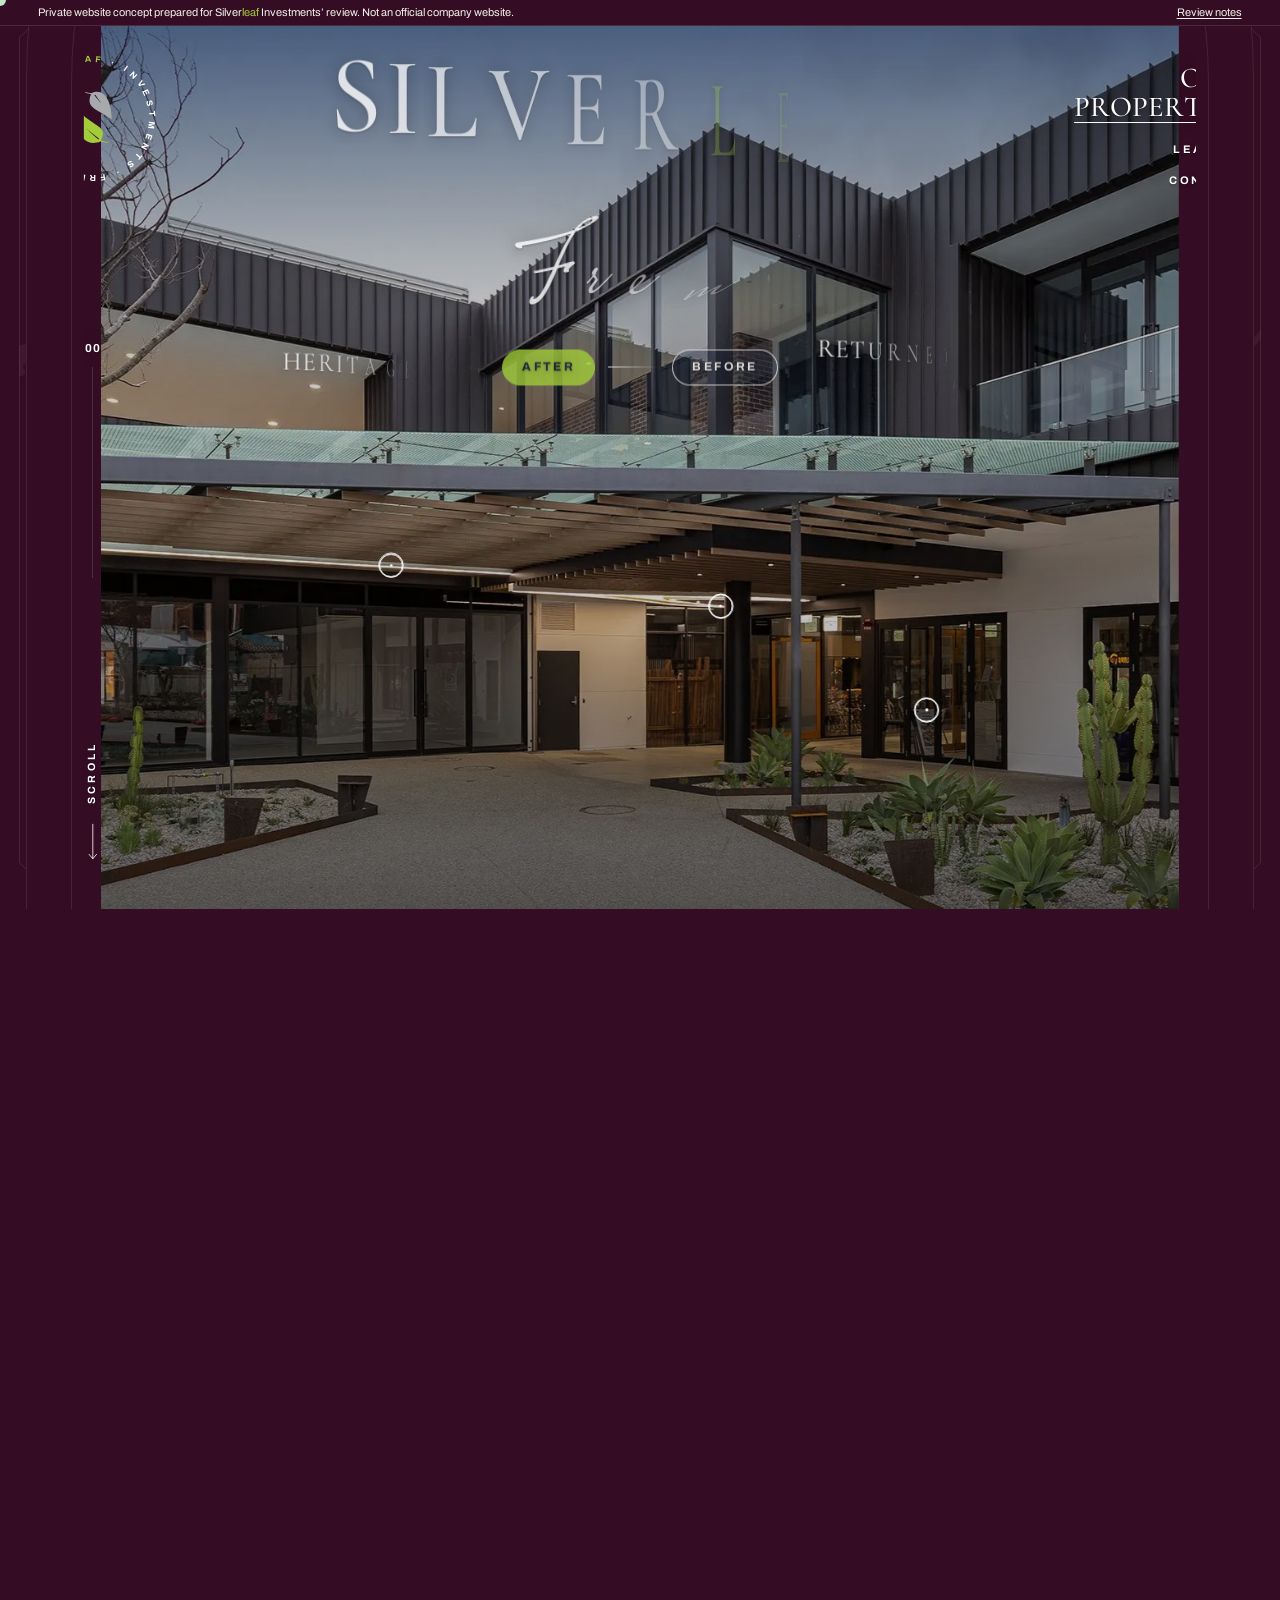
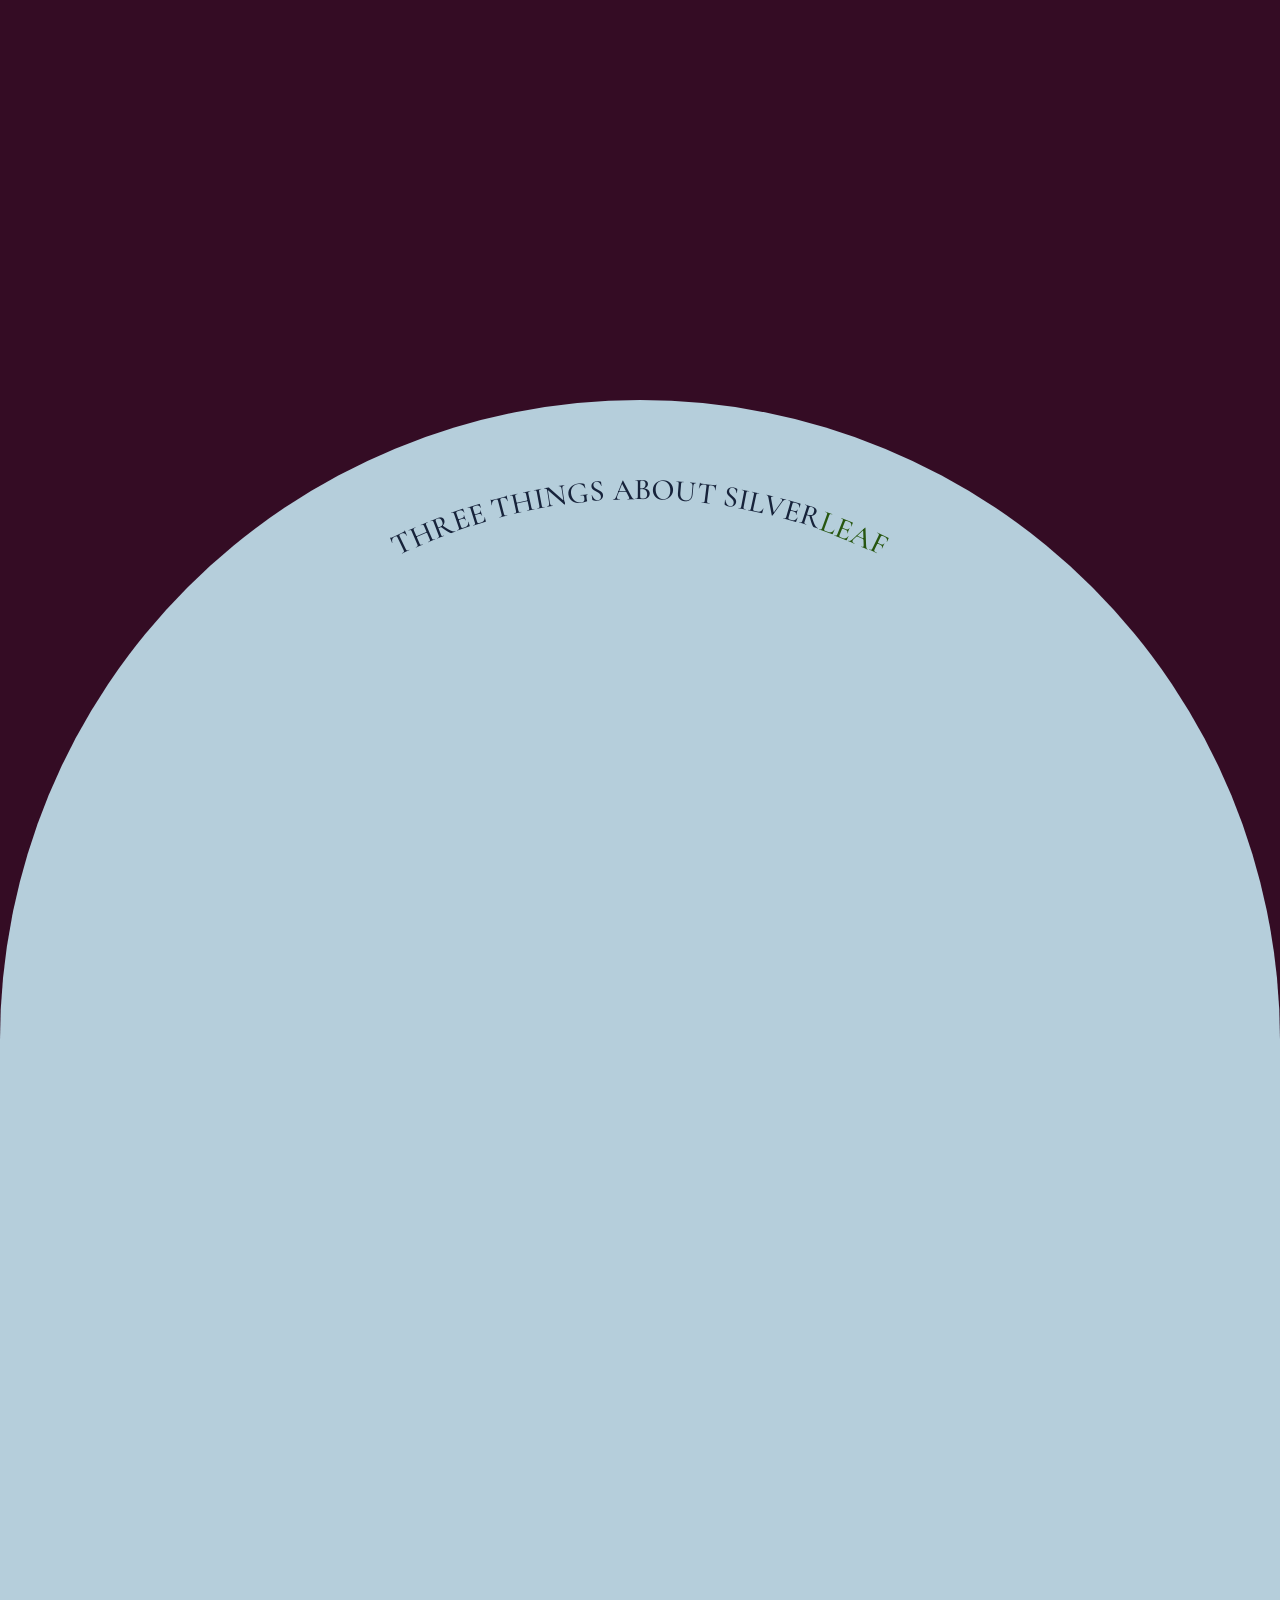
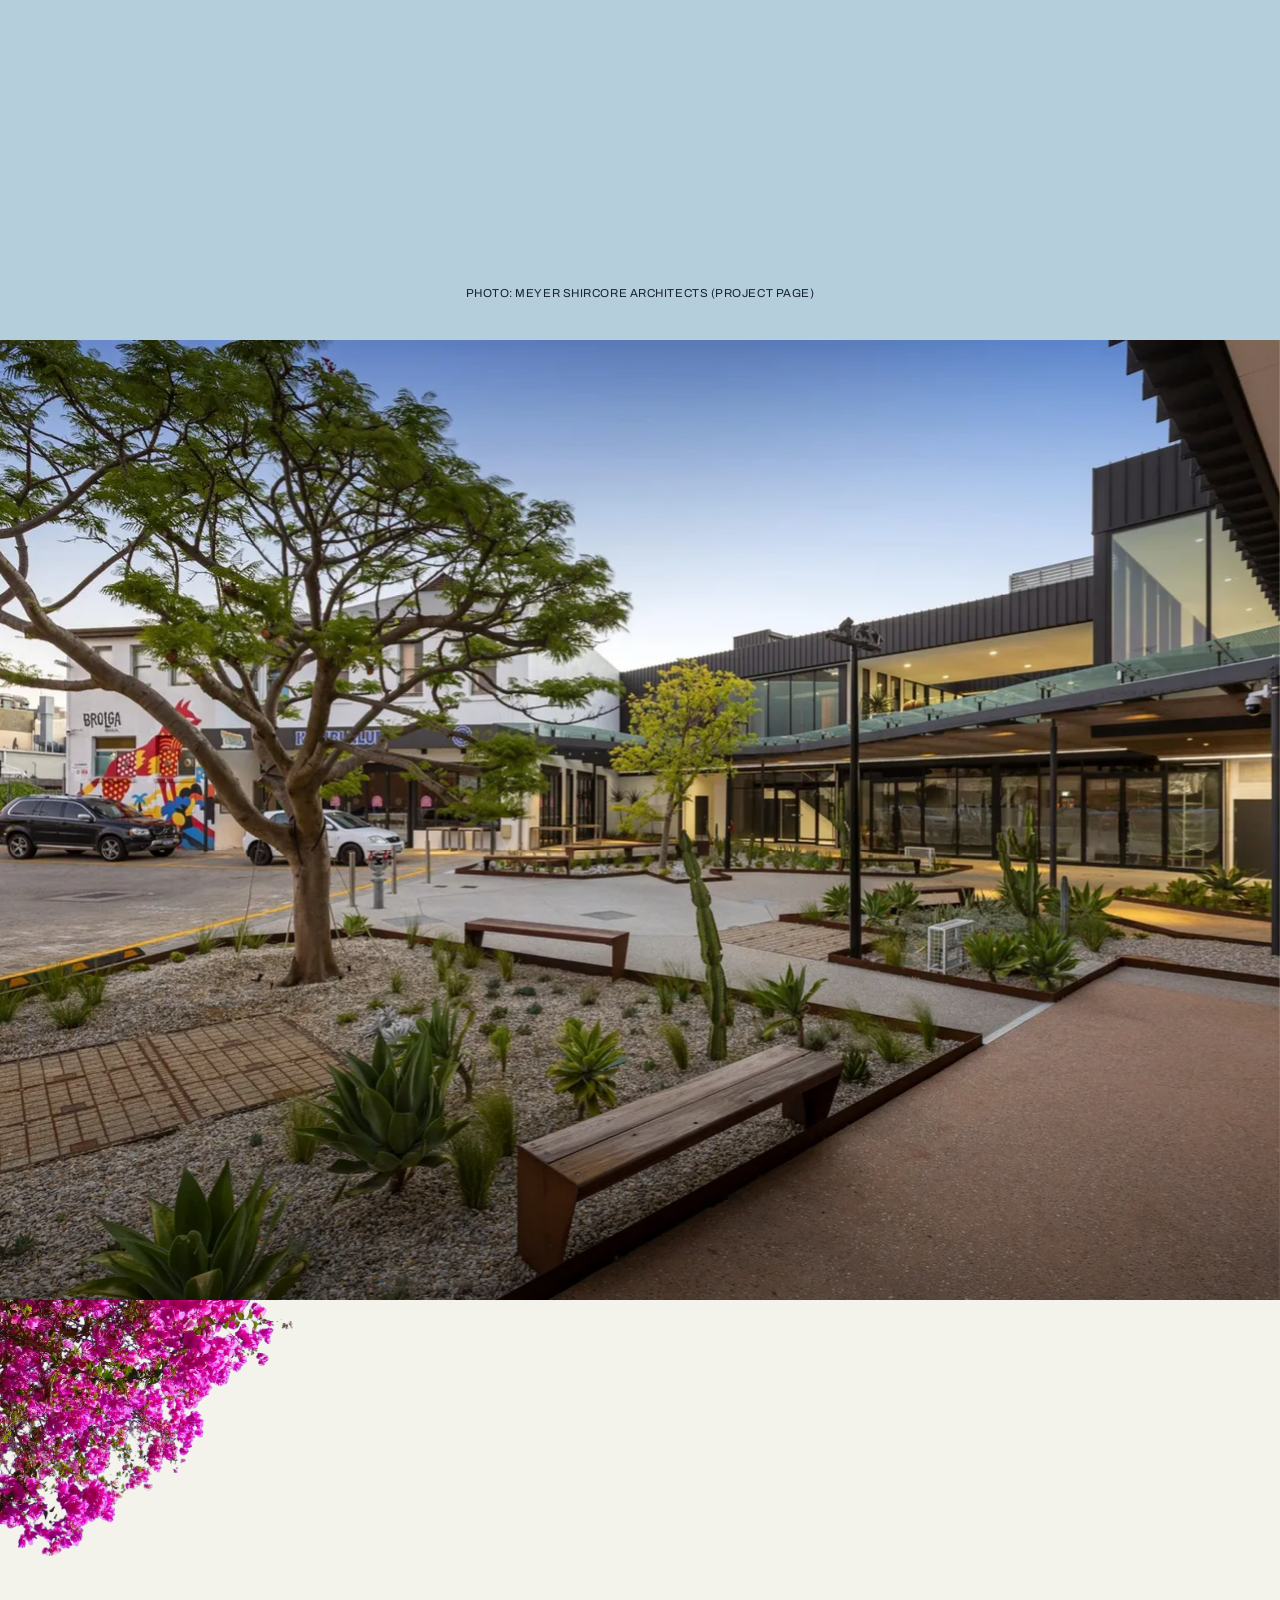
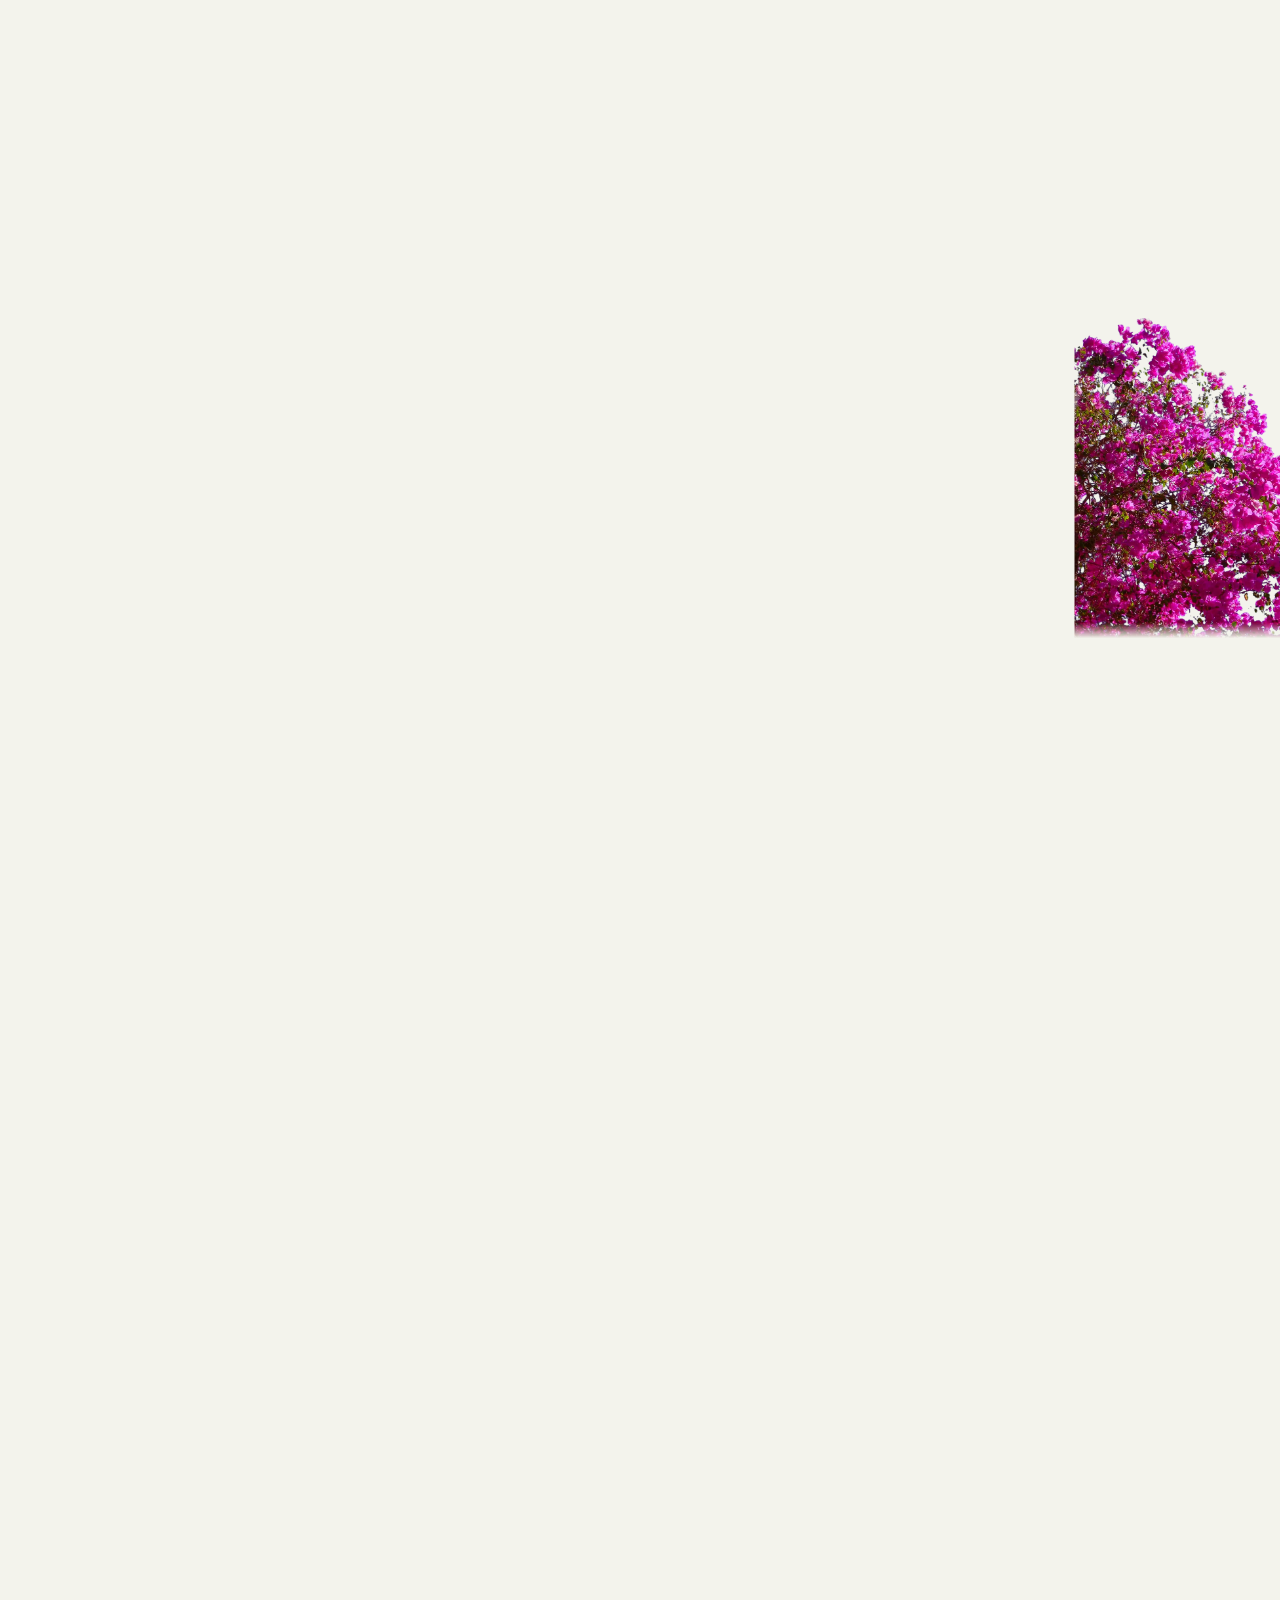
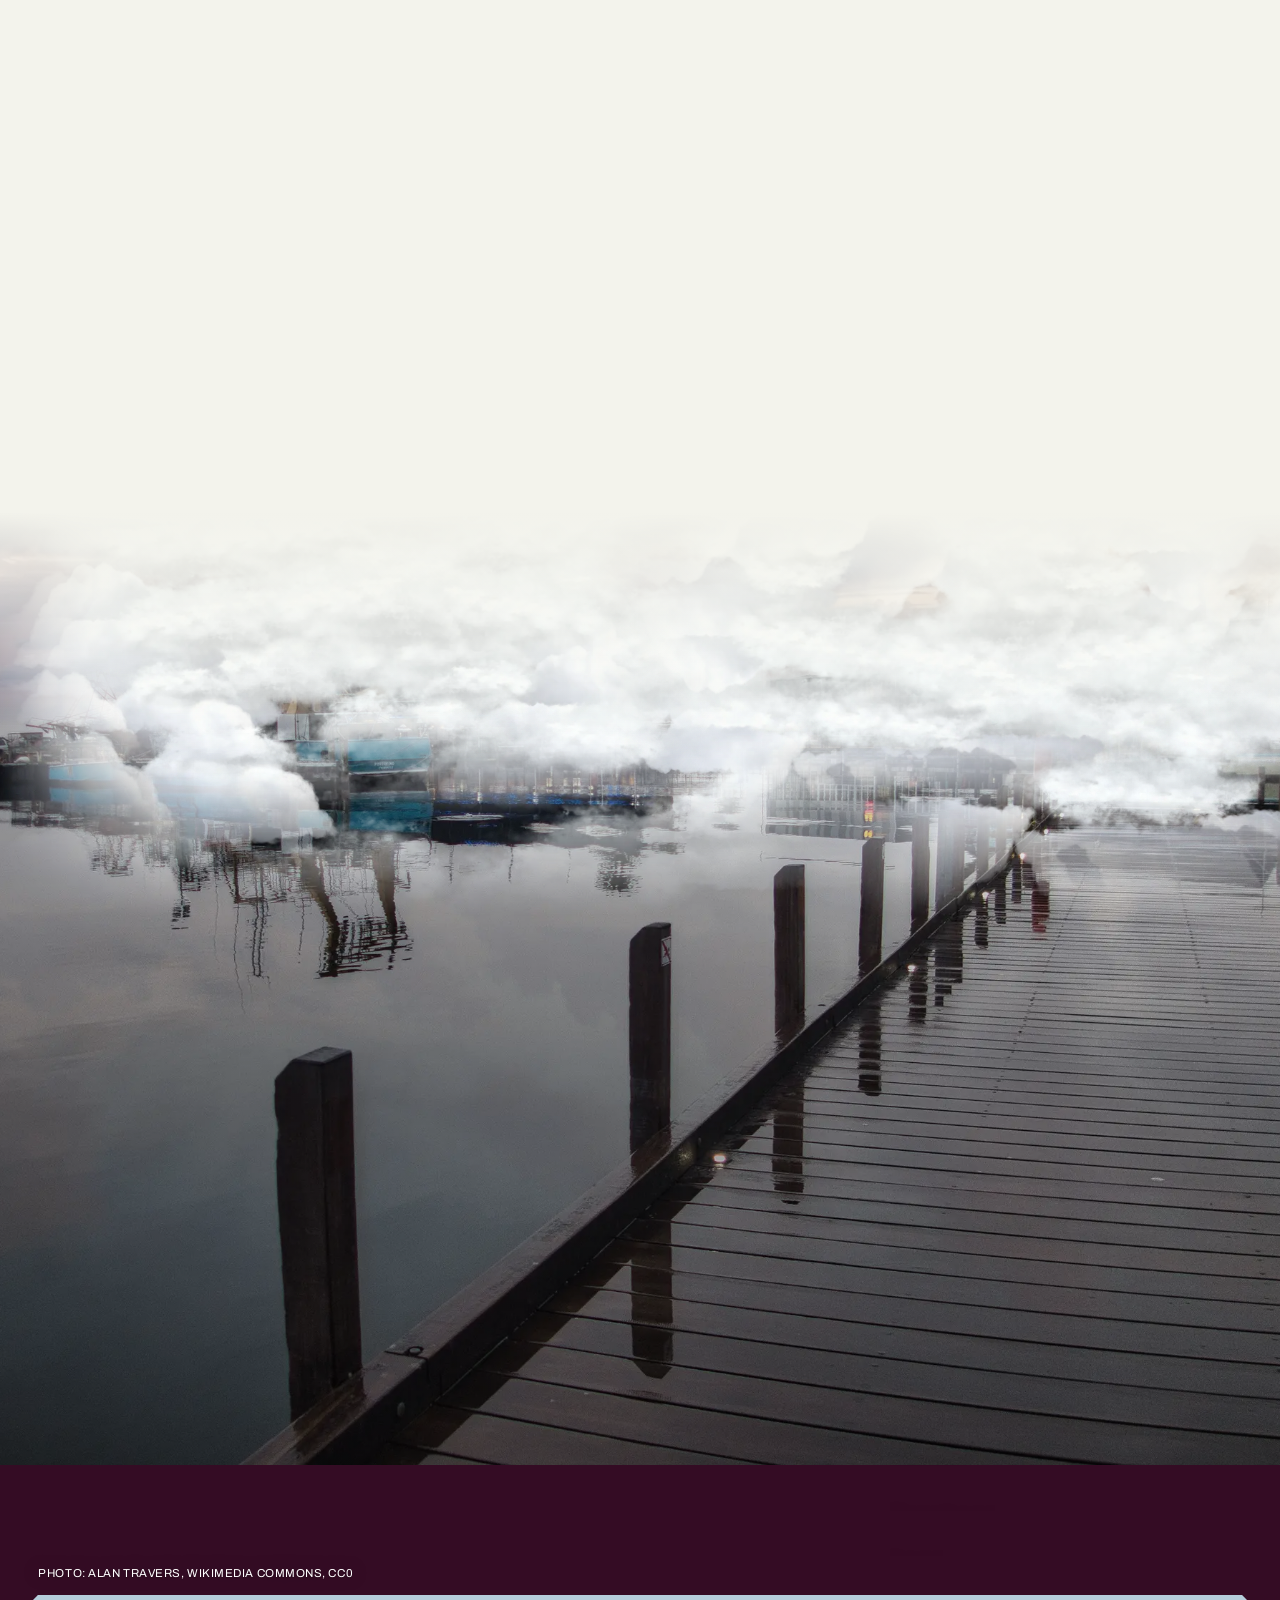
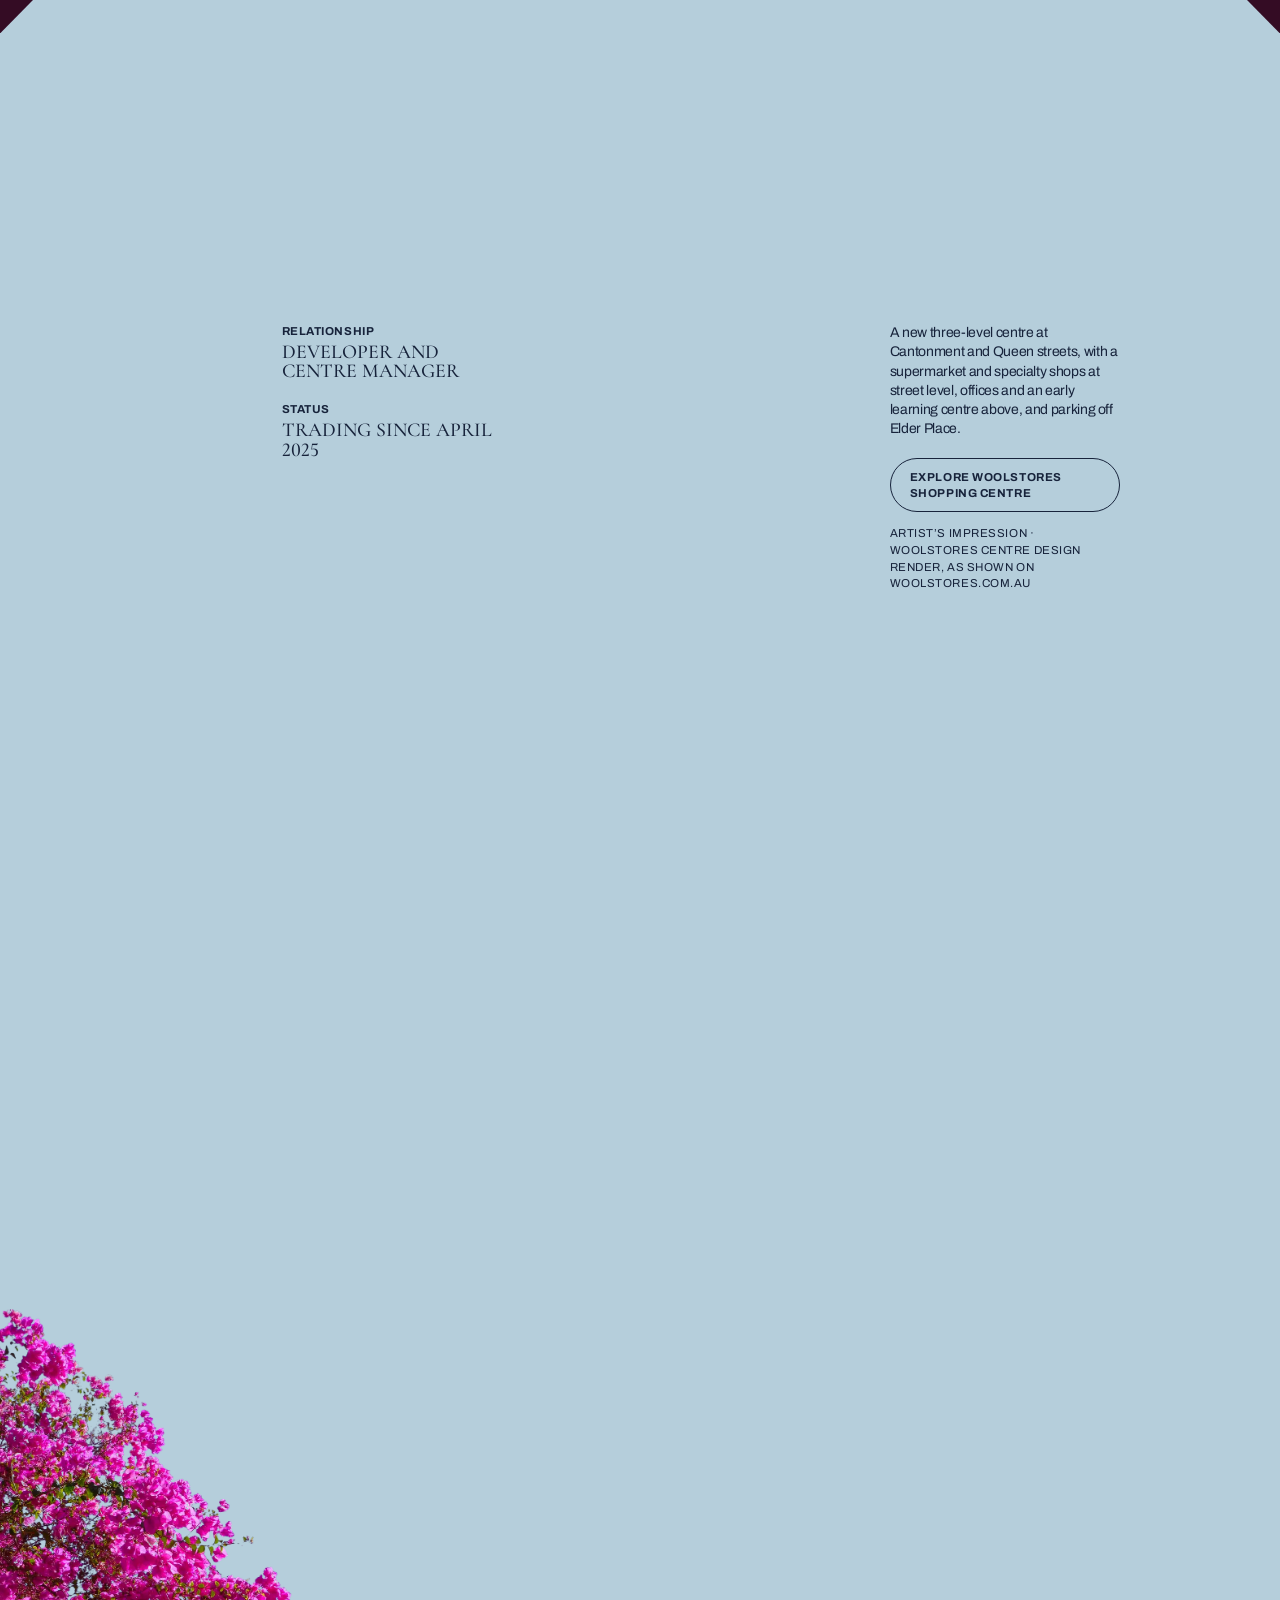
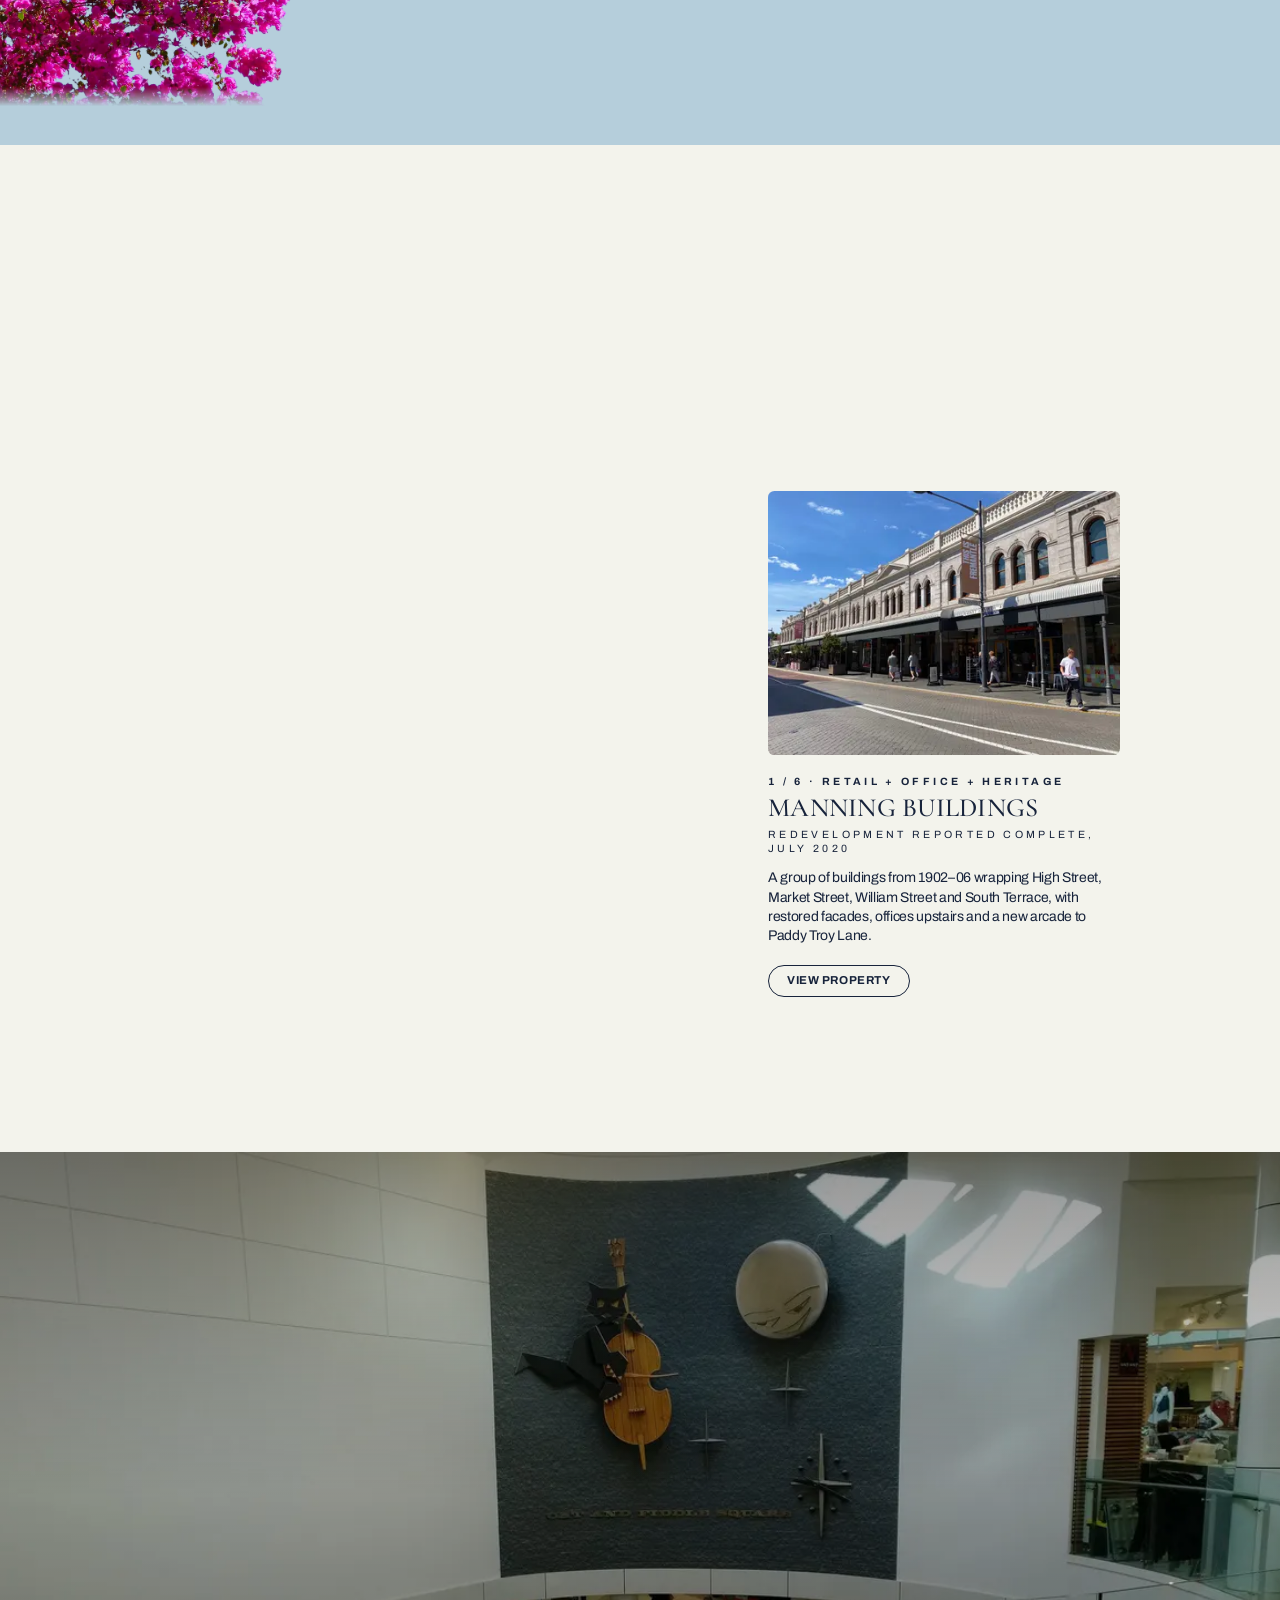
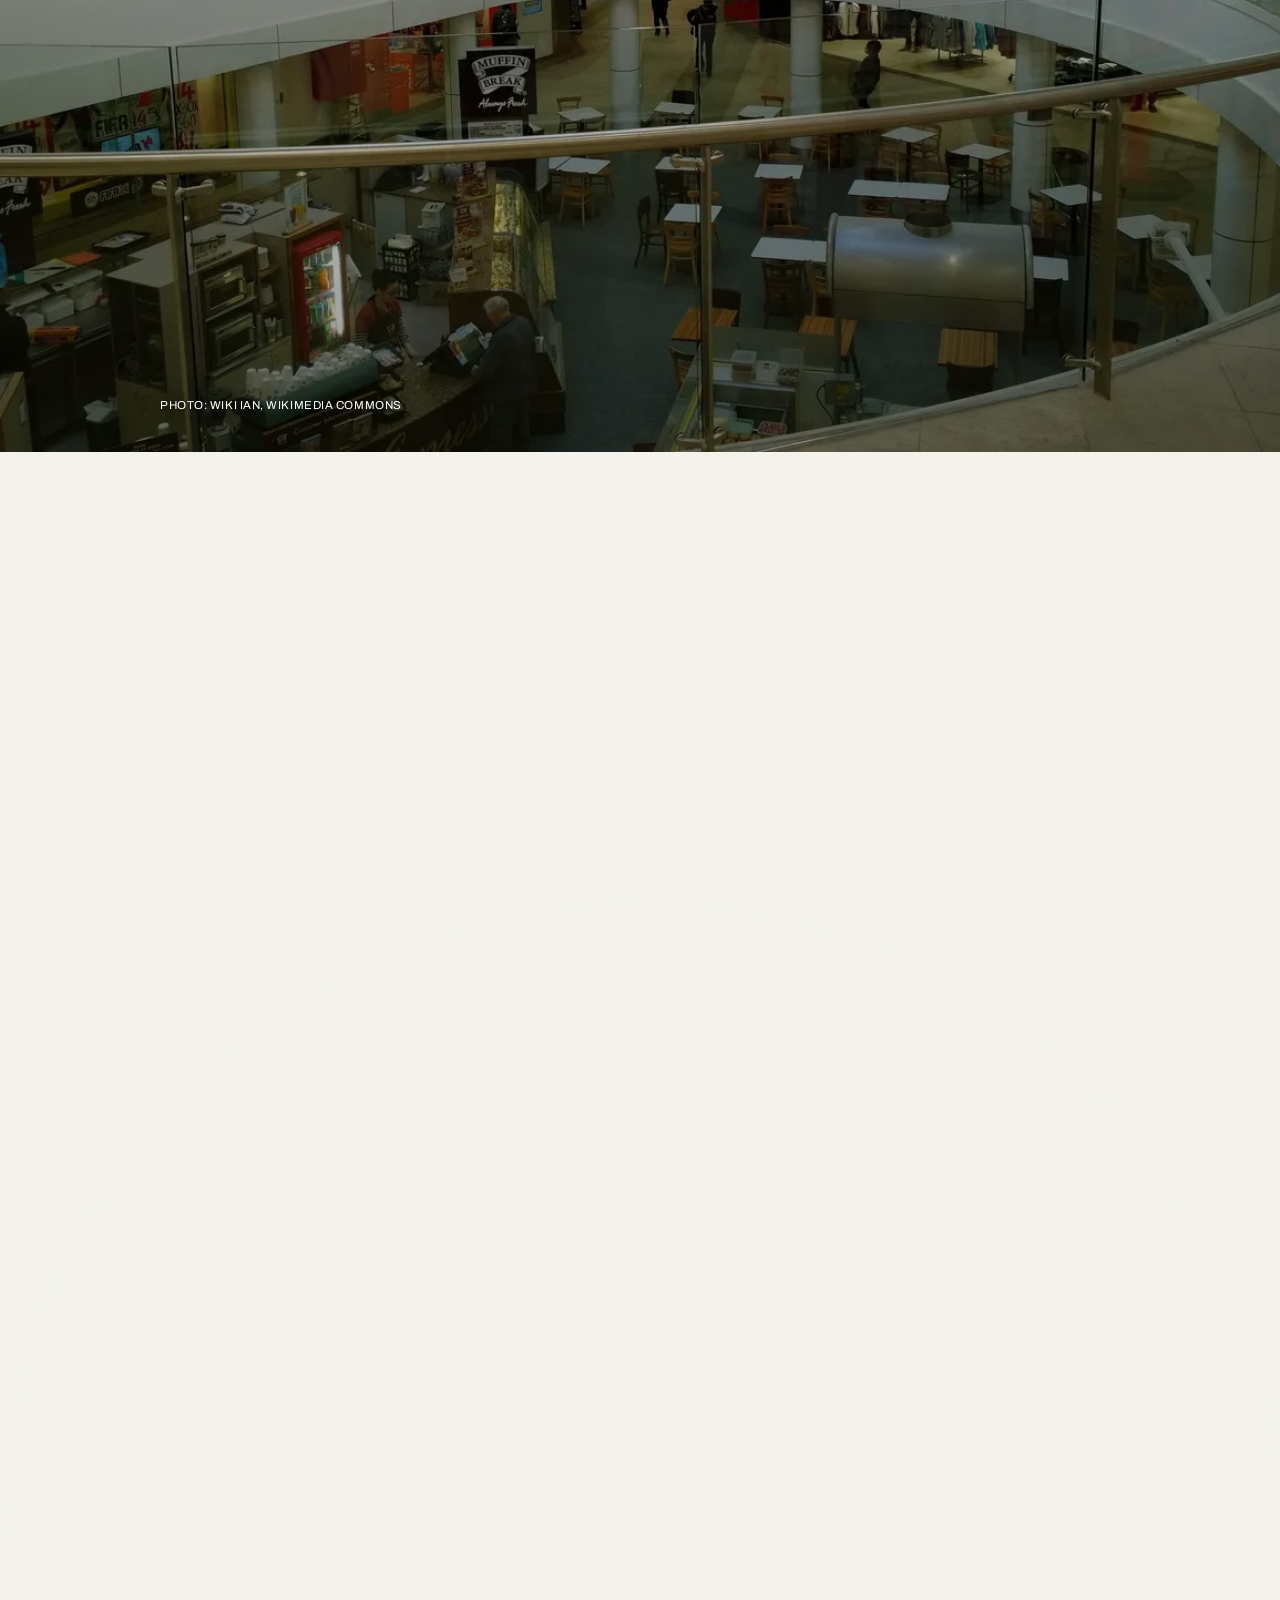
<file: index.html>
<!DOCTYPE html><html lang="en-AU" class="no-js"><head><meta charset="utf-8"><meta name="viewport" content="width=device-width, initial-scale=1"><title>Silverleaf Investments — Fremantle property (concept)</title><meta name="description" content="Silverleaf Investments develops, owns and manages retail, commercial and hospitality property in Fremantle, Perth and Hobart. Private review concept."><meta name="robots" content="noindex, nofollow, noarchive, nosnippet, noimageindex"><meta name="googlebot" content="noindex, nofollow"><meta property="og:type" content="website"><meta property="og:site_name" content="Silverleaf Investments"><meta property="og:locale" content="en_AU"><meta property="og:title" content="Silverleaf Investments — Fremantle property"><meta property="og:description" content="Silverleaf Investments develops, owns and manages retail, commercial and hospitality property in Fremantle, Perth and Hobart. Private review concept."><meta name="twitter:card" content="summary_large_image"><meta name="referrer" content="strict-origin-when-cross-origin"><meta name="theme-color" content="#340c24"><link rel="icon" href="favicon.svg" type="image/svg+xml"><link rel="preload" href="assets/cormorant-garamond-latin-wght-normal.CUoBjw-S.woff2" as="font" type="font/woff2" crossorigin><link rel="preload" href="assets/mrs-saint-delafield-latin-400-normal.DistX2Vi.woff2" as="font" type="font/woff2" crossorigin><link rel="preload" href="assets/archivo-latin-wdth-normal.DY7AcnAa.woff2" as="font" type="font/woff2" crossorigin><script>
      (function () {
        var r = document.documentElement;
        r.classList.remove('no-js');
        if ('scrollRestoration' in history) history.scrollRestoration = 'manual';
        var reduce = window.matchMedia('(prefers-reduced-motion: reduce)').matches;
        if (!reduce) r.classList.add('motion');
        // Arriving through the page-change wipe: start covered, and the stylesheet lifts the panel away.
        try {
          if (!reduce && sessionStorage.getItem('sl-wipe')) {
            sessionStorage.removeItem('sl-wipe');
            r.classList.add('wipe-in');
          }
        } catch (e) {
          /* storage unavailable: no arrival wipe */
        }
        r.style.setProperty('--svh', window.innerHeight + 'px');
        // Failsafe: if the motion script never runs, show everything.
        setTimeout(function () {
          if (!r.classList.contains('motion-ready')) r.classList.remove('motion');
        }, 4000);
      })();
    </script><link rel="stylesheet" href="assets/EraLayout.7Xu97_WC.css"><link rel="stylesheet" href="assets/index.CTBLSMr2.css"><style>.decor i{display:block;position:absolute}.decor .dt,.decor .db{left:var(--dc);right:var(--dc);background:currentColor;height:1px}.decor .dt{top:0}.decor .db{bottom:0}.decor .dl,.decor .dr{top:var(--dc);bottom:var(--dc);background:currentColor;width:1px}.decor .dl{left:0}.decor .dr{right:0}.decor .dc{width:var(--dc);height:var(--dc)}.decor .tl{background:linear-gradient(to bottom right,#0000 calc(50% - .6px),currentColor calc(50% - .6px) calc(50% + .6px),#0000 calc(50% + .6px));top:0;left:0}.decor .br{background:linear-gradient(to bottom right,#0000 calc(50% - .6px),currentColor calc(50% - .6px) calc(50% + .6px),#0000 calc(50% + .6px));bottom:0;right:0}.decor .tr{background:linear-gradient(to bottom left,#0000 calc(50% - .6px),currentColor calc(50% - .6px) calc(50% + .6px),#0000 calc(50% + .6px));top:0;right:0}.decor .bl{background:linear-gradient(to bottom left,#0000 calc(50% - .6px),currentColor calc(50% - .6px) calc(50% + .6px),#0000 calc(50% + .6px));bottom:0;left:0}
.amen-area{height:calc(var(--vh) * 2.5 + 50rem);position:relative}.amen-screen{position:sticky;top:0}.amen-s{height:var(--vh);position:relative}.amen-cms{height:100%;position:relative}.amen-item{height:100%;display:none;position:absolute;inset:0}.amen-item:first-child{display:block;position:relative}.amen-slide{z-index:0;flex-direction:column;justify-content:flex-end;height:100%;display:flex;position:relative}.amen-slide__b{z-index:1;position:relative}.amen-slide__label{grid-area:1/2/2/6}.amen-slide__desc{grid-area:2/2/3/6}.amen-item--text .amen-slide__img:after{content:"";z-index:1;pointer-events:none;background:linear-gradient(to top right,#0009,#0000 65%);position:absolute;inset:0}.amen-para+.amen-para{margin-top:var(--s12)}.amen-para{max-width:52ch}.amen-credit{margin-top:var(--s16)}.amen-slide__img{z-index:0;top:0;bottom:0;left:calc(var(--off) * -1);right:calc(var(--off) * -1);position:absolute}.amen-tabs-w{z-index:1;left:0;right:0;top:var(--s160);position:absolute}.amen-tabs{grid-area:1/7/2/10;position:relative}.amen-tabs__list{flex-direction:column;align-items:flex-start;display:flex}.amen-tab{text-align:left;opacity:.4;transition:opacity var(--dur-s) var(--e-out)}.amen-tab:hover,.amen-tab.is-active{opacity:1}.amen-tabs__line{top:0;bottom:0;left:calc(var(--s16) * -1);background:var(--line);width:1.25px;position:absolute}.amen-tabs__hilight{width:100%;height:calc(40 * var(--u));background:var(--fg);border-radius:2px}.amen-btn-w{z-index:2;left:0;right:0;bottom:var(--s48);pointer-events:none;position:absolute}.amen-btn{pointer-events:auto;grid-area:1/8/2/10}.amen-themes{inset:0 0 var(--vh) 0}.amen-themes__light{height:35rem}@media (width<=991px){.amen-slide__label{grid-area:1/2/2/5}.amen-slide__desc{grid-area:2/1/3/5}.amen-tabs-w{top:var(--s272)}.amen-tabs{grid-area:1/2/2/5}}
.logo-lockup{width:100%;height:auto;display:block;overflow:visible}.cta-w{position:relative}.cta-s{z-index:1;aspect-ratio:144/168;pointer-events:none;position:relative}.cta-desc{pointer-events:auto;grid-area:1/4/2/8}.cta-sec .lf{text-shadow:0 0 10px #0000008c}.cta-sec .grad.top{background-image:linear-gradient(#0000009e,#00000040 60%,#0000)}.cta-title{pointer-events:auto;grid-area:1/3/2/9}.cta-btn{flex-direction:column;align-items:center;display:flex}.img-p{object-fit:cover;flex:none;width:100%;height:140%}.cta-credit{z-index:2;left:var(--off);bottom:calc(var(--off) + var(--cell-v) * 2 + var(--gap) + var(--s16));position:absolute}.ftr-w{margin-top:calc((var(--off) + var(--cell-v) * 2 + var(--gap)) * -1);position:relative}.ftr-top{z-index:1200;left:0;top:calc(100% - var(--off));height:var(--cell-h);transform-origin:0 0;align-items:center;gap:var(--s24);color:var(--fg);position:absolute;transform:rotate(-90deg)}.ftr-top .sdown__arrow{transform:none}.ftr-s{z-index:1;height:var(--vh);flex-direction:column;justify-content:space-between;display:flex;position:relative}.ftr-s__t{flex:1}.ftr-s__b{flex-direction:column;flex:1;justify-content:flex-end;display:flex}.ftr-contact{flex-direction:column;grid-area:1/3/2/9;align-items:center;display:flex}.ftr-logo{width:calc(150 * var(--u));color:var(--fg)}.ftr-phone{color:var(--fg);white-space:nowrap}.ftr-address{padding:0 var(--s48);text-align:center;flex-direction:column;grid-area:2/5/3/7;align-items:center;display:flex}.ftr-info{flex-direction:column;grid-area:1/3/2/6;justify-content:flex-end;display:flex}.ftr-credits{flex-direction:column;grid-area:1/6/2/9;justify-content:flex-end;align-items:flex-end;display:flex}.ftr-bg{z-index:-1;bottom:100%;left:calc(var(--off) * -1);right:calc(var(--off) * -1);height:calc(var(--vh) * 2);background:var(--bg);position:absolute}@media (width<=991px){.cta-s{aspect-ratio:2/6}.cta-desc,.cta-title,.ftr-contact{grid-area:1/1/2/5}.ftr-address{margin:0 calc(var(--gap) * -1);grid-area:2/2/3/4;padding:0}.ftr-info{grid-area:1/1/2/3}.ftr-credits{grid-area:1/3/2/5}}
.btn-list{gap:var(--s8);flex-wrap:wrap;display:flex}.btn-list.center{justify-content:center}.btn{height:calc(40 * var(--u));padding:var(--s12) var(--s24);border-radius:calc(40 * var(--u));color:var(--fg);white-space:nowrap;pointer-events:auto;justify-content:center;align-items:center;display:inline-flex;position:relative}.btn--circle{width:calc(40 * var(--u));padding:0 var(--s12)}.btn__label{z-index:1;transition:color var(--dur-m) var(--e-out);position:relative;overflow:clip}.btn__bg{z-index:0;border:1px solid var(--fg);border-radius:inherit;position:absolute;inset:0;overflow:clip}.btn__fill{background:var(--fg);height:100%;transition:transform var(--dur-m) var(--e-out), border-radius var(--dur-m) var(--e-out);border-radius:50% 50% 0 0;position:absolute;top:0;left:0;right:0;transform:translateY(101%)}@media (width>=992px){.btn:hover .btn__label{color:var(--bg)}.btn:hover .btn__fill{border-radius:0;transform:translateY(0)}}.btn[disabled]{opacity:.4;cursor:not-allowed}@media (width<=991px){.btn{height:calc(48 * var(--u));padding:var(--s12) var(--s24);border-radius:calc(48 * var(--u))}.btn--circle{width:calc(48 * var(--u))}}
</style></head><body class="on-light"><a class="skip" href="#main">Skip to content</a><aside class="notice" aria-label="Concept notice"><span>Private website concept prepared for Silver<span class="lf">leaf</span> Investments’ review. Not an official company website.</span><a href="review-notes/index.html">Review notes</a></aside><header class="hdr"><a class="hdr-logo on-color" data-theme href="./" aria-label="Silverleaf Investments, home"><span class="symbol hdr-logo__sym"><svg class="logo-mark leaf-mark" viewBox="31.42 0.2 40 40" aria-hidden="true"><path fill="var(--logo-grey, #A7A9AC)" fill-rule="evenodd" d="M50.718 1.905 C44.854 14.170 57.644 14.059 66.083 22.031 C66.268 8.605 60.378 -2.847 50.718 1.905Z M52.982 3.493 L53.197 3.773 L53.413 4.052 L53.632 4.330 L53.851 4.607 L54.072 4.882 L54.294 5.156 L54.518 5.429 L54.743 5.700 L54.970 5.970 L55.198 6.239 L55.427 6.507 L55.658 6.773 L55.890 7.037 L56.123 7.301 L56.358 7.563 L56.594 7.824 L56.831 8.084 L57.070 8.342 L57.310 8.599 L57.552 8.854 L57.795 9.109 L58.039 9.362 L58.285 9.613 L58.315 9.587 L58.096 9.312 L57.878 9.036 L57.662 8.759 L57.448 8.482 L57.236 8.203 L57.025 7.923 L56.815 7.642 L56.607 7.360 L56.401 7.077 L56.196 6.793 L55.993 6.508 L55.792 6.222 L55.592 5.935 L55.394 5.648 L55.197 5.359 L55.002 5.069 L54.809 4.778 L54.617 4.486 L54.427 4.193 L54.238 3.899 L54.051 3.604 L53.866 3.308 L53.681 3.010Z"></path><path fill="var(--logo-grey, #A7A9AC)" d="M53.302 1.922 L52.980 1.925 L52.662 1.924 L52.344 1.919 L52.027 1.910 L51.710 1.897 L51.394 1.880 L51.077 1.858 L50.762 1.833 L50.447 1.804 L50.132 1.770 L49.817 1.733 L49.503 1.691 L49.190 1.645 L48.876 1.595 L48.564 1.541 L48.251 1.483 L47.939 1.421 L47.628 1.355 L47.317 1.285 L47.006 1.210 L46.696 1.132 L46.386 1.049 L46.075 0.961 L45.925 1.439 L46.233 1.546 L46.544 1.649 L46.856 1.748 L47.168 1.844 L47.482 1.935 L47.796 2.022 L48.112 2.105 L48.428 2.184 L48.745 2.259 L49.064 2.329 L49.383 2.396 L49.703 2.458 L50.024 2.517 L50.346 2.571 L50.669 2.621 L50.993 2.667 L51.317 2.709 L51.643 2.746 L51.970 2.780 L52.297 2.809 L52.625 2.834 L52.955 2.855 L53.282 2.872Z"></path><path fill="var(--leaf, #A2CC3A)" fill-rule="evenodd" d="M57.532 38.500 C64.951 23.866 48.748 29.249 36.760 8.724 C37.833 27.298 42.806 44.085 57.532 38.500Z M56.430 36.212 L56.016 35.909 L55.604 35.606 L55.193 35.301 L54.784 34.995 L54.375 34.687 L53.968 34.377 L53.561 34.067 L53.156 33.754 L52.752 33.440 L52.349 33.125 L51.947 32.808 L51.547 32.489 L51.147 32.169 L50.749 31.848 L50.351 31.525 L49.955 31.200 L49.560 30.874 L49.166 30.546 L48.773 30.217 L48.382 29.887 L47.991 29.554 L47.602 29.221 L47.214 28.885 L47.186 28.915 L47.551 29.276 L47.917 29.636 L48.284 29.994 L48.652 30.352 L49.022 30.707 L49.393 31.062 L49.766 31.415 L50.140 31.767 L50.515 32.117 L50.891 32.466 L51.269 32.814 L51.648 33.160 L52.028 33.505 L52.410 33.849 L52.793 34.191 L53.178 34.532 L53.563 34.872 L53.950 35.210 L54.339 35.547 L54.728 35.882 L55.119 36.216 L55.512 36.549 L55.905 36.880Z"></path><path fill="var(--leaf, #A2CC3A)" d="M56.141 37.900 L56.449 38.012 L56.760 38.121 L57.073 38.226 L57.386 38.327 L57.700 38.423 L58.014 38.516 L58.330 38.604 L58.646 38.688 L58.963 38.768 L59.280 38.843 L59.599 38.915 L59.918 38.982 L60.238 39.045 L60.559 39.104 L60.880 39.159 L61.202 39.210 L61.525 39.256 L61.849 39.299 L62.173 39.337 L62.498 39.371 L62.824 39.401 L63.150 39.427 L63.476 39.449 L63.524 38.951 L63.204 38.910 L62.886 38.866 L62.569 38.817 L62.254 38.764 L61.940 38.708 L61.627 38.647 L61.316 38.583 L61.006 38.515 L60.696 38.442 L60.389 38.366 L60.082 38.286 L59.776 38.202 L59.472 38.114 L59.169 38.022 L58.867 37.926 L58.567 37.826 L58.267 37.722 L57.969 37.615 L57.672 37.503 L57.376 37.388 L57.081 37.269 L56.788 37.146 L56.493 37.017Z"></path></svg></span><span class="hdr-logo__ring" data-logo-ring aria-hidden="true"><svg viewBox="0 0 120 120"><defs><path id="ring" d="M60,60 m-47,0 a47,47 0 1,1 94,0 a47,47 0 1,1 -94,0"></path></defs><text><textPath href="#ring" startOffset="0" textLength="292">SILVER<tspan class="ring-leaf">LEAF</tspan> · INVESTMENTS · FREMANTLE · </textPath></text></svg></span></a><nav class="hdr-nav on-color" data-theme aria-label="Main"><div class="hdr-nav__list desk-f"><a class="u-link hdr-nav__main h6" href="portfolio/index.html"><span class="u-link__t">Our<br>Properties</span><span class="u-link__line" aria-hidden="true"></span></a><span class="u24" aria-hidden="true"></span><a class="nav-l2 l2" href="leasing/index.html"><span class="roll"><span class="roll__t">Leasing</span><span class="roll__t" aria-hidden="true">Leasing</span></span></a><span class="nav-gap" aria-hidden="true"></span><a class="nav-l2 l2" href="contact/index.html"><span class="roll"><span class="roll__t">Contact</span><span class="roll__t" aria-hidden="true">Contact</span></span></a></div><button class="hdr-menu-btn mob-f l2" type="button" aria-expanded="false" aria-controls="menu" data-menu-btn><span data-menu-label>Menu</span><span class="hdr-menu-btn__ico" aria-hidden="true"><i></i><i></i></span></button></nav></header><div class="sbar-w on-color desk-f" data-theme aria-hidden="true"><div class="sbar" data-sbar><div class="sbar__track"></div><div class="sbar__fill"></div><div class="sbar__thumb" data-sbar-thumb><span class="l1 ac" data-sbar-label>00</span></div></div></div><div class="sdown on-color desk-f" data-theme aria-hidden="true"><span class="sdown__arrow"><svg viewBox="0 0 48 12"><path d="M0 6h44M38 1l6 5-6 5" fill="none" stroke="currentColor" stroke-width="1"></path></svg></span><span class="l2">Scroll</span></div><div class="menu on-color" id="menu" data-menu hidden><nav class="menu__list" aria-label="Menu"><a class="h3" href="./">Home</a><a class="h3" href="portfolio/index.html">Our properties</a><a class="h3" href="about/index.html">About</a><a class="h3" href="leasing/index.html">Leasing</a><a class="h3" href="contact/index.html">Contact</a></nav><p class="l1 menu__foot">Level 2, 25 Cantonment Street, Fremantle WA 6160<br><a href="tel:+61893355492">08 9335 5492</a></p></div><div class="tips" data-tips aria-hidden="true"></div><main id="main" tabindex="-1"><div class="pre on-dark" data-preloader style="--arch-mask:url(&quot;data:image/svg+xml,%3Csvg xmlns='http://www.w3.org/2000/svg' viewBox='0 0 560 2592' preserveAspectRatio='none'%3E%3Cpath d='M0 0H280A280 280 0 0 0 0 280Z M560 0H280A280 280 0 0 1 560 280Z' fill='white'/%3E%3C/svg%3E&quot;)" aria-hidden="true"><div class="pre__ctn ctn"><div class="pre__t"><div class="u48"></div><div class="s-logo"><span class="symbol" data-part="ctn"><svg class="logo-mark leaf-mark" viewBox="31.42 0.2 40 40" aria-hidden="true"><path fill="var(--logo-grey, #A7A9AC)" fill-rule="evenodd" d="M50.718 1.905 C44.854 14.170 57.644 14.059 66.083 22.031 C66.268 8.605 60.378 -2.847 50.718 1.905Z M52.982 3.493 L53.197 3.773 L53.413 4.052 L53.632 4.330 L53.851 4.607 L54.072 4.882 L54.294 5.156 L54.518 5.429 L54.743 5.700 L54.970 5.970 L55.198 6.239 L55.427 6.507 L55.658 6.773 L55.890 7.037 L56.123 7.301 L56.358 7.563 L56.594 7.824 L56.831 8.084 L57.070 8.342 L57.310 8.599 L57.552 8.854 L57.795 9.109 L58.039 9.362 L58.285 9.613 L58.315 9.587 L58.096 9.312 L57.878 9.036 L57.662 8.759 L57.448 8.482 L57.236 8.203 L57.025 7.923 L56.815 7.642 L56.607 7.360 L56.401 7.077 L56.196 6.793 L55.993 6.508 L55.792 6.222 L55.592 5.935 L55.394 5.648 L55.197 5.359 L55.002 5.069 L54.809 4.778 L54.617 4.486 L54.427 4.193 L54.238 3.899 L54.051 3.604 L53.866 3.308 L53.681 3.010Z"></path><path fill="var(--logo-grey, #A7A9AC)" d="M53.302 1.922 L52.980 1.925 L52.662 1.924 L52.344 1.919 L52.027 1.910 L51.710 1.897 L51.394 1.880 L51.077 1.858 L50.762 1.833 L50.447 1.804 L50.132 1.770 L49.817 1.733 L49.503 1.691 L49.190 1.645 L48.876 1.595 L48.564 1.541 L48.251 1.483 L47.939 1.421 L47.628 1.355 L47.317 1.285 L47.006 1.210 L46.696 1.132 L46.386 1.049 L46.075 0.961 L45.925 1.439 L46.233 1.546 L46.544 1.649 L46.856 1.748 L47.168 1.844 L47.482 1.935 L47.796 2.022 L48.112 2.105 L48.428 2.184 L48.745 2.259 L49.064 2.329 L49.383 2.396 L49.703 2.458 L50.024 2.517 L50.346 2.571 L50.669 2.621 L50.993 2.667 L51.317 2.709 L51.643 2.746 L51.970 2.780 L52.297 2.809 L52.625 2.834 L52.955 2.855 L53.282 2.872Z"></path><path fill="var(--leaf, #A2CC3A)" fill-rule="evenodd" d="M57.532 38.500 C64.951 23.866 48.748 29.249 36.760 8.724 C37.833 27.298 42.806 44.085 57.532 38.500Z M56.430 36.212 L56.016 35.909 L55.604 35.606 L55.193 35.301 L54.784 34.995 L54.375 34.687 L53.968 34.377 L53.561 34.067 L53.156 33.754 L52.752 33.440 L52.349 33.125 L51.947 32.808 L51.547 32.489 L51.147 32.169 L50.749 31.848 L50.351 31.525 L49.955 31.200 L49.560 30.874 L49.166 30.546 L48.773 30.217 L48.382 29.887 L47.991 29.554 L47.602 29.221 L47.214 28.885 L47.186 28.915 L47.551 29.276 L47.917 29.636 L48.284 29.994 L48.652 30.352 L49.022 30.707 L49.393 31.062 L49.766 31.415 L50.140 31.767 L50.515 32.117 L50.891 32.466 L51.269 32.814 L51.648 33.160 L52.028 33.505 L52.410 33.849 L52.793 34.191 L53.178 34.532 L53.563 34.872 L53.950 35.210 L54.339 35.547 L54.728 35.882 L55.119 36.216 L55.512 36.549 L55.905 36.880Z"></path><path fill="var(--leaf, #A2CC3A)" d="M56.141 37.900 L56.449 38.012 L56.760 38.121 L57.073 38.226 L57.386 38.327 L57.700 38.423 L58.014 38.516 L58.330 38.604 L58.646 38.688 L58.963 38.768 L59.280 38.843 L59.599 38.915 L59.918 38.982 L60.238 39.045 L60.559 39.104 L60.880 39.159 L61.202 39.210 L61.525 39.256 L61.849 39.299 L62.173 39.337 L62.498 39.371 L62.824 39.401 L63.150 39.427 L63.476 39.449 L63.524 38.951 L63.204 38.910 L62.886 38.866 L62.569 38.817 L62.254 38.764 L61.940 38.708 L61.627 38.647 L61.316 38.583 L61.006 38.515 L60.696 38.442 L60.389 38.366 L60.082 38.286 L59.776 38.202 L59.472 38.114 L59.169 38.022 L58.867 37.926 L58.567 37.826 L58.267 37.722 L57.969 37.615 L57.672 37.503 L57.376 37.388 L57.081 37.269 L56.788 37.146 L56.493 37.017Z"></path></svg></span></div></div><div class="pre__c grid"><div class="pre__side-l"><p class="c1 ac" data-part="h">Western</p></div><div class="pre__logo"><p class="h3 ac" data-part="h">Silver<span class="lf">leaf</span><br>Investments</p><div class="pre__logo-a"><p class="a2 ac" data-part="a">Fremantle</p></div></div><div class="pre__side-r"><p class="c1 ac" data-part="h">Australia</p></div></div><div class="pre__b"><div class="grid"><div class="s-title"><div class="pre__progress" data-part="line"><div class="pre__fill"><div class="pre__track"></div></div></div><div class="u32"></div><p class="l1 ac" data-part="p">Silver<span class="lf">leaf</span> Investments<br>Heritage returned to use.</p></div></div><div class="u48"></div></div></div><div class="pre__arches"><div class="pre__arch is-1"></div><div class="pre__arch is-2"></div></div><div class="pre__bg"><div class="pre__bg-a"><span class="pre__watermark">Fremantle</span></div><div class="pre__bg-decor"><span class="decor" style="--dc:var(--s24)" aria-hidden="true"><i class="dt"></i><i class="db"></i><i class="dl"></i><i class="dr"></i><i class="dc tl"></i><i class="dc tr"></i><i class="dc bl"></i><i class="dc br"></i></span></div></div></div><section class="section clip on-color hero-sec" aria-labelledby="hero-title"><div class="ctn"><div class="hero-area" data-hero><div class="hero-w" data-tabs-hero><div class="hero-s" data-hero-s><div class="u48"></div><div class="u272 mob"></div><div class="grid"><div class="hero-logo"><h1 id="hero-title" class="h1 ac" data-r="h">Silver<span class="lf">leaf</span><br>Investments</h1><div class="hero-logo__a"><p class="a2 ac" data-r="a">Fremantle</p></div></div></div><div class="u48"></div><div class="grid"><p class="hero-title h5"><span class="al" data-r="h">Heritage</span><span class="hero-tabs" data-r="ctn" role="tablist" aria-label="Manning Buildings photograph"><button class="hero-tab l2 is-active" type="button" role="tab" aria-selected="true" data-tab-trigger="after">After</button><span class="hero-tabs__div is-after" data-tabs-divider aria-hidden="true"></span><button class="hero-tab l2" type="button" role="tab" aria-selected="false" data-tab-trigger="before">Before</button></span><span class="ar" data-r="h">returned to use</span></p></div></div><div class="hero-bg" data-hero-bg><div class="hero-bg__master"><div class="hero-bg__img" data-hero-img><div class="pins desk"><button class="pin" type="button" style="left:57.5%;top:62.5%" data-pin data-tip-trigger="arcade" aria-label="A new arcade: A new arcade runs from High Street through to Paddy Troy Lane, with a courtyard behind."><span class="pin__dot"></span><span class="pin__bg"><span class="pin__pulse" data-pin-pulse></span><span class="pin__pulse" data-pin-pulse></span></span></button><button class="pin" type="button" style="left:26.9%;top:58.3%" data-pin data-tip-trigger="upstairs" aria-label="Offices upstairs: Upper floors of the 1902–06 buildings returned to use as offices, above shops at street level."><span class="pin__dot"></span><span class="pin__bg"><span class="pin__pulse" data-pin-pulse></span><span class="pin__pulse" data-pin-pulse></span></span></button><button class="pin" type="button" style="left:76.6%;top:73.2%" data-pin data-tip-trigger="facades" aria-label="Restored facades: Facades restored on High, Market and William streets and South Terrace; redevelopment reported complete in July 2020."><span class="pin__dot"></span><span class="pin__bg"><span class="pin__pulse" data-pin-pulse></span><span class="pin__pulse" data-pin-pulse></span></span></button></div><div class="hero-bg__tab" data-tab-content="after"><img class="img hero-img" data-tab-img src="assets/manning-rear-completed.WaDLQTPi_1CLs2x.webp" alt="The completed rear additions to the Manning Buildings: dark-clad upper offices above a glazed entry canopy and landscaped forecourt." width="2400" height="1600"></div><div class="hero-bg__tab is-hidden" data-tab-content="before"><img class="img hero-img" data-tab-img src="assets/manning-rear-2019.WifOejfQ_Z1GsUpq.webp" alt="Building site at the rear of the Manning Buildings on William Street in August 2019, with machinery in front of the old brick rear walls and the Town Hall clock tower behind." width="2400" height="1800" loading="lazy"></div><div class="grad top xvh"></div><div class="grad bot x6"></div><div class="grad bot x6"></div></div><div class="hero-b"><div class="hero-b__btn"><div class="btn-circle roll-trigger" data-btn-circle data-magnetic data-r="ctn"><span class="btn-circle__label l1" data-magnetic-inner aria-hidden="true"><span class="roll"><span class="roll__t">View properties</span><span class="roll__t" aria-hidden="true">View properties</span></span></span><span class="btn-circle__bg" aria-hidden="true"><svg viewBox="0 0 208 208"><circle class="arc" cx="104" cy="104" r="103.5" fill="none" stroke="currentColor" stroke-width="1" transform="rotate(-150 104 104)" style="stroke-dasharray:27.12 650.31"></circle><circle class="arc" cx="104" cy="104" r="103.5" fill="none" stroke="currentColor" stroke-width="1" transform="rotate(30 104 104)" style="stroke-dasharray:27.12 650.31"></circle><circle class="track" cx="104" cy="104" r="103.5" fill="none" stroke-width="1"></circle></svg></span><a class="btn-circle__link" href="portfolio/index.html" aria-label="View properties"></a></div></div><div class="u32"></div><p class="hero-credit l1 reg ac">Photos: Meyer Shircore Architects (project page) (after); Sam Wilson, Wikimedia Commons (before)</p><div class="u48"></div></div></div></div></div><div class="themes hero-themes" aria-hidden="true"><div class="themes__fill" data-bg="color"></div><div class="hero-themes__light" data-bg="light"></div></div></div></div><template data-tip-templates><div class="tip" data-tip="arcade"><div class="tip__card"><span class="decor" style="--dc:var(--s16)" aria-hidden="true"><i class="dt"></i><i class="db"></i><i class="dl"></i><i class="dr"></i><i class="dc tl"></i><i class="dc tr"></i><i class="dc bl"></i><i class="dc br"></i></span><p class="h5">A new arcade</p><p class="p1">A new arcade runs from High Street through to Paddy Troy Lane, with a courtyard behind.</p></div></div><div class="tip" data-tip="upstairs"><div class="tip__card"><span class="decor" style="--dc:var(--s16)" aria-hidden="true"><i class="dt"></i><i class="db"></i><i class="dl"></i><i class="dr"></i><i class="dc tl"></i><i class="dc tr"></i><i class="dc bl"></i><i class="dc br"></i></span><p class="h5">Offices upstairs</p><p class="p1">Upper floors of the 1902–06 buildings returned to use as offices, above shops at street level.</p></div></div><div class="tip" data-tip="facades"><div class="tip__card"><span class="decor" style="--dc:var(--s16)" aria-hidden="true"><i class="dt"></i><i class="db"></i><i class="dl"></i><i class="dr"></i><i class="dc tl"></i><i class="dc tr"></i><i class="dc bl"></i><i class="dc br"></i></span><p class="h5">Restored facades</p><p class="p1">Facades restored on High, Market and William streets and South Terrace; redevelopment reported complete in July 2020.</p></div></div></template></section><section class="section arch clip on-brand arch-sec" aria-labelledby="arch-title"><div class="ctn"><div class="arch-intro" data-arch-intro><div class="u48 mob"></div><div class="u272 mob"></div><div class="s-logo"><div class="s-logo__l"><p class="l1 ac" data-r="p">Fremantle</p></div><span class="symbol" data-r="ctn"><svg class="logo-mark leaf-mark" viewBox="31.42 0.2 40 40" aria-hidden="true"><path fill="var(--logo-grey, #A7A9AC)" fill-rule="evenodd" d="M50.718 1.905 C44.854 14.170 57.644 14.059 66.083 22.031 C66.268 8.605 60.378 -2.847 50.718 1.905Z M52.982 3.493 L53.197 3.773 L53.413 4.052 L53.632 4.330 L53.851 4.607 L54.072 4.882 L54.294 5.156 L54.518 5.429 L54.743 5.700 L54.970 5.970 L55.198 6.239 L55.427 6.507 L55.658 6.773 L55.890 7.037 L56.123 7.301 L56.358 7.563 L56.594 7.824 L56.831 8.084 L57.070 8.342 L57.310 8.599 L57.552 8.854 L57.795 9.109 L58.039 9.362 L58.285 9.613 L58.315 9.587 L58.096 9.312 L57.878 9.036 L57.662 8.759 L57.448 8.482 L57.236 8.203 L57.025 7.923 L56.815 7.642 L56.607 7.360 L56.401 7.077 L56.196 6.793 L55.993 6.508 L55.792 6.222 L55.592 5.935 L55.394 5.648 L55.197 5.359 L55.002 5.069 L54.809 4.778 L54.617 4.486 L54.427 4.193 L54.238 3.899 L54.051 3.604 L53.866 3.308 L53.681 3.010Z"></path><path fill="var(--logo-grey, #A7A9AC)" d="M53.302 1.922 L52.980 1.925 L52.662 1.924 L52.344 1.919 L52.027 1.910 L51.710 1.897 L51.394 1.880 L51.077 1.858 L50.762 1.833 L50.447 1.804 L50.132 1.770 L49.817 1.733 L49.503 1.691 L49.190 1.645 L48.876 1.595 L48.564 1.541 L48.251 1.483 L47.939 1.421 L47.628 1.355 L47.317 1.285 L47.006 1.210 L46.696 1.132 L46.386 1.049 L46.075 0.961 L45.925 1.439 L46.233 1.546 L46.544 1.649 L46.856 1.748 L47.168 1.844 L47.482 1.935 L47.796 2.022 L48.112 2.105 L48.428 2.184 L48.745 2.259 L49.064 2.329 L49.383 2.396 L49.703 2.458 L50.024 2.517 L50.346 2.571 L50.669 2.621 L50.993 2.667 L51.317 2.709 L51.643 2.746 L51.970 2.780 L52.297 2.809 L52.625 2.834 L52.955 2.855 L53.282 2.872Z"></path><path fill="var(--leaf, #A2CC3A)" fill-rule="evenodd" d="M57.532 38.500 C64.951 23.866 48.748 29.249 36.760 8.724 C37.833 27.298 42.806 44.085 57.532 38.500Z M56.430 36.212 L56.016 35.909 L55.604 35.606 L55.193 35.301 L54.784 34.995 L54.375 34.687 L53.968 34.377 L53.561 34.067 L53.156 33.754 L52.752 33.440 L52.349 33.125 L51.947 32.808 L51.547 32.489 L51.147 32.169 L50.749 31.848 L50.351 31.525 L49.955 31.200 L49.560 30.874 L49.166 30.546 L48.773 30.217 L48.382 29.887 L47.991 29.554 L47.602 29.221 L47.214 28.885 L47.186 28.915 L47.551 29.276 L47.917 29.636 L48.284 29.994 L48.652 30.352 L49.022 30.707 L49.393 31.062 L49.766 31.415 L50.140 31.767 L50.515 32.117 L50.891 32.466 L51.269 32.814 L51.648 33.160 L52.028 33.505 L52.410 33.849 L52.793 34.191 L53.178 34.532 L53.563 34.872 L53.950 35.210 L54.339 35.547 L54.728 35.882 L55.119 36.216 L55.512 36.549 L55.905 36.880Z"></path><path fill="var(--leaf, #A2CC3A)" d="M56.141 37.900 L56.449 38.012 L56.760 38.121 L57.073 38.226 L57.386 38.327 L57.700 38.423 L58.014 38.516 L58.330 38.604 L58.646 38.688 L58.963 38.768 L59.280 38.843 L59.599 38.915 L59.918 38.982 L60.238 39.045 L60.559 39.104 L60.880 39.159 L61.202 39.210 L61.525 39.256 L61.849 39.299 L62.173 39.337 L62.498 39.371 L62.824 39.401 L63.150 39.427 L63.476 39.449 L63.524 38.951 L63.204 38.910 L62.886 38.866 L62.569 38.817 L62.254 38.764 L61.940 38.708 L61.627 38.647 L61.316 38.583 L61.006 38.515 L60.696 38.442 L60.389 38.366 L60.082 38.286 L59.776 38.202 L59.472 38.114 L59.169 38.022 L58.867 37.926 L58.567 37.826 L58.267 37.722 L57.969 37.615 L57.672 37.503 L57.376 37.388 L57.081 37.269 L56.788 37.146 L56.493 37.017Z"></path></svg></span><div class="s-logo__r"><p class="l1 ac" data-r="p">West End</p></div></div><div class="u48"></div><div class="divider"><div class="line-v" data-r="line"></div></div><div class="u48"></div><div class="grid"><div class="s-title"><p class="l1 ac" data-r="p">Heritage returned to use — street by street</p></div></div><div class="u96"></div><div class="arch-intro__title" aria-hidden="true"><svg viewBox="0 0 1600 1600" class="desk"><defs><path id="arc-d" d="M 800,800 m -676,0 a 676,676 0 1,1 1352,0 a 676,676 0 1,1 -1352,0"></path></defs><text class="h4" text-anchor="middle" data-circle-text><textPath href="#arc-d" startOffset="25%">Three things about Silver<tspan class="lf-svg">leaf</tspan></textPath></text></svg><svg viewBox="0 0 416 416" class="mob"><defs><path id="arc-m" d="M 208,208 m -170,0 a 170,170 0 1,1 340,0 a 170,170 0 1,1 -340,0"></path></defs><text class="arch-intro__mob-t" text-anchor="middle" data-circle-text><textPath href="#arc-m" startOffset="25%">Three things about Silver<tspan class="lf-svg">leaf</tspan></textPath></text></svg></div><h2 id="arch-title" class="vh">Three things about Silver<span class="lf">leaf</span></h2></div></div></section><section class="section on-brand ben-sec" data-bg="light" data-snap aria-label="Three things about Silverleaf: slides"><div class="ctn"><div class="ben-s"><div class="grid ben-grid"><div class="ben-cms" data-slider aria-roledescription="carousel"><div class="ben-pag"><div class="u48"></div><div class="u16"></div><div class="ben-pag__ph"></div><div class="u16"></div><div data-r="ctn"><div class="pag" data-pag><button class="pag__prev" type="button" data-prev aria-label="Previous reason"><span class="pag__ico"><svg viewBox="0 0 16 16" aria-hidden="true"><path d="M10 3 5 8l5 5" fill="none" stroke="currentColor" stroke-width="1.2"/></svg></span><span class="pag__num l1" data-current aria-hidden="true">1</span></button><span class="pag__bar" aria-hidden="true"><span class="pag__fill" data-progress></span></span><button class="pag__next" type="button" data-next aria-label="Next reason"><span class="pag__num l1" data-next-num aria-hidden="true">2</span><span class="pag__ico" style="transform-box:fill-box"><svg style="transform:scaleX(-1)" viewBox="0 0 16 16" aria-hidden="true"><path d="M10 3 5 8l5 5" fill="none" stroke="currentColor" stroke-width="1.2"/></svg></span></button><p class="vh" aria-live="polite" data-announce></p></div></div></div><div class="slides"><article class="slide" data-slide aria-roledescription="slide" aria-label="1 of 3: Heritage in use"><div class="ben-slide"><div class="ben-slide__t"><div class="u48 desk"></div><h3 class="h1 ac" data-r="h" data-s="h">Heritage in use</h3><div class="u48"></div></div><div class="ben-slide__c"><div class="u16"></div><div class="ben-slide__img"><div class="img-w" data-r="slide" data-s="img"><picture><source srcset="assets/manning-courtyard.y1d3eiDA_Z2aDafu.webp 480w, assets/manning-courtyard.y1d3eiDA_w9YVw.webp 800w, assets/manning-courtyard.y1d3eiDA_Z1kXJ3S.webp 1200w" type="image/webp" sizes="(min-width: 992px) 26vw, 92vw"><img src="assets/manning-courtyard.y1d3eiDA_Z1Ypdgq.webp" srcset="assets/manning-courtyard.y1d3eiDA_Z2aDafu.webp 480w, assets/manning-courtyard.y1d3eiDA_w9YVw.webp 800w, assets/manning-courtyard.y1d3eiDA_Z1kXJ3S.webp 1200w" alt="The landscaped public space behind the Manning Buildings, with a large shade tree, timber benches and new glazed shopfronts." sizes="(min-width: 992px) 26vw, 92vw" loading="lazy" style="object-position:45% 55%" decoding="async" width="2400" height="1599" class="img"></picture></div></div><div class="u16"></div></div><div class="ben-slide__b"><div class="u48"></div><div class="grid c8"><div class="ben-slide__desc"><p class="p1 ac" data-r="p" data-s="p">Upper floors of the Manning Buildings back in use, police quarters from 1897 now part of Garde Hotel, and the Atwell buildings joined by new offices.</p></div></div><div class="u48"></div><div class="grid c8"><div class="ben-slide__cap"><p class="l1 ac" data-r="p" data-s="p">Heritage returned to use, street by street</p></div></div><p class="ben-credit l1 reg ac" data-s="p">Photo: Meyer Shircore Architects (project page)</p><div class="u48"></div></div></div></article><article class="slide" data-slide aria-roledescription="slide" aria-label="2 of 3: West End roots"><div class="ben-slide"><div class="ben-slide__t"><div class="u48 desk"></div><h3 class="h1 ac" data-r="h" data-s="h">West End roots</h3><div class="u48"></div></div><div class="ben-slide__c"><div class="u16"></div><div class="ben-slide__img"><div class="img-w" data-r="slide" data-s="img"><picture><source srcset="assets/manning-market-street.BfvOKijW_ZCVkj4.webp 480w, assets/manning-market-street.BfvOKijW_Z1ExMvw.webp 800w, assets/manning-market-street.BfvOKijW_2uObtz.webp 1200w" type="image/webp" sizes="(min-width: 992px) 26vw, 92vw"><img src="assets/manning-market-street.BfvOKijW_Zd8tVt.webp" srcset="assets/manning-market-street.BfvOKijW_ZCVkj4.webp 480w, assets/manning-market-street.BfvOKijW_Z1ExMvw.webp 800w, assets/manning-market-street.BfvOKijW_2uObtz.webp 1200w" alt="The restored Manning Buildings along Market Street, Fremantle, with arched first-floor windows above street verandahs." sizes="(min-width: 992px) 26vw, 92vw" loading="lazy" style="object-position:55% 45%" decoding="async" width="2400" height="1800" class="img"></picture></div></div><div class="u16"></div></div><div class="ben-slide__b"><div class="u48"></div><div class="grid c8"><div class="ben-slide__desc"><p class="p1 ac" data-r="p" data-s="p">Most of Silver<span class="lf">leaf</span>’s Fremantle work sits within a short walk of its Cantonment Street office, on High, Market and Cantonment streets.</p></div></div><div class="u48"></div><div class="grid c8"><div class="ben-slide__cap"><p class="l1 ac" data-r="p" data-s="p">More than 25 years in central Fremantle</p></div></div><p class="ben-credit l1 reg ac" data-s="p">Photo: -wuppertaler, Wikimedia Commons</p><div class="u48"></div></div></div></article><article class="slide" data-slide aria-roledescription="slide" aria-label="3 of 3: Three cities"><div class="ben-slide"><div class="ben-slide__t"><div class="u48 desk"></div><h3 class="h1 ac" data-r="h" data-s="h">Three cities</h3><div class="u48"></div></div><div class="ben-slide__c"><div class="u16"></div><div class="ben-slide__img"><div class="img-w" data-r="slide" data-s="img"><picture><source srcset="assets/cat-fiddle-clock.sZeJ9k___Z7VdqF.webp 480w, assets/cat-fiddle-clock.sZeJ9k___QCnfM.webp 800w, assets/cat-fiddle-clock.sZeJ9k___Z1H6Ci1.webp 1200w" type="image/webp" sizes="(min-width: 992px) 26vw, 92vw"><img src="assets/cat-fiddle-clock.sZeJ9k___AxNRi.webp" srcset="assets/cat-fiddle-clock.sZeJ9k___Z7VdqF.webp 480w, assets/cat-fiddle-clock.sZeJ9k___QCnfM.webp 800w, assets/cat-fiddle-clock.sZeJ9k___Z1H6Ci1.webp 1200w" alt="The Cat and Fiddle clock above the central court of the Cat and Fiddle Arcade, Hobart." sizes="(min-width: 992px) 26vw, 92vw" loading="lazy" style="object-position:45% 40%" decoding="async" width="2400" height="1354" class="img"></picture></div></div><div class="u16"></div></div><div class="ben-slide__b"><div class="u48"></div><div class="grid c8"><div class="ben-slide__desc"><p class="p1 ac" data-r="p" data-s="p">Fremantle first, with neighbourhood centres in Perth’s south and south-east, and the Cat and Fiddle Arcade in Hobart, connected with Silver<span class="lf">leaf</span> since 2010.</p></div></div><div class="u48"></div><div class="grid c8"><div class="ben-slide__cap"><p class="l1 ac" data-r="p" data-s="p">Fremantle, Perth and Hobart</p></div></div><p class="ben-credit l1 reg ac" data-s="p">Photo: Wiki ian, Wikimedia Commons</p><div class="u48"></div></div></div></article></div></div></div></div></div></section><section class="section on-brand quote-sec" aria-label="Manning Buildings"><div class="ctn"><div class="quote-w"><div class="quote-s desk on-color"><div class="grid"><div class="quote-s__c"><div class="grid c4"><div class="quote-s__ico"><span class="symbol" data-r="ctn"><svg class="logo-mark leaf-mark" viewBox="31.42 0.2 40 40" aria-hidden="true"><path fill="var(--logo-grey, #A7A9AC)" fill-rule="evenodd" d="M50.718 1.905 C44.854 14.170 57.644 14.059 66.083 22.031 C66.268 8.605 60.378 -2.847 50.718 1.905Z M52.982 3.493 L53.197 3.773 L53.413 4.052 L53.632 4.330 L53.851 4.607 L54.072 4.882 L54.294 5.156 L54.518 5.429 L54.743 5.700 L54.970 5.970 L55.198 6.239 L55.427 6.507 L55.658 6.773 L55.890 7.037 L56.123 7.301 L56.358 7.563 L56.594 7.824 L56.831 8.084 L57.070 8.342 L57.310 8.599 L57.552 8.854 L57.795 9.109 L58.039 9.362 L58.285 9.613 L58.315 9.587 L58.096 9.312 L57.878 9.036 L57.662 8.759 L57.448 8.482 L57.236 8.203 L57.025 7.923 L56.815 7.642 L56.607 7.360 L56.401 7.077 L56.196 6.793 L55.993 6.508 L55.792 6.222 L55.592 5.935 L55.394 5.648 L55.197 5.359 L55.002 5.069 L54.809 4.778 L54.617 4.486 L54.427 4.193 L54.238 3.899 L54.051 3.604 L53.866 3.308 L53.681 3.010Z"></path><path fill="var(--logo-grey, #A7A9AC)" d="M53.302 1.922 L52.980 1.925 L52.662 1.924 L52.344 1.919 L52.027 1.910 L51.710 1.897 L51.394 1.880 L51.077 1.858 L50.762 1.833 L50.447 1.804 L50.132 1.770 L49.817 1.733 L49.503 1.691 L49.190 1.645 L48.876 1.595 L48.564 1.541 L48.251 1.483 L47.939 1.421 L47.628 1.355 L47.317 1.285 L47.006 1.210 L46.696 1.132 L46.386 1.049 L46.075 0.961 L45.925 1.439 L46.233 1.546 L46.544 1.649 L46.856 1.748 L47.168 1.844 L47.482 1.935 L47.796 2.022 L48.112 2.105 L48.428 2.184 L48.745 2.259 L49.064 2.329 L49.383 2.396 L49.703 2.458 L50.024 2.517 L50.346 2.571 L50.669 2.621 L50.993 2.667 L51.317 2.709 L51.643 2.746 L51.970 2.780 L52.297 2.809 L52.625 2.834 L52.955 2.855 L53.282 2.872Z"></path><path fill="var(--leaf, #A2CC3A)" fill-rule="evenodd" d="M57.532 38.500 C64.951 23.866 48.748 29.249 36.760 8.724 C37.833 27.298 42.806 44.085 57.532 38.500Z M56.430 36.212 L56.016 35.909 L55.604 35.606 L55.193 35.301 L54.784 34.995 L54.375 34.687 L53.968 34.377 L53.561 34.067 L53.156 33.754 L52.752 33.440 L52.349 33.125 L51.947 32.808 L51.547 32.489 L51.147 32.169 L50.749 31.848 L50.351 31.525 L49.955 31.200 L49.560 30.874 L49.166 30.546 L48.773 30.217 L48.382 29.887 L47.991 29.554 L47.602 29.221 L47.214 28.885 L47.186 28.915 L47.551 29.276 L47.917 29.636 L48.284 29.994 L48.652 30.352 L49.022 30.707 L49.393 31.062 L49.766 31.415 L50.140 31.767 L50.515 32.117 L50.891 32.466 L51.269 32.814 L51.648 33.160 L52.028 33.505 L52.410 33.849 L52.793 34.191 L53.178 34.532 L53.563 34.872 L53.950 35.210 L54.339 35.547 L54.728 35.882 L55.119 36.216 L55.512 36.549 L55.905 36.880Z"></path><path fill="var(--leaf, #A2CC3A)" d="M56.141 37.900 L56.449 38.012 L56.760 38.121 L57.073 38.226 L57.386 38.327 L57.700 38.423 L58.014 38.516 L58.330 38.604 L58.646 38.688 L58.963 38.768 L59.280 38.843 L59.599 38.915 L59.918 38.982 L60.238 39.045 L60.559 39.104 L60.880 39.159 L61.202 39.210 L61.525 39.256 L61.849 39.299 L62.173 39.337 L62.498 39.371 L62.824 39.401 L63.150 39.427 L63.476 39.449 L63.524 38.951 L63.204 38.910 L62.886 38.866 L62.569 38.817 L62.254 38.764 L61.940 38.708 L61.627 38.647 L61.316 38.583 L61.006 38.515 L60.696 38.442 L60.389 38.366 L60.082 38.286 L59.776 38.202 L59.472 38.114 L59.169 38.022 L58.867 37.926 L58.567 37.826 L58.267 37.722 L57.969 37.615 L57.672 37.503 L57.376 37.388 L57.081 37.269 L56.788 37.146 L56.493 37.017Z"></path></svg></span><div class="u32"></div></div></div><div class="red-line"></div><p class="h5" data-r="p">Upper floors back in use, a new arcade through to the lane, and a courtyard behind High Street.</p><div class="u64"></div><div class="grid c4"><div class="quote-s__author"><p class="l1" data-r="p">Manning Buildings</p><p class="l1 reg" data-r="p">Fremantle · Photo: Meyer Shircore Architects (project page)</p></div></div></div></div><div class="u48"></div></div><div class="quote-w__bg" data-par-w><div class="img-w"><div class="grad bot x4 desk"></div><picture><source srcset="assets/manning-courtyard.y1d3eiDA_w9YVw.webp 800w, assets/manning-courtyard.y1d3eiDA_19TcSI.webp 1440w, assets/manning-courtyard.y1d3eiDA_Z1Hf5BS.webp 2000w, assets/manning-courtyard.y1d3eiDA_Z1Ypdgq.webp 2400w" type="image/webp" sizes="100vw"><img src="assets/manning-courtyard.y1d3eiDA_Z1Ypdgq.webp" srcset="assets/manning-courtyard.y1d3eiDA_w9YVw.webp 800w, assets/manning-courtyard.y1d3eiDA_19TcSI.webp 1440w, assets/manning-courtyard.y1d3eiDA_Z1Hf5BS.webp 2000w, assets/manning-courtyard.y1d3eiDA_Z1Ypdgq.webp 2400w" alt="The landscaped public space behind the Manning Buildings, with a large shade tree, timber benches and new glazed shopfronts." sizes="100vw" loading="lazy" data-par="img-out" style="object-position:45% 55%" decoding="async" width="2400" height="1599" class="img"></picture></div></div><div class="themes quote-themes" aria-hidden="true"><div class="quote-themes__row"><div data-bg="color"></div><div data-bg="light"></div></div><div class="quote-themes__row2" data-bg="color"></div></div></div></div></section><section class="section clip on-light loc-sec" data-bg="light" aria-labelledby="loc-title"><div class="ctn loc-ctn"><div class="loc-area" data-loc><div class="loc-screen"><div class="loc-track" data-loc-track><div class="loc-info" data-loc-info><div class="loc-info__s" data-loc-info-s><div class="loc-info__t"><div class="u48"></div></div><div class="loc-info__c"><div class="grid"><div class="s-title"><h2 class="l1 ac" data-part="p">The approach</h2></div></div><div class="u32 desk"></div><div class="grid"><div class="lead"><p class="h4 ac" data-part="p">Silver<span class="lf">leaf</span> Investments develops, owns and manages retail, commercial and hospitality property in Fremantle, Perth and Hobart</p></div></div></div><div class="loc-info__b"><div class="grid"><div class="desc"><p class="p1 ac" data-part="p">Founded by Gerard O’Brien, with more than 25 years in central Fremantle: heritage buildings returned to use alongside new development.</p><div class="u32"></div><div class="s-logo"><span class="symbol" data-part="ctn"><svg class="logo-mark leaf-mark" viewBox="31.42 0.2 40 40" aria-hidden="true"><path fill="var(--logo-grey, #A7A9AC)" fill-rule="evenodd" d="M50.718 1.905 C44.854 14.170 57.644 14.059 66.083 22.031 C66.268 8.605 60.378 -2.847 50.718 1.905Z M52.982 3.493 L53.197 3.773 L53.413 4.052 L53.632 4.330 L53.851 4.607 L54.072 4.882 L54.294 5.156 L54.518 5.429 L54.743 5.700 L54.970 5.970 L55.198 6.239 L55.427 6.507 L55.658 6.773 L55.890 7.037 L56.123 7.301 L56.358 7.563 L56.594 7.824 L56.831 8.084 L57.070 8.342 L57.310 8.599 L57.552 8.854 L57.795 9.109 L58.039 9.362 L58.285 9.613 L58.315 9.587 L58.096 9.312 L57.878 9.036 L57.662 8.759 L57.448 8.482 L57.236 8.203 L57.025 7.923 L56.815 7.642 L56.607 7.360 L56.401 7.077 L56.196 6.793 L55.993 6.508 L55.792 6.222 L55.592 5.935 L55.394 5.648 L55.197 5.359 L55.002 5.069 L54.809 4.778 L54.617 4.486 L54.427 4.193 L54.238 3.899 L54.051 3.604 L53.866 3.308 L53.681 3.010Z"></path><path fill="var(--logo-grey, #A7A9AC)" d="M53.302 1.922 L52.980 1.925 L52.662 1.924 L52.344 1.919 L52.027 1.910 L51.710 1.897 L51.394 1.880 L51.077 1.858 L50.762 1.833 L50.447 1.804 L50.132 1.770 L49.817 1.733 L49.503 1.691 L49.190 1.645 L48.876 1.595 L48.564 1.541 L48.251 1.483 L47.939 1.421 L47.628 1.355 L47.317 1.285 L47.006 1.210 L46.696 1.132 L46.386 1.049 L46.075 0.961 L45.925 1.439 L46.233 1.546 L46.544 1.649 L46.856 1.748 L47.168 1.844 L47.482 1.935 L47.796 2.022 L48.112 2.105 L48.428 2.184 L48.745 2.259 L49.064 2.329 L49.383 2.396 L49.703 2.458 L50.024 2.517 L50.346 2.571 L50.669 2.621 L50.993 2.667 L51.317 2.709 L51.643 2.746 L51.970 2.780 L52.297 2.809 L52.625 2.834 L52.955 2.855 L53.282 2.872Z"></path><path fill="var(--leaf, #A2CC3A)" fill-rule="evenodd" d="M57.532 38.500 C64.951 23.866 48.748 29.249 36.760 8.724 C37.833 27.298 42.806 44.085 57.532 38.500Z M56.430 36.212 L56.016 35.909 L55.604 35.606 L55.193 35.301 L54.784 34.995 L54.375 34.687 L53.968 34.377 L53.561 34.067 L53.156 33.754 L52.752 33.440 L52.349 33.125 L51.947 32.808 L51.547 32.489 L51.147 32.169 L50.749 31.848 L50.351 31.525 L49.955 31.200 L49.560 30.874 L49.166 30.546 L48.773 30.217 L48.382 29.887 L47.991 29.554 L47.602 29.221 L47.214 28.885 L47.186 28.915 L47.551 29.276 L47.917 29.636 L48.284 29.994 L48.652 30.352 L49.022 30.707 L49.393 31.062 L49.766 31.415 L50.140 31.767 L50.515 32.117 L50.891 32.466 L51.269 32.814 L51.648 33.160 L52.028 33.505 L52.410 33.849 L52.793 34.191 L53.178 34.532 L53.563 34.872 L53.950 35.210 L54.339 35.547 L54.728 35.882 L55.119 36.216 L55.512 36.549 L55.905 36.880Z"></path><path fill="var(--leaf, #A2CC3A)" d="M56.141 37.900 L56.449 38.012 L56.760 38.121 L57.073 38.226 L57.386 38.327 L57.700 38.423 L58.014 38.516 L58.330 38.604 L58.646 38.688 L58.963 38.768 L59.280 38.843 L59.599 38.915 L59.918 38.982 L60.238 39.045 L60.559 39.104 L60.880 39.159 L61.202 39.210 L61.525 39.256 L61.849 39.299 L62.173 39.337 L62.498 39.371 L62.824 39.401 L63.150 39.427 L63.476 39.449 L63.524 38.951 L63.204 38.910 L62.886 38.866 L62.569 38.817 L62.254 38.764 L61.940 38.708 L61.627 38.647 L61.316 38.583 L61.006 38.515 L60.696 38.442 L60.389 38.366 L60.082 38.286 L59.776 38.202 L59.472 38.114 L59.169 38.022 L58.867 37.926 L58.567 37.826 L58.267 37.722 L57.969 37.615 L57.672 37.503 L57.376 37.388 L57.081 37.269 L56.788 37.146 L56.493 37.017Z"></path></svg></span></div></div></div><div class="u48"></div></div></div><div class="flower fl-loc-info" style="--fo:0% 0%;" aria-hidden="true" data-par="ctn-down"><img src="assets/bloom-hang.AHL8korQ_Z1L3aWa.webp" alt="" width="900" height="977" loading="lazy" decoding="async"></div></div><div class="loc-intro"><div class="loc-intro__s"><div class="u48 desk"></div><div class="grid c13 loc-intro__grid"><div class="loc-intro__cap"><p class="c1 ac" data-r="h">Fremantle</p></div><div class="loc-intro__title"><h2 id="loc-title" class="h1" data-r="h"><span class="loc-line is-1" data-loc-line>The</span><span class="loc-line is-2" data-loc-line>West</span><span class="loc-line" data-loc-line>End</span></h2></div><div class="loc-intro__img"><div class="img-w" data-r="slide"><picture><source srcset="assets/west-end-street.Bel617w0_1hwJdT.webp 600w, assets/west-end-street.Bel617w0_gGzrI.webp 900w, assets/west-end-street.Bel617w0_1xKhUG.webp 1400w" type="image/webp" sizes="(min-width: 992px) 37vw, 70vw"><img src="assets/west-end-street.Bel617w0_ZUdaTg.webp" srcset="assets/west-end-street.Bel617w0_1hwJdT.webp 600w, assets/west-end-street.Bel617w0_gGzrI.webp 900w, assets/west-end-street.Bel617w0_1xKhUG.webp 1400w" alt="A West End street in Fremantle: two-storey heritage buildings with verandahs either side of a quiet road under clear sky." sizes="(min-width: 992px) 37vw, 70vw" loading="lazy" style="object-position:55% 50%" decoding="async" width="2400" height="1600" class="img"></picture></div></div><div class="loc-intro__desc"><h3 class="h5" data-r="p">Between High Street and the harbour</h3><div class="u16"></div><p class="p1" data-r="p">Most of Silver<span class="lf">leaf</span>’s Fremantle work sits within a short walk of its Cantonment Street office: two-storey heritage streetscapes with verandahs over the footpath, between the High Street Mall, Market Street and the harbour.</p><p class="l1 reg loc-credit" data-r="p">Photo: Rachel Claire, Pexels, Pexels licence</p></div><div class="loc-intro__btn"><div class="btn-circle roll-trigger" data-btn-circle data-magnetic data-r="ctn"><span class="btn-circle__label l1" data-magnetic-inner aria-hidden="true"><span class="roll"><span class="roll__t">View properties</span><span class="roll__t" aria-hidden="true">View properties</span></span></span><span class="btn-circle__bg" aria-hidden="true"><svg viewBox="0 0 208 208"><circle class="arc" cx="104" cy="104" r="103.5" fill="none" stroke="currentColor" stroke-width="1" transform="rotate(-150 104 104)" style="stroke-dasharray:27.12 650.31"></circle><circle class="arc" cx="104" cy="104" r="103.5" fill="none" stroke="currentColor" stroke-width="1" transform="rotate(30 104 104)" style="stroke-dasharray:27.12 650.31"></circle><circle class="track" cx="104" cy="104" r="103.5" fill="none" stroke-width="1"></circle></svg></span><a class="btn-circle__link" href="portfolio/index.html" aria-label="View properties"></a></div></div></div><div class="u48"></div></div><div class="flower fl-loc-intro" style="--fo:0% 100%;--fsc:0.5" aria-hidden="true"><img src="assets/bloom-rise.FcJgi71l_20p1EN.webp" alt="" width="900" height="977" loading="lazy" decoding="async"></div></div><div class="loc-path"><div class="loc-path__s"><div class="loc-path__t"><div class="u48 desk"></div></div><div class="loc-path__c"><div class="grid"><div class="loc-path__title"><h2 class="h3 ac"><span class="loc-path__line" data-r="h">Six properties</span><span class="loc-path__a a2" data-r="a">within</span><span class="loc-path__line" data-r="h">a short walk</span></h2></div></div></div><div class="loc-path__b"><div class="grid"><div class="loc-path__path" tabindex="0" role="group" aria-label="Walking route: distances from the office"><div class="loc-path__pc"><svg class="loc-path__line-svg" data-loc-path viewBox="0 0 1072 208" aria-hidden="true"><path d="M 6 141.5 L 20 144.9 L 34 148.2 L 48 151.5 L 62 154.6 L 76 157.4 L 90 160.0 L 104 162.3 L 118 164.2 L 132 165.8 L 146 167.0 L 160 167.7 L 174 168.1 L 188 168.0 L 202 167.5 L 216 166.6 L 230 165.3 L 244 163.6 L 258 161.6 L 272 159.4 L 286 156.9 L 300 154.2 L 314 151.4 L 328 148.5 L 342 145.6 L 356 142.8 L 370 140.0 L 384 137.4 L 398 135.0 L 412 132.8 L 426 130.9 L 440 129.4 L 454 128.2 L 468 127.5 L 482 127.1 L 496 127.2 L 510 127.7 L 524 128.7 L 538 130.0 L 552 131.8 L 566 134.0 L 580 136.5 L 594 139.4 L 608 142.5 L 622 145.9 L 636 149.4 L 650 153.0 L 664 156.7 L 678 160.4 L 692 164.1 L 706 167.6 L 720 171.0 L 734 174.1 L 748 176.9 L 762 179.5 L 776 181.6 L 790 183.4 L 804 184.7 L 818 185.6 L 832 186.0 L 846 185.9 L 860 185.3 L 874 184.3 L 888 182.8 L 902 181.0 L 916 178.7 L 930 176.0 L 944 173.1 L 958 169.8 L 972 166.4 L 986 162.8 L 1000 159.1 L 1014 155.3 L 1028 151.6 L 1042 147.9 L 1056 144.4" fill="none" stroke="currentColor" stroke-width="2.2" stroke-linecap="round"></path><path d="M 466 127.5 c 18 -34 52 -34 40 -4 c -8 18 -30 14 -24 -6" fill="none" stroke="currentColor" stroke-width="2.2" stroke-linecap="round"></path></svg><div class="loc-path__labels" data-r="ctn"><span class="loc-stop" style="left:4.664179104477612%;top:73.04340831543331%"><span class="loc-stop__dot"></span><span class="loc-stop__t"><span class="l1">Old Courthouse</span><span class="l1 reg">About 330 m</span></span></span><span class="loc-stop" style="left:23.134328358208954%;top:78.4026999019617%"><span class="loc-stop__dot"></span><span class="loc-stop__t"><span class="l1">Manning Buildings</span><span class="l1 reg">About 170 m</span></span></span><span class="loc-stop" style="left:41.6044776119403%;top:61.94477434257348%"><span class="loc-stop__dot"></span><span class="loc-stop__t"><span class="l1">Woolstores</span><span class="l1 reg">About 70 m</span></span></span><span class="loc-stop" style="left:63.059701492537314%;top:76.87581117868513%"><span class="loc-stop__dot"></span><span class="loc-stop__t"><span class="l1">Atwell Arcade</span><span class="l1 reg">About 140 m</span></span></span><span class="loc-stop" style="left:79.19776119402985%;top:89.32972435118612%"><span class="loc-stop__dot"></span><span class="loc-stop__t"><span class="l1">26 South Terrace</span><span class="l1 reg">About 270 m</span></span></span><span class="loc-stop" style="left:95.33582089552239%;top:73.64222249709567%"><span class="loc-stop__dot"></span><span class="loc-stop__t"><span class="l1">Garde Hotel</span><span class="l1 reg">About 360 m</span></span></span><span class="loc-stop is-office" style="left:50%;top:62.4098247950584%"><span class="loc-stop__leaf"><svg class="logo-mark leaf-mark" viewBox="31.42 0.2 40 40" aria-hidden="true"><path fill="var(--logo-grey, #A7A9AC)" fill-rule="evenodd" d="M50.718 1.905 C44.854 14.170 57.644 14.059 66.083 22.031 C66.268 8.605 60.378 -2.847 50.718 1.905Z M52.982 3.493 L53.197 3.773 L53.413 4.052 L53.632 4.330 L53.851 4.607 L54.072 4.882 L54.294 5.156 L54.518 5.429 L54.743 5.700 L54.970 5.970 L55.198 6.239 L55.427 6.507 L55.658 6.773 L55.890 7.037 L56.123 7.301 L56.358 7.563 L56.594 7.824 L56.831 8.084 L57.070 8.342 L57.310 8.599 L57.552 8.854 L57.795 9.109 L58.039 9.362 L58.285 9.613 L58.315 9.587 L58.096 9.312 L57.878 9.036 L57.662 8.759 L57.448 8.482 L57.236 8.203 L57.025 7.923 L56.815 7.642 L56.607 7.360 L56.401 7.077 L56.196 6.793 L55.993 6.508 L55.792 6.222 L55.592 5.935 L55.394 5.648 L55.197 5.359 L55.002 5.069 L54.809 4.778 L54.617 4.486 L54.427 4.193 L54.238 3.899 L54.051 3.604 L53.866 3.308 L53.681 3.010Z"></path><path fill="var(--logo-grey, #A7A9AC)" d="M53.302 1.922 L52.980 1.925 L52.662 1.924 L52.344 1.919 L52.027 1.910 L51.710 1.897 L51.394 1.880 L51.077 1.858 L50.762 1.833 L50.447 1.804 L50.132 1.770 L49.817 1.733 L49.503 1.691 L49.190 1.645 L48.876 1.595 L48.564 1.541 L48.251 1.483 L47.939 1.421 L47.628 1.355 L47.317 1.285 L47.006 1.210 L46.696 1.132 L46.386 1.049 L46.075 0.961 L45.925 1.439 L46.233 1.546 L46.544 1.649 L46.856 1.748 L47.168 1.844 L47.482 1.935 L47.796 2.022 L48.112 2.105 L48.428 2.184 L48.745 2.259 L49.064 2.329 L49.383 2.396 L49.703 2.458 L50.024 2.517 L50.346 2.571 L50.669 2.621 L50.993 2.667 L51.317 2.709 L51.643 2.746 L51.970 2.780 L52.297 2.809 L52.625 2.834 L52.955 2.855 L53.282 2.872Z"></path><path fill="var(--leaf, #A2CC3A)" fill-rule="evenodd" d="M57.532 38.500 C64.951 23.866 48.748 29.249 36.760 8.724 C37.833 27.298 42.806 44.085 57.532 38.500Z M56.430 36.212 L56.016 35.909 L55.604 35.606 L55.193 35.301 L54.784 34.995 L54.375 34.687 L53.968 34.377 L53.561 34.067 L53.156 33.754 L52.752 33.440 L52.349 33.125 L51.947 32.808 L51.547 32.489 L51.147 32.169 L50.749 31.848 L50.351 31.525 L49.955 31.200 L49.560 30.874 L49.166 30.546 L48.773 30.217 L48.382 29.887 L47.991 29.554 L47.602 29.221 L47.214 28.885 L47.186 28.915 L47.551 29.276 L47.917 29.636 L48.284 29.994 L48.652 30.352 L49.022 30.707 L49.393 31.062 L49.766 31.415 L50.140 31.767 L50.515 32.117 L50.891 32.466 L51.269 32.814 L51.648 33.160 L52.028 33.505 L52.410 33.849 L52.793 34.191 L53.178 34.532 L53.563 34.872 L53.950 35.210 L54.339 35.547 L54.728 35.882 L55.119 36.216 L55.512 36.549 L55.905 36.880Z"></path><path fill="var(--leaf, #A2CC3A)" d="M56.141 37.900 L56.449 38.012 L56.760 38.121 L57.073 38.226 L57.386 38.327 L57.700 38.423 L58.014 38.516 L58.330 38.604 L58.646 38.688 L58.963 38.768 L59.280 38.843 L59.599 38.915 L59.918 38.982 L60.238 39.045 L60.559 39.104 L60.880 39.159 L61.202 39.210 L61.525 39.256 L61.849 39.299 L62.173 39.337 L62.498 39.371 L62.824 39.401 L63.150 39.427 L63.476 39.449 L63.524 38.951 L63.204 38.910 L62.886 38.866 L62.569 38.817 L62.254 38.764 L61.940 38.708 L61.627 38.647 L61.316 38.583 L61.006 38.515 L60.696 38.442 L60.389 38.366 L60.082 38.286 L59.776 38.202 L59.472 38.114 L59.169 38.022 L58.867 37.926 L58.567 37.826 L58.267 37.722 L57.969 37.615 L57.672 37.503 L57.376 37.388 L57.081 37.269 L56.788 37.146 L56.493 37.017Z"></path></svg></span><span class="loc-stop__t"><span class="l1">Office</span><span class="l1 reg">Cantonment St</span></span></span></div></div></div></div><p class="l2 reg ac loc-path__hint mob" aria-hidden="true">Swipe to see the whole route →</p><p class="l1 reg ac loc-path__note" data-r="p">Straight-line distances from the Cantonment Street office, measured on OpenStreetMap.</p><div class="u48"></div></div></div><div class="loc-path__flower desk"><div class="flower fl-loc-path" style="--fo:0% 0%;" aria-hidden="true"><img src="assets/bloom-hang.AHL8korQ_Z1L3aWa.webp" alt="" width="900" height="977" loading="lazy" decoding="async"></div></div></div></div></div></div></div></section><section class="section clip on-color locw-sec" data-bg="color" aria-label="Fishing Boat Harbour, Fremantle"><div class="ctn"><div class="locw" data-locw data-par-w><div class="locw__grad"></div><div class="locw__clouds is-a" aria-hidden="true"><div class="marquee"><div class="marquee__track"><div class="marquee__list"><img class="clouds" style="--ch:60" src="assets/clouds-back.DndJuQQa_Z28Ykq5.webp" alt="" loading="lazy"><img class="clouds flip" style="--ch:60" src="assets/clouds-back.DndJuQQa_Z28Ykq5.webp" alt="" loading="lazy"></div><div class="marquee__list"><img class="clouds" style="--ch:60" src="assets/clouds-back.DndJuQQa_Z28Ykq5.webp" alt="" loading="lazy"><img class="clouds flip" style="--ch:60" src="assets/clouds-back.DndJuQQa_Z28Ykq5.webp" alt="" loading="lazy"></div></div></div></div><div class="locw__clouds is-b" aria-hidden="true"><div class="marquee"><div class="marquee__track"><div class="marquee__list"><img class="clouds" style="--ch:48" src="assets/clouds-front.GzGdIL0R_18O8Hm.webp" alt="" loading="lazy"><img class="clouds flip" style="--ch:48" src="assets/clouds-front.GzGdIL0R_18O8Hm.webp" alt="" loading="lazy"></div><div class="marquee__list"><img class="clouds" style="--ch:48" src="assets/clouds-front.GzGdIL0R_18O8Hm.webp" alt="" loading="lazy"><img class="clouds flip" style="--ch:48" src="assets/clouds-front.GzGdIL0R_18O8Hm.webp" alt="" loading="lazy"></div></div></div></div><div class="locw__clouds is-c" aria-hidden="true"><div class="marquee"><div class="marquee__track"><div class="marquee__list"><img class="clouds" style="--ch:48" src="assets/clouds-back.DndJuQQa_Z28Ykq5.webp" alt="" loading="lazy"><img class="clouds flip" style="--ch:48" src="assets/clouds-back.DndJuQQa_Z28Ykq5.webp" alt="" loading="lazy"></div><div class="marquee__list"><img class="clouds" style="--ch:48" src="assets/clouds-back.DndJuQQa_Z28Ykq5.webp" alt="" loading="lazy"><img class="clouds flip" style="--ch:48" src="assets/clouds-back.DndJuQQa_Z28Ykq5.webp" alt="" loading="lazy"></div></div></div></div><div class="locw__s"><div class="grid"><div class="locw__desc"><div class="desk locw__desc-in"><div class="locw__line"><div class="line-v" data-r="line"></div></div><h3 class="l1" data-r="p">Fishing Boat Harbour, Fremantle</h3><div class="u32"></div><p class="p1" data-r="p">Western Australia</p><div class="u32"></div><p class="p1" data-r="p">Australia</p></div></div></div><div class="u48"></div><div class="locw__decor on-brand"></div></div><div class="locw__bg" data-par="img" tabindex="0" role="group" aria-label="Fishing Boat Harbour photograph"><div class="locw__bg-img" data-locw-img><img class="img" src="assets/fremantle-dusk.s7KDtKnw_2r99KF.webp" alt="Fremantle Fishing Boat Harbour at dusk: a timber boardwalk and moored boats under a pink and violet sky, reflected in still water." width="2400" height="1800" loading="lazy" style="object-position:50% 60%"><div class="grad bot xvh"></div></div></div><p class="locw__credit l1 reg">Photo: Alan Travers, Wikimedia Commons, CC0</p></div></div></section><section class="section on-brand apt-sec" data-bg="light" data-snap aria-label="Silverleaf properties"><div class="ctn"><div class="apt-s"><div class="u48 desk"></div><div class="grid apt-grid"><div class="apt-cms" data-slider aria-roledescription="carousel"><div class="apt-list slides"><article class="slide apt-slide-w" data-slide aria-roledescription="slide" aria-label="1 of 9: Woolstores Shopping Centre"><div class="apt-slide"><div class="apt-slide__t desk"></div><div class="apt-slide__c"><div class="grid c8"><div class="apt-slide__data"><p class="l1" data-s="p">Relationship</p><div class="u4"></div><p class="h6" data-s="h">Developer and centre manager</p><div class="u24"></div><p class="l1" data-s="p">Status</p><div class="u4"></div><p class="h6" data-s="h">Trading since April 2025</p></div><div class="apt-slide__desc"><p class="p1" data-s="p">A new three-level centre at Cantonment and Queen streets, with a supermarket and specialty shops at street level, offices and an early learning centre above, and parking off Elder Place.</p><div class="u24"></div><div data-s="ctn"><a class="pill l1" href="portfolio/woolstores/index.html"><span class="roll"><span class="roll__t">Explore Woolstores Shopping Centre</span><span class="roll__t" aria-hidden="true">Explore Woolstores Shopping Centre</span></span></a></div><p class="l1 reg apt-credit" data-s="p">Artist’s impression · Woolstores centre design render, as shown on woolstores.com.au</p></div></div></div><div class="apt-slide__b"><div class="u48 desk"></div><h3 class="h2 ac" data-r="h" data-s="h">Woolstores Shopping Centre</h3></div><div class="apt-slide__img-w"><div class="apt-slide__img"><div class="img-w" data-r="slide" data-s="img"><picture><source srcset="assets/woolstores-render.pZJi7FJs_Z1WoSub.webp 400w, assets/woolstores-render.pZJi7FJs_ZCmwph.webp 700w, assets/woolstores-render.pZJi7FJs_14Ht6N.webp 711w" type="image/webp" sizes="(min-width: 992px) 28vw, 80vw"><img src="assets/woolstores-render.pZJi7FJs_14Ht6N.webp" srcset="assets/woolstores-render.pZJi7FJs_Z1WoSub.webp 400w, assets/woolstores-render.pZJi7FJs_ZCmwph.webp 700w, assets/woolstores-render.pZJi7FJs_14Ht6N.webp 711w" alt="Artist’s impression of the new Woolstores centre on the corner of Cantonment and Queen streets: a red-brick building with Coles signage and street trees." sizes="(min-width: 992px) 28vw, 80vw" loading="lazy" style="object-position:55% 50%" decoding="async" width="711" height="400" class="img"></picture></div></div></div></div></article><article class="slide apt-slide-w" data-slide aria-roledescription="slide" aria-label="2 of 9: Garde Hotel"><div class="apt-slide"><div class="apt-slide__t desk"></div><div class="apt-slide__c"><div class="grid c8"><div class="apt-slide__data"><p class="l1" data-s="p">Relationship</p><div class="u4"></div><p class="h6" data-s="h">Joint venture with W1 Hospitality</p><div class="u24"></div><p class="l1" data-s="p">Status</p><div class="u4"></div><p class="h6" data-s="h">Opened September 2025</p></div><div class="apt-slide__desc"><p class="p1" data-s="p">An 83-room hotel in the former Fremantle police headquarters, joining police quarters built between 1897 and 1903 with a 1978 block that gained two new floors.</p><div class="u24"></div><div data-s="ctn"><a class="pill l1" href="portfolio/garde-hotel/index.html"><span class="roll"><span class="roll__t">Explore Garde Hotel</span><span class="roll__t" aria-hidden="true">Explore Garde Hotel</span></span></a></div><p class="l1 reg apt-credit" data-s="p">Reference image · Photo: Jack Lovel for Matthew Crawford Architects</p></div></div></div><div class="apt-slide__b"><div class="u48 desk"></div><h3 class="h2 ac" data-s="h">Garde Hotel</h3></div><div class="apt-slide__img-w"><div class="apt-slide__img"><div class="img-w" data-s="img"><picture><source srcset="assets/garde-entry.DaKuK55j_ZswgsN.webp 400w, assets/garde-entry.DaKuK55j_Z2swP8v.webp 700w, assets/garde-entry.DaKuK55j_Z1XefT3.webp 1000w" type="image/webp" sizes="(min-width: 992px) 28vw, 80vw"><img src="assets/garde-entry.DaKuK55j_Z2uaFgM.webp" srcset="assets/garde-entry.DaKuK55j_ZswgsN.webp 400w, assets/garde-entry.DaKuK55j_Z2swP8v.webp 700w, assets/garde-entry.DaKuK55j_Z1XefT3.webp 1000w" alt="The entrance to Garde Hotel, Fremantle: a limestone wall and a framed walkway beneath the GARDE sign." sizes="(min-width: 992px) 28vw, 80vw" loading="lazy" style="object-position:45% 50%" decoding="async" width="1500" height="998" class="img"></picture></div></div></div></div></article><article class="slide apt-slide-w" data-slide aria-roledescription="slide" aria-label="3 of 9: Manning Buildings"><div class="apt-slide"><div class="apt-slide__t desk"></div><div class="apt-slide__c"><div class="grid c8"><div class="apt-slide__data"><p class="l1" data-s="p">Relationship</p><div class="u4"></div><p class="h6" data-s="h">Redevelopment</p><div class="u24"></div><p class="l1" data-s="p">Status</p><div class="u4"></div><p class="h6" data-s="h">Redevelopment reported complete, July 2020</p></div><div class="apt-slide__desc"><p class="p1" data-s="p">A group of buildings from 1902–06 wrapping High Street, Market Street, William Street and South Terrace, with restored facades, offices upstairs and a new arcade to Paddy Troy Lane.</p><div class="u24"></div><div data-s="ctn"><a class="pill l1" href="portfolio/manning-buildings/index.html"><span class="roll"><span class="roll__t">Explore Manning Buildings</span><span class="roll__t" aria-hidden="true">Explore Manning Buildings</span></span></a></div><p class="l1 reg apt-credit" data-s="p">Photo: -wuppertaler, Wikimedia Commons</p></div></div></div><div class="apt-slide__b"><div class="u48 desk"></div><h3 class="h2 ac" data-s="h">Manning Buildings</h3></div><div class="apt-slide__img-w"><div class="apt-slide__img"><div class="img-w" data-s="img"><picture><source srcset="assets/manning-market-street.BfvOKijW_10Dsx3.webp 400w, assets/manning-market-street.BfvOKijW_Z2b1fzk.webp 700w, assets/manning-market-street.BfvOKijW_Z17cXa5.webp 1000w" type="image/webp" sizes="(min-width: 992px) 28vw, 80vw"><img src="assets/manning-market-street.BfvOKijW_Zd8tVt.webp" srcset="assets/manning-market-street.BfvOKijW_10Dsx3.webp 400w, assets/manning-market-street.BfvOKijW_Z2b1fzk.webp 700w, assets/manning-market-street.BfvOKijW_Z17cXa5.webp 1000w" alt="The restored Manning Buildings along Market Street, Fremantle, with arched first-floor windows above street verandahs." sizes="(min-width: 992px) 28vw, 80vw" loading="lazy" style="object-position:55% 45%" decoding="async" width="2400" height="1800" class="img"></picture></div></div></div></div></article><article class="slide apt-slide-w" data-slide aria-roledescription="slide" aria-label="4 of 9: Atwell Arcade"><div class="apt-slide"><div class="apt-slide__t desk"></div><div class="apt-slide__c"><div class="grid c8"><div class="apt-slide__data"><p class="l1" data-s="p">Relationship</p><div class="u4"></div><p class="h6" data-s="h">Redevelopment, completed 2016</p><div class="u24"></div><p class="l1" data-s="p">Status</p><div class="u4"></div><p class="h6" data-s="h">Completed 2016</p></div><div class="apt-slide__desc"><p class="p1" data-s="p">Two heritage-listed buildings on High Street Mall and Cantonment Street, restored and joined by a new four-level office building with 23 retail and office tenancies.</p><div class="u24"></div><div data-s="ctn"><a class="pill l1" href="portfolio/atwell-arcade/index.html"><span class="roll"><span class="roll__t">Explore Atwell Arcade</span><span class="roll__t" aria-hidden="true">Explore Atwell Arcade</span></span></a></div><p class="l1 reg apt-credit" data-s="p">Photo: Gnangcomapp, Wikimedia Commons</p></div></div></div><div class="apt-slide__b"><div class="u48 desk"></div><h3 class="h2 ac" data-s="h">Atwell Arcade</h3></div><div class="apt-slide__img-w"><div class="apt-slide__img"><div class="img-w" data-s="img"><picture><source srcset="assets/atwell-arcade.DO1dFh19_Z1bNOyw.webp 400w, assets/atwell-arcade.DO1dFh19_Z2qWIJn.webp 700w, assets/atwell-arcade.DO1dFh19_Z186ySM.webp 1000w" type="image/webp" sizes="(min-width: 992px) 28vw, 80vw"><img src="assets/atwell-arcade.DO1dFh19_Z2i4Sgl.webp" srcset="assets/atwell-arcade.DO1dFh19_Z1bNOyw.webp 400w, assets/atwell-arcade.DO1dFh19_Z2qWIJn.webp 700w, assets/atwell-arcade.DO1dFh19_Z186ySM.webp 1000w" alt="Inside Atwell Arcade, Fremantle: a long, bright walkway between glazed shopfronts." sizes="(min-width: 992px) 28vw, 80vw" loading="lazy" style="object-position:50% 55%" decoding="async" width="1800" height="2400" class="img"></picture></div></div></div></div></article><article class="slide apt-slide-w" data-slide aria-roledescription="slide" aria-label="5 of 9: Cat and Fiddle Arcade"><div class="apt-slide"><div class="apt-slide__t desk"></div><div class="apt-slide__c"><div class="grid c8"><div class="apt-slide__data"><p class="l1" data-s="p">Relationship</p><div class="u4"></div><p class="h6" data-s="h">Owner, since 2010</p><div class="u24"></div><p class="l1" data-s="p">Status</p><div class="u4"></div><p class="h6" data-s="h">Trading</p></div><div class="apt-slide__desc"><p class="p1" data-s="p">Hobart’s 1962 arcade between Murray and Elizabeth streets, renewed between 2010 and 2015 with a new Elizabeth Street entrance and a glass artwork drawn from the site’s history.</p><div class="u24"></div><div data-s="ctn"><a class="pill l1" href="portfolio/cat-and-fiddle-arcade/index.html"><span class="roll"><span class="roll__t">Explore Cat and Fiddle Arcade</span><span class="roll__t" aria-hidden="true">Explore Cat and Fiddle Arcade</span></span></a></div><p class="l1 reg apt-credit" data-s="p">Reference image · Photo: Cathy McAuliffe Design (case study)</p></div></div></div><div class="apt-slide__b"><div class="u48 desk"></div><h3 class="h2 ac" data-s="h">Cat and Fiddle Arcade</h3></div><div class="apt-slide__img-w"><div class="apt-slide__img"><div class="img-w" data-s="img"><picture><source srcset="assets/cat-fiddle-elizabeth-street.BBNn8YVC_1uqSaY.webp 400w, assets/cat-fiddle-elizabeth-street.BBNn8YVC_Z2vFO7A.webp 700w, assets/cat-fiddle-elizabeth-street.BBNn8YVC_ZBjHW0.webp 1000w" type="image/webp" sizes="(min-width: 992px) 28vw, 80vw"><img src="assets/cat-fiddle-elizabeth-street.BBNn8YVC_JMSTd.webp" srcset="assets/cat-fiddle-elizabeth-street.BBNn8YVC_1uqSaY.webp 400w, assets/cat-fiddle-elizabeth-street.BBNn8YVC_Z2vFO7A.webp 700w, assets/cat-fiddle-elizabeth-street.BBNn8YVC_ZBjHW0.webp 1000w" alt="The Elizabeth Street entrance to the Cat and Fiddle Arcade, Hobart, with a large glass artwork of historic photographs." sizes="(min-width: 992px) 28vw, 80vw" loading="lazy" style="object-position:50% 40%" decoding="async" width="2400" height="1620" class="img"></picture></div></div></div></div></article><article class="slide apt-slide-w" data-slide aria-roledescription="slide" aria-label="6 of 9: 26 South Terrace"><div class="apt-slide"><div class="apt-slide__t desk"></div><div class="apt-slide__c"><div class="grid c8"><div class="apt-slide__data"><p class="l1" data-s="p">Relationship</p><div class="u4"></div><p class="h6" data-s="h">Acquired December 2025</p><div class="u24"></div><p class="l1" data-s="p">Status</p><div class="u4"></div><p class="h6" data-s="h">Leased to The Entertainment and Education Group</p></div><div class="apt-slide__desc"><p class="p1" data-s="p">Home to Timezone on the Cappuccino Strip since 1981. Around 879 m² of lettable area on a 947 m² site, held under a long-term lease. Bought for $7.65 million in December 2025.</p><div class="u24"></div><div data-s="ctn"><a class="pill l1" href="portfolio/26-south-terrace/index.html"><span class="roll"><span class="roll__t">Explore 26 South Terrace</span><span class="roll__t" aria-hidden="true">Explore 26 South Terrace</span></span></a></div><p class="l1 reg apt-credit" data-s="p">Reference image · Photo: Cushman &amp; Wakefield (media release)</p></div></div></div><div class="apt-slide__b"><div class="u48 desk"></div><h3 class="h2 ac" data-s="h">26 South Terrace</h3></div><div class="apt-slide__img-w"><div class="apt-slide__img"><div class="img-w" data-s="img"><picture><source srcset="assets/south-terrace-26.DLDzRClY_PBqyK.webp 400w, assets/south-terrace-26.DLDzRClY_Z1z1s0N.webp 700w, assets/south-terrace-26.DLDzRClY_Z1YGLrh.webp 1000w" type="image/webp" sizes="(min-width: 992px) 28vw, 80vw"><img src="assets/south-terrace-26.DLDzRClY_Z1u294A.webp" srcset="assets/south-terrace-26.DLDzRClY_PBqyK.webp 400w, assets/south-terrace-26.DLDzRClY_Z1z1s0N.webp 700w, assets/south-terrace-26.DLDzRClY_Z1YGLrh.webp 1000w" alt="The Timezone building at 26 South Terrace, Fremantle, at dusk." sizes="(min-width: 992px) 28vw, 80vw" loading="lazy" style="object-position:50% 50%" decoding="async" width="1200" height="1200" class="img"></picture></div></div></div></div></article><article class="slide apt-slide-w" data-slide aria-roledescription="slide" aria-label="7 of 9: Old Courthouse"><div class="apt-slide"><div class="apt-slide__t desk"></div><div class="apt-slide__c"><div class="grid c8"><div class="apt-slide__data"><p class="l1" data-s="p">Relationship</p><div class="u4"></div><p class="h6" data-s="h">Heritage restoration</p><div class="u24"></div><p class="l1" data-s="p">Status</p><div class="u4"></div><p class="h6" data-s="h">Open as a hospitality venue since late 2021</p></div><div class="apt-slide__desc"><p class="p1" data-s="p">Fremantle’s former courthouse, in the same heritage complex as Garde Hotel, restored as a hospitality venue with a glass pavilion. The restoration received the Award for Heritage at the 2023 WA Architecture Awards.</p><div class="u24"></div><div data-s="ctn"><a class="pill l1" href="portfolio/old-courthouse/index.html"><span class="roll"><span class="roll__t">Explore Old Courthouse</span><span class="roll__t" aria-hidden="true">Explore Old Courthouse</span></span></a></div><p class="l1 reg apt-credit" data-s="p">Photo: Calistemon, Wikimedia Commons</p></div></div></div><div class="apt-slide__b"><div class="u48 desk"></div><h3 class="h2 ac" data-s="h">Old Courthouse</h3></div><div class="apt-slide__img-w"><div class="apt-slide__img"><div class="img-w" data-s="img"><picture><source srcset="assets/old-courthouse-henderson.DAyXZs8E_1jKMVk.webp 400w, assets/old-courthouse-henderson.DAyXZs8E_2nkfin.webp 700w, assets/old-courthouse-henderson.DAyXZs8E_Zp0jO1.webp 1000w" type="image/webp" sizes="(min-width: 992px) 28vw, 80vw"><img src="assets/old-courthouse-henderson.DAyXZs8E_Zr6a8I.webp" srcset="assets/old-courthouse-henderson.DAyXZs8E_1jKMVk.webp 400w, assets/old-courthouse-henderson.DAyXZs8E_2nkfin.webp 700w, assets/old-courthouse-henderson.DAyXZs8E_Zp0jO1.webp 1000w" alt="The Old Courthouse on Henderson Street, Fremantle: a single-storey limestone building with a white portico and a COURT HOUSE sign." sizes="(min-width: 992px) 28vw, 80vw" loading="lazy" style="object-position:50% 60%" decoding="async" width="2400" height="1800" class="img"></picture></div></div></div></div></article><article class="slide apt-slide-w" data-slide aria-roledescription="slide" aria-label="8 of 9: Bull Creek Central"><div class="apt-slide"><div class="apt-slide__t desk"></div><div class="apt-slide__c"><div class="grid c8"><div class="apt-slide__data"><p class="l1" data-s="p">Relationship</p><div class="u4"></div><p class="h6" data-s="h">Owner, since 2022</p><div class="u24"></div><p class="l1" data-s="p">Status</p><div class="u4"></div><p class="h6" data-s="h">Trading</p></div><div class="apt-slide__desc"><p class="p1" data-s="p">A neighbourhood centre serving southern Perth since 1976, anchored by Woolworths and Target with 49 specialty stores.</p><div class="u24"></div><div data-s="ctn"><a class="pill l1" href="portfolio/bull-creek-central/index.html"><span class="roll"><span class="roll__t">Explore Bull Creek Central</span><span class="roll__t" aria-hidden="true">Explore Bull Creek Central</span></span></a></div><p class="l1 reg apt-credit" data-s="p">Reference image · Photo: Bull Creek Central (centre website)</p></div></div></div><div class="apt-slide__b"><div class="u48 desk"></div><h3 class="h2 ac" data-s="h">Bull Creek Central</h3></div><div class="apt-slide__img-w"><div class="apt-slide__img"><div class="img-w" data-s="img"><picture><source srcset="assets/bull-creek-central.BIwVdpfN_2rPLH5.webp 400w, assets/bull-creek-central.BIwVdpfN_Z26eDpl.webp 558w" type="image/webp" sizes="(min-width: 992px) 28vw, 80vw"><img src="assets/bull-creek-central.BIwVdpfN_Z26eDpl.webp" srcset="assets/bull-creek-central.BIwVdpfN_2rPLH5.webp 400w, assets/bull-creek-central.BIwVdpfN_Z26eDpl.webp 558w" alt="The entrance to Bull Creek Central: a covered walkway between stone pillars, with the Target store on the right." sizes="(min-width: 992px) 28vw, 80vw" loading="lazy" style="object-position:50% 55%" decoding="async" width="558" height="436" class="img"></picture></div></div></div></div></article><article class="slide apt-slide-w" data-slide aria-roledescription="slide" aria-label="9 of 9: Armadale Central"><div class="apt-slide"><div class="apt-slide__t desk"></div><div class="apt-slide__c"><div class="grid c8"><div class="apt-slide__data"><p class="l1" data-s="p">Relationship</p><div class="u4"></div><p class="h6" data-s="h">Centre management</p><div class="u24"></div><p class="l1" data-s="p">Status</p><div class="u4"></div><p class="h6" data-s="h">Trading</p></div><div class="apt-slide__desc"><p class="p1" data-s="p">A shopping centre on Orchard Avenue, open seven days, with a food hall and banking facilities.</p><div class="u24"></div><div data-s="ctn"><a class="pill l1" href="portfolio/armadale-central/index.html"><span class="roll"><span class="roll__t">Explore Armadale Central</span><span class="roll__t" aria-hidden="true">Explore Armadale Central</span></span></a></div><p class="l1 reg apt-credit" data-s="p">Reference image · Photo: Armadale Central (centre website)</p></div></div></div><div class="apt-slide__b"><div class="u48 desk"></div><h3 class="h2 ac" data-s="h">Armadale Central</h3></div><div class="apt-slide__img-w"><div class="apt-slide__img"><div class="img-w" data-s="img"><picture><source srcset="assets/armadale-central.l2jFEacB_a85l2.webp 400w, assets/armadale-central.l2jFEacB_ZrEhSP.webp 556w" type="image/webp" sizes="(min-width: 992px) 28vw, 80vw"><img src="assets/armadale-central.l2jFEacB_ZrEhSP.webp" srcset="assets/armadale-central.l2jFEacB_a85l2.webp 400w, assets/armadale-central.l2jFEacB_ZrEhSP.webp 556w" alt="Armadale Central from the street: a long white and orange facade with the word Armadale across it." sizes="(min-width: 992px) 28vw, 80vw" loading="lazy" style="object-position:50% 70%" decoding="async" width="556" height="434" class="img"></picture></div></div></div></div></article></div><div class="u16"></div><div data-r="ctn"><div class="pag" data-pag><button class="pag__prev" type="button" data-prev aria-label="Previous property"><span class="pag__ico"><svg viewBox="0 0 16 16" aria-hidden="true"><path d="M10 3 5 8l5 5" fill="none" stroke="currentColor" stroke-width="1.2"/></svg></span><span class="pag__num l1" data-current aria-hidden="true">1</span></button><span class="pag__bar" aria-hidden="true"><span class="pag__fill" data-progress></span></span><button class="pag__next" type="button" data-next aria-label="Next property"><span class="pag__num l1" data-next-num aria-hidden="true">2</span><span class="pag__ico" style="transform-box:fill-box"><svg style="transform:scaleX(-1)" viewBox="0 0 16 16" aria-hidden="true"><path d="M10 3 5 8l5 5" fill="none" stroke="currentColor" stroke-width="1.2"/></svg></span></button><p class="vh" aria-live="polite" data-announce></p></div></div></div></div><div class="u48"></div></div></div></section><section class="section clip on-brand stmt-sec" data-bg="light" aria-labelledby="stmt-title"><div class="ctn"><div class="stmt"><div class="u48"></div><div class="divider"><div class="line-v" data-r="line"></div></div><div class="u48"></div><div class="grid"><div class="s-title"><h2 id="stmt-title" class="l1 ac" data-r="p">Fremantle, Perth and Hobart</h2></div></div><div class="u160"></div><div class="grid"><div class="lead"><p class="h4 ac" data-r="p">Nine properties: heritage buildings returned to use, a hotel in the former police headquarters, arcades, and neighbourhood centres in Perth’s south and south-east.</p></div></div><div class="u160"></div><div class="grid"><div class="desc"><div class="s-logo"><span class="symbol" data-r="ctn"><svg class="logo-mark leaf-mark" viewBox="31.42 0.2 40 40" aria-hidden="true"><path fill="var(--logo-grey, #A7A9AC)" fill-rule="evenodd" d="M50.718 1.905 C44.854 14.170 57.644 14.059 66.083 22.031 C66.268 8.605 60.378 -2.847 50.718 1.905Z M52.982 3.493 L53.197 3.773 L53.413 4.052 L53.632 4.330 L53.851 4.607 L54.072 4.882 L54.294 5.156 L54.518 5.429 L54.743 5.700 L54.970 5.970 L55.198 6.239 L55.427 6.507 L55.658 6.773 L55.890 7.037 L56.123 7.301 L56.358 7.563 L56.594 7.824 L56.831 8.084 L57.070 8.342 L57.310 8.599 L57.552 8.854 L57.795 9.109 L58.039 9.362 L58.285 9.613 L58.315 9.587 L58.096 9.312 L57.878 9.036 L57.662 8.759 L57.448 8.482 L57.236 8.203 L57.025 7.923 L56.815 7.642 L56.607 7.360 L56.401 7.077 L56.196 6.793 L55.993 6.508 L55.792 6.222 L55.592 5.935 L55.394 5.648 L55.197 5.359 L55.002 5.069 L54.809 4.778 L54.617 4.486 L54.427 4.193 L54.238 3.899 L54.051 3.604 L53.866 3.308 L53.681 3.010Z"></path><path fill="var(--logo-grey, #A7A9AC)" d="M53.302 1.922 L52.980 1.925 L52.662 1.924 L52.344 1.919 L52.027 1.910 L51.710 1.897 L51.394 1.880 L51.077 1.858 L50.762 1.833 L50.447 1.804 L50.132 1.770 L49.817 1.733 L49.503 1.691 L49.190 1.645 L48.876 1.595 L48.564 1.541 L48.251 1.483 L47.939 1.421 L47.628 1.355 L47.317 1.285 L47.006 1.210 L46.696 1.132 L46.386 1.049 L46.075 0.961 L45.925 1.439 L46.233 1.546 L46.544 1.649 L46.856 1.748 L47.168 1.844 L47.482 1.935 L47.796 2.022 L48.112 2.105 L48.428 2.184 L48.745 2.259 L49.064 2.329 L49.383 2.396 L49.703 2.458 L50.024 2.517 L50.346 2.571 L50.669 2.621 L50.993 2.667 L51.317 2.709 L51.643 2.746 L51.970 2.780 L52.297 2.809 L52.625 2.834 L52.955 2.855 L53.282 2.872Z"></path><path fill="var(--leaf, #A2CC3A)" fill-rule="evenodd" d="M57.532 38.500 C64.951 23.866 48.748 29.249 36.760 8.724 C37.833 27.298 42.806 44.085 57.532 38.500Z M56.430 36.212 L56.016 35.909 L55.604 35.606 L55.193 35.301 L54.784 34.995 L54.375 34.687 L53.968 34.377 L53.561 34.067 L53.156 33.754 L52.752 33.440 L52.349 33.125 L51.947 32.808 L51.547 32.489 L51.147 32.169 L50.749 31.848 L50.351 31.525 L49.955 31.200 L49.560 30.874 L49.166 30.546 L48.773 30.217 L48.382 29.887 L47.991 29.554 L47.602 29.221 L47.214 28.885 L47.186 28.915 L47.551 29.276 L47.917 29.636 L48.284 29.994 L48.652 30.352 L49.022 30.707 L49.393 31.062 L49.766 31.415 L50.140 31.767 L50.515 32.117 L50.891 32.466 L51.269 32.814 L51.648 33.160 L52.028 33.505 L52.410 33.849 L52.793 34.191 L53.178 34.532 L53.563 34.872 L53.950 35.210 L54.339 35.547 L54.728 35.882 L55.119 36.216 L55.512 36.549 L55.905 36.880Z"></path><path fill="var(--leaf, #A2CC3A)" d="M56.141 37.900 L56.449 38.012 L56.760 38.121 L57.073 38.226 L57.386 38.327 L57.700 38.423 L58.014 38.516 L58.330 38.604 L58.646 38.688 L58.963 38.768 L59.280 38.843 L59.599 38.915 L59.918 38.982 L60.238 39.045 L60.559 39.104 L60.880 39.159 L61.202 39.210 L61.525 39.256 L61.849 39.299 L62.173 39.337 L62.498 39.371 L62.824 39.401 L63.150 39.427 L63.476 39.449 L63.524 38.951 L63.204 38.910 L62.886 38.866 L62.569 38.817 L62.254 38.764 L61.940 38.708 L61.627 38.647 L61.316 38.583 L61.006 38.515 L60.696 38.442 L60.389 38.366 L60.082 38.286 L59.776 38.202 L59.472 38.114 L59.169 38.022 L58.867 37.926 L58.567 37.826 L58.267 37.722 L57.969 37.615 L57.672 37.503 L57.376 37.388 L57.081 37.269 L56.788 37.146 L56.493 37.017Z"></path></svg></span></div></div></div><div class="u48"></div></div><div class="flower fl-stmt" style="--fo:0% 100%;" aria-hidden="true" data-par="ctn-down"><img src="assets/bloom-rise.FcJgi71l_20p1EN.webp" alt="" width="900" height="977" loading="lazy" decoding="async"></div></div></section><section class="section clip on-light wem-sec" data-bg="light" aria-labelledby="wem-title"><div class="ctn"><div class="u160"></div><div class="grid"><div class="wem-head"><h2 id="wem-title" class="h3 ac" data-r="h">The West End,<br>on a map</h2><div class="u24"></div><p class="l1 reg ac" data-r="p">Point at or tap a pin to see each property. Map data © OpenStreetMap contributors.</p></div></div><div class="u64"></div><div class="grid"><div class="wem" data-wem><div class="wem-map" data-r="ctn"><svg viewBox="150 120 520 460" role="group" aria-label="Map of Silverleaf properties in Fremantle’s West End"><g class="wem-streets" aria-hidden="true"><path d="M446.7 137.5L442.4 143.4L413.1 194.6L405.8 207.9L403.2 212.4L381.5 251.7L378.7 257.3L375.9 260" class="wem-st is-minor"></path><path d="M914.7 159.1L902.8 163.3L877.1 172.4L865.8 176.6L841.7 185.5L806 198.5L777.2 209.2L746.2 220.1L736.1 223.6" class="wem-st is-major"></path><path d="M643.8 137.5L649.1 135L651.7 133.5L656.6 131.6L721.9 106.9L815.1 72.2L881.8 46.5" class="wem-st is-minor"></path><path d="M567.7 534.6L566.1 537.8L562.6 540.7L558.5 541.6L554.2 540.7L550.7 537.8L548.9 533.1L549.7 528.1L552.1 524.8L556.4 522.7L560.6 522.7L563.5 523.9L566.3 526.4L567.9 530L567.7 534.6" class="wem-st is-major"></path><path d="M306.2 835.6L334.9 809.6L382.5 769.3L459 706.2L488.4 681.8L491.9 678.8L492.8 678" class="wem-st is-major"></path><path d="M287 202.2L290.3 197.1L356.6 81.5L359 77.1L367.6 61.1L378.6 41.8L385.7 33.5" class="wem-st is-minor"></path><path d="M439.8 125.9L440.7 124.5L442.2 123.3L443.6 122.5L445.4 122L447 122L449.3 122.4L451.3 123.6L452.8 125.2L453.8 126.9L454.2 128.6L454.3 130.6L453.8 132.5L453 134.1L451.7 135.5L450.1 136.6L448.5 137.2L446.7 137.5L444.2 137.1L441.9 136L440 134.1L439 132L438.7 130L439 127.7L439.8 125.9" class="wem-st is-minor"></path><path d="M568 -60L572.1 -65.6L574.7 -69.5L580 -76.9L584.1 -82.3L589.7 -86.4" class="wem-st is-minor"></path><path d="M261.8 839.8L249.6 826.8L234.8 812.1L217.6 797L205.4 786.6L194.1 777L126.6 724.8L114.3 717.3L94.1 709.6L80.7 706L71.7 703.9L63.3 702.6L61.8 702.3L51.6 702.3L41.2 704L28.5 707L-8.9 720.3L-30.1 729" class="wem-st is-major"></path><path d="M497.7 499.9L500.7 494.9L532.1 440.6L561.6 391.1L563.6 384.7" class="wem-st is-minor"></path><path d="M252 510.6L247.1 504.5L242.2 494.3L227.1 454.2L217.2 426L216.7 424.5L213.6 416.9L211.3 410.5L193.8 363.2L188.7 348.4L185.9 340.6L181.5 328.6L179.3 322.5L175.3 307.6L160.8 266.4L149.5 236.7L133.1 204.2L129.5 195.3" class="wem-st is-major"></path><path d="M324.3 554.4L323.2 555.2L319.3 558.2L296.4 578.3L288.8 584.6L282.8 587.4L278.3 588" class="wem-st is-minor"></path><path d="M397.2 622.7L402.2 607.9L402.6 603.9L402.3 601.3" class="wem-st is-minor"></path><path d="M452.4 471.5L449.7 476.6L449 477.9L444.3 485.3L443 487.2L434.1 502.7L424.4 519L422.8 519.6L417.3 521.5L408.8 521.5L391.8 512L367 497.4L364.5 495.7L337 480.3L298.2 457.4L288 451.3" class="wem-st is-minor"></path><path d="M344.3 943.6L352.2 935.5L354.6 933.4L392.2 900.7L444.1 855.5L560.1 759.1L564.8 755.4L567.3 753.3L572.3 749.5" class="wem-st is-minor"></path><path d="M218.9 414.9L213.6 416.9L211.6 417.6L209.5 418.4L78.3 466L-1.7 496.1L-5.8 497.4L-76.9 523.3L-81 524.7L-85.4 526.4L-156.8 552.5L-161.9 554.3" class="wem-st is-minor"></path><path d="M-131.7 430.2L-125.8 435L-124.1 436.2L-121.2 438.2L-114.5 443.1L-110.7 447.4L-106.9 454.4L-103.7 463.1L-82.5 520.6L-81 524.7L-79 530.1L-35.1 649.3L-32.8 655.4L-28.5 667.2L-11.2 713.9L-8.9 720.3" class="wem-st is-minor"></path><path d="M-62 358.8L-59.6 361L-49.4 371.2L-43.4 380.5L-23.8 434.7L-3.4 491L-1.7 496.1L22.6 562.6L44.3 621.8L62.3 671.2L70 691.7L72.1 697.9L71.7 703.9" class="wem-st is-minor"></path><path d="M270 573L267.3 572.2L263.2 573.2L133.7 620.2" class="wem-st is-minor"></path><path d="M106.4 544.5L111.5 542.4L123.8 537.9L179.8 517.4L186.1 515.4L196.9 511.4L218.8 503.2L239.5 495.5L241.1 494.7L242.2 494.3" class="wem-st is-minor"></path><path d="M159.4 691.8L142.7 645.4L133.7 620.2L106.4 544.5L102.7 534.1L80.3 471.7L78.3 466L76.7 460.7L66 432.3L50.8 389.6L25.1 314.6L11.9 281.9L9.9 278L7.3 274.3L6.6 273.7L4.3 271.9" class="wem-st is-minor"></path><path d="M204.4 135.3L218.1 113.4L223 105.9" class="wem-st is-major"></path><path d="M203.7 160L210.5 164.6L226.9 175L242.8 183.9L274.2 200.5L279.8 203.5" class="wem-st is-minor"></path><path d="M164 265.2L160.8 266.4L159.1 267.1L156.4 268.1L29.4 313L25.1 314.6" class="wem-st is-minor"></path><path d="M185.9 340.6L184.3 341.2L182.6 341.8L117.6 364.5L112.5 366.4L101 370.7L50.8 389.6" class="wem-st is-minor"></path><path d="M977.4 319L874.9 328.2L812.9 333.8L807.3 333.4L802.9 331.5L795.2 329" class="wem-st is-minor"></path><path d="M1033.1 604.1L1025.9 605L1021.4 605.5L1016.5 606.1L961.5 611.2L895.4 616.9L867.4 619.4L846 620.6L834.2 621.2L826.3 619.2L818.6 614.5L792.9 595.5L779.8 585.4L769.1 575L764.5 564.7L763.4 561.1L758.5 533.9L751.8 482.3" class="wem-st is-minor"></path><path d="M462.1 322.5L454.8 320L381.1 275.3L376.2 272.6L370.4 268.3L368.5 265" class="wem-st is-minor"></path><path d="M945.3 270.7L909.6 283.6L872.4 297.1L846.5 306.5L814 318.1L795.2 329L786.2 330.5L752.1 342.9" class="wem-st is-minor"></path><path d="M624.5 388.4L598 397.1L589.5 397.7L563.6 384.7" class="wem-st is-minor"></path><path d="M-28.5 667.2L62.3 671.2" class="wem-st is-minor"></path><path d="M-32.8 655.4L-44.5 659.4L-107.6 682.6L-112.4 684.5" class="wem-st is-minor"></path><path d="M-66.9 759.6L-67.8 762.5L-69.5 765L-72 767L-75 768.1L-78.2 768.3L-81.3 767.6L-84 765.9L-86.2 763.4L-87.5 760.4L-87.8 757.1L-87 754L-85.8 751.7L-84.1 749.9L-81.9 748.5L-80.5 747.9L-79.1 747.5L-77.6 747.4L-74.5 747.7L-71.6 749L-69.3 751L-67.6 753.6L-66.8 756.6L-66.9 759.6" class="wem-st is-major"></path><path d="M-77.6 747.4L-60.9 739.2L-53.3 736.2L-30.1 729" class="wem-st is-major"></path><path d="M-30.1 729L-51.5 740.4L-57.6 745.2L-60.6 747.5L-66.8 756.6" class="wem-st is-major"></path><path d="M289 219.1L287.4 219.7L285.8 220L283.9 220L282.2 219.7L281.2 219.3L279.4 218.3L277.9 216.9L277.3 216.1L276.2 214L275.8 211.7L275.8 209.6" class="wem-st is-minor"></path><path d="M278.3 588L277.4 590.9L275.7 593.5L159.4 691.8L155.5 695.3L134.4 714.4L130.2 719.1L126.6 724.8" class="wem-st is-minor"></path><path d="M270 573L270.7 569L270.2 563L252.7 520L251.4 516.5L252 510.6" class="wem-st is-mall"></path><path d="M270 573L273.5 575.6L275.8 579.2L277.6 583.9L278.3 588" class="wem-st is-minor"></path><path d="M376.2 272.6L369 275.7L365.3 278.4L332.8 336.9L332.5 337.5L324.7 352.2L323.7 353.2L321.3 354.8L320.5 355.7L319.7 356.5L316.1 362.9L314.4 366.6L313.8 368.7L313.4 371.3L313.6 374L315.6 379.8" class="wem-st is-minor"></path><path d="M562.4 285L559.5 276.8L527.1 184.2L527.2 175.1" class="wem-st is-minor"></path><path d="M385.7 33.5L353.2 14.7L301.9 -14.9L294.7 -19.1" class="wem-st is-minor"></path><path d="M459 706.2L452.7 698.7L432.9 675L399 634.8L392.9 627.7" class="wem-st is-minor"></path><path d="M315.6 379.8L321 394.5L322 396.5L323.3 398.1L374.4 428.6L386.8 434.6L398.1 440.8L452.4 471.5L489.7 493.5L494.3 497.9" class="wem-st is-minor"></path><path d="M583.1 -28.6L575 -46.2" class="wem-st is-major"></path><path d="M682.1 245.6L679.8 238.6L677.3 232.1L648.2 149.8L643.8 137.5" class="wem-st is-major"></path><path d="M527.2 175.1L537.3 175.8L543.7 175.1L601.9 153.9L634.3 141.6" class="wem-st is-minor"></path><path d="M129.5 195.3L127.1 196.3L121.9 198.6" class="wem-st is-major"></path><path d="M47.4 226L57.8 220.2L72.4 214.3" class="wem-st is-major"></path><path d="M867.4 619.4L868.6 625.6L873.2 654L874.4 657.8L875.9 661.4L877.9 666.2L880.8 677.4L890.1 708.9L896.4 733.9L914.1 804.5L919.8 827.2" class="wem-st is-minor"></path><path d="M192.4 154.4L187.3 159.7L182.8 164.2" class="wem-st is-major"></path><path d="M-243.9 308.4L-224.2 290.8L-194 261.4L-188.5 256.2L-150.1 220.4L-147.2 217.6L-145.8 216.6L-139 214.8L-134.6 214.3L-127.7 212.7L-121.5 210.7L-114.3 206.7L-92.1 182.1L-82.7 171.3L-71.5 158.4L-65.6 151.7L10.4 64.4L16.9 57.5L23.6 53.8L31.2 52.2L39.7 53.2L62.7 66.4L85.4 75.5L93.5 76.5L101.3 75.3L109.1 71.8L116 66.7L131.7 47.9L196 -28.9L336.1 -196.4L381.7 -252.6L394.3 -267.7L400.4 -275L449.9 -334.2L459.6 -350.9L581.7 -567.3L652.1 -644.5L663.2 -650.7L670.1 -651.3" class="wem-st is-minor"></path><path d="M279.8 203.5L281.4 202.6L283.2 202.1L285.1 201.9L287 202.2" class="wem-st is-minor"></path><path d="M121.9 198.6L99.2 207.2" class="wem-st is-major"></path><path d="M223 105.9L228.2 97.8L229.3 96.2L253.5 54.8L256.1 50.2L276.4 13L285.5 -2.7L294.7 -19.1L301.2 -30.1L302.2 -31.8L314.2 -51.7L318.1 -57.6L322.4 -63.3L334.7 -75.9L357 -96.3L369.1 -106.9L399 -133.3L410 -143.6L414.7 -148L420.2 -152.9L425.5 -158.6" class="wem-st is-major"></path><path d="M219.3 321L230.1 301.5L247.1 270.7L274 222.1L277.3 216.1" class="wem-st is-minor"></path><path d="M560.6 522.7L569.4 514L584.4 505.2L623.4 483.3L636.4 476L666.6 453.6L689.9 434.3L693.5 431.5L707.4 419.5L721.1 408.2L728.6 395.5L730.5 388.6L731.6 381.1L731.7 374.7L730.7 368.5L728.8 362.4L725.8 356L723.6 350.7L720 343.3L719.3 341.4L687.6 259.6L686.3 256.4L685.6 254.6L682.1 245.6" class="wem-st is-major"></path><path d="M575 -46.2L573.3 -47.4L565.7 -52.2L562.9 -52.6L560 -52.5L557.1 -51.5L555.1 -49.9L550.6 -44.7L547.1 -38.3L542.6 -35.4L536.2 -33.7" class="wem-st is-minor"></path><path d="M479.9 654.2L451.1 633.8L425.9 615.9L416.3 609.9L402.3 601.3L324.3 554.4L262 516.8L254.4 512.5L252 510.6" class="wem-st is-major"></path><path d="M537.5 620.6L533.7 631.3L526.8 642.6L519 653.1L511 661.3L509.3 663L505.3 667.2" class="wem-st is-major"></path><path d="M550.7 564.6L549.4 559.1L551.6 548.8L551.6 547.7L551.6 543.6L550.7 537.8" class="wem-st is-major"></path><path d="M562.6 540.7L561.8 542.6L559.9 547.2L559.1 548.8L557.4 552.2L554.5 560.8L550.7 564.6" class="wem-st is-major"></path><path d="M310.7 373.3L313.4 380.6L315.9 387.5L306.4 391L300.3 393.2L297.5 394.1L287.4 397.8L277.4 401.5L267.5 405L261.4 407.2L255.3 409.5L249.9 411.5L244.2 413.5L227.6 419.5L224.2 420.8L222.7 421.3L220.2 414.5L218 408.4L217.6 407.2L219.4 406.5L222.9 405.3L255.3 393.5L268.7 388.5L296.7 378.4L300.9 376.8L310.7 373.3" class="wem-st is-mall"></path><path d="M425.8 607.1L426.8 604.8L458.2 553.5L465.1 557.6L468.8 559.9L445.9 598L437.6 611.8L436.4 613.8L430.3 610.1L425.8 607.1" class="wem-st is-mall"></path><path d="M634.3 141.6L638.9 139.6L643.8 137.5" class="wem-st is-minor"></path><path d="M563.6 384.7L563.5 381.5L559 378.3L539.6 368.1L485.7 336.5L478.5 331.9" class="wem-st is-minor"></path><path d="M365 261.5L357.7 257.3L296 222.8L289 219.1" class="wem-st is-minor"></path><path d="M218.9 414.9L220.2 414.5L247.3 404.6L271.7 395.7L303.7 384.1L313.4 380.6L315.6 379.8" class="wem-st is-mall"></path><path d="M367.6 254.9L369.1 254.3L370.2 254.2L371.2 254.2" class="wem-st is-minor"></path><path d="M398.1 440.8L397.7 437.9L397.1 434.2L398.2 432.4L399.3 430.3L409.4 412.8L418.5 397.8L424.9 386.9L429.4 379.4L448.6 347L460.4 327.5" class="wem-st is-mall"></path><path d="M398.8 208.7L393.1 205.4L340.5 175.4L349.5 160.3L382.3 102.6" class="wem-st is-mall"></path><path d="M359 77.1L363.6 79.6L370.9 83.6L406.6 103.7L412.7 107.1L416.6 109.3L420.5 111.5L434.5 119.4L442.2 123.3" class="wem-st is-minor"></path><path d="M537.4 -87.4L537.7 -75.5L538.1 -56.6L537.4 -46.1L536.2 -33.7L525 -2.9L505.6 31.3L476 83.6L456.5 118.4L452.8 125.2" class="wem-st is-minor"></path><path d="M527.2 175.1L521.1 174.6L496 159.8L458.1 139.1L455 137.3L451.7 135.5" class="wem-st is-minor"></path><path d="M470.2 327L473.8 321.3L482.3 315.9L494.7 309L534.6 292.8L552.5 286.3L554.5 285.5L560.8 285.5" class="wem-st is-minor"></path><path d="M660.3 249.7L666.6 243.5L670.7 241.6L673.3 240.7L679.8 238.6" class="wem-st is-minor"></path><path d="M679.8 238.6L689.3 235.4L697.4 233L726.3 222.4L736.1 223.6" class="wem-st is-major"></path><path d="M682.1 245.6L676 247.6L668.7 249.9L660.3 249.7" class="wem-st is-minor"></path><path d="M736.1 223.6L728.6 228.7L704 238L699.7 239.3L692.1 242L682.1 245.6" class="wem-st is-major"></path><path d="M723.6 350.7L729.3 347.1L736.4 344.9L752.1 342.9" class="wem-st is-minor"></path><path d="M699.2 361.8L705.4 357.3L710.9 355L713.6 353.3L715.2 352.3L717.4 349.5L720 343.3" class="wem-st is-minor"></path><path d="M552 -84.8L563.9 -75L572.1 -65.6L576.6 -57.8L580 -51L583.1 -44.8L590.3 -23.4L596.7 -4.6L601.1 8.3L603.9 16L629.3 83.3L644.2 122.3L649.1 135L654.1 147.5L671.3 190.6L684 223.5L685.8 228.2L686.6 230L689.3 235.4L692.1 242L695.2 250.8L725.7 338.2L729.3 347.1L730.3 349.9L731.3 353.7L733.4 360L735.2 366.5L736.2 374.4L736.2 382.5L735.9 388.6L734.6 394.4L731.2 402.4L726.1 410.2L696.7 435.2L693.5 438.2L670.5 459.8L643.3 478.6L626.5 488.1L579.1 515.2L573.9 520L570.3 523.5L568.7 527.8L567.9 530" class="wem-st is-major"></path><path d="M548.9 533.1L544.4 529.4L532.2 520" class="wem-st is-minor"></path><path d="M532.2 520L546.4 523.4L552.1 524.8" class="wem-st is-minor"></path><path d="M643.8 137.5L638.9 124.1L624.7 86.1L624.4 85.2L599.3 17.7L596.4 9.9L595.9 8.6L591.9 -2.9L585.5 -21.7L583.1 -28.6" class="wem-st is-major"></path><path d="M447 122L450.1 114.7L470.6 80.3L500.1 28.1L519.5 -8.6L524.9 -21L528.8 -35.3" class="wem-st is-minor"></path><path d="M589.7 -86.4L588.9 -78.4L585.3 -72.3L579.1 -62L576.6 -57.8L572.2 -52.2" class="wem-st is-minor"></path><path d="M99.2 207.2L81.7 213.8L72.4 214.3" class="wem-st is-major"></path><path d="M275.8 209.6L270.7 206.5L217.5 175.1L200.5 164.5L197.3 162.6" class="wem-st is-minor"></path><path d="M72.4 214.3L80.8 207.5L96.7 201.5L119.4 192.1L127.4 188.8L135.6 185" class="wem-st is-major"></path><path d="M179.1 158.3L192.4 154.4" class="wem-st is-minor"></path><path d="M476.4 -127.6L473.8 -122.6L468.5 -113.3L445.6 -72.7L444 -69.9L437.1 -57.7L398.8 10.3L385.7 33.5" class="wem-st is-minor"></path><path d="M371.2 254.2L376.2 248.8L398.8 208.7L408.2 191.8L436.9 140.6L440 134.1" class="wem-st is-minor"></path><path d="M439 127.7L432 123.9L404.1 108.1L368.6 87.9L361.2 84L356.6 81.5" class="wem-st is-minor"></path><path d="M454.3 130.6L460.6 134.4L500.3 156.2L523 169L527.2 175.1" class="wem-st is-minor"></path><path d="M560.8 285.5L556.2 290.5L554.2 291.2L502.2 310.3L493.3 314.4L486.4 319.1L481.7 325.5L478.5 331.9" class="wem-st is-minor"></path><path d="M660.3 249.7L638.6 257.6L612.8 266.9L562.4 285" class="wem-st is-minor"></path><path d="M375.7 261.1L378.3 266.7L383.4 271.3L456.6 317.6L462.1 322.5" class="wem-st is-minor"></path><path d="M293.5 213.8L299.3 217.1L361.1 251.3L367.6 254.9" class="wem-st is-minor"></path><path d="M129.5 195.3L127.4 188.8" class="wem-st is-major"></path><path d="M293.5 213.8L293 215L291.9 216.7L290.4 218.1L289 219.1" class="wem-st is-minor"></path><path d="M192.4 154.4L195.1 141.5" class="wem-st is-minor"></path><path d="M137.4 192L139.7 201.2L164 265.2L170.2 282.9L186.1 326.3L190.7 338.8L193.8 346.7L199.1 361.1L203.4 372.9" class="wem-st is-major"></path><path d="M282.2 219.7L279 225.3L260.6 257.8L251.9 273.3L234.6 303.9L226.2 318.7" class="wem-st is-minor"></path><path d="M524.7 691.9L541.3 712.1L572.3 749.5L579.5 760.7L594 786.9L607.3 813.9L616.5 834.2L628.4 860.6L643.4 892.1L653.1 912.8L659.5 926.3" class="wem-st is-major"></path><path d="M385.7 33.5L383.4 44.1L363.6 79.6L361.2 84L300.9 192.6L296.4 200.6L293 207" class="wem-st is-minor"></path><path d="M397.2 622.7L392.9 627.7" class="wem-st is-minor"></path><path d="M392.9 627.7L386.7 632.8L312.1 696.3L213.8 779.2L205.4 786.6" class="wem-st is-minor"></path><path d="M416.3 609.9L414.1 611.1L410.5 613L397.2 622.7" class="wem-st is-minor"></path><path d="M204.4 135.3L192.4 154.4" class="wem-st is-major"></path><path d="M505.3 667.2L500.3 672" class="wem-st is-major"></path><path d="M253.4 502.9L262.2 510L279 520.2L428.8 612L465.8 637.3L474.4 643.3L496.4 658.8L498.8 660.7" class="wem-st is-major"></path><path d="M601.4 816.4L589.2 789.9L583.4 779L578.4 770L567.3 753.3L546.6 728.1L536.2 715.7L512.8 685.7L509.5 681.6L508.2 680L500.3 672" class="wem-st is-major"></path><path d="M-113.5 417.1L-87 389.9L-62 358.8L4.3 271.9L23.6 244.9L34.8 234.1L47.4 226" class="wem-st is-major"></path><path d="M186.7 150.3L195.1 141.5L199.5 136.3L204.4 135.3" class="wem-st is-major"></path><path d="M508.3 671.1L512 676.3L524.7 691.9" class="wem-st is-major"></path><path d="M500.3 672L493.5 665.2" class="wem-st is-major"></path><path d="M365.9 263.2L365 261.5" class="wem-st is-minor"></path><path d="M375.7 261.1L375.1 262.6L374.2 263.7L373 264.6L371.5 265.2L370 265.3L368.5 265" class="wem-st is-minor"></path><path d="M365 261.5L364.8 260.5L364.7 259.5L364.9 258.4L365.3 257.2L365.9 256.3L366.8 255.4L367.6 254.9" class="wem-st is-minor"></path><path d="M275.8 209.6L276.4 207.7L277.2 206.1L278.2 204.8L279.8 203.5" class="wem-st is-minor"></path><path d="M315.6 379.8L331.3 374L358 364.1L377.1 357L393.9 350.7L399.7 348.6L408.1 345.5L440 333.6L454.2 328.4L458.8 326.6" class="wem-st is-mall"></path><path d="M135.6 185L146.6 180.5L152 178L157.7 174.4L169.2 166.3L179.1 158.3" class="wem-st is-major"></path><path d="M179.1 158.3L186.7 150.3" class="wem-st is-major"></path><path d="M293 207L293.6 208.7L293.9 210.5L293.9 212.2L293.5 213.8" class="wem-st is-minor"></path><path d="M287 202.2L289.2 203.1L290.8 204.1L292.3 205.8L293 207" class="wem-st is-minor"></path><path d="M371.2 254.2L372.3 254.6L373.4 255.1L374.3 255.9L375 256.7L375.7 258.2L375.9 260" class="wem-st is-minor"></path><path d="M375.9 260L375.7 261.1" class="wem-st is-minor"></path><path d="M197.3 162.6L194.7 158.9L192.4 154.4" class="wem-st is-minor"></path><path d="M182.8 164.2L175.4 170.7L170.3 175.3L167.2 177.3L160.2 181.7L151 186.4L144 189.8L137.4 192" class="wem-st is-major"></path><path d="M560.8 285.5L562.4 285" class="wem-st is-minor"></path><path d="M137.4 192L129.5 195.3" class="wem-st is-major"></path><path d="M135.6 185L137.4 192" class="wem-st is-major"></path><path d="M575 -46.2L574.2 -47.9L572.2 -52.2L568 -60L560.5 -68.3L550 -76.8L548 -78.6L537.4 -87.4" class="wem-st is-major"></path><path d="M528.8 -35.3L530.7 -47.7L530.9 -57.3L530.4 -72.7L530.4 -75.5L530.1 -91.6" class="wem-st is-minor"></path><path d="M418.5 397.8L450.6 416.8L455.4 419.7L462.8 424L463.6 424.5L469.3 427.9L480.1 434.3" class="wem-st is-mall"></path><path d="M-110.7 565.6L-106.1 578.9L-72.2 566.4L-73.5 563.3L-74.4 561L-86.9 565.4L-89.7 564.1L-91.9 558.4L-110.7 565.6" class="wem-st is-mall"></path><path d="M-51.5 623.6L-73.3 631.7L-85.3 636.1L-97 604.4L-94.1 603.4L-86.6 608.4L-84 607.2L-82.6 611L-59.6 602.5L-56 612.3L-51.5 623.6" class="wem-st is-mall"></path><path d="M-32.9 639.9L-30.1 647.5L-29.8 648.3L-17.5 643.9L-13.6 654.8L-5.5 655.1L-9.5 642.4L11.7 635.2L27.4 631.9L26 628.1L23.6 621.9L1.5 629.6L-0.5 628.7L-2.8 622.8L-9.7 625.1L-7.9 630.7L-32.9 639.9" class="wem-st is-mall"></path><path d="M497.7 499.9L503.2 502.9L516.2 510.1L532.2 520" class="wem-st is-minor"></path><path d="M494.3 497.9L491.6 497.5L490.2 497.3L487.6 496.5L484.2 494.7L456.4 478L454.7 477.5L453.1 477.6L452 478.1L450.7 478.9L444.3 485.3" class="wem-st is-minor"></path><path d="M-63.5 377L-65.1 378.6L-66.5 380.1L-66.5 382.2L-65.6 384.1L-64 386.3L-62.6 387.4L-60.3 388.2L-58.7 388.1L-56.9 387.6L-54.3 386.4L-53.6 384.2L-53.9 382.1L-54.6 380.2L-56 378.5L-57.8 377.3L-60.5 376.9L-63.5 377" class="wem-st is-mall"></path><path d="M693.5 290.9L694.6 290.5L695.5 290.2L699 298.9L698.1 299.3L668.4 310.4L659.7 313.8L641.4 265.2L646.8 263.2L650.7 261.8L651.8 265L664.7 301.4L690.2 292L693.5 290.9" class="wem-st is-mall"></path><path d="M550.7 564.6L549.2 569.6L544.5 589.3L539.3 613.1L537.5 620.6" class="wem-st is-major"></path><path d="M218.9 414.9L221.7 422.8L245.4 491.1L247.7 495.5L250.3 499.5L253.4 502.9" class="wem-st is-major"></path><path d="M203.4 372.9L215 404.3L216.7 408.8L218.9 414.9" class="wem-st is-major"></path><path d="M505.3 667.2L508.3 671.1" class="wem-st is-major"></path><path d="M478.5 331.9L475.2 329.7L470.2 327" class="wem-st is-minor"></path><path d="M536.2 715.7L541.3 712.1L545.1 709.4L572.1 687.6" class="wem-st is-minor"></path><path d="M470.2 327L462.1 322.5" class="wem-st is-minor"></path><path d="M192.4 154.4L203.7 160" class="wem-st is-minor"></path><path d="M349.5 160.3L330.8 149.8" class="wem-st is-mall"></path><path d="M644.7 407.6L643.5 409.4L683.5 432.6L685.3 430.7L687.1 428.6L645.9 405.6L644.7 407.6" class="wem-st is-mall"></path><path d="M686.7 431.6L685.3 430.7L644.7 407.6" class="wem-st is-mall"></path><path d="M498.8 660.7L505.3 667.2" class="wem-st is-major"></path><path d="M493.5 665.2L479.9 654.2" class="wem-st is-major"></path><path d="M492.8 678L497 674.6L500.3 672" class="wem-st is-major"></path><path d="M-79.2 789.1L-78.4 783L-78.8 776.7L-79.2 775.6L-84 765.9" class="wem-st is-minor"></path><path d="M368.5 265L367.1 264.3L365.9 263.2" class="wem-st is-minor"></path><path d="M752.1 342.9L738.9 350.1L735.2 352L731.3 353.7L725.8 356" class="wem-st is-minor"></path><path d="M699.2 361.8L696.5 362.7L691.4 364.5L624.5 388.4" class="wem-st is-minor"></path><path d="M725.8 356L720.9 357.2L715.5 358.6L706.8 361L699.2 361.8" class="wem-st is-minor"></path><path d="M185.9 340.6L190.7 338.8L198.4 335.3L204.1 332.2L213.8 326.2L219.3 321" class="wem-st is-minor"></path><path d="M226.2 318.7L222.3 325.8L216.7 333.2L211.2 337.7L206.7 340.8L202.6 342.9L193.8 346.7L188.7 348.4" class="wem-st is-minor"></path><path d="M497.7 499.9L494.3 497.9" class="wem-st is-minor"></path></g><g class="wem-labels" aria-hidden="true"><text transform="translate(202.6 386.9) rotate(69.7)" text-anchor="middle">Market Street</text><text transform="translate(516.4 467.8) rotate(-60)" text-anchor="middle">Henderson Street</text><text transform="translate(425.3 456.1) rotate(29.5)" text-anchor="middle">William Street</text><text transform="translate(418 297.6) rotate(31.2)" text-anchor="middle">Queen Street</text></g><g class="wem-office" transform="translate(260.8 242)" aria-hidden="true"><circle cx="14" cy="14" r="17"></circle><svg x="2" y="2" width="24" height="24"><svg class="logo-mark leaf-mark" viewBox="31.42 0.2 40 40" aria-hidden="true"><path fill="var(--logo-grey, #A7A9AC)" fill-rule="evenodd" d="M50.718 1.905 C44.854 14.170 57.644 14.059 66.083 22.031 C66.268 8.605 60.378 -2.847 50.718 1.905Z M52.982 3.493 L53.197 3.773 L53.413 4.052 L53.632 4.330 L53.851 4.607 L54.072 4.882 L54.294 5.156 L54.518 5.429 L54.743 5.700 L54.970 5.970 L55.198 6.239 L55.427 6.507 L55.658 6.773 L55.890 7.037 L56.123 7.301 L56.358 7.563 L56.594 7.824 L56.831 8.084 L57.070 8.342 L57.310 8.599 L57.552 8.854 L57.795 9.109 L58.039 9.362 L58.285 9.613 L58.315 9.587 L58.096 9.312 L57.878 9.036 L57.662 8.759 L57.448 8.482 L57.236 8.203 L57.025 7.923 L56.815 7.642 L56.607 7.360 L56.401 7.077 L56.196 6.793 L55.993 6.508 L55.792 6.222 L55.592 5.935 L55.394 5.648 L55.197 5.359 L55.002 5.069 L54.809 4.778 L54.617 4.486 L54.427 4.193 L54.238 3.899 L54.051 3.604 L53.866 3.308 L53.681 3.010Z"></path><path fill="var(--logo-grey, #A7A9AC)" d="M53.302 1.922 L52.980 1.925 L52.662 1.924 L52.344 1.919 L52.027 1.910 L51.710 1.897 L51.394 1.880 L51.077 1.858 L50.762 1.833 L50.447 1.804 L50.132 1.770 L49.817 1.733 L49.503 1.691 L49.190 1.645 L48.876 1.595 L48.564 1.541 L48.251 1.483 L47.939 1.421 L47.628 1.355 L47.317 1.285 L47.006 1.210 L46.696 1.132 L46.386 1.049 L46.075 0.961 L45.925 1.439 L46.233 1.546 L46.544 1.649 L46.856 1.748 L47.168 1.844 L47.482 1.935 L47.796 2.022 L48.112 2.105 L48.428 2.184 L48.745 2.259 L49.064 2.329 L49.383 2.396 L49.703 2.458 L50.024 2.517 L50.346 2.571 L50.669 2.621 L50.993 2.667 L51.317 2.709 L51.643 2.746 L51.970 2.780 L52.297 2.809 L52.625 2.834 L52.955 2.855 L53.282 2.872Z"></path><path fill="var(--leaf, #A2CC3A)" fill-rule="evenodd" d="M57.532 38.500 C64.951 23.866 48.748 29.249 36.760 8.724 C37.833 27.298 42.806 44.085 57.532 38.500Z M56.430 36.212 L56.016 35.909 L55.604 35.606 L55.193 35.301 L54.784 34.995 L54.375 34.687 L53.968 34.377 L53.561 34.067 L53.156 33.754 L52.752 33.440 L52.349 33.125 L51.947 32.808 L51.547 32.489 L51.147 32.169 L50.749 31.848 L50.351 31.525 L49.955 31.200 L49.560 30.874 L49.166 30.546 L48.773 30.217 L48.382 29.887 L47.991 29.554 L47.602 29.221 L47.214 28.885 L47.186 28.915 L47.551 29.276 L47.917 29.636 L48.284 29.994 L48.652 30.352 L49.022 30.707 L49.393 31.062 L49.766 31.415 L50.140 31.767 L50.515 32.117 L50.891 32.466 L51.269 32.814 L51.648 33.160 L52.028 33.505 L52.410 33.849 L52.793 34.191 L53.178 34.532 L53.563 34.872 L53.950 35.210 L54.339 35.547 L54.728 35.882 L55.119 36.216 L55.512 36.549 L55.905 36.880Z"></path><path fill="var(--leaf, #A2CC3A)" d="M56.141 37.900 L56.449 38.012 L56.760 38.121 L57.073 38.226 L57.386 38.327 L57.700 38.423 L58.014 38.516 L58.330 38.604 L58.646 38.688 L58.963 38.768 L59.280 38.843 L59.599 38.915 L59.918 38.982 L60.238 39.045 L60.559 39.104 L60.880 39.159 L61.202 39.210 L61.525 39.256 L61.849 39.299 L62.173 39.337 L62.498 39.371 L62.824 39.401 L63.150 39.427 L63.476 39.449 L63.524 38.951 L63.204 38.910 L62.886 38.866 L62.569 38.817 L62.254 38.764 L61.940 38.708 L61.627 38.647 L61.316 38.583 L61.006 38.515 L60.696 38.442 L60.389 38.366 L60.082 38.286 L59.776 38.202 L59.472 38.114 L59.169 38.022 L58.867 37.926 L58.567 37.826 L58.267 37.722 L57.969 37.615 L57.672 37.503 L57.376 37.388 L57.081 37.269 L56.788 37.146 L56.493 37.017Z"></path></svg></svg></g><a href="portfolio/manning-buildings/index.html" class="wem-pin is-on" data-wem-pin="0" aria-label="Manning Buildings" aria-describedby="wem-card-0"><circle class="wem-pin__hit" cx="256.2" cy="428.9" r="26"></circle><circle class="wem-pin__ring" cx="256.2" cy="428.9" r="22"></circle><circle class="wem-pin__dot" cx="256.2" cy="428.9" r="11"></circle><text class="wem-pin__num" x="256.2" y="428.9" text-anchor="middle" dominant-baseline="central" aria-hidden="true">1</text></a><a href="portfolio/atwell-arcade/index.html" class="wem-pin" data-wem-pin="1" aria-label="Atwell Arcade" aria-describedby="wem-card-1"><circle class="wem-pin__hit" cx="270.2" cy="392" r="26"></circle><circle class="wem-pin__ring" cx="270.2" cy="392" r="22"></circle><circle class="wem-pin__dot" cx="270.2" cy="392" r="11"></circle><text class="wem-pin__num" x="270.2" y="392" text-anchor="middle" dominant-baseline="central" aria-hidden="true">2</text></a><a href="portfolio/woolstores/index.html" class="wem-pin" data-wem-pin="2" aria-label="Woolstores" aria-describedby="wem-card-2"><circle class="wem-pin__hit" cx="306.7" cy="193.5" r="26"></circle><circle class="wem-pin__ring" cx="306.7" cy="193.5" r="22"></circle><circle class="wem-pin__dot" cx="306.7" cy="193.5" r="11"></circle><text class="wem-pin__num" x="306.7" y="193.5" text-anchor="middle" dominant-baseline="central" aria-hidden="true">3</text></a><a href="portfolio/26-south-terrace/index.html" class="wem-pin" data-wem-pin="3" aria-label="26 South Terrace" aria-describedby="wem-card-3"><circle class="wem-pin__hit" cx="338.7" cy="519.7" r="26"></circle><circle class="wem-pin__ring" cx="338.7" cy="519.7" r="22"></circle><circle class="wem-pin__dot" cx="338.7" cy="519.7" r="11"></circle><text class="wem-pin__num" x="338.7" y="519.7" text-anchor="middle" dominant-baseline="central" aria-hidden="true">4</text></a><a href="portfolio/old-courthouse/index.html" class="wem-pin" data-wem-pin="4" aria-label="Old Courthouse" aria-describedby="wem-card-4"><circle class="wem-pin__hit" cx="545.6" cy="451.5" r="26"></circle><circle class="wem-pin__ring" cx="545.6" cy="451.5" r="22"></circle><circle class="wem-pin__dot" cx="545.6" cy="451.5" r="11"></circle><text class="wem-pin__num" x="545.6" y="451.5" text-anchor="middle" dominant-baseline="central" aria-hidden="true">5</text></a><a href="portfolio/garde-hotel/index.html" class="wem-pin" data-wem-pin="5" aria-label="Garde Hotel" aria-describedby="wem-card-5"><circle class="wem-pin__hit" cx="580.8" cy="450.6" r="26"></circle><circle class="wem-pin__ring" cx="580.8" cy="450.6" r="22"></circle><circle class="wem-pin__dot" cx="580.8" cy="450.6" r="11"></circle><text class="wem-pin__num" x="580.8" y="450.6" text-anchor="middle" dominant-baseline="central" aria-hidden="true">6</text></a></svg><p class="l2 reg wem-key"><span class="wem-key__leaf"><svg class="logo-mark leaf-mark" viewBox="31.42 0.2 40 40" aria-hidden="true"><path fill="var(--logo-grey, #A7A9AC)" fill-rule="evenodd" d="M50.718 1.905 C44.854 14.170 57.644 14.059 66.083 22.031 C66.268 8.605 60.378 -2.847 50.718 1.905Z M52.982 3.493 L53.197 3.773 L53.413 4.052 L53.632 4.330 L53.851 4.607 L54.072 4.882 L54.294 5.156 L54.518 5.429 L54.743 5.700 L54.970 5.970 L55.198 6.239 L55.427 6.507 L55.658 6.773 L55.890 7.037 L56.123 7.301 L56.358 7.563 L56.594 7.824 L56.831 8.084 L57.070 8.342 L57.310 8.599 L57.552 8.854 L57.795 9.109 L58.039 9.362 L58.285 9.613 L58.315 9.587 L58.096 9.312 L57.878 9.036 L57.662 8.759 L57.448 8.482 L57.236 8.203 L57.025 7.923 L56.815 7.642 L56.607 7.360 L56.401 7.077 L56.196 6.793 L55.993 6.508 L55.792 6.222 L55.592 5.935 L55.394 5.648 L55.197 5.359 L55.002 5.069 L54.809 4.778 L54.617 4.486 L54.427 4.193 L54.238 3.899 L54.051 3.604 L53.866 3.308 L53.681 3.010Z"></path><path fill="var(--logo-grey, #A7A9AC)" d="M53.302 1.922 L52.980 1.925 L52.662 1.924 L52.344 1.919 L52.027 1.910 L51.710 1.897 L51.394 1.880 L51.077 1.858 L50.762 1.833 L50.447 1.804 L50.132 1.770 L49.817 1.733 L49.503 1.691 L49.190 1.645 L48.876 1.595 L48.564 1.541 L48.251 1.483 L47.939 1.421 L47.628 1.355 L47.317 1.285 L47.006 1.210 L46.696 1.132 L46.386 1.049 L46.075 0.961 L45.925 1.439 L46.233 1.546 L46.544 1.649 L46.856 1.748 L47.168 1.844 L47.482 1.935 L47.796 2.022 L48.112 2.105 L48.428 2.184 L48.745 2.259 L49.064 2.329 L49.383 2.396 L49.703 2.458 L50.024 2.517 L50.346 2.571 L50.669 2.621 L50.993 2.667 L51.317 2.709 L51.643 2.746 L51.970 2.780 L52.297 2.809 L52.625 2.834 L52.955 2.855 L53.282 2.872Z"></path><path fill="var(--leaf, #A2CC3A)" fill-rule="evenodd" d="M57.532 38.500 C64.951 23.866 48.748 29.249 36.760 8.724 C37.833 27.298 42.806 44.085 57.532 38.500Z M56.430 36.212 L56.016 35.909 L55.604 35.606 L55.193 35.301 L54.784 34.995 L54.375 34.687 L53.968 34.377 L53.561 34.067 L53.156 33.754 L52.752 33.440 L52.349 33.125 L51.947 32.808 L51.547 32.489 L51.147 32.169 L50.749 31.848 L50.351 31.525 L49.955 31.200 L49.560 30.874 L49.166 30.546 L48.773 30.217 L48.382 29.887 L47.991 29.554 L47.602 29.221 L47.214 28.885 L47.186 28.915 L47.551 29.276 L47.917 29.636 L48.284 29.994 L48.652 30.352 L49.022 30.707 L49.393 31.062 L49.766 31.415 L50.140 31.767 L50.515 32.117 L50.891 32.466 L51.269 32.814 L51.648 33.160 L52.028 33.505 L52.410 33.849 L52.793 34.191 L53.178 34.532 L53.563 34.872 L53.950 35.210 L54.339 35.547 L54.728 35.882 L55.119 36.216 L55.512 36.549 L55.905 36.880Z"></path><path fill="var(--leaf, #A2CC3A)" d="M56.141 37.900 L56.449 38.012 L56.760 38.121 L57.073 38.226 L57.386 38.327 L57.700 38.423 L58.014 38.516 L58.330 38.604 L58.646 38.688 L58.963 38.768 L59.280 38.843 L59.599 38.915 L59.918 38.982 L60.238 39.045 L60.559 39.104 L60.880 39.159 L61.202 39.210 L61.525 39.256 L61.849 39.299 L62.173 39.337 L62.498 39.371 L62.824 39.401 L63.150 39.427 L63.476 39.449 L63.524 38.951 L63.204 38.910 L62.886 38.866 L62.569 38.817 L62.254 38.764 L61.940 38.708 L61.627 38.647 L61.316 38.583 L61.006 38.515 L60.696 38.442 L60.389 38.366 L60.082 38.286 L59.776 38.202 L59.472 38.114 L59.169 38.022 L58.867 37.926 L58.567 37.826 L58.267 37.722 L57.969 37.615 L57.672 37.503 L57.376 37.388 L57.081 37.269 L56.788 37.146 L56.493 37.017Z"></path></svg></span> Silver<span class="lf">leaf</span> office, Cantonment Street</p></div><div class="wem-cards" aria-live="polite"><article class="wem-card" id="wem-card-0" data-wem-card="0"><div class="wem-card__img"><picture><source srcset="assets/manning-market-street.BfvOKijW_vYs4z.webp 400w, assets/manning-market-street.BfvOKijW_2pvRL8.webp 700w" type="image/webp" sizes="(min-width: 992px) 26vw, 90vw"><img src="assets/manning-market-street.BfvOKijW_Z1RhWp.webp" srcset="assets/manning-market-street.BfvOKijW_vYs4z.webp 400w, assets/manning-market-street.BfvOKijW_2pvRL8.webp 700w" alt="The restored Manning Buildings along Market Street, Fremantle, with arched first-floor windows above street verandahs." sizes="(min-width: 992px) 26vw, 90vw" loading="lazy" style="object-position:55% 45%" decoding="async" width="2400" height="1800" class="img"></picture></div><div class="u24"></div><p class="l2">1 / 6 · Retail + Office + Heritage</p><div class="u8"></div><h3 class="h5">Manning Buildings</h3><div class="u8"></div><p class="l2 reg">Redevelopment reported complete, July 2020</p><div class="u16"></div><p class="p1">A group of buildings from 1902–06 wrapping High Street, Market Street, William Street and South Terrace, with restored facades, offices upstairs and a new arcade to Paddy Troy Lane.</p><div class="u24"></div><div class="btn-list"><a href="portfolio/manning-buildings/index.html" class="btn roll-trigger"><span class="btn__label l1"><span class="roll"><span class="roll__t">View property</span><span class="roll__t" aria-hidden="true">View property</span></span></span><span class="btn__bg" aria-hidden="true"><span class="btn__fill"></span></span></a></div></article><article class="wem-card" id="wem-card-1" data-wem-card="1" hidden><div class="wem-card__img"><picture><source srcset="assets/atwell-arcade.DO1dFh19_Z1wFgjC.webp 400w, assets/atwell-arcade.DO1dFh19_2imXjs.webp 700w" type="image/webp" sizes="(min-width: 992px) 26vw, 90vw"><img src="assets/atwell-arcade.DO1dFh19_2lQVKp.webp" srcset="assets/atwell-arcade.DO1dFh19_Z1wFgjC.webp 400w, assets/atwell-arcade.DO1dFh19_2imXjs.webp 700w" alt="Inside Atwell Arcade, Fremantle: a long, bright walkway between glazed shopfronts." sizes="(min-width: 992px) 26vw, 90vw" loading="lazy" style="object-position:50% 55%" decoding="async" width="1800" height="2400" class="img"></picture></div><div class="u24"></div><p class="l2">2 / 6 · Retail + Office + Heritage</p><div class="u8"></div><h3 class="h5">Atwell Arcade</h3><div class="u8"></div><p class="l2 reg">Completed 2016</p><div class="u16"></div><p class="p1">Two heritage-listed buildings on High Street Mall and Cantonment Street, restored and joined by a new four-level office building with 23 retail and office tenancies.</p><div class="u24"></div><div class="btn-list"><a href="portfolio/atwell-arcade/index.html" class="btn roll-trigger"><span class="btn__label l1"><span class="roll"><span class="roll__t">View property</span><span class="roll__t" aria-hidden="true">View property</span></span></span><span class="btn__bg" aria-hidden="true"><span class="btn__fill"></span></span></a></div></article><article class="wem-card" id="wem-card-2" data-wem-card="2" hidden><div class="wem-card__img"><picture><source srcset="assets/woolstores-render.pZJi7FJs_RXsCS.webp 400w, assets/woolstores-render.pZJi7FJs_2d0OHM.webp 700w" type="image/webp" sizes="(min-width: 992px) 26vw, 90vw"><img src="assets/woolstores-render.pZJi7FJs_Z1a6iz4.webp" srcset="assets/woolstores-render.pZJi7FJs_RXsCS.webp 400w, assets/woolstores-render.pZJi7FJs_2d0OHM.webp 700w" alt="Artist’s impression of the new Woolstores centre on the corner of Cantonment and Queen streets: a red-brick building with Coles signage and street trees." sizes="(min-width: 992px) 26vw, 90vw" loading="lazy" style="object-position:55% 50%" decoding="async" width="711" height="400" class="img"></picture></div><div class="u24"></div><p class="l2">3 / 6 · Retail + Office</p><div class="u8"></div><h3 class="h5">Woolstores</h3><div class="u8"></div><p class="l2 reg">Trading since April 2025</p><div class="u16"></div><p class="p1">A new three-level centre at Cantonment and Queen streets, with a supermarket and specialty shops at street level, offices and an early learning centre above, and parking off Elder Place.</p><div class="u24"></div><div class="btn-list"><a href="portfolio/woolstores/index.html" class="btn roll-trigger"><span class="btn__label l1"><span class="roll"><span class="roll__t">View property</span><span class="roll__t" aria-hidden="true">View property</span></span></span><span class="btn__bg" aria-hidden="true"><span class="btn__fill"></span></span></a></div></article><article class="wem-card" id="wem-card-3" data-wem-card="3" hidden><div class="wem-card__img"><picture><source srcset="assets/south-terrace-26.DLDzRClY_ZNpR9Q.webp 400w, assets/south-terrace-26.DLDzRClY_1Q8n4w.webp 700w" type="image/webp" sizes="(min-width: 992px) 26vw, 90vw"><img src="assets/south-terrace-26.DLDzRClY_Z1Yddy3.webp" srcset="assets/south-terrace-26.DLDzRClY_ZNpR9Q.webp 400w, assets/south-terrace-26.DLDzRClY_1Q8n4w.webp 700w" alt="The Timezone building at 26 South Terrace, Fremantle, at dusk." sizes="(min-width: 992px) 26vw, 90vw" loading="lazy" style="object-position:50% 50%" decoding="async" width="1200" height="1200" class="img"></picture></div><div class="u24"></div><p class="l2">4 / 6 · Retail</p><div class="u8"></div><h3 class="h5">26 South Terrace</h3><div class="u8"></div><p class="l2 reg">Leased to The Entertainment and Education Group</p><div class="u16"></div><p class="p1">Home to Timezone on the Cappuccino Strip since 1981. Around 879 m² of lettable area on a 947 m² site, held under a long-term lease. Bought for $7.65 million in December 2025.</p><div class="u24"></div><div class="btn-list"><a href="portfolio/26-south-terrace/index.html" class="btn roll-trigger"><span class="btn__label l1"><span class="roll"><span class="roll__t">View property</span><span class="roll__t" aria-hidden="true">View property</span></span></span><span class="btn__bg" aria-hidden="true"><span class="btn__fill"></span></span></a></div></article><article class="wem-card" id="wem-card-4" data-wem-card="4" hidden><div class="wem-card__img"><picture><source srcset="assets/old-courthouse-henderson.DAyXZs8E_NWxyD.webp 400w, assets/old-courthouse-henderson.DAyXZs8E_1RvYUG.webp 700w" type="image/webp" sizes="(min-width: 992px) 26vw, 90vw"><img src="assets/old-courthouse-henderson.DAyXZs8E_ZPwxdg.webp" srcset="assets/old-courthouse-henderson.DAyXZs8E_NWxyD.webp 400w, assets/old-courthouse-henderson.DAyXZs8E_1RvYUG.webp 700w" alt="The Old Courthouse on Henderson Street, Fremantle: a single-storey limestone building with a white portico and a COURT HOUSE sign." sizes="(min-width: 992px) 26vw, 90vw" loading="lazy" style="object-position:50% 60%" decoding="async" width="2400" height="1800" class="img"></picture></div><div class="u24"></div><p class="l2">5 / 6 · Hospitality + Heritage</p><div class="u8"></div><h3 class="h5">Old Courthouse</h3><div class="u8"></div><p class="l2 reg">Open as a hospitality venue since late 2021</p><div class="u16"></div><p class="p1">Fremantle’s former courthouse, in the same heritage complex as Garde Hotel, restored as a hospitality venue with a glass pavilion. The restoration received the Award for Heritage at the 2023 WA Architecture Awards.</p><div class="u24"></div><div class="btn-list"><a href="portfolio/old-courthouse/index.html" class="btn roll-trigger"><span class="btn__label l1"><span class="roll"><span class="roll__t">View property</span><span class="roll__t" aria-hidden="true">View property</span></span></span><span class="btn__bg" aria-hidden="true"><span class="btn__fill"></span></span></a></div></article><article class="wem-card" id="wem-card-5" data-wem-card="5" hidden><div class="wem-card__img"><picture><source srcset="assets/garde-entry.DaKuK55j_DVvHH.webp 400w, assets/garde-entry.DaKuK55j_Z1l42W0.webp 700w" type="image/webp" sizes="(min-width: 992px) 26vw, 90vw"><img src="assets/garde-entry.DaKuK55j_1MfVEm.webp" srcset="assets/garde-entry.DaKuK55j_DVvHH.webp 400w, assets/garde-entry.DaKuK55j_Z1l42W0.webp 700w" alt="The entrance to Garde Hotel, Fremantle: a limestone wall and a framed walkway beneath the GARDE sign." sizes="(min-width: 992px) 26vw, 90vw" loading="lazy" style="object-position:45% 50%" decoding="async" width="1500" height="998" class="img"></picture></div><div class="u24"></div><p class="l2">6 / 6 · Hospitality + Heritage</p><div class="u8"></div><h3 class="h5">Garde Hotel</h3><div class="u8"></div><p class="l2 reg">Opened September 2025</p><div class="u16"></div><p class="p1">An 83-room hotel in the former Fremantle police headquarters, joining police quarters built between 1897 and 1903 with a 1978 block that gained two new floors.</p><div class="u24"></div><div class="btn-list"><a href="portfolio/garde-hotel/index.html" class="btn roll-trigger"><span class="btn__label l1"><span class="roll"><span class="roll__t">View property</span><span class="roll__t" aria-hidden="true">View property</span></span></span><span class="btn__bg" aria-hidden="true"><span class="btn__fill"></span></span></a></div></article></div></div></div><div class="u160"></div></div></section><div class="amen-area" data-amen><div class="amen-screen"><section class="section clip on-color amen-sec" aria-labelledby="amen-title"><h2 id="amen-title" class="vh">What Silver<span class="lf">leaf</span> does</h2><div class="ctn"><div class="amen-w" data-amen-w><div class="amen-s" data-tabs><div class="amen-cms" data-amen-cms><div class="amen-item is-active" data-tab-content="buying" id="amen-buying" role="tabpanel" aria-label="Buying property"><div class="amen-slide"><div class="amen-slide__b"><div class="grid"><div class="amen-slide__label"><p class="l1" data-tab="p" data-r="p">Buying property</p><div class="u16"></div></div><div class="amen-slide__desc"><div class="red-line"></div><p class="h5" data-tab="p" data-r="p">Owner of the Cat and Fiddle Arcade in Hobart since 2010, and of 26 South Terrace in Fremantle since December 2025.</p><p class="l1 reg amen-credit">Photo: Wiki ian, Wikimedia Commons</p></div></div><div class="u48"></div></div><div class="amen-slide__img"><div class="img-w" data-tab="slide"><picture><source srcset="assets/cat-fiddle-clock.sZeJ9k___QCnfM.webp 800w, assets/cat-fiddle-clock.sZeJ9k___9eB4W.webp 1440w, assets/cat-fiddle-clock.sZeJ9k___jxIDn.webp 2000w" type="image/webp" sizes="100vw"><img src="assets/cat-fiddle-clock.sZeJ9k___AxNRi.webp" srcset="assets/cat-fiddle-clock.sZeJ9k___QCnfM.webp 800w, assets/cat-fiddle-clock.sZeJ9k___9eB4W.webp 1440w, assets/cat-fiddle-clock.sZeJ9k___jxIDn.webp 2000w" alt="The Cat and Fiddle clock above the central court of the Cat and Fiddle Arcade, Hobart." sizes="100vw" loading="lazy" style="object-position:45% 40%" decoding="async" width="2400" height="1354" class="img"></picture><div class="grad bot xvh"></div><div class="grad top x4"></div></div></div></div></div><div class="amen-item" data-tab-content="heritage" id="amen-heritage" role="tabpanel" aria-label="Heritage restoration"><div class="amen-slide"><div class="amen-slide__b"><div class="grid"><div class="amen-slide__label"><p class="l1" data-tab="p">Heritage restoration</p><div class="u16"></div></div><div class="amen-slide__desc"><div class="red-line"></div><p class="h5" data-tab="p">The Old Courthouse on Henderson Street, restored and open as a hospitality venue since late 2021.</p><p class="l1 reg amen-credit">Photo: Calistemon, Wikimedia Commons</p></div></div><div class="u48"></div></div><div class="amen-slide__img"><div class="img-w" data-tab="slide"><picture><source srcset="assets/old-courthouse-henderson.DAyXZs8E_Z1qYWIn.webp 800w, assets/old-courthouse-henderson.DAyXZs8E_UzNL3.webp 1440w, assets/old-courthouse-henderson.DAyXZs8E_Z29OiLs.webp 2000w" type="image/webp" sizes="100vw"><img src="assets/old-courthouse-henderson.DAyXZs8E_Zr6a8I.webp" srcset="assets/old-courthouse-henderson.DAyXZs8E_Z1qYWIn.webp 800w, assets/old-courthouse-henderson.DAyXZs8E_UzNL3.webp 1440w, assets/old-courthouse-henderson.DAyXZs8E_Z29OiLs.webp 2000w" alt="The Old Courthouse on Henderson Street, Fremantle: a single-storey limestone building with a white portico and a COURT HOUSE sign." sizes="100vw" loading="lazy" style="object-position:50% 60%" decoding="async" width="2400" height="1800" class="img"></picture><div class="grad bot xvh"></div><div class="grad top x4"></div></div></div></div></div><div class="amen-item" data-tab-content="development" id="amen-development" role="tabpanel" aria-label="New development"><div class="amen-slide"><div class="amen-slide__b"><div class="grid"><div class="amen-slide__label"><p class="l1" data-tab="p">New development</p><div class="u16"></div></div><div class="amen-slide__desc"><div class="red-line"></div><p class="h5" data-tab="p">Garde Hotel: two new floors on the 1978 block, joined to police quarters built between 1897 and 1903. Opened September 2025.</p><p class="l1 reg amen-credit">Photo: Jack Lovel for Matthew Crawford Architects</p></div></div><div class="u48"></div></div><div class="amen-slide__img"><div class="img-w" data-tab="slide"><picture><source srcset="assets/garde-entry.DaKuK55j_PN3GA.webp 800w, assets/garde-entry.DaKuK55j_1Np0Hq.webp 1440w, assets/garde-entry.DaKuK55j_Z2uaFgM.webp 1500w" type="image/webp" sizes="100vw"><img src="assets/garde-entry.DaKuK55j_Z2uaFgM.webp" srcset="assets/garde-entry.DaKuK55j_PN3GA.webp 800w, assets/garde-entry.DaKuK55j_1Np0Hq.webp 1440w, assets/garde-entry.DaKuK55j_Z2uaFgM.webp 1500w" alt="The entrance to Garde Hotel, Fremantle: a limestone wall and a framed walkway beneath the GARDE sign." sizes="100vw" loading="lazy" style="object-position:45% 50%" decoding="async" width="1500" height="998" class="img"></picture><div class="grad bot xvh"></div><div class="grad top x4"></div></div></div></div></div><div class="amen-item" data-tab-content="centres" id="amen-centres" role="tabpanel" aria-label="Centre management"><div class="amen-slide"><div class="amen-slide__b"><div class="grid"><div class="amen-slide__label"><p class="l1" data-tab="p">Centre management</p><div class="u16"></div></div><div class="amen-slide__desc"><div class="red-line"></div><p class="h5" data-tab="p">Developer and centre manager of Woolstores on Cantonment Street, trading since April 2025, with a supermarket, shops and offices.</p><p class="l1 reg amen-credit">Photo: Sam Wilson, Wikimedia Commons</p></div></div><div class="u48"></div></div><div class="amen-slide__img"><div class="img-w" data-tab="slide"><picture><source srcset="assets/woolstores-cantonment.zT0LqXto_1fCxYL.webp 800w, assets/woolstores-cantonment.zT0LqXto_Z1bSYMl.webp 1440w, assets/woolstores-cantonment.zT0LqXto_UqtuA.webp 2000w" type="image/webp" sizes="100vw"><img src="assets/woolstores-cantonment.zT0LqXto_AlDgK.webp" srcset="assets/woolstores-cantonment.zT0LqXto_1fCxYL.webp 800w, assets/woolstores-cantonment.zT0LqXto_Z1bSYMl.webp 1440w, assets/woolstores-cantonment.zT0LqXto_UqtuA.webp 2000w" alt="The new Woolstores Shopping Centre on Cantonment Street, Fremantle: a three-level brick and glazed building with Coles signage." sizes="100vw" loading="lazy" style="object-position:62% 50%" decoding="async" width="2400" height="1600" class="img"></picture><div class="grad bot xvh"></div><div class="grad top x4"></div></div></div></div></div><div class="amen-item" data-tab-content="leasing" id="amen-leasing" role="tabpanel" aria-label="Leasing"><div class="amen-slide"><div class="amen-slide__b"><div class="grid"><div class="amen-slide__label"><p class="l1" data-tab="p">Leasing</p><div class="u16"></div></div><div class="amen-slide__desc"><div class="red-line"></div><p class="h5" data-tab="p">Vacancies are advertised on realcommercial.com.au; for space in a Silver<span class="lf">leaf</span>-managed centre the leasing team can be contacted directly.</p><p class="l1 reg amen-credit">Photo: Gnangcomapp, Wikimedia Commons</p></div></div><div class="u48"></div></div><div class="amen-slide__img"><div class="img-w" data-tab="slide"><picture><source srcset="assets/atwell-arcade.DO1dFh19_1fruqP.webp 800w, assets/atwell-arcade.DO1dFh19_Z1yDwcF.webp 1440w, assets/atwell-arcade.DO1dFh19_Z2i4Sgl.webp 1800w" type="image/webp" sizes="100vw"><img src="assets/atwell-arcade.DO1dFh19_Z2i4Sgl.webp" srcset="assets/atwell-arcade.DO1dFh19_1fruqP.webp 800w, assets/atwell-arcade.DO1dFh19_Z1yDwcF.webp 1440w, assets/atwell-arcade.DO1dFh19_Z2i4Sgl.webp 1800w" alt="Inside Atwell Arcade, Fremantle: a long, bright walkway between glazed shopfronts." sizes="100vw" loading="lazy" style="object-position:50% 55%" decoding="async" width="1800" height="2400" class="img"></picture><div class="grad bot xvh"></div><div class="grad top x4"></div></div></div></div></div></div><div class="amen-tabs-w"><div class="grid"><div class="amen-tabs" data-tabs-hilight><div class="amen-tabs__list" role="tablist" aria-label="What Silverleaf does"><button class="amen-tab h5 is-active" type="button" role="tab" aria-selected="true" aria-controls="amen-buying" data-tab-trigger="buying" data-r="h">Buying property</button><button class="amen-tab h5" type="button" role="tab" aria-selected="false" aria-controls="amen-heritage" data-tab-trigger="heritage" data-r="h">Heritage restoration</button><button class="amen-tab h5" type="button" role="tab" aria-selected="false" aria-controls="amen-development" data-tab-trigger="development" data-r="h">New development</button><button class="amen-tab h5" type="button" role="tab" aria-selected="false" aria-controls="amen-centres" data-tab-trigger="centres" data-r="h">Centre management</button><button class="amen-tab h5" type="button" role="tab" aria-selected="false" aria-controls="amen-leasing" data-tab-trigger="leasing" data-r="h">Leasing</button></div><div class="amen-tabs__line" data-r="line"><div class="amen-tabs__hilight" data-tab-hilight></div></div></div></div></div><div class="amen-btn-w desk"><div class="grid"><div class="amen-btn"><div class="btn-circle roll-trigger" data-btn-circle data-magnetic data-r="ctn"><span class="btn-circle__label l1" data-magnetic-inner aria-hidden="true"><span class="roll"><span class="roll__t">Talk to the team</span><span class="roll__t" aria-hidden="true">Talk to the team</span></span></span><span class="btn-circle__bg" aria-hidden="true"><svg viewBox="0 0 208 208"><circle class="arc" cx="104" cy="104" r="103.5" fill="none" stroke="currentColor" stroke-width="1" transform="rotate(-150 104 104)" style="stroke-dasharray:27.12 650.31"></circle><circle class="arc" cx="104" cy="104" r="103.5" fill="none" stroke="currentColor" stroke-width="1" transform="rotate(30 104 104)" style="stroke-dasharray:27.12 650.31"></circle><circle class="track" cx="104" cy="104" r="103.5" fill="none" stroke-width="1"></circle></svg></span><a class="btn-circle__link" href="contact/index.html" aria-label="Talk to the team"></a></div></div></div></div></div></div></div></section></div><div class="themes amen-themes" aria-hidden="true"><div class="themes__fill" data-bg="color"></div><div class="amen-themes__light" data-bg="light"></div></div></div><section class="section arch clip on-light int-sec" aria-labelledby="int-title"><div class="ctn"><div class="int-w"><div class="int-s"><div class="u272"></div><div class="grid"><div class="int-title"><h2 id="int-title" class="h1 ac" data-r="h">The<br>space<br>to</h2><div class="int-title__a"><p class="a1 ac" data-r="a">work in</p></div></div></div><div class="int-imgs"><div class="int-l" data-par="ctn-down" data-mob="off"><div class="u272 desk"></div><div class="grid c5"><div class="int-l__box on-dark"><div class="int-l__img"><div class="img-w" data-r="slide"><picture><source srcset="assets/manning-arcade.DR4rzXra_Z1Rp8aJ.webp 400w, assets/manning-arcade.DR4rzXra_Z1wfv41.webp 700w, assets/manning-arcade.DR4rzXra_2aMnwT.webp 1000w" type="image/webp" sizes="(min-width: 992px) 23vw, 60vw"><img src="assets/manning-arcade.DR4rzXra_ZJaUkq.webp" srcset="assets/manning-arcade.DR4rzXra_Z1Rp8aJ.webp 400w, assets/manning-arcade.DR4rzXra_Z1wfv41.webp 700w, assets/manning-arcade.DR4rzXra_2aMnwT.webp 1000w" alt="The new arcade through the Manning Buildings, with a timber-battened ceiling and historic photographs on the shopfront glazing." sizes="(min-width: 992px) 23vw, 60vw" loading="lazy" style="object-position:50% 50%" decoding="async" width="2400" height="1599" class="img"></picture></div></div><div class="flower fl-int" style="--fo:0% 0%;" aria-hidden="true" data-par="ctn-up"><img src="assets/bloom-hang.AHL8korQ_Z1L3aWa.webp" alt="" width="900" height="977" loading="lazy" decoding="async"></div></div><div class="int-l__desc"><div class="u16"></div><p class="l1" data-r="p">Space at Woolstores: • Retail • Hospitality • Office • Medical</p><p class="l1 reg int-credit" data-r="p">Photos: Meyer Shircore Architects (project page); Jack Lovel for Matthew Crawford Architects</p></div></div></div><div class="int-r" data-par="ctn-up" data-mob="off"><div class="grid c5"><div class="int-r__img"><div class="img-w" data-r="slide"><picture><source srcset="assets/garde-courtyard.BTc0dZGQ_ZIC8LV.webp 500w, assets/garde-courtyard.BTc0dZGQ_NaeX2.webp 900w, assets/garde-courtyard.BTc0dZGQ_ZEhYTU.webp 1400w" type="image/webp" sizes="(min-width: 992px) 40vw, 80vw"><img src="assets/garde-courtyard.BTc0dZGQ_1FlpTe.webp" srcset="assets/garde-courtyard.BTc0dZGQ_ZIC8LV.webp 500w, assets/garde-courtyard.BTc0dZGQ_NaeX2.webp 900w, assets/garde-courtyard.BTc0dZGQ_ZEhYTU.webp 1400w" alt="A heritage police quarters building with a timber verandah beside the new upper floors of Garde Hotel." sizes="(min-width: 992px) 40vw, 80vw" loading="lazy" style="object-position:40% 60%" decoding="async" width="1500" height="2254" class="img"></picture></div></div><div class="int-r__lead"><div class="u16"></div><div class="red-line"></div><p class="h5" data-r="p">Shops at street level, offices upstairs, in buildings people already know</p></div><div class="int-r__desc"><div class="u64"></div><p class="p1" data-r="p">Vacancies are advertised on realcommercial.com.au. For space in a Silver<span class="lf">leaf</span>-managed centre, the leasing team can be contacted directly.</p><div class="u96"></div></div><div class="int-r__btn"><div class="btn-circle roll-trigger" data-btn-circle data-magnetic data-r="ctn"><span class="btn-circle__label l1" data-magnetic-inner aria-hidden="true"><span class="roll"><span class="roll__t">View leasing</span><span class="roll__t" aria-hidden="true">View leasing</span></span></span><span class="btn-circle__bg" aria-hidden="true"><svg viewBox="0 0 208 208"><circle class="arc" cx="104" cy="104" r="103.5" fill="none" stroke="currentColor" stroke-width="1" transform="rotate(-150 104 104)" style="stroke-dasharray:27.12 650.31"></circle><circle class="arc" cx="104" cy="104" r="103.5" fill="none" stroke="currentColor" stroke-width="1" transform="rotate(30 104 104)" style="stroke-dasharray:27.12 650.31"></circle><circle class="track" cx="104" cy="104" r="103.5" fill="none" stroke-width="1"></circle></svg></span><a class="btn-circle__link" href="leasing/index.html" aria-label="View leasing"></a></div></div></div></div></div><div class="u272"></div><div class="grid"><div class="int-gal" data-slider aria-roledescription="carousel" aria-label="Gallery"><div class="int-gal__cms"><div class="slides"><figure class="slide int-gal__slide" data-slide aria-roledescription="slide" aria-label="1 of 4"><div class="img-w" data-r="slide" data-s="img"><picture><source srcset="assets/manning-135-high-street.lNh7KcCD_1kokLL.webp 800w, assets/manning-135-high-street.lNh7KcCD_Z2jJTi6.webp 1300w, assets/manning-135-high-street.lNh7KcCD_1vz8fC.webp 1800w" type="image/webp" sizes="(min-width: 992px) 78vw, 100vw"><img src="assets/manning-135-high-street.lNh7KcCD_1vz8fC.webp" srcset="assets/manning-135-high-street.lNh7KcCD_1kokLL.webp 800w, assets/manning-135-high-street.lNh7KcCD_Z2jJTi6.webp 1300w, assets/manning-135-high-street.lNh7KcCD_1vz8fC.webp 1800w" alt="The 135 High Street entrance to the Manning Buildings, with a restored Federation facade above." sizes="(min-width: 992px) 78vw, 100vw" loading="lazy" style="object-position:50% 40%" decoding="async" width="1800" height="2400" class="img"></picture></div><figcaption class="l1 reg int-gal__cap">Photo: Gnangcomapp, Wikimedia Commons, CC BY-SA 4.0</figcaption></figure><figure class="slide int-gal__slide" data-slide aria-roledescription="slide" aria-label="2 of 4"><div class="img-w" data-s="img"><picture><source srcset="assets/cat-fiddle-elizabeth-street.BBNn8YVC_219F7D.webp 800w, assets/cat-fiddle-elizabeth-street.BBNn8YVC_Z15zEY6.webp 1300w, assets/cat-fiddle-elizabeth-street.BBNn8YVC_Z1rSyoO.webp 1800w" type="image/webp" sizes="(min-width: 992px) 78vw, 100vw"><img src="assets/cat-fiddle-elizabeth-street.BBNn8YVC_JMSTd.webp" srcset="assets/cat-fiddle-elizabeth-street.BBNn8YVC_219F7D.webp 800w, assets/cat-fiddle-elizabeth-street.BBNn8YVC_Z15zEY6.webp 1300w, assets/cat-fiddle-elizabeth-street.BBNn8YVC_Z1rSyoO.webp 1800w" alt="The Elizabeth Street entrance to the Cat and Fiddle Arcade, Hobart, with a large glass artwork of historic photographs." sizes="(min-width: 992px) 78vw, 100vw" loading="lazy" style="object-position:50% 40%" decoding="async" width="2400" height="1620" class="img"></picture></div><figcaption class="l1 reg int-gal__cap">Photo: Cathy McAuliffe Design (case study), All rights reserved</figcaption></figure><figure class="slide int-gal__slide" data-slide aria-roledescription="slide" aria-label="3 of 4"><div class="img-w" data-s="img"><picture><source srcset="assets/atwell-laneway.B030Mtuk_Z24oIe4.webp 800w, assets/atwell-laneway.B030Mtuk_Z2jYd8u.webp 1300w, assets/atwell-laneway.B030Mtuk_Z1WW4sn.webp 1351w" type="image/webp" sizes="(min-width: 992px) 78vw, 100vw"><img src="assets/atwell-laneway.B030Mtuk_Z1WW4sn.webp" srcset="assets/atwell-laneway.B030Mtuk_Z24oIe4.webp 800w, assets/atwell-laneway.B030Mtuk_Z2jYd8u.webp 1300w, assets/atwell-laneway.B030Mtuk_Z1WW4sn.webp 1351w" alt="A brick-paved laneway beside Atwell Arcade, Fremantle, between limestone and brick walls." sizes="(min-width: 992px) 78vw, 100vw" loading="lazy" style="object-position:50% 60%" decoding="async" width="1351" height="2400" class="img"></picture></div><figcaption class="l1 reg int-gal__cap">Photo: Sam Wilson, Wikimedia Commons, CC BY-SA 4.0</figcaption></figure><figure class="slide int-gal__slide" data-slide aria-roledescription="slide" aria-label="4 of 4"><div class="img-w" data-s="img"><picture><source srcset="assets/south-terrace-26.DLDzRClY_10ykEX.webp 800w, assets/south-terrace-26.DLDzRClY_Z1u294A.webp 1200w" type="image/webp" sizes="(min-width: 992px) 78vw, 100vw"><img src="assets/south-terrace-26.DLDzRClY_Z1u294A.webp" srcset="assets/south-terrace-26.DLDzRClY_10ykEX.webp 800w, assets/south-terrace-26.DLDzRClY_Z1u294A.webp 1200w" alt="The Timezone building at 26 South Terrace, Fremantle, at dusk." sizes="(min-width: 992px) 78vw, 100vw" loading="lazy" style="object-position:50% 50%" decoding="async" width="1200" height="1200" class="img"></picture></div><figcaption class="l1 reg int-gal__cap">Photo: Cushman &amp; Wakefield (media release), All rights reserved</figcaption></figure></div></div><div class="u16"></div><div class="int-gal__pag"><div data-r="ctn"><div class="pag" data-pag><button class="pag__prev" type="button" data-prev aria-label="Previous photo"><span class="pag__ico"><svg viewBox="0 0 16 16" aria-hidden="true"><path d="M10 3 5 8l5 5" fill="none" stroke="currentColor" stroke-width="1.2"/></svg></span><span class="pag__num l1" data-current aria-hidden="true">1</span></button><span class="pag__bar" aria-hidden="true"><span class="pag__fill" data-progress></span></span><button class="pag__next" type="button" data-next aria-label="Next photo"><span class="pag__num l1" data-next-num aria-hidden="true">2</span><span class="pag__ico" style="transform-box:fill-box"><svg style="transform:scaleX(-1)" viewBox="0 0 16 16" aria-hidden="true"><path d="M10 3 5 8l5 5" fill="none" stroke="currentColor" stroke-width="1.2"/></svg></span></button><p class="vh" aria-live="polite" data-announce></p></div></div></div></div></div><div class="u96"></div></div><div class="themes int-themes" aria-hidden="true"><div class="int-themes__l1" data-bg="light"></div><div class="int-themes__row"><div class="int-themes__d2" data-bg="dark"></div><div class="int-themes__l2" data-bg="light"></div></div><div class="themes__fill" data-bg="light"></div></div></div></div></section><section class="section clip on-light arc-sec" aria-labelledby="arc-title"><div class="ctn"><div class="arc-area" data-arc><div class="arc-intro desk" data-arc-intro><div class="w-bg"><div class="arc-intro__l" data-arc-l></div><div class="arc-intro__r" data-arc-r></div><div class="flower fl-arc-l" style="--fo:0% 100%;--fsc:0.5" aria-hidden="true"><img src="assets/bloom-rise.FcJgi71l_20p1EN.webp" alt="" width="900" height="977" loading="lazy" decoding="async"></div><div class="flower fl-arc-r" style="--fo:0% 100%;--fsc:0.5" aria-hidden="true"><img src="assets/bloom-rise.FcJgi71l_20p1EN.webp" alt="" width="900" height="977" loading="lazy" decoding="async"></div></div></div><div class="arc-w on-color" data-arc-w><div class="arc-s"><div class="arc-s__t"><div class="u48"></div><h2 id="arc-title" class="h1 ac arc-fit" data-fit data-text="h">Heritage</h2><div class="u32"></div></div><div class="arc-s__b"><div class="grid"><div class="arc-quote"><div class="red-line"></div><p class="h5" data-text="p">The Garde Hotel joins police quarters built between 1897 and 1903 with a 1978 block that gained two new floors.</p><div class="u64"></div><div class="grid c4"><div class="arc-author"><p class="l1" data-text="p">Garde Hotel</p><p class="l1 reg" data-text="p">Fremantle, opened September 2025</p></div></div><div class="u160 desk"></div></div><div class="arc-btn desk" data-text="ctn"><div class="btn-circle roll-trigger sm" data-btn-circle data-magnetic><span class="btn-circle__label l1" data-magnetic-inner aria-hidden="true"><span class="roll"><span class="roll__t">View Garde Hotel</span><span class="roll__t" aria-hidden="true">View Garde Hotel</span></span></span><span class="btn-circle__bg" aria-hidden="true"><svg viewBox="0 0 208 208"><circle class="arc" cx="104" cy="104" r="103.5" fill="none" stroke="currentColor" stroke-width="1" transform="rotate(-150 104 104)" style="stroke-dasharray:27.12 650.31"></circle><circle class="arc" cx="104" cy="104" r="103.5" fill="none" stroke="currentColor" stroke-width="1" transform="rotate(30 104 104)" style="stroke-dasharray:27.12 650.31"></circle><circle class="track" cx="104" cy="104" r="103.5" fill="none" stroke-width="1"></circle></svg></span><a class="btn-circle__link" href="portfolio/garde-hotel/index.html" aria-label="View Garde Hotel"></a></div></div></div><div class="u96"></div></div></div><div class="w-bg arc-bg"><div class="img-w" data-arc-img-w><picture><source srcset="assets/manning-market-street.BfvOKijW_Z1ExMvw.webp 800w, assets/manning-market-street.BfvOKijW_Z13uuTg.webp 1440w, assets/manning-market-street.BfvOKijW_jMWmE.webp 2000w, assets/manning-market-street.BfvOKijW_Zd8tVt.webp 2400w" type="image/webp" sizes="100vw"><img src="assets/manning-market-street.BfvOKijW_Zd8tVt.webp" srcset="assets/manning-market-street.BfvOKijW_Z1ExMvw.webp 800w, assets/manning-market-street.BfvOKijW_Z13uuTg.webp 1440w, assets/manning-market-street.BfvOKijW_jMWmE.webp 2000w, assets/manning-market-street.BfvOKijW_Zd8tVt.webp 2400w" alt="The restored Manning Buildings along Market Street, Fremantle, with arched first-floor windows above street verandahs." sizes="100vw" loading="lazy" data-arc-img="true" style="object-position:55% 45%" decoding="async" width="2400" height="1800" class="img"></picture><div class="grad bot xvh"></div><div class="grad bot xvh"></div></div><p class="arc-credit l1 reg">Photo: -wuppertaler, Wikimedia Commons, CC BY 4.0</p></div></div><div class="arc-sp desk"></div><div class="arc-sp desk"></div><div class="themes arc-themes" aria-hidden="true"><div class="arc-themes__light desk" data-bg="light"></div><div class="themes__fill" data-bg="color"></div></div></div></div></section><section class="section clip on-light done-sec" data-bg="light" aria-labelledby="done-title"><div class="ctn"><div class="done-w"><div class="done-s"><div class="u48"></div><div class="grid"><div class="s-title"><h2 id="done-title" class="l1 ac" data-r="p">Recently completed — street by street</h2></div></div><div class="u48"></div><div class="divider"><div class="line-v" data-r="line"></div></div><div class="u64"></div><div class="grid"><div class="done-list"><div class="done-card" data-acc data-done-row="0"><h3 class="done-card__name"><button class="done-card__btn" type="button" aria-expanded="false" aria-controls="done-0" data-acc-btn><span class="h3 ac" data-r="h">Atwell Arcade</span><span class="done-card__ico" data-r="ctn" aria-hidden="true"><svg viewBox="0 0 16 16" data-acc-ico><path d="M8 2.7v10.6M2.7 8h10.6" stroke="currentColor" stroke-width="1.3" stroke-linecap="round"></path></svg></span></button></h3><div class="done-card__info" id="done-0" data-acc-content><div class="u32"></div><div class="grid c6"><div class="done-card__desc"><p class="l1" data-acc-ctn>Completed 2016</p><div class="u16"></div><p class="p1 ac" data-acc-p>Two heritage-listed buildings on High Street Mall and Cantonment Street, restored and joined by a new four-level office building with 23 retail and office tenancies.</p><div class="u16"></div><a class="l1 done-card__link" href="portfolio/atwell-arcade/index.html" data-acc-ctn>View Atwell Arcade</a><div class="u32"></div></div></div></div></div><div class="done-card" data-acc data-done-row="1"><h3 class="done-card__name"><button class="done-card__btn" type="button" aria-expanded="false" aria-controls="done-1" data-acc-btn><span class="h3 ac" data-r="h">Manning Buildings</span><span class="done-card__ico" data-r="ctn" aria-hidden="true"><svg viewBox="0 0 16 16" data-acc-ico><path d="M8 2.7v10.6M2.7 8h10.6" stroke="currentColor" stroke-width="1.3" stroke-linecap="round"></path></svg></span></button></h3><div class="done-card__info" id="done-1" data-acc-content><div class="u32"></div><div class="grid c6"><div class="done-card__desc"><p class="l1" data-acc-ctn>Redevelopment reported complete, July 2020</p><div class="u16"></div><p class="p1 ac" data-acc-p>A group of buildings from 1902–06 wrapping High Street, Market Street, William Street and South Terrace, with restored facades, offices upstairs and a new arcade to Paddy Troy Lane.</p><div class="u16"></div><a class="l1 done-card__link" href="portfolio/manning-buildings/index.html" data-acc-ctn>View Manning Buildings</a><div class="u32"></div></div></div></div></div><div class="done-card" data-acc data-done-row="2"><h3 class="done-card__name"><button class="done-card__btn" type="button" aria-expanded="false" aria-controls="done-2" data-acc-btn><span class="h3 ac" data-r="h">Woolstores</span><span class="done-card__ico" data-r="ctn" aria-hidden="true"><svg viewBox="0 0 16 16" data-acc-ico><path d="M8 2.7v10.6M2.7 8h10.6" stroke="currentColor" stroke-width="1.3" stroke-linecap="round"></path></svg></span></button></h3><div class="done-card__info" id="done-2" data-acc-content><div class="u32"></div><div class="grid c6"><div class="done-card__desc"><p class="l1" data-acc-ctn>Trading since April 2025</p><div class="u16"></div><p class="p1 ac" data-acc-p>A new three-level centre at Cantonment and Queen streets, with a supermarket and specialty shops at street level, offices and an early learning centre above, and parking off Elder Place.</p><div class="u16"></div><a class="l1 done-card__link" href="portfolio/woolstores/index.html" data-acc-ctn>View Woolstores Shopping Centre</a><div class="u32"></div></div></div></div></div><div class="done-card" data-acc data-done-row="3"><h3 class="done-card__name"><button class="done-card__btn" type="button" aria-expanded="false" aria-controls="done-3" data-acc-btn><span class="h3 ac" data-r="h">Garde Hotel</span><span class="done-card__ico" data-r="ctn" aria-hidden="true"><svg viewBox="0 0 16 16" data-acc-ico><path d="M8 2.7v10.6M2.7 8h10.6" stroke="currentColor" stroke-width="1.3" stroke-linecap="round"></path></svg></span></button></h3><div class="done-card__info" id="done-3" data-acc-content><div class="u32"></div><div class="grid c6"><div class="done-card__desc"><p class="l1" data-acc-ctn>Opened September 2025</p><div class="u16"></div><p class="p1 ac" data-acc-p>An 83-room hotel in the former Fremantle police headquarters, joining police quarters built between 1897 and 1903 with a 1978 block that gained two new floors.</p><div class="u16"></div><a class="l1 done-card__link" href="portfolio/garde-hotel/index.html" data-acc-ctn>View Garde Hotel</a><div class="u32"></div></div></div></div></div></div></div><div class="u160"></div></div><div class="done-prev" aria-hidden="true" data-done-prev><img src="assets/atwell-arcade.DO1dFh19_Z1cOlfi.webp" alt="" data-done-img="0" loading="lazy" decoding="async"><img src="assets/manning-market-street.BfvOKijW_Z1D48Vx.webp" alt="" data-done-img="1" loading="lazy" decoding="async"><img src="assets/woolstores-render.pZJi7FJs_1J3cph.webp" alt="" data-done-img="2" loading="lazy" decoding="async"><img src="assets/garde-entry.DaKuK55j_ZmjNXO.webp" alt="" data-done-img="3" loading="lazy" decoding="async"></div><div class="flower fl-done" style="--fo:0% 0%;--fsc:0.5" aria-hidden="true" data-par="ctn-down"><img src="assets/bloom-cascade.ryNdis_q_Z1jORr2.webp" alt="" width="900" height="829" loading="lazy" decoding="async"></div></div></div></section><section class="section on-color cta-sec" data-bg="color" aria-labelledby="cta-title"><div class="ctn cta-clip" data-footer-clip><div class="cta-w"><div class="cta-s"><div class="u48"></div><div class="grid"><div class="cta-desc"><p class="l1 ac" data-r="p">For leasing in a Silver<span class="lf">leaf</span>-managed centre, or anything about the properties on this site, the Cantonment Street office is the place to start — the team will point you to the right person.</p></div></div><div class="u272"></div><div class="grid"><div class="cta-title"><h2 id="cta-title" class="h1 ac" data-r="h">Talk to<br>Silver<span class="lf">leaf</span></h2><div class="u32"></div><p class="c1 ac" data-r="h">Cantonment Street</p><div class="u160"></div><div class="cta-btn"><div class="btn-circle roll-trigger" data-btn-circle data-magnetic data-r="ctn"><span class="btn-circle__label l1" data-magnetic-inner aria-hidden="true"><span class="roll"><span class="roll__t">Contact the team</span><span class="roll__t" aria-hidden="true">Contact the team</span></span></span><span class="btn-circle__bg" aria-hidden="true"><svg viewBox="0 0 208 208"><circle class="arc" cx="104" cy="104" r="103.5" fill="none" stroke="currentColor" stroke-width="1" transform="rotate(-150 104 104)" style="stroke-dasharray:27.12 650.31"></circle><circle class="arc" cx="104" cy="104" r="103.5" fill="none" stroke="currentColor" stroke-width="1" transform="rotate(30 104 104)" style="stroke-dasharray:27.12 650.31"></circle><circle class="track" cx="104" cy="104" r="103.5" fill="none" stroke-width="1"></circle></svg></span><a class="btn-circle__link" href="contact/index.html" aria-label="Contact the team"></a></div></div></div></div></div><div class="w-bg"><div class="img-w" data-par-w><img class="img-p" data-par="img" src="assets/manning-dusk.BoLgAfOb_Z1BKr9H.webp" alt="The restored Manning Buildings, Fremantle, at dusk: arched upper windows above lit shopfronts under the street verandah." width="2400" height="1600" loading="lazy" style="object-position:60% 45%"><div class="grad top x4"></div><div class="grad"></div><div class="grad"></div></div><p class="cta-credit l1 reg">Reference image. Photo: Meyer Shircore Architects (project photograph)</p></div></div></div></section><footer class="section on-dark ftr-sec" data-bg="dark" aria-label="Contact details"><div class="ctn"><div class="ftr-w" data-footer><a class="ftr-top desk-f" href="#main" data-to-top><span class="l2">To top</span><span class="sdown__arrow"><svg viewBox="0 0 48 12"><path d="M0 6h44M38 1l6 5-6 5" fill="none" stroke="currentColor" stroke-width="1"></path></svg></span></a><div class="ftr-s" data-footer-s><div class="ftr-s__t"></div><div class="ftr-s__c"><div class="grid"><div class="ftr-contact"><div class="ftr-logo" data-text="ctn"><svg class="logo-lockup" viewBox="-1 -0.5 107 66" role="img" aria-label="Silverleaf"><path fill="var(--logo-grey, #A7A9AC)" fill-rule="evenodd" d="M50.718 1.905 C44.854 14.170 57.644 14.059 66.083 22.031 C66.268 8.605 60.378 -2.847 50.718 1.905Z M52.982 3.493 L53.197 3.773 L53.413 4.052 L53.632 4.330 L53.851 4.607 L54.072 4.882 L54.294 5.156 L54.518 5.429 L54.743 5.700 L54.970 5.970 L55.198 6.239 L55.427 6.507 L55.658 6.773 L55.890 7.037 L56.123 7.301 L56.358 7.563 L56.594 7.824 L56.831 8.084 L57.070 8.342 L57.310 8.599 L57.552 8.854 L57.795 9.109 L58.039 9.362 L58.285 9.613 L58.315 9.587 L58.096 9.312 L57.878 9.036 L57.662 8.759 L57.448 8.482 L57.236 8.203 L57.025 7.923 L56.815 7.642 L56.607 7.360 L56.401 7.077 L56.196 6.793 L55.993 6.508 L55.792 6.222 L55.592 5.935 L55.394 5.648 L55.197 5.359 L55.002 5.069 L54.809 4.778 L54.617 4.486 L54.427 4.193 L54.238 3.899 L54.051 3.604 L53.866 3.308 L53.681 3.010Z"></path><path fill="var(--logo-grey, #A7A9AC)" d="M53.302 1.922 L52.980 1.925 L52.662 1.924 L52.344 1.919 L52.027 1.910 L51.710 1.897 L51.394 1.880 L51.077 1.858 L50.762 1.833 L50.447 1.804 L50.132 1.770 L49.817 1.733 L49.503 1.691 L49.190 1.645 L48.876 1.595 L48.564 1.541 L48.251 1.483 L47.939 1.421 L47.628 1.355 L47.317 1.285 L47.006 1.210 L46.696 1.132 L46.386 1.049 L46.075 0.961 L45.925 1.439 L46.233 1.546 L46.544 1.649 L46.856 1.748 L47.168 1.844 L47.482 1.935 L47.796 2.022 L48.112 2.105 L48.428 2.184 L48.745 2.259 L49.064 2.329 L49.383 2.396 L49.703 2.458 L50.024 2.517 L50.346 2.571 L50.669 2.621 L50.993 2.667 L51.317 2.709 L51.643 2.746 L51.970 2.780 L52.297 2.809 L52.625 2.834 L52.955 2.855 L53.282 2.872Z"></path><path fill="var(--leaf, #A2CC3A)" fill-rule="evenodd" d="M57.532 38.500 C64.951 23.866 48.748 29.249 36.760 8.724 C37.833 27.298 42.806 44.085 57.532 38.500Z M56.430 36.212 L56.016 35.909 L55.604 35.606 L55.193 35.301 L54.784 34.995 L54.375 34.687 L53.968 34.377 L53.561 34.067 L53.156 33.754 L52.752 33.440 L52.349 33.125 L51.947 32.808 L51.547 32.489 L51.147 32.169 L50.749 31.848 L50.351 31.525 L49.955 31.200 L49.560 30.874 L49.166 30.546 L48.773 30.217 L48.382 29.887 L47.991 29.554 L47.602 29.221 L47.214 28.885 L47.186 28.915 L47.551 29.276 L47.917 29.636 L48.284 29.994 L48.652 30.352 L49.022 30.707 L49.393 31.062 L49.766 31.415 L50.140 31.767 L50.515 32.117 L50.891 32.466 L51.269 32.814 L51.648 33.160 L52.028 33.505 L52.410 33.849 L52.793 34.191 L53.178 34.532 L53.563 34.872 L53.950 35.210 L54.339 35.547 L54.728 35.882 L55.119 36.216 L55.512 36.549 L55.905 36.880Z"></path><path fill="var(--leaf, #A2CC3A)" d="M56.141 37.900 L56.449 38.012 L56.760 38.121 L57.073 38.226 L57.386 38.327 L57.700 38.423 L58.014 38.516 L58.330 38.604 L58.646 38.688 L58.963 38.768 L59.280 38.843 L59.599 38.915 L59.918 38.982 L60.238 39.045 L60.559 39.104 L60.880 39.159 L61.202 39.210 L61.525 39.256 L61.849 39.299 L62.173 39.337 L62.498 39.371 L62.824 39.401 L63.150 39.427 L63.476 39.449 L63.524 38.951 L63.204 38.910 L62.886 38.866 L62.569 38.817 L62.254 38.764 L61.940 38.708 L61.627 38.647 L61.316 38.583 L61.006 38.515 L60.696 38.442 L60.389 38.366 L60.082 38.286 L59.776 38.202 L59.472 38.114 L59.169 38.022 L58.867 37.926 L58.567 37.826 L58.267 37.722 L57.969 37.615 L57.672 37.503 L57.376 37.388 L57.081 37.269 L56.788 37.146 L56.493 37.017Z"></path><path fill="currentColor" d="M0.026840490797545913 59.507285276073624H0.8991564417177913L1.3688650306748467 61.936349693251536Q1.8654141104294477 62.56710122699387 3.079946319018405 63.050230061349694Q4.294478527607362 63.533358895705526 5.475460122699387 63.533358895705526Q7.354294478527608 63.533358895705526 8.40778374233129 62.57381134969326Q9.46127300613497 61.614263803680984 9.46127300613497 59.923312883435585Q9.46127300613497 58.95705521472393 9.051955521472394 58.326303680981596Q8.642638036809817 57.69555214723927 7.978335889570553 57.25939417177915Q7.314033742331288 56.82323619631902 6.468558282208589 56.52128067484663Q5.623082822085889 56.219325153374236 4.730636503067484 55.91065950920246Q3.8381901840490795 55.60199386503068 2.9927147239263805 55.22622699386503Q2.147239263803681 54.85046012269939 1.4829371165644172 54.27338957055215Q0.8186349693251533 53.69631901840491 0.40931748466257667 52.84413343558282Q0.0 51.99194785276074 0.0 50.74386503067485Q0.0 48.59662576687117 1.6104294478527608 47.375383435582826Q3.2208588957055215 46.15414110429448 6.079371165644172 46.15414110429448Q8.253450920245399 46.15414110429448 10.80329754601227 46.73121165644172V50.47546012269939H9.930981595092025L9.46127300613497 48.27453987730061Q8.092407975460123 47.28144171779141 6.079371165644172 47.28144171779141Q4.281058282208589 47.28144171779141 3.2678297546012267 48.01284509202454Q2.254601226993865 48.74424846625767 2.254601226993865 50.03259202453988Q2.254601226993865 50.90490797546013 2.6639187116564416 51.48197852760737Q3.073236196319018 52.0590490797546 3.737538343558282 52.46836656441718Q4.401840490797547 52.87768404907976 5.254026073619633 53.172929447852766Q6.106211656441719 53.46817484662577 6.998657975460124 53.783550613496935Q7.891104294478529 54.0989263803681 8.743289877300615 54.4948236196319Q9.5954754601227 54.890720858895705 10.259777607361965 55.50134202453988Q10.924079754601228 56.111963190184056 11.333397239263805 56.990989263803684Q11.742714723926381 57.87001533742332 11.742714723926381 59.158358895705526Q11.742714723926381 61.76188650306749 10.145705521472394 63.191142638036816Q8.548696319018406 64.62039877300614 5.542561349693251 64.62039877300614Q4.093174846625766 64.62039877300614 2.630368098159509 64.36541411042946Q1.1675613496932513 64.11042944785277 0.026840490797545913 63.66756134969326ZM18.533358895705522 47.61694785276074Q18.533358895705522 48.207438650306756 18.103911042944787 48.63688650306749Q17.67446319018405 49.066334355828225 17.070552147239265 49.066334355828225Q16.48006134969325 49.066334355828225 16.050613496932517 48.63688650306749Q15.62116564417178 48.207438650306756 15.62116564417178 47.61694785276074Q15.62116564417178 47.01303680981596 16.050613496932517 46.58358895705522Q16.48006134969325 46.15414110429448 17.070552147239265 46.15414110429448Q17.67446319018405 46.15414110429448 18.103911042944787 46.58358895705522Q18.533358895705522 47.01303680981596 18.533358895705522 47.61694785276074ZM18.399156441717793 63.41257668711657 20.559815950920246 63.74808282208589V64.35199386503068H14.024156441717793V63.74808282208589L16.171395705521473 63.41257668711657V52.676380368098165L14.386503067484664 52.34087423312884V51.736963190184056H18.399156441717793ZM26.008435582822088 63.41257668711657 28.16909509202454 63.74808282208589V64.35199386503068H21.633435582822088V63.74808282208589L23.780674846625768 63.41257668711657V46.207822085889575L21.633435582822088 45.88573619631902V45.281825153374236H26.008435582822088ZM36.1944018404908 64.62039877300614H35.201303680981596L30.007668711656443 52.676380368098165L28.719325153374236 52.34087423312884V51.736963190184056H34.597392638036816V52.34087423312884L32.597776073619634 52.703220858895705L36.27492331288344 61.41296012269939L39.79102760736197 52.676380368098165L37.79141104294479 52.34087423312884V51.736963190184056H42.46165644171779V52.34087423312884L41.253834355828225 52.62269938650307ZM45.95092024539878 58.004217791411044V58.24578220858896Q45.95092024539878 60.097776073619634 46.36023773006136 61.12442484662577Q46.76955521472393 62.1510736196319 47.62174079754601 62.68788343558282Q48.4739263803681 63.22469325153374 49.85621165644172 63.22469325153374Q50.580904907975466 63.22469325153374 51.57400306748467 63.10391104294479Q52.56710122699387 62.98312883435583 53.211273006134974 62.83550613496933V63.58703987730062Q52.56710122699387 64.00306748466258 51.45993098159509 64.31173312883436Q50.35276073619632 64.62039877300614 49.19861963190184 64.62039877300614Q46.25958588957055 64.62039877300614 44.89743098159509 63.03680981595093Q43.535276073619634 61.45322085889571 43.535276073619634 57.95053680981596Q43.535276073619634 54.64915644171779 44.91756134969326 53.025306748466264Q46.299846625766875 51.40145705521473 48.86311349693251 51.40145705521473Q53.707822085889575 51.40145705521473 53.707822085889575 56.90375766871166V58.004217791411044ZM48.86311349693251 52.47507668711657Q47.46740797546013 52.47507668711657 46.722584355828225 53.6023773006135Q45.97776073619632 54.72967791411043 45.97776073619632 56.9305981595092H51.37269938650307Q51.37269938650307 54.52837423312884 50.75536809815951 53.5017254601227Q50.13803680981595 52.47507668711657 48.86311349693251 52.47507668711657ZM63.571702453987726 51.40145705521473V54.81019938650307H62.99463190184049L62.216257668711656 53.33397239263804Q61.545245398773005 53.33397239263804 60.625958588957054 53.515145705521476Q59.706671779141104 53.69631901840491 59.03565950920245 53.99156441717792V63.41257668711657L61.19631901840491 63.74808282208589V64.35199386503068H55.21088957055215V63.74808282208589L56.80789877300614 63.41257668711657V52.676380368098165L55.21088957055215 52.34087423312884V51.736963190184056H58.88803680981595L59.00881901840491 53.30713190184049Q59.81403374233129 52.63611963190184 61.18960889570552 52.018788343558285Q62.565184049079754 51.40145705521473 63.37039877300614 51.40145705521473ZM68.73849693251533 63.41257668711657 70.89915644171779 63.74808282208589V64.35199386503068H64.36349693251533V63.74808282208589L66.51073619631902 63.41257668711657V46.207822085889575L64.36349693251533 45.88573619631902V45.281825153374236H68.73849693251533ZM74.93865030674847 58.004217791411044V58.24578220858896Q74.93865030674847 60.097776073619634 75.34796779141104 61.12442484662577Q75.75728527607362 62.1510736196319 76.6094708588957 62.68788343558282Q77.46165644171779 63.22469325153374 78.84394171779141 63.22469325153374Q79.56863496932516 63.22469325153374 80.56173312883436 63.10391104294479Q81.55483128834356 62.98312883435583 82.19900306748467 62.83550613496933V63.58703987730062Q81.55483128834356 64.00306748466258 80.44766104294479 64.31173312883436Q79.34049079754601 64.62039877300614 78.18634969325154 64.62039877300614Q75.24731595092025 64.62039877300614 73.88516104294479 63.03680981595093Q72.52300613496932 61.45322085889571 72.52300613496932 57.95053680981596Q72.52300613496932 54.64915644171779 73.90529141104295 53.025306748466264Q75.28757668711657 51.40145705521473 77.85084355828221 51.40145705521473Q82.69555214723927 51.40145705521473 82.69555214723927 56.90375766871166V58.004217791411044ZM77.85084355828221 52.47507668711657Q76.45513803680981 52.47507668711657 75.71031441717791 53.6023773006135Q74.96549079754601 54.72967791411043 74.96549079754601 56.9305981595092H80.36042944785277Q80.36042944785277 54.52837423312884 79.7430981595092 53.5017254601227Q79.12576687116565 52.47507668711657 77.85084355828221 52.47507668711657ZM89.8888036809816 51.45513803680982Q91.95552147239265 51.45513803680982 92.9284892638037 52.30061349693252Q93.90145705521473 53.14608895705522 93.90145705521473 54.890720858895705V63.41257668711657L95.47162576687117 63.74808282208589V64.35199386503068H92.00920245398774L91.75421779141105 63.09049079754602Q90.22430981595093 64.62039877300614 87.84892638036811 64.62039877300614Q84.61464723926382 64.62039877300614 84.61464723926382 60.862730061349694Q84.61464723926382 59.60122699386503 85.10448619631903 58.77588190184049Q85.59432515337424 57.95053680981596 86.66794478527609 57.51437883435584Q87.74156441717793 57.07822085889571 89.78144171779142 57.03796012269939L91.67369631901842 56.984279141104295V55.01150306748467Q91.67369631901842 53.709739263803684 91.19727760736197 53.09240797546013Q90.72085889570553 52.47507668711657 89.72776073619633 52.47507668711657Q88.38573619631903 52.47507668711657 87.27185582822086 53.105828220858896L86.81556748466258 54.67599693251534H86.06403374233129V51.924846625766875Q88.23811349693253 51.45513803680982 89.8888036809816 51.45513803680982ZM91.67369631901842 57.923696319018404 89.91564417177915 57.9773773006135Q88.11733128834356 58.04447852760737 87.47986963190185 58.675230061349694Q86.84240797546013 59.30598159509203 86.84240797546013 60.78220858895706Q86.84240797546013 63.14417177914111 88.76150306748467 63.14417177914111Q89.67407975460124 63.14417177914111 90.3383819018405 62.93615797546013Q91.00268404907976 62.72814417177914 91.67369631901842 62.40605828220859ZM98.86694785276073 52.864263803680984H96.69286809815951V52.206671779141104L98.86694785276073 51.68328220858896V50.79754601226994Q98.86694785276073 48.00613496932516 99.97411809815951 46.50306748466258Q101.08128834355828 45.0 103.08090490797545 45.0Q104.11426380368098 45.0 105.0 45.25498466257669V48.00613496932516H104.34240797546012L103.73849693251533 46.35544478527608Q103.28220858895705 46.07361963190184 102.63803680981594 46.07361963190184Q101.79256134969324 46.07361963190184 101.44363496932515 46.825153374233125Q101.09470858895705 47.576687116564415 101.09470858895705 49.643404907975466V51.736963190184056H104.4497699386503V52.864263803680984H101.09470858895705V63.30521472392638L103.81901840490798 63.74808282208589V64.35199386503068H97.00153374233129V63.74808282208589L98.86694785276073 63.30521472392638Z"></path></svg></div><div class="u32"></div><a class="h2 ac ftr-phone roll" href="tel:+61893355492" data-text="h"><span class="roll__t">08 9335 5492</span><span class="roll__t" aria-hidden="true">08 9335 5492</span></a><div class="u48"></div></div><div class="ftr-address" data-text="ctn"><p class="l1 reg ac">Office</p><div class="u4"></div><a class="l1 ac roll" href="https://www.openstreetmap.org/search?query=25%20Cantonment%20Street%20Fremantle%20WA%206160" rel="noopener noreferrer"><span class="roll__t">Level 2, 25 Cantonment Street, Fremantle WA 6160</span><span class="roll__t" aria-hidden="true">Level 2, 25 Cantonment Street, Fremantle WA 6160</span></a><div class="u16"></div><p class="l1 reg ac ftr-clock">In Fremantle it is <time data-clock>Australian Western Standard Time (UTC+8)</time></p></div></div></div><div class="ftr-s__b"><div class="grid"><div class="ftr-info"><p class="l1" data-text="p">Silver<span class="lf">leaf</span> Investments.</p><p class="l1 reg" data-text="p">Private website concept. Not an official company website.</p><div class="u12"></div><p class="l1 reg" data-text="p"><a class="roll" href="review-notes/index.html"><span class="roll__t">Review notes, sources and credits</span><span class="roll__t" aria-hidden="true">Review notes, sources and credits</span></a></p></div><div class="ftr-credits"><p class="l1 reg ar" data-text="p">Leasing</p><p class="l1 ar" data-text="p"><a class="roll" href="leasing/index.html"><span class="roll__t">Leasing contacts</span><span class="roll__t" aria-hidden="true">Leasing contacts</span></a></p></div></div><div class="u48"></div></div></div><div class="ftr-bg"></div></div></div></footer></main><script>
      // Start each page at the top unless the link points to a section (#anchor).
      // An embedding viewer (such as a preview frame) can restore its own saved scroll position
      // after the page loads, so the top is re-asserted for a short moment, and only until the
      // visitor scrolls, taps or presses a key themselves.
      (function () {
        if (location.hash) return;
        var done = false;
        var toTop = function () {
          if (done) return;
          window.scrollTo(0, 0);
          try {
            document.documentElement.scrollIntoView({ block: 'start', behavior: 'instant' });
          } catch (e) {
            /* older browsers: scrollTo above is enough */
          }
        };
        var stop = function () {
          done = true;
        };
        ['wheel', 'touchstart', 'keydown', 'pointerdown'].forEach(function (t) {
          window.addEventListener(t, stop, { once: true, passive: true, capture: true });
        });
        toTop();
        document.addEventListener('DOMContentLoaded', toTop, { once: true });
        window.addEventListener('load', toTop, { once: true });
        [60, 200, 450, 800, 1200, 1600].forEach(function (ms) {
          setTimeout(toTop, ms);
        });
        setTimeout(stop, 1700);
        window.addEventListener('pageshow', function (e) {
          if (e.persisted) {
            done = false;
            toTop();
            setTimeout(stop, 600);
          }
        });
      })();
    </script><div class="wipe" aria-hidden="true"><span class="wipe__mark"><svg class="logo-mark leaf-mark" viewBox="31.42 0.2 40 40" aria-hidden="true"><path fill="var(--logo-grey, #A7A9AC)" fill-rule="evenodd" d="M50.718 1.905 C44.854 14.170 57.644 14.059 66.083 22.031 C66.268 8.605 60.378 -2.847 50.718 1.905Z M52.982 3.493 L53.197 3.773 L53.413 4.052 L53.632 4.330 L53.851 4.607 L54.072 4.882 L54.294 5.156 L54.518 5.429 L54.743 5.700 L54.970 5.970 L55.198 6.239 L55.427 6.507 L55.658 6.773 L55.890 7.037 L56.123 7.301 L56.358 7.563 L56.594 7.824 L56.831 8.084 L57.070 8.342 L57.310 8.599 L57.552 8.854 L57.795 9.109 L58.039 9.362 L58.285 9.613 L58.315 9.587 L58.096 9.312 L57.878 9.036 L57.662 8.759 L57.448 8.482 L57.236 8.203 L57.025 7.923 L56.815 7.642 L56.607 7.360 L56.401 7.077 L56.196 6.793 L55.993 6.508 L55.792 6.222 L55.592 5.935 L55.394 5.648 L55.197 5.359 L55.002 5.069 L54.809 4.778 L54.617 4.486 L54.427 4.193 L54.238 3.899 L54.051 3.604 L53.866 3.308 L53.681 3.010Z"></path><path fill="var(--logo-grey, #A7A9AC)" d="M53.302 1.922 L52.980 1.925 L52.662 1.924 L52.344 1.919 L52.027 1.910 L51.710 1.897 L51.394 1.880 L51.077 1.858 L50.762 1.833 L50.447 1.804 L50.132 1.770 L49.817 1.733 L49.503 1.691 L49.190 1.645 L48.876 1.595 L48.564 1.541 L48.251 1.483 L47.939 1.421 L47.628 1.355 L47.317 1.285 L47.006 1.210 L46.696 1.132 L46.386 1.049 L46.075 0.961 L45.925 1.439 L46.233 1.546 L46.544 1.649 L46.856 1.748 L47.168 1.844 L47.482 1.935 L47.796 2.022 L48.112 2.105 L48.428 2.184 L48.745 2.259 L49.064 2.329 L49.383 2.396 L49.703 2.458 L50.024 2.517 L50.346 2.571 L50.669 2.621 L50.993 2.667 L51.317 2.709 L51.643 2.746 L51.970 2.780 L52.297 2.809 L52.625 2.834 L52.955 2.855 L53.282 2.872Z"></path><path fill="var(--leaf, #A2CC3A)" fill-rule="evenodd" d="M57.532 38.500 C64.951 23.866 48.748 29.249 36.760 8.724 C37.833 27.298 42.806 44.085 57.532 38.500Z M56.430 36.212 L56.016 35.909 L55.604 35.606 L55.193 35.301 L54.784 34.995 L54.375 34.687 L53.968 34.377 L53.561 34.067 L53.156 33.754 L52.752 33.440 L52.349 33.125 L51.947 32.808 L51.547 32.489 L51.147 32.169 L50.749 31.848 L50.351 31.525 L49.955 31.200 L49.560 30.874 L49.166 30.546 L48.773 30.217 L48.382 29.887 L47.991 29.554 L47.602 29.221 L47.214 28.885 L47.186 28.915 L47.551 29.276 L47.917 29.636 L48.284 29.994 L48.652 30.352 L49.022 30.707 L49.393 31.062 L49.766 31.415 L50.140 31.767 L50.515 32.117 L50.891 32.466 L51.269 32.814 L51.648 33.160 L52.028 33.505 L52.410 33.849 L52.793 34.191 L53.178 34.532 L53.563 34.872 L53.950 35.210 L54.339 35.547 L54.728 35.882 L55.119 36.216 L55.512 36.549 L55.905 36.880Z"></path><path fill="var(--leaf, #A2CC3A)" d="M56.141 37.900 L56.449 38.012 L56.760 38.121 L57.073 38.226 L57.386 38.327 L57.700 38.423 L58.014 38.516 L58.330 38.604 L58.646 38.688 L58.963 38.768 L59.280 38.843 L59.599 38.915 L59.918 38.982 L60.238 39.045 L60.559 39.104 L60.880 39.159 L61.202 39.210 L61.525 39.256 L61.849 39.299 L62.173 39.337 L62.498 39.371 L62.824 39.401 L63.150 39.427 L63.476 39.449 L63.524 38.951 L63.204 38.910 L62.886 38.866 L62.569 38.817 L62.254 38.764 L61.940 38.708 L61.627 38.647 L61.316 38.583 L61.006 38.515 L60.696 38.442 L60.389 38.366 L60.082 38.286 L59.776 38.202 L59.472 38.114 L59.169 38.022 L58.867 37.926 L58.567 37.826 L58.267 37.722 L57.969 37.615 L57.672 37.503 L57.376 37.388 L57.081 37.269 L56.788 37.146 L56.493 37.017Z"></path></svg></span></div><div class="cursor" aria-hidden="true"><span class="cursor__ring"></span><span class="l2 cursor__label"></span></div><script type="module" src="assets/EraLayout.astro_astro_type_script_index_0_lang.C83DsmPU.js"></script></body></html>
</file>
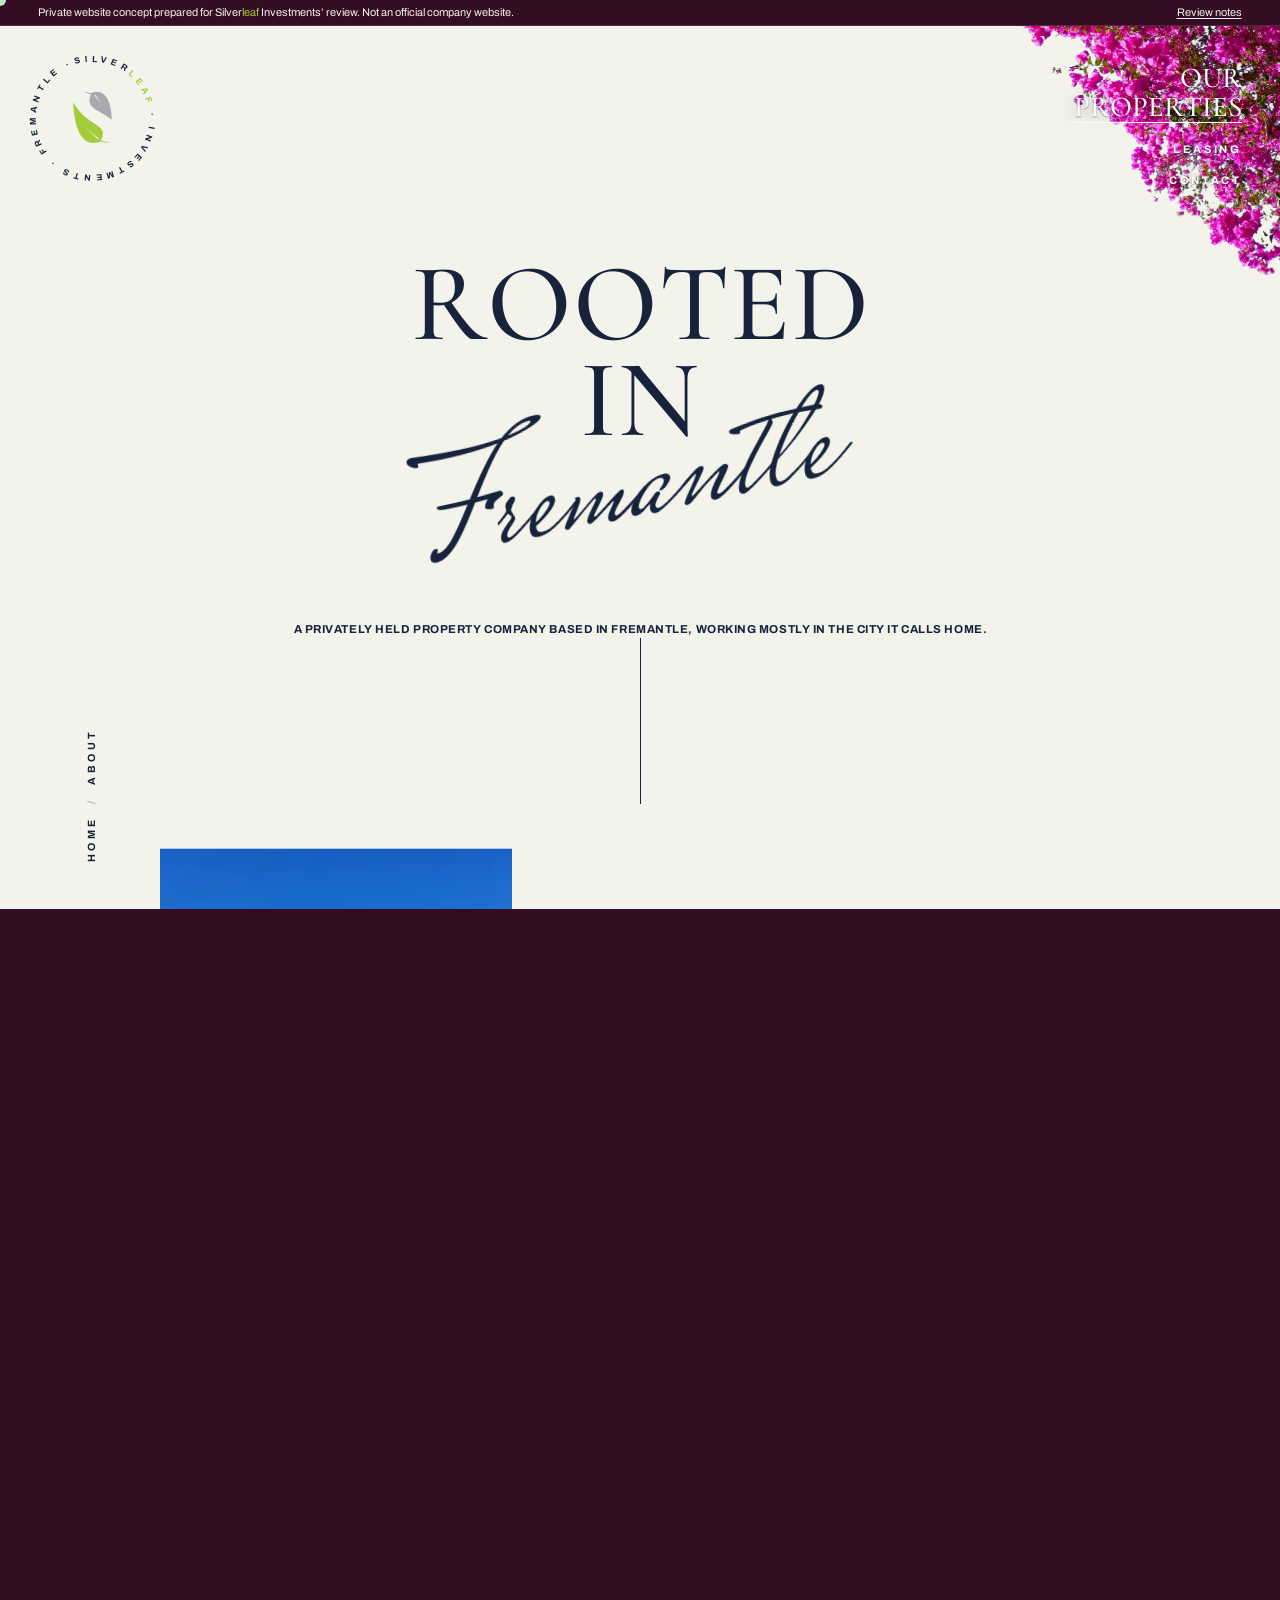
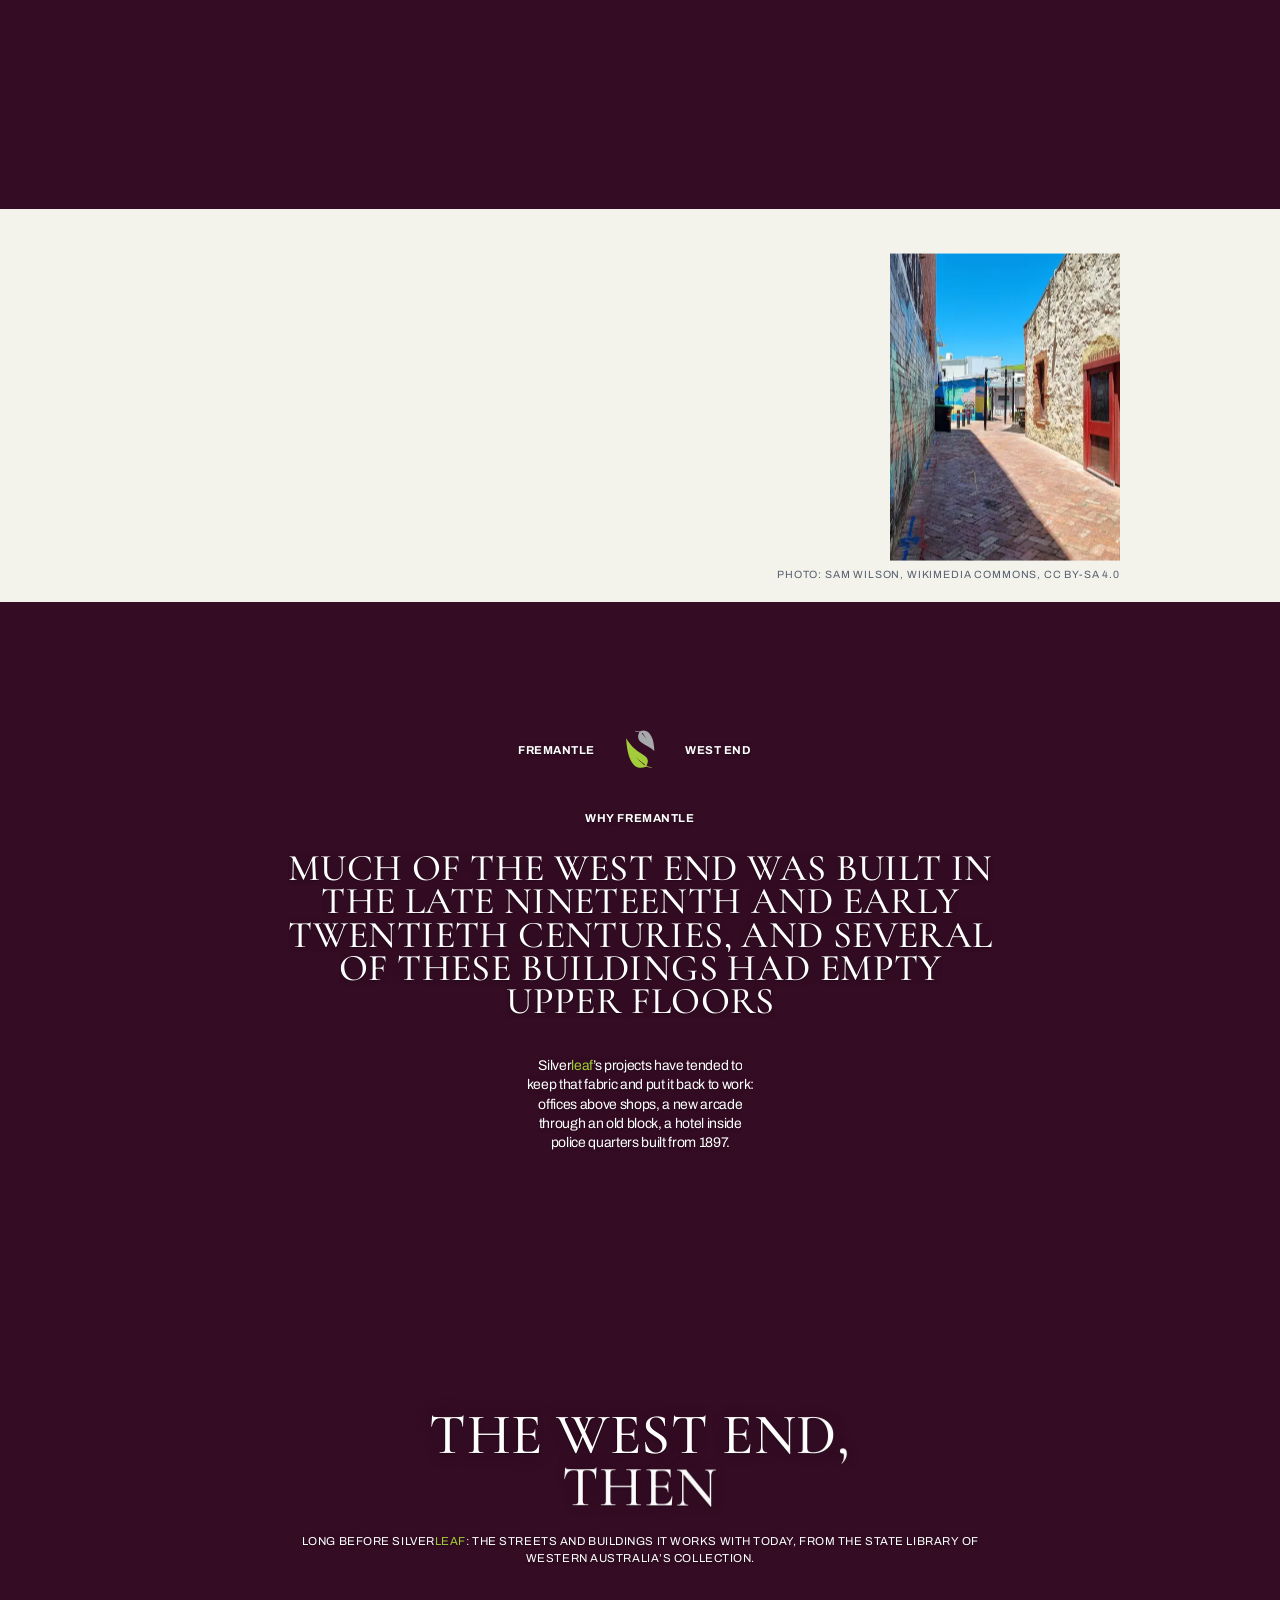
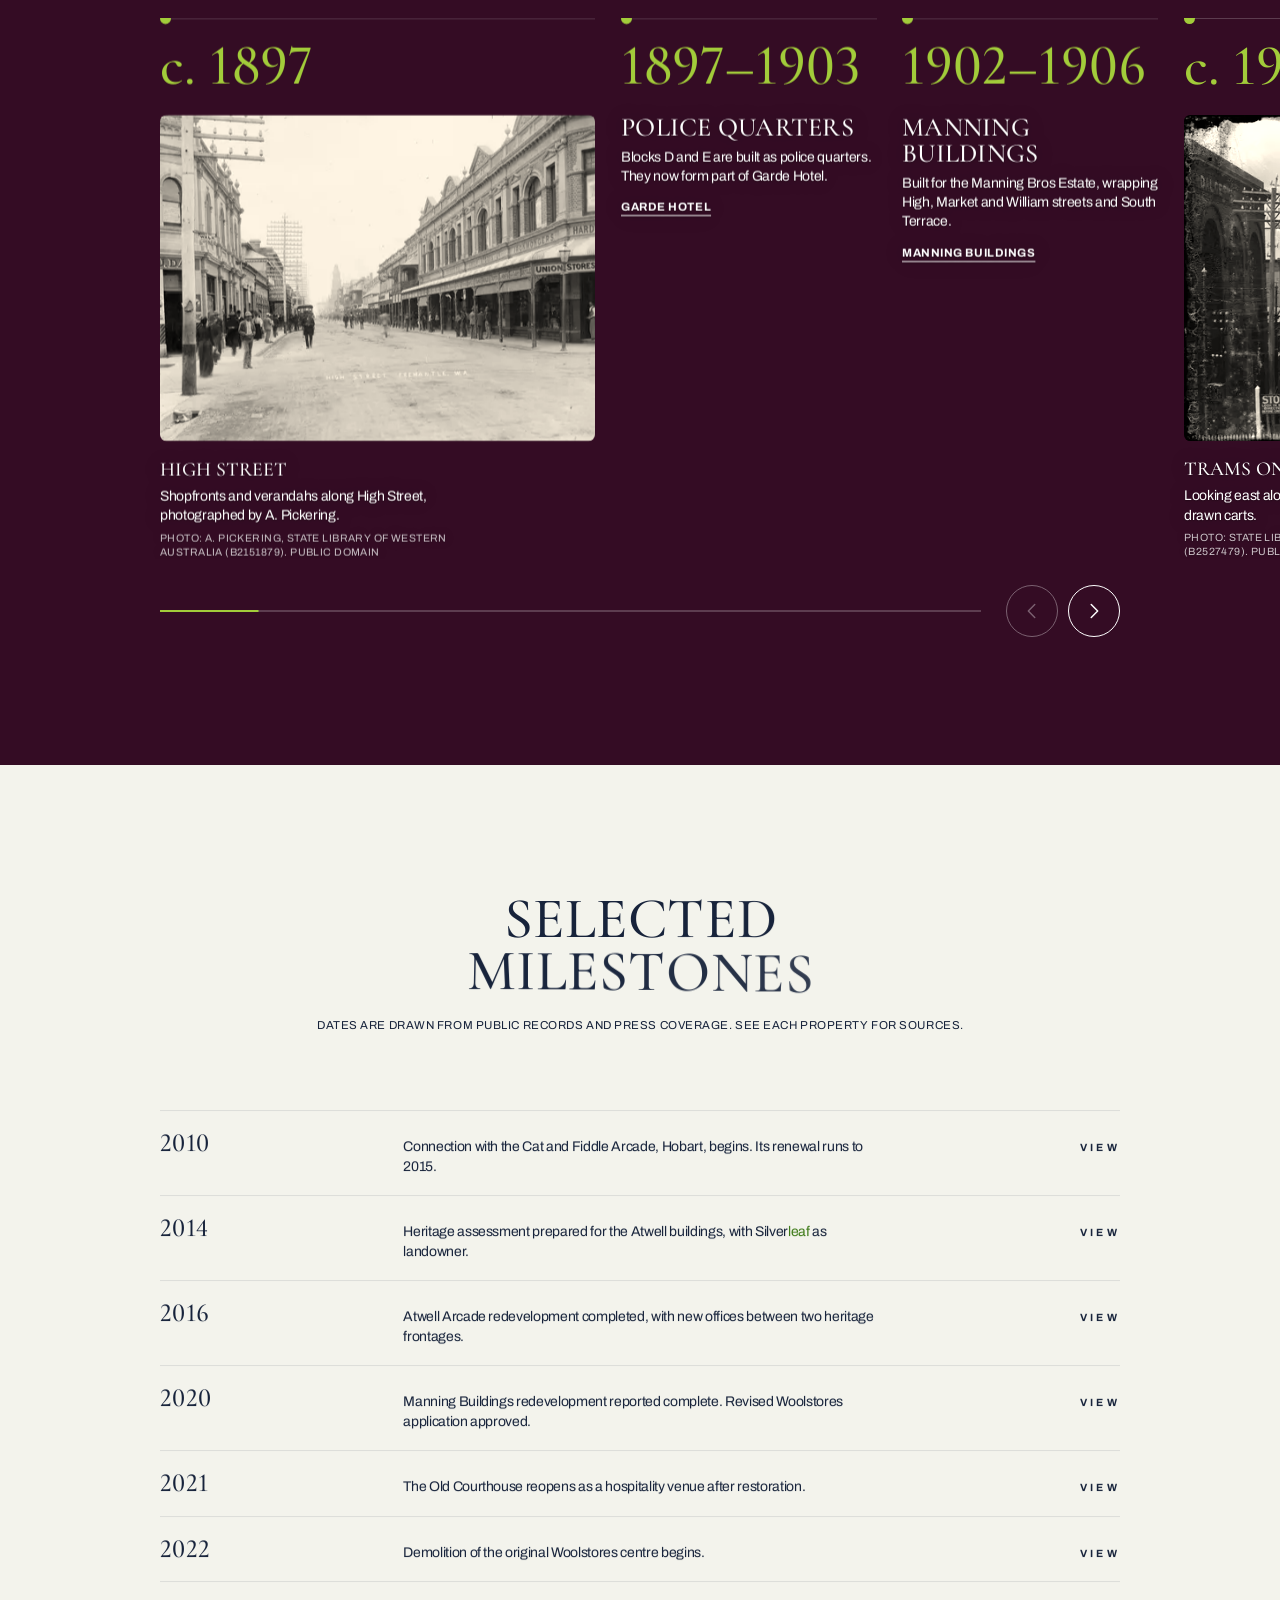
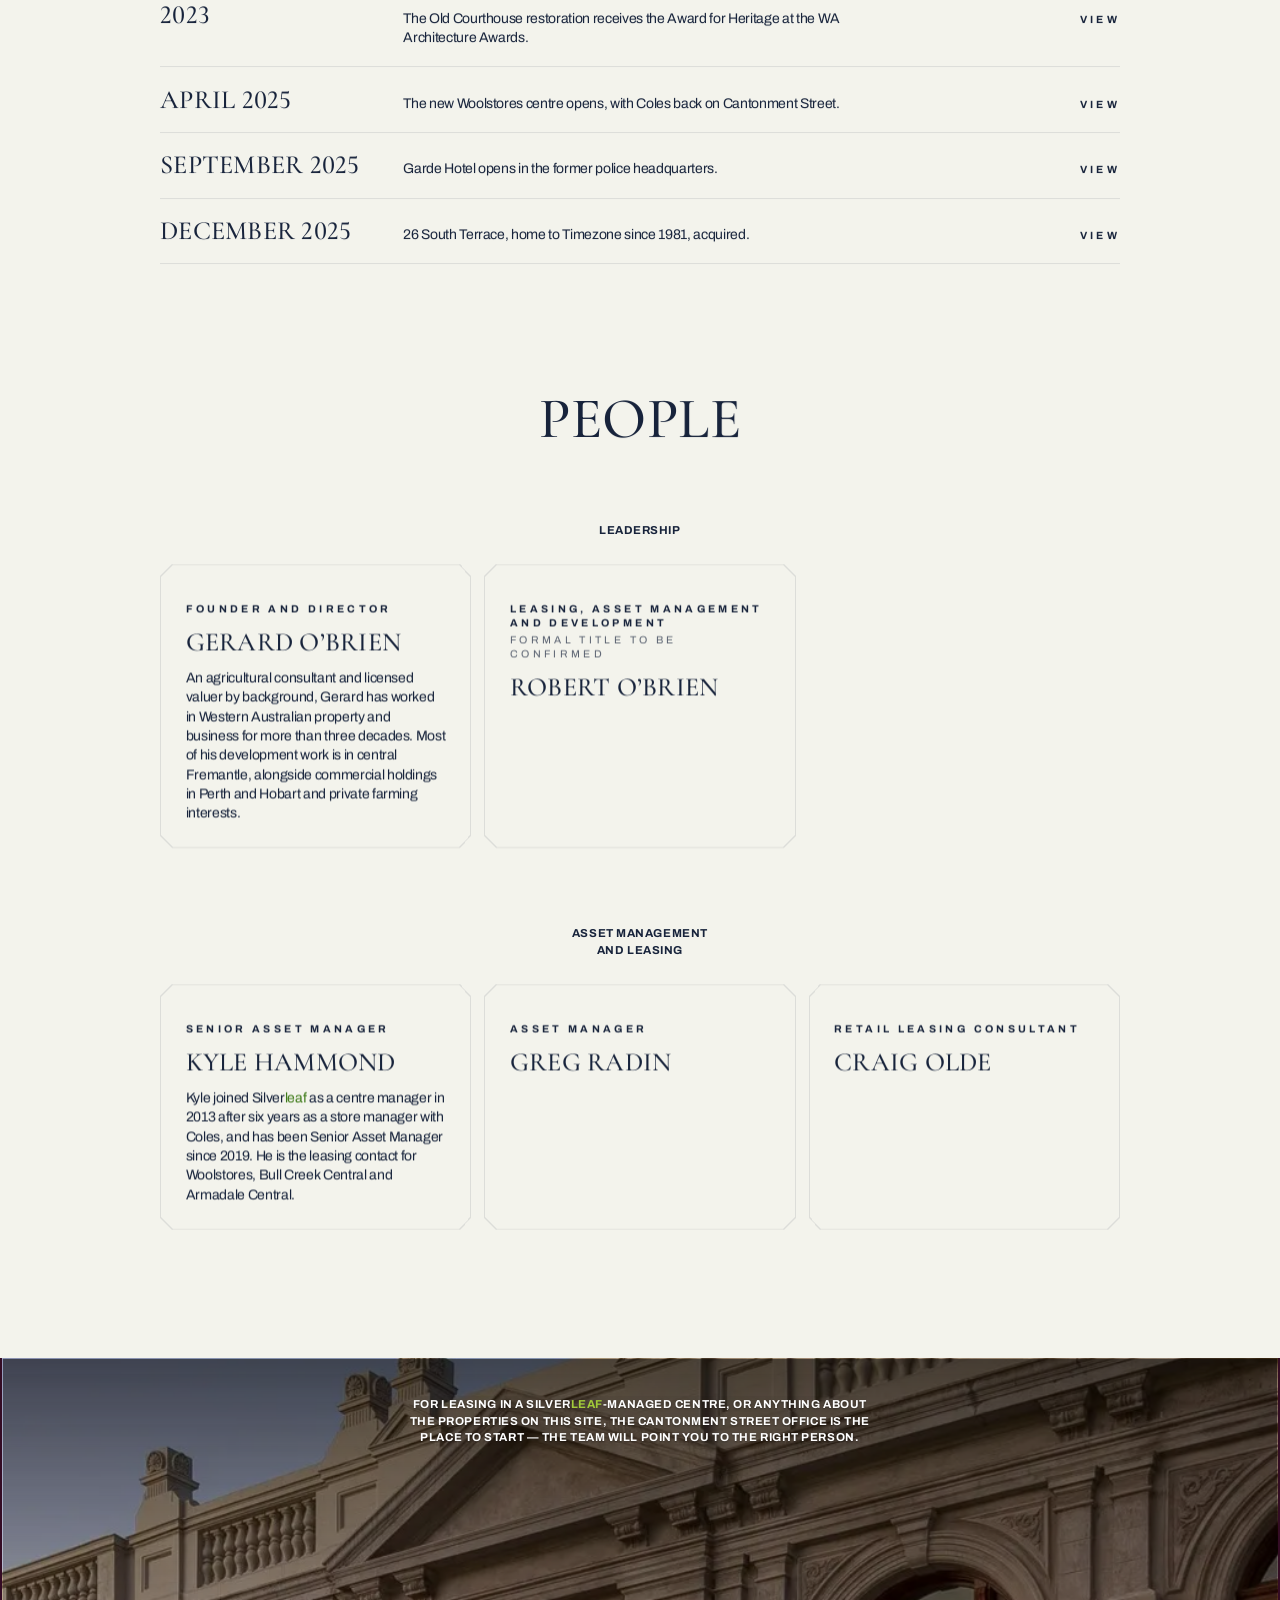
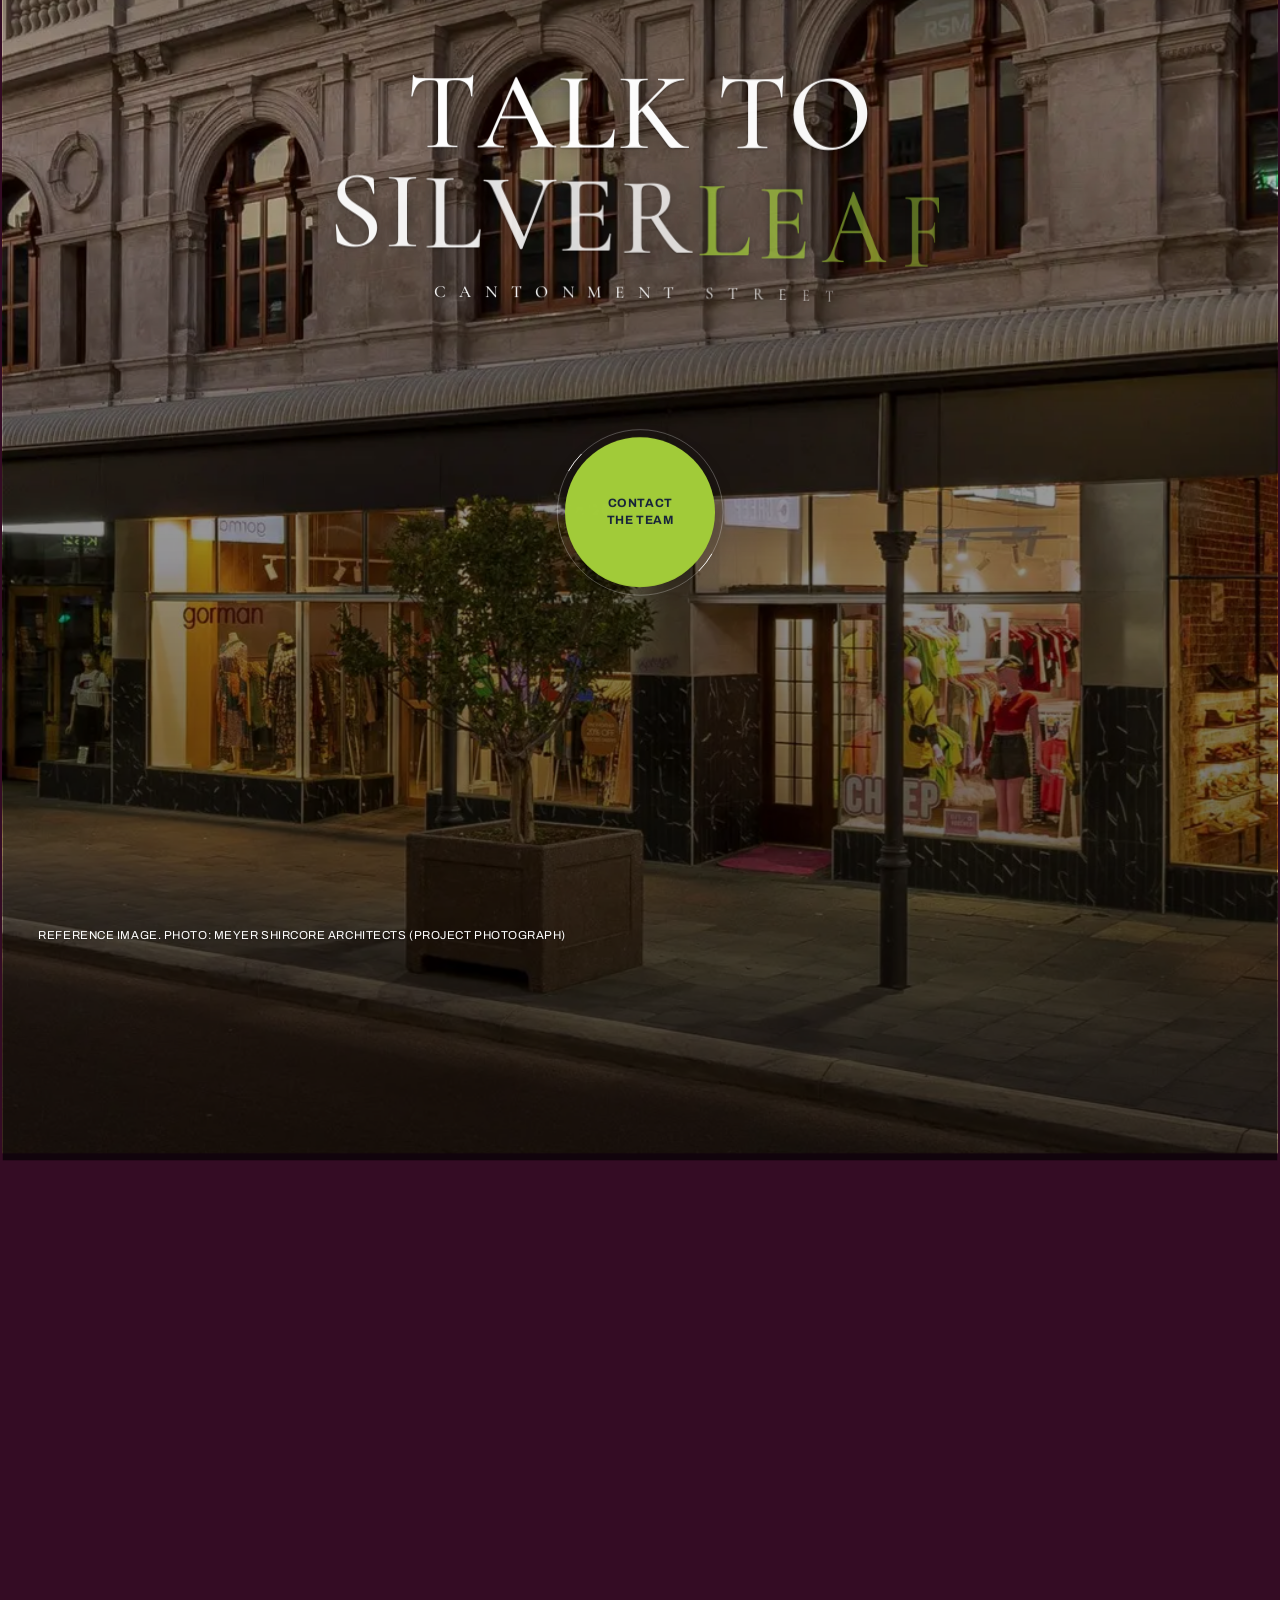
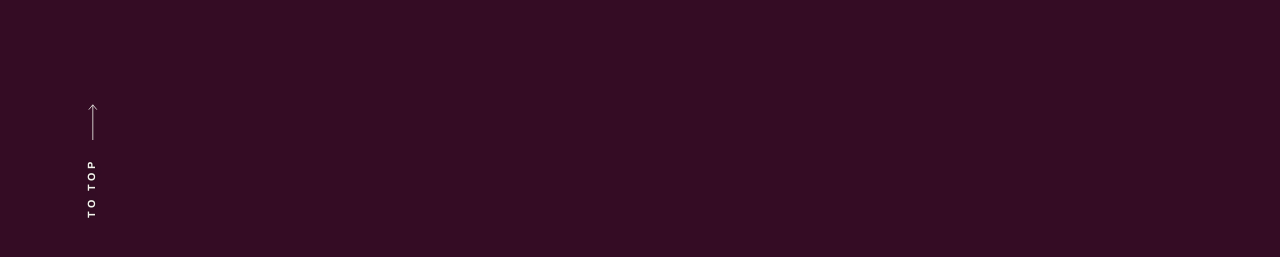
<file: about/index.html>
<!DOCTYPE html><html lang="en-AU" class="no-js"><head><meta charset="utf-8"><meta name="viewport" content="width=device-width, initial-scale=1"><title>About (concept)</title><meta name="description" content="Silverleaf Investments is a privately held property investment, development and management company based in Fremantle, Western Australia."><meta name="robots" content="noindex, nofollow, noarchive, nosnippet, noimageindex"><meta name="googlebot" content="noindex, nofollow"><meta property="og:type" content="website"><meta property="og:site_name" content="Silverleaf Investments"><meta property="og:locale" content="en_AU"><meta property="og:title" content="About"><meta property="og:description" content="Silverleaf Investments is a privately held property investment, development and management company based in Fremantle, Western Australia."><meta name="twitter:card" content="summary_large_image"><meta name="referrer" content="strict-origin-when-cross-origin"><meta name="theme-color" content="#340c24"><link rel="icon" href="../favicon.svg" type="image/svg+xml"><link rel="preload" href="../assets/cormorant-garamond-latin-wght-normal.CUoBjw-S.woff2" as="font" type="font/woff2" crossorigin><link rel="preload" href="../assets/mrs-saint-delafield-latin-400-normal.DistX2Vi.woff2" as="font" type="font/woff2" crossorigin><link rel="preload" href="../assets/archivo-latin-wdth-normal.DY7AcnAa.woff2" as="font" type="font/woff2" crossorigin><script>
      (function () {
        var r = document.documentElement;
        r.classList.remove('no-js');
        if ('scrollRestoration' in history) history.scrollRestoration = 'manual';
        var reduce = window.matchMedia('(prefers-reduced-motion: reduce)').matches;
        if (!reduce) r.classList.add('motion');
        // Arriving through the page-change wipe: start covered, and the stylesheet lifts the panel away.
        try {
          if (!reduce && sessionStorage.getItem('sl-wipe')) {
            sessionStorage.removeItem('sl-wipe');
            r.classList.add('wipe-in');
          }
        } catch (e) {
          /* storage unavailable: no arrival wipe */
        }
        r.style.setProperty('--svh', window.innerHeight + 'px');
        // Failsafe: if the motion script never runs, show everything.
        setTimeout(function () {
          if (!r.classList.contains('motion-ready')) r.classList.remove('motion');
        }, 4000);
      })();
    </script><link rel="stylesheet" href="../assets/EraLayout.7Xu97_WC.css"><style>.fl-page{top:calc(var(--s96) * -1);right:calc(var(--s96) * -1);transform:scaleX(-1)}.page-themes{flex-direction:row;inset:0}.page-themes__l,.page-themes__r{flex-direction:column;flex:1;display:flex}.page-themes__top{height:15rem}@media (width<=991px){.fl-page{--fm:1;top:calc(var(--s24) * -1);right:calc(var(--s32) * -1)}.page-themes__top{height:40rem}}
.decor i{display:block;position:absolute}.decor .dt,.decor .db{left:var(--dc);right:var(--dc);background:currentColor;height:1px}.decor .dt{top:0}.decor .db{bottom:0}.decor .dl,.decor .dr{top:var(--dc);bottom:var(--dc);background:currentColor;width:1px}.decor .dl{left:0}.decor .dr{right:0}.decor .dc{width:var(--dc);height:var(--dc)}.decor .tl{background:linear-gradient(to bottom right,#0000 calc(50% - .6px),currentColor calc(50% - .6px) calc(50% + .6px),#0000 calc(50% + .6px));top:0;left:0}.decor .br{background:linear-gradient(to bottom right,#0000 calc(50% - .6px),currentColor calc(50% - .6px) calc(50% + .6px),#0000 calc(50% + .6px));bottom:0;right:0}.decor .tr{background:linear-gradient(to bottom left,#0000 calc(50% - .6px),currentColor calc(50% - .6px) calc(50% + .6px),#0000 calc(50% + .6px));top:0;right:0}.decor .bl{background:linear-gradient(to bottom left,#0000 calc(50% - .6px),currentColor calc(50% - .6px) calc(50% + .6px),#0000 calc(50% + .6px));bottom:0;left:0}
</style><link rel="stylesheet" href="../assets/about.DrQ8ZmzI.css"><style>.logo-lockup{width:100%;height:auto;display:block;overflow:visible}.cta-w{position:relative}.cta-s{z-index:1;aspect-ratio:144/168;pointer-events:none;position:relative}.cta-desc{pointer-events:auto;grid-area:1/4/2/8}.cta-sec .lf{text-shadow:0 0 10px #0000008c}.cta-sec .grad.top{background-image:linear-gradient(#0000009e,#00000040 60%,#0000)}.cta-title{pointer-events:auto;grid-area:1/3/2/9}.cta-btn{flex-direction:column;align-items:center;display:flex}.img-p{object-fit:cover;flex:none;width:100%;height:140%}.cta-credit{z-index:2;left:var(--off);bottom:calc(var(--off) + var(--cell-v) * 2 + var(--gap) + var(--s16));position:absolute}.ftr-w{margin-top:calc((var(--off) + var(--cell-v) * 2 + var(--gap)) * -1);position:relative}.ftr-top{z-index:1200;left:0;top:calc(100% - var(--off));height:var(--cell-h);transform-origin:0 0;align-items:center;gap:var(--s24);color:var(--fg);position:absolute;transform:rotate(-90deg)}.ftr-top .sdown__arrow{transform:none}.ftr-s{z-index:1;height:var(--vh);flex-direction:column;justify-content:space-between;display:flex;position:relative}.ftr-s__t{flex:1}.ftr-s__b{flex-direction:column;flex:1;justify-content:flex-end;display:flex}.ftr-contact{flex-direction:column;grid-area:1/3/2/9;align-items:center;display:flex}.ftr-logo{width:calc(150 * var(--u));color:var(--fg)}.ftr-phone{color:var(--fg);white-space:nowrap}.ftr-address{padding:0 var(--s48);text-align:center;flex-direction:column;grid-area:2/5/3/7;align-items:center;display:flex}.ftr-info{flex-direction:column;grid-area:1/3/2/6;justify-content:flex-end;display:flex}.ftr-credits{flex-direction:column;grid-area:1/6/2/9;justify-content:flex-end;align-items:flex-end;display:flex}.ftr-bg{z-index:-1;bottom:100%;left:calc(var(--off) * -1);right:calc(var(--off) * -1);height:calc(var(--vh) * 2);background:var(--bg);position:absolute}@media (width<=991px){.cta-s{aspect-ratio:2/6}.cta-desc,.cta-title,.ftr-contact{grid-area:1/1/2/5}.ftr-address{margin:0 calc(var(--gap) * -1);grid-area:2/2/3/4;padding:0}.ftr-info{grid-area:1/1/2/3}.ftr-credits{grid-area:1/3/2/5}}
</style></head><body class="on-light"><a class="skip" href="#main">Skip to content</a><aside class="notice" aria-label="Concept notice"><span>Private website concept prepared for Silver<span class="lf">leaf</span> Investments’ review. Not an official company website.</span><a href="../review-notes/index.html">Review notes</a></aside><header class="hdr"><a class="hdr-logo on-light" data-theme href="../" aria-label="Silverleaf Investments, home"><span class="symbol hdr-logo__sym"><svg class="logo-mark leaf-mark" viewBox="31.42 0.2 40 40" aria-hidden="true"><path fill="var(--logo-grey, #A7A9AC)" fill-rule="evenodd" d="M50.718 1.905 C44.854 14.170 57.644 14.059 66.083 22.031 C66.268 8.605 60.378 -2.847 50.718 1.905Z M52.982 3.493 L53.197 3.773 L53.413 4.052 L53.632 4.330 L53.851 4.607 L54.072 4.882 L54.294 5.156 L54.518 5.429 L54.743 5.700 L54.970 5.970 L55.198 6.239 L55.427 6.507 L55.658 6.773 L55.890 7.037 L56.123 7.301 L56.358 7.563 L56.594 7.824 L56.831 8.084 L57.070 8.342 L57.310 8.599 L57.552 8.854 L57.795 9.109 L58.039 9.362 L58.285 9.613 L58.315 9.587 L58.096 9.312 L57.878 9.036 L57.662 8.759 L57.448 8.482 L57.236 8.203 L57.025 7.923 L56.815 7.642 L56.607 7.360 L56.401 7.077 L56.196 6.793 L55.993 6.508 L55.792 6.222 L55.592 5.935 L55.394 5.648 L55.197 5.359 L55.002 5.069 L54.809 4.778 L54.617 4.486 L54.427 4.193 L54.238 3.899 L54.051 3.604 L53.866 3.308 L53.681 3.010Z"></path><path fill="var(--logo-grey, #A7A9AC)" d="M53.302 1.922 L52.980 1.925 L52.662 1.924 L52.344 1.919 L52.027 1.910 L51.710 1.897 L51.394 1.880 L51.077 1.858 L50.762 1.833 L50.447 1.804 L50.132 1.770 L49.817 1.733 L49.503 1.691 L49.190 1.645 L48.876 1.595 L48.564 1.541 L48.251 1.483 L47.939 1.421 L47.628 1.355 L47.317 1.285 L47.006 1.210 L46.696 1.132 L46.386 1.049 L46.075 0.961 L45.925 1.439 L46.233 1.546 L46.544 1.649 L46.856 1.748 L47.168 1.844 L47.482 1.935 L47.796 2.022 L48.112 2.105 L48.428 2.184 L48.745 2.259 L49.064 2.329 L49.383 2.396 L49.703 2.458 L50.024 2.517 L50.346 2.571 L50.669 2.621 L50.993 2.667 L51.317 2.709 L51.643 2.746 L51.970 2.780 L52.297 2.809 L52.625 2.834 L52.955 2.855 L53.282 2.872Z"></path><path fill="var(--leaf, #A2CC3A)" fill-rule="evenodd" d="M57.532 38.500 C64.951 23.866 48.748 29.249 36.760 8.724 C37.833 27.298 42.806 44.085 57.532 38.500Z M56.430 36.212 L56.016 35.909 L55.604 35.606 L55.193 35.301 L54.784 34.995 L54.375 34.687 L53.968 34.377 L53.561 34.067 L53.156 33.754 L52.752 33.440 L52.349 33.125 L51.947 32.808 L51.547 32.489 L51.147 32.169 L50.749 31.848 L50.351 31.525 L49.955 31.200 L49.560 30.874 L49.166 30.546 L48.773 30.217 L48.382 29.887 L47.991 29.554 L47.602 29.221 L47.214 28.885 L47.186 28.915 L47.551 29.276 L47.917 29.636 L48.284 29.994 L48.652 30.352 L49.022 30.707 L49.393 31.062 L49.766 31.415 L50.140 31.767 L50.515 32.117 L50.891 32.466 L51.269 32.814 L51.648 33.160 L52.028 33.505 L52.410 33.849 L52.793 34.191 L53.178 34.532 L53.563 34.872 L53.950 35.210 L54.339 35.547 L54.728 35.882 L55.119 36.216 L55.512 36.549 L55.905 36.880Z"></path><path fill="var(--leaf, #A2CC3A)" d="M56.141 37.900 L56.449 38.012 L56.760 38.121 L57.073 38.226 L57.386 38.327 L57.700 38.423 L58.014 38.516 L58.330 38.604 L58.646 38.688 L58.963 38.768 L59.280 38.843 L59.599 38.915 L59.918 38.982 L60.238 39.045 L60.559 39.104 L60.880 39.159 L61.202 39.210 L61.525 39.256 L61.849 39.299 L62.173 39.337 L62.498 39.371 L62.824 39.401 L63.150 39.427 L63.476 39.449 L63.524 38.951 L63.204 38.910 L62.886 38.866 L62.569 38.817 L62.254 38.764 L61.940 38.708 L61.627 38.647 L61.316 38.583 L61.006 38.515 L60.696 38.442 L60.389 38.366 L60.082 38.286 L59.776 38.202 L59.472 38.114 L59.169 38.022 L58.867 37.926 L58.567 37.826 L58.267 37.722 L57.969 37.615 L57.672 37.503 L57.376 37.388 L57.081 37.269 L56.788 37.146 L56.493 37.017Z"></path></svg></span><span class="hdr-logo__ring" data-logo-ring aria-hidden="true"><svg viewBox="0 0 120 120"><defs><path id="ring" d="M60,60 m-47,0 a47,47 0 1,1 94,0 a47,47 0 1,1 -94,0"></path></defs><text><textPath href="#ring" startOffset="0" textLength="292">SILVER<tspan class="ring-leaf">LEAF</tspan> · INVESTMENTS · FREMANTLE · </textPath></text></svg></span></a><nav class="hdr-nav on-light" data-theme aria-label="Main"><div class="hdr-nav__list desk-f"><a class="u-link hdr-nav__main h6" href="../portfolio/index.html"><span class="u-link__t">Our<br>Properties</span><span class="u-link__line" aria-hidden="true"></span></a><span class="u24" aria-hidden="true"></span><a class="nav-l2 l2" href="../leasing/index.html"><span class="roll"><span class="roll__t">Leasing</span><span class="roll__t" aria-hidden="true">Leasing</span></span></a><span class="nav-gap" aria-hidden="true"></span><a class="nav-l2 l2" href="../contact/index.html"><span class="roll"><span class="roll__t">Contact</span><span class="roll__t" aria-hidden="true">Contact</span></span></a></div><button class="hdr-menu-btn mob-f l2" type="button" aria-expanded="false" aria-controls="menu" data-menu-btn><span data-menu-label>Menu</span><span class="hdr-menu-btn__ico" aria-hidden="true"><i></i><i></i></span></button></nav></header><nav class="crumbs desk-f on-light" data-theme aria-label="Breadcrumb"><a class="l2 roll crumbs__item" href="../"><span class="roll__t">Home</span><span class="roll__t" aria-hidden="true">Home</span></a><span class="l2 crumbs__sep" aria-hidden="true">/</span><span class="l2 crumbs__item is-active" aria-current="page">About</span></nav><div class="menu on-color" id="menu" data-menu hidden><nav class="menu__list" aria-label="Menu"><a class="h3" href="../">Home</a><a class="h3" href="../portfolio/index.html">Our properties</a><a class="h3" href="../about/index.html">About</a><a class="h3" href="../leasing/index.html">Leasing</a><a class="h3" href="../contact/index.html">Contact</a></nav><p class="l1 menu__foot">Level 2, 25 Cantonment Street, Fremantle WA 6160<br><a href="tel:+61893355492">08 9335 5492</a></p></div><div class="tips" data-tips aria-hidden="true"></div><main id="main" tabindex="-1"><section class="section clip on-light about-sec" aria-labelledby="about-title"><div class="flower fl-page" style="--fo:0% 0%;--fsc:0.55" aria-hidden="true"><img src="../assets/bloom-hang.AHL8korQ_Z1L3aWa.webp" alt="" width="900" height="977" loading="lazy" decoding="async"></div><div class="themes page-themes" aria-hidden="true"><div class="page-themes__l" data-bg="light"></div><div class="page-themes__r"><div class="page-themes__top" data-bg="color"></div><div class="themes__fill" data-bg="light"></div></div></div><div class="ctn"><div class="u48"></div><div class="u272"></div><div class="grid"><div class="about-title"><h1 id="about-title" class="h1 ac" data-r="h">Rooted<br>in<span class="vh"> Fremantle</span></h1><div class="about-title__a" aria-hidden="true"><p class="a1 ac" data-r="a">Fremantle</p></div></div></div><div class="u96"></div><div class="grid"><div class="lead"><p class="l1 ac" data-r="p">A privately held property company based in Fremantle, working mostly in the city it calls home.</p></div></div><div class="divider"><div class="line-v" data-r="line"></div></div><div class="u96"></div><div class="about-cols"><div class="about-l" data-par="ctn-down" data-mob="off"><div class="about-l__img"><div class="img-w" data-r="slide"><picture><source srcset="../assets/manning-corner.X_U4zFFT_11xkef.webp 500w, ../assets/manning-corner.X_U4zFFT_Z2ppcxt.webp 800w, ../assets/manning-corner.X_U4zFFT_Z1WRKDD.webp 1200w" type="image/webp" sizes="(min-width: 992px) 37vw, 90vw"><img src="../assets/manning-corner.X_U4zFFT_20Ml8M.webp" srcset="../assets/manning-corner.X_U4zFFT_11xkef.webp 500w, ../assets/manning-corner.X_U4zFFT_Z2ppcxt.webp 800w, ../assets/manning-corner.X_U4zFFT_Z1WRKDD.webp 1200w" alt="The curved corner of the Manning Buildings facing the High Street Mall, Fremantle." sizes="(min-width: 992px) 37vw, 90vw" loading="lazy" style="object-position:50% 55%" decoding="async" width="2400" height="1800" class="img"></picture></div></div><p class="l2 reg about-credit">Photo: Gnangcomapp, Wikimedia Commons, CC BY-SA 4.0</p></div><div class="about-r" data-par="ctn-up" data-mob="off"><div class="red-line"></div><p class="h5" data-r="p">Retail, commercial and hospitality property, from Cantonment Street</p><div class="u32"></div><div class="about-prose"><p class="p1" data-r="p">Silver<span class="lf">leaf</span> Investments Pty Ltd invests in, develops and manages retail, commercial and hospitality property. It is based on Cantonment Street in Fremantle’s West End, with further holdings in Perth and Hobart.</p><p class="p1" data-r="p">Founder Gerard O’Brien had been developing and redeveloping property around central Fremantle for about 25 years by 2020. The work is mostly in the West End: heritage buildings on High Street, Market Street and Cantonment Street, the Woolstores centre, and the former police headquarters, which reopened as Garde Hotel in 2025.</p><p class="p1" data-r="p">Outside Fremantle it bought Bull Creek Central from Stockland in 2022 and manages Armadale Central, and has been connected with Hobart’s Cat and Fiddle Arcade since 2010.</p><p class="p1" data-r="p">Across those projects the work covers buying property, restoring heritage buildings for new uses, and managing and leasing centres, with outside architects on each project. On its leasing profile, Silver<span class="lf">leaf</span> describes itself as 100% Australian-owned and operated, with projects across the commercial, industrial and retail sectors. Its leasing team has also let office and medical suites in Hobart, at 22 Elizabeth Street and the Fitzgerald Building, 85 Collins Street.</p></div><div class="u64"></div><div class="about-r__img"><div class="img-w" data-r="slide"><picture><source srcset="../assets/atwell-laneway.B030Mtuk_1FXeQ.webp 400w, ../assets/atwell-laneway.B030Mtuk_Z16QmFq.webp 700w, ../assets/atwell-laneway.B030Mtuk_Z1AXyec.webp 1000w" type="image/webp" sizes="(min-width: 992px) 23vw, 60vw"><img src="../assets/atwell-laneway.B030Mtuk_Z1WW4sn.webp" srcset="../assets/atwell-laneway.B030Mtuk_1FXeQ.webp 400w, ../assets/atwell-laneway.B030Mtuk_Z16QmFq.webp 700w, ../assets/atwell-laneway.B030Mtuk_Z1AXyec.webp 1000w" alt="A brick-paved laneway beside Atwell Arcade, Fremantle, between limestone and brick walls." sizes="(min-width: 992px) 23vw, 60vw" loading="lazy" style="object-position:50% 60%" decoding="async" width="1351" height="2400" class="img"></picture></div></div><p class="l2 reg about-credit">Photo: Sam Wilson, Wikimedia Commons, CC BY-SA 4.0</p></div></div><div class="u160"></div></div></section><section class="section clip on-color about-why" data-bg="color" aria-labelledby="why-title"><div class="ctn"><div class="u160"></div><div class="s-logo"><div class="s-logo__l"><p class="l1 ac" data-r="p">Fremantle</p></div><span class="symbol" data-r="ctn"><svg class="logo-mark leaf-mark" viewBox="31.42 0.2 40 40" aria-hidden="true"><path fill="var(--logo-grey, #A7A9AC)" fill-rule="evenodd" d="M50.718 1.905 C44.854 14.170 57.644 14.059 66.083 22.031 C66.268 8.605 60.378 -2.847 50.718 1.905Z M52.982 3.493 L53.197 3.773 L53.413 4.052 L53.632 4.330 L53.851 4.607 L54.072 4.882 L54.294 5.156 L54.518 5.429 L54.743 5.700 L54.970 5.970 L55.198 6.239 L55.427 6.507 L55.658 6.773 L55.890 7.037 L56.123 7.301 L56.358 7.563 L56.594 7.824 L56.831 8.084 L57.070 8.342 L57.310 8.599 L57.552 8.854 L57.795 9.109 L58.039 9.362 L58.285 9.613 L58.315 9.587 L58.096 9.312 L57.878 9.036 L57.662 8.759 L57.448 8.482 L57.236 8.203 L57.025 7.923 L56.815 7.642 L56.607 7.360 L56.401 7.077 L56.196 6.793 L55.993 6.508 L55.792 6.222 L55.592 5.935 L55.394 5.648 L55.197 5.359 L55.002 5.069 L54.809 4.778 L54.617 4.486 L54.427 4.193 L54.238 3.899 L54.051 3.604 L53.866 3.308 L53.681 3.010Z"></path><path fill="var(--logo-grey, #A7A9AC)" d="M53.302 1.922 L52.980 1.925 L52.662 1.924 L52.344 1.919 L52.027 1.910 L51.710 1.897 L51.394 1.880 L51.077 1.858 L50.762 1.833 L50.447 1.804 L50.132 1.770 L49.817 1.733 L49.503 1.691 L49.190 1.645 L48.876 1.595 L48.564 1.541 L48.251 1.483 L47.939 1.421 L47.628 1.355 L47.317 1.285 L47.006 1.210 L46.696 1.132 L46.386 1.049 L46.075 0.961 L45.925 1.439 L46.233 1.546 L46.544 1.649 L46.856 1.748 L47.168 1.844 L47.482 1.935 L47.796 2.022 L48.112 2.105 L48.428 2.184 L48.745 2.259 L49.064 2.329 L49.383 2.396 L49.703 2.458 L50.024 2.517 L50.346 2.571 L50.669 2.621 L50.993 2.667 L51.317 2.709 L51.643 2.746 L51.970 2.780 L52.297 2.809 L52.625 2.834 L52.955 2.855 L53.282 2.872Z"></path><path fill="var(--leaf, #A2CC3A)" fill-rule="evenodd" d="M57.532 38.500 C64.951 23.866 48.748 29.249 36.760 8.724 C37.833 27.298 42.806 44.085 57.532 38.500Z M56.430 36.212 L56.016 35.909 L55.604 35.606 L55.193 35.301 L54.784 34.995 L54.375 34.687 L53.968 34.377 L53.561 34.067 L53.156 33.754 L52.752 33.440 L52.349 33.125 L51.947 32.808 L51.547 32.489 L51.147 32.169 L50.749 31.848 L50.351 31.525 L49.955 31.200 L49.560 30.874 L49.166 30.546 L48.773 30.217 L48.382 29.887 L47.991 29.554 L47.602 29.221 L47.214 28.885 L47.186 28.915 L47.551 29.276 L47.917 29.636 L48.284 29.994 L48.652 30.352 L49.022 30.707 L49.393 31.062 L49.766 31.415 L50.140 31.767 L50.515 32.117 L50.891 32.466 L51.269 32.814 L51.648 33.160 L52.028 33.505 L52.410 33.849 L52.793 34.191 L53.178 34.532 L53.563 34.872 L53.950 35.210 L54.339 35.547 L54.728 35.882 L55.119 36.216 L55.512 36.549 L55.905 36.880Z"></path><path fill="var(--leaf, #A2CC3A)" d="M56.141 37.900 L56.449 38.012 L56.760 38.121 L57.073 38.226 L57.386 38.327 L57.700 38.423 L58.014 38.516 L58.330 38.604 L58.646 38.688 L58.963 38.768 L59.280 38.843 L59.599 38.915 L59.918 38.982 L60.238 39.045 L60.559 39.104 L60.880 39.159 L61.202 39.210 L61.525 39.256 L61.849 39.299 L62.173 39.337 L62.498 39.371 L62.824 39.401 L63.150 39.427 L63.476 39.449 L63.524 38.951 L63.204 38.910 L62.886 38.866 L62.569 38.817 L62.254 38.764 L61.940 38.708 L61.627 38.647 L61.316 38.583 L61.006 38.515 L60.696 38.442 L60.389 38.366 L60.082 38.286 L59.776 38.202 L59.472 38.114 L59.169 38.022 L58.867 37.926 L58.567 37.826 L58.267 37.722 L57.969 37.615 L57.672 37.503 L57.376 37.388 L57.081 37.269 L56.788 37.146 L56.493 37.017Z"></path></svg></span><div class="s-logo__r"><p class="l1 ac" data-r="p">West End</p></div></div><div class="u48"></div><div class="grid"><div class="s-title"><h2 id="why-title" class="l1 ac" data-r="p">Why Fremantle</h2></div></div><div class="u32"></div><div class="grid"><div class="about-why__lead"><p class="h4 ac" data-r="p">Much of the West End was built in the late nineteenth and early twentieth centuries, and several of these buildings had empty upper floors</p></div></div><div class="u48"></div><div class="grid"><div class="desc about-why__desc"><p class="p1 ac" data-r="p">Silver<span class="lf">leaf</span>’s projects have tended to keep that fabric and put it back to work: offices above shops, a new arcade through an old block, a hotel inside police quarters built from 1897.</p></div></div><div class="u160"></div></div></section><section class="section clip on-color arc-sec" data-bg="color" aria-labelledby="arc-title"><div class="ctn"><div class="u160"></div><div class="grid"><div class="arc-head"><h2 id="arc-title" class="h3 ac" data-r="h">The West End,<br>then</h2><div class="u24"></div><p class="l1 reg ac" data-r="p">Long before Silver<span class="lf">leaf</span>: the streets and buildings it works with today, from the State Library of Western Australia’s collection.</p></div></div><div class="u64"></div></div><div class="arc-strip" data-archive tabindex="0" role="region" aria-label="The West End, 1897 to 1981. Scroll sideways for more." data-lenis-prevent-wheel><ol class="arc-track"><li class="arc-item is-photo" data-r="ctn"><p class="arc-year" aria-hidden="true">c. 1897</p><figure class="arc-photo"><div class="arc-photo__img"><picture><source srcset="../assets/archive-high-street-1897.BGE4VNKd_Z14MATf.webp 500w, ../assets/archive-high-street-1897.BGE4VNKd_Zm5Htj.webp 800w, ../assets/archive-high-street-1897.BGE4VNKd_ZOtPut.webp 1200w" type="image/webp" sizes="(min-width: 992px) 34vw, 78vw"><img src="../assets/archive-high-street-1897.BGE4VNKd_19Pbvk.webp" srcset="../assets/archive-high-street-1897.BGE4VNKd_Z14MATf.webp 500w, ../assets/archive-high-street-1897.BGE4VNKd_Zm5Htj.webp 800w, ../assets/archive-high-street-1897.BGE4VNKd_ZOtPut.webp 1200w" alt="High Street, Fremantle, about 1897: two-storey shopfronts with verandahs, the Union Stores sign, people walking on an unsealed street and tall telegraph poles." sizes="(min-width: 992px) 34vw, 78vw" loading="lazy" draggable="false" style="object-position:50% 50%" decoding="async" width="2000" height="1480" class="img"></picture></div><figcaption><h3 class="h6"><span class="vh">c. 1897: </span>High Street</h3><p class="p1">Shopfronts and verandahs along High Street, photographed by A. Pickering.</p><p class="l2 reg arc-credit">Photo: A. Pickering, State Library of Western Australia (b2151879). Public domain</p></figcaption></figure></li><li class="arc-item is-fact" data-r="ctn"><p class="arc-year" aria-hidden="true">1897–1903</p><div class="arc-fact"><h3 class="h5"><span class="vh">1897–1903: </span>Police quarters</h3><p class="p1">Blocks D and E are built as police quarters. They now form part of Garde Hotel.</p><a class="l1 arc-link" href="../portfolio/garde-hotel/index.html">Garde Hotel</a></div></li><li class="arc-item is-fact" data-r="ctn"><p class="arc-year" aria-hidden="true">1902–1906</p><div class="arc-fact"><h3 class="h5"><span class="vh">1902–1906: </span>Manning Buildings</h3><p class="p1">Built for the Manning Bros Estate, wrapping High, Market and William streets and South Terrace.</p><a class="l1 arc-link" href="../portfolio/manning-buildings/index.html">Manning Buildings</a></div></li><li class="arc-item is-photo"><p class="arc-year" aria-hidden="true">c. 1906</p><figure class="arc-photo"><div class="arc-photo__img"><picture><source srcset="../assets/archive-high-street-1906.BiLUhqj3_Z1TNa1N.webp 500w, ../assets/archive-high-street-1906.BiLUhqj3_Zwegd4.webp 800w, ../assets/archive-high-street-1906.BiLUhqj3_Z262mJE.webp 1200w" type="image/webp" sizes="(min-width: 992px) 34vw, 78vw"><img src="../assets/archive-high-street-1906.BiLUhqj3_Z23NeYb.webp" srcset="../assets/archive-high-street-1906.BiLUhqj3_Z1TNa1N.webp 500w, ../assets/archive-high-street-1906.BiLUhqj3_Zwegd4.webp 800w, ../assets/archive-high-street-1906.BiLUhqj3_Z262mJE.webp 1200w" alt="High Street, Fremantle, about 1906, looking east: a tram and horse-drawn carts in the street, overhead wires, and ornate buildings with towers either side." sizes="(min-width: 992px) 34vw, 78vw" loading="lazy" draggable="false" style="object-position:50% 50%" decoding="async" width="2000" height="1506" class="img"></picture></div><figcaption><h3 class="h6"><span class="vh">c. 1906: </span>Trams on High Street</h3><p class="p1">Looking east along High Street, with a tram and horse-drawn carts.</p><p class="l2 reg arc-credit">Photo: State Library of Western Australia (b2527479). Public domain</p></figcaption></figure></li><li class="arc-item is-photo"><p class="arc-year" aria-hidden="true">1927</p><figure class="arc-photo"><div class="arc-photo__img"><picture><source srcset="../assets/archive-woolstores-1927.BfyuA6j7_Z2a8HAl.webp 500w, ../assets/archive-woolstores-1927.BfyuA6j7_1dfsCR.webp 800w, ../assets/archive-woolstores-1927.BfyuA6j7_2gUwSV.webp 1200w" type="image/webp" sizes="(min-width: 992px) 34vw, 78vw"><img src="../assets/archive-woolstores-1927.BfyuA6j7_Z1elu7u.webp" srcset="../assets/archive-woolstores-1927.BfyuA6j7_Z2a8HAl.webp 500w, ../assets/archive-woolstores-1927.BfyuA6j7_1dfsCR.webp 800w, ../assets/archive-woolstores-1927.BfyuA6j7_2gUwSV.webp 1200w" alt="The Dalgety woolstores on Beach Street, Fremantle, in 1927: a long three-storey brick store with the company name along its parapet." sizes="(min-width: 992px) 34vw, 78vw" loading="lazy" draggable="false" style="object-position:60% 55%" decoding="async" width="2000" height="1531" class="img"></picture></div><figcaption><h3 class="h6"><span class="vh">1927: </span>Beach Street woolstore</h3><p class="p1">Dalgety’s woolstore on Beach Street, near the harbour.</p><p class="l2 reg arc-credit">Photo: State Library of Western Australia (b3418218). Public domain</p></figcaption></figure></li><li class="arc-item is-photo"><p class="arc-year" aria-hidden="true">1933</p><figure class="arc-photo"><div class="arc-photo__img"><picture><source srcset="../assets/archive-aerial-1933.-srtXrx8_LXimF.webp 500w, ../assets/archive-aerial-1933.-srtXrx8_15W3Jr.webp 800w, ../assets/archive-aerial-1933.-srtXrx8_ZUHUes.webp 1200w" type="image/webp" sizes="(min-width: 992px) 34vw, 78vw"><img src="../assets/archive-aerial-1933.-srtXrx8_ZkxxC7.webp" srcset="../assets/archive-aerial-1933.-srtXrx8_LXimF.webp 500w, ../assets/archive-aerial-1933.-srtXrx8_15W3Jr.webp 800w, ../assets/archive-aerial-1933.-srtXrx8_ZUHUes.webp 1200w" alt="Aerial photograph of Fremantle in 1933, looking west over Kings Square, with St John’s Church and the Town Hall among the rooftops." sizes="(min-width: 992px) 34vw, 78vw" loading="lazy" draggable="false" style="object-position:50% 50%" decoding="async" width="2000" height="1472" class="img"></picture></div><figcaption><h3 class="h6"><span class="vh">1933: </span>From the air</h3><p class="p1">Looking west over Kings Square, St John’s Church and the Town Hall.</p><p class="l2 reg arc-credit">Photo: State Library of Western Australia (b2132070). Public domain</p></figcaption></figure></li><li class="arc-item is-fact"><p class="arc-year" aria-hidden="true">1978</p><div class="arc-fact"><h3 class="h5"><span class="vh">1978: </span>Block F</h3><p class="p1">A new police block is added, designed by R. J. “Gus” Fergusson. The hotel later added two floors to it.</p><a class="l1 arc-link" href="../portfolio/garde-hotel/index.html">Garde Hotel</a></div></li><li class="arc-item is-fact"><p class="arc-year" aria-hidden="true">1981</p><div class="arc-fact"><h3 class="h5"><span class="vh">1981: </span>Timezone arrives</h3><p class="p1">Timezone arrives at 26 South Terrace, on the Cappuccino Strip, where it has been ever since.</p><a class="l1 arc-link" href="../portfolio/26-south-terrace/index.html">26 South Terrace</a></div></li><li class="arc-item is-end"><p class="arc-year" aria-hidden="true">2010–</p><div class="arc-fact"><h3 class="h5"><span class="vh">From 2010: </span>Silver<span class="lf">leaf</span>’s projects</h3><p class="p1">The dated milestones continue below, from the Cat and Fiddle Arcade in 2010 to 26 South Terrace in 2025.</p><a class="l1 arc-link" href="#ms-title">Selected milestones</a></div></li></ol></div><div class="ctn"><div class="u32"></div><div class="grid"><div class="arc-ctrl"><div class="arc-prog" aria-hidden="true"><span data-archive-bar></span></div><div class="arc-btns"><button class="arc-btn" type="button" data-archive-prev aria-label="Earlier"><svg viewBox="0 0 24 24"><path d="M15 5l-7 7 7 7" fill="none" stroke="currentColor" stroke-width="1.6" stroke-linecap="round" stroke-linejoin="round"></path></svg></button><button class="arc-btn" type="button" data-archive-next aria-label="Later"><svg viewBox="0 0 24 24"><path d="M9 5l7 7-7 7" fill="none" stroke="currentColor" stroke-width="1.6" stroke-linecap="round" stroke-linejoin="round"></path></svg></button></div></div></div><div class="u160"></div></div></section><section class="section clip on-light about-ms" data-bg="light" aria-labelledby="ms-title"><div class="ctn"><div class="u160"></div><div class="grid"><div class="about-ms__head"><h2 id="ms-title" class="h3 ac" data-r="h">Selected<br>milestones</h2><div class="u24"></div><p class="l1 reg ac" data-r="p">Dates are drawn from public records and press coverage. See each property for sources.</p></div></div><div class="u96"></div><div class="grid"><ol class="ms-list" data-r="ctn"><li class="ms-row"><a class="ms-row__a roll-trigger" href="../portfolio/cat-and-fiddle-arcade/index.html"><span class="h5 ms-row__date">2010</span><span class="p1 ms-row__text">Connection with the Cat and Fiddle Arcade, Hobart, begins. Its renewal runs to 2015.</span><span class="l2 ms-row__go roll" aria-hidden="true"><span class="roll__t">View</span><span class="roll__t">View</span></span></a></li><li class="ms-row"><a class="ms-row__a roll-trigger" href="../portfolio/atwell-arcade/index.html"><span class="h5 ms-row__date">2014</span><span class="p1 ms-row__text">Heritage assessment prepared for the Atwell buildings, with Silver<span class="lf">leaf</span> as landowner.</span><span class="l2 ms-row__go roll" aria-hidden="true"><span class="roll__t">View</span><span class="roll__t">View</span></span></a></li><li class="ms-row"><a class="ms-row__a roll-trigger" href="../portfolio/atwell-arcade/index.html"><span class="h5 ms-row__date">2016</span><span class="p1 ms-row__text">Atwell Arcade redevelopment completed, with new offices between two heritage frontages.</span><span class="l2 ms-row__go roll" aria-hidden="true"><span class="roll__t">View</span><span class="roll__t">View</span></span></a></li><li class="ms-row"><a class="ms-row__a roll-trigger" href="../portfolio/manning-buildings/index.html"><span class="h5 ms-row__date">2020</span><span class="p1 ms-row__text">Manning Buildings redevelopment reported complete. Revised Woolstores application approved.</span><span class="l2 ms-row__go roll" aria-hidden="true"><span class="roll__t">View</span><span class="roll__t">View</span></span></a></li><li class="ms-row"><a class="ms-row__a roll-trigger" href="../portfolio/old-courthouse/index.html"><span class="h5 ms-row__date">2021</span><span class="p1 ms-row__text">The Old Courthouse reopens as a hospitality venue after restoration.</span><span class="l2 ms-row__go roll" aria-hidden="true"><span class="roll__t">View</span><span class="roll__t">View</span></span></a></li><li class="ms-row"><a class="ms-row__a roll-trigger" href="../portfolio/woolstores/index.html"><span class="h5 ms-row__date">2022</span><span class="p1 ms-row__text">Demolition of the original Woolstores centre begins.</span><span class="l2 ms-row__go roll" aria-hidden="true"><span class="roll__t">View</span><span class="roll__t">View</span></span></a></li><li class="ms-row"><a class="ms-row__a roll-trigger" href="../portfolio/old-courthouse/index.html"><span class="h5 ms-row__date">2023</span><span class="p1 ms-row__text">The Old Courthouse restoration receives the Award for Heritage at the WA Architecture Awards.</span><span class="l2 ms-row__go roll" aria-hidden="true"><span class="roll__t">View</span><span class="roll__t">View</span></span></a></li><li class="ms-row"><a class="ms-row__a roll-trigger" href="../portfolio/woolstores/index.html"><span class="h5 ms-row__date">April 2025</span><span class="p1 ms-row__text">The new Woolstores centre opens, with Coles back on Cantonment Street.</span><span class="l2 ms-row__go roll" aria-hidden="true"><span class="roll__t">View</span><span class="roll__t">View</span></span></a></li><li class="ms-row"><a class="ms-row__a roll-trigger" href="../portfolio/garde-hotel/index.html"><span class="h5 ms-row__date">September 2025</span><span class="p1 ms-row__text">Garde Hotel opens in the former police headquarters.</span><span class="l2 ms-row__go roll" aria-hidden="true"><span class="roll__t">View</span><span class="roll__t">View</span></span></a></li><li class="ms-row"><a class="ms-row__a roll-trigger" href="../portfolio/26-south-terrace/index.html"><span class="h5 ms-row__date">December 2025</span><span class="p1 ms-row__text">26 South Terrace, home to Timezone since 1981, acquired.</span><span class="l2 ms-row__go roll" aria-hidden="true"><span class="roll__t">View</span><span class="roll__t">View</span></span></a></li></ol></div><div class="u160"></div></div></section><section class="section clip on-light about-people" data-bg="light" aria-labelledby="people-title"><div class="ctn"><div class="grid"><div class="about-people__head"><h2 id="people-title" class="h3 ac" data-r="h">People</h2></div></div><div class="u96"></div><div class="grid"><div class="s-title"><h3 class="l1 ac" data-r="p">Leadership</h3></div></div><div class="u32"></div><div class="grid"><ul class="people-list" data-r="ctn"><li class="person"><p class="l2">Founder and Director</p><div class="u16"></div><p class="h5">Gerard O’Brien</p><div class="u16"></div><p class="p1">An agricultural consultant and licensed valuer by background, Gerard has worked in Western Australian property and business for more than three decades. Most of his development work is in central Fremantle, alongside commercial holdings in Perth and Hobart and private farming interests.</p><span class="decor" style="--dc:var(--s16)" aria-hidden="true"><i class="dt"></i><i class="db"></i><i class="dl"></i><i class="dr"></i><i class="dc tl"></i><i class="dc tr"></i><i class="dc bl"></i><i class="dc br"></i></span></li><li class="person"><p class="l2">Leasing, asset management and development</p><p class="l2 reg person__note">Formal title to be confirmed</p><div class="u16"></div><p class="h5">Robert O’Brien</p><span class="decor" style="--dc:var(--s16)" aria-hidden="true"><i class="dt"></i><i class="db"></i><i class="dl"></i><i class="dr"></i><i class="dc tl"></i><i class="dc tr"></i><i class="dc bl"></i><i class="dc br"></i></span></li></ul></div><div class="u96"></div><div class="grid"><div class="s-title"><h3 class="l1 ac" data-r="p">Asset management and leasing</h3></div></div><div class="u32"></div><div class="grid"><ul class="people-list" data-r="ctn"><li class="person"><p class="l2">Senior Asset Manager</p><div class="u16"></div><p class="h5">Kyle Hammond</p><div class="u16"></div><p class="p1">Kyle joined Silver<span class="lf">leaf</span> as a centre manager in 2013 after six years as a store manager with Coles, and has been Senior Asset Manager since 2019. He is the leasing contact for Woolstores, Bull Creek Central and Armadale Central.</p><span class="decor" style="--dc:var(--s16)" aria-hidden="true"><i class="dt"></i><i class="db"></i><i class="dl"></i><i class="dr"></i><i class="dc tl"></i><i class="dc tr"></i><i class="dc bl"></i><i class="dc br"></i></span></li><li class="person"><p class="l2">Asset Manager</p><div class="u16"></div><p class="h5">Greg Radin</p><span class="decor" style="--dc:var(--s16)" aria-hidden="true"><i class="dt"></i><i class="db"></i><i class="dl"></i><i class="dr"></i><i class="dc tl"></i><i class="dc tr"></i><i class="dc bl"></i><i class="dc br"></i></span></li><li class="person"><p class="l2">Retail Leasing Consultant</p><div class="u16"></div><p class="h5">Craig Olde</p><span class="decor" style="--dc:var(--s16)" aria-hidden="true"><i class="dt"></i><i class="db"></i><i class="dl"></i><i class="dr"></i><i class="dc tl"></i><i class="dc tr"></i><i class="dc bl"></i><i class="dc br"></i></span></li></ul></div><div class="u96"></div><div class="u64"></div></div></section><section class="section on-color cta-sec" data-bg="color" aria-labelledby="cta-title"><div class="ctn cta-clip" data-footer-clip><div class="cta-w"><div class="cta-s"><div class="u48"></div><div class="grid"><div class="cta-desc"><p class="l1 ac" data-r="p">For leasing in a Silver<span class="lf">leaf</span>-managed centre, or anything about the properties on this site, the Cantonment Street office is the place to start — the team will point you to the right person.</p></div></div><div class="u272"></div><div class="grid"><div class="cta-title"><h2 id="cta-title" class="h1 ac" data-r="h">Talk to<br>Silver<span class="lf">leaf</span></h2><div class="u32"></div><p class="c1 ac" data-r="h">Cantonment Street</p><div class="u160"></div><div class="cta-btn"><div class="btn-circle roll-trigger" data-btn-circle data-magnetic data-r="ctn"><span class="btn-circle__label l1" data-magnetic-inner aria-hidden="true"><span class="roll"><span class="roll__t">Contact the team</span><span class="roll__t" aria-hidden="true">Contact the team</span></span></span><span class="btn-circle__bg" aria-hidden="true"><svg viewBox="0 0 208 208"><circle class="arc" cx="104" cy="104" r="103.5" fill="none" stroke="currentColor" stroke-width="1" transform="rotate(-150 104 104)" style="stroke-dasharray:27.12 650.31"></circle><circle class="arc" cx="104" cy="104" r="103.5" fill="none" stroke="currentColor" stroke-width="1" transform="rotate(30 104 104)" style="stroke-dasharray:27.12 650.31"></circle><circle class="track" cx="104" cy="104" r="103.5" fill="none" stroke-width="1"></circle></svg></span><a class="btn-circle__link" href="../contact/index.html" aria-label="Contact the team"></a></div></div></div></div></div><div class="w-bg"><div class="img-w" data-par-w><img class="img-p" data-par="img" src="../assets/manning-dusk.BoLgAfOb_Z1BKr9H.webp" alt="The restored Manning Buildings, Fremantle, at dusk: arched upper windows above lit shopfronts under the street verandah." width="2400" height="1600" loading="lazy" style="object-position:60% 45%"><div class="grad top x4"></div><div class="grad"></div><div class="grad"></div></div><p class="cta-credit l1 reg">Reference image. Photo: Meyer Shircore Architects (project photograph)</p></div></div></div></section><footer class="section on-dark ftr-sec" data-bg="dark" aria-label="Contact details"><div class="ctn"><div class="ftr-w" data-footer><a class="ftr-top desk-f" href="#main" data-to-top><span class="l2">To top</span><span class="sdown__arrow"><svg viewBox="0 0 48 12"><path d="M0 6h44M38 1l6 5-6 5" fill="none" stroke="currentColor" stroke-width="1"></path></svg></span></a><div class="ftr-s" data-footer-s><div class="ftr-s__t"></div><div class="ftr-s__c"><div class="grid"><div class="ftr-contact"><div class="ftr-logo" data-text="ctn"><svg class="logo-lockup" viewBox="-1 -0.5 107 66" role="img" aria-label="Silverleaf"><path fill="var(--logo-grey, #A7A9AC)" fill-rule="evenodd" d="M50.718 1.905 C44.854 14.170 57.644 14.059 66.083 22.031 C66.268 8.605 60.378 -2.847 50.718 1.905Z M52.982 3.493 L53.197 3.773 L53.413 4.052 L53.632 4.330 L53.851 4.607 L54.072 4.882 L54.294 5.156 L54.518 5.429 L54.743 5.700 L54.970 5.970 L55.198 6.239 L55.427 6.507 L55.658 6.773 L55.890 7.037 L56.123 7.301 L56.358 7.563 L56.594 7.824 L56.831 8.084 L57.070 8.342 L57.310 8.599 L57.552 8.854 L57.795 9.109 L58.039 9.362 L58.285 9.613 L58.315 9.587 L58.096 9.312 L57.878 9.036 L57.662 8.759 L57.448 8.482 L57.236 8.203 L57.025 7.923 L56.815 7.642 L56.607 7.360 L56.401 7.077 L56.196 6.793 L55.993 6.508 L55.792 6.222 L55.592 5.935 L55.394 5.648 L55.197 5.359 L55.002 5.069 L54.809 4.778 L54.617 4.486 L54.427 4.193 L54.238 3.899 L54.051 3.604 L53.866 3.308 L53.681 3.010Z"></path><path fill="var(--logo-grey, #A7A9AC)" d="M53.302 1.922 L52.980 1.925 L52.662 1.924 L52.344 1.919 L52.027 1.910 L51.710 1.897 L51.394 1.880 L51.077 1.858 L50.762 1.833 L50.447 1.804 L50.132 1.770 L49.817 1.733 L49.503 1.691 L49.190 1.645 L48.876 1.595 L48.564 1.541 L48.251 1.483 L47.939 1.421 L47.628 1.355 L47.317 1.285 L47.006 1.210 L46.696 1.132 L46.386 1.049 L46.075 0.961 L45.925 1.439 L46.233 1.546 L46.544 1.649 L46.856 1.748 L47.168 1.844 L47.482 1.935 L47.796 2.022 L48.112 2.105 L48.428 2.184 L48.745 2.259 L49.064 2.329 L49.383 2.396 L49.703 2.458 L50.024 2.517 L50.346 2.571 L50.669 2.621 L50.993 2.667 L51.317 2.709 L51.643 2.746 L51.970 2.780 L52.297 2.809 L52.625 2.834 L52.955 2.855 L53.282 2.872Z"></path><path fill="var(--leaf, #A2CC3A)" fill-rule="evenodd" d="M57.532 38.500 C64.951 23.866 48.748 29.249 36.760 8.724 C37.833 27.298 42.806 44.085 57.532 38.500Z M56.430 36.212 L56.016 35.909 L55.604 35.606 L55.193 35.301 L54.784 34.995 L54.375 34.687 L53.968 34.377 L53.561 34.067 L53.156 33.754 L52.752 33.440 L52.349 33.125 L51.947 32.808 L51.547 32.489 L51.147 32.169 L50.749 31.848 L50.351 31.525 L49.955 31.200 L49.560 30.874 L49.166 30.546 L48.773 30.217 L48.382 29.887 L47.991 29.554 L47.602 29.221 L47.214 28.885 L47.186 28.915 L47.551 29.276 L47.917 29.636 L48.284 29.994 L48.652 30.352 L49.022 30.707 L49.393 31.062 L49.766 31.415 L50.140 31.767 L50.515 32.117 L50.891 32.466 L51.269 32.814 L51.648 33.160 L52.028 33.505 L52.410 33.849 L52.793 34.191 L53.178 34.532 L53.563 34.872 L53.950 35.210 L54.339 35.547 L54.728 35.882 L55.119 36.216 L55.512 36.549 L55.905 36.880Z"></path><path fill="var(--leaf, #A2CC3A)" d="M56.141 37.900 L56.449 38.012 L56.760 38.121 L57.073 38.226 L57.386 38.327 L57.700 38.423 L58.014 38.516 L58.330 38.604 L58.646 38.688 L58.963 38.768 L59.280 38.843 L59.599 38.915 L59.918 38.982 L60.238 39.045 L60.559 39.104 L60.880 39.159 L61.202 39.210 L61.525 39.256 L61.849 39.299 L62.173 39.337 L62.498 39.371 L62.824 39.401 L63.150 39.427 L63.476 39.449 L63.524 38.951 L63.204 38.910 L62.886 38.866 L62.569 38.817 L62.254 38.764 L61.940 38.708 L61.627 38.647 L61.316 38.583 L61.006 38.515 L60.696 38.442 L60.389 38.366 L60.082 38.286 L59.776 38.202 L59.472 38.114 L59.169 38.022 L58.867 37.926 L58.567 37.826 L58.267 37.722 L57.969 37.615 L57.672 37.503 L57.376 37.388 L57.081 37.269 L56.788 37.146 L56.493 37.017Z"></path><path fill="currentColor" d="M0.026840490797545913 59.507285276073624H0.8991564417177913L1.3688650306748467 61.936349693251536Q1.8654141104294477 62.56710122699387 3.079946319018405 63.050230061349694Q4.294478527607362 63.533358895705526 5.475460122699387 63.533358895705526Q7.354294478527608 63.533358895705526 8.40778374233129 62.57381134969326Q9.46127300613497 61.614263803680984 9.46127300613497 59.923312883435585Q9.46127300613497 58.95705521472393 9.051955521472394 58.326303680981596Q8.642638036809817 57.69555214723927 7.978335889570553 57.25939417177915Q7.314033742331288 56.82323619631902 6.468558282208589 56.52128067484663Q5.623082822085889 56.219325153374236 4.730636503067484 55.91065950920246Q3.8381901840490795 55.60199386503068 2.9927147239263805 55.22622699386503Q2.147239263803681 54.85046012269939 1.4829371165644172 54.27338957055215Q0.8186349693251533 53.69631901840491 0.40931748466257667 52.84413343558282Q0.0 51.99194785276074 0.0 50.74386503067485Q0.0 48.59662576687117 1.6104294478527608 47.375383435582826Q3.2208588957055215 46.15414110429448 6.079371165644172 46.15414110429448Q8.253450920245399 46.15414110429448 10.80329754601227 46.73121165644172V50.47546012269939H9.930981595092025L9.46127300613497 48.27453987730061Q8.092407975460123 47.28144171779141 6.079371165644172 47.28144171779141Q4.281058282208589 47.28144171779141 3.2678297546012267 48.01284509202454Q2.254601226993865 48.74424846625767 2.254601226993865 50.03259202453988Q2.254601226993865 50.90490797546013 2.6639187116564416 51.48197852760737Q3.073236196319018 52.0590490797546 3.737538343558282 52.46836656441718Q4.401840490797547 52.87768404907976 5.254026073619633 53.172929447852766Q6.106211656441719 53.46817484662577 6.998657975460124 53.783550613496935Q7.891104294478529 54.0989263803681 8.743289877300615 54.4948236196319Q9.5954754601227 54.890720858895705 10.259777607361965 55.50134202453988Q10.924079754601228 56.111963190184056 11.333397239263805 56.990989263803684Q11.742714723926381 57.87001533742332 11.742714723926381 59.158358895705526Q11.742714723926381 61.76188650306749 10.145705521472394 63.191142638036816Q8.548696319018406 64.62039877300614 5.542561349693251 64.62039877300614Q4.093174846625766 64.62039877300614 2.630368098159509 64.36541411042946Q1.1675613496932513 64.11042944785277 0.026840490797545913 63.66756134969326ZM18.533358895705522 47.61694785276074Q18.533358895705522 48.207438650306756 18.103911042944787 48.63688650306749Q17.67446319018405 49.066334355828225 17.070552147239265 49.066334355828225Q16.48006134969325 49.066334355828225 16.050613496932517 48.63688650306749Q15.62116564417178 48.207438650306756 15.62116564417178 47.61694785276074Q15.62116564417178 47.01303680981596 16.050613496932517 46.58358895705522Q16.48006134969325 46.15414110429448 17.070552147239265 46.15414110429448Q17.67446319018405 46.15414110429448 18.103911042944787 46.58358895705522Q18.533358895705522 47.01303680981596 18.533358895705522 47.61694785276074ZM18.399156441717793 63.41257668711657 20.559815950920246 63.74808282208589V64.35199386503068H14.024156441717793V63.74808282208589L16.171395705521473 63.41257668711657V52.676380368098165L14.386503067484664 52.34087423312884V51.736963190184056H18.399156441717793ZM26.008435582822088 63.41257668711657 28.16909509202454 63.74808282208589V64.35199386503068H21.633435582822088V63.74808282208589L23.780674846625768 63.41257668711657V46.207822085889575L21.633435582822088 45.88573619631902V45.281825153374236H26.008435582822088ZM36.1944018404908 64.62039877300614H35.201303680981596L30.007668711656443 52.676380368098165L28.719325153374236 52.34087423312884V51.736963190184056H34.597392638036816V52.34087423312884L32.597776073619634 52.703220858895705L36.27492331288344 61.41296012269939L39.79102760736197 52.676380368098165L37.79141104294479 52.34087423312884V51.736963190184056H42.46165644171779V52.34087423312884L41.253834355828225 52.62269938650307ZM45.95092024539878 58.004217791411044V58.24578220858896Q45.95092024539878 60.097776073619634 46.36023773006136 61.12442484662577Q46.76955521472393 62.1510736196319 47.62174079754601 62.68788343558282Q48.4739263803681 63.22469325153374 49.85621165644172 63.22469325153374Q50.580904907975466 63.22469325153374 51.57400306748467 63.10391104294479Q52.56710122699387 62.98312883435583 53.211273006134974 62.83550613496933V63.58703987730062Q52.56710122699387 64.00306748466258 51.45993098159509 64.31173312883436Q50.35276073619632 64.62039877300614 49.19861963190184 64.62039877300614Q46.25958588957055 64.62039877300614 44.89743098159509 63.03680981595093Q43.535276073619634 61.45322085889571 43.535276073619634 57.95053680981596Q43.535276073619634 54.64915644171779 44.91756134969326 53.025306748466264Q46.299846625766875 51.40145705521473 48.86311349693251 51.40145705521473Q53.707822085889575 51.40145705521473 53.707822085889575 56.90375766871166V58.004217791411044ZM48.86311349693251 52.47507668711657Q47.46740797546013 52.47507668711657 46.722584355828225 53.6023773006135Q45.97776073619632 54.72967791411043 45.97776073619632 56.9305981595092H51.37269938650307Q51.37269938650307 54.52837423312884 50.75536809815951 53.5017254601227Q50.13803680981595 52.47507668711657 48.86311349693251 52.47507668711657ZM63.571702453987726 51.40145705521473V54.81019938650307H62.99463190184049L62.216257668711656 53.33397239263804Q61.545245398773005 53.33397239263804 60.625958588957054 53.515145705521476Q59.706671779141104 53.69631901840491 59.03565950920245 53.99156441717792V63.41257668711657L61.19631901840491 63.74808282208589V64.35199386503068H55.21088957055215V63.74808282208589L56.80789877300614 63.41257668711657V52.676380368098165L55.21088957055215 52.34087423312884V51.736963190184056H58.88803680981595L59.00881901840491 53.30713190184049Q59.81403374233129 52.63611963190184 61.18960889570552 52.018788343558285Q62.565184049079754 51.40145705521473 63.37039877300614 51.40145705521473ZM68.73849693251533 63.41257668711657 70.89915644171779 63.74808282208589V64.35199386503068H64.36349693251533V63.74808282208589L66.51073619631902 63.41257668711657V46.207822085889575L64.36349693251533 45.88573619631902V45.281825153374236H68.73849693251533ZM74.93865030674847 58.004217791411044V58.24578220858896Q74.93865030674847 60.097776073619634 75.34796779141104 61.12442484662577Q75.75728527607362 62.1510736196319 76.6094708588957 62.68788343558282Q77.46165644171779 63.22469325153374 78.84394171779141 63.22469325153374Q79.56863496932516 63.22469325153374 80.56173312883436 63.10391104294479Q81.55483128834356 62.98312883435583 82.19900306748467 62.83550613496933V63.58703987730062Q81.55483128834356 64.00306748466258 80.44766104294479 64.31173312883436Q79.34049079754601 64.62039877300614 78.18634969325154 64.62039877300614Q75.24731595092025 64.62039877300614 73.88516104294479 63.03680981595093Q72.52300613496932 61.45322085889571 72.52300613496932 57.95053680981596Q72.52300613496932 54.64915644171779 73.90529141104295 53.025306748466264Q75.28757668711657 51.40145705521473 77.85084355828221 51.40145705521473Q82.69555214723927 51.40145705521473 82.69555214723927 56.90375766871166V58.004217791411044ZM77.85084355828221 52.47507668711657Q76.45513803680981 52.47507668711657 75.71031441717791 53.6023773006135Q74.96549079754601 54.72967791411043 74.96549079754601 56.9305981595092H80.36042944785277Q80.36042944785277 54.52837423312884 79.7430981595092 53.5017254601227Q79.12576687116565 52.47507668711657 77.85084355828221 52.47507668711657ZM89.8888036809816 51.45513803680982Q91.95552147239265 51.45513803680982 92.9284892638037 52.30061349693252Q93.90145705521473 53.14608895705522 93.90145705521473 54.890720858895705V63.41257668711657L95.47162576687117 63.74808282208589V64.35199386503068H92.00920245398774L91.75421779141105 63.09049079754602Q90.22430981595093 64.62039877300614 87.84892638036811 64.62039877300614Q84.61464723926382 64.62039877300614 84.61464723926382 60.862730061349694Q84.61464723926382 59.60122699386503 85.10448619631903 58.77588190184049Q85.59432515337424 57.95053680981596 86.66794478527609 57.51437883435584Q87.74156441717793 57.07822085889571 89.78144171779142 57.03796012269939L91.67369631901842 56.984279141104295V55.01150306748467Q91.67369631901842 53.709739263803684 91.19727760736197 53.09240797546013Q90.72085889570553 52.47507668711657 89.72776073619633 52.47507668711657Q88.38573619631903 52.47507668711657 87.27185582822086 53.105828220858896L86.81556748466258 54.67599693251534H86.06403374233129V51.924846625766875Q88.23811349693253 51.45513803680982 89.8888036809816 51.45513803680982ZM91.67369631901842 57.923696319018404 89.91564417177915 57.9773773006135Q88.11733128834356 58.04447852760737 87.47986963190185 58.675230061349694Q86.84240797546013 59.30598159509203 86.84240797546013 60.78220858895706Q86.84240797546013 63.14417177914111 88.76150306748467 63.14417177914111Q89.67407975460124 63.14417177914111 90.3383819018405 62.93615797546013Q91.00268404907976 62.72814417177914 91.67369631901842 62.40605828220859ZM98.86694785276073 52.864263803680984H96.69286809815951V52.206671779141104L98.86694785276073 51.68328220858896V50.79754601226994Q98.86694785276073 48.00613496932516 99.97411809815951 46.50306748466258Q101.08128834355828 45.0 103.08090490797545 45.0Q104.11426380368098 45.0 105.0 45.25498466257669V48.00613496932516H104.34240797546012L103.73849693251533 46.35544478527608Q103.28220858895705 46.07361963190184 102.63803680981594 46.07361963190184Q101.79256134969324 46.07361963190184 101.44363496932515 46.825153374233125Q101.09470858895705 47.576687116564415 101.09470858895705 49.643404907975466V51.736963190184056H104.4497699386503V52.864263803680984H101.09470858895705V63.30521472392638L103.81901840490798 63.74808282208589V64.35199386503068H97.00153374233129V63.74808282208589L98.86694785276073 63.30521472392638Z"></path></svg></div><div class="u32"></div><a class="h2 ac ftr-phone roll" href="tel:+61893355492" data-text="h"><span class="roll__t">08 9335 5492</span><span class="roll__t" aria-hidden="true">08 9335 5492</span></a><div class="u48"></div></div><div class="ftr-address" data-text="ctn"><p class="l1 reg ac">Office</p><div class="u4"></div><a class="l1 ac roll" href="https://www.openstreetmap.org/search?query=25%20Cantonment%20Street%20Fremantle%20WA%206160" rel="noopener noreferrer"><span class="roll__t">Level 2, 25 Cantonment Street, Fremantle WA 6160</span><span class="roll__t" aria-hidden="true">Level 2, 25 Cantonment Street, Fremantle WA 6160</span></a><div class="u16"></div><p class="l1 reg ac ftr-clock">In Fremantle it is <time data-clock>Australian Western Standard Time (UTC+8)</time></p></div></div></div><div class="ftr-s__b"><div class="grid"><div class="ftr-info"><p class="l1" data-text="p">Silver<span class="lf">leaf</span> Investments.</p><p class="l1 reg" data-text="p">Private website concept. Not an official company website.</p><div class="u12"></div><p class="l1 reg" data-text="p"><a class="roll" href="../review-notes/index.html"><span class="roll__t">Review notes, sources and credits</span><span class="roll__t" aria-hidden="true">Review notes, sources and credits</span></a></p></div><div class="ftr-credits"><p class="l1 reg ar" data-text="p">Leasing</p><p class="l1 ar" data-text="p"><a class="roll" href="../leasing/index.html"><span class="roll__t">Leasing contacts</span><span class="roll__t" aria-hidden="true">Leasing contacts</span></a></p></div></div><div class="u48"></div></div></div><div class="ftr-bg"></div></div></div></footer></main><script>
      // Start each page at the top unless the link points to a section (#anchor).
      // An embedding viewer (such as a preview frame) can restore its own saved scroll position
      // after the page loads, so the top is re-asserted for a short moment, and only until the
      // visitor scrolls, taps or presses a key themselves.
      (function () {
        if (location.hash) return;
        var done = false;
        var toTop = function () {
          if (done) return;
          window.scrollTo(0, 0);
          try {
            document.documentElement.scrollIntoView({ block: 'start', behavior: 'instant' });
          } catch (e) {
            /* older browsers: scrollTo above is enough */
          }
        };
        var stop = function () {
          done = true;
        };
        ['wheel', 'touchstart', 'keydown', 'pointerdown'].forEach(function (t) {
          window.addEventListener(t, stop, { once: true, passive: true, capture: true });
        });
        toTop();
        document.addEventListener('DOMContentLoaded', toTop, { once: true });
        window.addEventListener('load', toTop, { once: true });
        [60, 200, 450, 800, 1200, 1600].forEach(function (ms) {
          setTimeout(toTop, ms);
        });
        setTimeout(stop, 1700);
        window.addEventListener('pageshow', function (e) {
          if (e.persisted) {
            done = false;
            toTop();
            setTimeout(stop, 600);
          }
        });
      })();
    </script><div class="wipe" aria-hidden="true"><span class="wipe__mark"><svg class="logo-mark leaf-mark" viewBox="31.42 0.2 40 40" aria-hidden="true"><path fill="var(--logo-grey, #A7A9AC)" fill-rule="evenodd" d="M50.718 1.905 C44.854 14.170 57.644 14.059 66.083 22.031 C66.268 8.605 60.378 -2.847 50.718 1.905Z M52.982 3.493 L53.197 3.773 L53.413 4.052 L53.632 4.330 L53.851 4.607 L54.072 4.882 L54.294 5.156 L54.518 5.429 L54.743 5.700 L54.970 5.970 L55.198 6.239 L55.427 6.507 L55.658 6.773 L55.890 7.037 L56.123 7.301 L56.358 7.563 L56.594 7.824 L56.831 8.084 L57.070 8.342 L57.310 8.599 L57.552 8.854 L57.795 9.109 L58.039 9.362 L58.285 9.613 L58.315 9.587 L58.096 9.312 L57.878 9.036 L57.662 8.759 L57.448 8.482 L57.236 8.203 L57.025 7.923 L56.815 7.642 L56.607 7.360 L56.401 7.077 L56.196 6.793 L55.993 6.508 L55.792 6.222 L55.592 5.935 L55.394 5.648 L55.197 5.359 L55.002 5.069 L54.809 4.778 L54.617 4.486 L54.427 4.193 L54.238 3.899 L54.051 3.604 L53.866 3.308 L53.681 3.010Z"></path><path fill="var(--logo-grey, #A7A9AC)" d="M53.302 1.922 L52.980 1.925 L52.662 1.924 L52.344 1.919 L52.027 1.910 L51.710 1.897 L51.394 1.880 L51.077 1.858 L50.762 1.833 L50.447 1.804 L50.132 1.770 L49.817 1.733 L49.503 1.691 L49.190 1.645 L48.876 1.595 L48.564 1.541 L48.251 1.483 L47.939 1.421 L47.628 1.355 L47.317 1.285 L47.006 1.210 L46.696 1.132 L46.386 1.049 L46.075 0.961 L45.925 1.439 L46.233 1.546 L46.544 1.649 L46.856 1.748 L47.168 1.844 L47.482 1.935 L47.796 2.022 L48.112 2.105 L48.428 2.184 L48.745 2.259 L49.064 2.329 L49.383 2.396 L49.703 2.458 L50.024 2.517 L50.346 2.571 L50.669 2.621 L50.993 2.667 L51.317 2.709 L51.643 2.746 L51.970 2.780 L52.297 2.809 L52.625 2.834 L52.955 2.855 L53.282 2.872Z"></path><path fill="var(--leaf, #A2CC3A)" fill-rule="evenodd" d="M57.532 38.500 C64.951 23.866 48.748 29.249 36.760 8.724 C37.833 27.298 42.806 44.085 57.532 38.500Z M56.430 36.212 L56.016 35.909 L55.604 35.606 L55.193 35.301 L54.784 34.995 L54.375 34.687 L53.968 34.377 L53.561 34.067 L53.156 33.754 L52.752 33.440 L52.349 33.125 L51.947 32.808 L51.547 32.489 L51.147 32.169 L50.749 31.848 L50.351 31.525 L49.955 31.200 L49.560 30.874 L49.166 30.546 L48.773 30.217 L48.382 29.887 L47.991 29.554 L47.602 29.221 L47.214 28.885 L47.186 28.915 L47.551 29.276 L47.917 29.636 L48.284 29.994 L48.652 30.352 L49.022 30.707 L49.393 31.062 L49.766 31.415 L50.140 31.767 L50.515 32.117 L50.891 32.466 L51.269 32.814 L51.648 33.160 L52.028 33.505 L52.410 33.849 L52.793 34.191 L53.178 34.532 L53.563 34.872 L53.950 35.210 L54.339 35.547 L54.728 35.882 L55.119 36.216 L55.512 36.549 L55.905 36.880Z"></path><path fill="var(--leaf, #A2CC3A)" d="M56.141 37.900 L56.449 38.012 L56.760 38.121 L57.073 38.226 L57.386 38.327 L57.700 38.423 L58.014 38.516 L58.330 38.604 L58.646 38.688 L58.963 38.768 L59.280 38.843 L59.599 38.915 L59.918 38.982 L60.238 39.045 L60.559 39.104 L60.880 39.159 L61.202 39.210 L61.525 39.256 L61.849 39.299 L62.173 39.337 L62.498 39.371 L62.824 39.401 L63.150 39.427 L63.476 39.449 L63.524 38.951 L63.204 38.910 L62.886 38.866 L62.569 38.817 L62.254 38.764 L61.940 38.708 L61.627 38.647 L61.316 38.583 L61.006 38.515 L60.696 38.442 L60.389 38.366 L60.082 38.286 L59.776 38.202 L59.472 38.114 L59.169 38.022 L58.867 37.926 L58.567 37.826 L58.267 37.722 L57.969 37.615 L57.672 37.503 L57.376 37.388 L57.081 37.269 L56.788 37.146 L56.493 37.017Z"></path></svg></span></div><div class="cursor" aria-hidden="true"><span class="cursor__ring"></span><span class="l2 cursor__label"></span></div><script type="module" src="../assets/EraLayout.astro_astro_type_script_index_0_lang.C83DsmPU.js"></script></body></html>
</file>
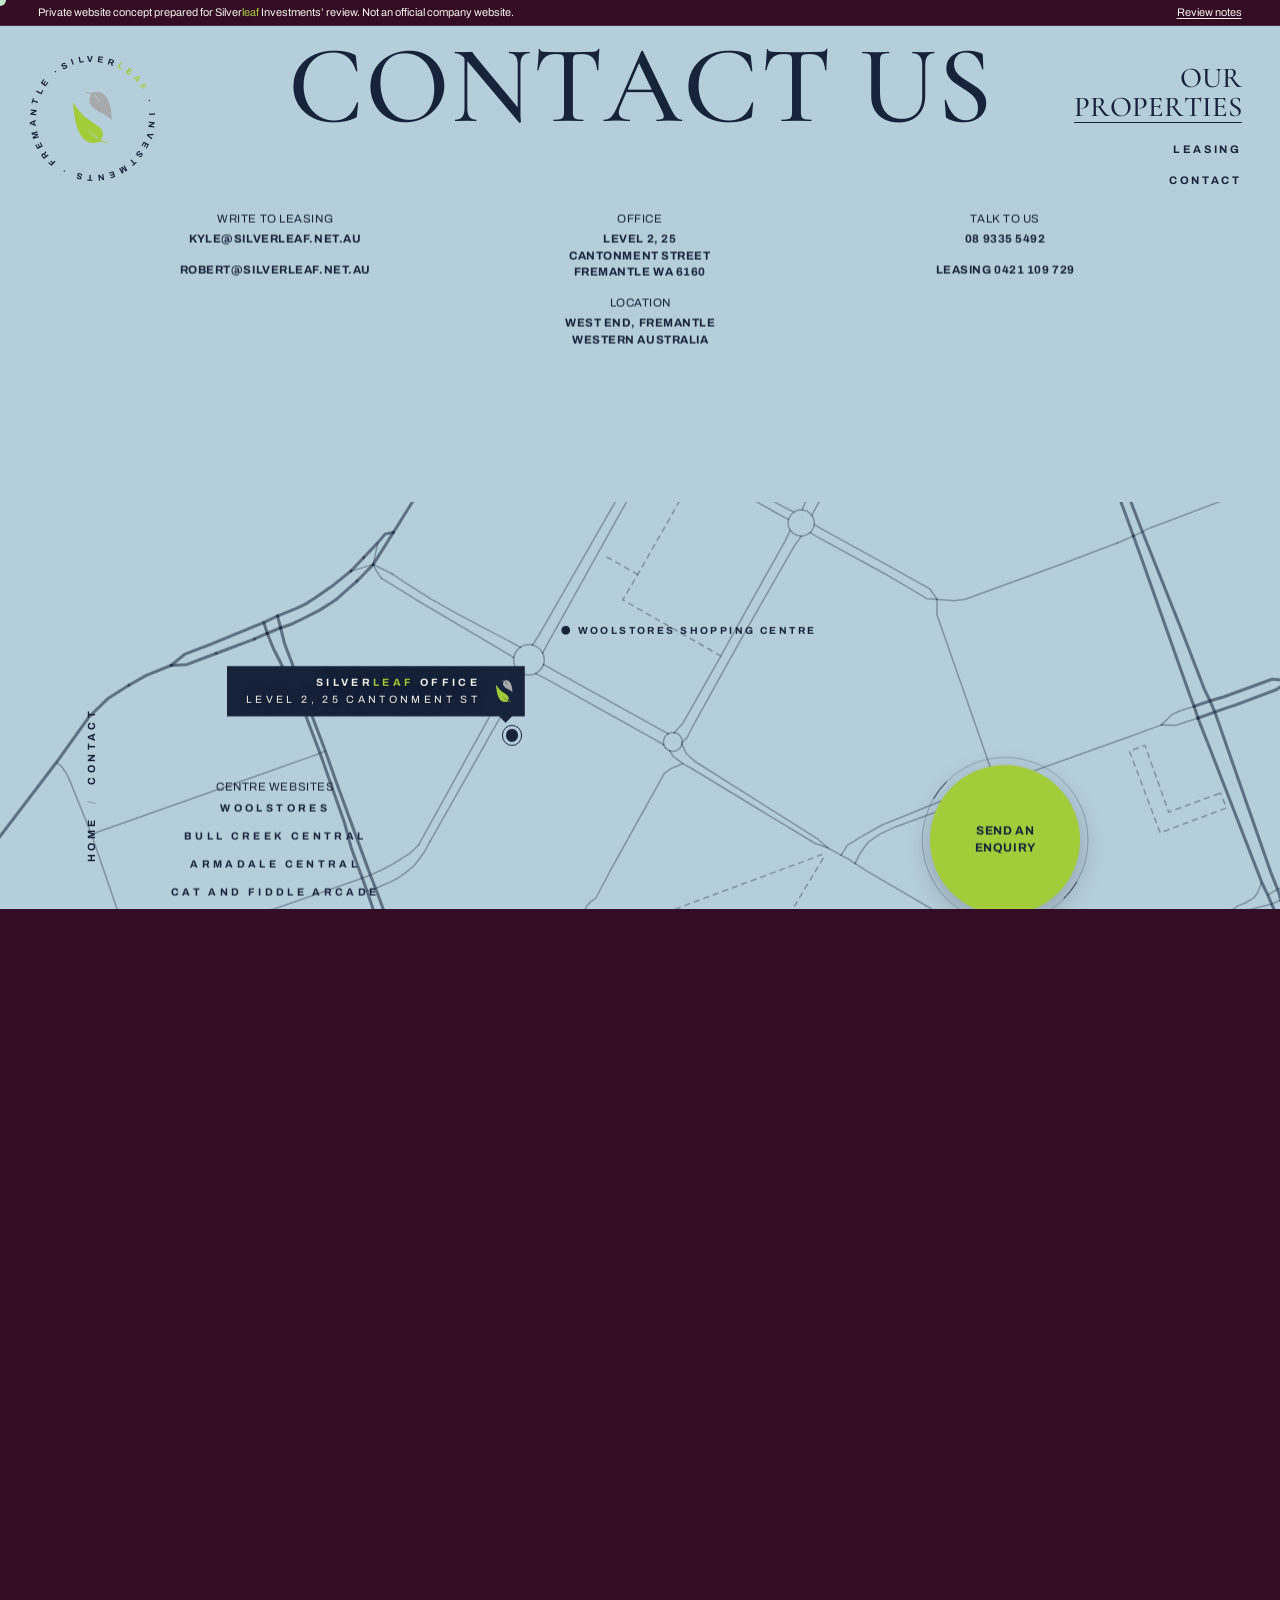
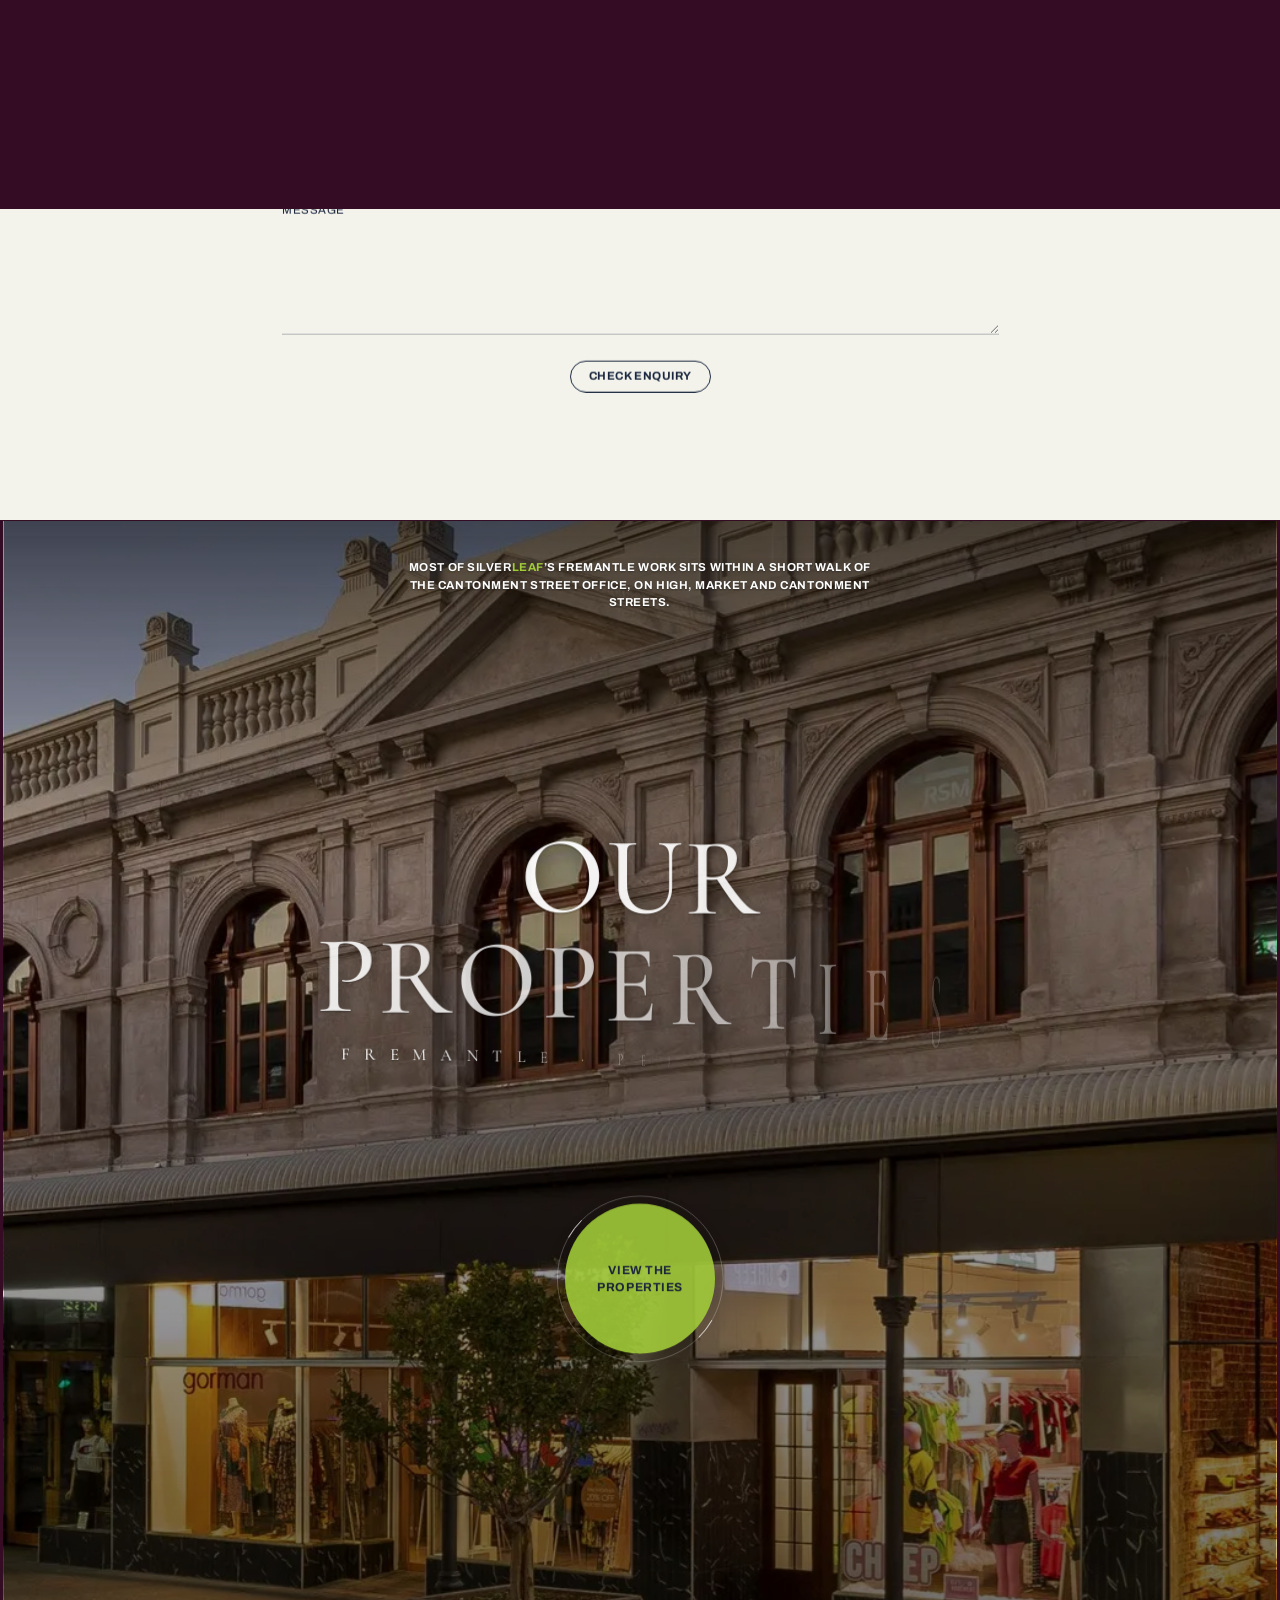
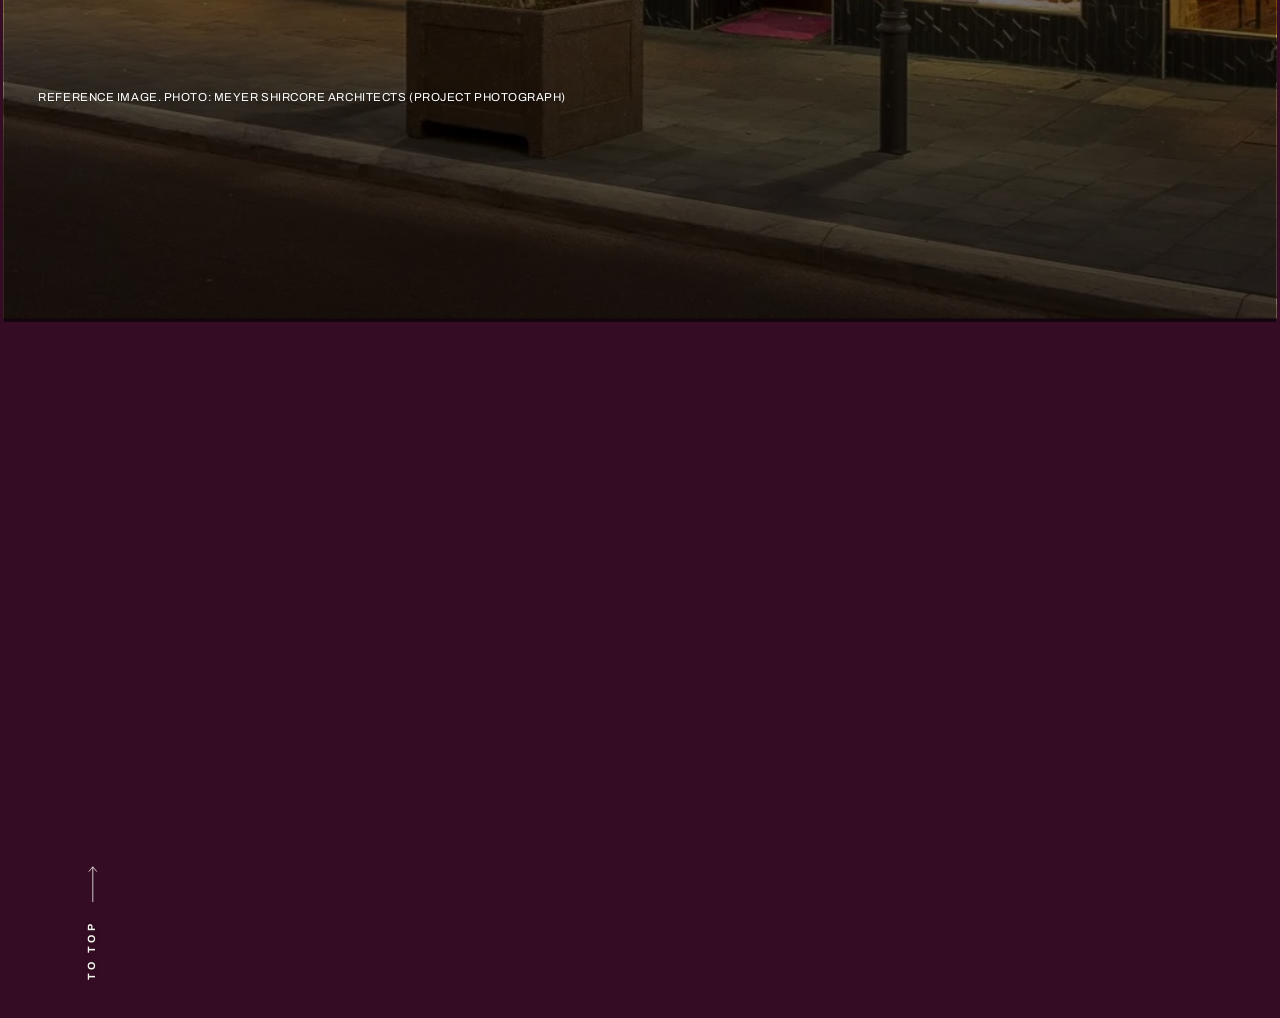
<file: contact/index.html>
<!DOCTYPE html><html lang="en-AU" class="no-js"><head><meta charset="utf-8"><meta name="viewport" content="width=device-width, initial-scale=1"><title>Contact (concept)</title><meta name="description" content="Contact Silverleaf Investments: office at Level 2, 25 Cantonment Street, Fremantle, with leasing and general enquiry routes."><meta name="robots" content="noindex, nofollow, noarchive, nosnippet, noimageindex"><meta name="googlebot" content="noindex, nofollow"><meta property="og:type" content="website"><meta property="og:site_name" content="Silverleaf Investments"><meta property="og:locale" content="en_AU"><meta property="og:title" content="Contact"><meta property="og:description" content="Contact Silverleaf Investments: office at Level 2, 25 Cantonment Street, Fremantle, with leasing and general enquiry routes."><meta name="twitter:card" content="summary_large_image"><meta name="referrer" content="strict-origin-when-cross-origin"><meta name="theme-color" content="#340c24"><link rel="icon" href="../favicon.svg" type="image/svg+xml"><link rel="preload" href="../assets/cormorant-garamond-latin-wght-normal.CUoBjw-S.woff2" as="font" type="font/woff2" crossorigin><link rel="preload" href="../assets/mrs-saint-delafield-latin-400-normal.DistX2Vi.woff2" as="font" type="font/woff2" crossorigin><link rel="preload" href="../assets/archivo-latin-wdth-normal.DY7AcnAa.woff2" as="font" type="font/woff2" crossorigin><script>
      (function () {
        var r = document.documentElement;
        r.classList.remove('no-js');
        if ('scrollRestoration' in history) history.scrollRestoration = 'manual';
        var reduce = window.matchMedia('(prefers-reduced-motion: reduce)').matches;
        if (!reduce) r.classList.add('motion');
        // Arriving through the page-change wipe: start covered, and the stylesheet lifts the panel away.
        try {
          if (!reduce && sessionStorage.getItem('sl-wipe')) {
            sessionStorage.removeItem('sl-wipe');
            r.classList.add('wipe-in');
          }
        } catch (e) {
          /* storage unavailable: no arrival wipe */
        }
        r.style.setProperty('--svh', window.innerHeight + 'px');
        // Failsafe: if the motion script never runs, show everything.
        setTimeout(function () {
          if (!r.classList.contains('motion-ready')) r.classList.remove('motion');
        }, 4000);
      })();
    </script><link rel="stylesheet" href="../assets/EraLayout.7Xu97_WC.css"><style>.btn-list{gap:var(--s8);flex-wrap:wrap;display:flex}.btn-list.center{justify-content:center}.btn{height:calc(40 * var(--u));padding:var(--s12) var(--s24);border-radius:calc(40 * var(--u));color:var(--fg);white-space:nowrap;pointer-events:auto;justify-content:center;align-items:center;display:inline-flex;position:relative}.btn--circle{width:calc(40 * var(--u));padding:0 var(--s12)}.btn__label{z-index:1;transition:color var(--dur-m) var(--e-out);position:relative;overflow:clip}.btn__bg{z-index:0;border:1px solid var(--fg);border-radius:inherit;position:absolute;inset:0;overflow:clip}.btn__fill{background:var(--fg);height:100%;transition:transform var(--dur-m) var(--e-out), border-radius var(--dur-m) var(--e-out);border-radius:50% 50% 0 0;position:absolute;top:0;left:0;right:0;transform:translateY(101%)}@media (width>=992px){.btn:hover .btn__label{color:var(--bg)}.btn:hover .btn__fill{border-radius:0;transform:translateY(0)}}.btn[disabled]{opacity:.4;cursor:not-allowed}@media (width<=991px){.btn{height:calc(48 * var(--u));padding:var(--s12) var(--s24);border-radius:calc(48 * var(--u))}.btn--circle{width:calc(48 * var(--u))}}
.contact-sec{position:relative}.contact-s{z-index:1;position:relative}.contact-title{grid-area:1/3/2/9}.contact-email{grid-area:1/2/2/4}.contact-loc{padding:0 var(--s48);grid-area:1/5/2/7}.contact-phone{grid-area:1/8/2/10}.contact-list{align-items:center;gap:var(--s4);text-align:center;flex-direction:column;display:flex}.contact-list--loc{gap:var(--s24)}.contact-list--loc>div{flex-direction:column;align-items:center;display:flex}.contact-list a.roll,.contact-loc a.roll{display:inline-block;position:relative;overflow:clip}.contact-list{gap:14px}.contact-b{position:relative}.contact-social{z-index:2;flex-direction:column;grid-area:1/2/2/4;align-self:center;align-items:center;display:flex;position:relative}.contact-social .contact-list{gap:max(var(--s12), 14px)}.contact-map{z-index:0;margin:0 calc(var(--off) * -1);grid-area:1/1/2/11;position:relative;overflow:clip}.contact-map__c{aspect-ratio:1440/760;width:100%;position:relative}.contact-map svg{width:100%;height:100%;display:block}.cm-st{fill:none;stroke:var(--navy);stroke-linecap:round;stroke-linejoin:round;stroke-width:.9px;opacity:.35}.cm-major{stroke-width:1.8px;opacity:.55}.cm-mall{stroke-dasharray:3 3}.cm-places circle{fill:var(--navy)}.cm-places text{font:700 6px var(--f-body);letter-spacing:.24em;text-transform:uppercase;fill:var(--navy)}.cm-pin{width:var(--s16);height:var(--s16);margin:calc(var(--s8) * -1) 0 0 calc(var(--s8) * -1);background:var(--navy);outline:1px solid var(--navy);outline-offset:var(--s4);border-radius:50%;position:absolute}.cm-pin__c{right:calc(var(--s8) * -1);bottom:calc(100% + var(--s8));align-items:center;gap:var(--s16);padding:var(--s12) var(--s12) calc(var(--s12) + var(--s8)) var(--s24);white-space:nowrap;background:var(--navy);clip-path:polygon(0% 0%, 100% 0%, 100% calc(100% - var(--s8)), calc(100% - var(--s16)) calc(100% - var(--s8)), calc(100% - var(--s24)) 100%, calc(100% - var(--s32)) calc(100% - var(--s8)), 0% calc(100% - var(--s8)));display:flex;position:absolute}.cm-pin__info{align-items:flex-end;gap:var(--s4);flex-direction:column;display:flex}.cm-pin__info .l2{color:var(--cream)}.cm-pin__sym{width:calc(28 * var(--u));color:var(--cream);display:block}.cm-credit{right:var(--off);bottom:var(--s16);letter-spacing:.08em;position:absolute}.cm-credit a{text-decoration:underline}.contact-btn{z-index:2;grid-area:1/8/2/10;justify-content:center;align-self:center;display:flex;position:relative}.contact-themes{inset:0}.enq-head{grid-area:1/4/2/8}.enq{gap:var(--s32);flex-direction:column;grid-area:1/3/2/9;display:flex}.enq__row{gap:var(--s32) var(--gap);grid-template-columns:1fr 1fr;display:grid}.field{gap:var(--s8);flex-direction:column;min-width:0;display:flex}.field .optional{font-weight:400}.field input,.field select,.field textarea{width:100%;padding:var(--s12) 0;color:var(--fg);font:400 max(16px, var(--p1)) / 1.4 var(--f-body);transition:border-color var(--dur-s) var(--e-out);background:0 0;border:0;border-bottom:1px solid #17233b4d;border-radius:0}.field textarea{resize:vertical}.field input:focus-visible,.field select:focus-visible,.field textarea:focus-visible{outline:2px solid var(--fg);outline-offset:4px;border-bottom-color:var(--fg)}.field [aria-invalid=true]{border-bottom-color:#8f1d2c}.enq__hp{width:1px;height:1px;position:absolute;left:-9999px;overflow:hidden}.enq__errors{color:#8f1d2c;text-align:center}.enq__result{padding:var(--s32);outline:1px solid var(--line);outline-offset:-1px}@media (width<=991px){.contact-title,.enq-head,.enq{grid-area:1/1/2/5}.contact-cols{row-gap:var(--s32)}.contact-email{grid-area:1/1/2/5}.contact-loc{grid-area:2/1/3/5;padding:0}.contact-phone{grid-area:3/1/4/5}.contact-b{row-gap:var(--s48)}.contact-map{grid-area:1/1/2/5}.contact-map__c{width:200%;margin-left:-15%}.contact-social{grid-area:2/1/3/3}.contact-btn{grid-area:2/3/3/5}.enq__row{grid-template-columns:1fr}}
.logo-lockup{width:100%;height:auto;display:block;overflow:visible}.cta-w{position:relative}.cta-s{z-index:1;aspect-ratio:144/168;pointer-events:none;position:relative}.cta-desc{pointer-events:auto;grid-area:1/4/2/8}.cta-sec .lf{text-shadow:0 0 10px #0000008c}.cta-sec .grad.top{background-image:linear-gradient(#0000009e,#00000040 60%,#0000)}.cta-title{pointer-events:auto;grid-area:1/3/2/9}.cta-btn{flex-direction:column;align-items:center;display:flex}.img-p{object-fit:cover;flex:none;width:100%;height:140%}.cta-credit{z-index:2;left:var(--off);bottom:calc(var(--off) + var(--cell-v) * 2 + var(--gap) + var(--s16));position:absolute}.ftr-w{margin-top:calc((var(--off) + var(--cell-v) * 2 + var(--gap)) * -1);position:relative}.ftr-top{z-index:1200;left:0;top:calc(100% - var(--off));height:var(--cell-h);transform-origin:0 0;align-items:center;gap:var(--s24);color:var(--fg);position:absolute;transform:rotate(-90deg)}.ftr-top .sdown__arrow{transform:none}.ftr-s{z-index:1;height:var(--vh);flex-direction:column;justify-content:space-between;display:flex;position:relative}.ftr-s__t{flex:1}.ftr-s__b{flex-direction:column;flex:1;justify-content:flex-end;display:flex}.ftr-contact{flex-direction:column;grid-area:1/3/2/9;align-items:center;display:flex}.ftr-logo{width:calc(150 * var(--u));color:var(--fg)}.ftr-phone{color:var(--fg);white-space:nowrap}.ftr-address{padding:0 var(--s48);text-align:center;flex-direction:column;grid-area:2/5/3/7;align-items:center;display:flex}.ftr-info{flex-direction:column;grid-area:1/3/2/6;justify-content:flex-end;display:flex}.ftr-credits{flex-direction:column;grid-area:1/6/2/9;justify-content:flex-end;align-items:flex-end;display:flex}.ftr-bg{z-index:-1;bottom:100%;left:calc(var(--off) * -1);right:calc(var(--off) * -1);height:calc(var(--vh) * 2);background:var(--bg);position:absolute}@media (width<=991px){.cta-s{aspect-ratio:2/6}.cta-desc,.cta-title,.ftr-contact{grid-area:1/1/2/5}.ftr-address{margin:0 calc(var(--gap) * -1);grid-area:2/2/3/4;padding:0}.ftr-info{grid-area:1/1/2/3}.ftr-credits{grid-area:1/3/2/5}}
</style></head><body class="on-light"><a class="skip" href="#main">Skip to content</a><aside class="notice" aria-label="Concept notice"><span>Private website concept prepared for Silver<span class="lf">leaf</span> Investments’ review. Not an official company website.</span><a href="../review-notes/index.html">Review notes</a></aside><header class="hdr"><a class="hdr-logo on-light" data-theme href="../" aria-label="Silverleaf Investments, home"><span class="symbol hdr-logo__sym"><svg class="logo-mark leaf-mark" viewBox="31.42 0.2 40 40" aria-hidden="true"><path fill="var(--logo-grey, #A7A9AC)" fill-rule="evenodd" d="M50.718 1.905 C44.854 14.170 57.644 14.059 66.083 22.031 C66.268 8.605 60.378 -2.847 50.718 1.905Z M52.982 3.493 L53.197 3.773 L53.413 4.052 L53.632 4.330 L53.851 4.607 L54.072 4.882 L54.294 5.156 L54.518 5.429 L54.743 5.700 L54.970 5.970 L55.198 6.239 L55.427 6.507 L55.658 6.773 L55.890 7.037 L56.123 7.301 L56.358 7.563 L56.594 7.824 L56.831 8.084 L57.070 8.342 L57.310 8.599 L57.552 8.854 L57.795 9.109 L58.039 9.362 L58.285 9.613 L58.315 9.587 L58.096 9.312 L57.878 9.036 L57.662 8.759 L57.448 8.482 L57.236 8.203 L57.025 7.923 L56.815 7.642 L56.607 7.360 L56.401 7.077 L56.196 6.793 L55.993 6.508 L55.792 6.222 L55.592 5.935 L55.394 5.648 L55.197 5.359 L55.002 5.069 L54.809 4.778 L54.617 4.486 L54.427 4.193 L54.238 3.899 L54.051 3.604 L53.866 3.308 L53.681 3.010Z"></path><path fill="var(--logo-grey, #A7A9AC)" d="M53.302 1.922 L52.980 1.925 L52.662 1.924 L52.344 1.919 L52.027 1.910 L51.710 1.897 L51.394 1.880 L51.077 1.858 L50.762 1.833 L50.447 1.804 L50.132 1.770 L49.817 1.733 L49.503 1.691 L49.190 1.645 L48.876 1.595 L48.564 1.541 L48.251 1.483 L47.939 1.421 L47.628 1.355 L47.317 1.285 L47.006 1.210 L46.696 1.132 L46.386 1.049 L46.075 0.961 L45.925 1.439 L46.233 1.546 L46.544 1.649 L46.856 1.748 L47.168 1.844 L47.482 1.935 L47.796 2.022 L48.112 2.105 L48.428 2.184 L48.745 2.259 L49.064 2.329 L49.383 2.396 L49.703 2.458 L50.024 2.517 L50.346 2.571 L50.669 2.621 L50.993 2.667 L51.317 2.709 L51.643 2.746 L51.970 2.780 L52.297 2.809 L52.625 2.834 L52.955 2.855 L53.282 2.872Z"></path><path fill="var(--leaf, #A2CC3A)" fill-rule="evenodd" d="M57.532 38.500 C64.951 23.866 48.748 29.249 36.760 8.724 C37.833 27.298 42.806 44.085 57.532 38.500Z M56.430 36.212 L56.016 35.909 L55.604 35.606 L55.193 35.301 L54.784 34.995 L54.375 34.687 L53.968 34.377 L53.561 34.067 L53.156 33.754 L52.752 33.440 L52.349 33.125 L51.947 32.808 L51.547 32.489 L51.147 32.169 L50.749 31.848 L50.351 31.525 L49.955 31.200 L49.560 30.874 L49.166 30.546 L48.773 30.217 L48.382 29.887 L47.991 29.554 L47.602 29.221 L47.214 28.885 L47.186 28.915 L47.551 29.276 L47.917 29.636 L48.284 29.994 L48.652 30.352 L49.022 30.707 L49.393 31.062 L49.766 31.415 L50.140 31.767 L50.515 32.117 L50.891 32.466 L51.269 32.814 L51.648 33.160 L52.028 33.505 L52.410 33.849 L52.793 34.191 L53.178 34.532 L53.563 34.872 L53.950 35.210 L54.339 35.547 L54.728 35.882 L55.119 36.216 L55.512 36.549 L55.905 36.880Z"></path><path fill="var(--leaf, #A2CC3A)" d="M56.141 37.900 L56.449 38.012 L56.760 38.121 L57.073 38.226 L57.386 38.327 L57.700 38.423 L58.014 38.516 L58.330 38.604 L58.646 38.688 L58.963 38.768 L59.280 38.843 L59.599 38.915 L59.918 38.982 L60.238 39.045 L60.559 39.104 L60.880 39.159 L61.202 39.210 L61.525 39.256 L61.849 39.299 L62.173 39.337 L62.498 39.371 L62.824 39.401 L63.150 39.427 L63.476 39.449 L63.524 38.951 L63.204 38.910 L62.886 38.866 L62.569 38.817 L62.254 38.764 L61.940 38.708 L61.627 38.647 L61.316 38.583 L61.006 38.515 L60.696 38.442 L60.389 38.366 L60.082 38.286 L59.776 38.202 L59.472 38.114 L59.169 38.022 L58.867 37.926 L58.567 37.826 L58.267 37.722 L57.969 37.615 L57.672 37.503 L57.376 37.388 L57.081 37.269 L56.788 37.146 L56.493 37.017Z"></path></svg></span><span class="hdr-logo__ring" data-logo-ring aria-hidden="true"><svg viewBox="0 0 120 120"><defs><path id="ring" d="M60,60 m-47,0 a47,47 0 1,1 94,0 a47,47 0 1,1 -94,0"></path></defs><text><textPath href="#ring" startOffset="0" textLength="292">SILVER<tspan class="ring-leaf">LEAF</tspan> · INVESTMENTS · FREMANTLE · </textPath></text></svg></span></a><nav class="hdr-nav on-light" data-theme aria-label="Main"><div class="hdr-nav__list desk-f"><a class="u-link hdr-nav__main h6" href="../portfolio/index.html"><span class="u-link__t">Our<br>Properties</span><span class="u-link__line" aria-hidden="true"></span></a><span class="u24" aria-hidden="true"></span><a class="nav-l2 l2" href="../leasing/index.html"><span class="roll"><span class="roll__t">Leasing</span><span class="roll__t" aria-hidden="true">Leasing</span></span></a><span class="nav-gap" aria-hidden="true"></span><a class="nav-l2 l2" href="../contact/index.html" aria-current="page"><span class="roll"><span class="roll__t">Contact</span><span class="roll__t" aria-hidden="true">Contact</span></span></a></div><button class="hdr-menu-btn mob-f l2" type="button" aria-expanded="false" aria-controls="menu" data-menu-btn><span data-menu-label>Menu</span><span class="hdr-menu-btn__ico" aria-hidden="true"><i></i><i></i></span></button></nav></header><nav class="crumbs desk-f on-light" data-theme aria-label="Breadcrumb"><a class="l2 roll crumbs__item" href="../"><span class="roll__t">Home</span><span class="roll__t" aria-hidden="true">Home</span></a><span class="l2 crumbs__sep" aria-hidden="true">/</span><span class="l2 crumbs__item is-active" aria-current="page">Contact</span></nav><div class="menu on-color" id="menu" data-menu hidden><nav class="menu__list" aria-label="Menu"><a class="h3" href="../">Home</a><a class="h3" href="../portfolio/index.html">Our properties</a><a class="h3" href="../about/index.html">About</a><a class="h3" href="../leasing/index.html">Leasing</a><a class="h3" href="../contact/index.html">Contact</a></nav><p class="l1 menu__foot">Level 2, 25 Cantonment Street, Fremantle WA 6160<br><a href="tel:+61893355492">08 9335 5492</a></p></div><div class="tips" data-tips aria-hidden="true"></div><main id="main" tabindex="-1"><section class="section clip on-brand contact-sec" data-bg="light" aria-labelledby="contact-title"><div class="ctn"><div class="contact-s"><div class="u48"></div><div class="u272 mob"></div><div class="grid"><div class="contact-title"><h1 id="contact-title" class="h1 ac" data-r="h">Contact us</h1></div></div><div class="u96"></div><div class="grid contact-cols"><div class="contact-email" data-r="ctn"><h2 class="l1 reg ac">Write to leasing</h2><div class="u4"></div><ul class="contact-list"><li><a class="l1 roll" href="mailto:kyle@silverleaf.net.au"><span class="roll__t">kyle@silverleaf.net.au</span><span class="roll__t" aria-hidden="true">kyle@silverleaf.net.au</span></a></li><li><a class="l1 roll" href="mailto:robert@silverleaf.net.au"><span class="roll__t">robert@silverleaf.net.au</span><span class="roll__t" aria-hidden="true">robert@silverleaf.net.au</span></a></li></ul><div class="u32"></div></div><div class="contact-loc"><div class="contact-list contact-list--loc"><div data-r="ctn"><h2 class="l1 reg ac">Office</h2><div class="u4"></div><a class="l1 ac roll" href="https://www.openstreetmap.org/search?query=25%20Cantonment%20Street%20Fremantle%20WA%206160" rel="noopener noreferrer"><span class="roll__t">Level 2, 25 Cantonment Street<br>Fremantle WA 6160</span><span class="roll__t" aria-hidden="true">Level 2, 25 Cantonment Street<br>Fremantle WA 6160</span></a></div><div data-r="ctn"><h2 class="l1 reg ac">Location</h2><div class="u4"></div><p class="l1 ac">West End, Fremantle<br>Western Australia</p></div></div><div class="u32"></div></div><div class="contact-phone" data-r="ctn"><h2 class="l1 reg ac">Talk to us</h2><div class="u4"></div><ul class="contact-list"><li><a class="l1 roll" href="tel:+61893355492"><span class="roll__t">08 9335 5492</span><span class="roll__t" aria-hidden="true">08 9335 5492</span></a></li><li><a class="l1 roll" href="tel:+61421109729"><span class="roll__t">Leasing 0421 109 729</span><span class="roll__t" aria-hidden="true">Leasing 0421 109 729</span></a></li></ul><div class="u32"></div></div></div><div class="u160"></div><div class="grid contact-b"><nav class="contact-social" aria-label="Centre websites" data-r="ctn"><p class="l1 reg ac">Centre websites</p><div class="u8"></div><ul class="contact-list"><li><a class="l2 roll" href="https://www.woolstores.com.au/" rel="noopener noreferrer"><span class="roll__t">Woolstores</span><span class="roll__t" aria-hidden="true">Woolstores</span></a></li><li><a class="l2 roll" href="https://www.bullcreekcentral.com.au/" rel="noopener noreferrer"><span class="roll__t">Bull Creek Central</span><span class="roll__t" aria-hidden="true">Bull Creek Central</span></a></li><li><a class="l2 roll" href="https://www.armadalecentral.com.au/" rel="noopener noreferrer"><span class="roll__t">Armadale Central</span><span class="roll__t" aria-hidden="true">Armadale Central</span></a></li><li><a class="l2 roll" href="https://www.catandfiddlearcade.com/" rel="noopener noreferrer"><span class="roll__t">Cat and Fiddle Arcade</span><span class="roll__t" aria-hidden="true">Cat and Fiddle Arcade</span></a></li></ul></nav><figure class="contact-map" data-par-w data-r="ctn"><div class="contact-map__c" data-par="img"><svg viewBox="-29.19999999999999 87.53333333333336 760 401.1111111111111" role="img" aria-label="Street map of central Fremantle with the Silverleaf office on Cantonment Street"><g class="cm-streets" aria-hidden="true"><path d="M446.7 137.5L442.4 143.4L413.1 194.6L405.8 207.9L403.2 212.4L381.5 251.7L378.7 257.3L375.9 260" class="cm-st cm-minor"></path><path d="M914.7 159.1L902.8 163.3L877.1 172.4L865.8 176.6L841.7 185.5L806 198.5L777.2 209.2L746.2 220.1L736.1 223.6" class="cm-st cm-major"></path><path d="M643.8 137.5L649.1 135L651.7 133.5L656.6 131.6L721.9 106.9L815.1 72.2L881.8 46.5" class="cm-st cm-minor"></path><path d="M567.7 534.6L566.1 537.8L562.6 540.7L558.5 541.6L554.2 540.7L550.7 537.8L548.9 533.1L549.7 528.1L552.1 524.8L556.4 522.7L560.6 522.7L563.5 523.9L566.3 526.4L567.9 530L567.7 534.6" class="cm-st cm-major"></path><path d="M306.2 835.6L334.9 809.6L382.5 769.3L459 706.2L488.4 681.8L491.9 678.8L492.8 678" class="cm-st cm-major"></path><path d="M287 202.2L290.3 197.1L356.6 81.5L359 77.1L367.6 61.1L378.6 41.8L385.7 33.5" class="cm-st cm-minor"></path><path d="M439.8 125.9L440.7 124.5L442.2 123.3L443.6 122.5L445.4 122L447 122L449.3 122.4L451.3 123.6L452.8 125.2L453.8 126.9L454.2 128.6L454.3 130.6L453.8 132.5L453 134.1L451.7 135.5L450.1 136.6L448.5 137.2L446.7 137.5L444.2 137.1L441.9 136L440 134.1L439 132L438.7 130L439 127.7L439.8 125.9" class="cm-st cm-minor"></path><path d="M568 -60L572.1 -65.6L574.7 -69.5L580 -76.9L584.1 -82.3L589.7 -86.4" class="cm-st cm-minor"></path><path d="M261.8 839.8L249.6 826.8L234.8 812.1L217.6 797L205.4 786.6L194.1 777L126.6 724.8L114.3 717.3L94.1 709.6L80.7 706L71.7 703.9L63.3 702.6L61.8 702.3L51.6 702.3L41.2 704L28.5 707L-8.9 720.3L-30.1 729" class="cm-st cm-major"></path><path d="M497.7 499.9L500.7 494.9L532.1 440.6L561.6 391.1L563.6 384.7" class="cm-st cm-minor"></path><path d="M252 510.6L247.1 504.5L242.2 494.3L227.1 454.2L217.2 426L216.7 424.5L213.6 416.9L211.3 410.5L193.8 363.2L188.7 348.4L185.9 340.6L181.5 328.6L179.3 322.5L175.3 307.6L160.8 266.4L149.5 236.7L133.1 204.2L129.5 195.3" class="cm-st cm-major"></path><path d="M324.3 554.4L323.2 555.2L319.3 558.2L296.4 578.3L288.8 584.6L282.8 587.4L278.3 588" class="cm-st cm-minor"></path><path d="M397.2 622.7L402.2 607.9L402.6 603.9L402.3 601.3" class="cm-st cm-minor"></path><path d="M452.4 471.5L449.7 476.6L449 477.9L444.3 485.3L443 487.2L434.1 502.7L424.4 519L422.8 519.6L417.3 521.5L408.8 521.5L391.8 512L367 497.4L364.5 495.7L337 480.3L298.2 457.4L288 451.3" class="cm-st cm-minor"></path><path d="M344.3 943.6L352.2 935.5L354.6 933.4L392.2 900.7L444.1 855.5L560.1 759.1L564.8 755.4L567.3 753.3L572.3 749.5" class="cm-st cm-minor"></path><path d="M218.9 414.9L213.6 416.9L211.6 417.6L209.5 418.4L78.3 466L-1.7 496.1L-5.8 497.4L-76.9 523.3L-81 524.7L-85.4 526.4L-156.8 552.5L-161.9 554.3" class="cm-st cm-minor"></path><path d="M-131.7 430.2L-125.8 435L-124.1 436.2L-121.2 438.2L-114.5 443.1L-110.7 447.4L-106.9 454.4L-103.7 463.1L-82.5 520.6L-81 524.7L-79 530.1L-35.1 649.3L-32.8 655.4L-28.5 667.2L-11.2 713.9L-8.9 720.3" class="cm-st cm-minor"></path><path d="M-62 358.8L-59.6 361L-49.4 371.2L-43.4 380.5L-23.8 434.7L-3.4 491L-1.7 496.1L22.6 562.6L44.3 621.8L62.3 671.2L70 691.7L72.1 697.9L71.7 703.9" class="cm-st cm-minor"></path><path d="M270 573L267.3 572.2L263.2 573.2L133.7 620.2" class="cm-st cm-minor"></path><path d="M106.4 544.5L111.5 542.4L123.8 537.9L179.8 517.4L186.1 515.4L196.9 511.4L218.8 503.2L239.5 495.5L241.1 494.7L242.2 494.3" class="cm-st cm-minor"></path><path d="M159.4 691.8L142.7 645.4L133.7 620.2L106.4 544.5L102.7 534.1L80.3 471.7L78.3 466L76.7 460.7L66 432.3L50.8 389.6L25.1 314.6L11.9 281.9L9.9 278L7.3 274.3L6.6 273.7L4.3 271.9" class="cm-st cm-minor"></path><path d="M204.4 135.3L218.1 113.4L223 105.9" class="cm-st cm-major"></path><path d="M203.7 160L210.5 164.6L226.9 175L242.8 183.9L274.2 200.5L279.8 203.5" class="cm-st cm-minor"></path><path d="M164 265.2L160.8 266.4L159.1 267.1L156.4 268.1L29.4 313L25.1 314.6" class="cm-st cm-minor"></path><path d="M185.9 340.6L184.3 341.2L182.6 341.8L117.6 364.5L112.5 366.4L101 370.7L50.8 389.6" class="cm-st cm-minor"></path><path d="M977.4 319L874.9 328.2L812.9 333.8L807.3 333.4L802.9 331.5L795.2 329" class="cm-st cm-minor"></path><path d="M1033.1 604.1L1025.9 605L1021.4 605.5L1016.5 606.1L961.5 611.2L895.4 616.9L867.4 619.4L846 620.6L834.2 621.2L826.3 619.2L818.6 614.5L792.9 595.5L779.8 585.4L769.1 575L764.5 564.7L763.4 561.1L758.5 533.9L751.8 482.3" class="cm-st cm-minor"></path><path d="M462.1 322.5L454.8 320L381.1 275.3L376.2 272.6L370.4 268.3L368.5 265" class="cm-st cm-minor"></path><path d="M945.3 270.7L909.6 283.6L872.4 297.1L846.5 306.5L814 318.1L795.2 329L786.2 330.5L752.1 342.9" class="cm-st cm-minor"></path><path d="M624.5 388.4L598 397.1L589.5 397.7L563.6 384.7" class="cm-st cm-minor"></path><path d="M-28.5 667.2L62.3 671.2" class="cm-st cm-minor"></path><path d="M-32.8 655.4L-44.5 659.4L-107.6 682.6L-112.4 684.5" class="cm-st cm-minor"></path><path d="M-66.9 759.6L-67.8 762.5L-69.5 765L-72 767L-75 768.1L-78.2 768.3L-81.3 767.6L-84 765.9L-86.2 763.4L-87.5 760.4L-87.8 757.1L-87 754L-85.8 751.7L-84.1 749.9L-81.9 748.5L-80.5 747.9L-79.1 747.5L-77.6 747.4L-74.5 747.7L-71.6 749L-69.3 751L-67.6 753.6L-66.8 756.6L-66.9 759.6" class="cm-st cm-major"></path><path d="M-77.6 747.4L-60.9 739.2L-53.3 736.2L-30.1 729" class="cm-st cm-major"></path><path d="M-30.1 729L-51.5 740.4L-57.6 745.2L-60.6 747.5L-66.8 756.6" class="cm-st cm-major"></path><path d="M289 219.1L287.4 219.7L285.8 220L283.9 220L282.2 219.7L281.2 219.3L279.4 218.3L277.9 216.9L277.3 216.1L276.2 214L275.8 211.7L275.8 209.6" class="cm-st cm-minor"></path><path d="M278.3 588L277.4 590.9L275.7 593.5L159.4 691.8L155.5 695.3L134.4 714.4L130.2 719.1L126.6 724.8" class="cm-st cm-minor"></path><path d="M270 573L270.7 569L270.2 563L252.7 520L251.4 516.5L252 510.6" class="cm-st cm-mall"></path><path d="M270 573L273.5 575.6L275.8 579.2L277.6 583.9L278.3 588" class="cm-st cm-minor"></path><path d="M376.2 272.6L369 275.7L365.3 278.4L332.8 336.9L332.5 337.5L324.7 352.2L323.7 353.2L321.3 354.8L320.5 355.7L319.7 356.5L316.1 362.9L314.4 366.6L313.8 368.7L313.4 371.3L313.6 374L315.6 379.8" class="cm-st cm-minor"></path><path d="M562.4 285L559.5 276.8L527.1 184.2L527.2 175.1" class="cm-st cm-minor"></path><path d="M385.7 33.5L353.2 14.7L301.9 -14.9L294.7 -19.1" class="cm-st cm-minor"></path><path d="M459 706.2L452.7 698.7L432.9 675L399 634.8L392.9 627.7" class="cm-st cm-minor"></path><path d="M315.6 379.8L321 394.5L322 396.5L323.3 398.1L374.4 428.6L386.8 434.6L398.1 440.8L452.4 471.5L489.7 493.5L494.3 497.9" class="cm-st cm-minor"></path><path d="M583.1 -28.6L575 -46.2" class="cm-st cm-major"></path><path d="M682.1 245.6L679.8 238.6L677.3 232.1L648.2 149.8L643.8 137.5" class="cm-st cm-major"></path><path d="M527.2 175.1L537.3 175.8L543.7 175.1L601.9 153.9L634.3 141.6" class="cm-st cm-minor"></path><path d="M129.5 195.3L127.1 196.3L121.9 198.6" class="cm-st cm-major"></path><path d="M47.4 226L57.8 220.2L72.4 214.3" class="cm-st cm-major"></path><path d="M867.4 619.4L868.6 625.6L873.2 654L874.4 657.8L875.9 661.4L877.9 666.2L880.8 677.4L890.1 708.9L896.4 733.9L914.1 804.5L919.8 827.2" class="cm-st cm-minor"></path><path d="M192.4 154.4L187.3 159.7L182.8 164.2" class="cm-st cm-major"></path><path d="M-243.9 308.4L-224.2 290.8L-194 261.4L-188.5 256.2L-150.1 220.4L-147.2 217.6L-145.8 216.6L-139 214.8L-134.6 214.3L-127.7 212.7L-121.5 210.7L-114.3 206.7L-92.1 182.1L-82.7 171.3L-71.5 158.4L-65.6 151.7L10.4 64.4L16.9 57.5L23.6 53.8L31.2 52.2L39.7 53.2L62.7 66.4L85.4 75.5L93.5 76.5L101.3 75.3L109.1 71.8L116 66.7L131.7 47.9L196 -28.9L336.1 -196.4L381.7 -252.6L394.3 -267.7L400.4 -275L449.9 -334.2L459.6 -350.9L581.7 -567.3L652.1 -644.5L663.2 -650.7L670.1 -651.3" class="cm-st cm-minor"></path><path d="M279.8 203.5L281.4 202.6L283.2 202.1L285.1 201.9L287 202.2" class="cm-st cm-minor"></path><path d="M121.9 198.6L99.2 207.2" class="cm-st cm-major"></path><path d="M223 105.9L228.2 97.8L229.3 96.2L253.5 54.8L256.1 50.2L276.4 13L285.5 -2.7L294.7 -19.1L301.2 -30.1L302.2 -31.8L314.2 -51.7L318.1 -57.6L322.4 -63.3L334.7 -75.9L357 -96.3L369.1 -106.9L399 -133.3L410 -143.6L414.7 -148L420.2 -152.9L425.5 -158.6" class="cm-st cm-major"></path><path d="M219.3 321L230.1 301.5L247.1 270.7L274 222.1L277.3 216.1" class="cm-st cm-minor"></path><path d="M560.6 522.7L569.4 514L584.4 505.2L623.4 483.3L636.4 476L666.6 453.6L689.9 434.3L693.5 431.5L707.4 419.5L721.1 408.2L728.6 395.5L730.5 388.6L731.6 381.1L731.7 374.7L730.7 368.5L728.8 362.4L725.8 356L723.6 350.7L720 343.3L719.3 341.4L687.6 259.6L686.3 256.4L685.6 254.6L682.1 245.6" class="cm-st cm-major"></path><path d="M575 -46.2L573.3 -47.4L565.7 -52.2L562.9 -52.6L560 -52.5L557.1 -51.5L555.1 -49.9L550.6 -44.7L547.1 -38.3L542.6 -35.4L536.2 -33.7" class="cm-st cm-minor"></path><path d="M479.9 654.2L451.1 633.8L425.9 615.9L416.3 609.9L402.3 601.3L324.3 554.4L262 516.8L254.4 512.5L252 510.6" class="cm-st cm-major"></path><path d="M537.5 620.6L533.7 631.3L526.8 642.6L519 653.1L511 661.3L509.3 663L505.3 667.2" class="cm-st cm-major"></path><path d="M550.7 564.6L549.4 559.1L551.6 548.8L551.6 547.7L551.6 543.6L550.7 537.8" class="cm-st cm-major"></path><path d="M562.6 540.7L561.8 542.6L559.9 547.2L559.1 548.8L557.4 552.2L554.5 560.8L550.7 564.6" class="cm-st cm-major"></path><path d="M310.7 373.3L313.4 380.6L315.9 387.5L306.4 391L300.3 393.2L297.5 394.1L287.4 397.8L277.4 401.5L267.5 405L261.4 407.2L255.3 409.5L249.9 411.5L244.2 413.5L227.6 419.5L224.2 420.8L222.7 421.3L220.2 414.5L218 408.4L217.6 407.2L219.4 406.5L222.9 405.3L255.3 393.5L268.7 388.5L296.7 378.4L300.9 376.8L310.7 373.3" class="cm-st cm-mall"></path><path d="M425.8 607.1L426.8 604.8L458.2 553.5L465.1 557.6L468.8 559.9L445.9 598L437.6 611.8L436.4 613.8L430.3 610.1L425.8 607.1" class="cm-st cm-mall"></path><path d="M634.3 141.6L638.9 139.6L643.8 137.5" class="cm-st cm-minor"></path><path d="M563.6 384.7L563.5 381.5L559 378.3L539.6 368.1L485.7 336.5L478.5 331.9" class="cm-st cm-minor"></path><path d="M365 261.5L357.7 257.3L296 222.8L289 219.1" class="cm-st cm-minor"></path><path d="M218.9 414.9L220.2 414.5L247.3 404.6L271.7 395.7L303.7 384.1L313.4 380.6L315.6 379.8" class="cm-st cm-mall"></path><path d="M367.6 254.9L369.1 254.3L370.2 254.2L371.2 254.2" class="cm-st cm-minor"></path><path d="M398.1 440.8L397.7 437.9L397.1 434.2L398.2 432.4L399.3 430.3L409.4 412.8L418.5 397.8L424.9 386.9L429.4 379.4L448.6 347L460.4 327.5" class="cm-st cm-mall"></path><path d="M398.8 208.7L393.1 205.4L340.5 175.4L349.5 160.3L382.3 102.6" class="cm-st cm-mall"></path><path d="M359 77.1L363.6 79.6L370.9 83.6L406.6 103.7L412.7 107.1L416.6 109.3L420.5 111.5L434.5 119.4L442.2 123.3" class="cm-st cm-minor"></path><path d="M537.4 -87.4L537.7 -75.5L538.1 -56.6L537.4 -46.1L536.2 -33.7L525 -2.9L505.6 31.3L476 83.6L456.5 118.4L452.8 125.2" class="cm-st cm-minor"></path><path d="M527.2 175.1L521.1 174.6L496 159.8L458.1 139.1L455 137.3L451.7 135.5" class="cm-st cm-minor"></path><path d="M470.2 327L473.8 321.3L482.3 315.9L494.7 309L534.6 292.8L552.5 286.3L554.5 285.5L560.8 285.5" class="cm-st cm-minor"></path><path d="M660.3 249.7L666.6 243.5L670.7 241.6L673.3 240.7L679.8 238.6" class="cm-st cm-minor"></path><path d="M679.8 238.6L689.3 235.4L697.4 233L726.3 222.4L736.1 223.6" class="cm-st cm-major"></path><path d="M682.1 245.6L676 247.6L668.7 249.9L660.3 249.7" class="cm-st cm-minor"></path><path d="M736.1 223.6L728.6 228.7L704 238L699.7 239.3L692.1 242L682.1 245.6" class="cm-st cm-major"></path><path d="M723.6 350.7L729.3 347.1L736.4 344.9L752.1 342.9" class="cm-st cm-minor"></path><path d="M699.2 361.8L705.4 357.3L710.9 355L713.6 353.3L715.2 352.3L717.4 349.5L720 343.3" class="cm-st cm-minor"></path><path d="M552 -84.8L563.9 -75L572.1 -65.6L576.6 -57.8L580 -51L583.1 -44.8L590.3 -23.4L596.7 -4.6L601.1 8.3L603.9 16L629.3 83.3L644.2 122.3L649.1 135L654.1 147.5L671.3 190.6L684 223.5L685.8 228.2L686.6 230L689.3 235.4L692.1 242L695.2 250.8L725.7 338.2L729.3 347.1L730.3 349.9L731.3 353.7L733.4 360L735.2 366.5L736.2 374.4L736.2 382.5L735.9 388.6L734.6 394.4L731.2 402.4L726.1 410.2L696.7 435.2L693.5 438.2L670.5 459.8L643.3 478.6L626.5 488.1L579.1 515.2L573.9 520L570.3 523.5L568.7 527.8L567.9 530" class="cm-st cm-major"></path><path d="M548.9 533.1L544.4 529.4L532.2 520" class="cm-st cm-minor"></path><path d="M532.2 520L546.4 523.4L552.1 524.8" class="cm-st cm-minor"></path><path d="M643.8 137.5L638.9 124.1L624.7 86.1L624.4 85.2L599.3 17.7L596.4 9.9L595.9 8.6L591.9 -2.9L585.5 -21.7L583.1 -28.6" class="cm-st cm-major"></path><path d="M447 122L450.1 114.7L470.6 80.3L500.1 28.1L519.5 -8.6L524.9 -21L528.8 -35.3" class="cm-st cm-minor"></path><path d="M589.7 -86.4L588.9 -78.4L585.3 -72.3L579.1 -62L576.6 -57.8L572.2 -52.2" class="cm-st cm-minor"></path><path d="M99.2 207.2L81.7 213.8L72.4 214.3" class="cm-st cm-major"></path><path d="M275.8 209.6L270.7 206.5L217.5 175.1L200.5 164.5L197.3 162.6" class="cm-st cm-minor"></path><path d="M72.4 214.3L80.8 207.5L96.7 201.5L119.4 192.1L127.4 188.8L135.6 185" class="cm-st cm-major"></path><path d="M179.1 158.3L192.4 154.4" class="cm-st cm-minor"></path><path d="M476.4 -127.6L473.8 -122.6L468.5 -113.3L445.6 -72.7L444 -69.9L437.1 -57.7L398.8 10.3L385.7 33.5" class="cm-st cm-minor"></path><path d="M371.2 254.2L376.2 248.8L398.8 208.7L408.2 191.8L436.9 140.6L440 134.1" class="cm-st cm-minor"></path><path d="M439 127.7L432 123.9L404.1 108.1L368.6 87.9L361.2 84L356.6 81.5" class="cm-st cm-minor"></path><path d="M454.3 130.6L460.6 134.4L500.3 156.2L523 169L527.2 175.1" class="cm-st cm-minor"></path><path d="M560.8 285.5L556.2 290.5L554.2 291.2L502.2 310.3L493.3 314.4L486.4 319.1L481.7 325.5L478.5 331.9" class="cm-st cm-minor"></path><path d="M660.3 249.7L638.6 257.6L612.8 266.9L562.4 285" class="cm-st cm-minor"></path><path d="M375.7 261.1L378.3 266.7L383.4 271.3L456.6 317.6L462.1 322.5" class="cm-st cm-minor"></path><path d="M293.5 213.8L299.3 217.1L361.1 251.3L367.6 254.9" class="cm-st cm-minor"></path><path d="M129.5 195.3L127.4 188.8" class="cm-st cm-major"></path><path d="M293.5 213.8L293 215L291.9 216.7L290.4 218.1L289 219.1" class="cm-st cm-minor"></path><path d="M192.4 154.4L195.1 141.5" class="cm-st cm-minor"></path><path d="M137.4 192L139.7 201.2L164 265.2L170.2 282.9L186.1 326.3L190.7 338.8L193.8 346.7L199.1 361.1L203.4 372.9" class="cm-st cm-major"></path><path d="M282.2 219.7L279 225.3L260.6 257.8L251.9 273.3L234.6 303.9L226.2 318.7" class="cm-st cm-minor"></path><path d="M524.7 691.9L541.3 712.1L572.3 749.5L579.5 760.7L594 786.9L607.3 813.9L616.5 834.2L628.4 860.6L643.4 892.1L653.1 912.8L659.5 926.3" class="cm-st cm-major"></path><path d="M385.7 33.5L383.4 44.1L363.6 79.6L361.2 84L300.9 192.6L296.4 200.6L293 207" class="cm-st cm-minor"></path><path d="M397.2 622.7L392.9 627.7" class="cm-st cm-minor"></path><path d="M392.9 627.7L386.7 632.8L312.1 696.3L213.8 779.2L205.4 786.6" class="cm-st cm-minor"></path><path d="M416.3 609.9L414.1 611.1L410.5 613L397.2 622.7" class="cm-st cm-minor"></path><path d="M204.4 135.3L192.4 154.4" class="cm-st cm-major"></path><path d="M505.3 667.2L500.3 672" class="cm-st cm-major"></path><path d="M253.4 502.9L262.2 510L279 520.2L428.8 612L465.8 637.3L474.4 643.3L496.4 658.8L498.8 660.7" class="cm-st cm-major"></path><path d="M601.4 816.4L589.2 789.9L583.4 779L578.4 770L567.3 753.3L546.6 728.1L536.2 715.7L512.8 685.7L509.5 681.6L508.2 680L500.3 672" class="cm-st cm-major"></path><path d="M-113.5 417.1L-87 389.9L-62 358.8L4.3 271.9L23.6 244.9L34.8 234.1L47.4 226" class="cm-st cm-major"></path><path d="M186.7 150.3L195.1 141.5L199.5 136.3L204.4 135.3" class="cm-st cm-major"></path><path d="M508.3 671.1L512 676.3L524.7 691.9" class="cm-st cm-major"></path><path d="M500.3 672L493.5 665.2" class="cm-st cm-major"></path><path d="M365.9 263.2L365 261.5" class="cm-st cm-minor"></path><path d="M375.7 261.1L375.1 262.6L374.2 263.7L373 264.6L371.5 265.2L370 265.3L368.5 265" class="cm-st cm-minor"></path><path d="M365 261.5L364.8 260.5L364.7 259.5L364.9 258.4L365.3 257.2L365.9 256.3L366.8 255.4L367.6 254.9" class="cm-st cm-minor"></path><path d="M275.8 209.6L276.4 207.7L277.2 206.1L278.2 204.8L279.8 203.5" class="cm-st cm-minor"></path><path d="M315.6 379.8L331.3 374L358 364.1L377.1 357L393.9 350.7L399.7 348.6L408.1 345.5L440 333.6L454.2 328.4L458.8 326.6" class="cm-st cm-mall"></path><path d="M135.6 185L146.6 180.5L152 178L157.7 174.4L169.2 166.3L179.1 158.3" class="cm-st cm-major"></path><path d="M179.1 158.3L186.7 150.3" class="cm-st cm-major"></path><path d="M293 207L293.6 208.7L293.9 210.5L293.9 212.2L293.5 213.8" class="cm-st cm-minor"></path><path d="M287 202.2L289.2 203.1L290.8 204.1L292.3 205.8L293 207" class="cm-st cm-minor"></path><path d="M371.2 254.2L372.3 254.6L373.4 255.1L374.3 255.9L375 256.7L375.7 258.2L375.9 260" class="cm-st cm-minor"></path><path d="M375.9 260L375.7 261.1" class="cm-st cm-minor"></path><path d="M197.3 162.6L194.7 158.9L192.4 154.4" class="cm-st cm-minor"></path><path d="M182.8 164.2L175.4 170.7L170.3 175.3L167.2 177.3L160.2 181.7L151 186.4L144 189.8L137.4 192" class="cm-st cm-major"></path><path d="M560.8 285.5L562.4 285" class="cm-st cm-minor"></path><path d="M137.4 192L129.5 195.3" class="cm-st cm-major"></path><path d="M135.6 185L137.4 192" class="cm-st cm-major"></path><path d="M575 -46.2L574.2 -47.9L572.2 -52.2L568 -60L560.5 -68.3L550 -76.8L548 -78.6L537.4 -87.4" class="cm-st cm-major"></path><path d="M528.8 -35.3L530.7 -47.7L530.9 -57.3L530.4 -72.7L530.4 -75.5L530.1 -91.6" class="cm-st cm-minor"></path><path d="M418.5 397.8L450.6 416.8L455.4 419.7L462.8 424L463.6 424.5L469.3 427.9L480.1 434.3" class="cm-st cm-mall"></path><path d="M-110.7 565.6L-106.1 578.9L-72.2 566.4L-73.5 563.3L-74.4 561L-86.9 565.4L-89.7 564.1L-91.9 558.4L-110.7 565.6" class="cm-st cm-mall"></path><path d="M-51.5 623.6L-73.3 631.7L-85.3 636.1L-97 604.4L-94.1 603.4L-86.6 608.4L-84 607.2L-82.6 611L-59.6 602.5L-56 612.3L-51.5 623.6" class="cm-st cm-mall"></path><path d="M-32.9 639.9L-30.1 647.5L-29.8 648.3L-17.5 643.9L-13.6 654.8L-5.5 655.1L-9.5 642.4L11.7 635.2L27.4 631.9L26 628.1L23.6 621.9L1.5 629.6L-0.5 628.7L-2.8 622.8L-9.7 625.1L-7.9 630.7L-32.9 639.9" class="cm-st cm-mall"></path><path d="M497.7 499.9L503.2 502.9L516.2 510.1L532.2 520" class="cm-st cm-minor"></path><path d="M494.3 497.9L491.6 497.5L490.2 497.3L487.6 496.5L484.2 494.7L456.4 478L454.7 477.5L453.1 477.6L452 478.1L450.7 478.9L444.3 485.3" class="cm-st cm-minor"></path><path d="M-63.5 377L-65.1 378.6L-66.5 380.1L-66.5 382.2L-65.6 384.1L-64 386.3L-62.6 387.4L-60.3 388.2L-58.7 388.1L-56.9 387.6L-54.3 386.4L-53.6 384.2L-53.9 382.1L-54.6 380.2L-56 378.5L-57.8 377.3L-60.5 376.9L-63.5 377" class="cm-st cm-mall"></path><path d="M693.5 290.9L694.6 290.5L695.5 290.2L699 298.9L698.1 299.3L668.4 310.4L659.7 313.8L641.4 265.2L646.8 263.2L650.7 261.8L651.8 265L664.7 301.4L690.2 292L693.5 290.9" class="cm-st cm-mall"></path><path d="M550.7 564.6L549.2 569.6L544.5 589.3L539.3 613.1L537.5 620.6" class="cm-st cm-major"></path><path d="M218.9 414.9L221.7 422.8L245.4 491.1L247.7 495.5L250.3 499.5L253.4 502.9" class="cm-st cm-major"></path><path d="M203.4 372.9L215 404.3L216.7 408.8L218.9 414.9" class="cm-st cm-major"></path><path d="M505.3 667.2L508.3 671.1" class="cm-st cm-major"></path><path d="M478.5 331.9L475.2 329.7L470.2 327" class="cm-st cm-minor"></path><path d="M536.2 715.7L541.3 712.1L545.1 709.4L572.1 687.6" class="cm-st cm-minor"></path><path d="M470.2 327L462.1 322.5" class="cm-st cm-minor"></path><path d="M192.4 154.4L203.7 160" class="cm-st cm-minor"></path><path d="M349.5 160.3L330.8 149.8" class="cm-st cm-mall"></path><path d="M644.7 407.6L643.5 409.4L683.5 432.6L685.3 430.7L687.1 428.6L645.9 405.6L644.7 407.6" class="cm-st cm-mall"></path><path d="M686.7 431.6L685.3 430.7L644.7 407.6" class="cm-st cm-mall"></path><path d="M498.8 660.7L505.3 667.2" class="cm-st cm-major"></path><path d="M493.5 665.2L479.9 654.2" class="cm-st cm-major"></path><path d="M492.8 678L497 674.6L500.3 672" class="cm-st cm-major"></path><path d="M-79.2 789.1L-78.4 783L-78.8 776.7L-79.2 775.6L-84 765.9" class="cm-st cm-minor"></path><path d="M368.5 265L367.1 264.3L365.9 263.2" class="cm-st cm-minor"></path><path d="M752.1 342.9L738.9 350.1L735.2 352L731.3 353.7L725.8 356" class="cm-st cm-minor"></path><path d="M699.2 361.8L696.5 362.7L691.4 364.5L624.5 388.4" class="cm-st cm-minor"></path><path d="M725.8 356L720.9 357.2L715.5 358.6L706.8 361L699.2 361.8" class="cm-st cm-minor"></path><path d="M185.9 340.6L190.7 338.8L198.4 335.3L204.1 332.2L213.8 326.2L219.3 321" class="cm-st cm-minor"></path><path d="M226.2 318.7L222.3 325.8L216.7 333.2L211.2 337.7L206.7 340.8L202.6 342.9L193.8 346.7L188.7 348.4" class="cm-st cm-minor"></path><path d="M497.7 499.9L494.3 497.9" class="cm-st cm-minor"></path></g><g class="cm-places" aria-hidden="true"><g><circle cx="306.7" cy="193.5" r="2.6"></circle><text x="313.7" y="195.9" text-anchor="start">Woolstores Shopping Centre</text></g><g><circle cx="580.8" cy="450.6" r="2.6"></circle><text x="587.8" y="453" text-anchor="start">Garde Hotel</text></g><g><circle cx="256.2" cy="428.9" r="2.6"></circle><text x="263.2" y="431.29999999999995" text-anchor="start">Manning Buildings</text></g><g><circle cx="270.2" cy="392" r="2.6"></circle><text x="277.2" y="394.4" text-anchor="start">Atwell Arcade</text></g><g><circle cx="545.6" cy="451.5" r="2.6"></circle><text x="538.6" y="453.9" text-anchor="end">Old Courthouse</text></g></g></svg><div class="cm-pin" style="left:40%;top:42%"><div class="cm-pin__c on-dark"><div class="cm-pin__info"><p class="l2">Silver<span class="lf">leaf</span> office</p><p class="l2 reg">Level 2, 25 Cantonment St</p></div><span class="symbol cm-pin__sym" aria-hidden="true"><svg class="logo-mark leaf-mark" viewBox="31.42 0.2 40 40" aria-hidden="true"><path fill="var(--logo-grey, #A7A9AC)" fill-rule="evenodd" d="M50.718 1.905 C44.854 14.170 57.644 14.059 66.083 22.031 C66.268 8.605 60.378 -2.847 50.718 1.905Z M52.982 3.493 L53.197 3.773 L53.413 4.052 L53.632 4.330 L53.851 4.607 L54.072 4.882 L54.294 5.156 L54.518 5.429 L54.743 5.700 L54.970 5.970 L55.198 6.239 L55.427 6.507 L55.658 6.773 L55.890 7.037 L56.123 7.301 L56.358 7.563 L56.594 7.824 L56.831 8.084 L57.070 8.342 L57.310 8.599 L57.552 8.854 L57.795 9.109 L58.039 9.362 L58.285 9.613 L58.315 9.587 L58.096 9.312 L57.878 9.036 L57.662 8.759 L57.448 8.482 L57.236 8.203 L57.025 7.923 L56.815 7.642 L56.607 7.360 L56.401 7.077 L56.196 6.793 L55.993 6.508 L55.792 6.222 L55.592 5.935 L55.394 5.648 L55.197 5.359 L55.002 5.069 L54.809 4.778 L54.617 4.486 L54.427 4.193 L54.238 3.899 L54.051 3.604 L53.866 3.308 L53.681 3.010Z"></path><path fill="var(--logo-grey, #A7A9AC)" d="M53.302 1.922 L52.980 1.925 L52.662 1.924 L52.344 1.919 L52.027 1.910 L51.710 1.897 L51.394 1.880 L51.077 1.858 L50.762 1.833 L50.447 1.804 L50.132 1.770 L49.817 1.733 L49.503 1.691 L49.190 1.645 L48.876 1.595 L48.564 1.541 L48.251 1.483 L47.939 1.421 L47.628 1.355 L47.317 1.285 L47.006 1.210 L46.696 1.132 L46.386 1.049 L46.075 0.961 L45.925 1.439 L46.233 1.546 L46.544 1.649 L46.856 1.748 L47.168 1.844 L47.482 1.935 L47.796 2.022 L48.112 2.105 L48.428 2.184 L48.745 2.259 L49.064 2.329 L49.383 2.396 L49.703 2.458 L50.024 2.517 L50.346 2.571 L50.669 2.621 L50.993 2.667 L51.317 2.709 L51.643 2.746 L51.970 2.780 L52.297 2.809 L52.625 2.834 L52.955 2.855 L53.282 2.872Z"></path><path fill="var(--leaf, #A2CC3A)" fill-rule="evenodd" d="M57.532 38.500 C64.951 23.866 48.748 29.249 36.760 8.724 C37.833 27.298 42.806 44.085 57.532 38.500Z M56.430 36.212 L56.016 35.909 L55.604 35.606 L55.193 35.301 L54.784 34.995 L54.375 34.687 L53.968 34.377 L53.561 34.067 L53.156 33.754 L52.752 33.440 L52.349 33.125 L51.947 32.808 L51.547 32.489 L51.147 32.169 L50.749 31.848 L50.351 31.525 L49.955 31.200 L49.560 30.874 L49.166 30.546 L48.773 30.217 L48.382 29.887 L47.991 29.554 L47.602 29.221 L47.214 28.885 L47.186 28.915 L47.551 29.276 L47.917 29.636 L48.284 29.994 L48.652 30.352 L49.022 30.707 L49.393 31.062 L49.766 31.415 L50.140 31.767 L50.515 32.117 L50.891 32.466 L51.269 32.814 L51.648 33.160 L52.028 33.505 L52.410 33.849 L52.793 34.191 L53.178 34.532 L53.563 34.872 L53.950 35.210 L54.339 35.547 L54.728 35.882 L55.119 36.216 L55.512 36.549 L55.905 36.880Z"></path><path fill="var(--leaf, #A2CC3A)" d="M56.141 37.900 L56.449 38.012 L56.760 38.121 L57.073 38.226 L57.386 38.327 L57.700 38.423 L58.014 38.516 L58.330 38.604 L58.646 38.688 L58.963 38.768 L59.280 38.843 L59.599 38.915 L59.918 38.982 L60.238 39.045 L60.559 39.104 L60.880 39.159 L61.202 39.210 L61.525 39.256 L61.849 39.299 L62.173 39.337 L62.498 39.371 L62.824 39.401 L63.150 39.427 L63.476 39.449 L63.524 38.951 L63.204 38.910 L62.886 38.866 L62.569 38.817 L62.254 38.764 L61.940 38.708 L61.627 38.647 L61.316 38.583 L61.006 38.515 L60.696 38.442 L60.389 38.366 L60.082 38.286 L59.776 38.202 L59.472 38.114 L59.169 38.022 L58.867 37.926 L58.567 37.826 L58.267 37.722 L57.969 37.615 L57.672 37.503 L57.376 37.388 L57.081 37.269 L56.788 37.146 L56.493 37.017Z"></path></svg></span></div></div></div><figcaption class="l2 reg cm-credit">Map data © <a href="https://www.openstreetmap.org/copyright" rel="noopener noreferrer license">OpenStreetMap contributors</a></figcaption></figure><div class="contact-btn"><div class="btn-circle roll-trigger" data-btn-circle data-magnetic data-r="ctn"><span class="btn-circle__label l1" data-magnetic-inner aria-hidden="true"><span class="roll"><span class="roll__t">Send an enquiry</span><span class="roll__t" aria-hidden="true">Send an enquiry</span></span></span><span class="btn-circle__bg" aria-hidden="true"><svg viewBox="0 0 208 208"><circle class="arc" cx="104" cy="104" r="103.5" fill="none" stroke="currentColor" stroke-width="1" transform="rotate(-150 104 104)" style="stroke-dasharray:27.12 650.31"></circle><circle class="arc" cx="104" cy="104" r="103.5" fill="none" stroke="currentColor" stroke-width="1" transform="rotate(30 104 104)" style="stroke-dasharray:27.12 650.31"></circle><circle class="track" cx="104" cy="104" r="103.5" fill="none" stroke-width="1"></circle></svg></span><a class="btn-circle__link" href="#enquiry" aria-label="Send an enquiry"></a></div></div></div></div></div><div class="themes contact-themes" aria-hidden="true"><div class="themes__fill" data-bg="light"></div></div></section><section class="section clip on-light enq-sec" id="enquiry" data-bg="light" aria-labelledby="enq-title"><div class="ctn"><div class="u160"></div><div class="grid"><div class="enq-head"><h2 id="enq-title" class="h3 ac" data-r="h">Send an<br>enquiry</h2><div class="u24"></div><p class="l1 ac" data-r="p" id="demo-note">Concept preview: this form is in demo mode. It does not send, save or share anything you type. To reach Silver<span class="lf">leaf</span> today, call 08 9335 5492.</p></div></div><div class="u64"></div><div class="grid"><form class="enq" data-demo-form novalidate aria-describedby="demo-note" data-r="ctn"><div class="enq__hp" aria-hidden="true"><label for="f-web">Leave this empty</label><input id="f-web" name="website" type="text" tabindex="-1" autocomplete="off"></div><div class="enq__row"><div class="field"><label class="l1 reg" for="f-type">What is your enquiry about?</label><select id="f-type" name="type" required><option value="">Choose one</option><option value="leasing">Leasing a space</option><option value="development">Development or joint venture</option><option value="management">Property or centre management</option><option value="general">Something else</option></select></div><div class="field"><label class="l1 reg" for="f-property">Property <span class="optional">(optional)</span></label><select id="f-property" name="property"><option value="">Not about a specific property</option><option value="woolstores">Woolstores Shopping Centre</option><option value="garde-hotel">Garde Hotel</option><option value="manning-buildings">Manning Buildings</option><option value="atwell-arcade">Atwell Arcade</option><option value="cat-and-fiddle-arcade">Cat and Fiddle Arcade</option><option value="26-south-terrace">26 South Terrace</option><option value="old-courthouse">Old Courthouse</option><option value="bull-creek-central">Bull Creek Central</option><option value="armadale-central">Armadale Central</option></select></div></div><div class="enq__row"><div class="field"><label class="l1 reg" for="f-name">Your name</label><input id="f-name" name="name" type="text" autocomplete="name" required></div><div class="field"><label class="l1 reg" for="f-org">Business <span class="optional">(optional)</span></label><input id="f-org" name="organisation" type="text" autocomplete="organization"></div></div><div class="enq__row"><div class="field"><label class="l1 reg" for="f-email">Email</label><input id="f-email" name="email" type="email" autocomplete="email" required></div><div class="field"><label class="l1 reg" for="f-phone">Phone <span class="optional">(optional)</span></label><input id="f-phone" name="phone" type="tel" autocomplete="tel"></div></div><div class="field"><label class="l1 reg" for="f-message">Message</label><textarea id="f-message" name="message" rows="4" required></textarea></div><div class="enq__errors p1" data-errors role="alert" hidden></div><div class="btn-list center"><button type="submit" disabled data-submit="true" class="btn roll-trigger"><span class="btn__label l1"><span class="roll"><span class="roll__t">Check enquiry</span><span class="roll__t" aria-hidden="true">Check enquiry</span></span></span><span class="btn__bg" aria-hidden="true"><span class="btn__fill"></span></span></button></div><noscript><p class="p1 ac">The demo form needs JavaScript. Please call or email instead.</p></noscript><div class="enq__result" data-result tabindex="-1" hidden><p class="h5 ac" data-result-title>Demo mode: nothing was sent</p><div class="u12"></div><p class="p1 ac" data-result-text></p><p class="p1 ac">Your details have not been sent or stored, and are cleared when you leave this page.</p></div></form></div><div class="u160"></div></div></section><section class="section on-color cta-sec" data-bg="color" aria-labelledby="cta-title"><div class="ctn cta-clip" data-footer-clip><div class="cta-w"><div class="cta-s"><div class="u48"></div><div class="grid"><div class="cta-desc"><p class="l1 ac" data-r="p">Most of Silver<span class="lf">leaf</span>’s Fremantle work sits within a short walk of the Cantonment Street office, on High, Market and Cantonment streets.</p></div></div><div class="u272"></div><div class="grid"><div class="cta-title"><h2 id="cta-title" class="h1 ac" data-r="h">Our<br>Properties</h2><div class="u32"></div><p class="c1 ac" data-r="h">Fremantle · Perth · Hobart</p><div class="u160"></div><div class="cta-btn"><div class="btn-circle roll-trigger" data-btn-circle data-magnetic data-r="ctn"><span class="btn-circle__label l1" data-magnetic-inner aria-hidden="true"><span class="roll"><span class="roll__t">View the properties</span><span class="roll__t" aria-hidden="true">View the properties</span></span></span><span class="btn-circle__bg" aria-hidden="true"><svg viewBox="0 0 208 208"><circle class="arc" cx="104" cy="104" r="103.5" fill="none" stroke="currentColor" stroke-width="1" transform="rotate(-150 104 104)" style="stroke-dasharray:27.12 650.31"></circle><circle class="arc" cx="104" cy="104" r="103.5" fill="none" stroke="currentColor" stroke-width="1" transform="rotate(30 104 104)" style="stroke-dasharray:27.12 650.31"></circle><circle class="track" cx="104" cy="104" r="103.5" fill="none" stroke-width="1"></circle></svg></span><a class="btn-circle__link" href="../portfolio/index.html" aria-label="View the properties"></a></div></div></div></div></div><div class="w-bg"><div class="img-w" data-par-w><img class="img-p" data-par="img" src="../assets/manning-dusk.BoLgAfOb_Z1BKr9H.webp" alt="The restored Manning Buildings, Fremantle, at dusk: arched upper windows above lit shopfronts under the street verandah." width="2400" height="1600" loading="lazy" style="object-position:60% 45%"><div class="grad top x4"></div><div class="grad"></div><div class="grad"></div></div><p class="cta-credit l1 reg">Reference image. Photo: Meyer Shircore Architects (project photograph)</p></div></div></div></section><footer class="section on-dark ftr-sec" data-bg="dark" aria-label="Contact details"><div class="ctn"><div class="ftr-w" data-footer><a class="ftr-top desk-f" href="#main" data-to-top><span class="l2">To top</span><span class="sdown__arrow"><svg viewBox="0 0 48 12"><path d="M0 6h44M38 1l6 5-6 5" fill="none" stroke="currentColor" stroke-width="1"></path></svg></span></a><div class="ftr-s" data-footer-s><div class="ftr-s__t"></div><div class="ftr-s__c"><div class="grid"><div class="ftr-contact"><div class="ftr-logo" data-text="ctn"><svg class="logo-lockup" viewBox="-1 -0.5 107 66" role="img" aria-label="Silverleaf"><path fill="var(--logo-grey, #A7A9AC)" fill-rule="evenodd" d="M50.718 1.905 C44.854 14.170 57.644 14.059 66.083 22.031 C66.268 8.605 60.378 -2.847 50.718 1.905Z M52.982 3.493 L53.197 3.773 L53.413 4.052 L53.632 4.330 L53.851 4.607 L54.072 4.882 L54.294 5.156 L54.518 5.429 L54.743 5.700 L54.970 5.970 L55.198 6.239 L55.427 6.507 L55.658 6.773 L55.890 7.037 L56.123 7.301 L56.358 7.563 L56.594 7.824 L56.831 8.084 L57.070 8.342 L57.310 8.599 L57.552 8.854 L57.795 9.109 L58.039 9.362 L58.285 9.613 L58.315 9.587 L58.096 9.312 L57.878 9.036 L57.662 8.759 L57.448 8.482 L57.236 8.203 L57.025 7.923 L56.815 7.642 L56.607 7.360 L56.401 7.077 L56.196 6.793 L55.993 6.508 L55.792 6.222 L55.592 5.935 L55.394 5.648 L55.197 5.359 L55.002 5.069 L54.809 4.778 L54.617 4.486 L54.427 4.193 L54.238 3.899 L54.051 3.604 L53.866 3.308 L53.681 3.010Z"></path><path fill="var(--logo-grey, #A7A9AC)" d="M53.302 1.922 L52.980 1.925 L52.662 1.924 L52.344 1.919 L52.027 1.910 L51.710 1.897 L51.394 1.880 L51.077 1.858 L50.762 1.833 L50.447 1.804 L50.132 1.770 L49.817 1.733 L49.503 1.691 L49.190 1.645 L48.876 1.595 L48.564 1.541 L48.251 1.483 L47.939 1.421 L47.628 1.355 L47.317 1.285 L47.006 1.210 L46.696 1.132 L46.386 1.049 L46.075 0.961 L45.925 1.439 L46.233 1.546 L46.544 1.649 L46.856 1.748 L47.168 1.844 L47.482 1.935 L47.796 2.022 L48.112 2.105 L48.428 2.184 L48.745 2.259 L49.064 2.329 L49.383 2.396 L49.703 2.458 L50.024 2.517 L50.346 2.571 L50.669 2.621 L50.993 2.667 L51.317 2.709 L51.643 2.746 L51.970 2.780 L52.297 2.809 L52.625 2.834 L52.955 2.855 L53.282 2.872Z"></path><path fill="var(--leaf, #A2CC3A)" fill-rule="evenodd" d="M57.532 38.500 C64.951 23.866 48.748 29.249 36.760 8.724 C37.833 27.298 42.806 44.085 57.532 38.500Z M56.430 36.212 L56.016 35.909 L55.604 35.606 L55.193 35.301 L54.784 34.995 L54.375 34.687 L53.968 34.377 L53.561 34.067 L53.156 33.754 L52.752 33.440 L52.349 33.125 L51.947 32.808 L51.547 32.489 L51.147 32.169 L50.749 31.848 L50.351 31.525 L49.955 31.200 L49.560 30.874 L49.166 30.546 L48.773 30.217 L48.382 29.887 L47.991 29.554 L47.602 29.221 L47.214 28.885 L47.186 28.915 L47.551 29.276 L47.917 29.636 L48.284 29.994 L48.652 30.352 L49.022 30.707 L49.393 31.062 L49.766 31.415 L50.140 31.767 L50.515 32.117 L50.891 32.466 L51.269 32.814 L51.648 33.160 L52.028 33.505 L52.410 33.849 L52.793 34.191 L53.178 34.532 L53.563 34.872 L53.950 35.210 L54.339 35.547 L54.728 35.882 L55.119 36.216 L55.512 36.549 L55.905 36.880Z"></path><path fill="var(--leaf, #A2CC3A)" d="M56.141 37.900 L56.449 38.012 L56.760 38.121 L57.073 38.226 L57.386 38.327 L57.700 38.423 L58.014 38.516 L58.330 38.604 L58.646 38.688 L58.963 38.768 L59.280 38.843 L59.599 38.915 L59.918 38.982 L60.238 39.045 L60.559 39.104 L60.880 39.159 L61.202 39.210 L61.525 39.256 L61.849 39.299 L62.173 39.337 L62.498 39.371 L62.824 39.401 L63.150 39.427 L63.476 39.449 L63.524 38.951 L63.204 38.910 L62.886 38.866 L62.569 38.817 L62.254 38.764 L61.940 38.708 L61.627 38.647 L61.316 38.583 L61.006 38.515 L60.696 38.442 L60.389 38.366 L60.082 38.286 L59.776 38.202 L59.472 38.114 L59.169 38.022 L58.867 37.926 L58.567 37.826 L58.267 37.722 L57.969 37.615 L57.672 37.503 L57.376 37.388 L57.081 37.269 L56.788 37.146 L56.493 37.017Z"></path><path fill="currentColor" d="M0.026840490797545913 59.507285276073624H0.8991564417177913L1.3688650306748467 61.936349693251536Q1.8654141104294477 62.56710122699387 3.079946319018405 63.050230061349694Q4.294478527607362 63.533358895705526 5.475460122699387 63.533358895705526Q7.354294478527608 63.533358895705526 8.40778374233129 62.57381134969326Q9.46127300613497 61.614263803680984 9.46127300613497 59.923312883435585Q9.46127300613497 58.95705521472393 9.051955521472394 58.326303680981596Q8.642638036809817 57.69555214723927 7.978335889570553 57.25939417177915Q7.314033742331288 56.82323619631902 6.468558282208589 56.52128067484663Q5.623082822085889 56.219325153374236 4.730636503067484 55.91065950920246Q3.8381901840490795 55.60199386503068 2.9927147239263805 55.22622699386503Q2.147239263803681 54.85046012269939 1.4829371165644172 54.27338957055215Q0.8186349693251533 53.69631901840491 0.40931748466257667 52.84413343558282Q0.0 51.99194785276074 0.0 50.74386503067485Q0.0 48.59662576687117 1.6104294478527608 47.375383435582826Q3.2208588957055215 46.15414110429448 6.079371165644172 46.15414110429448Q8.253450920245399 46.15414110429448 10.80329754601227 46.73121165644172V50.47546012269939H9.930981595092025L9.46127300613497 48.27453987730061Q8.092407975460123 47.28144171779141 6.079371165644172 47.28144171779141Q4.281058282208589 47.28144171779141 3.2678297546012267 48.01284509202454Q2.254601226993865 48.74424846625767 2.254601226993865 50.03259202453988Q2.254601226993865 50.90490797546013 2.6639187116564416 51.48197852760737Q3.073236196319018 52.0590490797546 3.737538343558282 52.46836656441718Q4.401840490797547 52.87768404907976 5.254026073619633 53.172929447852766Q6.106211656441719 53.46817484662577 6.998657975460124 53.783550613496935Q7.891104294478529 54.0989263803681 8.743289877300615 54.4948236196319Q9.5954754601227 54.890720858895705 10.259777607361965 55.50134202453988Q10.924079754601228 56.111963190184056 11.333397239263805 56.990989263803684Q11.742714723926381 57.87001533742332 11.742714723926381 59.158358895705526Q11.742714723926381 61.76188650306749 10.145705521472394 63.191142638036816Q8.548696319018406 64.62039877300614 5.542561349693251 64.62039877300614Q4.093174846625766 64.62039877300614 2.630368098159509 64.36541411042946Q1.1675613496932513 64.11042944785277 0.026840490797545913 63.66756134969326ZM18.533358895705522 47.61694785276074Q18.533358895705522 48.207438650306756 18.103911042944787 48.63688650306749Q17.67446319018405 49.066334355828225 17.070552147239265 49.066334355828225Q16.48006134969325 49.066334355828225 16.050613496932517 48.63688650306749Q15.62116564417178 48.207438650306756 15.62116564417178 47.61694785276074Q15.62116564417178 47.01303680981596 16.050613496932517 46.58358895705522Q16.48006134969325 46.15414110429448 17.070552147239265 46.15414110429448Q17.67446319018405 46.15414110429448 18.103911042944787 46.58358895705522Q18.533358895705522 47.01303680981596 18.533358895705522 47.61694785276074ZM18.399156441717793 63.41257668711657 20.559815950920246 63.74808282208589V64.35199386503068H14.024156441717793V63.74808282208589L16.171395705521473 63.41257668711657V52.676380368098165L14.386503067484664 52.34087423312884V51.736963190184056H18.399156441717793ZM26.008435582822088 63.41257668711657 28.16909509202454 63.74808282208589V64.35199386503068H21.633435582822088V63.74808282208589L23.780674846625768 63.41257668711657V46.207822085889575L21.633435582822088 45.88573619631902V45.281825153374236H26.008435582822088ZM36.1944018404908 64.62039877300614H35.201303680981596L30.007668711656443 52.676380368098165L28.719325153374236 52.34087423312884V51.736963190184056H34.597392638036816V52.34087423312884L32.597776073619634 52.703220858895705L36.27492331288344 61.41296012269939L39.79102760736197 52.676380368098165L37.79141104294479 52.34087423312884V51.736963190184056H42.46165644171779V52.34087423312884L41.253834355828225 52.62269938650307ZM45.95092024539878 58.004217791411044V58.24578220858896Q45.95092024539878 60.097776073619634 46.36023773006136 61.12442484662577Q46.76955521472393 62.1510736196319 47.62174079754601 62.68788343558282Q48.4739263803681 63.22469325153374 49.85621165644172 63.22469325153374Q50.580904907975466 63.22469325153374 51.57400306748467 63.10391104294479Q52.56710122699387 62.98312883435583 53.211273006134974 62.83550613496933V63.58703987730062Q52.56710122699387 64.00306748466258 51.45993098159509 64.31173312883436Q50.35276073619632 64.62039877300614 49.19861963190184 64.62039877300614Q46.25958588957055 64.62039877300614 44.89743098159509 63.03680981595093Q43.535276073619634 61.45322085889571 43.535276073619634 57.95053680981596Q43.535276073619634 54.64915644171779 44.91756134969326 53.025306748466264Q46.299846625766875 51.40145705521473 48.86311349693251 51.40145705521473Q53.707822085889575 51.40145705521473 53.707822085889575 56.90375766871166V58.004217791411044ZM48.86311349693251 52.47507668711657Q47.46740797546013 52.47507668711657 46.722584355828225 53.6023773006135Q45.97776073619632 54.72967791411043 45.97776073619632 56.9305981595092H51.37269938650307Q51.37269938650307 54.52837423312884 50.75536809815951 53.5017254601227Q50.13803680981595 52.47507668711657 48.86311349693251 52.47507668711657ZM63.571702453987726 51.40145705521473V54.81019938650307H62.99463190184049L62.216257668711656 53.33397239263804Q61.545245398773005 53.33397239263804 60.625958588957054 53.515145705521476Q59.706671779141104 53.69631901840491 59.03565950920245 53.99156441717792V63.41257668711657L61.19631901840491 63.74808282208589V64.35199386503068H55.21088957055215V63.74808282208589L56.80789877300614 63.41257668711657V52.676380368098165L55.21088957055215 52.34087423312884V51.736963190184056H58.88803680981595L59.00881901840491 53.30713190184049Q59.81403374233129 52.63611963190184 61.18960889570552 52.018788343558285Q62.565184049079754 51.40145705521473 63.37039877300614 51.40145705521473ZM68.73849693251533 63.41257668711657 70.89915644171779 63.74808282208589V64.35199386503068H64.36349693251533V63.74808282208589L66.51073619631902 63.41257668711657V46.207822085889575L64.36349693251533 45.88573619631902V45.281825153374236H68.73849693251533ZM74.93865030674847 58.004217791411044V58.24578220858896Q74.93865030674847 60.097776073619634 75.34796779141104 61.12442484662577Q75.75728527607362 62.1510736196319 76.6094708588957 62.68788343558282Q77.46165644171779 63.22469325153374 78.84394171779141 63.22469325153374Q79.56863496932516 63.22469325153374 80.56173312883436 63.10391104294479Q81.55483128834356 62.98312883435583 82.19900306748467 62.83550613496933V63.58703987730062Q81.55483128834356 64.00306748466258 80.44766104294479 64.31173312883436Q79.34049079754601 64.62039877300614 78.18634969325154 64.62039877300614Q75.24731595092025 64.62039877300614 73.88516104294479 63.03680981595093Q72.52300613496932 61.45322085889571 72.52300613496932 57.95053680981596Q72.52300613496932 54.64915644171779 73.90529141104295 53.025306748466264Q75.28757668711657 51.40145705521473 77.85084355828221 51.40145705521473Q82.69555214723927 51.40145705521473 82.69555214723927 56.90375766871166V58.004217791411044ZM77.85084355828221 52.47507668711657Q76.45513803680981 52.47507668711657 75.71031441717791 53.6023773006135Q74.96549079754601 54.72967791411043 74.96549079754601 56.9305981595092H80.36042944785277Q80.36042944785277 54.52837423312884 79.7430981595092 53.5017254601227Q79.12576687116565 52.47507668711657 77.85084355828221 52.47507668711657ZM89.8888036809816 51.45513803680982Q91.95552147239265 51.45513803680982 92.9284892638037 52.30061349693252Q93.90145705521473 53.14608895705522 93.90145705521473 54.890720858895705V63.41257668711657L95.47162576687117 63.74808282208589V64.35199386503068H92.00920245398774L91.75421779141105 63.09049079754602Q90.22430981595093 64.62039877300614 87.84892638036811 64.62039877300614Q84.61464723926382 64.62039877300614 84.61464723926382 60.862730061349694Q84.61464723926382 59.60122699386503 85.10448619631903 58.77588190184049Q85.59432515337424 57.95053680981596 86.66794478527609 57.51437883435584Q87.74156441717793 57.07822085889571 89.78144171779142 57.03796012269939L91.67369631901842 56.984279141104295V55.01150306748467Q91.67369631901842 53.709739263803684 91.19727760736197 53.09240797546013Q90.72085889570553 52.47507668711657 89.72776073619633 52.47507668711657Q88.38573619631903 52.47507668711657 87.27185582822086 53.105828220858896L86.81556748466258 54.67599693251534H86.06403374233129V51.924846625766875Q88.23811349693253 51.45513803680982 89.8888036809816 51.45513803680982ZM91.67369631901842 57.923696319018404 89.91564417177915 57.9773773006135Q88.11733128834356 58.04447852760737 87.47986963190185 58.675230061349694Q86.84240797546013 59.30598159509203 86.84240797546013 60.78220858895706Q86.84240797546013 63.14417177914111 88.76150306748467 63.14417177914111Q89.67407975460124 63.14417177914111 90.3383819018405 62.93615797546013Q91.00268404907976 62.72814417177914 91.67369631901842 62.40605828220859ZM98.86694785276073 52.864263803680984H96.69286809815951V52.206671779141104L98.86694785276073 51.68328220858896V50.79754601226994Q98.86694785276073 48.00613496932516 99.97411809815951 46.50306748466258Q101.08128834355828 45.0 103.08090490797545 45.0Q104.11426380368098 45.0 105.0 45.25498466257669V48.00613496932516H104.34240797546012L103.73849693251533 46.35544478527608Q103.28220858895705 46.07361963190184 102.63803680981594 46.07361963190184Q101.79256134969324 46.07361963190184 101.44363496932515 46.825153374233125Q101.09470858895705 47.576687116564415 101.09470858895705 49.643404907975466V51.736963190184056H104.4497699386503V52.864263803680984H101.09470858895705V63.30521472392638L103.81901840490798 63.74808282208589V64.35199386503068H97.00153374233129V63.74808282208589L98.86694785276073 63.30521472392638Z"></path></svg></div><div class="u32"></div><a class="h2 ac ftr-phone roll" href="tel:+61893355492" data-text="h"><span class="roll__t">08 9335 5492</span><span class="roll__t" aria-hidden="true">08 9335 5492</span></a><div class="u48"></div></div><div class="ftr-address" data-text="ctn"><p class="l1 reg ac">Office</p><div class="u4"></div><a class="l1 ac roll" href="https://www.openstreetmap.org/search?query=25%20Cantonment%20Street%20Fremantle%20WA%206160" rel="noopener noreferrer"><span class="roll__t">Level 2, 25 Cantonment Street, Fremantle WA 6160</span><span class="roll__t" aria-hidden="true">Level 2, 25 Cantonment Street, Fremantle WA 6160</span></a><div class="u16"></div><p class="l1 reg ac ftr-clock">In Fremantle it is <time data-clock>Australian Western Standard Time (UTC+8)</time></p></div></div></div><div class="ftr-s__b"><div class="grid"><div class="ftr-info"><p class="l1" data-text="p">Silver<span class="lf">leaf</span> Investments.</p><p class="l1 reg" data-text="p">Private website concept. Not an official company website.</p><div class="u12"></div><p class="l1 reg" data-text="p"><a class="roll" href="../review-notes/index.html"><span class="roll__t">Review notes, sources and credits</span><span class="roll__t" aria-hidden="true">Review notes, sources and credits</span></a></p></div><div class="ftr-credits"><p class="l1 reg ar" data-text="p">Leasing</p><p class="l1 ar" data-text="p"><a class="roll" href="../leasing/index.html"><span class="roll__t">Leasing contacts</span><span class="roll__t" aria-hidden="true">Leasing contacts</span></a></p></div></div><div class="u48"></div></div></div><div class="ftr-bg"></div></div></div></footer></main><script>
      // Start each page at the top unless the link points to a section (#anchor).
      // An embedding viewer (such as a preview frame) can restore its own saved scroll position
      // after the page loads, so the top is re-asserted for a short moment, and only until the
      // visitor scrolls, taps or presses a key themselves.
      (function () {
        if (location.hash) return;
        var done = false;
        var toTop = function () {
          if (done) return;
          window.scrollTo(0, 0);
          try {
            document.documentElement.scrollIntoView({ block: 'start', behavior: 'instant' });
          } catch (e) {
            /* older browsers: scrollTo above is enough */
          }
        };
        var stop = function () {
          done = true;
        };
        ['wheel', 'touchstart', 'keydown', 'pointerdown'].forEach(function (t) {
          window.addEventListener(t, stop, { once: true, passive: true, capture: true });
        });
        toTop();
        document.addEventListener('DOMContentLoaded', toTop, { once: true });
        window.addEventListener('load', toTop, { once: true });
        [60, 200, 450, 800, 1200, 1600].forEach(function (ms) {
          setTimeout(toTop, ms);
        });
        setTimeout(stop, 1700);
        window.addEventListener('pageshow', function (e) {
          if (e.persisted) {
            done = false;
            toTop();
            setTimeout(stop, 600);
          }
        });
      })();
    </script><div class="wipe" aria-hidden="true"><span class="wipe__mark"><svg class="logo-mark leaf-mark" viewBox="31.42 0.2 40 40" aria-hidden="true"><path fill="var(--logo-grey, #A7A9AC)" fill-rule="evenodd" d="M50.718 1.905 C44.854 14.170 57.644 14.059 66.083 22.031 C66.268 8.605 60.378 -2.847 50.718 1.905Z M52.982 3.493 L53.197 3.773 L53.413 4.052 L53.632 4.330 L53.851 4.607 L54.072 4.882 L54.294 5.156 L54.518 5.429 L54.743 5.700 L54.970 5.970 L55.198 6.239 L55.427 6.507 L55.658 6.773 L55.890 7.037 L56.123 7.301 L56.358 7.563 L56.594 7.824 L56.831 8.084 L57.070 8.342 L57.310 8.599 L57.552 8.854 L57.795 9.109 L58.039 9.362 L58.285 9.613 L58.315 9.587 L58.096 9.312 L57.878 9.036 L57.662 8.759 L57.448 8.482 L57.236 8.203 L57.025 7.923 L56.815 7.642 L56.607 7.360 L56.401 7.077 L56.196 6.793 L55.993 6.508 L55.792 6.222 L55.592 5.935 L55.394 5.648 L55.197 5.359 L55.002 5.069 L54.809 4.778 L54.617 4.486 L54.427 4.193 L54.238 3.899 L54.051 3.604 L53.866 3.308 L53.681 3.010Z"></path><path fill="var(--logo-grey, #A7A9AC)" d="M53.302 1.922 L52.980 1.925 L52.662 1.924 L52.344 1.919 L52.027 1.910 L51.710 1.897 L51.394 1.880 L51.077 1.858 L50.762 1.833 L50.447 1.804 L50.132 1.770 L49.817 1.733 L49.503 1.691 L49.190 1.645 L48.876 1.595 L48.564 1.541 L48.251 1.483 L47.939 1.421 L47.628 1.355 L47.317 1.285 L47.006 1.210 L46.696 1.132 L46.386 1.049 L46.075 0.961 L45.925 1.439 L46.233 1.546 L46.544 1.649 L46.856 1.748 L47.168 1.844 L47.482 1.935 L47.796 2.022 L48.112 2.105 L48.428 2.184 L48.745 2.259 L49.064 2.329 L49.383 2.396 L49.703 2.458 L50.024 2.517 L50.346 2.571 L50.669 2.621 L50.993 2.667 L51.317 2.709 L51.643 2.746 L51.970 2.780 L52.297 2.809 L52.625 2.834 L52.955 2.855 L53.282 2.872Z"></path><path fill="var(--leaf, #A2CC3A)" fill-rule="evenodd" d="M57.532 38.500 C64.951 23.866 48.748 29.249 36.760 8.724 C37.833 27.298 42.806 44.085 57.532 38.500Z M56.430 36.212 L56.016 35.909 L55.604 35.606 L55.193 35.301 L54.784 34.995 L54.375 34.687 L53.968 34.377 L53.561 34.067 L53.156 33.754 L52.752 33.440 L52.349 33.125 L51.947 32.808 L51.547 32.489 L51.147 32.169 L50.749 31.848 L50.351 31.525 L49.955 31.200 L49.560 30.874 L49.166 30.546 L48.773 30.217 L48.382 29.887 L47.991 29.554 L47.602 29.221 L47.214 28.885 L47.186 28.915 L47.551 29.276 L47.917 29.636 L48.284 29.994 L48.652 30.352 L49.022 30.707 L49.393 31.062 L49.766 31.415 L50.140 31.767 L50.515 32.117 L50.891 32.466 L51.269 32.814 L51.648 33.160 L52.028 33.505 L52.410 33.849 L52.793 34.191 L53.178 34.532 L53.563 34.872 L53.950 35.210 L54.339 35.547 L54.728 35.882 L55.119 36.216 L55.512 36.549 L55.905 36.880Z"></path><path fill="var(--leaf, #A2CC3A)" d="M56.141 37.900 L56.449 38.012 L56.760 38.121 L57.073 38.226 L57.386 38.327 L57.700 38.423 L58.014 38.516 L58.330 38.604 L58.646 38.688 L58.963 38.768 L59.280 38.843 L59.599 38.915 L59.918 38.982 L60.238 39.045 L60.559 39.104 L60.880 39.159 L61.202 39.210 L61.525 39.256 L61.849 39.299 L62.173 39.337 L62.498 39.371 L62.824 39.401 L63.150 39.427 L63.476 39.449 L63.524 38.951 L63.204 38.910 L62.886 38.866 L62.569 38.817 L62.254 38.764 L61.940 38.708 L61.627 38.647 L61.316 38.583 L61.006 38.515 L60.696 38.442 L60.389 38.366 L60.082 38.286 L59.776 38.202 L59.472 38.114 L59.169 38.022 L58.867 37.926 L58.567 37.826 L58.267 37.722 L57.969 37.615 L57.672 37.503 L57.376 37.388 L57.081 37.269 L56.788 37.146 L56.493 37.017Z"></path></svg></span></div><div class="cursor" aria-hidden="true"><span class="cursor__ring"></span><span class="l2 cursor__label"></span></div><script type="module" src="../assets/EraLayout.astro_astro_type_script_index_0_lang.C83DsmPU.js"></script></body></html><script type="module">var e=document.querySelector(`[data-demo-form]`),t=e?.querySelector(`[data-submit]`),n=e?.querySelector(`[data-errors]`),r=e?.querySelector(`[data-result]`),i=e?.querySelector(`[data-result-text]`),a={leasing:`the leasing team (Kyle Hammond and Robert O’Brien)`,development:`the directors`,management:`the asset management team`,general:`the Fremantle office`};if(e&&t&&n&&r&&i){t.disabled=!1;let o=new URLSearchParams(location.search),s=e.querySelector(`#f-type`),c=e.querySelector(`#f-property`),l=o.get(`type`);l&&s&&a[l]&&(s.value=l);let u=o.get(`property`);u&&c&&[...c.options].some(e=>e.value===u)&&(c.value=u),e.addEventListener(`submit`,o=>{o.preventDefault(),r.hidden=!0;let s=[...e.querySelectorAll(`[required]`)].filter(e=>!e.checkValidity());if(e.querySelectorAll(`[aria-invalid]`).forEach(e=>e.removeAttribute(`aria-invalid`)),s.length){s.forEach(e=>e.setAttribute(`aria-invalid`,`true`)),n.textContent=`Please complete: ${s.map(t=>e.querySelector(`label[for="${t.id}"]`)?.firstChild?.textContent?.trim()).join(`, `)}.`,n.hidden=!1,s[0].focus();return}n.hidden=!0;let c=new FormData(e),l=String(c.get(`type`)),u=e.dataset.endpoint;u?c.get(`website`)||(c.delete(`website`),t.disabled=!0,fetch(u,{method:`POST`,headers:{"Content-Type":`application/json`,Accept:`application/json`},body:JSON.stringify(Object.fromEntries(c))}).then(t=>{if(!t.ok)throw Error(String(t.status));e.querySelectorAll(`input, textarea`).forEach(e=>e.value=``),i.textContent=`It has gone to ${a[l]??`the Fremantle office`}.`,r.hidden=!1,r.focus()}).catch(()=>{n.textContent=`Your enquiry could not be sent just now. Please try again, or call 08 9335 5492.`,n.hidden=!1}).finally(()=>t.disabled=!1)):(i.textContent=`In the live site, this enquiry would be routed to ${a[l]??`the Fremantle office`}.`,r.hidden=!1,r.focus())})}</script>
</file>
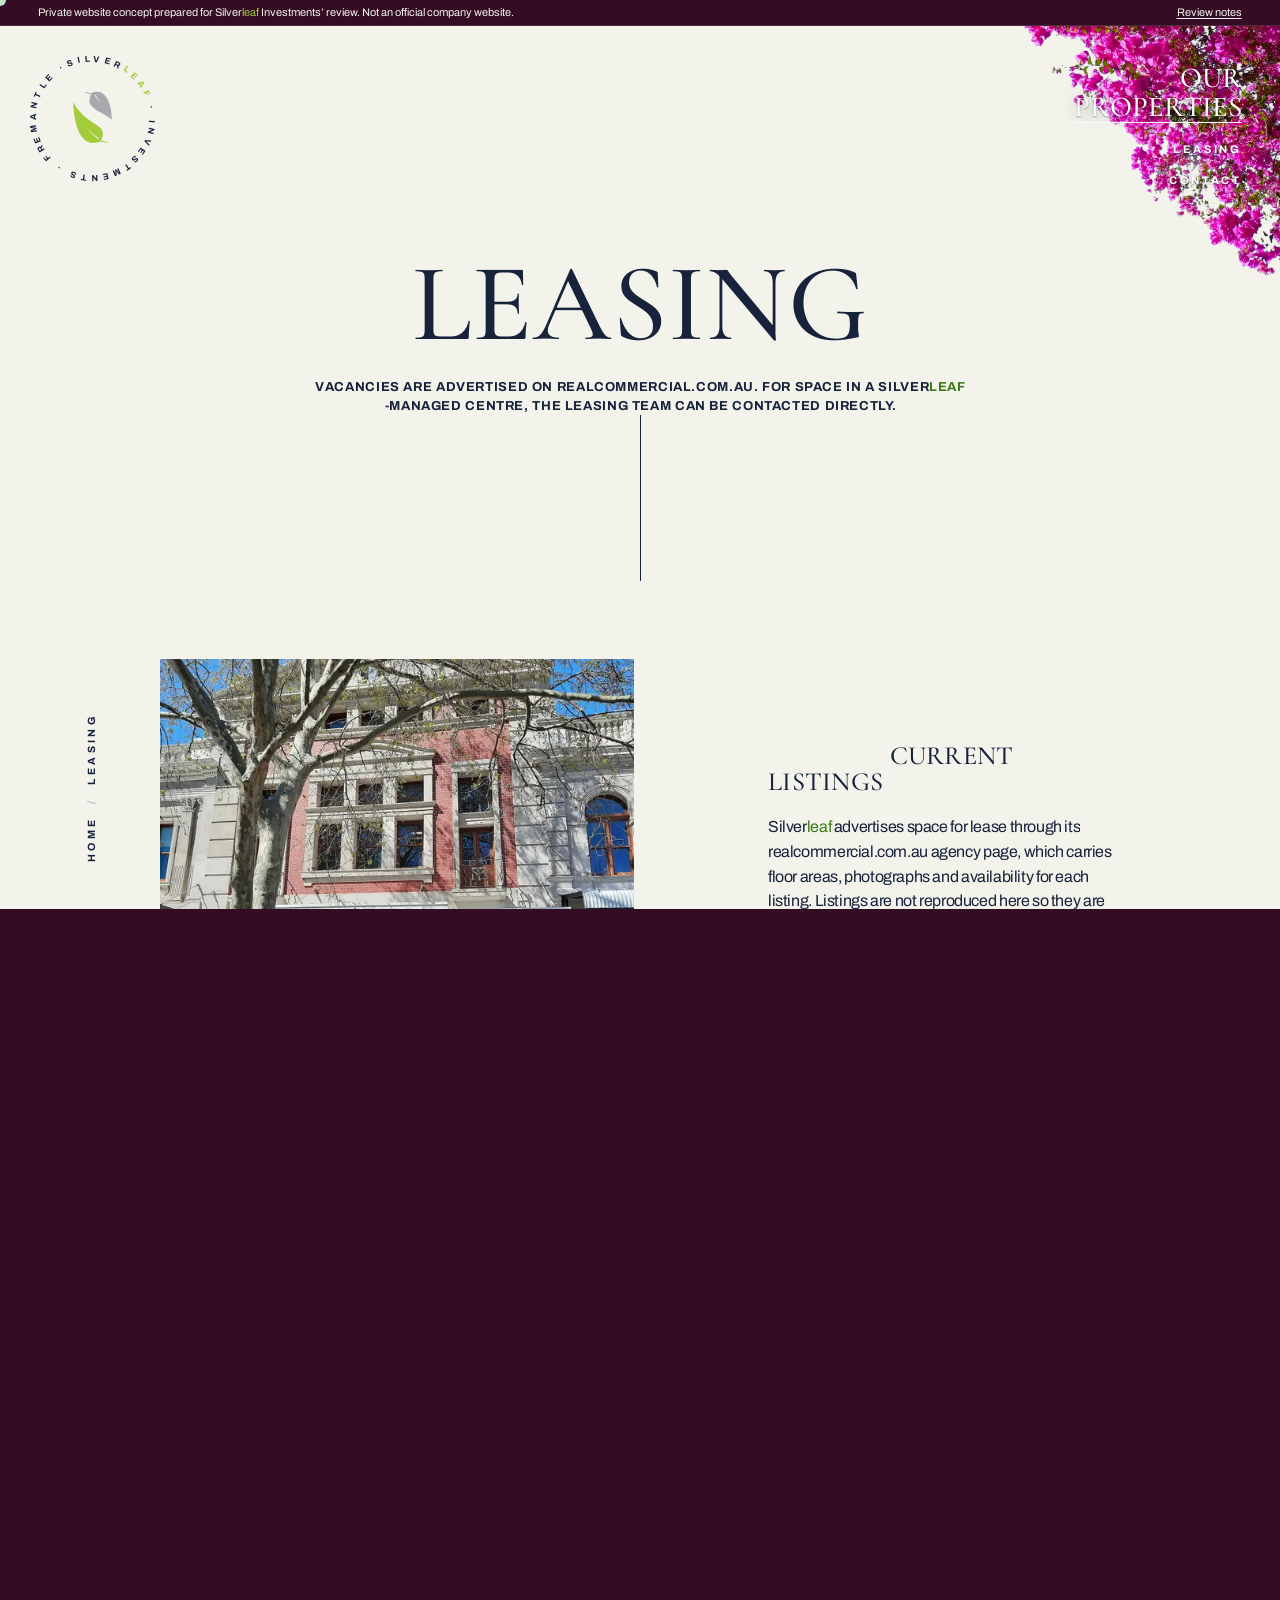
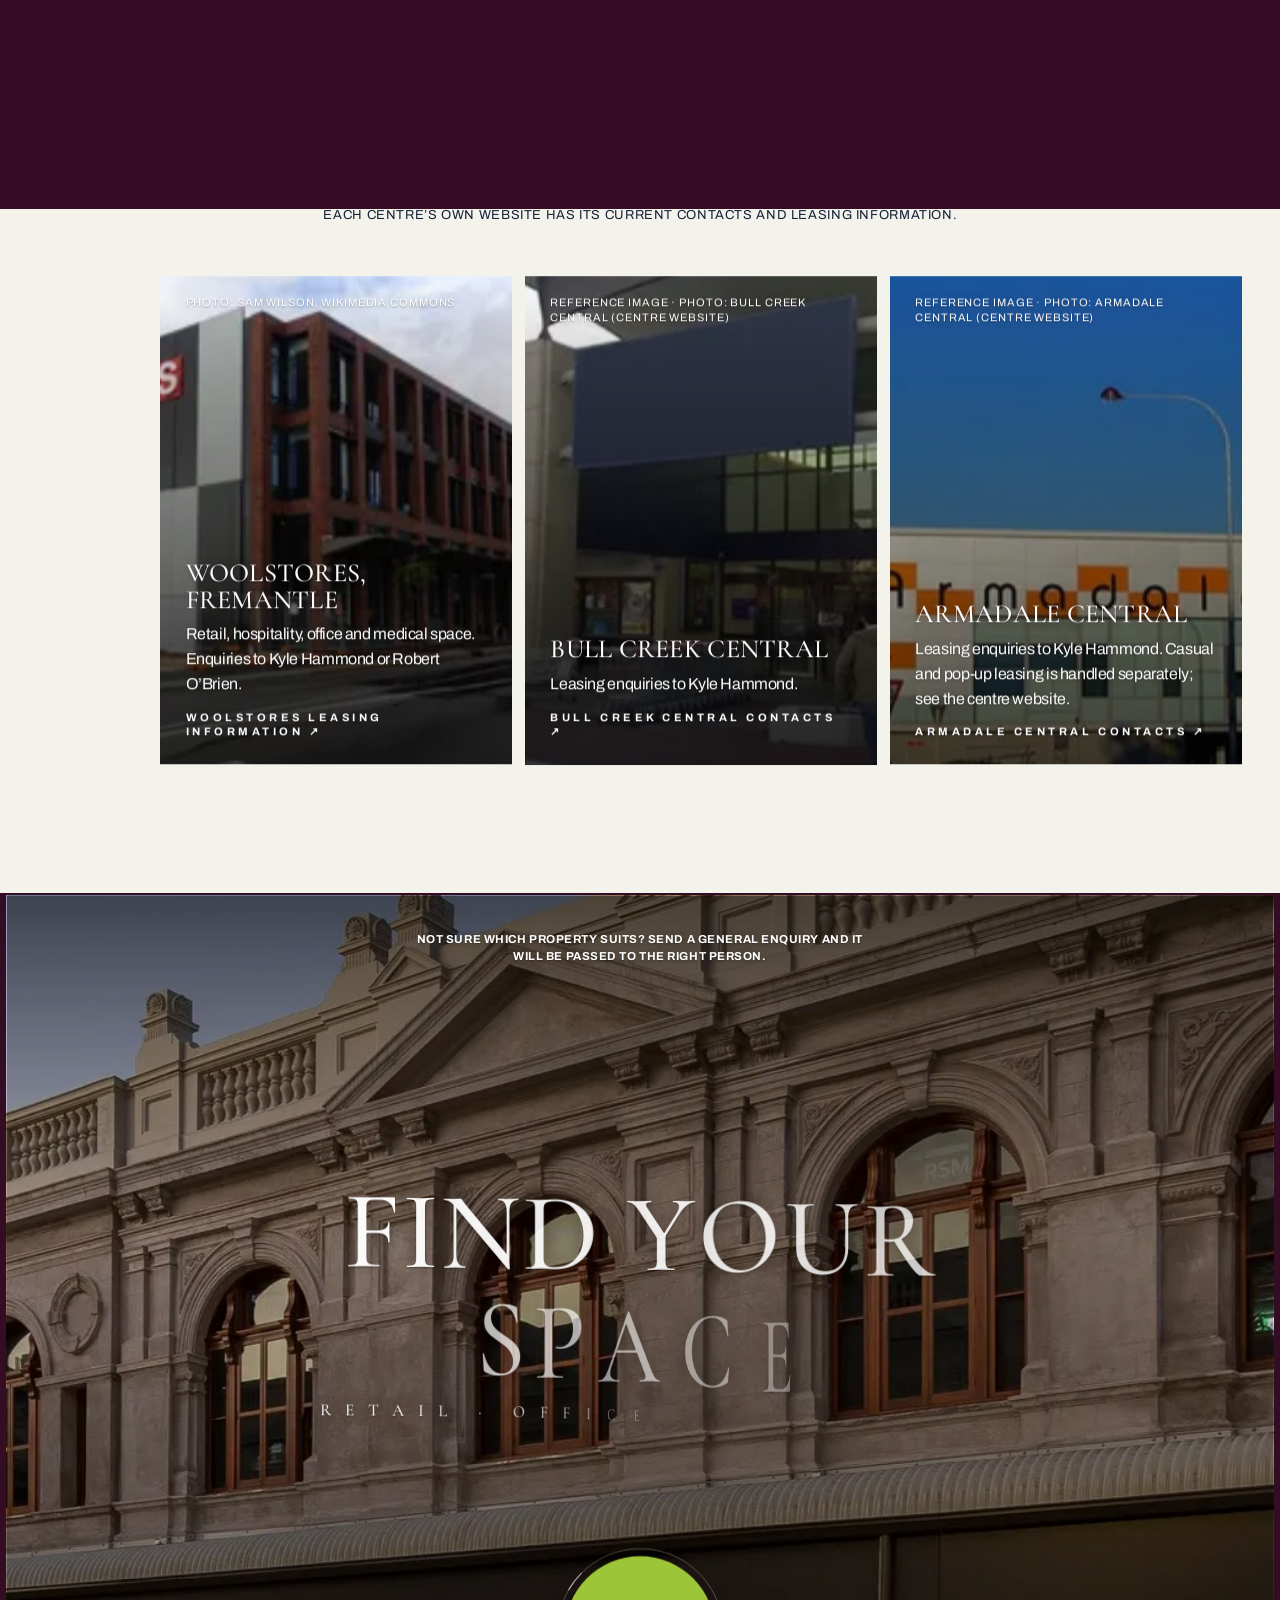
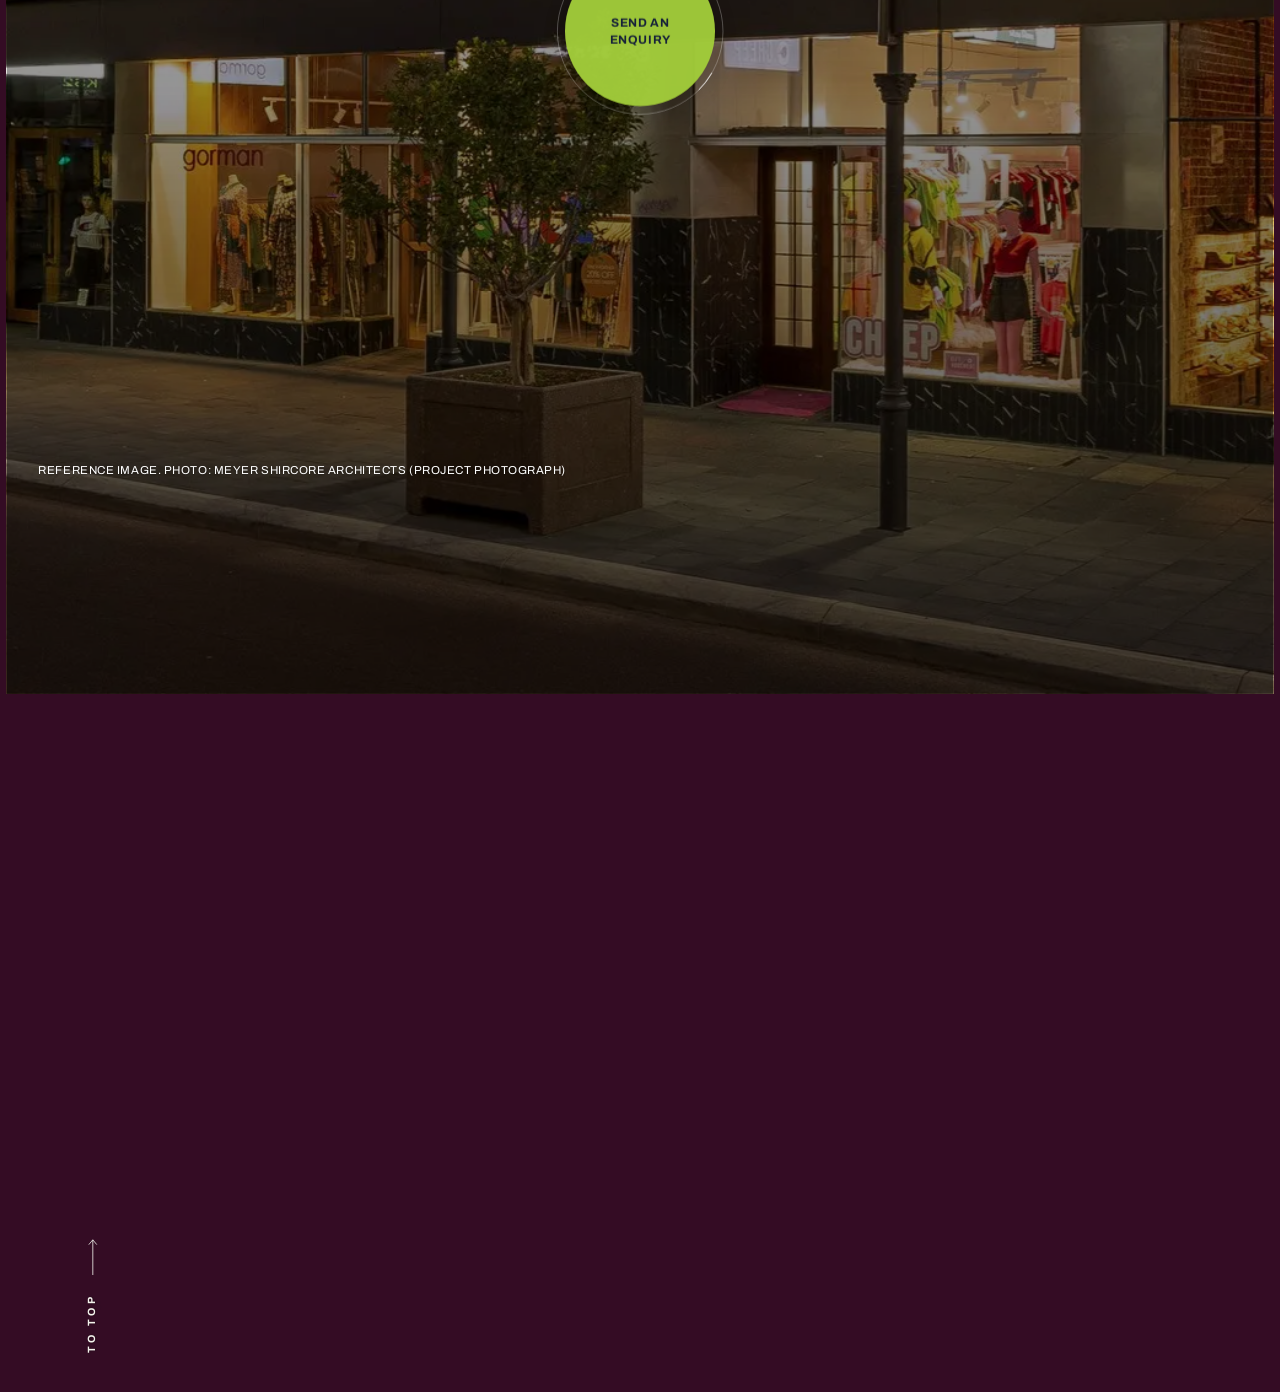
<file: leasing/index.html>
<!DOCTYPE html><html lang="en-AU" class="no-js"><head><meta charset="utf-8"><meta name="viewport" content="width=device-width, initial-scale=1"><title>Leasing (concept)</title><meta name="description" content="Current Silverleaf Investments leasing listings and verified leasing contacts for Woolstores, Bull Creek Central and Armadale Central."><meta name="robots" content="noindex, nofollow, noarchive, nosnippet, noimageindex"><meta name="googlebot" content="noindex, nofollow"><meta property="og:type" content="website"><meta property="og:site_name" content="Silverleaf Investments"><meta property="og:locale" content="en_AU"><meta property="og:title" content="Leasing"><meta property="og:description" content="Current Silverleaf Investments leasing listings and verified leasing contacts for Woolstores, Bull Creek Central and Armadale Central."><meta name="twitter:card" content="summary_large_image"><meta name="referrer" content="strict-origin-when-cross-origin"><meta name="theme-color" content="#340c24"><link rel="icon" href="../favicon.svg" type="image/svg+xml"><link rel="preload" href="../assets/cormorant-garamond-latin-wght-normal.CUoBjw-S.woff2" as="font" type="font/woff2" crossorigin><link rel="preload" href="../assets/mrs-saint-delafield-latin-400-normal.DistX2Vi.woff2" as="font" type="font/woff2" crossorigin><link rel="preload" href="../assets/archivo-latin-wdth-normal.DY7AcnAa.woff2" as="font" type="font/woff2" crossorigin><script>
      (function () {
        var r = document.documentElement;
        r.classList.remove('no-js');
        if ('scrollRestoration' in history) history.scrollRestoration = 'manual';
        var reduce = window.matchMedia('(prefers-reduced-motion: reduce)').matches;
        if (!reduce) r.classList.add('motion');
        // Arriving through the page-change wipe: start covered, and the stylesheet lifts the panel away.
        try {
          if (!reduce && sessionStorage.getItem('sl-wipe')) {
            sessionStorage.removeItem('sl-wipe');
            r.classList.add('wipe-in');
          }
        } catch (e) {
          /* storage unavailable: no arrival wipe */
        }
        r.style.setProperty('--svh', window.innerHeight + 'px');
        // Failsafe: if the motion script never runs, show everything.
        setTimeout(function () {
          if (!r.classList.contains('motion-ready')) r.classList.remove('motion');
        }, 4000);
      })();
    </script><link rel="stylesheet" href="../assets/EraLayout.7Xu97_WC.css"><style>.decor i{display:block;position:absolute}.decor .dt,.decor .db{left:var(--dc);right:var(--dc);background:currentColor;height:1px}.decor .dt{top:0}.decor .db{bottom:0}.decor .dl,.decor .dr{top:var(--dc);bottom:var(--dc);background:currentColor;width:1px}.decor .dl{left:0}.decor .dr{right:0}.decor .dc{width:var(--dc);height:var(--dc)}.decor .tl{background:linear-gradient(to bottom right,#0000 calc(50% - .6px),currentColor calc(50% - .6px) calc(50% + .6px),#0000 calc(50% + .6px));top:0;left:0}.decor .br{background:linear-gradient(to bottom right,#0000 calc(50% - .6px),currentColor calc(50% - .6px) calc(50% + .6px),#0000 calc(50% + .6px));bottom:0;right:0}.decor .tr{background:linear-gradient(to bottom left,#0000 calc(50% - .6px),currentColor calc(50% - .6px) calc(50% + .6px),#0000 calc(50% + .6px));top:0;right:0}.decor .bl{background:linear-gradient(to bottom left,#0000 calc(50% - .6px),currentColor calc(50% - .6px) calc(50% + .6px),#0000 calc(50% + .6px));bottom:0;left:0}
.fl-page{top:calc(var(--s96) * -1);right:calc(var(--s96) * -1);transform:scaleX(-1)}.page-themes{flex-direction:row;inset:0}.page-themes__l,.page-themes__r{flex-direction:column;flex:1;display:flex}.page-themes__top{height:15rem}@media (width<=991px){.fl-page{--fm:1;top:calc(var(--s24) * -1);right:calc(var(--s32) * -1)}.page-themes__top{height:40rem}}
.btn-list{gap:var(--s8);flex-wrap:wrap;display:flex}.btn-list.center{justify-content:center}.btn{height:calc(40 * var(--u));padding:var(--s12) var(--s24);border-radius:calc(40 * var(--u));color:var(--fg);white-space:nowrap;pointer-events:auto;justify-content:center;align-items:center;display:inline-flex;position:relative}.btn--circle{width:calc(40 * var(--u));padding:0 var(--s12)}.btn__label{z-index:1;transition:color var(--dur-m) var(--e-out);position:relative;overflow:clip}.btn__bg{z-index:0;border:1px solid var(--fg);border-radius:inherit;position:absolute;inset:0;overflow:clip}.btn__fill{background:var(--fg);height:100%;transition:transform var(--dur-m) var(--e-out), border-radius var(--dur-m) var(--e-out);border-radius:50% 50% 0 0;position:absolute;top:0;left:0;right:0;transform:translateY(101%)}@media (width>=992px){.btn:hover .btn__label{color:var(--bg)}.btn:hover .btn__fill{border-radius:0;transform:translateY(0)}}.btn[disabled]{opacity:.4;cursor:not-allowed}@media (width<=991px){.btn{height:calc(48 * var(--u));padding:var(--s12) var(--s24);border-radius:calc(48 * var(--u))}.btn--circle{width:calc(48 * var(--u))}}
.bcard{aspect-ratio:392/544;padding:var(--s32);background:var(--bg);flex-direction:column;justify-content:flex-end;display:flex;position:relative;overflow:clip}.bcard__info{z-index:1;position:relative}.bcard__bg{z-index:0;position:absolute;inset:0}.bcard__bg .grad{z-index:1}.bcard__credit{z-index:2;left:var(--s32);right:var(--s32);top:var(--s24);color:var(--white);letter-spacing:.08em;position:absolute}@media (width<=991px){.bcard{aspect-ratio:345/479}}
:is(.lease-sec,.lease-contacts,.lease-centres) .p1{font-size:max(16px, calc(17 * var(--u)));line-height:1.55}:is(.lease-sec,.lease-contacts,.lease-centres) .l1{font-size:max(13px, calc(14 * var(--u)))}:is(.lease-sec,.lease-contacts,.lease-centres) .l2{font-size:max(11px, calc(11.5 * var(--u)))}.lease-card .h5{font-size:calc(var(--h5) * 1.2)}.lease-sec{position:relative}.lease-head{grid-area:1/3/2/9}.lease-cols{column-gap:var(--gap);grid-template-columns:repeat(10,1fr);align-items:end;display:grid}.lease-img{grid-area:1/2/2/6}.lease-img .img-w{aspect-ratio:4/3}.lease-credit{margin-top:var(--s8);letter-spacing:.08em;opacity:.7}.lease-text{padding-bottom:var(--s48);grid-area:1/7/2/10}.lease-people{gap:var(--gap);grid-area:1/3/2/9;grid-template-columns:1fr 1fr;display:grid}.lease-card{padding:var(--s64) var(--s32);flex-direction:column;align-items:center;display:flex;position:relative}.lease-card a.roll{display:inline-block;position:relative;overflow:clip}.lease-cards{gap:var(--gap);grid-area:1/2/2/11;grid-template-columns:repeat(3,1fr);display:grid}.lease-link{color:var(--fg);display:inline-block;position:relative;overflow:clip}@media (width<=991px){.lease-head,.lease-people,.lease-cards{grid-area:1/1/2/5}.lease-cols{row-gap:var(--s48);grid-template-columns:1fr}.lease-img,.lease-text{grid-area:auto;padding-bottom:0}.lease-people,.lease-cards{grid-template-columns:1fr}}
.logo-lockup{width:100%;height:auto;display:block;overflow:visible}.cta-w{position:relative}.cta-s{z-index:1;aspect-ratio:144/168;pointer-events:none;position:relative}.cta-desc{pointer-events:auto;grid-area:1/4/2/8}.cta-sec .lf{text-shadow:0 0 10px #0000008c}.cta-sec .grad.top{background-image:linear-gradient(#0000009e,#00000040 60%,#0000)}.cta-title{pointer-events:auto;grid-area:1/3/2/9}.cta-btn{flex-direction:column;align-items:center;display:flex}.img-p{object-fit:cover;flex:none;width:100%;height:140%}.cta-credit{z-index:2;left:var(--off);bottom:calc(var(--off) + var(--cell-v) * 2 + var(--gap) + var(--s16));position:absolute}.ftr-w{margin-top:calc((var(--off) + var(--cell-v) * 2 + var(--gap)) * -1);position:relative}.ftr-top{z-index:1200;left:0;top:calc(100% - var(--off));height:var(--cell-h);transform-origin:0 0;align-items:center;gap:var(--s24);color:var(--fg);position:absolute;transform:rotate(-90deg)}.ftr-top .sdown__arrow{transform:none}.ftr-s{z-index:1;height:var(--vh);flex-direction:column;justify-content:space-between;display:flex;position:relative}.ftr-s__t{flex:1}.ftr-s__b{flex-direction:column;flex:1;justify-content:flex-end;display:flex}.ftr-contact{flex-direction:column;grid-area:1/3/2/9;align-items:center;display:flex}.ftr-logo{width:calc(150 * var(--u));color:var(--fg)}.ftr-phone{color:var(--fg);white-space:nowrap}.ftr-address{padding:0 var(--s48);text-align:center;flex-direction:column;grid-area:2/5/3/7;align-items:center;display:flex}.ftr-info{flex-direction:column;grid-area:1/3/2/6;justify-content:flex-end;display:flex}.ftr-credits{flex-direction:column;grid-area:1/6/2/9;justify-content:flex-end;align-items:flex-end;display:flex}.ftr-bg{z-index:-1;bottom:100%;left:calc(var(--off) * -1);right:calc(var(--off) * -1);height:calc(var(--vh) * 2);background:var(--bg);position:absolute}@media (width<=991px){.cta-s{aspect-ratio:2/6}.cta-desc,.cta-title,.ftr-contact{grid-area:1/1/2/5}.ftr-address{margin:0 calc(var(--gap) * -1);grid-area:2/2/3/4;padding:0}.ftr-info{grid-area:1/1/2/3}.ftr-credits{grid-area:1/3/2/5}}
</style></head><body class="on-light"><a class="skip" href="#main">Skip to content</a><aside class="notice" aria-label="Concept notice"><span>Private website concept prepared for Silver<span class="lf">leaf</span> Investments’ review. Not an official company website.</span><a href="../review-notes/index.html">Review notes</a></aside><header class="hdr"><a class="hdr-logo on-light" data-theme href="../" aria-label="Silverleaf Investments, home"><span class="symbol hdr-logo__sym"><svg class="logo-mark leaf-mark" viewBox="31.42 0.2 40 40" aria-hidden="true"><path fill="var(--logo-grey, #A7A9AC)" fill-rule="evenodd" d="M50.718 1.905 C44.854 14.170 57.644 14.059 66.083 22.031 C66.268 8.605 60.378 -2.847 50.718 1.905Z M52.982 3.493 L53.197 3.773 L53.413 4.052 L53.632 4.330 L53.851 4.607 L54.072 4.882 L54.294 5.156 L54.518 5.429 L54.743 5.700 L54.970 5.970 L55.198 6.239 L55.427 6.507 L55.658 6.773 L55.890 7.037 L56.123 7.301 L56.358 7.563 L56.594 7.824 L56.831 8.084 L57.070 8.342 L57.310 8.599 L57.552 8.854 L57.795 9.109 L58.039 9.362 L58.285 9.613 L58.315 9.587 L58.096 9.312 L57.878 9.036 L57.662 8.759 L57.448 8.482 L57.236 8.203 L57.025 7.923 L56.815 7.642 L56.607 7.360 L56.401 7.077 L56.196 6.793 L55.993 6.508 L55.792 6.222 L55.592 5.935 L55.394 5.648 L55.197 5.359 L55.002 5.069 L54.809 4.778 L54.617 4.486 L54.427 4.193 L54.238 3.899 L54.051 3.604 L53.866 3.308 L53.681 3.010Z"></path><path fill="var(--logo-grey, #A7A9AC)" d="M53.302 1.922 L52.980 1.925 L52.662 1.924 L52.344 1.919 L52.027 1.910 L51.710 1.897 L51.394 1.880 L51.077 1.858 L50.762 1.833 L50.447 1.804 L50.132 1.770 L49.817 1.733 L49.503 1.691 L49.190 1.645 L48.876 1.595 L48.564 1.541 L48.251 1.483 L47.939 1.421 L47.628 1.355 L47.317 1.285 L47.006 1.210 L46.696 1.132 L46.386 1.049 L46.075 0.961 L45.925 1.439 L46.233 1.546 L46.544 1.649 L46.856 1.748 L47.168 1.844 L47.482 1.935 L47.796 2.022 L48.112 2.105 L48.428 2.184 L48.745 2.259 L49.064 2.329 L49.383 2.396 L49.703 2.458 L50.024 2.517 L50.346 2.571 L50.669 2.621 L50.993 2.667 L51.317 2.709 L51.643 2.746 L51.970 2.780 L52.297 2.809 L52.625 2.834 L52.955 2.855 L53.282 2.872Z"></path><path fill="var(--leaf, #A2CC3A)" fill-rule="evenodd" d="M57.532 38.500 C64.951 23.866 48.748 29.249 36.760 8.724 C37.833 27.298 42.806 44.085 57.532 38.500Z M56.430 36.212 L56.016 35.909 L55.604 35.606 L55.193 35.301 L54.784 34.995 L54.375 34.687 L53.968 34.377 L53.561 34.067 L53.156 33.754 L52.752 33.440 L52.349 33.125 L51.947 32.808 L51.547 32.489 L51.147 32.169 L50.749 31.848 L50.351 31.525 L49.955 31.200 L49.560 30.874 L49.166 30.546 L48.773 30.217 L48.382 29.887 L47.991 29.554 L47.602 29.221 L47.214 28.885 L47.186 28.915 L47.551 29.276 L47.917 29.636 L48.284 29.994 L48.652 30.352 L49.022 30.707 L49.393 31.062 L49.766 31.415 L50.140 31.767 L50.515 32.117 L50.891 32.466 L51.269 32.814 L51.648 33.160 L52.028 33.505 L52.410 33.849 L52.793 34.191 L53.178 34.532 L53.563 34.872 L53.950 35.210 L54.339 35.547 L54.728 35.882 L55.119 36.216 L55.512 36.549 L55.905 36.880Z"></path><path fill="var(--leaf, #A2CC3A)" d="M56.141 37.900 L56.449 38.012 L56.760 38.121 L57.073 38.226 L57.386 38.327 L57.700 38.423 L58.014 38.516 L58.330 38.604 L58.646 38.688 L58.963 38.768 L59.280 38.843 L59.599 38.915 L59.918 38.982 L60.238 39.045 L60.559 39.104 L60.880 39.159 L61.202 39.210 L61.525 39.256 L61.849 39.299 L62.173 39.337 L62.498 39.371 L62.824 39.401 L63.150 39.427 L63.476 39.449 L63.524 38.951 L63.204 38.910 L62.886 38.866 L62.569 38.817 L62.254 38.764 L61.940 38.708 L61.627 38.647 L61.316 38.583 L61.006 38.515 L60.696 38.442 L60.389 38.366 L60.082 38.286 L59.776 38.202 L59.472 38.114 L59.169 38.022 L58.867 37.926 L58.567 37.826 L58.267 37.722 L57.969 37.615 L57.672 37.503 L57.376 37.388 L57.081 37.269 L56.788 37.146 L56.493 37.017Z"></path></svg></span><span class="hdr-logo__ring" data-logo-ring aria-hidden="true"><svg viewBox="0 0 120 120"><defs><path id="ring" d="M60,60 m-47,0 a47,47 0 1,1 94,0 a47,47 0 1,1 -94,0"></path></defs><text><textPath href="#ring" startOffset="0" textLength="292">SILVER<tspan class="ring-leaf">LEAF</tspan> · INVESTMENTS · FREMANTLE · </textPath></text></svg></span></a><nav class="hdr-nav on-light" data-theme aria-label="Main"><div class="hdr-nav__list desk-f"><a class="u-link hdr-nav__main h6" href="../portfolio/index.html"><span class="u-link__t">Our<br>Properties</span><span class="u-link__line" aria-hidden="true"></span></a><span class="u24" aria-hidden="true"></span><a class="nav-l2 l2" href="../leasing/index.html" aria-current="page"><span class="roll"><span class="roll__t">Leasing</span><span class="roll__t" aria-hidden="true">Leasing</span></span></a><span class="nav-gap" aria-hidden="true"></span><a class="nav-l2 l2" href="../contact/index.html"><span class="roll"><span class="roll__t">Contact</span><span class="roll__t" aria-hidden="true">Contact</span></span></a></div><button class="hdr-menu-btn mob-f l2" type="button" aria-expanded="false" aria-controls="menu" data-menu-btn><span data-menu-label>Menu</span><span class="hdr-menu-btn__ico" aria-hidden="true"><i></i><i></i></span></button></nav></header><nav class="crumbs desk-f on-light" data-theme aria-label="Breadcrumb"><a class="l2 roll crumbs__item" href="../"><span class="roll__t">Home</span><span class="roll__t" aria-hidden="true">Home</span></a><span class="l2 crumbs__sep" aria-hidden="true">/</span><span class="l2 crumbs__item is-active" aria-current="page">Leasing</span></nav><div class="menu on-color" id="menu" data-menu hidden><nav class="menu__list" aria-label="Menu"><a class="h3" href="../">Home</a><a class="h3" href="../portfolio/index.html">Our properties</a><a class="h3" href="../about/index.html">About</a><a class="h3" href="../leasing/index.html">Leasing</a><a class="h3" href="../contact/index.html">Contact</a></nav><p class="l1 menu__foot">Level 2, 25 Cantonment Street, Fremantle WA 6160<br><a href="tel:+61893355492">08 9335 5492</a></p></div><div class="tips" data-tips aria-hidden="true"></div><main id="main" tabindex="-1"><section class="section clip on-light lease-sec" aria-labelledby="lease-title"><div class="flower fl-page" style="--fo:0% 0%;--fsc:0.55" aria-hidden="true"><img src="../assets/bloom-hang.AHL8korQ_Z1L3aWa.webp" alt="" width="900" height="977" loading="lazy" decoding="async"></div><div class="themes page-themes" aria-hidden="true"><div class="page-themes__l" data-bg="light"></div><div class="page-themes__r"><div class="page-themes__top" data-bg="color"></div><div class="themes__fill" data-bg="light"></div></div></div><div class="ctn"><div class="u48"></div><div class="u272"></div><div class="grid"><div class="lease-head"><h1 id="lease-title" class="h1 ac" data-r="h">Leasing</h1><div class="u32"></div><p class="l1 ac" data-r="p">Vacancies are advertised on realcommercial.com.au. For space in a Silver<span class="lf">leaf</span>-managed centre, the leasing team can be contacted directly.</p></div></div><div class="divider"><div class="line-v" data-r="line"></div></div><div class="u96"></div><div class="lease-cols"><div class="lease-img"><div class="img-w" data-r="slide"><picture><source srcset="../assets/manning-135-high-street.lNh7KcCD_Z1sq81X.webp 600w, ../assets/manning-135-high-street.lNh7KcCD_q262M.webp 1000w, ../assets/manning-135-high-street.lNh7KcCD_Z10PKjJ.webp 1400w" type="image/webp" sizes="(min-width: 992px) 46vw, 90vw"><img src="../assets/manning-135-high-street.lNh7KcCD_1vz8fC.webp" srcset="../assets/manning-135-high-street.lNh7KcCD_Z1sq81X.webp 600w, ../assets/manning-135-high-street.lNh7KcCD_q262M.webp 1000w, ../assets/manning-135-high-street.lNh7KcCD_Z10PKjJ.webp 1400w" alt="The 135 High Street entrance to the Manning Buildings, with a restored Federation facade above." sizes="(min-width: 992px) 46vw, 90vw" loading="lazy" style="object-position:50% 40%" decoding="async" width="1800" height="2400" class="img"></picture></div><p class="l2 reg lease-credit">Photo: Gnangcomapp, Wikimedia Commons, CC BY-SA 4.0</p></div><div class="lease-text"><div class="red-line"></div><h2 class="h5" data-r="p">Current listings</h2><div class="u24"></div><p class="p1" data-r="p">Silver<span class="lf">leaf</span> advertises space for lease through its realcommercial.com.au agency page, which carries floor areas, photographs and availability for each listing. Listings are not reproduced here so they are never out of date.</p><div class="u32"></div><div class="btn-list" data-r="ctn"><a href="https://www.realcommercial.com.au/agency/silver-leaf-investments-fremantle-GVMXPV" rel="noopener noreferrer" aria-label="View current listings on realcommercial.com.au (external site)" class="btn roll-trigger"><span class="btn__label l1"><span class="roll"><span class="roll__t">View current listings</span><span class="roll__t" aria-hidden="true">View current listings</span></span></span><span class="btn__bg" aria-hidden="true"><span class="btn__fill"></span></span></a></div></div></div><div class="u160"></div></div></section><section class="section clip on-light lease-contacts" data-bg="light" aria-labelledby="contacts-title"><div class="ctn"><div class="grid"><div class="lease-head"><h2 id="contacts-title" class="h3 ac" data-r="h">Leasing<br>contacts</h2><div class="u24"></div><p class="l1 reg ac" data-r="p">As published on the Woolstores leasing page for retail, hospitality, office and medical enquiries.</p></div></div><div class="u64"></div><div class="grid"><ul class="lease-people" data-r="ctn"><li class="lease-card"><p class="l2 ac">Senior Asset Manager</p><div class="u16"></div><p class="h5 ac">Kyle Hammond</p><div class="u24"></div><a class="l1 ac roll" href="tel:+61421109729"><span class="roll__t">0421 109 729</span><span class="roll__t" aria-hidden="true">0421 109 729</span></a><div class="u16"></div><a class="l1 ac roll" href="mailto:kyle@silverleaf.net.au"><span class="roll__t">kyle@silverleaf.net.au</span><span class="roll__t" aria-hidden="true">kyle@silverleaf.net.au</span></a><span class="decor" style="--dc:var(--s16)" aria-hidden="true"><i class="dt"></i><i class="db"></i><i class="dl"></i><i class="dr"></i><i class="dc tl"></i><i class="dc tr"></i><i class="dc bl"></i><i class="dc br"></i></span></li><li class="lease-card"><p class="l2 ac">Leasing and development</p><div class="u16"></div><p class="h5 ac">Robert O’Brien</p><div class="u24"></div><a class="l1 ac roll" href="tel:+61401750907"><span class="roll__t">0401 750 907</span><span class="roll__t" aria-hidden="true">0401 750 907</span></a><div class="u16"></div><a class="l1 ac roll" href="mailto:robert@silverleaf.net.au"><span class="roll__t">robert@silverleaf.net.au</span><span class="roll__t" aria-hidden="true">robert@silverleaf.net.au</span></a><span class="decor" style="--dc:var(--s16)" aria-hidden="true"><i class="dt"></i><i class="db"></i><i class="dl"></i><i class="dr"></i><i class="dc tl"></i><i class="dc tr"></i><i class="dc bl"></i><i class="dc br"></i></span></li></ul></div><div class="u160"></div></div></section><section class="section clip on-light lease-centres" data-bg="light" aria-labelledby="centres-title"><div class="ctn"><div class="grid"><div class="lease-head"><h2 id="centres-title" class="h3 ac" data-r="h">By centre</h2><div class="u24"></div><p class="l1 reg ac" data-r="p">Each centre’s own website has its current contacts and leasing information.</p></div></div><div class="u64"></div><div class="grid"><div class="lease-cards" data-r="ctn"><div class="bcard on-color"><div class="bcard__info"><h3 class="h5">Woolstores, Fremantle</h3><div class="u12"></div><p class="p1">Retail, hospitality, office and medical space. Enquiries to Kyle Hammond or Robert O’Brien.</p><div class="u16"></div><a class="l2 roll lease-link" href="https://www.woolstores.com.au/leasing-information/" rel="noopener noreferrer"><span class="roll__t">Woolstores leasing information ↗</span><span class="roll__t" aria-hidden="true">Woolstores leasing information ↗</span></a></div><div class="bcard__bg"><div class="img-w" data-par-w><picture><source srcset="../assets/woolstores-cantonment.zT0LqXto_Z18Jjdu.webp 400w, ../assets/woolstores-cantonment.zT0LqXto_rs94C.webp 720w, ../assets/woolstores-cantonment.zT0LqXto_Z1oEUwY.webp 1080w" type="image/webp" sizes="(min-width: 992px) 28vw, 90vw"><img src="../assets/woolstores-cantonment.zT0LqXto_AlDgK.webp" srcset="../assets/woolstores-cantonment.zT0LqXto_Z18Jjdu.webp 400w, ../assets/woolstores-cantonment.zT0LqXto_rs94C.webp 720w, ../assets/woolstores-cantonment.zT0LqXto_Z1oEUwY.webp 1080w" alt sizes="(min-width: 992px) 28vw, 90vw" data-par="img" loading="lazy" style="object-position:62% 50%" decoding="async" width="2400" height="1600" class="img img-p"></picture><div class="grad"></div><div class="grad"></div></div><p class="bcard__credit l2 reg">Photo: Sam Wilson, Wikimedia Commons</p></div></div><div class="bcard on-color"><div class="bcard__info"><h3 class="h5">Bull Creek Central</h3><div class="u12"></div><p class="p1">Leasing enquiries to Kyle Hammond.</p><div class="u16"></div><a class="l2 roll lease-link" href="https://www.bullcreekcentral.com.au/services/" rel="noopener noreferrer"><span class="roll__t">Bull Creek Central contacts ↗</span><span class="roll__t" aria-hidden="true">Bull Creek Central contacts ↗</span></a></div><div class="bcard__bg"><div class="img-w" data-par-w><picture><source srcset="../assets/bull-creek-central.BIwVdpfN_2rPLH5.webp 400w, ../assets/bull-creek-central.BIwVdpfN_Z26eDpl.webp 558w" type="image/webp" sizes="(min-width: 992px) 28vw, 90vw"><img src="../assets/bull-creek-central.BIwVdpfN_Z26eDpl.webp" srcset="../assets/bull-creek-central.BIwVdpfN_2rPLH5.webp 400w, ../assets/bull-creek-central.BIwVdpfN_Z26eDpl.webp 558w" alt sizes="(min-width: 992px) 28vw, 90vw" data-par="img" loading="lazy" style="object-position:50% 55%" decoding="async" width="558" height="436" class="img img-p"></picture><div class="grad"></div><div class="grad"></div></div><p class="bcard__credit l2 reg">Reference image · Photo: Bull Creek Central (centre website)</p></div></div><div class="bcard on-color"><div class="bcard__info"><h3 class="h5">Armadale Central</h3><div class="u12"></div><p class="p1">Leasing enquiries to Kyle Hammond. Casual and pop-up leasing is handled separately; see the centre website.</p><div class="u16"></div><a class="l2 roll lease-link" href="https://www.armadalecentral.com.au/services/" rel="noopener noreferrer"><span class="roll__t">Armadale Central contacts ↗</span><span class="roll__t" aria-hidden="true">Armadale Central contacts ↗</span></a></div><div class="bcard__bg"><div class="img-w" data-par-w><picture><source srcset="../assets/armadale-central.l2jFEacB_a85l2.webp 400w, ../assets/armadale-central.l2jFEacB_ZrEhSP.webp 556w" type="image/webp" sizes="(min-width: 992px) 28vw, 90vw"><img src="../assets/armadale-central.l2jFEacB_ZrEhSP.webp" srcset="../assets/armadale-central.l2jFEacB_a85l2.webp 400w, ../assets/armadale-central.l2jFEacB_ZrEhSP.webp 556w" alt sizes="(min-width: 992px) 28vw, 90vw" data-par="img" loading="lazy" style="object-position:50% 70%" decoding="async" width="556" height="434" class="img img-p"></picture><div class="grad"></div><div class="grad"></div></div><p class="bcard__credit l2 reg">Reference image · Photo: Armadale Central (centre website)</p></div></div></div></div><div class="u160"></div></div></section><section class="section on-color cta-sec" data-bg="color" aria-labelledby="cta-title"><div class="ctn cta-clip" data-footer-clip><div class="cta-w"><div class="cta-s"><div class="u48"></div><div class="grid"><div class="cta-desc"><p class="l1 ac" data-r="p">Not sure which property suits? Send a general enquiry and it will be passed to the right person.</p></div></div><div class="u272"></div><div class="grid"><div class="cta-title"><h2 id="cta-title" class="h1 ac" data-r="h">Find your<br>space</h2><div class="u32"></div><p class="c1 ac" data-r="h">Retail · Office · Hospitality</p><div class="u160"></div><div class="cta-btn"><div class="btn-circle roll-trigger" data-btn-circle data-magnetic data-r="ctn"><span class="btn-circle__label l1" data-magnetic-inner aria-hidden="true"><span class="roll"><span class="roll__t">Send an enquiry</span><span class="roll__t" aria-hidden="true">Send an enquiry</span></span></span><span class="btn-circle__bg" aria-hidden="true"><svg viewBox="0 0 208 208"><circle class="arc" cx="104" cy="104" r="103.5" fill="none" stroke="currentColor" stroke-width="1" transform="rotate(-150 104 104)" style="stroke-dasharray:27.12 650.31"></circle><circle class="arc" cx="104" cy="104" r="103.5" fill="none" stroke="currentColor" stroke-width="1" transform="rotate(30 104 104)" style="stroke-dasharray:27.12 650.31"></circle><circle class="track" cx="104" cy="104" r="103.5" fill="none" stroke-width="1"></circle></svg></span><a class="btn-circle__link" href="../contact/index.html?type=leasing" aria-label="Send an enquiry"></a></div></div></div></div></div><div class="w-bg"><div class="img-w" data-par-w><img class="img-p" data-par="img" src="../assets/manning-dusk.BoLgAfOb_Z1BKr9H.webp" alt="The restored Manning Buildings, Fremantle, at dusk: arched upper windows above lit shopfronts under the street verandah." width="2400" height="1600" loading="lazy" style="object-position:60% 45%"><div class="grad top x4"></div><div class="grad"></div><div class="grad"></div></div><p class="cta-credit l1 reg">Reference image. Photo: Meyer Shircore Architects (project photograph)</p></div></div></div></section><footer class="section on-dark ftr-sec" data-bg="dark" aria-label="Contact details"><div class="ctn"><div class="ftr-w" data-footer><a class="ftr-top desk-f" href="#main" data-to-top><span class="l2">To top</span><span class="sdown__arrow"><svg viewBox="0 0 48 12"><path d="M0 6h44M38 1l6 5-6 5" fill="none" stroke="currentColor" stroke-width="1"></path></svg></span></a><div class="ftr-s" data-footer-s><div class="ftr-s__t"></div><div class="ftr-s__c"><div class="grid"><div class="ftr-contact"><div class="ftr-logo" data-text="ctn"><svg class="logo-lockup" viewBox="-1 -0.5 107 66" role="img" aria-label="Silverleaf"><path fill="var(--logo-grey, #A7A9AC)" fill-rule="evenodd" d="M50.718 1.905 C44.854 14.170 57.644 14.059 66.083 22.031 C66.268 8.605 60.378 -2.847 50.718 1.905Z M52.982 3.493 L53.197 3.773 L53.413 4.052 L53.632 4.330 L53.851 4.607 L54.072 4.882 L54.294 5.156 L54.518 5.429 L54.743 5.700 L54.970 5.970 L55.198 6.239 L55.427 6.507 L55.658 6.773 L55.890 7.037 L56.123 7.301 L56.358 7.563 L56.594 7.824 L56.831 8.084 L57.070 8.342 L57.310 8.599 L57.552 8.854 L57.795 9.109 L58.039 9.362 L58.285 9.613 L58.315 9.587 L58.096 9.312 L57.878 9.036 L57.662 8.759 L57.448 8.482 L57.236 8.203 L57.025 7.923 L56.815 7.642 L56.607 7.360 L56.401 7.077 L56.196 6.793 L55.993 6.508 L55.792 6.222 L55.592 5.935 L55.394 5.648 L55.197 5.359 L55.002 5.069 L54.809 4.778 L54.617 4.486 L54.427 4.193 L54.238 3.899 L54.051 3.604 L53.866 3.308 L53.681 3.010Z"></path><path fill="var(--logo-grey, #A7A9AC)" d="M53.302 1.922 L52.980 1.925 L52.662 1.924 L52.344 1.919 L52.027 1.910 L51.710 1.897 L51.394 1.880 L51.077 1.858 L50.762 1.833 L50.447 1.804 L50.132 1.770 L49.817 1.733 L49.503 1.691 L49.190 1.645 L48.876 1.595 L48.564 1.541 L48.251 1.483 L47.939 1.421 L47.628 1.355 L47.317 1.285 L47.006 1.210 L46.696 1.132 L46.386 1.049 L46.075 0.961 L45.925 1.439 L46.233 1.546 L46.544 1.649 L46.856 1.748 L47.168 1.844 L47.482 1.935 L47.796 2.022 L48.112 2.105 L48.428 2.184 L48.745 2.259 L49.064 2.329 L49.383 2.396 L49.703 2.458 L50.024 2.517 L50.346 2.571 L50.669 2.621 L50.993 2.667 L51.317 2.709 L51.643 2.746 L51.970 2.780 L52.297 2.809 L52.625 2.834 L52.955 2.855 L53.282 2.872Z"></path><path fill="var(--leaf, #A2CC3A)" fill-rule="evenodd" d="M57.532 38.500 C64.951 23.866 48.748 29.249 36.760 8.724 C37.833 27.298 42.806 44.085 57.532 38.500Z M56.430 36.212 L56.016 35.909 L55.604 35.606 L55.193 35.301 L54.784 34.995 L54.375 34.687 L53.968 34.377 L53.561 34.067 L53.156 33.754 L52.752 33.440 L52.349 33.125 L51.947 32.808 L51.547 32.489 L51.147 32.169 L50.749 31.848 L50.351 31.525 L49.955 31.200 L49.560 30.874 L49.166 30.546 L48.773 30.217 L48.382 29.887 L47.991 29.554 L47.602 29.221 L47.214 28.885 L47.186 28.915 L47.551 29.276 L47.917 29.636 L48.284 29.994 L48.652 30.352 L49.022 30.707 L49.393 31.062 L49.766 31.415 L50.140 31.767 L50.515 32.117 L50.891 32.466 L51.269 32.814 L51.648 33.160 L52.028 33.505 L52.410 33.849 L52.793 34.191 L53.178 34.532 L53.563 34.872 L53.950 35.210 L54.339 35.547 L54.728 35.882 L55.119 36.216 L55.512 36.549 L55.905 36.880Z"></path><path fill="var(--leaf, #A2CC3A)" d="M56.141 37.900 L56.449 38.012 L56.760 38.121 L57.073 38.226 L57.386 38.327 L57.700 38.423 L58.014 38.516 L58.330 38.604 L58.646 38.688 L58.963 38.768 L59.280 38.843 L59.599 38.915 L59.918 38.982 L60.238 39.045 L60.559 39.104 L60.880 39.159 L61.202 39.210 L61.525 39.256 L61.849 39.299 L62.173 39.337 L62.498 39.371 L62.824 39.401 L63.150 39.427 L63.476 39.449 L63.524 38.951 L63.204 38.910 L62.886 38.866 L62.569 38.817 L62.254 38.764 L61.940 38.708 L61.627 38.647 L61.316 38.583 L61.006 38.515 L60.696 38.442 L60.389 38.366 L60.082 38.286 L59.776 38.202 L59.472 38.114 L59.169 38.022 L58.867 37.926 L58.567 37.826 L58.267 37.722 L57.969 37.615 L57.672 37.503 L57.376 37.388 L57.081 37.269 L56.788 37.146 L56.493 37.017Z"></path><path fill="currentColor" d="M0.026840490797545913 59.507285276073624H0.8991564417177913L1.3688650306748467 61.936349693251536Q1.8654141104294477 62.56710122699387 3.079946319018405 63.050230061349694Q4.294478527607362 63.533358895705526 5.475460122699387 63.533358895705526Q7.354294478527608 63.533358895705526 8.40778374233129 62.57381134969326Q9.46127300613497 61.614263803680984 9.46127300613497 59.923312883435585Q9.46127300613497 58.95705521472393 9.051955521472394 58.326303680981596Q8.642638036809817 57.69555214723927 7.978335889570553 57.25939417177915Q7.314033742331288 56.82323619631902 6.468558282208589 56.52128067484663Q5.623082822085889 56.219325153374236 4.730636503067484 55.91065950920246Q3.8381901840490795 55.60199386503068 2.9927147239263805 55.22622699386503Q2.147239263803681 54.85046012269939 1.4829371165644172 54.27338957055215Q0.8186349693251533 53.69631901840491 0.40931748466257667 52.84413343558282Q0.0 51.99194785276074 0.0 50.74386503067485Q0.0 48.59662576687117 1.6104294478527608 47.375383435582826Q3.2208588957055215 46.15414110429448 6.079371165644172 46.15414110429448Q8.253450920245399 46.15414110429448 10.80329754601227 46.73121165644172V50.47546012269939H9.930981595092025L9.46127300613497 48.27453987730061Q8.092407975460123 47.28144171779141 6.079371165644172 47.28144171779141Q4.281058282208589 47.28144171779141 3.2678297546012267 48.01284509202454Q2.254601226993865 48.74424846625767 2.254601226993865 50.03259202453988Q2.254601226993865 50.90490797546013 2.6639187116564416 51.48197852760737Q3.073236196319018 52.0590490797546 3.737538343558282 52.46836656441718Q4.401840490797547 52.87768404907976 5.254026073619633 53.172929447852766Q6.106211656441719 53.46817484662577 6.998657975460124 53.783550613496935Q7.891104294478529 54.0989263803681 8.743289877300615 54.4948236196319Q9.5954754601227 54.890720858895705 10.259777607361965 55.50134202453988Q10.924079754601228 56.111963190184056 11.333397239263805 56.990989263803684Q11.742714723926381 57.87001533742332 11.742714723926381 59.158358895705526Q11.742714723926381 61.76188650306749 10.145705521472394 63.191142638036816Q8.548696319018406 64.62039877300614 5.542561349693251 64.62039877300614Q4.093174846625766 64.62039877300614 2.630368098159509 64.36541411042946Q1.1675613496932513 64.11042944785277 0.026840490797545913 63.66756134969326ZM18.533358895705522 47.61694785276074Q18.533358895705522 48.207438650306756 18.103911042944787 48.63688650306749Q17.67446319018405 49.066334355828225 17.070552147239265 49.066334355828225Q16.48006134969325 49.066334355828225 16.050613496932517 48.63688650306749Q15.62116564417178 48.207438650306756 15.62116564417178 47.61694785276074Q15.62116564417178 47.01303680981596 16.050613496932517 46.58358895705522Q16.48006134969325 46.15414110429448 17.070552147239265 46.15414110429448Q17.67446319018405 46.15414110429448 18.103911042944787 46.58358895705522Q18.533358895705522 47.01303680981596 18.533358895705522 47.61694785276074ZM18.399156441717793 63.41257668711657 20.559815950920246 63.74808282208589V64.35199386503068H14.024156441717793V63.74808282208589L16.171395705521473 63.41257668711657V52.676380368098165L14.386503067484664 52.34087423312884V51.736963190184056H18.399156441717793ZM26.008435582822088 63.41257668711657 28.16909509202454 63.74808282208589V64.35199386503068H21.633435582822088V63.74808282208589L23.780674846625768 63.41257668711657V46.207822085889575L21.633435582822088 45.88573619631902V45.281825153374236H26.008435582822088ZM36.1944018404908 64.62039877300614H35.201303680981596L30.007668711656443 52.676380368098165L28.719325153374236 52.34087423312884V51.736963190184056H34.597392638036816V52.34087423312884L32.597776073619634 52.703220858895705L36.27492331288344 61.41296012269939L39.79102760736197 52.676380368098165L37.79141104294479 52.34087423312884V51.736963190184056H42.46165644171779V52.34087423312884L41.253834355828225 52.62269938650307ZM45.95092024539878 58.004217791411044V58.24578220858896Q45.95092024539878 60.097776073619634 46.36023773006136 61.12442484662577Q46.76955521472393 62.1510736196319 47.62174079754601 62.68788343558282Q48.4739263803681 63.22469325153374 49.85621165644172 63.22469325153374Q50.580904907975466 63.22469325153374 51.57400306748467 63.10391104294479Q52.56710122699387 62.98312883435583 53.211273006134974 62.83550613496933V63.58703987730062Q52.56710122699387 64.00306748466258 51.45993098159509 64.31173312883436Q50.35276073619632 64.62039877300614 49.19861963190184 64.62039877300614Q46.25958588957055 64.62039877300614 44.89743098159509 63.03680981595093Q43.535276073619634 61.45322085889571 43.535276073619634 57.95053680981596Q43.535276073619634 54.64915644171779 44.91756134969326 53.025306748466264Q46.299846625766875 51.40145705521473 48.86311349693251 51.40145705521473Q53.707822085889575 51.40145705521473 53.707822085889575 56.90375766871166V58.004217791411044ZM48.86311349693251 52.47507668711657Q47.46740797546013 52.47507668711657 46.722584355828225 53.6023773006135Q45.97776073619632 54.72967791411043 45.97776073619632 56.9305981595092H51.37269938650307Q51.37269938650307 54.52837423312884 50.75536809815951 53.5017254601227Q50.13803680981595 52.47507668711657 48.86311349693251 52.47507668711657ZM63.571702453987726 51.40145705521473V54.81019938650307H62.99463190184049L62.216257668711656 53.33397239263804Q61.545245398773005 53.33397239263804 60.625958588957054 53.515145705521476Q59.706671779141104 53.69631901840491 59.03565950920245 53.99156441717792V63.41257668711657L61.19631901840491 63.74808282208589V64.35199386503068H55.21088957055215V63.74808282208589L56.80789877300614 63.41257668711657V52.676380368098165L55.21088957055215 52.34087423312884V51.736963190184056H58.88803680981595L59.00881901840491 53.30713190184049Q59.81403374233129 52.63611963190184 61.18960889570552 52.018788343558285Q62.565184049079754 51.40145705521473 63.37039877300614 51.40145705521473ZM68.73849693251533 63.41257668711657 70.89915644171779 63.74808282208589V64.35199386503068H64.36349693251533V63.74808282208589L66.51073619631902 63.41257668711657V46.207822085889575L64.36349693251533 45.88573619631902V45.281825153374236H68.73849693251533ZM74.93865030674847 58.004217791411044V58.24578220858896Q74.93865030674847 60.097776073619634 75.34796779141104 61.12442484662577Q75.75728527607362 62.1510736196319 76.6094708588957 62.68788343558282Q77.46165644171779 63.22469325153374 78.84394171779141 63.22469325153374Q79.56863496932516 63.22469325153374 80.56173312883436 63.10391104294479Q81.55483128834356 62.98312883435583 82.19900306748467 62.83550613496933V63.58703987730062Q81.55483128834356 64.00306748466258 80.44766104294479 64.31173312883436Q79.34049079754601 64.62039877300614 78.18634969325154 64.62039877300614Q75.24731595092025 64.62039877300614 73.88516104294479 63.03680981595093Q72.52300613496932 61.45322085889571 72.52300613496932 57.95053680981596Q72.52300613496932 54.64915644171779 73.90529141104295 53.025306748466264Q75.28757668711657 51.40145705521473 77.85084355828221 51.40145705521473Q82.69555214723927 51.40145705521473 82.69555214723927 56.90375766871166V58.004217791411044ZM77.85084355828221 52.47507668711657Q76.45513803680981 52.47507668711657 75.71031441717791 53.6023773006135Q74.96549079754601 54.72967791411043 74.96549079754601 56.9305981595092H80.36042944785277Q80.36042944785277 54.52837423312884 79.7430981595092 53.5017254601227Q79.12576687116565 52.47507668711657 77.85084355828221 52.47507668711657ZM89.8888036809816 51.45513803680982Q91.95552147239265 51.45513803680982 92.9284892638037 52.30061349693252Q93.90145705521473 53.14608895705522 93.90145705521473 54.890720858895705V63.41257668711657L95.47162576687117 63.74808282208589V64.35199386503068H92.00920245398774L91.75421779141105 63.09049079754602Q90.22430981595093 64.62039877300614 87.84892638036811 64.62039877300614Q84.61464723926382 64.62039877300614 84.61464723926382 60.862730061349694Q84.61464723926382 59.60122699386503 85.10448619631903 58.77588190184049Q85.59432515337424 57.95053680981596 86.66794478527609 57.51437883435584Q87.74156441717793 57.07822085889571 89.78144171779142 57.03796012269939L91.67369631901842 56.984279141104295V55.01150306748467Q91.67369631901842 53.709739263803684 91.19727760736197 53.09240797546013Q90.72085889570553 52.47507668711657 89.72776073619633 52.47507668711657Q88.38573619631903 52.47507668711657 87.27185582822086 53.105828220858896L86.81556748466258 54.67599693251534H86.06403374233129V51.924846625766875Q88.23811349693253 51.45513803680982 89.8888036809816 51.45513803680982ZM91.67369631901842 57.923696319018404 89.91564417177915 57.9773773006135Q88.11733128834356 58.04447852760737 87.47986963190185 58.675230061349694Q86.84240797546013 59.30598159509203 86.84240797546013 60.78220858895706Q86.84240797546013 63.14417177914111 88.76150306748467 63.14417177914111Q89.67407975460124 63.14417177914111 90.3383819018405 62.93615797546013Q91.00268404907976 62.72814417177914 91.67369631901842 62.40605828220859ZM98.86694785276073 52.864263803680984H96.69286809815951V52.206671779141104L98.86694785276073 51.68328220858896V50.79754601226994Q98.86694785276073 48.00613496932516 99.97411809815951 46.50306748466258Q101.08128834355828 45.0 103.08090490797545 45.0Q104.11426380368098 45.0 105.0 45.25498466257669V48.00613496932516H104.34240797546012L103.73849693251533 46.35544478527608Q103.28220858895705 46.07361963190184 102.63803680981594 46.07361963190184Q101.79256134969324 46.07361963190184 101.44363496932515 46.825153374233125Q101.09470858895705 47.576687116564415 101.09470858895705 49.643404907975466V51.736963190184056H104.4497699386503V52.864263803680984H101.09470858895705V63.30521472392638L103.81901840490798 63.74808282208589V64.35199386503068H97.00153374233129V63.74808282208589L98.86694785276073 63.30521472392638Z"></path></svg></div><div class="u32"></div><a class="h2 ac ftr-phone roll" href="tel:+61893355492" data-text="h"><span class="roll__t">08 9335 5492</span><span class="roll__t" aria-hidden="true">08 9335 5492</span></a><div class="u48"></div></div><div class="ftr-address" data-text="ctn"><p class="l1 reg ac">Office</p><div class="u4"></div><a class="l1 ac roll" href="https://www.openstreetmap.org/search?query=25%20Cantonment%20Street%20Fremantle%20WA%206160" rel="noopener noreferrer"><span class="roll__t">Level 2, 25 Cantonment Street, Fremantle WA 6160</span><span class="roll__t" aria-hidden="true">Level 2, 25 Cantonment Street, Fremantle WA 6160</span></a><div class="u16"></div><p class="l1 reg ac ftr-clock">In Fremantle it is <time data-clock>Australian Western Standard Time (UTC+8)</time></p></div></div></div><div class="ftr-s__b"><div class="grid"><div class="ftr-info"><p class="l1" data-text="p">Silver<span class="lf">leaf</span> Investments.</p><p class="l1 reg" data-text="p">Private website concept. Not an official company website.</p><div class="u12"></div><p class="l1 reg" data-text="p"><a class="roll" href="../review-notes/index.html"><span class="roll__t">Review notes, sources and credits</span><span class="roll__t" aria-hidden="true">Review notes, sources and credits</span></a></p></div><div class="ftr-credits"><p class="l1 reg ar" data-text="p">Leasing</p><p class="l1 ar" data-text="p"><a class="roll" href="../leasing/index.html"><span class="roll__t">Leasing contacts</span><span class="roll__t" aria-hidden="true">Leasing contacts</span></a></p></div></div><div class="u48"></div></div></div><div class="ftr-bg"></div></div></div></footer></main><script>
      // Start each page at the top unless the link points to a section (#anchor).
      // An embedding viewer (such as a preview frame) can restore its own saved scroll position
      // after the page loads, so the top is re-asserted for a short moment, and only until the
      // visitor scrolls, taps or presses a key themselves.
      (function () {
        if (location.hash) return;
        var done = false;
        var toTop = function () {
          if (done) return;
          window.scrollTo(0, 0);
          try {
            document.documentElement.scrollIntoView({ block: 'start', behavior: 'instant' });
          } catch (e) {
            /* older browsers: scrollTo above is enough */
          }
        };
        var stop = function () {
          done = true;
        };
        ['wheel', 'touchstart', 'keydown', 'pointerdown'].forEach(function (t) {
          window.addEventListener(t, stop, { once: true, passive: true, capture: true });
        });
        toTop();
        document.addEventListener('DOMContentLoaded', toTop, { once: true });
        window.addEventListener('load', toTop, { once: true });
        [60, 200, 450, 800, 1200, 1600].forEach(function (ms) {
          setTimeout(toTop, ms);
        });
        setTimeout(stop, 1700);
        window.addEventListener('pageshow', function (e) {
          if (e.persisted) {
            done = false;
            toTop();
            setTimeout(stop, 600);
          }
        });
      })();
    </script><div class="wipe" aria-hidden="true"><span class="wipe__mark"><svg class="logo-mark leaf-mark" viewBox="31.42 0.2 40 40" aria-hidden="true"><path fill="var(--logo-grey, #A7A9AC)" fill-rule="evenodd" d="M50.718 1.905 C44.854 14.170 57.644 14.059 66.083 22.031 C66.268 8.605 60.378 -2.847 50.718 1.905Z M52.982 3.493 L53.197 3.773 L53.413 4.052 L53.632 4.330 L53.851 4.607 L54.072 4.882 L54.294 5.156 L54.518 5.429 L54.743 5.700 L54.970 5.970 L55.198 6.239 L55.427 6.507 L55.658 6.773 L55.890 7.037 L56.123 7.301 L56.358 7.563 L56.594 7.824 L56.831 8.084 L57.070 8.342 L57.310 8.599 L57.552 8.854 L57.795 9.109 L58.039 9.362 L58.285 9.613 L58.315 9.587 L58.096 9.312 L57.878 9.036 L57.662 8.759 L57.448 8.482 L57.236 8.203 L57.025 7.923 L56.815 7.642 L56.607 7.360 L56.401 7.077 L56.196 6.793 L55.993 6.508 L55.792 6.222 L55.592 5.935 L55.394 5.648 L55.197 5.359 L55.002 5.069 L54.809 4.778 L54.617 4.486 L54.427 4.193 L54.238 3.899 L54.051 3.604 L53.866 3.308 L53.681 3.010Z"></path><path fill="var(--logo-grey, #A7A9AC)" d="M53.302 1.922 L52.980 1.925 L52.662 1.924 L52.344 1.919 L52.027 1.910 L51.710 1.897 L51.394 1.880 L51.077 1.858 L50.762 1.833 L50.447 1.804 L50.132 1.770 L49.817 1.733 L49.503 1.691 L49.190 1.645 L48.876 1.595 L48.564 1.541 L48.251 1.483 L47.939 1.421 L47.628 1.355 L47.317 1.285 L47.006 1.210 L46.696 1.132 L46.386 1.049 L46.075 0.961 L45.925 1.439 L46.233 1.546 L46.544 1.649 L46.856 1.748 L47.168 1.844 L47.482 1.935 L47.796 2.022 L48.112 2.105 L48.428 2.184 L48.745 2.259 L49.064 2.329 L49.383 2.396 L49.703 2.458 L50.024 2.517 L50.346 2.571 L50.669 2.621 L50.993 2.667 L51.317 2.709 L51.643 2.746 L51.970 2.780 L52.297 2.809 L52.625 2.834 L52.955 2.855 L53.282 2.872Z"></path><path fill="var(--leaf, #A2CC3A)" fill-rule="evenodd" d="M57.532 38.500 C64.951 23.866 48.748 29.249 36.760 8.724 C37.833 27.298 42.806 44.085 57.532 38.500Z M56.430 36.212 L56.016 35.909 L55.604 35.606 L55.193 35.301 L54.784 34.995 L54.375 34.687 L53.968 34.377 L53.561 34.067 L53.156 33.754 L52.752 33.440 L52.349 33.125 L51.947 32.808 L51.547 32.489 L51.147 32.169 L50.749 31.848 L50.351 31.525 L49.955 31.200 L49.560 30.874 L49.166 30.546 L48.773 30.217 L48.382 29.887 L47.991 29.554 L47.602 29.221 L47.214 28.885 L47.186 28.915 L47.551 29.276 L47.917 29.636 L48.284 29.994 L48.652 30.352 L49.022 30.707 L49.393 31.062 L49.766 31.415 L50.140 31.767 L50.515 32.117 L50.891 32.466 L51.269 32.814 L51.648 33.160 L52.028 33.505 L52.410 33.849 L52.793 34.191 L53.178 34.532 L53.563 34.872 L53.950 35.210 L54.339 35.547 L54.728 35.882 L55.119 36.216 L55.512 36.549 L55.905 36.880Z"></path><path fill="var(--leaf, #A2CC3A)" d="M56.141 37.900 L56.449 38.012 L56.760 38.121 L57.073 38.226 L57.386 38.327 L57.700 38.423 L58.014 38.516 L58.330 38.604 L58.646 38.688 L58.963 38.768 L59.280 38.843 L59.599 38.915 L59.918 38.982 L60.238 39.045 L60.559 39.104 L60.880 39.159 L61.202 39.210 L61.525 39.256 L61.849 39.299 L62.173 39.337 L62.498 39.371 L62.824 39.401 L63.150 39.427 L63.476 39.449 L63.524 38.951 L63.204 38.910 L62.886 38.866 L62.569 38.817 L62.254 38.764 L61.940 38.708 L61.627 38.647 L61.316 38.583 L61.006 38.515 L60.696 38.442 L60.389 38.366 L60.082 38.286 L59.776 38.202 L59.472 38.114 L59.169 38.022 L58.867 37.926 L58.567 37.826 L58.267 37.722 L57.969 37.615 L57.672 37.503 L57.376 37.388 L57.081 37.269 L56.788 37.146 L56.493 37.017Z"></path></svg></span></div><div class="cursor" aria-hidden="true"><span class="cursor__ring"></span><span class="l2 cursor__label"></span></div><script type="module" src="../assets/EraLayout.astro_astro_type_script_index_0_lang.C83DsmPU.js"></script></body></html>
</file>
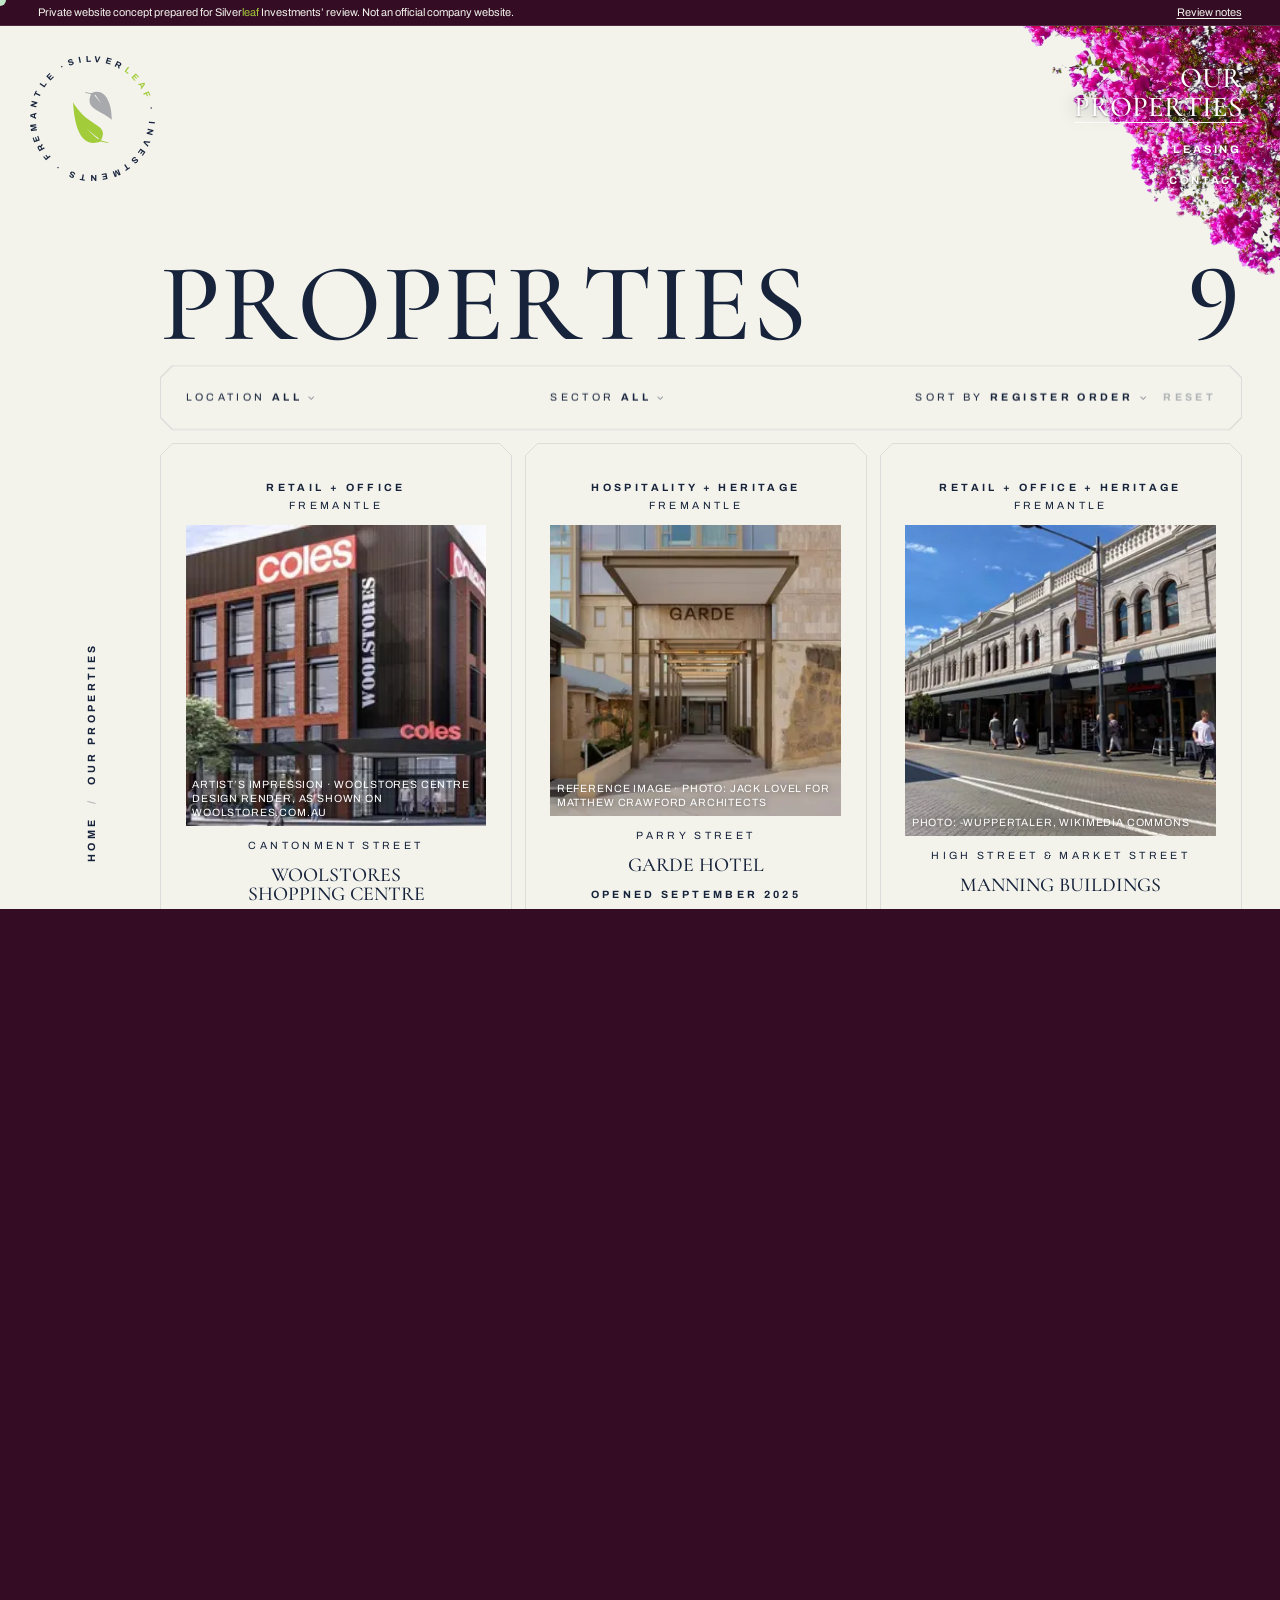
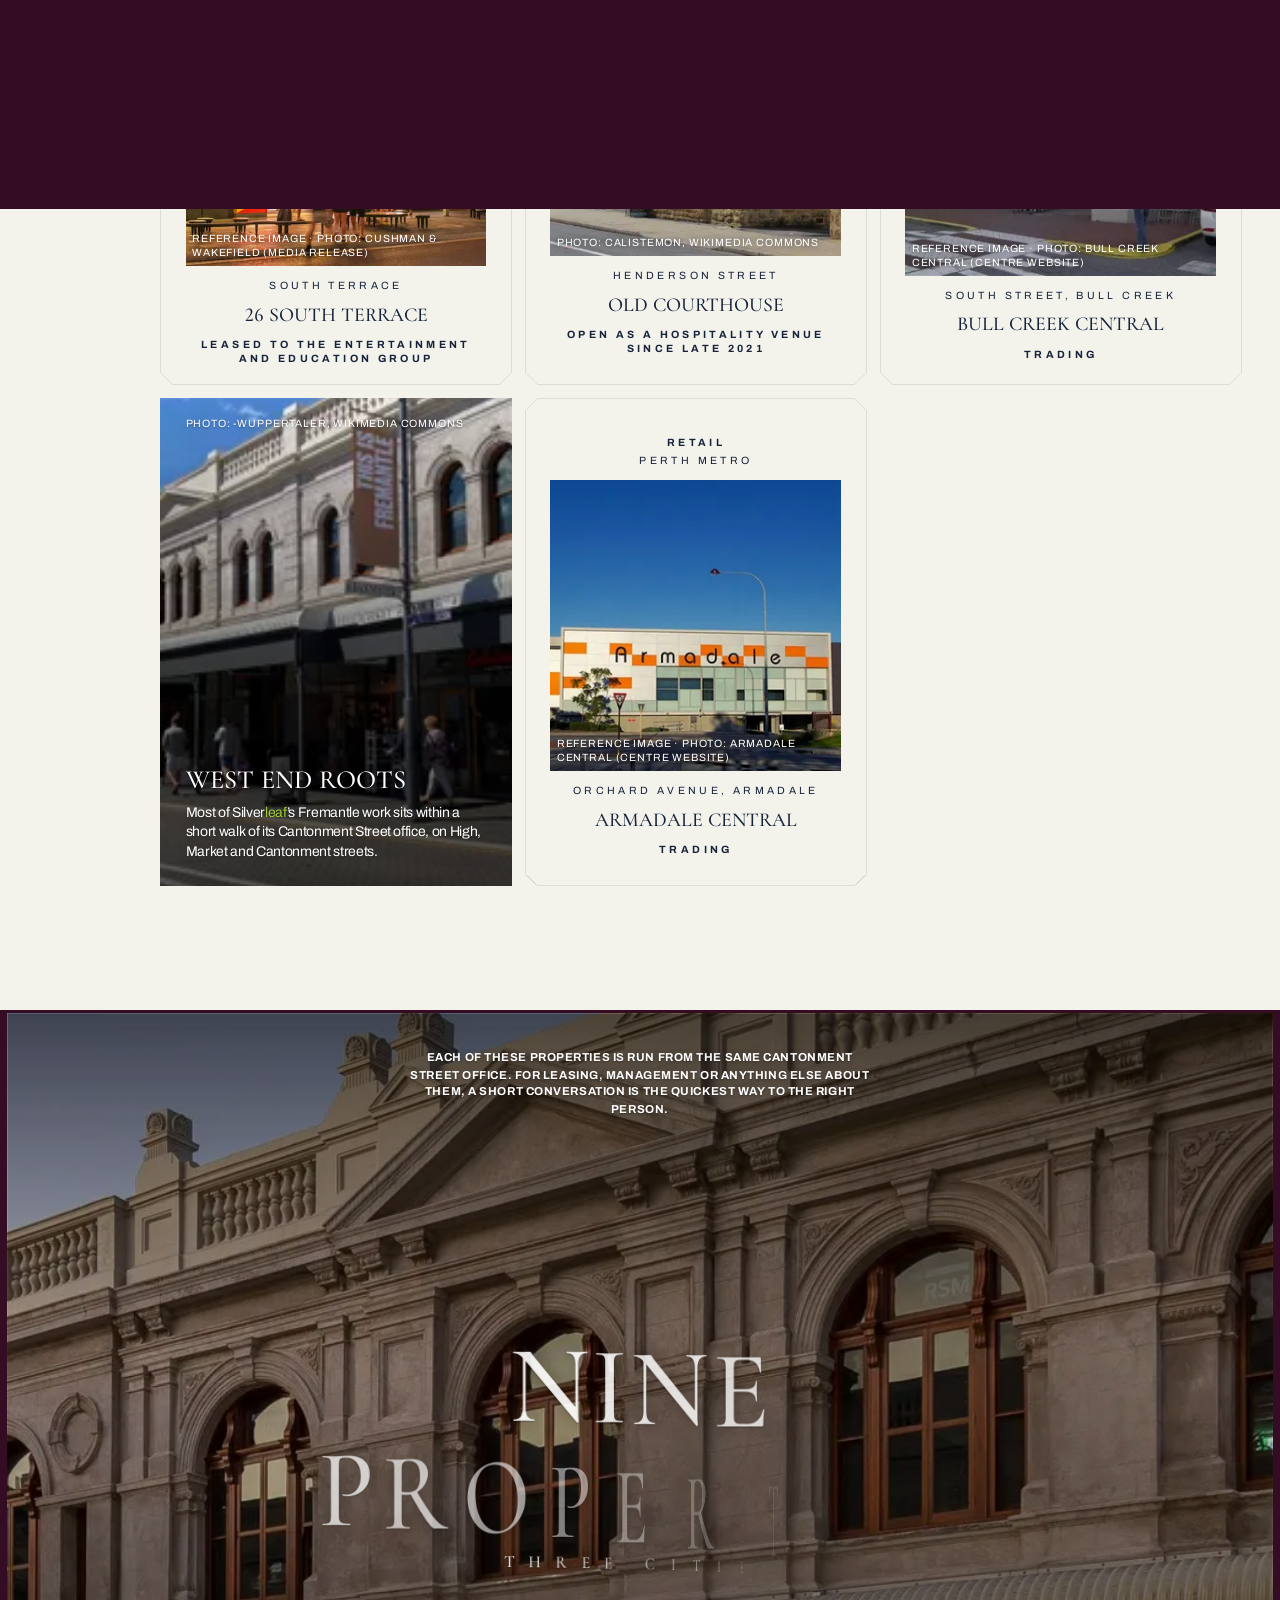
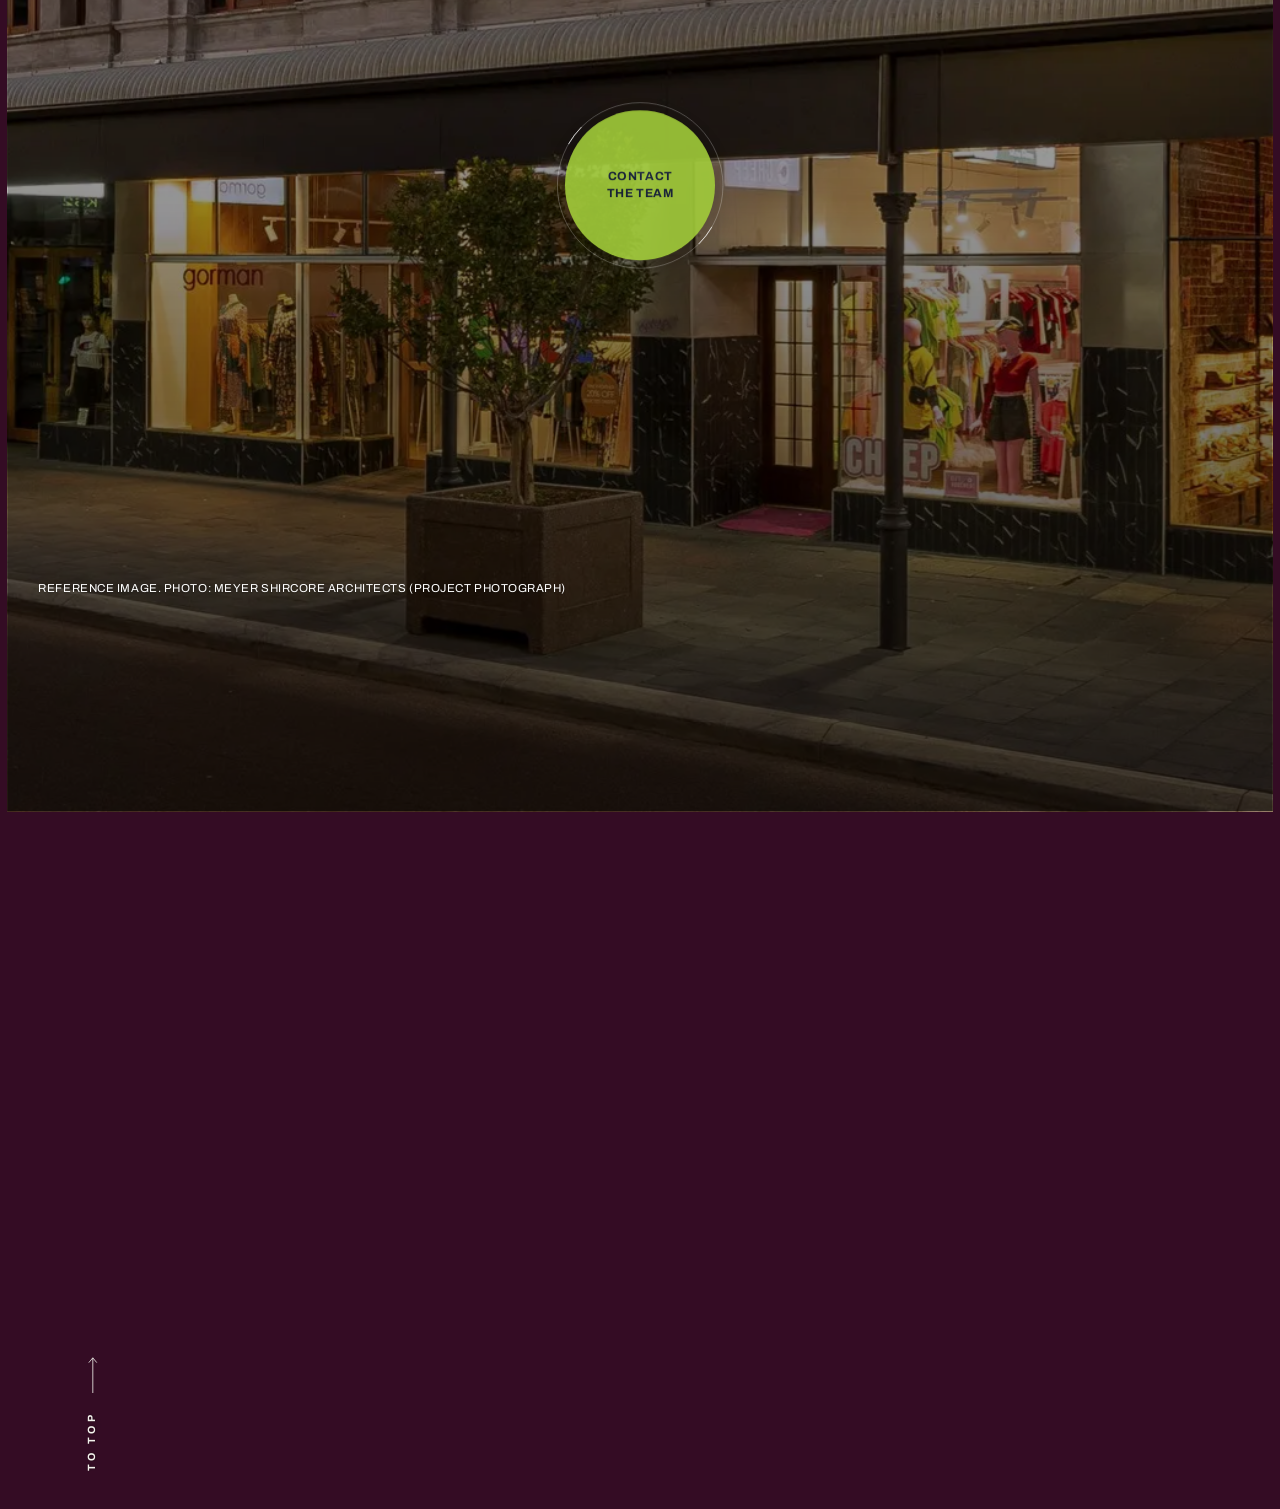
<file: portfolio/index.html>
<!DOCTYPE html><html lang="en-AU" class="no-js"><head><meta charset="utf-8"><meta name="viewport" content="width=device-width, initial-scale=1"><title>Our properties (concept)</title><meta name="description" content="Properties Silverleaf Investments has bought, developed, restored or manages in Fremantle, Perth and Hobart."><meta name="robots" content="noindex, nofollow, noarchive, nosnippet, noimageindex"><meta name="googlebot" content="noindex, nofollow"><meta property="og:type" content="website"><meta property="og:site_name" content="Silverleaf Investments"><meta property="og:locale" content="en_AU"><meta property="og:title" content="Our properties"><meta property="og:description" content="Properties Silverleaf Investments has bought, developed, restored or manages in Fremantle, Perth and Hobart."><meta name="twitter:card" content="summary_large_image"><meta name="referrer" content="strict-origin-when-cross-origin"><meta name="theme-color" content="#340c24"><link rel="icon" href="../favicon.svg" type="image/svg+xml"><link rel="preload" href="../assets/cormorant-garamond-latin-wght-normal.CUoBjw-S.woff2" as="font" type="font/woff2" crossorigin><link rel="preload" href="../assets/mrs-saint-delafield-latin-400-normal.DistX2Vi.woff2" as="font" type="font/woff2" crossorigin><link rel="preload" href="../assets/archivo-latin-wdth-normal.DY7AcnAa.woff2" as="font" type="font/woff2" crossorigin><script>
      (function () {
        var r = document.documentElement;
        r.classList.remove('no-js');
        if ('scrollRestoration' in history) history.scrollRestoration = 'manual';
        var reduce = window.matchMedia('(prefers-reduced-motion: reduce)').matches;
        if (!reduce) r.classList.add('motion');
        // Arriving through the page-change wipe: start covered, and the stylesheet lifts the panel away.
        try {
          if (!reduce && sessionStorage.getItem('sl-wipe')) {
            sessionStorage.removeItem('sl-wipe');
            r.classList.add('wipe-in');
          }
        } catch (e) {
          /* storage unavailable: no arrival wipe */
        }
        r.style.setProperty('--svh', window.innerHeight + 'px');
        // Failsafe: if the motion script never runs, show everything.
        setTimeout(function () {
          if (!r.classList.contains('motion-ready')) r.classList.remove('motion');
        }, 4000);
      })();
    </script><link rel="stylesheet" href="../assets/EraLayout.7Xu97_WC.css"><style>.fl-page{top:calc(var(--s96) * -1);right:calc(var(--s96) * -1);transform:scaleX(-1)}.page-themes{flex-direction:row;inset:0}.page-themes__l,.page-themes__r{flex-direction:column;flex:1;display:flex}.page-themes__top{height:15rem}@media (width<=991px){.fl-page{--fm:1;top:calc(var(--s24) * -1);right:calc(var(--s32) * -1)}.page-themes__top{height:40rem}}
.decor i{display:block;position:absolute}.decor .dt,.decor .db{left:var(--dc);right:var(--dc);background:currentColor;height:1px}.decor .dt{top:0}.decor .db{bottom:0}.decor .dl,.decor .dr{top:var(--dc);bottom:var(--dc);background:currentColor;width:1px}.decor .dl{left:0}.decor .dr{right:0}.decor .dc{width:var(--dc);height:var(--dc)}.decor .tl{background:linear-gradient(to bottom right,#0000 calc(50% - .6px),currentColor calc(50% - .6px) calc(50% + .6px),#0000 calc(50% + .6px));top:0;left:0}.decor .br{background:linear-gradient(to bottom right,#0000 calc(50% - .6px),currentColor calc(50% - .6px) calc(50% + .6px),#0000 calc(50% + .6px));bottom:0;right:0}.decor .tr{background:linear-gradient(to bottom left,#0000 calc(50% - .6px),currentColor calc(50% - .6px) calc(50% + .6px),#0000 calc(50% + .6px));top:0;right:0}.decor .bl{background:linear-gradient(to bottom left,#0000 calc(50% - .6px),currentColor calc(50% - .6px) calc(50% + .6px),#0000 calc(50% + .6px));bottom:0;left:0}
.pcard-item{min-width:0}.pcard{aspect-ratio:392/544;width:100%;height:100%;padding:var(--s48) var(--s32) var(--s24);color:var(--fg);display:block;position:relative}.pcard__c{z-index:3;position:relative}.pcard__img{aspect-ratio:1;position:relative;overflow:clip}.pcard__img picture,.pcard__img .img{width:100%;height:100%;display:block}.pcard__img .img{object-fit:cover;transition:transform var(--dur-l) var(--e-out)}.pcard__credit{left:var(--s8);right:var(--s8);bottom:var(--s8);color:var(--white);letter-spacing:.08em;text-shadow:0 0 6px #0009;position:absolute}.pcard__name{text-wrap:balance}.pcard__decor{z-index:1;pointer-events:none;color:var(--line);position:absolute;inset:0}.pcard__decor .decor{position:absolute;inset:0}.pcard__shadow{z-index:0;border-radius:var(--s32);pointer-events:none;opacity:0;box-shadow:0 calc(24 * var(--u)) calc(64 * var(--u)) #17233b1f;transition:opacity var(--dur-m) var(--e-out);position:absolute;inset:0}@media (width>=992px){.pcard.is-link:hover .pcard__shadow{opacity:1}.pcard.is-link:hover .pcard__img .img{transform:scale(1.04)}}.pcard.is-link:focus-visible{outline-offset:-4px}@media (width<=991px){.pcard{aspect-ratio:auto;padding:var(--s48) var(--s24) var(--s32)}.pcard__shadow{display:none}}
.bcard{aspect-ratio:392/544;padding:var(--s32);background:var(--bg);flex-direction:column;justify-content:flex-end;display:flex;position:relative;overflow:clip}.bcard__info{z-index:1;position:relative}.bcard__bg{z-index:0;position:absolute;inset:0}.bcard__bg .grad{z-index:1}.bcard__credit{z-index:2;left:var(--s32);right:var(--s32);top:var(--s24);color:var(--white);letter-spacing:.08em;position:absolute}@media (width<=991px){.bcard{aspect-ratio:345/479}}
.apart-sec{position:relative}.apart-s{z-index:1;position:relative}.apart-cms{grid-area:1/2/2/11;min-width:0}.apart-title{justify-content:space-between;align-items:flex-start;display:flex}.apart-filter{z-index:2;padding:var(--s32) 0;position:relative}.grid.c9{grid-template-columns:repeat(9,1fr)}.apart-filter__c{z-index:1;position:relative}.apart-filter__item{padding:0 var(--s32);grid-column:span 3;justify-content:space-between;align-items:center;display:flex}.fsel{position:relative}.fsel__btn{align-items:center;gap:var(--s8);color:var(--fg);display:flex}.fsel__val{align-items:center;display:flex}.fsel__ico{width:var(--s8);height:calc(5 * var(--u));transition:transform var(--dur-m) var(--e-out);display:flex}.fsel__ico svg{width:100%;height:100%}.fsel__btn[aria-expanded=true] .fsel__ico{transform:rotate(180deg)}.fsel__drop{z-index:50;left:calc(var(--s32) * -1);top:calc(100% + var(--s32));min-width:calc(238 * var(--u));padding:var(--s8);background:var(--cream);outline:1px solid var(--line);outline-offset:-1px;flex-direction:column;gap:2px;display:flex;position:absolute}.fsel__drop[hidden]{display:none}.fsel__opt{text-align:left;width:100%;padding:var(--s12) var(--s16);border-radius:var(--s4);white-space:nowrap;transition:background-color var(--dur-s) var(--e-out)}.fsel__opt:hover,.fsel__opt.is-active{background:#17233b0f}.apart-reset{color:var(--fg);position:relative;overflow:clip}.apart-reset[disabled]{opacity:.3;cursor:default}.apart-filter>.decor{z-index:0}.apart-list{z-index:0;gap:var(--gap);grid-template-columns:repeat(3,1fr);display:grid;position:relative}.bcard.b1{grid-area:2/3}.bcard.b2{grid-area:4/1}.bcard.b3{display:none}.apart-empty{padding:var(--s64) 0;max-width:calc(var(--cell-h) * 4);margin:0 auto}.apart-empty[hidden]{display:none}@media (width<=991px){.apart-cms{grid-area:1/1/2/5}.apart-title .h1{text-align:left}.grid.c9{grid-template-columns:1fr}.apart-filter{padding:var(--s24) 0}.apart-filter__item{padding:0 var(--s24);margin-bottom:var(--s16);grid-column:1/-1}.apart-filter__item.is-last{margin-bottom:0}.fsel__drop{left:calc(var(--s24) * -1);top:calc(100% + var(--s16))}.apart-list{margin-top:var(--s8);grid-template-columns:1fr}.bcard.b1{grid-area:8/1}.bcard.b2{display:none}}
.logo-lockup{width:100%;height:auto;display:block;overflow:visible}.cta-w{position:relative}.cta-s{z-index:1;aspect-ratio:144/168;pointer-events:none;position:relative}.cta-desc{pointer-events:auto;grid-area:1/4/2/8}.cta-sec .lf{text-shadow:0 0 10px #0000008c}.cta-sec .grad.top{background-image:linear-gradient(#0000009e,#00000040 60%,#0000)}.cta-title{pointer-events:auto;grid-area:1/3/2/9}.cta-btn{flex-direction:column;align-items:center;display:flex}.img-p{object-fit:cover;flex:none;width:100%;height:140%}.cta-credit{z-index:2;left:var(--off);bottom:calc(var(--off) + var(--cell-v) * 2 + var(--gap) + var(--s16));position:absolute}.ftr-w{margin-top:calc((var(--off) + var(--cell-v) * 2 + var(--gap)) * -1);position:relative}.ftr-top{z-index:1200;left:0;top:calc(100% - var(--off));height:var(--cell-h);transform-origin:0 0;align-items:center;gap:var(--s24);color:var(--fg);position:absolute;transform:rotate(-90deg)}.ftr-top .sdown__arrow{transform:none}.ftr-s{z-index:1;height:var(--vh);flex-direction:column;justify-content:space-between;display:flex;position:relative}.ftr-s__t{flex:1}.ftr-s__b{flex-direction:column;flex:1;justify-content:flex-end;display:flex}.ftr-contact{flex-direction:column;grid-area:1/3/2/9;align-items:center;display:flex}.ftr-logo{width:calc(150 * var(--u));color:var(--fg)}.ftr-phone{color:var(--fg);white-space:nowrap}.ftr-address{padding:0 var(--s48);text-align:center;flex-direction:column;grid-area:2/5/3/7;align-items:center;display:flex}.ftr-info{flex-direction:column;grid-area:1/3/2/6;justify-content:flex-end;display:flex}.ftr-credits{flex-direction:column;grid-area:1/6/2/9;justify-content:flex-end;align-items:flex-end;display:flex}.ftr-bg{z-index:-1;bottom:100%;left:calc(var(--off) * -1);right:calc(var(--off) * -1);height:calc(var(--vh) * 2);background:var(--bg);position:absolute}@media (width<=991px){.cta-s{aspect-ratio:2/6}.cta-desc,.cta-title,.ftr-contact{grid-area:1/1/2/5}.ftr-address{margin:0 calc(var(--gap) * -1);grid-area:2/2/3/4;padding:0}.ftr-info{grid-area:1/1/2/3}.ftr-credits{grid-area:1/3/2/5}}
</style></head><body class="on-light"><a class="skip" href="#main">Skip to content</a><aside class="notice" aria-label="Concept notice"><span>Private website concept prepared for Silver<span class="lf">leaf</span> Investments’ review. Not an official company website.</span><a href="../review-notes/index.html">Review notes</a></aside><header class="hdr"><a class="hdr-logo on-light" data-theme href="../" aria-label="Silverleaf Investments, home"><span class="symbol hdr-logo__sym"><svg class="logo-mark leaf-mark" viewBox="31.42 0.2 40 40" aria-hidden="true"><path fill="var(--logo-grey, #A7A9AC)" fill-rule="evenodd" d="M50.718 1.905 C44.854 14.170 57.644 14.059 66.083 22.031 C66.268 8.605 60.378 -2.847 50.718 1.905Z M52.982 3.493 L53.197 3.773 L53.413 4.052 L53.632 4.330 L53.851 4.607 L54.072 4.882 L54.294 5.156 L54.518 5.429 L54.743 5.700 L54.970 5.970 L55.198 6.239 L55.427 6.507 L55.658 6.773 L55.890 7.037 L56.123 7.301 L56.358 7.563 L56.594 7.824 L56.831 8.084 L57.070 8.342 L57.310 8.599 L57.552 8.854 L57.795 9.109 L58.039 9.362 L58.285 9.613 L58.315 9.587 L58.096 9.312 L57.878 9.036 L57.662 8.759 L57.448 8.482 L57.236 8.203 L57.025 7.923 L56.815 7.642 L56.607 7.360 L56.401 7.077 L56.196 6.793 L55.993 6.508 L55.792 6.222 L55.592 5.935 L55.394 5.648 L55.197 5.359 L55.002 5.069 L54.809 4.778 L54.617 4.486 L54.427 4.193 L54.238 3.899 L54.051 3.604 L53.866 3.308 L53.681 3.010Z"></path><path fill="var(--logo-grey, #A7A9AC)" d="M53.302 1.922 L52.980 1.925 L52.662 1.924 L52.344 1.919 L52.027 1.910 L51.710 1.897 L51.394 1.880 L51.077 1.858 L50.762 1.833 L50.447 1.804 L50.132 1.770 L49.817 1.733 L49.503 1.691 L49.190 1.645 L48.876 1.595 L48.564 1.541 L48.251 1.483 L47.939 1.421 L47.628 1.355 L47.317 1.285 L47.006 1.210 L46.696 1.132 L46.386 1.049 L46.075 0.961 L45.925 1.439 L46.233 1.546 L46.544 1.649 L46.856 1.748 L47.168 1.844 L47.482 1.935 L47.796 2.022 L48.112 2.105 L48.428 2.184 L48.745 2.259 L49.064 2.329 L49.383 2.396 L49.703 2.458 L50.024 2.517 L50.346 2.571 L50.669 2.621 L50.993 2.667 L51.317 2.709 L51.643 2.746 L51.970 2.780 L52.297 2.809 L52.625 2.834 L52.955 2.855 L53.282 2.872Z"></path><path fill="var(--leaf, #A2CC3A)" fill-rule="evenodd" d="M57.532 38.500 C64.951 23.866 48.748 29.249 36.760 8.724 C37.833 27.298 42.806 44.085 57.532 38.500Z M56.430 36.212 L56.016 35.909 L55.604 35.606 L55.193 35.301 L54.784 34.995 L54.375 34.687 L53.968 34.377 L53.561 34.067 L53.156 33.754 L52.752 33.440 L52.349 33.125 L51.947 32.808 L51.547 32.489 L51.147 32.169 L50.749 31.848 L50.351 31.525 L49.955 31.200 L49.560 30.874 L49.166 30.546 L48.773 30.217 L48.382 29.887 L47.991 29.554 L47.602 29.221 L47.214 28.885 L47.186 28.915 L47.551 29.276 L47.917 29.636 L48.284 29.994 L48.652 30.352 L49.022 30.707 L49.393 31.062 L49.766 31.415 L50.140 31.767 L50.515 32.117 L50.891 32.466 L51.269 32.814 L51.648 33.160 L52.028 33.505 L52.410 33.849 L52.793 34.191 L53.178 34.532 L53.563 34.872 L53.950 35.210 L54.339 35.547 L54.728 35.882 L55.119 36.216 L55.512 36.549 L55.905 36.880Z"></path><path fill="var(--leaf, #A2CC3A)" d="M56.141 37.900 L56.449 38.012 L56.760 38.121 L57.073 38.226 L57.386 38.327 L57.700 38.423 L58.014 38.516 L58.330 38.604 L58.646 38.688 L58.963 38.768 L59.280 38.843 L59.599 38.915 L59.918 38.982 L60.238 39.045 L60.559 39.104 L60.880 39.159 L61.202 39.210 L61.525 39.256 L61.849 39.299 L62.173 39.337 L62.498 39.371 L62.824 39.401 L63.150 39.427 L63.476 39.449 L63.524 38.951 L63.204 38.910 L62.886 38.866 L62.569 38.817 L62.254 38.764 L61.940 38.708 L61.627 38.647 L61.316 38.583 L61.006 38.515 L60.696 38.442 L60.389 38.366 L60.082 38.286 L59.776 38.202 L59.472 38.114 L59.169 38.022 L58.867 37.926 L58.567 37.826 L58.267 37.722 L57.969 37.615 L57.672 37.503 L57.376 37.388 L57.081 37.269 L56.788 37.146 L56.493 37.017Z"></path></svg></span><span class="hdr-logo__ring" data-logo-ring aria-hidden="true"><svg viewBox="0 0 120 120"><defs><path id="ring" d="M60,60 m-47,0 a47,47 0 1,1 94,0 a47,47 0 1,1 -94,0"></path></defs><text><textPath href="#ring" startOffset="0" textLength="292">SILVER<tspan class="ring-leaf">LEAF</tspan> · INVESTMENTS · FREMANTLE · </textPath></text></svg></span></a><nav class="hdr-nav on-light" data-theme aria-label="Main"><div class="hdr-nav__list desk-f"><a class="u-link hdr-nav__main h6" href="../portfolio/index.html" aria-current="page"><span class="u-link__t">Our<br>Properties</span><span class="u-link__line" aria-hidden="true"></span></a><span class="u24" aria-hidden="true"></span><a class="nav-l2 l2" href="../leasing/index.html"><span class="roll"><span class="roll__t">Leasing</span><span class="roll__t" aria-hidden="true">Leasing</span></span></a><span class="nav-gap" aria-hidden="true"></span><a class="nav-l2 l2" href="../contact/index.html"><span class="roll"><span class="roll__t">Contact</span><span class="roll__t" aria-hidden="true">Contact</span></span></a></div><button class="hdr-menu-btn mob-f l2" type="button" aria-expanded="false" aria-controls="menu" data-menu-btn><span data-menu-label>Menu</span><span class="hdr-menu-btn__ico" aria-hidden="true"><i></i><i></i></span></button></nav></header><nav class="crumbs desk-f on-light" data-theme aria-label="Breadcrumb"><a class="l2 roll crumbs__item" href="../"><span class="roll__t">Home</span><span class="roll__t" aria-hidden="true">Home</span></a><span class="l2 crumbs__sep" aria-hidden="true">/</span><span class="l2 crumbs__item is-active" aria-current="page">Our properties</span></nav><div class="menu on-color" id="menu" data-menu hidden><nav class="menu__list" aria-label="Menu"><a class="h3" href="../">Home</a><a class="h3" href="../portfolio/index.html">Our properties</a><a class="h3" href="../about/index.html">About</a><a class="h3" href="../leasing/index.html">Leasing</a><a class="h3" href="../contact/index.html">Contact</a></nav><p class="l1 menu__foot">Level 2, 25 Cantonment Street, Fremantle WA 6160<br><a href="tel:+61893355492">08 9335 5492</a></p></div><div class="tips" data-tips aria-hidden="true"></div><main id="main" tabindex="-1"><section class="section clip on-light apart-sec" aria-labelledby="apart-title"><div class="flower fl-page" style="--fo:0% 0%;--fsc:0.55" aria-hidden="true"><img src="../assets/bloom-hang.AHL8korQ_Z1L3aWa.webp" alt="" width="900" height="977" loading="lazy" decoding="async"></div><div class="themes page-themes" aria-hidden="true"><div class="page-themes__l" data-bg="light"></div><div class="page-themes__r"><div class="page-themes__top" data-bg="color"></div><div class="themes__fill" data-bg="light"></div></div></div><div class="ctn"><div class="apart-s"><div class="u48"></div><div class="u272"></div><div class="grid"><div class="apart-cms" data-filter><div class="apart-title"><h1 id="apart-title" class="h1 ac" data-r="h">Properties</h1><p class="h1 ar desk" data-filter-count aria-hidden="true">9</p></div><div class="u16"></div><div class="apart-filter" data-r="ctn"><div class="apart-filter__c grid c9"><div class="apart-filter__item"><div class="fsel" data-select><button class="fsel__btn" type="button" aria-expanded="false" aria-controls="fsel-location" data-select-btn><span class="l2 reg">Location</span><span class="fsel__val l2" data-select-value>All</span><span class="fsel__ico" aria-hidden="true"><svg viewBox="0 0 10 6"><path d="M1 1l4 4 4-4" fill="none" stroke="currentColor"></path></svg></span></button><ul class="fsel__drop" id="fsel-location" data-select-drop hidden><li><button class="fsel__opt l2 is-active" type="button" aria-pressed="true" data-filter-group="location" data-filter-trigger="*">All</button></li><li><button class="fsel__opt l2" type="button" aria-pressed="false" data-filter-group="location" data-filter-trigger="fremantle">Fremantle</button></li><li><button class="fsel__opt l2" type="button" aria-pressed="false" data-filter-group="location" data-filter-trigger="hobart">Hobart</button></li><li><button class="fsel__opt l2" type="button" aria-pressed="false" data-filter-group="location" data-filter-trigger="perth">Perth metro</button></li></ul></div></div><div class="apart-filter__item"><div class="fsel" data-select><button class="fsel__btn" type="button" aria-expanded="false" aria-controls="fsel-sector" data-select-btn><span class="l2 reg">Sector</span><span class="fsel__val l2" data-select-value>All</span><span class="fsel__ico" aria-hidden="true"><svg viewBox="0 0 10 6"><path d="M1 1l4 4 4-4" fill="none" stroke="currentColor"></path></svg></span></button><ul class="fsel__drop" id="fsel-sector" data-select-drop hidden><li><button class="fsel__opt l2 is-active" type="button" aria-pressed="true" data-filter-group="sector" data-filter-trigger="*">All</button></li><li><button class="fsel__opt l2" type="button" aria-pressed="false" data-filter-group="sector" data-filter-trigger="retail">Retail</button></li><li><button class="fsel__opt l2" type="button" aria-pressed="false" data-filter-group="sector" data-filter-trigger="office">Office</button></li><li><button class="fsel__opt l2" type="button" aria-pressed="false" data-filter-group="sector" data-filter-trigger="hospitality">Hospitality</button></li><li><button class="fsel__opt l2" type="button" aria-pressed="false" data-filter-group="sector" data-filter-trigger="heritage">Heritage</button></li></ul></div></div><div class="apart-filter__item is-last"><div class="fsel" data-select><button class="fsel__btn" type="button" aria-expanded="false" aria-controls="fsel-sort" data-select-btn><span class="l2 reg">Sort by</span><span class="fsel__val l2" data-select-value>Register order</span><span class="fsel__ico" aria-hidden="true"><svg viewBox="0 0 10 6"><path d="M1 1l4 4 4-4" fill="none" stroke="currentColor"></path></svg></span></button><ul class="fsel__drop" id="fsel-sort" data-select-drop hidden><li><button class="fsel__opt l2 is-active" type="button" aria-pressed="true" data-sort-trigger="relevant">Register order</button></li><li><button class="fsel__opt l2" type="button" aria-pressed="false" data-sort-trigger="name">Name A–Z</button></li></ul></div><button class="l2 roll apart-reset" type="button" data-reset disabled><span class="roll__t">Reset</span><span class="roll__t" aria-hidden="true">Reset</span></button></div></div><span class="decor" style="--dc:var(--s16)" aria-hidden="true"><i class="dt"></i><i class="db"></i><i class="dl"></i><i class="dr"></i><i class="dc tl"></i><i class="dc tr"></i><i class="dc bl"></i><i class="dc br"></i></span></div><div class="u16 desk"></div><p class="vh" aria-live="polite" data-filter-status></p><div class="apart-list" data-filter-list data-r="ctn"><div class="pcard-item" data-filter-item data-location="fremantle" data-sectors="retail office" data-name="Woolstores Shopping Centre"><a href="../portfolio/woolstores/index.html" aria-labelledby="pc-woolstores" class="pcard is-link"><div class="pcard__c"><div class="pcard__t"><p class="l2 ac">Retail + Office</p><div class="u4"></div><p class="l2 reg ac">Fremantle</p></div><div class="u16"></div><div class="pcard__img"><picture><source srcset="../assets/woolstores-render.pZJi7FJs_Z1WoSub.webp 400w, ../assets/woolstores-render.pZJi7FJs_14Ht6N.webp 711w" type="image/webp" sizes="(min-width: 992px) 24vw, 90vw"><img src="../assets/woolstores-render.pZJi7FJs_14Ht6N.webp" srcset="../assets/woolstores-render.pZJi7FJs_Z1WoSub.webp 400w, ../assets/woolstores-render.pZJi7FJs_14Ht6N.webp 711w" alt="Artist’s impression of the new Woolstores centre on the corner of Cantonment and Queen streets: a red-brick building with Coles signage and street trees." sizes="(min-width: 992px) 24vw, 90vw" loading="lazy" style="object-position:55% 50%" decoding="async" width="711" height="400" class="img"></picture><span class="pcard__credit l2 reg">Artist’s impression · Woolstores centre design render, as shown on woolstores.com.au</span></div><div class="u16"></div><div class="pcard__b"><p class="l2 reg ac">Cantonment Street</p><div class="u16"></div><h2 class="h6 ac pcard__name" id="pc-woolstores">Woolstores Shopping Centre</h2><div class="u16"></div><p class="l2 ac">Trading since April 2025</p></div></div><span class="pcard__decor"><span class="decor" style="--dc:var(--s16)" aria-hidden="true"><i class="dt"></i><i class="db"></i><i class="dl"></i><i class="dr"></i><i class="dc tl"></i><i class="dc tr"></i><i class="dc bl"></i><i class="dc br"></i></span></span><span class="pcard__shadow" aria-hidden="true"></span></a></div><div class="pcard-item" data-filter-item data-location="fremantle" data-sectors="hospitality heritage" data-name="Garde Hotel"><a href="../portfolio/garde-hotel/index.html" aria-labelledby="pc-garde-hotel" class="pcard is-link"><div class="pcard__c"><div class="pcard__t"><p class="l2 ac">Hospitality + Heritage</p><div class="u4"></div><p class="l2 reg ac">Fremantle</p></div><div class="u16"></div><div class="pcard__img"><picture><source srcset="../assets/garde-entry.DaKuK55j_ZswgsN.webp 400w, ../assets/garde-entry.DaKuK55j_Z1zr36Y.webp 720w, ../assets/garde-entry.DaKuK55j_2uPRTg.webp 1080w" type="image/webp" sizes="(min-width: 992px) 24vw, 90vw"><img src="../assets/garde-entry.DaKuK55j_Z2uaFgM.webp" srcset="../assets/garde-entry.DaKuK55j_ZswgsN.webp 400w, ../assets/garde-entry.DaKuK55j_Z1zr36Y.webp 720w, ../assets/garde-entry.DaKuK55j_2uPRTg.webp 1080w" alt="The entrance to Garde Hotel, Fremantle: a limestone wall and a framed walkway beneath the GARDE sign." sizes="(min-width: 992px) 24vw, 90vw" loading="lazy" style="object-position:45% 50%" decoding="async" width="1500" height="998" class="img"></picture><span class="pcard__credit l2 reg">Reference image · Photo: Jack Lovel for Matthew Crawford Architects</span></div><div class="u16"></div><div class="pcard__b"><p class="l2 reg ac">Parry Street</p><div class="u16"></div><h2 class="h6 ac pcard__name" id="pc-garde-hotel">Garde Hotel</h2><div class="u16"></div><p class="l2 ac">Opened September 2025</p></div></div><span class="pcard__decor"><span class="decor" style="--dc:var(--s16)" aria-hidden="true"><i class="dt"></i><i class="db"></i><i class="dl"></i><i class="dr"></i><i class="dc tl"></i><i class="dc tr"></i><i class="dc bl"></i><i class="dc br"></i></span></span><span class="pcard__shadow" aria-hidden="true"></span></a></div><div class="pcard-item" data-filter-item data-location="fremantle" data-sectors="retail office heritage" data-name="Manning Buildings"><a href="../portfolio/manning-buildings/index.html" aria-labelledby="pc-manning-buildings" class="pcard is-link"><div class="pcard__c"><div class="pcard__t"><p class="l2 ac">Retail + Office + Heritage</p><div class="u4"></div><p class="l2 reg ac">Fremantle</p></div><div class="u16"></div><div class="pcard__img"><picture><source srcset="../assets/manning-market-street.BfvOKijW_10Dsx3.webp 400w, ../assets/manning-market-street.BfvOKijW_Z1CIYO0.webp 720w, ../assets/manning-market-street.BfvOKijW_Z1IDOst.webp 1080w" type="image/webp" sizes="(min-width: 992px) 24vw, 90vw"><img src="../assets/manning-market-street.BfvOKijW_Zd8tVt.webp" srcset="../assets/manning-market-street.BfvOKijW_10Dsx3.webp 400w, ../assets/manning-market-street.BfvOKijW_Z1CIYO0.webp 720w, ../assets/manning-market-street.BfvOKijW_Z1IDOst.webp 1080w" alt="The restored Manning Buildings along Market Street, Fremantle, with arched first-floor windows above street verandahs." sizes="(min-width: 992px) 24vw, 90vw" loading="lazy" style="object-position:55% 45%" decoding="async" width="2400" height="1800" class="img"></picture><span class="pcard__credit l2 reg">Photo: -wuppertaler, Wikimedia Commons</span></div><div class="u16"></div><div class="pcard__b"><p class="l2 reg ac">High Street &amp; Market Street</p><div class="u16"></div><h2 class="h6 ac pcard__name" id="pc-manning-buildings">Manning Buildings</h2><div class="u16"></div><p class="l2 ac">Redevelopment reported complete, July 2020</p></div></div><span class="pcard__decor"><span class="decor" style="--dc:var(--s16)" aria-hidden="true"><i class="dt"></i><i class="db"></i><i class="dl"></i><i class="dr"></i><i class="dc tl"></i><i class="dc tr"></i><i class="dc bl"></i><i class="dc br"></i></span></span><span class="pcard__shadow" aria-hidden="true"></span></a></div><div class="pcard-item" data-filter-item data-location="fremantle" data-sectors="retail office heritage" data-name="Atwell Arcade"><a href="../portfolio/atwell-arcade/index.html" aria-labelledby="pc-atwell-arcade" class="pcard is-link"><div class="pcard__c"><div class="pcard__t"><p class="l2 ac">Retail + Office + Heritage</p><div class="u4"></div><p class="l2 reg ac">Fremantle</p></div><div class="u16"></div><div class="pcard__img"><picture><source srcset="../assets/atwell-arcade.DO1dFh19_Z1bNOyw.webp 400w, ../assets/atwell-arcade.DO1dFh19_jDaMm.webp 720w, ../assets/atwell-arcade.DO1dFh19_2uSq44.webp 1080w" type="image/webp" sizes="(min-width: 992px) 24vw, 90vw"><img src="../assets/atwell-arcade.DO1dFh19_Z2i4Sgl.webp" srcset="../assets/atwell-arcade.DO1dFh19_Z1bNOyw.webp 400w, ../assets/atwell-arcade.DO1dFh19_jDaMm.webp 720w, ../assets/atwell-arcade.DO1dFh19_2uSq44.webp 1080w" alt="Inside Atwell Arcade, Fremantle: a long, bright walkway between glazed shopfronts." sizes="(min-width: 992px) 24vw, 90vw" loading="lazy" style="object-position:50% 55%" decoding="async" width="1800" height="2400" class="img"></picture><span class="pcard__credit l2 reg">Photo: Gnangcomapp, Wikimedia Commons</span></div><div class="u16"></div><div class="pcard__b"><p class="l2 reg ac">High Street &amp; Cantonment Street</p><div class="u16"></div><h2 class="h6 ac pcard__name" id="pc-atwell-arcade">Atwell Arcade</h2><div class="u16"></div><p class="l2 ac">Completed 2016</p></div></div><span class="pcard__decor"><span class="decor" style="--dc:var(--s16)" aria-hidden="true"><i class="dt"></i><i class="db"></i><i class="dl"></i><i class="dr"></i><i class="dc tl"></i><i class="dc tr"></i><i class="dc bl"></i><i class="dc br"></i></span></span><span class="pcard__shadow" aria-hidden="true"></span></a></div><div class="pcard-item" data-filter-item data-location="hobart" data-sectors="retail heritage" data-name="Cat and Fiddle Arcade"><a href="../portfolio/cat-and-fiddle-arcade/index.html" aria-labelledby="pc-cat-and-fiddle-arcade" class="pcard is-link"><div class="pcard__c"><div class="pcard__t"><p class="l2 ac">Retail + Heritage</p><div class="u4"></div><p class="l2 reg ac">Hobart</p></div><div class="u16"></div><div class="pcard__img"><picture><source srcset="../assets/cat-fiddle-elizabeth-street.BBNn8YVC_1uqSaY.webp 400w, ../assets/cat-fiddle-elizabeth-street.BBNn8YVC_Z1NH3Q3.webp 720w, ../assets/cat-fiddle-elizabeth-street.BBNn8YVC_26v8G0.webp 1080w" type="image/webp" sizes="(min-width: 992px) 24vw, 90vw"><img src="../assets/cat-fiddle-elizabeth-street.BBNn8YVC_JMSTd.webp" srcset="../assets/cat-fiddle-elizabeth-street.BBNn8YVC_1uqSaY.webp 400w, ../assets/cat-fiddle-elizabeth-street.BBNn8YVC_Z1NH3Q3.webp 720w, ../assets/cat-fiddle-elizabeth-street.BBNn8YVC_26v8G0.webp 1080w" alt="The Elizabeth Street entrance to the Cat and Fiddle Arcade, Hobart, with a large glass artwork of historic photographs." sizes="(min-width: 992px) 24vw, 90vw" loading="lazy" style="object-position:50% 40%" decoding="async" width="2400" height="1620" class="img"></picture><span class="pcard__credit l2 reg">Reference image · Photo: Cathy McAuliffe Design (case study)</span></div><div class="u16"></div><div class="pcard__b"><p class="l2 reg ac">Murray Street, Hobart</p><div class="u16"></div><h2 class="h6 ac pcard__name" id="pc-cat-and-fiddle-arcade">Cat and Fiddle Arcade</h2><div class="u16"></div><p class="l2 ac">Trading</p></div></div><span class="pcard__decor"><span class="decor" style="--dc:var(--s16)" aria-hidden="true"><i class="dt"></i><i class="db"></i><i class="dl"></i><i class="dr"></i><i class="dc tl"></i><i class="dc tr"></i><i class="dc bl"></i><i class="dc br"></i></span></span><span class="pcard__shadow" aria-hidden="true"></span></a></div><div class="pcard-item" data-filter-item data-location="fremantle" data-sectors="retail" data-name="26 South Terrace"><a href="../portfolio/26-south-terrace/index.html" aria-labelledby="pc-26-south-terrace" class="pcard is-link"><div class="pcard__c"><div class="pcard__t"><p class="l2 ac">Retail</p><div class="u4"></div><p class="l2 reg ac">Fremantle</p></div><div class="u16"></div><div class="pcard__img"><picture><source srcset="../assets/south-terrace-26.DLDzRClY_PBqyK.webp 400w, ../assets/south-terrace-26.DLDzRClY_ZzOjvn.webp 720w, ../assets/south-terrace-26.DLDzRClY_ml4Lo.webp 1080w" type="image/webp" sizes="(min-width: 992px) 24vw, 90vw"><img src="../assets/south-terrace-26.DLDzRClY_Z1u294A.webp" srcset="../assets/south-terrace-26.DLDzRClY_PBqyK.webp 400w, ../assets/south-terrace-26.DLDzRClY_ZzOjvn.webp 720w, ../assets/south-terrace-26.DLDzRClY_ml4Lo.webp 1080w" alt="The Timezone building at 26 South Terrace, Fremantle, at dusk." sizes="(min-width: 992px) 24vw, 90vw" loading="lazy" style="object-position:50% 50%" decoding="async" width="1200" height="1200" class="img"></picture><span class="pcard__credit l2 reg">Reference image · Photo: Cushman &amp; Wakefield (media release)</span></div><div class="u16"></div><div class="pcard__b"><p class="l2 reg ac">South Terrace</p><div class="u16"></div><h2 class="h6 ac pcard__name" id="pc-26-south-terrace">26 South Terrace</h2><div class="u16"></div><p class="l2 ac">Leased to The Entertainment and Education Group</p></div></div><span class="pcard__decor"><span class="decor" style="--dc:var(--s16)" aria-hidden="true"><i class="dt"></i><i class="db"></i><i class="dl"></i><i class="dr"></i><i class="dc tl"></i><i class="dc tr"></i><i class="dc bl"></i><i class="dc br"></i></span></span><span class="pcard__shadow" aria-hidden="true"></span></a></div><div class="pcard-item" data-filter-item data-location="fremantle" data-sectors="hospitality heritage" data-name="Old Courthouse"><a href="../portfolio/old-courthouse/index.html" aria-labelledby="pc-old-courthouse" class="pcard is-link"><div class="pcard__c"><div class="pcard__t"><p class="l2 ac">Hospitality + Heritage</p><div class="u4"></div><p class="l2 reg ac">Fremantle</p></div><div class="u16"></div><div class="pcard__img"><picture><source srcset="../assets/old-courthouse-henderson.DAyXZs8E_1jKMVk.webp 400w, ../assets/old-courthouse-henderson.DAyXZs8E_Z1dycEC.webp 720w, ../assets/old-courthouse-henderson.DAyXZs8E_Z1PwGAA.webp 1080w" type="image/webp" sizes="(min-width: 992px) 24vw, 90vw"><img src="../assets/old-courthouse-henderson.DAyXZs8E_Zr6a8I.webp" srcset="../assets/old-courthouse-henderson.DAyXZs8E_1jKMVk.webp 400w, ../assets/old-courthouse-henderson.DAyXZs8E_Z1dycEC.webp 720w, ../assets/old-courthouse-henderson.DAyXZs8E_Z1PwGAA.webp 1080w" alt="The Old Courthouse on Henderson Street, Fremantle: a single-storey limestone building with a white portico and a COURT HOUSE sign." sizes="(min-width: 992px) 24vw, 90vw" loading="lazy" style="object-position:50% 60%" decoding="async" width="2400" height="1800" class="img"></picture><span class="pcard__credit l2 reg">Photo: Calistemon, Wikimedia Commons</span></div><div class="u16"></div><div class="pcard__b"><p class="l2 reg ac">Henderson Street</p><div class="u16"></div><h2 class="h6 ac pcard__name" id="pc-old-courthouse">Old Courthouse</h2><div class="u16"></div><p class="l2 ac">Open as a hospitality venue since late 2021</p></div></div><span class="pcard__decor"><span class="decor" style="--dc:var(--s16)" aria-hidden="true"><i class="dt"></i><i class="db"></i><i class="dl"></i><i class="dr"></i><i class="dc tl"></i><i class="dc tr"></i><i class="dc bl"></i><i class="dc br"></i></span></span><span class="pcard__shadow" aria-hidden="true"></span></a></div><div class="pcard-item" data-filter-item data-location="perth" data-sectors="retail" data-name="Bull Creek Central"><a href="../portfolio/bull-creek-central/index.html" aria-labelledby="pc-bull-creek-central" class="pcard is-link"><div class="pcard__c"><div class="pcard__t"><p class="l2 ac">Retail</p><div class="u4"></div><p class="l2 reg ac">Perth metro</p></div><div class="u16"></div><div class="pcard__img"><picture><source srcset="../assets/bull-creek-central.BIwVdpfN_2rPLH5.webp 400w, ../assets/bull-creek-central.BIwVdpfN_Z26eDpl.webp 558w" type="image/webp" sizes="(min-width: 992px) 24vw, 90vw"><img src="../assets/bull-creek-central.BIwVdpfN_Z26eDpl.webp" srcset="../assets/bull-creek-central.BIwVdpfN_2rPLH5.webp 400w, ../assets/bull-creek-central.BIwVdpfN_Z26eDpl.webp 558w" alt="The entrance to Bull Creek Central: a covered walkway between stone pillars, with the Target store on the right." sizes="(min-width: 992px) 24vw, 90vw" loading="lazy" style="object-position:50% 55%" decoding="async" width="558" height="436" class="img"></picture><span class="pcard__credit l2 reg">Reference image · Photo: Bull Creek Central (centre website)</span></div><div class="u16"></div><div class="pcard__b"><p class="l2 reg ac">South Street, Bull Creek</p><div class="u16"></div><h2 class="h6 ac pcard__name" id="pc-bull-creek-central">Bull Creek Central</h2><div class="u16"></div><p class="l2 ac">Trading</p></div></div><span class="pcard__decor"><span class="decor" style="--dc:var(--s16)" aria-hidden="true"><i class="dt"></i><i class="db"></i><i class="dl"></i><i class="dr"></i><i class="dc tl"></i><i class="dc tr"></i><i class="dc bl"></i><i class="dc br"></i></span></span><span class="pcard__shadow" aria-hidden="true"></span></a></div><div class="pcard-item" data-filter-item data-location="perth" data-sectors="retail" data-name="Armadale Central"><a href="../portfolio/armadale-central/index.html" aria-labelledby="pc-armadale-central" class="pcard is-link"><div class="pcard__c"><div class="pcard__t"><p class="l2 ac">Retail</p><div class="u4"></div><p class="l2 reg ac">Perth metro</p></div><div class="u16"></div><div class="pcard__img"><picture><source srcset="../assets/armadale-central.l2jFEacB_a85l2.webp 400w, ../assets/armadale-central.l2jFEacB_ZrEhSP.webp 556w" type="image/webp" sizes="(min-width: 992px) 24vw, 90vw"><img src="../assets/armadale-central.l2jFEacB_ZrEhSP.webp" srcset="../assets/armadale-central.l2jFEacB_a85l2.webp 400w, ../assets/armadale-central.l2jFEacB_ZrEhSP.webp 556w" alt="Armadale Central from the street: a long white and orange facade with the word Armadale across it." sizes="(min-width: 992px) 24vw, 90vw" loading="lazy" style="object-position:50% 70%" decoding="async" width="556" height="434" class="img"></picture><span class="pcard__credit l2 reg">Reference image · Photo: Armadale Central (centre website)</span></div><div class="u16"></div><div class="pcard__b"><p class="l2 reg ac">Orchard Avenue, Armadale</p><div class="u16"></div><h2 class="h6 ac pcard__name" id="pc-armadale-central">Armadale Central</h2><div class="u16"></div><p class="l2 ac">Trading</p></div></div><span class="pcard__decor"><span class="decor" style="--dc:var(--s16)" aria-hidden="true"><i class="dt"></i><i class="db"></i><i class="dl"></i><i class="dr"></i><i class="dc tl"></i><i class="dc tr"></i><i class="dc bl"></i><i class="dc br"></i></span></span><span class="pcard__shadow" aria-hidden="true"></span></a></div><div class="bcard on-color b1" data-benefit="true"><div class="bcard__info"><h2 class="h5">Heritage in use</h2><div class="u12"></div><p class="p1">Upper floors of the Manning Buildings back in use, police quarters from 1897 now part of Garde Hotel, and the Atwell buildings joined by new offices.</p></div><div class="bcard__bg"><div class="img-w" data-par-w><picture><source srcset="../assets/manning-courtyard.y1d3eiDA_Z2sD97j.webp 400w, ../assets/manning-courtyard.y1d3eiDA_1x6MAO.webp 720w, ../assets/manning-courtyard.y1d3eiDA_2cRC2g.webp 1080w" type="image/webp" sizes="(min-width: 992px) 28vw, 90vw"><img src="../assets/manning-courtyard.y1d3eiDA_Z1Ypdgq.webp" srcset="../assets/manning-courtyard.y1d3eiDA_Z2sD97j.webp 400w, ../assets/manning-courtyard.y1d3eiDA_1x6MAO.webp 720w, ../assets/manning-courtyard.y1d3eiDA_2cRC2g.webp 1080w" alt sizes="(min-width: 992px) 28vw, 90vw" data-par="img" loading="lazy" style="object-position:45% 55%" decoding="async" width="2400" height="1599" class="img img-p"></picture><div class="grad"></div><div class="grad"></div></div><p class="bcard__credit l2 reg">Reference image · Photo: Meyer Shircore Architects (project page)</p></div></div><div class="bcard on-color b2" data-benefit="true"><div class="bcard__info"><h2 class="h5">West End roots</h2><div class="u12"></div><p class="p1">Most of Silver<span class="lf">leaf</span>’s Fremantle work sits within a short walk of its Cantonment Street office, on High, Market and Cantonment streets.</p></div><div class="bcard__bg"><div class="img-w" data-par-w><picture><source srcset="../assets/manning-market-street.BfvOKijW_10Dsx3.webp 400w, ../assets/manning-market-street.BfvOKijW_Z1CIYO0.webp 720w, ../assets/manning-market-street.BfvOKijW_Z1IDOst.webp 1080w" type="image/webp" sizes="(min-width: 992px) 28vw, 90vw"><img src="../assets/manning-market-street.BfvOKijW_Zd8tVt.webp" srcset="../assets/manning-market-street.BfvOKijW_10Dsx3.webp 400w, ../assets/manning-market-street.BfvOKijW_Z1CIYO0.webp 720w, ../assets/manning-market-street.BfvOKijW_Z1IDOst.webp 1080w" alt sizes="(min-width: 992px) 28vw, 90vw" data-par="img" loading="lazy" style="object-position:55% 45%" decoding="async" width="2400" height="1800" class="img img-p"></picture><div class="grad"></div><div class="grad"></div></div><p class="bcard__credit l2 reg">Photo: -wuppertaler, Wikimedia Commons</p></div></div><div class="bcard on-color b3" data-benefit="true"><div class="bcard__info"><h2 class="h5">Three cities</h2><div class="u12"></div><p class="p1">Fremantle first, with neighbourhood centres in Perth’s south and south-east, and the Cat and Fiddle Arcade in Hobart.</p></div><div class="bcard__bg"><div class="img-w" data-par-w><picture><source srcset="../assets/cat-fiddle-clock.sZeJ9k___Zk1FkU.webp 400w, ../assets/cat-fiddle-clock.sZeJ9k___Z2RNnG.webp 720w, ../assets/cat-fiddle-clock.sZeJ9k___1Ttjdf.webp 1080w" type="image/webp" sizes="(min-width: 992px) 28vw, 90vw"><img src="../assets/cat-fiddle-clock.sZeJ9k___AxNRi.webp" srcset="../assets/cat-fiddle-clock.sZeJ9k___Zk1FkU.webp 400w, ../assets/cat-fiddle-clock.sZeJ9k___Z2RNnG.webp 720w, ../assets/cat-fiddle-clock.sZeJ9k___1Ttjdf.webp 1080w" alt sizes="(min-width: 992px) 28vw, 90vw" data-par="img" loading="lazy" style="object-position:45% 40%" decoding="async" width="2400" height="1354" class="img img-p"></picture><div class="grad"></div><div class="grad"></div></div><p class="bcard__credit l2 reg">Photo: Wiki ian, Wikimedia Commons</p></div></div></div><div class="apart-empty" data-filter-empty hidden><p class="h5 ac">No property matches both filters</p><div class="u16"></div><p class="p1 ac">Try another location or sector, or reset the filters to see all 9.</p></div></div></div><div class="u160"></div></div></div></section><section class="section on-color cta-sec" data-bg="color" aria-labelledby="cta-title"><div class="ctn cta-clip" data-footer-clip><div class="cta-w"><div class="cta-s"><div class="u48"></div><div class="grid"><div class="cta-desc"><p class="l1 ac" data-r="p">Each of these properties is run from the same Cantonment Street office. For leasing, management or anything else about them, a short conversation is the quickest way to the right person.</p></div></div><div class="u272"></div><div class="grid"><div class="cta-title"><h2 id="cta-title" class="h1 ac" data-r="h">Nine<br>Properties</h2><div class="u32"></div><p class="c1 ac" data-r="h">Three cities</p><div class="u160"></div><div class="cta-btn"><div class="btn-circle roll-trigger" data-btn-circle data-magnetic data-r="ctn"><span class="btn-circle__label l1" data-magnetic-inner aria-hidden="true"><span class="roll"><span class="roll__t">Contact the team</span><span class="roll__t" aria-hidden="true">Contact the team</span></span></span><span class="btn-circle__bg" aria-hidden="true"><svg viewBox="0 0 208 208"><circle class="arc" cx="104" cy="104" r="103.5" fill="none" stroke="currentColor" stroke-width="1" transform="rotate(-150 104 104)" style="stroke-dasharray:27.12 650.31"></circle><circle class="arc" cx="104" cy="104" r="103.5" fill="none" stroke="currentColor" stroke-width="1" transform="rotate(30 104 104)" style="stroke-dasharray:27.12 650.31"></circle><circle class="track" cx="104" cy="104" r="103.5" fill="none" stroke-width="1"></circle></svg></span><a class="btn-circle__link" href="../contact/index.html" aria-label="Contact the team"></a></div></div></div></div></div><div class="w-bg"><div class="img-w" data-par-w><img class="img-p" data-par="img" src="../assets/manning-dusk.BoLgAfOb_Z1BKr9H.webp" alt="The restored Manning Buildings, Fremantle, at dusk: arched upper windows above lit shopfronts under the street verandah." width="2400" height="1600" loading="lazy" style="object-position:60% 45%"><div class="grad top x4"></div><div class="grad"></div><div class="grad"></div></div><p class="cta-credit l1 reg">Reference image. Photo: Meyer Shircore Architects (project photograph)</p></div></div></div></section><footer class="section on-dark ftr-sec" data-bg="dark" aria-label="Contact details"><div class="ctn"><div class="ftr-w" data-footer><a class="ftr-top desk-f" href="#main" data-to-top><span class="l2">To top</span><span class="sdown__arrow"><svg viewBox="0 0 48 12"><path d="M0 6h44M38 1l6 5-6 5" fill="none" stroke="currentColor" stroke-width="1"></path></svg></span></a><div class="ftr-s" data-footer-s><div class="ftr-s__t"></div><div class="ftr-s__c"><div class="grid"><div class="ftr-contact"><div class="ftr-logo" data-text="ctn"><svg class="logo-lockup" viewBox="-1 -0.5 107 66" role="img" aria-label="Silverleaf"><path fill="var(--logo-grey, #A7A9AC)" fill-rule="evenodd" d="M50.718 1.905 C44.854 14.170 57.644 14.059 66.083 22.031 C66.268 8.605 60.378 -2.847 50.718 1.905Z M52.982 3.493 L53.197 3.773 L53.413 4.052 L53.632 4.330 L53.851 4.607 L54.072 4.882 L54.294 5.156 L54.518 5.429 L54.743 5.700 L54.970 5.970 L55.198 6.239 L55.427 6.507 L55.658 6.773 L55.890 7.037 L56.123 7.301 L56.358 7.563 L56.594 7.824 L56.831 8.084 L57.070 8.342 L57.310 8.599 L57.552 8.854 L57.795 9.109 L58.039 9.362 L58.285 9.613 L58.315 9.587 L58.096 9.312 L57.878 9.036 L57.662 8.759 L57.448 8.482 L57.236 8.203 L57.025 7.923 L56.815 7.642 L56.607 7.360 L56.401 7.077 L56.196 6.793 L55.993 6.508 L55.792 6.222 L55.592 5.935 L55.394 5.648 L55.197 5.359 L55.002 5.069 L54.809 4.778 L54.617 4.486 L54.427 4.193 L54.238 3.899 L54.051 3.604 L53.866 3.308 L53.681 3.010Z"></path><path fill="var(--logo-grey, #A7A9AC)" d="M53.302 1.922 L52.980 1.925 L52.662 1.924 L52.344 1.919 L52.027 1.910 L51.710 1.897 L51.394 1.880 L51.077 1.858 L50.762 1.833 L50.447 1.804 L50.132 1.770 L49.817 1.733 L49.503 1.691 L49.190 1.645 L48.876 1.595 L48.564 1.541 L48.251 1.483 L47.939 1.421 L47.628 1.355 L47.317 1.285 L47.006 1.210 L46.696 1.132 L46.386 1.049 L46.075 0.961 L45.925 1.439 L46.233 1.546 L46.544 1.649 L46.856 1.748 L47.168 1.844 L47.482 1.935 L47.796 2.022 L48.112 2.105 L48.428 2.184 L48.745 2.259 L49.064 2.329 L49.383 2.396 L49.703 2.458 L50.024 2.517 L50.346 2.571 L50.669 2.621 L50.993 2.667 L51.317 2.709 L51.643 2.746 L51.970 2.780 L52.297 2.809 L52.625 2.834 L52.955 2.855 L53.282 2.872Z"></path><path fill="var(--leaf, #A2CC3A)" fill-rule="evenodd" d="M57.532 38.500 C64.951 23.866 48.748 29.249 36.760 8.724 C37.833 27.298 42.806 44.085 57.532 38.500Z M56.430 36.212 L56.016 35.909 L55.604 35.606 L55.193 35.301 L54.784 34.995 L54.375 34.687 L53.968 34.377 L53.561 34.067 L53.156 33.754 L52.752 33.440 L52.349 33.125 L51.947 32.808 L51.547 32.489 L51.147 32.169 L50.749 31.848 L50.351 31.525 L49.955 31.200 L49.560 30.874 L49.166 30.546 L48.773 30.217 L48.382 29.887 L47.991 29.554 L47.602 29.221 L47.214 28.885 L47.186 28.915 L47.551 29.276 L47.917 29.636 L48.284 29.994 L48.652 30.352 L49.022 30.707 L49.393 31.062 L49.766 31.415 L50.140 31.767 L50.515 32.117 L50.891 32.466 L51.269 32.814 L51.648 33.160 L52.028 33.505 L52.410 33.849 L52.793 34.191 L53.178 34.532 L53.563 34.872 L53.950 35.210 L54.339 35.547 L54.728 35.882 L55.119 36.216 L55.512 36.549 L55.905 36.880Z"></path><path fill="var(--leaf, #A2CC3A)" d="M56.141 37.900 L56.449 38.012 L56.760 38.121 L57.073 38.226 L57.386 38.327 L57.700 38.423 L58.014 38.516 L58.330 38.604 L58.646 38.688 L58.963 38.768 L59.280 38.843 L59.599 38.915 L59.918 38.982 L60.238 39.045 L60.559 39.104 L60.880 39.159 L61.202 39.210 L61.525 39.256 L61.849 39.299 L62.173 39.337 L62.498 39.371 L62.824 39.401 L63.150 39.427 L63.476 39.449 L63.524 38.951 L63.204 38.910 L62.886 38.866 L62.569 38.817 L62.254 38.764 L61.940 38.708 L61.627 38.647 L61.316 38.583 L61.006 38.515 L60.696 38.442 L60.389 38.366 L60.082 38.286 L59.776 38.202 L59.472 38.114 L59.169 38.022 L58.867 37.926 L58.567 37.826 L58.267 37.722 L57.969 37.615 L57.672 37.503 L57.376 37.388 L57.081 37.269 L56.788 37.146 L56.493 37.017Z"></path><path fill="currentColor" d="M0.026840490797545913 59.507285276073624H0.8991564417177913L1.3688650306748467 61.936349693251536Q1.8654141104294477 62.56710122699387 3.079946319018405 63.050230061349694Q4.294478527607362 63.533358895705526 5.475460122699387 63.533358895705526Q7.354294478527608 63.533358895705526 8.40778374233129 62.57381134969326Q9.46127300613497 61.614263803680984 9.46127300613497 59.923312883435585Q9.46127300613497 58.95705521472393 9.051955521472394 58.326303680981596Q8.642638036809817 57.69555214723927 7.978335889570553 57.25939417177915Q7.314033742331288 56.82323619631902 6.468558282208589 56.52128067484663Q5.623082822085889 56.219325153374236 4.730636503067484 55.91065950920246Q3.8381901840490795 55.60199386503068 2.9927147239263805 55.22622699386503Q2.147239263803681 54.85046012269939 1.4829371165644172 54.27338957055215Q0.8186349693251533 53.69631901840491 0.40931748466257667 52.84413343558282Q0.0 51.99194785276074 0.0 50.74386503067485Q0.0 48.59662576687117 1.6104294478527608 47.375383435582826Q3.2208588957055215 46.15414110429448 6.079371165644172 46.15414110429448Q8.253450920245399 46.15414110429448 10.80329754601227 46.73121165644172V50.47546012269939H9.930981595092025L9.46127300613497 48.27453987730061Q8.092407975460123 47.28144171779141 6.079371165644172 47.28144171779141Q4.281058282208589 47.28144171779141 3.2678297546012267 48.01284509202454Q2.254601226993865 48.74424846625767 2.254601226993865 50.03259202453988Q2.254601226993865 50.90490797546013 2.6639187116564416 51.48197852760737Q3.073236196319018 52.0590490797546 3.737538343558282 52.46836656441718Q4.401840490797547 52.87768404907976 5.254026073619633 53.172929447852766Q6.106211656441719 53.46817484662577 6.998657975460124 53.783550613496935Q7.891104294478529 54.0989263803681 8.743289877300615 54.4948236196319Q9.5954754601227 54.890720858895705 10.259777607361965 55.50134202453988Q10.924079754601228 56.111963190184056 11.333397239263805 56.990989263803684Q11.742714723926381 57.87001533742332 11.742714723926381 59.158358895705526Q11.742714723926381 61.76188650306749 10.145705521472394 63.191142638036816Q8.548696319018406 64.62039877300614 5.542561349693251 64.62039877300614Q4.093174846625766 64.62039877300614 2.630368098159509 64.36541411042946Q1.1675613496932513 64.11042944785277 0.026840490797545913 63.66756134969326ZM18.533358895705522 47.61694785276074Q18.533358895705522 48.207438650306756 18.103911042944787 48.63688650306749Q17.67446319018405 49.066334355828225 17.070552147239265 49.066334355828225Q16.48006134969325 49.066334355828225 16.050613496932517 48.63688650306749Q15.62116564417178 48.207438650306756 15.62116564417178 47.61694785276074Q15.62116564417178 47.01303680981596 16.050613496932517 46.58358895705522Q16.48006134969325 46.15414110429448 17.070552147239265 46.15414110429448Q17.67446319018405 46.15414110429448 18.103911042944787 46.58358895705522Q18.533358895705522 47.01303680981596 18.533358895705522 47.61694785276074ZM18.399156441717793 63.41257668711657 20.559815950920246 63.74808282208589V64.35199386503068H14.024156441717793V63.74808282208589L16.171395705521473 63.41257668711657V52.676380368098165L14.386503067484664 52.34087423312884V51.736963190184056H18.399156441717793ZM26.008435582822088 63.41257668711657 28.16909509202454 63.74808282208589V64.35199386503068H21.633435582822088V63.74808282208589L23.780674846625768 63.41257668711657V46.207822085889575L21.633435582822088 45.88573619631902V45.281825153374236H26.008435582822088ZM36.1944018404908 64.62039877300614H35.201303680981596L30.007668711656443 52.676380368098165L28.719325153374236 52.34087423312884V51.736963190184056H34.597392638036816V52.34087423312884L32.597776073619634 52.703220858895705L36.27492331288344 61.41296012269939L39.79102760736197 52.676380368098165L37.79141104294479 52.34087423312884V51.736963190184056H42.46165644171779V52.34087423312884L41.253834355828225 52.62269938650307ZM45.95092024539878 58.004217791411044V58.24578220858896Q45.95092024539878 60.097776073619634 46.36023773006136 61.12442484662577Q46.76955521472393 62.1510736196319 47.62174079754601 62.68788343558282Q48.4739263803681 63.22469325153374 49.85621165644172 63.22469325153374Q50.580904907975466 63.22469325153374 51.57400306748467 63.10391104294479Q52.56710122699387 62.98312883435583 53.211273006134974 62.83550613496933V63.58703987730062Q52.56710122699387 64.00306748466258 51.45993098159509 64.31173312883436Q50.35276073619632 64.62039877300614 49.19861963190184 64.62039877300614Q46.25958588957055 64.62039877300614 44.89743098159509 63.03680981595093Q43.535276073619634 61.45322085889571 43.535276073619634 57.95053680981596Q43.535276073619634 54.64915644171779 44.91756134969326 53.025306748466264Q46.299846625766875 51.40145705521473 48.86311349693251 51.40145705521473Q53.707822085889575 51.40145705521473 53.707822085889575 56.90375766871166V58.004217791411044ZM48.86311349693251 52.47507668711657Q47.46740797546013 52.47507668711657 46.722584355828225 53.6023773006135Q45.97776073619632 54.72967791411043 45.97776073619632 56.9305981595092H51.37269938650307Q51.37269938650307 54.52837423312884 50.75536809815951 53.5017254601227Q50.13803680981595 52.47507668711657 48.86311349693251 52.47507668711657ZM63.571702453987726 51.40145705521473V54.81019938650307H62.99463190184049L62.216257668711656 53.33397239263804Q61.545245398773005 53.33397239263804 60.625958588957054 53.515145705521476Q59.706671779141104 53.69631901840491 59.03565950920245 53.99156441717792V63.41257668711657L61.19631901840491 63.74808282208589V64.35199386503068H55.21088957055215V63.74808282208589L56.80789877300614 63.41257668711657V52.676380368098165L55.21088957055215 52.34087423312884V51.736963190184056H58.88803680981595L59.00881901840491 53.30713190184049Q59.81403374233129 52.63611963190184 61.18960889570552 52.018788343558285Q62.565184049079754 51.40145705521473 63.37039877300614 51.40145705521473ZM68.73849693251533 63.41257668711657 70.89915644171779 63.74808282208589V64.35199386503068H64.36349693251533V63.74808282208589L66.51073619631902 63.41257668711657V46.207822085889575L64.36349693251533 45.88573619631902V45.281825153374236H68.73849693251533ZM74.93865030674847 58.004217791411044V58.24578220858896Q74.93865030674847 60.097776073619634 75.34796779141104 61.12442484662577Q75.75728527607362 62.1510736196319 76.6094708588957 62.68788343558282Q77.46165644171779 63.22469325153374 78.84394171779141 63.22469325153374Q79.56863496932516 63.22469325153374 80.56173312883436 63.10391104294479Q81.55483128834356 62.98312883435583 82.19900306748467 62.83550613496933V63.58703987730062Q81.55483128834356 64.00306748466258 80.44766104294479 64.31173312883436Q79.34049079754601 64.62039877300614 78.18634969325154 64.62039877300614Q75.24731595092025 64.62039877300614 73.88516104294479 63.03680981595093Q72.52300613496932 61.45322085889571 72.52300613496932 57.95053680981596Q72.52300613496932 54.64915644171779 73.90529141104295 53.025306748466264Q75.28757668711657 51.40145705521473 77.85084355828221 51.40145705521473Q82.69555214723927 51.40145705521473 82.69555214723927 56.90375766871166V58.004217791411044ZM77.85084355828221 52.47507668711657Q76.45513803680981 52.47507668711657 75.71031441717791 53.6023773006135Q74.96549079754601 54.72967791411043 74.96549079754601 56.9305981595092H80.36042944785277Q80.36042944785277 54.52837423312884 79.7430981595092 53.5017254601227Q79.12576687116565 52.47507668711657 77.85084355828221 52.47507668711657ZM89.8888036809816 51.45513803680982Q91.95552147239265 51.45513803680982 92.9284892638037 52.30061349693252Q93.90145705521473 53.14608895705522 93.90145705521473 54.890720858895705V63.41257668711657L95.47162576687117 63.74808282208589V64.35199386503068H92.00920245398774L91.75421779141105 63.09049079754602Q90.22430981595093 64.62039877300614 87.84892638036811 64.62039877300614Q84.61464723926382 64.62039877300614 84.61464723926382 60.862730061349694Q84.61464723926382 59.60122699386503 85.10448619631903 58.77588190184049Q85.59432515337424 57.95053680981596 86.66794478527609 57.51437883435584Q87.74156441717793 57.07822085889571 89.78144171779142 57.03796012269939L91.67369631901842 56.984279141104295V55.01150306748467Q91.67369631901842 53.709739263803684 91.19727760736197 53.09240797546013Q90.72085889570553 52.47507668711657 89.72776073619633 52.47507668711657Q88.38573619631903 52.47507668711657 87.27185582822086 53.105828220858896L86.81556748466258 54.67599693251534H86.06403374233129V51.924846625766875Q88.23811349693253 51.45513803680982 89.8888036809816 51.45513803680982ZM91.67369631901842 57.923696319018404 89.91564417177915 57.9773773006135Q88.11733128834356 58.04447852760737 87.47986963190185 58.675230061349694Q86.84240797546013 59.30598159509203 86.84240797546013 60.78220858895706Q86.84240797546013 63.14417177914111 88.76150306748467 63.14417177914111Q89.67407975460124 63.14417177914111 90.3383819018405 62.93615797546013Q91.00268404907976 62.72814417177914 91.67369631901842 62.40605828220859ZM98.86694785276073 52.864263803680984H96.69286809815951V52.206671779141104L98.86694785276073 51.68328220858896V50.79754601226994Q98.86694785276073 48.00613496932516 99.97411809815951 46.50306748466258Q101.08128834355828 45.0 103.08090490797545 45.0Q104.11426380368098 45.0 105.0 45.25498466257669V48.00613496932516H104.34240797546012L103.73849693251533 46.35544478527608Q103.28220858895705 46.07361963190184 102.63803680981594 46.07361963190184Q101.79256134969324 46.07361963190184 101.44363496932515 46.825153374233125Q101.09470858895705 47.576687116564415 101.09470858895705 49.643404907975466V51.736963190184056H104.4497699386503V52.864263803680984H101.09470858895705V63.30521472392638L103.81901840490798 63.74808282208589V64.35199386503068H97.00153374233129V63.74808282208589L98.86694785276073 63.30521472392638Z"></path></svg></div><div class="u32"></div><a class="h2 ac ftr-phone roll" href="tel:+61893355492" data-text="h"><span class="roll__t">08 9335 5492</span><span class="roll__t" aria-hidden="true">08 9335 5492</span></a><div class="u48"></div></div><div class="ftr-address" data-text="ctn"><p class="l1 reg ac">Office</p><div class="u4"></div><a class="l1 ac roll" href="https://www.openstreetmap.org/search?query=25%20Cantonment%20Street%20Fremantle%20WA%206160" rel="noopener noreferrer"><span class="roll__t">Level 2, 25 Cantonment Street, Fremantle WA 6160</span><span class="roll__t" aria-hidden="true">Level 2, 25 Cantonment Street, Fremantle WA 6160</span></a><div class="u16"></div><p class="l1 reg ac ftr-clock">In Fremantle it is <time data-clock>Australian Western Standard Time (UTC+8)</time></p></div></div></div><div class="ftr-s__b"><div class="grid"><div class="ftr-info"><p class="l1" data-text="p">Silver<span class="lf">leaf</span> Investments.</p><p class="l1 reg" data-text="p">Private website concept. Not an official company website.</p><div class="u12"></div><p class="l1 reg" data-text="p"><a class="roll" href="../review-notes/index.html"><span class="roll__t">Review notes, sources and credits</span><span class="roll__t" aria-hidden="true">Review notes, sources and credits</span></a></p></div><div class="ftr-credits"><p class="l1 reg ar" data-text="p">Leasing</p><p class="l1 ar" data-text="p"><a class="roll" href="../leasing/index.html"><span class="roll__t">Leasing contacts</span><span class="roll__t" aria-hidden="true">Leasing contacts</span></a></p></div></div><div class="u48"></div></div></div><div class="ftr-bg"></div></div></div></footer></main><script>
      // Start each page at the top unless the link points to a section (#anchor).
      // An embedding viewer (such as a preview frame) can restore its own saved scroll position
      // after the page loads, so the top is re-asserted for a short moment, and only until the
      // visitor scrolls, taps or presses a key themselves.
      (function () {
        if (location.hash) return;
        var done = false;
        var toTop = function () {
          if (done) return;
          window.scrollTo(0, 0);
          try {
            document.documentElement.scrollIntoView({ block: 'start', behavior: 'instant' });
          } catch (e) {
            /* older browsers: scrollTo above is enough */
          }
        };
        var stop = function () {
          done = true;
        };
        ['wheel', 'touchstart', 'keydown', 'pointerdown'].forEach(function (t) {
          window.addEventListener(t, stop, { once: true, passive: true, capture: true });
        });
        toTop();
        document.addEventListener('DOMContentLoaded', toTop, { once: true });
        window.addEventListener('load', toTop, { once: true });
        [60, 200, 450, 800, 1200, 1600].forEach(function (ms) {
          setTimeout(toTop, ms);
        });
        setTimeout(stop, 1700);
        window.addEventListener('pageshow', function (e) {
          if (e.persisted) {
            done = false;
            toTop();
            setTimeout(stop, 600);
          }
        });
      })();
    </script><div class="wipe" aria-hidden="true"><span class="wipe__mark"><svg class="logo-mark leaf-mark" viewBox="31.42 0.2 40 40" aria-hidden="true"><path fill="var(--logo-grey, #A7A9AC)" fill-rule="evenodd" d="M50.718 1.905 C44.854 14.170 57.644 14.059 66.083 22.031 C66.268 8.605 60.378 -2.847 50.718 1.905Z M52.982 3.493 L53.197 3.773 L53.413 4.052 L53.632 4.330 L53.851 4.607 L54.072 4.882 L54.294 5.156 L54.518 5.429 L54.743 5.700 L54.970 5.970 L55.198 6.239 L55.427 6.507 L55.658 6.773 L55.890 7.037 L56.123 7.301 L56.358 7.563 L56.594 7.824 L56.831 8.084 L57.070 8.342 L57.310 8.599 L57.552 8.854 L57.795 9.109 L58.039 9.362 L58.285 9.613 L58.315 9.587 L58.096 9.312 L57.878 9.036 L57.662 8.759 L57.448 8.482 L57.236 8.203 L57.025 7.923 L56.815 7.642 L56.607 7.360 L56.401 7.077 L56.196 6.793 L55.993 6.508 L55.792 6.222 L55.592 5.935 L55.394 5.648 L55.197 5.359 L55.002 5.069 L54.809 4.778 L54.617 4.486 L54.427 4.193 L54.238 3.899 L54.051 3.604 L53.866 3.308 L53.681 3.010Z"></path><path fill="var(--logo-grey, #A7A9AC)" d="M53.302 1.922 L52.980 1.925 L52.662 1.924 L52.344 1.919 L52.027 1.910 L51.710 1.897 L51.394 1.880 L51.077 1.858 L50.762 1.833 L50.447 1.804 L50.132 1.770 L49.817 1.733 L49.503 1.691 L49.190 1.645 L48.876 1.595 L48.564 1.541 L48.251 1.483 L47.939 1.421 L47.628 1.355 L47.317 1.285 L47.006 1.210 L46.696 1.132 L46.386 1.049 L46.075 0.961 L45.925 1.439 L46.233 1.546 L46.544 1.649 L46.856 1.748 L47.168 1.844 L47.482 1.935 L47.796 2.022 L48.112 2.105 L48.428 2.184 L48.745 2.259 L49.064 2.329 L49.383 2.396 L49.703 2.458 L50.024 2.517 L50.346 2.571 L50.669 2.621 L50.993 2.667 L51.317 2.709 L51.643 2.746 L51.970 2.780 L52.297 2.809 L52.625 2.834 L52.955 2.855 L53.282 2.872Z"></path><path fill="var(--leaf, #A2CC3A)" fill-rule="evenodd" d="M57.532 38.500 C64.951 23.866 48.748 29.249 36.760 8.724 C37.833 27.298 42.806 44.085 57.532 38.500Z M56.430 36.212 L56.016 35.909 L55.604 35.606 L55.193 35.301 L54.784 34.995 L54.375 34.687 L53.968 34.377 L53.561 34.067 L53.156 33.754 L52.752 33.440 L52.349 33.125 L51.947 32.808 L51.547 32.489 L51.147 32.169 L50.749 31.848 L50.351 31.525 L49.955 31.200 L49.560 30.874 L49.166 30.546 L48.773 30.217 L48.382 29.887 L47.991 29.554 L47.602 29.221 L47.214 28.885 L47.186 28.915 L47.551 29.276 L47.917 29.636 L48.284 29.994 L48.652 30.352 L49.022 30.707 L49.393 31.062 L49.766 31.415 L50.140 31.767 L50.515 32.117 L50.891 32.466 L51.269 32.814 L51.648 33.160 L52.028 33.505 L52.410 33.849 L52.793 34.191 L53.178 34.532 L53.563 34.872 L53.950 35.210 L54.339 35.547 L54.728 35.882 L55.119 36.216 L55.512 36.549 L55.905 36.880Z"></path><path fill="var(--leaf, #A2CC3A)" d="M56.141 37.900 L56.449 38.012 L56.760 38.121 L57.073 38.226 L57.386 38.327 L57.700 38.423 L58.014 38.516 L58.330 38.604 L58.646 38.688 L58.963 38.768 L59.280 38.843 L59.599 38.915 L59.918 38.982 L60.238 39.045 L60.559 39.104 L60.880 39.159 L61.202 39.210 L61.525 39.256 L61.849 39.299 L62.173 39.337 L62.498 39.371 L62.824 39.401 L63.150 39.427 L63.476 39.449 L63.524 38.951 L63.204 38.910 L62.886 38.866 L62.569 38.817 L62.254 38.764 L61.940 38.708 L61.627 38.647 L61.316 38.583 L61.006 38.515 L60.696 38.442 L60.389 38.366 L60.082 38.286 L59.776 38.202 L59.472 38.114 L59.169 38.022 L58.867 37.926 L58.567 37.826 L58.267 37.722 L57.969 37.615 L57.672 37.503 L57.376 37.388 L57.081 37.269 L56.788 37.146 L56.493 37.017Z"></path></svg></span></div><div class="cursor" aria-hidden="true"><span class="cursor__ring"></span><span class="l2 cursor__label"></span></div><script type="module" src="../assets/EraLayout.astro_astro_type_script_index_0_lang.C83DsmPU.js"></script></body></html>
</file>
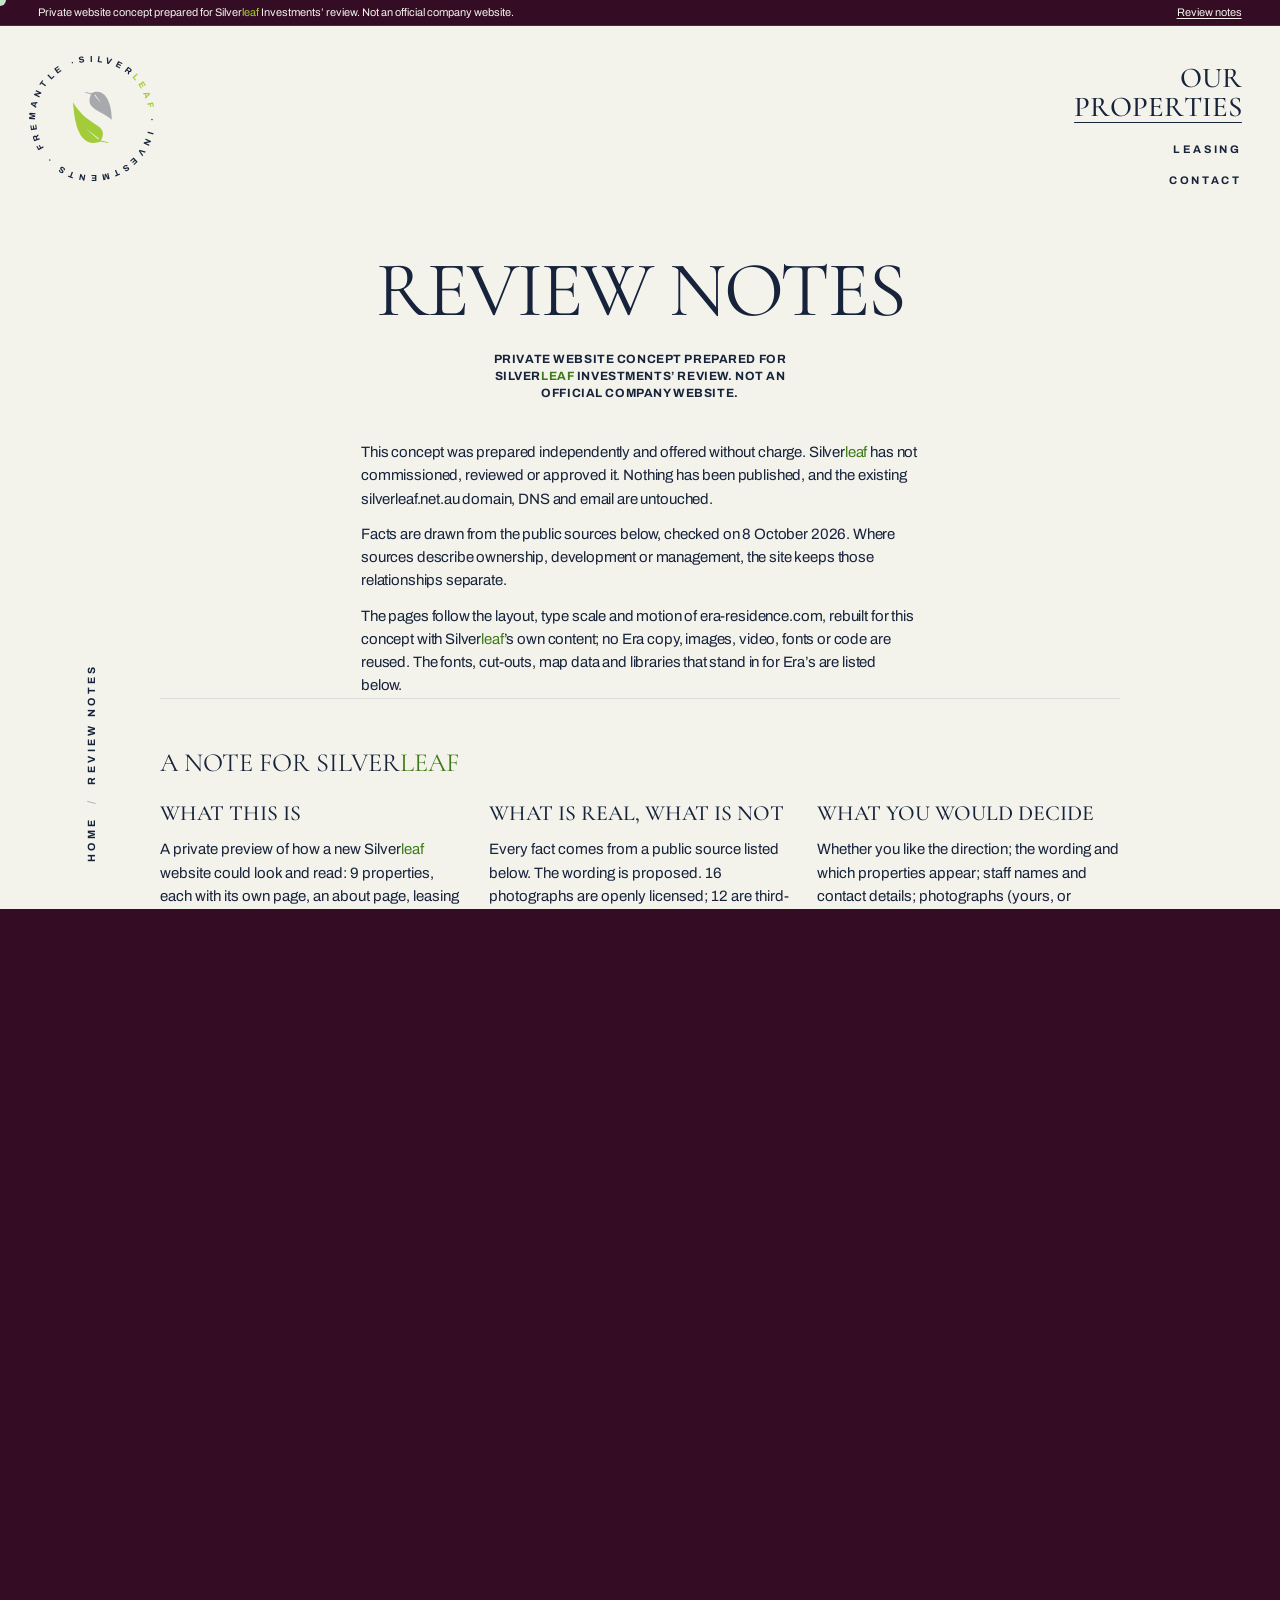
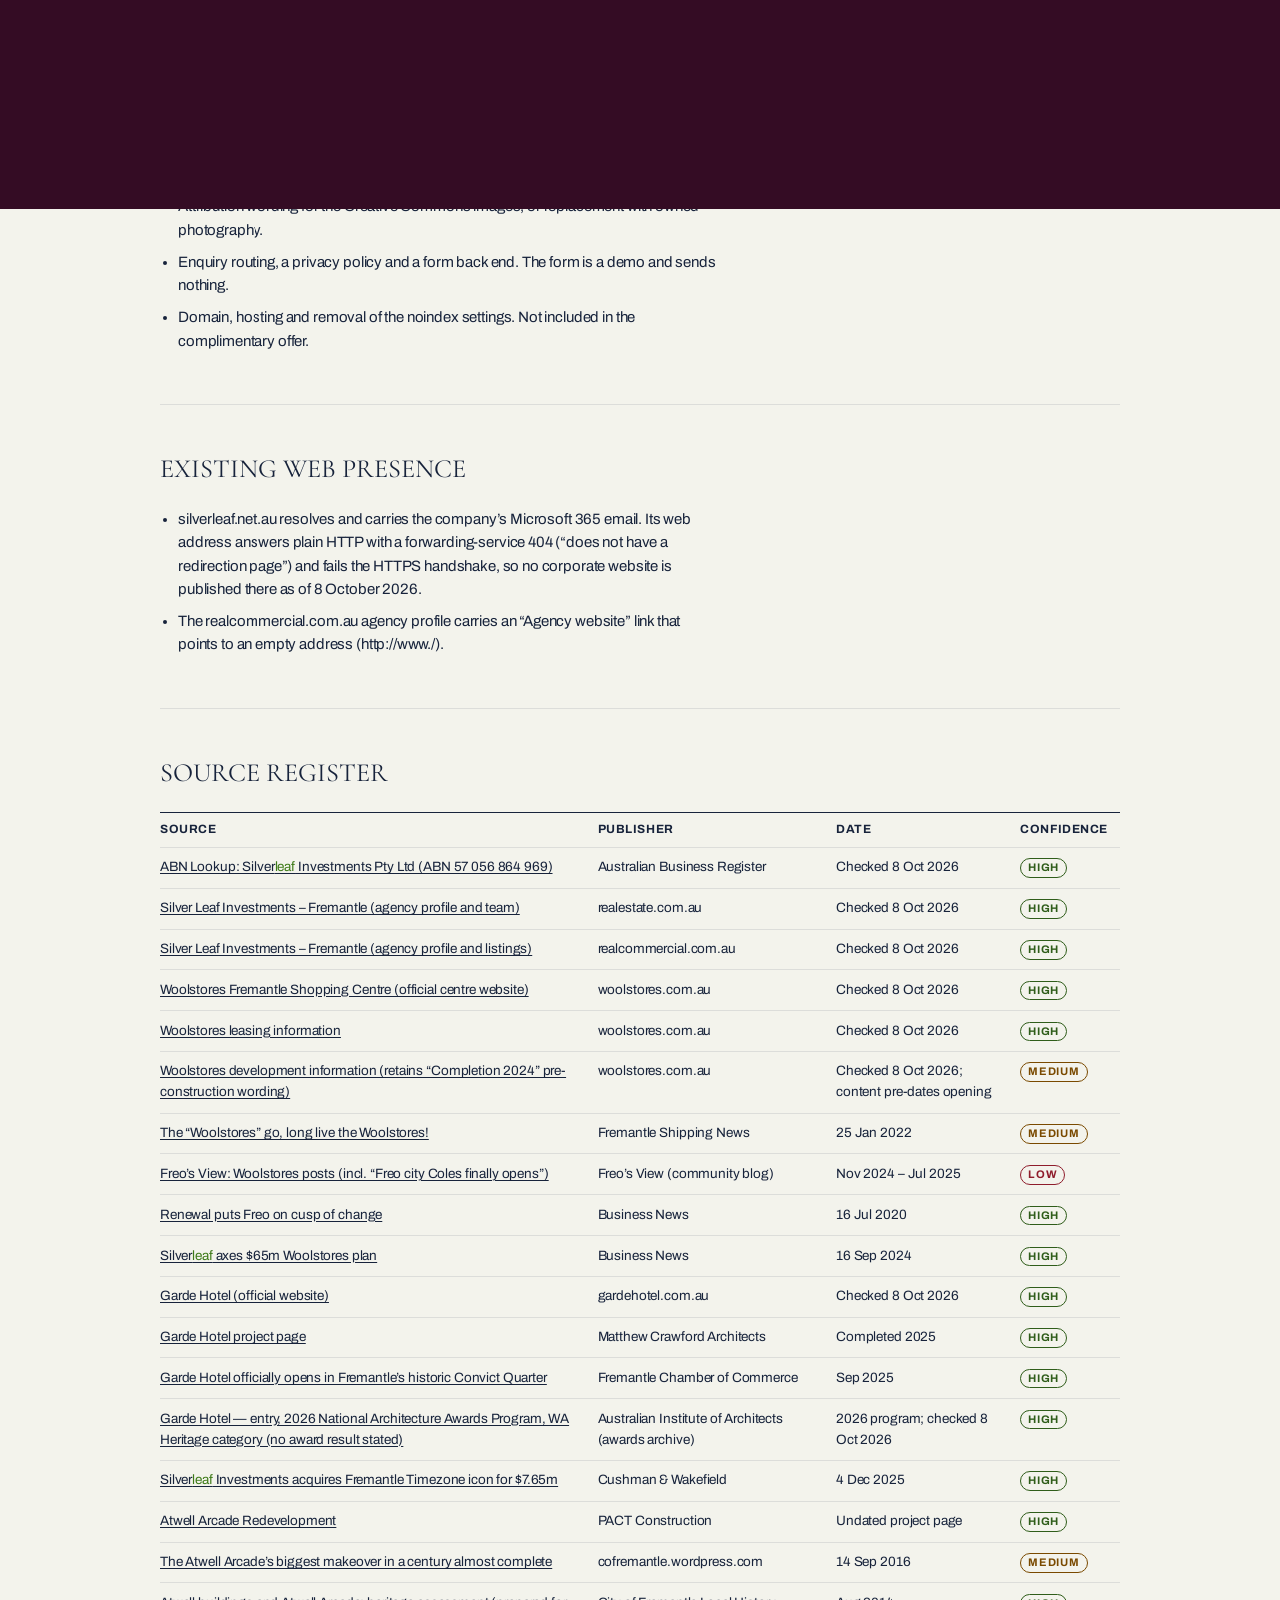
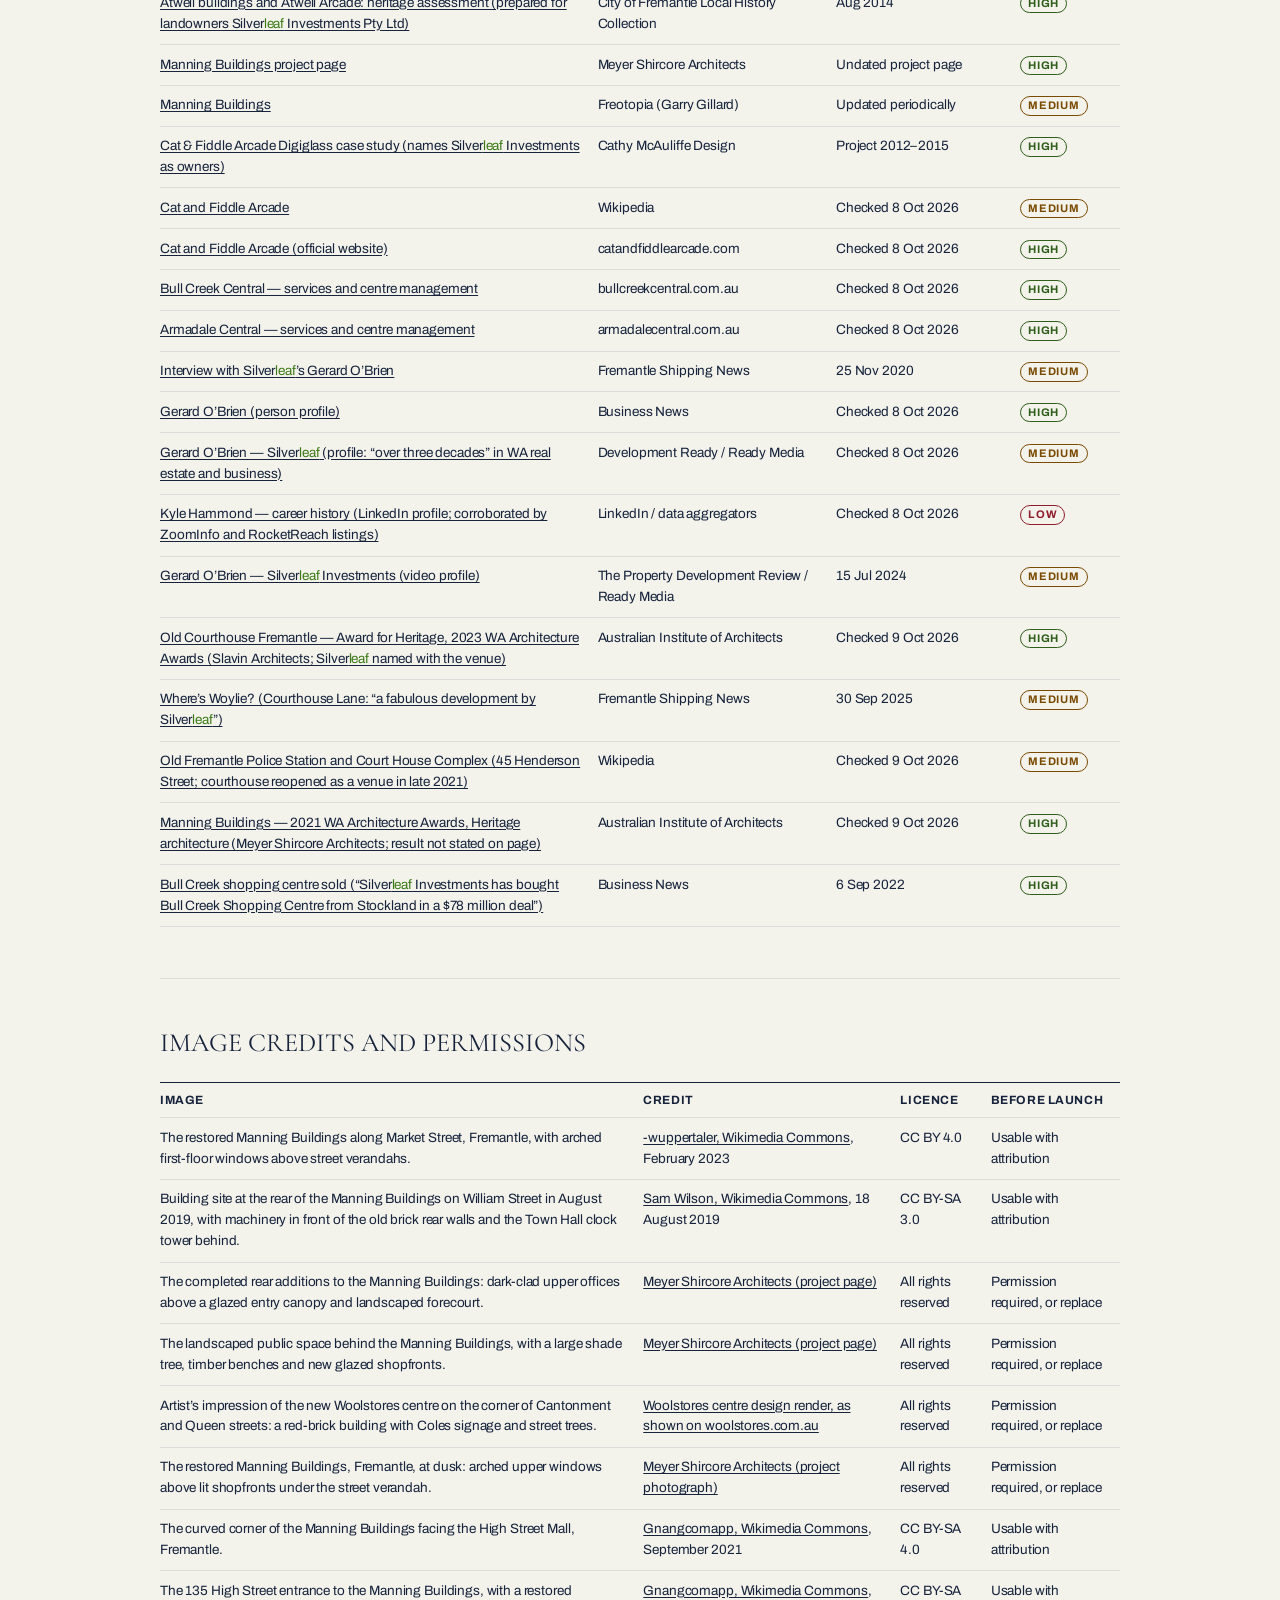
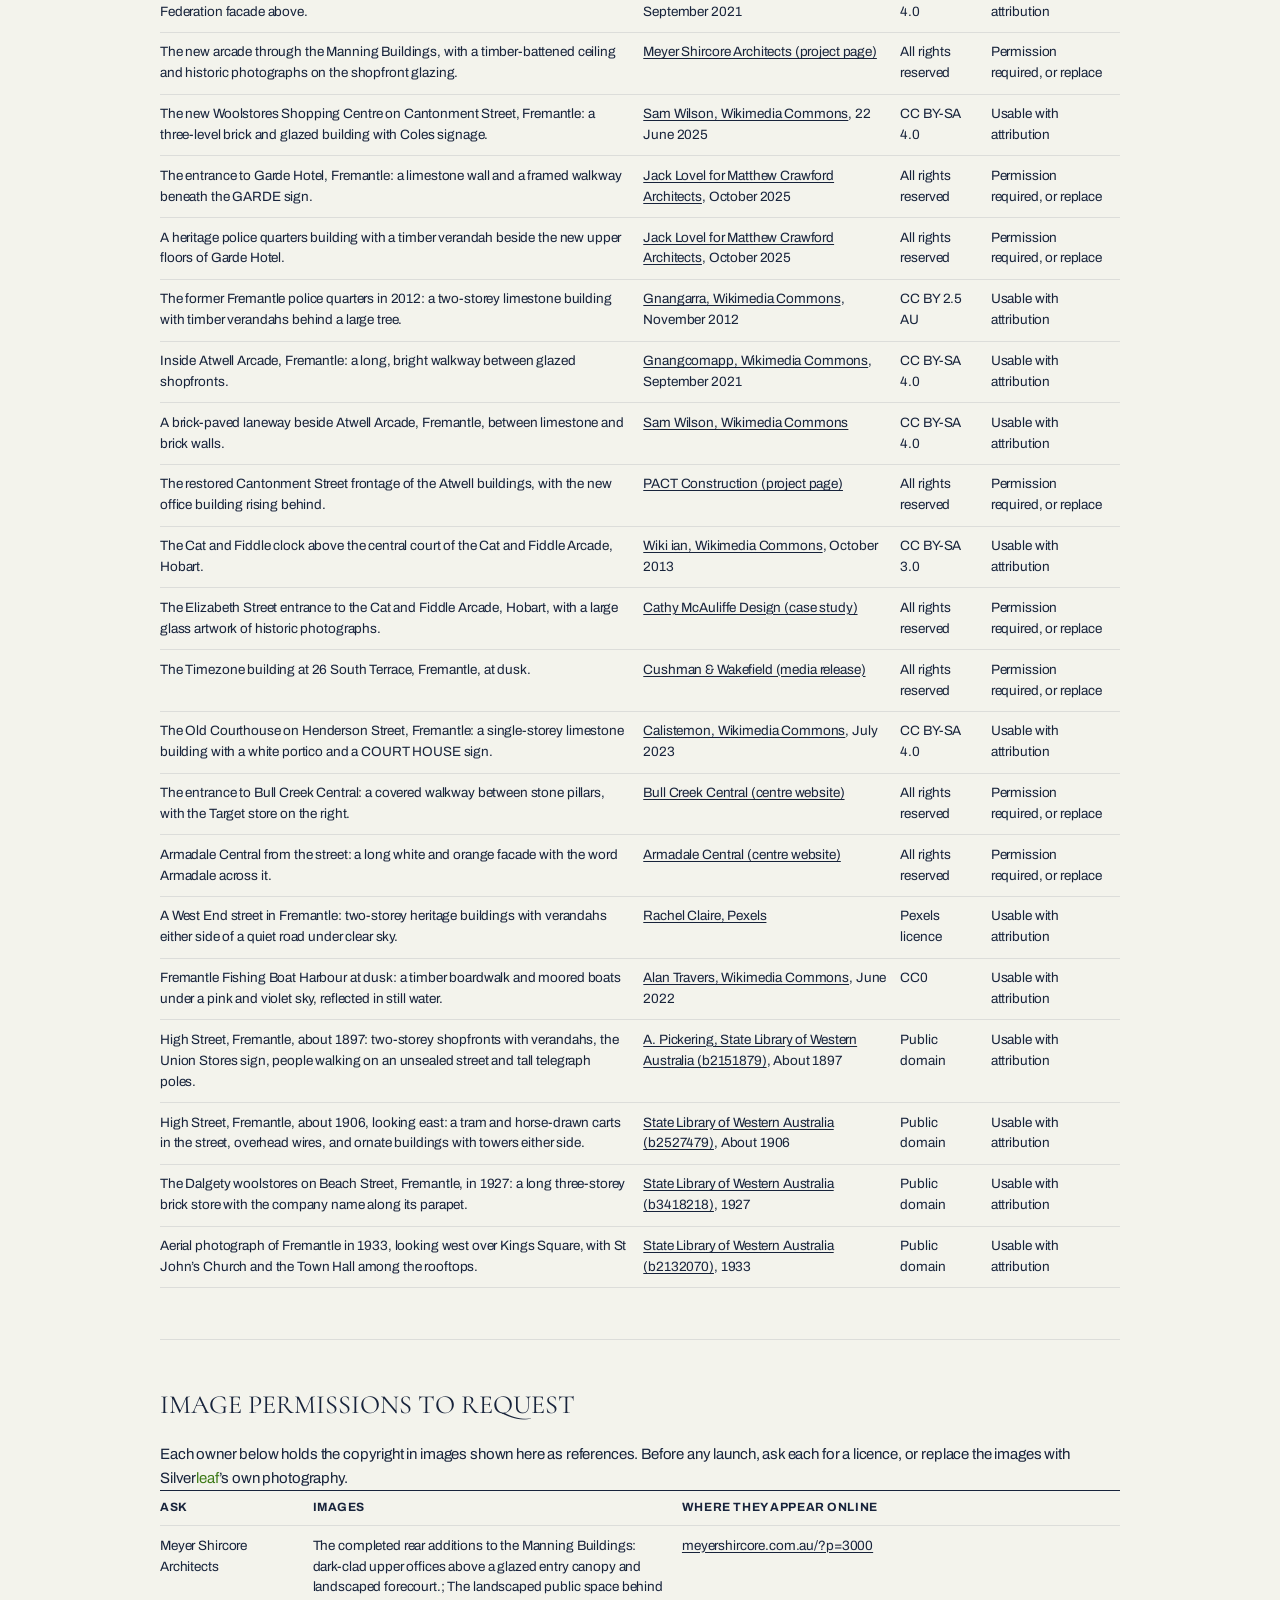
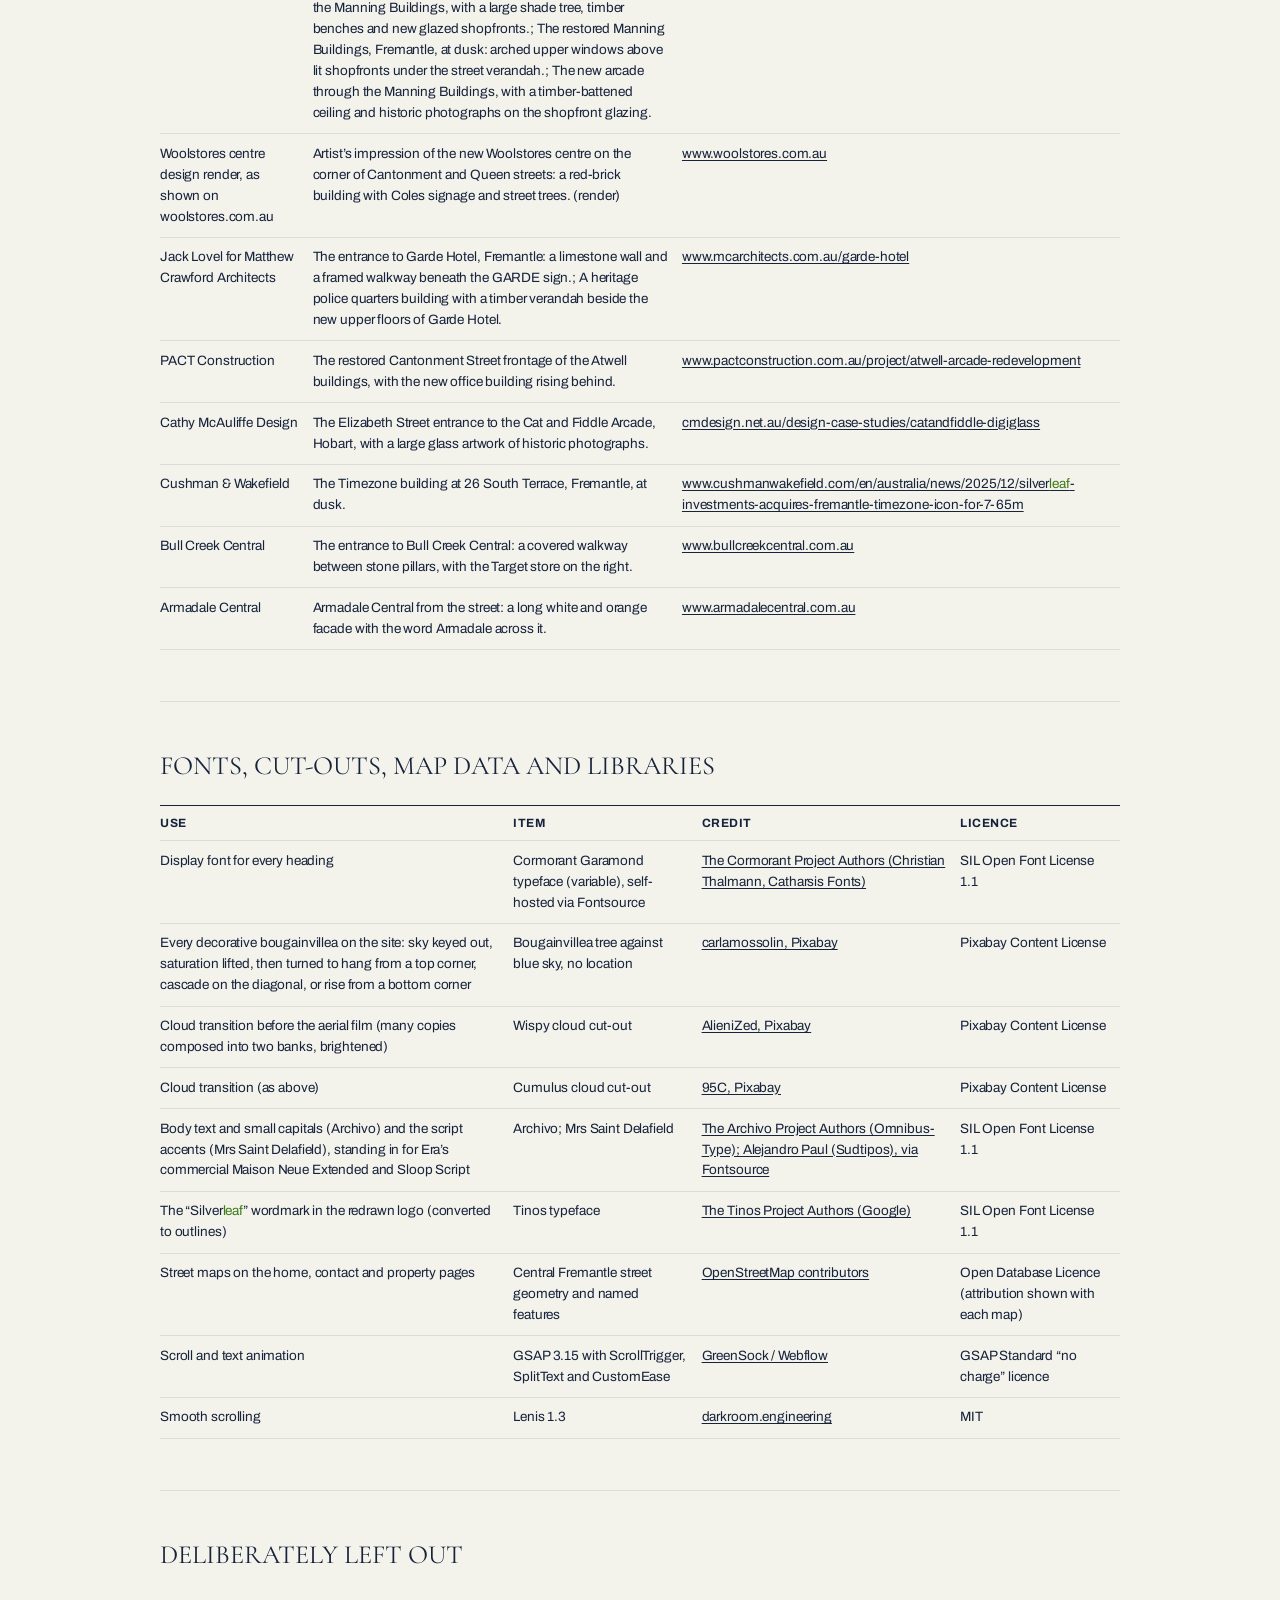
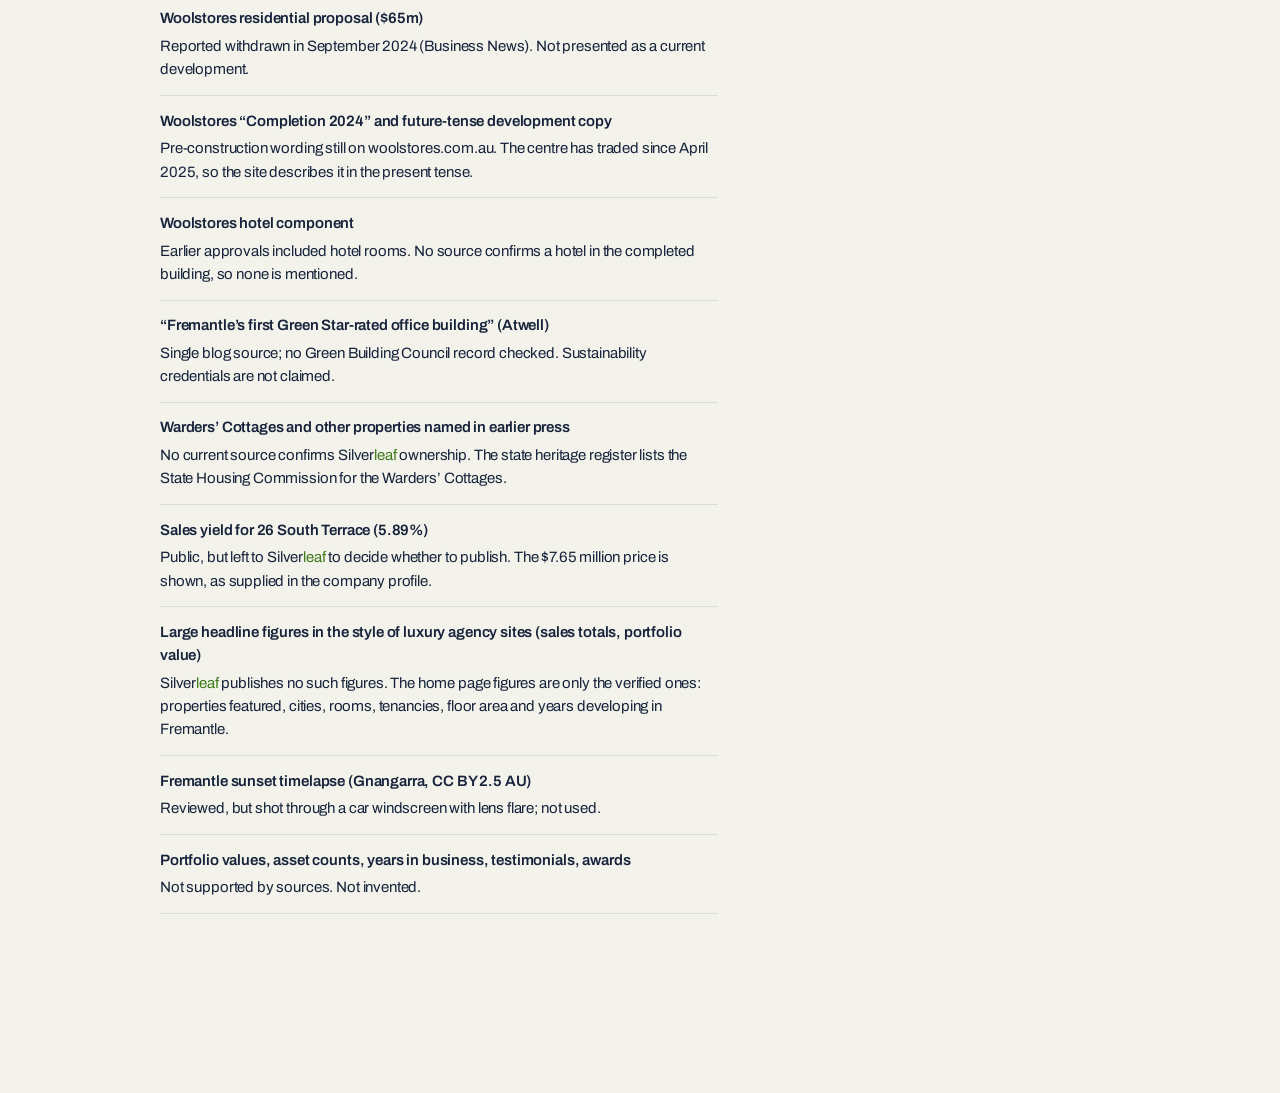
<file: review-notes/index.html>
<!DOCTYPE html><html lang="en-AU" class="no-js"><head><meta charset="utf-8"><meta name="viewport" content="width=device-width, initial-scale=1"><title>Review notes (concept)</title><meta name="description" content="Research sources, image credits and approval items for this private Silverleaf Investments website concept."><meta name="robots" content="noindex, nofollow, noarchive, nosnippet, noimageindex"><meta name="googlebot" content="noindex, nofollow"><meta property="og:type" content="website"><meta property="og:site_name" content="Silverleaf Investments"><meta property="og:locale" content="en_AU"><meta property="og:title" content="Review notes"><meta property="og:description" content="Research sources, image credits and approval items for this private Silverleaf Investments website concept."><meta name="twitter:card" content="summary_large_image"><meta name="referrer" content="strict-origin-when-cross-origin"><meta name="theme-color" content="#340c24"><link rel="icon" href="../favicon.svg" type="image/svg+xml"><link rel="preload" href="../assets/cormorant-garamond-latin-wght-normal.CUoBjw-S.woff2" as="font" type="font/woff2" crossorigin><link rel="preload" href="../assets/mrs-saint-delafield-latin-400-normal.DistX2Vi.woff2" as="font" type="font/woff2" crossorigin><link rel="preload" href="../assets/archivo-latin-wdth-normal.DY7AcnAa.woff2" as="font" type="font/woff2" crossorigin><script>
      (function () {
        var r = document.documentElement;
        r.classList.remove('no-js');
        if ('scrollRestoration' in history) history.scrollRestoration = 'manual';
        var reduce = window.matchMedia('(prefers-reduced-motion: reduce)').matches;
        if (!reduce) r.classList.add('motion');
        // Arriving through the page-change wipe: start covered, and the stylesheet lifts the panel away.
        try {
          if (!reduce && sessionStorage.getItem('sl-wipe')) {
            sessionStorage.removeItem('sl-wipe');
            r.classList.add('wipe-in');
          }
        } catch (e) {
          /* storage unavailable: no arrival wipe */
        }
        r.style.setProperty('--svh', window.innerHeight + 'px');
        // Failsafe: if the motion script never runs, show everything.
        setTimeout(function () {
          if (!r.classList.contains('motion-ready')) r.classList.remove('motion');
        }, 4000);
      })();
    </script><link rel="stylesheet" href="../assets/EraLayout.7Xu97_WC.css"><style>.doc{--doc:max(15px, calc(15 * var(--u)));padding:calc(var(--s48) + var(--s272)) 0 var(--s160)}.doc .intro,.doc .block{max-width:calc(var(--cell-h) * 8 + var(--gap) * 7);margin:0 auto}.doc .intro h1{font:400 var(--h2) / var(--h2-lh) var(--f-display);letter-spacing:-.024em;text-transform:uppercase;text-align:center}.doc .lede{margin:var(--s32) auto var(--s48);text-align:center;max-width:44ch;font:700 max(12px, var(--l1)) / 145% var(--f-body);letter-spacing:.048em;text-transform:uppercase}.doc .prose,.doc .checklist,.doc .doc-meta,.doc table,.doc .excluded{font-family:var(--f-body);font-size:var(--doc);letter-spacing:-.01em;line-height:1.55}.doc .prose{flex-direction:column;gap:.8em;max-width:62ch;margin:0 auto;display:flex}.doc .block{padding:var(--s64) 0;border-top:1px solid var(--line)}.doc .block h2{font:400 var(--h5) / 100% var(--f-display);text-transform:uppercase;margin-bottom:var(--s32)}.doc .cover__grid{gap:var(--s32);grid-template-columns:repeat(3,1fr);display:grid}.doc .cover h3{font:var(--dw) calc(var(--h6) * 1.1) / 1.1 var(--f-display);text-transform:uppercase;margin-bottom:.6em}.doc .cover p{font-family:var(--f-body);font-size:var(--doc);line-height:1.55}@media (width<=991px){.doc .cover__grid{grid-template-columns:1fr}}.doc .checklist{gap:.6em;max-width:62ch;padding-left:1.2em;list-style:outside;display:grid}.doc .table-wrap{border-top:1px solid var(--fg);overflow-x:auto}.doc table{border-collapse:collapse;width:100%;min-width:680px;font-size:calc(var(--doc) * .9)}.doc th,.doc td{text-align:left;vertical-align:top;border-bottom:1px solid var(--line);padding:.7em 1em .7em 0}.doc th{font:700 max(12px, var(--l1)) / 145% var(--f-body);letter-spacing:.048em;text-transform:uppercase}.doc a{text-underline-offset:2px;text-decoration:underline}.doc .conf,.doc .outcome{font:700 max(11px, .72em) / 1.6 var(--f-body);letter-spacing:.08em;text-transform:uppercase;white-space:nowrap;border:1px solid;border-radius:999px;padding:0 .6em;display:inline-block}.doc .conf--high{color:#2f5d1a}.doc .conf--medium{color:#7a4a00}.doc .conf--low{color:#8f1d2c}.doc .excluded{max-width:62ch;margin:0}.doc .excluded div{border-bottom:1px solid var(--line);padding:.9em 0}.doc .excluded dt{font-weight:600}.doc .excluded dd{margin:.3em 0 0}.doc code{font-size:.9em}.doc .outcome{margin-left:.4em}
</style></head><body class="on-light"><a class="skip" href="#main">Skip to content</a><aside class="notice" aria-label="Concept notice"><span>Private website concept prepared for Silver<span class="lf">leaf</span> Investments’ review. Not an official company website.</span><a href="../review-notes/index.html">Review notes</a></aside><header class="hdr"><a class="hdr-logo on-light" data-theme href="../" aria-label="Silverleaf Investments, home"><span class="symbol hdr-logo__sym"><svg class="logo-mark leaf-mark" viewBox="31.42 0.2 40 40" aria-hidden="true"><path fill="var(--logo-grey, #A7A9AC)" fill-rule="evenodd" d="M50.718 1.905 C44.854 14.170 57.644 14.059 66.083 22.031 C66.268 8.605 60.378 -2.847 50.718 1.905Z M52.982 3.493 L53.197 3.773 L53.413 4.052 L53.632 4.330 L53.851 4.607 L54.072 4.882 L54.294 5.156 L54.518 5.429 L54.743 5.700 L54.970 5.970 L55.198 6.239 L55.427 6.507 L55.658 6.773 L55.890 7.037 L56.123 7.301 L56.358 7.563 L56.594 7.824 L56.831 8.084 L57.070 8.342 L57.310 8.599 L57.552 8.854 L57.795 9.109 L58.039 9.362 L58.285 9.613 L58.315 9.587 L58.096 9.312 L57.878 9.036 L57.662 8.759 L57.448 8.482 L57.236 8.203 L57.025 7.923 L56.815 7.642 L56.607 7.360 L56.401 7.077 L56.196 6.793 L55.993 6.508 L55.792 6.222 L55.592 5.935 L55.394 5.648 L55.197 5.359 L55.002 5.069 L54.809 4.778 L54.617 4.486 L54.427 4.193 L54.238 3.899 L54.051 3.604 L53.866 3.308 L53.681 3.010Z"></path><path fill="var(--logo-grey, #A7A9AC)" d="M53.302 1.922 L52.980 1.925 L52.662 1.924 L52.344 1.919 L52.027 1.910 L51.710 1.897 L51.394 1.880 L51.077 1.858 L50.762 1.833 L50.447 1.804 L50.132 1.770 L49.817 1.733 L49.503 1.691 L49.190 1.645 L48.876 1.595 L48.564 1.541 L48.251 1.483 L47.939 1.421 L47.628 1.355 L47.317 1.285 L47.006 1.210 L46.696 1.132 L46.386 1.049 L46.075 0.961 L45.925 1.439 L46.233 1.546 L46.544 1.649 L46.856 1.748 L47.168 1.844 L47.482 1.935 L47.796 2.022 L48.112 2.105 L48.428 2.184 L48.745 2.259 L49.064 2.329 L49.383 2.396 L49.703 2.458 L50.024 2.517 L50.346 2.571 L50.669 2.621 L50.993 2.667 L51.317 2.709 L51.643 2.746 L51.970 2.780 L52.297 2.809 L52.625 2.834 L52.955 2.855 L53.282 2.872Z"></path><path fill="var(--leaf, #A2CC3A)" fill-rule="evenodd" d="M57.532 38.500 C64.951 23.866 48.748 29.249 36.760 8.724 C37.833 27.298 42.806 44.085 57.532 38.500Z M56.430 36.212 L56.016 35.909 L55.604 35.606 L55.193 35.301 L54.784 34.995 L54.375 34.687 L53.968 34.377 L53.561 34.067 L53.156 33.754 L52.752 33.440 L52.349 33.125 L51.947 32.808 L51.547 32.489 L51.147 32.169 L50.749 31.848 L50.351 31.525 L49.955 31.200 L49.560 30.874 L49.166 30.546 L48.773 30.217 L48.382 29.887 L47.991 29.554 L47.602 29.221 L47.214 28.885 L47.186 28.915 L47.551 29.276 L47.917 29.636 L48.284 29.994 L48.652 30.352 L49.022 30.707 L49.393 31.062 L49.766 31.415 L50.140 31.767 L50.515 32.117 L50.891 32.466 L51.269 32.814 L51.648 33.160 L52.028 33.505 L52.410 33.849 L52.793 34.191 L53.178 34.532 L53.563 34.872 L53.950 35.210 L54.339 35.547 L54.728 35.882 L55.119 36.216 L55.512 36.549 L55.905 36.880Z"></path><path fill="var(--leaf, #A2CC3A)" d="M56.141 37.900 L56.449 38.012 L56.760 38.121 L57.073 38.226 L57.386 38.327 L57.700 38.423 L58.014 38.516 L58.330 38.604 L58.646 38.688 L58.963 38.768 L59.280 38.843 L59.599 38.915 L59.918 38.982 L60.238 39.045 L60.559 39.104 L60.880 39.159 L61.202 39.210 L61.525 39.256 L61.849 39.299 L62.173 39.337 L62.498 39.371 L62.824 39.401 L63.150 39.427 L63.476 39.449 L63.524 38.951 L63.204 38.910 L62.886 38.866 L62.569 38.817 L62.254 38.764 L61.940 38.708 L61.627 38.647 L61.316 38.583 L61.006 38.515 L60.696 38.442 L60.389 38.366 L60.082 38.286 L59.776 38.202 L59.472 38.114 L59.169 38.022 L58.867 37.926 L58.567 37.826 L58.267 37.722 L57.969 37.615 L57.672 37.503 L57.376 37.388 L57.081 37.269 L56.788 37.146 L56.493 37.017Z"></path></svg></span><span class="hdr-logo__ring" data-logo-ring aria-hidden="true"><svg viewBox="0 0 120 120"><defs><path id="ring" d="M60,60 m-47,0 a47,47 0 1,1 94,0 a47,47 0 1,1 -94,0"></path></defs><text><textPath href="#ring" startOffset="0" textLength="292">SILVER<tspan class="ring-leaf">LEAF</tspan> · INVESTMENTS · FREMANTLE · </textPath></text></svg></span></a><nav class="hdr-nav on-light" data-theme aria-label="Main"><div class="hdr-nav__list desk-f"><a class="u-link hdr-nav__main h6" href="../portfolio/index.html"><span class="u-link__t">Our<br>Properties</span><span class="u-link__line" aria-hidden="true"></span></a><span class="u24" aria-hidden="true"></span><a class="nav-l2 l2" href="../leasing/index.html"><span class="roll"><span class="roll__t">Leasing</span><span class="roll__t" aria-hidden="true">Leasing</span></span></a><span class="nav-gap" aria-hidden="true"></span><a class="nav-l2 l2" href="../contact/index.html"><span class="roll"><span class="roll__t">Contact</span><span class="roll__t" aria-hidden="true">Contact</span></span></a></div><button class="hdr-menu-btn mob-f l2" type="button" aria-expanded="false" aria-controls="menu" data-menu-btn><span data-menu-label>Menu</span><span class="hdr-menu-btn__ico" aria-hidden="true"><i></i><i></i></span></button></nav></header><nav class="crumbs desk-f on-light" data-theme aria-label="Breadcrumb"><a class="l2 roll crumbs__item" href="../"><span class="roll__t">Home</span><span class="roll__t" aria-hidden="true">Home</span></a><span class="l2 crumbs__sep" aria-hidden="true">/</span><span class="l2 crumbs__item is-active" aria-current="page">Review notes</span></nav><div class="menu on-color" id="menu" data-menu hidden><nav class="menu__list" aria-label="Menu"><a class="h3" href="../">Home</a><a class="h3" href="../portfolio/index.html">Our properties</a><a class="h3" href="../about/index.html">About</a><a class="h3" href="../leasing/index.html">Leasing</a><a class="h3" href="../contact/index.html">Contact</a></nav><p class="l1 menu__foot">Level 2, 25 Cantonment Street, Fremantle WA 6160<br><a href="tel:+61893355492">08 9335 5492</a></p></div><div class="tips" data-tips aria-hidden="true"></div><main id="main" tabindex="-1"><div class="section on-light doc" data-bg="light"><div class="ctn"><section class="intro"><h1>Review notes</h1><p class="lede">Private website concept prepared for Silver<span class="lf">leaf</span> Investments’ review. Not an official company website.</p><div class="prose"><p>This concept was prepared independently and offered without charge. Silver<span class="lf">leaf</span> has not commissioned, reviewed or approved it. Nothing has been published, and the existing silverleaf.net.au domain, DNS and email are untouched.</p><p>Facts are drawn from the public sources below, checked on 8 October 2026. Where sources describe ownership, development or management, the site keeps those relationships separate.</p><p>The pages follow the layout, type scale and motion of era-residence.com, rebuilt for this concept with Silver<span class="lf">leaf</span>’s own content; no Era copy, images, video, fonts or code are reused. The fonts, cut-outs, map data and libraries that stand in for Era’s are listed below.</p></div></section><section class="block cover" aria-labelledby="cover-title"><h2 id="cover-title">A note for Silver<span class="lf">leaf</span></h2><div class="cover__grid"><div><h3>What this is</h3><p>A private preview of how a new Silver<span class="lf">leaf</span> website could look and read: 9 properties, each with its own page, an about page, leasing contacts and a contact page. It was built as a free, unsolicited concept. You are under no obligation, and nothing goes live unless you ask for it.</p></div><div><h3>What is real, what is not</h3><p>Every fact comes from a public source listed below. The wording is proposed. 16 photographs are openly licensed; 12 are third-party reference images (marked on the page) that need your permission or replacing. The Woolstores render is labelled as an artist’s impression. The enquiry form sends nothing.</p></div><div><h3>What you would decide</h3><p>Whether you like the direction; the wording and which properties appear; staff names and contact details; photographs (yours, or licences for the reference images); and, only if you want to go ahead, where the site is hosted and where enquiries go. The checklist below lists each item.</p></div></div></section><section class="block" aria-labelledby="approve-title"><h2 id="approve-title">To approve before any launch</h2><ul class="checklist"><li>All company copy. Every statement written in Silver<span class="lf">leaf</span>’s voice is proposed wording.</li><li>Logo. The two-leaf mark and “Silver<span class="lf">leaf</span>” wordmark are a vector redraw of Silver<span class="lf">leaf</span>’s logo, traced from the 105 × 65 px version on woolstores.com.au, with colours sampled from a supplied copy (leaf green #A2CC3A, grey #A7A9AC) and the wordmark set in Tinos, an open-licence Times-style serif. Replace with Silver<span class="lf">leaf</span>’s master artwork and confirm the brand colours.</li><li>Robert O’Brien’s formal title. Public profiles confirm his leasing and development role but not a board title.</li><li>Publishing staff names, roles, mobile numbers and email addresses (taken from the Woolstores leasing page and realestate.com.au).</li><li>Team bios. Gerard O’Brien’s is drawn from Business News and Development Ready. Kyle Hammond’s career dates come from his LinkedIn profile and data-aggregator listings (low confidence), so he should confirm them. Greg Radin and Craig Olde have no bios because no public source describes their background.</li><li>The general office number. 08 9335 5492 is published as the centre management line for Woolstores, Bull Creek Central and Armadale Central.</li><li>How each property relationship is described, in particular current ownership of Atwell Arcade and the Manning Buildings, which this concept does not assert.</li><li>Whether 26 South Terrace, Bull Creek Central and Armadale Central should appear, and whether other properties should be added.</li><li>Licences for every image marked “permission required”, or replacement photography supplied by Silver<span class="lf">leaf</span>. The Bull Creek Central and Armadale Central photos come from the centres’ own websites, which Silver<span class="lf">leaf</span> manages, so Silver<span class="lf">leaf</span> can likely approve them directly.</li><li>Attribution wording for the Creative Commons images, or replacement with owned photography.</li><li>Enquiry routing, a privacy policy and a form back end. The form is a demo and sends nothing.</li><li>Domain, hosting and removal of the noindex settings. Not included in the complimentary offer.</li></ul></section><section class="block" aria-labelledby="status-title"><h2 id="status-title">Existing web presence</h2><ul class="checklist"><li>silverleaf.net.au resolves and carries the company’s Microsoft 365 email. Its web address answers plain HTTP with a forwarding-service 404 (“does not have a redirection page”) and fails the HTTPS handshake, so no corporate website is published there as of 8 October 2026.</li><li>The realcommercial.com.au agency profile carries an “Agency website” link that points to an empty address (http://www./).</li></ul></section><section class="block" aria-labelledby="sources-title"><h2 id="sources-title">Source register</h2><div class="table-wrap"><table><caption class="vh">Research sources with publisher, date and confidence</caption><thead><tr><th scope="col">Source</th><th scope="col">Publisher</th><th scope="col">Date</th><th scope="col">Confidence</th></tr></thead><tbody><tr id="src-abr"><td><a href="https://abr.business.gov.au/ABN/View?abn=57056864969" rel="noopener noreferrer">ABN Lookup: Silver<span class="lf">leaf</span> Investments Pty Ltd (ABN 57 056 864 969)</a></td><td>Australian Business Register</td><td>Checked 8 Oct 2026</td><td><span class="conf conf--high">high</span></td></tr><tr id="src-reaAgency"><td><a href="https://www.realestate.com.au/agency/silver-leaf-investments-fremantle-GVMXPV" rel="noopener noreferrer">Silver Leaf Investments – Fremantle (agency profile and team)</a></td><td>realestate.com.au</td><td>Checked 8 Oct 2026</td><td><span class="conf conf--high">high</span></td></tr><tr id="src-rcaAgency"><td><a href="https://www.realcommercial.com.au/agency/silver-leaf-investments-fremantle-GVMXPV" rel="noopener noreferrer">Silver Leaf Investments – Fremantle (agency profile and listings)</a></td><td>realcommercial.com.au</td><td>Checked 8 Oct 2026</td><td><span class="conf conf--high">high</span></td></tr><tr id="src-woolstoresHome"><td><a href="https://www.woolstores.com.au/" rel="noopener noreferrer">Woolstores Fremantle Shopping Centre (official centre website)</a></td><td>woolstores.com.au</td><td>Checked 8 Oct 2026</td><td><span class="conf conf--high">high</span></td></tr><tr id="src-woolstoresLeasing"><td><a href="https://www.woolstores.com.au/leasing-information/" rel="noopener noreferrer">Woolstores leasing information</a></td><td>woolstores.com.au</td><td>Checked 8 Oct 2026</td><td><span class="conf conf--high">high</span></td></tr><tr id="src-woolstoresDev"><td><a href="https://www.woolstores.com.au/development-information/" rel="noopener noreferrer">Woolstores development information (retains “Completion 2024” pre-construction wording)</a></td><td>woolstores.com.au</td><td>Checked 8 Oct 2026; content pre-dates opening</td><td><span class="conf conf--medium">medium</span></td></tr><tr id="src-fsnWoolstores"><td><a href="https://fremantleshippingnews.com.au/2022/01/25/the-woolstores-go-long-live-the-woolstores/" rel="noopener noreferrer">The “Woolstores” go, long live the Woolstores!</a></td><td>Fremantle Shipping News</td><td>25 Jan 2022</td><td><span class="conf conf--medium">medium</span></td></tr><tr id="src-freoviewWoolstores"><td><a href="https://freoview.wordpress.com/tag/woolstores/" rel="noopener noreferrer">Freo’s View: Woolstores posts (incl. “Freo city Coles finally opens”)</a></td><td>Freo’s View (community blog)</td><td>Nov 2024 – Jul 2025</td><td><span class="conf conf--low">low</span></td></tr><tr id="src-bnRenewal"><td><a href="https://www.businessnews.com.au/article/Renewal-puts-Freo-on-cusp-of-change" rel="noopener noreferrer">Renewal puts Freo on cusp of change</a></td><td>Business News</td><td>16 Jul 2020</td><td><span class="conf conf--high">high</span></td></tr><tr id="src-bnWithdrawn"><td><a href="https://www.businessnews.com.au/article/Silverleaf-axes-65m-Woolstores-plan" rel="noopener noreferrer">Silver<span class="lf">leaf</span> axes $65m Woolstores plan</a></td><td>Business News</td><td>16 Sep 2024</td><td><span class="conf conf--high">high</span></td></tr><tr id="src-gardeHotel"><td><a href="https://gardehotel.com.au/" rel="noopener noreferrer">Garde Hotel (official website)</a></td><td>gardehotel.com.au</td><td>Checked 8 Oct 2026</td><td><span class="conf conf--high">high</span></td></tr><tr id="src-mcaGarde"><td><a href="https://www.mcarchitects.com.au/garde-hotel" rel="noopener noreferrer">Garde Hotel project page</a></td><td>Matthew Crawford Architects</td><td>Completed 2025</td><td><span class="conf conf--high">high</span></td></tr><tr id="src-chamberGarde"><td><a href="https://www.fremantlechamber.com.au/news/garde-hotel-opens-in-fremantles-historic-convict-quarter" rel="noopener noreferrer">Garde Hotel officially opens in Fremantle’s historic Convict Quarter</a></td><td>Fremantle Chamber of Commerce</td><td>Sep 2025</td><td><span class="conf conf--high">high</span></td></tr><tr id="src-aiaGarde"><td><a href="https://www.architecture.com.au/archives/awards/garde-hotel" rel="noopener noreferrer">Garde Hotel — entry, 2026 National Architecture Awards Program, WA Heritage category (no award result stated)</a></td><td>Australian Institute of Architects (awards archive)</td><td>2026 program; checked 8 Oct 2026</td><td><span class="conf conf--high">high</span></td></tr><tr id="src-cwSouthTerrace"><td><a href="https://www.cushmanwakefield.com/en/australia/news/2025/12/silverleaf-investments-acquires-fremantle-timezone-icon-for-7-65m" rel="noopener noreferrer">Silver<span class="lf">leaf</span> Investments acquires Fremantle Timezone icon for $7.65m</a></td><td>Cushman &amp; Wakefield</td><td>4 Dec 2025</td><td><span class="conf conf--high">high</span></td></tr><tr id="src-pactAtwell"><td><a href="https://www.pactconstruction.com.au/project/atwell-arcade-redevelopment/" rel="noopener noreferrer">Atwell Arcade Redevelopment</a></td><td>PACT Construction</td><td>Undated project page</td><td><span class="conf conf--high">high</span></td></tr><tr id="src-cofAtwell"><td><a href="https://cofremantle.wordpress.com/2016/09/14/the-atwell-arcades-biggest-makeover-in-a-century-almost-complete/" rel="noopener noreferrer">The Atwell Arcade’s biggest makeover in a century almost complete</a></td><td>cofremantle.wordpress.com</td><td>14 Sep 2016</td><td><span class="conf conf--medium">medium</span></td></tr><tr id="src-tpgAtwell"><td><a href="https://history.fremantle.wa.gov.au/nodes/view/23553" rel="noopener noreferrer">Atwell buildings and Atwell Arcade: heritage assessment (prepared for landowners Silver<span class="lf">leaf</span> Investments Pty Ltd)</a></td><td>City of Fremantle Local History Collection</td><td>Aug 2014</td><td><span class="conf conf--high">high</span></td></tr><tr id="src-msaManning"><td><a href="https://meyershircore.com.au/?p=3000" rel="noopener noreferrer">Manning Buildings project page</a></td><td>Meyer Shircore Architects</td><td>Undated project page</td><td><span class="conf conf--high">high</span></td></tr><tr id="src-freotopiaManning"><td><a href="https://freotopia.org/buildings/manningbuildings.html" rel="noopener noreferrer">Manning Buildings</a></td><td>Freotopia (Garry Gillard)</td><td>Updated periodically</td><td><span class="conf conf--medium">medium</span></td></tr><tr id="src-cmdCatFiddle"><td><a href="https://cmdesign.net.au/design-case-studies/catandfiddle-digiglass/" rel="noopener noreferrer">Cat &amp; Fiddle Arcade Digiglass case study (names Silver<span class="lf">leaf</span> Investments as owners)</a></td><td>Cathy McAuliffe Design</td><td>Project 2012–2015</td><td><span class="conf conf--high">high</span></td></tr><tr id="src-wikiCatFiddle"><td><a href="https://en.wikipedia.org/wiki/Cat_and_Fiddle_Arcade" rel="noopener noreferrer">Cat and Fiddle Arcade</a></td><td>Wikipedia</td><td>Checked 8 Oct 2026</td><td><span class="conf conf--medium">medium</span></td></tr><tr id="src-catFiddleSite"><td><a href="https://www.catandfiddlearcade.com/" rel="noopener noreferrer">Cat and Fiddle Arcade (official website)</a></td><td>catandfiddlearcade.com</td><td>Checked 8 Oct 2026</td><td><span class="conf conf--high">high</span></td></tr><tr id="src-bullCreek"><td><a href="https://www.bullcreekcentral.com.au/services/" rel="noopener noreferrer">Bull Creek Central — services and centre management</a></td><td>bullcreekcentral.com.au</td><td>Checked 8 Oct 2026</td><td><span class="conf conf--high">high</span></td></tr><tr id="src-armadale"><td><a href="https://www.armadalecentral.com.au/services/" rel="noopener noreferrer">Armadale Central — services and centre management</a></td><td>armadalecentral.com.au</td><td>Checked 8 Oct 2026</td><td><span class="conf conf--high">high</span></td></tr><tr id="src-fsnInterview"><td><a href="https://fremantleshippingnews.com.au/2020/11/25/interview-with-silverleafs-gerard-obrien/" rel="noopener noreferrer">Interview with Silver<span class="lf">leaf</span>’s Gerard O’Brien</a></td><td>Fremantle Shipping News</td><td>25 Nov 2020</td><td><span class="conf conf--medium">medium</span></td></tr><tr id="src-bnGerard"><td><a href="https://www.businessnews.com.au/Person/Gerard-OBrien" rel="noopener noreferrer">Gerard O’Brien (person profile)</a></td><td>Business News</td><td>Checked 8 Oct 2026</td><td><span class="conf conf--high">high</span></td></tr><tr id="src-devReadyGerard"><td><a href="https://www.developmentready.com.au/content-hub/video/gerard-obrien-silverleaf" rel="noopener noreferrer">Gerard O’Brien — Silver<span class="lf">leaf</span> (profile: “over three decades” in WA real estate and business)</a></td><td>Development Ready / Ready Media</td><td>Checked 8 Oct 2026</td><td><span class="conf conf--medium">medium</span></td></tr><tr id="src-kyleProfile"><td><a href="https://au.linkedin.com/in/kyle-hammond-98156a77" rel="noopener noreferrer">Kyle Hammond — career history (LinkedIn profile; corroborated by ZoomInfo and RocketReach listings)</a></td><td>LinkedIn / data aggregators</td><td>Checked 8 Oct 2026</td><td><span class="conf conf--low">low</span></td></tr><tr id="src-readyMedia"><td><a href="https://content.readymedia.com.au/video/gerard-obrien-silverleaf" rel="noopener noreferrer">Gerard O’Brien — Silver<span class="lf">leaf</span> Investments (video profile)</a></td><td>The Property Development Review / Ready Media</td><td>15 Jul 2024</td><td><span class="conf conf--medium">medium</span></td></tr><tr id="src-aiaOldCourthouse"><td><a href="https://www.architecture.com.au/archives/awards/old-courthouse-fremantle-slavin-architects" rel="noopener noreferrer">Old Courthouse Fremantle — Award for Heritage, 2023 WA Architecture Awards (Slavin Architects; Silver<span class="lf">leaf</span> named with the venue)</a></td><td>Australian Institute of Architects</td><td>Checked 9 Oct 2026</td><td><span class="conf conf--high">high</span></td></tr><tr id="src-fsnCourthouseLane"><td><a href="https://fremantleshippingnews.com.au/2025/09/30/wheres-woylie/" rel="noopener noreferrer">Where’s Woylie? (Courthouse Lane: “a fabulous development by Silver<span class="lf">leaf</span>”)</a></td><td>Fremantle Shipping News</td><td>30 Sep 2025</td><td><span class="conf conf--medium">medium</span></td></tr><tr id="src-wikiPoliceCourt"><td><a href="https://en.wikipedia.org/wiki/Old_Fremantle_Police_Station_and_Court_House_Complex" rel="noopener noreferrer">Old Fremantle Police Station and Court House Complex (45 Henderson Street; courthouse reopened as a venue in late 2021)</a></td><td>Wikipedia</td><td>Checked 9 Oct 2026</td><td><span class="conf conf--medium">medium</span></td></tr><tr id="src-aiaManning"><td><a href="https://www.architecture.com.au/awards/heritage-manning-buildings" rel="noopener noreferrer">Manning Buildings — 2021 WA Architecture Awards, Heritage architecture (Meyer Shircore Architects; result not stated on page)</a></td><td>Australian Institute of Architects</td><td>Checked 9 Oct 2026</td><td><span class="conf conf--high">high</span></td></tr><tr id="src-bnBullCreek"><td><a href="https://www.businessnews.com.au/article/Bull-Creek-shopping-centre-sold" rel="noopener noreferrer">Bull Creek shopping centre sold (“Silver<span class="lf">leaf</span> Investments has bought Bull Creek Shopping Centre from Stockland in a $78 million deal”)</a></td><td>Business News</td><td>6 Sep 2022</td><td><span class="conf conf--high">high</span></td></tr></tbody></table></div></section><section class="block" aria-labelledby="credits-title"><h2 id="credits-title">Image credits and permissions</h2><div class="table-wrap"><table><caption class="vh">Images used, with credit, licence and launch status</caption><thead><tr><th scope="col">Image</th><th scope="col">Credit</th><th scope="col">Licence</th><th scope="col">Before launch</th></tr></thead><tbody><tr><td>The restored Manning Buildings along Market Street, Fremantle, with arched first-floor windows above street verandahs.</td><td><a href="https://commons.wikimedia.org/wiki/File:AUS_Perth%2C_Fremantle%2C_Market_Street_001.jpg" rel="noopener noreferrer">-wuppertaler, Wikimedia Commons</a>, February 2023</td><td>CC BY 4.0</td><td>Usable with attribution</td></tr><tr><td>Building site at the rear of the Manning Buildings on William Street in August 2019, with machinery in front of the old brick rear walls and the Town Hall clock tower behind.</td><td><a href="https://commons.wikimedia.org/wiki/File:Manning_Building_construction_site.jpg" rel="noopener noreferrer">Sam Wilson, Wikimedia Commons</a>, 18 August 2019</td><td>CC BY-SA 3.0</td><td>Usable with attribution</td></tr><tr><td>The completed rear additions to the Manning Buildings: dark-clad upper offices above a glazed entry canopy and landscaped forecourt.</td><td><a href="https://meyershircore.com.au/?p=3000" rel="noopener noreferrer">Meyer Shircore Architects (project page)</a></td><td>All rights reserved</td><td>Permission required, or replace</td></tr><tr><td>The landscaped public space behind the Manning Buildings, with a large shade tree, timber benches and new glazed shopfronts.</td><td><a href="https://meyershircore.com.au/?p=3000" rel="noopener noreferrer">Meyer Shircore Architects (project page)</a></td><td>All rights reserved</td><td>Permission required, or replace</td></tr><tr><td>Artist’s impression of the new Woolstores centre on the corner of Cantonment and Queen streets: a red-brick building with Coles signage and street trees.</td><td><a href="https://www.woolstores.com.au/" rel="noopener noreferrer">Woolstores centre design render, as shown on woolstores.com.au</a></td><td>All rights reserved</td><td>Permission required, or replace</td></tr><tr><td>The restored Manning Buildings, Fremantle, at dusk: arched upper windows above lit shopfronts under the street verandah.</td><td><a href="https://meyershircore.com.au/?p=3000" rel="noopener noreferrer">Meyer Shircore Architects (project photograph)</a></td><td>All rights reserved</td><td>Permission required, or replace</td></tr><tr><td>The curved corner of the Manning Buildings facing the High Street Mall, Fremantle.</td><td><a href="https://commons.wikimedia.org/wiki/File:Manning_building_Fremantle_gn.jpg" rel="noopener noreferrer">Gnangcomapp, Wikimedia Commons</a>, September 2021</td><td>CC BY-SA 4.0</td><td>Usable with attribution</td></tr><tr><td>The 135 High Street entrance to the Manning Buildings, with a restored Federation facade above.</td><td><a href="https://commons.wikimedia.org/wiki/File:135_high_St_Fremantle_gn.jpg" rel="noopener noreferrer">Gnangcomapp, Wikimedia Commons</a>, September 2021</td><td>CC BY-SA 4.0</td><td>Usable with attribution</td></tr><tr><td>The new arcade through the Manning Buildings, with a timber-battened ceiling and historic photographs on the shopfront glazing.</td><td><a href="https://meyershircore.com.au/?p=3000" rel="noopener noreferrer">Meyer Shircore Architects (project page)</a></td><td>All rights reserved</td><td>Permission required, or replace</td></tr><tr><td>The new Woolstores Shopping Centre on Cantonment Street, Fremantle: a three-level brick and glazed building with Coles signage.</td><td><a href="https://commons.wikimedia.org/wiki/File:New_Fremantle_Woolstores_supermarket_01.jpg" rel="noopener noreferrer">Sam Wilson, Wikimedia Commons</a>, 22 June 2025</td><td>CC BY-SA 4.0</td><td>Usable with attribution</td></tr><tr><td>The entrance to Garde Hotel, Fremantle: a limestone wall and a framed walkway beneath the GARDE sign.</td><td><a href="https://www.mcarchitects.com.au/garde-hotel" rel="noopener noreferrer">Jack Lovel for Matthew Crawford Architects</a>, October 2025</td><td>All rights reserved</td><td>Permission required, or replace</td></tr><tr><td>A heritage police quarters building with a timber verandah beside the new upper floors of Garde Hotel.</td><td><a href="https://www.mcarchitects.com.au/garde-hotel" rel="noopener noreferrer">Jack Lovel for Matthew Crawford Architects</a>, October 2025</td><td>All rights reserved</td><td>Permission required, or replace</td></tr><tr><td>The former Fremantle police quarters in 2012: a two-storey limestone building with timber verandahs behind a large tree.</td><td><a href="https://commons.wikimedia.org/wiki/File:Fremantle_Police_station_complex_gnangarra-2.jpg" rel="noopener noreferrer">Gnangarra, Wikimedia Commons</a>, November 2012</td><td>CC BY 2.5 AU</td><td>Usable with attribution</td></tr><tr><td>Inside Atwell Arcade, Fremantle: a long, bright walkway between glazed shopfronts.</td><td><a href="https://commons.wikimedia.org/wiki/File:Atwell_arcade_gn.jpg" rel="noopener noreferrer">Gnangcomapp, Wikimedia Commons</a>, September 2021</td><td>CC BY-SA 4.0</td><td>Usable with attribution</td></tr><tr><td>A brick-paved laneway beside Atwell Arcade, Fremantle, between limestone and brick walls.</td><td><a href="https://commons.wikimedia.org/wiki/File:Atwell_laneway.jpg" rel="noopener noreferrer">Sam Wilson, Wikimedia Commons</a></td><td>CC BY-SA 4.0</td><td>Usable with attribution</td></tr><tr><td>The restored Cantonment Street frontage of the Atwell buildings, with the new office building rising behind.</td><td><a href="https://www.pactconstruction.com.au/project/atwell-arcade-redevelopment/" rel="noopener noreferrer">PACT Construction (project page)</a></td><td>All rights reserved</td><td>Permission required, or replace</td></tr><tr><td>The Cat and Fiddle clock above the central court of the Cat and Fiddle Arcade, Hobart.</td><td><a href="https://commons.wikimedia.org/wiki/File:Cat-and-fiddle-arcade1.jpg" rel="noopener noreferrer">Wiki ian, Wikimedia Commons</a>, October 2013</td><td>CC BY-SA 3.0</td><td>Usable with attribution</td></tr><tr><td>The Elizabeth Street entrance to the Cat and Fiddle Arcade, Hobart, with a large glass artwork of historic photographs.</td><td><a href="https://cmdesign.net.au/design-case-studies/catandfiddle-digiglass/" rel="noopener noreferrer">Cathy McAuliffe Design (case study)</a></td><td>All rights reserved</td><td>Permission required, or replace</td></tr><tr><td>The Timezone building at 26 South Terrace, Fremantle, at dusk.</td><td><a href="https://www.cushmanwakefield.com/en/australia/news/2025/12/silverleaf-investments-acquires-fremantle-timezone-icon-for-7-65m" rel="noopener noreferrer">Cushman &amp; Wakefield (media release)</a></td><td>All rights reserved</td><td>Permission required, or replace</td></tr><tr><td>The Old Courthouse on Henderson Street, Fremantle: a single-storey limestone building with a white portico and a COURT HOUSE sign.</td><td><a href="https://commons.wikimedia.org/wiki/File:Old_Fremantle_Court_House%2C_July_2023_01.jpg" rel="noopener noreferrer">Calistemon, Wikimedia Commons</a>, July 2023</td><td>CC BY-SA 4.0</td><td>Usable with attribution</td></tr><tr><td>The entrance to Bull Creek Central: a covered walkway between stone pillars, with the Target store on the right.</td><td><a href="https://www.bullcreekcentral.com.au/" rel="noopener noreferrer">Bull Creek Central (centre website)</a></td><td>All rights reserved</td><td>Permission required, or replace</td></tr><tr><td>Armadale Central from the street: a long white and orange facade with the word Armadale across it.</td><td><a href="https://www.armadalecentral.com.au/" rel="noopener noreferrer">Armadale Central (centre website)</a></td><td>All rights reserved</td><td>Permission required, or replace</td></tr><tr><td>A West End street in Fremantle: two-storey heritage buildings with verandahs either side of a quiet road under clear sky.</td><td><a href="https://www.pexels.com/photo/street-in-city-5865075/" rel="noopener noreferrer">Rachel Claire, Pexels</a></td><td>Pexels licence</td><td>Usable with attribution</td></tr><tr><td>Fremantle Fishing Boat Harbour at dusk: a timber boardwalk and moored boats under a pink and violet sky, reflected in still water.</td><td><a href="https://commons.wikimedia.org/wiki/File:Fremantle_at_dusk.jpg" rel="noopener noreferrer">Alan Travers, Wikimedia Commons</a>, June 2022</td><td>CC0</td><td>Usable with attribution</td></tr><tr><td>High Street, Fremantle, about 1897: two-storey shopfronts with verandahs, the Union Stores sign, people walking on an unsealed street and tall telegraph poles.</td><td><a href="https://commons.wikimedia.org/wiki/File:High_Street_from_Union_Stores_towards_Town_Hall,_SLWA_b2151879.png" rel="noopener noreferrer">A. Pickering, State Library of Western Australia (b2151879)</a>, About 1897</td><td>Public domain</td><td>Usable with attribution</td></tr><tr><td>High Street, Fremantle, about 1906, looking east: a tram and horse-drawn carts in the street, overhead wires, and ornate buildings with towers either side.</td><td><a href="https://commons.wikimedia.org/wiki/File:Fremantle_High_Street_1906.jpg" rel="noopener noreferrer">State Library of Western Australia (b2527479)</a>, About 1906</td><td>Public domain</td><td>Usable with attribution</td></tr><tr><td>The Dalgety woolstores on Beach Street, Fremantle, in 1927: a long three-storey brick store with the company name along its parapet.</td><td><a href="https://commons.wikimedia.org/wiki/File:Dalgety_woolstores_SLWA_b3418218_1.png" rel="noopener noreferrer">State Library of Western Australia (b3418218)</a>, 1927</td><td>Public domain</td><td>Usable with attribution</td></tr><tr><td>Aerial photograph of Fremantle in 1933, looking west over Kings Square, with St John’s Church and the Town Hall among the rooftops.</td><td><a href="https://commons.wikimedia.org/wiki/File:Fremantle_looking_west,_St_John%27s_Church_and_Town_Hall_at_centre,_SLWA_b2132070_1.png" rel="noopener noreferrer">State Library of Western Australia (b2132070)</a>, 1933</td><td>Public domain</td><td>Usable with attribution</td></tr></tbody></table></div></section><section class="block" aria-labelledby="perm-title"><h2 id="perm-title">Image permissions to request</h2><p class="doc-meta">Each owner below holds the copyright in images shown here as references. Before any launch, ask each for a licence, or replace the images with Silver<span class="lf">leaf</span>’s own photography.</p><div class="table-wrap"><table><caption class="vh">Third-party images grouped by copyright owner</caption><thead><tr><th scope="col">Ask</th><th scope="col">Images</th><th scope="col">Where they appear online</th></tr></thead><tbody><tr><td>Meyer Shircore Architects</td><td>The completed rear additions to the Manning Buildings: dark-clad upper offices above a glazed entry canopy and landscaped forecourt.; The landscaped public space behind the Manning Buildings, with a large shade tree, timber benches and new glazed shopfronts.; The restored Manning Buildings, Fremantle, at dusk: arched upper windows above lit shopfronts under the street verandah.; The new arcade through the Manning Buildings, with a timber-battened ceiling and historic photographs on the shopfront glazing.</td><td><a href="https://meyershircore.com.au/?p=3000" rel="noopener noreferrer">meyershircore.com.au/?p=3000</a></td></tr><tr><td>Woolstores centre design render, as shown on woolstores.com.au</td><td>Artist’s impression of the new Woolstores centre on the corner of Cantonment and Queen streets: a red-brick building with Coles signage and street trees. (render)</td><td><a href="https://www.woolstores.com.au/" rel="noopener noreferrer">www.woolstores.com.au</a></td></tr><tr><td>Jack Lovel for Matthew Crawford Architects</td><td>The entrance to Garde Hotel, Fremantle: a limestone wall and a framed walkway beneath the GARDE sign.; A heritage police quarters building with a timber verandah beside the new upper floors of Garde Hotel.</td><td><a href="https://www.mcarchitects.com.au/garde-hotel" rel="noopener noreferrer">www.mcarchitects.com.au/garde-hotel</a></td></tr><tr><td>PACT Construction</td><td>The restored Cantonment Street frontage of the Atwell buildings, with the new office building rising behind.</td><td><a href="https://www.pactconstruction.com.au/project/atwell-arcade-redevelopment/" rel="noopener noreferrer">www.pactconstruction.com.au/project/atwell-arcade-redevelopment</a></td></tr><tr><td>Cathy McAuliffe Design</td><td>The Elizabeth Street entrance to the Cat and Fiddle Arcade, Hobart, with a large glass artwork of historic photographs.</td><td><a href="https://cmdesign.net.au/design-case-studies/catandfiddle-digiglass/" rel="noopener noreferrer">cmdesign.net.au/design-case-studies/catandfiddle-digiglass</a></td></tr><tr><td>Cushman &amp; Wakefield</td><td>The Timezone building at 26 South Terrace, Fremantle, at dusk.</td><td><a href="https://www.cushmanwakefield.com/en/australia/news/2025/12/silverleaf-investments-acquires-fremantle-timezone-icon-for-7-65m" rel="noopener noreferrer">www.cushmanwakefield.com/en/australia/news/2025/12/silver<span class="lf">leaf</span>-investments-acquires-fremantle-timezone-icon-for-7-65m</a></td></tr><tr><td>Bull Creek Central</td><td>The entrance to Bull Creek Central: a covered walkway between stone pillars, with the Target store on the right.</td><td><a href="https://www.bullcreekcentral.com.au/" rel="noopener noreferrer">www.bullcreekcentral.com.au</a></td></tr><tr><td>Armadale Central</td><td>Armadale Central from the street: a long white and orange facade with the word Armadale across it.</td><td><a href="https://www.armadalecentral.com.au/" rel="noopener noreferrer">www.armadalecentral.com.au</a></td></tr></tbody></table></div></section><section class="block" aria-labelledby="video-title"><h2 id="video-title">Fonts, cut-outs, map data and libraries</h2><div class="table-wrap"><table><caption class="vh">Fonts, cut-outs, map data and code libraries used, with credit and licence</caption><thead><tr><th scope="col">Use</th><th scope="col">Item</th><th scope="col">Credit</th><th scope="col">Licence</th></tr></thead><tbody><tr><td>Display font for every heading</td><td>Cormorant Garamond typeface (variable), self-hosted via Fontsource</td><td><a href="https://github.com/CatharsisFonts/Cormorant" rel="noopener noreferrer">The Cormorant Project Authors (Christian Thalmann, Catharsis Fonts)</a></td><td>SIL Open Font License 1.1</td></tr><tr><td>Every decorative bougainvillea on the site: sky keyed out, saturation lifted, then turned to hang from a top corner, cascade on the diagonal, or rise from a bottom corner</td><td>Bougainvillea tree against blue sky, no location</td><td><a href="https://pixabay.com/photos/bougainvillea-pink-sea-summer-1198011/" rel="noopener noreferrer">carlamossolin, Pixabay</a></td><td>Pixabay Content License</td></tr><tr><td>Cloud transition before the aerial film (many copies composed into two banks, brightened)</td><td>Wispy cloud cut-out</td><td><a href="https://pixabay.com/illustrations/clouds-sky-cumulus-air-atmosphere-7081496/" rel="noopener noreferrer">AlieniZed, Pixabay</a></td><td>Pixabay Content License</td></tr><tr><td>Cloud transition (as above)</td><td>Cumulus cloud cut-out</td><td><a href="https://pixabay.com/illustrations/cloud-isolated-cumulus-transparent-2421760/" rel="noopener noreferrer">95C, Pixabay</a></td><td>Pixabay Content License</td></tr><tr><td>Body text and small capitals (Archivo) and the script accents (Mrs Saint Delafield), standing in for Era’s commercial Maison Neue Extended and Sloop Script</td><td>Archivo; Mrs Saint Delafield</td><td><a href="https://fontsource.org/fonts/archivo" rel="noopener noreferrer">The Archivo Project Authors (Omnibus-Type); Alejandro Paul (Sudtipos), via Fontsource</a></td><td>SIL Open Font License 1.1</td></tr><tr><td>The “Silver<span class="lf">leaf</span>” wordmark in the redrawn logo (converted to outlines)</td><td>Tinos typeface</td><td><a href="https://github.com/googlefonts/tinos" rel="noopener noreferrer">The Tinos Project Authors (Google)</a></td><td>SIL Open Font License 1.1</td></tr><tr><td>Street maps on the home, contact and property pages</td><td>Central Fremantle street geometry and named features</td><td><a href="https://www.openstreetmap.org/copyright" rel="noopener noreferrer">OpenStreetMap contributors</a></td><td>Open Database Licence (attribution shown with each map)</td></tr><tr><td>Scroll and text animation</td><td>GSAP 3.15 with ScrollTrigger, SplitText and CustomEase</td><td><a href="https://gsap.com/standard-license" rel="noopener noreferrer">GreenSock / Webflow</a></td><td>GSAP Standard “no charge” licence</td></tr><tr><td>Smooth scrolling</td><td>Lenis 1.3</td><td><a href="https://github.com/darkroomengineering/lenis" rel="noopener noreferrer">darkroom.engineering</a></td><td>MIT</td></tr></tbody></table></div></section><section class="block" aria-labelledby="excluded-title"><h2 id="excluded-title">Deliberately left out</h2><dl class="excluded"><div><dt>Woolstores residential proposal ($65m)</dt><dd>Reported withdrawn in September 2024 (Business News). Not presented as a current development.</dd></div><div><dt>Woolstores “Completion 2024” and future-tense development copy</dt><dd>Pre-construction wording still on woolstores.com.au. The centre has traded since April 2025, so the site describes it in the present tense.</dd></div><div><dt>Woolstores hotel component</dt><dd>Earlier approvals included hotel rooms. No source confirms a hotel in the completed building, so none is mentioned.</dd></div><div><dt>“Fremantle’s first Green Star-rated office building” (Atwell)</dt><dd>Single blog source; no Green Building Council record checked. Sustainability credentials are not claimed.</dd></div><div><dt>Warders’ Cottages and other properties named in earlier press</dt><dd>No current source confirms Silver<span class="lf">leaf</span> ownership. The state heritage register lists the State Housing Commission for the Warders’ Cottages.</dd></div><div><dt>Sales yield for 26 South Terrace (5.89%)</dt><dd>Public, but left to Silver<span class="lf">leaf</span> to decide whether to publish. The $7.65 million price is shown, as supplied in the company profile.</dd></div><div><dt>Large headline figures in the style of luxury agency sites (sales totals, portfolio value)</dt><dd>Silver<span class="lf">leaf</span> publishes no such figures. The home page figures are only the verified ones: properties featured, cities, rooms, tenancies, floor area and years developing in Fremantle.</dd></div><div><dt>Fremantle sunset timelapse (Gnangarra, CC BY 2.5 AU)</dt><dd>Reviewed, but shot through a car windscreen with lens flare; not used.</dd></div><div><dt>Portfolio values, asset counts, years in business, testimonials, awards</dt><dd>Not supported by sources. Not invented.</dd></div></dl></section></div></div></main><script>
      // Start each page at the top unless the link points to a section (#anchor).
      // An embedding viewer (such as a preview frame) can restore its own saved scroll position
      // after the page loads, so the top is re-asserted for a short moment, and only until the
      // visitor scrolls, taps or presses a key themselves.
      (function () {
        if (location.hash) return;
        var done = false;
        var toTop = function () {
          if (done) return;
          window.scrollTo(0, 0);
          try {
            document.documentElement.scrollIntoView({ block: 'start', behavior: 'instant' });
          } catch (e) {
            /* older browsers: scrollTo above is enough */
          }
        };
        var stop = function () {
          done = true;
        };
        ['wheel', 'touchstart', 'keydown', 'pointerdown'].forEach(function (t) {
          window.addEventListener(t, stop, { once: true, passive: true, capture: true });
        });
        toTop();
        document.addEventListener('DOMContentLoaded', toTop, { once: true });
        window.addEventListener('load', toTop, { once: true });
        [60, 200, 450, 800, 1200, 1600].forEach(function (ms) {
          setTimeout(toTop, ms);
        });
        setTimeout(stop, 1700);
        window.addEventListener('pageshow', function (e) {
          if (e.persisted) {
            done = false;
            toTop();
            setTimeout(stop, 600);
          }
        });
      })();
    </script><div class="wipe" aria-hidden="true"><span class="wipe__mark"><svg class="logo-mark leaf-mark" viewBox="31.42 0.2 40 40" aria-hidden="true"><path fill="var(--logo-grey, #A7A9AC)" fill-rule="evenodd" d="M50.718 1.905 C44.854 14.170 57.644 14.059 66.083 22.031 C66.268 8.605 60.378 -2.847 50.718 1.905Z M52.982 3.493 L53.197 3.773 L53.413 4.052 L53.632 4.330 L53.851 4.607 L54.072 4.882 L54.294 5.156 L54.518 5.429 L54.743 5.700 L54.970 5.970 L55.198 6.239 L55.427 6.507 L55.658 6.773 L55.890 7.037 L56.123 7.301 L56.358 7.563 L56.594 7.824 L56.831 8.084 L57.070 8.342 L57.310 8.599 L57.552 8.854 L57.795 9.109 L58.039 9.362 L58.285 9.613 L58.315 9.587 L58.096 9.312 L57.878 9.036 L57.662 8.759 L57.448 8.482 L57.236 8.203 L57.025 7.923 L56.815 7.642 L56.607 7.360 L56.401 7.077 L56.196 6.793 L55.993 6.508 L55.792 6.222 L55.592 5.935 L55.394 5.648 L55.197 5.359 L55.002 5.069 L54.809 4.778 L54.617 4.486 L54.427 4.193 L54.238 3.899 L54.051 3.604 L53.866 3.308 L53.681 3.010Z"></path><path fill="var(--logo-grey, #A7A9AC)" d="M53.302 1.922 L52.980 1.925 L52.662 1.924 L52.344 1.919 L52.027 1.910 L51.710 1.897 L51.394 1.880 L51.077 1.858 L50.762 1.833 L50.447 1.804 L50.132 1.770 L49.817 1.733 L49.503 1.691 L49.190 1.645 L48.876 1.595 L48.564 1.541 L48.251 1.483 L47.939 1.421 L47.628 1.355 L47.317 1.285 L47.006 1.210 L46.696 1.132 L46.386 1.049 L46.075 0.961 L45.925 1.439 L46.233 1.546 L46.544 1.649 L46.856 1.748 L47.168 1.844 L47.482 1.935 L47.796 2.022 L48.112 2.105 L48.428 2.184 L48.745 2.259 L49.064 2.329 L49.383 2.396 L49.703 2.458 L50.024 2.517 L50.346 2.571 L50.669 2.621 L50.993 2.667 L51.317 2.709 L51.643 2.746 L51.970 2.780 L52.297 2.809 L52.625 2.834 L52.955 2.855 L53.282 2.872Z"></path><path fill="var(--leaf, #A2CC3A)" fill-rule="evenodd" d="M57.532 38.500 C64.951 23.866 48.748 29.249 36.760 8.724 C37.833 27.298 42.806 44.085 57.532 38.500Z M56.430 36.212 L56.016 35.909 L55.604 35.606 L55.193 35.301 L54.784 34.995 L54.375 34.687 L53.968 34.377 L53.561 34.067 L53.156 33.754 L52.752 33.440 L52.349 33.125 L51.947 32.808 L51.547 32.489 L51.147 32.169 L50.749 31.848 L50.351 31.525 L49.955 31.200 L49.560 30.874 L49.166 30.546 L48.773 30.217 L48.382 29.887 L47.991 29.554 L47.602 29.221 L47.214 28.885 L47.186 28.915 L47.551 29.276 L47.917 29.636 L48.284 29.994 L48.652 30.352 L49.022 30.707 L49.393 31.062 L49.766 31.415 L50.140 31.767 L50.515 32.117 L50.891 32.466 L51.269 32.814 L51.648 33.160 L52.028 33.505 L52.410 33.849 L52.793 34.191 L53.178 34.532 L53.563 34.872 L53.950 35.210 L54.339 35.547 L54.728 35.882 L55.119 36.216 L55.512 36.549 L55.905 36.880Z"></path><path fill="var(--leaf, #A2CC3A)" d="M56.141 37.900 L56.449 38.012 L56.760 38.121 L57.073 38.226 L57.386 38.327 L57.700 38.423 L58.014 38.516 L58.330 38.604 L58.646 38.688 L58.963 38.768 L59.280 38.843 L59.599 38.915 L59.918 38.982 L60.238 39.045 L60.559 39.104 L60.880 39.159 L61.202 39.210 L61.525 39.256 L61.849 39.299 L62.173 39.337 L62.498 39.371 L62.824 39.401 L63.150 39.427 L63.476 39.449 L63.524 38.951 L63.204 38.910 L62.886 38.866 L62.569 38.817 L62.254 38.764 L61.940 38.708 L61.627 38.647 L61.316 38.583 L61.006 38.515 L60.696 38.442 L60.389 38.366 L60.082 38.286 L59.776 38.202 L59.472 38.114 L59.169 38.022 L58.867 37.926 L58.567 37.826 L58.267 37.722 L57.969 37.615 L57.672 37.503 L57.376 37.388 L57.081 37.269 L56.788 37.146 L56.493 37.017Z"></path></svg></span></div><div class="cursor" aria-hidden="true"><span class="cursor__ring"></span><span class="l2 cursor__label"></span></div><script type="module" src="../assets/EraLayout.astro_astro_type_script_index_0_lang.C83DsmPU.js"></script></body></html>
</file>
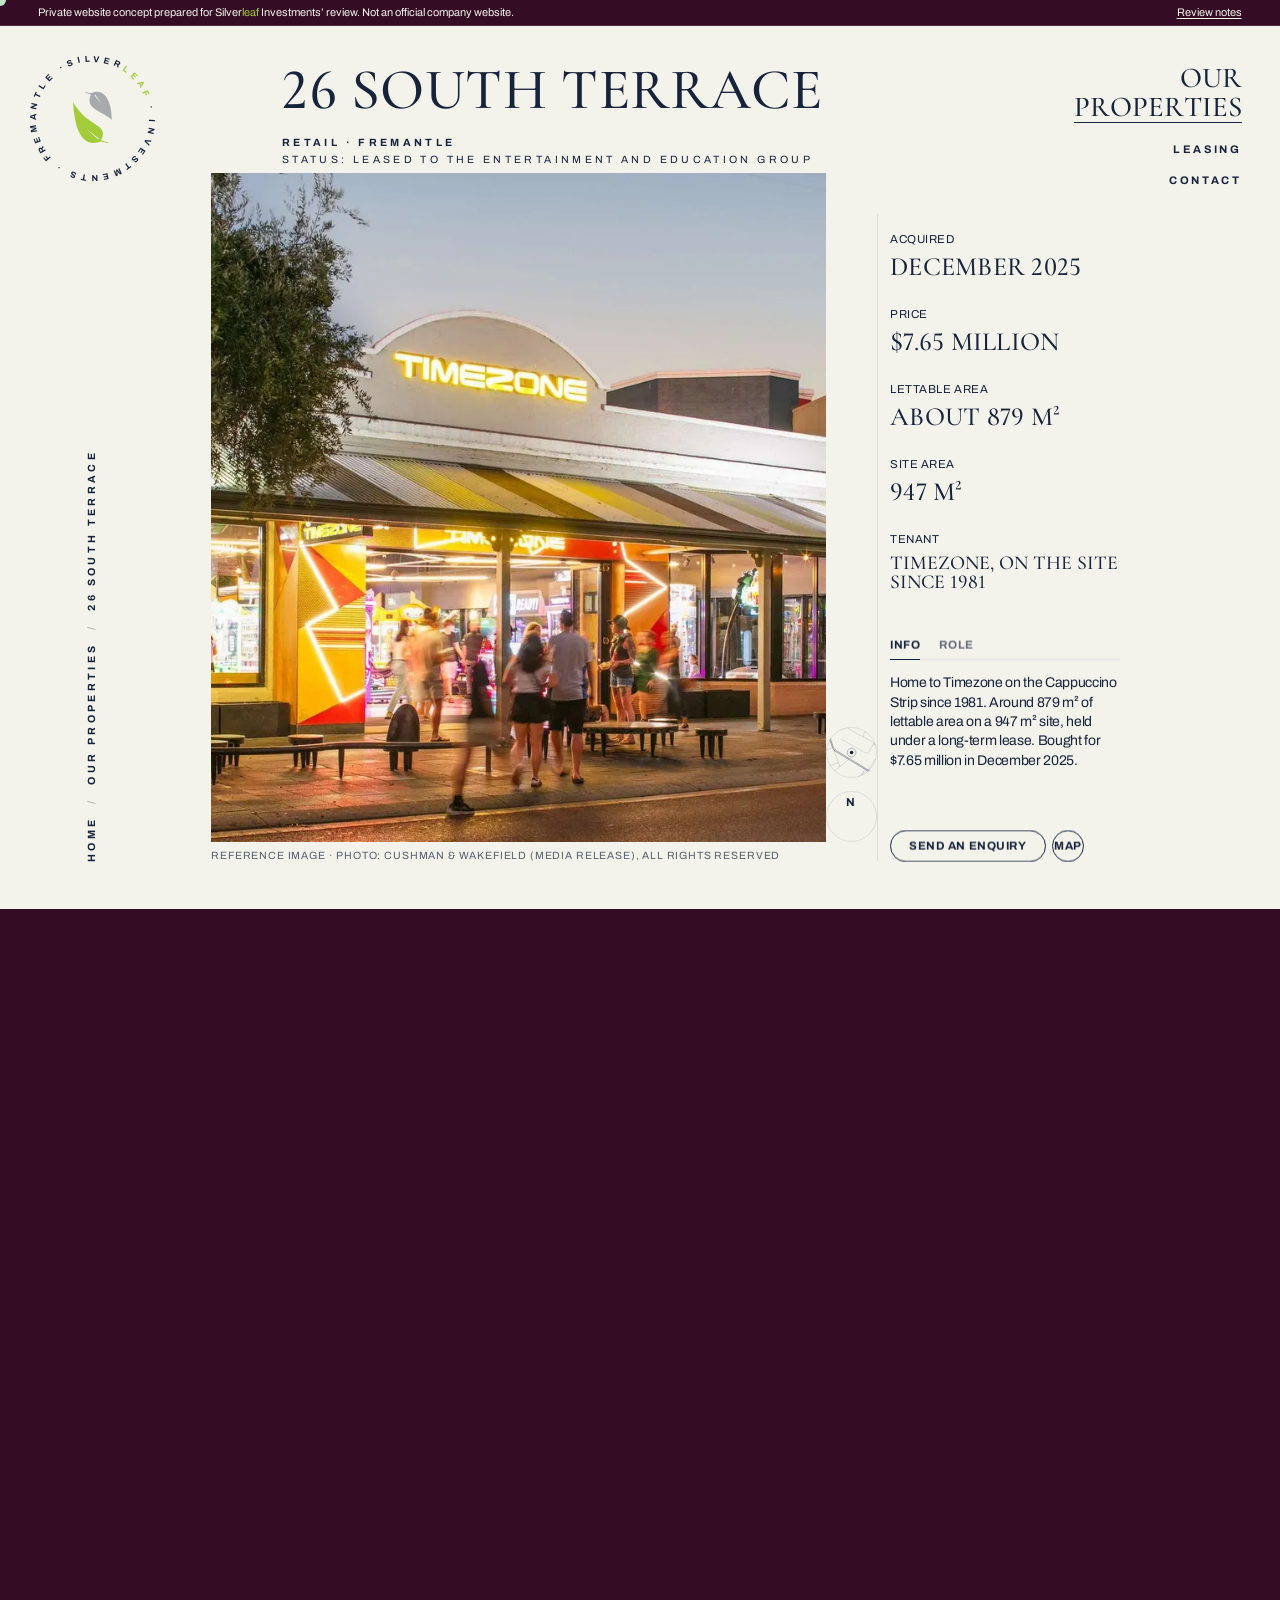
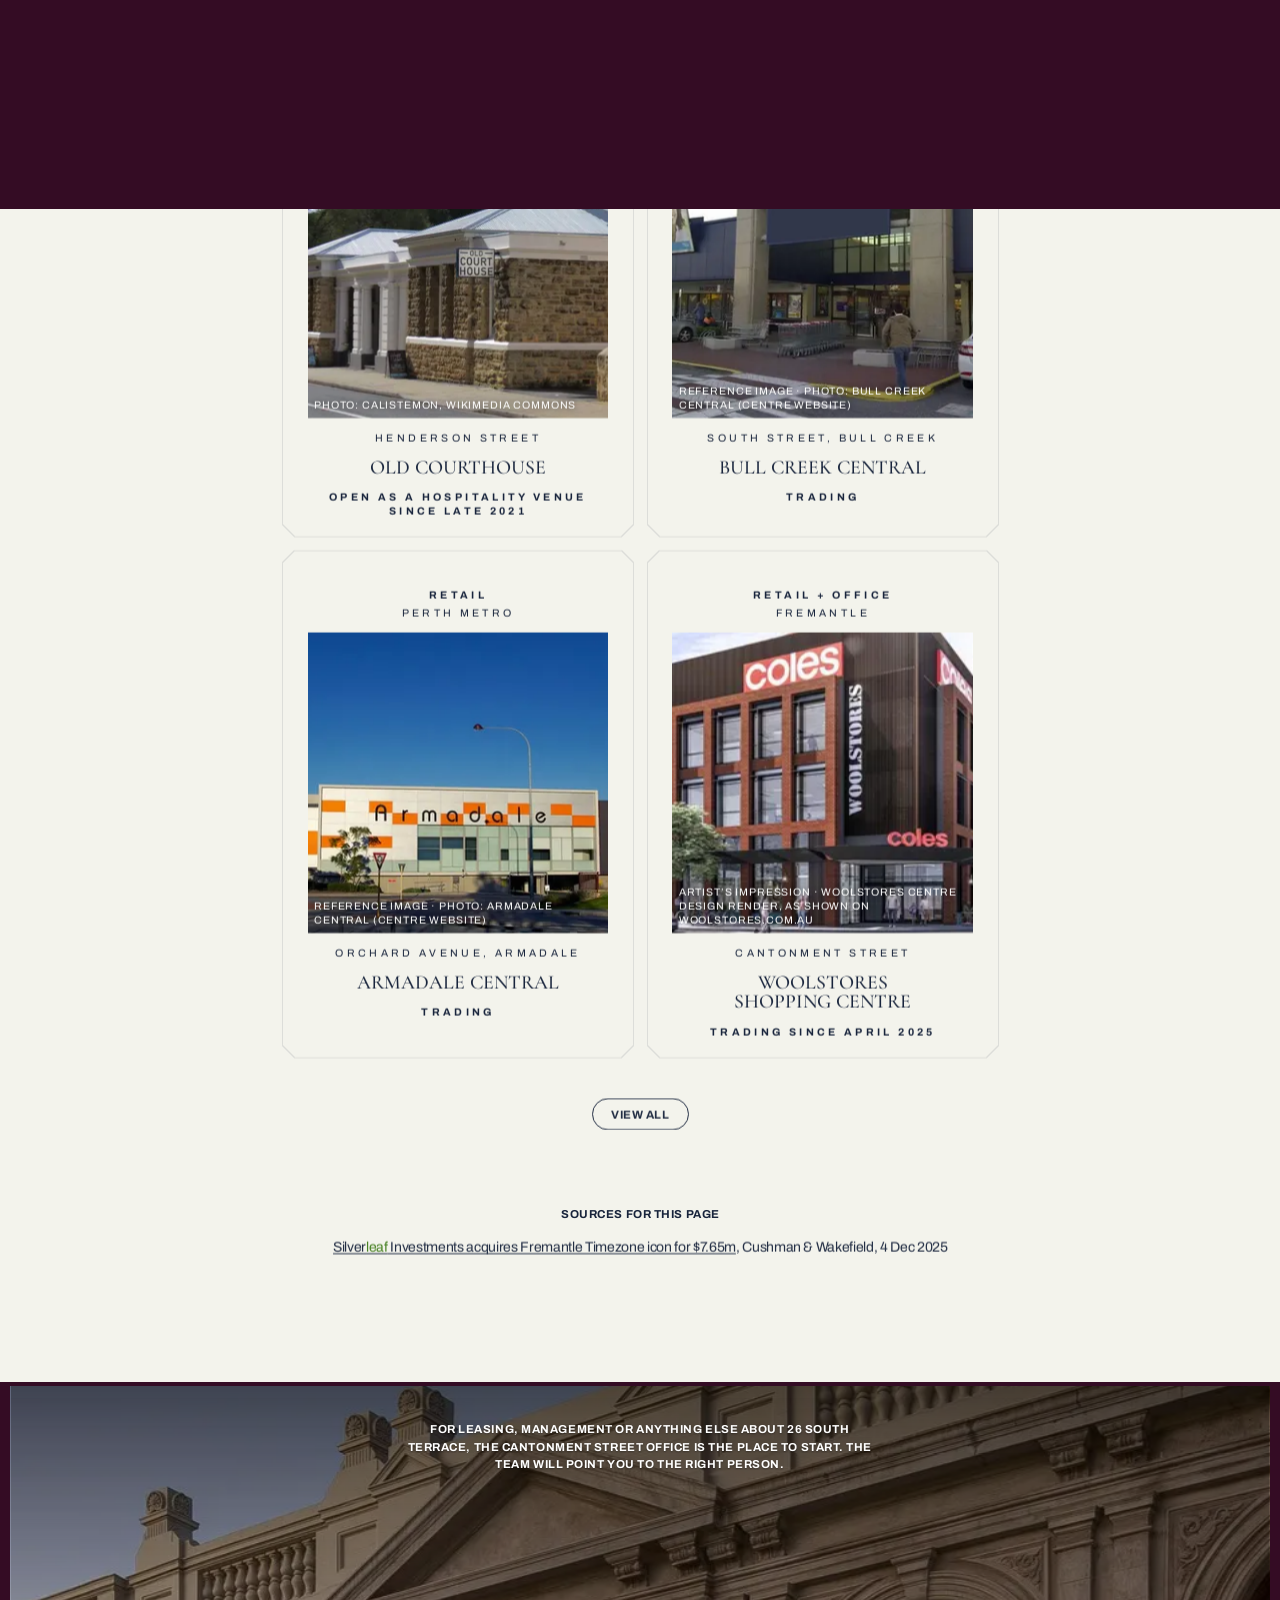
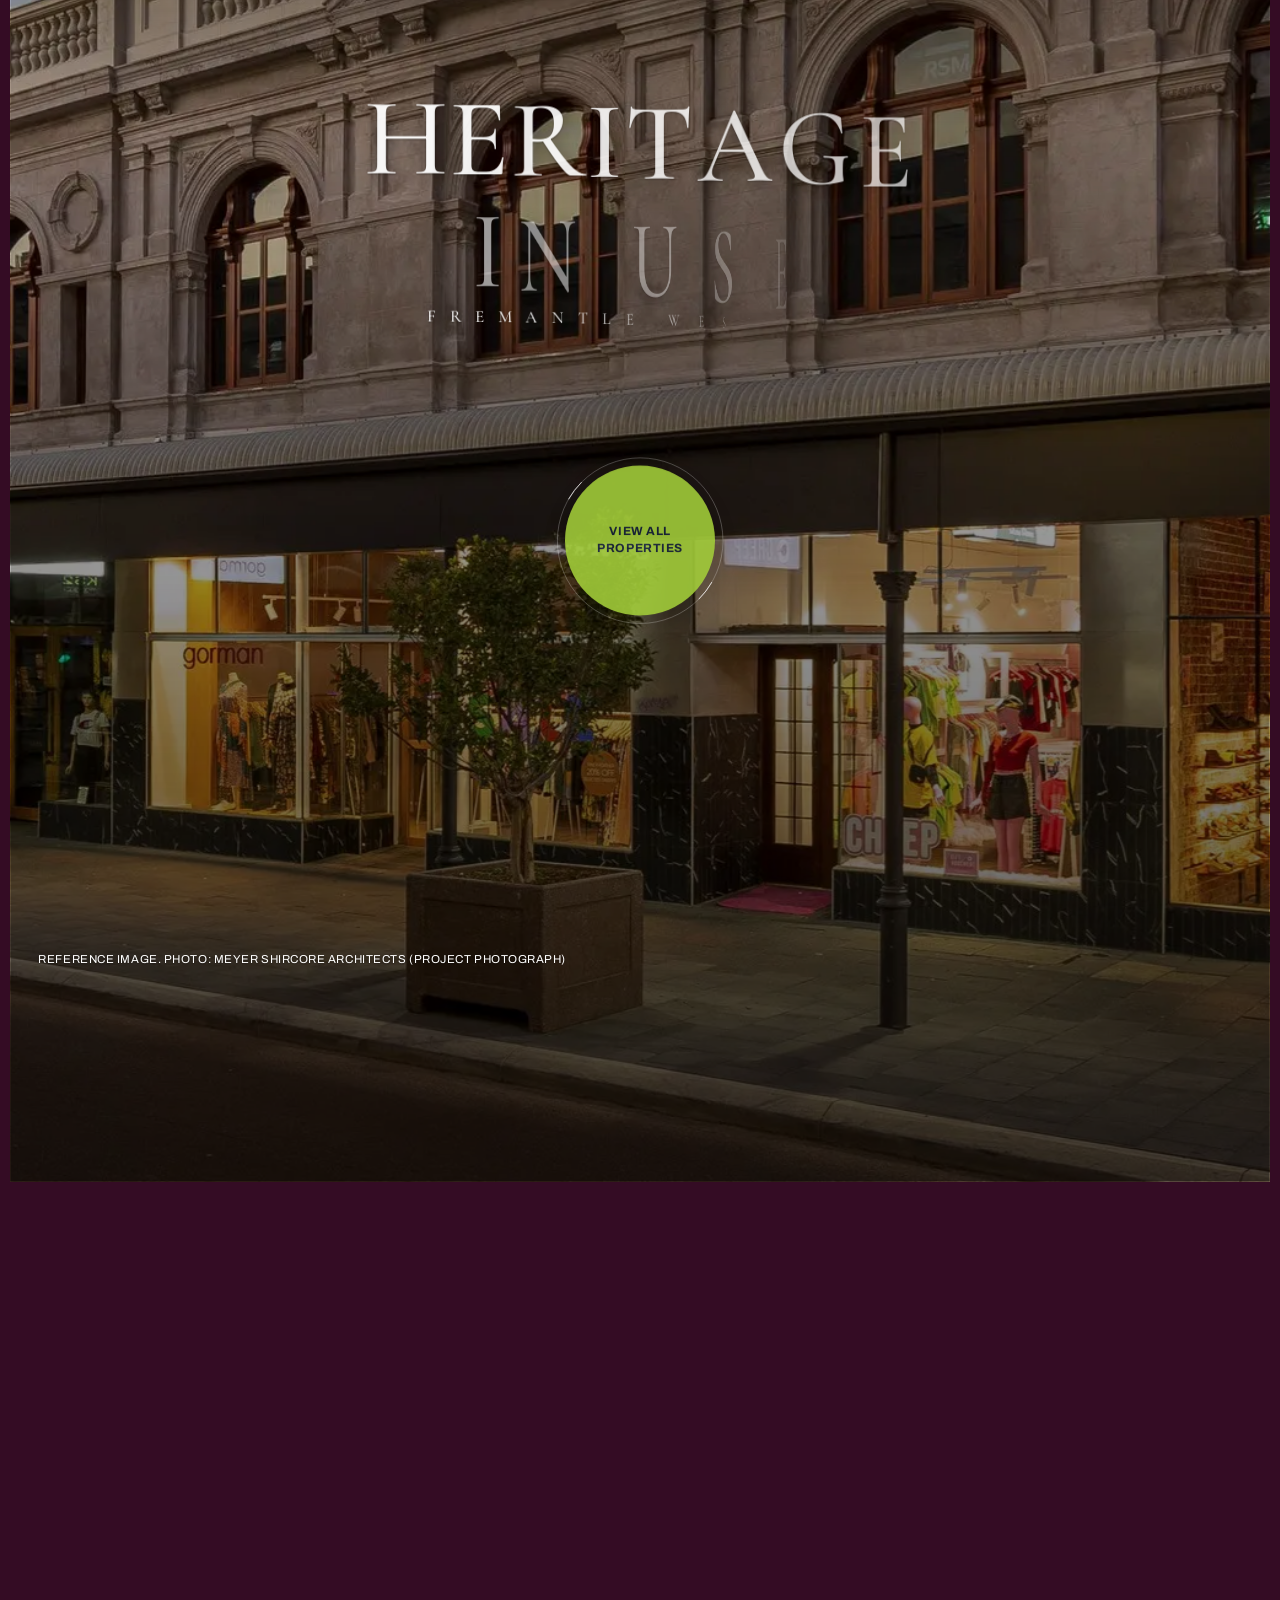
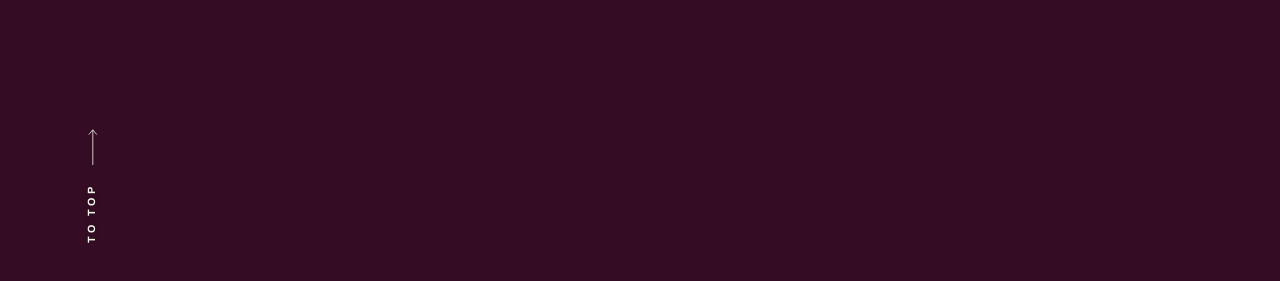
<file: portfolio/26-south-terrace/index.html>
<!DOCTYPE html><html lang="en-AU" class="no-js"><head><meta charset="utf-8"><meta name="viewport" content="width=device-width, initial-scale=1"><title>26 South Terrace (concept)</title><meta name="description" content="26 South Terrace, 26 South Terrace, Fremantle WA 6160. Home to Timezone on the Cappuccino Strip since 1981. Around 879 m² of lettable area on a 947 m² site, held under a long-term lease. Bought for $7.65 million in December 2025."><meta name="robots" content="noindex, nofollow, noarchive, nosnippet, noimageindex"><meta name="googlebot" content="noindex, nofollow"><meta property="og:type" content="website"><meta property="og:site_name" content="Silverleaf Investments"><meta property="og:locale" content="en_AU"><meta property="og:title" content="26 South Terrace"><meta property="og:description" content="26 South Terrace, 26 South Terrace, Fremantle WA 6160. Home to Timezone on the Cappuccino Strip since 1981. Around 879 m² of lettable area on a 947 m² site, held under a long-term lease. Bought for $7.65 million in December 2025."><meta name="twitter:card" content="summary_large_image"><meta name="referrer" content="strict-origin-when-cross-origin"><meta name="theme-color" content="#340c24"><link rel="icon" href="../../favicon.svg" type="image/svg+xml"><link rel="preload" href="../../assets/cormorant-garamond-latin-wght-normal.CUoBjw-S.woff2" as="font" type="font/woff2" crossorigin><link rel="preload" href="../../assets/mrs-saint-delafield-latin-400-normal.DistX2Vi.woff2" as="font" type="font/woff2" crossorigin><link rel="preload" href="../../assets/archivo-latin-wdth-normal.DY7AcnAa.woff2" as="font" type="font/woff2" crossorigin><script>
      (function () {
        var r = document.documentElement;
        r.classList.remove('no-js');
        if ('scrollRestoration' in history) history.scrollRestoration = 'manual';
        var reduce = window.matchMedia('(prefers-reduced-motion: reduce)').matches;
        if (!reduce) r.classList.add('motion');
        // Arriving through the page-change wipe: start covered, and the stylesheet lifts the panel away.
        try {
          if (!reduce && sessionStorage.getItem('sl-wipe')) {
            sessionStorage.removeItem('sl-wipe');
            r.classList.add('wipe-in');
          }
        } catch (e) {
          /* storage unavailable: no arrival wipe */
        }
        r.style.setProperty('--svh', window.innerHeight + 'px');
        // Failsafe: if the motion script never runs, show everything.
        setTimeout(function () {
          if (!r.classList.contains('motion-ready')) r.classList.remove('motion');
        }, 4000);
      })();
    </script><link rel="stylesheet" href="../../assets/EraLayout.7Xu97_WC.css"><style>.amen-area{height:calc(var(--vh) * 2.5 + 50rem);position:relative}.amen-screen{position:sticky;top:0}.amen-s{height:var(--vh);position:relative}.amen-cms{height:100%;position:relative}.amen-item{height:100%;display:none;position:absolute;inset:0}.amen-item:first-child{display:block;position:relative}.amen-slide{z-index:0;flex-direction:column;justify-content:flex-end;height:100%;display:flex;position:relative}.amen-slide__b{z-index:1;position:relative}.amen-slide__label{grid-area:1/2/2/6}.amen-slide__desc{grid-area:2/2/3/6}.amen-item--text .amen-slide__img:after{content:"";z-index:1;pointer-events:none;background:linear-gradient(to top right,#0009,#0000 65%);position:absolute;inset:0}.amen-para+.amen-para{margin-top:var(--s12)}.amen-para{max-width:52ch}.amen-credit{margin-top:var(--s16)}.amen-slide__img{z-index:0;top:0;bottom:0;left:calc(var(--off) * -1);right:calc(var(--off) * -1);position:absolute}.amen-tabs-w{z-index:1;left:0;right:0;top:var(--s160);position:absolute}.amen-tabs{grid-area:1/7/2/10;position:relative}.amen-tabs__list{flex-direction:column;align-items:flex-start;display:flex}.amen-tab{text-align:left;opacity:.4;transition:opacity var(--dur-s) var(--e-out)}.amen-tab:hover,.amen-tab.is-active{opacity:1}.amen-tabs__line{top:0;bottom:0;left:calc(var(--s16) * -1);background:var(--line);width:1.25px;position:absolute}.amen-tabs__hilight{width:100%;height:calc(40 * var(--u));background:var(--fg);border-radius:2px}.amen-btn-w{z-index:2;left:0;right:0;bottom:var(--s48);pointer-events:none;position:absolute}.amen-btn{pointer-events:auto;grid-area:1/8/2/10}.amen-themes{inset:0 0 var(--vh) 0}.amen-themes__light{height:35rem}@media (width<=991px){.amen-slide__label{grid-area:1/2/2/5}.amen-slide__desc{grid-area:2/1/3/5}.amen-tabs-w{top:var(--s272)}.amen-tabs{grid-area:1/2/2/5}}
.btn-list{gap:var(--s8);flex-wrap:wrap;display:flex}.btn-list.center{justify-content:center}.btn{height:calc(40 * var(--u));padding:var(--s12) var(--s24);border-radius:calc(40 * var(--u));color:var(--fg);white-space:nowrap;pointer-events:auto;justify-content:center;align-items:center;display:inline-flex;position:relative}.btn--circle{width:calc(40 * var(--u));padding:0 var(--s12)}.btn__label{z-index:1;transition:color var(--dur-m) var(--e-out);position:relative;overflow:clip}.btn__bg{z-index:0;border:1px solid var(--fg);border-radius:inherit;position:absolute;inset:0;overflow:clip}.btn__fill{background:var(--fg);height:100%;transition:transform var(--dur-m) var(--e-out), border-radius var(--dur-m) var(--e-out);border-radius:50% 50% 0 0;position:absolute;top:0;left:0;right:0;transform:translateY(101%)}@media (width>=992px){.btn:hover .btn__label{color:var(--bg)}.btn:hover .btn__fill{border-radius:0;transform:translateY(0)}}.btn[disabled]{opacity:.4;cursor:not-allowed}@media (width<=991px){.btn{height:calc(48 * var(--u));padding:var(--s12) var(--s24);border-radius:calc(48 * var(--u))}.btn--circle{width:calc(48 * var(--u))}}
</style><link rel="stylesheet" href="../../assets/_slug_.BKOkgd3a.css"><style>.decor i{display:block;position:absolute}.decor .dt,.decor .db{left:var(--dc);right:var(--dc);background:currentColor;height:1px}.decor .dt{top:0}.decor .db{bottom:0}.decor .dl,.decor .dr{top:var(--dc);bottom:var(--dc);background:currentColor;width:1px}.decor .dl{left:0}.decor .dr{right:0}.decor .dc{width:var(--dc);height:var(--dc)}.decor .tl{background:linear-gradient(to bottom right,#0000 calc(50% - .6px),currentColor calc(50% - .6px) calc(50% + .6px),#0000 calc(50% + .6px));top:0;left:0}.decor .br{background:linear-gradient(to bottom right,#0000 calc(50% - .6px),currentColor calc(50% - .6px) calc(50% + .6px),#0000 calc(50% + .6px));bottom:0;right:0}.decor .tr{background:linear-gradient(to bottom left,#0000 calc(50% - .6px),currentColor calc(50% - .6px) calc(50% + .6px),#0000 calc(50% + .6px));top:0;right:0}.decor .bl{background:linear-gradient(to bottom left,#0000 calc(50% - .6px),currentColor calc(50% - .6px) calc(50% + .6px),#0000 calc(50% + .6px));bottom:0;left:0}
.pcard-item{min-width:0}.pcard{aspect-ratio:392/544;width:100%;height:100%;padding:var(--s48) var(--s32) var(--s24);color:var(--fg);display:block;position:relative}.pcard__c{z-index:3;position:relative}.pcard__img{aspect-ratio:1;position:relative;overflow:clip}.pcard__img picture,.pcard__img .img{width:100%;height:100%;display:block}.pcard__img .img{object-fit:cover;transition:transform var(--dur-l) var(--e-out)}.pcard__credit{left:var(--s8);right:var(--s8);bottom:var(--s8);color:var(--white);letter-spacing:.08em;text-shadow:0 0 6px #0009;position:absolute}.pcard__name{text-wrap:balance}.pcard__decor{z-index:1;pointer-events:none;color:var(--line);position:absolute;inset:0}.pcard__decor .decor{position:absolute;inset:0}.pcard__shadow{z-index:0;border-radius:var(--s32);pointer-events:none;opacity:0;box-shadow:0 calc(24 * var(--u)) calc(64 * var(--u)) #17233b1f;transition:opacity var(--dur-m) var(--e-out);position:absolute;inset:0}@media (width>=992px){.pcard.is-link:hover .pcard__shadow{opacity:1}.pcard.is-link:hover .pcard__img .img{transform:scale(1.04)}}.pcard.is-link:focus-visible{outline-offset:-4px}@media (width<=991px){.pcard{aspect-ratio:auto;padding:var(--s48) var(--s24) var(--s32)}.pcard__shadow{display:none}}
.logo-lockup{width:100%;height:auto;display:block;overflow:visible}.cta-w{position:relative}.cta-s{z-index:1;aspect-ratio:144/168;pointer-events:none;position:relative}.cta-desc{pointer-events:auto;grid-area:1/4/2/8}.cta-sec .lf{text-shadow:0 0 10px #0000008c}.cta-sec .grad.top{background-image:linear-gradient(#0000009e,#00000040 60%,#0000)}.cta-title{pointer-events:auto;grid-area:1/3/2/9}.cta-btn{flex-direction:column;align-items:center;display:flex}.img-p{object-fit:cover;flex:none;width:100%;height:140%}.cta-credit{z-index:2;left:var(--off);bottom:calc(var(--off) + var(--cell-v) * 2 + var(--gap) + var(--s16));position:absolute}.ftr-w{margin-top:calc((var(--off) + var(--cell-v) * 2 + var(--gap)) * -1);position:relative}.ftr-top{z-index:1200;left:0;top:calc(100% - var(--off));height:var(--cell-h);transform-origin:0 0;align-items:center;gap:var(--s24);color:var(--fg);position:absolute;transform:rotate(-90deg)}.ftr-top .sdown__arrow{transform:none}.ftr-s{z-index:1;height:var(--vh);flex-direction:column;justify-content:space-between;display:flex;position:relative}.ftr-s__t{flex:1}.ftr-s__b{flex-direction:column;flex:1;justify-content:flex-end;display:flex}.ftr-contact{flex-direction:column;grid-area:1/3/2/9;align-items:center;display:flex}.ftr-logo{width:calc(150 * var(--u));color:var(--fg)}.ftr-phone{color:var(--fg);white-space:nowrap}.ftr-address{padding:0 var(--s48);text-align:center;flex-direction:column;grid-area:2/5/3/7;align-items:center;display:flex}.ftr-info{flex-direction:column;grid-area:1/3/2/6;justify-content:flex-end;display:flex}.ftr-credits{flex-direction:column;grid-area:1/6/2/9;justify-content:flex-end;align-items:flex-end;display:flex}.ftr-bg{z-index:-1;bottom:100%;left:calc(var(--off) * -1);right:calc(var(--off) * -1);height:calc(var(--vh) * 2);background:var(--bg);position:absolute}@media (width<=991px){.cta-s{aspect-ratio:2/6}.cta-desc,.cta-title,.ftr-contact{grid-area:1/1/2/5}.ftr-address{margin:0 calc(var(--gap) * -1);grid-area:2/2/3/4;padding:0}.ftr-info{grid-area:1/1/2/3}.ftr-credits{grid-area:1/3/2/5}}
</style></head><body class="on-light"><a class="skip" href="#main">Skip to content</a><aside class="notice" aria-label="Concept notice"><span>Private website concept prepared for Silver<span class="lf">leaf</span> Investments’ review. Not an official company website.</span><a href="../../review-notes/index.html">Review notes</a></aside><header class="hdr"><a class="hdr-logo on-light" data-theme href="../../" aria-label="Silverleaf Investments, home"><span class="symbol hdr-logo__sym"><svg class="logo-mark leaf-mark" viewBox="31.42 0.2 40 40" aria-hidden="true"><path fill="var(--logo-grey, #A7A9AC)" fill-rule="evenodd" d="M50.718 1.905 C44.854 14.170 57.644 14.059 66.083 22.031 C66.268 8.605 60.378 -2.847 50.718 1.905Z M52.982 3.493 L53.197 3.773 L53.413 4.052 L53.632 4.330 L53.851 4.607 L54.072 4.882 L54.294 5.156 L54.518 5.429 L54.743 5.700 L54.970 5.970 L55.198 6.239 L55.427 6.507 L55.658 6.773 L55.890 7.037 L56.123 7.301 L56.358 7.563 L56.594 7.824 L56.831 8.084 L57.070 8.342 L57.310 8.599 L57.552 8.854 L57.795 9.109 L58.039 9.362 L58.285 9.613 L58.315 9.587 L58.096 9.312 L57.878 9.036 L57.662 8.759 L57.448 8.482 L57.236 8.203 L57.025 7.923 L56.815 7.642 L56.607 7.360 L56.401 7.077 L56.196 6.793 L55.993 6.508 L55.792 6.222 L55.592 5.935 L55.394 5.648 L55.197 5.359 L55.002 5.069 L54.809 4.778 L54.617 4.486 L54.427 4.193 L54.238 3.899 L54.051 3.604 L53.866 3.308 L53.681 3.010Z"></path><path fill="var(--logo-grey, #A7A9AC)" d="M53.302 1.922 L52.980 1.925 L52.662 1.924 L52.344 1.919 L52.027 1.910 L51.710 1.897 L51.394 1.880 L51.077 1.858 L50.762 1.833 L50.447 1.804 L50.132 1.770 L49.817 1.733 L49.503 1.691 L49.190 1.645 L48.876 1.595 L48.564 1.541 L48.251 1.483 L47.939 1.421 L47.628 1.355 L47.317 1.285 L47.006 1.210 L46.696 1.132 L46.386 1.049 L46.075 0.961 L45.925 1.439 L46.233 1.546 L46.544 1.649 L46.856 1.748 L47.168 1.844 L47.482 1.935 L47.796 2.022 L48.112 2.105 L48.428 2.184 L48.745 2.259 L49.064 2.329 L49.383 2.396 L49.703 2.458 L50.024 2.517 L50.346 2.571 L50.669 2.621 L50.993 2.667 L51.317 2.709 L51.643 2.746 L51.970 2.780 L52.297 2.809 L52.625 2.834 L52.955 2.855 L53.282 2.872Z"></path><path fill="var(--leaf, #A2CC3A)" fill-rule="evenodd" d="M57.532 38.500 C64.951 23.866 48.748 29.249 36.760 8.724 C37.833 27.298 42.806 44.085 57.532 38.500Z M56.430 36.212 L56.016 35.909 L55.604 35.606 L55.193 35.301 L54.784 34.995 L54.375 34.687 L53.968 34.377 L53.561 34.067 L53.156 33.754 L52.752 33.440 L52.349 33.125 L51.947 32.808 L51.547 32.489 L51.147 32.169 L50.749 31.848 L50.351 31.525 L49.955 31.200 L49.560 30.874 L49.166 30.546 L48.773 30.217 L48.382 29.887 L47.991 29.554 L47.602 29.221 L47.214 28.885 L47.186 28.915 L47.551 29.276 L47.917 29.636 L48.284 29.994 L48.652 30.352 L49.022 30.707 L49.393 31.062 L49.766 31.415 L50.140 31.767 L50.515 32.117 L50.891 32.466 L51.269 32.814 L51.648 33.160 L52.028 33.505 L52.410 33.849 L52.793 34.191 L53.178 34.532 L53.563 34.872 L53.950 35.210 L54.339 35.547 L54.728 35.882 L55.119 36.216 L55.512 36.549 L55.905 36.880Z"></path><path fill="var(--leaf, #A2CC3A)" d="M56.141 37.900 L56.449 38.012 L56.760 38.121 L57.073 38.226 L57.386 38.327 L57.700 38.423 L58.014 38.516 L58.330 38.604 L58.646 38.688 L58.963 38.768 L59.280 38.843 L59.599 38.915 L59.918 38.982 L60.238 39.045 L60.559 39.104 L60.880 39.159 L61.202 39.210 L61.525 39.256 L61.849 39.299 L62.173 39.337 L62.498 39.371 L62.824 39.401 L63.150 39.427 L63.476 39.449 L63.524 38.951 L63.204 38.910 L62.886 38.866 L62.569 38.817 L62.254 38.764 L61.940 38.708 L61.627 38.647 L61.316 38.583 L61.006 38.515 L60.696 38.442 L60.389 38.366 L60.082 38.286 L59.776 38.202 L59.472 38.114 L59.169 38.022 L58.867 37.926 L58.567 37.826 L58.267 37.722 L57.969 37.615 L57.672 37.503 L57.376 37.388 L57.081 37.269 L56.788 37.146 L56.493 37.017Z"></path></svg></span><span class="hdr-logo__ring" data-logo-ring aria-hidden="true"><svg viewBox="0 0 120 120"><defs><path id="ring" d="M60,60 m-47,0 a47,47 0 1,1 94,0 a47,47 0 1,1 -94,0"></path></defs><text><textPath href="#ring" startOffset="0" textLength="292">SILVER<tspan class="ring-leaf">LEAF</tspan> · INVESTMENTS · FREMANTLE · </textPath></text></svg></span></a><nav class="hdr-nav on-light" data-theme aria-label="Main"><div class="hdr-nav__list desk-f"><a class="u-link hdr-nav__main h6" href="../../portfolio/index.html" aria-current="page"><span class="u-link__t">Our<br>Properties</span><span class="u-link__line" aria-hidden="true"></span></a><span class="u24" aria-hidden="true"></span><a class="nav-l2 l2" href="../../leasing/index.html"><span class="roll"><span class="roll__t">Leasing</span><span class="roll__t" aria-hidden="true">Leasing</span></span></a><span class="nav-gap" aria-hidden="true"></span><a class="nav-l2 l2" href="../../contact/index.html"><span class="roll"><span class="roll__t">Contact</span><span class="roll__t" aria-hidden="true">Contact</span></span></a></div><button class="hdr-menu-btn mob-f l2" type="button" aria-expanded="false" aria-controls="menu" data-menu-btn><span data-menu-label>Menu</span><span class="hdr-menu-btn__ico" aria-hidden="true"><i></i><i></i></span></button></nav></header><nav class="crumbs desk-f on-light" data-theme aria-label="Breadcrumb"><a class="l2 roll crumbs__item" href="../../"><span class="roll__t">Home</span><span class="roll__t" aria-hidden="true">Home</span></a><span class="l2 crumbs__sep" aria-hidden="true">/</span><a class="l2 roll crumbs__item" href="../../portfolio/index.html"><span class="roll__t">Our properties</span><span class="roll__t" aria-hidden="true">Our properties</span></a><span class="l2 crumbs__sep" aria-hidden="true">/</span><span class="l2 crumbs__item is-active" aria-current="page">26 South Terrace</span></nav><div class="menu on-color" id="menu" data-menu hidden><nav class="menu__list" aria-label="Menu"><a class="h3" href="../../">Home</a><a class="h3" href="../../portfolio/index.html">Our properties</a><a class="h3" href="../../about/index.html">About</a><a class="h3" href="../../leasing/index.html">Leasing</a><a class="h3" href="../../contact/index.html">Contact</a></nav><p class="l1 menu__foot">Level 2, 25 Cantonment Street, Fremantle WA 6160<br><a href="tel:+61893355492">08 9335 5492</a></p></div><div class="tips" data-tips aria-hidden="true"></div><main id="main" tabindex="-1"><section class="section clip on-light lot-sec" data-bg="light" aria-labelledby="lot-title"><div class="ctn"><div class="lot-s"><div class="lot-info"><div class="grid lot-info__g"><div class="lot-info__c"><div class="lot-head"><div class="u48"></div><div class="u96 mob"></div><div class="lot-head__num"><h1 id="lot-title" class="h3" data-r="h">26 South Terrace</h1><div class="minimap mob-f lot-head__map"><figure class="minimap__map"><svg viewBox="208.7 389.70000000000005 260 260" role="img" aria-label="Position of 26 South Terrace in central Fremantle"><g aria-hidden="true"><path d="M446.7 137.5L442.4 143.4L413.1 194.6L405.8 207.9L403.2 212.4L381.5 251.7L378.7 257.3L375.9 260" class="mm-st mm-minor"></path><path d="M914.7 159.1L902.8 163.3L877.1 172.4L865.8 176.6L841.7 185.5L806 198.5L777.2 209.2L746.2 220.1L736.1 223.6" class="mm-st mm-major"></path><path d="M643.8 137.5L649.1 135L651.7 133.5L656.6 131.6L721.9 106.9L815.1 72.2L881.8 46.5" class="mm-st mm-minor"></path><path d="M567.7 534.6L566.1 537.8L562.6 540.7L558.5 541.6L554.2 540.7L550.7 537.8L548.9 533.1L549.7 528.1L552.1 524.8L556.4 522.7L560.6 522.7L563.5 523.9L566.3 526.4L567.9 530L567.7 534.6" class="mm-st mm-major"></path><path d="M306.2 835.6L334.9 809.6L382.5 769.3L459 706.2L488.4 681.8L491.9 678.8L492.8 678" class="mm-st mm-major"></path><path d="M287 202.2L290.3 197.1L356.6 81.5L359 77.1L367.6 61.1L378.6 41.8L385.7 33.5" class="mm-st mm-minor"></path><path d="M439.8 125.9L440.7 124.5L442.2 123.3L443.6 122.5L445.4 122L447 122L449.3 122.4L451.3 123.6L452.8 125.2L453.8 126.9L454.2 128.6L454.3 130.6L453.8 132.5L453 134.1L451.7 135.5L450.1 136.6L448.5 137.2L446.7 137.5L444.2 137.1L441.9 136L440 134.1L439 132L438.7 130L439 127.7L439.8 125.9" class="mm-st mm-minor"></path><path d="M568 -60L572.1 -65.6L574.7 -69.5L580 -76.9L584.1 -82.3L589.7 -86.4" class="mm-st mm-minor"></path><path d="M261.8 839.8L249.6 826.8L234.8 812.1L217.6 797L205.4 786.6L194.1 777L126.6 724.8L114.3 717.3L94.1 709.6L80.7 706L71.7 703.9L63.3 702.6L61.8 702.3L51.6 702.3L41.2 704L28.5 707L-8.9 720.3L-30.1 729" class="mm-st mm-major"></path><path d="M497.7 499.9L500.7 494.9L532.1 440.6L561.6 391.1L563.6 384.7" class="mm-st mm-minor"></path><path d="M252 510.6L247.1 504.5L242.2 494.3L227.1 454.2L217.2 426L216.7 424.5L213.6 416.9L211.3 410.5L193.8 363.2L188.7 348.4L185.9 340.6L181.5 328.6L179.3 322.5L175.3 307.6L160.8 266.4L149.5 236.7L133.1 204.2L129.5 195.3" class="mm-st mm-major"></path><path d="M324.3 554.4L323.2 555.2L319.3 558.2L296.4 578.3L288.8 584.6L282.8 587.4L278.3 588" class="mm-st mm-minor"></path><path d="M397.2 622.7L402.2 607.9L402.6 603.9L402.3 601.3" class="mm-st mm-minor"></path><path d="M452.4 471.5L449.7 476.6L449 477.9L444.3 485.3L443 487.2L434.1 502.7L424.4 519L422.8 519.6L417.3 521.5L408.8 521.5L391.8 512L367 497.4L364.5 495.7L337 480.3L298.2 457.4L288 451.3" class="mm-st mm-minor"></path><path d="M344.3 943.6L352.2 935.5L354.6 933.4L392.2 900.7L444.1 855.5L560.1 759.1L564.8 755.4L567.3 753.3L572.3 749.5" class="mm-st mm-minor"></path><path d="M218.9 414.9L213.6 416.9L211.6 417.6L209.5 418.4L78.3 466L-1.7 496.1L-5.8 497.4L-76.9 523.3L-81 524.7L-85.4 526.4L-156.8 552.5L-161.9 554.3" class="mm-st mm-minor"></path><path d="M-131.7 430.2L-125.8 435L-124.1 436.2L-121.2 438.2L-114.5 443.1L-110.7 447.4L-106.9 454.4L-103.7 463.1L-82.5 520.6L-81 524.7L-79 530.1L-35.1 649.3L-32.8 655.4L-28.5 667.2L-11.2 713.9L-8.9 720.3" class="mm-st mm-minor"></path><path d="M-62 358.8L-59.6 361L-49.4 371.2L-43.4 380.5L-23.8 434.7L-3.4 491L-1.7 496.1L22.6 562.6L44.3 621.8L62.3 671.2L70 691.7L72.1 697.9L71.7 703.9" class="mm-st mm-minor"></path><path d="M270 573L267.3 572.2L263.2 573.2L133.7 620.2" class="mm-st mm-minor"></path><path d="M106.4 544.5L111.5 542.4L123.8 537.9L179.8 517.4L186.1 515.4L196.9 511.4L218.8 503.2L239.5 495.5L241.1 494.7L242.2 494.3" class="mm-st mm-minor"></path><path d="M159.4 691.8L142.7 645.4L133.7 620.2L106.4 544.5L102.7 534.1L80.3 471.7L78.3 466L76.7 460.7L66 432.3L50.8 389.6L25.1 314.6L11.9 281.9L9.9 278L7.3 274.3L6.6 273.7L4.3 271.9" class="mm-st mm-minor"></path><path d="M204.4 135.3L218.1 113.4L223 105.9" class="mm-st mm-major"></path><path d="M203.7 160L210.5 164.6L226.9 175L242.8 183.9L274.2 200.5L279.8 203.5" class="mm-st mm-minor"></path><path d="M164 265.2L160.8 266.4L159.1 267.1L156.4 268.1L29.4 313L25.1 314.6" class="mm-st mm-minor"></path><path d="M185.9 340.6L184.3 341.2L182.6 341.8L117.6 364.5L112.5 366.4L101 370.7L50.8 389.6" class="mm-st mm-minor"></path><path d="M977.4 319L874.9 328.2L812.9 333.8L807.3 333.4L802.9 331.5L795.2 329" class="mm-st mm-minor"></path><path d="M1033.1 604.1L1025.9 605L1021.4 605.5L1016.5 606.1L961.5 611.2L895.4 616.9L867.4 619.4L846 620.6L834.2 621.2L826.3 619.2L818.6 614.5L792.9 595.5L779.8 585.4L769.1 575L764.5 564.7L763.4 561.1L758.5 533.9L751.8 482.3" class="mm-st mm-minor"></path><path d="M462.1 322.5L454.8 320L381.1 275.3L376.2 272.6L370.4 268.3L368.5 265" class="mm-st mm-minor"></path><path d="M945.3 270.7L909.6 283.6L872.4 297.1L846.5 306.5L814 318.1L795.2 329L786.2 330.5L752.1 342.9" class="mm-st mm-minor"></path><path d="M624.5 388.4L598 397.1L589.5 397.7L563.6 384.7" class="mm-st mm-minor"></path><path d="M-28.5 667.2L62.3 671.2" class="mm-st mm-minor"></path><path d="M-32.8 655.4L-44.5 659.4L-107.6 682.6L-112.4 684.5" class="mm-st mm-minor"></path><path d="M-66.9 759.6L-67.8 762.5L-69.5 765L-72 767L-75 768.1L-78.2 768.3L-81.3 767.6L-84 765.9L-86.2 763.4L-87.5 760.4L-87.8 757.1L-87 754L-85.8 751.7L-84.1 749.9L-81.9 748.5L-80.5 747.9L-79.1 747.5L-77.6 747.4L-74.5 747.7L-71.6 749L-69.3 751L-67.6 753.6L-66.8 756.6L-66.9 759.6" class="mm-st mm-major"></path><path d="M-77.6 747.4L-60.9 739.2L-53.3 736.2L-30.1 729" class="mm-st mm-major"></path><path d="M-30.1 729L-51.5 740.4L-57.6 745.2L-60.6 747.5L-66.8 756.6" class="mm-st mm-major"></path><path d="M289 219.1L287.4 219.7L285.8 220L283.9 220L282.2 219.7L281.2 219.3L279.4 218.3L277.9 216.9L277.3 216.1L276.2 214L275.8 211.7L275.8 209.6" class="mm-st mm-minor"></path><path d="M278.3 588L277.4 590.9L275.7 593.5L159.4 691.8L155.5 695.3L134.4 714.4L130.2 719.1L126.6 724.8" class="mm-st mm-minor"></path><path d="M270 573L270.7 569L270.2 563L252.7 520L251.4 516.5L252 510.6" class="mm-st mm-mall"></path><path d="M270 573L273.5 575.6L275.8 579.2L277.6 583.9L278.3 588" class="mm-st mm-minor"></path><path d="M376.2 272.6L369 275.7L365.3 278.4L332.8 336.9L332.5 337.5L324.7 352.2L323.7 353.2L321.3 354.8L320.5 355.7L319.7 356.5L316.1 362.9L314.4 366.6L313.8 368.7L313.4 371.3L313.6 374L315.6 379.8" class="mm-st mm-minor"></path><path d="M562.4 285L559.5 276.8L527.1 184.2L527.2 175.1" class="mm-st mm-minor"></path><path d="M385.7 33.5L353.2 14.7L301.9 -14.9L294.7 -19.1" class="mm-st mm-minor"></path><path d="M459 706.2L452.7 698.7L432.9 675L399 634.8L392.9 627.7" class="mm-st mm-minor"></path><path d="M315.6 379.8L321 394.5L322 396.5L323.3 398.1L374.4 428.6L386.8 434.6L398.1 440.8L452.4 471.5L489.7 493.5L494.3 497.9" class="mm-st mm-minor"></path><path d="M583.1 -28.6L575 -46.2" class="mm-st mm-major"></path><path d="M682.1 245.6L679.8 238.6L677.3 232.1L648.2 149.8L643.8 137.5" class="mm-st mm-major"></path><path d="M527.2 175.1L537.3 175.8L543.7 175.1L601.9 153.9L634.3 141.6" class="mm-st mm-minor"></path><path d="M129.5 195.3L127.1 196.3L121.9 198.6" class="mm-st mm-major"></path><path d="M47.4 226L57.8 220.2L72.4 214.3" class="mm-st mm-major"></path><path d="M867.4 619.4L868.6 625.6L873.2 654L874.4 657.8L875.9 661.4L877.9 666.2L880.8 677.4L890.1 708.9L896.4 733.9L914.1 804.5L919.8 827.2" class="mm-st mm-minor"></path><path d="M192.4 154.4L187.3 159.7L182.8 164.2" class="mm-st mm-major"></path><path d="M-243.9 308.4L-224.2 290.8L-194 261.4L-188.5 256.2L-150.1 220.4L-147.2 217.6L-145.8 216.6L-139 214.8L-134.6 214.3L-127.7 212.7L-121.5 210.7L-114.3 206.7L-92.1 182.1L-82.7 171.3L-71.5 158.4L-65.6 151.7L10.4 64.4L16.9 57.5L23.6 53.8L31.2 52.2L39.7 53.2L62.7 66.4L85.4 75.5L93.5 76.5L101.3 75.3L109.1 71.8L116 66.7L131.7 47.9L196 -28.9L336.1 -196.4L381.7 -252.6L394.3 -267.7L400.4 -275L449.9 -334.2L459.6 -350.9L581.7 -567.3L652.1 -644.5L663.2 -650.7L670.1 -651.3" class="mm-st mm-minor"></path><path d="M279.8 203.5L281.4 202.6L283.2 202.1L285.1 201.9L287 202.2" class="mm-st mm-minor"></path><path d="M121.9 198.6L99.2 207.2" class="mm-st mm-major"></path><path d="M223 105.9L228.2 97.8L229.3 96.2L253.5 54.8L256.1 50.2L276.4 13L285.5 -2.7L294.7 -19.1L301.2 -30.1L302.2 -31.8L314.2 -51.7L318.1 -57.6L322.4 -63.3L334.7 -75.9L357 -96.3L369.1 -106.9L399 -133.3L410 -143.6L414.7 -148L420.2 -152.9L425.5 -158.6" class="mm-st mm-major"></path><path d="M219.3 321L230.1 301.5L247.1 270.7L274 222.1L277.3 216.1" class="mm-st mm-minor"></path><path d="M560.6 522.7L569.4 514L584.4 505.2L623.4 483.3L636.4 476L666.6 453.6L689.9 434.3L693.5 431.5L707.4 419.5L721.1 408.2L728.6 395.5L730.5 388.6L731.6 381.1L731.7 374.7L730.7 368.5L728.8 362.4L725.8 356L723.6 350.7L720 343.3L719.3 341.4L687.6 259.6L686.3 256.4L685.6 254.6L682.1 245.6" class="mm-st mm-major"></path><path d="M575 -46.2L573.3 -47.4L565.7 -52.2L562.9 -52.6L560 -52.5L557.1 -51.5L555.1 -49.9L550.6 -44.7L547.1 -38.3L542.6 -35.4L536.2 -33.7" class="mm-st mm-minor"></path><path d="M479.9 654.2L451.1 633.8L425.9 615.9L416.3 609.9L402.3 601.3L324.3 554.4L262 516.8L254.4 512.5L252 510.6" class="mm-st mm-major"></path><path d="M537.5 620.6L533.7 631.3L526.8 642.6L519 653.1L511 661.3L509.3 663L505.3 667.2" class="mm-st mm-major"></path><path d="M550.7 564.6L549.4 559.1L551.6 548.8L551.6 547.7L551.6 543.6L550.7 537.8" class="mm-st mm-major"></path><path d="M562.6 540.7L561.8 542.6L559.9 547.2L559.1 548.8L557.4 552.2L554.5 560.8L550.7 564.6" class="mm-st mm-major"></path><path d="M310.7 373.3L313.4 380.6L315.9 387.5L306.4 391L300.3 393.2L297.5 394.1L287.4 397.8L277.4 401.5L267.5 405L261.4 407.2L255.3 409.5L249.9 411.5L244.2 413.5L227.6 419.5L224.2 420.8L222.7 421.3L220.2 414.5L218 408.4L217.6 407.2L219.4 406.5L222.9 405.3L255.3 393.5L268.7 388.5L296.7 378.4L300.9 376.8L310.7 373.3" class="mm-st mm-mall"></path><path d="M425.8 607.1L426.8 604.8L458.2 553.5L465.1 557.6L468.8 559.9L445.9 598L437.6 611.8L436.4 613.8L430.3 610.1L425.8 607.1" class="mm-st mm-mall"></path><path d="M634.3 141.6L638.9 139.6L643.8 137.5" class="mm-st mm-minor"></path><path d="M563.6 384.7L563.5 381.5L559 378.3L539.6 368.1L485.7 336.5L478.5 331.9" class="mm-st mm-minor"></path><path d="M365 261.5L357.7 257.3L296 222.8L289 219.1" class="mm-st mm-minor"></path><path d="M218.9 414.9L220.2 414.5L247.3 404.6L271.7 395.7L303.7 384.1L313.4 380.6L315.6 379.8" class="mm-st mm-mall"></path><path d="M367.6 254.9L369.1 254.3L370.2 254.2L371.2 254.2" class="mm-st mm-minor"></path><path d="M398.1 440.8L397.7 437.9L397.1 434.2L398.2 432.4L399.3 430.3L409.4 412.8L418.5 397.8L424.9 386.9L429.4 379.4L448.6 347L460.4 327.5" class="mm-st mm-mall"></path><path d="M398.8 208.7L393.1 205.4L340.5 175.4L349.5 160.3L382.3 102.6" class="mm-st mm-mall"></path><path d="M359 77.1L363.6 79.6L370.9 83.6L406.6 103.7L412.7 107.1L416.6 109.3L420.5 111.5L434.5 119.4L442.2 123.3" class="mm-st mm-minor"></path><path d="M537.4 -87.4L537.7 -75.5L538.1 -56.6L537.4 -46.1L536.2 -33.7L525 -2.9L505.6 31.3L476 83.6L456.5 118.4L452.8 125.2" class="mm-st mm-minor"></path><path d="M527.2 175.1L521.1 174.6L496 159.8L458.1 139.1L455 137.3L451.7 135.5" class="mm-st mm-minor"></path><path d="M470.2 327L473.8 321.3L482.3 315.9L494.7 309L534.6 292.8L552.5 286.3L554.5 285.5L560.8 285.5" class="mm-st mm-minor"></path><path d="M660.3 249.7L666.6 243.5L670.7 241.6L673.3 240.7L679.8 238.6" class="mm-st mm-minor"></path><path d="M679.8 238.6L689.3 235.4L697.4 233L726.3 222.4L736.1 223.6" class="mm-st mm-major"></path><path d="M682.1 245.6L676 247.6L668.7 249.9L660.3 249.7" class="mm-st mm-minor"></path><path d="M736.1 223.6L728.6 228.7L704 238L699.7 239.3L692.1 242L682.1 245.6" class="mm-st mm-major"></path><path d="M723.6 350.7L729.3 347.1L736.4 344.9L752.1 342.9" class="mm-st mm-minor"></path><path d="M699.2 361.8L705.4 357.3L710.9 355L713.6 353.3L715.2 352.3L717.4 349.5L720 343.3" class="mm-st mm-minor"></path><path d="M552 -84.8L563.9 -75L572.1 -65.6L576.6 -57.8L580 -51L583.1 -44.8L590.3 -23.4L596.7 -4.6L601.1 8.3L603.9 16L629.3 83.3L644.2 122.3L649.1 135L654.1 147.5L671.3 190.6L684 223.5L685.8 228.2L686.6 230L689.3 235.4L692.1 242L695.2 250.8L725.7 338.2L729.3 347.1L730.3 349.9L731.3 353.7L733.4 360L735.2 366.5L736.2 374.4L736.2 382.5L735.9 388.6L734.6 394.4L731.2 402.4L726.1 410.2L696.7 435.2L693.5 438.2L670.5 459.8L643.3 478.6L626.5 488.1L579.1 515.2L573.9 520L570.3 523.5L568.7 527.8L567.9 530" class="mm-st mm-major"></path><path d="M548.9 533.1L544.4 529.4L532.2 520" class="mm-st mm-minor"></path><path d="M532.2 520L546.4 523.4L552.1 524.8" class="mm-st mm-minor"></path><path d="M643.8 137.5L638.9 124.1L624.7 86.1L624.4 85.2L599.3 17.7L596.4 9.9L595.9 8.6L591.9 -2.9L585.5 -21.7L583.1 -28.6" class="mm-st mm-major"></path><path d="M447 122L450.1 114.7L470.6 80.3L500.1 28.1L519.5 -8.6L524.9 -21L528.8 -35.3" class="mm-st mm-minor"></path><path d="M589.7 -86.4L588.9 -78.4L585.3 -72.3L579.1 -62L576.6 -57.8L572.2 -52.2" class="mm-st mm-minor"></path><path d="M99.2 207.2L81.7 213.8L72.4 214.3" class="mm-st mm-major"></path><path d="M275.8 209.6L270.7 206.5L217.5 175.1L200.5 164.5L197.3 162.6" class="mm-st mm-minor"></path><path d="M72.4 214.3L80.8 207.5L96.7 201.5L119.4 192.1L127.4 188.8L135.6 185" class="mm-st mm-major"></path><path d="M179.1 158.3L192.4 154.4" class="mm-st mm-minor"></path><path d="M476.4 -127.6L473.8 -122.6L468.5 -113.3L445.6 -72.7L444 -69.9L437.1 -57.7L398.8 10.3L385.7 33.5" class="mm-st mm-minor"></path><path d="M371.2 254.2L376.2 248.8L398.8 208.7L408.2 191.8L436.9 140.6L440 134.1" class="mm-st mm-minor"></path><path d="M439 127.7L432 123.9L404.1 108.1L368.6 87.9L361.2 84L356.6 81.5" class="mm-st mm-minor"></path><path d="M454.3 130.6L460.6 134.4L500.3 156.2L523 169L527.2 175.1" class="mm-st mm-minor"></path><path d="M560.8 285.5L556.2 290.5L554.2 291.2L502.2 310.3L493.3 314.4L486.4 319.1L481.7 325.5L478.5 331.9" class="mm-st mm-minor"></path><path d="M660.3 249.7L638.6 257.6L612.8 266.9L562.4 285" class="mm-st mm-minor"></path><path d="M375.7 261.1L378.3 266.7L383.4 271.3L456.6 317.6L462.1 322.5" class="mm-st mm-minor"></path><path d="M293.5 213.8L299.3 217.1L361.1 251.3L367.6 254.9" class="mm-st mm-minor"></path><path d="M129.5 195.3L127.4 188.8" class="mm-st mm-major"></path><path d="M293.5 213.8L293 215L291.9 216.7L290.4 218.1L289 219.1" class="mm-st mm-minor"></path><path d="M192.4 154.4L195.1 141.5" class="mm-st mm-minor"></path><path d="M137.4 192L139.7 201.2L164 265.2L170.2 282.9L186.1 326.3L190.7 338.8L193.8 346.7L199.1 361.1L203.4 372.9" class="mm-st mm-major"></path><path d="M282.2 219.7L279 225.3L260.6 257.8L251.9 273.3L234.6 303.9L226.2 318.7" class="mm-st mm-minor"></path><path d="M524.7 691.9L541.3 712.1L572.3 749.5L579.5 760.7L594 786.9L607.3 813.9L616.5 834.2L628.4 860.6L643.4 892.1L653.1 912.8L659.5 926.3" class="mm-st mm-major"></path><path d="M385.7 33.5L383.4 44.1L363.6 79.6L361.2 84L300.9 192.6L296.4 200.6L293 207" class="mm-st mm-minor"></path><path d="M397.2 622.7L392.9 627.7" class="mm-st mm-minor"></path><path d="M392.9 627.7L386.7 632.8L312.1 696.3L213.8 779.2L205.4 786.6" class="mm-st mm-minor"></path><path d="M416.3 609.9L414.1 611.1L410.5 613L397.2 622.7" class="mm-st mm-minor"></path><path d="M204.4 135.3L192.4 154.4" class="mm-st mm-major"></path><path d="M505.3 667.2L500.3 672" class="mm-st mm-major"></path><path d="M253.4 502.9L262.2 510L279 520.2L428.8 612L465.8 637.3L474.4 643.3L496.4 658.8L498.8 660.7" class="mm-st mm-major"></path><path d="M601.4 816.4L589.2 789.9L583.4 779L578.4 770L567.3 753.3L546.6 728.1L536.2 715.7L512.8 685.7L509.5 681.6L508.2 680L500.3 672" class="mm-st mm-major"></path><path d="M-113.5 417.1L-87 389.9L-62 358.8L4.3 271.9L23.6 244.9L34.8 234.1L47.4 226" class="mm-st mm-major"></path><path d="M186.7 150.3L195.1 141.5L199.5 136.3L204.4 135.3" class="mm-st mm-major"></path><path d="M508.3 671.1L512 676.3L524.7 691.9" class="mm-st mm-major"></path><path d="M500.3 672L493.5 665.2" class="mm-st mm-major"></path><path d="M365.9 263.2L365 261.5" class="mm-st mm-minor"></path><path d="M375.7 261.1L375.1 262.6L374.2 263.7L373 264.6L371.5 265.2L370 265.3L368.5 265" class="mm-st mm-minor"></path><path d="M365 261.5L364.8 260.5L364.7 259.5L364.9 258.4L365.3 257.2L365.9 256.3L366.8 255.4L367.6 254.9" class="mm-st mm-minor"></path><path d="M275.8 209.6L276.4 207.7L277.2 206.1L278.2 204.8L279.8 203.5" class="mm-st mm-minor"></path><path d="M315.6 379.8L331.3 374L358 364.1L377.1 357L393.9 350.7L399.7 348.6L408.1 345.5L440 333.6L454.2 328.4L458.8 326.6" class="mm-st mm-mall"></path><path d="M135.6 185L146.6 180.5L152 178L157.7 174.4L169.2 166.3L179.1 158.3" class="mm-st mm-major"></path><path d="M179.1 158.3L186.7 150.3" class="mm-st mm-major"></path><path d="M293 207L293.6 208.7L293.9 210.5L293.9 212.2L293.5 213.8" class="mm-st mm-minor"></path><path d="M287 202.2L289.2 203.1L290.8 204.1L292.3 205.8L293 207" class="mm-st mm-minor"></path><path d="M371.2 254.2L372.3 254.6L373.4 255.1L374.3 255.9L375 256.7L375.7 258.2L375.9 260" class="mm-st mm-minor"></path><path d="M375.9 260L375.7 261.1" class="mm-st mm-minor"></path><path d="M197.3 162.6L194.7 158.9L192.4 154.4" class="mm-st mm-minor"></path><path d="M182.8 164.2L175.4 170.7L170.3 175.3L167.2 177.3L160.2 181.7L151 186.4L144 189.8L137.4 192" class="mm-st mm-major"></path><path d="M560.8 285.5L562.4 285" class="mm-st mm-minor"></path><path d="M137.4 192L129.5 195.3" class="mm-st mm-major"></path><path d="M135.6 185L137.4 192" class="mm-st mm-major"></path><path d="M575 -46.2L574.2 -47.9L572.2 -52.2L568 -60L560.5 -68.3L550 -76.8L548 -78.6L537.4 -87.4" class="mm-st mm-major"></path><path d="M528.8 -35.3L530.7 -47.7L530.9 -57.3L530.4 -72.7L530.4 -75.5L530.1 -91.6" class="mm-st mm-minor"></path><path d="M418.5 397.8L450.6 416.8L455.4 419.7L462.8 424L463.6 424.5L469.3 427.9L480.1 434.3" class="mm-st mm-mall"></path><path d="M-110.7 565.6L-106.1 578.9L-72.2 566.4L-73.5 563.3L-74.4 561L-86.9 565.4L-89.7 564.1L-91.9 558.4L-110.7 565.6" class="mm-st mm-mall"></path><path d="M-51.5 623.6L-73.3 631.7L-85.3 636.1L-97 604.4L-94.1 603.4L-86.6 608.4L-84 607.2L-82.6 611L-59.6 602.5L-56 612.3L-51.5 623.6" class="mm-st mm-mall"></path><path d="M-32.9 639.9L-30.1 647.5L-29.8 648.3L-17.5 643.9L-13.6 654.8L-5.5 655.1L-9.5 642.4L11.7 635.2L27.4 631.9L26 628.1L23.6 621.9L1.5 629.6L-0.5 628.7L-2.8 622.8L-9.7 625.1L-7.9 630.7L-32.9 639.9" class="mm-st mm-mall"></path><path d="M497.7 499.9L503.2 502.9L516.2 510.1L532.2 520" class="mm-st mm-minor"></path><path d="M494.3 497.9L491.6 497.5L490.2 497.3L487.6 496.5L484.2 494.7L456.4 478L454.7 477.5L453.1 477.6L452 478.1L450.7 478.9L444.3 485.3" class="mm-st mm-minor"></path><path d="M-63.5 377L-65.1 378.6L-66.5 380.1L-66.5 382.2L-65.6 384.1L-64 386.3L-62.6 387.4L-60.3 388.2L-58.7 388.1L-56.9 387.6L-54.3 386.4L-53.6 384.2L-53.9 382.1L-54.6 380.2L-56 378.5L-57.8 377.3L-60.5 376.9L-63.5 377" class="mm-st mm-mall"></path><path d="M693.5 290.9L694.6 290.5L695.5 290.2L699 298.9L698.1 299.3L668.4 310.4L659.7 313.8L641.4 265.2L646.8 263.2L650.7 261.8L651.8 265L664.7 301.4L690.2 292L693.5 290.9" class="mm-st mm-mall"></path><path d="M550.7 564.6L549.2 569.6L544.5 589.3L539.3 613.1L537.5 620.6" class="mm-st mm-major"></path><path d="M218.9 414.9L221.7 422.8L245.4 491.1L247.7 495.5L250.3 499.5L253.4 502.9" class="mm-st mm-major"></path><path d="M203.4 372.9L215 404.3L216.7 408.8L218.9 414.9" class="mm-st mm-major"></path><path d="M505.3 667.2L508.3 671.1" class="mm-st mm-major"></path><path d="M478.5 331.9L475.2 329.7L470.2 327" class="mm-st mm-minor"></path><path d="M536.2 715.7L541.3 712.1L545.1 709.4L572.1 687.6" class="mm-st mm-minor"></path><path d="M470.2 327L462.1 322.5" class="mm-st mm-minor"></path><path d="M192.4 154.4L203.7 160" class="mm-st mm-minor"></path><path d="M349.5 160.3L330.8 149.8" class="mm-st mm-mall"></path><path d="M644.7 407.6L643.5 409.4L683.5 432.6L685.3 430.7L687.1 428.6L645.9 405.6L644.7 407.6" class="mm-st mm-mall"></path><path d="M686.7 431.6L685.3 430.7L644.7 407.6" class="mm-st mm-mall"></path><path d="M498.8 660.7L505.3 667.2" class="mm-st mm-major"></path><path d="M493.5 665.2L479.9 654.2" class="mm-st mm-major"></path><path d="M492.8 678L497 674.6L500.3 672" class="mm-st mm-major"></path><path d="M-79.2 789.1L-78.4 783L-78.8 776.7L-79.2 775.6L-84 765.9" class="mm-st mm-minor"></path><path d="M368.5 265L367.1 264.3L365.9 263.2" class="mm-st mm-minor"></path><path d="M752.1 342.9L738.9 350.1L735.2 352L731.3 353.7L725.8 356" class="mm-st mm-minor"></path><path d="M699.2 361.8L696.5 362.7L691.4 364.5L624.5 388.4" class="mm-st mm-minor"></path><path d="M725.8 356L720.9 357.2L715.5 358.6L706.8 361L699.2 361.8" class="mm-st mm-minor"></path><path d="M185.9 340.6L190.7 338.8L198.4 335.3L204.1 332.2L213.8 326.2L219.3 321" class="mm-st mm-minor"></path><path d="M226.2 318.7L222.3 325.8L216.7 333.2L211.2 337.7L206.7 340.8L202.6 342.9L193.8 346.7L188.7 348.4" class="mm-st mm-minor"></path><path d="M497.7 499.9L494.3 497.9" class="mm-st mm-minor"></path></g><circle class="mm-dot" cx="338.7" cy="519.7" r="9"></circle><circle class="mm-ring" cx="338.7" cy="519.7" r="22"></circle></svg><figcaption class="vh">Map data © OpenStreetMap contributors</figcaption></figure><div class="compass" aria-hidden="true"><span class="l1 ac">N</span></div></div></div><div class="u24"></div><p class="l2" data-r="p">Retail · Fremantle</p><div class="u4"></div><p class="l2 reg" data-r="p">Status: Leased to The Entertainment and Education Group</p><div class="u16"></div></div><div class="lot-media lot-media--mob mob" tabindex="0" role="region" aria-label="Photographs of 26 South Terrace"><figure class="lot-mm"><button class="lot-zoom" type="button" data-zoom="0" aria-label="View larger: The Timezone building at 26 South Terrace, Fremantle, at dusk."><picture><source srcset="../../assets/south-terrace-26.DLDzRClY_PBqyK.webp 400w, ../../assets/south-terrace-26.DLDzRClY_10ykEX.webp 800w" type="image/webp" sizes="80vw"><img src="../../assets/south-terrace-26.DLDzRClY_Z1u294A.webp" srcset="../../assets/south-terrace-26.DLDzRClY_PBqyK.webp 400w, ../../assets/south-terrace-26.DLDzRClY_10ykEX.webp 800w" alt sizes="80vw" loading="lazy" style="object-position:50% 50%" decoding="async" width="1200" height="1200" class="img"></picture></button><figcaption class="l2 reg lot-cap">Reference image · Photo: Cushman &amp; Wakefield (media release), All rights reserved</figcaption></figure></div><div class="lot-info__t" data-lenis-prevent tabindex="0" role="region" aria-label="Property details"><div class="u64"></div><dl class="lot-data" data-r="ctn"><div class="data-item"><dt class="l1 reg">Acquired</dt><dd class="h5">December 2025</dd></div><div class="data-item"><dt class="l1 reg">Price</dt><dd class="h5">$7.65 million</dd></div><div class="data-item"><dt class="l1 reg">Lettable area</dt><dd class="h5">About 879 m²</dd></div><div class="data-item"><dt class="l1 reg">Site area</dt><dd class="h5">947 m²</dd></div><div class="data-item"><dt class="l1 reg">Tenant</dt><dd class="h6">Timezone, on the site since 1981</dd></div></dl><div class="u48"></div><div class="lot-more" data-tabs data-r="ctn"><div class="tabs" role="tablist" aria-label="About this property"><button class="tab is-active l1" type="button" role="tab" aria-selected="true" aria-controls="lt-info" data-tab-trigger="info">Info</button><button class="tab l1" type="button" role="tab" aria-selected="false" aria-controls="lt-role" data-tab-trigger="role">Role</button><div class="tabs__line"></div><div class="tabs__hilight" data-tab-hilight data-dir="x"></div></div><div class="lot-more__c"><div class="lot-more__p is-active" id="lt-info" role="tabpanel" data-tab-content="info"><div class="u16"></div><p class="p1" data-tab="p">Home to Timezone on the Cappuccino Strip since 1981. Around 879 m² of lettable area on a 947 m² site, held under a long-term lease. Bought for $7.65 million in December 2025.</p></div><div class="lot-more__p" id="lt-role" role="tabpanel" data-tab-content="role"><div class="u16"></div><p class="l2" data-tab="p">Acquired December 2025</p><div class="u8"></div><p class="p1" data-tab="p">Silver<span class="lf">leaf</span> acquired the property in December 2025 for $7.65 million.</p></div><div class="u160 desk"></div></div></div></div><div class="lot-info__b"><div class="u16 desk"></div><div class="u32 mob"></div><div class="btn-list" data-r="ctn"><a href="../../contact/index.html?property=26-south-terrace" class="btn roll-trigger"><span class="btn__label l1"><span class="roll"><span class="roll__t">Send an enquiry</span><span class="roll__t" aria-hidden="true">Send an enquiry</span></span></span><span class="btn__bg" aria-hidden="true"><span class="btn__fill"></span></span></a><a href="https://www.openstreetmap.org/search?query=26%20South%20Terrace%2C%20Fremantle%20WA%206160" rel="noopener noreferrer" aria-label="26 South Terrace, Fremantle WA 6160 on OpenStreetMap" class="btn roll-trigger btn--circle"><span class="btn__label l1"><span class="roll"><span class="roll__t">Map</span><span class="roll__t" aria-hidden="true">Map</span></span></span><span class="btn__bg" aria-hidden="true"><span class="btn__fill"></span></span></a></div><div class="u48"></div></div><div class="lot-line desk"><div class="line-v" data-r="line"></div></div></div></div></div><div class="lot-media lot-media--desk desk"><div class="grid"><div class="lot-media__c"><div class="lot-lead"><figure class="lot-lead__img"><button class="lot-zoom" type="button" data-zoom="0" aria-label="View larger: The Timezone building at 26 South Terrace, Fremantle, at dusk."><picture><source srcset="../../assets/south-terrace-26.DLDzRClY_10ykEX.webp 800w, ../../assets/south-terrace-26.DLDzRClY_Z1u294A.webp 1200w" type="image/webp" sizes="56vw"><img src="../../assets/south-terrace-26.DLDzRClY_Z1u294A.webp" srcset="../../assets/south-terrace-26.DLDzRClY_10ykEX.webp 800w, ../../assets/south-terrace-26.DLDzRClY_Z1u294A.webp 1200w" alt sizes="56vw" loading="eager" style="object-position:50% 50%" decoding="async" width="1200" height="1200" class="img"></picture></button><figcaption class="l2 reg lot-cap">Reference image · Photo: Cushman &amp; Wakefield (media release), All rights reserved</figcaption></figure><div class="minimap lot-lead__map"><figure class="minimap__map"><svg viewBox="208.7 389.70000000000005 260 260" role="img" aria-label="Position of 26 South Terrace in central Fremantle"><g aria-hidden="true"><path d="M446.7 137.5L442.4 143.4L413.1 194.6L405.8 207.9L403.2 212.4L381.5 251.7L378.7 257.3L375.9 260" class="mm-st mm-minor"></path><path d="M914.7 159.1L902.8 163.3L877.1 172.4L865.8 176.6L841.7 185.5L806 198.5L777.2 209.2L746.2 220.1L736.1 223.6" class="mm-st mm-major"></path><path d="M643.8 137.5L649.1 135L651.7 133.5L656.6 131.6L721.9 106.9L815.1 72.2L881.8 46.5" class="mm-st mm-minor"></path><path d="M567.7 534.6L566.1 537.8L562.6 540.7L558.5 541.6L554.2 540.7L550.7 537.8L548.9 533.1L549.7 528.1L552.1 524.8L556.4 522.7L560.6 522.7L563.5 523.9L566.3 526.4L567.9 530L567.7 534.6" class="mm-st mm-major"></path><path d="M306.2 835.6L334.9 809.6L382.5 769.3L459 706.2L488.4 681.8L491.9 678.8L492.8 678" class="mm-st mm-major"></path><path d="M287 202.2L290.3 197.1L356.6 81.5L359 77.1L367.6 61.1L378.6 41.8L385.7 33.5" class="mm-st mm-minor"></path><path d="M439.8 125.9L440.7 124.5L442.2 123.3L443.6 122.5L445.4 122L447 122L449.3 122.4L451.3 123.6L452.8 125.2L453.8 126.9L454.2 128.6L454.3 130.6L453.8 132.5L453 134.1L451.7 135.5L450.1 136.6L448.5 137.2L446.7 137.5L444.2 137.1L441.9 136L440 134.1L439 132L438.7 130L439 127.7L439.8 125.9" class="mm-st mm-minor"></path><path d="M568 -60L572.1 -65.6L574.7 -69.5L580 -76.9L584.1 -82.3L589.7 -86.4" class="mm-st mm-minor"></path><path d="M261.8 839.8L249.6 826.8L234.8 812.1L217.6 797L205.4 786.6L194.1 777L126.6 724.8L114.3 717.3L94.1 709.6L80.7 706L71.7 703.9L63.3 702.6L61.8 702.3L51.6 702.3L41.2 704L28.5 707L-8.9 720.3L-30.1 729" class="mm-st mm-major"></path><path d="M497.7 499.9L500.7 494.9L532.1 440.6L561.6 391.1L563.6 384.7" class="mm-st mm-minor"></path><path d="M252 510.6L247.1 504.5L242.2 494.3L227.1 454.2L217.2 426L216.7 424.5L213.6 416.9L211.3 410.5L193.8 363.2L188.7 348.4L185.9 340.6L181.5 328.6L179.3 322.5L175.3 307.6L160.8 266.4L149.5 236.7L133.1 204.2L129.5 195.3" class="mm-st mm-major"></path><path d="M324.3 554.4L323.2 555.2L319.3 558.2L296.4 578.3L288.8 584.6L282.8 587.4L278.3 588" class="mm-st mm-minor"></path><path d="M397.2 622.7L402.2 607.9L402.6 603.9L402.3 601.3" class="mm-st mm-minor"></path><path d="M452.4 471.5L449.7 476.6L449 477.9L444.3 485.3L443 487.2L434.1 502.7L424.4 519L422.8 519.6L417.3 521.5L408.8 521.5L391.8 512L367 497.4L364.5 495.7L337 480.3L298.2 457.4L288 451.3" class="mm-st mm-minor"></path><path d="M344.3 943.6L352.2 935.5L354.6 933.4L392.2 900.7L444.1 855.5L560.1 759.1L564.8 755.4L567.3 753.3L572.3 749.5" class="mm-st mm-minor"></path><path d="M218.9 414.9L213.6 416.9L211.6 417.6L209.5 418.4L78.3 466L-1.7 496.1L-5.8 497.4L-76.9 523.3L-81 524.7L-85.4 526.4L-156.8 552.5L-161.9 554.3" class="mm-st mm-minor"></path><path d="M-131.7 430.2L-125.8 435L-124.1 436.2L-121.2 438.2L-114.5 443.1L-110.7 447.4L-106.9 454.4L-103.7 463.1L-82.5 520.6L-81 524.7L-79 530.1L-35.1 649.3L-32.8 655.4L-28.5 667.2L-11.2 713.9L-8.9 720.3" class="mm-st mm-minor"></path><path d="M-62 358.8L-59.6 361L-49.4 371.2L-43.4 380.5L-23.8 434.7L-3.4 491L-1.7 496.1L22.6 562.6L44.3 621.8L62.3 671.2L70 691.7L72.1 697.9L71.7 703.9" class="mm-st mm-minor"></path><path d="M270 573L267.3 572.2L263.2 573.2L133.7 620.2" class="mm-st mm-minor"></path><path d="M106.4 544.5L111.5 542.4L123.8 537.9L179.8 517.4L186.1 515.4L196.9 511.4L218.8 503.2L239.5 495.5L241.1 494.7L242.2 494.3" class="mm-st mm-minor"></path><path d="M159.4 691.8L142.7 645.4L133.7 620.2L106.4 544.5L102.7 534.1L80.3 471.7L78.3 466L76.7 460.7L66 432.3L50.8 389.6L25.1 314.6L11.9 281.9L9.9 278L7.3 274.3L6.6 273.7L4.3 271.9" class="mm-st mm-minor"></path><path d="M204.4 135.3L218.1 113.4L223 105.9" class="mm-st mm-major"></path><path d="M203.7 160L210.5 164.6L226.9 175L242.8 183.9L274.2 200.5L279.8 203.5" class="mm-st mm-minor"></path><path d="M164 265.2L160.8 266.4L159.1 267.1L156.4 268.1L29.4 313L25.1 314.6" class="mm-st mm-minor"></path><path d="M185.9 340.6L184.3 341.2L182.6 341.8L117.6 364.5L112.5 366.4L101 370.7L50.8 389.6" class="mm-st mm-minor"></path><path d="M977.4 319L874.9 328.2L812.9 333.8L807.3 333.4L802.9 331.5L795.2 329" class="mm-st mm-minor"></path><path d="M1033.1 604.1L1025.9 605L1021.4 605.5L1016.5 606.1L961.5 611.2L895.4 616.9L867.4 619.4L846 620.6L834.2 621.2L826.3 619.2L818.6 614.5L792.9 595.5L779.8 585.4L769.1 575L764.5 564.7L763.4 561.1L758.5 533.9L751.8 482.3" class="mm-st mm-minor"></path><path d="M462.1 322.5L454.8 320L381.1 275.3L376.2 272.6L370.4 268.3L368.5 265" class="mm-st mm-minor"></path><path d="M945.3 270.7L909.6 283.6L872.4 297.1L846.5 306.5L814 318.1L795.2 329L786.2 330.5L752.1 342.9" class="mm-st mm-minor"></path><path d="M624.5 388.4L598 397.1L589.5 397.7L563.6 384.7" class="mm-st mm-minor"></path><path d="M-28.5 667.2L62.3 671.2" class="mm-st mm-minor"></path><path d="M-32.8 655.4L-44.5 659.4L-107.6 682.6L-112.4 684.5" class="mm-st mm-minor"></path><path d="M-66.9 759.6L-67.8 762.5L-69.5 765L-72 767L-75 768.1L-78.2 768.3L-81.3 767.6L-84 765.9L-86.2 763.4L-87.5 760.4L-87.8 757.1L-87 754L-85.8 751.7L-84.1 749.9L-81.9 748.5L-80.5 747.9L-79.1 747.5L-77.6 747.4L-74.5 747.7L-71.6 749L-69.3 751L-67.6 753.6L-66.8 756.6L-66.9 759.6" class="mm-st mm-major"></path><path d="M-77.6 747.4L-60.9 739.2L-53.3 736.2L-30.1 729" class="mm-st mm-major"></path><path d="M-30.1 729L-51.5 740.4L-57.6 745.2L-60.6 747.5L-66.8 756.6" class="mm-st mm-major"></path><path d="M289 219.1L287.4 219.7L285.8 220L283.9 220L282.2 219.7L281.2 219.3L279.4 218.3L277.9 216.9L277.3 216.1L276.2 214L275.8 211.7L275.8 209.6" class="mm-st mm-minor"></path><path d="M278.3 588L277.4 590.9L275.7 593.5L159.4 691.8L155.5 695.3L134.4 714.4L130.2 719.1L126.6 724.8" class="mm-st mm-minor"></path><path d="M270 573L270.7 569L270.2 563L252.7 520L251.4 516.5L252 510.6" class="mm-st mm-mall"></path><path d="M270 573L273.5 575.6L275.8 579.2L277.6 583.9L278.3 588" class="mm-st mm-minor"></path><path d="M376.2 272.6L369 275.7L365.3 278.4L332.8 336.9L332.5 337.5L324.7 352.2L323.7 353.2L321.3 354.8L320.5 355.7L319.7 356.5L316.1 362.9L314.4 366.6L313.8 368.7L313.4 371.3L313.6 374L315.6 379.8" class="mm-st mm-minor"></path><path d="M562.4 285L559.5 276.8L527.1 184.2L527.2 175.1" class="mm-st mm-minor"></path><path d="M385.7 33.5L353.2 14.7L301.9 -14.9L294.7 -19.1" class="mm-st mm-minor"></path><path d="M459 706.2L452.7 698.7L432.9 675L399 634.8L392.9 627.7" class="mm-st mm-minor"></path><path d="M315.6 379.8L321 394.5L322 396.5L323.3 398.1L374.4 428.6L386.8 434.6L398.1 440.8L452.4 471.5L489.7 493.5L494.3 497.9" class="mm-st mm-minor"></path><path d="M583.1 -28.6L575 -46.2" class="mm-st mm-major"></path><path d="M682.1 245.6L679.8 238.6L677.3 232.1L648.2 149.8L643.8 137.5" class="mm-st mm-major"></path><path d="M527.2 175.1L537.3 175.8L543.7 175.1L601.9 153.9L634.3 141.6" class="mm-st mm-minor"></path><path d="M129.5 195.3L127.1 196.3L121.9 198.6" class="mm-st mm-major"></path><path d="M47.4 226L57.8 220.2L72.4 214.3" class="mm-st mm-major"></path><path d="M867.4 619.4L868.6 625.6L873.2 654L874.4 657.8L875.9 661.4L877.9 666.2L880.8 677.4L890.1 708.9L896.4 733.9L914.1 804.5L919.8 827.2" class="mm-st mm-minor"></path><path d="M192.4 154.4L187.3 159.7L182.8 164.2" class="mm-st mm-major"></path><path d="M-243.9 308.4L-224.2 290.8L-194 261.4L-188.5 256.2L-150.1 220.4L-147.2 217.6L-145.8 216.6L-139 214.8L-134.6 214.3L-127.7 212.7L-121.5 210.7L-114.3 206.7L-92.1 182.1L-82.7 171.3L-71.5 158.4L-65.6 151.7L10.4 64.4L16.9 57.5L23.6 53.8L31.2 52.2L39.7 53.2L62.7 66.4L85.4 75.5L93.5 76.5L101.3 75.3L109.1 71.8L116 66.7L131.7 47.9L196 -28.9L336.1 -196.4L381.7 -252.6L394.3 -267.7L400.4 -275L449.9 -334.2L459.6 -350.9L581.7 -567.3L652.1 -644.5L663.2 -650.7L670.1 -651.3" class="mm-st mm-minor"></path><path d="M279.8 203.5L281.4 202.6L283.2 202.1L285.1 201.9L287 202.2" class="mm-st mm-minor"></path><path d="M121.9 198.6L99.2 207.2" class="mm-st mm-major"></path><path d="M223 105.9L228.2 97.8L229.3 96.2L253.5 54.8L256.1 50.2L276.4 13L285.5 -2.7L294.7 -19.1L301.2 -30.1L302.2 -31.8L314.2 -51.7L318.1 -57.6L322.4 -63.3L334.7 -75.9L357 -96.3L369.1 -106.9L399 -133.3L410 -143.6L414.7 -148L420.2 -152.9L425.5 -158.6" class="mm-st mm-major"></path><path d="M219.3 321L230.1 301.5L247.1 270.7L274 222.1L277.3 216.1" class="mm-st mm-minor"></path><path d="M560.6 522.7L569.4 514L584.4 505.2L623.4 483.3L636.4 476L666.6 453.6L689.9 434.3L693.5 431.5L707.4 419.5L721.1 408.2L728.6 395.5L730.5 388.6L731.6 381.1L731.7 374.7L730.7 368.5L728.8 362.4L725.8 356L723.6 350.7L720 343.3L719.3 341.4L687.6 259.6L686.3 256.4L685.6 254.6L682.1 245.6" class="mm-st mm-major"></path><path d="M575 -46.2L573.3 -47.4L565.7 -52.2L562.9 -52.6L560 -52.5L557.1 -51.5L555.1 -49.9L550.6 -44.7L547.1 -38.3L542.6 -35.4L536.2 -33.7" class="mm-st mm-minor"></path><path d="M479.9 654.2L451.1 633.8L425.9 615.9L416.3 609.9L402.3 601.3L324.3 554.4L262 516.8L254.4 512.5L252 510.6" class="mm-st mm-major"></path><path d="M537.5 620.6L533.7 631.3L526.8 642.6L519 653.1L511 661.3L509.3 663L505.3 667.2" class="mm-st mm-major"></path><path d="M550.7 564.6L549.4 559.1L551.6 548.8L551.6 547.7L551.6 543.6L550.7 537.8" class="mm-st mm-major"></path><path d="M562.6 540.7L561.8 542.6L559.9 547.2L559.1 548.8L557.4 552.2L554.5 560.8L550.7 564.6" class="mm-st mm-major"></path><path d="M310.7 373.3L313.4 380.6L315.9 387.5L306.4 391L300.3 393.2L297.5 394.1L287.4 397.8L277.4 401.5L267.5 405L261.4 407.2L255.3 409.5L249.9 411.5L244.2 413.5L227.6 419.5L224.2 420.8L222.7 421.3L220.2 414.5L218 408.4L217.6 407.2L219.4 406.5L222.9 405.3L255.3 393.5L268.7 388.5L296.7 378.4L300.9 376.8L310.7 373.3" class="mm-st mm-mall"></path><path d="M425.8 607.1L426.8 604.8L458.2 553.5L465.1 557.6L468.8 559.9L445.9 598L437.6 611.8L436.4 613.8L430.3 610.1L425.8 607.1" class="mm-st mm-mall"></path><path d="M634.3 141.6L638.9 139.6L643.8 137.5" class="mm-st mm-minor"></path><path d="M563.6 384.7L563.5 381.5L559 378.3L539.6 368.1L485.7 336.5L478.5 331.9" class="mm-st mm-minor"></path><path d="M365 261.5L357.7 257.3L296 222.8L289 219.1" class="mm-st mm-minor"></path><path d="M218.9 414.9L220.2 414.5L247.3 404.6L271.7 395.7L303.7 384.1L313.4 380.6L315.6 379.8" class="mm-st mm-mall"></path><path d="M367.6 254.9L369.1 254.3L370.2 254.2L371.2 254.2" class="mm-st mm-minor"></path><path d="M398.1 440.8L397.7 437.9L397.1 434.2L398.2 432.4L399.3 430.3L409.4 412.8L418.5 397.8L424.9 386.9L429.4 379.4L448.6 347L460.4 327.5" class="mm-st mm-mall"></path><path d="M398.8 208.7L393.1 205.4L340.5 175.4L349.5 160.3L382.3 102.6" class="mm-st mm-mall"></path><path d="M359 77.1L363.6 79.6L370.9 83.6L406.6 103.7L412.7 107.1L416.6 109.3L420.5 111.5L434.5 119.4L442.2 123.3" class="mm-st mm-minor"></path><path d="M537.4 -87.4L537.7 -75.5L538.1 -56.6L537.4 -46.1L536.2 -33.7L525 -2.9L505.6 31.3L476 83.6L456.5 118.4L452.8 125.2" class="mm-st mm-minor"></path><path d="M527.2 175.1L521.1 174.6L496 159.8L458.1 139.1L455 137.3L451.7 135.5" class="mm-st mm-minor"></path><path d="M470.2 327L473.8 321.3L482.3 315.9L494.7 309L534.6 292.8L552.5 286.3L554.5 285.5L560.8 285.5" class="mm-st mm-minor"></path><path d="M660.3 249.7L666.6 243.5L670.7 241.6L673.3 240.7L679.8 238.6" class="mm-st mm-minor"></path><path d="M679.8 238.6L689.3 235.4L697.4 233L726.3 222.4L736.1 223.6" class="mm-st mm-major"></path><path d="M682.1 245.6L676 247.6L668.7 249.9L660.3 249.7" class="mm-st mm-minor"></path><path d="M736.1 223.6L728.6 228.7L704 238L699.7 239.3L692.1 242L682.1 245.6" class="mm-st mm-major"></path><path d="M723.6 350.7L729.3 347.1L736.4 344.9L752.1 342.9" class="mm-st mm-minor"></path><path d="M699.2 361.8L705.4 357.3L710.9 355L713.6 353.3L715.2 352.3L717.4 349.5L720 343.3" class="mm-st mm-minor"></path><path d="M552 -84.8L563.9 -75L572.1 -65.6L576.6 -57.8L580 -51L583.1 -44.8L590.3 -23.4L596.7 -4.6L601.1 8.3L603.9 16L629.3 83.3L644.2 122.3L649.1 135L654.1 147.5L671.3 190.6L684 223.5L685.8 228.2L686.6 230L689.3 235.4L692.1 242L695.2 250.8L725.7 338.2L729.3 347.1L730.3 349.9L731.3 353.7L733.4 360L735.2 366.5L736.2 374.4L736.2 382.5L735.9 388.6L734.6 394.4L731.2 402.4L726.1 410.2L696.7 435.2L693.5 438.2L670.5 459.8L643.3 478.6L626.5 488.1L579.1 515.2L573.9 520L570.3 523.5L568.7 527.8L567.9 530" class="mm-st mm-major"></path><path d="M548.9 533.1L544.4 529.4L532.2 520" class="mm-st mm-minor"></path><path d="M532.2 520L546.4 523.4L552.1 524.8" class="mm-st mm-minor"></path><path d="M643.8 137.5L638.9 124.1L624.7 86.1L624.4 85.2L599.3 17.7L596.4 9.9L595.9 8.6L591.9 -2.9L585.5 -21.7L583.1 -28.6" class="mm-st mm-major"></path><path d="M447 122L450.1 114.7L470.6 80.3L500.1 28.1L519.5 -8.6L524.9 -21L528.8 -35.3" class="mm-st mm-minor"></path><path d="M589.7 -86.4L588.9 -78.4L585.3 -72.3L579.1 -62L576.6 -57.8L572.2 -52.2" class="mm-st mm-minor"></path><path d="M99.2 207.2L81.7 213.8L72.4 214.3" class="mm-st mm-major"></path><path d="M275.8 209.6L270.7 206.5L217.5 175.1L200.5 164.5L197.3 162.6" class="mm-st mm-minor"></path><path d="M72.4 214.3L80.8 207.5L96.7 201.5L119.4 192.1L127.4 188.8L135.6 185" class="mm-st mm-major"></path><path d="M179.1 158.3L192.4 154.4" class="mm-st mm-minor"></path><path d="M476.4 -127.6L473.8 -122.6L468.5 -113.3L445.6 -72.7L444 -69.9L437.1 -57.7L398.8 10.3L385.7 33.5" class="mm-st mm-minor"></path><path d="M371.2 254.2L376.2 248.8L398.8 208.7L408.2 191.8L436.9 140.6L440 134.1" class="mm-st mm-minor"></path><path d="M439 127.7L432 123.9L404.1 108.1L368.6 87.9L361.2 84L356.6 81.5" class="mm-st mm-minor"></path><path d="M454.3 130.6L460.6 134.4L500.3 156.2L523 169L527.2 175.1" class="mm-st mm-minor"></path><path d="M560.8 285.5L556.2 290.5L554.2 291.2L502.2 310.3L493.3 314.4L486.4 319.1L481.7 325.5L478.5 331.9" class="mm-st mm-minor"></path><path d="M660.3 249.7L638.6 257.6L612.8 266.9L562.4 285" class="mm-st mm-minor"></path><path d="M375.7 261.1L378.3 266.7L383.4 271.3L456.6 317.6L462.1 322.5" class="mm-st mm-minor"></path><path d="M293.5 213.8L299.3 217.1L361.1 251.3L367.6 254.9" class="mm-st mm-minor"></path><path d="M129.5 195.3L127.4 188.8" class="mm-st mm-major"></path><path d="M293.5 213.8L293 215L291.9 216.7L290.4 218.1L289 219.1" class="mm-st mm-minor"></path><path d="M192.4 154.4L195.1 141.5" class="mm-st mm-minor"></path><path d="M137.4 192L139.7 201.2L164 265.2L170.2 282.9L186.1 326.3L190.7 338.8L193.8 346.7L199.1 361.1L203.4 372.9" class="mm-st mm-major"></path><path d="M282.2 219.7L279 225.3L260.6 257.8L251.9 273.3L234.6 303.9L226.2 318.7" class="mm-st mm-minor"></path><path d="M524.7 691.9L541.3 712.1L572.3 749.5L579.5 760.7L594 786.9L607.3 813.9L616.5 834.2L628.4 860.6L643.4 892.1L653.1 912.8L659.5 926.3" class="mm-st mm-major"></path><path d="M385.7 33.5L383.4 44.1L363.6 79.6L361.2 84L300.9 192.6L296.4 200.6L293 207" class="mm-st mm-minor"></path><path d="M397.2 622.7L392.9 627.7" class="mm-st mm-minor"></path><path d="M392.9 627.7L386.7 632.8L312.1 696.3L213.8 779.2L205.4 786.6" class="mm-st mm-minor"></path><path d="M416.3 609.9L414.1 611.1L410.5 613L397.2 622.7" class="mm-st mm-minor"></path><path d="M204.4 135.3L192.4 154.4" class="mm-st mm-major"></path><path d="M505.3 667.2L500.3 672" class="mm-st mm-major"></path><path d="M253.4 502.9L262.2 510L279 520.2L428.8 612L465.8 637.3L474.4 643.3L496.4 658.8L498.8 660.7" class="mm-st mm-major"></path><path d="M601.4 816.4L589.2 789.9L583.4 779L578.4 770L567.3 753.3L546.6 728.1L536.2 715.7L512.8 685.7L509.5 681.6L508.2 680L500.3 672" class="mm-st mm-major"></path><path d="M-113.5 417.1L-87 389.9L-62 358.8L4.3 271.9L23.6 244.9L34.8 234.1L47.4 226" class="mm-st mm-major"></path><path d="M186.7 150.3L195.1 141.5L199.5 136.3L204.4 135.3" class="mm-st mm-major"></path><path d="M508.3 671.1L512 676.3L524.7 691.9" class="mm-st mm-major"></path><path d="M500.3 672L493.5 665.2" class="mm-st mm-major"></path><path d="M365.9 263.2L365 261.5" class="mm-st mm-minor"></path><path d="M375.7 261.1L375.1 262.6L374.2 263.7L373 264.6L371.5 265.2L370 265.3L368.5 265" class="mm-st mm-minor"></path><path d="M365 261.5L364.8 260.5L364.7 259.5L364.9 258.4L365.3 257.2L365.9 256.3L366.8 255.4L367.6 254.9" class="mm-st mm-minor"></path><path d="M275.8 209.6L276.4 207.7L277.2 206.1L278.2 204.8L279.8 203.5" class="mm-st mm-minor"></path><path d="M315.6 379.8L331.3 374L358 364.1L377.1 357L393.9 350.7L399.7 348.6L408.1 345.5L440 333.6L454.2 328.4L458.8 326.6" class="mm-st mm-mall"></path><path d="M135.6 185L146.6 180.5L152 178L157.7 174.4L169.2 166.3L179.1 158.3" class="mm-st mm-major"></path><path d="M179.1 158.3L186.7 150.3" class="mm-st mm-major"></path><path d="M293 207L293.6 208.7L293.9 210.5L293.9 212.2L293.5 213.8" class="mm-st mm-minor"></path><path d="M287 202.2L289.2 203.1L290.8 204.1L292.3 205.8L293 207" class="mm-st mm-minor"></path><path d="M371.2 254.2L372.3 254.6L373.4 255.1L374.3 255.9L375 256.7L375.7 258.2L375.9 260" class="mm-st mm-minor"></path><path d="M375.9 260L375.7 261.1" class="mm-st mm-minor"></path><path d="M197.3 162.6L194.7 158.9L192.4 154.4" class="mm-st mm-minor"></path><path d="M182.8 164.2L175.4 170.7L170.3 175.3L167.2 177.3L160.2 181.7L151 186.4L144 189.8L137.4 192" class="mm-st mm-major"></path><path d="M560.8 285.5L562.4 285" class="mm-st mm-minor"></path><path d="M137.4 192L129.5 195.3" class="mm-st mm-major"></path><path d="M135.6 185L137.4 192" class="mm-st mm-major"></path><path d="M575 -46.2L574.2 -47.9L572.2 -52.2L568 -60L560.5 -68.3L550 -76.8L548 -78.6L537.4 -87.4" class="mm-st mm-major"></path><path d="M528.8 -35.3L530.7 -47.7L530.9 -57.3L530.4 -72.7L530.4 -75.5L530.1 -91.6" class="mm-st mm-minor"></path><path d="M418.5 397.8L450.6 416.8L455.4 419.7L462.8 424L463.6 424.5L469.3 427.9L480.1 434.3" class="mm-st mm-mall"></path><path d="M-110.7 565.6L-106.1 578.9L-72.2 566.4L-73.5 563.3L-74.4 561L-86.9 565.4L-89.7 564.1L-91.9 558.4L-110.7 565.6" class="mm-st mm-mall"></path><path d="M-51.5 623.6L-73.3 631.7L-85.3 636.1L-97 604.4L-94.1 603.4L-86.6 608.4L-84 607.2L-82.6 611L-59.6 602.5L-56 612.3L-51.5 623.6" class="mm-st mm-mall"></path><path d="M-32.9 639.9L-30.1 647.5L-29.8 648.3L-17.5 643.9L-13.6 654.8L-5.5 655.1L-9.5 642.4L11.7 635.2L27.4 631.9L26 628.1L23.6 621.9L1.5 629.6L-0.5 628.7L-2.8 622.8L-9.7 625.1L-7.9 630.7L-32.9 639.9" class="mm-st mm-mall"></path><path d="M497.7 499.9L503.2 502.9L516.2 510.1L532.2 520" class="mm-st mm-minor"></path><path d="M494.3 497.9L491.6 497.5L490.2 497.3L487.6 496.5L484.2 494.7L456.4 478L454.7 477.5L453.1 477.6L452 478.1L450.7 478.9L444.3 485.3" class="mm-st mm-minor"></path><path d="M-63.5 377L-65.1 378.6L-66.5 380.1L-66.5 382.2L-65.6 384.1L-64 386.3L-62.6 387.4L-60.3 388.2L-58.7 388.1L-56.9 387.6L-54.3 386.4L-53.6 384.2L-53.9 382.1L-54.6 380.2L-56 378.5L-57.8 377.3L-60.5 376.9L-63.5 377" class="mm-st mm-mall"></path><path d="M693.5 290.9L694.6 290.5L695.5 290.2L699 298.9L698.1 299.3L668.4 310.4L659.7 313.8L641.4 265.2L646.8 263.2L650.7 261.8L651.8 265L664.7 301.4L690.2 292L693.5 290.9" class="mm-st mm-mall"></path><path d="M550.7 564.6L549.2 569.6L544.5 589.3L539.3 613.1L537.5 620.6" class="mm-st mm-major"></path><path d="M218.9 414.9L221.7 422.8L245.4 491.1L247.7 495.5L250.3 499.5L253.4 502.9" class="mm-st mm-major"></path><path d="M203.4 372.9L215 404.3L216.7 408.8L218.9 414.9" class="mm-st mm-major"></path><path d="M505.3 667.2L508.3 671.1" class="mm-st mm-major"></path><path d="M478.5 331.9L475.2 329.7L470.2 327" class="mm-st mm-minor"></path><path d="M536.2 715.7L541.3 712.1L545.1 709.4L572.1 687.6" class="mm-st mm-minor"></path><path d="M470.2 327L462.1 322.5" class="mm-st mm-minor"></path><path d="M192.4 154.4L203.7 160" class="mm-st mm-minor"></path><path d="M349.5 160.3L330.8 149.8" class="mm-st mm-mall"></path><path d="M644.7 407.6L643.5 409.4L683.5 432.6L685.3 430.7L687.1 428.6L645.9 405.6L644.7 407.6" class="mm-st mm-mall"></path><path d="M686.7 431.6L685.3 430.7L644.7 407.6" class="mm-st mm-mall"></path><path d="M498.8 660.7L505.3 667.2" class="mm-st mm-major"></path><path d="M493.5 665.2L479.9 654.2" class="mm-st mm-major"></path><path d="M492.8 678L497 674.6L500.3 672" class="mm-st mm-major"></path><path d="M-79.2 789.1L-78.4 783L-78.8 776.7L-79.2 775.6L-84 765.9" class="mm-st mm-minor"></path><path d="M368.5 265L367.1 264.3L365.9 263.2" class="mm-st mm-minor"></path><path d="M752.1 342.9L738.9 350.1L735.2 352L731.3 353.7L725.8 356" class="mm-st mm-minor"></path><path d="M699.2 361.8L696.5 362.7L691.4 364.5L624.5 388.4" class="mm-st mm-minor"></path><path d="M725.8 356L720.9 357.2L715.5 358.6L706.8 361L699.2 361.8" class="mm-st mm-minor"></path><path d="M185.9 340.6L190.7 338.8L198.4 335.3L204.1 332.2L213.8 326.2L219.3 321" class="mm-st mm-minor"></path><path d="M226.2 318.7L222.3 325.8L216.7 333.2L211.2 337.7L206.7 340.8L202.6 342.9L193.8 346.7L188.7 348.4" class="mm-st mm-minor"></path><path d="M497.7 499.9L494.3 497.9" class="mm-st mm-minor"></path></g><circle class="mm-dot" cx="338.7" cy="519.7" r="9"></circle><circle class="mm-ring" cx="338.7" cy="519.7" r="22"></circle></svg><figcaption class="vh">Map data © OpenStreetMap contributors</figcaption></figure><div class="compass" aria-hidden="true"><span class="l1 ac">N</span></div></div></div><div class="u48"></div><div class="lot-list"></div><div class="u48"></div></div></div></div></div></div></section><section class="section arch clip on-light other-arch is-flow" aria-labelledby="other-title"><div class="ctn"><div class="other-title-s"><div><div class="u160"></div><div class="grid"><div class="other-title"><h2 id="other-title" class="h3 ac" data-r="h">Other<br>properties</h2></div></div><div class="u48"></div></div><div class="divider"><div class="line-v" data-r="line"></div></div><div><div class="u48"></div><div class="grid"><div class="s-title"><p class="l1 ac" data-r="p">More of the Silver<span class="lf">leaf</span> register</p></div></div><div class="u16"></div></div></div></div></section><section class="section clip on-light other-sec" data-bg="light"><div class="ctn"><div class="grid"><div class="other-s"><div class="u48"></div><div class="other-list" data-r="ctn"><div class="pcard-item" data-filter-item data-location="fremantle" data-sectors="hospitality heritage" data-name="Old Courthouse"><a href="../../portfolio/old-courthouse/index.html" aria-labelledby="pc-old-courthouse" class="pcard is-link"><div class="pcard__c"><div class="pcard__t"><p class="l2 ac">Hospitality + Heritage</p><div class="u4"></div><p class="l2 reg ac">Fremantle</p></div><div class="u16"></div><div class="pcard__img"><picture><source srcset="../../assets/old-courthouse-henderson.DAyXZs8E_1jKMVk.webp 400w, ../../assets/old-courthouse-henderson.DAyXZs8E_Z1dycEC.webp 720w, ../../assets/old-courthouse-henderson.DAyXZs8E_Z1PwGAA.webp 1080w" type="image/webp" sizes="(min-width: 992px) 24vw, 90vw"><img src="../../assets/old-courthouse-henderson.DAyXZs8E_Zr6a8I.webp" srcset="../../assets/old-courthouse-henderson.DAyXZs8E_1jKMVk.webp 400w, ../../assets/old-courthouse-henderson.DAyXZs8E_Z1dycEC.webp 720w, ../../assets/old-courthouse-henderson.DAyXZs8E_Z1PwGAA.webp 1080w" alt="The Old Courthouse on Henderson Street, Fremantle: a single-storey limestone building with a white portico and a COURT HOUSE sign." sizes="(min-width: 992px) 24vw, 90vw" loading="lazy" style="object-position:50% 60%" decoding="async" width="2400" height="1800" class="img"></picture><span class="pcard__credit l2 reg">Photo: Calistemon, Wikimedia Commons</span></div><div class="u16"></div><div class="pcard__b"><p class="l2 reg ac">Henderson Street</p><div class="u16"></div><h3 class="h6 ac pcard__name" id="pc-old-courthouse">Old Courthouse</h3><div class="u16"></div><p class="l2 ac">Open as a hospitality venue since late 2021</p></div></div><span class="pcard__decor"><span class="decor" style="--dc:var(--s16)" aria-hidden="true"><i class="dt"></i><i class="db"></i><i class="dl"></i><i class="dr"></i><i class="dc tl"></i><i class="dc tr"></i><i class="dc bl"></i><i class="dc br"></i></span></span><span class="pcard__shadow" aria-hidden="true"></span></a></div><div class="pcard-item" data-filter-item data-location="perth" data-sectors="retail" data-name="Bull Creek Central"><a href="../../portfolio/bull-creek-central/index.html" aria-labelledby="pc-bull-creek-central" class="pcard is-link"><div class="pcard__c"><div class="pcard__t"><p class="l2 ac">Retail</p><div class="u4"></div><p class="l2 reg ac">Perth metro</p></div><div class="u16"></div><div class="pcard__img"><picture><source srcset="../../assets/bull-creek-central.BIwVdpfN_2rPLH5.webp 400w, ../../assets/bull-creek-central.BIwVdpfN_Z26eDpl.webp 558w" type="image/webp" sizes="(min-width: 992px) 24vw, 90vw"><img src="../../assets/bull-creek-central.BIwVdpfN_Z26eDpl.webp" srcset="../../assets/bull-creek-central.BIwVdpfN_2rPLH5.webp 400w, ../../assets/bull-creek-central.BIwVdpfN_Z26eDpl.webp 558w" alt="The entrance to Bull Creek Central: a covered walkway between stone pillars, with the Target store on the right." sizes="(min-width: 992px) 24vw, 90vw" loading="lazy" style="object-position:50% 55%" decoding="async" width="558" height="436" class="img"></picture><span class="pcard__credit l2 reg">Reference image · Photo: Bull Creek Central (centre website)</span></div><div class="u16"></div><div class="pcard__b"><p class="l2 reg ac">South Street, Bull Creek</p><div class="u16"></div><h3 class="h6 ac pcard__name" id="pc-bull-creek-central">Bull Creek Central</h3><div class="u16"></div><p class="l2 ac">Trading</p></div></div><span class="pcard__decor"><span class="decor" style="--dc:var(--s16)" aria-hidden="true"><i class="dt"></i><i class="db"></i><i class="dl"></i><i class="dr"></i><i class="dc tl"></i><i class="dc tr"></i><i class="dc bl"></i><i class="dc br"></i></span></span><span class="pcard__shadow" aria-hidden="true"></span></a></div><div class="pcard-item" data-filter-item data-location="perth" data-sectors="retail" data-name="Armadale Central"><a href="../../portfolio/armadale-central/index.html" aria-labelledby="pc-armadale-central" class="pcard is-link"><div class="pcard__c"><div class="pcard__t"><p class="l2 ac">Retail</p><div class="u4"></div><p class="l2 reg ac">Perth metro</p></div><div class="u16"></div><div class="pcard__img"><picture><source srcset="../../assets/armadale-central.l2jFEacB_a85l2.webp 400w, ../../assets/armadale-central.l2jFEacB_ZrEhSP.webp 556w" type="image/webp" sizes="(min-width: 992px) 24vw, 90vw"><img src="../../assets/armadale-central.l2jFEacB_ZrEhSP.webp" srcset="../../assets/armadale-central.l2jFEacB_a85l2.webp 400w, ../../assets/armadale-central.l2jFEacB_ZrEhSP.webp 556w" alt="Armadale Central from the street: a long white and orange facade with the word Armadale across it." sizes="(min-width: 992px) 24vw, 90vw" loading="lazy" style="object-position:50% 70%" decoding="async" width="556" height="434" class="img"></picture><span class="pcard__credit l2 reg">Reference image · Photo: Armadale Central (centre website)</span></div><div class="u16"></div><div class="pcard__b"><p class="l2 reg ac">Orchard Avenue, Armadale</p><div class="u16"></div><h3 class="h6 ac pcard__name" id="pc-armadale-central">Armadale Central</h3><div class="u16"></div><p class="l2 ac">Trading</p></div></div><span class="pcard__decor"><span class="decor" style="--dc:var(--s16)" aria-hidden="true"><i class="dt"></i><i class="db"></i><i class="dl"></i><i class="dr"></i><i class="dc tl"></i><i class="dc tr"></i><i class="dc bl"></i><i class="dc br"></i></span></span><span class="pcard__shadow" aria-hidden="true"></span></a></div><div class="pcard-item" data-filter-item data-location="fremantle" data-sectors="retail office" data-name="Woolstores Shopping Centre"><a href="../../portfolio/woolstores/index.html" aria-labelledby="pc-woolstores" class="pcard is-link"><div class="pcard__c"><div class="pcard__t"><p class="l2 ac">Retail + Office</p><div class="u4"></div><p class="l2 reg ac">Fremantle</p></div><div class="u16"></div><div class="pcard__img"><picture><source srcset="../../assets/woolstores-render.pZJi7FJs_Z1WoSub.webp 400w, ../../assets/woolstores-render.pZJi7FJs_14Ht6N.webp 711w" type="image/webp" sizes="(min-width: 992px) 24vw, 90vw"><img src="../../assets/woolstores-render.pZJi7FJs_14Ht6N.webp" srcset="../../assets/woolstores-render.pZJi7FJs_Z1WoSub.webp 400w, ../../assets/woolstores-render.pZJi7FJs_14Ht6N.webp 711w" alt="Artist’s impression of the new Woolstores centre on the corner of Cantonment and Queen streets: a red-brick building with Coles signage and street trees." sizes="(min-width: 992px) 24vw, 90vw" loading="lazy" style="object-position:55% 50%" decoding="async" width="711" height="400" class="img"></picture><span class="pcard__credit l2 reg">Artist’s impression · Woolstores centre design render, as shown on woolstores.com.au</span></div><div class="u16"></div><div class="pcard__b"><p class="l2 reg ac">Cantonment Street</p><div class="u16"></div><h3 class="h6 ac pcard__name" id="pc-woolstores">Woolstores Shopping Centre</h3><div class="u16"></div><p class="l2 ac">Trading since April 2025</p></div></div><span class="pcard__decor"><span class="decor" style="--dc:var(--s16)" aria-hidden="true"><i class="dt"></i><i class="db"></i><i class="dl"></i><i class="dr"></i><i class="dc tl"></i><i class="dc tr"></i><i class="dc bl"></i><i class="dc br"></i></span></span><span class="pcard__shadow" aria-hidden="true"></span></a></div></div><div class="u48"></div><div class="btn-list center" data-r="ctn"><a href="../../portfolio/index.html" class="btn roll-trigger"><span class="btn__label l1"><span class="roll"><span class="roll__t">View all</span><span class="roll__t" aria-hidden="true">View all</span></span></span><span class="btn__bg" aria-hidden="true"><span class="btn__fill"></span></span></a></div><div class="u96"></div><div class="lot-sources"><h2 class="l1 ac" data-r="p">Sources for this page</h2><div class="u16"></div><ul data-r="ctn"><li class="p1 ac"><a href="https://www.cushmanwakefield.com/en/australia/news/2025/12/silverleaf-investments-acquires-fremantle-timezone-icon-for-7-65m" rel="noopener noreferrer">Silver<span class="lf">leaf</span> Investments acquires Fremantle Timezone icon for $7.65m</a>, Cushman &amp; Wakefield, 4 Dec 2025</li></ul></div><div class="u160"></div></div></div></div></section><section class="section on-color cta-sec" data-bg="color" aria-labelledby="cta-title"><div class="ctn cta-clip" data-footer-clip><div class="cta-w"><div class="cta-s"><div class="u48"></div><div class="grid"><div class="cta-desc"><p class="l1 ac" data-r="p">For leasing, management or anything else about 26 South Terrace, the Cantonment Street office is the place to start. The team will point you to the right person.</p></div></div><div class="u272"></div><div class="grid"><div class="cta-title"><h2 id="cta-title" class="h1 ac" data-r="h">Heritage<br>in use</h2><div class="u32"></div><p class="c1 ac" data-r="h">Fremantle West End</p><div class="u160"></div><div class="cta-btn"><div class="btn-circle roll-trigger" data-btn-circle data-magnetic data-r="ctn"><span class="btn-circle__label l1" data-magnetic-inner aria-hidden="true"><span class="roll"><span class="roll__t">View all properties</span><span class="roll__t" aria-hidden="true">View all properties</span></span></span><span class="btn-circle__bg" aria-hidden="true"><svg viewBox="0 0 208 208"><circle class="arc" cx="104" cy="104" r="103.5" fill="none" stroke="currentColor" stroke-width="1" transform="rotate(-150 104 104)" style="stroke-dasharray:27.12 650.31"></circle><circle class="arc" cx="104" cy="104" r="103.5" fill="none" stroke="currentColor" stroke-width="1" transform="rotate(30 104 104)" style="stroke-dasharray:27.12 650.31"></circle><circle class="track" cx="104" cy="104" r="103.5" fill="none" stroke-width="1"></circle></svg></span><a class="btn-circle__link" href="../../portfolio/index.html" aria-label="View all properties"></a></div></div></div></div></div><div class="w-bg"><div class="img-w" data-par-w><img class="img-p" data-par="img" src="../../assets/manning-dusk.BoLgAfOb_Z1BKr9H.webp" alt="The restored Manning Buildings, Fremantle, at dusk: arched upper windows above lit shopfronts under the street verandah." width="2400" height="1600" loading="lazy" style="object-position:60% 45%"><div class="grad top x4"></div><div class="grad"></div><div class="grad"></div></div><p class="cta-credit l1 reg">Reference image. Photo: Meyer Shircore Architects (project photograph)</p></div></div></div></section><footer class="section on-dark ftr-sec" data-bg="dark" aria-label="Contact details"><div class="ctn"><div class="ftr-w" data-footer><a class="ftr-top desk-f" href="#main" data-to-top><span class="l2">To top</span><span class="sdown__arrow"><svg viewBox="0 0 48 12"><path d="M0 6h44M38 1l6 5-6 5" fill="none" stroke="currentColor" stroke-width="1"></path></svg></span></a><div class="ftr-s" data-footer-s><div class="ftr-s__t"></div><div class="ftr-s__c"><div class="grid"><div class="ftr-contact"><div class="ftr-logo" data-text="ctn"><svg class="logo-lockup" viewBox="-1 -0.5 107 66" role="img" aria-label="Silverleaf"><path fill="var(--logo-grey, #A7A9AC)" fill-rule="evenodd" d="M50.718 1.905 C44.854 14.170 57.644 14.059 66.083 22.031 C66.268 8.605 60.378 -2.847 50.718 1.905Z M52.982 3.493 L53.197 3.773 L53.413 4.052 L53.632 4.330 L53.851 4.607 L54.072 4.882 L54.294 5.156 L54.518 5.429 L54.743 5.700 L54.970 5.970 L55.198 6.239 L55.427 6.507 L55.658 6.773 L55.890 7.037 L56.123 7.301 L56.358 7.563 L56.594 7.824 L56.831 8.084 L57.070 8.342 L57.310 8.599 L57.552 8.854 L57.795 9.109 L58.039 9.362 L58.285 9.613 L58.315 9.587 L58.096 9.312 L57.878 9.036 L57.662 8.759 L57.448 8.482 L57.236 8.203 L57.025 7.923 L56.815 7.642 L56.607 7.360 L56.401 7.077 L56.196 6.793 L55.993 6.508 L55.792 6.222 L55.592 5.935 L55.394 5.648 L55.197 5.359 L55.002 5.069 L54.809 4.778 L54.617 4.486 L54.427 4.193 L54.238 3.899 L54.051 3.604 L53.866 3.308 L53.681 3.010Z"></path><path fill="var(--logo-grey, #A7A9AC)" d="M53.302 1.922 L52.980 1.925 L52.662 1.924 L52.344 1.919 L52.027 1.910 L51.710 1.897 L51.394 1.880 L51.077 1.858 L50.762 1.833 L50.447 1.804 L50.132 1.770 L49.817 1.733 L49.503 1.691 L49.190 1.645 L48.876 1.595 L48.564 1.541 L48.251 1.483 L47.939 1.421 L47.628 1.355 L47.317 1.285 L47.006 1.210 L46.696 1.132 L46.386 1.049 L46.075 0.961 L45.925 1.439 L46.233 1.546 L46.544 1.649 L46.856 1.748 L47.168 1.844 L47.482 1.935 L47.796 2.022 L48.112 2.105 L48.428 2.184 L48.745 2.259 L49.064 2.329 L49.383 2.396 L49.703 2.458 L50.024 2.517 L50.346 2.571 L50.669 2.621 L50.993 2.667 L51.317 2.709 L51.643 2.746 L51.970 2.780 L52.297 2.809 L52.625 2.834 L52.955 2.855 L53.282 2.872Z"></path><path fill="var(--leaf, #A2CC3A)" fill-rule="evenodd" d="M57.532 38.500 C64.951 23.866 48.748 29.249 36.760 8.724 C37.833 27.298 42.806 44.085 57.532 38.500Z M56.430 36.212 L56.016 35.909 L55.604 35.606 L55.193 35.301 L54.784 34.995 L54.375 34.687 L53.968 34.377 L53.561 34.067 L53.156 33.754 L52.752 33.440 L52.349 33.125 L51.947 32.808 L51.547 32.489 L51.147 32.169 L50.749 31.848 L50.351 31.525 L49.955 31.200 L49.560 30.874 L49.166 30.546 L48.773 30.217 L48.382 29.887 L47.991 29.554 L47.602 29.221 L47.214 28.885 L47.186 28.915 L47.551 29.276 L47.917 29.636 L48.284 29.994 L48.652 30.352 L49.022 30.707 L49.393 31.062 L49.766 31.415 L50.140 31.767 L50.515 32.117 L50.891 32.466 L51.269 32.814 L51.648 33.160 L52.028 33.505 L52.410 33.849 L52.793 34.191 L53.178 34.532 L53.563 34.872 L53.950 35.210 L54.339 35.547 L54.728 35.882 L55.119 36.216 L55.512 36.549 L55.905 36.880Z"></path><path fill="var(--leaf, #A2CC3A)" d="M56.141 37.900 L56.449 38.012 L56.760 38.121 L57.073 38.226 L57.386 38.327 L57.700 38.423 L58.014 38.516 L58.330 38.604 L58.646 38.688 L58.963 38.768 L59.280 38.843 L59.599 38.915 L59.918 38.982 L60.238 39.045 L60.559 39.104 L60.880 39.159 L61.202 39.210 L61.525 39.256 L61.849 39.299 L62.173 39.337 L62.498 39.371 L62.824 39.401 L63.150 39.427 L63.476 39.449 L63.524 38.951 L63.204 38.910 L62.886 38.866 L62.569 38.817 L62.254 38.764 L61.940 38.708 L61.627 38.647 L61.316 38.583 L61.006 38.515 L60.696 38.442 L60.389 38.366 L60.082 38.286 L59.776 38.202 L59.472 38.114 L59.169 38.022 L58.867 37.926 L58.567 37.826 L58.267 37.722 L57.969 37.615 L57.672 37.503 L57.376 37.388 L57.081 37.269 L56.788 37.146 L56.493 37.017Z"></path><path fill="currentColor" d="M0.026840490797545913 59.507285276073624H0.8991564417177913L1.3688650306748467 61.936349693251536Q1.8654141104294477 62.56710122699387 3.079946319018405 63.050230061349694Q4.294478527607362 63.533358895705526 5.475460122699387 63.533358895705526Q7.354294478527608 63.533358895705526 8.40778374233129 62.57381134969326Q9.46127300613497 61.614263803680984 9.46127300613497 59.923312883435585Q9.46127300613497 58.95705521472393 9.051955521472394 58.326303680981596Q8.642638036809817 57.69555214723927 7.978335889570553 57.25939417177915Q7.314033742331288 56.82323619631902 6.468558282208589 56.52128067484663Q5.623082822085889 56.219325153374236 4.730636503067484 55.91065950920246Q3.8381901840490795 55.60199386503068 2.9927147239263805 55.22622699386503Q2.147239263803681 54.85046012269939 1.4829371165644172 54.27338957055215Q0.8186349693251533 53.69631901840491 0.40931748466257667 52.84413343558282Q0.0 51.99194785276074 0.0 50.74386503067485Q0.0 48.59662576687117 1.6104294478527608 47.375383435582826Q3.2208588957055215 46.15414110429448 6.079371165644172 46.15414110429448Q8.253450920245399 46.15414110429448 10.80329754601227 46.73121165644172V50.47546012269939H9.930981595092025L9.46127300613497 48.27453987730061Q8.092407975460123 47.28144171779141 6.079371165644172 47.28144171779141Q4.281058282208589 47.28144171779141 3.2678297546012267 48.01284509202454Q2.254601226993865 48.74424846625767 2.254601226993865 50.03259202453988Q2.254601226993865 50.90490797546013 2.6639187116564416 51.48197852760737Q3.073236196319018 52.0590490797546 3.737538343558282 52.46836656441718Q4.401840490797547 52.87768404907976 5.254026073619633 53.172929447852766Q6.106211656441719 53.46817484662577 6.998657975460124 53.783550613496935Q7.891104294478529 54.0989263803681 8.743289877300615 54.4948236196319Q9.5954754601227 54.890720858895705 10.259777607361965 55.50134202453988Q10.924079754601228 56.111963190184056 11.333397239263805 56.990989263803684Q11.742714723926381 57.87001533742332 11.742714723926381 59.158358895705526Q11.742714723926381 61.76188650306749 10.145705521472394 63.191142638036816Q8.548696319018406 64.62039877300614 5.542561349693251 64.62039877300614Q4.093174846625766 64.62039877300614 2.630368098159509 64.36541411042946Q1.1675613496932513 64.11042944785277 0.026840490797545913 63.66756134969326ZM18.533358895705522 47.61694785276074Q18.533358895705522 48.207438650306756 18.103911042944787 48.63688650306749Q17.67446319018405 49.066334355828225 17.070552147239265 49.066334355828225Q16.48006134969325 49.066334355828225 16.050613496932517 48.63688650306749Q15.62116564417178 48.207438650306756 15.62116564417178 47.61694785276074Q15.62116564417178 47.01303680981596 16.050613496932517 46.58358895705522Q16.48006134969325 46.15414110429448 17.070552147239265 46.15414110429448Q17.67446319018405 46.15414110429448 18.103911042944787 46.58358895705522Q18.533358895705522 47.01303680981596 18.533358895705522 47.61694785276074ZM18.399156441717793 63.41257668711657 20.559815950920246 63.74808282208589V64.35199386503068H14.024156441717793V63.74808282208589L16.171395705521473 63.41257668711657V52.676380368098165L14.386503067484664 52.34087423312884V51.736963190184056H18.399156441717793ZM26.008435582822088 63.41257668711657 28.16909509202454 63.74808282208589V64.35199386503068H21.633435582822088V63.74808282208589L23.780674846625768 63.41257668711657V46.207822085889575L21.633435582822088 45.88573619631902V45.281825153374236H26.008435582822088ZM36.1944018404908 64.62039877300614H35.201303680981596L30.007668711656443 52.676380368098165L28.719325153374236 52.34087423312884V51.736963190184056H34.597392638036816V52.34087423312884L32.597776073619634 52.703220858895705L36.27492331288344 61.41296012269939L39.79102760736197 52.676380368098165L37.79141104294479 52.34087423312884V51.736963190184056H42.46165644171779V52.34087423312884L41.253834355828225 52.62269938650307ZM45.95092024539878 58.004217791411044V58.24578220858896Q45.95092024539878 60.097776073619634 46.36023773006136 61.12442484662577Q46.76955521472393 62.1510736196319 47.62174079754601 62.68788343558282Q48.4739263803681 63.22469325153374 49.85621165644172 63.22469325153374Q50.580904907975466 63.22469325153374 51.57400306748467 63.10391104294479Q52.56710122699387 62.98312883435583 53.211273006134974 62.83550613496933V63.58703987730062Q52.56710122699387 64.00306748466258 51.45993098159509 64.31173312883436Q50.35276073619632 64.62039877300614 49.19861963190184 64.62039877300614Q46.25958588957055 64.62039877300614 44.89743098159509 63.03680981595093Q43.535276073619634 61.45322085889571 43.535276073619634 57.95053680981596Q43.535276073619634 54.64915644171779 44.91756134969326 53.025306748466264Q46.299846625766875 51.40145705521473 48.86311349693251 51.40145705521473Q53.707822085889575 51.40145705521473 53.707822085889575 56.90375766871166V58.004217791411044ZM48.86311349693251 52.47507668711657Q47.46740797546013 52.47507668711657 46.722584355828225 53.6023773006135Q45.97776073619632 54.72967791411043 45.97776073619632 56.9305981595092H51.37269938650307Q51.37269938650307 54.52837423312884 50.75536809815951 53.5017254601227Q50.13803680981595 52.47507668711657 48.86311349693251 52.47507668711657ZM63.571702453987726 51.40145705521473V54.81019938650307H62.99463190184049L62.216257668711656 53.33397239263804Q61.545245398773005 53.33397239263804 60.625958588957054 53.515145705521476Q59.706671779141104 53.69631901840491 59.03565950920245 53.99156441717792V63.41257668711657L61.19631901840491 63.74808282208589V64.35199386503068H55.21088957055215V63.74808282208589L56.80789877300614 63.41257668711657V52.676380368098165L55.21088957055215 52.34087423312884V51.736963190184056H58.88803680981595L59.00881901840491 53.30713190184049Q59.81403374233129 52.63611963190184 61.18960889570552 52.018788343558285Q62.565184049079754 51.40145705521473 63.37039877300614 51.40145705521473ZM68.73849693251533 63.41257668711657 70.89915644171779 63.74808282208589V64.35199386503068H64.36349693251533V63.74808282208589L66.51073619631902 63.41257668711657V46.207822085889575L64.36349693251533 45.88573619631902V45.281825153374236H68.73849693251533ZM74.93865030674847 58.004217791411044V58.24578220858896Q74.93865030674847 60.097776073619634 75.34796779141104 61.12442484662577Q75.75728527607362 62.1510736196319 76.6094708588957 62.68788343558282Q77.46165644171779 63.22469325153374 78.84394171779141 63.22469325153374Q79.56863496932516 63.22469325153374 80.56173312883436 63.10391104294479Q81.55483128834356 62.98312883435583 82.19900306748467 62.83550613496933V63.58703987730062Q81.55483128834356 64.00306748466258 80.44766104294479 64.31173312883436Q79.34049079754601 64.62039877300614 78.18634969325154 64.62039877300614Q75.24731595092025 64.62039877300614 73.88516104294479 63.03680981595093Q72.52300613496932 61.45322085889571 72.52300613496932 57.95053680981596Q72.52300613496932 54.64915644171779 73.90529141104295 53.025306748466264Q75.28757668711657 51.40145705521473 77.85084355828221 51.40145705521473Q82.69555214723927 51.40145705521473 82.69555214723927 56.90375766871166V58.004217791411044ZM77.85084355828221 52.47507668711657Q76.45513803680981 52.47507668711657 75.71031441717791 53.6023773006135Q74.96549079754601 54.72967791411043 74.96549079754601 56.9305981595092H80.36042944785277Q80.36042944785277 54.52837423312884 79.7430981595092 53.5017254601227Q79.12576687116565 52.47507668711657 77.85084355828221 52.47507668711657ZM89.8888036809816 51.45513803680982Q91.95552147239265 51.45513803680982 92.9284892638037 52.30061349693252Q93.90145705521473 53.14608895705522 93.90145705521473 54.890720858895705V63.41257668711657L95.47162576687117 63.74808282208589V64.35199386503068H92.00920245398774L91.75421779141105 63.09049079754602Q90.22430981595093 64.62039877300614 87.84892638036811 64.62039877300614Q84.61464723926382 64.62039877300614 84.61464723926382 60.862730061349694Q84.61464723926382 59.60122699386503 85.10448619631903 58.77588190184049Q85.59432515337424 57.95053680981596 86.66794478527609 57.51437883435584Q87.74156441717793 57.07822085889571 89.78144171779142 57.03796012269939L91.67369631901842 56.984279141104295V55.01150306748467Q91.67369631901842 53.709739263803684 91.19727760736197 53.09240797546013Q90.72085889570553 52.47507668711657 89.72776073619633 52.47507668711657Q88.38573619631903 52.47507668711657 87.27185582822086 53.105828220858896L86.81556748466258 54.67599693251534H86.06403374233129V51.924846625766875Q88.23811349693253 51.45513803680982 89.8888036809816 51.45513803680982ZM91.67369631901842 57.923696319018404 89.91564417177915 57.9773773006135Q88.11733128834356 58.04447852760737 87.47986963190185 58.675230061349694Q86.84240797546013 59.30598159509203 86.84240797546013 60.78220858895706Q86.84240797546013 63.14417177914111 88.76150306748467 63.14417177914111Q89.67407975460124 63.14417177914111 90.3383819018405 62.93615797546013Q91.00268404907976 62.72814417177914 91.67369631901842 62.40605828220859ZM98.86694785276073 52.864263803680984H96.69286809815951V52.206671779141104L98.86694785276073 51.68328220858896V50.79754601226994Q98.86694785276073 48.00613496932516 99.97411809815951 46.50306748466258Q101.08128834355828 45.0 103.08090490797545 45.0Q104.11426380368098 45.0 105.0 45.25498466257669V48.00613496932516H104.34240797546012L103.73849693251533 46.35544478527608Q103.28220858895705 46.07361963190184 102.63803680981594 46.07361963190184Q101.79256134969324 46.07361963190184 101.44363496932515 46.825153374233125Q101.09470858895705 47.576687116564415 101.09470858895705 49.643404907975466V51.736963190184056H104.4497699386503V52.864263803680984H101.09470858895705V63.30521472392638L103.81901840490798 63.74808282208589V64.35199386503068H97.00153374233129V63.74808282208589L98.86694785276073 63.30521472392638Z"></path></svg></div><div class="u32"></div><a class="h2 ac ftr-phone roll" href="tel:+61893355492" data-text="h"><span class="roll__t">08 9335 5492</span><span class="roll__t" aria-hidden="true">08 9335 5492</span></a><div class="u48"></div></div><div class="ftr-address" data-text="ctn"><p class="l1 reg ac">Office</p><div class="u4"></div><a class="l1 ac roll" href="https://www.openstreetmap.org/search?query=25%20Cantonment%20Street%20Fremantle%20WA%206160" rel="noopener noreferrer"><span class="roll__t">Level 2, 25 Cantonment Street, Fremantle WA 6160</span><span class="roll__t" aria-hidden="true">Level 2, 25 Cantonment Street, Fremantle WA 6160</span></a><div class="u16"></div><p class="l1 reg ac ftr-clock">In Fremantle it is <time data-clock>Australian Western Standard Time (UTC+8)</time></p></div></div></div><div class="ftr-s__b"><div class="grid"><div class="ftr-info"><p class="l1" data-text="p">Silver<span class="lf">leaf</span> Investments.</p><p class="l1 reg" data-text="p">Private website concept. Not an official company website.</p><div class="u12"></div><p class="l1 reg" data-text="p"><a class="roll" href="../../review-notes/index.html"><span class="roll__t">Review notes, sources and credits</span><span class="roll__t" aria-hidden="true">Review notes, sources and credits</span></a></p></div><div class="ftr-credits"><p class="l1 reg ar" data-text="p">Leasing</p><p class="l1 ar" data-text="p"><a class="roll" href="../../leasing/index.html"><span class="roll__t">Leasing contacts</span><span class="roll__t" aria-hidden="true">Leasing contacts</span></a></p></div></div><div class="u48"></div></div></div><div class="ftr-bg"></div></div></div></footer><dialog class="lbox on-dark" data-lbox aria-label="Photo viewer" data-items="[{&quot;src&quot;:&quot;../../assets/south-terrace-26.DLDzRClY_1DW7yI.webp&quot;,&quot;alt&quot;:&quot;The Timezone building at 26 South Terrace, Fremantle, at dusk.&quot;,&quot;cap&quot;:&quot;Reference image · Photo: Cushman &amp; Wakefield (media release)&quot;}]"><figure class="lbox__fig"><img class="lbox__img" data-lbox-img alt=""><figcaption class="l2 reg lbox__cap" data-lbox-cap></figcaption></figure><div class="lbox__bar"><button class="l1 lbox__btn" type="button" data-lbox-prev>Previous</button><span class="l1 lbox__num" data-lbox-num aria-live="polite"></span><button class="l1 lbox__btn" type="button" data-lbox-next>Next</button></div><button class="l1 lbox__close" type="button" data-lbox-close>Close</button></dialog></main><script>
      // Start each page at the top unless the link points to a section (#anchor).
      // An embedding viewer (such as a preview frame) can restore its own saved scroll position
      // after the page loads, so the top is re-asserted for a short moment, and only until the
      // visitor scrolls, taps or presses a key themselves.
      (function () {
        if (location.hash) return;
        var done = false;
        var toTop = function () {
          if (done) return;
          window.scrollTo(0, 0);
          try {
            document.documentElement.scrollIntoView({ block: 'start', behavior: 'instant' });
          } catch (e) {
            /* older browsers: scrollTo above is enough */
          }
        };
        var stop = function () {
          done = true;
        };
        ['wheel', 'touchstart', 'keydown', 'pointerdown'].forEach(function (t) {
          window.addEventListener(t, stop, { once: true, passive: true, capture: true });
        });
        toTop();
        document.addEventListener('DOMContentLoaded', toTop, { once: true });
        window.addEventListener('load', toTop, { once: true });
        [60, 200, 450, 800, 1200, 1600].forEach(function (ms) {
          setTimeout(toTop, ms);
        });
        setTimeout(stop, 1700);
        window.addEventListener('pageshow', function (e) {
          if (e.persisted) {
            done = false;
            toTop();
            setTimeout(stop, 600);
          }
        });
      })();
    </script><div class="wipe" aria-hidden="true"><span class="wipe__mark"><svg class="logo-mark leaf-mark" viewBox="31.42 0.2 40 40" aria-hidden="true"><path fill="var(--logo-grey, #A7A9AC)" fill-rule="evenodd" d="M50.718 1.905 C44.854 14.170 57.644 14.059 66.083 22.031 C66.268 8.605 60.378 -2.847 50.718 1.905Z M52.982 3.493 L53.197 3.773 L53.413 4.052 L53.632 4.330 L53.851 4.607 L54.072 4.882 L54.294 5.156 L54.518 5.429 L54.743 5.700 L54.970 5.970 L55.198 6.239 L55.427 6.507 L55.658 6.773 L55.890 7.037 L56.123 7.301 L56.358 7.563 L56.594 7.824 L56.831 8.084 L57.070 8.342 L57.310 8.599 L57.552 8.854 L57.795 9.109 L58.039 9.362 L58.285 9.613 L58.315 9.587 L58.096 9.312 L57.878 9.036 L57.662 8.759 L57.448 8.482 L57.236 8.203 L57.025 7.923 L56.815 7.642 L56.607 7.360 L56.401 7.077 L56.196 6.793 L55.993 6.508 L55.792 6.222 L55.592 5.935 L55.394 5.648 L55.197 5.359 L55.002 5.069 L54.809 4.778 L54.617 4.486 L54.427 4.193 L54.238 3.899 L54.051 3.604 L53.866 3.308 L53.681 3.010Z"></path><path fill="var(--logo-grey, #A7A9AC)" d="M53.302 1.922 L52.980 1.925 L52.662 1.924 L52.344 1.919 L52.027 1.910 L51.710 1.897 L51.394 1.880 L51.077 1.858 L50.762 1.833 L50.447 1.804 L50.132 1.770 L49.817 1.733 L49.503 1.691 L49.190 1.645 L48.876 1.595 L48.564 1.541 L48.251 1.483 L47.939 1.421 L47.628 1.355 L47.317 1.285 L47.006 1.210 L46.696 1.132 L46.386 1.049 L46.075 0.961 L45.925 1.439 L46.233 1.546 L46.544 1.649 L46.856 1.748 L47.168 1.844 L47.482 1.935 L47.796 2.022 L48.112 2.105 L48.428 2.184 L48.745 2.259 L49.064 2.329 L49.383 2.396 L49.703 2.458 L50.024 2.517 L50.346 2.571 L50.669 2.621 L50.993 2.667 L51.317 2.709 L51.643 2.746 L51.970 2.780 L52.297 2.809 L52.625 2.834 L52.955 2.855 L53.282 2.872Z"></path><path fill="var(--leaf, #A2CC3A)" fill-rule="evenodd" d="M57.532 38.500 C64.951 23.866 48.748 29.249 36.760 8.724 C37.833 27.298 42.806 44.085 57.532 38.500Z M56.430 36.212 L56.016 35.909 L55.604 35.606 L55.193 35.301 L54.784 34.995 L54.375 34.687 L53.968 34.377 L53.561 34.067 L53.156 33.754 L52.752 33.440 L52.349 33.125 L51.947 32.808 L51.547 32.489 L51.147 32.169 L50.749 31.848 L50.351 31.525 L49.955 31.200 L49.560 30.874 L49.166 30.546 L48.773 30.217 L48.382 29.887 L47.991 29.554 L47.602 29.221 L47.214 28.885 L47.186 28.915 L47.551 29.276 L47.917 29.636 L48.284 29.994 L48.652 30.352 L49.022 30.707 L49.393 31.062 L49.766 31.415 L50.140 31.767 L50.515 32.117 L50.891 32.466 L51.269 32.814 L51.648 33.160 L52.028 33.505 L52.410 33.849 L52.793 34.191 L53.178 34.532 L53.563 34.872 L53.950 35.210 L54.339 35.547 L54.728 35.882 L55.119 36.216 L55.512 36.549 L55.905 36.880Z"></path><path fill="var(--leaf, #A2CC3A)" d="M56.141 37.900 L56.449 38.012 L56.760 38.121 L57.073 38.226 L57.386 38.327 L57.700 38.423 L58.014 38.516 L58.330 38.604 L58.646 38.688 L58.963 38.768 L59.280 38.843 L59.599 38.915 L59.918 38.982 L60.238 39.045 L60.559 39.104 L60.880 39.159 L61.202 39.210 L61.525 39.256 L61.849 39.299 L62.173 39.337 L62.498 39.371 L62.824 39.401 L63.150 39.427 L63.476 39.449 L63.524 38.951 L63.204 38.910 L62.886 38.866 L62.569 38.817 L62.254 38.764 L61.940 38.708 L61.627 38.647 L61.316 38.583 L61.006 38.515 L60.696 38.442 L60.389 38.366 L60.082 38.286 L59.776 38.202 L59.472 38.114 L59.169 38.022 L58.867 37.926 L58.567 37.826 L58.267 37.722 L57.969 37.615 L57.672 37.503 L57.376 37.388 L57.081 37.269 L56.788 37.146 L56.493 37.017Z"></path></svg></span></div><div class="cursor" aria-hidden="true"><span class="cursor__ring"></span><span class="l2 cursor__label"></span></div><script type="module" src="../../assets/EraLayout.astro_astro_type_script_index_0_lang.C83DsmPU.js"></script></body></html><script type="module">var e=document.querySelector(`[data-lbox]`);if(e){let t=JSON.parse(e.dataset.items??`[]`),n=e.querySelector(`[data-lbox-img]`),r=e.querySelector(`[data-lbox-cap]`),i=e.querySelector(`[data-lbox-num]`),a=e.querySelector(`[data-lbox-prev]`),o=e.querySelector(`[data-lbox-next]`),s=0,c=e=>{s=(e+t.length)%t.length,n.src=t[s].src,n.alt=t[s].alt,r.textContent=t[s].cap,i.textContent=`${s+1} of ${t.length}`};a.hidden=o.hidden=t.length<2,document.querySelectorAll(`[data-zoom]`).forEach(t=>t.addEventListener(`click`,()=>{c(Number(t.dataset.zoom)),e.showModal(),document.dispatchEvent(new Event(`sl:lock`))})),a.addEventListener(`click`,()=>c(s-1)),o.addEventListener(`click`,()=>c(s+1)),e.querySelector(`[data-lbox-close]`).addEventListener(`click`,()=>e.close()),e.addEventListener(`close`,()=>document.dispatchEvent(new Event(`sl:unlock`))),e.addEventListener(`click`,t=>t.target===e&&e.close()),e.addEventListener(`keydown`,e=>{t.length<2||(e.key===`ArrowLeft`&&c(s-1),e.key===`ArrowRight`&&c(s+1))})}</script>
</file>
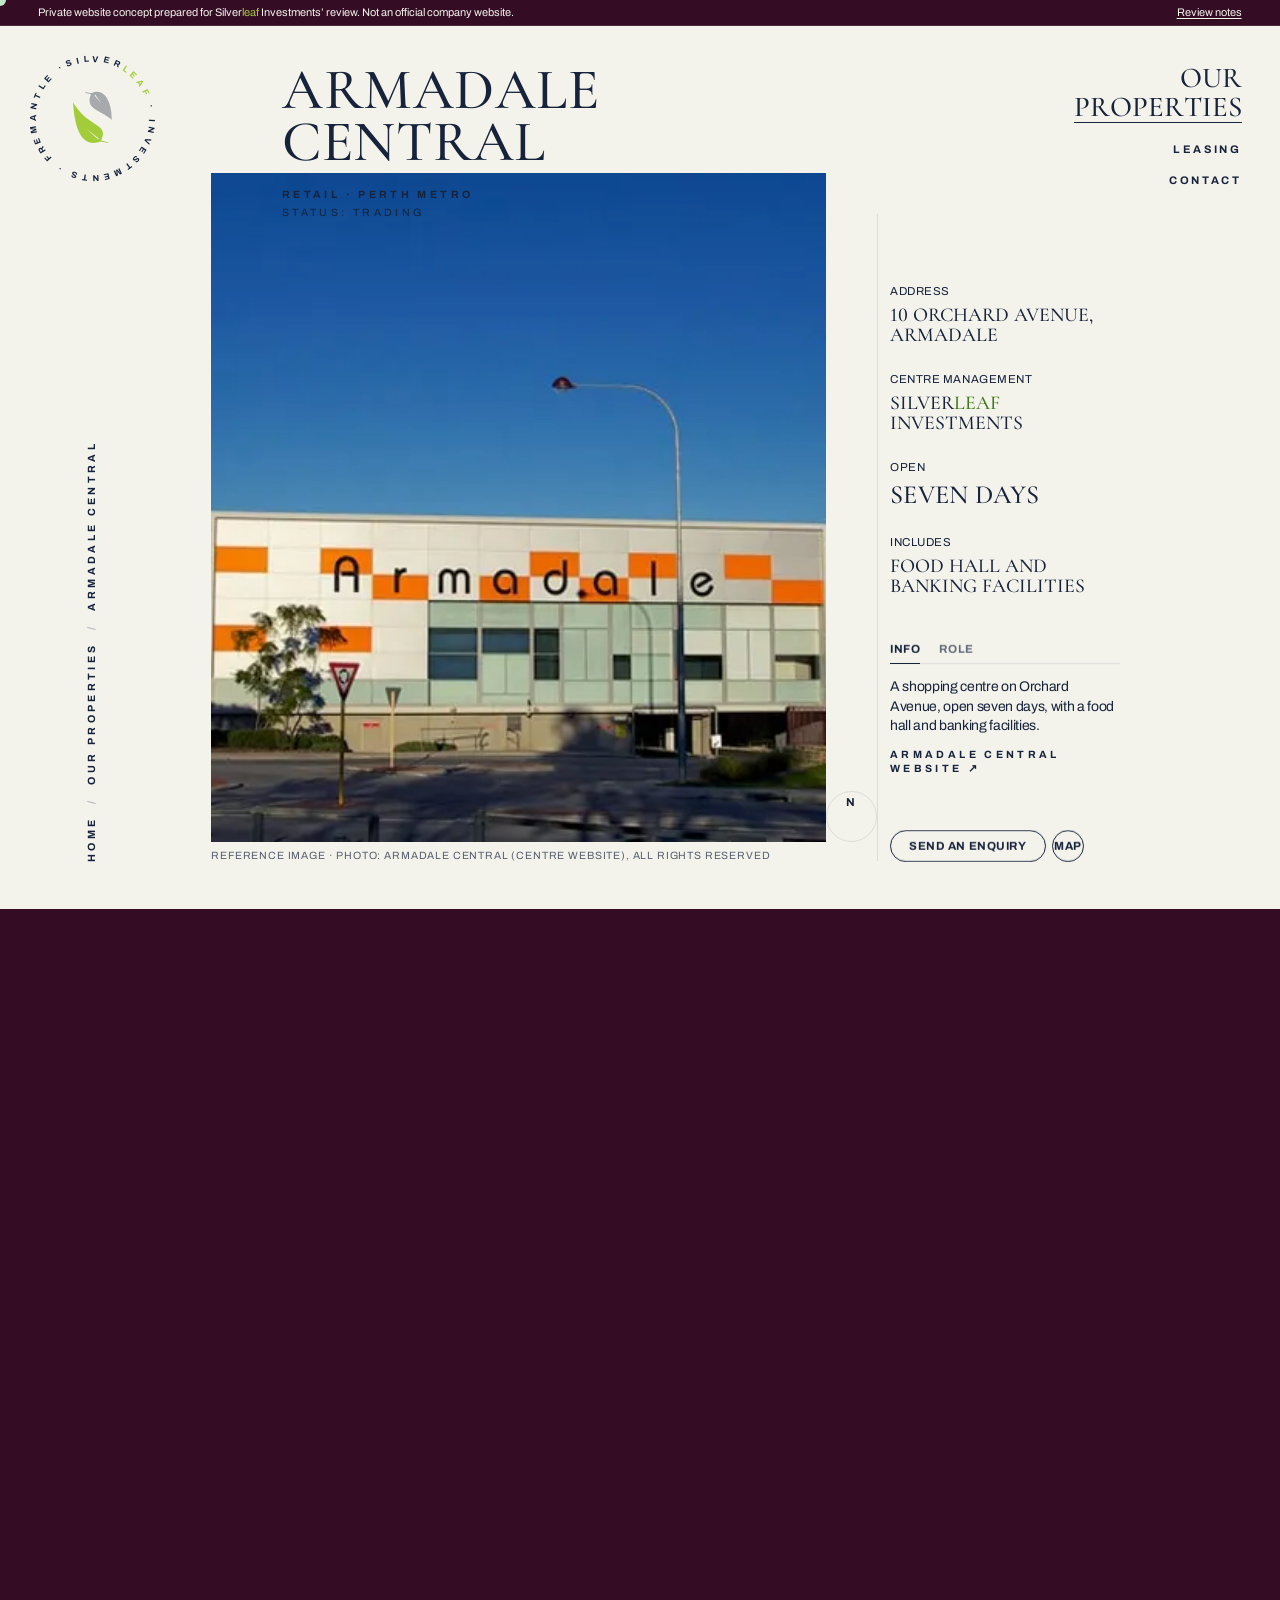
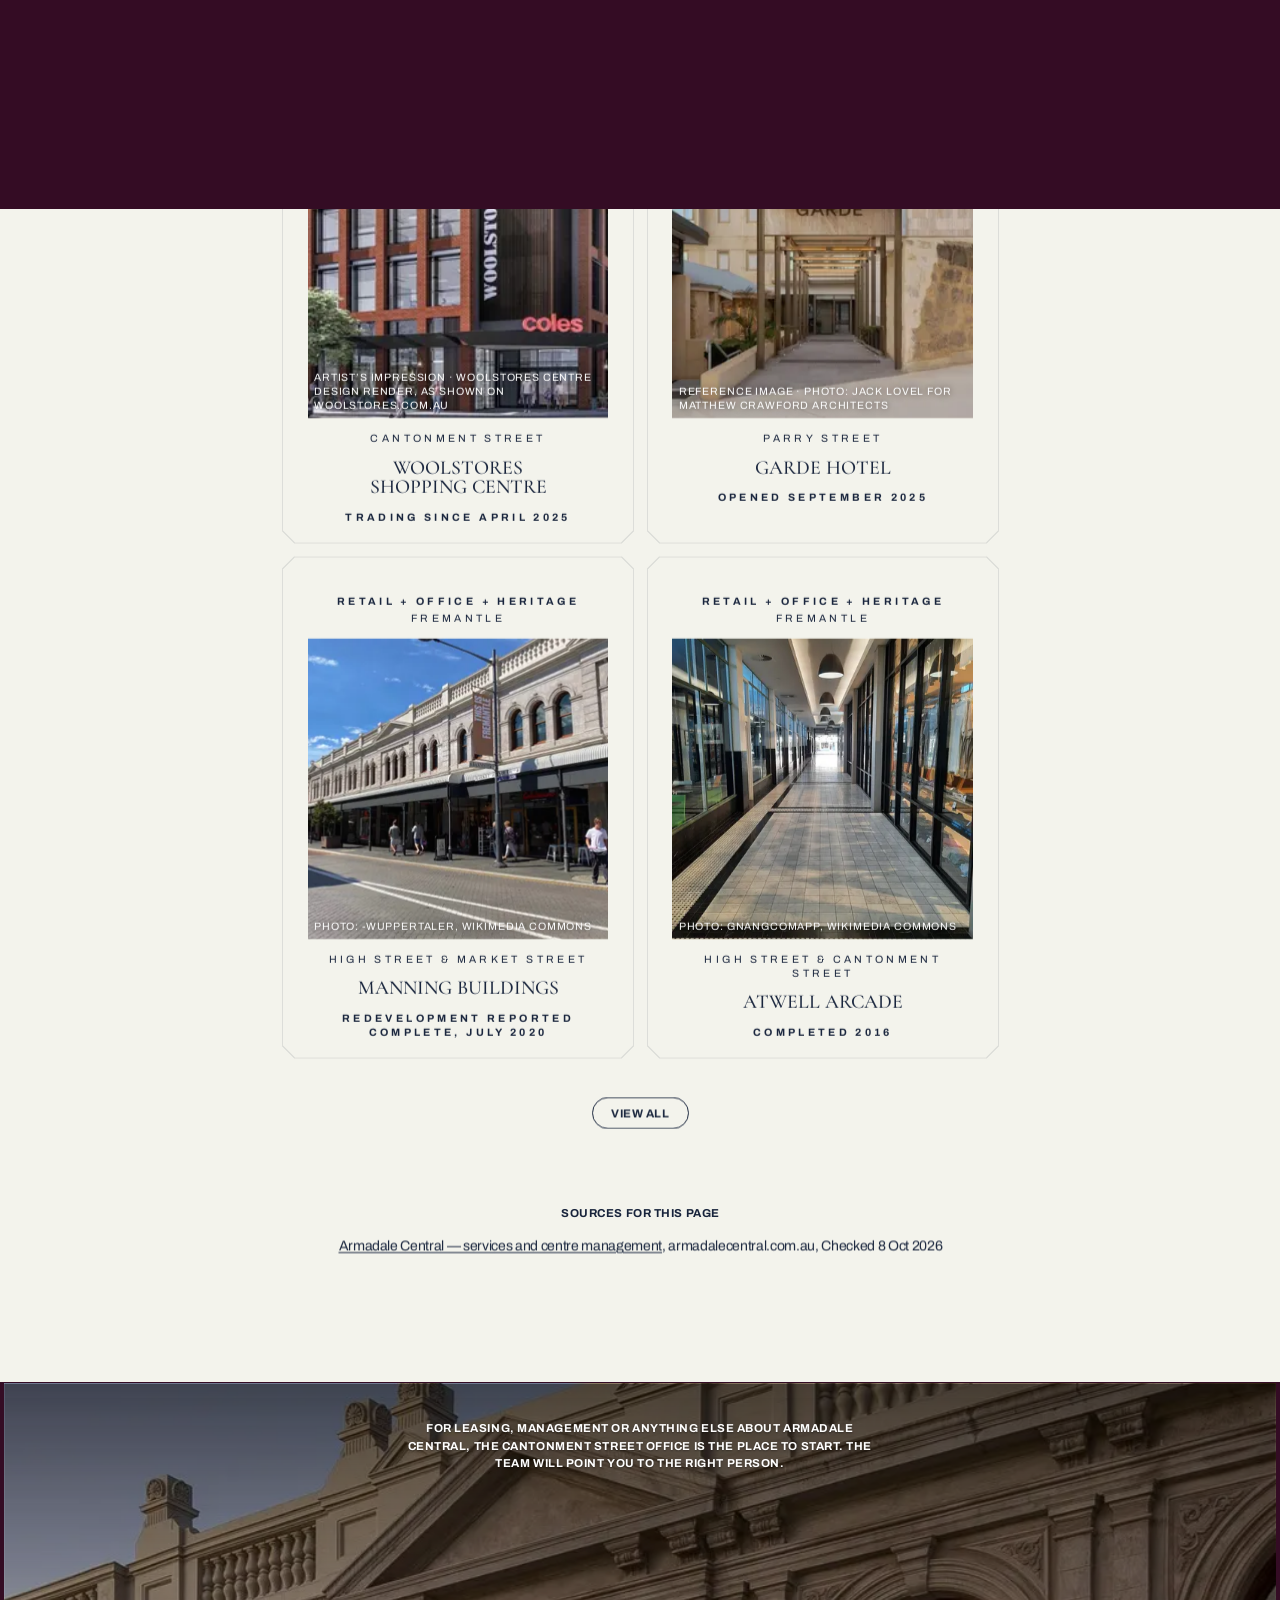
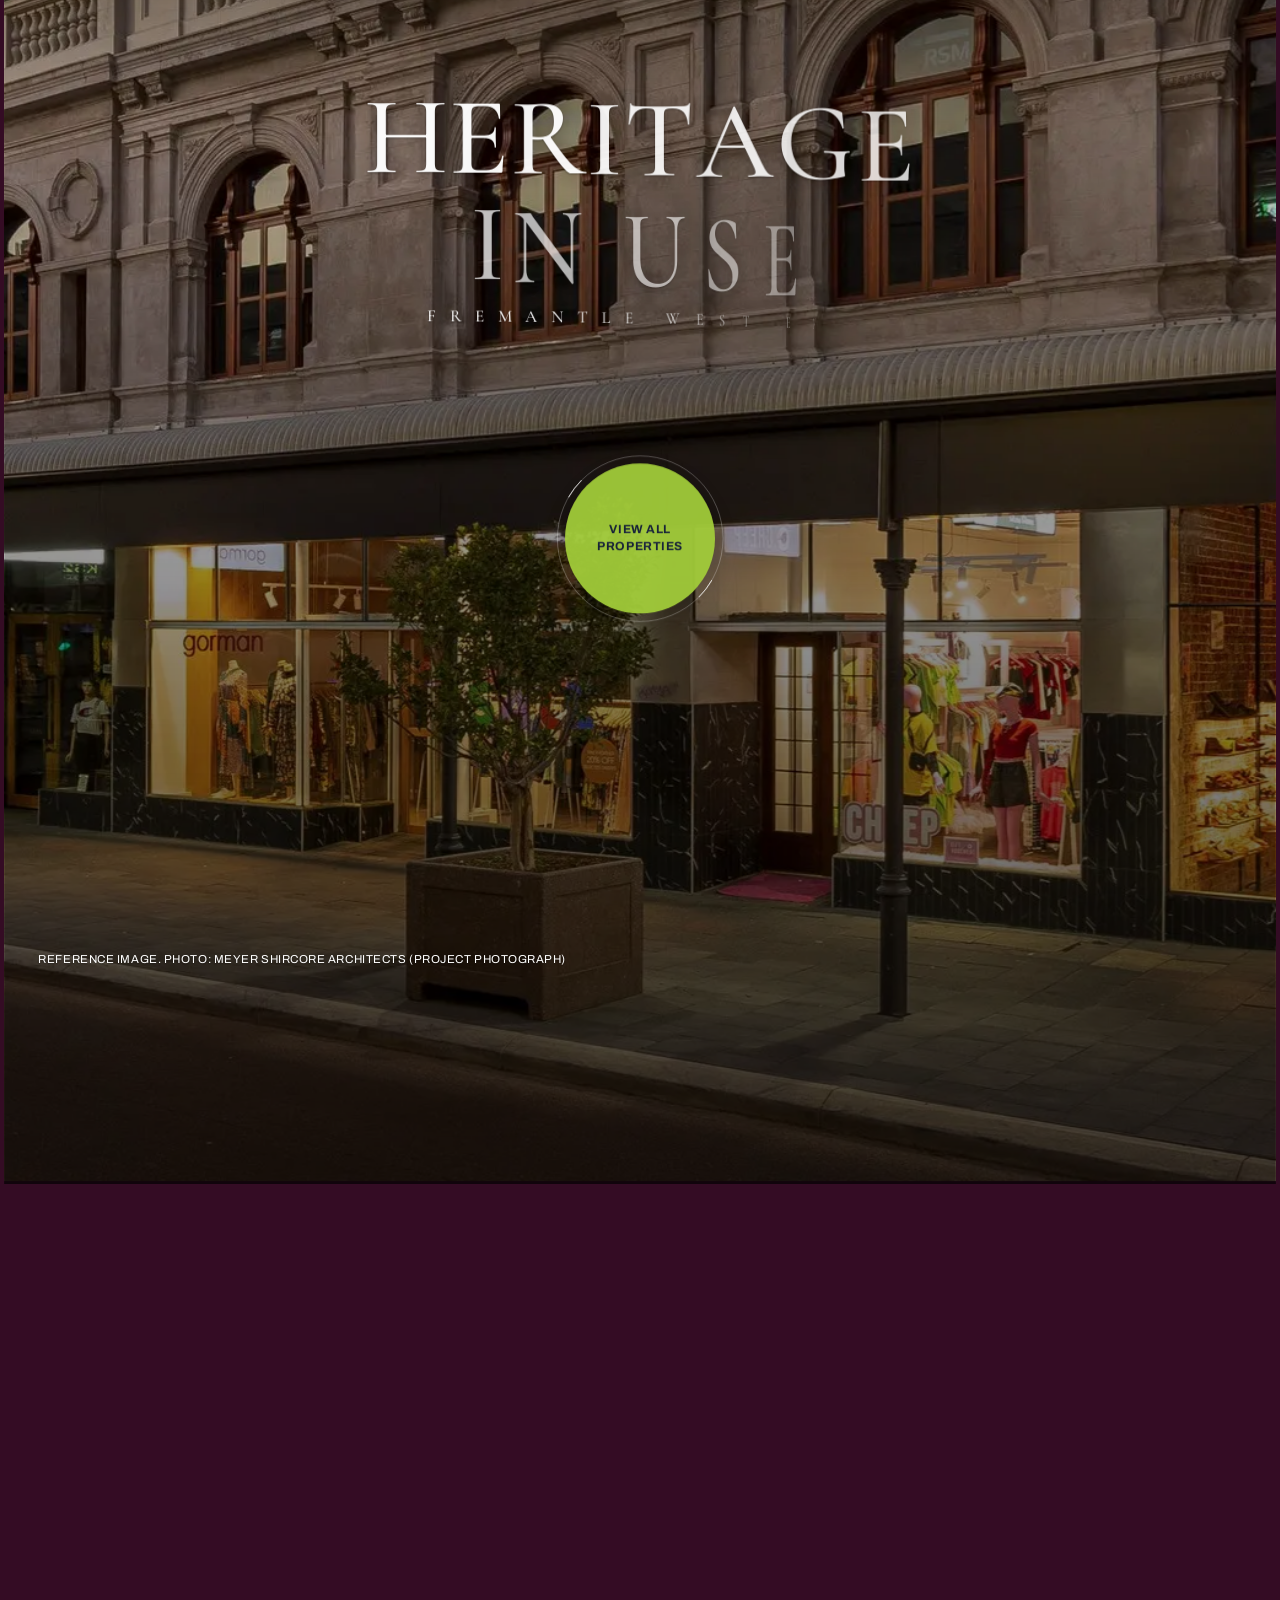
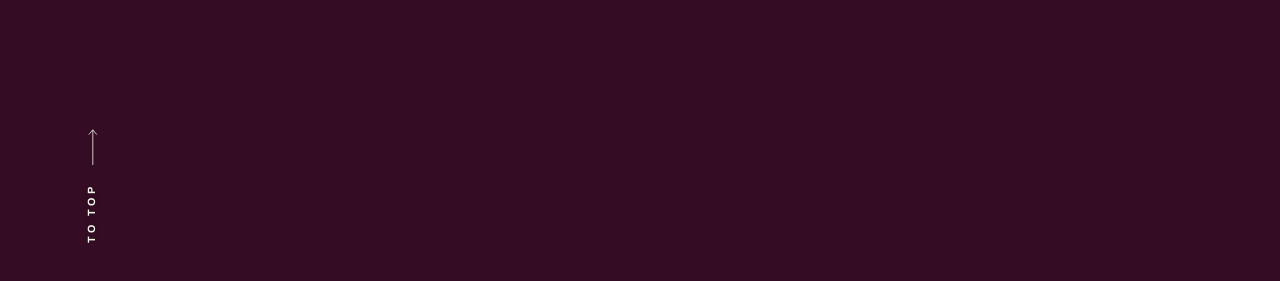
<file: portfolio/armadale-central/index.html>
<!DOCTYPE html><html lang="en-AU" class="no-js"><head><meta charset="utf-8"><meta name="viewport" content="width=device-width, initial-scale=1"><title>Armadale Central (concept)</title><meta name="description" content="Armadale Central, 10 Orchard Avenue, Armadale WA 6112. A shopping centre on Orchard Avenue, open seven days, with a food hall and banking facilities."><meta name="robots" content="noindex, nofollow, noarchive, nosnippet, noimageindex"><meta name="googlebot" content="noindex, nofollow"><meta property="og:type" content="website"><meta property="og:site_name" content="Silverleaf Investments"><meta property="og:locale" content="en_AU"><meta property="og:title" content="Armadale Central"><meta property="og:description" content="Armadale Central, 10 Orchard Avenue, Armadale WA 6112. A shopping centre on Orchard Avenue, open seven days, with a food hall and banking facilities."><meta name="twitter:card" content="summary_large_image"><meta name="referrer" content="strict-origin-when-cross-origin"><meta name="theme-color" content="#340c24"><link rel="icon" href="../../favicon.svg" type="image/svg+xml"><link rel="preload" href="../../assets/cormorant-garamond-latin-wght-normal.CUoBjw-S.woff2" as="font" type="font/woff2" crossorigin><link rel="preload" href="../../assets/mrs-saint-delafield-latin-400-normal.DistX2Vi.woff2" as="font" type="font/woff2" crossorigin><link rel="preload" href="../../assets/archivo-latin-wdth-normal.DY7AcnAa.woff2" as="font" type="font/woff2" crossorigin><script>
      (function () {
        var r = document.documentElement;
        r.classList.remove('no-js');
        if ('scrollRestoration' in history) history.scrollRestoration = 'manual';
        var reduce = window.matchMedia('(prefers-reduced-motion: reduce)').matches;
        if (!reduce) r.classList.add('motion');
        // Arriving through the page-change wipe: start covered, and the stylesheet lifts the panel away.
        try {
          if (!reduce && sessionStorage.getItem('sl-wipe')) {
            sessionStorage.removeItem('sl-wipe');
            r.classList.add('wipe-in');
          }
        } catch (e) {
          /* storage unavailable: no arrival wipe */
        }
        r.style.setProperty('--svh', window.innerHeight + 'px');
        // Failsafe: if the motion script never runs, show everything.
        setTimeout(function () {
          if (!r.classList.contains('motion-ready')) r.classList.remove('motion');
        }, 4000);
      })();
    </script><link rel="stylesheet" href="../../assets/EraLayout.7Xu97_WC.css"><style>.amen-area{height:calc(var(--vh) * 2.5 + 50rem);position:relative}.amen-screen{position:sticky;top:0}.amen-s{height:var(--vh);position:relative}.amen-cms{height:100%;position:relative}.amen-item{height:100%;display:none;position:absolute;inset:0}.amen-item:first-child{display:block;position:relative}.amen-slide{z-index:0;flex-direction:column;justify-content:flex-end;height:100%;display:flex;position:relative}.amen-slide__b{z-index:1;position:relative}.amen-slide__label{grid-area:1/2/2/6}.amen-slide__desc{grid-area:2/2/3/6}.amen-item--text .amen-slide__img:after{content:"";z-index:1;pointer-events:none;background:linear-gradient(to top right,#0009,#0000 65%);position:absolute;inset:0}.amen-para+.amen-para{margin-top:var(--s12)}.amen-para{max-width:52ch}.amen-credit{margin-top:var(--s16)}.amen-slide__img{z-index:0;top:0;bottom:0;left:calc(var(--off) * -1);right:calc(var(--off) * -1);position:absolute}.amen-tabs-w{z-index:1;left:0;right:0;top:var(--s160);position:absolute}.amen-tabs{grid-area:1/7/2/10;position:relative}.amen-tabs__list{flex-direction:column;align-items:flex-start;display:flex}.amen-tab{text-align:left;opacity:.4;transition:opacity var(--dur-s) var(--e-out)}.amen-tab:hover,.amen-tab.is-active{opacity:1}.amen-tabs__line{top:0;bottom:0;left:calc(var(--s16) * -1);background:var(--line);width:1.25px;position:absolute}.amen-tabs__hilight{width:100%;height:calc(40 * var(--u));background:var(--fg);border-radius:2px}.amen-btn-w{z-index:2;left:0;right:0;bottom:var(--s48);pointer-events:none;position:absolute}.amen-btn{pointer-events:auto;grid-area:1/8/2/10}.amen-themes{inset:0 0 var(--vh) 0}.amen-themes__light{height:35rem}@media (width<=991px){.amen-slide__label{grid-area:1/2/2/5}.amen-slide__desc{grid-area:2/1/3/5}.amen-tabs-w{top:var(--s272)}.amen-tabs{grid-area:1/2/2/5}}
.btn-list{gap:var(--s8);flex-wrap:wrap;display:flex}.btn-list.center{justify-content:center}.btn{height:calc(40 * var(--u));padding:var(--s12) var(--s24);border-radius:calc(40 * var(--u));color:var(--fg);white-space:nowrap;pointer-events:auto;justify-content:center;align-items:center;display:inline-flex;position:relative}.btn--circle{width:calc(40 * var(--u));padding:0 var(--s12)}.btn__label{z-index:1;transition:color var(--dur-m) var(--e-out);position:relative;overflow:clip}.btn__bg{z-index:0;border:1px solid var(--fg);border-radius:inherit;position:absolute;inset:0;overflow:clip}.btn__fill{background:var(--fg);height:100%;transition:transform var(--dur-m) var(--e-out), border-radius var(--dur-m) var(--e-out);border-radius:50% 50% 0 0;position:absolute;top:0;left:0;right:0;transform:translateY(101%)}@media (width>=992px){.btn:hover .btn__label{color:var(--bg)}.btn:hover .btn__fill{border-radius:0;transform:translateY(0)}}.btn[disabled]{opacity:.4;cursor:not-allowed}@media (width<=991px){.btn{height:calc(48 * var(--u));padding:var(--s12) var(--s24);border-radius:calc(48 * var(--u))}.btn--circle{width:calc(48 * var(--u))}}
</style><link rel="stylesheet" href="../../assets/_slug_.BKOkgd3a.css"><style>.decor i{display:block;position:absolute}.decor .dt,.decor .db{left:var(--dc);right:var(--dc);background:currentColor;height:1px}.decor .dt{top:0}.decor .db{bottom:0}.decor .dl,.decor .dr{top:var(--dc);bottom:var(--dc);background:currentColor;width:1px}.decor .dl{left:0}.decor .dr{right:0}.decor .dc{width:var(--dc);height:var(--dc)}.decor .tl{background:linear-gradient(to bottom right,#0000 calc(50% - .6px),currentColor calc(50% - .6px) calc(50% + .6px),#0000 calc(50% + .6px));top:0;left:0}.decor .br{background:linear-gradient(to bottom right,#0000 calc(50% - .6px),currentColor calc(50% - .6px) calc(50% + .6px),#0000 calc(50% + .6px));bottom:0;right:0}.decor .tr{background:linear-gradient(to bottom left,#0000 calc(50% - .6px),currentColor calc(50% - .6px) calc(50% + .6px),#0000 calc(50% + .6px));top:0;right:0}.decor .bl{background:linear-gradient(to bottom left,#0000 calc(50% - .6px),currentColor calc(50% - .6px) calc(50% + .6px),#0000 calc(50% + .6px));bottom:0;left:0}
.pcard-item{min-width:0}.pcard{aspect-ratio:392/544;width:100%;height:100%;padding:var(--s48) var(--s32) var(--s24);color:var(--fg);display:block;position:relative}.pcard__c{z-index:3;position:relative}.pcard__img{aspect-ratio:1;position:relative;overflow:clip}.pcard__img picture,.pcard__img .img{width:100%;height:100%;display:block}.pcard__img .img{object-fit:cover;transition:transform var(--dur-l) var(--e-out)}.pcard__credit{left:var(--s8);right:var(--s8);bottom:var(--s8);color:var(--white);letter-spacing:.08em;text-shadow:0 0 6px #0009;position:absolute}.pcard__name{text-wrap:balance}.pcard__decor{z-index:1;pointer-events:none;color:var(--line);position:absolute;inset:0}.pcard__decor .decor{position:absolute;inset:0}.pcard__shadow{z-index:0;border-radius:var(--s32);pointer-events:none;opacity:0;box-shadow:0 calc(24 * var(--u)) calc(64 * var(--u)) #17233b1f;transition:opacity var(--dur-m) var(--e-out);position:absolute;inset:0}@media (width>=992px){.pcard.is-link:hover .pcard__shadow{opacity:1}.pcard.is-link:hover .pcard__img .img{transform:scale(1.04)}}.pcard.is-link:focus-visible{outline-offset:-4px}@media (width<=991px){.pcard{aspect-ratio:auto;padding:var(--s48) var(--s24) var(--s32)}.pcard__shadow{display:none}}
.logo-lockup{width:100%;height:auto;display:block;overflow:visible}.cta-w{position:relative}.cta-s{z-index:1;aspect-ratio:144/168;pointer-events:none;position:relative}.cta-desc{pointer-events:auto;grid-area:1/4/2/8}.cta-sec .lf{text-shadow:0 0 10px #0000008c}.cta-sec .grad.top{background-image:linear-gradient(#0000009e,#00000040 60%,#0000)}.cta-title{pointer-events:auto;grid-area:1/3/2/9}.cta-btn{flex-direction:column;align-items:center;display:flex}.img-p{object-fit:cover;flex:none;width:100%;height:140%}.cta-credit{z-index:2;left:var(--off);bottom:calc(var(--off) + var(--cell-v) * 2 + var(--gap) + var(--s16));position:absolute}.ftr-w{margin-top:calc((var(--off) + var(--cell-v) * 2 + var(--gap)) * -1);position:relative}.ftr-top{z-index:1200;left:0;top:calc(100% - var(--off));height:var(--cell-h);transform-origin:0 0;align-items:center;gap:var(--s24);color:var(--fg);position:absolute;transform:rotate(-90deg)}.ftr-top .sdown__arrow{transform:none}.ftr-s{z-index:1;height:var(--vh);flex-direction:column;justify-content:space-between;display:flex;position:relative}.ftr-s__t{flex:1}.ftr-s__b{flex-direction:column;flex:1;justify-content:flex-end;display:flex}.ftr-contact{flex-direction:column;grid-area:1/3/2/9;align-items:center;display:flex}.ftr-logo{width:calc(150 * var(--u));color:var(--fg)}.ftr-phone{color:var(--fg);white-space:nowrap}.ftr-address{padding:0 var(--s48);text-align:center;flex-direction:column;grid-area:2/5/3/7;align-items:center;display:flex}.ftr-info{flex-direction:column;grid-area:1/3/2/6;justify-content:flex-end;display:flex}.ftr-credits{flex-direction:column;grid-area:1/6/2/9;justify-content:flex-end;align-items:flex-end;display:flex}.ftr-bg{z-index:-1;bottom:100%;left:calc(var(--off) * -1);right:calc(var(--off) * -1);height:calc(var(--vh) * 2);background:var(--bg);position:absolute}@media (width<=991px){.cta-s{aspect-ratio:2/6}.cta-desc,.cta-title,.ftr-contact{grid-area:1/1/2/5}.ftr-address{margin:0 calc(var(--gap) * -1);grid-area:2/2/3/4;padding:0}.ftr-info{grid-area:1/1/2/3}.ftr-credits{grid-area:1/3/2/5}}
</style></head><body class="on-light"><a class="skip" href="#main">Skip to content</a><aside class="notice" aria-label="Concept notice"><span>Private website concept prepared for Silver<span class="lf">leaf</span> Investments’ review. Not an official company website.</span><a href="../../review-notes/index.html">Review notes</a></aside><header class="hdr"><a class="hdr-logo on-light" data-theme href="../../" aria-label="Silverleaf Investments, home"><span class="symbol hdr-logo__sym"><svg class="logo-mark leaf-mark" viewBox="31.42 0.2 40 40" aria-hidden="true"><path fill="var(--logo-grey, #A7A9AC)" fill-rule="evenodd" d="M50.718 1.905 C44.854 14.170 57.644 14.059 66.083 22.031 C66.268 8.605 60.378 -2.847 50.718 1.905Z M52.982 3.493 L53.197 3.773 L53.413 4.052 L53.632 4.330 L53.851 4.607 L54.072 4.882 L54.294 5.156 L54.518 5.429 L54.743 5.700 L54.970 5.970 L55.198 6.239 L55.427 6.507 L55.658 6.773 L55.890 7.037 L56.123 7.301 L56.358 7.563 L56.594 7.824 L56.831 8.084 L57.070 8.342 L57.310 8.599 L57.552 8.854 L57.795 9.109 L58.039 9.362 L58.285 9.613 L58.315 9.587 L58.096 9.312 L57.878 9.036 L57.662 8.759 L57.448 8.482 L57.236 8.203 L57.025 7.923 L56.815 7.642 L56.607 7.360 L56.401 7.077 L56.196 6.793 L55.993 6.508 L55.792 6.222 L55.592 5.935 L55.394 5.648 L55.197 5.359 L55.002 5.069 L54.809 4.778 L54.617 4.486 L54.427 4.193 L54.238 3.899 L54.051 3.604 L53.866 3.308 L53.681 3.010Z"></path><path fill="var(--logo-grey, #A7A9AC)" d="M53.302 1.922 L52.980 1.925 L52.662 1.924 L52.344 1.919 L52.027 1.910 L51.710 1.897 L51.394 1.880 L51.077 1.858 L50.762 1.833 L50.447 1.804 L50.132 1.770 L49.817 1.733 L49.503 1.691 L49.190 1.645 L48.876 1.595 L48.564 1.541 L48.251 1.483 L47.939 1.421 L47.628 1.355 L47.317 1.285 L47.006 1.210 L46.696 1.132 L46.386 1.049 L46.075 0.961 L45.925 1.439 L46.233 1.546 L46.544 1.649 L46.856 1.748 L47.168 1.844 L47.482 1.935 L47.796 2.022 L48.112 2.105 L48.428 2.184 L48.745 2.259 L49.064 2.329 L49.383 2.396 L49.703 2.458 L50.024 2.517 L50.346 2.571 L50.669 2.621 L50.993 2.667 L51.317 2.709 L51.643 2.746 L51.970 2.780 L52.297 2.809 L52.625 2.834 L52.955 2.855 L53.282 2.872Z"></path><path fill="var(--leaf, #A2CC3A)" fill-rule="evenodd" d="M57.532 38.500 C64.951 23.866 48.748 29.249 36.760 8.724 C37.833 27.298 42.806 44.085 57.532 38.500Z M56.430 36.212 L56.016 35.909 L55.604 35.606 L55.193 35.301 L54.784 34.995 L54.375 34.687 L53.968 34.377 L53.561 34.067 L53.156 33.754 L52.752 33.440 L52.349 33.125 L51.947 32.808 L51.547 32.489 L51.147 32.169 L50.749 31.848 L50.351 31.525 L49.955 31.200 L49.560 30.874 L49.166 30.546 L48.773 30.217 L48.382 29.887 L47.991 29.554 L47.602 29.221 L47.214 28.885 L47.186 28.915 L47.551 29.276 L47.917 29.636 L48.284 29.994 L48.652 30.352 L49.022 30.707 L49.393 31.062 L49.766 31.415 L50.140 31.767 L50.515 32.117 L50.891 32.466 L51.269 32.814 L51.648 33.160 L52.028 33.505 L52.410 33.849 L52.793 34.191 L53.178 34.532 L53.563 34.872 L53.950 35.210 L54.339 35.547 L54.728 35.882 L55.119 36.216 L55.512 36.549 L55.905 36.880Z"></path><path fill="var(--leaf, #A2CC3A)" d="M56.141 37.900 L56.449 38.012 L56.760 38.121 L57.073 38.226 L57.386 38.327 L57.700 38.423 L58.014 38.516 L58.330 38.604 L58.646 38.688 L58.963 38.768 L59.280 38.843 L59.599 38.915 L59.918 38.982 L60.238 39.045 L60.559 39.104 L60.880 39.159 L61.202 39.210 L61.525 39.256 L61.849 39.299 L62.173 39.337 L62.498 39.371 L62.824 39.401 L63.150 39.427 L63.476 39.449 L63.524 38.951 L63.204 38.910 L62.886 38.866 L62.569 38.817 L62.254 38.764 L61.940 38.708 L61.627 38.647 L61.316 38.583 L61.006 38.515 L60.696 38.442 L60.389 38.366 L60.082 38.286 L59.776 38.202 L59.472 38.114 L59.169 38.022 L58.867 37.926 L58.567 37.826 L58.267 37.722 L57.969 37.615 L57.672 37.503 L57.376 37.388 L57.081 37.269 L56.788 37.146 L56.493 37.017Z"></path></svg></span><span class="hdr-logo__ring" data-logo-ring aria-hidden="true"><svg viewBox="0 0 120 120"><defs><path id="ring" d="M60,60 m-47,0 a47,47 0 1,1 94,0 a47,47 0 1,1 -94,0"></path></defs><text><textPath href="#ring" startOffset="0" textLength="292">SILVER<tspan class="ring-leaf">LEAF</tspan> · INVESTMENTS · FREMANTLE · </textPath></text></svg></span></a><nav class="hdr-nav on-light" data-theme aria-label="Main"><div class="hdr-nav__list desk-f"><a class="u-link hdr-nav__main h6" href="../../portfolio/index.html" aria-current="page"><span class="u-link__t">Our<br>Properties</span><span class="u-link__line" aria-hidden="true"></span></a><span class="u24" aria-hidden="true"></span><a class="nav-l2 l2" href="../../leasing/index.html"><span class="roll"><span class="roll__t">Leasing</span><span class="roll__t" aria-hidden="true">Leasing</span></span></a><span class="nav-gap" aria-hidden="true"></span><a class="nav-l2 l2" href="../../contact/index.html"><span class="roll"><span class="roll__t">Contact</span><span class="roll__t" aria-hidden="true">Contact</span></span></a></div><button class="hdr-menu-btn mob-f l2" type="button" aria-expanded="false" aria-controls="menu" data-menu-btn><span data-menu-label>Menu</span><span class="hdr-menu-btn__ico" aria-hidden="true"><i></i><i></i></span></button></nav></header><nav class="crumbs desk-f on-light" data-theme aria-label="Breadcrumb"><a class="l2 roll crumbs__item" href="../../"><span class="roll__t">Home</span><span class="roll__t" aria-hidden="true">Home</span></a><span class="l2 crumbs__sep" aria-hidden="true">/</span><a class="l2 roll crumbs__item" href="../../portfolio/index.html"><span class="roll__t">Our properties</span><span class="roll__t" aria-hidden="true">Our properties</span></a><span class="l2 crumbs__sep" aria-hidden="true">/</span><span class="l2 crumbs__item is-active" aria-current="page">Armadale Central</span></nav><div class="menu on-color" id="menu" data-menu hidden><nav class="menu__list" aria-label="Menu"><a class="h3" href="../../">Home</a><a class="h3" href="../../portfolio/index.html">Our properties</a><a class="h3" href="../../about/index.html">About</a><a class="h3" href="../../leasing/index.html">Leasing</a><a class="h3" href="../../contact/index.html">Contact</a></nav><p class="l1 menu__foot">Level 2, 25 Cantonment Street, Fremantle WA 6160<br><a href="tel:+61893355492">08 9335 5492</a></p></div><div class="tips" data-tips aria-hidden="true"></div><main id="main" tabindex="-1"><section class="section clip on-light lot-sec" data-bg="light" aria-labelledby="lot-title"><div class="ctn"><div class="lot-s"><div class="lot-info"><div class="grid lot-info__g"><div class="lot-info__c"><div class="lot-head"><div class="u48"></div><div class="u96 mob"></div><div class="lot-head__num"><h1 id="lot-title" class="h3" data-r="h">Armadale Central</h1><div class="minimap mob-f lot-head__map"><div class="compass" aria-hidden="true"><span class="l1 ac">N</span></div></div></div><div class="u24"></div><p class="l2" data-r="p">Retail · Perth metro</p><div class="u4"></div><p class="l2 reg" data-r="p">Status: Trading</p><div class="u16"></div></div><div class="lot-media lot-media--mob mob" tabindex="0" role="region" aria-label="Photographs of Armadale Central"><figure class="lot-mm"><button class="lot-zoom" type="button" data-zoom="0" aria-label="View larger: Armadale Central from the street: a long white and orange facade with the word Armadale across it."><picture><source srcset="../../assets/armadale-central.l2jFEacB_a85l2.webp 400w, ../../assets/armadale-central.l2jFEacB_ZrEhSP.webp 556w" type="image/webp" sizes="80vw"><img src="../../assets/armadale-central.l2jFEacB_ZrEhSP.webp" srcset="../../assets/armadale-central.l2jFEacB_a85l2.webp 400w, ../../assets/armadale-central.l2jFEacB_ZrEhSP.webp 556w" alt sizes="80vw" loading="lazy" style="object-position:50% 70%" decoding="async" width="556" height="434" class="img"></picture></button><figcaption class="l2 reg lot-cap">Reference image · Photo: Armadale Central (centre website), All rights reserved</figcaption></figure></div><div class="lot-info__t" data-lenis-prevent tabindex="0" role="region" aria-label="Property details"><div class="u64"></div><dl class="lot-data" data-r="ctn"><div class="data-item"><dt class="l1 reg">Address</dt><dd class="h6">10 Orchard Avenue, Armadale</dd></div><div class="data-item"><dt class="l1 reg">Centre management</dt><dd class="h6">Silver<span class="lf">leaf</span> Investments</dd></div><div class="data-item"><dt class="l1 reg">Open</dt><dd class="h5">Seven days</dd></div><div class="data-item"><dt class="l1 reg">Includes</dt><dd class="h6">Food hall and banking facilities</dd></div></dl><div class="u48"></div><div class="lot-more" data-tabs data-r="ctn"><div class="tabs" role="tablist" aria-label="About this property"><button class="tab is-active l1" type="button" role="tab" aria-selected="true" aria-controls="lt-info" data-tab-trigger="info">Info</button><button class="tab l1" type="button" role="tab" aria-selected="false" aria-controls="lt-role" data-tab-trigger="role">Role</button><div class="tabs__line"></div><div class="tabs__hilight" data-tab-hilight data-dir="x"></div></div><div class="lot-more__c"><div class="lot-more__p is-active" id="lt-info" role="tabpanel" data-tab-content="info"><div class="u16"></div><p class="p1" data-tab="p">A shopping centre on Orchard Avenue, open seven days, with a food hall and banking facilities.</p><ul class="lot-links" data-tab="ctn"><li><a class="l2 roll" href="https://www.armadalecentral.com.au/" rel="noopener noreferrer"><span class="roll__t">Armadale Central website ↗</span><span class="roll__t" aria-hidden="true">Armadale Central website ↗</span></a></li></ul></div><div class="lot-more__p" id="lt-role" role="tabpanel" data-tab-content="role"><div class="u16"></div><p class="l2" data-tab="p">Centre management</p><div class="u8"></div><p class="p1" data-tab="p">The centre website names Silver<span class="lf">leaf</span> Investments as centre management.</p></div><div class="u160 desk"></div></div></div></div><div class="lot-info__b"><div class="u16 desk"></div><div class="u32 mob"></div><div class="btn-list" data-r="ctn"><a href="../../contact/index.html?property=armadale-central" class="btn roll-trigger"><span class="btn__label l1"><span class="roll"><span class="roll__t">Send an enquiry</span><span class="roll__t" aria-hidden="true">Send an enquiry</span></span></span><span class="btn__bg" aria-hidden="true"><span class="btn__fill"></span></span></a><a href="https://www.openstreetmap.org/search?query=10%20Orchard%20Avenue%2C%20Armadale%20WA%206112" rel="noopener noreferrer" aria-label="10 Orchard Avenue, Armadale WA 6112 on OpenStreetMap" class="btn roll-trigger btn--circle"><span class="btn__label l1"><span class="roll"><span class="roll__t">Map</span><span class="roll__t" aria-hidden="true">Map</span></span></span><span class="btn__bg" aria-hidden="true"><span class="btn__fill"></span></span></a></div><div class="u48"></div></div><div class="lot-line desk"><div class="line-v" data-r="line"></div></div></div></div></div><div class="lot-media lot-media--desk desk"><div class="grid"><div class="lot-media__c"><div class="lot-lead"><figure class="lot-lead__img"><button class="lot-zoom" type="button" data-zoom="0" aria-label="View larger: Armadale Central from the street: a long white and orange facade with the word Armadale across it."><picture><source srcset="../../assets/armadale-central.l2jFEacB_ZrEhSP.webp 556w" type="image/webp" sizes="56vw"><img src="../../assets/armadale-central.l2jFEacB_ZrEhSP.webp" srcset="../../assets/armadale-central.l2jFEacB_ZrEhSP.webp 556w" alt sizes="56vw" loading="eager" style="object-position:50% 70%" decoding="async" width="556" height="434" class="img"></picture></button><figcaption class="l2 reg lot-cap">Reference image · Photo: Armadale Central (centre website), All rights reserved</figcaption></figure><div class="minimap lot-lead__map"><div class="compass" aria-hidden="true"><span class="l1 ac">N</span></div></div></div><div class="u48"></div><div class="lot-list"></div><div class="u48"></div></div></div></div></div></div></section><section class="section arch clip on-light other-arch is-flow" aria-labelledby="other-title"><div class="ctn"><div class="other-title-s"><div><div class="u160"></div><div class="grid"><div class="other-title"><h2 id="other-title" class="h3 ac" data-r="h">Other<br>properties</h2></div></div><div class="u48"></div></div><div class="divider"><div class="line-v" data-r="line"></div></div><div><div class="u48"></div><div class="grid"><div class="s-title"><p class="l1 ac" data-r="p">More of the Silver<span class="lf">leaf</span> register</p></div></div><div class="u16"></div></div></div></div></section><section class="section clip on-light other-sec" data-bg="light"><div class="ctn"><div class="grid"><div class="other-s"><div class="u48"></div><div class="other-list" data-r="ctn"><div class="pcard-item" data-filter-item data-location="fremantle" data-sectors="retail office" data-name="Woolstores Shopping Centre"><a href="../../portfolio/woolstores/index.html" aria-labelledby="pc-woolstores" class="pcard is-link"><div class="pcard__c"><div class="pcard__t"><p class="l2 ac">Retail + Office</p><div class="u4"></div><p class="l2 reg ac">Fremantle</p></div><div class="u16"></div><div class="pcard__img"><picture><source srcset="../../assets/woolstores-render.pZJi7FJs_Z1WoSub.webp 400w, ../../assets/woolstores-render.pZJi7FJs_14Ht6N.webp 711w" type="image/webp" sizes="(min-width: 992px) 24vw, 90vw"><img src="../../assets/woolstores-render.pZJi7FJs_14Ht6N.webp" srcset="../../assets/woolstores-render.pZJi7FJs_Z1WoSub.webp 400w, ../../assets/woolstores-render.pZJi7FJs_14Ht6N.webp 711w" alt="Artist’s impression of the new Woolstores centre on the corner of Cantonment and Queen streets: a red-brick building with Coles signage and street trees." sizes="(min-width: 992px) 24vw, 90vw" loading="lazy" style="object-position:55% 50%" decoding="async" width="711" height="400" class="img"></picture><span class="pcard__credit l2 reg">Artist’s impression · Woolstores centre design render, as shown on woolstores.com.au</span></div><div class="u16"></div><div class="pcard__b"><p class="l2 reg ac">Cantonment Street</p><div class="u16"></div><h3 class="h6 ac pcard__name" id="pc-woolstores">Woolstores Shopping Centre</h3><div class="u16"></div><p class="l2 ac">Trading since April 2025</p></div></div><span class="pcard__decor"><span class="decor" style="--dc:var(--s16)" aria-hidden="true"><i class="dt"></i><i class="db"></i><i class="dl"></i><i class="dr"></i><i class="dc tl"></i><i class="dc tr"></i><i class="dc bl"></i><i class="dc br"></i></span></span><span class="pcard__shadow" aria-hidden="true"></span></a></div><div class="pcard-item" data-filter-item data-location="fremantle" data-sectors="hospitality heritage" data-name="Garde Hotel"><a href="../../portfolio/garde-hotel/index.html" aria-labelledby="pc-garde-hotel" class="pcard is-link"><div class="pcard__c"><div class="pcard__t"><p class="l2 ac">Hospitality + Heritage</p><div class="u4"></div><p class="l2 reg ac">Fremantle</p></div><div class="u16"></div><div class="pcard__img"><picture><source srcset="../../assets/garde-entry.DaKuK55j_ZswgsN.webp 400w, ../../assets/garde-entry.DaKuK55j_Z1zr36Y.webp 720w, ../../assets/garde-entry.DaKuK55j_2uPRTg.webp 1080w" type="image/webp" sizes="(min-width: 992px) 24vw, 90vw"><img src="../../assets/garde-entry.DaKuK55j_Z2uaFgM.webp" srcset="../../assets/garde-entry.DaKuK55j_ZswgsN.webp 400w, ../../assets/garde-entry.DaKuK55j_Z1zr36Y.webp 720w, ../../assets/garde-entry.DaKuK55j_2uPRTg.webp 1080w" alt="The entrance to Garde Hotel, Fremantle: a limestone wall and a framed walkway beneath the GARDE sign." sizes="(min-width: 992px) 24vw, 90vw" loading="lazy" style="object-position:45% 50%" decoding="async" width="1500" height="998" class="img"></picture><span class="pcard__credit l2 reg">Reference image · Photo: Jack Lovel for Matthew Crawford Architects</span></div><div class="u16"></div><div class="pcard__b"><p class="l2 reg ac">Parry Street</p><div class="u16"></div><h3 class="h6 ac pcard__name" id="pc-garde-hotel">Garde Hotel</h3><div class="u16"></div><p class="l2 ac">Opened September 2025</p></div></div><span class="pcard__decor"><span class="decor" style="--dc:var(--s16)" aria-hidden="true"><i class="dt"></i><i class="db"></i><i class="dl"></i><i class="dr"></i><i class="dc tl"></i><i class="dc tr"></i><i class="dc bl"></i><i class="dc br"></i></span></span><span class="pcard__shadow" aria-hidden="true"></span></a></div><div class="pcard-item" data-filter-item data-location="fremantle" data-sectors="retail office heritage" data-name="Manning Buildings"><a href="../../portfolio/manning-buildings/index.html" aria-labelledby="pc-manning-buildings" class="pcard is-link"><div class="pcard__c"><div class="pcard__t"><p class="l2 ac">Retail + Office + Heritage</p><div class="u4"></div><p class="l2 reg ac">Fremantle</p></div><div class="u16"></div><div class="pcard__img"><picture><source srcset="../../assets/manning-market-street.BfvOKijW_10Dsx3.webp 400w, ../../assets/manning-market-street.BfvOKijW_Z1CIYO0.webp 720w, ../../assets/manning-market-street.BfvOKijW_Z1IDOst.webp 1080w" type="image/webp" sizes="(min-width: 992px) 24vw, 90vw"><img src="../../assets/manning-market-street.BfvOKijW_Zd8tVt.webp" srcset="../../assets/manning-market-street.BfvOKijW_10Dsx3.webp 400w, ../../assets/manning-market-street.BfvOKijW_Z1CIYO0.webp 720w, ../../assets/manning-market-street.BfvOKijW_Z1IDOst.webp 1080w" alt="The restored Manning Buildings along Market Street, Fremantle, with arched first-floor windows above street verandahs." sizes="(min-width: 992px) 24vw, 90vw" loading="lazy" style="object-position:55% 45%" decoding="async" width="2400" height="1800" class="img"></picture><span class="pcard__credit l2 reg">Photo: -wuppertaler, Wikimedia Commons</span></div><div class="u16"></div><div class="pcard__b"><p class="l2 reg ac">High Street &amp; Market Street</p><div class="u16"></div><h3 class="h6 ac pcard__name" id="pc-manning-buildings">Manning Buildings</h3><div class="u16"></div><p class="l2 ac">Redevelopment reported complete, July 2020</p></div></div><span class="pcard__decor"><span class="decor" style="--dc:var(--s16)" aria-hidden="true"><i class="dt"></i><i class="db"></i><i class="dl"></i><i class="dr"></i><i class="dc tl"></i><i class="dc tr"></i><i class="dc bl"></i><i class="dc br"></i></span></span><span class="pcard__shadow" aria-hidden="true"></span></a></div><div class="pcard-item" data-filter-item data-location="fremantle" data-sectors="retail office heritage" data-name="Atwell Arcade"><a href="../../portfolio/atwell-arcade/index.html" aria-labelledby="pc-atwell-arcade" class="pcard is-link"><div class="pcard__c"><div class="pcard__t"><p class="l2 ac">Retail + Office + Heritage</p><div class="u4"></div><p class="l2 reg ac">Fremantle</p></div><div class="u16"></div><div class="pcard__img"><picture><source srcset="../../assets/atwell-arcade.DO1dFh19_Z1bNOyw.webp 400w, ../../assets/atwell-arcade.DO1dFh19_jDaMm.webp 720w, ../../assets/atwell-arcade.DO1dFh19_2uSq44.webp 1080w" type="image/webp" sizes="(min-width: 992px) 24vw, 90vw"><img src="../../assets/atwell-arcade.DO1dFh19_Z2i4Sgl.webp" srcset="../../assets/atwell-arcade.DO1dFh19_Z1bNOyw.webp 400w, ../../assets/atwell-arcade.DO1dFh19_jDaMm.webp 720w, ../../assets/atwell-arcade.DO1dFh19_2uSq44.webp 1080w" alt="Inside Atwell Arcade, Fremantle: a long, bright walkway between glazed shopfronts." sizes="(min-width: 992px) 24vw, 90vw" loading="lazy" style="object-position:50% 55%" decoding="async" width="1800" height="2400" class="img"></picture><span class="pcard__credit l2 reg">Photo: Gnangcomapp, Wikimedia Commons</span></div><div class="u16"></div><div class="pcard__b"><p class="l2 reg ac">High Street &amp; Cantonment Street</p><div class="u16"></div><h3 class="h6 ac pcard__name" id="pc-atwell-arcade">Atwell Arcade</h3><div class="u16"></div><p class="l2 ac">Completed 2016</p></div></div><span class="pcard__decor"><span class="decor" style="--dc:var(--s16)" aria-hidden="true"><i class="dt"></i><i class="db"></i><i class="dl"></i><i class="dr"></i><i class="dc tl"></i><i class="dc tr"></i><i class="dc bl"></i><i class="dc br"></i></span></span><span class="pcard__shadow" aria-hidden="true"></span></a></div></div><div class="u48"></div><div class="btn-list center" data-r="ctn"><a href="../../portfolio/index.html" class="btn roll-trigger"><span class="btn__label l1"><span class="roll"><span class="roll__t">View all</span><span class="roll__t" aria-hidden="true">View all</span></span></span><span class="btn__bg" aria-hidden="true"><span class="btn__fill"></span></span></a></div><div class="u96"></div><div class="lot-sources"><h2 class="l1 ac" data-r="p">Sources for this page</h2><div class="u16"></div><ul data-r="ctn"><li class="p1 ac"><a href="https://www.armadalecentral.com.au/services/" rel="noopener noreferrer">Armadale Central — services and centre management</a>, armadalecentral.com.au, Checked 8 Oct 2026</li></ul></div><div class="u160"></div></div></div></div></section><section class="section on-color cta-sec" data-bg="color" aria-labelledby="cta-title"><div class="ctn cta-clip" data-footer-clip><div class="cta-w"><div class="cta-s"><div class="u48"></div><div class="grid"><div class="cta-desc"><p class="l1 ac" data-r="p">For leasing, management or anything else about Armadale Central, the Cantonment Street office is the place to start. The team will point you to the right person.</p></div></div><div class="u272"></div><div class="grid"><div class="cta-title"><h2 id="cta-title" class="h1 ac" data-r="h">Heritage<br>in use</h2><div class="u32"></div><p class="c1 ac" data-r="h">Fremantle West End</p><div class="u160"></div><div class="cta-btn"><div class="btn-circle roll-trigger" data-btn-circle data-magnetic data-r="ctn"><span class="btn-circle__label l1" data-magnetic-inner aria-hidden="true"><span class="roll"><span class="roll__t">View all properties</span><span class="roll__t" aria-hidden="true">View all properties</span></span></span><span class="btn-circle__bg" aria-hidden="true"><svg viewBox="0 0 208 208"><circle class="arc" cx="104" cy="104" r="103.5" fill="none" stroke="currentColor" stroke-width="1" transform="rotate(-150 104 104)" style="stroke-dasharray:27.12 650.31"></circle><circle class="arc" cx="104" cy="104" r="103.5" fill="none" stroke="currentColor" stroke-width="1" transform="rotate(30 104 104)" style="stroke-dasharray:27.12 650.31"></circle><circle class="track" cx="104" cy="104" r="103.5" fill="none" stroke-width="1"></circle></svg></span><a class="btn-circle__link" href="../../portfolio/index.html" aria-label="View all properties"></a></div></div></div></div></div><div class="w-bg"><div class="img-w" data-par-w><img class="img-p" data-par="img" src="../../assets/manning-dusk.BoLgAfOb_Z1BKr9H.webp" alt="The restored Manning Buildings, Fremantle, at dusk: arched upper windows above lit shopfronts under the street verandah." width="2400" height="1600" loading="lazy" style="object-position:60% 45%"><div class="grad top x4"></div><div class="grad"></div><div class="grad"></div></div><p class="cta-credit l1 reg">Reference image. Photo: Meyer Shircore Architects (project photograph)</p></div></div></div></section><footer class="section on-dark ftr-sec" data-bg="dark" aria-label="Contact details"><div class="ctn"><div class="ftr-w" data-footer><a class="ftr-top desk-f" href="#main" data-to-top><span class="l2">To top</span><span class="sdown__arrow"><svg viewBox="0 0 48 12"><path d="M0 6h44M38 1l6 5-6 5" fill="none" stroke="currentColor" stroke-width="1"></path></svg></span></a><div class="ftr-s" data-footer-s><div class="ftr-s__t"></div><div class="ftr-s__c"><div class="grid"><div class="ftr-contact"><div class="ftr-logo" data-text="ctn"><svg class="logo-lockup" viewBox="-1 -0.5 107 66" role="img" aria-label="Silverleaf"><path fill="var(--logo-grey, #A7A9AC)" fill-rule="evenodd" d="M50.718 1.905 C44.854 14.170 57.644 14.059 66.083 22.031 C66.268 8.605 60.378 -2.847 50.718 1.905Z M52.982 3.493 L53.197 3.773 L53.413 4.052 L53.632 4.330 L53.851 4.607 L54.072 4.882 L54.294 5.156 L54.518 5.429 L54.743 5.700 L54.970 5.970 L55.198 6.239 L55.427 6.507 L55.658 6.773 L55.890 7.037 L56.123 7.301 L56.358 7.563 L56.594 7.824 L56.831 8.084 L57.070 8.342 L57.310 8.599 L57.552 8.854 L57.795 9.109 L58.039 9.362 L58.285 9.613 L58.315 9.587 L58.096 9.312 L57.878 9.036 L57.662 8.759 L57.448 8.482 L57.236 8.203 L57.025 7.923 L56.815 7.642 L56.607 7.360 L56.401 7.077 L56.196 6.793 L55.993 6.508 L55.792 6.222 L55.592 5.935 L55.394 5.648 L55.197 5.359 L55.002 5.069 L54.809 4.778 L54.617 4.486 L54.427 4.193 L54.238 3.899 L54.051 3.604 L53.866 3.308 L53.681 3.010Z"></path><path fill="var(--logo-grey, #A7A9AC)" d="M53.302 1.922 L52.980 1.925 L52.662 1.924 L52.344 1.919 L52.027 1.910 L51.710 1.897 L51.394 1.880 L51.077 1.858 L50.762 1.833 L50.447 1.804 L50.132 1.770 L49.817 1.733 L49.503 1.691 L49.190 1.645 L48.876 1.595 L48.564 1.541 L48.251 1.483 L47.939 1.421 L47.628 1.355 L47.317 1.285 L47.006 1.210 L46.696 1.132 L46.386 1.049 L46.075 0.961 L45.925 1.439 L46.233 1.546 L46.544 1.649 L46.856 1.748 L47.168 1.844 L47.482 1.935 L47.796 2.022 L48.112 2.105 L48.428 2.184 L48.745 2.259 L49.064 2.329 L49.383 2.396 L49.703 2.458 L50.024 2.517 L50.346 2.571 L50.669 2.621 L50.993 2.667 L51.317 2.709 L51.643 2.746 L51.970 2.780 L52.297 2.809 L52.625 2.834 L52.955 2.855 L53.282 2.872Z"></path><path fill="var(--leaf, #A2CC3A)" fill-rule="evenodd" d="M57.532 38.500 C64.951 23.866 48.748 29.249 36.760 8.724 C37.833 27.298 42.806 44.085 57.532 38.500Z M56.430 36.212 L56.016 35.909 L55.604 35.606 L55.193 35.301 L54.784 34.995 L54.375 34.687 L53.968 34.377 L53.561 34.067 L53.156 33.754 L52.752 33.440 L52.349 33.125 L51.947 32.808 L51.547 32.489 L51.147 32.169 L50.749 31.848 L50.351 31.525 L49.955 31.200 L49.560 30.874 L49.166 30.546 L48.773 30.217 L48.382 29.887 L47.991 29.554 L47.602 29.221 L47.214 28.885 L47.186 28.915 L47.551 29.276 L47.917 29.636 L48.284 29.994 L48.652 30.352 L49.022 30.707 L49.393 31.062 L49.766 31.415 L50.140 31.767 L50.515 32.117 L50.891 32.466 L51.269 32.814 L51.648 33.160 L52.028 33.505 L52.410 33.849 L52.793 34.191 L53.178 34.532 L53.563 34.872 L53.950 35.210 L54.339 35.547 L54.728 35.882 L55.119 36.216 L55.512 36.549 L55.905 36.880Z"></path><path fill="var(--leaf, #A2CC3A)" d="M56.141 37.900 L56.449 38.012 L56.760 38.121 L57.073 38.226 L57.386 38.327 L57.700 38.423 L58.014 38.516 L58.330 38.604 L58.646 38.688 L58.963 38.768 L59.280 38.843 L59.599 38.915 L59.918 38.982 L60.238 39.045 L60.559 39.104 L60.880 39.159 L61.202 39.210 L61.525 39.256 L61.849 39.299 L62.173 39.337 L62.498 39.371 L62.824 39.401 L63.150 39.427 L63.476 39.449 L63.524 38.951 L63.204 38.910 L62.886 38.866 L62.569 38.817 L62.254 38.764 L61.940 38.708 L61.627 38.647 L61.316 38.583 L61.006 38.515 L60.696 38.442 L60.389 38.366 L60.082 38.286 L59.776 38.202 L59.472 38.114 L59.169 38.022 L58.867 37.926 L58.567 37.826 L58.267 37.722 L57.969 37.615 L57.672 37.503 L57.376 37.388 L57.081 37.269 L56.788 37.146 L56.493 37.017Z"></path><path fill="currentColor" d="M0.026840490797545913 59.507285276073624H0.8991564417177913L1.3688650306748467 61.936349693251536Q1.8654141104294477 62.56710122699387 3.079946319018405 63.050230061349694Q4.294478527607362 63.533358895705526 5.475460122699387 63.533358895705526Q7.354294478527608 63.533358895705526 8.40778374233129 62.57381134969326Q9.46127300613497 61.614263803680984 9.46127300613497 59.923312883435585Q9.46127300613497 58.95705521472393 9.051955521472394 58.326303680981596Q8.642638036809817 57.69555214723927 7.978335889570553 57.25939417177915Q7.314033742331288 56.82323619631902 6.468558282208589 56.52128067484663Q5.623082822085889 56.219325153374236 4.730636503067484 55.91065950920246Q3.8381901840490795 55.60199386503068 2.9927147239263805 55.22622699386503Q2.147239263803681 54.85046012269939 1.4829371165644172 54.27338957055215Q0.8186349693251533 53.69631901840491 0.40931748466257667 52.84413343558282Q0.0 51.99194785276074 0.0 50.74386503067485Q0.0 48.59662576687117 1.6104294478527608 47.375383435582826Q3.2208588957055215 46.15414110429448 6.079371165644172 46.15414110429448Q8.253450920245399 46.15414110429448 10.80329754601227 46.73121165644172V50.47546012269939H9.930981595092025L9.46127300613497 48.27453987730061Q8.092407975460123 47.28144171779141 6.079371165644172 47.28144171779141Q4.281058282208589 47.28144171779141 3.2678297546012267 48.01284509202454Q2.254601226993865 48.74424846625767 2.254601226993865 50.03259202453988Q2.254601226993865 50.90490797546013 2.6639187116564416 51.48197852760737Q3.073236196319018 52.0590490797546 3.737538343558282 52.46836656441718Q4.401840490797547 52.87768404907976 5.254026073619633 53.172929447852766Q6.106211656441719 53.46817484662577 6.998657975460124 53.783550613496935Q7.891104294478529 54.0989263803681 8.743289877300615 54.4948236196319Q9.5954754601227 54.890720858895705 10.259777607361965 55.50134202453988Q10.924079754601228 56.111963190184056 11.333397239263805 56.990989263803684Q11.742714723926381 57.87001533742332 11.742714723926381 59.158358895705526Q11.742714723926381 61.76188650306749 10.145705521472394 63.191142638036816Q8.548696319018406 64.62039877300614 5.542561349693251 64.62039877300614Q4.093174846625766 64.62039877300614 2.630368098159509 64.36541411042946Q1.1675613496932513 64.11042944785277 0.026840490797545913 63.66756134969326ZM18.533358895705522 47.61694785276074Q18.533358895705522 48.207438650306756 18.103911042944787 48.63688650306749Q17.67446319018405 49.066334355828225 17.070552147239265 49.066334355828225Q16.48006134969325 49.066334355828225 16.050613496932517 48.63688650306749Q15.62116564417178 48.207438650306756 15.62116564417178 47.61694785276074Q15.62116564417178 47.01303680981596 16.050613496932517 46.58358895705522Q16.48006134969325 46.15414110429448 17.070552147239265 46.15414110429448Q17.67446319018405 46.15414110429448 18.103911042944787 46.58358895705522Q18.533358895705522 47.01303680981596 18.533358895705522 47.61694785276074ZM18.399156441717793 63.41257668711657 20.559815950920246 63.74808282208589V64.35199386503068H14.024156441717793V63.74808282208589L16.171395705521473 63.41257668711657V52.676380368098165L14.386503067484664 52.34087423312884V51.736963190184056H18.399156441717793ZM26.008435582822088 63.41257668711657 28.16909509202454 63.74808282208589V64.35199386503068H21.633435582822088V63.74808282208589L23.780674846625768 63.41257668711657V46.207822085889575L21.633435582822088 45.88573619631902V45.281825153374236H26.008435582822088ZM36.1944018404908 64.62039877300614H35.201303680981596L30.007668711656443 52.676380368098165L28.719325153374236 52.34087423312884V51.736963190184056H34.597392638036816V52.34087423312884L32.597776073619634 52.703220858895705L36.27492331288344 61.41296012269939L39.79102760736197 52.676380368098165L37.79141104294479 52.34087423312884V51.736963190184056H42.46165644171779V52.34087423312884L41.253834355828225 52.62269938650307ZM45.95092024539878 58.004217791411044V58.24578220858896Q45.95092024539878 60.097776073619634 46.36023773006136 61.12442484662577Q46.76955521472393 62.1510736196319 47.62174079754601 62.68788343558282Q48.4739263803681 63.22469325153374 49.85621165644172 63.22469325153374Q50.580904907975466 63.22469325153374 51.57400306748467 63.10391104294479Q52.56710122699387 62.98312883435583 53.211273006134974 62.83550613496933V63.58703987730062Q52.56710122699387 64.00306748466258 51.45993098159509 64.31173312883436Q50.35276073619632 64.62039877300614 49.19861963190184 64.62039877300614Q46.25958588957055 64.62039877300614 44.89743098159509 63.03680981595093Q43.535276073619634 61.45322085889571 43.535276073619634 57.95053680981596Q43.535276073619634 54.64915644171779 44.91756134969326 53.025306748466264Q46.299846625766875 51.40145705521473 48.86311349693251 51.40145705521473Q53.707822085889575 51.40145705521473 53.707822085889575 56.90375766871166V58.004217791411044ZM48.86311349693251 52.47507668711657Q47.46740797546013 52.47507668711657 46.722584355828225 53.6023773006135Q45.97776073619632 54.72967791411043 45.97776073619632 56.9305981595092H51.37269938650307Q51.37269938650307 54.52837423312884 50.75536809815951 53.5017254601227Q50.13803680981595 52.47507668711657 48.86311349693251 52.47507668711657ZM63.571702453987726 51.40145705521473V54.81019938650307H62.99463190184049L62.216257668711656 53.33397239263804Q61.545245398773005 53.33397239263804 60.625958588957054 53.515145705521476Q59.706671779141104 53.69631901840491 59.03565950920245 53.99156441717792V63.41257668711657L61.19631901840491 63.74808282208589V64.35199386503068H55.21088957055215V63.74808282208589L56.80789877300614 63.41257668711657V52.676380368098165L55.21088957055215 52.34087423312884V51.736963190184056H58.88803680981595L59.00881901840491 53.30713190184049Q59.81403374233129 52.63611963190184 61.18960889570552 52.018788343558285Q62.565184049079754 51.40145705521473 63.37039877300614 51.40145705521473ZM68.73849693251533 63.41257668711657 70.89915644171779 63.74808282208589V64.35199386503068H64.36349693251533V63.74808282208589L66.51073619631902 63.41257668711657V46.207822085889575L64.36349693251533 45.88573619631902V45.281825153374236H68.73849693251533ZM74.93865030674847 58.004217791411044V58.24578220858896Q74.93865030674847 60.097776073619634 75.34796779141104 61.12442484662577Q75.75728527607362 62.1510736196319 76.6094708588957 62.68788343558282Q77.46165644171779 63.22469325153374 78.84394171779141 63.22469325153374Q79.56863496932516 63.22469325153374 80.56173312883436 63.10391104294479Q81.55483128834356 62.98312883435583 82.19900306748467 62.83550613496933V63.58703987730062Q81.55483128834356 64.00306748466258 80.44766104294479 64.31173312883436Q79.34049079754601 64.62039877300614 78.18634969325154 64.62039877300614Q75.24731595092025 64.62039877300614 73.88516104294479 63.03680981595093Q72.52300613496932 61.45322085889571 72.52300613496932 57.95053680981596Q72.52300613496932 54.64915644171779 73.90529141104295 53.025306748466264Q75.28757668711657 51.40145705521473 77.85084355828221 51.40145705521473Q82.69555214723927 51.40145705521473 82.69555214723927 56.90375766871166V58.004217791411044ZM77.85084355828221 52.47507668711657Q76.45513803680981 52.47507668711657 75.71031441717791 53.6023773006135Q74.96549079754601 54.72967791411043 74.96549079754601 56.9305981595092H80.36042944785277Q80.36042944785277 54.52837423312884 79.7430981595092 53.5017254601227Q79.12576687116565 52.47507668711657 77.85084355828221 52.47507668711657ZM89.8888036809816 51.45513803680982Q91.95552147239265 51.45513803680982 92.9284892638037 52.30061349693252Q93.90145705521473 53.14608895705522 93.90145705521473 54.890720858895705V63.41257668711657L95.47162576687117 63.74808282208589V64.35199386503068H92.00920245398774L91.75421779141105 63.09049079754602Q90.22430981595093 64.62039877300614 87.84892638036811 64.62039877300614Q84.61464723926382 64.62039877300614 84.61464723926382 60.862730061349694Q84.61464723926382 59.60122699386503 85.10448619631903 58.77588190184049Q85.59432515337424 57.95053680981596 86.66794478527609 57.51437883435584Q87.74156441717793 57.07822085889571 89.78144171779142 57.03796012269939L91.67369631901842 56.984279141104295V55.01150306748467Q91.67369631901842 53.709739263803684 91.19727760736197 53.09240797546013Q90.72085889570553 52.47507668711657 89.72776073619633 52.47507668711657Q88.38573619631903 52.47507668711657 87.27185582822086 53.105828220858896L86.81556748466258 54.67599693251534H86.06403374233129V51.924846625766875Q88.23811349693253 51.45513803680982 89.8888036809816 51.45513803680982ZM91.67369631901842 57.923696319018404 89.91564417177915 57.9773773006135Q88.11733128834356 58.04447852760737 87.47986963190185 58.675230061349694Q86.84240797546013 59.30598159509203 86.84240797546013 60.78220858895706Q86.84240797546013 63.14417177914111 88.76150306748467 63.14417177914111Q89.67407975460124 63.14417177914111 90.3383819018405 62.93615797546013Q91.00268404907976 62.72814417177914 91.67369631901842 62.40605828220859ZM98.86694785276073 52.864263803680984H96.69286809815951V52.206671779141104L98.86694785276073 51.68328220858896V50.79754601226994Q98.86694785276073 48.00613496932516 99.97411809815951 46.50306748466258Q101.08128834355828 45.0 103.08090490797545 45.0Q104.11426380368098 45.0 105.0 45.25498466257669V48.00613496932516H104.34240797546012L103.73849693251533 46.35544478527608Q103.28220858895705 46.07361963190184 102.63803680981594 46.07361963190184Q101.79256134969324 46.07361963190184 101.44363496932515 46.825153374233125Q101.09470858895705 47.576687116564415 101.09470858895705 49.643404907975466V51.736963190184056H104.4497699386503V52.864263803680984H101.09470858895705V63.30521472392638L103.81901840490798 63.74808282208589V64.35199386503068H97.00153374233129V63.74808282208589L98.86694785276073 63.30521472392638Z"></path></svg></div><div class="u32"></div><a class="h2 ac ftr-phone roll" href="tel:+61893355492" data-text="h"><span class="roll__t">08 9335 5492</span><span class="roll__t" aria-hidden="true">08 9335 5492</span></a><div class="u48"></div></div><div class="ftr-address" data-text="ctn"><p class="l1 reg ac">Office</p><div class="u4"></div><a class="l1 ac roll" href="https://www.openstreetmap.org/search?query=25%20Cantonment%20Street%20Fremantle%20WA%206160" rel="noopener noreferrer"><span class="roll__t">Level 2, 25 Cantonment Street, Fremantle WA 6160</span><span class="roll__t" aria-hidden="true">Level 2, 25 Cantonment Street, Fremantle WA 6160</span></a><div class="u16"></div><p class="l1 reg ac ftr-clock">In Fremantle it is <time data-clock>Australian Western Standard Time (UTC+8)</time></p></div></div></div><div class="ftr-s__b"><div class="grid"><div class="ftr-info"><p class="l1" data-text="p">Silver<span class="lf">leaf</span> Investments.</p><p class="l1 reg" data-text="p">Private website concept. Not an official company website.</p><div class="u12"></div><p class="l1 reg" data-text="p"><a class="roll" href="../../review-notes/index.html"><span class="roll__t">Review notes, sources and credits</span><span class="roll__t" aria-hidden="true">Review notes, sources and credits</span></a></p></div><div class="ftr-credits"><p class="l1 reg ar" data-text="p">Leasing</p><p class="l1 ar" data-text="p"><a class="roll" href="../../leasing/index.html"><span class="roll__t">Leasing contacts</span><span class="roll__t" aria-hidden="true">Leasing contacts</span></a></p></div></div><div class="u48"></div></div></div><div class="ftr-bg"></div></div></div></footer><dialog class="lbox on-dark" data-lbox aria-label="Photo viewer" data-items="[{&quot;src&quot;:&quot;../../assets/armadale-central.l2jFEacB_ZzXo8c.webp&quot;,&quot;alt&quot;:&quot;Armadale Central from the street: a long white and orange facade with the word Armadale across it.&quot;,&quot;cap&quot;:&quot;Reference image · Photo: Armadale Central (centre website)&quot;}]"><figure class="lbox__fig"><img class="lbox__img" data-lbox-img alt=""><figcaption class="l2 reg lbox__cap" data-lbox-cap></figcaption></figure><div class="lbox__bar"><button class="l1 lbox__btn" type="button" data-lbox-prev>Previous</button><span class="l1 lbox__num" data-lbox-num aria-live="polite"></span><button class="l1 lbox__btn" type="button" data-lbox-next>Next</button></div><button class="l1 lbox__close" type="button" data-lbox-close>Close</button></dialog></main><script>
      // Start each page at the top unless the link points to a section (#anchor).
      // An embedding viewer (such as a preview frame) can restore its own saved scroll position
      // after the page loads, so the top is re-asserted for a short moment, and only until the
      // visitor scrolls, taps or presses a key themselves.
      (function () {
        if (location.hash) return;
        var done = false;
        var toTop = function () {
          if (done) return;
          window.scrollTo(0, 0);
          try {
            document.documentElement.scrollIntoView({ block: 'start', behavior: 'instant' });
          } catch (e) {
            /* older browsers: scrollTo above is enough */
          }
        };
        var stop = function () {
          done = true;
        };
        ['wheel', 'touchstart', 'keydown', 'pointerdown'].forEach(function (t) {
          window.addEventListener(t, stop, { once: true, passive: true, capture: true });
        });
        toTop();
        document.addEventListener('DOMContentLoaded', toTop, { once: true });
        window.addEventListener('load', toTop, { once: true });
        [60, 200, 450, 800, 1200, 1600].forEach(function (ms) {
          setTimeout(toTop, ms);
        });
        setTimeout(stop, 1700);
        window.addEventListener('pageshow', function (e) {
          if (e.persisted) {
            done = false;
            toTop();
            setTimeout(stop, 600);
          }
        });
      })();
    </script><div class="wipe" aria-hidden="true"><span class="wipe__mark"><svg class="logo-mark leaf-mark" viewBox="31.42 0.2 40 40" aria-hidden="true"><path fill="var(--logo-grey, #A7A9AC)" fill-rule="evenodd" d="M50.718 1.905 C44.854 14.170 57.644 14.059 66.083 22.031 C66.268 8.605 60.378 -2.847 50.718 1.905Z M52.982 3.493 L53.197 3.773 L53.413 4.052 L53.632 4.330 L53.851 4.607 L54.072 4.882 L54.294 5.156 L54.518 5.429 L54.743 5.700 L54.970 5.970 L55.198 6.239 L55.427 6.507 L55.658 6.773 L55.890 7.037 L56.123 7.301 L56.358 7.563 L56.594 7.824 L56.831 8.084 L57.070 8.342 L57.310 8.599 L57.552 8.854 L57.795 9.109 L58.039 9.362 L58.285 9.613 L58.315 9.587 L58.096 9.312 L57.878 9.036 L57.662 8.759 L57.448 8.482 L57.236 8.203 L57.025 7.923 L56.815 7.642 L56.607 7.360 L56.401 7.077 L56.196 6.793 L55.993 6.508 L55.792 6.222 L55.592 5.935 L55.394 5.648 L55.197 5.359 L55.002 5.069 L54.809 4.778 L54.617 4.486 L54.427 4.193 L54.238 3.899 L54.051 3.604 L53.866 3.308 L53.681 3.010Z"></path><path fill="var(--logo-grey, #A7A9AC)" d="M53.302 1.922 L52.980 1.925 L52.662 1.924 L52.344 1.919 L52.027 1.910 L51.710 1.897 L51.394 1.880 L51.077 1.858 L50.762 1.833 L50.447 1.804 L50.132 1.770 L49.817 1.733 L49.503 1.691 L49.190 1.645 L48.876 1.595 L48.564 1.541 L48.251 1.483 L47.939 1.421 L47.628 1.355 L47.317 1.285 L47.006 1.210 L46.696 1.132 L46.386 1.049 L46.075 0.961 L45.925 1.439 L46.233 1.546 L46.544 1.649 L46.856 1.748 L47.168 1.844 L47.482 1.935 L47.796 2.022 L48.112 2.105 L48.428 2.184 L48.745 2.259 L49.064 2.329 L49.383 2.396 L49.703 2.458 L50.024 2.517 L50.346 2.571 L50.669 2.621 L50.993 2.667 L51.317 2.709 L51.643 2.746 L51.970 2.780 L52.297 2.809 L52.625 2.834 L52.955 2.855 L53.282 2.872Z"></path><path fill="var(--leaf, #A2CC3A)" fill-rule="evenodd" d="M57.532 38.500 C64.951 23.866 48.748 29.249 36.760 8.724 C37.833 27.298 42.806 44.085 57.532 38.500Z M56.430 36.212 L56.016 35.909 L55.604 35.606 L55.193 35.301 L54.784 34.995 L54.375 34.687 L53.968 34.377 L53.561 34.067 L53.156 33.754 L52.752 33.440 L52.349 33.125 L51.947 32.808 L51.547 32.489 L51.147 32.169 L50.749 31.848 L50.351 31.525 L49.955 31.200 L49.560 30.874 L49.166 30.546 L48.773 30.217 L48.382 29.887 L47.991 29.554 L47.602 29.221 L47.214 28.885 L47.186 28.915 L47.551 29.276 L47.917 29.636 L48.284 29.994 L48.652 30.352 L49.022 30.707 L49.393 31.062 L49.766 31.415 L50.140 31.767 L50.515 32.117 L50.891 32.466 L51.269 32.814 L51.648 33.160 L52.028 33.505 L52.410 33.849 L52.793 34.191 L53.178 34.532 L53.563 34.872 L53.950 35.210 L54.339 35.547 L54.728 35.882 L55.119 36.216 L55.512 36.549 L55.905 36.880Z"></path><path fill="var(--leaf, #A2CC3A)" d="M56.141 37.900 L56.449 38.012 L56.760 38.121 L57.073 38.226 L57.386 38.327 L57.700 38.423 L58.014 38.516 L58.330 38.604 L58.646 38.688 L58.963 38.768 L59.280 38.843 L59.599 38.915 L59.918 38.982 L60.238 39.045 L60.559 39.104 L60.880 39.159 L61.202 39.210 L61.525 39.256 L61.849 39.299 L62.173 39.337 L62.498 39.371 L62.824 39.401 L63.150 39.427 L63.476 39.449 L63.524 38.951 L63.204 38.910 L62.886 38.866 L62.569 38.817 L62.254 38.764 L61.940 38.708 L61.627 38.647 L61.316 38.583 L61.006 38.515 L60.696 38.442 L60.389 38.366 L60.082 38.286 L59.776 38.202 L59.472 38.114 L59.169 38.022 L58.867 37.926 L58.567 37.826 L58.267 37.722 L57.969 37.615 L57.672 37.503 L57.376 37.388 L57.081 37.269 L56.788 37.146 L56.493 37.017Z"></path></svg></span></div><div class="cursor" aria-hidden="true"><span class="cursor__ring"></span><span class="l2 cursor__label"></span></div><script type="module" src="../../assets/EraLayout.astro_astro_type_script_index_0_lang.C83DsmPU.js"></script></body></html><script type="module">var e=document.querySelector(`[data-lbox]`);if(e){let t=JSON.parse(e.dataset.items??`[]`),n=e.querySelector(`[data-lbox-img]`),r=e.querySelector(`[data-lbox-cap]`),i=e.querySelector(`[data-lbox-num]`),a=e.querySelector(`[data-lbox-prev]`),o=e.querySelector(`[data-lbox-next]`),s=0,c=e=>{s=(e+t.length)%t.length,n.src=t[s].src,n.alt=t[s].alt,r.textContent=t[s].cap,i.textContent=`${s+1} of ${t.length}`};a.hidden=o.hidden=t.length<2,document.querySelectorAll(`[data-zoom]`).forEach(t=>t.addEventListener(`click`,()=>{c(Number(t.dataset.zoom)),e.showModal(),document.dispatchEvent(new Event(`sl:lock`))})),a.addEventListener(`click`,()=>c(s-1)),o.addEventListener(`click`,()=>c(s+1)),e.querySelector(`[data-lbox-close]`).addEventListener(`click`,()=>e.close()),e.addEventListener(`close`,()=>document.dispatchEvent(new Event(`sl:unlock`))),e.addEventListener(`click`,t=>t.target===e&&e.close()),e.addEventListener(`keydown`,e=>{t.length<2||(e.key===`ArrowLeft`&&c(s-1),e.key===`ArrowRight`&&c(s+1))})}</script>
</file>
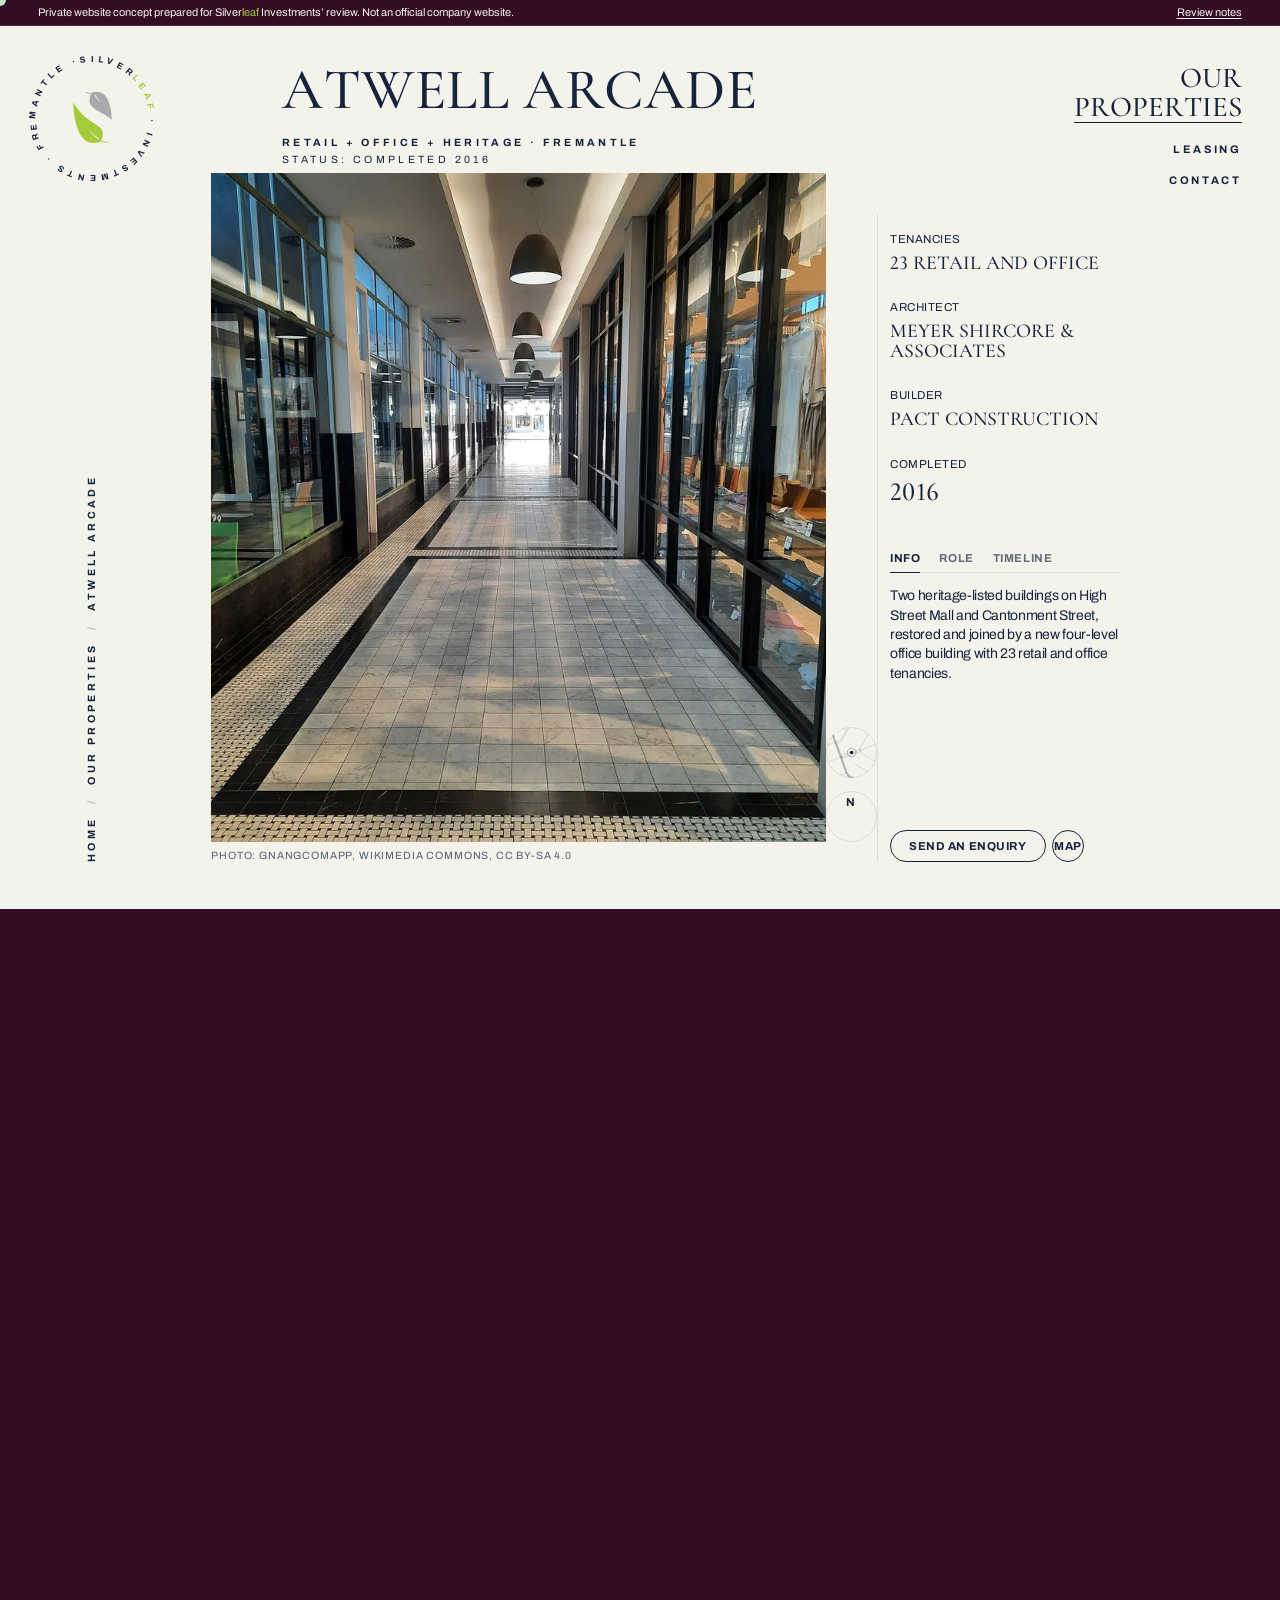
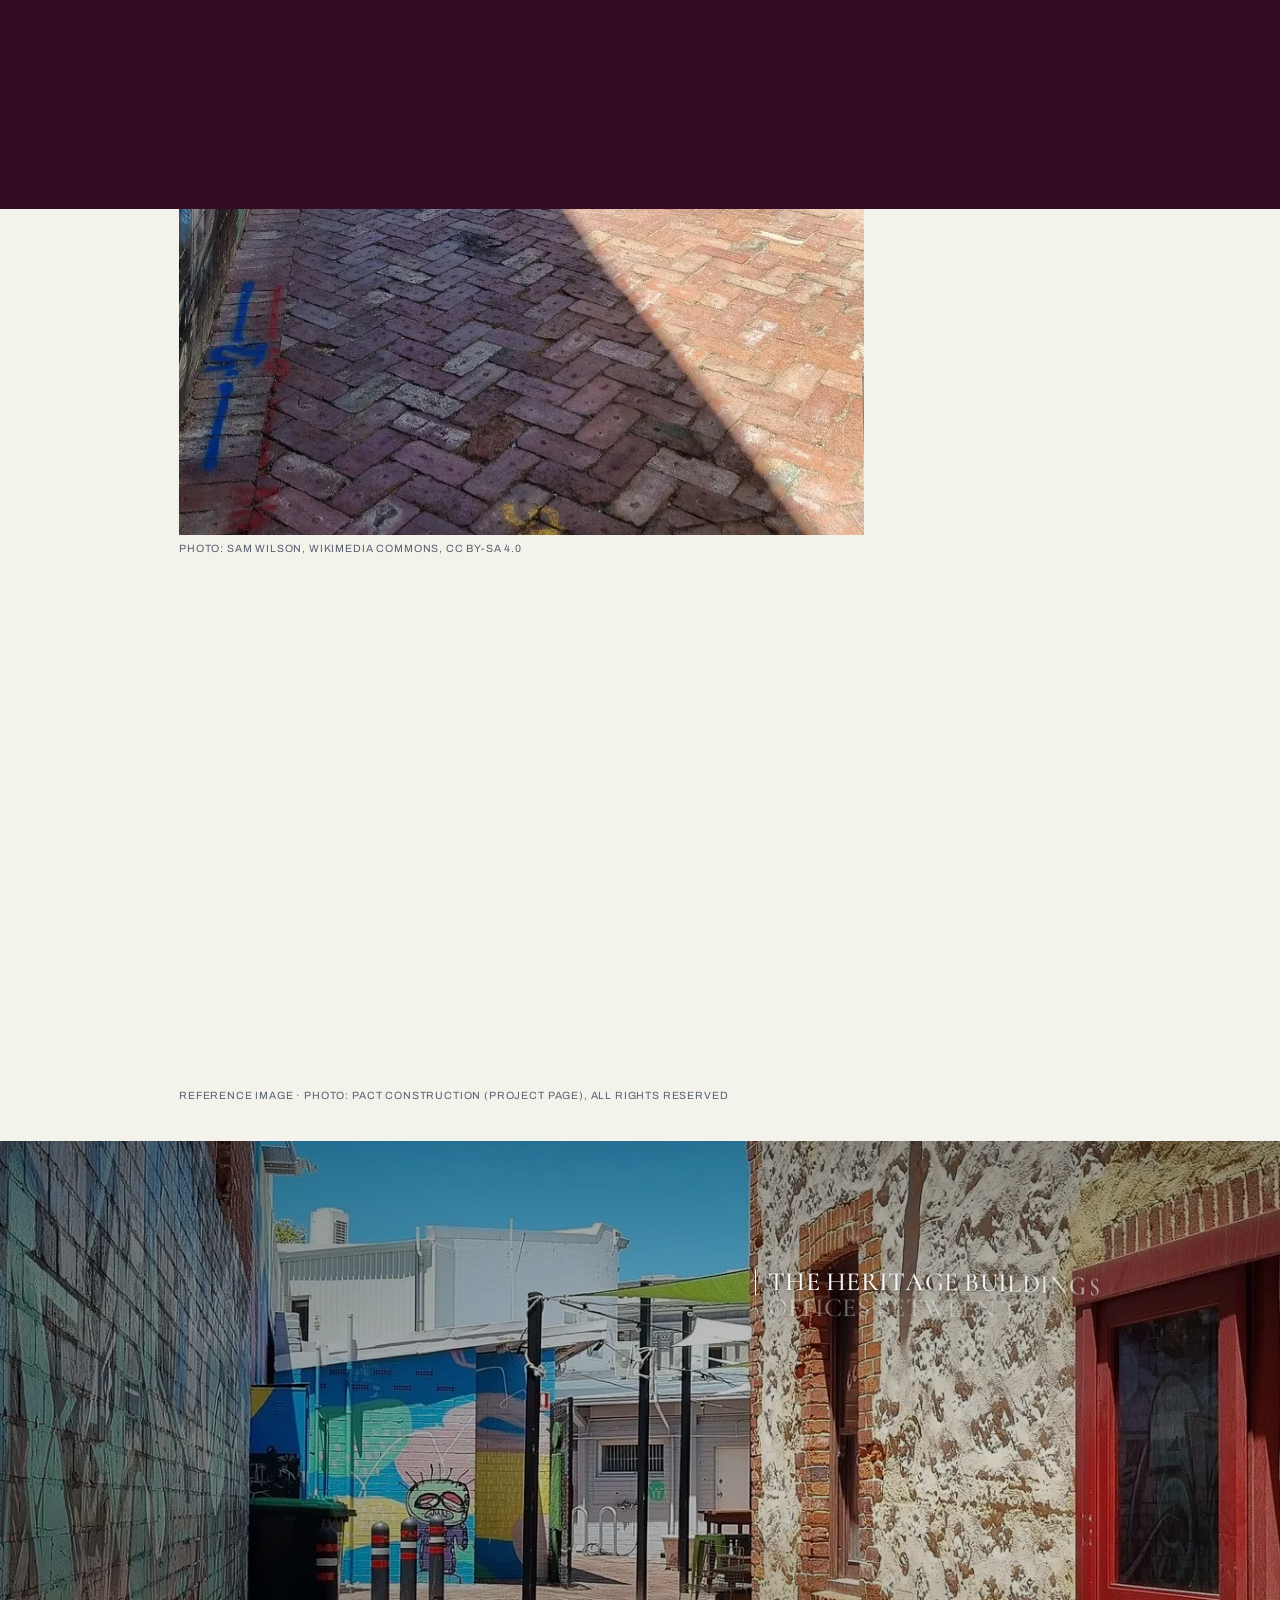
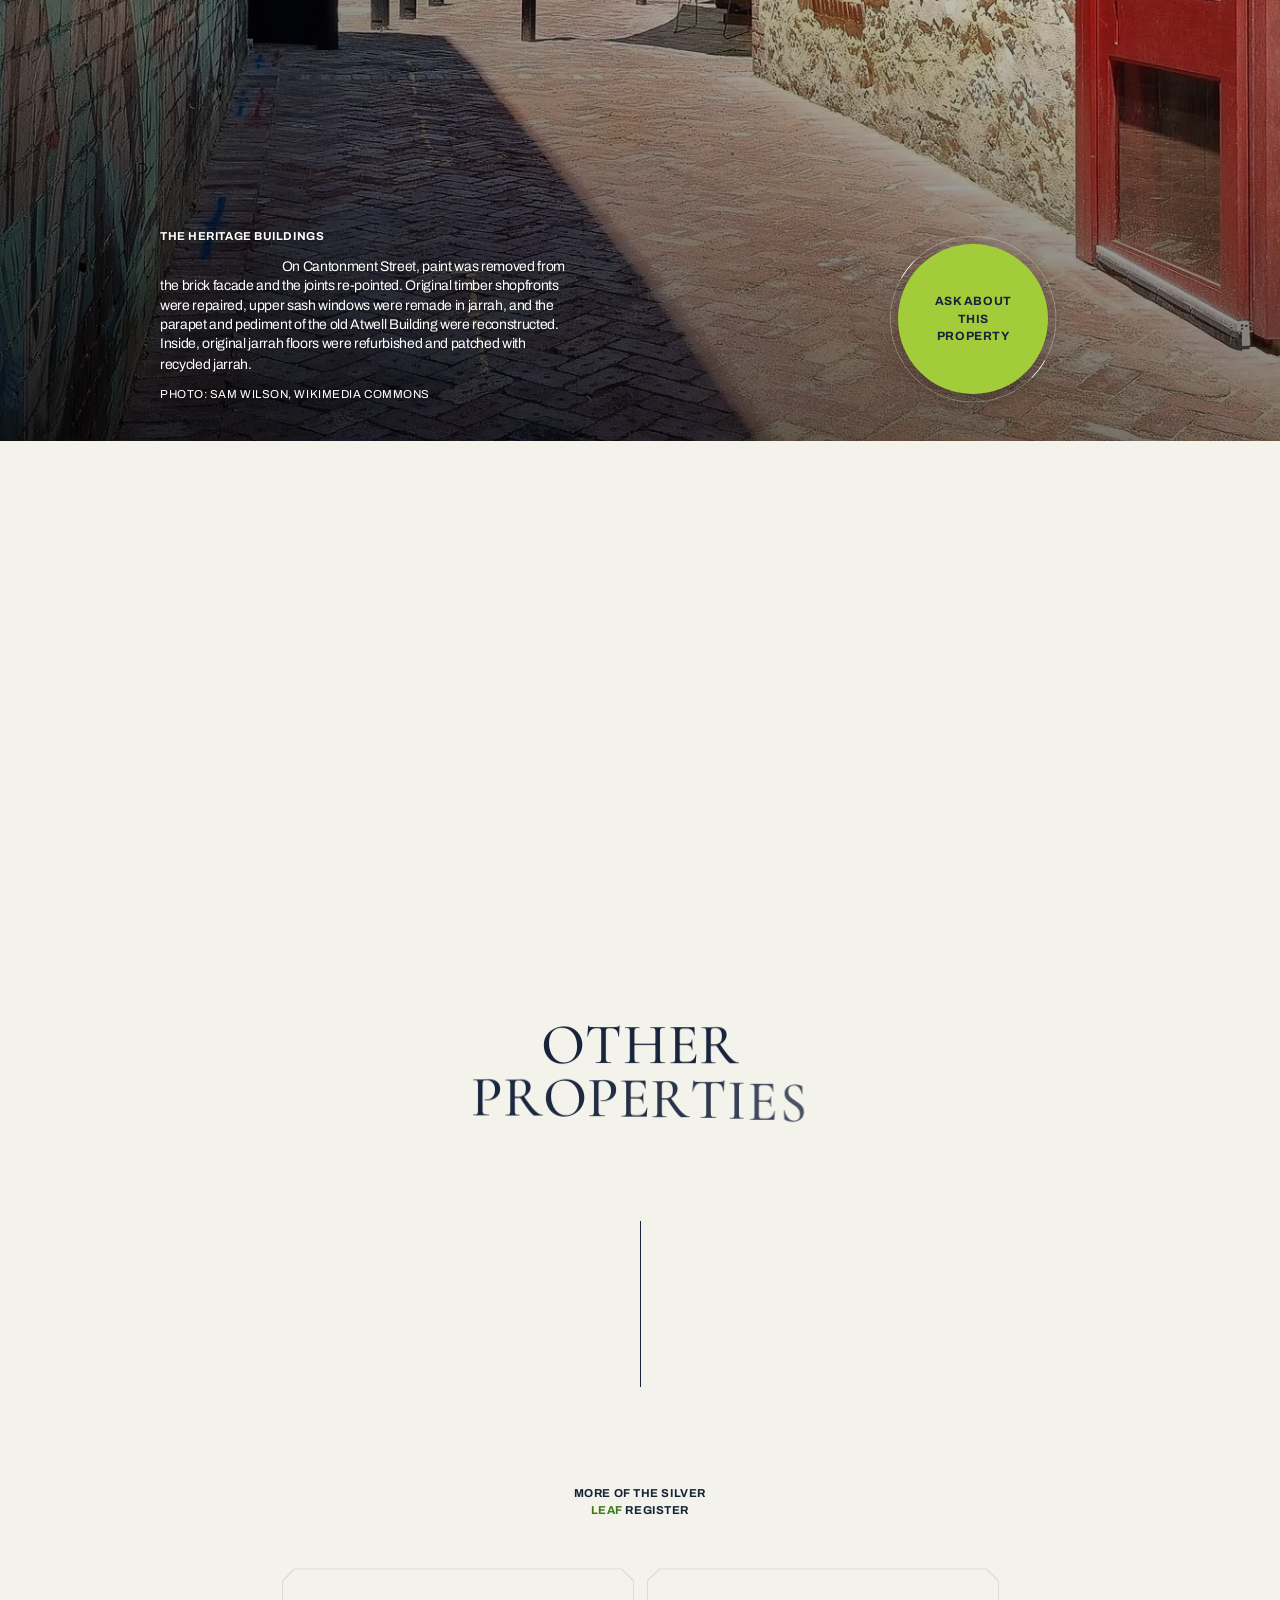
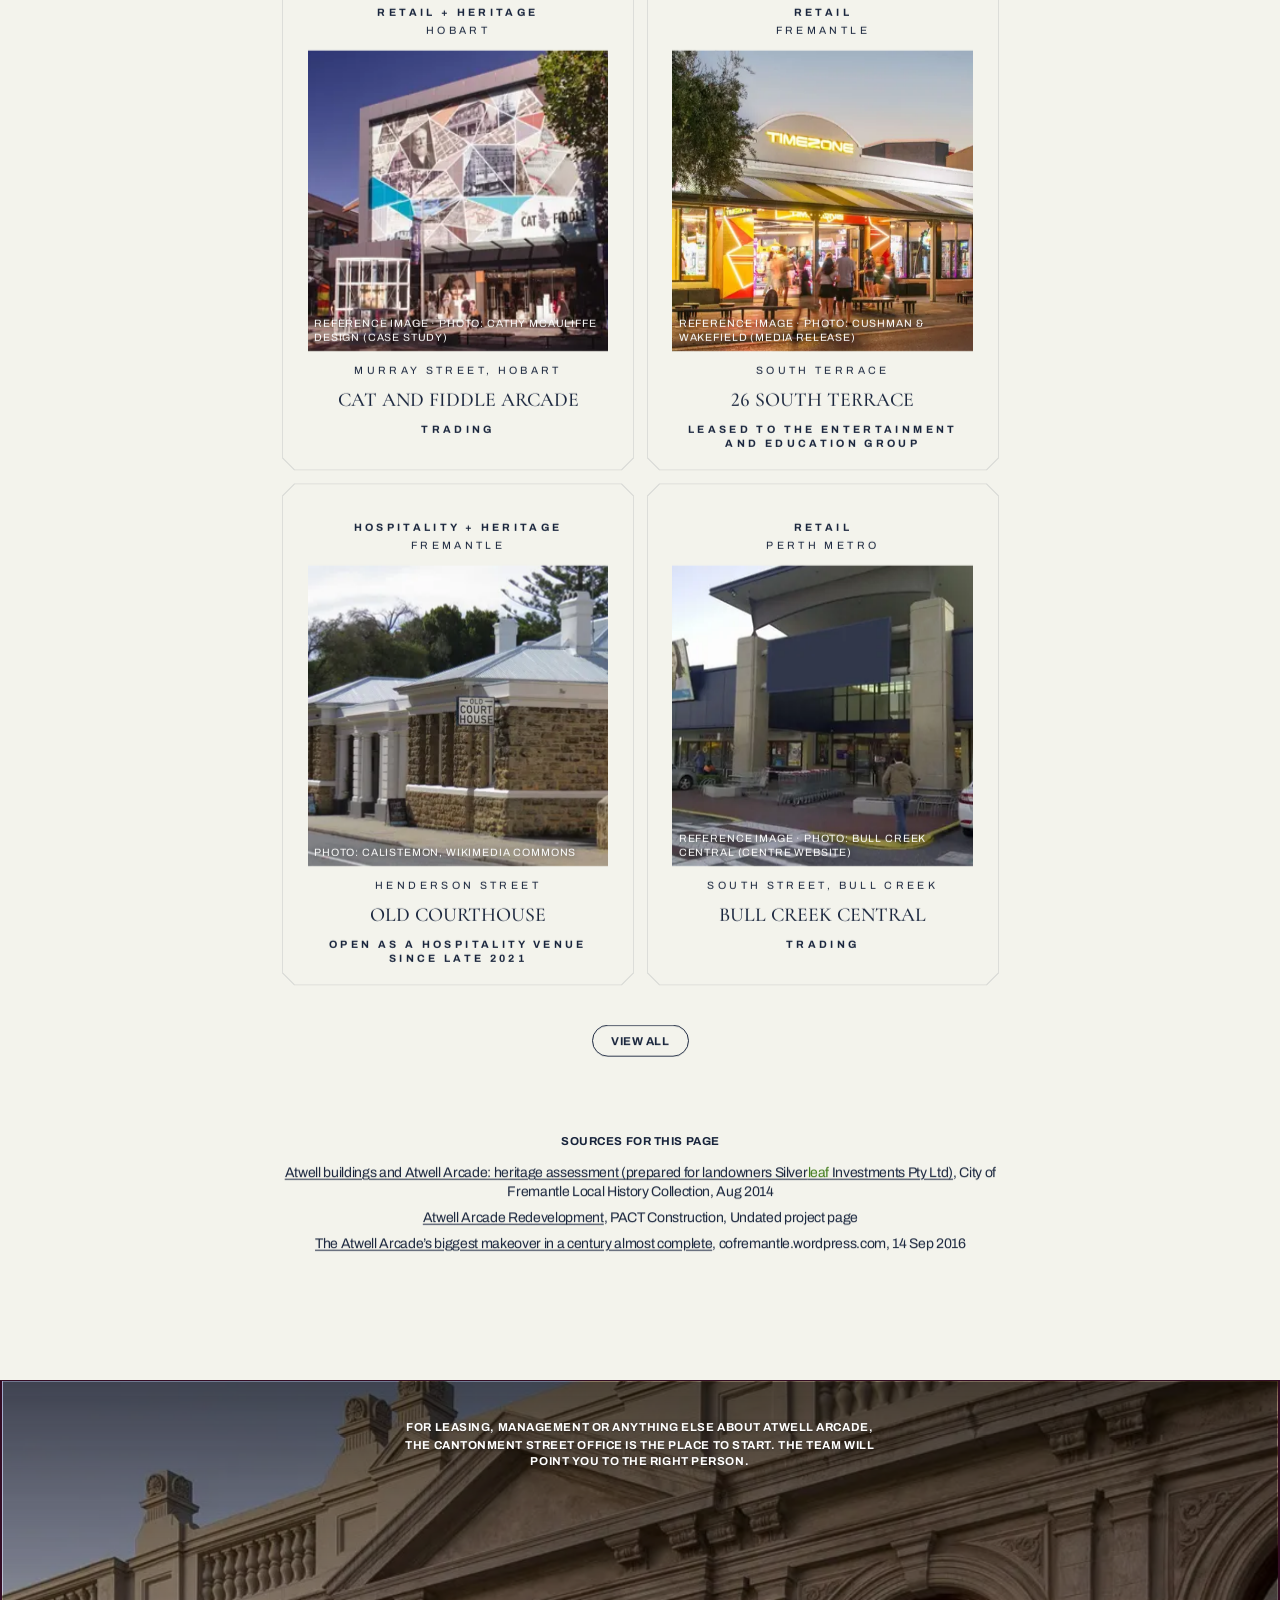
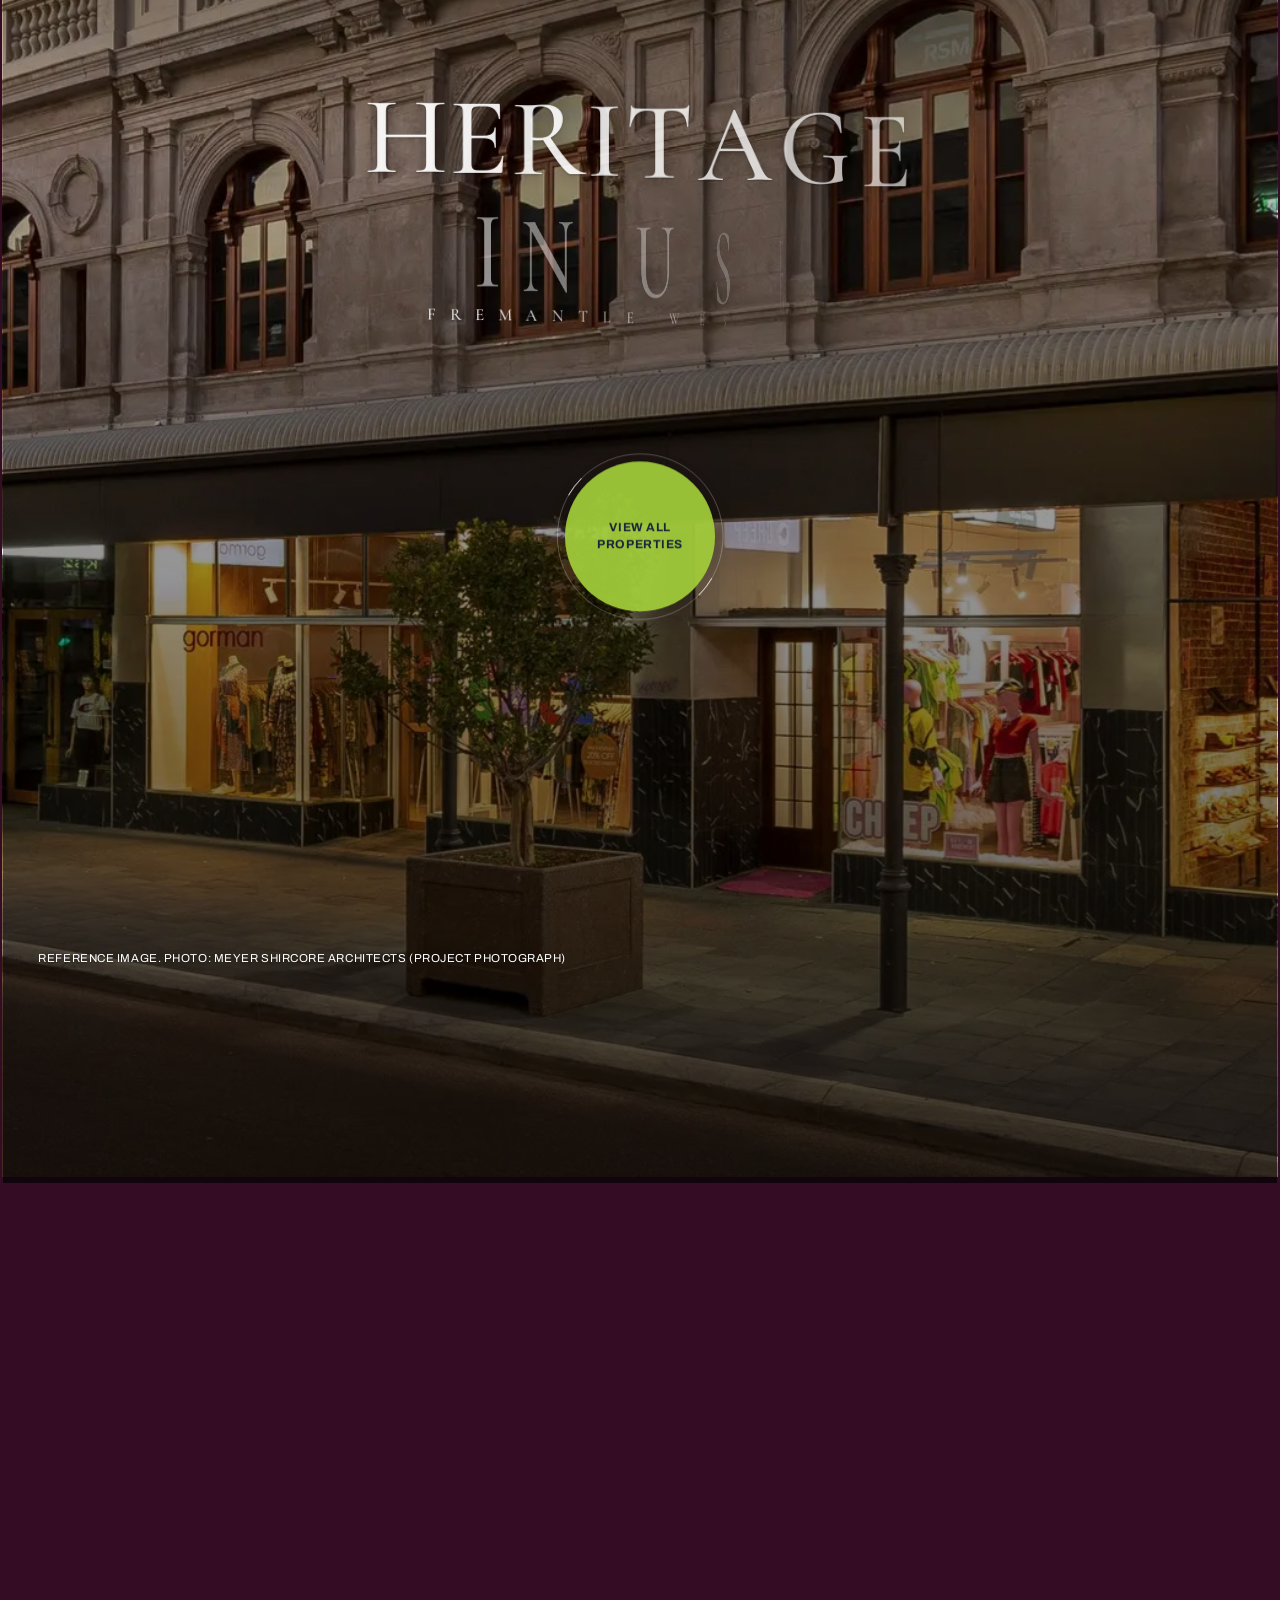
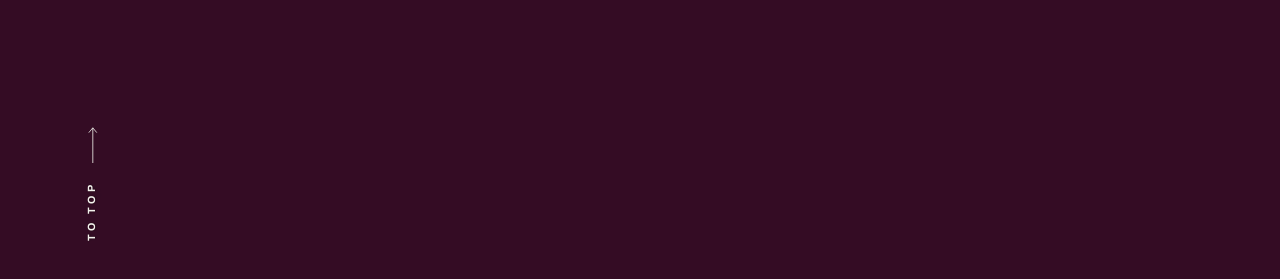
<file: portfolio/atwell-arcade/index.html>
<!DOCTYPE html><html lang="en-AU" class="no-js"><head><meta charset="utf-8"><meta name="viewport" content="width=device-width, initial-scale=1"><title>Atwell Arcade (concept)</title><meta name="description" content="Atwell Arcade, 112–122 High Street and 3–7 Cantonment Street, Fremantle WA 6160. Two heritage-listed buildings on High Street Mall and Cantonment Street, restored and joined by a new four-level office building with 23 retail and office tenancies."><meta name="robots" content="noindex, nofollow, noarchive, nosnippet, noimageindex"><meta name="googlebot" content="noindex, nofollow"><meta property="og:type" content="website"><meta property="og:site_name" content="Silverleaf Investments"><meta property="og:locale" content="en_AU"><meta property="og:title" content="Atwell Arcade"><meta property="og:description" content="Atwell Arcade, 112–122 High Street and 3–7 Cantonment Street, Fremantle WA 6160. Two heritage-listed buildings on High Street Mall and Cantonment Street, restored and joined by a new four-level office building with 23 retail and office tenancies."><meta name="twitter:card" content="summary_large_image"><meta name="referrer" content="strict-origin-when-cross-origin"><meta name="theme-color" content="#340c24"><link rel="icon" href="../../favicon.svg" type="image/svg+xml"><link rel="preload" href="../../assets/cormorant-garamond-latin-wght-normal.CUoBjw-S.woff2" as="font" type="font/woff2" crossorigin><link rel="preload" href="../../assets/mrs-saint-delafield-latin-400-normal.DistX2Vi.woff2" as="font" type="font/woff2" crossorigin><link rel="preload" href="../../assets/archivo-latin-wdth-normal.DY7AcnAa.woff2" as="font" type="font/woff2" crossorigin><script>
      (function () {
        var r = document.documentElement;
        r.classList.remove('no-js');
        if ('scrollRestoration' in history) history.scrollRestoration = 'manual';
        var reduce = window.matchMedia('(prefers-reduced-motion: reduce)').matches;
        if (!reduce) r.classList.add('motion');
        // Arriving through the page-change wipe: start covered, and the stylesheet lifts the panel away.
        try {
          if (!reduce && sessionStorage.getItem('sl-wipe')) {
            sessionStorage.removeItem('sl-wipe');
            r.classList.add('wipe-in');
          }
        } catch (e) {
          /* storage unavailable: no arrival wipe */
        }
        r.style.setProperty('--svh', window.innerHeight + 'px');
        // Failsafe: if the motion script never runs, show everything.
        setTimeout(function () {
          if (!r.classList.contains('motion-ready')) r.classList.remove('motion');
        }, 4000);
      })();
    </script><link rel="stylesheet" href="../../assets/EraLayout.7Xu97_WC.css"><style>.amen-area{height:calc(var(--vh) * 2.5 + 50rem);position:relative}.amen-screen{position:sticky;top:0}.amen-s{height:var(--vh);position:relative}.amen-cms{height:100%;position:relative}.amen-item{height:100%;display:none;position:absolute;inset:0}.amen-item:first-child{display:block;position:relative}.amen-slide{z-index:0;flex-direction:column;justify-content:flex-end;height:100%;display:flex;position:relative}.amen-slide__b{z-index:1;position:relative}.amen-slide__label{grid-area:1/2/2/6}.amen-slide__desc{grid-area:2/2/3/6}.amen-item--text .amen-slide__img:after{content:"";z-index:1;pointer-events:none;background:linear-gradient(to top right,#0009,#0000 65%);position:absolute;inset:0}.amen-para+.amen-para{margin-top:var(--s12)}.amen-para{max-width:52ch}.amen-credit{margin-top:var(--s16)}.amen-slide__img{z-index:0;top:0;bottom:0;left:calc(var(--off) * -1);right:calc(var(--off) * -1);position:absolute}.amen-tabs-w{z-index:1;left:0;right:0;top:var(--s160);position:absolute}.amen-tabs{grid-area:1/7/2/10;position:relative}.amen-tabs__list{flex-direction:column;align-items:flex-start;display:flex}.amen-tab{text-align:left;opacity:.4;transition:opacity var(--dur-s) var(--e-out)}.amen-tab:hover,.amen-tab.is-active{opacity:1}.amen-tabs__line{top:0;bottom:0;left:calc(var(--s16) * -1);background:var(--line);width:1.25px;position:absolute}.amen-tabs__hilight{width:100%;height:calc(40 * var(--u));background:var(--fg);border-radius:2px}.amen-btn-w{z-index:2;left:0;right:0;bottom:var(--s48);pointer-events:none;position:absolute}.amen-btn{pointer-events:auto;grid-area:1/8/2/10}.amen-themes{inset:0 0 var(--vh) 0}.amen-themes__light{height:35rem}@media (width<=991px){.amen-slide__label{grid-area:1/2/2/5}.amen-slide__desc{grid-area:2/1/3/5}.amen-tabs-w{top:var(--s272)}.amen-tabs{grid-area:1/2/2/5}}
.btn-list{gap:var(--s8);flex-wrap:wrap;display:flex}.btn-list.center{justify-content:center}.btn{height:calc(40 * var(--u));padding:var(--s12) var(--s24);border-radius:calc(40 * var(--u));color:var(--fg);white-space:nowrap;pointer-events:auto;justify-content:center;align-items:center;display:inline-flex;position:relative}.btn--circle{width:calc(40 * var(--u));padding:0 var(--s12)}.btn__label{z-index:1;transition:color var(--dur-m) var(--e-out);position:relative;overflow:clip}.btn__bg{z-index:0;border:1px solid var(--fg);border-radius:inherit;position:absolute;inset:0;overflow:clip}.btn__fill{background:var(--fg);height:100%;transition:transform var(--dur-m) var(--e-out), border-radius var(--dur-m) var(--e-out);border-radius:50% 50% 0 0;position:absolute;top:0;left:0;right:0;transform:translateY(101%)}@media (width>=992px){.btn:hover .btn__label{color:var(--bg)}.btn:hover .btn__fill{border-radius:0;transform:translateY(0)}}.btn[disabled]{opacity:.4;cursor:not-allowed}@media (width<=991px){.btn{height:calc(48 * var(--u));padding:var(--s12) var(--s24);border-radius:calc(48 * var(--u))}.btn--circle{width:calc(48 * var(--u))}}
</style><link rel="stylesheet" href="../../assets/_slug_.BKOkgd3a.css"><style>.decor i{display:block;position:absolute}.decor .dt,.decor .db{left:var(--dc);right:var(--dc);background:currentColor;height:1px}.decor .dt{top:0}.decor .db{bottom:0}.decor .dl,.decor .dr{top:var(--dc);bottom:var(--dc);background:currentColor;width:1px}.decor .dl{left:0}.decor .dr{right:0}.decor .dc{width:var(--dc);height:var(--dc)}.decor .tl{background:linear-gradient(to bottom right,#0000 calc(50% - .6px),currentColor calc(50% - .6px) calc(50% + .6px),#0000 calc(50% + .6px));top:0;left:0}.decor .br{background:linear-gradient(to bottom right,#0000 calc(50% - .6px),currentColor calc(50% - .6px) calc(50% + .6px),#0000 calc(50% + .6px));bottom:0;right:0}.decor .tr{background:linear-gradient(to bottom left,#0000 calc(50% - .6px),currentColor calc(50% - .6px) calc(50% + .6px),#0000 calc(50% + .6px));top:0;right:0}.decor .bl{background:linear-gradient(to bottom left,#0000 calc(50% - .6px),currentColor calc(50% - .6px) calc(50% + .6px),#0000 calc(50% + .6px));bottom:0;left:0}
.pcard-item{min-width:0}.pcard{aspect-ratio:392/544;width:100%;height:100%;padding:var(--s48) var(--s32) var(--s24);color:var(--fg);display:block;position:relative}.pcard__c{z-index:3;position:relative}.pcard__img{aspect-ratio:1;position:relative;overflow:clip}.pcard__img picture,.pcard__img .img{width:100%;height:100%;display:block}.pcard__img .img{object-fit:cover;transition:transform var(--dur-l) var(--e-out)}.pcard__credit{left:var(--s8);right:var(--s8);bottom:var(--s8);color:var(--white);letter-spacing:.08em;text-shadow:0 0 6px #0009;position:absolute}.pcard__name{text-wrap:balance}.pcard__decor{z-index:1;pointer-events:none;color:var(--line);position:absolute;inset:0}.pcard__decor .decor{position:absolute;inset:0}.pcard__shadow{z-index:0;border-radius:var(--s32);pointer-events:none;opacity:0;box-shadow:0 calc(24 * var(--u)) calc(64 * var(--u)) #17233b1f;transition:opacity var(--dur-m) var(--e-out);position:absolute;inset:0}@media (width>=992px){.pcard.is-link:hover .pcard__shadow{opacity:1}.pcard.is-link:hover .pcard__img .img{transform:scale(1.04)}}.pcard.is-link:focus-visible{outline-offset:-4px}@media (width<=991px){.pcard{aspect-ratio:auto;padding:var(--s48) var(--s24) var(--s32)}.pcard__shadow{display:none}}
.logo-lockup{width:100%;height:auto;display:block;overflow:visible}.cta-w{position:relative}.cta-s{z-index:1;aspect-ratio:144/168;pointer-events:none;position:relative}.cta-desc{pointer-events:auto;grid-area:1/4/2/8}.cta-sec .lf{text-shadow:0 0 10px #0000008c}.cta-sec .grad.top{background-image:linear-gradient(#0000009e,#00000040 60%,#0000)}.cta-title{pointer-events:auto;grid-area:1/3/2/9}.cta-btn{flex-direction:column;align-items:center;display:flex}.img-p{object-fit:cover;flex:none;width:100%;height:140%}.cta-credit{z-index:2;left:var(--off);bottom:calc(var(--off) + var(--cell-v) * 2 + var(--gap) + var(--s16));position:absolute}.ftr-w{margin-top:calc((var(--off) + var(--cell-v) * 2 + var(--gap)) * -1);position:relative}.ftr-top{z-index:1200;left:0;top:calc(100% - var(--off));height:var(--cell-h);transform-origin:0 0;align-items:center;gap:var(--s24);color:var(--fg);position:absolute;transform:rotate(-90deg)}.ftr-top .sdown__arrow{transform:none}.ftr-s{z-index:1;height:var(--vh);flex-direction:column;justify-content:space-between;display:flex;position:relative}.ftr-s__t{flex:1}.ftr-s__b{flex-direction:column;flex:1;justify-content:flex-end;display:flex}.ftr-contact{flex-direction:column;grid-area:1/3/2/9;align-items:center;display:flex}.ftr-logo{width:calc(150 * var(--u));color:var(--fg)}.ftr-phone{color:var(--fg);white-space:nowrap}.ftr-address{padding:0 var(--s48);text-align:center;flex-direction:column;grid-area:2/5/3/7;align-items:center;display:flex}.ftr-info{flex-direction:column;grid-area:1/3/2/6;justify-content:flex-end;display:flex}.ftr-credits{flex-direction:column;grid-area:1/6/2/9;justify-content:flex-end;align-items:flex-end;display:flex}.ftr-bg{z-index:-1;bottom:100%;left:calc(var(--off) * -1);right:calc(var(--off) * -1);height:calc(var(--vh) * 2);background:var(--bg);position:absolute}@media (width<=991px){.cta-s{aspect-ratio:2/6}.cta-desc,.cta-title,.ftr-contact{grid-area:1/1/2/5}.ftr-address{margin:0 calc(var(--gap) * -1);grid-area:2/2/3/4;padding:0}.ftr-info{grid-area:1/1/2/3}.ftr-credits{grid-area:1/3/2/5}}
</style></head><body class="on-light"><a class="skip" href="#main">Skip to content</a><aside class="notice" aria-label="Concept notice"><span>Private website concept prepared for Silver<span class="lf">leaf</span> Investments’ review. Not an official company website.</span><a href="../../review-notes/index.html">Review notes</a></aside><header class="hdr"><a class="hdr-logo on-light" data-theme href="../../" aria-label="Silverleaf Investments, home"><span class="symbol hdr-logo__sym"><svg class="logo-mark leaf-mark" viewBox="31.42 0.2 40 40" aria-hidden="true"><path fill="var(--logo-grey, #A7A9AC)" fill-rule="evenodd" d="M50.718 1.905 C44.854 14.170 57.644 14.059 66.083 22.031 C66.268 8.605 60.378 -2.847 50.718 1.905Z M52.982 3.493 L53.197 3.773 L53.413 4.052 L53.632 4.330 L53.851 4.607 L54.072 4.882 L54.294 5.156 L54.518 5.429 L54.743 5.700 L54.970 5.970 L55.198 6.239 L55.427 6.507 L55.658 6.773 L55.890 7.037 L56.123 7.301 L56.358 7.563 L56.594 7.824 L56.831 8.084 L57.070 8.342 L57.310 8.599 L57.552 8.854 L57.795 9.109 L58.039 9.362 L58.285 9.613 L58.315 9.587 L58.096 9.312 L57.878 9.036 L57.662 8.759 L57.448 8.482 L57.236 8.203 L57.025 7.923 L56.815 7.642 L56.607 7.360 L56.401 7.077 L56.196 6.793 L55.993 6.508 L55.792 6.222 L55.592 5.935 L55.394 5.648 L55.197 5.359 L55.002 5.069 L54.809 4.778 L54.617 4.486 L54.427 4.193 L54.238 3.899 L54.051 3.604 L53.866 3.308 L53.681 3.010Z"></path><path fill="var(--logo-grey, #A7A9AC)" d="M53.302 1.922 L52.980 1.925 L52.662 1.924 L52.344 1.919 L52.027 1.910 L51.710 1.897 L51.394 1.880 L51.077 1.858 L50.762 1.833 L50.447 1.804 L50.132 1.770 L49.817 1.733 L49.503 1.691 L49.190 1.645 L48.876 1.595 L48.564 1.541 L48.251 1.483 L47.939 1.421 L47.628 1.355 L47.317 1.285 L47.006 1.210 L46.696 1.132 L46.386 1.049 L46.075 0.961 L45.925 1.439 L46.233 1.546 L46.544 1.649 L46.856 1.748 L47.168 1.844 L47.482 1.935 L47.796 2.022 L48.112 2.105 L48.428 2.184 L48.745 2.259 L49.064 2.329 L49.383 2.396 L49.703 2.458 L50.024 2.517 L50.346 2.571 L50.669 2.621 L50.993 2.667 L51.317 2.709 L51.643 2.746 L51.970 2.780 L52.297 2.809 L52.625 2.834 L52.955 2.855 L53.282 2.872Z"></path><path fill="var(--leaf, #A2CC3A)" fill-rule="evenodd" d="M57.532 38.500 C64.951 23.866 48.748 29.249 36.760 8.724 C37.833 27.298 42.806 44.085 57.532 38.500Z M56.430 36.212 L56.016 35.909 L55.604 35.606 L55.193 35.301 L54.784 34.995 L54.375 34.687 L53.968 34.377 L53.561 34.067 L53.156 33.754 L52.752 33.440 L52.349 33.125 L51.947 32.808 L51.547 32.489 L51.147 32.169 L50.749 31.848 L50.351 31.525 L49.955 31.200 L49.560 30.874 L49.166 30.546 L48.773 30.217 L48.382 29.887 L47.991 29.554 L47.602 29.221 L47.214 28.885 L47.186 28.915 L47.551 29.276 L47.917 29.636 L48.284 29.994 L48.652 30.352 L49.022 30.707 L49.393 31.062 L49.766 31.415 L50.140 31.767 L50.515 32.117 L50.891 32.466 L51.269 32.814 L51.648 33.160 L52.028 33.505 L52.410 33.849 L52.793 34.191 L53.178 34.532 L53.563 34.872 L53.950 35.210 L54.339 35.547 L54.728 35.882 L55.119 36.216 L55.512 36.549 L55.905 36.880Z"></path><path fill="var(--leaf, #A2CC3A)" d="M56.141 37.900 L56.449 38.012 L56.760 38.121 L57.073 38.226 L57.386 38.327 L57.700 38.423 L58.014 38.516 L58.330 38.604 L58.646 38.688 L58.963 38.768 L59.280 38.843 L59.599 38.915 L59.918 38.982 L60.238 39.045 L60.559 39.104 L60.880 39.159 L61.202 39.210 L61.525 39.256 L61.849 39.299 L62.173 39.337 L62.498 39.371 L62.824 39.401 L63.150 39.427 L63.476 39.449 L63.524 38.951 L63.204 38.910 L62.886 38.866 L62.569 38.817 L62.254 38.764 L61.940 38.708 L61.627 38.647 L61.316 38.583 L61.006 38.515 L60.696 38.442 L60.389 38.366 L60.082 38.286 L59.776 38.202 L59.472 38.114 L59.169 38.022 L58.867 37.926 L58.567 37.826 L58.267 37.722 L57.969 37.615 L57.672 37.503 L57.376 37.388 L57.081 37.269 L56.788 37.146 L56.493 37.017Z"></path></svg></span><span class="hdr-logo__ring" data-logo-ring aria-hidden="true"><svg viewBox="0 0 120 120"><defs><path id="ring" d="M60,60 m-47,0 a47,47 0 1,1 94,0 a47,47 0 1,1 -94,0"></path></defs><text><textPath href="#ring" startOffset="0" textLength="292">SILVER<tspan class="ring-leaf">LEAF</tspan> · INVESTMENTS · FREMANTLE · </textPath></text></svg></span></a><nav class="hdr-nav on-light" data-theme aria-label="Main"><div class="hdr-nav__list desk-f"><a class="u-link hdr-nav__main h6" href="../../portfolio/index.html" aria-current="page"><span class="u-link__t">Our<br>Properties</span><span class="u-link__line" aria-hidden="true"></span></a><span class="u24" aria-hidden="true"></span><a class="nav-l2 l2" href="../../leasing/index.html"><span class="roll"><span class="roll__t">Leasing</span><span class="roll__t" aria-hidden="true">Leasing</span></span></a><span class="nav-gap" aria-hidden="true"></span><a class="nav-l2 l2" href="../../contact/index.html"><span class="roll"><span class="roll__t">Contact</span><span class="roll__t" aria-hidden="true">Contact</span></span></a></div><button class="hdr-menu-btn mob-f l2" type="button" aria-expanded="false" aria-controls="menu" data-menu-btn><span data-menu-label>Menu</span><span class="hdr-menu-btn__ico" aria-hidden="true"><i></i><i></i></span></button></nav></header><nav class="crumbs desk-f on-light" data-theme aria-label="Breadcrumb"><a class="l2 roll crumbs__item" href="../../"><span class="roll__t">Home</span><span class="roll__t" aria-hidden="true">Home</span></a><span class="l2 crumbs__sep" aria-hidden="true">/</span><a class="l2 roll crumbs__item" href="../../portfolio/index.html"><span class="roll__t">Our properties</span><span class="roll__t" aria-hidden="true">Our properties</span></a><span class="l2 crumbs__sep" aria-hidden="true">/</span><span class="l2 crumbs__item is-active" aria-current="page">Atwell Arcade</span></nav><div class="menu on-color" id="menu" data-menu hidden><nav class="menu__list" aria-label="Menu"><a class="h3" href="../../">Home</a><a class="h3" href="../../portfolio/index.html">Our properties</a><a class="h3" href="../../about/index.html">About</a><a class="h3" href="../../leasing/index.html">Leasing</a><a class="h3" href="../../contact/index.html">Contact</a></nav><p class="l1 menu__foot">Level 2, 25 Cantonment Street, Fremantle WA 6160<br><a href="tel:+61893355492">08 9335 5492</a></p></div><div class="tips" data-tips aria-hidden="true"></div><main id="main" tabindex="-1"><section class="section clip on-light lot-sec" data-bg="light" aria-labelledby="lot-title"><div class="ctn"><div class="lot-s"><div class="lot-info"><div class="grid lot-info__g"><div class="lot-info__c"><div class="lot-head"><div class="u48"></div><div class="u96 mob"></div><div class="lot-head__num"><h1 id="lot-title" class="h3" data-r="h">Atwell Arcade</h1><div class="minimap mob-f lot-head__map"><figure class="minimap__map"><svg viewBox="140.2 262 260 260" role="img" aria-label="Position of Atwell Arcade in central Fremantle"><g aria-hidden="true"><path d="M446.7 137.5L442.4 143.4L413.1 194.6L405.8 207.9L403.2 212.4L381.5 251.7L378.7 257.3L375.9 260" class="mm-st mm-minor"></path><path d="M914.7 159.1L902.8 163.3L877.1 172.4L865.8 176.6L841.7 185.5L806 198.5L777.2 209.2L746.2 220.1L736.1 223.6" class="mm-st mm-major"></path><path d="M643.8 137.5L649.1 135L651.7 133.5L656.6 131.6L721.9 106.9L815.1 72.2L881.8 46.5" class="mm-st mm-minor"></path><path d="M567.7 534.6L566.1 537.8L562.6 540.7L558.5 541.6L554.2 540.7L550.7 537.8L548.9 533.1L549.7 528.1L552.1 524.8L556.4 522.7L560.6 522.7L563.5 523.9L566.3 526.4L567.9 530L567.7 534.6" class="mm-st mm-major"></path><path d="M306.2 835.6L334.9 809.6L382.5 769.3L459 706.2L488.4 681.8L491.9 678.8L492.8 678" class="mm-st mm-major"></path><path d="M287 202.2L290.3 197.1L356.6 81.5L359 77.1L367.6 61.1L378.6 41.8L385.7 33.5" class="mm-st mm-minor"></path><path d="M439.8 125.9L440.7 124.5L442.2 123.3L443.6 122.5L445.4 122L447 122L449.3 122.4L451.3 123.6L452.8 125.2L453.8 126.9L454.2 128.6L454.3 130.6L453.8 132.5L453 134.1L451.7 135.5L450.1 136.6L448.5 137.2L446.7 137.5L444.2 137.1L441.9 136L440 134.1L439 132L438.7 130L439 127.7L439.8 125.9" class="mm-st mm-minor"></path><path d="M568 -60L572.1 -65.6L574.7 -69.5L580 -76.9L584.1 -82.3L589.7 -86.4" class="mm-st mm-minor"></path><path d="M261.8 839.8L249.6 826.8L234.8 812.1L217.6 797L205.4 786.6L194.1 777L126.6 724.8L114.3 717.3L94.1 709.6L80.7 706L71.7 703.9L63.3 702.6L61.8 702.3L51.6 702.3L41.2 704L28.5 707L-8.9 720.3L-30.1 729" class="mm-st mm-major"></path><path d="M497.7 499.9L500.7 494.9L532.1 440.6L561.6 391.1L563.6 384.7" class="mm-st mm-minor"></path><path d="M252 510.6L247.1 504.5L242.2 494.3L227.1 454.2L217.2 426L216.7 424.5L213.6 416.9L211.3 410.5L193.8 363.2L188.7 348.4L185.9 340.6L181.5 328.6L179.3 322.5L175.3 307.6L160.8 266.4L149.5 236.7L133.1 204.2L129.5 195.3" class="mm-st mm-major"></path><path d="M324.3 554.4L323.2 555.2L319.3 558.2L296.4 578.3L288.8 584.6L282.8 587.4L278.3 588" class="mm-st mm-minor"></path><path d="M397.2 622.7L402.2 607.9L402.6 603.9L402.3 601.3" class="mm-st mm-minor"></path><path d="M452.4 471.5L449.7 476.6L449 477.9L444.3 485.3L443 487.2L434.1 502.7L424.4 519L422.8 519.6L417.3 521.5L408.8 521.5L391.8 512L367 497.4L364.5 495.7L337 480.3L298.2 457.4L288 451.3" class="mm-st mm-minor"></path><path d="M344.3 943.6L352.2 935.5L354.6 933.4L392.2 900.7L444.1 855.5L560.1 759.1L564.8 755.4L567.3 753.3L572.3 749.5" class="mm-st mm-minor"></path><path d="M218.9 414.9L213.6 416.9L211.6 417.6L209.5 418.4L78.3 466L-1.7 496.1L-5.8 497.4L-76.9 523.3L-81 524.7L-85.4 526.4L-156.8 552.5L-161.9 554.3" class="mm-st mm-minor"></path><path d="M-131.7 430.2L-125.8 435L-124.1 436.2L-121.2 438.2L-114.5 443.1L-110.7 447.4L-106.9 454.4L-103.7 463.1L-82.5 520.6L-81 524.7L-79 530.1L-35.1 649.3L-32.8 655.4L-28.5 667.2L-11.2 713.9L-8.9 720.3" class="mm-st mm-minor"></path><path d="M-62 358.8L-59.6 361L-49.4 371.2L-43.4 380.5L-23.8 434.7L-3.4 491L-1.7 496.1L22.6 562.6L44.3 621.8L62.3 671.2L70 691.7L72.1 697.9L71.7 703.9" class="mm-st mm-minor"></path><path d="M270 573L267.3 572.2L263.2 573.2L133.7 620.2" class="mm-st mm-minor"></path><path d="M106.4 544.5L111.5 542.4L123.8 537.9L179.8 517.4L186.1 515.4L196.9 511.4L218.8 503.2L239.5 495.5L241.1 494.7L242.2 494.3" class="mm-st mm-minor"></path><path d="M159.4 691.8L142.7 645.4L133.7 620.2L106.4 544.5L102.7 534.1L80.3 471.7L78.3 466L76.7 460.7L66 432.3L50.8 389.6L25.1 314.6L11.9 281.9L9.9 278L7.3 274.3L6.6 273.7L4.3 271.9" class="mm-st mm-minor"></path><path d="M204.4 135.3L218.1 113.4L223 105.9" class="mm-st mm-major"></path><path d="M203.7 160L210.5 164.6L226.9 175L242.8 183.9L274.2 200.5L279.8 203.5" class="mm-st mm-minor"></path><path d="M164 265.2L160.8 266.4L159.1 267.1L156.4 268.1L29.4 313L25.1 314.6" class="mm-st mm-minor"></path><path d="M185.9 340.6L184.3 341.2L182.6 341.8L117.6 364.5L112.5 366.4L101 370.7L50.8 389.6" class="mm-st mm-minor"></path><path d="M977.4 319L874.9 328.2L812.9 333.8L807.3 333.4L802.9 331.5L795.2 329" class="mm-st mm-minor"></path><path d="M1033.1 604.1L1025.9 605L1021.4 605.5L1016.5 606.1L961.5 611.2L895.4 616.9L867.4 619.4L846 620.6L834.2 621.2L826.3 619.2L818.6 614.5L792.9 595.5L779.8 585.4L769.1 575L764.5 564.7L763.4 561.1L758.5 533.9L751.8 482.3" class="mm-st mm-minor"></path><path d="M462.1 322.5L454.8 320L381.1 275.3L376.2 272.6L370.4 268.3L368.5 265" class="mm-st mm-minor"></path><path d="M945.3 270.7L909.6 283.6L872.4 297.1L846.5 306.5L814 318.1L795.2 329L786.2 330.5L752.1 342.9" class="mm-st mm-minor"></path><path d="M624.5 388.4L598 397.1L589.5 397.7L563.6 384.7" class="mm-st mm-minor"></path><path d="M-28.5 667.2L62.3 671.2" class="mm-st mm-minor"></path><path d="M-32.8 655.4L-44.5 659.4L-107.6 682.6L-112.4 684.5" class="mm-st mm-minor"></path><path d="M-66.9 759.6L-67.8 762.5L-69.5 765L-72 767L-75 768.1L-78.2 768.3L-81.3 767.6L-84 765.9L-86.2 763.4L-87.5 760.4L-87.8 757.1L-87 754L-85.8 751.7L-84.1 749.9L-81.9 748.5L-80.5 747.9L-79.1 747.5L-77.6 747.4L-74.5 747.7L-71.6 749L-69.3 751L-67.6 753.6L-66.8 756.6L-66.9 759.6" class="mm-st mm-major"></path><path d="M-77.6 747.4L-60.9 739.2L-53.3 736.2L-30.1 729" class="mm-st mm-major"></path><path d="M-30.1 729L-51.5 740.4L-57.6 745.2L-60.6 747.5L-66.8 756.6" class="mm-st mm-major"></path><path d="M289 219.1L287.4 219.7L285.8 220L283.9 220L282.2 219.7L281.2 219.3L279.4 218.3L277.9 216.9L277.3 216.1L276.2 214L275.8 211.7L275.8 209.6" class="mm-st mm-minor"></path><path d="M278.3 588L277.4 590.9L275.7 593.5L159.4 691.8L155.5 695.3L134.4 714.4L130.2 719.1L126.6 724.8" class="mm-st mm-minor"></path><path d="M270 573L270.7 569L270.2 563L252.7 520L251.4 516.5L252 510.6" class="mm-st mm-mall"></path><path d="M270 573L273.5 575.6L275.8 579.2L277.6 583.9L278.3 588" class="mm-st mm-minor"></path><path d="M376.2 272.6L369 275.7L365.3 278.4L332.8 336.9L332.5 337.5L324.7 352.2L323.7 353.2L321.3 354.8L320.5 355.7L319.7 356.5L316.1 362.9L314.4 366.6L313.8 368.7L313.4 371.3L313.6 374L315.6 379.8" class="mm-st mm-minor"></path><path d="M562.4 285L559.5 276.8L527.1 184.2L527.2 175.1" class="mm-st mm-minor"></path><path d="M385.7 33.5L353.2 14.7L301.9 -14.9L294.7 -19.1" class="mm-st mm-minor"></path><path d="M459 706.2L452.7 698.7L432.9 675L399 634.8L392.9 627.7" class="mm-st mm-minor"></path><path d="M315.6 379.8L321 394.5L322 396.5L323.3 398.1L374.4 428.6L386.8 434.6L398.1 440.8L452.4 471.5L489.7 493.5L494.3 497.9" class="mm-st mm-minor"></path><path d="M583.1 -28.6L575 -46.2" class="mm-st mm-major"></path><path d="M682.1 245.6L679.8 238.6L677.3 232.1L648.2 149.8L643.8 137.5" class="mm-st mm-major"></path><path d="M527.2 175.1L537.3 175.8L543.7 175.1L601.9 153.9L634.3 141.6" class="mm-st mm-minor"></path><path d="M129.5 195.3L127.1 196.3L121.9 198.6" class="mm-st mm-major"></path><path d="M47.4 226L57.8 220.2L72.4 214.3" class="mm-st mm-major"></path><path d="M867.4 619.4L868.6 625.6L873.2 654L874.4 657.8L875.9 661.4L877.9 666.2L880.8 677.4L890.1 708.9L896.4 733.9L914.1 804.5L919.8 827.2" class="mm-st mm-minor"></path><path d="M192.4 154.4L187.3 159.7L182.8 164.2" class="mm-st mm-major"></path><path d="M-243.9 308.4L-224.2 290.8L-194 261.4L-188.5 256.2L-150.1 220.4L-147.2 217.6L-145.8 216.6L-139 214.8L-134.6 214.3L-127.7 212.7L-121.5 210.7L-114.3 206.7L-92.1 182.1L-82.7 171.3L-71.5 158.4L-65.6 151.7L10.4 64.4L16.9 57.5L23.6 53.8L31.2 52.2L39.7 53.2L62.7 66.4L85.4 75.5L93.5 76.5L101.3 75.3L109.1 71.8L116 66.7L131.7 47.9L196 -28.9L336.1 -196.4L381.7 -252.6L394.3 -267.7L400.4 -275L449.9 -334.2L459.6 -350.9L581.7 -567.3L652.1 -644.5L663.2 -650.7L670.1 -651.3" class="mm-st mm-minor"></path><path d="M279.8 203.5L281.4 202.6L283.2 202.1L285.1 201.9L287 202.2" class="mm-st mm-minor"></path><path d="M121.9 198.6L99.2 207.2" class="mm-st mm-major"></path><path d="M223 105.9L228.2 97.8L229.3 96.2L253.5 54.8L256.1 50.2L276.4 13L285.5 -2.7L294.7 -19.1L301.2 -30.1L302.2 -31.8L314.2 -51.7L318.1 -57.6L322.4 -63.3L334.7 -75.9L357 -96.3L369.1 -106.9L399 -133.3L410 -143.6L414.7 -148L420.2 -152.9L425.5 -158.6" class="mm-st mm-major"></path><path d="M219.3 321L230.1 301.5L247.1 270.7L274 222.1L277.3 216.1" class="mm-st mm-minor"></path><path d="M560.6 522.7L569.4 514L584.4 505.2L623.4 483.3L636.4 476L666.6 453.6L689.9 434.3L693.5 431.5L707.4 419.5L721.1 408.2L728.6 395.5L730.5 388.6L731.6 381.1L731.7 374.7L730.7 368.5L728.8 362.4L725.8 356L723.6 350.7L720 343.3L719.3 341.4L687.6 259.6L686.3 256.4L685.6 254.6L682.1 245.6" class="mm-st mm-major"></path><path d="M575 -46.2L573.3 -47.4L565.7 -52.2L562.9 -52.6L560 -52.5L557.1 -51.5L555.1 -49.9L550.6 -44.7L547.1 -38.3L542.6 -35.4L536.2 -33.7" class="mm-st mm-minor"></path><path d="M479.9 654.2L451.1 633.8L425.9 615.9L416.3 609.9L402.3 601.3L324.3 554.4L262 516.8L254.4 512.5L252 510.6" class="mm-st mm-major"></path><path d="M537.5 620.6L533.7 631.3L526.8 642.6L519 653.1L511 661.3L509.3 663L505.3 667.2" class="mm-st mm-major"></path><path d="M550.7 564.6L549.4 559.1L551.6 548.8L551.6 547.7L551.6 543.6L550.7 537.8" class="mm-st mm-major"></path><path d="M562.6 540.7L561.8 542.6L559.9 547.2L559.1 548.8L557.4 552.2L554.5 560.8L550.7 564.6" class="mm-st mm-major"></path><path d="M310.7 373.3L313.4 380.6L315.9 387.5L306.4 391L300.3 393.2L297.5 394.1L287.4 397.8L277.4 401.5L267.5 405L261.4 407.2L255.3 409.5L249.9 411.5L244.2 413.5L227.6 419.5L224.2 420.8L222.7 421.3L220.2 414.5L218 408.4L217.6 407.2L219.4 406.5L222.9 405.3L255.3 393.5L268.7 388.5L296.7 378.4L300.9 376.8L310.7 373.3" class="mm-st mm-mall"></path><path d="M425.8 607.1L426.8 604.8L458.2 553.5L465.1 557.6L468.8 559.9L445.9 598L437.6 611.8L436.4 613.8L430.3 610.1L425.8 607.1" class="mm-st mm-mall"></path><path d="M634.3 141.6L638.9 139.6L643.8 137.5" class="mm-st mm-minor"></path><path d="M563.6 384.7L563.5 381.5L559 378.3L539.6 368.1L485.7 336.5L478.5 331.9" class="mm-st mm-minor"></path><path d="M365 261.5L357.7 257.3L296 222.8L289 219.1" class="mm-st mm-minor"></path><path d="M218.9 414.9L220.2 414.5L247.3 404.6L271.7 395.7L303.7 384.1L313.4 380.6L315.6 379.8" class="mm-st mm-mall"></path><path d="M367.6 254.9L369.1 254.3L370.2 254.2L371.2 254.2" class="mm-st mm-minor"></path><path d="M398.1 440.8L397.7 437.9L397.1 434.2L398.2 432.4L399.3 430.3L409.4 412.8L418.5 397.8L424.9 386.9L429.4 379.4L448.6 347L460.4 327.5" class="mm-st mm-mall"></path><path d="M398.8 208.7L393.1 205.4L340.5 175.4L349.5 160.3L382.3 102.6" class="mm-st mm-mall"></path><path d="M359 77.1L363.6 79.6L370.9 83.6L406.6 103.7L412.7 107.1L416.6 109.3L420.5 111.5L434.5 119.4L442.2 123.3" class="mm-st mm-minor"></path><path d="M537.4 -87.4L537.7 -75.5L538.1 -56.6L537.4 -46.1L536.2 -33.7L525 -2.9L505.6 31.3L476 83.6L456.5 118.4L452.8 125.2" class="mm-st mm-minor"></path><path d="M527.2 175.1L521.1 174.6L496 159.8L458.1 139.1L455 137.3L451.7 135.5" class="mm-st mm-minor"></path><path d="M470.2 327L473.8 321.3L482.3 315.9L494.7 309L534.6 292.8L552.5 286.3L554.5 285.5L560.8 285.5" class="mm-st mm-minor"></path><path d="M660.3 249.7L666.6 243.5L670.7 241.6L673.3 240.7L679.8 238.6" class="mm-st mm-minor"></path><path d="M679.8 238.6L689.3 235.4L697.4 233L726.3 222.4L736.1 223.6" class="mm-st mm-major"></path><path d="M682.1 245.6L676 247.6L668.7 249.9L660.3 249.7" class="mm-st mm-minor"></path><path d="M736.1 223.6L728.6 228.7L704 238L699.7 239.3L692.1 242L682.1 245.6" class="mm-st mm-major"></path><path d="M723.6 350.7L729.3 347.1L736.4 344.9L752.1 342.9" class="mm-st mm-minor"></path><path d="M699.2 361.8L705.4 357.3L710.9 355L713.6 353.3L715.2 352.3L717.4 349.5L720 343.3" class="mm-st mm-minor"></path><path d="M552 -84.8L563.9 -75L572.1 -65.6L576.6 -57.8L580 -51L583.1 -44.8L590.3 -23.4L596.7 -4.6L601.1 8.3L603.9 16L629.3 83.3L644.2 122.3L649.1 135L654.1 147.5L671.3 190.6L684 223.5L685.8 228.2L686.6 230L689.3 235.4L692.1 242L695.2 250.8L725.7 338.2L729.3 347.1L730.3 349.9L731.3 353.7L733.4 360L735.2 366.5L736.2 374.4L736.2 382.5L735.9 388.6L734.6 394.4L731.2 402.4L726.1 410.2L696.7 435.2L693.5 438.2L670.5 459.8L643.3 478.6L626.5 488.1L579.1 515.2L573.9 520L570.3 523.5L568.7 527.8L567.9 530" class="mm-st mm-major"></path><path d="M548.9 533.1L544.4 529.4L532.2 520" class="mm-st mm-minor"></path><path d="M532.2 520L546.4 523.4L552.1 524.8" class="mm-st mm-minor"></path><path d="M643.8 137.5L638.9 124.1L624.7 86.1L624.4 85.2L599.3 17.7L596.4 9.9L595.9 8.6L591.9 -2.9L585.5 -21.7L583.1 -28.6" class="mm-st mm-major"></path><path d="M447 122L450.1 114.7L470.6 80.3L500.1 28.1L519.5 -8.6L524.9 -21L528.8 -35.3" class="mm-st mm-minor"></path><path d="M589.7 -86.4L588.9 -78.4L585.3 -72.3L579.1 -62L576.6 -57.8L572.2 -52.2" class="mm-st mm-minor"></path><path d="M99.2 207.2L81.7 213.8L72.4 214.3" class="mm-st mm-major"></path><path d="M275.8 209.6L270.7 206.5L217.5 175.1L200.5 164.5L197.3 162.6" class="mm-st mm-minor"></path><path d="M72.4 214.3L80.8 207.5L96.7 201.5L119.4 192.1L127.4 188.8L135.6 185" class="mm-st mm-major"></path><path d="M179.1 158.3L192.4 154.4" class="mm-st mm-minor"></path><path d="M476.4 -127.6L473.8 -122.6L468.5 -113.3L445.6 -72.7L444 -69.9L437.1 -57.7L398.8 10.3L385.7 33.5" class="mm-st mm-minor"></path><path d="M371.2 254.2L376.2 248.8L398.8 208.7L408.2 191.8L436.9 140.6L440 134.1" class="mm-st mm-minor"></path><path d="M439 127.7L432 123.9L404.1 108.1L368.6 87.9L361.2 84L356.6 81.5" class="mm-st mm-minor"></path><path d="M454.3 130.6L460.6 134.4L500.3 156.2L523 169L527.2 175.1" class="mm-st mm-minor"></path><path d="M560.8 285.5L556.2 290.5L554.2 291.2L502.2 310.3L493.3 314.4L486.4 319.1L481.7 325.5L478.5 331.9" class="mm-st mm-minor"></path><path d="M660.3 249.7L638.6 257.6L612.8 266.9L562.4 285" class="mm-st mm-minor"></path><path d="M375.7 261.1L378.3 266.7L383.4 271.3L456.6 317.6L462.1 322.5" class="mm-st mm-minor"></path><path d="M293.5 213.8L299.3 217.1L361.1 251.3L367.6 254.9" class="mm-st mm-minor"></path><path d="M129.5 195.3L127.4 188.8" class="mm-st mm-major"></path><path d="M293.5 213.8L293 215L291.9 216.7L290.4 218.1L289 219.1" class="mm-st mm-minor"></path><path d="M192.4 154.4L195.1 141.5" class="mm-st mm-minor"></path><path d="M137.4 192L139.7 201.2L164 265.2L170.2 282.9L186.1 326.3L190.7 338.8L193.8 346.7L199.1 361.1L203.4 372.9" class="mm-st mm-major"></path><path d="M282.2 219.7L279 225.3L260.6 257.8L251.9 273.3L234.6 303.9L226.2 318.7" class="mm-st mm-minor"></path><path d="M524.7 691.9L541.3 712.1L572.3 749.5L579.5 760.7L594 786.9L607.3 813.9L616.5 834.2L628.4 860.6L643.4 892.1L653.1 912.8L659.5 926.3" class="mm-st mm-major"></path><path d="M385.7 33.5L383.4 44.1L363.6 79.6L361.2 84L300.9 192.6L296.4 200.6L293 207" class="mm-st mm-minor"></path><path d="M397.2 622.7L392.9 627.7" class="mm-st mm-minor"></path><path d="M392.9 627.7L386.7 632.8L312.1 696.3L213.8 779.2L205.4 786.6" class="mm-st mm-minor"></path><path d="M416.3 609.9L414.1 611.1L410.5 613L397.2 622.7" class="mm-st mm-minor"></path><path d="M204.4 135.3L192.4 154.4" class="mm-st mm-major"></path><path d="M505.3 667.2L500.3 672" class="mm-st mm-major"></path><path d="M253.4 502.9L262.2 510L279 520.2L428.8 612L465.8 637.3L474.4 643.3L496.4 658.8L498.8 660.7" class="mm-st mm-major"></path><path d="M601.4 816.4L589.2 789.9L583.4 779L578.4 770L567.3 753.3L546.6 728.1L536.2 715.7L512.8 685.7L509.5 681.6L508.2 680L500.3 672" class="mm-st mm-major"></path><path d="M-113.5 417.1L-87 389.9L-62 358.8L4.3 271.9L23.6 244.9L34.8 234.1L47.4 226" class="mm-st mm-major"></path><path d="M186.7 150.3L195.1 141.5L199.5 136.3L204.4 135.3" class="mm-st mm-major"></path><path d="M508.3 671.1L512 676.3L524.7 691.9" class="mm-st mm-major"></path><path d="M500.3 672L493.5 665.2" class="mm-st mm-major"></path><path d="M365.9 263.2L365 261.5" class="mm-st mm-minor"></path><path d="M375.7 261.1L375.1 262.6L374.2 263.7L373 264.6L371.5 265.2L370 265.3L368.5 265" class="mm-st mm-minor"></path><path d="M365 261.5L364.8 260.5L364.7 259.5L364.9 258.4L365.3 257.2L365.9 256.3L366.8 255.4L367.6 254.9" class="mm-st mm-minor"></path><path d="M275.8 209.6L276.4 207.7L277.2 206.1L278.2 204.8L279.8 203.5" class="mm-st mm-minor"></path><path d="M315.6 379.8L331.3 374L358 364.1L377.1 357L393.9 350.7L399.7 348.6L408.1 345.5L440 333.6L454.2 328.4L458.8 326.6" class="mm-st mm-mall"></path><path d="M135.6 185L146.6 180.5L152 178L157.7 174.4L169.2 166.3L179.1 158.3" class="mm-st mm-major"></path><path d="M179.1 158.3L186.7 150.3" class="mm-st mm-major"></path><path d="M293 207L293.6 208.7L293.9 210.5L293.9 212.2L293.5 213.8" class="mm-st mm-minor"></path><path d="M287 202.2L289.2 203.1L290.8 204.1L292.3 205.8L293 207" class="mm-st mm-minor"></path><path d="M371.2 254.2L372.3 254.6L373.4 255.1L374.3 255.9L375 256.7L375.7 258.2L375.9 260" class="mm-st mm-minor"></path><path d="M375.9 260L375.7 261.1" class="mm-st mm-minor"></path><path d="M197.3 162.6L194.7 158.9L192.4 154.4" class="mm-st mm-minor"></path><path d="M182.8 164.2L175.4 170.7L170.3 175.3L167.2 177.3L160.2 181.7L151 186.4L144 189.8L137.4 192" class="mm-st mm-major"></path><path d="M560.8 285.5L562.4 285" class="mm-st mm-minor"></path><path d="M137.4 192L129.5 195.3" class="mm-st mm-major"></path><path d="M135.6 185L137.4 192" class="mm-st mm-major"></path><path d="M575 -46.2L574.2 -47.9L572.2 -52.2L568 -60L560.5 -68.3L550 -76.8L548 -78.6L537.4 -87.4" class="mm-st mm-major"></path><path d="M528.8 -35.3L530.7 -47.7L530.9 -57.3L530.4 -72.7L530.4 -75.5L530.1 -91.6" class="mm-st mm-minor"></path><path d="M418.5 397.8L450.6 416.8L455.4 419.7L462.8 424L463.6 424.5L469.3 427.9L480.1 434.3" class="mm-st mm-mall"></path><path d="M-110.7 565.6L-106.1 578.9L-72.2 566.4L-73.5 563.3L-74.4 561L-86.9 565.4L-89.7 564.1L-91.9 558.4L-110.7 565.6" class="mm-st mm-mall"></path><path d="M-51.5 623.6L-73.3 631.7L-85.3 636.1L-97 604.4L-94.1 603.4L-86.6 608.4L-84 607.2L-82.6 611L-59.6 602.5L-56 612.3L-51.5 623.6" class="mm-st mm-mall"></path><path d="M-32.9 639.9L-30.1 647.5L-29.8 648.3L-17.5 643.9L-13.6 654.8L-5.5 655.1L-9.5 642.4L11.7 635.2L27.4 631.9L26 628.1L23.6 621.9L1.5 629.6L-0.5 628.7L-2.8 622.8L-9.7 625.1L-7.9 630.7L-32.9 639.9" class="mm-st mm-mall"></path><path d="M497.7 499.9L503.2 502.9L516.2 510.1L532.2 520" class="mm-st mm-minor"></path><path d="M494.3 497.9L491.6 497.5L490.2 497.3L487.6 496.5L484.2 494.7L456.4 478L454.7 477.5L453.1 477.6L452 478.1L450.7 478.9L444.3 485.3" class="mm-st mm-minor"></path><path d="M-63.5 377L-65.1 378.6L-66.5 380.1L-66.5 382.2L-65.6 384.1L-64 386.3L-62.6 387.4L-60.3 388.2L-58.7 388.1L-56.9 387.6L-54.3 386.4L-53.6 384.2L-53.9 382.1L-54.6 380.2L-56 378.5L-57.8 377.3L-60.5 376.9L-63.5 377" class="mm-st mm-mall"></path><path d="M693.5 290.9L694.6 290.5L695.5 290.2L699 298.9L698.1 299.3L668.4 310.4L659.7 313.8L641.4 265.2L646.8 263.2L650.7 261.8L651.8 265L664.7 301.4L690.2 292L693.5 290.9" class="mm-st mm-mall"></path><path d="M550.7 564.6L549.2 569.6L544.5 589.3L539.3 613.1L537.5 620.6" class="mm-st mm-major"></path><path d="M218.9 414.9L221.7 422.8L245.4 491.1L247.7 495.5L250.3 499.5L253.4 502.9" class="mm-st mm-major"></path><path d="M203.4 372.9L215 404.3L216.7 408.8L218.9 414.9" class="mm-st mm-major"></path><path d="M505.3 667.2L508.3 671.1" class="mm-st mm-major"></path><path d="M478.5 331.9L475.2 329.7L470.2 327" class="mm-st mm-minor"></path><path d="M536.2 715.7L541.3 712.1L545.1 709.4L572.1 687.6" class="mm-st mm-minor"></path><path d="M470.2 327L462.1 322.5" class="mm-st mm-minor"></path><path d="M192.4 154.4L203.7 160" class="mm-st mm-minor"></path><path d="M349.5 160.3L330.8 149.8" class="mm-st mm-mall"></path><path d="M644.7 407.6L643.5 409.4L683.5 432.6L685.3 430.7L687.1 428.6L645.9 405.6L644.7 407.6" class="mm-st mm-mall"></path><path d="M686.7 431.6L685.3 430.7L644.7 407.6" class="mm-st mm-mall"></path><path d="M498.8 660.7L505.3 667.2" class="mm-st mm-major"></path><path d="M493.5 665.2L479.9 654.2" class="mm-st mm-major"></path><path d="M492.8 678L497 674.6L500.3 672" class="mm-st mm-major"></path><path d="M-79.2 789.1L-78.4 783L-78.8 776.7L-79.2 775.6L-84 765.9" class="mm-st mm-minor"></path><path d="M368.5 265L367.1 264.3L365.9 263.2" class="mm-st mm-minor"></path><path d="M752.1 342.9L738.9 350.1L735.2 352L731.3 353.7L725.8 356" class="mm-st mm-minor"></path><path d="M699.2 361.8L696.5 362.7L691.4 364.5L624.5 388.4" class="mm-st mm-minor"></path><path d="M725.8 356L720.9 357.2L715.5 358.6L706.8 361L699.2 361.8" class="mm-st mm-minor"></path><path d="M185.9 340.6L190.7 338.8L198.4 335.3L204.1 332.2L213.8 326.2L219.3 321" class="mm-st mm-minor"></path><path d="M226.2 318.7L222.3 325.8L216.7 333.2L211.2 337.7L206.7 340.8L202.6 342.9L193.8 346.7L188.7 348.4" class="mm-st mm-minor"></path><path d="M497.7 499.9L494.3 497.9" class="mm-st mm-minor"></path></g><circle class="mm-dot" cx="270.2" cy="392" r="9"></circle><circle class="mm-ring" cx="270.2" cy="392" r="22"></circle></svg><figcaption class="vh">Map data © OpenStreetMap contributors</figcaption></figure><div class="compass" aria-hidden="true"><span class="l1 ac">N</span></div></div></div><div class="u24"></div><p class="l2" data-r="p">Retail + Office + Heritage · Fremantle</p><div class="u4"></div><p class="l2 reg" data-r="p">Status: Completed 2016</p><div class="u16"></div></div><div class="lot-media lot-media--mob mob" tabindex="0" role="region" aria-label="Photographs of Atwell Arcade"><figure class="lot-mm"><button class="lot-zoom" type="button" data-zoom="0" aria-label="View larger: Inside Atwell Arcade, Fremantle: a long, bright walkway between glazed shopfronts."><picture><source srcset="../../assets/atwell-arcade.DO1dFh19_Z1bNOyw.webp 400w, ../../assets/atwell-arcade.DO1dFh19_1fruqP.webp 800w" type="image/webp" sizes="80vw"><img src="../../assets/atwell-arcade.DO1dFh19_Z2i4Sgl.webp" srcset="../../assets/atwell-arcade.DO1dFh19_Z1bNOyw.webp 400w, ../../assets/atwell-arcade.DO1dFh19_1fruqP.webp 800w" alt sizes="80vw" loading="lazy" style="object-position:50% 55%" decoding="async" width="1800" height="2400" class="img"></picture></button><figcaption class="l2 reg lot-cap">Photo: Gnangcomapp, Wikimedia Commons, CC BY-SA 4.0</figcaption></figure><figure class="lot-mm"><button class="lot-zoom" type="button" data-zoom="1" aria-label="View larger: A brick-paved laneway beside Atwell Arcade, Fremantle, between limestone and brick walls."><picture><source srcset="../../assets/atwell-laneway.B030Mtuk_1FXeQ.webp 400w, ../../assets/atwell-laneway.B030Mtuk_Z24oIe4.webp 800w" type="image/webp" sizes="80vw"><img src="../../assets/atwell-laneway.B030Mtuk_Z1WW4sn.webp" srcset="../../assets/atwell-laneway.B030Mtuk_1FXeQ.webp 400w, ../../assets/atwell-laneway.B030Mtuk_Z24oIe4.webp 800w" alt sizes="80vw" loading="lazy" style="object-position:50% 60%" decoding="async" width="1351" height="2400" class="img"></picture></button><figcaption class="l2 reg lot-cap">Photo: Sam Wilson, Wikimedia Commons, CC BY-SA 4.0</figcaption></figure><figure class="lot-mm"><button class="lot-zoom" type="button" data-zoom="2" aria-label="View larger: The restored Cantonment Street frontage of the Atwell buildings, with the new office building rising behind."><picture><source srcset="../../assets/atwell-cantonment-facade.Bwo7rYOv_1oAdb2.webp 400w, ../../assets/atwell-cantonment-facade.Bwo7rYOv_QDKQT.webp 800w" type="image/webp" sizes="80vw"><img src="../../assets/atwell-cantonment-facade.Bwo7rYOv_QDKQT.webp" srcset="../../assets/atwell-cantonment-facade.Bwo7rYOv_1oAdb2.webp 400w, ../../assets/atwell-cantonment-facade.Bwo7rYOv_QDKQT.webp 800w" alt sizes="80vw" loading="lazy" style="object-position:60% 50%" decoding="async" width="800" height="600" class="img"></picture></button><figcaption class="l2 reg lot-cap">Reference image · Photo: PACT Construction (project page), All rights reserved</figcaption></figure></div><div class="lot-info__t" data-lenis-prevent tabindex="0" role="region" aria-label="Property details"><div class="u64"></div><dl class="lot-data" data-r="ctn"><div class="data-item"><dt class="l1 reg">Tenancies</dt><dd class="h6">23 retail and office</dd></div><div class="data-item"><dt class="l1 reg">Architect</dt><dd class="h6">Meyer Shircore &amp; Associates</dd></div><div class="data-item"><dt class="l1 reg">Builder</dt><dd class="h6">PACT Construction</dd></div><div class="data-item"><dt class="l1 reg">Completed</dt><dd class="h5">2016</dd></div></dl><div class="u48"></div><div class="lot-more" data-tabs data-r="ctn"><div class="tabs" role="tablist" aria-label="About this property"><button class="tab is-active l1" type="button" role="tab" aria-selected="true" aria-controls="lt-info" data-tab-trigger="info">Info</button><button class="tab l1" type="button" role="tab" aria-selected="false" aria-controls="lt-role" data-tab-trigger="role">Role</button><button class="tab l1" type="button" role="tab" aria-selected="false" aria-controls="lt-time" data-tab-trigger="time">Timeline</button><div class="tabs__line"></div><div class="tabs__hilight" data-tab-hilight data-dir="x"></div></div><div class="lot-more__c"><div class="lot-more__p is-active" id="lt-info" role="tabpanel" data-tab-content="info"><div class="u16"></div><p class="p1" data-tab="p">Two heritage-listed buildings on High Street Mall and Cantonment Street, restored and joined by a new four-level office building with 23 retail and office tenancies.</p></div><div class="lot-more__p" id="lt-role" role="tabpanel" data-tab-content="role"><div class="u16"></div><p class="l2" data-tab="p">Redevelopment, completed 2016</p><div class="u8"></div><p class="p1" data-tab="p">Silver<span class="lf">leaf</span> was the landowner when the redevelopment was put forward in 2014, and led the project to completion in 2016. Current ownership has not been confirmed for this concept.</p></div><div class="lot-more__p" id="lt-time" role="tabpanel" data-tab-content="time"><div class="u16"></div><ol class="lot-time" data-tab="ctn"><li><span class="l2">August 2014</span><span class="p1">Heritage assessment prepared for landowner Silver<span class="lf">leaf</span> Investments.</span></li><li><span class="l2">September 2016</span><span class="p1">Redevelopment nearly complete; office tenants in occupation.</span></li></ol></div><div class="u160 desk"></div></div></div></div><div class="lot-info__b"><div class="u16 desk"></div><div class="u32 mob"></div><div class="btn-list" data-r="ctn"><a href="../../contact/index.html?property=atwell-arcade" class="btn roll-trigger"><span class="btn__label l1"><span class="roll"><span class="roll__t">Send an enquiry</span><span class="roll__t" aria-hidden="true">Send an enquiry</span></span></span><span class="btn__bg" aria-hidden="true"><span class="btn__fill"></span></span></a><a href="https://www.openstreetmap.org/search?query=3%20Cantonment%20Street%2C%20Fremantle%20WA%206160" rel="noopener noreferrer" aria-label="112–122 High Street and 3–7 Cantonment Street, Fremantle WA 6160 on OpenStreetMap" class="btn roll-trigger btn--circle"><span class="btn__label l1"><span class="roll"><span class="roll__t">Map</span><span class="roll__t" aria-hidden="true">Map</span></span></span><span class="btn__bg" aria-hidden="true"><span class="btn__fill"></span></span></a></div><div class="u48"></div></div><div class="lot-line desk"><div class="line-v" data-r="line"></div></div></div></div></div><div class="lot-media lot-media--desk desk"><div class="grid"><div class="lot-media__c"><div class="lot-lead"><figure class="lot-lead__img"><button class="lot-zoom" type="button" data-zoom="0" aria-label="View larger: Inside Atwell Arcade, Fremantle: a long, bright walkway between glazed shopfronts."><picture><source srcset="../../assets/atwell-arcade.DO1dFh19_1fruqP.webp 800w, ../../assets/atwell-arcade.DO1dFh19_1xvxnL.webp 1200w, ../../assets/atwell-arcade.DO1dFh19_6u8g2.webp 1600w" type="image/webp" sizes="56vw"><img src="../../assets/atwell-arcade.DO1dFh19_Z2i4Sgl.webp" srcset="../../assets/atwell-arcade.DO1dFh19_1fruqP.webp 800w, ../../assets/atwell-arcade.DO1dFh19_1xvxnL.webp 1200w, ../../assets/atwell-arcade.DO1dFh19_6u8g2.webp 1600w" alt sizes="56vw" loading="eager" style="object-position:50% 55%" decoding="async" width="1800" height="2400" class="img"></picture></button><figcaption class="l2 reg lot-cap">Photo: Gnangcomapp, Wikimedia Commons, CC BY-SA 4.0</figcaption></figure><div class="minimap lot-lead__map"><figure class="minimap__map"><svg viewBox="140.2 262 260 260" role="img" aria-label="Position of Atwell Arcade in central Fremantle"><g aria-hidden="true"><path d="M446.7 137.5L442.4 143.4L413.1 194.6L405.8 207.9L403.2 212.4L381.5 251.7L378.7 257.3L375.9 260" class="mm-st mm-minor"></path><path d="M914.7 159.1L902.8 163.3L877.1 172.4L865.8 176.6L841.7 185.5L806 198.5L777.2 209.2L746.2 220.1L736.1 223.6" class="mm-st mm-major"></path><path d="M643.8 137.5L649.1 135L651.7 133.5L656.6 131.6L721.9 106.9L815.1 72.2L881.8 46.5" class="mm-st mm-minor"></path><path d="M567.7 534.6L566.1 537.8L562.6 540.7L558.5 541.6L554.2 540.7L550.7 537.8L548.9 533.1L549.7 528.1L552.1 524.8L556.4 522.7L560.6 522.7L563.5 523.9L566.3 526.4L567.9 530L567.7 534.6" class="mm-st mm-major"></path><path d="M306.2 835.6L334.9 809.6L382.5 769.3L459 706.2L488.4 681.8L491.9 678.8L492.8 678" class="mm-st mm-major"></path><path d="M287 202.2L290.3 197.1L356.6 81.5L359 77.1L367.6 61.1L378.6 41.8L385.7 33.5" class="mm-st mm-minor"></path><path d="M439.8 125.9L440.7 124.5L442.2 123.3L443.6 122.5L445.4 122L447 122L449.3 122.4L451.3 123.6L452.8 125.2L453.8 126.9L454.2 128.6L454.3 130.6L453.8 132.5L453 134.1L451.7 135.5L450.1 136.6L448.5 137.2L446.7 137.5L444.2 137.1L441.9 136L440 134.1L439 132L438.7 130L439 127.7L439.8 125.9" class="mm-st mm-minor"></path><path d="M568 -60L572.1 -65.6L574.7 -69.5L580 -76.9L584.1 -82.3L589.7 -86.4" class="mm-st mm-minor"></path><path d="M261.8 839.8L249.6 826.8L234.8 812.1L217.6 797L205.4 786.6L194.1 777L126.6 724.8L114.3 717.3L94.1 709.6L80.7 706L71.7 703.9L63.3 702.6L61.8 702.3L51.6 702.3L41.2 704L28.5 707L-8.9 720.3L-30.1 729" class="mm-st mm-major"></path><path d="M497.7 499.9L500.7 494.9L532.1 440.6L561.6 391.1L563.6 384.7" class="mm-st mm-minor"></path><path d="M252 510.6L247.1 504.5L242.2 494.3L227.1 454.2L217.2 426L216.7 424.5L213.6 416.9L211.3 410.5L193.8 363.2L188.7 348.4L185.9 340.6L181.5 328.6L179.3 322.5L175.3 307.6L160.8 266.4L149.5 236.7L133.1 204.2L129.5 195.3" class="mm-st mm-major"></path><path d="M324.3 554.4L323.2 555.2L319.3 558.2L296.4 578.3L288.8 584.6L282.8 587.4L278.3 588" class="mm-st mm-minor"></path><path d="M397.2 622.7L402.2 607.9L402.6 603.9L402.3 601.3" class="mm-st mm-minor"></path><path d="M452.4 471.5L449.7 476.6L449 477.9L444.3 485.3L443 487.2L434.1 502.7L424.4 519L422.8 519.6L417.3 521.5L408.8 521.5L391.8 512L367 497.4L364.5 495.7L337 480.3L298.2 457.4L288 451.3" class="mm-st mm-minor"></path><path d="M344.3 943.6L352.2 935.5L354.6 933.4L392.2 900.7L444.1 855.5L560.1 759.1L564.8 755.4L567.3 753.3L572.3 749.5" class="mm-st mm-minor"></path><path d="M218.9 414.9L213.6 416.9L211.6 417.6L209.5 418.4L78.3 466L-1.7 496.1L-5.8 497.4L-76.9 523.3L-81 524.7L-85.4 526.4L-156.8 552.5L-161.9 554.3" class="mm-st mm-minor"></path><path d="M-131.7 430.2L-125.8 435L-124.1 436.2L-121.2 438.2L-114.5 443.1L-110.7 447.4L-106.9 454.4L-103.7 463.1L-82.5 520.6L-81 524.7L-79 530.1L-35.1 649.3L-32.8 655.4L-28.5 667.2L-11.2 713.9L-8.9 720.3" class="mm-st mm-minor"></path><path d="M-62 358.8L-59.6 361L-49.4 371.2L-43.4 380.5L-23.8 434.7L-3.4 491L-1.7 496.1L22.6 562.6L44.3 621.8L62.3 671.2L70 691.7L72.1 697.9L71.7 703.9" class="mm-st mm-minor"></path><path d="M270 573L267.3 572.2L263.2 573.2L133.7 620.2" class="mm-st mm-minor"></path><path d="M106.4 544.5L111.5 542.4L123.8 537.9L179.8 517.4L186.1 515.4L196.9 511.4L218.8 503.2L239.5 495.5L241.1 494.7L242.2 494.3" class="mm-st mm-minor"></path><path d="M159.4 691.8L142.7 645.4L133.7 620.2L106.4 544.5L102.7 534.1L80.3 471.7L78.3 466L76.7 460.7L66 432.3L50.8 389.6L25.1 314.6L11.9 281.9L9.9 278L7.3 274.3L6.6 273.7L4.3 271.9" class="mm-st mm-minor"></path><path d="M204.4 135.3L218.1 113.4L223 105.9" class="mm-st mm-major"></path><path d="M203.7 160L210.5 164.6L226.9 175L242.8 183.9L274.2 200.5L279.8 203.5" class="mm-st mm-minor"></path><path d="M164 265.2L160.8 266.4L159.1 267.1L156.4 268.1L29.4 313L25.1 314.6" class="mm-st mm-minor"></path><path d="M185.9 340.6L184.3 341.2L182.6 341.8L117.6 364.5L112.5 366.4L101 370.7L50.8 389.6" class="mm-st mm-minor"></path><path d="M977.4 319L874.9 328.2L812.9 333.8L807.3 333.4L802.9 331.5L795.2 329" class="mm-st mm-minor"></path><path d="M1033.1 604.1L1025.9 605L1021.4 605.5L1016.5 606.1L961.5 611.2L895.4 616.9L867.4 619.4L846 620.6L834.2 621.2L826.3 619.2L818.6 614.5L792.9 595.5L779.8 585.4L769.1 575L764.5 564.7L763.4 561.1L758.5 533.9L751.8 482.3" class="mm-st mm-minor"></path><path d="M462.1 322.5L454.8 320L381.1 275.3L376.2 272.6L370.4 268.3L368.5 265" class="mm-st mm-minor"></path><path d="M945.3 270.7L909.6 283.6L872.4 297.1L846.5 306.5L814 318.1L795.2 329L786.2 330.5L752.1 342.9" class="mm-st mm-minor"></path><path d="M624.5 388.4L598 397.1L589.5 397.7L563.6 384.7" class="mm-st mm-minor"></path><path d="M-28.5 667.2L62.3 671.2" class="mm-st mm-minor"></path><path d="M-32.8 655.4L-44.5 659.4L-107.6 682.6L-112.4 684.5" class="mm-st mm-minor"></path><path d="M-66.9 759.6L-67.8 762.5L-69.5 765L-72 767L-75 768.1L-78.2 768.3L-81.3 767.6L-84 765.9L-86.2 763.4L-87.5 760.4L-87.8 757.1L-87 754L-85.8 751.7L-84.1 749.9L-81.9 748.5L-80.5 747.9L-79.1 747.5L-77.6 747.4L-74.5 747.7L-71.6 749L-69.3 751L-67.6 753.6L-66.8 756.6L-66.9 759.6" class="mm-st mm-major"></path><path d="M-77.6 747.4L-60.9 739.2L-53.3 736.2L-30.1 729" class="mm-st mm-major"></path><path d="M-30.1 729L-51.5 740.4L-57.6 745.2L-60.6 747.5L-66.8 756.6" class="mm-st mm-major"></path><path d="M289 219.1L287.4 219.7L285.8 220L283.9 220L282.2 219.7L281.2 219.3L279.4 218.3L277.9 216.9L277.3 216.1L276.2 214L275.8 211.7L275.8 209.6" class="mm-st mm-minor"></path><path d="M278.3 588L277.4 590.9L275.7 593.5L159.4 691.8L155.5 695.3L134.4 714.4L130.2 719.1L126.6 724.8" class="mm-st mm-minor"></path><path d="M270 573L270.7 569L270.2 563L252.7 520L251.4 516.5L252 510.6" class="mm-st mm-mall"></path><path d="M270 573L273.5 575.6L275.8 579.2L277.6 583.9L278.3 588" class="mm-st mm-minor"></path><path d="M376.2 272.6L369 275.7L365.3 278.4L332.8 336.9L332.5 337.5L324.7 352.2L323.7 353.2L321.3 354.8L320.5 355.7L319.7 356.5L316.1 362.9L314.4 366.6L313.8 368.7L313.4 371.3L313.6 374L315.6 379.8" class="mm-st mm-minor"></path><path d="M562.4 285L559.5 276.8L527.1 184.2L527.2 175.1" class="mm-st mm-minor"></path><path d="M385.7 33.5L353.2 14.7L301.9 -14.9L294.7 -19.1" class="mm-st mm-minor"></path><path d="M459 706.2L452.7 698.7L432.9 675L399 634.8L392.9 627.7" class="mm-st mm-minor"></path><path d="M315.6 379.8L321 394.5L322 396.5L323.3 398.1L374.4 428.6L386.8 434.6L398.1 440.8L452.4 471.5L489.7 493.5L494.3 497.9" class="mm-st mm-minor"></path><path d="M583.1 -28.6L575 -46.2" class="mm-st mm-major"></path><path d="M682.1 245.6L679.8 238.6L677.3 232.1L648.2 149.8L643.8 137.5" class="mm-st mm-major"></path><path d="M527.2 175.1L537.3 175.8L543.7 175.1L601.9 153.9L634.3 141.6" class="mm-st mm-minor"></path><path d="M129.5 195.3L127.1 196.3L121.9 198.6" class="mm-st mm-major"></path><path d="M47.4 226L57.8 220.2L72.4 214.3" class="mm-st mm-major"></path><path d="M867.4 619.4L868.6 625.6L873.2 654L874.4 657.8L875.9 661.4L877.9 666.2L880.8 677.4L890.1 708.9L896.4 733.9L914.1 804.5L919.8 827.2" class="mm-st mm-minor"></path><path d="M192.4 154.4L187.3 159.7L182.8 164.2" class="mm-st mm-major"></path><path d="M-243.9 308.4L-224.2 290.8L-194 261.4L-188.5 256.2L-150.1 220.4L-147.2 217.6L-145.8 216.6L-139 214.8L-134.6 214.3L-127.7 212.7L-121.5 210.7L-114.3 206.7L-92.1 182.1L-82.7 171.3L-71.5 158.4L-65.6 151.7L10.4 64.4L16.9 57.5L23.6 53.8L31.2 52.2L39.7 53.2L62.7 66.4L85.4 75.5L93.5 76.5L101.3 75.3L109.1 71.8L116 66.7L131.7 47.9L196 -28.9L336.1 -196.4L381.7 -252.6L394.3 -267.7L400.4 -275L449.9 -334.2L459.6 -350.9L581.7 -567.3L652.1 -644.5L663.2 -650.7L670.1 -651.3" class="mm-st mm-minor"></path><path d="M279.8 203.5L281.4 202.6L283.2 202.1L285.1 201.9L287 202.2" class="mm-st mm-minor"></path><path d="M121.9 198.6L99.2 207.2" class="mm-st mm-major"></path><path d="M223 105.9L228.2 97.8L229.3 96.2L253.5 54.8L256.1 50.2L276.4 13L285.5 -2.7L294.7 -19.1L301.2 -30.1L302.2 -31.8L314.2 -51.7L318.1 -57.6L322.4 -63.3L334.7 -75.9L357 -96.3L369.1 -106.9L399 -133.3L410 -143.6L414.7 -148L420.2 -152.9L425.5 -158.6" class="mm-st mm-major"></path><path d="M219.3 321L230.1 301.5L247.1 270.7L274 222.1L277.3 216.1" class="mm-st mm-minor"></path><path d="M560.6 522.7L569.4 514L584.4 505.2L623.4 483.3L636.4 476L666.6 453.6L689.9 434.3L693.5 431.5L707.4 419.5L721.1 408.2L728.6 395.5L730.5 388.6L731.6 381.1L731.7 374.7L730.7 368.5L728.8 362.4L725.8 356L723.6 350.7L720 343.3L719.3 341.4L687.6 259.6L686.3 256.4L685.6 254.6L682.1 245.6" class="mm-st mm-major"></path><path d="M575 -46.2L573.3 -47.4L565.7 -52.2L562.9 -52.6L560 -52.5L557.1 -51.5L555.1 -49.9L550.6 -44.7L547.1 -38.3L542.6 -35.4L536.2 -33.7" class="mm-st mm-minor"></path><path d="M479.9 654.2L451.1 633.8L425.9 615.9L416.3 609.9L402.3 601.3L324.3 554.4L262 516.8L254.4 512.5L252 510.6" class="mm-st mm-major"></path><path d="M537.5 620.6L533.7 631.3L526.8 642.6L519 653.1L511 661.3L509.3 663L505.3 667.2" class="mm-st mm-major"></path><path d="M550.7 564.6L549.4 559.1L551.6 548.8L551.6 547.7L551.6 543.6L550.7 537.8" class="mm-st mm-major"></path><path d="M562.6 540.7L561.8 542.6L559.9 547.2L559.1 548.8L557.4 552.2L554.5 560.8L550.7 564.6" class="mm-st mm-major"></path><path d="M310.7 373.3L313.4 380.6L315.9 387.5L306.4 391L300.3 393.2L297.5 394.1L287.4 397.8L277.4 401.5L267.5 405L261.4 407.2L255.3 409.5L249.9 411.5L244.2 413.5L227.6 419.5L224.2 420.8L222.7 421.3L220.2 414.5L218 408.4L217.6 407.2L219.4 406.5L222.9 405.3L255.3 393.5L268.7 388.5L296.7 378.4L300.9 376.8L310.7 373.3" class="mm-st mm-mall"></path><path d="M425.8 607.1L426.8 604.8L458.2 553.5L465.1 557.6L468.8 559.9L445.9 598L437.6 611.8L436.4 613.8L430.3 610.1L425.8 607.1" class="mm-st mm-mall"></path><path d="M634.3 141.6L638.9 139.6L643.8 137.5" class="mm-st mm-minor"></path><path d="M563.6 384.7L563.5 381.5L559 378.3L539.6 368.1L485.7 336.5L478.5 331.9" class="mm-st mm-minor"></path><path d="M365 261.5L357.7 257.3L296 222.8L289 219.1" class="mm-st mm-minor"></path><path d="M218.9 414.9L220.2 414.5L247.3 404.6L271.7 395.7L303.7 384.1L313.4 380.6L315.6 379.8" class="mm-st mm-mall"></path><path d="M367.6 254.9L369.1 254.3L370.2 254.2L371.2 254.2" class="mm-st mm-minor"></path><path d="M398.1 440.8L397.7 437.9L397.1 434.2L398.2 432.4L399.3 430.3L409.4 412.8L418.5 397.8L424.9 386.9L429.4 379.4L448.6 347L460.4 327.5" class="mm-st mm-mall"></path><path d="M398.8 208.7L393.1 205.4L340.5 175.4L349.5 160.3L382.3 102.6" class="mm-st mm-mall"></path><path d="M359 77.1L363.6 79.6L370.9 83.6L406.6 103.7L412.7 107.1L416.6 109.3L420.5 111.5L434.5 119.4L442.2 123.3" class="mm-st mm-minor"></path><path d="M537.4 -87.4L537.7 -75.5L538.1 -56.6L537.4 -46.1L536.2 -33.7L525 -2.9L505.6 31.3L476 83.6L456.5 118.4L452.8 125.2" class="mm-st mm-minor"></path><path d="M527.2 175.1L521.1 174.6L496 159.8L458.1 139.1L455 137.3L451.7 135.5" class="mm-st mm-minor"></path><path d="M470.2 327L473.8 321.3L482.3 315.9L494.7 309L534.6 292.8L552.5 286.3L554.5 285.5L560.8 285.5" class="mm-st mm-minor"></path><path d="M660.3 249.7L666.6 243.5L670.7 241.6L673.3 240.7L679.8 238.6" class="mm-st mm-minor"></path><path d="M679.8 238.6L689.3 235.4L697.4 233L726.3 222.4L736.1 223.6" class="mm-st mm-major"></path><path d="M682.1 245.6L676 247.6L668.7 249.9L660.3 249.7" class="mm-st mm-minor"></path><path d="M736.1 223.6L728.6 228.7L704 238L699.7 239.3L692.1 242L682.1 245.6" class="mm-st mm-major"></path><path d="M723.6 350.7L729.3 347.1L736.4 344.9L752.1 342.9" class="mm-st mm-minor"></path><path d="M699.2 361.8L705.4 357.3L710.9 355L713.6 353.3L715.2 352.3L717.4 349.5L720 343.3" class="mm-st mm-minor"></path><path d="M552 -84.8L563.9 -75L572.1 -65.6L576.6 -57.8L580 -51L583.1 -44.8L590.3 -23.4L596.7 -4.6L601.1 8.3L603.9 16L629.3 83.3L644.2 122.3L649.1 135L654.1 147.5L671.3 190.6L684 223.5L685.8 228.2L686.6 230L689.3 235.4L692.1 242L695.2 250.8L725.7 338.2L729.3 347.1L730.3 349.9L731.3 353.7L733.4 360L735.2 366.5L736.2 374.4L736.2 382.5L735.9 388.6L734.6 394.4L731.2 402.4L726.1 410.2L696.7 435.2L693.5 438.2L670.5 459.8L643.3 478.6L626.5 488.1L579.1 515.2L573.9 520L570.3 523.5L568.7 527.8L567.9 530" class="mm-st mm-major"></path><path d="M548.9 533.1L544.4 529.4L532.2 520" class="mm-st mm-minor"></path><path d="M532.2 520L546.4 523.4L552.1 524.8" class="mm-st mm-minor"></path><path d="M643.8 137.5L638.9 124.1L624.7 86.1L624.4 85.2L599.3 17.7L596.4 9.9L595.9 8.6L591.9 -2.9L585.5 -21.7L583.1 -28.6" class="mm-st mm-major"></path><path d="M447 122L450.1 114.7L470.6 80.3L500.1 28.1L519.5 -8.6L524.9 -21L528.8 -35.3" class="mm-st mm-minor"></path><path d="M589.7 -86.4L588.9 -78.4L585.3 -72.3L579.1 -62L576.6 -57.8L572.2 -52.2" class="mm-st mm-minor"></path><path d="M99.2 207.2L81.7 213.8L72.4 214.3" class="mm-st mm-major"></path><path d="M275.8 209.6L270.7 206.5L217.5 175.1L200.5 164.5L197.3 162.6" class="mm-st mm-minor"></path><path d="M72.4 214.3L80.8 207.5L96.7 201.5L119.4 192.1L127.4 188.8L135.6 185" class="mm-st mm-major"></path><path d="M179.1 158.3L192.4 154.4" class="mm-st mm-minor"></path><path d="M476.4 -127.6L473.8 -122.6L468.5 -113.3L445.6 -72.7L444 -69.9L437.1 -57.7L398.8 10.3L385.7 33.5" class="mm-st mm-minor"></path><path d="M371.2 254.2L376.2 248.8L398.8 208.7L408.2 191.8L436.9 140.6L440 134.1" class="mm-st mm-minor"></path><path d="M439 127.7L432 123.9L404.1 108.1L368.6 87.9L361.2 84L356.6 81.5" class="mm-st mm-minor"></path><path d="M454.3 130.6L460.6 134.4L500.3 156.2L523 169L527.2 175.1" class="mm-st mm-minor"></path><path d="M560.8 285.5L556.2 290.5L554.2 291.2L502.2 310.3L493.3 314.4L486.4 319.1L481.7 325.5L478.5 331.9" class="mm-st mm-minor"></path><path d="M660.3 249.7L638.6 257.6L612.8 266.9L562.4 285" class="mm-st mm-minor"></path><path d="M375.7 261.1L378.3 266.7L383.4 271.3L456.6 317.6L462.1 322.5" class="mm-st mm-minor"></path><path d="M293.5 213.8L299.3 217.1L361.1 251.3L367.6 254.9" class="mm-st mm-minor"></path><path d="M129.5 195.3L127.4 188.8" class="mm-st mm-major"></path><path d="M293.5 213.8L293 215L291.9 216.7L290.4 218.1L289 219.1" class="mm-st mm-minor"></path><path d="M192.4 154.4L195.1 141.5" class="mm-st mm-minor"></path><path d="M137.4 192L139.7 201.2L164 265.2L170.2 282.9L186.1 326.3L190.7 338.8L193.8 346.7L199.1 361.1L203.4 372.9" class="mm-st mm-major"></path><path d="M282.2 219.7L279 225.3L260.6 257.8L251.9 273.3L234.6 303.9L226.2 318.7" class="mm-st mm-minor"></path><path d="M524.7 691.9L541.3 712.1L572.3 749.5L579.5 760.7L594 786.9L607.3 813.9L616.5 834.2L628.4 860.6L643.4 892.1L653.1 912.8L659.5 926.3" class="mm-st mm-major"></path><path d="M385.7 33.5L383.4 44.1L363.6 79.6L361.2 84L300.9 192.6L296.4 200.6L293 207" class="mm-st mm-minor"></path><path d="M397.2 622.7L392.9 627.7" class="mm-st mm-minor"></path><path d="M392.9 627.7L386.7 632.8L312.1 696.3L213.8 779.2L205.4 786.6" class="mm-st mm-minor"></path><path d="M416.3 609.9L414.1 611.1L410.5 613L397.2 622.7" class="mm-st mm-minor"></path><path d="M204.4 135.3L192.4 154.4" class="mm-st mm-major"></path><path d="M505.3 667.2L500.3 672" class="mm-st mm-major"></path><path d="M253.4 502.9L262.2 510L279 520.2L428.8 612L465.8 637.3L474.4 643.3L496.4 658.8L498.8 660.7" class="mm-st mm-major"></path><path d="M601.4 816.4L589.2 789.9L583.4 779L578.4 770L567.3 753.3L546.6 728.1L536.2 715.7L512.8 685.7L509.5 681.6L508.2 680L500.3 672" class="mm-st mm-major"></path><path d="M-113.5 417.1L-87 389.9L-62 358.8L4.3 271.9L23.6 244.9L34.8 234.1L47.4 226" class="mm-st mm-major"></path><path d="M186.7 150.3L195.1 141.5L199.5 136.3L204.4 135.3" class="mm-st mm-major"></path><path d="M508.3 671.1L512 676.3L524.7 691.9" class="mm-st mm-major"></path><path d="M500.3 672L493.5 665.2" class="mm-st mm-major"></path><path d="M365.9 263.2L365 261.5" class="mm-st mm-minor"></path><path d="M375.7 261.1L375.1 262.6L374.2 263.7L373 264.6L371.5 265.2L370 265.3L368.5 265" class="mm-st mm-minor"></path><path d="M365 261.5L364.8 260.5L364.7 259.5L364.9 258.4L365.3 257.2L365.9 256.3L366.8 255.4L367.6 254.9" class="mm-st mm-minor"></path><path d="M275.8 209.6L276.4 207.7L277.2 206.1L278.2 204.8L279.8 203.5" class="mm-st mm-minor"></path><path d="M315.6 379.8L331.3 374L358 364.1L377.1 357L393.9 350.7L399.7 348.6L408.1 345.5L440 333.6L454.2 328.4L458.8 326.6" class="mm-st mm-mall"></path><path d="M135.6 185L146.6 180.5L152 178L157.7 174.4L169.2 166.3L179.1 158.3" class="mm-st mm-major"></path><path d="M179.1 158.3L186.7 150.3" class="mm-st mm-major"></path><path d="M293 207L293.6 208.7L293.9 210.5L293.9 212.2L293.5 213.8" class="mm-st mm-minor"></path><path d="M287 202.2L289.2 203.1L290.8 204.1L292.3 205.8L293 207" class="mm-st mm-minor"></path><path d="M371.2 254.2L372.3 254.6L373.4 255.1L374.3 255.9L375 256.7L375.7 258.2L375.9 260" class="mm-st mm-minor"></path><path d="M375.9 260L375.7 261.1" class="mm-st mm-minor"></path><path d="M197.3 162.6L194.7 158.9L192.4 154.4" class="mm-st mm-minor"></path><path d="M182.8 164.2L175.4 170.7L170.3 175.3L167.2 177.3L160.2 181.7L151 186.4L144 189.8L137.4 192" class="mm-st mm-major"></path><path d="M560.8 285.5L562.4 285" class="mm-st mm-minor"></path><path d="M137.4 192L129.5 195.3" class="mm-st mm-major"></path><path d="M135.6 185L137.4 192" class="mm-st mm-major"></path><path d="M575 -46.2L574.2 -47.9L572.2 -52.2L568 -60L560.5 -68.3L550 -76.8L548 -78.6L537.4 -87.4" class="mm-st mm-major"></path><path d="M528.8 -35.3L530.7 -47.7L530.9 -57.3L530.4 -72.7L530.4 -75.5L530.1 -91.6" class="mm-st mm-minor"></path><path d="M418.5 397.8L450.6 416.8L455.4 419.7L462.8 424L463.6 424.5L469.3 427.9L480.1 434.3" class="mm-st mm-mall"></path><path d="M-110.7 565.6L-106.1 578.9L-72.2 566.4L-73.5 563.3L-74.4 561L-86.9 565.4L-89.7 564.1L-91.9 558.4L-110.7 565.6" class="mm-st mm-mall"></path><path d="M-51.5 623.6L-73.3 631.7L-85.3 636.1L-97 604.4L-94.1 603.4L-86.6 608.4L-84 607.2L-82.6 611L-59.6 602.5L-56 612.3L-51.5 623.6" class="mm-st mm-mall"></path><path d="M-32.9 639.9L-30.1 647.5L-29.8 648.3L-17.5 643.9L-13.6 654.8L-5.5 655.1L-9.5 642.4L11.7 635.2L27.4 631.9L26 628.1L23.6 621.9L1.5 629.6L-0.5 628.7L-2.8 622.8L-9.7 625.1L-7.9 630.7L-32.9 639.9" class="mm-st mm-mall"></path><path d="M497.7 499.9L503.2 502.9L516.2 510.1L532.2 520" class="mm-st mm-minor"></path><path d="M494.3 497.9L491.6 497.5L490.2 497.3L487.6 496.5L484.2 494.7L456.4 478L454.7 477.5L453.1 477.6L452 478.1L450.7 478.9L444.3 485.3" class="mm-st mm-minor"></path><path d="M-63.5 377L-65.1 378.6L-66.5 380.1L-66.5 382.2L-65.6 384.1L-64 386.3L-62.6 387.4L-60.3 388.2L-58.7 388.1L-56.9 387.6L-54.3 386.4L-53.6 384.2L-53.9 382.1L-54.6 380.2L-56 378.5L-57.8 377.3L-60.5 376.9L-63.5 377" class="mm-st mm-mall"></path><path d="M693.5 290.9L694.6 290.5L695.5 290.2L699 298.9L698.1 299.3L668.4 310.4L659.7 313.8L641.4 265.2L646.8 263.2L650.7 261.8L651.8 265L664.7 301.4L690.2 292L693.5 290.9" class="mm-st mm-mall"></path><path d="M550.7 564.6L549.2 569.6L544.5 589.3L539.3 613.1L537.5 620.6" class="mm-st mm-major"></path><path d="M218.9 414.9L221.7 422.8L245.4 491.1L247.7 495.5L250.3 499.5L253.4 502.9" class="mm-st mm-major"></path><path d="M203.4 372.9L215 404.3L216.7 408.8L218.9 414.9" class="mm-st mm-major"></path><path d="M505.3 667.2L508.3 671.1" class="mm-st mm-major"></path><path d="M478.5 331.9L475.2 329.7L470.2 327" class="mm-st mm-minor"></path><path d="M536.2 715.7L541.3 712.1L545.1 709.4L572.1 687.6" class="mm-st mm-minor"></path><path d="M470.2 327L462.1 322.5" class="mm-st mm-minor"></path><path d="M192.4 154.4L203.7 160" class="mm-st mm-minor"></path><path d="M349.5 160.3L330.8 149.8" class="mm-st mm-mall"></path><path d="M644.7 407.6L643.5 409.4L683.5 432.6L685.3 430.7L687.1 428.6L645.9 405.6L644.7 407.6" class="mm-st mm-mall"></path><path d="M686.7 431.6L685.3 430.7L644.7 407.6" class="mm-st mm-mall"></path><path d="M498.8 660.7L505.3 667.2" class="mm-st mm-major"></path><path d="M493.5 665.2L479.9 654.2" class="mm-st mm-major"></path><path d="M492.8 678L497 674.6L500.3 672" class="mm-st mm-major"></path><path d="M-79.2 789.1L-78.4 783L-78.8 776.7L-79.2 775.6L-84 765.9" class="mm-st mm-minor"></path><path d="M368.5 265L367.1 264.3L365.9 263.2" class="mm-st mm-minor"></path><path d="M752.1 342.9L738.9 350.1L735.2 352L731.3 353.7L725.8 356" class="mm-st mm-minor"></path><path d="M699.2 361.8L696.5 362.7L691.4 364.5L624.5 388.4" class="mm-st mm-minor"></path><path d="M725.8 356L720.9 357.2L715.5 358.6L706.8 361L699.2 361.8" class="mm-st mm-minor"></path><path d="M185.9 340.6L190.7 338.8L198.4 335.3L204.1 332.2L213.8 326.2L219.3 321" class="mm-st mm-minor"></path><path d="M226.2 318.7L222.3 325.8L216.7 333.2L211.2 337.7L206.7 340.8L202.6 342.9L193.8 346.7L188.7 348.4" class="mm-st mm-minor"></path><path d="M497.7 499.9L494.3 497.9" class="mm-st mm-minor"></path></g><circle class="mm-dot" cx="270.2" cy="392" r="9"></circle><circle class="mm-ring" cx="270.2" cy="392" r="22"></circle></svg><figcaption class="vh">Map data © OpenStreetMap contributors</figcaption></figure><div class="compass" aria-hidden="true"><span class="l1 ac">N</span></div></div></div><div class="u48"></div><div class="lot-list"><figure class="lot-item" data-r="ctn"><button class="lot-zoom" type="button" data-zoom="1" aria-label="View larger: A brick-paved laneway beside Atwell Arcade, Fremantle, between limestone and brick walls."><picture><source srcset="../../assets/atwell-laneway.B030Mtuk_Z24oIe4.webp 800w, ../../assets/atwell-laneway.B030Mtuk_Z2hS5Pk.webp 1200w, ../../assets/atwell-laneway.B030Mtuk_Z1WW4sn.webp 1351w" type="image/webp" sizes="54vw"><img src="../../assets/atwell-laneway.B030Mtuk_Z1WW4sn.webp" srcset="../../assets/atwell-laneway.B030Mtuk_Z24oIe4.webp 800w, ../../assets/atwell-laneway.B030Mtuk_Z2hS5Pk.webp 1200w, ../../assets/atwell-laneway.B030Mtuk_Z1WW4sn.webp 1351w" alt sizes="54vw" loading="lazy" decoding="async" width="1351" height="2400" class="img lot-item__img"></picture></button><figcaption class="l2 reg lot-cap">Photo: Sam Wilson, Wikimedia Commons, CC BY-SA 4.0</figcaption></figure><figure class="lot-item" data-r="ctn"><button class="lot-zoom" type="button" data-zoom="2" aria-label="View larger: The restored Cantonment Street frontage of the Atwell buildings, with the new office building rising behind."><picture><source srcset="../../assets/atwell-cantonment-facade.Bwo7rYOv_QDKQT.webp 800w" type="image/webp" sizes="54vw"><img src="../../assets/atwell-cantonment-facade.Bwo7rYOv_QDKQT.webp" srcset="../../assets/atwell-cantonment-facade.Bwo7rYOv_QDKQT.webp 800w" alt sizes="54vw" loading="lazy" decoding="async" width="800" height="600" class="img lot-item__img"></picture></button><figcaption class="l2 reg lot-cap">Reference image · Photo: PACT Construction (project page), All rights reserved</figcaption></figure></div><div class="u48"></div></div></div></div></div></div></section><div class="amen-area" data-amen><div class="amen-screen"><section class="section clip on-color amen-sec" aria-labelledby="amen-title"><h2 id="amen-title" class="vh">The story of Atwell Arcade</h2><div class="ctn"><div class="amen-w" data-amen-w><div class="amen-s" data-tabs><div class="amen-cms" data-amen-cms><div class="amen-item is-active amen-item--text" data-tab-content="story-1" id="amen-story-1" role="tabpanel" aria-label="The heritage buildings"><div class="amen-slide"><div class="amen-slide__b"><div class="grid"><div class="amen-slide__label"><p class="l1" data-tab="p" data-r="p">The heritage buildings</p><div class="u16"></div></div><div class="amen-slide__desc"><div class="red-line"></div><p class="p1 amen-para" data-tab="p" data-r="p">On Cantonment Street, paint was removed from the brick facade and the joints re-pointed. Original timber shopfronts were repaired, upper sash windows were remade in jarrah, and the parapet and pediment of the old Atwell Building were reconstructed. Inside, original jarrah floors were refurbished and patched with recycled jarrah.</p><p class="l1 reg amen-credit">Photo: Sam Wilson, Wikimedia Commons</p></div></div><div class="u48"></div></div><div class="amen-slide__img"><div class="img-w" data-tab="slide"><picture><source srcset="../../assets/atwell-laneway.B030Mtuk_Z24oIe4.webp 800w, ../../assets/atwell-laneway.B030Mtuk_Z1WW4sn.webp 1351w" type="image/webp" sizes="100vw"><img src="../../assets/atwell-laneway.B030Mtuk_Z1WW4sn.webp" srcset="../../assets/atwell-laneway.B030Mtuk_Z24oIe4.webp 800w, ../../assets/atwell-laneway.B030Mtuk_Z1WW4sn.webp 1351w" alt="A brick-paved laneway beside Atwell Arcade, Fremantle, between limestone and brick walls." sizes="100vw" loading="lazy" style="object-position:50% 60%" decoding="async" width="1351" height="2400" class="img"></picture><div class="grad bot xvh"></div><div class="grad top x4"></div></div></div></div></div><div class="amen-item amen-item--text" data-tab-content="story-2" id="amen-story-2" role="tabpanel" aria-label="Offices between them"><div class="amen-slide"><div class="amen-slide__b"><div class="grid"><div class="amen-slide__label"><p class="l1" data-tab="p">Offices between them</p><div class="u16"></div></div><div class="amen-slide__desc"><div class="red-line"></div><p class="p1 amen-para" data-tab="p">A new four-level building between the two heritage frontages brought new office space to the centre of Fremantle. By September 2016 more than 300 office workers had moved in above the arcade, with retailers returning to both ends.</p><p class="l1 reg amen-credit">Photo: PACT Construction (project page)</p></div></div><div class="u48"></div></div><div class="amen-slide__img"><div class="img-w" data-tab="slide"><picture><source srcset="../../assets/atwell-cantonment-facade.Bwo7rYOv_QDKQT.webp 800w" type="image/webp" sizes="100vw"><img src="../../assets/atwell-cantonment-facade.Bwo7rYOv_QDKQT.webp" srcset="../../assets/atwell-cantonment-facade.Bwo7rYOv_QDKQT.webp 800w" alt="The restored Cantonment Street frontage of the Atwell buildings, with the new office building rising behind." sizes="100vw" loading="lazy" style="object-position:60% 50%" decoding="async" width="800" height="600" class="img"></picture><div class="grad bot xvh"></div><div class="grad top x4"></div></div></div></div></div></div><div class="amen-tabs-w"><div class="grid"><div class="amen-tabs" data-tabs-hilight><div class="amen-tabs__list" role="tablist" aria-label="The story of Atwell Arcade"><button class="amen-tab h5 is-active" type="button" role="tab" aria-selected="true" aria-controls="amen-story-1" data-tab-trigger="story-1" data-r="h">The heritage buildings</button><button class="amen-tab h5" type="button" role="tab" aria-selected="false" aria-controls="amen-story-2" data-tab-trigger="story-2" data-r="h">Offices between them</button></div><div class="amen-tabs__line" data-r="line"><div class="amen-tabs__hilight" data-tab-hilight></div></div></div></div></div><div class="amen-btn-w desk"><div class="grid"><div class="amen-btn"><div class="btn-circle roll-trigger" data-btn-circle data-magnetic data-r="ctn"><span class="btn-circle__label l1" data-magnetic-inner aria-hidden="true"><span class="roll"><span class="roll__t">Ask about this property</span><span class="roll__t" aria-hidden="true">Ask about this property</span></span></span><span class="btn-circle__bg" aria-hidden="true"><svg viewBox="0 0 208 208"><circle class="arc" cx="104" cy="104" r="103.5" fill="none" stroke="currentColor" stroke-width="1" transform="rotate(-150 104 104)" style="stroke-dasharray:27.12 650.31"></circle><circle class="arc" cx="104" cy="104" r="103.5" fill="none" stroke="currentColor" stroke-width="1" transform="rotate(30 104 104)" style="stroke-dasharray:27.12 650.31"></circle><circle class="track" cx="104" cy="104" r="103.5" fill="none" stroke-width="1"></circle></svg></span><a class="btn-circle__link" href="../../contact/index.html?property=atwell-arcade" aria-label="Ask about this property"></a></div></div></div></div></div></div></div></section></div><div class="themes amen-themes" aria-hidden="true"><div class="themes__fill" data-bg="color"></div><div class="amen-themes__light" data-bg="light"></div></div></div><section class="section arch clip on-light other-arch" aria-labelledby="other-title"><div class="ctn"><div class="other-title-s"><div><div class="u160"></div><div class="grid"><div class="other-title"><h2 id="other-title" class="h3 ac" data-r="h">Other<br>properties</h2></div></div><div class="u48"></div></div><div class="divider"><div class="line-v" data-r="line"></div></div><div><div class="u48"></div><div class="grid"><div class="s-title"><p class="l1 ac" data-r="p">More of the Silver<span class="lf">leaf</span> register</p></div></div><div class="u16"></div></div></div></div></section><section class="section clip on-light other-sec" data-bg="light"><div class="ctn"><div class="grid"><div class="other-s"><div class="u48"></div><div class="other-list" data-r="ctn"><div class="pcard-item" data-filter-item data-location="hobart" data-sectors="retail heritage" data-name="Cat and Fiddle Arcade"><a href="../../portfolio/cat-and-fiddle-arcade/index.html" aria-labelledby="pc-cat-and-fiddle-arcade" class="pcard is-link"><div class="pcard__c"><div class="pcard__t"><p class="l2 ac">Retail + Heritage</p><div class="u4"></div><p class="l2 reg ac">Hobart</p></div><div class="u16"></div><div class="pcard__img"><picture><source srcset="../../assets/cat-fiddle-elizabeth-street.BBNn8YVC_1uqSaY.webp 400w, ../../assets/cat-fiddle-elizabeth-street.BBNn8YVC_Z1NH3Q3.webp 720w, ../../assets/cat-fiddle-elizabeth-street.BBNn8YVC_26v8G0.webp 1080w" type="image/webp" sizes="(min-width: 992px) 24vw, 90vw"><img src="../../assets/cat-fiddle-elizabeth-street.BBNn8YVC_JMSTd.webp" srcset="../../assets/cat-fiddle-elizabeth-street.BBNn8YVC_1uqSaY.webp 400w, ../../assets/cat-fiddle-elizabeth-street.BBNn8YVC_Z1NH3Q3.webp 720w, ../../assets/cat-fiddle-elizabeth-street.BBNn8YVC_26v8G0.webp 1080w" alt="The Elizabeth Street entrance to the Cat and Fiddle Arcade, Hobart, with a large glass artwork of historic photographs." sizes="(min-width: 992px) 24vw, 90vw" loading="lazy" style="object-position:50% 40%" decoding="async" width="2400" height="1620" class="img"></picture><span class="pcard__credit l2 reg">Reference image · Photo: Cathy McAuliffe Design (case study)</span></div><div class="u16"></div><div class="pcard__b"><p class="l2 reg ac">Murray Street, Hobart</p><div class="u16"></div><h3 class="h6 ac pcard__name" id="pc-cat-and-fiddle-arcade">Cat and Fiddle Arcade</h3><div class="u16"></div><p class="l2 ac">Trading</p></div></div><span class="pcard__decor"><span class="decor" style="--dc:var(--s16)" aria-hidden="true"><i class="dt"></i><i class="db"></i><i class="dl"></i><i class="dr"></i><i class="dc tl"></i><i class="dc tr"></i><i class="dc bl"></i><i class="dc br"></i></span></span><span class="pcard__shadow" aria-hidden="true"></span></a></div><div class="pcard-item" data-filter-item data-location="fremantle" data-sectors="retail" data-name="26 South Terrace"><a href="../../portfolio/26-south-terrace/index.html" aria-labelledby="pc-26-south-terrace" class="pcard is-link"><div class="pcard__c"><div class="pcard__t"><p class="l2 ac">Retail</p><div class="u4"></div><p class="l2 reg ac">Fremantle</p></div><div class="u16"></div><div class="pcard__img"><picture><source srcset="../../assets/south-terrace-26.DLDzRClY_PBqyK.webp 400w, ../../assets/south-terrace-26.DLDzRClY_ZzOjvn.webp 720w, ../../assets/south-terrace-26.DLDzRClY_ml4Lo.webp 1080w" type="image/webp" sizes="(min-width: 992px) 24vw, 90vw"><img src="../../assets/south-terrace-26.DLDzRClY_Z1u294A.webp" srcset="../../assets/south-terrace-26.DLDzRClY_PBqyK.webp 400w, ../../assets/south-terrace-26.DLDzRClY_ZzOjvn.webp 720w, ../../assets/south-terrace-26.DLDzRClY_ml4Lo.webp 1080w" alt="The Timezone building at 26 South Terrace, Fremantle, at dusk." sizes="(min-width: 992px) 24vw, 90vw" loading="lazy" style="object-position:50% 50%" decoding="async" width="1200" height="1200" class="img"></picture><span class="pcard__credit l2 reg">Reference image · Photo: Cushman &amp; Wakefield (media release)</span></div><div class="u16"></div><div class="pcard__b"><p class="l2 reg ac">South Terrace</p><div class="u16"></div><h3 class="h6 ac pcard__name" id="pc-26-south-terrace">26 South Terrace</h3><div class="u16"></div><p class="l2 ac">Leased to The Entertainment and Education Group</p></div></div><span class="pcard__decor"><span class="decor" style="--dc:var(--s16)" aria-hidden="true"><i class="dt"></i><i class="db"></i><i class="dl"></i><i class="dr"></i><i class="dc tl"></i><i class="dc tr"></i><i class="dc bl"></i><i class="dc br"></i></span></span><span class="pcard__shadow" aria-hidden="true"></span></a></div><div class="pcard-item" data-filter-item data-location="fremantle" data-sectors="hospitality heritage" data-name="Old Courthouse"><a href="../../portfolio/old-courthouse/index.html" aria-labelledby="pc-old-courthouse" class="pcard is-link"><div class="pcard__c"><div class="pcard__t"><p class="l2 ac">Hospitality + Heritage</p><div class="u4"></div><p class="l2 reg ac">Fremantle</p></div><div class="u16"></div><div class="pcard__img"><picture><source srcset="../../assets/old-courthouse-henderson.DAyXZs8E_1jKMVk.webp 400w, ../../assets/old-courthouse-henderson.DAyXZs8E_Z1dycEC.webp 720w, ../../assets/old-courthouse-henderson.DAyXZs8E_Z1PwGAA.webp 1080w" type="image/webp" sizes="(min-width: 992px) 24vw, 90vw"><img src="../../assets/old-courthouse-henderson.DAyXZs8E_Zr6a8I.webp" srcset="../../assets/old-courthouse-henderson.DAyXZs8E_1jKMVk.webp 400w, ../../assets/old-courthouse-henderson.DAyXZs8E_Z1dycEC.webp 720w, ../../assets/old-courthouse-henderson.DAyXZs8E_Z1PwGAA.webp 1080w" alt="The Old Courthouse on Henderson Street, Fremantle: a single-storey limestone building with a white portico and a COURT HOUSE sign." sizes="(min-width: 992px) 24vw, 90vw" loading="lazy" style="object-position:50% 60%" decoding="async" width="2400" height="1800" class="img"></picture><span class="pcard__credit l2 reg">Photo: Calistemon, Wikimedia Commons</span></div><div class="u16"></div><div class="pcard__b"><p class="l2 reg ac">Henderson Street</p><div class="u16"></div><h3 class="h6 ac pcard__name" id="pc-old-courthouse">Old Courthouse</h3><div class="u16"></div><p class="l2 ac">Open as a hospitality venue since late 2021</p></div></div><span class="pcard__decor"><span class="decor" style="--dc:var(--s16)" aria-hidden="true"><i class="dt"></i><i class="db"></i><i class="dl"></i><i class="dr"></i><i class="dc tl"></i><i class="dc tr"></i><i class="dc bl"></i><i class="dc br"></i></span></span><span class="pcard__shadow" aria-hidden="true"></span></a></div><div class="pcard-item" data-filter-item data-location="perth" data-sectors="retail" data-name="Bull Creek Central"><a href="../../portfolio/bull-creek-central/index.html" aria-labelledby="pc-bull-creek-central" class="pcard is-link"><div class="pcard__c"><div class="pcard__t"><p class="l2 ac">Retail</p><div class="u4"></div><p class="l2 reg ac">Perth metro</p></div><div class="u16"></div><div class="pcard__img"><picture><source srcset="../../assets/bull-creek-central.BIwVdpfN_2rPLH5.webp 400w, ../../assets/bull-creek-central.BIwVdpfN_Z26eDpl.webp 558w" type="image/webp" sizes="(min-width: 992px) 24vw, 90vw"><img src="../../assets/bull-creek-central.BIwVdpfN_Z26eDpl.webp" srcset="../../assets/bull-creek-central.BIwVdpfN_2rPLH5.webp 400w, ../../assets/bull-creek-central.BIwVdpfN_Z26eDpl.webp 558w" alt="The entrance to Bull Creek Central: a covered walkway between stone pillars, with the Target store on the right." sizes="(min-width: 992px) 24vw, 90vw" loading="lazy" style="object-position:50% 55%" decoding="async" width="558" height="436" class="img"></picture><span class="pcard__credit l2 reg">Reference image · Photo: Bull Creek Central (centre website)</span></div><div class="u16"></div><div class="pcard__b"><p class="l2 reg ac">South Street, Bull Creek</p><div class="u16"></div><h3 class="h6 ac pcard__name" id="pc-bull-creek-central">Bull Creek Central</h3><div class="u16"></div><p class="l2 ac">Trading</p></div></div><span class="pcard__decor"><span class="decor" style="--dc:var(--s16)" aria-hidden="true"><i class="dt"></i><i class="db"></i><i class="dl"></i><i class="dr"></i><i class="dc tl"></i><i class="dc tr"></i><i class="dc bl"></i><i class="dc br"></i></span></span><span class="pcard__shadow" aria-hidden="true"></span></a></div></div><div class="u48"></div><div class="btn-list center" data-r="ctn"><a href="../../portfolio/index.html" class="btn roll-trigger"><span class="btn__label l1"><span class="roll"><span class="roll__t">View all</span><span class="roll__t" aria-hidden="true">View all</span></span></span><span class="btn__bg" aria-hidden="true"><span class="btn__fill"></span></span></a></div><div class="u96"></div><div class="lot-sources"><h2 class="l1 ac" data-r="p">Sources for this page</h2><div class="u16"></div><ul data-r="ctn"><li class="p1 ac"><a href="https://history.fremantle.wa.gov.au/nodes/view/23553" rel="noopener noreferrer">Atwell buildings and Atwell Arcade: heritage assessment (prepared for landowners Silver<span class="lf">leaf</span> Investments Pty Ltd)</a>, City of Fremantle Local History Collection, Aug 2014</li><li class="p1 ac"><a href="https://www.pactconstruction.com.au/project/atwell-arcade-redevelopment/" rel="noopener noreferrer">Atwell Arcade Redevelopment</a>, PACT Construction, Undated project page</li><li class="p1 ac"><a href="https://cofremantle.wordpress.com/2016/09/14/the-atwell-arcades-biggest-makeover-in-a-century-almost-complete/" rel="noopener noreferrer">The Atwell Arcade’s biggest makeover in a century almost complete</a>, cofremantle.wordpress.com, 14 Sep 2016</li></ul></div><div class="u160"></div></div></div></div></section><section class="section on-color cta-sec" data-bg="color" aria-labelledby="cta-title"><div class="ctn cta-clip" data-footer-clip><div class="cta-w"><div class="cta-s"><div class="u48"></div><div class="grid"><div class="cta-desc"><p class="l1 ac" data-r="p">For leasing, management or anything else about Atwell Arcade, the Cantonment Street office is the place to start. The team will point you to the right person.</p></div></div><div class="u272"></div><div class="grid"><div class="cta-title"><h2 id="cta-title" class="h1 ac" data-r="h">Heritage<br>in use</h2><div class="u32"></div><p class="c1 ac" data-r="h">Fremantle West End</p><div class="u160"></div><div class="cta-btn"><div class="btn-circle roll-trigger" data-btn-circle data-magnetic data-r="ctn"><span class="btn-circle__label l1" data-magnetic-inner aria-hidden="true"><span class="roll"><span class="roll__t">View all properties</span><span class="roll__t" aria-hidden="true">View all properties</span></span></span><span class="btn-circle__bg" aria-hidden="true"><svg viewBox="0 0 208 208"><circle class="arc" cx="104" cy="104" r="103.5" fill="none" stroke="currentColor" stroke-width="1" transform="rotate(-150 104 104)" style="stroke-dasharray:27.12 650.31"></circle><circle class="arc" cx="104" cy="104" r="103.5" fill="none" stroke="currentColor" stroke-width="1" transform="rotate(30 104 104)" style="stroke-dasharray:27.12 650.31"></circle><circle class="track" cx="104" cy="104" r="103.5" fill="none" stroke-width="1"></circle></svg></span><a class="btn-circle__link" href="../../portfolio/index.html" aria-label="View all properties"></a></div></div></div></div></div><div class="w-bg"><div class="img-w" data-par-w><img class="img-p" data-par="img" src="../../assets/manning-dusk.BoLgAfOb_Z1BKr9H.webp" alt="The restored Manning Buildings, Fremantle, at dusk: arched upper windows above lit shopfronts under the street verandah." width="2400" height="1600" loading="lazy" style="object-position:60% 45%"><div class="grad top x4"></div><div class="grad"></div><div class="grad"></div></div><p class="cta-credit l1 reg">Reference image. Photo: Meyer Shircore Architects (project photograph)</p></div></div></div></section><footer class="section on-dark ftr-sec" data-bg="dark" aria-label="Contact details"><div class="ctn"><div class="ftr-w" data-footer><a class="ftr-top desk-f" href="#main" data-to-top><span class="l2">To top</span><span class="sdown__arrow"><svg viewBox="0 0 48 12"><path d="M0 6h44M38 1l6 5-6 5" fill="none" stroke="currentColor" stroke-width="1"></path></svg></span></a><div class="ftr-s" data-footer-s><div class="ftr-s__t"></div><div class="ftr-s__c"><div class="grid"><div class="ftr-contact"><div class="ftr-logo" data-text="ctn"><svg class="logo-lockup" viewBox="-1 -0.5 107 66" role="img" aria-label="Silverleaf"><path fill="var(--logo-grey, #A7A9AC)" fill-rule="evenodd" d="M50.718 1.905 C44.854 14.170 57.644 14.059 66.083 22.031 C66.268 8.605 60.378 -2.847 50.718 1.905Z M52.982 3.493 L53.197 3.773 L53.413 4.052 L53.632 4.330 L53.851 4.607 L54.072 4.882 L54.294 5.156 L54.518 5.429 L54.743 5.700 L54.970 5.970 L55.198 6.239 L55.427 6.507 L55.658 6.773 L55.890 7.037 L56.123 7.301 L56.358 7.563 L56.594 7.824 L56.831 8.084 L57.070 8.342 L57.310 8.599 L57.552 8.854 L57.795 9.109 L58.039 9.362 L58.285 9.613 L58.315 9.587 L58.096 9.312 L57.878 9.036 L57.662 8.759 L57.448 8.482 L57.236 8.203 L57.025 7.923 L56.815 7.642 L56.607 7.360 L56.401 7.077 L56.196 6.793 L55.993 6.508 L55.792 6.222 L55.592 5.935 L55.394 5.648 L55.197 5.359 L55.002 5.069 L54.809 4.778 L54.617 4.486 L54.427 4.193 L54.238 3.899 L54.051 3.604 L53.866 3.308 L53.681 3.010Z"></path><path fill="var(--logo-grey, #A7A9AC)" d="M53.302 1.922 L52.980 1.925 L52.662 1.924 L52.344 1.919 L52.027 1.910 L51.710 1.897 L51.394 1.880 L51.077 1.858 L50.762 1.833 L50.447 1.804 L50.132 1.770 L49.817 1.733 L49.503 1.691 L49.190 1.645 L48.876 1.595 L48.564 1.541 L48.251 1.483 L47.939 1.421 L47.628 1.355 L47.317 1.285 L47.006 1.210 L46.696 1.132 L46.386 1.049 L46.075 0.961 L45.925 1.439 L46.233 1.546 L46.544 1.649 L46.856 1.748 L47.168 1.844 L47.482 1.935 L47.796 2.022 L48.112 2.105 L48.428 2.184 L48.745 2.259 L49.064 2.329 L49.383 2.396 L49.703 2.458 L50.024 2.517 L50.346 2.571 L50.669 2.621 L50.993 2.667 L51.317 2.709 L51.643 2.746 L51.970 2.780 L52.297 2.809 L52.625 2.834 L52.955 2.855 L53.282 2.872Z"></path><path fill="var(--leaf, #A2CC3A)" fill-rule="evenodd" d="M57.532 38.500 C64.951 23.866 48.748 29.249 36.760 8.724 C37.833 27.298 42.806 44.085 57.532 38.500Z M56.430 36.212 L56.016 35.909 L55.604 35.606 L55.193 35.301 L54.784 34.995 L54.375 34.687 L53.968 34.377 L53.561 34.067 L53.156 33.754 L52.752 33.440 L52.349 33.125 L51.947 32.808 L51.547 32.489 L51.147 32.169 L50.749 31.848 L50.351 31.525 L49.955 31.200 L49.560 30.874 L49.166 30.546 L48.773 30.217 L48.382 29.887 L47.991 29.554 L47.602 29.221 L47.214 28.885 L47.186 28.915 L47.551 29.276 L47.917 29.636 L48.284 29.994 L48.652 30.352 L49.022 30.707 L49.393 31.062 L49.766 31.415 L50.140 31.767 L50.515 32.117 L50.891 32.466 L51.269 32.814 L51.648 33.160 L52.028 33.505 L52.410 33.849 L52.793 34.191 L53.178 34.532 L53.563 34.872 L53.950 35.210 L54.339 35.547 L54.728 35.882 L55.119 36.216 L55.512 36.549 L55.905 36.880Z"></path><path fill="var(--leaf, #A2CC3A)" d="M56.141 37.900 L56.449 38.012 L56.760 38.121 L57.073 38.226 L57.386 38.327 L57.700 38.423 L58.014 38.516 L58.330 38.604 L58.646 38.688 L58.963 38.768 L59.280 38.843 L59.599 38.915 L59.918 38.982 L60.238 39.045 L60.559 39.104 L60.880 39.159 L61.202 39.210 L61.525 39.256 L61.849 39.299 L62.173 39.337 L62.498 39.371 L62.824 39.401 L63.150 39.427 L63.476 39.449 L63.524 38.951 L63.204 38.910 L62.886 38.866 L62.569 38.817 L62.254 38.764 L61.940 38.708 L61.627 38.647 L61.316 38.583 L61.006 38.515 L60.696 38.442 L60.389 38.366 L60.082 38.286 L59.776 38.202 L59.472 38.114 L59.169 38.022 L58.867 37.926 L58.567 37.826 L58.267 37.722 L57.969 37.615 L57.672 37.503 L57.376 37.388 L57.081 37.269 L56.788 37.146 L56.493 37.017Z"></path><path fill="currentColor" d="M0.026840490797545913 59.507285276073624H0.8991564417177913L1.3688650306748467 61.936349693251536Q1.8654141104294477 62.56710122699387 3.079946319018405 63.050230061349694Q4.294478527607362 63.533358895705526 5.475460122699387 63.533358895705526Q7.354294478527608 63.533358895705526 8.40778374233129 62.57381134969326Q9.46127300613497 61.614263803680984 9.46127300613497 59.923312883435585Q9.46127300613497 58.95705521472393 9.051955521472394 58.326303680981596Q8.642638036809817 57.69555214723927 7.978335889570553 57.25939417177915Q7.314033742331288 56.82323619631902 6.468558282208589 56.52128067484663Q5.623082822085889 56.219325153374236 4.730636503067484 55.91065950920246Q3.8381901840490795 55.60199386503068 2.9927147239263805 55.22622699386503Q2.147239263803681 54.85046012269939 1.4829371165644172 54.27338957055215Q0.8186349693251533 53.69631901840491 0.40931748466257667 52.84413343558282Q0.0 51.99194785276074 0.0 50.74386503067485Q0.0 48.59662576687117 1.6104294478527608 47.375383435582826Q3.2208588957055215 46.15414110429448 6.079371165644172 46.15414110429448Q8.253450920245399 46.15414110429448 10.80329754601227 46.73121165644172V50.47546012269939H9.930981595092025L9.46127300613497 48.27453987730061Q8.092407975460123 47.28144171779141 6.079371165644172 47.28144171779141Q4.281058282208589 47.28144171779141 3.2678297546012267 48.01284509202454Q2.254601226993865 48.74424846625767 2.254601226993865 50.03259202453988Q2.254601226993865 50.90490797546013 2.6639187116564416 51.48197852760737Q3.073236196319018 52.0590490797546 3.737538343558282 52.46836656441718Q4.401840490797547 52.87768404907976 5.254026073619633 53.172929447852766Q6.106211656441719 53.46817484662577 6.998657975460124 53.783550613496935Q7.891104294478529 54.0989263803681 8.743289877300615 54.4948236196319Q9.5954754601227 54.890720858895705 10.259777607361965 55.50134202453988Q10.924079754601228 56.111963190184056 11.333397239263805 56.990989263803684Q11.742714723926381 57.87001533742332 11.742714723926381 59.158358895705526Q11.742714723926381 61.76188650306749 10.145705521472394 63.191142638036816Q8.548696319018406 64.62039877300614 5.542561349693251 64.62039877300614Q4.093174846625766 64.62039877300614 2.630368098159509 64.36541411042946Q1.1675613496932513 64.11042944785277 0.026840490797545913 63.66756134969326ZM18.533358895705522 47.61694785276074Q18.533358895705522 48.207438650306756 18.103911042944787 48.63688650306749Q17.67446319018405 49.066334355828225 17.070552147239265 49.066334355828225Q16.48006134969325 49.066334355828225 16.050613496932517 48.63688650306749Q15.62116564417178 48.207438650306756 15.62116564417178 47.61694785276074Q15.62116564417178 47.01303680981596 16.050613496932517 46.58358895705522Q16.48006134969325 46.15414110429448 17.070552147239265 46.15414110429448Q17.67446319018405 46.15414110429448 18.103911042944787 46.58358895705522Q18.533358895705522 47.01303680981596 18.533358895705522 47.61694785276074ZM18.399156441717793 63.41257668711657 20.559815950920246 63.74808282208589V64.35199386503068H14.024156441717793V63.74808282208589L16.171395705521473 63.41257668711657V52.676380368098165L14.386503067484664 52.34087423312884V51.736963190184056H18.399156441717793ZM26.008435582822088 63.41257668711657 28.16909509202454 63.74808282208589V64.35199386503068H21.633435582822088V63.74808282208589L23.780674846625768 63.41257668711657V46.207822085889575L21.633435582822088 45.88573619631902V45.281825153374236H26.008435582822088ZM36.1944018404908 64.62039877300614H35.201303680981596L30.007668711656443 52.676380368098165L28.719325153374236 52.34087423312884V51.736963190184056H34.597392638036816V52.34087423312884L32.597776073619634 52.703220858895705L36.27492331288344 61.41296012269939L39.79102760736197 52.676380368098165L37.79141104294479 52.34087423312884V51.736963190184056H42.46165644171779V52.34087423312884L41.253834355828225 52.62269938650307ZM45.95092024539878 58.004217791411044V58.24578220858896Q45.95092024539878 60.097776073619634 46.36023773006136 61.12442484662577Q46.76955521472393 62.1510736196319 47.62174079754601 62.68788343558282Q48.4739263803681 63.22469325153374 49.85621165644172 63.22469325153374Q50.580904907975466 63.22469325153374 51.57400306748467 63.10391104294479Q52.56710122699387 62.98312883435583 53.211273006134974 62.83550613496933V63.58703987730062Q52.56710122699387 64.00306748466258 51.45993098159509 64.31173312883436Q50.35276073619632 64.62039877300614 49.19861963190184 64.62039877300614Q46.25958588957055 64.62039877300614 44.89743098159509 63.03680981595093Q43.535276073619634 61.45322085889571 43.535276073619634 57.95053680981596Q43.535276073619634 54.64915644171779 44.91756134969326 53.025306748466264Q46.299846625766875 51.40145705521473 48.86311349693251 51.40145705521473Q53.707822085889575 51.40145705521473 53.707822085889575 56.90375766871166V58.004217791411044ZM48.86311349693251 52.47507668711657Q47.46740797546013 52.47507668711657 46.722584355828225 53.6023773006135Q45.97776073619632 54.72967791411043 45.97776073619632 56.9305981595092H51.37269938650307Q51.37269938650307 54.52837423312884 50.75536809815951 53.5017254601227Q50.13803680981595 52.47507668711657 48.86311349693251 52.47507668711657ZM63.571702453987726 51.40145705521473V54.81019938650307H62.99463190184049L62.216257668711656 53.33397239263804Q61.545245398773005 53.33397239263804 60.625958588957054 53.515145705521476Q59.706671779141104 53.69631901840491 59.03565950920245 53.99156441717792V63.41257668711657L61.19631901840491 63.74808282208589V64.35199386503068H55.21088957055215V63.74808282208589L56.80789877300614 63.41257668711657V52.676380368098165L55.21088957055215 52.34087423312884V51.736963190184056H58.88803680981595L59.00881901840491 53.30713190184049Q59.81403374233129 52.63611963190184 61.18960889570552 52.018788343558285Q62.565184049079754 51.40145705521473 63.37039877300614 51.40145705521473ZM68.73849693251533 63.41257668711657 70.89915644171779 63.74808282208589V64.35199386503068H64.36349693251533V63.74808282208589L66.51073619631902 63.41257668711657V46.207822085889575L64.36349693251533 45.88573619631902V45.281825153374236H68.73849693251533ZM74.93865030674847 58.004217791411044V58.24578220858896Q74.93865030674847 60.097776073619634 75.34796779141104 61.12442484662577Q75.75728527607362 62.1510736196319 76.6094708588957 62.68788343558282Q77.46165644171779 63.22469325153374 78.84394171779141 63.22469325153374Q79.56863496932516 63.22469325153374 80.56173312883436 63.10391104294479Q81.55483128834356 62.98312883435583 82.19900306748467 62.83550613496933V63.58703987730062Q81.55483128834356 64.00306748466258 80.44766104294479 64.31173312883436Q79.34049079754601 64.62039877300614 78.18634969325154 64.62039877300614Q75.24731595092025 64.62039877300614 73.88516104294479 63.03680981595093Q72.52300613496932 61.45322085889571 72.52300613496932 57.95053680981596Q72.52300613496932 54.64915644171779 73.90529141104295 53.025306748466264Q75.28757668711657 51.40145705521473 77.85084355828221 51.40145705521473Q82.69555214723927 51.40145705521473 82.69555214723927 56.90375766871166V58.004217791411044ZM77.85084355828221 52.47507668711657Q76.45513803680981 52.47507668711657 75.71031441717791 53.6023773006135Q74.96549079754601 54.72967791411043 74.96549079754601 56.9305981595092H80.36042944785277Q80.36042944785277 54.52837423312884 79.7430981595092 53.5017254601227Q79.12576687116565 52.47507668711657 77.85084355828221 52.47507668711657ZM89.8888036809816 51.45513803680982Q91.95552147239265 51.45513803680982 92.9284892638037 52.30061349693252Q93.90145705521473 53.14608895705522 93.90145705521473 54.890720858895705V63.41257668711657L95.47162576687117 63.74808282208589V64.35199386503068H92.00920245398774L91.75421779141105 63.09049079754602Q90.22430981595093 64.62039877300614 87.84892638036811 64.62039877300614Q84.61464723926382 64.62039877300614 84.61464723926382 60.862730061349694Q84.61464723926382 59.60122699386503 85.10448619631903 58.77588190184049Q85.59432515337424 57.95053680981596 86.66794478527609 57.51437883435584Q87.74156441717793 57.07822085889571 89.78144171779142 57.03796012269939L91.67369631901842 56.984279141104295V55.01150306748467Q91.67369631901842 53.709739263803684 91.19727760736197 53.09240797546013Q90.72085889570553 52.47507668711657 89.72776073619633 52.47507668711657Q88.38573619631903 52.47507668711657 87.27185582822086 53.105828220858896L86.81556748466258 54.67599693251534H86.06403374233129V51.924846625766875Q88.23811349693253 51.45513803680982 89.8888036809816 51.45513803680982ZM91.67369631901842 57.923696319018404 89.91564417177915 57.9773773006135Q88.11733128834356 58.04447852760737 87.47986963190185 58.675230061349694Q86.84240797546013 59.30598159509203 86.84240797546013 60.78220858895706Q86.84240797546013 63.14417177914111 88.76150306748467 63.14417177914111Q89.67407975460124 63.14417177914111 90.3383819018405 62.93615797546013Q91.00268404907976 62.72814417177914 91.67369631901842 62.40605828220859ZM98.86694785276073 52.864263803680984H96.69286809815951V52.206671779141104L98.86694785276073 51.68328220858896V50.79754601226994Q98.86694785276073 48.00613496932516 99.97411809815951 46.50306748466258Q101.08128834355828 45.0 103.08090490797545 45.0Q104.11426380368098 45.0 105.0 45.25498466257669V48.00613496932516H104.34240797546012L103.73849693251533 46.35544478527608Q103.28220858895705 46.07361963190184 102.63803680981594 46.07361963190184Q101.79256134969324 46.07361963190184 101.44363496932515 46.825153374233125Q101.09470858895705 47.576687116564415 101.09470858895705 49.643404907975466V51.736963190184056H104.4497699386503V52.864263803680984H101.09470858895705V63.30521472392638L103.81901840490798 63.74808282208589V64.35199386503068H97.00153374233129V63.74808282208589L98.86694785276073 63.30521472392638Z"></path></svg></div><div class="u32"></div><a class="h2 ac ftr-phone roll" href="tel:+61893355492" data-text="h"><span class="roll__t">08 9335 5492</span><span class="roll__t" aria-hidden="true">08 9335 5492</span></a><div class="u48"></div></div><div class="ftr-address" data-text="ctn"><p class="l1 reg ac">Office</p><div class="u4"></div><a class="l1 ac roll" href="https://www.openstreetmap.org/search?query=25%20Cantonment%20Street%20Fremantle%20WA%206160" rel="noopener noreferrer"><span class="roll__t">Level 2, 25 Cantonment Street, Fremantle WA 6160</span><span class="roll__t" aria-hidden="true">Level 2, 25 Cantonment Street, Fremantle WA 6160</span></a><div class="u16"></div><p class="l1 reg ac ftr-clock">In Fremantle it is <time data-clock>Australian Western Standard Time (UTC+8)</time></p></div></div></div><div class="ftr-s__b"><div class="grid"><div class="ftr-info"><p class="l1" data-text="p">Silver<span class="lf">leaf</span> Investments.</p><p class="l1 reg" data-text="p">Private website concept. Not an official company website.</p><div class="u12"></div><p class="l1 reg" data-text="p"><a class="roll" href="../../review-notes/index.html"><span class="roll__t">Review notes, sources and credits</span><span class="roll__t" aria-hidden="true">Review notes, sources and credits</span></a></p></div><div class="ftr-credits"><p class="l1 reg ar" data-text="p">Leasing</p><p class="l1 ar" data-text="p"><a class="roll" href="../../leasing/index.html"><span class="roll__t">Leasing contacts</span><span class="roll__t" aria-hidden="true">Leasing contacts</span></a></p></div></div><div class="u48"></div></div></div><div class="ftr-bg"></div></div></div></footer><dialog class="lbox on-dark" data-lbox aria-label="Photo viewer" data-items="[{&quot;src&quot;:&quot;../../assets/atwell-arcade.DO1dFh19_Z2qnYuH.webp&quot;,&quot;alt&quot;:&quot;Inside Atwell Arcade, Fremantle: a long, bright walkway between glazed shopfronts.&quot;,&quot;cap&quot;:&quot;Photo: Gnangcomapp, Wikimedia Commons&quot;},{&quot;src&quot;:&quot;../../assets/atwell-laneway.B030Mtuk_Z16s5VC.webp&quot;,&quot;alt&quot;:&quot;A brick-paved laneway beside Atwell Arcade, Fremantle, between limestone and brick walls.&quot;,&quot;cap&quot;:&quot;Photo: Sam Wilson, Wikimedia Commons&quot;},{&quot;src&quot;:&quot;../../assets/atwell-cantonment-facade.Bwo7rYOv_Z1fSYrQ.webp&quot;,&quot;alt&quot;:&quot;The restored Cantonment Street frontage of the Atwell buildings, with the new office building rising behind.&quot;,&quot;cap&quot;:&quot;Reference image · Photo: PACT Construction (project page)&quot;}]"><figure class="lbox__fig"><img class="lbox__img" data-lbox-img alt=""><figcaption class="l2 reg lbox__cap" data-lbox-cap></figcaption></figure><div class="lbox__bar"><button class="l1 lbox__btn" type="button" data-lbox-prev>Previous</button><span class="l1 lbox__num" data-lbox-num aria-live="polite"></span><button class="l1 lbox__btn" type="button" data-lbox-next>Next</button></div><button class="l1 lbox__close" type="button" data-lbox-close>Close</button></dialog></main><script>
      // Start each page at the top unless the link points to a section (#anchor).
      // An embedding viewer (such as a preview frame) can restore its own saved scroll position
      // after the page loads, so the top is re-asserted for a short moment, and only until the
      // visitor scrolls, taps or presses a key themselves.
      (function () {
        if (location.hash) return;
        var done = false;
        var toTop = function () {
          if (done) return;
          window.scrollTo(0, 0);
          try {
            document.documentElement.scrollIntoView({ block: 'start', behavior: 'instant' });
          } catch (e) {
            /* older browsers: scrollTo above is enough */
          }
        };
        var stop = function () {
          done = true;
        };
        ['wheel', 'touchstart', 'keydown', 'pointerdown'].forEach(function (t) {
          window.addEventListener(t, stop, { once: true, passive: true, capture: true });
        });
        toTop();
        document.addEventListener('DOMContentLoaded', toTop, { once: true });
        window.addEventListener('load', toTop, { once: true });
        [60, 200, 450, 800, 1200, 1600].forEach(function (ms) {
          setTimeout(toTop, ms);
        });
        setTimeout(stop, 1700);
        window.addEventListener('pageshow', function (e) {
          if (e.persisted) {
            done = false;
            toTop();
            setTimeout(stop, 600);
          }
        });
      })();
    </script><div class="wipe" aria-hidden="true"><span class="wipe__mark"><svg class="logo-mark leaf-mark" viewBox="31.42 0.2 40 40" aria-hidden="true"><path fill="var(--logo-grey, #A7A9AC)" fill-rule="evenodd" d="M50.718 1.905 C44.854 14.170 57.644 14.059 66.083 22.031 C66.268 8.605 60.378 -2.847 50.718 1.905Z M52.982 3.493 L53.197 3.773 L53.413 4.052 L53.632 4.330 L53.851 4.607 L54.072 4.882 L54.294 5.156 L54.518 5.429 L54.743 5.700 L54.970 5.970 L55.198 6.239 L55.427 6.507 L55.658 6.773 L55.890 7.037 L56.123 7.301 L56.358 7.563 L56.594 7.824 L56.831 8.084 L57.070 8.342 L57.310 8.599 L57.552 8.854 L57.795 9.109 L58.039 9.362 L58.285 9.613 L58.315 9.587 L58.096 9.312 L57.878 9.036 L57.662 8.759 L57.448 8.482 L57.236 8.203 L57.025 7.923 L56.815 7.642 L56.607 7.360 L56.401 7.077 L56.196 6.793 L55.993 6.508 L55.792 6.222 L55.592 5.935 L55.394 5.648 L55.197 5.359 L55.002 5.069 L54.809 4.778 L54.617 4.486 L54.427 4.193 L54.238 3.899 L54.051 3.604 L53.866 3.308 L53.681 3.010Z"></path><path fill="var(--logo-grey, #A7A9AC)" d="M53.302 1.922 L52.980 1.925 L52.662 1.924 L52.344 1.919 L52.027 1.910 L51.710 1.897 L51.394 1.880 L51.077 1.858 L50.762 1.833 L50.447 1.804 L50.132 1.770 L49.817 1.733 L49.503 1.691 L49.190 1.645 L48.876 1.595 L48.564 1.541 L48.251 1.483 L47.939 1.421 L47.628 1.355 L47.317 1.285 L47.006 1.210 L46.696 1.132 L46.386 1.049 L46.075 0.961 L45.925 1.439 L46.233 1.546 L46.544 1.649 L46.856 1.748 L47.168 1.844 L47.482 1.935 L47.796 2.022 L48.112 2.105 L48.428 2.184 L48.745 2.259 L49.064 2.329 L49.383 2.396 L49.703 2.458 L50.024 2.517 L50.346 2.571 L50.669 2.621 L50.993 2.667 L51.317 2.709 L51.643 2.746 L51.970 2.780 L52.297 2.809 L52.625 2.834 L52.955 2.855 L53.282 2.872Z"></path><path fill="var(--leaf, #A2CC3A)" fill-rule="evenodd" d="M57.532 38.500 C64.951 23.866 48.748 29.249 36.760 8.724 C37.833 27.298 42.806 44.085 57.532 38.500Z M56.430 36.212 L56.016 35.909 L55.604 35.606 L55.193 35.301 L54.784 34.995 L54.375 34.687 L53.968 34.377 L53.561 34.067 L53.156 33.754 L52.752 33.440 L52.349 33.125 L51.947 32.808 L51.547 32.489 L51.147 32.169 L50.749 31.848 L50.351 31.525 L49.955 31.200 L49.560 30.874 L49.166 30.546 L48.773 30.217 L48.382 29.887 L47.991 29.554 L47.602 29.221 L47.214 28.885 L47.186 28.915 L47.551 29.276 L47.917 29.636 L48.284 29.994 L48.652 30.352 L49.022 30.707 L49.393 31.062 L49.766 31.415 L50.140 31.767 L50.515 32.117 L50.891 32.466 L51.269 32.814 L51.648 33.160 L52.028 33.505 L52.410 33.849 L52.793 34.191 L53.178 34.532 L53.563 34.872 L53.950 35.210 L54.339 35.547 L54.728 35.882 L55.119 36.216 L55.512 36.549 L55.905 36.880Z"></path><path fill="var(--leaf, #A2CC3A)" d="M56.141 37.900 L56.449 38.012 L56.760 38.121 L57.073 38.226 L57.386 38.327 L57.700 38.423 L58.014 38.516 L58.330 38.604 L58.646 38.688 L58.963 38.768 L59.280 38.843 L59.599 38.915 L59.918 38.982 L60.238 39.045 L60.559 39.104 L60.880 39.159 L61.202 39.210 L61.525 39.256 L61.849 39.299 L62.173 39.337 L62.498 39.371 L62.824 39.401 L63.150 39.427 L63.476 39.449 L63.524 38.951 L63.204 38.910 L62.886 38.866 L62.569 38.817 L62.254 38.764 L61.940 38.708 L61.627 38.647 L61.316 38.583 L61.006 38.515 L60.696 38.442 L60.389 38.366 L60.082 38.286 L59.776 38.202 L59.472 38.114 L59.169 38.022 L58.867 37.926 L58.567 37.826 L58.267 37.722 L57.969 37.615 L57.672 37.503 L57.376 37.388 L57.081 37.269 L56.788 37.146 L56.493 37.017Z"></path></svg></span></div><div class="cursor" aria-hidden="true"><span class="cursor__ring"></span><span class="l2 cursor__label"></span></div><script type="module" src="../../assets/EraLayout.astro_astro_type_script_index_0_lang.C83DsmPU.js"></script></body></html><script type="module">var e=document.querySelector(`[data-lbox]`);if(e){let t=JSON.parse(e.dataset.items??`[]`),n=e.querySelector(`[data-lbox-img]`),r=e.querySelector(`[data-lbox-cap]`),i=e.querySelector(`[data-lbox-num]`),a=e.querySelector(`[data-lbox-prev]`),o=e.querySelector(`[data-lbox-next]`),s=0,c=e=>{s=(e+t.length)%t.length,n.src=t[s].src,n.alt=t[s].alt,r.textContent=t[s].cap,i.textContent=`${s+1} of ${t.length}`};a.hidden=o.hidden=t.length<2,document.querySelectorAll(`[data-zoom]`).forEach(t=>t.addEventListener(`click`,()=>{c(Number(t.dataset.zoom)),e.showModal(),document.dispatchEvent(new Event(`sl:lock`))})),a.addEventListener(`click`,()=>c(s-1)),o.addEventListener(`click`,()=>c(s+1)),e.querySelector(`[data-lbox-close]`).addEventListener(`click`,()=>e.close()),e.addEventListener(`close`,()=>document.dispatchEvent(new Event(`sl:unlock`))),e.addEventListener(`click`,t=>t.target===e&&e.close()),e.addEventListener(`keydown`,e=>{t.length<2||(e.key===`ArrowLeft`&&c(s-1),e.key===`ArrowRight`&&c(s+1))})}</script>
</file>
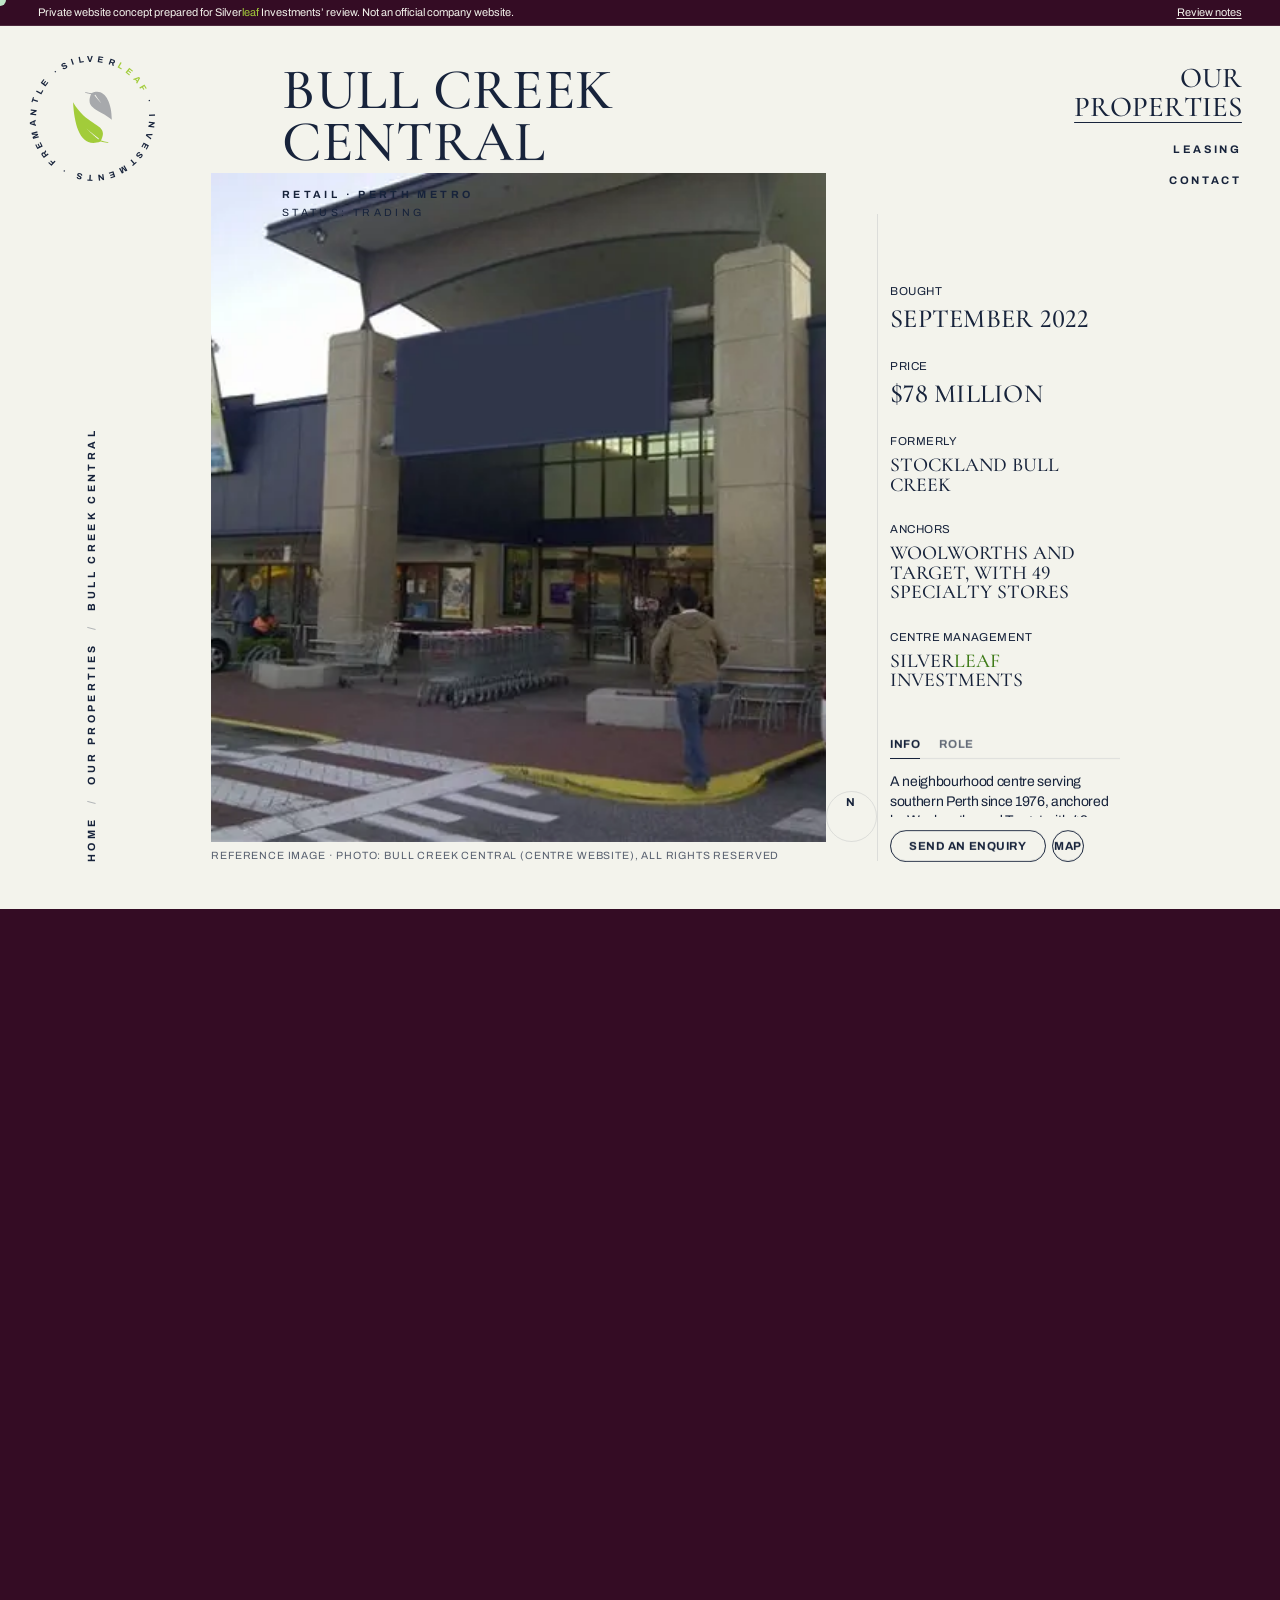
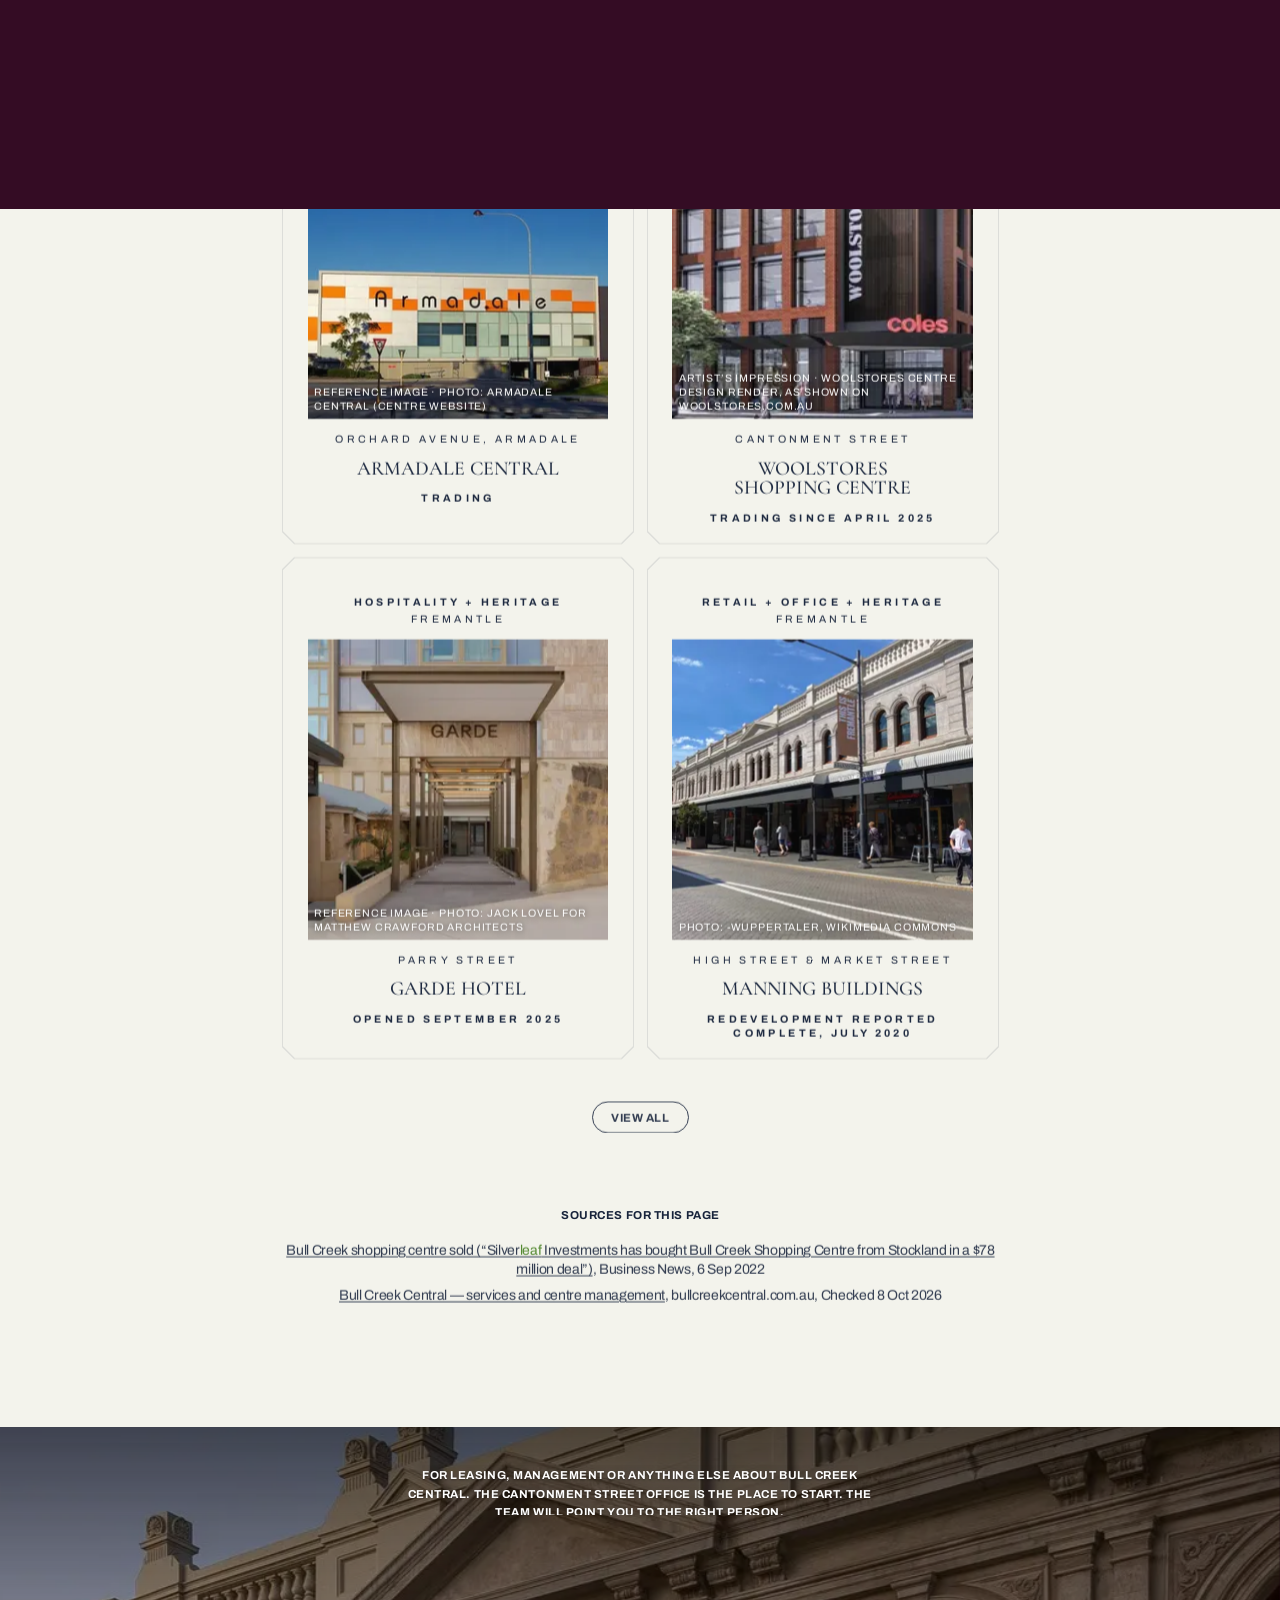
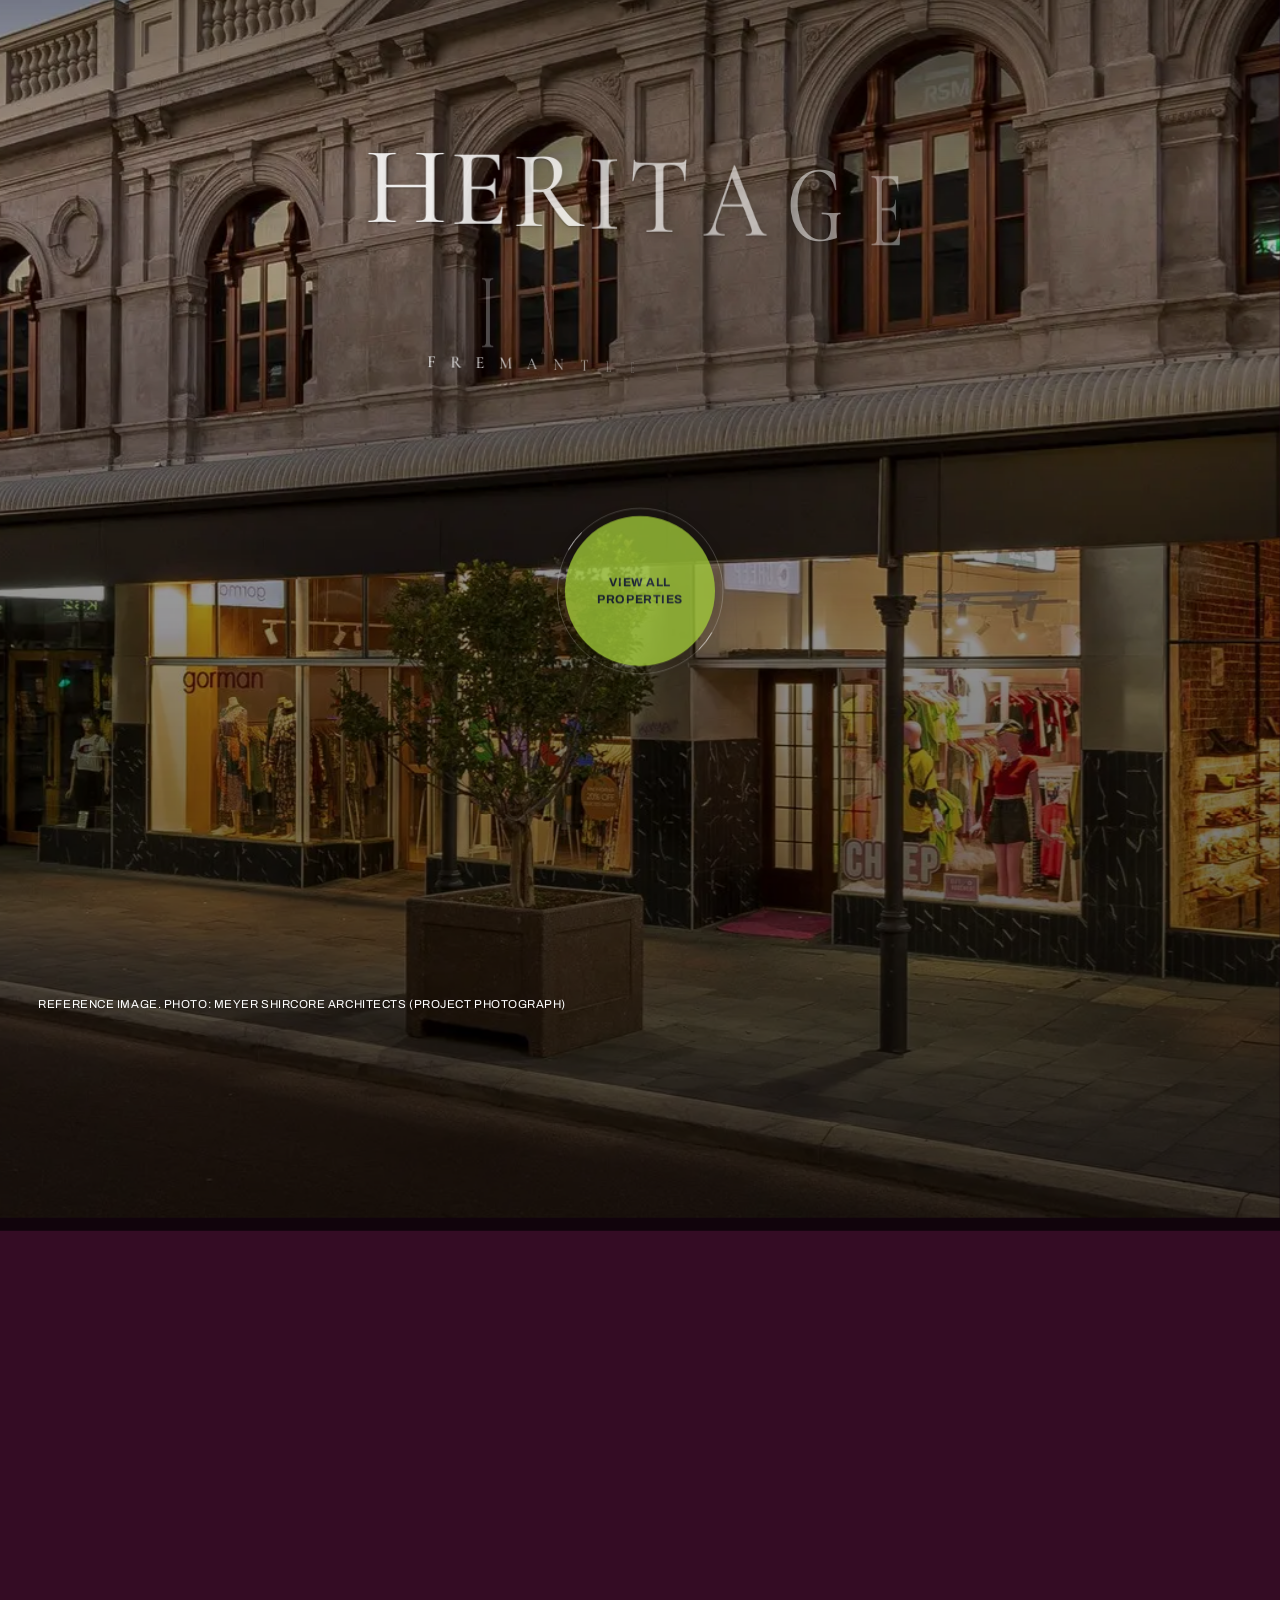
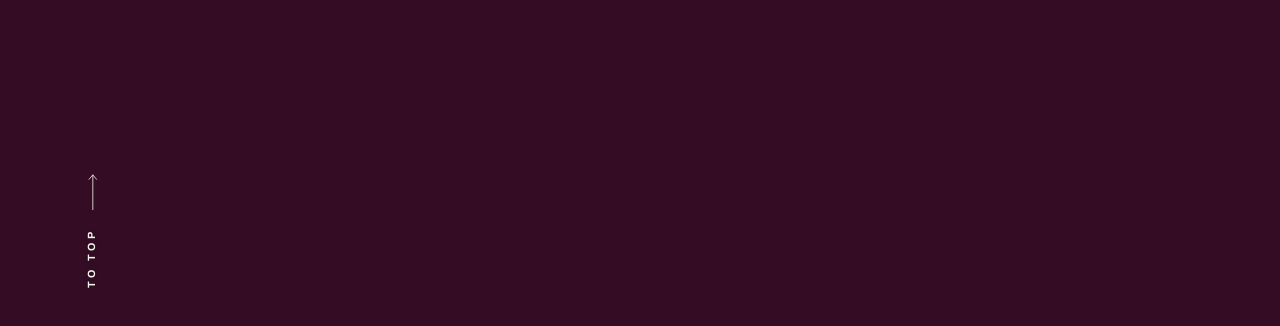
<file: portfolio/bull-creek-central/index.html>
<!DOCTYPE html><html lang="en-AU" class="no-js"><head><meta charset="utf-8"><meta name="viewport" content="width=device-width, initial-scale=1"><title>Bull Creek Central (concept)</title><meta name="description" content="Bull Creek Central, Corner South Street and Benningfield Road, Bull Creek WA 6149. A neighbourhood centre serving southern Perth since 1976, anchored by Woolworths and Target with 49 specialty stores."><meta name="robots" content="noindex, nofollow, noarchive, nosnippet, noimageindex"><meta name="googlebot" content="noindex, nofollow"><meta property="og:type" content="website"><meta property="og:site_name" content="Silverleaf Investments"><meta property="og:locale" content="en_AU"><meta property="og:title" content="Bull Creek Central"><meta property="og:description" content="Bull Creek Central, Corner South Street and Benningfield Road, Bull Creek WA 6149. A neighbourhood centre serving southern Perth since 1976, anchored by Woolworths and Target with 49 specialty stores."><meta name="twitter:card" content="summary_large_image"><meta name="referrer" content="strict-origin-when-cross-origin"><meta name="theme-color" content="#340c24"><link rel="icon" href="../../favicon.svg" type="image/svg+xml"><link rel="preload" href="../../assets/cormorant-garamond-latin-wght-normal.CUoBjw-S.woff2" as="font" type="font/woff2" crossorigin><link rel="preload" href="../../assets/mrs-saint-delafield-latin-400-normal.DistX2Vi.woff2" as="font" type="font/woff2" crossorigin><link rel="preload" href="../../assets/archivo-latin-wdth-normal.DY7AcnAa.woff2" as="font" type="font/woff2" crossorigin><script>
      (function () {
        var r = document.documentElement;
        r.classList.remove('no-js');
        if ('scrollRestoration' in history) history.scrollRestoration = 'manual';
        var reduce = window.matchMedia('(prefers-reduced-motion: reduce)').matches;
        if (!reduce) r.classList.add('motion');
        // Arriving through the page-change wipe: start covered, and the stylesheet lifts the panel away.
        try {
          if (!reduce && sessionStorage.getItem('sl-wipe')) {
            sessionStorage.removeItem('sl-wipe');
            r.classList.add('wipe-in');
          }
        } catch (e) {
          /* storage unavailable: no arrival wipe */
        }
        r.style.setProperty('--svh', window.innerHeight + 'px');
        // Failsafe: if the motion script never runs, show everything.
        setTimeout(function () {
          if (!r.classList.contains('motion-ready')) r.classList.remove('motion');
        }, 4000);
      })();
    </script><link rel="stylesheet" href="../../assets/EraLayout.7Xu97_WC.css"><style>.amen-area{height:calc(var(--vh) * 2.5 + 50rem);position:relative}.amen-screen{position:sticky;top:0}.amen-s{height:var(--vh);position:relative}.amen-cms{height:100%;position:relative}.amen-item{height:100%;display:none;position:absolute;inset:0}.amen-item:first-child{display:block;position:relative}.amen-slide{z-index:0;flex-direction:column;justify-content:flex-end;height:100%;display:flex;position:relative}.amen-slide__b{z-index:1;position:relative}.amen-slide__label{grid-area:1/2/2/6}.amen-slide__desc{grid-area:2/2/3/6}.amen-item--text .amen-slide__img:after{content:"";z-index:1;pointer-events:none;background:linear-gradient(to top right,#0009,#0000 65%);position:absolute;inset:0}.amen-para+.amen-para{margin-top:var(--s12)}.amen-para{max-width:52ch}.amen-credit{margin-top:var(--s16)}.amen-slide__img{z-index:0;top:0;bottom:0;left:calc(var(--off) * -1);right:calc(var(--off) * -1);position:absolute}.amen-tabs-w{z-index:1;left:0;right:0;top:var(--s160);position:absolute}.amen-tabs{grid-area:1/7/2/10;position:relative}.amen-tabs__list{flex-direction:column;align-items:flex-start;display:flex}.amen-tab{text-align:left;opacity:.4;transition:opacity var(--dur-s) var(--e-out)}.amen-tab:hover,.amen-tab.is-active{opacity:1}.amen-tabs__line{top:0;bottom:0;left:calc(var(--s16) * -1);background:var(--line);width:1.25px;position:absolute}.amen-tabs__hilight{width:100%;height:calc(40 * var(--u));background:var(--fg);border-radius:2px}.amen-btn-w{z-index:2;left:0;right:0;bottom:var(--s48);pointer-events:none;position:absolute}.amen-btn{pointer-events:auto;grid-area:1/8/2/10}.amen-themes{inset:0 0 var(--vh) 0}.amen-themes__light{height:35rem}@media (width<=991px){.amen-slide__label{grid-area:1/2/2/5}.amen-slide__desc{grid-area:2/1/3/5}.amen-tabs-w{top:var(--s272)}.amen-tabs{grid-area:1/2/2/5}}
.btn-list{gap:var(--s8);flex-wrap:wrap;display:flex}.btn-list.center{justify-content:center}.btn{height:calc(40 * var(--u));padding:var(--s12) var(--s24);border-radius:calc(40 * var(--u));color:var(--fg);white-space:nowrap;pointer-events:auto;justify-content:center;align-items:center;display:inline-flex;position:relative}.btn--circle{width:calc(40 * var(--u));padding:0 var(--s12)}.btn__label{z-index:1;transition:color var(--dur-m) var(--e-out);position:relative;overflow:clip}.btn__bg{z-index:0;border:1px solid var(--fg);border-radius:inherit;position:absolute;inset:0;overflow:clip}.btn__fill{background:var(--fg);height:100%;transition:transform var(--dur-m) var(--e-out), border-radius var(--dur-m) var(--e-out);border-radius:50% 50% 0 0;position:absolute;top:0;left:0;right:0;transform:translateY(101%)}@media (width>=992px){.btn:hover .btn__label{color:var(--bg)}.btn:hover .btn__fill{border-radius:0;transform:translateY(0)}}.btn[disabled]{opacity:.4;cursor:not-allowed}@media (width<=991px){.btn{height:calc(48 * var(--u));padding:var(--s12) var(--s24);border-radius:calc(48 * var(--u))}.btn--circle{width:calc(48 * var(--u))}}
</style><link rel="stylesheet" href="../../assets/_slug_.BKOkgd3a.css"><style>.decor i{display:block;position:absolute}.decor .dt,.decor .db{left:var(--dc);right:var(--dc);background:currentColor;height:1px}.decor .dt{top:0}.decor .db{bottom:0}.decor .dl,.decor .dr{top:var(--dc);bottom:var(--dc);background:currentColor;width:1px}.decor .dl{left:0}.decor .dr{right:0}.decor .dc{width:var(--dc);height:var(--dc)}.decor .tl{background:linear-gradient(to bottom right,#0000 calc(50% - .6px),currentColor calc(50% - .6px) calc(50% + .6px),#0000 calc(50% + .6px));top:0;left:0}.decor .br{background:linear-gradient(to bottom right,#0000 calc(50% - .6px),currentColor calc(50% - .6px) calc(50% + .6px),#0000 calc(50% + .6px));bottom:0;right:0}.decor .tr{background:linear-gradient(to bottom left,#0000 calc(50% - .6px),currentColor calc(50% - .6px) calc(50% + .6px),#0000 calc(50% + .6px));top:0;right:0}.decor .bl{background:linear-gradient(to bottom left,#0000 calc(50% - .6px),currentColor calc(50% - .6px) calc(50% + .6px),#0000 calc(50% + .6px));bottom:0;left:0}
.pcard-item{min-width:0}.pcard{aspect-ratio:392/544;width:100%;height:100%;padding:var(--s48) var(--s32) var(--s24);color:var(--fg);display:block;position:relative}.pcard__c{z-index:3;position:relative}.pcard__img{aspect-ratio:1;position:relative;overflow:clip}.pcard__img picture,.pcard__img .img{width:100%;height:100%;display:block}.pcard__img .img{object-fit:cover;transition:transform var(--dur-l) var(--e-out)}.pcard__credit{left:var(--s8);right:var(--s8);bottom:var(--s8);color:var(--white);letter-spacing:.08em;text-shadow:0 0 6px #0009;position:absolute}.pcard__name{text-wrap:balance}.pcard__decor{z-index:1;pointer-events:none;color:var(--line);position:absolute;inset:0}.pcard__decor .decor{position:absolute;inset:0}.pcard__shadow{z-index:0;border-radius:var(--s32);pointer-events:none;opacity:0;box-shadow:0 calc(24 * var(--u)) calc(64 * var(--u)) #17233b1f;transition:opacity var(--dur-m) var(--e-out);position:absolute;inset:0}@media (width>=992px){.pcard.is-link:hover .pcard__shadow{opacity:1}.pcard.is-link:hover .pcard__img .img{transform:scale(1.04)}}.pcard.is-link:focus-visible{outline-offset:-4px}@media (width<=991px){.pcard{aspect-ratio:auto;padding:var(--s48) var(--s24) var(--s32)}.pcard__shadow{display:none}}
.logo-lockup{width:100%;height:auto;display:block;overflow:visible}.cta-w{position:relative}.cta-s{z-index:1;aspect-ratio:144/168;pointer-events:none;position:relative}.cta-desc{pointer-events:auto;grid-area:1/4/2/8}.cta-sec .lf{text-shadow:0 0 10px #0000008c}.cta-sec .grad.top{background-image:linear-gradient(#0000009e,#00000040 60%,#0000)}.cta-title{pointer-events:auto;grid-area:1/3/2/9}.cta-btn{flex-direction:column;align-items:center;display:flex}.img-p{object-fit:cover;flex:none;width:100%;height:140%}.cta-credit{z-index:2;left:var(--off);bottom:calc(var(--off) + var(--cell-v) * 2 + var(--gap) + var(--s16));position:absolute}.ftr-w{margin-top:calc((var(--off) + var(--cell-v) * 2 + var(--gap)) * -1);position:relative}.ftr-top{z-index:1200;left:0;top:calc(100% - var(--off));height:var(--cell-h);transform-origin:0 0;align-items:center;gap:var(--s24);color:var(--fg);position:absolute;transform:rotate(-90deg)}.ftr-top .sdown__arrow{transform:none}.ftr-s{z-index:1;height:var(--vh);flex-direction:column;justify-content:space-between;display:flex;position:relative}.ftr-s__t{flex:1}.ftr-s__b{flex-direction:column;flex:1;justify-content:flex-end;display:flex}.ftr-contact{flex-direction:column;grid-area:1/3/2/9;align-items:center;display:flex}.ftr-logo{width:calc(150 * var(--u));color:var(--fg)}.ftr-phone{color:var(--fg);white-space:nowrap}.ftr-address{padding:0 var(--s48);text-align:center;flex-direction:column;grid-area:2/5/3/7;align-items:center;display:flex}.ftr-info{flex-direction:column;grid-area:1/3/2/6;justify-content:flex-end;display:flex}.ftr-credits{flex-direction:column;grid-area:1/6/2/9;justify-content:flex-end;align-items:flex-end;display:flex}.ftr-bg{z-index:-1;bottom:100%;left:calc(var(--off) * -1);right:calc(var(--off) * -1);height:calc(var(--vh) * 2);background:var(--bg);position:absolute}@media (width<=991px){.cta-s{aspect-ratio:2/6}.cta-desc,.cta-title,.ftr-contact{grid-area:1/1/2/5}.ftr-address{margin:0 calc(var(--gap) * -1);grid-area:2/2/3/4;padding:0}.ftr-info{grid-area:1/1/2/3}.ftr-credits{grid-area:1/3/2/5}}
</style></head><body class="on-light"><a class="skip" href="#main">Skip to content</a><aside class="notice" aria-label="Concept notice"><span>Private website concept prepared for Silver<span class="lf">leaf</span> Investments’ review. Not an official company website.</span><a href="../../review-notes/index.html">Review notes</a></aside><header class="hdr"><a class="hdr-logo on-light" data-theme href="../../" aria-label="Silverleaf Investments, home"><span class="symbol hdr-logo__sym"><svg class="logo-mark leaf-mark" viewBox="31.42 0.2 40 40" aria-hidden="true"><path fill="var(--logo-grey, #A7A9AC)" fill-rule="evenodd" d="M50.718 1.905 C44.854 14.170 57.644 14.059 66.083 22.031 C66.268 8.605 60.378 -2.847 50.718 1.905Z M52.982 3.493 L53.197 3.773 L53.413 4.052 L53.632 4.330 L53.851 4.607 L54.072 4.882 L54.294 5.156 L54.518 5.429 L54.743 5.700 L54.970 5.970 L55.198 6.239 L55.427 6.507 L55.658 6.773 L55.890 7.037 L56.123 7.301 L56.358 7.563 L56.594 7.824 L56.831 8.084 L57.070 8.342 L57.310 8.599 L57.552 8.854 L57.795 9.109 L58.039 9.362 L58.285 9.613 L58.315 9.587 L58.096 9.312 L57.878 9.036 L57.662 8.759 L57.448 8.482 L57.236 8.203 L57.025 7.923 L56.815 7.642 L56.607 7.360 L56.401 7.077 L56.196 6.793 L55.993 6.508 L55.792 6.222 L55.592 5.935 L55.394 5.648 L55.197 5.359 L55.002 5.069 L54.809 4.778 L54.617 4.486 L54.427 4.193 L54.238 3.899 L54.051 3.604 L53.866 3.308 L53.681 3.010Z"></path><path fill="var(--logo-grey, #A7A9AC)" d="M53.302 1.922 L52.980 1.925 L52.662 1.924 L52.344 1.919 L52.027 1.910 L51.710 1.897 L51.394 1.880 L51.077 1.858 L50.762 1.833 L50.447 1.804 L50.132 1.770 L49.817 1.733 L49.503 1.691 L49.190 1.645 L48.876 1.595 L48.564 1.541 L48.251 1.483 L47.939 1.421 L47.628 1.355 L47.317 1.285 L47.006 1.210 L46.696 1.132 L46.386 1.049 L46.075 0.961 L45.925 1.439 L46.233 1.546 L46.544 1.649 L46.856 1.748 L47.168 1.844 L47.482 1.935 L47.796 2.022 L48.112 2.105 L48.428 2.184 L48.745 2.259 L49.064 2.329 L49.383 2.396 L49.703 2.458 L50.024 2.517 L50.346 2.571 L50.669 2.621 L50.993 2.667 L51.317 2.709 L51.643 2.746 L51.970 2.780 L52.297 2.809 L52.625 2.834 L52.955 2.855 L53.282 2.872Z"></path><path fill="var(--leaf, #A2CC3A)" fill-rule="evenodd" d="M57.532 38.500 C64.951 23.866 48.748 29.249 36.760 8.724 C37.833 27.298 42.806 44.085 57.532 38.500Z M56.430 36.212 L56.016 35.909 L55.604 35.606 L55.193 35.301 L54.784 34.995 L54.375 34.687 L53.968 34.377 L53.561 34.067 L53.156 33.754 L52.752 33.440 L52.349 33.125 L51.947 32.808 L51.547 32.489 L51.147 32.169 L50.749 31.848 L50.351 31.525 L49.955 31.200 L49.560 30.874 L49.166 30.546 L48.773 30.217 L48.382 29.887 L47.991 29.554 L47.602 29.221 L47.214 28.885 L47.186 28.915 L47.551 29.276 L47.917 29.636 L48.284 29.994 L48.652 30.352 L49.022 30.707 L49.393 31.062 L49.766 31.415 L50.140 31.767 L50.515 32.117 L50.891 32.466 L51.269 32.814 L51.648 33.160 L52.028 33.505 L52.410 33.849 L52.793 34.191 L53.178 34.532 L53.563 34.872 L53.950 35.210 L54.339 35.547 L54.728 35.882 L55.119 36.216 L55.512 36.549 L55.905 36.880Z"></path><path fill="var(--leaf, #A2CC3A)" d="M56.141 37.900 L56.449 38.012 L56.760 38.121 L57.073 38.226 L57.386 38.327 L57.700 38.423 L58.014 38.516 L58.330 38.604 L58.646 38.688 L58.963 38.768 L59.280 38.843 L59.599 38.915 L59.918 38.982 L60.238 39.045 L60.559 39.104 L60.880 39.159 L61.202 39.210 L61.525 39.256 L61.849 39.299 L62.173 39.337 L62.498 39.371 L62.824 39.401 L63.150 39.427 L63.476 39.449 L63.524 38.951 L63.204 38.910 L62.886 38.866 L62.569 38.817 L62.254 38.764 L61.940 38.708 L61.627 38.647 L61.316 38.583 L61.006 38.515 L60.696 38.442 L60.389 38.366 L60.082 38.286 L59.776 38.202 L59.472 38.114 L59.169 38.022 L58.867 37.926 L58.567 37.826 L58.267 37.722 L57.969 37.615 L57.672 37.503 L57.376 37.388 L57.081 37.269 L56.788 37.146 L56.493 37.017Z"></path></svg></span><span class="hdr-logo__ring" data-logo-ring aria-hidden="true"><svg viewBox="0 0 120 120"><defs><path id="ring" d="M60,60 m-47,0 a47,47 0 1,1 94,0 a47,47 0 1,1 -94,0"></path></defs><text><textPath href="#ring" startOffset="0" textLength="292">SILVER<tspan class="ring-leaf">LEAF</tspan> · INVESTMENTS · FREMANTLE · </textPath></text></svg></span></a><nav class="hdr-nav on-light" data-theme aria-label="Main"><div class="hdr-nav__list desk-f"><a class="u-link hdr-nav__main h6" href="../../portfolio/index.html" aria-current="page"><span class="u-link__t">Our<br>Properties</span><span class="u-link__line" aria-hidden="true"></span></a><span class="u24" aria-hidden="true"></span><a class="nav-l2 l2" href="../../leasing/index.html"><span class="roll"><span class="roll__t">Leasing</span><span class="roll__t" aria-hidden="true">Leasing</span></span></a><span class="nav-gap" aria-hidden="true"></span><a class="nav-l2 l2" href="../../contact/index.html"><span class="roll"><span class="roll__t">Contact</span><span class="roll__t" aria-hidden="true">Contact</span></span></a></div><button class="hdr-menu-btn mob-f l2" type="button" aria-expanded="false" aria-controls="menu" data-menu-btn><span data-menu-label>Menu</span><span class="hdr-menu-btn__ico" aria-hidden="true"><i></i><i></i></span></button></nav></header><nav class="crumbs desk-f on-light" data-theme aria-label="Breadcrumb"><a class="l2 roll crumbs__item" href="../../"><span class="roll__t">Home</span><span class="roll__t" aria-hidden="true">Home</span></a><span class="l2 crumbs__sep" aria-hidden="true">/</span><a class="l2 roll crumbs__item" href="../../portfolio/index.html"><span class="roll__t">Our properties</span><span class="roll__t" aria-hidden="true">Our properties</span></a><span class="l2 crumbs__sep" aria-hidden="true">/</span><span class="l2 crumbs__item is-active" aria-current="page">Bull Creek Central</span></nav><div class="menu on-color" id="menu" data-menu hidden><nav class="menu__list" aria-label="Menu"><a class="h3" href="../../">Home</a><a class="h3" href="../../portfolio/index.html">Our properties</a><a class="h3" href="../../about/index.html">About</a><a class="h3" href="../../leasing/index.html">Leasing</a><a class="h3" href="../../contact/index.html">Contact</a></nav><p class="l1 menu__foot">Level 2, 25 Cantonment Street, Fremantle WA 6160<br><a href="tel:+61893355492">08 9335 5492</a></p></div><div class="tips" data-tips aria-hidden="true"></div><main id="main" tabindex="-1"><section class="section clip on-light lot-sec" data-bg="light" aria-labelledby="lot-title"><div class="ctn"><div class="lot-s"><div class="lot-info"><div class="grid lot-info__g"><div class="lot-info__c"><div class="lot-head"><div class="u48"></div><div class="u96 mob"></div><div class="lot-head__num"><h1 id="lot-title" class="h3" data-r="h">Bull Creek Central</h1><div class="minimap mob-f lot-head__map"><div class="compass" aria-hidden="true"><span class="l1 ac">N</span></div></div></div><div class="u24"></div><p class="l2" data-r="p">Retail · Perth metro</p><div class="u4"></div><p class="l2 reg" data-r="p">Status: Trading</p><div class="u16"></div></div><div class="lot-media lot-media--mob mob" tabindex="0" role="region" aria-label="Photographs of Bull Creek Central"><figure class="lot-mm"><button class="lot-zoom" type="button" data-zoom="0" aria-label="View larger: The entrance to Bull Creek Central: a covered walkway between stone pillars, with the Target store on the right."><picture><source srcset="../../assets/bull-creek-central.BIwVdpfN_2rPLH5.webp 400w, ../../assets/bull-creek-central.BIwVdpfN_Z26eDpl.webp 558w" type="image/webp" sizes="80vw"><img src="../../assets/bull-creek-central.BIwVdpfN_Z26eDpl.webp" srcset="../../assets/bull-creek-central.BIwVdpfN_2rPLH5.webp 400w, ../../assets/bull-creek-central.BIwVdpfN_Z26eDpl.webp 558w" alt sizes="80vw" loading="lazy" style="object-position:50% 55%" decoding="async" width="558" height="436" class="img"></picture></button><figcaption class="l2 reg lot-cap">Reference image · Photo: Bull Creek Central (centre website), All rights reserved</figcaption></figure></div><div class="lot-info__t" data-lenis-prevent tabindex="0" role="region" aria-label="Property details"><div class="u64"></div><dl class="lot-data" data-r="ctn"><div class="data-item"><dt class="l1 reg">Bought</dt><dd class="h5">September 2022</dd></div><div class="data-item"><dt class="l1 reg">Price</dt><dd class="h5">$78 million</dd></div><div class="data-item"><dt class="l1 reg">Formerly</dt><dd class="h6">Stockland Bull Creek</dd></div><div class="data-item"><dt class="l1 reg">Anchors</dt><dd class="h6">Woolworths and Target, with 49 specialty stores</dd></div><div class="data-item"><dt class="l1 reg">Centre management</dt><dd class="h6">Silver<span class="lf">leaf</span> Investments</dd></div></dl><div class="u48"></div><div class="lot-more" data-tabs data-r="ctn"><div class="tabs" role="tablist" aria-label="About this property"><button class="tab is-active l1" type="button" role="tab" aria-selected="true" aria-controls="lt-info" data-tab-trigger="info">Info</button><button class="tab l1" type="button" role="tab" aria-selected="false" aria-controls="lt-role" data-tab-trigger="role">Role</button><div class="tabs__line"></div><div class="tabs__hilight" data-tab-hilight data-dir="x"></div></div><div class="lot-more__c"><div class="lot-more__p is-active" id="lt-info" role="tabpanel" data-tab-content="info"><div class="u16"></div><p class="p1" data-tab="p">A neighbourhood centre serving southern Perth since 1976, anchored by Woolworths and Target with 49 specialty stores.</p><ul class="lot-links" data-tab="ctn"><li><a class="l2 roll" href="https://www.bullcreekcentral.com.au/" rel="noopener noreferrer"><span class="roll__t">Bull Creek Central website ↗</span><span class="roll__t" aria-hidden="true">Bull Creek Central website ↗</span></a></li></ul></div><div class="lot-more__p" id="lt-role" role="tabpanel" data-tab-content="role"><div class="u16"></div><p class="l2" data-tab="p">Owner, since 2022</p><div class="u8"></div><p class="p1" data-tab="p">Business News reported Silver<span class="lf">leaf</span>’s $78 million purchase of the centre (formerly Stockland Bull Creek) in September 2022. The centre website names Silver<span class="lf">leaf</span> as centre management.</p></div><div class="u160 desk"></div></div></div></div><div class="lot-info__b"><div class="u16 desk"></div><div class="u32 mob"></div><div class="btn-list" data-r="ctn"><a href="../../contact/index.html?property=bull-creek-central" class="btn roll-trigger"><span class="btn__label l1"><span class="roll"><span class="roll__t">Send an enquiry</span><span class="roll__t" aria-hidden="true">Send an enquiry</span></span></span><span class="btn__bg" aria-hidden="true"><span class="btn__fill"></span></span></a><a href="https://www.openstreetmap.org/search?query=Corner%20South%20Street%20and%20Benningfield%20Road%2C%20Bull%20Creek%20WA%206149" rel="noopener noreferrer" aria-label="Corner South Street and Benningfield Road, Bull Creek WA 6149 on OpenStreetMap" class="btn roll-trigger btn--circle"><span class="btn__label l1"><span class="roll"><span class="roll__t">Map</span><span class="roll__t" aria-hidden="true">Map</span></span></span><span class="btn__bg" aria-hidden="true"><span class="btn__fill"></span></span></a></div><div class="u48"></div></div><div class="lot-line desk"><div class="line-v" data-r="line"></div></div></div></div></div><div class="lot-media lot-media--desk desk"><div class="grid"><div class="lot-media__c"><div class="lot-lead"><figure class="lot-lead__img"><button class="lot-zoom" type="button" data-zoom="0" aria-label="View larger: The entrance to Bull Creek Central: a covered walkway between stone pillars, with the Target store on the right."><picture><source srcset="../../assets/bull-creek-central.BIwVdpfN_Z26eDpl.webp 558w" type="image/webp" sizes="56vw"><img src="../../assets/bull-creek-central.BIwVdpfN_Z26eDpl.webp" srcset="../../assets/bull-creek-central.BIwVdpfN_Z26eDpl.webp 558w" alt sizes="56vw" loading="eager" style="object-position:50% 55%" decoding="async" width="558" height="436" class="img"></picture></button><figcaption class="l2 reg lot-cap">Reference image · Photo: Bull Creek Central (centre website), All rights reserved</figcaption></figure><div class="minimap lot-lead__map"><div class="compass" aria-hidden="true"><span class="l1 ac">N</span></div></div></div><div class="u48"></div><div class="lot-list"></div><div class="u48"></div></div></div></div></div></div></section><section class="section arch clip on-light other-arch is-flow" aria-labelledby="other-title"><div class="ctn"><div class="other-title-s"><div><div class="u160"></div><div class="grid"><div class="other-title"><h2 id="other-title" class="h3 ac" data-r="h">Other<br>properties</h2></div></div><div class="u48"></div></div><div class="divider"><div class="line-v" data-r="line"></div></div><div><div class="u48"></div><div class="grid"><div class="s-title"><p class="l1 ac" data-r="p">More of the Silver<span class="lf">leaf</span> register</p></div></div><div class="u16"></div></div></div></div></section><section class="section clip on-light other-sec" data-bg="light"><div class="ctn"><div class="grid"><div class="other-s"><div class="u48"></div><div class="other-list" data-r="ctn"><div class="pcard-item" data-filter-item data-location="perth" data-sectors="retail" data-name="Armadale Central"><a href="../../portfolio/armadale-central/index.html" aria-labelledby="pc-armadale-central" class="pcard is-link"><div class="pcard__c"><div class="pcard__t"><p class="l2 ac">Retail</p><div class="u4"></div><p class="l2 reg ac">Perth metro</p></div><div class="u16"></div><div class="pcard__img"><picture><source srcset="../../assets/armadale-central.l2jFEacB_a85l2.webp 400w, ../../assets/armadale-central.l2jFEacB_ZrEhSP.webp 556w" type="image/webp" sizes="(min-width: 992px) 24vw, 90vw"><img src="../../assets/armadale-central.l2jFEacB_ZrEhSP.webp" srcset="../../assets/armadale-central.l2jFEacB_a85l2.webp 400w, ../../assets/armadale-central.l2jFEacB_ZrEhSP.webp 556w" alt="Armadale Central from the street: a long white and orange facade with the word Armadale across it." sizes="(min-width: 992px) 24vw, 90vw" loading="lazy" style="object-position:50% 70%" decoding="async" width="556" height="434" class="img"></picture><span class="pcard__credit l2 reg">Reference image · Photo: Armadale Central (centre website)</span></div><div class="u16"></div><div class="pcard__b"><p class="l2 reg ac">Orchard Avenue, Armadale</p><div class="u16"></div><h3 class="h6 ac pcard__name" id="pc-armadale-central">Armadale Central</h3><div class="u16"></div><p class="l2 ac">Trading</p></div></div><span class="pcard__decor"><span class="decor" style="--dc:var(--s16)" aria-hidden="true"><i class="dt"></i><i class="db"></i><i class="dl"></i><i class="dr"></i><i class="dc tl"></i><i class="dc tr"></i><i class="dc bl"></i><i class="dc br"></i></span></span><span class="pcard__shadow" aria-hidden="true"></span></a></div><div class="pcard-item" data-filter-item data-location="fremantle" data-sectors="retail office" data-name="Woolstores Shopping Centre"><a href="../../portfolio/woolstores/index.html" aria-labelledby="pc-woolstores" class="pcard is-link"><div class="pcard__c"><div class="pcard__t"><p class="l2 ac">Retail + Office</p><div class="u4"></div><p class="l2 reg ac">Fremantle</p></div><div class="u16"></div><div class="pcard__img"><picture><source srcset="../../assets/woolstores-render.pZJi7FJs_Z1WoSub.webp 400w, ../../assets/woolstores-render.pZJi7FJs_14Ht6N.webp 711w" type="image/webp" sizes="(min-width: 992px) 24vw, 90vw"><img src="../../assets/woolstores-render.pZJi7FJs_14Ht6N.webp" srcset="../../assets/woolstores-render.pZJi7FJs_Z1WoSub.webp 400w, ../../assets/woolstores-render.pZJi7FJs_14Ht6N.webp 711w" alt="Artist’s impression of the new Woolstores centre on the corner of Cantonment and Queen streets: a red-brick building with Coles signage and street trees." sizes="(min-width: 992px) 24vw, 90vw" loading="lazy" style="object-position:55% 50%" decoding="async" width="711" height="400" class="img"></picture><span class="pcard__credit l2 reg">Artist’s impression · Woolstores centre design render, as shown on woolstores.com.au</span></div><div class="u16"></div><div class="pcard__b"><p class="l2 reg ac">Cantonment Street</p><div class="u16"></div><h3 class="h6 ac pcard__name" id="pc-woolstores">Woolstores Shopping Centre</h3><div class="u16"></div><p class="l2 ac">Trading since April 2025</p></div></div><span class="pcard__decor"><span class="decor" style="--dc:var(--s16)" aria-hidden="true"><i class="dt"></i><i class="db"></i><i class="dl"></i><i class="dr"></i><i class="dc tl"></i><i class="dc tr"></i><i class="dc bl"></i><i class="dc br"></i></span></span><span class="pcard__shadow" aria-hidden="true"></span></a></div><div class="pcard-item" data-filter-item data-location="fremantle" data-sectors="hospitality heritage" data-name="Garde Hotel"><a href="../../portfolio/garde-hotel/index.html" aria-labelledby="pc-garde-hotel" class="pcard is-link"><div class="pcard__c"><div class="pcard__t"><p class="l2 ac">Hospitality + Heritage</p><div class="u4"></div><p class="l2 reg ac">Fremantle</p></div><div class="u16"></div><div class="pcard__img"><picture><source srcset="../../assets/garde-entry.DaKuK55j_ZswgsN.webp 400w, ../../assets/garde-entry.DaKuK55j_Z1zr36Y.webp 720w, ../../assets/garde-entry.DaKuK55j_2uPRTg.webp 1080w" type="image/webp" sizes="(min-width: 992px) 24vw, 90vw"><img src="../../assets/garde-entry.DaKuK55j_Z2uaFgM.webp" srcset="../../assets/garde-entry.DaKuK55j_ZswgsN.webp 400w, ../../assets/garde-entry.DaKuK55j_Z1zr36Y.webp 720w, ../../assets/garde-entry.DaKuK55j_2uPRTg.webp 1080w" alt="The entrance to Garde Hotel, Fremantle: a limestone wall and a framed walkway beneath the GARDE sign." sizes="(min-width: 992px) 24vw, 90vw" loading="lazy" style="object-position:45% 50%" decoding="async" width="1500" height="998" class="img"></picture><span class="pcard__credit l2 reg">Reference image · Photo: Jack Lovel for Matthew Crawford Architects</span></div><div class="u16"></div><div class="pcard__b"><p class="l2 reg ac">Parry Street</p><div class="u16"></div><h3 class="h6 ac pcard__name" id="pc-garde-hotel">Garde Hotel</h3><div class="u16"></div><p class="l2 ac">Opened September 2025</p></div></div><span class="pcard__decor"><span class="decor" style="--dc:var(--s16)" aria-hidden="true"><i class="dt"></i><i class="db"></i><i class="dl"></i><i class="dr"></i><i class="dc tl"></i><i class="dc tr"></i><i class="dc bl"></i><i class="dc br"></i></span></span><span class="pcard__shadow" aria-hidden="true"></span></a></div><div class="pcard-item" data-filter-item data-location="fremantle" data-sectors="retail office heritage" data-name="Manning Buildings"><a href="../../portfolio/manning-buildings/index.html" aria-labelledby="pc-manning-buildings" class="pcard is-link"><div class="pcard__c"><div class="pcard__t"><p class="l2 ac">Retail + Office + Heritage</p><div class="u4"></div><p class="l2 reg ac">Fremantle</p></div><div class="u16"></div><div class="pcard__img"><picture><source srcset="../../assets/manning-market-street.BfvOKijW_10Dsx3.webp 400w, ../../assets/manning-market-street.BfvOKijW_Z1CIYO0.webp 720w, ../../assets/manning-market-street.BfvOKijW_Z1IDOst.webp 1080w" type="image/webp" sizes="(min-width: 992px) 24vw, 90vw"><img src="../../assets/manning-market-street.BfvOKijW_Zd8tVt.webp" srcset="../../assets/manning-market-street.BfvOKijW_10Dsx3.webp 400w, ../../assets/manning-market-street.BfvOKijW_Z1CIYO0.webp 720w, ../../assets/manning-market-street.BfvOKijW_Z1IDOst.webp 1080w" alt="The restored Manning Buildings along Market Street, Fremantle, with arched first-floor windows above street verandahs." sizes="(min-width: 992px) 24vw, 90vw" loading="lazy" style="object-position:55% 45%" decoding="async" width="2400" height="1800" class="img"></picture><span class="pcard__credit l2 reg">Photo: -wuppertaler, Wikimedia Commons</span></div><div class="u16"></div><div class="pcard__b"><p class="l2 reg ac">High Street &amp; Market Street</p><div class="u16"></div><h3 class="h6 ac pcard__name" id="pc-manning-buildings">Manning Buildings</h3><div class="u16"></div><p class="l2 ac">Redevelopment reported complete, July 2020</p></div></div><span class="pcard__decor"><span class="decor" style="--dc:var(--s16)" aria-hidden="true"><i class="dt"></i><i class="db"></i><i class="dl"></i><i class="dr"></i><i class="dc tl"></i><i class="dc tr"></i><i class="dc bl"></i><i class="dc br"></i></span></span><span class="pcard__shadow" aria-hidden="true"></span></a></div></div><div class="u48"></div><div class="btn-list center" data-r="ctn"><a href="../../portfolio/index.html" class="btn roll-trigger"><span class="btn__label l1"><span class="roll"><span class="roll__t">View all</span><span class="roll__t" aria-hidden="true">View all</span></span></span><span class="btn__bg" aria-hidden="true"><span class="btn__fill"></span></span></a></div><div class="u96"></div><div class="lot-sources"><h2 class="l1 ac" data-r="p">Sources for this page</h2><div class="u16"></div><ul data-r="ctn"><li class="p1 ac"><a href="https://www.businessnews.com.au/article/Bull-Creek-shopping-centre-sold" rel="noopener noreferrer">Bull Creek shopping centre sold (“Silver<span class="lf">leaf</span> Investments has bought Bull Creek Shopping Centre from Stockland in a $78 million deal”)</a>, Business News, 6 Sep 2022</li><li class="p1 ac"><a href="https://www.bullcreekcentral.com.au/services/" rel="noopener noreferrer">Bull Creek Central — services and centre management</a>, bullcreekcentral.com.au, Checked 8 Oct 2026</li></ul></div><div class="u160"></div></div></div></div></section><section class="section on-color cta-sec" data-bg="color" aria-labelledby="cta-title"><div class="ctn cta-clip" data-footer-clip><div class="cta-w"><div class="cta-s"><div class="u48"></div><div class="grid"><div class="cta-desc"><p class="l1 ac" data-r="p">For leasing, management or anything else about Bull Creek Central, the Cantonment Street office is the place to start. The team will point you to the right person.</p></div></div><div class="u272"></div><div class="grid"><div class="cta-title"><h2 id="cta-title" class="h1 ac" data-r="h">Heritage<br>in use</h2><div class="u32"></div><p class="c1 ac" data-r="h">Fremantle West End</p><div class="u160"></div><div class="cta-btn"><div class="btn-circle roll-trigger" data-btn-circle data-magnetic data-r="ctn"><span class="btn-circle__label l1" data-magnetic-inner aria-hidden="true"><span class="roll"><span class="roll__t">View all properties</span><span class="roll__t" aria-hidden="true">View all properties</span></span></span><span class="btn-circle__bg" aria-hidden="true"><svg viewBox="0 0 208 208"><circle class="arc" cx="104" cy="104" r="103.5" fill="none" stroke="currentColor" stroke-width="1" transform="rotate(-150 104 104)" style="stroke-dasharray:27.12 650.31"></circle><circle class="arc" cx="104" cy="104" r="103.5" fill="none" stroke="currentColor" stroke-width="1" transform="rotate(30 104 104)" style="stroke-dasharray:27.12 650.31"></circle><circle class="track" cx="104" cy="104" r="103.5" fill="none" stroke-width="1"></circle></svg></span><a class="btn-circle__link" href="../../portfolio/index.html" aria-label="View all properties"></a></div></div></div></div></div><div class="w-bg"><div class="img-w" data-par-w><img class="img-p" data-par="img" src="../../assets/manning-dusk.BoLgAfOb_Z1BKr9H.webp" alt="The restored Manning Buildings, Fremantle, at dusk: arched upper windows above lit shopfronts under the street verandah." width="2400" height="1600" loading="lazy" style="object-position:60% 45%"><div class="grad top x4"></div><div class="grad"></div><div class="grad"></div></div><p class="cta-credit l1 reg">Reference image. Photo: Meyer Shircore Architects (project photograph)</p></div></div></div></section><footer class="section on-dark ftr-sec" data-bg="dark" aria-label="Contact details"><div class="ctn"><div class="ftr-w" data-footer><a class="ftr-top desk-f" href="#main" data-to-top><span class="l2">To top</span><span class="sdown__arrow"><svg viewBox="0 0 48 12"><path d="M0 6h44M38 1l6 5-6 5" fill="none" stroke="currentColor" stroke-width="1"></path></svg></span></a><div class="ftr-s" data-footer-s><div class="ftr-s__t"></div><div class="ftr-s__c"><div class="grid"><div class="ftr-contact"><div class="ftr-logo" data-text="ctn"><svg class="logo-lockup" viewBox="-1 -0.5 107 66" role="img" aria-label="Silverleaf"><path fill="var(--logo-grey, #A7A9AC)" fill-rule="evenodd" d="M50.718 1.905 C44.854 14.170 57.644 14.059 66.083 22.031 C66.268 8.605 60.378 -2.847 50.718 1.905Z M52.982 3.493 L53.197 3.773 L53.413 4.052 L53.632 4.330 L53.851 4.607 L54.072 4.882 L54.294 5.156 L54.518 5.429 L54.743 5.700 L54.970 5.970 L55.198 6.239 L55.427 6.507 L55.658 6.773 L55.890 7.037 L56.123 7.301 L56.358 7.563 L56.594 7.824 L56.831 8.084 L57.070 8.342 L57.310 8.599 L57.552 8.854 L57.795 9.109 L58.039 9.362 L58.285 9.613 L58.315 9.587 L58.096 9.312 L57.878 9.036 L57.662 8.759 L57.448 8.482 L57.236 8.203 L57.025 7.923 L56.815 7.642 L56.607 7.360 L56.401 7.077 L56.196 6.793 L55.993 6.508 L55.792 6.222 L55.592 5.935 L55.394 5.648 L55.197 5.359 L55.002 5.069 L54.809 4.778 L54.617 4.486 L54.427 4.193 L54.238 3.899 L54.051 3.604 L53.866 3.308 L53.681 3.010Z"></path><path fill="var(--logo-grey, #A7A9AC)" d="M53.302 1.922 L52.980 1.925 L52.662 1.924 L52.344 1.919 L52.027 1.910 L51.710 1.897 L51.394 1.880 L51.077 1.858 L50.762 1.833 L50.447 1.804 L50.132 1.770 L49.817 1.733 L49.503 1.691 L49.190 1.645 L48.876 1.595 L48.564 1.541 L48.251 1.483 L47.939 1.421 L47.628 1.355 L47.317 1.285 L47.006 1.210 L46.696 1.132 L46.386 1.049 L46.075 0.961 L45.925 1.439 L46.233 1.546 L46.544 1.649 L46.856 1.748 L47.168 1.844 L47.482 1.935 L47.796 2.022 L48.112 2.105 L48.428 2.184 L48.745 2.259 L49.064 2.329 L49.383 2.396 L49.703 2.458 L50.024 2.517 L50.346 2.571 L50.669 2.621 L50.993 2.667 L51.317 2.709 L51.643 2.746 L51.970 2.780 L52.297 2.809 L52.625 2.834 L52.955 2.855 L53.282 2.872Z"></path><path fill="var(--leaf, #A2CC3A)" fill-rule="evenodd" d="M57.532 38.500 C64.951 23.866 48.748 29.249 36.760 8.724 C37.833 27.298 42.806 44.085 57.532 38.500Z M56.430 36.212 L56.016 35.909 L55.604 35.606 L55.193 35.301 L54.784 34.995 L54.375 34.687 L53.968 34.377 L53.561 34.067 L53.156 33.754 L52.752 33.440 L52.349 33.125 L51.947 32.808 L51.547 32.489 L51.147 32.169 L50.749 31.848 L50.351 31.525 L49.955 31.200 L49.560 30.874 L49.166 30.546 L48.773 30.217 L48.382 29.887 L47.991 29.554 L47.602 29.221 L47.214 28.885 L47.186 28.915 L47.551 29.276 L47.917 29.636 L48.284 29.994 L48.652 30.352 L49.022 30.707 L49.393 31.062 L49.766 31.415 L50.140 31.767 L50.515 32.117 L50.891 32.466 L51.269 32.814 L51.648 33.160 L52.028 33.505 L52.410 33.849 L52.793 34.191 L53.178 34.532 L53.563 34.872 L53.950 35.210 L54.339 35.547 L54.728 35.882 L55.119 36.216 L55.512 36.549 L55.905 36.880Z"></path><path fill="var(--leaf, #A2CC3A)" d="M56.141 37.900 L56.449 38.012 L56.760 38.121 L57.073 38.226 L57.386 38.327 L57.700 38.423 L58.014 38.516 L58.330 38.604 L58.646 38.688 L58.963 38.768 L59.280 38.843 L59.599 38.915 L59.918 38.982 L60.238 39.045 L60.559 39.104 L60.880 39.159 L61.202 39.210 L61.525 39.256 L61.849 39.299 L62.173 39.337 L62.498 39.371 L62.824 39.401 L63.150 39.427 L63.476 39.449 L63.524 38.951 L63.204 38.910 L62.886 38.866 L62.569 38.817 L62.254 38.764 L61.940 38.708 L61.627 38.647 L61.316 38.583 L61.006 38.515 L60.696 38.442 L60.389 38.366 L60.082 38.286 L59.776 38.202 L59.472 38.114 L59.169 38.022 L58.867 37.926 L58.567 37.826 L58.267 37.722 L57.969 37.615 L57.672 37.503 L57.376 37.388 L57.081 37.269 L56.788 37.146 L56.493 37.017Z"></path><path fill="currentColor" d="M0.026840490797545913 59.507285276073624H0.8991564417177913L1.3688650306748467 61.936349693251536Q1.8654141104294477 62.56710122699387 3.079946319018405 63.050230061349694Q4.294478527607362 63.533358895705526 5.475460122699387 63.533358895705526Q7.354294478527608 63.533358895705526 8.40778374233129 62.57381134969326Q9.46127300613497 61.614263803680984 9.46127300613497 59.923312883435585Q9.46127300613497 58.95705521472393 9.051955521472394 58.326303680981596Q8.642638036809817 57.69555214723927 7.978335889570553 57.25939417177915Q7.314033742331288 56.82323619631902 6.468558282208589 56.52128067484663Q5.623082822085889 56.219325153374236 4.730636503067484 55.91065950920246Q3.8381901840490795 55.60199386503068 2.9927147239263805 55.22622699386503Q2.147239263803681 54.85046012269939 1.4829371165644172 54.27338957055215Q0.8186349693251533 53.69631901840491 0.40931748466257667 52.84413343558282Q0.0 51.99194785276074 0.0 50.74386503067485Q0.0 48.59662576687117 1.6104294478527608 47.375383435582826Q3.2208588957055215 46.15414110429448 6.079371165644172 46.15414110429448Q8.253450920245399 46.15414110429448 10.80329754601227 46.73121165644172V50.47546012269939H9.930981595092025L9.46127300613497 48.27453987730061Q8.092407975460123 47.28144171779141 6.079371165644172 47.28144171779141Q4.281058282208589 47.28144171779141 3.2678297546012267 48.01284509202454Q2.254601226993865 48.74424846625767 2.254601226993865 50.03259202453988Q2.254601226993865 50.90490797546013 2.6639187116564416 51.48197852760737Q3.073236196319018 52.0590490797546 3.737538343558282 52.46836656441718Q4.401840490797547 52.87768404907976 5.254026073619633 53.172929447852766Q6.106211656441719 53.46817484662577 6.998657975460124 53.783550613496935Q7.891104294478529 54.0989263803681 8.743289877300615 54.4948236196319Q9.5954754601227 54.890720858895705 10.259777607361965 55.50134202453988Q10.924079754601228 56.111963190184056 11.333397239263805 56.990989263803684Q11.742714723926381 57.87001533742332 11.742714723926381 59.158358895705526Q11.742714723926381 61.76188650306749 10.145705521472394 63.191142638036816Q8.548696319018406 64.62039877300614 5.542561349693251 64.62039877300614Q4.093174846625766 64.62039877300614 2.630368098159509 64.36541411042946Q1.1675613496932513 64.11042944785277 0.026840490797545913 63.66756134969326ZM18.533358895705522 47.61694785276074Q18.533358895705522 48.207438650306756 18.103911042944787 48.63688650306749Q17.67446319018405 49.066334355828225 17.070552147239265 49.066334355828225Q16.48006134969325 49.066334355828225 16.050613496932517 48.63688650306749Q15.62116564417178 48.207438650306756 15.62116564417178 47.61694785276074Q15.62116564417178 47.01303680981596 16.050613496932517 46.58358895705522Q16.48006134969325 46.15414110429448 17.070552147239265 46.15414110429448Q17.67446319018405 46.15414110429448 18.103911042944787 46.58358895705522Q18.533358895705522 47.01303680981596 18.533358895705522 47.61694785276074ZM18.399156441717793 63.41257668711657 20.559815950920246 63.74808282208589V64.35199386503068H14.024156441717793V63.74808282208589L16.171395705521473 63.41257668711657V52.676380368098165L14.386503067484664 52.34087423312884V51.736963190184056H18.399156441717793ZM26.008435582822088 63.41257668711657 28.16909509202454 63.74808282208589V64.35199386503068H21.633435582822088V63.74808282208589L23.780674846625768 63.41257668711657V46.207822085889575L21.633435582822088 45.88573619631902V45.281825153374236H26.008435582822088ZM36.1944018404908 64.62039877300614H35.201303680981596L30.007668711656443 52.676380368098165L28.719325153374236 52.34087423312884V51.736963190184056H34.597392638036816V52.34087423312884L32.597776073619634 52.703220858895705L36.27492331288344 61.41296012269939L39.79102760736197 52.676380368098165L37.79141104294479 52.34087423312884V51.736963190184056H42.46165644171779V52.34087423312884L41.253834355828225 52.62269938650307ZM45.95092024539878 58.004217791411044V58.24578220858896Q45.95092024539878 60.097776073619634 46.36023773006136 61.12442484662577Q46.76955521472393 62.1510736196319 47.62174079754601 62.68788343558282Q48.4739263803681 63.22469325153374 49.85621165644172 63.22469325153374Q50.580904907975466 63.22469325153374 51.57400306748467 63.10391104294479Q52.56710122699387 62.98312883435583 53.211273006134974 62.83550613496933V63.58703987730062Q52.56710122699387 64.00306748466258 51.45993098159509 64.31173312883436Q50.35276073619632 64.62039877300614 49.19861963190184 64.62039877300614Q46.25958588957055 64.62039877300614 44.89743098159509 63.03680981595093Q43.535276073619634 61.45322085889571 43.535276073619634 57.95053680981596Q43.535276073619634 54.64915644171779 44.91756134969326 53.025306748466264Q46.299846625766875 51.40145705521473 48.86311349693251 51.40145705521473Q53.707822085889575 51.40145705521473 53.707822085889575 56.90375766871166V58.004217791411044ZM48.86311349693251 52.47507668711657Q47.46740797546013 52.47507668711657 46.722584355828225 53.6023773006135Q45.97776073619632 54.72967791411043 45.97776073619632 56.9305981595092H51.37269938650307Q51.37269938650307 54.52837423312884 50.75536809815951 53.5017254601227Q50.13803680981595 52.47507668711657 48.86311349693251 52.47507668711657ZM63.571702453987726 51.40145705521473V54.81019938650307H62.99463190184049L62.216257668711656 53.33397239263804Q61.545245398773005 53.33397239263804 60.625958588957054 53.515145705521476Q59.706671779141104 53.69631901840491 59.03565950920245 53.99156441717792V63.41257668711657L61.19631901840491 63.74808282208589V64.35199386503068H55.21088957055215V63.74808282208589L56.80789877300614 63.41257668711657V52.676380368098165L55.21088957055215 52.34087423312884V51.736963190184056H58.88803680981595L59.00881901840491 53.30713190184049Q59.81403374233129 52.63611963190184 61.18960889570552 52.018788343558285Q62.565184049079754 51.40145705521473 63.37039877300614 51.40145705521473ZM68.73849693251533 63.41257668711657 70.89915644171779 63.74808282208589V64.35199386503068H64.36349693251533V63.74808282208589L66.51073619631902 63.41257668711657V46.207822085889575L64.36349693251533 45.88573619631902V45.281825153374236H68.73849693251533ZM74.93865030674847 58.004217791411044V58.24578220858896Q74.93865030674847 60.097776073619634 75.34796779141104 61.12442484662577Q75.75728527607362 62.1510736196319 76.6094708588957 62.68788343558282Q77.46165644171779 63.22469325153374 78.84394171779141 63.22469325153374Q79.56863496932516 63.22469325153374 80.56173312883436 63.10391104294479Q81.55483128834356 62.98312883435583 82.19900306748467 62.83550613496933V63.58703987730062Q81.55483128834356 64.00306748466258 80.44766104294479 64.31173312883436Q79.34049079754601 64.62039877300614 78.18634969325154 64.62039877300614Q75.24731595092025 64.62039877300614 73.88516104294479 63.03680981595093Q72.52300613496932 61.45322085889571 72.52300613496932 57.95053680981596Q72.52300613496932 54.64915644171779 73.90529141104295 53.025306748466264Q75.28757668711657 51.40145705521473 77.85084355828221 51.40145705521473Q82.69555214723927 51.40145705521473 82.69555214723927 56.90375766871166V58.004217791411044ZM77.85084355828221 52.47507668711657Q76.45513803680981 52.47507668711657 75.71031441717791 53.6023773006135Q74.96549079754601 54.72967791411043 74.96549079754601 56.9305981595092H80.36042944785277Q80.36042944785277 54.52837423312884 79.7430981595092 53.5017254601227Q79.12576687116565 52.47507668711657 77.85084355828221 52.47507668711657ZM89.8888036809816 51.45513803680982Q91.95552147239265 51.45513803680982 92.9284892638037 52.30061349693252Q93.90145705521473 53.14608895705522 93.90145705521473 54.890720858895705V63.41257668711657L95.47162576687117 63.74808282208589V64.35199386503068H92.00920245398774L91.75421779141105 63.09049079754602Q90.22430981595093 64.62039877300614 87.84892638036811 64.62039877300614Q84.61464723926382 64.62039877300614 84.61464723926382 60.862730061349694Q84.61464723926382 59.60122699386503 85.10448619631903 58.77588190184049Q85.59432515337424 57.95053680981596 86.66794478527609 57.51437883435584Q87.74156441717793 57.07822085889571 89.78144171779142 57.03796012269939L91.67369631901842 56.984279141104295V55.01150306748467Q91.67369631901842 53.709739263803684 91.19727760736197 53.09240797546013Q90.72085889570553 52.47507668711657 89.72776073619633 52.47507668711657Q88.38573619631903 52.47507668711657 87.27185582822086 53.105828220858896L86.81556748466258 54.67599693251534H86.06403374233129V51.924846625766875Q88.23811349693253 51.45513803680982 89.8888036809816 51.45513803680982ZM91.67369631901842 57.923696319018404 89.91564417177915 57.9773773006135Q88.11733128834356 58.04447852760737 87.47986963190185 58.675230061349694Q86.84240797546013 59.30598159509203 86.84240797546013 60.78220858895706Q86.84240797546013 63.14417177914111 88.76150306748467 63.14417177914111Q89.67407975460124 63.14417177914111 90.3383819018405 62.93615797546013Q91.00268404907976 62.72814417177914 91.67369631901842 62.40605828220859ZM98.86694785276073 52.864263803680984H96.69286809815951V52.206671779141104L98.86694785276073 51.68328220858896V50.79754601226994Q98.86694785276073 48.00613496932516 99.97411809815951 46.50306748466258Q101.08128834355828 45.0 103.08090490797545 45.0Q104.11426380368098 45.0 105.0 45.25498466257669V48.00613496932516H104.34240797546012L103.73849693251533 46.35544478527608Q103.28220858895705 46.07361963190184 102.63803680981594 46.07361963190184Q101.79256134969324 46.07361963190184 101.44363496932515 46.825153374233125Q101.09470858895705 47.576687116564415 101.09470858895705 49.643404907975466V51.736963190184056H104.4497699386503V52.864263803680984H101.09470858895705V63.30521472392638L103.81901840490798 63.74808282208589V64.35199386503068H97.00153374233129V63.74808282208589L98.86694785276073 63.30521472392638Z"></path></svg></div><div class="u32"></div><a class="h2 ac ftr-phone roll" href="tel:+61893355492" data-text="h"><span class="roll__t">08 9335 5492</span><span class="roll__t" aria-hidden="true">08 9335 5492</span></a><div class="u48"></div></div><div class="ftr-address" data-text="ctn"><p class="l1 reg ac">Office</p><div class="u4"></div><a class="l1 ac roll" href="https://www.openstreetmap.org/search?query=25%20Cantonment%20Street%20Fremantle%20WA%206160" rel="noopener noreferrer"><span class="roll__t">Level 2, 25 Cantonment Street, Fremantle WA 6160</span><span class="roll__t" aria-hidden="true">Level 2, 25 Cantonment Street, Fremantle WA 6160</span></a><div class="u16"></div><p class="l1 reg ac ftr-clock">In Fremantle it is <time data-clock>Australian Western Standard Time (UTC+8)</time></p></div></div></div><div class="ftr-s__b"><div class="grid"><div class="ftr-info"><p class="l1" data-text="p">Silver<span class="lf">leaf</span> Investments.</p><p class="l1 reg" data-text="p">Private website concept. Not an official company website.</p><div class="u12"></div><p class="l1 reg" data-text="p"><a class="roll" href="../../review-notes/index.html"><span class="roll__t">Review notes, sources and credits</span><span class="roll__t" aria-hidden="true">Review notes, sources and credits</span></a></p></div><div class="ftr-credits"><p class="l1 reg ar" data-text="p">Leasing</p><p class="l1 ar" data-text="p"><a class="roll" href="../../leasing/index.html"><span class="roll__t">Leasing contacts</span><span class="roll__t" aria-hidden="true">Leasing contacts</span></a></p></div></div><div class="u48"></div></div></div><div class="ftr-bg"></div></div></div></footer><dialog class="lbox on-dark" data-lbox aria-label="Photo viewer" data-items="[{&quot;src&quot;:&quot;../../assets/bull-creek-central.BIwVdpfN_ZQ07mD.webp&quot;,&quot;alt&quot;:&quot;The entrance to Bull Creek Central: a covered walkway between stone pillars, with the Target store on the right.&quot;,&quot;cap&quot;:&quot;Reference image · Photo: Bull Creek Central (centre website)&quot;}]"><figure class="lbox__fig"><img class="lbox__img" data-lbox-img alt=""><figcaption class="l2 reg lbox__cap" data-lbox-cap></figcaption></figure><div class="lbox__bar"><button class="l1 lbox__btn" type="button" data-lbox-prev>Previous</button><span class="l1 lbox__num" data-lbox-num aria-live="polite"></span><button class="l1 lbox__btn" type="button" data-lbox-next>Next</button></div><button class="l1 lbox__close" type="button" data-lbox-close>Close</button></dialog></main><script>
      // Start each page at the top unless the link points to a section (#anchor).
      // An embedding viewer (such as a preview frame) can restore its own saved scroll position
      // after the page loads, so the top is re-asserted for a short moment, and only until the
      // visitor scrolls, taps or presses a key themselves.
      (function () {
        if (location.hash) return;
        var done = false;
        var toTop = function () {
          if (done) return;
          window.scrollTo(0, 0);
          try {
            document.documentElement.scrollIntoView({ block: 'start', behavior: 'instant' });
          } catch (e) {
            /* older browsers: scrollTo above is enough */
          }
        };
        var stop = function () {
          done = true;
        };
        ['wheel', 'touchstart', 'keydown', 'pointerdown'].forEach(function (t) {
          window.addEventListener(t, stop, { once: true, passive: true, capture: true });
        });
        toTop();
        document.addEventListener('DOMContentLoaded', toTop, { once: true });
        window.addEventListener('load', toTop, { once: true });
        [60, 200, 450, 800, 1200, 1600].forEach(function (ms) {
          setTimeout(toTop, ms);
        });
        setTimeout(stop, 1700);
        window.addEventListener('pageshow', function (e) {
          if (e.persisted) {
            done = false;
            toTop();
            setTimeout(stop, 600);
          }
        });
      })();
    </script><div class="wipe" aria-hidden="true"><span class="wipe__mark"><svg class="logo-mark leaf-mark" viewBox="31.42 0.2 40 40" aria-hidden="true"><path fill="var(--logo-grey, #A7A9AC)" fill-rule="evenodd" d="M50.718 1.905 C44.854 14.170 57.644 14.059 66.083 22.031 C66.268 8.605 60.378 -2.847 50.718 1.905Z M52.982 3.493 L53.197 3.773 L53.413 4.052 L53.632 4.330 L53.851 4.607 L54.072 4.882 L54.294 5.156 L54.518 5.429 L54.743 5.700 L54.970 5.970 L55.198 6.239 L55.427 6.507 L55.658 6.773 L55.890 7.037 L56.123 7.301 L56.358 7.563 L56.594 7.824 L56.831 8.084 L57.070 8.342 L57.310 8.599 L57.552 8.854 L57.795 9.109 L58.039 9.362 L58.285 9.613 L58.315 9.587 L58.096 9.312 L57.878 9.036 L57.662 8.759 L57.448 8.482 L57.236 8.203 L57.025 7.923 L56.815 7.642 L56.607 7.360 L56.401 7.077 L56.196 6.793 L55.993 6.508 L55.792 6.222 L55.592 5.935 L55.394 5.648 L55.197 5.359 L55.002 5.069 L54.809 4.778 L54.617 4.486 L54.427 4.193 L54.238 3.899 L54.051 3.604 L53.866 3.308 L53.681 3.010Z"></path><path fill="var(--logo-grey, #A7A9AC)" d="M53.302 1.922 L52.980 1.925 L52.662 1.924 L52.344 1.919 L52.027 1.910 L51.710 1.897 L51.394 1.880 L51.077 1.858 L50.762 1.833 L50.447 1.804 L50.132 1.770 L49.817 1.733 L49.503 1.691 L49.190 1.645 L48.876 1.595 L48.564 1.541 L48.251 1.483 L47.939 1.421 L47.628 1.355 L47.317 1.285 L47.006 1.210 L46.696 1.132 L46.386 1.049 L46.075 0.961 L45.925 1.439 L46.233 1.546 L46.544 1.649 L46.856 1.748 L47.168 1.844 L47.482 1.935 L47.796 2.022 L48.112 2.105 L48.428 2.184 L48.745 2.259 L49.064 2.329 L49.383 2.396 L49.703 2.458 L50.024 2.517 L50.346 2.571 L50.669 2.621 L50.993 2.667 L51.317 2.709 L51.643 2.746 L51.970 2.780 L52.297 2.809 L52.625 2.834 L52.955 2.855 L53.282 2.872Z"></path><path fill="var(--leaf, #A2CC3A)" fill-rule="evenodd" d="M57.532 38.500 C64.951 23.866 48.748 29.249 36.760 8.724 C37.833 27.298 42.806 44.085 57.532 38.500Z M56.430 36.212 L56.016 35.909 L55.604 35.606 L55.193 35.301 L54.784 34.995 L54.375 34.687 L53.968 34.377 L53.561 34.067 L53.156 33.754 L52.752 33.440 L52.349 33.125 L51.947 32.808 L51.547 32.489 L51.147 32.169 L50.749 31.848 L50.351 31.525 L49.955 31.200 L49.560 30.874 L49.166 30.546 L48.773 30.217 L48.382 29.887 L47.991 29.554 L47.602 29.221 L47.214 28.885 L47.186 28.915 L47.551 29.276 L47.917 29.636 L48.284 29.994 L48.652 30.352 L49.022 30.707 L49.393 31.062 L49.766 31.415 L50.140 31.767 L50.515 32.117 L50.891 32.466 L51.269 32.814 L51.648 33.160 L52.028 33.505 L52.410 33.849 L52.793 34.191 L53.178 34.532 L53.563 34.872 L53.950 35.210 L54.339 35.547 L54.728 35.882 L55.119 36.216 L55.512 36.549 L55.905 36.880Z"></path><path fill="var(--leaf, #A2CC3A)" d="M56.141 37.900 L56.449 38.012 L56.760 38.121 L57.073 38.226 L57.386 38.327 L57.700 38.423 L58.014 38.516 L58.330 38.604 L58.646 38.688 L58.963 38.768 L59.280 38.843 L59.599 38.915 L59.918 38.982 L60.238 39.045 L60.559 39.104 L60.880 39.159 L61.202 39.210 L61.525 39.256 L61.849 39.299 L62.173 39.337 L62.498 39.371 L62.824 39.401 L63.150 39.427 L63.476 39.449 L63.524 38.951 L63.204 38.910 L62.886 38.866 L62.569 38.817 L62.254 38.764 L61.940 38.708 L61.627 38.647 L61.316 38.583 L61.006 38.515 L60.696 38.442 L60.389 38.366 L60.082 38.286 L59.776 38.202 L59.472 38.114 L59.169 38.022 L58.867 37.926 L58.567 37.826 L58.267 37.722 L57.969 37.615 L57.672 37.503 L57.376 37.388 L57.081 37.269 L56.788 37.146 L56.493 37.017Z"></path></svg></span></div><div class="cursor" aria-hidden="true"><span class="cursor__ring"></span><span class="l2 cursor__label"></span></div><script type="module" src="../../assets/EraLayout.astro_astro_type_script_index_0_lang.C83DsmPU.js"></script></body></html><script type="module">var e=document.querySelector(`[data-lbox]`);if(e){let t=JSON.parse(e.dataset.items??`[]`),n=e.querySelector(`[data-lbox-img]`),r=e.querySelector(`[data-lbox-cap]`),i=e.querySelector(`[data-lbox-num]`),a=e.querySelector(`[data-lbox-prev]`),o=e.querySelector(`[data-lbox-next]`),s=0,c=e=>{s=(e+t.length)%t.length,n.src=t[s].src,n.alt=t[s].alt,r.textContent=t[s].cap,i.textContent=`${s+1} of ${t.length}`};a.hidden=o.hidden=t.length<2,document.querySelectorAll(`[data-zoom]`).forEach(t=>t.addEventListener(`click`,()=>{c(Number(t.dataset.zoom)),e.showModal(),document.dispatchEvent(new Event(`sl:lock`))})),a.addEventListener(`click`,()=>c(s-1)),o.addEventListener(`click`,()=>c(s+1)),e.querySelector(`[data-lbox-close]`).addEventListener(`click`,()=>e.close()),e.addEventListener(`close`,()=>document.dispatchEvent(new Event(`sl:unlock`))),e.addEventListener(`click`,t=>t.target===e&&e.close()),e.addEventListener(`keydown`,e=>{t.length<2||(e.key===`ArrowLeft`&&c(s-1),e.key===`ArrowRight`&&c(s+1))})}</script>
</file>
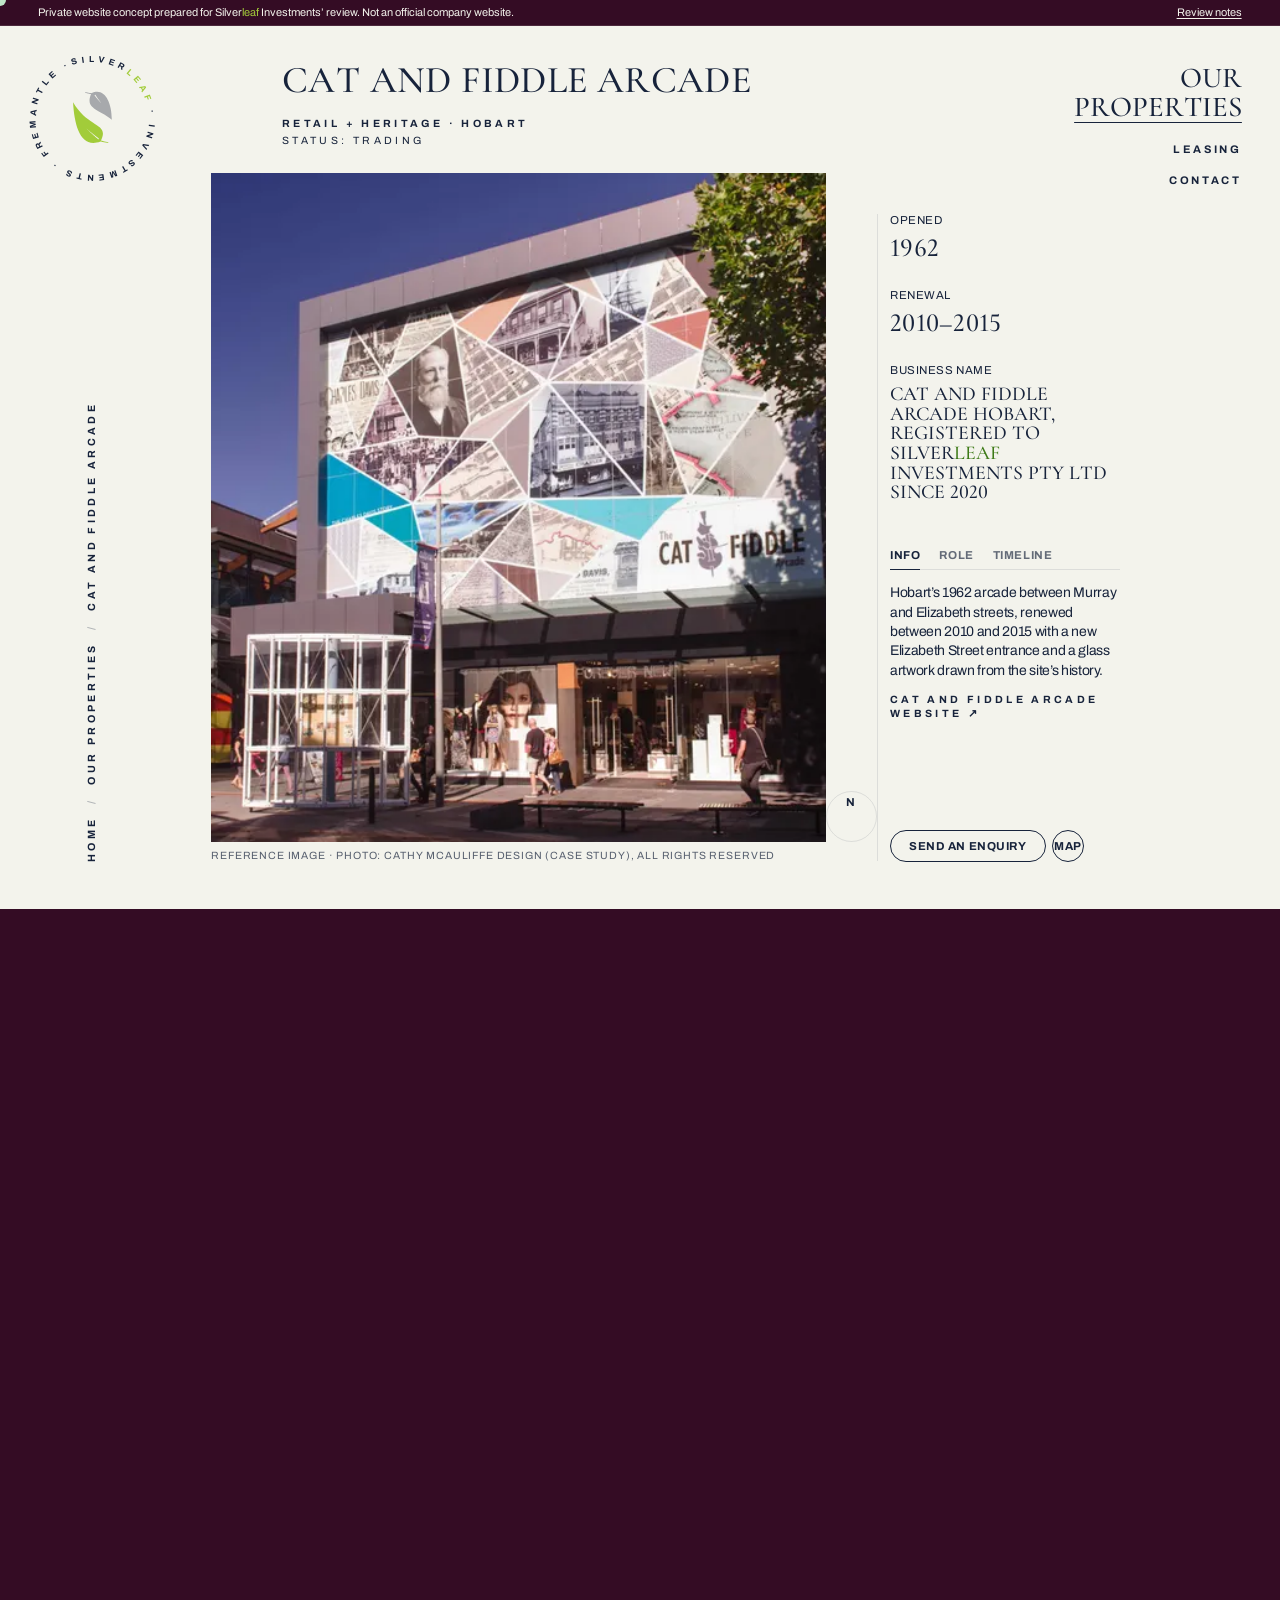
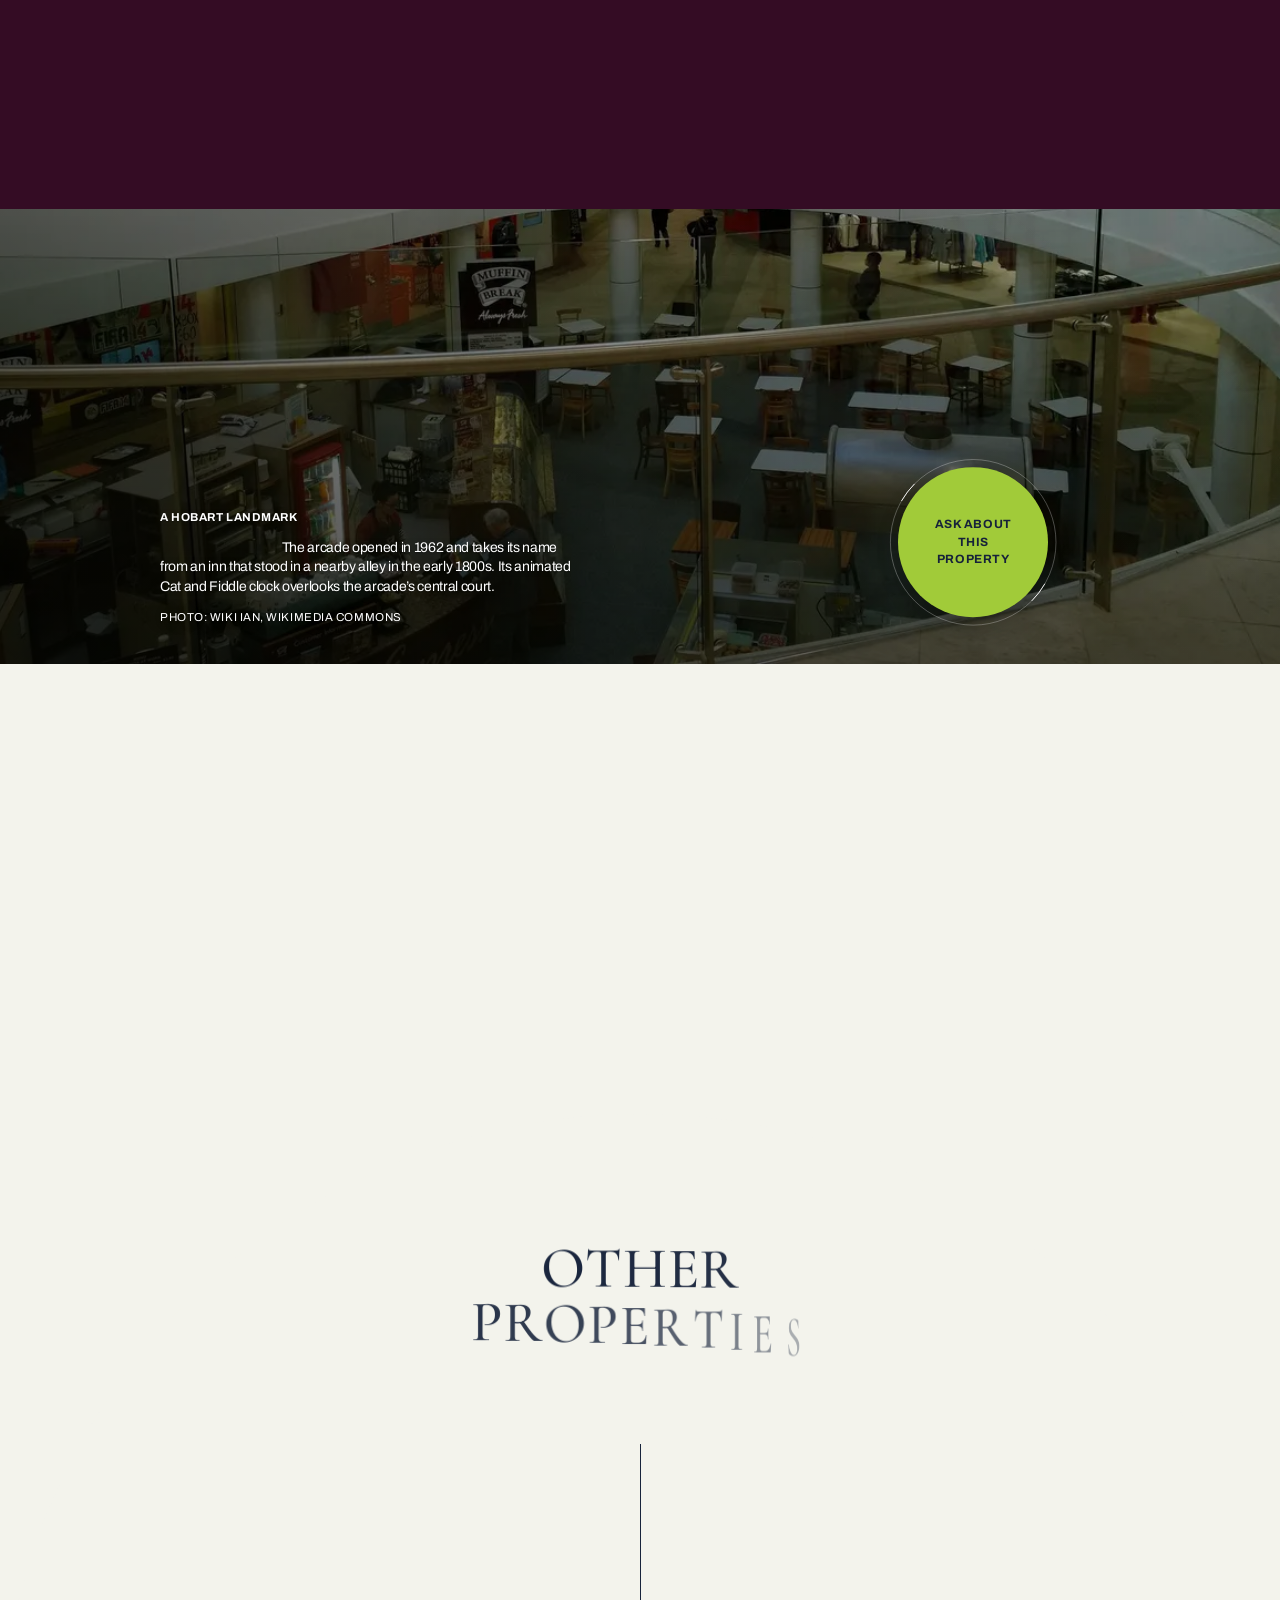
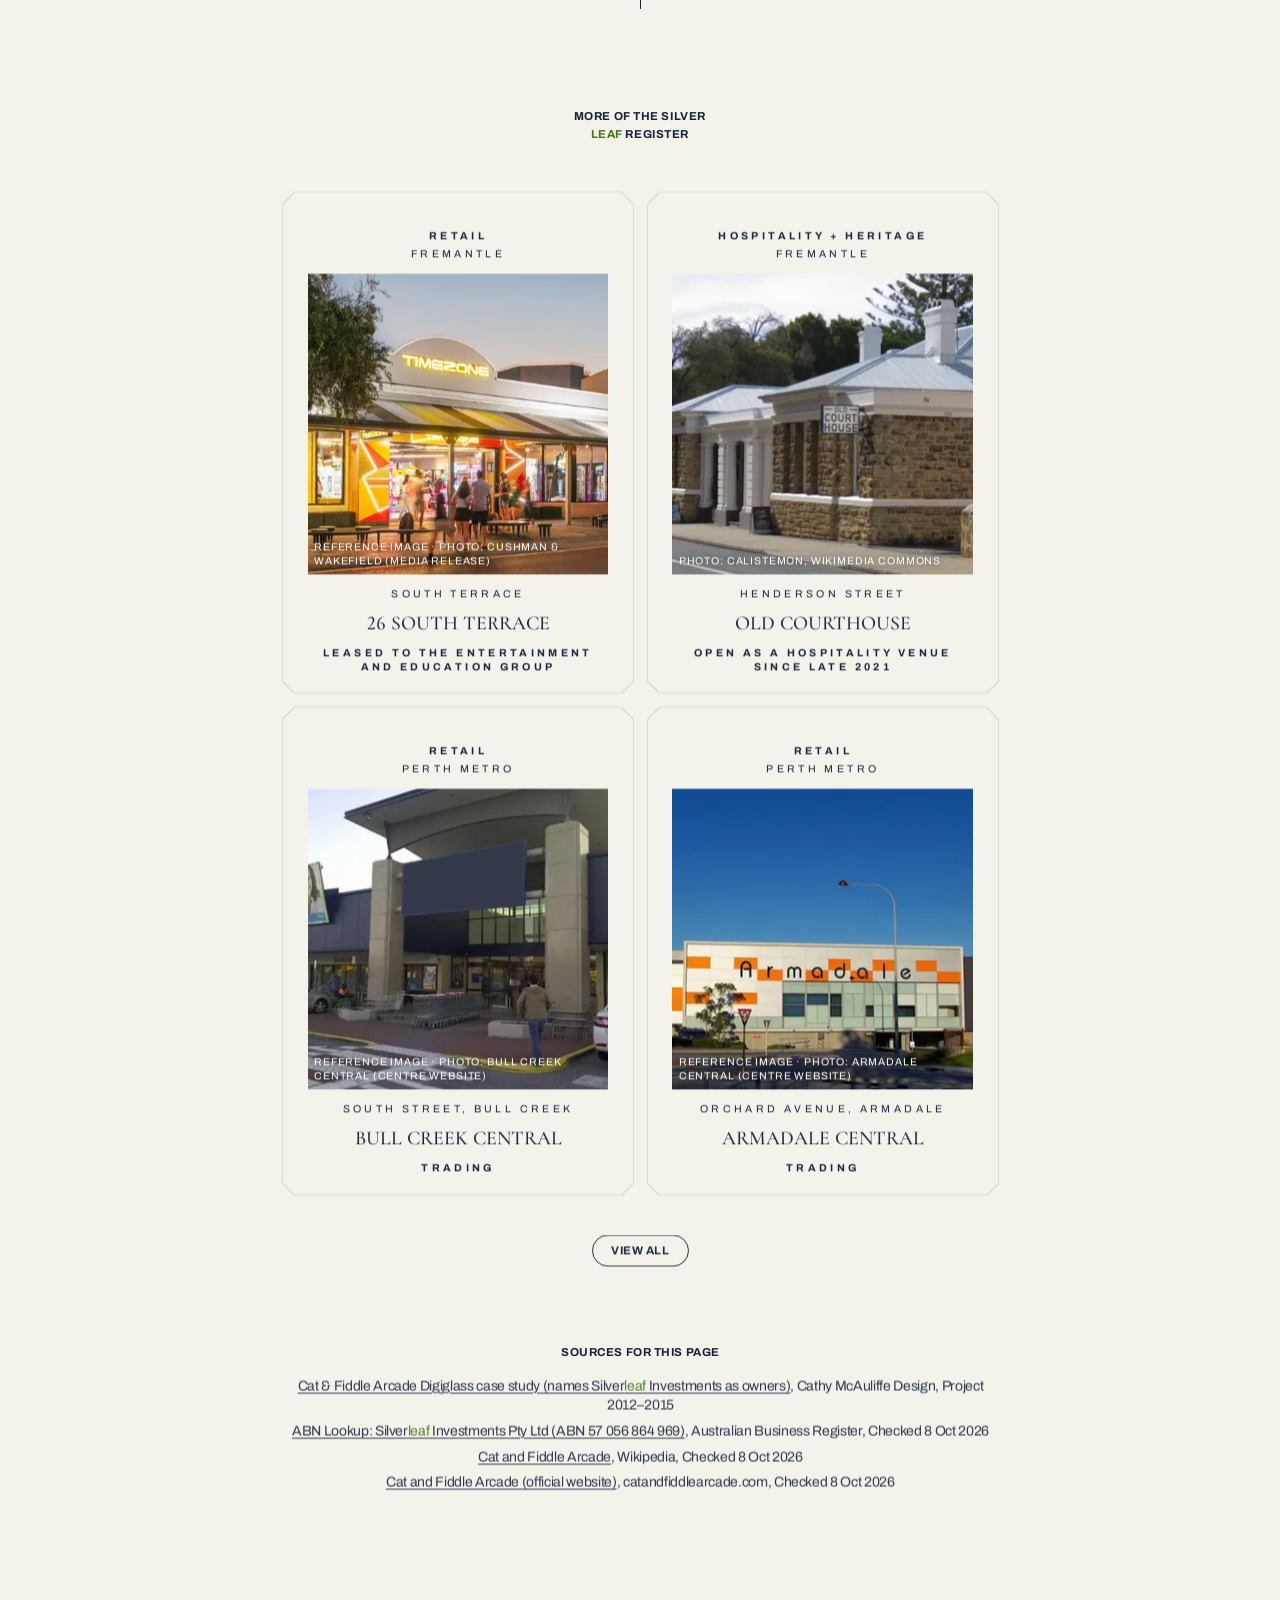
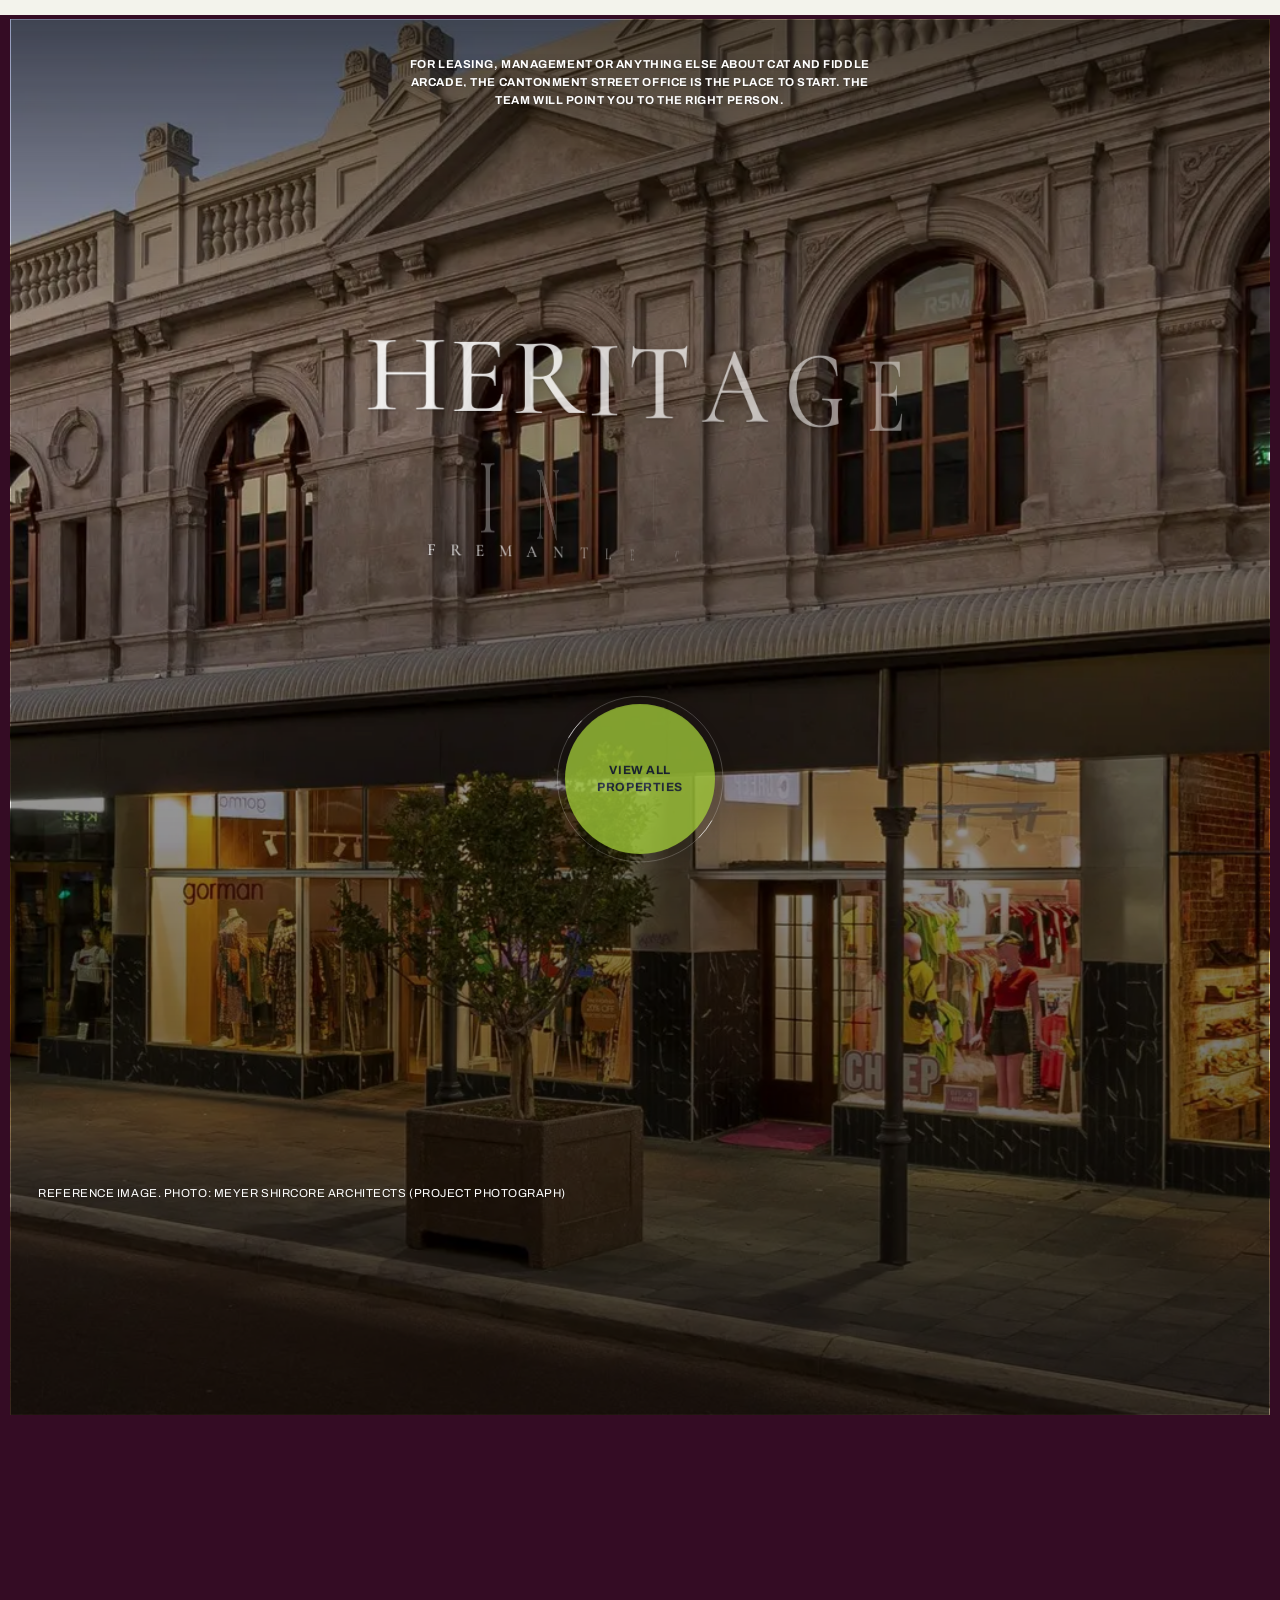
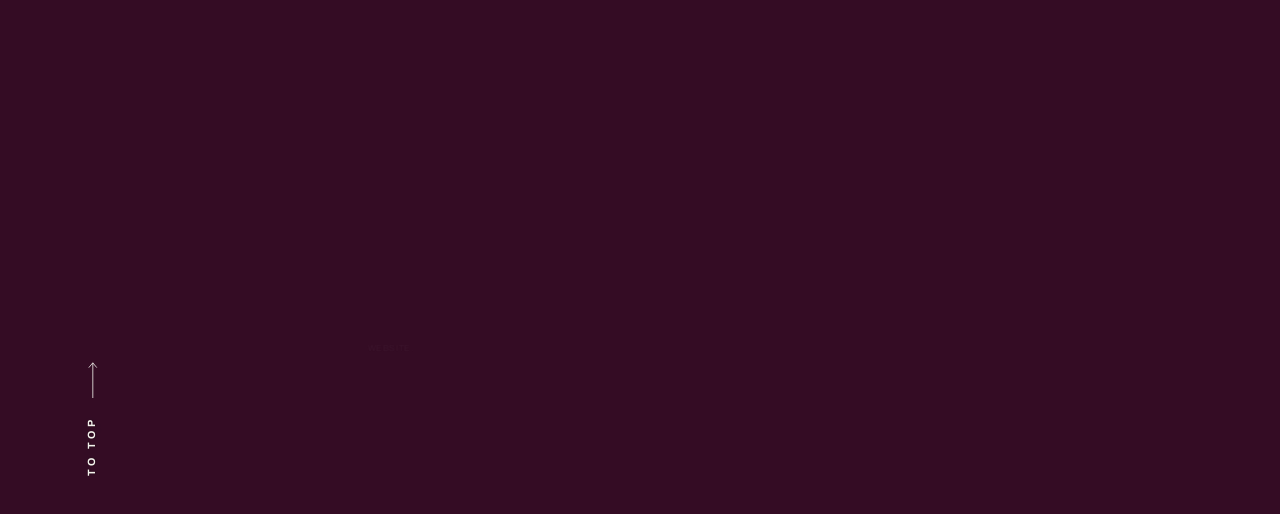
<file: portfolio/cat-and-fiddle-arcade/index.html>
<!DOCTYPE html><html lang="en-AU" class="no-js"><head><meta charset="utf-8"><meta name="viewport" content="width=device-width, initial-scale=1"><title>Cat and Fiddle Arcade (concept)</title><meta name="description" content="Cat and Fiddle Arcade, 49–51 Murray Street, Hobart TAS 7000. Hobart’s 1962 arcade between Murray and Elizabeth streets, renewed between 2010 and 2015 with a new Elizabeth Street entrance and a glass artwork drawn from the site’s history."><meta name="robots" content="noindex, nofollow, noarchive, nosnippet, noimageindex"><meta name="googlebot" content="noindex, nofollow"><meta property="og:type" content="website"><meta property="og:site_name" content="Silverleaf Investments"><meta property="og:locale" content="en_AU"><meta property="og:title" content="Cat and Fiddle Arcade"><meta property="og:description" content="Cat and Fiddle Arcade, 49–51 Murray Street, Hobart TAS 7000. Hobart’s 1962 arcade between Murray and Elizabeth streets, renewed between 2010 and 2015 with a new Elizabeth Street entrance and a glass artwork drawn from the site’s history."><meta name="twitter:card" content="summary_large_image"><meta name="referrer" content="strict-origin-when-cross-origin"><meta name="theme-color" content="#340c24"><link rel="icon" href="../../favicon.svg" type="image/svg+xml"><link rel="preload" href="../../assets/cormorant-garamond-latin-wght-normal.CUoBjw-S.woff2" as="font" type="font/woff2" crossorigin><link rel="preload" href="../../assets/mrs-saint-delafield-latin-400-normal.DistX2Vi.woff2" as="font" type="font/woff2" crossorigin><link rel="preload" href="../../assets/archivo-latin-wdth-normal.DY7AcnAa.woff2" as="font" type="font/woff2" crossorigin><script>
      (function () {
        var r = document.documentElement;
        r.classList.remove('no-js');
        if ('scrollRestoration' in history) history.scrollRestoration = 'manual';
        var reduce = window.matchMedia('(prefers-reduced-motion: reduce)').matches;
        if (!reduce) r.classList.add('motion');
        // Arriving through the page-change wipe: start covered, and the stylesheet lifts the panel away.
        try {
          if (!reduce && sessionStorage.getItem('sl-wipe')) {
            sessionStorage.removeItem('sl-wipe');
            r.classList.add('wipe-in');
          }
        } catch (e) {
          /* storage unavailable: no arrival wipe */
        }
        r.style.setProperty('--svh', window.innerHeight + 'px');
        // Failsafe: if the motion script never runs, show everything.
        setTimeout(function () {
          if (!r.classList.contains('motion-ready')) r.classList.remove('motion');
        }, 4000);
      })();
    </script><link rel="stylesheet" href="../../assets/EraLayout.7Xu97_WC.css"><style>.amen-area{height:calc(var(--vh) * 2.5 + 50rem);position:relative}.amen-screen{position:sticky;top:0}.amen-s{height:var(--vh);position:relative}.amen-cms{height:100%;position:relative}.amen-item{height:100%;display:none;position:absolute;inset:0}.amen-item:first-child{display:block;position:relative}.amen-slide{z-index:0;flex-direction:column;justify-content:flex-end;height:100%;display:flex;position:relative}.amen-slide__b{z-index:1;position:relative}.amen-slide__label{grid-area:1/2/2/6}.amen-slide__desc{grid-area:2/2/3/6}.amen-item--text .amen-slide__img:after{content:"";z-index:1;pointer-events:none;background:linear-gradient(to top right,#0009,#0000 65%);position:absolute;inset:0}.amen-para+.amen-para{margin-top:var(--s12)}.amen-para{max-width:52ch}.amen-credit{margin-top:var(--s16)}.amen-slide__img{z-index:0;top:0;bottom:0;left:calc(var(--off) * -1);right:calc(var(--off) * -1);position:absolute}.amen-tabs-w{z-index:1;left:0;right:0;top:var(--s160);position:absolute}.amen-tabs{grid-area:1/7/2/10;position:relative}.amen-tabs__list{flex-direction:column;align-items:flex-start;display:flex}.amen-tab{text-align:left;opacity:.4;transition:opacity var(--dur-s) var(--e-out)}.amen-tab:hover,.amen-tab.is-active{opacity:1}.amen-tabs__line{top:0;bottom:0;left:calc(var(--s16) * -1);background:var(--line);width:1.25px;position:absolute}.amen-tabs__hilight{width:100%;height:calc(40 * var(--u));background:var(--fg);border-radius:2px}.amen-btn-w{z-index:2;left:0;right:0;bottom:var(--s48);pointer-events:none;position:absolute}.amen-btn{pointer-events:auto;grid-area:1/8/2/10}.amen-themes{inset:0 0 var(--vh) 0}.amen-themes__light{height:35rem}@media (width<=991px){.amen-slide__label{grid-area:1/2/2/5}.amen-slide__desc{grid-area:2/1/3/5}.amen-tabs-w{top:var(--s272)}.amen-tabs{grid-area:1/2/2/5}}
.btn-list{gap:var(--s8);flex-wrap:wrap;display:flex}.btn-list.center{justify-content:center}.btn{height:calc(40 * var(--u));padding:var(--s12) var(--s24);border-radius:calc(40 * var(--u));color:var(--fg);white-space:nowrap;pointer-events:auto;justify-content:center;align-items:center;display:inline-flex;position:relative}.btn--circle{width:calc(40 * var(--u));padding:0 var(--s12)}.btn__label{z-index:1;transition:color var(--dur-m) var(--e-out);position:relative;overflow:clip}.btn__bg{z-index:0;border:1px solid var(--fg);border-radius:inherit;position:absolute;inset:0;overflow:clip}.btn__fill{background:var(--fg);height:100%;transition:transform var(--dur-m) var(--e-out), border-radius var(--dur-m) var(--e-out);border-radius:50% 50% 0 0;position:absolute;top:0;left:0;right:0;transform:translateY(101%)}@media (width>=992px){.btn:hover .btn__label{color:var(--bg)}.btn:hover .btn__fill{border-radius:0;transform:translateY(0)}}.btn[disabled]{opacity:.4;cursor:not-allowed}@media (width<=991px){.btn{height:calc(48 * var(--u));padding:var(--s12) var(--s24);border-radius:calc(48 * var(--u))}.btn--circle{width:calc(48 * var(--u))}}
</style><link rel="stylesheet" href="../../assets/_slug_.BKOkgd3a.css"><style>.decor i{display:block;position:absolute}.decor .dt,.decor .db{left:var(--dc);right:var(--dc);background:currentColor;height:1px}.decor .dt{top:0}.decor .db{bottom:0}.decor .dl,.decor .dr{top:var(--dc);bottom:var(--dc);background:currentColor;width:1px}.decor .dl{left:0}.decor .dr{right:0}.decor .dc{width:var(--dc);height:var(--dc)}.decor .tl{background:linear-gradient(to bottom right,#0000 calc(50% - .6px),currentColor calc(50% - .6px) calc(50% + .6px),#0000 calc(50% + .6px));top:0;left:0}.decor .br{background:linear-gradient(to bottom right,#0000 calc(50% - .6px),currentColor calc(50% - .6px) calc(50% + .6px),#0000 calc(50% + .6px));bottom:0;right:0}.decor .tr{background:linear-gradient(to bottom left,#0000 calc(50% - .6px),currentColor calc(50% - .6px) calc(50% + .6px),#0000 calc(50% + .6px));top:0;right:0}.decor .bl{background:linear-gradient(to bottom left,#0000 calc(50% - .6px),currentColor calc(50% - .6px) calc(50% + .6px),#0000 calc(50% + .6px));bottom:0;left:0}
.pcard-item{min-width:0}.pcard{aspect-ratio:392/544;width:100%;height:100%;padding:var(--s48) var(--s32) var(--s24);color:var(--fg);display:block;position:relative}.pcard__c{z-index:3;position:relative}.pcard__img{aspect-ratio:1;position:relative;overflow:clip}.pcard__img picture,.pcard__img .img{width:100%;height:100%;display:block}.pcard__img .img{object-fit:cover;transition:transform var(--dur-l) var(--e-out)}.pcard__credit{left:var(--s8);right:var(--s8);bottom:var(--s8);color:var(--white);letter-spacing:.08em;text-shadow:0 0 6px #0009;position:absolute}.pcard__name{text-wrap:balance}.pcard__decor{z-index:1;pointer-events:none;color:var(--line);position:absolute;inset:0}.pcard__decor .decor{position:absolute;inset:0}.pcard__shadow{z-index:0;border-radius:var(--s32);pointer-events:none;opacity:0;box-shadow:0 calc(24 * var(--u)) calc(64 * var(--u)) #17233b1f;transition:opacity var(--dur-m) var(--e-out);position:absolute;inset:0}@media (width>=992px){.pcard.is-link:hover .pcard__shadow{opacity:1}.pcard.is-link:hover .pcard__img .img{transform:scale(1.04)}}.pcard.is-link:focus-visible{outline-offset:-4px}@media (width<=991px){.pcard{aspect-ratio:auto;padding:var(--s48) var(--s24) var(--s32)}.pcard__shadow{display:none}}
.logo-lockup{width:100%;height:auto;display:block;overflow:visible}.cta-w{position:relative}.cta-s{z-index:1;aspect-ratio:144/168;pointer-events:none;position:relative}.cta-desc{pointer-events:auto;grid-area:1/4/2/8}.cta-sec .lf{text-shadow:0 0 10px #0000008c}.cta-sec .grad.top{background-image:linear-gradient(#0000009e,#00000040 60%,#0000)}.cta-title{pointer-events:auto;grid-area:1/3/2/9}.cta-btn{flex-direction:column;align-items:center;display:flex}.img-p{object-fit:cover;flex:none;width:100%;height:140%}.cta-credit{z-index:2;left:var(--off);bottom:calc(var(--off) + var(--cell-v) * 2 + var(--gap) + var(--s16));position:absolute}.ftr-w{margin-top:calc((var(--off) + var(--cell-v) * 2 + var(--gap)) * -1);position:relative}.ftr-top{z-index:1200;left:0;top:calc(100% - var(--off));height:var(--cell-h);transform-origin:0 0;align-items:center;gap:var(--s24);color:var(--fg);position:absolute;transform:rotate(-90deg)}.ftr-top .sdown__arrow{transform:none}.ftr-s{z-index:1;height:var(--vh);flex-direction:column;justify-content:space-between;display:flex;position:relative}.ftr-s__t{flex:1}.ftr-s__b{flex-direction:column;flex:1;justify-content:flex-end;display:flex}.ftr-contact{flex-direction:column;grid-area:1/3/2/9;align-items:center;display:flex}.ftr-logo{width:calc(150 * var(--u));color:var(--fg)}.ftr-phone{color:var(--fg);white-space:nowrap}.ftr-address{padding:0 var(--s48);text-align:center;flex-direction:column;grid-area:2/5/3/7;align-items:center;display:flex}.ftr-info{flex-direction:column;grid-area:1/3/2/6;justify-content:flex-end;display:flex}.ftr-credits{flex-direction:column;grid-area:1/6/2/9;justify-content:flex-end;align-items:flex-end;display:flex}.ftr-bg{z-index:-1;bottom:100%;left:calc(var(--off) * -1);right:calc(var(--off) * -1);height:calc(var(--vh) * 2);background:var(--bg);position:absolute}@media (width<=991px){.cta-s{aspect-ratio:2/6}.cta-desc,.cta-title,.ftr-contact{grid-area:1/1/2/5}.ftr-address{margin:0 calc(var(--gap) * -1);grid-area:2/2/3/4;padding:0}.ftr-info{grid-area:1/1/2/3}.ftr-credits{grid-area:1/3/2/5}}
</style></head><body class="on-light"><a class="skip" href="#main">Skip to content</a><aside class="notice" aria-label="Concept notice"><span>Private website concept prepared for Silver<span class="lf">leaf</span> Investments’ review. Not an official company website.</span><a href="../../review-notes/index.html">Review notes</a></aside><header class="hdr"><a class="hdr-logo on-light" data-theme href="../../" aria-label="Silverleaf Investments, home"><span class="symbol hdr-logo__sym"><svg class="logo-mark leaf-mark" viewBox="31.42 0.2 40 40" aria-hidden="true"><path fill="var(--logo-grey, #A7A9AC)" fill-rule="evenodd" d="M50.718 1.905 C44.854 14.170 57.644 14.059 66.083 22.031 C66.268 8.605 60.378 -2.847 50.718 1.905Z M52.982 3.493 L53.197 3.773 L53.413 4.052 L53.632 4.330 L53.851 4.607 L54.072 4.882 L54.294 5.156 L54.518 5.429 L54.743 5.700 L54.970 5.970 L55.198 6.239 L55.427 6.507 L55.658 6.773 L55.890 7.037 L56.123 7.301 L56.358 7.563 L56.594 7.824 L56.831 8.084 L57.070 8.342 L57.310 8.599 L57.552 8.854 L57.795 9.109 L58.039 9.362 L58.285 9.613 L58.315 9.587 L58.096 9.312 L57.878 9.036 L57.662 8.759 L57.448 8.482 L57.236 8.203 L57.025 7.923 L56.815 7.642 L56.607 7.360 L56.401 7.077 L56.196 6.793 L55.993 6.508 L55.792 6.222 L55.592 5.935 L55.394 5.648 L55.197 5.359 L55.002 5.069 L54.809 4.778 L54.617 4.486 L54.427 4.193 L54.238 3.899 L54.051 3.604 L53.866 3.308 L53.681 3.010Z"></path><path fill="var(--logo-grey, #A7A9AC)" d="M53.302 1.922 L52.980 1.925 L52.662 1.924 L52.344 1.919 L52.027 1.910 L51.710 1.897 L51.394 1.880 L51.077 1.858 L50.762 1.833 L50.447 1.804 L50.132 1.770 L49.817 1.733 L49.503 1.691 L49.190 1.645 L48.876 1.595 L48.564 1.541 L48.251 1.483 L47.939 1.421 L47.628 1.355 L47.317 1.285 L47.006 1.210 L46.696 1.132 L46.386 1.049 L46.075 0.961 L45.925 1.439 L46.233 1.546 L46.544 1.649 L46.856 1.748 L47.168 1.844 L47.482 1.935 L47.796 2.022 L48.112 2.105 L48.428 2.184 L48.745 2.259 L49.064 2.329 L49.383 2.396 L49.703 2.458 L50.024 2.517 L50.346 2.571 L50.669 2.621 L50.993 2.667 L51.317 2.709 L51.643 2.746 L51.970 2.780 L52.297 2.809 L52.625 2.834 L52.955 2.855 L53.282 2.872Z"></path><path fill="var(--leaf, #A2CC3A)" fill-rule="evenodd" d="M57.532 38.500 C64.951 23.866 48.748 29.249 36.760 8.724 C37.833 27.298 42.806 44.085 57.532 38.500Z M56.430 36.212 L56.016 35.909 L55.604 35.606 L55.193 35.301 L54.784 34.995 L54.375 34.687 L53.968 34.377 L53.561 34.067 L53.156 33.754 L52.752 33.440 L52.349 33.125 L51.947 32.808 L51.547 32.489 L51.147 32.169 L50.749 31.848 L50.351 31.525 L49.955 31.200 L49.560 30.874 L49.166 30.546 L48.773 30.217 L48.382 29.887 L47.991 29.554 L47.602 29.221 L47.214 28.885 L47.186 28.915 L47.551 29.276 L47.917 29.636 L48.284 29.994 L48.652 30.352 L49.022 30.707 L49.393 31.062 L49.766 31.415 L50.140 31.767 L50.515 32.117 L50.891 32.466 L51.269 32.814 L51.648 33.160 L52.028 33.505 L52.410 33.849 L52.793 34.191 L53.178 34.532 L53.563 34.872 L53.950 35.210 L54.339 35.547 L54.728 35.882 L55.119 36.216 L55.512 36.549 L55.905 36.880Z"></path><path fill="var(--leaf, #A2CC3A)" d="M56.141 37.900 L56.449 38.012 L56.760 38.121 L57.073 38.226 L57.386 38.327 L57.700 38.423 L58.014 38.516 L58.330 38.604 L58.646 38.688 L58.963 38.768 L59.280 38.843 L59.599 38.915 L59.918 38.982 L60.238 39.045 L60.559 39.104 L60.880 39.159 L61.202 39.210 L61.525 39.256 L61.849 39.299 L62.173 39.337 L62.498 39.371 L62.824 39.401 L63.150 39.427 L63.476 39.449 L63.524 38.951 L63.204 38.910 L62.886 38.866 L62.569 38.817 L62.254 38.764 L61.940 38.708 L61.627 38.647 L61.316 38.583 L61.006 38.515 L60.696 38.442 L60.389 38.366 L60.082 38.286 L59.776 38.202 L59.472 38.114 L59.169 38.022 L58.867 37.926 L58.567 37.826 L58.267 37.722 L57.969 37.615 L57.672 37.503 L57.376 37.388 L57.081 37.269 L56.788 37.146 L56.493 37.017Z"></path></svg></span><span class="hdr-logo__ring" data-logo-ring aria-hidden="true"><svg viewBox="0 0 120 120"><defs><path id="ring" d="M60,60 m-47,0 a47,47 0 1,1 94,0 a47,47 0 1,1 -94,0"></path></defs><text><textPath href="#ring" startOffset="0" textLength="292">SILVER<tspan class="ring-leaf">LEAF</tspan> · INVESTMENTS · FREMANTLE · </textPath></text></svg></span></a><nav class="hdr-nav on-light" data-theme aria-label="Main"><div class="hdr-nav__list desk-f"><a class="u-link hdr-nav__main h6" href="../../portfolio/index.html" aria-current="page"><span class="u-link__t">Our<br>Properties</span><span class="u-link__line" aria-hidden="true"></span></a><span class="u24" aria-hidden="true"></span><a class="nav-l2 l2" href="../../leasing/index.html"><span class="roll"><span class="roll__t">Leasing</span><span class="roll__t" aria-hidden="true">Leasing</span></span></a><span class="nav-gap" aria-hidden="true"></span><a class="nav-l2 l2" href="../../contact/index.html"><span class="roll"><span class="roll__t">Contact</span><span class="roll__t" aria-hidden="true">Contact</span></span></a></div><button class="hdr-menu-btn mob-f l2" type="button" aria-expanded="false" aria-controls="menu" data-menu-btn><span data-menu-label>Menu</span><span class="hdr-menu-btn__ico" aria-hidden="true"><i></i><i></i></span></button></nav></header><nav class="crumbs desk-f on-light" data-theme aria-label="Breadcrumb"><a class="l2 roll crumbs__item" href="../../"><span class="roll__t">Home</span><span class="roll__t" aria-hidden="true">Home</span></a><span class="l2 crumbs__sep" aria-hidden="true">/</span><a class="l2 roll crumbs__item" href="../../portfolio/index.html"><span class="roll__t">Our properties</span><span class="roll__t" aria-hidden="true">Our properties</span></a><span class="l2 crumbs__sep" aria-hidden="true">/</span><span class="l2 crumbs__item is-active" aria-current="page">Cat and Fiddle Arcade</span></nav><div class="menu on-color" id="menu" data-menu hidden><nav class="menu__list" aria-label="Menu"><a class="h3" href="../../">Home</a><a class="h3" href="../../portfolio/index.html">Our properties</a><a class="h3" href="../../about/index.html">About</a><a class="h3" href="../../leasing/index.html">Leasing</a><a class="h3" href="../../contact/index.html">Contact</a></nav><p class="l1 menu__foot">Level 2, 25 Cantonment Street, Fremantle WA 6160<br><a href="tel:+61893355492">08 9335 5492</a></p></div><div class="tips" data-tips aria-hidden="true"></div><main id="main" tabindex="-1"><section class="section clip on-light lot-sec" data-bg="light" aria-labelledby="lot-title"><div class="ctn"><div class="lot-s"><div class="lot-info"><div class="grid lot-info__g"><div class="lot-info__c"><div class="lot-head"><div class="u48"></div><div class="u96 mob"></div><div class="lot-head__num"><h1 id="lot-title" class="h4" data-r="h">Cat and Fiddle Arcade</h1><div class="minimap mob-f lot-head__map"><div class="compass" aria-hidden="true"><span class="l1 ac">N</span></div></div></div><div class="u24"></div><p class="l2" data-r="p">Retail + Heritage · Hobart</p><div class="u4"></div><p class="l2 reg" data-r="p">Status: Trading</p><div class="u16"></div></div><div class="lot-media lot-media--mob mob" tabindex="0" role="region" aria-label="Photographs of Cat and Fiddle Arcade"><figure class="lot-mm"><button class="lot-zoom" type="button" data-zoom="0" aria-label="View larger: The Elizabeth Street entrance to the Cat and Fiddle Arcade, Hobart, with a large glass artwork of historic photographs."><picture><source srcset="../../assets/cat-fiddle-elizabeth-street.BBNn8YVC_1uqSaY.webp 400w, ../../assets/cat-fiddle-elizabeth-street.BBNn8YVC_219F7D.webp 800w" type="image/webp" sizes="80vw"><img src="../../assets/cat-fiddle-elizabeth-street.BBNn8YVC_JMSTd.webp" srcset="../../assets/cat-fiddle-elizabeth-street.BBNn8YVC_1uqSaY.webp 400w, ../../assets/cat-fiddle-elizabeth-street.BBNn8YVC_219F7D.webp 800w" alt sizes="80vw" loading="lazy" style="object-position:50% 40%" decoding="async" width="2400" height="1620" class="img"></picture></button><figcaption class="l2 reg lot-cap">Reference image · Photo: Cathy McAuliffe Design (case study), All rights reserved</figcaption></figure><figure class="lot-mm"><button class="lot-zoom" type="button" data-zoom="1" aria-label="View larger: The Cat and Fiddle clock above the central court of the Cat and Fiddle Arcade, Hobart."><picture><source srcset="../../assets/cat-fiddle-clock.sZeJ9k___Zk1FkU.webp 400w, ../../assets/cat-fiddle-clock.sZeJ9k___QCnfM.webp 800w" type="image/webp" sizes="80vw"><img src="../../assets/cat-fiddle-clock.sZeJ9k___AxNRi.webp" srcset="../../assets/cat-fiddle-clock.sZeJ9k___Zk1FkU.webp 400w, ../../assets/cat-fiddle-clock.sZeJ9k___QCnfM.webp 800w" alt sizes="80vw" loading="lazy" style="object-position:45% 40%" decoding="async" width="2400" height="1354" class="img"></picture></button><figcaption class="l2 reg lot-cap">Photo: Wiki ian, Wikimedia Commons, CC BY-SA 3.0</figcaption></figure></div><div class="lot-info__t" data-lenis-prevent tabindex="0" role="region" aria-label="Property details"><div class="u64"></div><dl class="lot-data" data-r="ctn"><div class="data-item"><dt class="l1 reg">Opened</dt><dd class="h5">1962</dd></div><div class="data-item"><dt class="l1 reg">Renewal</dt><dd class="h5">2010–2015</dd></div><div class="data-item"><dt class="l1 reg">Business name</dt><dd class="h6">Cat and Fiddle Arcade Hobart, registered to Silver<span class="lf">leaf</span> Investments Pty Ltd since 2020</dd></div></dl><div class="u48"></div><div class="lot-more" data-tabs data-r="ctn"><div class="tabs" role="tablist" aria-label="About this property"><button class="tab is-active l1" type="button" role="tab" aria-selected="true" aria-controls="lt-info" data-tab-trigger="info">Info</button><button class="tab l1" type="button" role="tab" aria-selected="false" aria-controls="lt-role" data-tab-trigger="role">Role</button><button class="tab l1" type="button" role="tab" aria-selected="false" aria-controls="lt-time" data-tab-trigger="time">Timeline</button><div class="tabs__line"></div><div class="tabs__hilight" data-tab-hilight data-dir="x"></div></div><div class="lot-more__c"><div class="lot-more__p is-active" id="lt-info" role="tabpanel" data-tab-content="info"><div class="u16"></div><p class="p1" data-tab="p">Hobart’s 1962 arcade between Murray and Elizabeth streets, renewed between 2010 and 2015 with a new Elizabeth Street entrance and a glass artwork drawn from the site’s history.</p><ul class="lot-links" data-tab="ctn"><li><a class="l2 roll" href="https://www.catandfiddlearcade.com/" rel="noopener noreferrer"><span class="roll__t">Cat and Fiddle Arcade website ↗</span><span class="roll__t" aria-hidden="true">Cat and Fiddle Arcade website ↗</span></a></li></ul></div><div class="lot-more__p" id="lt-role" role="tabpanel" data-tab-content="role"><div class="u16"></div><p class="l2" data-tab="p">Owner, since 2010</p><div class="u8"></div><p class="p1" data-tab="p">A design case study names Silver<span class="lf">leaf</span> Investments as the arcade’s owners during its 2010–15 renewal, and the company holds the registered business name Cat and Fiddle Arcade Hobart.</p></div><div class="lot-more__p" id="lt-time" role="tabpanel" data-tab-content="time"><div class="u16"></div><ol class="lot-time" data-tab="ctn"><li><span class="l2">1962</span><span class="p1">The arcade opens between Murray and Elizabeth streets.</span></li><li><span class="l2">2010</span><span class="p1">Silver<span class="lf">leaf</span>’s connection with the arcade begins; renewal works start.</span></li><li><span class="l2">2015</span><span class="p1">Renewal completed, including the Elizabeth Street glass artwork.</span></li><li><span class="l2">2020</span><span class="p1">Business name Cat and Fiddle Arcade Hobart registered to Silver<span class="lf">leaf</span> Investments Pty Ltd.</span></li></ol></div><div class="u160 desk"></div></div></div></div><div class="lot-info__b"><div class="u16 desk"></div><div class="u32 mob"></div><div class="btn-list" data-r="ctn"><a href="../../contact/index.html?property=cat-and-fiddle-arcade" class="btn roll-trigger"><span class="btn__label l1"><span class="roll"><span class="roll__t">Send an enquiry</span><span class="roll__t" aria-hidden="true">Send an enquiry</span></span></span><span class="btn__bg" aria-hidden="true"><span class="btn__fill"></span></span></a><a href="https://www.openstreetmap.org/search?query=49%E2%80%9351%20Murray%20Street%2C%20Hobart%20TAS%207000" rel="noopener noreferrer" aria-label="49–51 Murray Street, Hobart TAS 7000 on OpenStreetMap" class="btn roll-trigger btn--circle"><span class="btn__label l1"><span class="roll"><span class="roll__t">Map</span><span class="roll__t" aria-hidden="true">Map</span></span></span><span class="btn__bg" aria-hidden="true"><span class="btn__fill"></span></span></a></div><div class="u48"></div></div><div class="lot-line desk"><div class="line-v" data-r="line"></div></div></div></div></div><div class="lot-media lot-media--desk desk"><div class="grid"><div class="lot-media__c"><div class="lot-lead"><figure class="lot-lead__img"><button class="lot-zoom" type="button" data-zoom="0" aria-label="View larger: The Elizabeth Street entrance to the Cat and Fiddle Arcade, Hobart, with a large glass artwork of historic photographs."><picture><source srcset="../../assets/cat-fiddle-elizabeth-street.BBNn8YVC_219F7D.webp 800w, ../../assets/cat-fiddle-elizabeth-street.BBNn8YVC_2b2c7w.webp 1200w, ../../assets/cat-fiddle-elizabeth-street.BBNn8YVC_jcdvj.webp 1600w" type="image/webp" sizes="56vw"><img src="../../assets/cat-fiddle-elizabeth-street.BBNn8YVC_JMSTd.webp" srcset="../../assets/cat-fiddle-elizabeth-street.BBNn8YVC_219F7D.webp 800w, ../../assets/cat-fiddle-elizabeth-street.BBNn8YVC_2b2c7w.webp 1200w, ../../assets/cat-fiddle-elizabeth-street.BBNn8YVC_jcdvj.webp 1600w" alt sizes="56vw" loading="eager" style="object-position:50% 40%" decoding="async" width="2400" height="1620" class="img"></picture></button><figcaption class="l2 reg lot-cap">Reference image · Photo: Cathy McAuliffe Design (case study), All rights reserved</figcaption></figure><div class="minimap lot-lead__map"><div class="compass" aria-hidden="true"><span class="l1 ac">N</span></div></div></div><div class="u48"></div><div class="lot-list"><figure class="lot-item" data-r="ctn"><button class="lot-zoom" type="button" data-zoom="1" aria-label="View larger: The Cat and Fiddle clock above the central court of the Cat and Fiddle Arcade, Hobart."><picture><source srcset="../../assets/cat-fiddle-clock.sZeJ9k___QCnfM.webp 800w, ../../assets/cat-fiddle-clock.sZeJ9k___Z1H6Ci1.webp 1200w, ../../assets/cat-fiddle-clock.sZeJ9k___eVBpm.webp 1600w" type="image/webp" sizes="54vw"><img src="../../assets/cat-fiddle-clock.sZeJ9k___AxNRi.webp" srcset="../../assets/cat-fiddle-clock.sZeJ9k___QCnfM.webp 800w, ../../assets/cat-fiddle-clock.sZeJ9k___Z1H6Ci1.webp 1200w, ../../assets/cat-fiddle-clock.sZeJ9k___eVBpm.webp 1600w" alt sizes="54vw" loading="lazy" decoding="async" width="2400" height="1354" class="img lot-item__img"></picture></button><figcaption class="l2 reg lot-cap">Photo: Wiki ian, Wikimedia Commons, CC BY-SA 3.0</figcaption></figure></div><div class="u48"></div></div></div></div></div></div></section><div class="amen-area" data-amen><div class="amen-screen"><section class="section clip on-color amen-sec" aria-labelledby="amen-title"><h2 id="amen-title" class="vh">The story of Cat and Fiddle Arcade</h2><div class="ctn"><div class="amen-w" data-amen-w><div class="amen-s" data-tabs><div class="amen-cms" data-amen-cms><div class="amen-item is-active amen-item--text" data-tab-content="story-1" id="amen-story-1" role="tabpanel" aria-label="A Hobart landmark"><div class="amen-slide"><div class="amen-slide__b"><div class="grid"><div class="amen-slide__label"><p class="l1" data-tab="p" data-r="p">A Hobart landmark</p><div class="u16"></div></div><div class="amen-slide__desc"><div class="red-line"></div><p class="p1 amen-para" data-tab="p" data-r="p">The arcade opened in 1962 and takes its name from an inn that stood in a nearby alley in the early 1800s. Its animated Cat and Fiddle clock overlooks the arcade’s central court.</p><p class="l1 reg amen-credit">Photo: Wiki ian, Wikimedia Commons</p></div></div><div class="u48"></div></div><div class="amen-slide__img"><div class="img-w" data-tab="slide"><picture><source srcset="../../assets/cat-fiddle-clock.sZeJ9k___QCnfM.webp 800w, ../../assets/cat-fiddle-clock.sZeJ9k___9eB4W.webp 1440w, ../../assets/cat-fiddle-clock.sZeJ9k___jxIDn.webp 2000w" type="image/webp" sizes="100vw"><img src="../../assets/cat-fiddle-clock.sZeJ9k___AxNRi.webp" srcset="../../assets/cat-fiddle-clock.sZeJ9k___QCnfM.webp 800w, ../../assets/cat-fiddle-clock.sZeJ9k___9eB4W.webp 1440w, ../../assets/cat-fiddle-clock.sZeJ9k___jxIDn.webp 2000w" alt="The Cat and Fiddle clock above the central court of the Cat and Fiddle Arcade, Hobart." sizes="100vw" loading="lazy" style="object-position:45% 40%" decoding="async" width="2400" height="1354" class="img"></picture><div class="grad bot xvh"></div><div class="grad top x4"></div></div></div></div></div><div class="amen-item amen-item--text" data-tab-content="story-2" id="amen-story-2" role="tabpanel" aria-label="Renewal, 2010–15"><div class="amen-slide"><div class="amen-slide__b"><div class="grid"><div class="amen-slide__label"><p class="l1" data-tab="p">Renewal, 2010–15</p><div class="u16"></div></div><div class="amen-slide__desc"><div class="red-line"></div><p class="p1 amen-para" data-tab="p">The arcade was upgraded between 2010 and 2015. On Elizabeth Street, a glass artwork up to 19 metres wide now wraps the facade: 100 panels of historic photographs arranged as seven stories about the building and the Hobart Rivulet beneath it.</p><p class="l1 reg amen-credit">Photo: Cathy McAuliffe Design (case study)</p></div></div><div class="u48"></div></div><div class="amen-slide__img"><div class="img-w" data-tab="slide"><picture><source srcset="../../assets/cat-fiddle-elizabeth-street.BBNn8YVC_219F7D.webp 800w, ../../assets/cat-fiddle-elizabeth-street.BBNn8YVC_Z2fXdyq.webp 1440w, ../../assets/cat-fiddle-elizabeth-street.BBNn8YVC_Z18Wql1.webp 2000w" type="image/webp" sizes="100vw"><img src="../../assets/cat-fiddle-elizabeth-street.BBNn8YVC_JMSTd.webp" srcset="../../assets/cat-fiddle-elizabeth-street.BBNn8YVC_219F7D.webp 800w, ../../assets/cat-fiddle-elizabeth-street.BBNn8YVC_Z2fXdyq.webp 1440w, ../../assets/cat-fiddle-elizabeth-street.BBNn8YVC_Z18Wql1.webp 2000w" alt="The Elizabeth Street entrance to the Cat and Fiddle Arcade, Hobart, with a large glass artwork of historic photographs." sizes="100vw" loading="lazy" style="object-position:50% 40%" decoding="async" width="2400" height="1620" class="img"></picture><div class="grad bot xvh"></div><div class="grad top x4"></div></div></div></div></div></div><div class="amen-tabs-w"><div class="grid"><div class="amen-tabs" data-tabs-hilight><div class="amen-tabs__list" role="tablist" aria-label="The story of Cat and Fiddle Arcade"><button class="amen-tab h5 is-active" type="button" role="tab" aria-selected="true" aria-controls="amen-story-1" data-tab-trigger="story-1" data-r="h">A Hobart landmark</button><button class="amen-tab h5" type="button" role="tab" aria-selected="false" aria-controls="amen-story-2" data-tab-trigger="story-2" data-r="h">Renewal, 2010–15</button></div><div class="amen-tabs__line" data-r="line"><div class="amen-tabs__hilight" data-tab-hilight></div></div></div></div></div><div class="amen-btn-w desk"><div class="grid"><div class="amen-btn"><div class="btn-circle roll-trigger" data-btn-circle data-magnetic data-r="ctn"><span class="btn-circle__label l1" data-magnetic-inner aria-hidden="true"><span class="roll"><span class="roll__t">Ask about this property</span><span class="roll__t" aria-hidden="true">Ask about this property</span></span></span><span class="btn-circle__bg" aria-hidden="true"><svg viewBox="0 0 208 208"><circle class="arc" cx="104" cy="104" r="103.5" fill="none" stroke="currentColor" stroke-width="1" transform="rotate(-150 104 104)" style="stroke-dasharray:27.12 650.31"></circle><circle class="arc" cx="104" cy="104" r="103.5" fill="none" stroke="currentColor" stroke-width="1" transform="rotate(30 104 104)" style="stroke-dasharray:27.12 650.31"></circle><circle class="track" cx="104" cy="104" r="103.5" fill="none" stroke-width="1"></circle></svg></span><a class="btn-circle__link" href="../../contact/index.html?property=cat-and-fiddle-arcade" aria-label="Ask about this property"></a></div></div></div></div></div></div></div></section></div><div class="themes amen-themes" aria-hidden="true"><div class="themes__fill" data-bg="color"></div><div class="amen-themes__light" data-bg="light"></div></div></div><section class="section arch clip on-light other-arch" aria-labelledby="other-title"><div class="ctn"><div class="other-title-s"><div><div class="u160"></div><div class="grid"><div class="other-title"><h2 id="other-title" class="h3 ac" data-r="h">Other<br>properties</h2></div></div><div class="u48"></div></div><div class="divider"><div class="line-v" data-r="line"></div></div><div><div class="u48"></div><div class="grid"><div class="s-title"><p class="l1 ac" data-r="p">More of the Silver<span class="lf">leaf</span> register</p></div></div><div class="u16"></div></div></div></div></section><section class="section clip on-light other-sec" data-bg="light"><div class="ctn"><div class="grid"><div class="other-s"><div class="u48"></div><div class="other-list" data-r="ctn"><div class="pcard-item" data-filter-item data-location="fremantle" data-sectors="retail" data-name="26 South Terrace"><a href="../../portfolio/26-south-terrace/index.html" aria-labelledby="pc-26-south-terrace" class="pcard is-link"><div class="pcard__c"><div class="pcard__t"><p class="l2 ac">Retail</p><div class="u4"></div><p class="l2 reg ac">Fremantle</p></div><div class="u16"></div><div class="pcard__img"><picture><source srcset="../../assets/south-terrace-26.DLDzRClY_PBqyK.webp 400w, ../../assets/south-terrace-26.DLDzRClY_ZzOjvn.webp 720w, ../../assets/south-terrace-26.DLDzRClY_ml4Lo.webp 1080w" type="image/webp" sizes="(min-width: 992px) 24vw, 90vw"><img src="../../assets/south-terrace-26.DLDzRClY_Z1u294A.webp" srcset="../../assets/south-terrace-26.DLDzRClY_PBqyK.webp 400w, ../../assets/south-terrace-26.DLDzRClY_ZzOjvn.webp 720w, ../../assets/south-terrace-26.DLDzRClY_ml4Lo.webp 1080w" alt="The Timezone building at 26 South Terrace, Fremantle, at dusk." sizes="(min-width: 992px) 24vw, 90vw" loading="lazy" style="object-position:50% 50%" decoding="async" width="1200" height="1200" class="img"></picture><span class="pcard__credit l2 reg">Reference image · Photo: Cushman &amp; Wakefield (media release)</span></div><div class="u16"></div><div class="pcard__b"><p class="l2 reg ac">South Terrace</p><div class="u16"></div><h3 class="h6 ac pcard__name" id="pc-26-south-terrace">26 South Terrace</h3><div class="u16"></div><p class="l2 ac">Leased to The Entertainment and Education Group</p></div></div><span class="pcard__decor"><span class="decor" style="--dc:var(--s16)" aria-hidden="true"><i class="dt"></i><i class="db"></i><i class="dl"></i><i class="dr"></i><i class="dc tl"></i><i class="dc tr"></i><i class="dc bl"></i><i class="dc br"></i></span></span><span class="pcard__shadow" aria-hidden="true"></span></a></div><div class="pcard-item" data-filter-item data-location="fremantle" data-sectors="hospitality heritage" data-name="Old Courthouse"><a href="../../portfolio/old-courthouse/index.html" aria-labelledby="pc-old-courthouse" class="pcard is-link"><div class="pcard__c"><div class="pcard__t"><p class="l2 ac">Hospitality + Heritage</p><div class="u4"></div><p class="l2 reg ac">Fremantle</p></div><div class="u16"></div><div class="pcard__img"><picture><source srcset="../../assets/old-courthouse-henderson.DAyXZs8E_1jKMVk.webp 400w, ../../assets/old-courthouse-henderson.DAyXZs8E_Z1dycEC.webp 720w, ../../assets/old-courthouse-henderson.DAyXZs8E_Z1PwGAA.webp 1080w" type="image/webp" sizes="(min-width: 992px) 24vw, 90vw"><img src="../../assets/old-courthouse-henderson.DAyXZs8E_Zr6a8I.webp" srcset="../../assets/old-courthouse-henderson.DAyXZs8E_1jKMVk.webp 400w, ../../assets/old-courthouse-henderson.DAyXZs8E_Z1dycEC.webp 720w, ../../assets/old-courthouse-henderson.DAyXZs8E_Z1PwGAA.webp 1080w" alt="The Old Courthouse on Henderson Street, Fremantle: a single-storey limestone building with a white portico and a COURT HOUSE sign." sizes="(min-width: 992px) 24vw, 90vw" loading="lazy" style="object-position:50% 60%" decoding="async" width="2400" height="1800" class="img"></picture><span class="pcard__credit l2 reg">Photo: Calistemon, Wikimedia Commons</span></div><div class="u16"></div><div class="pcard__b"><p class="l2 reg ac">Henderson Street</p><div class="u16"></div><h3 class="h6 ac pcard__name" id="pc-old-courthouse">Old Courthouse</h3><div class="u16"></div><p class="l2 ac">Open as a hospitality venue since late 2021</p></div></div><span class="pcard__decor"><span class="decor" style="--dc:var(--s16)" aria-hidden="true"><i class="dt"></i><i class="db"></i><i class="dl"></i><i class="dr"></i><i class="dc tl"></i><i class="dc tr"></i><i class="dc bl"></i><i class="dc br"></i></span></span><span class="pcard__shadow" aria-hidden="true"></span></a></div><div class="pcard-item" data-filter-item data-location="perth" data-sectors="retail" data-name="Bull Creek Central"><a href="../../portfolio/bull-creek-central/index.html" aria-labelledby="pc-bull-creek-central" class="pcard is-link"><div class="pcard__c"><div class="pcard__t"><p class="l2 ac">Retail</p><div class="u4"></div><p class="l2 reg ac">Perth metro</p></div><div class="u16"></div><div class="pcard__img"><picture><source srcset="../../assets/bull-creek-central.BIwVdpfN_2rPLH5.webp 400w, ../../assets/bull-creek-central.BIwVdpfN_Z26eDpl.webp 558w" type="image/webp" sizes="(min-width: 992px) 24vw, 90vw"><img src="../../assets/bull-creek-central.BIwVdpfN_Z26eDpl.webp" srcset="../../assets/bull-creek-central.BIwVdpfN_2rPLH5.webp 400w, ../../assets/bull-creek-central.BIwVdpfN_Z26eDpl.webp 558w" alt="The entrance to Bull Creek Central: a covered walkway between stone pillars, with the Target store on the right." sizes="(min-width: 992px) 24vw, 90vw" loading="lazy" style="object-position:50% 55%" decoding="async" width="558" height="436" class="img"></picture><span class="pcard__credit l2 reg">Reference image · Photo: Bull Creek Central (centre website)</span></div><div class="u16"></div><div class="pcard__b"><p class="l2 reg ac">South Street, Bull Creek</p><div class="u16"></div><h3 class="h6 ac pcard__name" id="pc-bull-creek-central">Bull Creek Central</h3><div class="u16"></div><p class="l2 ac">Trading</p></div></div><span class="pcard__decor"><span class="decor" style="--dc:var(--s16)" aria-hidden="true"><i class="dt"></i><i class="db"></i><i class="dl"></i><i class="dr"></i><i class="dc tl"></i><i class="dc tr"></i><i class="dc bl"></i><i class="dc br"></i></span></span><span class="pcard__shadow" aria-hidden="true"></span></a></div><div class="pcard-item" data-filter-item data-location="perth" data-sectors="retail" data-name="Armadale Central"><a href="../../portfolio/armadale-central/index.html" aria-labelledby="pc-armadale-central" class="pcard is-link"><div class="pcard__c"><div class="pcard__t"><p class="l2 ac">Retail</p><div class="u4"></div><p class="l2 reg ac">Perth metro</p></div><div class="u16"></div><div class="pcard__img"><picture><source srcset="../../assets/armadale-central.l2jFEacB_a85l2.webp 400w, ../../assets/armadale-central.l2jFEacB_ZrEhSP.webp 556w" type="image/webp" sizes="(min-width: 992px) 24vw, 90vw"><img src="../../assets/armadale-central.l2jFEacB_ZrEhSP.webp" srcset="../../assets/armadale-central.l2jFEacB_a85l2.webp 400w, ../../assets/armadale-central.l2jFEacB_ZrEhSP.webp 556w" alt="Armadale Central from the street: a long white and orange facade with the word Armadale across it." sizes="(min-width: 992px) 24vw, 90vw" loading="lazy" style="object-position:50% 70%" decoding="async" width="556" height="434" class="img"></picture><span class="pcard__credit l2 reg">Reference image · Photo: Armadale Central (centre website)</span></div><div class="u16"></div><div class="pcard__b"><p class="l2 reg ac">Orchard Avenue, Armadale</p><div class="u16"></div><h3 class="h6 ac pcard__name" id="pc-armadale-central">Armadale Central</h3><div class="u16"></div><p class="l2 ac">Trading</p></div></div><span class="pcard__decor"><span class="decor" style="--dc:var(--s16)" aria-hidden="true"><i class="dt"></i><i class="db"></i><i class="dl"></i><i class="dr"></i><i class="dc tl"></i><i class="dc tr"></i><i class="dc bl"></i><i class="dc br"></i></span></span><span class="pcard__shadow" aria-hidden="true"></span></a></div></div><div class="u48"></div><div class="btn-list center" data-r="ctn"><a href="../../portfolio/index.html" class="btn roll-trigger"><span class="btn__label l1"><span class="roll"><span class="roll__t">View all</span><span class="roll__t" aria-hidden="true">View all</span></span></span><span class="btn__bg" aria-hidden="true"><span class="btn__fill"></span></span></a></div><div class="u96"></div><div class="lot-sources"><h2 class="l1 ac" data-r="p">Sources for this page</h2><div class="u16"></div><ul data-r="ctn"><li class="p1 ac"><a href="https://cmdesign.net.au/design-case-studies/catandfiddle-digiglass/" rel="noopener noreferrer">Cat &amp; Fiddle Arcade Digiglass case study (names Silver<span class="lf">leaf</span> Investments as owners)</a>, Cathy McAuliffe Design, Project 2012–2015</li><li class="p1 ac"><a href="https://abr.business.gov.au/ABN/View?abn=57056864969" rel="noopener noreferrer">ABN Lookup: Silver<span class="lf">leaf</span> Investments Pty Ltd (ABN 57 056 864 969)</a>, Australian Business Register, Checked 8 Oct 2026</li><li class="p1 ac"><a href="https://en.wikipedia.org/wiki/Cat_and_Fiddle_Arcade" rel="noopener noreferrer">Cat and Fiddle Arcade</a>, Wikipedia, Checked 8 Oct 2026</li><li class="p1 ac"><a href="https://www.catandfiddlearcade.com/" rel="noopener noreferrer">Cat and Fiddle Arcade (official website)</a>, catandfiddlearcade.com, Checked 8 Oct 2026</li></ul></div><div class="u160"></div></div></div></div></section><section class="section on-color cta-sec" data-bg="color" aria-labelledby="cta-title"><div class="ctn cta-clip" data-footer-clip><div class="cta-w"><div class="cta-s"><div class="u48"></div><div class="grid"><div class="cta-desc"><p class="l1 ac" data-r="p">For leasing, management or anything else about Cat and Fiddle Arcade, the Cantonment Street office is the place to start. The team will point you to the right person.</p></div></div><div class="u272"></div><div class="grid"><div class="cta-title"><h2 id="cta-title" class="h1 ac" data-r="h">Heritage<br>in use</h2><div class="u32"></div><p class="c1 ac" data-r="h">Fremantle West End</p><div class="u160"></div><div class="cta-btn"><div class="btn-circle roll-trigger" data-btn-circle data-magnetic data-r="ctn"><span class="btn-circle__label l1" data-magnetic-inner aria-hidden="true"><span class="roll"><span class="roll__t">View all properties</span><span class="roll__t" aria-hidden="true">View all properties</span></span></span><span class="btn-circle__bg" aria-hidden="true"><svg viewBox="0 0 208 208"><circle class="arc" cx="104" cy="104" r="103.5" fill="none" stroke="currentColor" stroke-width="1" transform="rotate(-150 104 104)" style="stroke-dasharray:27.12 650.31"></circle><circle class="arc" cx="104" cy="104" r="103.5" fill="none" stroke="currentColor" stroke-width="1" transform="rotate(30 104 104)" style="stroke-dasharray:27.12 650.31"></circle><circle class="track" cx="104" cy="104" r="103.5" fill="none" stroke-width="1"></circle></svg></span><a class="btn-circle__link" href="../../portfolio/index.html" aria-label="View all properties"></a></div></div></div></div></div><div class="w-bg"><div class="img-w" data-par-w><img class="img-p" data-par="img" src="../../assets/manning-dusk.BoLgAfOb_Z1BKr9H.webp" alt="The restored Manning Buildings, Fremantle, at dusk: arched upper windows above lit shopfronts under the street verandah." width="2400" height="1600" loading="lazy" style="object-position:60% 45%"><div class="grad top x4"></div><div class="grad"></div><div class="grad"></div></div><p class="cta-credit l1 reg">Reference image. Photo: Meyer Shircore Architects (project photograph)</p></div></div></div></section><footer class="section on-dark ftr-sec" data-bg="dark" aria-label="Contact details"><div class="ctn"><div class="ftr-w" data-footer><a class="ftr-top desk-f" href="#main" data-to-top><span class="l2">To top</span><span class="sdown__arrow"><svg viewBox="0 0 48 12"><path d="M0 6h44M38 1l6 5-6 5" fill="none" stroke="currentColor" stroke-width="1"></path></svg></span></a><div class="ftr-s" data-footer-s><div class="ftr-s__t"></div><div class="ftr-s__c"><div class="grid"><div class="ftr-contact"><div class="ftr-logo" data-text="ctn"><svg class="logo-lockup" viewBox="-1 -0.5 107 66" role="img" aria-label="Silverleaf"><path fill="var(--logo-grey, #A7A9AC)" fill-rule="evenodd" d="M50.718 1.905 C44.854 14.170 57.644 14.059 66.083 22.031 C66.268 8.605 60.378 -2.847 50.718 1.905Z M52.982 3.493 L53.197 3.773 L53.413 4.052 L53.632 4.330 L53.851 4.607 L54.072 4.882 L54.294 5.156 L54.518 5.429 L54.743 5.700 L54.970 5.970 L55.198 6.239 L55.427 6.507 L55.658 6.773 L55.890 7.037 L56.123 7.301 L56.358 7.563 L56.594 7.824 L56.831 8.084 L57.070 8.342 L57.310 8.599 L57.552 8.854 L57.795 9.109 L58.039 9.362 L58.285 9.613 L58.315 9.587 L58.096 9.312 L57.878 9.036 L57.662 8.759 L57.448 8.482 L57.236 8.203 L57.025 7.923 L56.815 7.642 L56.607 7.360 L56.401 7.077 L56.196 6.793 L55.993 6.508 L55.792 6.222 L55.592 5.935 L55.394 5.648 L55.197 5.359 L55.002 5.069 L54.809 4.778 L54.617 4.486 L54.427 4.193 L54.238 3.899 L54.051 3.604 L53.866 3.308 L53.681 3.010Z"></path><path fill="var(--logo-grey, #A7A9AC)" d="M53.302 1.922 L52.980 1.925 L52.662 1.924 L52.344 1.919 L52.027 1.910 L51.710 1.897 L51.394 1.880 L51.077 1.858 L50.762 1.833 L50.447 1.804 L50.132 1.770 L49.817 1.733 L49.503 1.691 L49.190 1.645 L48.876 1.595 L48.564 1.541 L48.251 1.483 L47.939 1.421 L47.628 1.355 L47.317 1.285 L47.006 1.210 L46.696 1.132 L46.386 1.049 L46.075 0.961 L45.925 1.439 L46.233 1.546 L46.544 1.649 L46.856 1.748 L47.168 1.844 L47.482 1.935 L47.796 2.022 L48.112 2.105 L48.428 2.184 L48.745 2.259 L49.064 2.329 L49.383 2.396 L49.703 2.458 L50.024 2.517 L50.346 2.571 L50.669 2.621 L50.993 2.667 L51.317 2.709 L51.643 2.746 L51.970 2.780 L52.297 2.809 L52.625 2.834 L52.955 2.855 L53.282 2.872Z"></path><path fill="var(--leaf, #A2CC3A)" fill-rule="evenodd" d="M57.532 38.500 C64.951 23.866 48.748 29.249 36.760 8.724 C37.833 27.298 42.806 44.085 57.532 38.500Z M56.430 36.212 L56.016 35.909 L55.604 35.606 L55.193 35.301 L54.784 34.995 L54.375 34.687 L53.968 34.377 L53.561 34.067 L53.156 33.754 L52.752 33.440 L52.349 33.125 L51.947 32.808 L51.547 32.489 L51.147 32.169 L50.749 31.848 L50.351 31.525 L49.955 31.200 L49.560 30.874 L49.166 30.546 L48.773 30.217 L48.382 29.887 L47.991 29.554 L47.602 29.221 L47.214 28.885 L47.186 28.915 L47.551 29.276 L47.917 29.636 L48.284 29.994 L48.652 30.352 L49.022 30.707 L49.393 31.062 L49.766 31.415 L50.140 31.767 L50.515 32.117 L50.891 32.466 L51.269 32.814 L51.648 33.160 L52.028 33.505 L52.410 33.849 L52.793 34.191 L53.178 34.532 L53.563 34.872 L53.950 35.210 L54.339 35.547 L54.728 35.882 L55.119 36.216 L55.512 36.549 L55.905 36.880Z"></path><path fill="var(--leaf, #A2CC3A)" d="M56.141 37.900 L56.449 38.012 L56.760 38.121 L57.073 38.226 L57.386 38.327 L57.700 38.423 L58.014 38.516 L58.330 38.604 L58.646 38.688 L58.963 38.768 L59.280 38.843 L59.599 38.915 L59.918 38.982 L60.238 39.045 L60.559 39.104 L60.880 39.159 L61.202 39.210 L61.525 39.256 L61.849 39.299 L62.173 39.337 L62.498 39.371 L62.824 39.401 L63.150 39.427 L63.476 39.449 L63.524 38.951 L63.204 38.910 L62.886 38.866 L62.569 38.817 L62.254 38.764 L61.940 38.708 L61.627 38.647 L61.316 38.583 L61.006 38.515 L60.696 38.442 L60.389 38.366 L60.082 38.286 L59.776 38.202 L59.472 38.114 L59.169 38.022 L58.867 37.926 L58.567 37.826 L58.267 37.722 L57.969 37.615 L57.672 37.503 L57.376 37.388 L57.081 37.269 L56.788 37.146 L56.493 37.017Z"></path><path fill="currentColor" d="M0.026840490797545913 59.507285276073624H0.8991564417177913L1.3688650306748467 61.936349693251536Q1.8654141104294477 62.56710122699387 3.079946319018405 63.050230061349694Q4.294478527607362 63.533358895705526 5.475460122699387 63.533358895705526Q7.354294478527608 63.533358895705526 8.40778374233129 62.57381134969326Q9.46127300613497 61.614263803680984 9.46127300613497 59.923312883435585Q9.46127300613497 58.95705521472393 9.051955521472394 58.326303680981596Q8.642638036809817 57.69555214723927 7.978335889570553 57.25939417177915Q7.314033742331288 56.82323619631902 6.468558282208589 56.52128067484663Q5.623082822085889 56.219325153374236 4.730636503067484 55.91065950920246Q3.8381901840490795 55.60199386503068 2.9927147239263805 55.22622699386503Q2.147239263803681 54.85046012269939 1.4829371165644172 54.27338957055215Q0.8186349693251533 53.69631901840491 0.40931748466257667 52.84413343558282Q0.0 51.99194785276074 0.0 50.74386503067485Q0.0 48.59662576687117 1.6104294478527608 47.375383435582826Q3.2208588957055215 46.15414110429448 6.079371165644172 46.15414110429448Q8.253450920245399 46.15414110429448 10.80329754601227 46.73121165644172V50.47546012269939H9.930981595092025L9.46127300613497 48.27453987730061Q8.092407975460123 47.28144171779141 6.079371165644172 47.28144171779141Q4.281058282208589 47.28144171779141 3.2678297546012267 48.01284509202454Q2.254601226993865 48.74424846625767 2.254601226993865 50.03259202453988Q2.254601226993865 50.90490797546013 2.6639187116564416 51.48197852760737Q3.073236196319018 52.0590490797546 3.737538343558282 52.46836656441718Q4.401840490797547 52.87768404907976 5.254026073619633 53.172929447852766Q6.106211656441719 53.46817484662577 6.998657975460124 53.783550613496935Q7.891104294478529 54.0989263803681 8.743289877300615 54.4948236196319Q9.5954754601227 54.890720858895705 10.259777607361965 55.50134202453988Q10.924079754601228 56.111963190184056 11.333397239263805 56.990989263803684Q11.742714723926381 57.87001533742332 11.742714723926381 59.158358895705526Q11.742714723926381 61.76188650306749 10.145705521472394 63.191142638036816Q8.548696319018406 64.62039877300614 5.542561349693251 64.62039877300614Q4.093174846625766 64.62039877300614 2.630368098159509 64.36541411042946Q1.1675613496932513 64.11042944785277 0.026840490797545913 63.66756134969326ZM18.533358895705522 47.61694785276074Q18.533358895705522 48.207438650306756 18.103911042944787 48.63688650306749Q17.67446319018405 49.066334355828225 17.070552147239265 49.066334355828225Q16.48006134969325 49.066334355828225 16.050613496932517 48.63688650306749Q15.62116564417178 48.207438650306756 15.62116564417178 47.61694785276074Q15.62116564417178 47.01303680981596 16.050613496932517 46.58358895705522Q16.48006134969325 46.15414110429448 17.070552147239265 46.15414110429448Q17.67446319018405 46.15414110429448 18.103911042944787 46.58358895705522Q18.533358895705522 47.01303680981596 18.533358895705522 47.61694785276074ZM18.399156441717793 63.41257668711657 20.559815950920246 63.74808282208589V64.35199386503068H14.024156441717793V63.74808282208589L16.171395705521473 63.41257668711657V52.676380368098165L14.386503067484664 52.34087423312884V51.736963190184056H18.399156441717793ZM26.008435582822088 63.41257668711657 28.16909509202454 63.74808282208589V64.35199386503068H21.633435582822088V63.74808282208589L23.780674846625768 63.41257668711657V46.207822085889575L21.633435582822088 45.88573619631902V45.281825153374236H26.008435582822088ZM36.1944018404908 64.62039877300614H35.201303680981596L30.007668711656443 52.676380368098165L28.719325153374236 52.34087423312884V51.736963190184056H34.597392638036816V52.34087423312884L32.597776073619634 52.703220858895705L36.27492331288344 61.41296012269939L39.79102760736197 52.676380368098165L37.79141104294479 52.34087423312884V51.736963190184056H42.46165644171779V52.34087423312884L41.253834355828225 52.62269938650307ZM45.95092024539878 58.004217791411044V58.24578220858896Q45.95092024539878 60.097776073619634 46.36023773006136 61.12442484662577Q46.76955521472393 62.1510736196319 47.62174079754601 62.68788343558282Q48.4739263803681 63.22469325153374 49.85621165644172 63.22469325153374Q50.580904907975466 63.22469325153374 51.57400306748467 63.10391104294479Q52.56710122699387 62.98312883435583 53.211273006134974 62.83550613496933V63.58703987730062Q52.56710122699387 64.00306748466258 51.45993098159509 64.31173312883436Q50.35276073619632 64.62039877300614 49.19861963190184 64.62039877300614Q46.25958588957055 64.62039877300614 44.89743098159509 63.03680981595093Q43.535276073619634 61.45322085889571 43.535276073619634 57.95053680981596Q43.535276073619634 54.64915644171779 44.91756134969326 53.025306748466264Q46.299846625766875 51.40145705521473 48.86311349693251 51.40145705521473Q53.707822085889575 51.40145705521473 53.707822085889575 56.90375766871166V58.004217791411044ZM48.86311349693251 52.47507668711657Q47.46740797546013 52.47507668711657 46.722584355828225 53.6023773006135Q45.97776073619632 54.72967791411043 45.97776073619632 56.9305981595092H51.37269938650307Q51.37269938650307 54.52837423312884 50.75536809815951 53.5017254601227Q50.13803680981595 52.47507668711657 48.86311349693251 52.47507668711657ZM63.571702453987726 51.40145705521473V54.81019938650307H62.99463190184049L62.216257668711656 53.33397239263804Q61.545245398773005 53.33397239263804 60.625958588957054 53.515145705521476Q59.706671779141104 53.69631901840491 59.03565950920245 53.99156441717792V63.41257668711657L61.19631901840491 63.74808282208589V64.35199386503068H55.21088957055215V63.74808282208589L56.80789877300614 63.41257668711657V52.676380368098165L55.21088957055215 52.34087423312884V51.736963190184056H58.88803680981595L59.00881901840491 53.30713190184049Q59.81403374233129 52.63611963190184 61.18960889570552 52.018788343558285Q62.565184049079754 51.40145705521473 63.37039877300614 51.40145705521473ZM68.73849693251533 63.41257668711657 70.89915644171779 63.74808282208589V64.35199386503068H64.36349693251533V63.74808282208589L66.51073619631902 63.41257668711657V46.207822085889575L64.36349693251533 45.88573619631902V45.281825153374236H68.73849693251533ZM74.93865030674847 58.004217791411044V58.24578220858896Q74.93865030674847 60.097776073619634 75.34796779141104 61.12442484662577Q75.75728527607362 62.1510736196319 76.6094708588957 62.68788343558282Q77.46165644171779 63.22469325153374 78.84394171779141 63.22469325153374Q79.56863496932516 63.22469325153374 80.56173312883436 63.10391104294479Q81.55483128834356 62.98312883435583 82.19900306748467 62.83550613496933V63.58703987730062Q81.55483128834356 64.00306748466258 80.44766104294479 64.31173312883436Q79.34049079754601 64.62039877300614 78.18634969325154 64.62039877300614Q75.24731595092025 64.62039877300614 73.88516104294479 63.03680981595093Q72.52300613496932 61.45322085889571 72.52300613496932 57.95053680981596Q72.52300613496932 54.64915644171779 73.90529141104295 53.025306748466264Q75.28757668711657 51.40145705521473 77.85084355828221 51.40145705521473Q82.69555214723927 51.40145705521473 82.69555214723927 56.90375766871166V58.004217791411044ZM77.85084355828221 52.47507668711657Q76.45513803680981 52.47507668711657 75.71031441717791 53.6023773006135Q74.96549079754601 54.72967791411043 74.96549079754601 56.9305981595092H80.36042944785277Q80.36042944785277 54.52837423312884 79.7430981595092 53.5017254601227Q79.12576687116565 52.47507668711657 77.85084355828221 52.47507668711657ZM89.8888036809816 51.45513803680982Q91.95552147239265 51.45513803680982 92.9284892638037 52.30061349693252Q93.90145705521473 53.14608895705522 93.90145705521473 54.890720858895705V63.41257668711657L95.47162576687117 63.74808282208589V64.35199386503068H92.00920245398774L91.75421779141105 63.09049079754602Q90.22430981595093 64.62039877300614 87.84892638036811 64.62039877300614Q84.61464723926382 64.62039877300614 84.61464723926382 60.862730061349694Q84.61464723926382 59.60122699386503 85.10448619631903 58.77588190184049Q85.59432515337424 57.95053680981596 86.66794478527609 57.51437883435584Q87.74156441717793 57.07822085889571 89.78144171779142 57.03796012269939L91.67369631901842 56.984279141104295V55.01150306748467Q91.67369631901842 53.709739263803684 91.19727760736197 53.09240797546013Q90.72085889570553 52.47507668711657 89.72776073619633 52.47507668711657Q88.38573619631903 52.47507668711657 87.27185582822086 53.105828220858896L86.81556748466258 54.67599693251534H86.06403374233129V51.924846625766875Q88.23811349693253 51.45513803680982 89.8888036809816 51.45513803680982ZM91.67369631901842 57.923696319018404 89.91564417177915 57.9773773006135Q88.11733128834356 58.04447852760737 87.47986963190185 58.675230061349694Q86.84240797546013 59.30598159509203 86.84240797546013 60.78220858895706Q86.84240797546013 63.14417177914111 88.76150306748467 63.14417177914111Q89.67407975460124 63.14417177914111 90.3383819018405 62.93615797546013Q91.00268404907976 62.72814417177914 91.67369631901842 62.40605828220859ZM98.86694785276073 52.864263803680984H96.69286809815951V52.206671779141104L98.86694785276073 51.68328220858896V50.79754601226994Q98.86694785276073 48.00613496932516 99.97411809815951 46.50306748466258Q101.08128834355828 45.0 103.08090490797545 45.0Q104.11426380368098 45.0 105.0 45.25498466257669V48.00613496932516H104.34240797546012L103.73849693251533 46.35544478527608Q103.28220858895705 46.07361963190184 102.63803680981594 46.07361963190184Q101.79256134969324 46.07361963190184 101.44363496932515 46.825153374233125Q101.09470858895705 47.576687116564415 101.09470858895705 49.643404907975466V51.736963190184056H104.4497699386503V52.864263803680984H101.09470858895705V63.30521472392638L103.81901840490798 63.74808282208589V64.35199386503068H97.00153374233129V63.74808282208589L98.86694785276073 63.30521472392638Z"></path></svg></div><div class="u32"></div><a class="h2 ac ftr-phone roll" href="tel:+61893355492" data-text="h"><span class="roll__t">08 9335 5492</span><span class="roll__t" aria-hidden="true">08 9335 5492</span></a><div class="u48"></div></div><div class="ftr-address" data-text="ctn"><p class="l1 reg ac">Office</p><div class="u4"></div><a class="l1 ac roll" href="https://www.openstreetmap.org/search?query=25%20Cantonment%20Street%20Fremantle%20WA%206160" rel="noopener noreferrer"><span class="roll__t">Level 2, 25 Cantonment Street, Fremantle WA 6160</span><span class="roll__t" aria-hidden="true">Level 2, 25 Cantonment Street, Fremantle WA 6160</span></a><div class="u16"></div><p class="l1 reg ac ftr-clock">In Fremantle it is <time data-clock>Australian Western Standard Time (UTC+8)</time></p></div></div></div><div class="ftr-s__b"><div class="grid"><div class="ftr-info"><p class="l1" data-text="p">Silver<span class="lf">leaf</span> Investments.</p><p class="l1 reg" data-text="p">Private website concept. Not an official company website.</p><div class="u12"></div><p class="l1 reg" data-text="p"><a class="roll" href="../../review-notes/index.html"><span class="roll__t">Review notes, sources and credits</span><span class="roll__t" aria-hidden="true">Review notes, sources and credits</span></a></p></div><div class="ftr-credits"><p class="l1 reg ar" data-text="p">Leasing</p><p class="l1 ar" data-text="p"><a class="roll" href="../../leasing/index.html"><span class="roll__t">Leasing contacts</span><span class="roll__t" aria-hidden="true">Leasing contacts</span></a></p></div></div><div class="u48"></div></div></div><div class="ftr-bg"></div></div></div></footer><dialog class="lbox on-dark" data-lbox aria-label="Photo viewer" data-items="[{&quot;src&quot;:&quot;../../assets/cat-fiddle-elizabeth-street.BBNn8YVC_Zh0BaY.webp&quot;,&quot;alt&quot;:&quot;The Elizabeth Street entrance to the Cat and Fiddle Arcade, Hobart, with a large glass artwork of historic photographs.&quot;,&quot;cap&quot;:&quot;Reference image · Photo: Cathy McAuliffe Design (case study)&quot;},{&quot;src&quot;:&quot;../../assets/cat-fiddle-clock.sZeJ9k___Z1BE8wf.webp&quot;,&quot;alt&quot;:&quot;The Cat and Fiddle clock above the central court of the Cat and Fiddle Arcade, Hobart.&quot;,&quot;cap&quot;:&quot;Photo: Wiki ian, Wikimedia Commons&quot;}]"><figure class="lbox__fig"><img class="lbox__img" data-lbox-img alt=""><figcaption class="l2 reg lbox__cap" data-lbox-cap></figcaption></figure><div class="lbox__bar"><button class="l1 lbox__btn" type="button" data-lbox-prev>Previous</button><span class="l1 lbox__num" data-lbox-num aria-live="polite"></span><button class="l1 lbox__btn" type="button" data-lbox-next>Next</button></div><button class="l1 lbox__close" type="button" data-lbox-close>Close</button></dialog></main><script>
      // Start each page at the top unless the link points to a section (#anchor).
      // An embedding viewer (such as a preview frame) can restore its own saved scroll position
      // after the page loads, so the top is re-asserted for a short moment, and only until the
      // visitor scrolls, taps or presses a key themselves.
      (function () {
        if (location.hash) return;
        var done = false;
        var toTop = function () {
          if (done) return;
          window.scrollTo(0, 0);
          try {
            document.documentElement.scrollIntoView({ block: 'start', behavior: 'instant' });
          } catch (e) {
            /* older browsers: scrollTo above is enough */
          }
        };
        var stop = function () {
          done = true;
        };
        ['wheel', 'touchstart', 'keydown', 'pointerdown'].forEach(function (t) {
          window.addEventListener(t, stop, { once: true, passive: true, capture: true });
        });
        toTop();
        document.addEventListener('DOMContentLoaded', toTop, { once: true });
        window.addEventListener('load', toTop, { once: true });
        [60, 200, 450, 800, 1200, 1600].forEach(function (ms) {
          setTimeout(toTop, ms);
        });
        setTimeout(stop, 1700);
        window.addEventListener('pageshow', function (e) {
          if (e.persisted) {
            done = false;
            toTop();
            setTimeout(stop, 600);
          }
        });
      })();
    </script><div class="wipe" aria-hidden="true"><span class="wipe__mark"><svg class="logo-mark leaf-mark" viewBox="31.42 0.2 40 40" aria-hidden="true"><path fill="var(--logo-grey, #A7A9AC)" fill-rule="evenodd" d="M50.718 1.905 C44.854 14.170 57.644 14.059 66.083 22.031 C66.268 8.605 60.378 -2.847 50.718 1.905Z M52.982 3.493 L53.197 3.773 L53.413 4.052 L53.632 4.330 L53.851 4.607 L54.072 4.882 L54.294 5.156 L54.518 5.429 L54.743 5.700 L54.970 5.970 L55.198 6.239 L55.427 6.507 L55.658 6.773 L55.890 7.037 L56.123 7.301 L56.358 7.563 L56.594 7.824 L56.831 8.084 L57.070 8.342 L57.310 8.599 L57.552 8.854 L57.795 9.109 L58.039 9.362 L58.285 9.613 L58.315 9.587 L58.096 9.312 L57.878 9.036 L57.662 8.759 L57.448 8.482 L57.236 8.203 L57.025 7.923 L56.815 7.642 L56.607 7.360 L56.401 7.077 L56.196 6.793 L55.993 6.508 L55.792 6.222 L55.592 5.935 L55.394 5.648 L55.197 5.359 L55.002 5.069 L54.809 4.778 L54.617 4.486 L54.427 4.193 L54.238 3.899 L54.051 3.604 L53.866 3.308 L53.681 3.010Z"></path><path fill="var(--logo-grey, #A7A9AC)" d="M53.302 1.922 L52.980 1.925 L52.662 1.924 L52.344 1.919 L52.027 1.910 L51.710 1.897 L51.394 1.880 L51.077 1.858 L50.762 1.833 L50.447 1.804 L50.132 1.770 L49.817 1.733 L49.503 1.691 L49.190 1.645 L48.876 1.595 L48.564 1.541 L48.251 1.483 L47.939 1.421 L47.628 1.355 L47.317 1.285 L47.006 1.210 L46.696 1.132 L46.386 1.049 L46.075 0.961 L45.925 1.439 L46.233 1.546 L46.544 1.649 L46.856 1.748 L47.168 1.844 L47.482 1.935 L47.796 2.022 L48.112 2.105 L48.428 2.184 L48.745 2.259 L49.064 2.329 L49.383 2.396 L49.703 2.458 L50.024 2.517 L50.346 2.571 L50.669 2.621 L50.993 2.667 L51.317 2.709 L51.643 2.746 L51.970 2.780 L52.297 2.809 L52.625 2.834 L52.955 2.855 L53.282 2.872Z"></path><path fill="var(--leaf, #A2CC3A)" fill-rule="evenodd" d="M57.532 38.500 C64.951 23.866 48.748 29.249 36.760 8.724 C37.833 27.298 42.806 44.085 57.532 38.500Z M56.430 36.212 L56.016 35.909 L55.604 35.606 L55.193 35.301 L54.784 34.995 L54.375 34.687 L53.968 34.377 L53.561 34.067 L53.156 33.754 L52.752 33.440 L52.349 33.125 L51.947 32.808 L51.547 32.489 L51.147 32.169 L50.749 31.848 L50.351 31.525 L49.955 31.200 L49.560 30.874 L49.166 30.546 L48.773 30.217 L48.382 29.887 L47.991 29.554 L47.602 29.221 L47.214 28.885 L47.186 28.915 L47.551 29.276 L47.917 29.636 L48.284 29.994 L48.652 30.352 L49.022 30.707 L49.393 31.062 L49.766 31.415 L50.140 31.767 L50.515 32.117 L50.891 32.466 L51.269 32.814 L51.648 33.160 L52.028 33.505 L52.410 33.849 L52.793 34.191 L53.178 34.532 L53.563 34.872 L53.950 35.210 L54.339 35.547 L54.728 35.882 L55.119 36.216 L55.512 36.549 L55.905 36.880Z"></path><path fill="var(--leaf, #A2CC3A)" d="M56.141 37.900 L56.449 38.012 L56.760 38.121 L57.073 38.226 L57.386 38.327 L57.700 38.423 L58.014 38.516 L58.330 38.604 L58.646 38.688 L58.963 38.768 L59.280 38.843 L59.599 38.915 L59.918 38.982 L60.238 39.045 L60.559 39.104 L60.880 39.159 L61.202 39.210 L61.525 39.256 L61.849 39.299 L62.173 39.337 L62.498 39.371 L62.824 39.401 L63.150 39.427 L63.476 39.449 L63.524 38.951 L63.204 38.910 L62.886 38.866 L62.569 38.817 L62.254 38.764 L61.940 38.708 L61.627 38.647 L61.316 38.583 L61.006 38.515 L60.696 38.442 L60.389 38.366 L60.082 38.286 L59.776 38.202 L59.472 38.114 L59.169 38.022 L58.867 37.926 L58.567 37.826 L58.267 37.722 L57.969 37.615 L57.672 37.503 L57.376 37.388 L57.081 37.269 L56.788 37.146 L56.493 37.017Z"></path></svg></span></div><div class="cursor" aria-hidden="true"><span class="cursor__ring"></span><span class="l2 cursor__label"></span></div><script type="module" src="../../assets/EraLayout.astro_astro_type_script_index_0_lang.C83DsmPU.js"></script></body></html><script type="module">var e=document.querySelector(`[data-lbox]`);if(e){let t=JSON.parse(e.dataset.items??`[]`),n=e.querySelector(`[data-lbox-img]`),r=e.querySelector(`[data-lbox-cap]`),i=e.querySelector(`[data-lbox-num]`),a=e.querySelector(`[data-lbox-prev]`),o=e.querySelector(`[data-lbox-next]`),s=0,c=e=>{s=(e+t.length)%t.length,n.src=t[s].src,n.alt=t[s].alt,r.textContent=t[s].cap,i.textContent=`${s+1} of ${t.length}`};a.hidden=o.hidden=t.length<2,document.querySelectorAll(`[data-zoom]`).forEach(t=>t.addEventListener(`click`,()=>{c(Number(t.dataset.zoom)),e.showModal(),document.dispatchEvent(new Event(`sl:lock`))})),a.addEventListener(`click`,()=>c(s-1)),o.addEventListener(`click`,()=>c(s+1)),e.querySelector(`[data-lbox-close]`).addEventListener(`click`,()=>e.close()),e.addEventListener(`close`,()=>document.dispatchEvent(new Event(`sl:unlock`))),e.addEventListener(`click`,t=>t.target===e&&e.close()),e.addEventListener(`keydown`,e=>{t.length<2||(e.key===`ArrowLeft`&&c(s-1),e.key===`ArrowRight`&&c(s+1))})}</script>
</file>
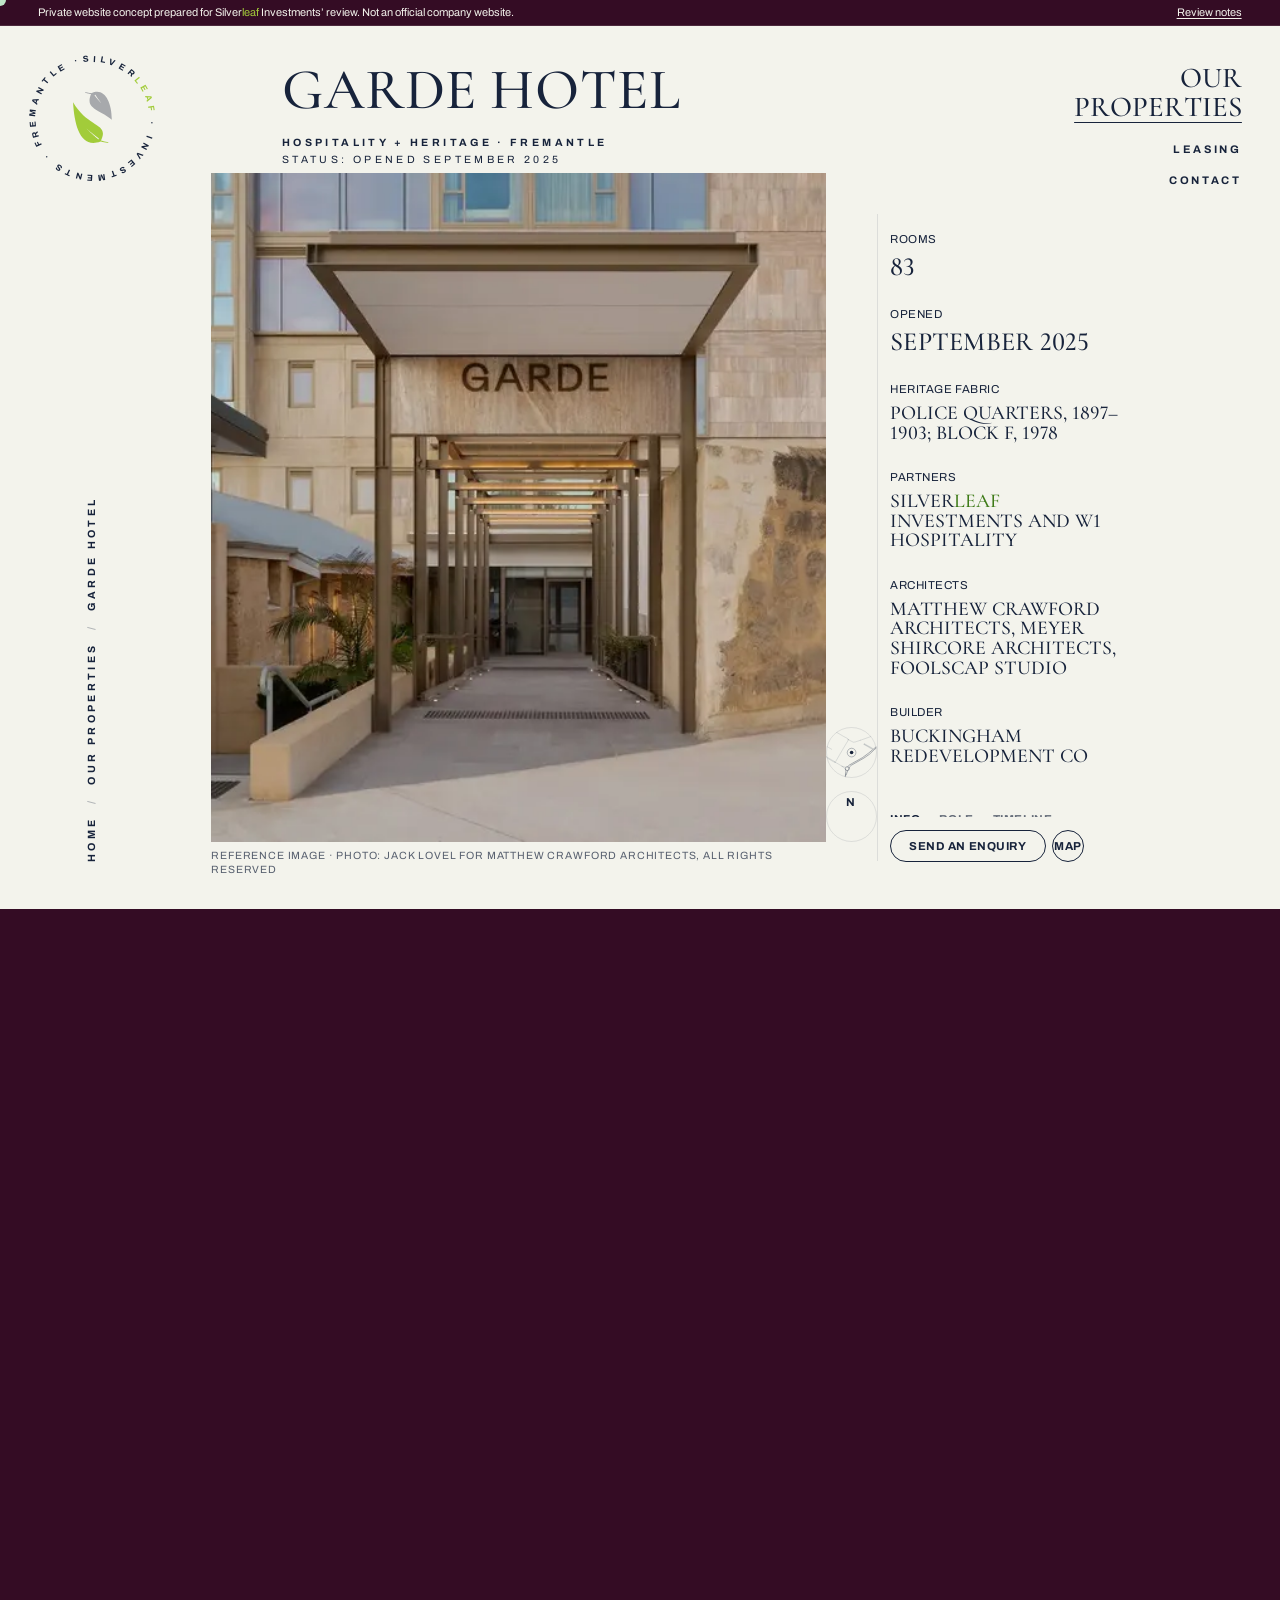
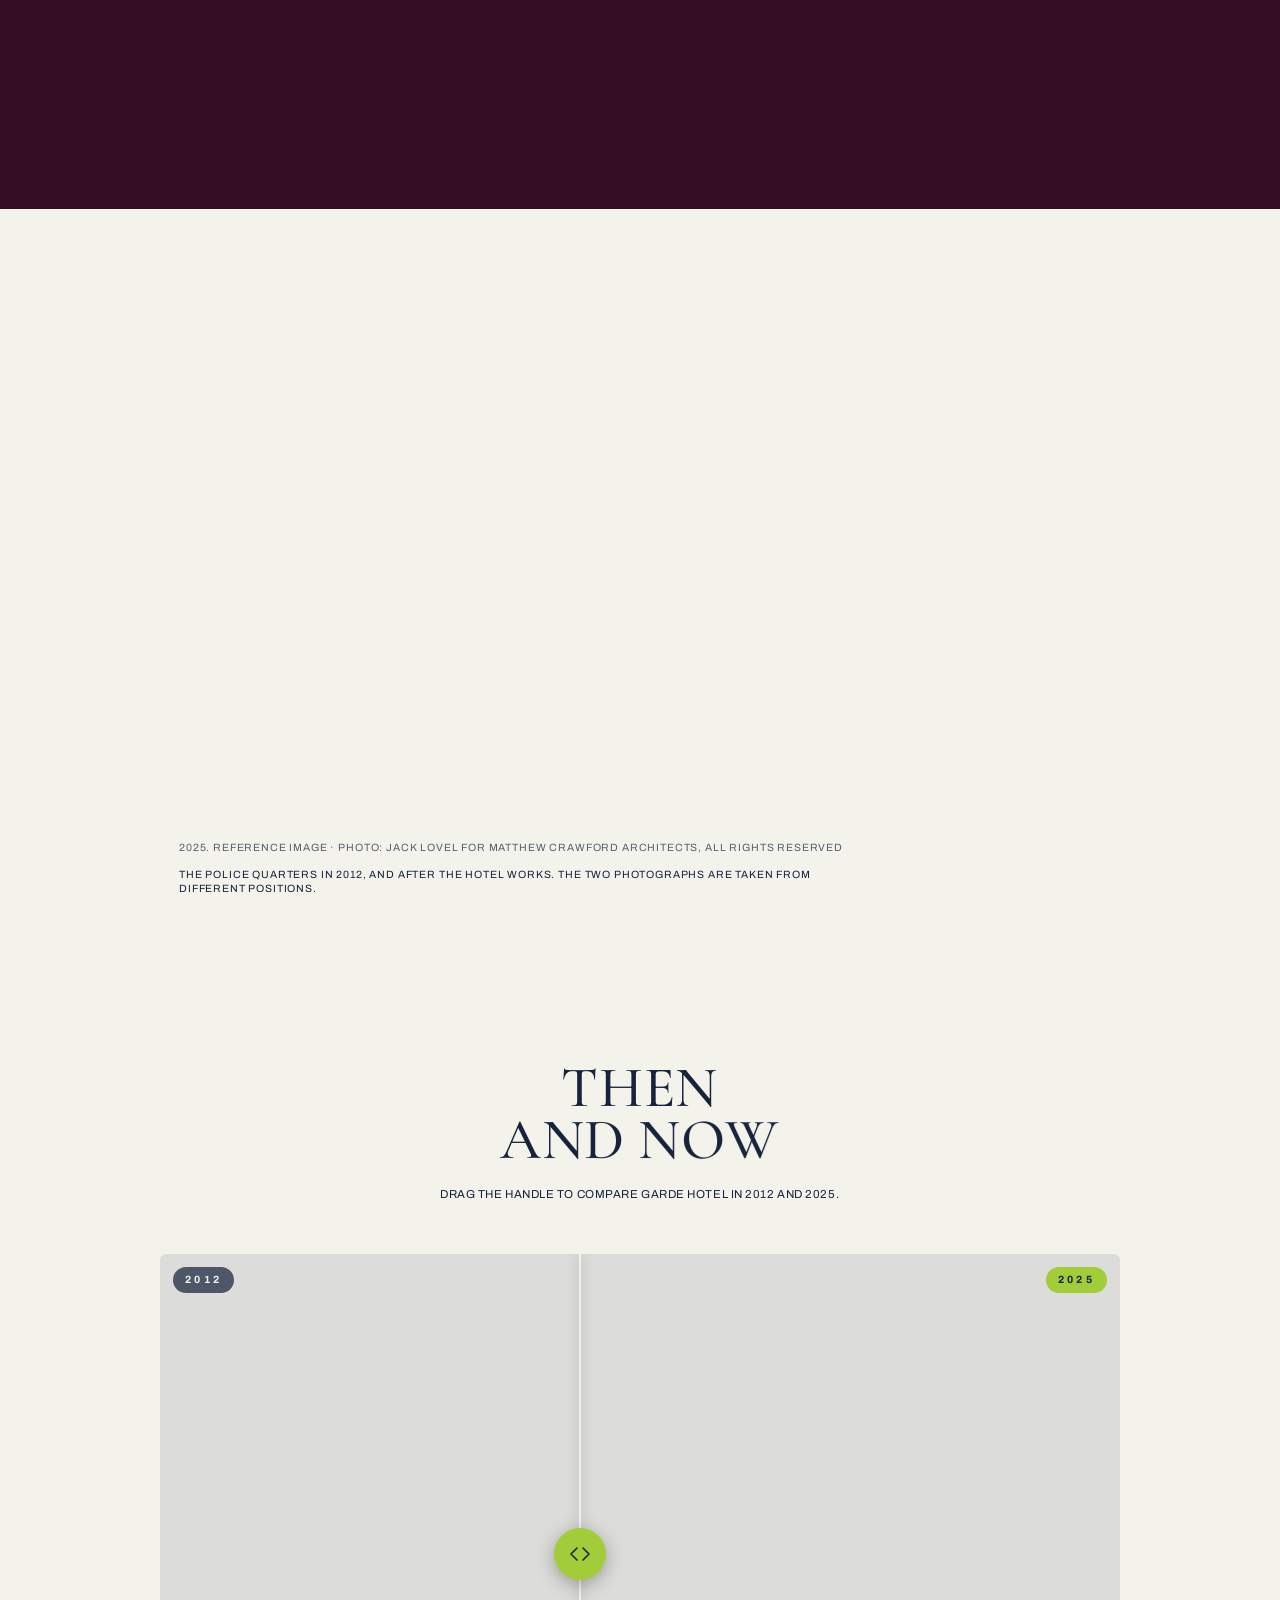
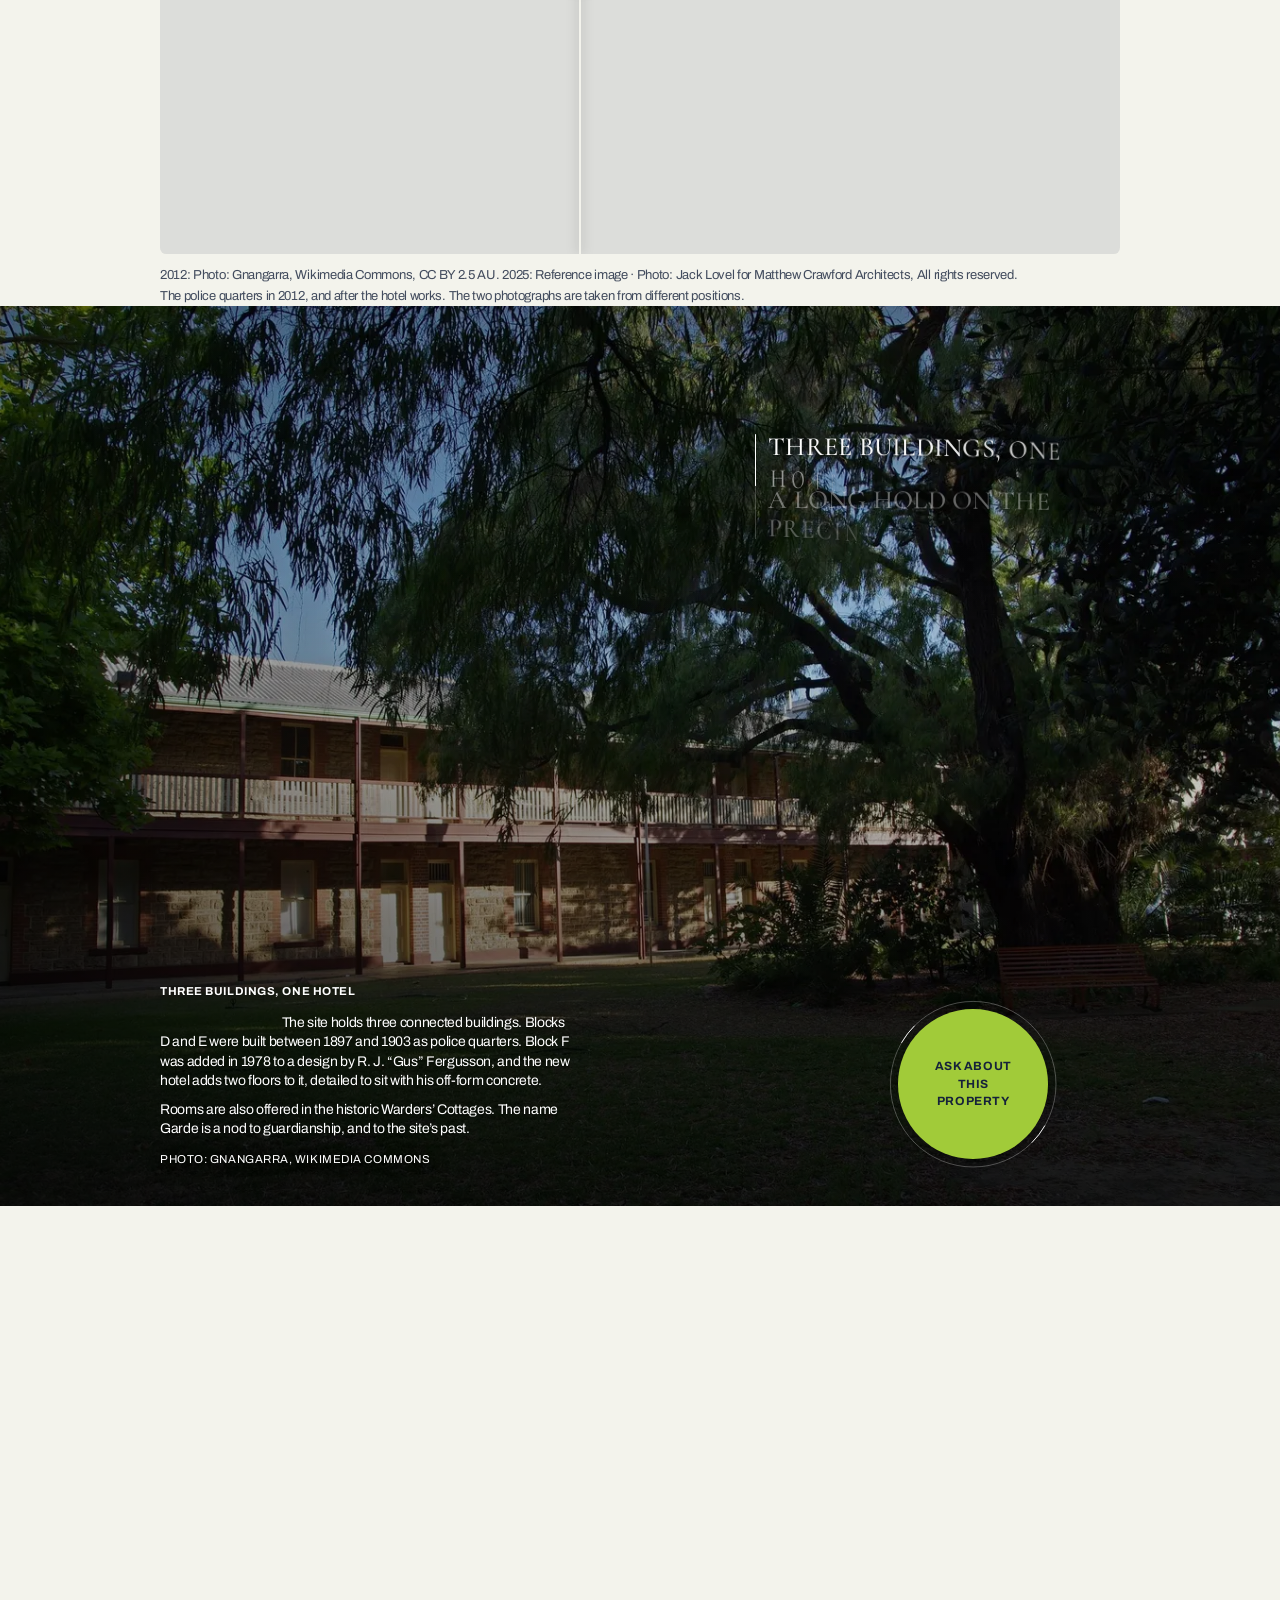
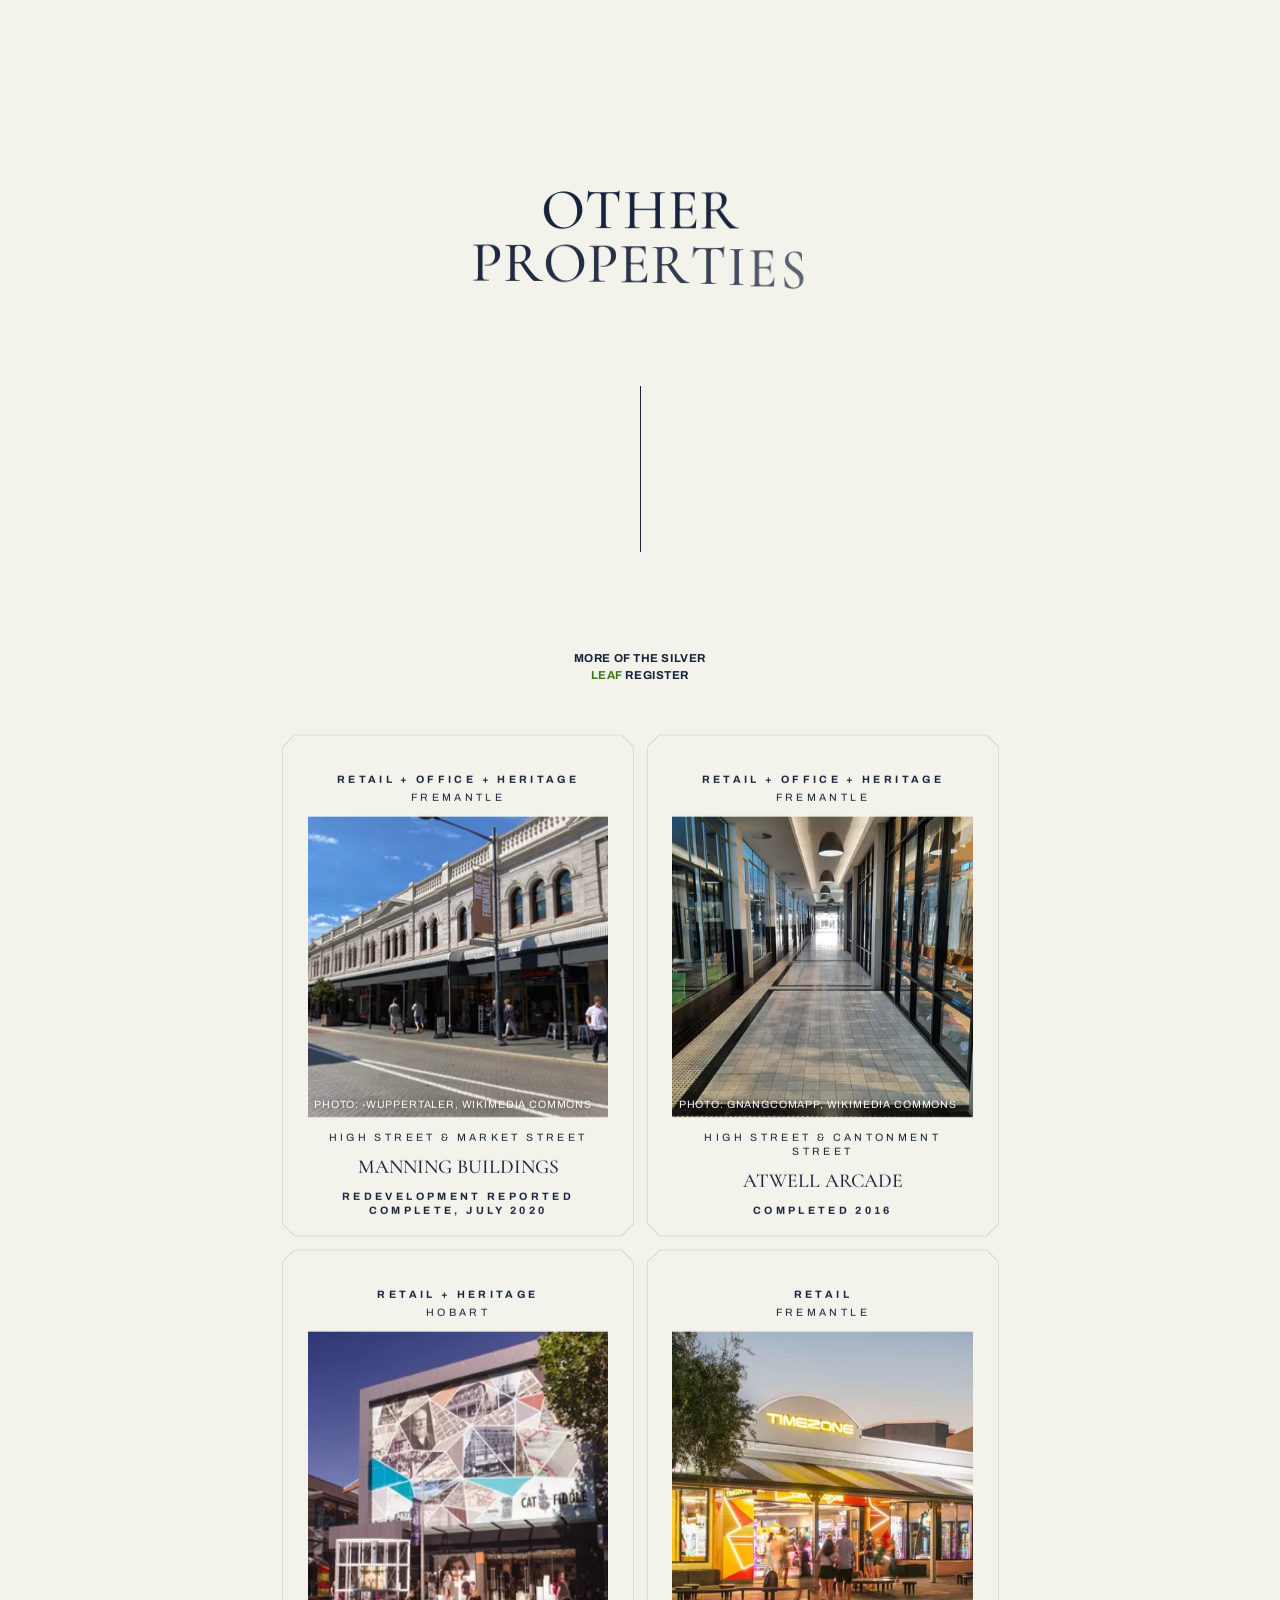
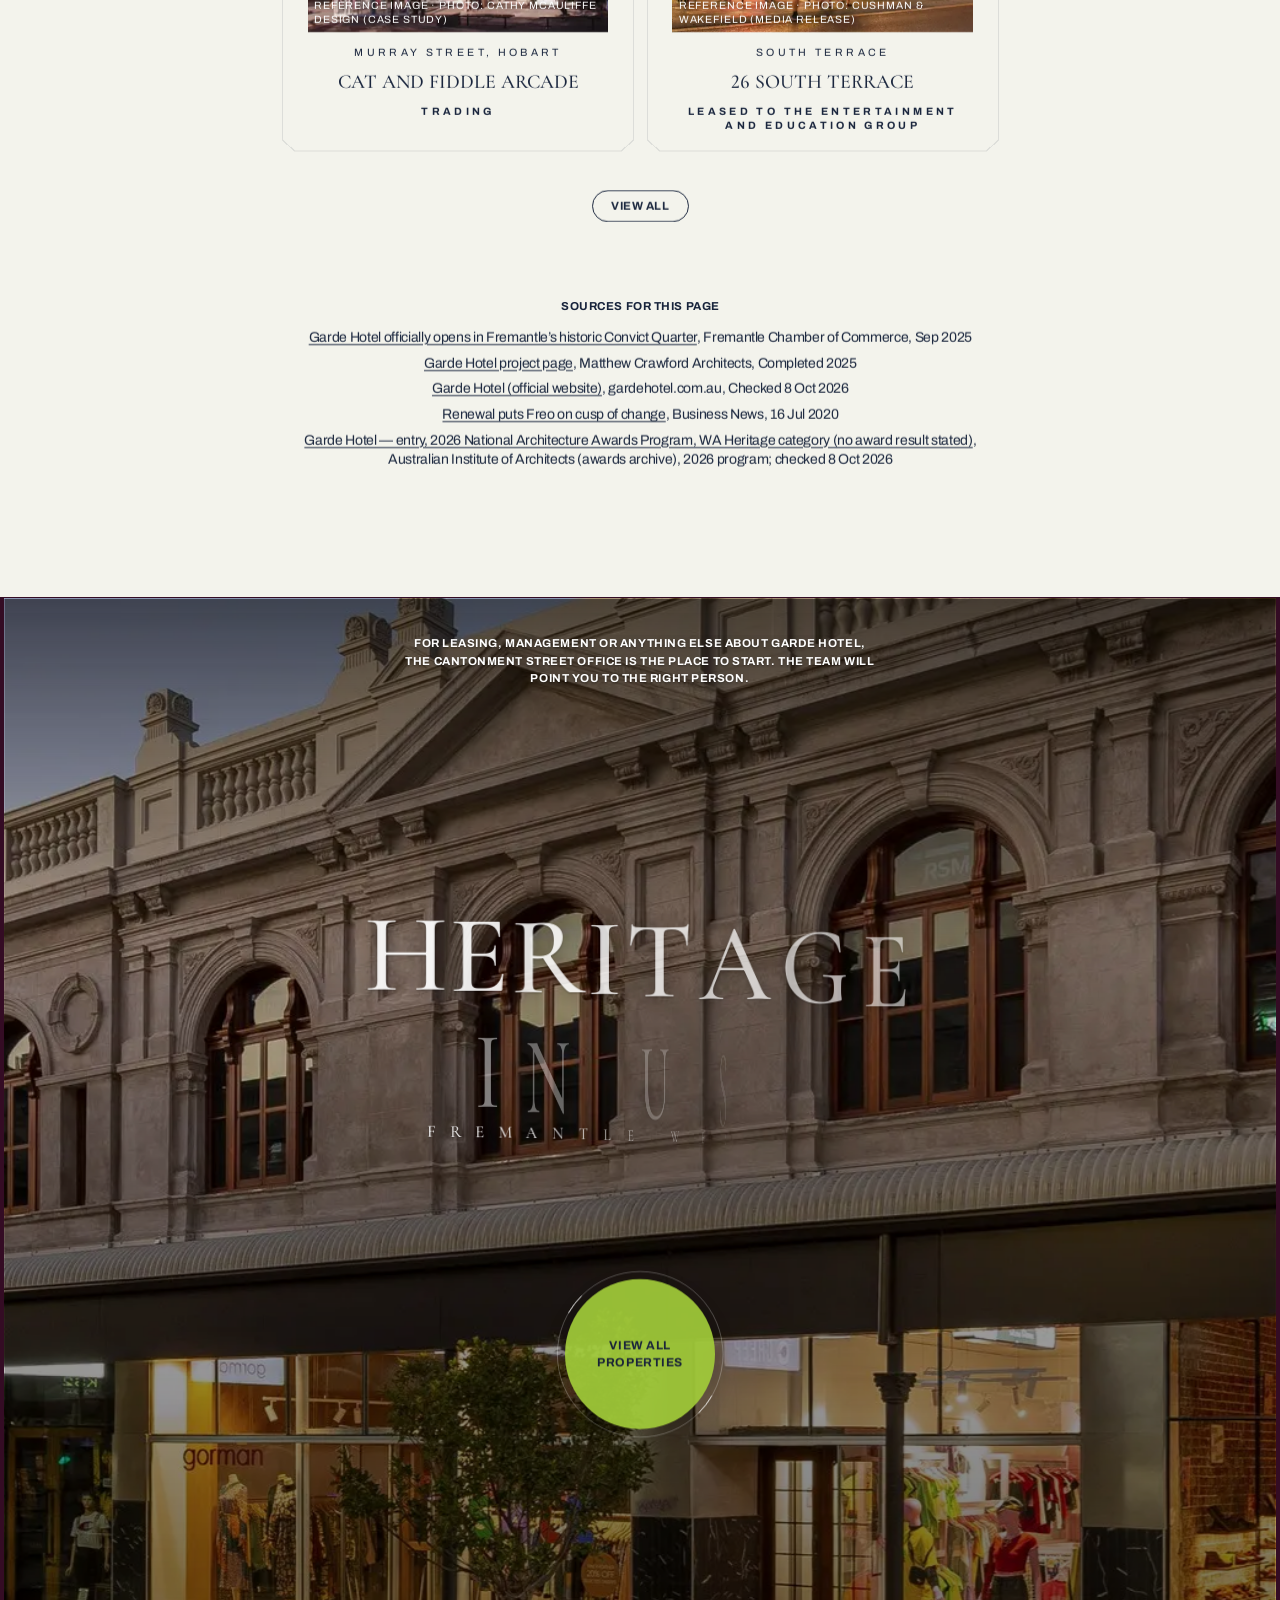
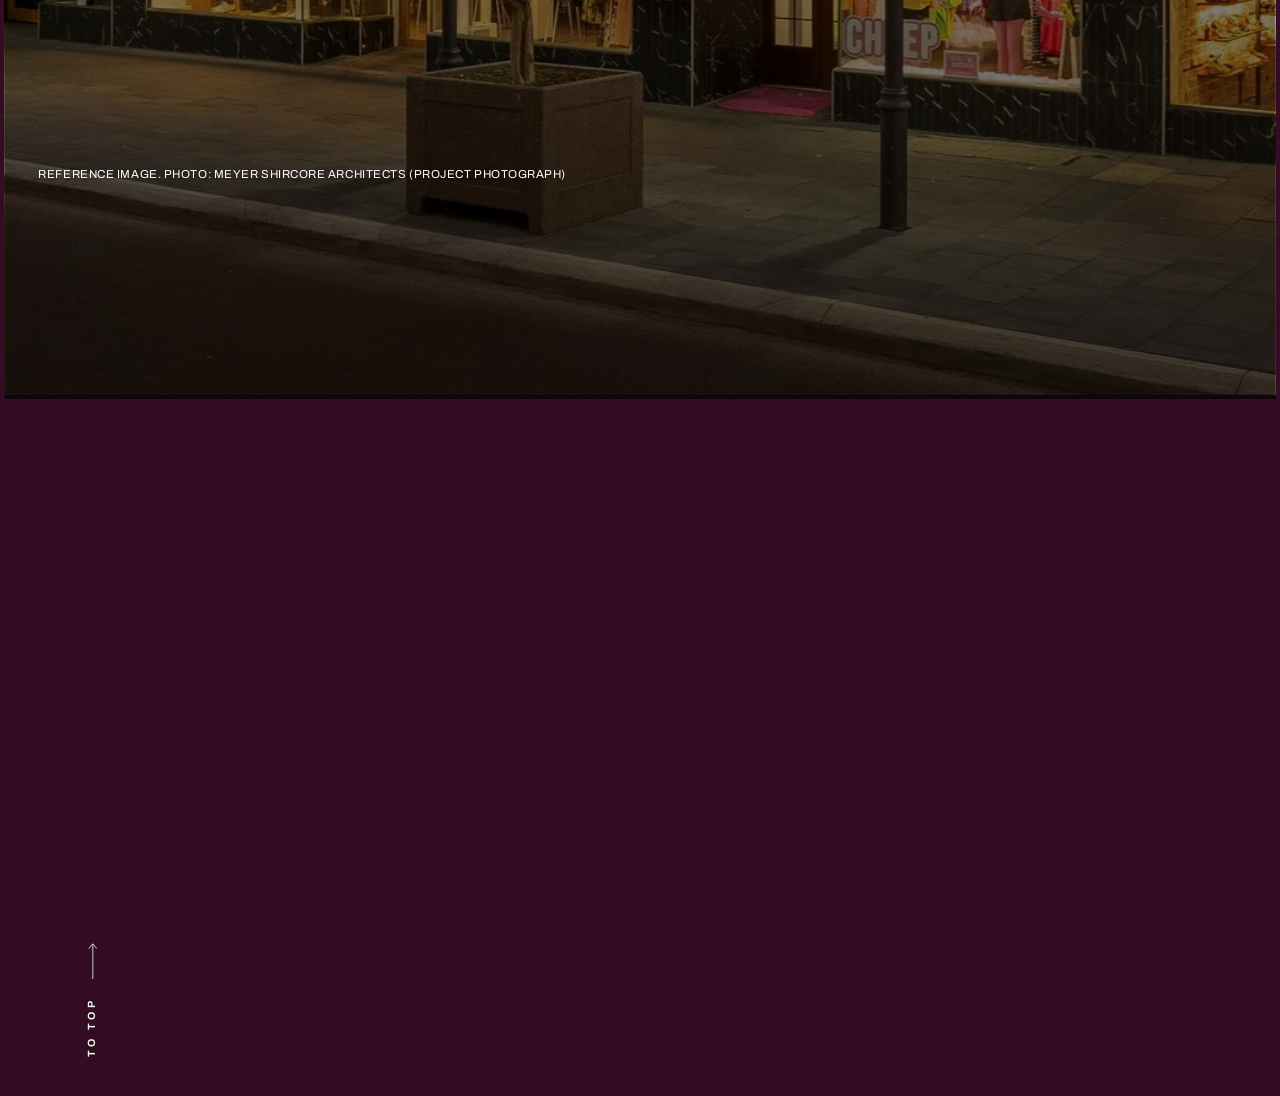
<file: portfolio/garde-hotel/index.html>
<!DOCTYPE html><html lang="en-AU" class="no-js"><head><meta charset="utf-8"><meta name="viewport" content="width=device-width, initial-scale=1"><title>Garde Hotel (concept)</title><meta name="description" content="Garde Hotel, Corner Parry Street and William Street, Fremantle WA 6160. An 83-room hotel in the former Fremantle police headquarters, joining police quarters built between 1897 and 1903 with a 1978 block that gained two new floors."><meta name="robots" content="noindex, nofollow, noarchive, nosnippet, noimageindex"><meta name="googlebot" content="noindex, nofollow"><meta property="og:type" content="website"><meta property="og:site_name" content="Silverleaf Investments"><meta property="og:locale" content="en_AU"><meta property="og:title" content="Garde Hotel"><meta property="og:description" content="Garde Hotel, Corner Parry Street and William Street, Fremantle WA 6160. An 83-room hotel in the former Fremantle police headquarters, joining police quarters built between 1897 and 1903 with a 1978 block that gained two new floors."><meta name="twitter:card" content="summary_large_image"><meta name="referrer" content="strict-origin-when-cross-origin"><meta name="theme-color" content="#340c24"><link rel="icon" href="../../favicon.svg" type="image/svg+xml"><link rel="preload" href="../../assets/cormorant-garamond-latin-wght-normal.CUoBjw-S.woff2" as="font" type="font/woff2" crossorigin><link rel="preload" href="../../assets/mrs-saint-delafield-latin-400-normal.DistX2Vi.woff2" as="font" type="font/woff2" crossorigin><link rel="preload" href="../../assets/archivo-latin-wdth-normal.DY7AcnAa.woff2" as="font" type="font/woff2" crossorigin><script>
      (function () {
        var r = document.documentElement;
        r.classList.remove('no-js');
        if ('scrollRestoration' in history) history.scrollRestoration = 'manual';
        var reduce = window.matchMedia('(prefers-reduced-motion: reduce)').matches;
        if (!reduce) r.classList.add('motion');
        // Arriving through the page-change wipe: start covered, and the stylesheet lifts the panel away.
        try {
          if (!reduce && sessionStorage.getItem('sl-wipe')) {
            sessionStorage.removeItem('sl-wipe');
            r.classList.add('wipe-in');
          }
        } catch (e) {
          /* storage unavailable: no arrival wipe */
        }
        r.style.setProperty('--svh', window.innerHeight + 'px');
        // Failsafe: if the motion script never runs, show everything.
        setTimeout(function () {
          if (!r.classList.contains('motion-ready')) r.classList.remove('motion');
        }, 4000);
      })();
    </script><link rel="stylesheet" href="../../assets/EraLayout.7Xu97_WC.css"><style>.amen-area{height:calc(var(--vh) * 2.5 + 50rem);position:relative}.amen-screen{position:sticky;top:0}.amen-s{height:var(--vh);position:relative}.amen-cms{height:100%;position:relative}.amen-item{height:100%;display:none;position:absolute;inset:0}.amen-item:first-child{display:block;position:relative}.amen-slide{z-index:0;flex-direction:column;justify-content:flex-end;height:100%;display:flex;position:relative}.amen-slide__b{z-index:1;position:relative}.amen-slide__label{grid-area:1/2/2/6}.amen-slide__desc{grid-area:2/2/3/6}.amen-item--text .amen-slide__img:after{content:"";z-index:1;pointer-events:none;background:linear-gradient(to top right,#0009,#0000 65%);position:absolute;inset:0}.amen-para+.amen-para{margin-top:var(--s12)}.amen-para{max-width:52ch}.amen-credit{margin-top:var(--s16)}.amen-slide__img{z-index:0;top:0;bottom:0;left:calc(var(--off) * -1);right:calc(var(--off) * -1);position:absolute}.amen-tabs-w{z-index:1;left:0;right:0;top:var(--s160);position:absolute}.amen-tabs{grid-area:1/7/2/10;position:relative}.amen-tabs__list{flex-direction:column;align-items:flex-start;display:flex}.amen-tab{text-align:left;opacity:.4;transition:opacity var(--dur-s) var(--e-out)}.amen-tab:hover,.amen-tab.is-active{opacity:1}.amen-tabs__line{top:0;bottom:0;left:calc(var(--s16) * -1);background:var(--line);width:1.25px;position:absolute}.amen-tabs__hilight{width:100%;height:calc(40 * var(--u));background:var(--fg);border-radius:2px}.amen-btn-w{z-index:2;left:0;right:0;bottom:var(--s48);pointer-events:none;position:absolute}.amen-btn{pointer-events:auto;grid-area:1/8/2/10}.amen-themes{inset:0 0 var(--vh) 0}.amen-themes__light{height:35rem}@media (width<=991px){.amen-slide__label{grid-area:1/2/2/5}.amen-slide__desc{grid-area:2/1/3/5}.amen-tabs-w{top:var(--s272)}.amen-tabs{grid-area:1/2/2/5}}
.btn-list{gap:var(--s8);flex-wrap:wrap;display:flex}.btn-list.center{justify-content:center}.btn{height:calc(40 * var(--u));padding:var(--s12) var(--s24);border-radius:calc(40 * var(--u));color:var(--fg);white-space:nowrap;pointer-events:auto;justify-content:center;align-items:center;display:inline-flex;position:relative}.btn--circle{width:calc(40 * var(--u));padding:0 var(--s12)}.btn__label{z-index:1;transition:color var(--dur-m) var(--e-out);position:relative;overflow:clip}.btn__bg{z-index:0;border:1px solid var(--fg);border-radius:inherit;position:absolute;inset:0;overflow:clip}.btn__fill{background:var(--fg);height:100%;transition:transform var(--dur-m) var(--e-out), border-radius var(--dur-m) var(--e-out);border-radius:50% 50% 0 0;position:absolute;top:0;left:0;right:0;transform:translateY(101%)}@media (width>=992px){.btn:hover .btn__label{color:var(--bg)}.btn:hover .btn__fill{border-radius:0;transform:translateY(0)}}.btn[disabled]{opacity:.4;cursor:not-allowed}@media (width<=991px){.btn{height:calc(48 * var(--u));padding:var(--s12) var(--s24);border-radius:calc(48 * var(--u))}.btn--circle{width:calc(48 * var(--u))}}
</style><link rel="stylesheet" href="../../assets/_slug_.BKOkgd3a.css"><style>.decor i{display:block;position:absolute}.decor .dt,.decor .db{left:var(--dc);right:var(--dc);background:currentColor;height:1px}.decor .dt{top:0}.decor .db{bottom:0}.decor .dl,.decor .dr{top:var(--dc);bottom:var(--dc);background:currentColor;width:1px}.decor .dl{left:0}.decor .dr{right:0}.decor .dc{width:var(--dc);height:var(--dc)}.decor .tl{background:linear-gradient(to bottom right,#0000 calc(50% - .6px),currentColor calc(50% - .6px) calc(50% + .6px),#0000 calc(50% + .6px));top:0;left:0}.decor .br{background:linear-gradient(to bottom right,#0000 calc(50% - .6px),currentColor calc(50% - .6px) calc(50% + .6px),#0000 calc(50% + .6px));bottom:0;right:0}.decor .tr{background:linear-gradient(to bottom left,#0000 calc(50% - .6px),currentColor calc(50% - .6px) calc(50% + .6px),#0000 calc(50% + .6px));top:0;right:0}.decor .bl{background:linear-gradient(to bottom left,#0000 calc(50% - .6px),currentColor calc(50% - .6px) calc(50% + .6px),#0000 calc(50% + .6px));bottom:0;left:0}
.pcard-item{min-width:0}.pcard{aspect-ratio:392/544;width:100%;height:100%;padding:var(--s48) var(--s32) var(--s24);color:var(--fg);display:block;position:relative}.pcard__c{z-index:3;position:relative}.pcard__img{aspect-ratio:1;position:relative;overflow:clip}.pcard__img picture,.pcard__img .img{width:100%;height:100%;display:block}.pcard__img .img{object-fit:cover;transition:transform var(--dur-l) var(--e-out)}.pcard__credit{left:var(--s8);right:var(--s8);bottom:var(--s8);color:var(--white);letter-spacing:.08em;text-shadow:0 0 6px #0009;position:absolute}.pcard__name{text-wrap:balance}.pcard__decor{z-index:1;pointer-events:none;color:var(--line);position:absolute;inset:0}.pcard__decor .decor{position:absolute;inset:0}.pcard__shadow{z-index:0;border-radius:var(--s32);pointer-events:none;opacity:0;box-shadow:0 calc(24 * var(--u)) calc(64 * var(--u)) #17233b1f;transition:opacity var(--dur-m) var(--e-out);position:absolute;inset:0}@media (width>=992px){.pcard.is-link:hover .pcard__shadow{opacity:1}.pcard.is-link:hover .pcard__img .img{transform:scale(1.04)}}.pcard.is-link:focus-visible{outline-offset:-4px}@media (width<=991px){.pcard{aspect-ratio:auto;padding:var(--s48) var(--s24) var(--s32)}.pcard__shadow{display:none}}
.logo-lockup{width:100%;height:auto;display:block;overflow:visible}.cta-w{position:relative}.cta-s{z-index:1;aspect-ratio:144/168;pointer-events:none;position:relative}.cta-desc{pointer-events:auto;grid-area:1/4/2/8}.cta-sec .lf{text-shadow:0 0 10px #0000008c}.cta-sec .grad.top{background-image:linear-gradient(#0000009e,#00000040 60%,#0000)}.cta-title{pointer-events:auto;grid-area:1/3/2/9}.cta-btn{flex-direction:column;align-items:center;display:flex}.img-p{object-fit:cover;flex:none;width:100%;height:140%}.cta-credit{z-index:2;left:var(--off);bottom:calc(var(--off) + var(--cell-v) * 2 + var(--gap) + var(--s16));position:absolute}.ftr-w{margin-top:calc((var(--off) + var(--cell-v) * 2 + var(--gap)) * -1);position:relative}.ftr-top{z-index:1200;left:0;top:calc(100% - var(--off));height:var(--cell-h);transform-origin:0 0;align-items:center;gap:var(--s24);color:var(--fg);position:absolute;transform:rotate(-90deg)}.ftr-top .sdown__arrow{transform:none}.ftr-s{z-index:1;height:var(--vh);flex-direction:column;justify-content:space-between;display:flex;position:relative}.ftr-s__t{flex:1}.ftr-s__b{flex-direction:column;flex:1;justify-content:flex-end;display:flex}.ftr-contact{flex-direction:column;grid-area:1/3/2/9;align-items:center;display:flex}.ftr-logo{width:calc(150 * var(--u));color:var(--fg)}.ftr-phone{color:var(--fg);white-space:nowrap}.ftr-address{padding:0 var(--s48);text-align:center;flex-direction:column;grid-area:2/5/3/7;align-items:center;display:flex}.ftr-info{flex-direction:column;grid-area:1/3/2/6;justify-content:flex-end;display:flex}.ftr-credits{flex-direction:column;grid-area:1/6/2/9;justify-content:flex-end;align-items:flex-end;display:flex}.ftr-bg{z-index:-1;bottom:100%;left:calc(var(--off) * -1);right:calc(var(--off) * -1);height:calc(var(--vh) * 2);background:var(--bg);position:absolute}@media (width<=991px){.cta-s{aspect-ratio:2/6}.cta-desc,.cta-title,.ftr-contact{grid-area:1/1/2/5}.ftr-address{margin:0 calc(var(--gap) * -1);grid-area:2/2/3/4;padding:0}.ftr-info{grid-area:1/1/2/3}.ftr-credits{grid-area:1/3/2/5}}
</style></head><body class="on-light"><a class="skip" href="#main">Skip to content</a><aside class="notice" aria-label="Concept notice"><span>Private website concept prepared for Silver<span class="lf">leaf</span> Investments’ review. Not an official company website.</span><a href="../../review-notes/index.html">Review notes</a></aside><header class="hdr"><a class="hdr-logo on-light" data-theme href="../../" aria-label="Silverleaf Investments, home"><span class="symbol hdr-logo__sym"><svg class="logo-mark leaf-mark" viewBox="31.42 0.2 40 40" aria-hidden="true"><path fill="var(--logo-grey, #A7A9AC)" fill-rule="evenodd" d="M50.718 1.905 C44.854 14.170 57.644 14.059 66.083 22.031 C66.268 8.605 60.378 -2.847 50.718 1.905Z M52.982 3.493 L53.197 3.773 L53.413 4.052 L53.632 4.330 L53.851 4.607 L54.072 4.882 L54.294 5.156 L54.518 5.429 L54.743 5.700 L54.970 5.970 L55.198 6.239 L55.427 6.507 L55.658 6.773 L55.890 7.037 L56.123 7.301 L56.358 7.563 L56.594 7.824 L56.831 8.084 L57.070 8.342 L57.310 8.599 L57.552 8.854 L57.795 9.109 L58.039 9.362 L58.285 9.613 L58.315 9.587 L58.096 9.312 L57.878 9.036 L57.662 8.759 L57.448 8.482 L57.236 8.203 L57.025 7.923 L56.815 7.642 L56.607 7.360 L56.401 7.077 L56.196 6.793 L55.993 6.508 L55.792 6.222 L55.592 5.935 L55.394 5.648 L55.197 5.359 L55.002 5.069 L54.809 4.778 L54.617 4.486 L54.427 4.193 L54.238 3.899 L54.051 3.604 L53.866 3.308 L53.681 3.010Z"></path><path fill="var(--logo-grey, #A7A9AC)" d="M53.302 1.922 L52.980 1.925 L52.662 1.924 L52.344 1.919 L52.027 1.910 L51.710 1.897 L51.394 1.880 L51.077 1.858 L50.762 1.833 L50.447 1.804 L50.132 1.770 L49.817 1.733 L49.503 1.691 L49.190 1.645 L48.876 1.595 L48.564 1.541 L48.251 1.483 L47.939 1.421 L47.628 1.355 L47.317 1.285 L47.006 1.210 L46.696 1.132 L46.386 1.049 L46.075 0.961 L45.925 1.439 L46.233 1.546 L46.544 1.649 L46.856 1.748 L47.168 1.844 L47.482 1.935 L47.796 2.022 L48.112 2.105 L48.428 2.184 L48.745 2.259 L49.064 2.329 L49.383 2.396 L49.703 2.458 L50.024 2.517 L50.346 2.571 L50.669 2.621 L50.993 2.667 L51.317 2.709 L51.643 2.746 L51.970 2.780 L52.297 2.809 L52.625 2.834 L52.955 2.855 L53.282 2.872Z"></path><path fill="var(--leaf, #A2CC3A)" fill-rule="evenodd" d="M57.532 38.500 C64.951 23.866 48.748 29.249 36.760 8.724 C37.833 27.298 42.806 44.085 57.532 38.500Z M56.430 36.212 L56.016 35.909 L55.604 35.606 L55.193 35.301 L54.784 34.995 L54.375 34.687 L53.968 34.377 L53.561 34.067 L53.156 33.754 L52.752 33.440 L52.349 33.125 L51.947 32.808 L51.547 32.489 L51.147 32.169 L50.749 31.848 L50.351 31.525 L49.955 31.200 L49.560 30.874 L49.166 30.546 L48.773 30.217 L48.382 29.887 L47.991 29.554 L47.602 29.221 L47.214 28.885 L47.186 28.915 L47.551 29.276 L47.917 29.636 L48.284 29.994 L48.652 30.352 L49.022 30.707 L49.393 31.062 L49.766 31.415 L50.140 31.767 L50.515 32.117 L50.891 32.466 L51.269 32.814 L51.648 33.160 L52.028 33.505 L52.410 33.849 L52.793 34.191 L53.178 34.532 L53.563 34.872 L53.950 35.210 L54.339 35.547 L54.728 35.882 L55.119 36.216 L55.512 36.549 L55.905 36.880Z"></path><path fill="var(--leaf, #A2CC3A)" d="M56.141 37.900 L56.449 38.012 L56.760 38.121 L57.073 38.226 L57.386 38.327 L57.700 38.423 L58.014 38.516 L58.330 38.604 L58.646 38.688 L58.963 38.768 L59.280 38.843 L59.599 38.915 L59.918 38.982 L60.238 39.045 L60.559 39.104 L60.880 39.159 L61.202 39.210 L61.525 39.256 L61.849 39.299 L62.173 39.337 L62.498 39.371 L62.824 39.401 L63.150 39.427 L63.476 39.449 L63.524 38.951 L63.204 38.910 L62.886 38.866 L62.569 38.817 L62.254 38.764 L61.940 38.708 L61.627 38.647 L61.316 38.583 L61.006 38.515 L60.696 38.442 L60.389 38.366 L60.082 38.286 L59.776 38.202 L59.472 38.114 L59.169 38.022 L58.867 37.926 L58.567 37.826 L58.267 37.722 L57.969 37.615 L57.672 37.503 L57.376 37.388 L57.081 37.269 L56.788 37.146 L56.493 37.017Z"></path></svg></span><span class="hdr-logo__ring" data-logo-ring aria-hidden="true"><svg viewBox="0 0 120 120"><defs><path id="ring" d="M60,60 m-47,0 a47,47 0 1,1 94,0 a47,47 0 1,1 -94,0"></path></defs><text><textPath href="#ring" startOffset="0" textLength="292">SILVER<tspan class="ring-leaf">LEAF</tspan> · INVESTMENTS · FREMANTLE · </textPath></text></svg></span></a><nav class="hdr-nav on-light" data-theme aria-label="Main"><div class="hdr-nav__list desk-f"><a class="u-link hdr-nav__main h6" href="../../portfolio/index.html" aria-current="page"><span class="u-link__t">Our<br>Properties</span><span class="u-link__line" aria-hidden="true"></span></a><span class="u24" aria-hidden="true"></span><a class="nav-l2 l2" href="../../leasing/index.html"><span class="roll"><span class="roll__t">Leasing</span><span class="roll__t" aria-hidden="true">Leasing</span></span></a><span class="nav-gap" aria-hidden="true"></span><a class="nav-l2 l2" href="../../contact/index.html"><span class="roll"><span class="roll__t">Contact</span><span class="roll__t" aria-hidden="true">Contact</span></span></a></div><button class="hdr-menu-btn mob-f l2" type="button" aria-expanded="false" aria-controls="menu" data-menu-btn><span data-menu-label>Menu</span><span class="hdr-menu-btn__ico" aria-hidden="true"><i></i><i></i></span></button></nav></header><nav class="crumbs desk-f on-light" data-theme aria-label="Breadcrumb"><a class="l2 roll crumbs__item" href="../../"><span class="roll__t">Home</span><span class="roll__t" aria-hidden="true">Home</span></a><span class="l2 crumbs__sep" aria-hidden="true">/</span><a class="l2 roll crumbs__item" href="../../portfolio/index.html"><span class="roll__t">Our properties</span><span class="roll__t" aria-hidden="true">Our properties</span></a><span class="l2 crumbs__sep" aria-hidden="true">/</span><span class="l2 crumbs__item is-active" aria-current="page">Garde Hotel</span></nav><div class="menu on-color" id="menu" data-menu hidden><nav class="menu__list" aria-label="Menu"><a class="h3" href="../../">Home</a><a class="h3" href="../../portfolio/index.html">Our properties</a><a class="h3" href="../../about/index.html">About</a><a class="h3" href="../../leasing/index.html">Leasing</a><a class="h3" href="../../contact/index.html">Contact</a></nav><p class="l1 menu__foot">Level 2, 25 Cantonment Street, Fremantle WA 6160<br><a href="tel:+61893355492">08 9335 5492</a></p></div><div class="tips" data-tips aria-hidden="true"></div><main id="main" tabindex="-1"><section class="section clip on-light lot-sec" data-bg="light" aria-labelledby="lot-title"><div class="ctn"><div class="lot-s"><div class="lot-info"><div class="grid lot-info__g"><div class="lot-info__c"><div class="lot-head"><div class="u48"></div><div class="u96 mob"></div><div class="lot-head__num"><h1 id="lot-title" class="h3" data-r="h">Garde Hotel</h1><div class="minimap mob-f lot-head__map"><figure class="minimap__map"><svg viewBox="450.79999999999995 320.6 260 260" role="img" aria-label="Position of Garde Hotel in central Fremantle"><g aria-hidden="true"><path d="M446.7 137.5L442.4 143.4L413.1 194.6L405.8 207.9L403.2 212.4L381.5 251.7L378.7 257.3L375.9 260" class="mm-st mm-minor"></path><path d="M914.7 159.1L902.8 163.3L877.1 172.4L865.8 176.6L841.7 185.5L806 198.5L777.2 209.2L746.2 220.1L736.1 223.6" class="mm-st mm-major"></path><path d="M643.8 137.5L649.1 135L651.7 133.5L656.6 131.6L721.9 106.9L815.1 72.2L881.8 46.5" class="mm-st mm-minor"></path><path d="M567.7 534.6L566.1 537.8L562.6 540.7L558.5 541.6L554.2 540.7L550.7 537.8L548.9 533.1L549.7 528.1L552.1 524.8L556.4 522.7L560.6 522.7L563.5 523.9L566.3 526.4L567.9 530L567.7 534.6" class="mm-st mm-major"></path><path d="M306.2 835.6L334.9 809.6L382.5 769.3L459 706.2L488.4 681.8L491.9 678.8L492.8 678" class="mm-st mm-major"></path><path d="M287 202.2L290.3 197.1L356.6 81.5L359 77.1L367.6 61.1L378.6 41.8L385.7 33.5" class="mm-st mm-minor"></path><path d="M439.8 125.9L440.7 124.5L442.2 123.3L443.6 122.5L445.4 122L447 122L449.3 122.4L451.3 123.6L452.8 125.2L453.8 126.9L454.2 128.6L454.3 130.6L453.8 132.5L453 134.1L451.7 135.5L450.1 136.6L448.5 137.2L446.7 137.5L444.2 137.1L441.9 136L440 134.1L439 132L438.7 130L439 127.7L439.8 125.9" class="mm-st mm-minor"></path><path d="M568 -60L572.1 -65.6L574.7 -69.5L580 -76.9L584.1 -82.3L589.7 -86.4" class="mm-st mm-minor"></path><path d="M261.8 839.8L249.6 826.8L234.8 812.1L217.6 797L205.4 786.6L194.1 777L126.6 724.8L114.3 717.3L94.1 709.6L80.7 706L71.7 703.9L63.3 702.6L61.8 702.3L51.6 702.3L41.2 704L28.5 707L-8.9 720.3L-30.1 729" class="mm-st mm-major"></path><path d="M497.7 499.9L500.7 494.9L532.1 440.6L561.6 391.1L563.6 384.7" class="mm-st mm-minor"></path><path d="M252 510.6L247.1 504.5L242.2 494.3L227.1 454.2L217.2 426L216.7 424.5L213.6 416.9L211.3 410.5L193.8 363.2L188.7 348.4L185.9 340.6L181.5 328.6L179.3 322.5L175.3 307.6L160.8 266.4L149.5 236.7L133.1 204.2L129.5 195.3" class="mm-st mm-major"></path><path d="M324.3 554.4L323.2 555.2L319.3 558.2L296.4 578.3L288.8 584.6L282.8 587.4L278.3 588" class="mm-st mm-minor"></path><path d="M397.2 622.7L402.2 607.9L402.6 603.9L402.3 601.3" class="mm-st mm-minor"></path><path d="M452.4 471.5L449.7 476.6L449 477.9L444.3 485.3L443 487.2L434.1 502.7L424.4 519L422.8 519.6L417.3 521.5L408.8 521.5L391.8 512L367 497.4L364.5 495.7L337 480.3L298.2 457.4L288 451.3" class="mm-st mm-minor"></path><path d="M344.3 943.6L352.2 935.5L354.6 933.4L392.2 900.7L444.1 855.5L560.1 759.1L564.8 755.4L567.3 753.3L572.3 749.5" class="mm-st mm-minor"></path><path d="M218.9 414.9L213.6 416.9L211.6 417.6L209.5 418.4L78.3 466L-1.7 496.1L-5.8 497.4L-76.9 523.3L-81 524.7L-85.4 526.4L-156.8 552.5L-161.9 554.3" class="mm-st mm-minor"></path><path d="M-131.7 430.2L-125.8 435L-124.1 436.2L-121.2 438.2L-114.5 443.1L-110.7 447.4L-106.9 454.4L-103.7 463.1L-82.5 520.6L-81 524.7L-79 530.1L-35.1 649.3L-32.8 655.4L-28.5 667.2L-11.2 713.9L-8.9 720.3" class="mm-st mm-minor"></path><path d="M-62 358.8L-59.6 361L-49.4 371.2L-43.4 380.5L-23.8 434.7L-3.4 491L-1.7 496.1L22.6 562.6L44.3 621.8L62.3 671.2L70 691.7L72.1 697.9L71.7 703.9" class="mm-st mm-minor"></path><path d="M270 573L267.3 572.2L263.2 573.2L133.7 620.2" class="mm-st mm-minor"></path><path d="M106.4 544.5L111.5 542.4L123.8 537.9L179.8 517.4L186.1 515.4L196.9 511.4L218.8 503.2L239.5 495.5L241.1 494.7L242.2 494.3" class="mm-st mm-minor"></path><path d="M159.4 691.8L142.7 645.4L133.7 620.2L106.4 544.5L102.7 534.1L80.3 471.7L78.3 466L76.7 460.7L66 432.3L50.8 389.6L25.1 314.6L11.9 281.9L9.9 278L7.3 274.3L6.6 273.7L4.3 271.9" class="mm-st mm-minor"></path><path d="M204.4 135.3L218.1 113.4L223 105.9" class="mm-st mm-major"></path><path d="M203.7 160L210.5 164.6L226.9 175L242.8 183.9L274.2 200.5L279.8 203.5" class="mm-st mm-minor"></path><path d="M164 265.2L160.8 266.4L159.1 267.1L156.4 268.1L29.4 313L25.1 314.6" class="mm-st mm-minor"></path><path d="M185.9 340.6L184.3 341.2L182.6 341.8L117.6 364.5L112.5 366.4L101 370.7L50.8 389.6" class="mm-st mm-minor"></path><path d="M977.4 319L874.9 328.2L812.9 333.8L807.3 333.4L802.9 331.5L795.2 329" class="mm-st mm-minor"></path><path d="M1033.1 604.1L1025.9 605L1021.4 605.5L1016.5 606.1L961.5 611.2L895.4 616.9L867.4 619.4L846 620.6L834.2 621.2L826.3 619.2L818.6 614.5L792.9 595.5L779.8 585.4L769.1 575L764.5 564.7L763.4 561.1L758.5 533.9L751.8 482.3" class="mm-st mm-minor"></path><path d="M462.1 322.5L454.8 320L381.1 275.3L376.2 272.6L370.4 268.3L368.5 265" class="mm-st mm-minor"></path><path d="M945.3 270.7L909.6 283.6L872.4 297.1L846.5 306.5L814 318.1L795.2 329L786.2 330.5L752.1 342.9" class="mm-st mm-minor"></path><path d="M624.5 388.4L598 397.1L589.5 397.7L563.6 384.7" class="mm-st mm-minor"></path><path d="M-28.5 667.2L62.3 671.2" class="mm-st mm-minor"></path><path d="M-32.8 655.4L-44.5 659.4L-107.6 682.6L-112.4 684.5" class="mm-st mm-minor"></path><path d="M-66.9 759.6L-67.8 762.5L-69.5 765L-72 767L-75 768.1L-78.2 768.3L-81.3 767.6L-84 765.9L-86.2 763.4L-87.5 760.4L-87.8 757.1L-87 754L-85.8 751.7L-84.1 749.9L-81.9 748.5L-80.5 747.9L-79.1 747.5L-77.6 747.4L-74.5 747.7L-71.6 749L-69.3 751L-67.6 753.6L-66.8 756.6L-66.9 759.6" class="mm-st mm-major"></path><path d="M-77.6 747.4L-60.9 739.2L-53.3 736.2L-30.1 729" class="mm-st mm-major"></path><path d="M-30.1 729L-51.5 740.4L-57.6 745.2L-60.6 747.5L-66.8 756.6" class="mm-st mm-major"></path><path d="M289 219.1L287.4 219.7L285.8 220L283.9 220L282.2 219.7L281.2 219.3L279.4 218.3L277.9 216.9L277.3 216.1L276.2 214L275.8 211.7L275.8 209.6" class="mm-st mm-minor"></path><path d="M278.3 588L277.4 590.9L275.7 593.5L159.4 691.8L155.5 695.3L134.4 714.4L130.2 719.1L126.6 724.8" class="mm-st mm-minor"></path><path d="M270 573L270.7 569L270.2 563L252.7 520L251.4 516.5L252 510.6" class="mm-st mm-mall"></path><path d="M270 573L273.5 575.6L275.8 579.2L277.6 583.9L278.3 588" class="mm-st mm-minor"></path><path d="M376.2 272.6L369 275.7L365.3 278.4L332.8 336.9L332.5 337.5L324.7 352.2L323.7 353.2L321.3 354.8L320.5 355.7L319.7 356.5L316.1 362.9L314.4 366.6L313.8 368.7L313.4 371.3L313.6 374L315.6 379.8" class="mm-st mm-minor"></path><path d="M562.4 285L559.5 276.8L527.1 184.2L527.2 175.1" class="mm-st mm-minor"></path><path d="M385.7 33.5L353.2 14.7L301.9 -14.9L294.7 -19.1" class="mm-st mm-minor"></path><path d="M459 706.2L452.7 698.7L432.9 675L399 634.8L392.9 627.7" class="mm-st mm-minor"></path><path d="M315.6 379.8L321 394.5L322 396.5L323.3 398.1L374.4 428.6L386.8 434.6L398.1 440.8L452.4 471.5L489.7 493.5L494.3 497.9" class="mm-st mm-minor"></path><path d="M583.1 -28.6L575 -46.2" class="mm-st mm-major"></path><path d="M682.1 245.6L679.8 238.6L677.3 232.1L648.2 149.8L643.8 137.5" class="mm-st mm-major"></path><path d="M527.2 175.1L537.3 175.8L543.7 175.1L601.9 153.9L634.3 141.6" class="mm-st mm-minor"></path><path d="M129.5 195.3L127.1 196.3L121.9 198.6" class="mm-st mm-major"></path><path d="M47.4 226L57.8 220.2L72.4 214.3" class="mm-st mm-major"></path><path d="M867.4 619.4L868.6 625.6L873.2 654L874.4 657.8L875.9 661.4L877.9 666.2L880.8 677.4L890.1 708.9L896.4 733.9L914.1 804.5L919.8 827.2" class="mm-st mm-minor"></path><path d="M192.4 154.4L187.3 159.7L182.8 164.2" class="mm-st mm-major"></path><path d="M-243.9 308.4L-224.2 290.8L-194 261.4L-188.5 256.2L-150.1 220.4L-147.2 217.6L-145.8 216.6L-139 214.8L-134.6 214.3L-127.7 212.7L-121.5 210.7L-114.3 206.7L-92.1 182.1L-82.7 171.3L-71.5 158.4L-65.6 151.7L10.4 64.4L16.9 57.5L23.6 53.8L31.2 52.2L39.7 53.2L62.7 66.4L85.4 75.5L93.5 76.5L101.3 75.3L109.1 71.8L116 66.7L131.7 47.9L196 -28.9L336.1 -196.4L381.7 -252.6L394.3 -267.7L400.4 -275L449.9 -334.2L459.6 -350.9L581.7 -567.3L652.1 -644.5L663.2 -650.7L670.1 -651.3" class="mm-st mm-minor"></path><path d="M279.8 203.5L281.4 202.6L283.2 202.1L285.1 201.9L287 202.2" class="mm-st mm-minor"></path><path d="M121.9 198.6L99.2 207.2" class="mm-st mm-major"></path><path d="M223 105.9L228.2 97.8L229.3 96.2L253.5 54.8L256.1 50.2L276.4 13L285.5 -2.7L294.7 -19.1L301.2 -30.1L302.2 -31.8L314.2 -51.7L318.1 -57.6L322.4 -63.3L334.7 -75.9L357 -96.3L369.1 -106.9L399 -133.3L410 -143.6L414.7 -148L420.2 -152.9L425.5 -158.6" class="mm-st mm-major"></path><path d="M219.3 321L230.1 301.5L247.1 270.7L274 222.1L277.3 216.1" class="mm-st mm-minor"></path><path d="M560.6 522.7L569.4 514L584.4 505.2L623.4 483.3L636.4 476L666.6 453.6L689.9 434.3L693.5 431.5L707.4 419.5L721.1 408.2L728.6 395.5L730.5 388.6L731.6 381.1L731.7 374.7L730.7 368.5L728.8 362.4L725.8 356L723.6 350.7L720 343.3L719.3 341.4L687.6 259.6L686.3 256.4L685.6 254.6L682.1 245.6" class="mm-st mm-major"></path><path d="M575 -46.2L573.3 -47.4L565.7 -52.2L562.9 -52.6L560 -52.5L557.1 -51.5L555.1 -49.9L550.6 -44.7L547.1 -38.3L542.6 -35.4L536.2 -33.7" class="mm-st mm-minor"></path><path d="M479.9 654.2L451.1 633.8L425.9 615.9L416.3 609.9L402.3 601.3L324.3 554.4L262 516.8L254.4 512.5L252 510.6" class="mm-st mm-major"></path><path d="M537.5 620.6L533.7 631.3L526.8 642.6L519 653.1L511 661.3L509.3 663L505.3 667.2" class="mm-st mm-major"></path><path d="M550.7 564.6L549.4 559.1L551.6 548.8L551.6 547.7L551.6 543.6L550.7 537.8" class="mm-st mm-major"></path><path d="M562.6 540.7L561.8 542.6L559.9 547.2L559.1 548.8L557.4 552.2L554.5 560.8L550.7 564.6" class="mm-st mm-major"></path><path d="M310.7 373.3L313.4 380.6L315.9 387.5L306.4 391L300.3 393.2L297.5 394.1L287.4 397.8L277.4 401.5L267.5 405L261.4 407.2L255.3 409.5L249.9 411.5L244.2 413.5L227.6 419.5L224.2 420.8L222.7 421.3L220.2 414.5L218 408.4L217.6 407.2L219.4 406.5L222.9 405.3L255.3 393.5L268.7 388.5L296.7 378.4L300.9 376.8L310.7 373.3" class="mm-st mm-mall"></path><path d="M425.8 607.1L426.8 604.8L458.2 553.5L465.1 557.6L468.8 559.9L445.9 598L437.6 611.8L436.4 613.8L430.3 610.1L425.8 607.1" class="mm-st mm-mall"></path><path d="M634.3 141.6L638.9 139.6L643.8 137.5" class="mm-st mm-minor"></path><path d="M563.6 384.7L563.5 381.5L559 378.3L539.6 368.1L485.7 336.5L478.5 331.9" class="mm-st mm-minor"></path><path d="M365 261.5L357.7 257.3L296 222.8L289 219.1" class="mm-st mm-minor"></path><path d="M218.9 414.9L220.2 414.5L247.3 404.6L271.7 395.7L303.7 384.1L313.4 380.6L315.6 379.8" class="mm-st mm-mall"></path><path d="M367.6 254.9L369.1 254.3L370.2 254.2L371.2 254.2" class="mm-st mm-minor"></path><path d="M398.1 440.8L397.7 437.9L397.1 434.2L398.2 432.4L399.3 430.3L409.4 412.8L418.5 397.8L424.9 386.9L429.4 379.4L448.6 347L460.4 327.5" class="mm-st mm-mall"></path><path d="M398.8 208.7L393.1 205.4L340.5 175.4L349.5 160.3L382.3 102.6" class="mm-st mm-mall"></path><path d="M359 77.1L363.6 79.6L370.9 83.6L406.6 103.7L412.7 107.1L416.6 109.3L420.5 111.5L434.5 119.4L442.2 123.3" class="mm-st mm-minor"></path><path d="M537.4 -87.4L537.7 -75.5L538.1 -56.6L537.4 -46.1L536.2 -33.7L525 -2.9L505.6 31.3L476 83.6L456.5 118.4L452.8 125.2" class="mm-st mm-minor"></path><path d="M527.2 175.1L521.1 174.6L496 159.8L458.1 139.1L455 137.3L451.7 135.5" class="mm-st mm-minor"></path><path d="M470.2 327L473.8 321.3L482.3 315.9L494.7 309L534.6 292.8L552.5 286.3L554.5 285.5L560.8 285.5" class="mm-st mm-minor"></path><path d="M660.3 249.7L666.6 243.5L670.7 241.6L673.3 240.7L679.8 238.6" class="mm-st mm-minor"></path><path d="M679.8 238.6L689.3 235.4L697.4 233L726.3 222.4L736.1 223.6" class="mm-st mm-major"></path><path d="M682.1 245.6L676 247.6L668.7 249.9L660.3 249.7" class="mm-st mm-minor"></path><path d="M736.1 223.6L728.6 228.7L704 238L699.7 239.3L692.1 242L682.1 245.6" class="mm-st mm-major"></path><path d="M723.6 350.7L729.3 347.1L736.4 344.9L752.1 342.9" class="mm-st mm-minor"></path><path d="M699.2 361.8L705.4 357.3L710.9 355L713.6 353.3L715.2 352.3L717.4 349.5L720 343.3" class="mm-st mm-minor"></path><path d="M552 -84.8L563.9 -75L572.1 -65.6L576.6 -57.8L580 -51L583.1 -44.8L590.3 -23.4L596.7 -4.6L601.1 8.3L603.9 16L629.3 83.3L644.2 122.3L649.1 135L654.1 147.5L671.3 190.6L684 223.5L685.8 228.2L686.6 230L689.3 235.4L692.1 242L695.2 250.8L725.7 338.2L729.3 347.1L730.3 349.9L731.3 353.7L733.4 360L735.2 366.5L736.2 374.4L736.2 382.5L735.9 388.6L734.6 394.4L731.2 402.4L726.1 410.2L696.7 435.2L693.5 438.2L670.5 459.8L643.3 478.6L626.5 488.1L579.1 515.2L573.9 520L570.3 523.5L568.7 527.8L567.9 530" class="mm-st mm-major"></path><path d="M548.9 533.1L544.4 529.4L532.2 520" class="mm-st mm-minor"></path><path d="M532.2 520L546.4 523.4L552.1 524.8" class="mm-st mm-minor"></path><path d="M643.8 137.5L638.9 124.1L624.7 86.1L624.4 85.2L599.3 17.7L596.4 9.9L595.9 8.6L591.9 -2.9L585.5 -21.7L583.1 -28.6" class="mm-st mm-major"></path><path d="M447 122L450.1 114.7L470.6 80.3L500.1 28.1L519.5 -8.6L524.9 -21L528.8 -35.3" class="mm-st mm-minor"></path><path d="M589.7 -86.4L588.9 -78.4L585.3 -72.3L579.1 -62L576.6 -57.8L572.2 -52.2" class="mm-st mm-minor"></path><path d="M99.2 207.2L81.7 213.8L72.4 214.3" class="mm-st mm-major"></path><path d="M275.8 209.6L270.7 206.5L217.5 175.1L200.5 164.5L197.3 162.6" class="mm-st mm-minor"></path><path d="M72.4 214.3L80.8 207.5L96.7 201.5L119.4 192.1L127.4 188.8L135.6 185" class="mm-st mm-major"></path><path d="M179.1 158.3L192.4 154.4" class="mm-st mm-minor"></path><path d="M476.4 -127.6L473.8 -122.6L468.5 -113.3L445.6 -72.7L444 -69.9L437.1 -57.7L398.8 10.3L385.7 33.5" class="mm-st mm-minor"></path><path d="M371.2 254.2L376.2 248.8L398.8 208.7L408.2 191.8L436.9 140.6L440 134.1" class="mm-st mm-minor"></path><path d="M439 127.7L432 123.9L404.1 108.1L368.6 87.9L361.2 84L356.6 81.5" class="mm-st mm-minor"></path><path d="M454.3 130.6L460.6 134.4L500.3 156.2L523 169L527.2 175.1" class="mm-st mm-minor"></path><path d="M560.8 285.5L556.2 290.5L554.2 291.2L502.2 310.3L493.3 314.4L486.4 319.1L481.7 325.5L478.5 331.9" class="mm-st mm-minor"></path><path d="M660.3 249.7L638.6 257.6L612.8 266.9L562.4 285" class="mm-st mm-minor"></path><path d="M375.7 261.1L378.3 266.7L383.4 271.3L456.6 317.6L462.1 322.5" class="mm-st mm-minor"></path><path d="M293.5 213.8L299.3 217.1L361.1 251.3L367.6 254.9" class="mm-st mm-minor"></path><path d="M129.5 195.3L127.4 188.8" class="mm-st mm-major"></path><path d="M293.5 213.8L293 215L291.9 216.7L290.4 218.1L289 219.1" class="mm-st mm-minor"></path><path d="M192.4 154.4L195.1 141.5" class="mm-st mm-minor"></path><path d="M137.4 192L139.7 201.2L164 265.2L170.2 282.9L186.1 326.3L190.7 338.8L193.8 346.7L199.1 361.1L203.4 372.9" class="mm-st mm-major"></path><path d="M282.2 219.7L279 225.3L260.6 257.8L251.9 273.3L234.6 303.9L226.2 318.7" class="mm-st mm-minor"></path><path d="M524.7 691.9L541.3 712.1L572.3 749.5L579.5 760.7L594 786.9L607.3 813.9L616.5 834.2L628.4 860.6L643.4 892.1L653.1 912.8L659.5 926.3" class="mm-st mm-major"></path><path d="M385.7 33.5L383.4 44.1L363.6 79.6L361.2 84L300.9 192.6L296.4 200.6L293 207" class="mm-st mm-minor"></path><path d="M397.2 622.7L392.9 627.7" class="mm-st mm-minor"></path><path d="M392.9 627.7L386.7 632.8L312.1 696.3L213.8 779.2L205.4 786.6" class="mm-st mm-minor"></path><path d="M416.3 609.9L414.1 611.1L410.5 613L397.2 622.7" class="mm-st mm-minor"></path><path d="M204.4 135.3L192.4 154.4" class="mm-st mm-major"></path><path d="M505.3 667.2L500.3 672" class="mm-st mm-major"></path><path d="M253.4 502.9L262.2 510L279 520.2L428.8 612L465.8 637.3L474.4 643.3L496.4 658.8L498.8 660.7" class="mm-st mm-major"></path><path d="M601.4 816.4L589.2 789.9L583.4 779L578.4 770L567.3 753.3L546.6 728.1L536.2 715.7L512.8 685.7L509.5 681.6L508.2 680L500.3 672" class="mm-st mm-major"></path><path d="M-113.5 417.1L-87 389.9L-62 358.8L4.3 271.9L23.6 244.9L34.8 234.1L47.4 226" class="mm-st mm-major"></path><path d="M186.7 150.3L195.1 141.5L199.5 136.3L204.4 135.3" class="mm-st mm-major"></path><path d="M508.3 671.1L512 676.3L524.7 691.9" class="mm-st mm-major"></path><path d="M500.3 672L493.5 665.2" class="mm-st mm-major"></path><path d="M365.9 263.2L365 261.5" class="mm-st mm-minor"></path><path d="M375.7 261.1L375.1 262.6L374.2 263.7L373 264.6L371.5 265.2L370 265.3L368.5 265" class="mm-st mm-minor"></path><path d="M365 261.5L364.8 260.5L364.7 259.5L364.9 258.4L365.3 257.2L365.9 256.3L366.8 255.4L367.6 254.9" class="mm-st mm-minor"></path><path d="M275.8 209.6L276.4 207.7L277.2 206.1L278.2 204.8L279.8 203.5" class="mm-st mm-minor"></path><path d="M315.6 379.8L331.3 374L358 364.1L377.1 357L393.9 350.7L399.7 348.6L408.1 345.5L440 333.6L454.2 328.4L458.8 326.6" class="mm-st mm-mall"></path><path d="M135.6 185L146.6 180.5L152 178L157.7 174.4L169.2 166.3L179.1 158.3" class="mm-st mm-major"></path><path d="M179.1 158.3L186.7 150.3" class="mm-st mm-major"></path><path d="M293 207L293.6 208.7L293.9 210.5L293.9 212.2L293.5 213.8" class="mm-st mm-minor"></path><path d="M287 202.2L289.2 203.1L290.8 204.1L292.3 205.8L293 207" class="mm-st mm-minor"></path><path d="M371.2 254.2L372.3 254.6L373.4 255.1L374.3 255.9L375 256.7L375.7 258.2L375.9 260" class="mm-st mm-minor"></path><path d="M375.9 260L375.7 261.1" class="mm-st mm-minor"></path><path d="M197.3 162.6L194.7 158.9L192.4 154.4" class="mm-st mm-minor"></path><path d="M182.8 164.2L175.4 170.7L170.3 175.3L167.2 177.3L160.2 181.7L151 186.4L144 189.8L137.4 192" class="mm-st mm-major"></path><path d="M560.8 285.5L562.4 285" class="mm-st mm-minor"></path><path d="M137.4 192L129.5 195.3" class="mm-st mm-major"></path><path d="M135.6 185L137.4 192" class="mm-st mm-major"></path><path d="M575 -46.2L574.2 -47.9L572.2 -52.2L568 -60L560.5 -68.3L550 -76.8L548 -78.6L537.4 -87.4" class="mm-st mm-major"></path><path d="M528.8 -35.3L530.7 -47.7L530.9 -57.3L530.4 -72.7L530.4 -75.5L530.1 -91.6" class="mm-st mm-minor"></path><path d="M418.5 397.8L450.6 416.8L455.4 419.7L462.8 424L463.6 424.5L469.3 427.9L480.1 434.3" class="mm-st mm-mall"></path><path d="M-110.7 565.6L-106.1 578.9L-72.2 566.4L-73.5 563.3L-74.4 561L-86.9 565.4L-89.7 564.1L-91.9 558.4L-110.7 565.6" class="mm-st mm-mall"></path><path d="M-51.5 623.6L-73.3 631.7L-85.3 636.1L-97 604.4L-94.1 603.4L-86.6 608.4L-84 607.2L-82.6 611L-59.6 602.5L-56 612.3L-51.5 623.6" class="mm-st mm-mall"></path><path d="M-32.9 639.9L-30.1 647.5L-29.8 648.3L-17.5 643.9L-13.6 654.8L-5.5 655.1L-9.5 642.4L11.7 635.2L27.4 631.9L26 628.1L23.6 621.9L1.5 629.6L-0.5 628.7L-2.8 622.8L-9.7 625.1L-7.9 630.7L-32.9 639.9" class="mm-st mm-mall"></path><path d="M497.7 499.9L503.2 502.9L516.2 510.1L532.2 520" class="mm-st mm-minor"></path><path d="M494.3 497.9L491.6 497.5L490.2 497.3L487.6 496.5L484.2 494.7L456.4 478L454.7 477.5L453.1 477.6L452 478.1L450.7 478.9L444.3 485.3" class="mm-st mm-minor"></path><path d="M-63.5 377L-65.1 378.6L-66.5 380.1L-66.5 382.2L-65.6 384.1L-64 386.3L-62.6 387.4L-60.3 388.2L-58.7 388.1L-56.9 387.6L-54.3 386.4L-53.6 384.2L-53.9 382.1L-54.6 380.2L-56 378.5L-57.8 377.3L-60.5 376.9L-63.5 377" class="mm-st mm-mall"></path><path d="M693.5 290.9L694.6 290.5L695.5 290.2L699 298.9L698.1 299.3L668.4 310.4L659.7 313.8L641.4 265.2L646.8 263.2L650.7 261.8L651.8 265L664.7 301.4L690.2 292L693.5 290.9" class="mm-st mm-mall"></path><path d="M550.7 564.6L549.2 569.6L544.5 589.3L539.3 613.1L537.5 620.6" class="mm-st mm-major"></path><path d="M218.9 414.9L221.7 422.8L245.4 491.1L247.7 495.5L250.3 499.5L253.4 502.9" class="mm-st mm-major"></path><path d="M203.4 372.9L215 404.3L216.7 408.8L218.9 414.9" class="mm-st mm-major"></path><path d="M505.3 667.2L508.3 671.1" class="mm-st mm-major"></path><path d="M478.5 331.9L475.2 329.7L470.2 327" class="mm-st mm-minor"></path><path d="M536.2 715.7L541.3 712.1L545.1 709.4L572.1 687.6" class="mm-st mm-minor"></path><path d="M470.2 327L462.1 322.5" class="mm-st mm-minor"></path><path d="M192.4 154.4L203.7 160" class="mm-st mm-minor"></path><path d="M349.5 160.3L330.8 149.8" class="mm-st mm-mall"></path><path d="M644.7 407.6L643.5 409.4L683.5 432.6L685.3 430.7L687.1 428.6L645.9 405.6L644.7 407.6" class="mm-st mm-mall"></path><path d="M686.7 431.6L685.3 430.7L644.7 407.6" class="mm-st mm-mall"></path><path d="M498.8 660.7L505.3 667.2" class="mm-st mm-major"></path><path d="M493.5 665.2L479.9 654.2" class="mm-st mm-major"></path><path d="M492.8 678L497 674.6L500.3 672" class="mm-st mm-major"></path><path d="M-79.2 789.1L-78.4 783L-78.8 776.7L-79.2 775.6L-84 765.9" class="mm-st mm-minor"></path><path d="M368.5 265L367.1 264.3L365.9 263.2" class="mm-st mm-minor"></path><path d="M752.1 342.9L738.9 350.1L735.2 352L731.3 353.7L725.8 356" class="mm-st mm-minor"></path><path d="M699.2 361.8L696.5 362.7L691.4 364.5L624.5 388.4" class="mm-st mm-minor"></path><path d="M725.8 356L720.9 357.2L715.5 358.6L706.8 361L699.2 361.8" class="mm-st mm-minor"></path><path d="M185.9 340.6L190.7 338.8L198.4 335.3L204.1 332.2L213.8 326.2L219.3 321" class="mm-st mm-minor"></path><path d="M226.2 318.7L222.3 325.8L216.7 333.2L211.2 337.7L206.7 340.8L202.6 342.9L193.8 346.7L188.7 348.4" class="mm-st mm-minor"></path><path d="M497.7 499.9L494.3 497.9" class="mm-st mm-minor"></path></g><circle class="mm-dot" cx="580.8" cy="450.6" r="9"></circle><circle class="mm-ring" cx="580.8" cy="450.6" r="22"></circle></svg><figcaption class="vh">Map data © OpenStreetMap contributors</figcaption></figure><div class="compass" aria-hidden="true"><span class="l1 ac">N</span></div></div></div><div class="u24"></div><p class="l2" data-r="p">Hospitality + Heritage · Fremantle</p><div class="u4"></div><p class="l2 reg" data-r="p">Status: Opened September 2025</p><div class="u16"></div></div><div class="lot-media lot-media--mob mob" tabindex="0" role="region" aria-label="Photographs of Garde Hotel"><figure class="lot-mm"><button class="lot-zoom" type="button" data-zoom="0" aria-label="View larger: The entrance to Garde Hotel, Fremantle: a limestone wall and a framed walkway beneath the GARDE sign."><picture><source srcset="../../assets/garde-entry.DaKuK55j_ZswgsN.webp 400w, ../../assets/garde-entry.DaKuK55j_PN3GA.webp 800w" type="image/webp" sizes="80vw"><img src="../../assets/garde-entry.DaKuK55j_Z2uaFgM.webp" srcset="../../assets/garde-entry.DaKuK55j_ZswgsN.webp 400w, ../../assets/garde-entry.DaKuK55j_PN3GA.webp 800w" alt sizes="80vw" loading="lazy" style="object-position:45% 50%" decoding="async" width="1500" height="998" class="img"></picture></button><figcaption class="l2 reg lot-cap">Reference image · Photo: Jack Lovel for Matthew Crawford Architects, All rights reserved</figcaption></figure><figure class="lot-mm"><button class="lot-zoom" type="button" data-zoom="1" aria-label="View larger: The former Fremantle police quarters in 2012: a two-storey limestone building with timber verandahs behind a large tree."><picture><source srcset="../../assets/garde-police-quarters-2012.Bz--OqQj_Z1MrlXS.webp 400w, ../../assets/garde-police-quarters-2012.Bz--OqQj_Z1eBYta.webp 800w" type="image/webp" sizes="80vw"><img src="../../assets/garde-police-quarters-2012.Bz--OqQj_Z1tD76U.webp" srcset="../../assets/garde-police-quarters-2012.Bz--OqQj_Z1MrlXS.webp 400w, ../../assets/garde-police-quarters-2012.Bz--OqQj_Z1eBYta.webp 800w" alt sizes="80vw" loading="lazy" style="object-position:50% 70%" decoding="async" width="2400" height="1589" class="img"></picture></button><figcaption class="l2 reg lot-cap">2012. Photo: Gnangarra, Wikimedia Commons, CC BY 2.5 AU</figcaption></figure><figure class="lot-mm"><button class="lot-zoom" type="button" data-zoom="2" aria-label="View larger: A heritage police quarters building with a timber verandah beside the new upper floors of Garde Hotel."><picture><source srcset="../../assets/garde-courtyard.BTc0dZGQ_sOJpB.webp 400w, ../../assets/garde-courtyard.BTc0dZGQ_20C8az.webp 800w" type="image/webp" sizes="80vw"><img src="../../assets/garde-courtyard.BTc0dZGQ_1FlpTe.webp" srcset="../../assets/garde-courtyard.BTc0dZGQ_sOJpB.webp 400w, ../../assets/garde-courtyard.BTc0dZGQ_20C8az.webp 800w" alt sizes="80vw" loading="lazy" style="object-position:40% 60%" decoding="async" width="1500" height="2254" class="img"></picture></button><figcaption class="l2 reg lot-cap">2025. Reference image · Photo: Jack Lovel for Matthew Crawford Architects, All rights reserved</figcaption></figure></div><div class="lot-info__t" data-lenis-prevent tabindex="0" role="region" aria-label="Property details"><div class="u64"></div><dl class="lot-data" data-r="ctn"><div class="data-item"><dt class="l1 reg">Rooms</dt><dd class="h5">83</dd></div><div class="data-item"><dt class="l1 reg">Opened</dt><dd class="h5">September 2025</dd></div><div class="data-item"><dt class="l1 reg">Heritage fabric</dt><dd class="h6">Police quarters, 1897–1903; Block F, 1978</dd></div><div class="data-item"><dt class="l1 reg">Partners</dt><dd class="h6">Silver<span class="lf">leaf</span> Investments and W1 Hospitality</dd></div><div class="data-item"><dt class="l1 reg">Architects</dt><dd class="h6">Matthew Crawford Architects, Meyer Shircore Architects, Foolscap Studio</dd></div><div class="data-item"><dt class="l1 reg">Builder</dt><dd class="h6">Buckingham Redevelopment Co</dd></div></dl><div class="u48"></div><div class="lot-more" data-tabs data-r="ctn"><div class="tabs" role="tablist" aria-label="About this property"><button class="tab is-active l1" type="button" role="tab" aria-selected="true" aria-controls="lt-info" data-tab-trigger="info">Info</button><button class="tab l1" type="button" role="tab" aria-selected="false" aria-controls="lt-role" data-tab-trigger="role">Role</button><button class="tab l1" type="button" role="tab" aria-selected="false" aria-controls="lt-time" data-tab-trigger="time">Timeline</button><div class="tabs__line"></div><div class="tabs__hilight" data-tab-hilight data-dir="x"></div></div><div class="lot-more__c"><div class="lot-more__p is-active" id="lt-info" role="tabpanel" data-tab-content="info"><div class="u16"></div><p class="p1" data-tab="p">An 83-room hotel in the former Fremantle police headquarters, joining police quarters built between 1897 and 1903 with a 1978 block that gained two new floors.</p><ul class="lot-links" data-tab="ctn"><li><a class="l2 roll" href="https://gardehotel.com.au/" rel="noopener noreferrer"><span class="roll__t">Garde Hotel website ↗</span><span class="roll__t" aria-hidden="true">Garde Hotel website ↗</span></a></li></ul></div><div class="lot-more__p" id="lt-role" role="tabpanel" data-tab-content="role"><div class="u16"></div><p class="l2" data-tab="p">Joint venture with W1 Hospitality</p><div class="u8"></div><p class="p1" data-tab="p">Garde is a joint venture between Silver<span class="lf">leaf</span> Investments and W1 Hospitality, the team behind Fremantle’s Warders Hotel.</p></div><div class="lot-more__p" id="lt-time" role="tabpanel" data-tab-content="time"><div class="u16"></div><ol class="lot-time" data-tab="ctn"><li><span class="l2">1897–1903</span><span class="p1">Blocks D and E built as police quarters.</span></li><li><span class="l2">1978</span><span class="p1">Block F added, designed by R. J. “Gus” Fergusson.</span></li><li><span class="l2">2020</span><span class="p1">Business News reports Silver<span class="lf">leaf</span> owns the former police station and barracks.</span></li><li><span class="l2">September 2025</span><span class="p1">Garde Hotel opens with 83 rooms.</span></li></ol></div><div class="u160 desk"></div></div></div></div><div class="lot-info__b"><div class="u16 desk"></div><div class="u32 mob"></div><div class="btn-list" data-r="ctn"><a href="../../contact/index.html?property=garde-hotel" class="btn roll-trigger"><span class="btn__label l1"><span class="roll"><span class="roll__t">Send an enquiry</span><span class="roll__t" aria-hidden="true">Send an enquiry</span></span></span><span class="btn__bg" aria-hidden="true"><span class="btn__fill"></span></span></a><a href="https://www.openstreetmap.org/search?query=Parry%20Street%2C%20Fremantle%20WA%206160" rel="noopener noreferrer" aria-label="Corner Parry Street and William Street, Fremantle WA 6160 on OpenStreetMap" class="btn roll-trigger btn--circle"><span class="btn__label l1"><span class="roll"><span class="roll__t">Map</span><span class="roll__t" aria-hidden="true">Map</span></span></span><span class="btn__bg" aria-hidden="true"><span class="btn__fill"></span></span></a></div><div class="u48"></div></div><div class="lot-line desk"><div class="line-v" data-r="line"></div></div></div></div></div><div class="lot-media lot-media--desk desk"><div class="grid"><div class="lot-media__c"><div class="lot-lead"><figure class="lot-lead__img"><button class="lot-zoom" type="button" data-zoom="0" aria-label="View larger: The entrance to Garde Hotel, Fremantle: a limestone wall and a framed walkway beneath the GARDE sign."><picture><source srcset="../../assets/garde-entry.DaKuK55j_PN3GA.webp 800w, ../../assets/garde-entry.DaKuK55j_1w2KDw.webp 1200w, ../../assets/garde-entry.DaKuK55j_Z2uaFgM.webp 1500w" type="image/webp" sizes="56vw"><img src="../../assets/garde-entry.DaKuK55j_Z2uaFgM.webp" srcset="../../assets/garde-entry.DaKuK55j_PN3GA.webp 800w, ../../assets/garde-entry.DaKuK55j_1w2KDw.webp 1200w, ../../assets/garde-entry.DaKuK55j_Z2uaFgM.webp 1500w" alt sizes="56vw" loading="eager" style="object-position:45% 50%" decoding="async" width="1500" height="998" class="img"></picture></button><figcaption class="l2 reg lot-cap">Reference image · Photo: Jack Lovel for Matthew Crawford Architects, All rights reserved</figcaption></figure><div class="minimap lot-lead__map"><figure class="minimap__map"><svg viewBox="450.79999999999995 320.6 260 260" role="img" aria-label="Position of Garde Hotel in central Fremantle"><g aria-hidden="true"><path d="M446.7 137.5L442.4 143.4L413.1 194.6L405.8 207.9L403.2 212.4L381.5 251.7L378.7 257.3L375.9 260" class="mm-st mm-minor"></path><path d="M914.7 159.1L902.8 163.3L877.1 172.4L865.8 176.6L841.7 185.5L806 198.5L777.2 209.2L746.2 220.1L736.1 223.6" class="mm-st mm-major"></path><path d="M643.8 137.5L649.1 135L651.7 133.5L656.6 131.6L721.9 106.9L815.1 72.2L881.8 46.5" class="mm-st mm-minor"></path><path d="M567.7 534.6L566.1 537.8L562.6 540.7L558.5 541.6L554.2 540.7L550.7 537.8L548.9 533.1L549.7 528.1L552.1 524.8L556.4 522.7L560.6 522.7L563.5 523.9L566.3 526.4L567.9 530L567.7 534.6" class="mm-st mm-major"></path><path d="M306.2 835.6L334.9 809.6L382.5 769.3L459 706.2L488.4 681.8L491.9 678.8L492.8 678" class="mm-st mm-major"></path><path d="M287 202.2L290.3 197.1L356.6 81.5L359 77.1L367.6 61.1L378.6 41.8L385.7 33.5" class="mm-st mm-minor"></path><path d="M439.8 125.9L440.7 124.5L442.2 123.3L443.6 122.5L445.4 122L447 122L449.3 122.4L451.3 123.6L452.8 125.2L453.8 126.9L454.2 128.6L454.3 130.6L453.8 132.5L453 134.1L451.7 135.5L450.1 136.6L448.5 137.2L446.7 137.5L444.2 137.1L441.9 136L440 134.1L439 132L438.7 130L439 127.7L439.8 125.9" class="mm-st mm-minor"></path><path d="M568 -60L572.1 -65.6L574.7 -69.5L580 -76.9L584.1 -82.3L589.7 -86.4" class="mm-st mm-minor"></path><path d="M261.8 839.8L249.6 826.8L234.8 812.1L217.6 797L205.4 786.6L194.1 777L126.6 724.8L114.3 717.3L94.1 709.6L80.7 706L71.7 703.9L63.3 702.6L61.8 702.3L51.6 702.3L41.2 704L28.5 707L-8.9 720.3L-30.1 729" class="mm-st mm-major"></path><path d="M497.7 499.9L500.7 494.9L532.1 440.6L561.6 391.1L563.6 384.7" class="mm-st mm-minor"></path><path d="M252 510.6L247.1 504.5L242.2 494.3L227.1 454.2L217.2 426L216.7 424.5L213.6 416.9L211.3 410.5L193.8 363.2L188.7 348.4L185.9 340.6L181.5 328.6L179.3 322.5L175.3 307.6L160.8 266.4L149.5 236.7L133.1 204.2L129.5 195.3" class="mm-st mm-major"></path><path d="M324.3 554.4L323.2 555.2L319.3 558.2L296.4 578.3L288.8 584.6L282.8 587.4L278.3 588" class="mm-st mm-minor"></path><path d="M397.2 622.7L402.2 607.9L402.6 603.9L402.3 601.3" class="mm-st mm-minor"></path><path d="M452.4 471.5L449.7 476.6L449 477.9L444.3 485.3L443 487.2L434.1 502.7L424.4 519L422.8 519.6L417.3 521.5L408.8 521.5L391.8 512L367 497.4L364.5 495.7L337 480.3L298.2 457.4L288 451.3" class="mm-st mm-minor"></path><path d="M344.3 943.6L352.2 935.5L354.6 933.4L392.2 900.7L444.1 855.5L560.1 759.1L564.8 755.4L567.3 753.3L572.3 749.5" class="mm-st mm-minor"></path><path d="M218.9 414.9L213.6 416.9L211.6 417.6L209.5 418.4L78.3 466L-1.7 496.1L-5.8 497.4L-76.9 523.3L-81 524.7L-85.4 526.4L-156.8 552.5L-161.9 554.3" class="mm-st mm-minor"></path><path d="M-131.7 430.2L-125.8 435L-124.1 436.2L-121.2 438.2L-114.5 443.1L-110.7 447.4L-106.9 454.4L-103.7 463.1L-82.5 520.6L-81 524.7L-79 530.1L-35.1 649.3L-32.8 655.4L-28.5 667.2L-11.2 713.9L-8.9 720.3" class="mm-st mm-minor"></path><path d="M-62 358.8L-59.6 361L-49.4 371.2L-43.4 380.5L-23.8 434.7L-3.4 491L-1.7 496.1L22.6 562.6L44.3 621.8L62.3 671.2L70 691.7L72.1 697.9L71.7 703.9" class="mm-st mm-minor"></path><path d="M270 573L267.3 572.2L263.2 573.2L133.7 620.2" class="mm-st mm-minor"></path><path d="M106.4 544.5L111.5 542.4L123.8 537.9L179.8 517.4L186.1 515.4L196.9 511.4L218.8 503.2L239.5 495.5L241.1 494.7L242.2 494.3" class="mm-st mm-minor"></path><path d="M159.4 691.8L142.7 645.4L133.7 620.2L106.4 544.5L102.7 534.1L80.3 471.7L78.3 466L76.7 460.7L66 432.3L50.8 389.6L25.1 314.6L11.9 281.9L9.9 278L7.3 274.3L6.6 273.7L4.3 271.9" class="mm-st mm-minor"></path><path d="M204.4 135.3L218.1 113.4L223 105.9" class="mm-st mm-major"></path><path d="M203.7 160L210.5 164.6L226.9 175L242.8 183.9L274.2 200.5L279.8 203.5" class="mm-st mm-minor"></path><path d="M164 265.2L160.8 266.4L159.1 267.1L156.4 268.1L29.4 313L25.1 314.6" class="mm-st mm-minor"></path><path d="M185.9 340.6L184.3 341.2L182.6 341.8L117.6 364.5L112.5 366.4L101 370.7L50.8 389.6" class="mm-st mm-minor"></path><path d="M977.4 319L874.9 328.2L812.9 333.8L807.3 333.4L802.9 331.5L795.2 329" class="mm-st mm-minor"></path><path d="M1033.1 604.1L1025.9 605L1021.4 605.5L1016.5 606.1L961.5 611.2L895.4 616.9L867.4 619.4L846 620.6L834.2 621.2L826.3 619.2L818.6 614.5L792.9 595.5L779.8 585.4L769.1 575L764.5 564.7L763.4 561.1L758.5 533.9L751.8 482.3" class="mm-st mm-minor"></path><path d="M462.1 322.5L454.8 320L381.1 275.3L376.2 272.6L370.4 268.3L368.5 265" class="mm-st mm-minor"></path><path d="M945.3 270.7L909.6 283.6L872.4 297.1L846.5 306.5L814 318.1L795.2 329L786.2 330.5L752.1 342.9" class="mm-st mm-minor"></path><path d="M624.5 388.4L598 397.1L589.5 397.7L563.6 384.7" class="mm-st mm-minor"></path><path d="M-28.5 667.2L62.3 671.2" class="mm-st mm-minor"></path><path d="M-32.8 655.4L-44.5 659.4L-107.6 682.6L-112.4 684.5" class="mm-st mm-minor"></path><path d="M-66.9 759.6L-67.8 762.5L-69.5 765L-72 767L-75 768.1L-78.2 768.3L-81.3 767.6L-84 765.9L-86.2 763.4L-87.5 760.4L-87.8 757.1L-87 754L-85.8 751.7L-84.1 749.9L-81.9 748.5L-80.5 747.9L-79.1 747.5L-77.6 747.4L-74.5 747.7L-71.6 749L-69.3 751L-67.6 753.6L-66.8 756.6L-66.9 759.6" class="mm-st mm-major"></path><path d="M-77.6 747.4L-60.9 739.2L-53.3 736.2L-30.1 729" class="mm-st mm-major"></path><path d="M-30.1 729L-51.5 740.4L-57.6 745.2L-60.6 747.5L-66.8 756.6" class="mm-st mm-major"></path><path d="M289 219.1L287.4 219.7L285.8 220L283.9 220L282.2 219.7L281.2 219.3L279.4 218.3L277.9 216.9L277.3 216.1L276.2 214L275.8 211.7L275.8 209.6" class="mm-st mm-minor"></path><path d="M278.3 588L277.4 590.9L275.7 593.5L159.4 691.8L155.5 695.3L134.4 714.4L130.2 719.1L126.6 724.8" class="mm-st mm-minor"></path><path d="M270 573L270.7 569L270.2 563L252.7 520L251.4 516.5L252 510.6" class="mm-st mm-mall"></path><path d="M270 573L273.5 575.6L275.8 579.2L277.6 583.9L278.3 588" class="mm-st mm-minor"></path><path d="M376.2 272.6L369 275.7L365.3 278.4L332.8 336.9L332.5 337.5L324.7 352.2L323.7 353.2L321.3 354.8L320.5 355.7L319.7 356.5L316.1 362.9L314.4 366.6L313.8 368.7L313.4 371.3L313.6 374L315.6 379.8" class="mm-st mm-minor"></path><path d="M562.4 285L559.5 276.8L527.1 184.2L527.2 175.1" class="mm-st mm-minor"></path><path d="M385.7 33.5L353.2 14.7L301.9 -14.9L294.7 -19.1" class="mm-st mm-minor"></path><path d="M459 706.2L452.7 698.7L432.9 675L399 634.8L392.9 627.7" class="mm-st mm-minor"></path><path d="M315.6 379.8L321 394.5L322 396.5L323.3 398.1L374.4 428.6L386.8 434.6L398.1 440.8L452.4 471.5L489.7 493.5L494.3 497.9" class="mm-st mm-minor"></path><path d="M583.1 -28.6L575 -46.2" class="mm-st mm-major"></path><path d="M682.1 245.6L679.8 238.6L677.3 232.1L648.2 149.8L643.8 137.5" class="mm-st mm-major"></path><path d="M527.2 175.1L537.3 175.8L543.7 175.1L601.9 153.9L634.3 141.6" class="mm-st mm-minor"></path><path d="M129.5 195.3L127.1 196.3L121.9 198.6" class="mm-st mm-major"></path><path d="M47.4 226L57.8 220.2L72.4 214.3" class="mm-st mm-major"></path><path d="M867.4 619.4L868.6 625.6L873.2 654L874.4 657.8L875.9 661.4L877.9 666.2L880.8 677.4L890.1 708.9L896.4 733.9L914.1 804.5L919.8 827.2" class="mm-st mm-minor"></path><path d="M192.4 154.4L187.3 159.7L182.8 164.2" class="mm-st mm-major"></path><path d="M-243.9 308.4L-224.2 290.8L-194 261.4L-188.5 256.2L-150.1 220.4L-147.2 217.6L-145.8 216.6L-139 214.8L-134.6 214.3L-127.7 212.7L-121.5 210.7L-114.3 206.7L-92.1 182.1L-82.7 171.3L-71.5 158.4L-65.6 151.7L10.4 64.4L16.9 57.5L23.6 53.8L31.2 52.2L39.7 53.2L62.7 66.4L85.4 75.5L93.5 76.5L101.3 75.3L109.1 71.8L116 66.7L131.7 47.9L196 -28.9L336.1 -196.4L381.7 -252.6L394.3 -267.7L400.4 -275L449.9 -334.2L459.6 -350.9L581.7 -567.3L652.1 -644.5L663.2 -650.7L670.1 -651.3" class="mm-st mm-minor"></path><path d="M279.8 203.5L281.4 202.6L283.2 202.1L285.1 201.9L287 202.2" class="mm-st mm-minor"></path><path d="M121.9 198.6L99.2 207.2" class="mm-st mm-major"></path><path d="M223 105.9L228.2 97.8L229.3 96.2L253.5 54.8L256.1 50.2L276.4 13L285.5 -2.7L294.7 -19.1L301.2 -30.1L302.2 -31.8L314.2 -51.7L318.1 -57.6L322.4 -63.3L334.7 -75.9L357 -96.3L369.1 -106.9L399 -133.3L410 -143.6L414.7 -148L420.2 -152.9L425.5 -158.6" class="mm-st mm-major"></path><path d="M219.3 321L230.1 301.5L247.1 270.7L274 222.1L277.3 216.1" class="mm-st mm-minor"></path><path d="M560.6 522.7L569.4 514L584.4 505.2L623.4 483.3L636.4 476L666.6 453.6L689.9 434.3L693.5 431.5L707.4 419.5L721.1 408.2L728.6 395.5L730.5 388.6L731.6 381.1L731.7 374.7L730.7 368.5L728.8 362.4L725.8 356L723.6 350.7L720 343.3L719.3 341.4L687.6 259.6L686.3 256.4L685.6 254.6L682.1 245.6" class="mm-st mm-major"></path><path d="M575 -46.2L573.3 -47.4L565.7 -52.2L562.9 -52.6L560 -52.5L557.1 -51.5L555.1 -49.9L550.6 -44.7L547.1 -38.3L542.6 -35.4L536.2 -33.7" class="mm-st mm-minor"></path><path d="M479.9 654.2L451.1 633.8L425.9 615.9L416.3 609.9L402.3 601.3L324.3 554.4L262 516.8L254.4 512.5L252 510.6" class="mm-st mm-major"></path><path d="M537.5 620.6L533.7 631.3L526.8 642.6L519 653.1L511 661.3L509.3 663L505.3 667.2" class="mm-st mm-major"></path><path d="M550.7 564.6L549.4 559.1L551.6 548.8L551.6 547.7L551.6 543.6L550.7 537.8" class="mm-st mm-major"></path><path d="M562.6 540.7L561.8 542.6L559.9 547.2L559.1 548.8L557.4 552.2L554.5 560.8L550.7 564.6" class="mm-st mm-major"></path><path d="M310.7 373.3L313.4 380.6L315.9 387.5L306.4 391L300.3 393.2L297.5 394.1L287.4 397.8L277.4 401.5L267.5 405L261.4 407.2L255.3 409.5L249.9 411.5L244.2 413.5L227.6 419.5L224.2 420.8L222.7 421.3L220.2 414.5L218 408.4L217.6 407.2L219.4 406.5L222.9 405.3L255.3 393.5L268.7 388.5L296.7 378.4L300.9 376.8L310.7 373.3" class="mm-st mm-mall"></path><path d="M425.8 607.1L426.8 604.8L458.2 553.5L465.1 557.6L468.8 559.9L445.9 598L437.6 611.8L436.4 613.8L430.3 610.1L425.8 607.1" class="mm-st mm-mall"></path><path d="M634.3 141.6L638.9 139.6L643.8 137.5" class="mm-st mm-minor"></path><path d="M563.6 384.7L563.5 381.5L559 378.3L539.6 368.1L485.7 336.5L478.5 331.9" class="mm-st mm-minor"></path><path d="M365 261.5L357.7 257.3L296 222.8L289 219.1" class="mm-st mm-minor"></path><path d="M218.9 414.9L220.2 414.5L247.3 404.6L271.7 395.7L303.7 384.1L313.4 380.6L315.6 379.8" class="mm-st mm-mall"></path><path d="M367.6 254.9L369.1 254.3L370.2 254.2L371.2 254.2" class="mm-st mm-minor"></path><path d="M398.1 440.8L397.7 437.9L397.1 434.2L398.2 432.4L399.3 430.3L409.4 412.8L418.5 397.8L424.9 386.9L429.4 379.4L448.6 347L460.4 327.5" class="mm-st mm-mall"></path><path d="M398.8 208.7L393.1 205.4L340.5 175.4L349.5 160.3L382.3 102.6" class="mm-st mm-mall"></path><path d="M359 77.1L363.6 79.6L370.9 83.6L406.6 103.7L412.7 107.1L416.6 109.3L420.5 111.5L434.5 119.4L442.2 123.3" class="mm-st mm-minor"></path><path d="M537.4 -87.4L537.7 -75.5L538.1 -56.6L537.4 -46.1L536.2 -33.7L525 -2.9L505.6 31.3L476 83.6L456.5 118.4L452.8 125.2" class="mm-st mm-minor"></path><path d="M527.2 175.1L521.1 174.6L496 159.8L458.1 139.1L455 137.3L451.7 135.5" class="mm-st mm-minor"></path><path d="M470.2 327L473.8 321.3L482.3 315.9L494.7 309L534.6 292.8L552.5 286.3L554.5 285.5L560.8 285.5" class="mm-st mm-minor"></path><path d="M660.3 249.7L666.6 243.5L670.7 241.6L673.3 240.7L679.8 238.6" class="mm-st mm-minor"></path><path d="M679.8 238.6L689.3 235.4L697.4 233L726.3 222.4L736.1 223.6" class="mm-st mm-major"></path><path d="M682.1 245.6L676 247.6L668.7 249.9L660.3 249.7" class="mm-st mm-minor"></path><path d="M736.1 223.6L728.6 228.7L704 238L699.7 239.3L692.1 242L682.1 245.6" class="mm-st mm-major"></path><path d="M723.6 350.7L729.3 347.1L736.4 344.9L752.1 342.9" class="mm-st mm-minor"></path><path d="M699.2 361.8L705.4 357.3L710.9 355L713.6 353.3L715.2 352.3L717.4 349.5L720 343.3" class="mm-st mm-minor"></path><path d="M552 -84.8L563.9 -75L572.1 -65.6L576.6 -57.8L580 -51L583.1 -44.8L590.3 -23.4L596.7 -4.6L601.1 8.3L603.9 16L629.3 83.3L644.2 122.3L649.1 135L654.1 147.5L671.3 190.6L684 223.5L685.8 228.2L686.6 230L689.3 235.4L692.1 242L695.2 250.8L725.7 338.2L729.3 347.1L730.3 349.9L731.3 353.7L733.4 360L735.2 366.5L736.2 374.4L736.2 382.5L735.9 388.6L734.6 394.4L731.2 402.4L726.1 410.2L696.7 435.2L693.5 438.2L670.5 459.8L643.3 478.6L626.5 488.1L579.1 515.2L573.9 520L570.3 523.5L568.7 527.8L567.9 530" class="mm-st mm-major"></path><path d="M548.9 533.1L544.4 529.4L532.2 520" class="mm-st mm-minor"></path><path d="M532.2 520L546.4 523.4L552.1 524.8" class="mm-st mm-minor"></path><path d="M643.8 137.5L638.9 124.1L624.7 86.1L624.4 85.2L599.3 17.7L596.4 9.9L595.9 8.6L591.9 -2.9L585.5 -21.7L583.1 -28.6" class="mm-st mm-major"></path><path d="M447 122L450.1 114.7L470.6 80.3L500.1 28.1L519.5 -8.6L524.9 -21L528.8 -35.3" class="mm-st mm-minor"></path><path d="M589.7 -86.4L588.9 -78.4L585.3 -72.3L579.1 -62L576.6 -57.8L572.2 -52.2" class="mm-st mm-minor"></path><path d="M99.2 207.2L81.7 213.8L72.4 214.3" class="mm-st mm-major"></path><path d="M275.8 209.6L270.7 206.5L217.5 175.1L200.5 164.5L197.3 162.6" class="mm-st mm-minor"></path><path d="M72.4 214.3L80.8 207.5L96.7 201.5L119.4 192.1L127.4 188.8L135.6 185" class="mm-st mm-major"></path><path d="M179.1 158.3L192.4 154.4" class="mm-st mm-minor"></path><path d="M476.4 -127.6L473.8 -122.6L468.5 -113.3L445.6 -72.7L444 -69.9L437.1 -57.7L398.8 10.3L385.7 33.5" class="mm-st mm-minor"></path><path d="M371.2 254.2L376.2 248.8L398.8 208.7L408.2 191.8L436.9 140.6L440 134.1" class="mm-st mm-minor"></path><path d="M439 127.7L432 123.9L404.1 108.1L368.6 87.9L361.2 84L356.6 81.5" class="mm-st mm-minor"></path><path d="M454.3 130.6L460.6 134.4L500.3 156.2L523 169L527.2 175.1" class="mm-st mm-minor"></path><path d="M560.8 285.5L556.2 290.5L554.2 291.2L502.2 310.3L493.3 314.4L486.4 319.1L481.7 325.5L478.5 331.9" class="mm-st mm-minor"></path><path d="M660.3 249.7L638.6 257.6L612.8 266.9L562.4 285" class="mm-st mm-minor"></path><path d="M375.7 261.1L378.3 266.7L383.4 271.3L456.6 317.6L462.1 322.5" class="mm-st mm-minor"></path><path d="M293.5 213.8L299.3 217.1L361.1 251.3L367.6 254.9" class="mm-st mm-minor"></path><path d="M129.5 195.3L127.4 188.8" class="mm-st mm-major"></path><path d="M293.5 213.8L293 215L291.9 216.7L290.4 218.1L289 219.1" class="mm-st mm-minor"></path><path d="M192.4 154.4L195.1 141.5" class="mm-st mm-minor"></path><path d="M137.4 192L139.7 201.2L164 265.2L170.2 282.9L186.1 326.3L190.7 338.8L193.8 346.7L199.1 361.1L203.4 372.9" class="mm-st mm-major"></path><path d="M282.2 219.7L279 225.3L260.6 257.8L251.9 273.3L234.6 303.9L226.2 318.7" class="mm-st mm-minor"></path><path d="M524.7 691.9L541.3 712.1L572.3 749.5L579.5 760.7L594 786.9L607.3 813.9L616.5 834.2L628.4 860.6L643.4 892.1L653.1 912.8L659.5 926.3" class="mm-st mm-major"></path><path d="M385.7 33.5L383.4 44.1L363.6 79.6L361.2 84L300.9 192.6L296.4 200.6L293 207" class="mm-st mm-minor"></path><path d="M397.2 622.7L392.9 627.7" class="mm-st mm-minor"></path><path d="M392.9 627.7L386.7 632.8L312.1 696.3L213.8 779.2L205.4 786.6" class="mm-st mm-minor"></path><path d="M416.3 609.9L414.1 611.1L410.5 613L397.2 622.7" class="mm-st mm-minor"></path><path d="M204.4 135.3L192.4 154.4" class="mm-st mm-major"></path><path d="M505.3 667.2L500.3 672" class="mm-st mm-major"></path><path d="M253.4 502.9L262.2 510L279 520.2L428.8 612L465.8 637.3L474.4 643.3L496.4 658.8L498.8 660.7" class="mm-st mm-major"></path><path d="M601.4 816.4L589.2 789.9L583.4 779L578.4 770L567.3 753.3L546.6 728.1L536.2 715.7L512.8 685.7L509.5 681.6L508.2 680L500.3 672" class="mm-st mm-major"></path><path d="M-113.5 417.1L-87 389.9L-62 358.8L4.3 271.9L23.6 244.9L34.8 234.1L47.4 226" class="mm-st mm-major"></path><path d="M186.7 150.3L195.1 141.5L199.5 136.3L204.4 135.3" class="mm-st mm-major"></path><path d="M508.3 671.1L512 676.3L524.7 691.9" class="mm-st mm-major"></path><path d="M500.3 672L493.5 665.2" class="mm-st mm-major"></path><path d="M365.9 263.2L365 261.5" class="mm-st mm-minor"></path><path d="M375.7 261.1L375.1 262.6L374.2 263.7L373 264.6L371.5 265.2L370 265.3L368.5 265" class="mm-st mm-minor"></path><path d="M365 261.5L364.8 260.5L364.7 259.5L364.9 258.4L365.3 257.2L365.9 256.3L366.8 255.4L367.6 254.9" class="mm-st mm-minor"></path><path d="M275.8 209.6L276.4 207.7L277.2 206.1L278.2 204.8L279.8 203.5" class="mm-st mm-minor"></path><path d="M315.6 379.8L331.3 374L358 364.1L377.1 357L393.9 350.7L399.7 348.6L408.1 345.5L440 333.6L454.2 328.4L458.8 326.6" class="mm-st mm-mall"></path><path d="M135.6 185L146.6 180.5L152 178L157.7 174.4L169.2 166.3L179.1 158.3" class="mm-st mm-major"></path><path d="M179.1 158.3L186.7 150.3" class="mm-st mm-major"></path><path d="M293 207L293.6 208.7L293.9 210.5L293.9 212.2L293.5 213.8" class="mm-st mm-minor"></path><path d="M287 202.2L289.2 203.1L290.8 204.1L292.3 205.8L293 207" class="mm-st mm-minor"></path><path d="M371.2 254.2L372.3 254.6L373.4 255.1L374.3 255.9L375 256.7L375.7 258.2L375.9 260" class="mm-st mm-minor"></path><path d="M375.9 260L375.7 261.1" class="mm-st mm-minor"></path><path d="M197.3 162.6L194.7 158.9L192.4 154.4" class="mm-st mm-minor"></path><path d="M182.8 164.2L175.4 170.7L170.3 175.3L167.2 177.3L160.2 181.7L151 186.4L144 189.8L137.4 192" class="mm-st mm-major"></path><path d="M560.8 285.5L562.4 285" class="mm-st mm-minor"></path><path d="M137.4 192L129.5 195.3" class="mm-st mm-major"></path><path d="M135.6 185L137.4 192" class="mm-st mm-major"></path><path d="M575 -46.2L574.2 -47.9L572.2 -52.2L568 -60L560.5 -68.3L550 -76.8L548 -78.6L537.4 -87.4" class="mm-st mm-major"></path><path d="M528.8 -35.3L530.7 -47.7L530.9 -57.3L530.4 -72.7L530.4 -75.5L530.1 -91.6" class="mm-st mm-minor"></path><path d="M418.5 397.8L450.6 416.8L455.4 419.7L462.8 424L463.6 424.5L469.3 427.9L480.1 434.3" class="mm-st mm-mall"></path><path d="M-110.7 565.6L-106.1 578.9L-72.2 566.4L-73.5 563.3L-74.4 561L-86.9 565.4L-89.7 564.1L-91.9 558.4L-110.7 565.6" class="mm-st mm-mall"></path><path d="M-51.5 623.6L-73.3 631.7L-85.3 636.1L-97 604.4L-94.1 603.4L-86.6 608.4L-84 607.2L-82.6 611L-59.6 602.5L-56 612.3L-51.5 623.6" class="mm-st mm-mall"></path><path d="M-32.9 639.9L-30.1 647.5L-29.8 648.3L-17.5 643.9L-13.6 654.8L-5.5 655.1L-9.5 642.4L11.7 635.2L27.4 631.9L26 628.1L23.6 621.9L1.5 629.6L-0.5 628.7L-2.8 622.8L-9.7 625.1L-7.9 630.7L-32.9 639.9" class="mm-st mm-mall"></path><path d="M497.7 499.9L503.2 502.9L516.2 510.1L532.2 520" class="mm-st mm-minor"></path><path d="M494.3 497.9L491.6 497.5L490.2 497.3L487.6 496.5L484.2 494.7L456.4 478L454.7 477.5L453.1 477.6L452 478.1L450.7 478.9L444.3 485.3" class="mm-st mm-minor"></path><path d="M-63.5 377L-65.1 378.6L-66.5 380.1L-66.5 382.2L-65.6 384.1L-64 386.3L-62.6 387.4L-60.3 388.2L-58.7 388.1L-56.9 387.6L-54.3 386.4L-53.6 384.2L-53.9 382.1L-54.6 380.2L-56 378.5L-57.8 377.3L-60.5 376.9L-63.5 377" class="mm-st mm-mall"></path><path d="M693.5 290.9L694.6 290.5L695.5 290.2L699 298.9L698.1 299.3L668.4 310.4L659.7 313.8L641.4 265.2L646.8 263.2L650.7 261.8L651.8 265L664.7 301.4L690.2 292L693.5 290.9" class="mm-st mm-mall"></path><path d="M550.7 564.6L549.2 569.6L544.5 589.3L539.3 613.1L537.5 620.6" class="mm-st mm-major"></path><path d="M218.9 414.9L221.7 422.8L245.4 491.1L247.7 495.5L250.3 499.5L253.4 502.9" class="mm-st mm-major"></path><path d="M203.4 372.9L215 404.3L216.7 408.8L218.9 414.9" class="mm-st mm-major"></path><path d="M505.3 667.2L508.3 671.1" class="mm-st mm-major"></path><path d="M478.5 331.9L475.2 329.7L470.2 327" class="mm-st mm-minor"></path><path d="M536.2 715.7L541.3 712.1L545.1 709.4L572.1 687.6" class="mm-st mm-minor"></path><path d="M470.2 327L462.1 322.5" class="mm-st mm-minor"></path><path d="M192.4 154.4L203.7 160" class="mm-st mm-minor"></path><path d="M349.5 160.3L330.8 149.8" class="mm-st mm-mall"></path><path d="M644.7 407.6L643.5 409.4L683.5 432.6L685.3 430.7L687.1 428.6L645.9 405.6L644.7 407.6" class="mm-st mm-mall"></path><path d="M686.7 431.6L685.3 430.7L644.7 407.6" class="mm-st mm-mall"></path><path d="M498.8 660.7L505.3 667.2" class="mm-st mm-major"></path><path d="M493.5 665.2L479.9 654.2" class="mm-st mm-major"></path><path d="M492.8 678L497 674.6L500.3 672" class="mm-st mm-major"></path><path d="M-79.2 789.1L-78.4 783L-78.8 776.7L-79.2 775.6L-84 765.9" class="mm-st mm-minor"></path><path d="M368.5 265L367.1 264.3L365.9 263.2" class="mm-st mm-minor"></path><path d="M752.1 342.9L738.9 350.1L735.2 352L731.3 353.7L725.8 356" class="mm-st mm-minor"></path><path d="M699.2 361.8L696.5 362.7L691.4 364.5L624.5 388.4" class="mm-st mm-minor"></path><path d="M725.8 356L720.9 357.2L715.5 358.6L706.8 361L699.2 361.8" class="mm-st mm-minor"></path><path d="M185.9 340.6L190.7 338.8L198.4 335.3L204.1 332.2L213.8 326.2L219.3 321" class="mm-st mm-minor"></path><path d="M226.2 318.7L222.3 325.8L216.7 333.2L211.2 337.7L206.7 340.8L202.6 342.9L193.8 346.7L188.7 348.4" class="mm-st mm-minor"></path><path d="M497.7 499.9L494.3 497.9" class="mm-st mm-minor"></path></g><circle class="mm-dot" cx="580.8" cy="450.6" r="9"></circle><circle class="mm-ring" cx="580.8" cy="450.6" r="22"></circle></svg><figcaption class="vh">Map data © OpenStreetMap contributors</figcaption></figure><div class="compass" aria-hidden="true"><span class="l1 ac">N</span></div></div></div><div class="u48"></div><div class="lot-list"><figure class="lot-item" data-r="ctn"><button class="lot-zoom" type="button" data-zoom="1" aria-label="View larger: The former Fremantle police quarters in 2012: a two-storey limestone building with timber verandahs behind a large tree."><picture><source srcset="../../assets/garde-police-quarters-2012.Bz--OqQj_Z1eBYta.webp 800w, ../../assets/garde-police-quarters-2012.Bz--OqQj_1vMnbx.webp 1200w, ../../assets/garde-police-quarters-2012.Bz--OqQj_Z1DzMd5.webp 1600w" type="image/webp" sizes="54vw"><img src="../../assets/garde-police-quarters-2012.Bz--OqQj_Z1tD76U.webp" srcset="../../assets/garde-police-quarters-2012.Bz--OqQj_Z1eBYta.webp 800w, ../../assets/garde-police-quarters-2012.Bz--OqQj_1vMnbx.webp 1200w, ../../assets/garde-police-quarters-2012.Bz--OqQj_Z1DzMd5.webp 1600w" alt sizes="54vw" loading="lazy" decoding="async" width="2400" height="1589" class="img lot-item__img"></picture></button><figcaption class="l2 reg lot-cap">2012. Photo: Gnangarra, Wikimedia Commons, CC BY 2.5 AU</figcaption></figure><figure class="lot-item" data-r="ctn"><button class="lot-zoom" type="button" data-zoom="2" aria-label="View larger: A heritage police quarters building with a timber verandah beside the new upper floors of Garde Hotel."><picture><source srcset="../../assets/garde-courtyard.BTc0dZGQ_20C8az.webp 800w, ../../assets/garde-courtyard.BTc0dZGQ_2bw9Vg.webp 1200w, ../../assets/garde-courtyard.BTc0dZGQ_1FlpTe.webp 1500w" type="image/webp" sizes="54vw"><img src="../../assets/garde-courtyard.BTc0dZGQ_1FlpTe.webp" srcset="../../assets/garde-courtyard.BTc0dZGQ_20C8az.webp 800w, ../../assets/garde-courtyard.BTc0dZGQ_2bw9Vg.webp 1200w, ../../assets/garde-courtyard.BTc0dZGQ_1FlpTe.webp 1500w" alt sizes="54vw" loading="lazy" decoding="async" width="1500" height="2254" class="img lot-item__img"></picture></button><figcaption class="l2 reg lot-cap">2025. Reference image · Photo: Jack Lovel for Matthew Crawford Architects, All rights reserved</figcaption></figure><p class="l2 reg lot-note" data-r="p">The police quarters in 2012, and after the hotel works. The two photographs are taken from different positions.</p></div><div class="u48"></div></div></div></div></div></div></section><section class="section clip on-light cmp-sec" data-bg="light" aria-labelledby="cmp-title"><div class="ctn"><div class="u160"></div><div class="grid"><div class="cmp-head"><h2 id="cmp-title" class="h3 ac" data-r="h">Then<br>and now</h2><div class="u24"></div><p class="l1 reg ac" data-r="p">Drag the handle to compare Garde Hotel in 2012 and 2025.</p></div></div><div class="u64"></div><div class="grid"><div class="cmp" data-compare style="--pos: 50%" data-r="ctn"><figure class="cmp__img is-after"><picture><source srcset="../../assets/garde-courtyard.BTc0dZGQ_20C8az.webp 800w, ../../assets/garde-courtyard.BTc0dZGQ_2bw9Vg.webp 1200w, ../../assets/garde-courtyard.BTc0dZGQ_1FlpTe.webp 1500w" type="image/webp" sizes="(min-width: 992px) 66vw, 92vw"><img src="../../assets/garde-courtyard.BTc0dZGQ_1FlpTe.webp" srcset="../../assets/garde-courtyard.BTc0dZGQ_20C8az.webp 800w, ../../assets/garde-courtyard.BTc0dZGQ_2bw9Vg.webp 1200w, ../../assets/garde-courtyard.BTc0dZGQ_1FlpTe.webp 1500w" alt="A heritage police quarters building with a timber verandah beside the new upper floors of Garde Hotel." sizes="(min-width: 992px) 66vw, 92vw" loading="lazy" style="object-position:40% 60%" decoding="async" width="1500" height="2254" class="img"></picture></figure><figure class="cmp__img is-before"><picture><source srcset="../../assets/garde-police-quarters-2012.Bz--OqQj_Z1eBYta.webp 800w, ../../assets/garde-police-quarters-2012.Bz--OqQj_1vMnbx.webp 1200w, ../../assets/garde-police-quarters-2012.Bz--OqQj_ioII5.webp 1800w" type="image/webp" sizes="(min-width: 992px) 66vw, 92vw"><img src="../../assets/garde-police-quarters-2012.Bz--OqQj_Z1tD76U.webp" srcset="../../assets/garde-police-quarters-2012.Bz--OqQj_Z1eBYta.webp 800w, ../../assets/garde-police-quarters-2012.Bz--OqQj_1vMnbx.webp 1200w, ../../assets/garde-police-quarters-2012.Bz--OqQj_ioII5.webp 1800w" alt="The former Fremantle police quarters in 2012: a two-storey limestone building with timber verandahs behind a large tree." sizes="(min-width: 992px) 66vw, 92vw" loading="lazy" style="object-position:50% 70%" decoding="async" width="2400" height="1589" class="img"></picture></figure><span class="l2 cmp__tag is-before" aria-hidden="true">2012</span><span class="l2 cmp__tag is-after" aria-hidden="true">2025</span><span class="cmp__bar" aria-hidden="true"><span class="cmp__knob"><svg viewBox="0 0 24 24"><path d="M9 6l-6 6 6 6M15 6l6 6-6 6" fill="none" stroke="currentColor" stroke-width="1.6" stroke-linecap="round" stroke-linejoin="round"></path></svg></span></span><input class="cmp__range" type="range" min="0" max="100" value="50" step="1" aria-label="Compare 2012 and 2025: share of the 2012 photograph shown" data-compare-range></div></div><div class="u16"></div><div class="grid"><div class="cmp-foot"><p class="p1">2012: Photo: Gnangarra, Wikimedia Commons, CC BY 2.5 AU. 2025: Reference image · Photo: Jack Lovel for Matthew Crawford Architects, All rights reserved.</p><p class="p1">The police quarters in 2012, and after the hotel works. The two photographs are taken from different positions.</p></div></div></div></section><div class="amen-area" data-amen><div class="amen-screen"><section class="section clip on-color amen-sec" aria-labelledby="amen-title"><h2 id="amen-title" class="vh">The story of Garde Hotel</h2><div class="ctn"><div class="amen-w" data-amen-w><div class="amen-s" data-tabs><div class="amen-cms" data-amen-cms><div class="amen-item is-active amen-item--text" data-tab-content="story-1" id="amen-story-1" role="tabpanel" aria-label="Three buildings, one hotel"><div class="amen-slide"><div class="amen-slide__b"><div class="grid"><div class="amen-slide__label"><p class="l1" data-tab="p" data-r="p">Three buildings, one hotel</p><div class="u16"></div></div><div class="amen-slide__desc"><div class="red-line"></div><p class="p1 amen-para" data-tab="p" data-r="p">The site holds three connected buildings. Blocks D and E were built between 1897 and 1903 as police quarters. Block F was added in 1978 to a design by R. J. “Gus” Fergusson, and the new hotel adds two floors to it, detailed to sit with his off-form concrete.</p><p class="p1 amen-para" data-tab="p" data-r="p">Rooms are also offered in the historic Warders’ Cottages. The name Garde is a nod to guardianship, and to the site’s past.</p><p class="l1 reg amen-credit">Photo: Gnangarra, Wikimedia Commons</p></div></div><div class="u48"></div></div><div class="amen-slide__img"><div class="img-w" data-tab="slide"><picture><source srcset="../../assets/garde-police-quarters-2012.Bz--OqQj_Z1eBYta.webp 800w, ../../assets/garde-police-quarters-2012.Bz--OqQj_1MKdgR.webp 1440w, ../../assets/garde-police-quarters-2012.Bz--OqQj_Z22omKn.webp 2000w" type="image/webp" sizes="100vw"><img src="../../assets/garde-police-quarters-2012.Bz--OqQj_Z1tD76U.webp" srcset="../../assets/garde-police-quarters-2012.Bz--OqQj_Z1eBYta.webp 800w, ../../assets/garde-police-quarters-2012.Bz--OqQj_1MKdgR.webp 1440w, ../../assets/garde-police-quarters-2012.Bz--OqQj_Z22omKn.webp 2000w" alt="The former Fremantle police quarters in 2012: a two-storey limestone building with timber verandahs behind a large tree." sizes="100vw" loading="lazy" style="object-position:50% 70%" decoding="async" width="2400" height="1589" class="img"></picture><div class="grad bot xvh"></div><div class="grad top x4"></div></div></div></div></div><div class="amen-item amen-item--text" data-tab-content="story-2" id="amen-story-2" role="tabpanel" aria-label="A long hold on the precinct"><div class="amen-slide"><div class="amen-slide__b"><div class="grid"><div class="amen-slide__label"><p class="l1" data-tab="p">A long hold on the precinct</p><div class="u16"></div></div><div class="amen-slide__desc"><div class="red-line"></div><p class="p1 amen-para" data-tab="p">Business News reported in 2020 that Silver<span class="lf">leaf</span> owned the former police station and barracks and was seeking new uses for them. The hotel opened in September 2025, designed by Matthew Crawford Architects with Meyer Shircore Architects and Foolscap Studio.</p><p class="l1 reg amen-credit">Photo: Jack Lovel for Matthew Crawford Architects</p></div></div><div class="u48"></div></div><div class="amen-slide__img"><div class="img-w" data-tab="slide"><picture><source srcset="../../assets/garde-courtyard.BTc0dZGQ_20C8az.webp 800w, ../../assets/garde-courtyard.BTc0dZGQ_2ea9GF.webp 1440w, ../../assets/garde-courtyard.BTc0dZGQ_1FlpTe.webp 1500w" type="image/webp" sizes="100vw"><img src="../../assets/garde-courtyard.BTc0dZGQ_1FlpTe.webp" srcset="../../assets/garde-courtyard.BTc0dZGQ_20C8az.webp 800w, ../../assets/garde-courtyard.BTc0dZGQ_2ea9GF.webp 1440w, ../../assets/garde-courtyard.BTc0dZGQ_1FlpTe.webp 1500w" alt="A heritage police quarters building with a timber verandah beside the new upper floors of Garde Hotel." sizes="100vw" loading="lazy" style="object-position:40% 60%" decoding="async" width="1500" height="2254" class="img"></picture><div class="grad bot xvh"></div><div class="grad top x4"></div></div></div></div></div></div><div class="amen-tabs-w"><div class="grid"><div class="amen-tabs" data-tabs-hilight><div class="amen-tabs__list" role="tablist" aria-label="The story of Garde Hotel"><button class="amen-tab h5 is-active" type="button" role="tab" aria-selected="true" aria-controls="amen-story-1" data-tab-trigger="story-1" data-r="h">Three buildings, one hotel</button><button class="amen-tab h5" type="button" role="tab" aria-selected="false" aria-controls="amen-story-2" data-tab-trigger="story-2" data-r="h">A long hold on the precinct</button></div><div class="amen-tabs__line" data-r="line"><div class="amen-tabs__hilight" data-tab-hilight></div></div></div></div></div><div class="amen-btn-w desk"><div class="grid"><div class="amen-btn"><div class="btn-circle roll-trigger" data-btn-circle data-magnetic data-r="ctn"><span class="btn-circle__label l1" data-magnetic-inner aria-hidden="true"><span class="roll"><span class="roll__t">Ask about this property</span><span class="roll__t" aria-hidden="true">Ask about this property</span></span></span><span class="btn-circle__bg" aria-hidden="true"><svg viewBox="0 0 208 208"><circle class="arc" cx="104" cy="104" r="103.5" fill="none" stroke="currentColor" stroke-width="1" transform="rotate(-150 104 104)" style="stroke-dasharray:27.12 650.31"></circle><circle class="arc" cx="104" cy="104" r="103.5" fill="none" stroke="currentColor" stroke-width="1" transform="rotate(30 104 104)" style="stroke-dasharray:27.12 650.31"></circle><circle class="track" cx="104" cy="104" r="103.5" fill="none" stroke-width="1"></circle></svg></span><a class="btn-circle__link" href="../../contact/index.html?property=garde-hotel" aria-label="Ask about this property"></a></div></div></div></div></div></div></div></section></div><div class="themes amen-themes" aria-hidden="true"><div class="themes__fill" data-bg="color"></div><div class="amen-themes__light" data-bg="light"></div></div></div><section class="section arch clip on-light other-arch" aria-labelledby="other-title"><div class="ctn"><div class="other-title-s"><div><div class="u160"></div><div class="grid"><div class="other-title"><h2 id="other-title" class="h3 ac" data-r="h">Other<br>properties</h2></div></div><div class="u48"></div></div><div class="divider"><div class="line-v" data-r="line"></div></div><div><div class="u48"></div><div class="grid"><div class="s-title"><p class="l1 ac" data-r="p">More of the Silver<span class="lf">leaf</span> register</p></div></div><div class="u16"></div></div></div></div></section><section class="section clip on-light other-sec" data-bg="light"><div class="ctn"><div class="grid"><div class="other-s"><div class="u48"></div><div class="other-list" data-r="ctn"><div class="pcard-item" data-filter-item data-location="fremantle" data-sectors="retail office heritage" data-name="Manning Buildings"><a href="../../portfolio/manning-buildings/index.html" aria-labelledby="pc-manning-buildings" class="pcard is-link"><div class="pcard__c"><div class="pcard__t"><p class="l2 ac">Retail + Office + Heritage</p><div class="u4"></div><p class="l2 reg ac">Fremantle</p></div><div class="u16"></div><div class="pcard__img"><picture><source srcset="../../assets/manning-market-street.BfvOKijW_10Dsx3.webp 400w, ../../assets/manning-market-street.BfvOKijW_Z1CIYO0.webp 720w, ../../assets/manning-market-street.BfvOKijW_Z1IDOst.webp 1080w" type="image/webp" sizes="(min-width: 992px) 24vw, 90vw"><img src="../../assets/manning-market-street.BfvOKijW_Zd8tVt.webp" srcset="../../assets/manning-market-street.BfvOKijW_10Dsx3.webp 400w, ../../assets/manning-market-street.BfvOKijW_Z1CIYO0.webp 720w, ../../assets/manning-market-street.BfvOKijW_Z1IDOst.webp 1080w" alt="The restored Manning Buildings along Market Street, Fremantle, with arched first-floor windows above street verandahs." sizes="(min-width: 992px) 24vw, 90vw" loading="lazy" style="object-position:55% 45%" decoding="async" width="2400" height="1800" class="img"></picture><span class="pcard__credit l2 reg">Photo: -wuppertaler, Wikimedia Commons</span></div><div class="u16"></div><div class="pcard__b"><p class="l2 reg ac">High Street &amp; Market Street</p><div class="u16"></div><h3 class="h6 ac pcard__name" id="pc-manning-buildings">Manning Buildings</h3><div class="u16"></div><p class="l2 ac">Redevelopment reported complete, July 2020</p></div></div><span class="pcard__decor"><span class="decor" style="--dc:var(--s16)" aria-hidden="true"><i class="dt"></i><i class="db"></i><i class="dl"></i><i class="dr"></i><i class="dc tl"></i><i class="dc tr"></i><i class="dc bl"></i><i class="dc br"></i></span></span><span class="pcard__shadow" aria-hidden="true"></span></a></div><div class="pcard-item" data-filter-item data-location="fremantle" data-sectors="retail office heritage" data-name="Atwell Arcade"><a href="../../portfolio/atwell-arcade/index.html" aria-labelledby="pc-atwell-arcade" class="pcard is-link"><div class="pcard__c"><div class="pcard__t"><p class="l2 ac">Retail + Office + Heritage</p><div class="u4"></div><p class="l2 reg ac">Fremantle</p></div><div class="u16"></div><div class="pcard__img"><picture><source srcset="../../assets/atwell-arcade.DO1dFh19_Z1bNOyw.webp 400w, ../../assets/atwell-arcade.DO1dFh19_jDaMm.webp 720w, ../../assets/atwell-arcade.DO1dFh19_2uSq44.webp 1080w" type="image/webp" sizes="(min-width: 992px) 24vw, 90vw"><img src="../../assets/atwell-arcade.DO1dFh19_Z2i4Sgl.webp" srcset="../../assets/atwell-arcade.DO1dFh19_Z1bNOyw.webp 400w, ../../assets/atwell-arcade.DO1dFh19_jDaMm.webp 720w, ../../assets/atwell-arcade.DO1dFh19_2uSq44.webp 1080w" alt="Inside Atwell Arcade, Fremantle: a long, bright walkway between glazed shopfronts." sizes="(min-width: 992px) 24vw, 90vw" loading="lazy" style="object-position:50% 55%" decoding="async" width="1800" height="2400" class="img"></picture><span class="pcard__credit l2 reg">Photo: Gnangcomapp, Wikimedia Commons</span></div><div class="u16"></div><div class="pcard__b"><p class="l2 reg ac">High Street &amp; Cantonment Street</p><div class="u16"></div><h3 class="h6 ac pcard__name" id="pc-atwell-arcade">Atwell Arcade</h3><div class="u16"></div><p class="l2 ac">Completed 2016</p></div></div><span class="pcard__decor"><span class="decor" style="--dc:var(--s16)" aria-hidden="true"><i class="dt"></i><i class="db"></i><i class="dl"></i><i class="dr"></i><i class="dc tl"></i><i class="dc tr"></i><i class="dc bl"></i><i class="dc br"></i></span></span><span class="pcard__shadow" aria-hidden="true"></span></a></div><div class="pcard-item" data-filter-item data-location="hobart" data-sectors="retail heritage" data-name="Cat and Fiddle Arcade"><a href="../../portfolio/cat-and-fiddle-arcade/index.html" aria-labelledby="pc-cat-and-fiddle-arcade" class="pcard is-link"><div class="pcard__c"><div class="pcard__t"><p class="l2 ac">Retail + Heritage</p><div class="u4"></div><p class="l2 reg ac">Hobart</p></div><div class="u16"></div><div class="pcard__img"><picture><source srcset="../../assets/cat-fiddle-elizabeth-street.BBNn8YVC_1uqSaY.webp 400w, ../../assets/cat-fiddle-elizabeth-street.BBNn8YVC_Z1NH3Q3.webp 720w, ../../assets/cat-fiddle-elizabeth-street.BBNn8YVC_26v8G0.webp 1080w" type="image/webp" sizes="(min-width: 992px) 24vw, 90vw"><img src="../../assets/cat-fiddle-elizabeth-street.BBNn8YVC_JMSTd.webp" srcset="../../assets/cat-fiddle-elizabeth-street.BBNn8YVC_1uqSaY.webp 400w, ../../assets/cat-fiddle-elizabeth-street.BBNn8YVC_Z1NH3Q3.webp 720w, ../../assets/cat-fiddle-elizabeth-street.BBNn8YVC_26v8G0.webp 1080w" alt="The Elizabeth Street entrance to the Cat and Fiddle Arcade, Hobart, with a large glass artwork of historic photographs." sizes="(min-width: 992px) 24vw, 90vw" loading="lazy" style="object-position:50% 40%" decoding="async" width="2400" height="1620" class="img"></picture><span class="pcard__credit l2 reg">Reference image · Photo: Cathy McAuliffe Design (case study)</span></div><div class="u16"></div><div class="pcard__b"><p class="l2 reg ac">Murray Street, Hobart</p><div class="u16"></div><h3 class="h6 ac pcard__name" id="pc-cat-and-fiddle-arcade">Cat and Fiddle Arcade</h3><div class="u16"></div><p class="l2 ac">Trading</p></div></div><span class="pcard__decor"><span class="decor" style="--dc:var(--s16)" aria-hidden="true"><i class="dt"></i><i class="db"></i><i class="dl"></i><i class="dr"></i><i class="dc tl"></i><i class="dc tr"></i><i class="dc bl"></i><i class="dc br"></i></span></span><span class="pcard__shadow" aria-hidden="true"></span></a></div><div class="pcard-item" data-filter-item data-location="fremantle" data-sectors="retail" data-name="26 South Terrace"><a href="../../portfolio/26-south-terrace/index.html" aria-labelledby="pc-26-south-terrace" class="pcard is-link"><div class="pcard__c"><div class="pcard__t"><p class="l2 ac">Retail</p><div class="u4"></div><p class="l2 reg ac">Fremantle</p></div><div class="u16"></div><div class="pcard__img"><picture><source srcset="../../assets/south-terrace-26.DLDzRClY_PBqyK.webp 400w, ../../assets/south-terrace-26.DLDzRClY_ZzOjvn.webp 720w, ../../assets/south-terrace-26.DLDzRClY_ml4Lo.webp 1080w" type="image/webp" sizes="(min-width: 992px) 24vw, 90vw"><img src="../../assets/south-terrace-26.DLDzRClY_Z1u294A.webp" srcset="../../assets/south-terrace-26.DLDzRClY_PBqyK.webp 400w, ../../assets/south-terrace-26.DLDzRClY_ZzOjvn.webp 720w, ../../assets/south-terrace-26.DLDzRClY_ml4Lo.webp 1080w" alt="The Timezone building at 26 South Terrace, Fremantle, at dusk." sizes="(min-width: 992px) 24vw, 90vw" loading="lazy" style="object-position:50% 50%" decoding="async" width="1200" height="1200" class="img"></picture><span class="pcard__credit l2 reg">Reference image · Photo: Cushman &amp; Wakefield (media release)</span></div><div class="u16"></div><div class="pcard__b"><p class="l2 reg ac">South Terrace</p><div class="u16"></div><h3 class="h6 ac pcard__name" id="pc-26-south-terrace">26 South Terrace</h3><div class="u16"></div><p class="l2 ac">Leased to The Entertainment and Education Group</p></div></div><span class="pcard__decor"><span class="decor" style="--dc:var(--s16)" aria-hidden="true"><i class="dt"></i><i class="db"></i><i class="dl"></i><i class="dr"></i><i class="dc tl"></i><i class="dc tr"></i><i class="dc bl"></i><i class="dc br"></i></span></span><span class="pcard__shadow" aria-hidden="true"></span></a></div></div><div class="u48"></div><div class="btn-list center" data-r="ctn"><a href="../../portfolio/index.html" class="btn roll-trigger"><span class="btn__label l1"><span class="roll"><span class="roll__t">View all</span><span class="roll__t" aria-hidden="true">View all</span></span></span><span class="btn__bg" aria-hidden="true"><span class="btn__fill"></span></span></a></div><div class="u96"></div><div class="lot-sources"><h2 class="l1 ac" data-r="p">Sources for this page</h2><div class="u16"></div><ul data-r="ctn"><li class="p1 ac"><a href="https://www.fremantlechamber.com.au/news/garde-hotel-opens-in-fremantles-historic-convict-quarter" rel="noopener noreferrer">Garde Hotel officially opens in Fremantle’s historic Convict Quarter</a>, Fremantle Chamber of Commerce, Sep 2025</li><li class="p1 ac"><a href="https://www.mcarchitects.com.au/garde-hotel" rel="noopener noreferrer">Garde Hotel project page</a>, Matthew Crawford Architects, Completed 2025</li><li class="p1 ac"><a href="https://gardehotel.com.au/" rel="noopener noreferrer">Garde Hotel (official website)</a>, gardehotel.com.au, Checked 8 Oct 2026</li><li class="p1 ac"><a href="https://www.businessnews.com.au/article/Renewal-puts-Freo-on-cusp-of-change" rel="noopener noreferrer">Renewal puts Freo on cusp of change</a>, Business News, 16 Jul 2020</li><li class="p1 ac"><a href="https://www.architecture.com.au/archives/awards/garde-hotel" rel="noopener noreferrer">Garde Hotel — entry, 2026 National Architecture Awards Program, WA Heritage category (no award result stated)</a>, Australian Institute of Architects (awards archive), 2026 program; checked 8 Oct 2026</li></ul></div><div class="u160"></div></div></div></div></section><section class="section on-color cta-sec" data-bg="color" aria-labelledby="cta-title"><div class="ctn cta-clip" data-footer-clip><div class="cta-w"><div class="cta-s"><div class="u48"></div><div class="grid"><div class="cta-desc"><p class="l1 ac" data-r="p">For leasing, management or anything else about Garde Hotel, the Cantonment Street office is the place to start. The team will point you to the right person.</p></div></div><div class="u272"></div><div class="grid"><div class="cta-title"><h2 id="cta-title" class="h1 ac" data-r="h">Heritage<br>in use</h2><div class="u32"></div><p class="c1 ac" data-r="h">Fremantle West End</p><div class="u160"></div><div class="cta-btn"><div class="btn-circle roll-trigger" data-btn-circle data-magnetic data-r="ctn"><span class="btn-circle__label l1" data-magnetic-inner aria-hidden="true"><span class="roll"><span class="roll__t">View all properties</span><span class="roll__t" aria-hidden="true">View all properties</span></span></span><span class="btn-circle__bg" aria-hidden="true"><svg viewBox="0 0 208 208"><circle class="arc" cx="104" cy="104" r="103.5" fill="none" stroke="currentColor" stroke-width="1" transform="rotate(-150 104 104)" style="stroke-dasharray:27.12 650.31"></circle><circle class="arc" cx="104" cy="104" r="103.5" fill="none" stroke="currentColor" stroke-width="1" transform="rotate(30 104 104)" style="stroke-dasharray:27.12 650.31"></circle><circle class="track" cx="104" cy="104" r="103.5" fill="none" stroke-width="1"></circle></svg></span><a class="btn-circle__link" href="../../portfolio/index.html" aria-label="View all properties"></a></div></div></div></div></div><div class="w-bg"><div class="img-w" data-par-w><img class="img-p" data-par="img" src="../../assets/manning-dusk.BoLgAfOb_Z1BKr9H.webp" alt="The restored Manning Buildings, Fremantle, at dusk: arched upper windows above lit shopfronts under the street verandah." width="2400" height="1600" loading="lazy" style="object-position:60% 45%"><div class="grad top x4"></div><div class="grad"></div><div class="grad"></div></div><p class="cta-credit l1 reg">Reference image. Photo: Meyer Shircore Architects (project photograph)</p></div></div></div></section><footer class="section on-dark ftr-sec" data-bg="dark" aria-label="Contact details"><div class="ctn"><div class="ftr-w" data-footer><a class="ftr-top desk-f" href="#main" data-to-top><span class="l2">To top</span><span class="sdown__arrow"><svg viewBox="0 0 48 12"><path d="M0 6h44M38 1l6 5-6 5" fill="none" stroke="currentColor" stroke-width="1"></path></svg></span></a><div class="ftr-s" data-footer-s><div class="ftr-s__t"></div><div class="ftr-s__c"><div class="grid"><div class="ftr-contact"><div class="ftr-logo" data-text="ctn"><svg class="logo-lockup" viewBox="-1 -0.5 107 66" role="img" aria-label="Silverleaf"><path fill="var(--logo-grey, #A7A9AC)" fill-rule="evenodd" d="M50.718 1.905 C44.854 14.170 57.644 14.059 66.083 22.031 C66.268 8.605 60.378 -2.847 50.718 1.905Z M52.982 3.493 L53.197 3.773 L53.413 4.052 L53.632 4.330 L53.851 4.607 L54.072 4.882 L54.294 5.156 L54.518 5.429 L54.743 5.700 L54.970 5.970 L55.198 6.239 L55.427 6.507 L55.658 6.773 L55.890 7.037 L56.123 7.301 L56.358 7.563 L56.594 7.824 L56.831 8.084 L57.070 8.342 L57.310 8.599 L57.552 8.854 L57.795 9.109 L58.039 9.362 L58.285 9.613 L58.315 9.587 L58.096 9.312 L57.878 9.036 L57.662 8.759 L57.448 8.482 L57.236 8.203 L57.025 7.923 L56.815 7.642 L56.607 7.360 L56.401 7.077 L56.196 6.793 L55.993 6.508 L55.792 6.222 L55.592 5.935 L55.394 5.648 L55.197 5.359 L55.002 5.069 L54.809 4.778 L54.617 4.486 L54.427 4.193 L54.238 3.899 L54.051 3.604 L53.866 3.308 L53.681 3.010Z"></path><path fill="var(--logo-grey, #A7A9AC)" d="M53.302 1.922 L52.980 1.925 L52.662 1.924 L52.344 1.919 L52.027 1.910 L51.710 1.897 L51.394 1.880 L51.077 1.858 L50.762 1.833 L50.447 1.804 L50.132 1.770 L49.817 1.733 L49.503 1.691 L49.190 1.645 L48.876 1.595 L48.564 1.541 L48.251 1.483 L47.939 1.421 L47.628 1.355 L47.317 1.285 L47.006 1.210 L46.696 1.132 L46.386 1.049 L46.075 0.961 L45.925 1.439 L46.233 1.546 L46.544 1.649 L46.856 1.748 L47.168 1.844 L47.482 1.935 L47.796 2.022 L48.112 2.105 L48.428 2.184 L48.745 2.259 L49.064 2.329 L49.383 2.396 L49.703 2.458 L50.024 2.517 L50.346 2.571 L50.669 2.621 L50.993 2.667 L51.317 2.709 L51.643 2.746 L51.970 2.780 L52.297 2.809 L52.625 2.834 L52.955 2.855 L53.282 2.872Z"></path><path fill="var(--leaf, #A2CC3A)" fill-rule="evenodd" d="M57.532 38.500 C64.951 23.866 48.748 29.249 36.760 8.724 C37.833 27.298 42.806 44.085 57.532 38.500Z M56.430 36.212 L56.016 35.909 L55.604 35.606 L55.193 35.301 L54.784 34.995 L54.375 34.687 L53.968 34.377 L53.561 34.067 L53.156 33.754 L52.752 33.440 L52.349 33.125 L51.947 32.808 L51.547 32.489 L51.147 32.169 L50.749 31.848 L50.351 31.525 L49.955 31.200 L49.560 30.874 L49.166 30.546 L48.773 30.217 L48.382 29.887 L47.991 29.554 L47.602 29.221 L47.214 28.885 L47.186 28.915 L47.551 29.276 L47.917 29.636 L48.284 29.994 L48.652 30.352 L49.022 30.707 L49.393 31.062 L49.766 31.415 L50.140 31.767 L50.515 32.117 L50.891 32.466 L51.269 32.814 L51.648 33.160 L52.028 33.505 L52.410 33.849 L52.793 34.191 L53.178 34.532 L53.563 34.872 L53.950 35.210 L54.339 35.547 L54.728 35.882 L55.119 36.216 L55.512 36.549 L55.905 36.880Z"></path><path fill="var(--leaf, #A2CC3A)" d="M56.141 37.900 L56.449 38.012 L56.760 38.121 L57.073 38.226 L57.386 38.327 L57.700 38.423 L58.014 38.516 L58.330 38.604 L58.646 38.688 L58.963 38.768 L59.280 38.843 L59.599 38.915 L59.918 38.982 L60.238 39.045 L60.559 39.104 L60.880 39.159 L61.202 39.210 L61.525 39.256 L61.849 39.299 L62.173 39.337 L62.498 39.371 L62.824 39.401 L63.150 39.427 L63.476 39.449 L63.524 38.951 L63.204 38.910 L62.886 38.866 L62.569 38.817 L62.254 38.764 L61.940 38.708 L61.627 38.647 L61.316 38.583 L61.006 38.515 L60.696 38.442 L60.389 38.366 L60.082 38.286 L59.776 38.202 L59.472 38.114 L59.169 38.022 L58.867 37.926 L58.567 37.826 L58.267 37.722 L57.969 37.615 L57.672 37.503 L57.376 37.388 L57.081 37.269 L56.788 37.146 L56.493 37.017Z"></path><path fill="currentColor" d="M0.026840490797545913 59.507285276073624H0.8991564417177913L1.3688650306748467 61.936349693251536Q1.8654141104294477 62.56710122699387 3.079946319018405 63.050230061349694Q4.294478527607362 63.533358895705526 5.475460122699387 63.533358895705526Q7.354294478527608 63.533358895705526 8.40778374233129 62.57381134969326Q9.46127300613497 61.614263803680984 9.46127300613497 59.923312883435585Q9.46127300613497 58.95705521472393 9.051955521472394 58.326303680981596Q8.642638036809817 57.69555214723927 7.978335889570553 57.25939417177915Q7.314033742331288 56.82323619631902 6.468558282208589 56.52128067484663Q5.623082822085889 56.219325153374236 4.730636503067484 55.91065950920246Q3.8381901840490795 55.60199386503068 2.9927147239263805 55.22622699386503Q2.147239263803681 54.85046012269939 1.4829371165644172 54.27338957055215Q0.8186349693251533 53.69631901840491 0.40931748466257667 52.84413343558282Q0.0 51.99194785276074 0.0 50.74386503067485Q0.0 48.59662576687117 1.6104294478527608 47.375383435582826Q3.2208588957055215 46.15414110429448 6.079371165644172 46.15414110429448Q8.253450920245399 46.15414110429448 10.80329754601227 46.73121165644172V50.47546012269939H9.930981595092025L9.46127300613497 48.27453987730061Q8.092407975460123 47.28144171779141 6.079371165644172 47.28144171779141Q4.281058282208589 47.28144171779141 3.2678297546012267 48.01284509202454Q2.254601226993865 48.74424846625767 2.254601226993865 50.03259202453988Q2.254601226993865 50.90490797546013 2.6639187116564416 51.48197852760737Q3.073236196319018 52.0590490797546 3.737538343558282 52.46836656441718Q4.401840490797547 52.87768404907976 5.254026073619633 53.172929447852766Q6.106211656441719 53.46817484662577 6.998657975460124 53.783550613496935Q7.891104294478529 54.0989263803681 8.743289877300615 54.4948236196319Q9.5954754601227 54.890720858895705 10.259777607361965 55.50134202453988Q10.924079754601228 56.111963190184056 11.333397239263805 56.990989263803684Q11.742714723926381 57.87001533742332 11.742714723926381 59.158358895705526Q11.742714723926381 61.76188650306749 10.145705521472394 63.191142638036816Q8.548696319018406 64.62039877300614 5.542561349693251 64.62039877300614Q4.093174846625766 64.62039877300614 2.630368098159509 64.36541411042946Q1.1675613496932513 64.11042944785277 0.026840490797545913 63.66756134969326ZM18.533358895705522 47.61694785276074Q18.533358895705522 48.207438650306756 18.103911042944787 48.63688650306749Q17.67446319018405 49.066334355828225 17.070552147239265 49.066334355828225Q16.48006134969325 49.066334355828225 16.050613496932517 48.63688650306749Q15.62116564417178 48.207438650306756 15.62116564417178 47.61694785276074Q15.62116564417178 47.01303680981596 16.050613496932517 46.58358895705522Q16.48006134969325 46.15414110429448 17.070552147239265 46.15414110429448Q17.67446319018405 46.15414110429448 18.103911042944787 46.58358895705522Q18.533358895705522 47.01303680981596 18.533358895705522 47.61694785276074ZM18.399156441717793 63.41257668711657 20.559815950920246 63.74808282208589V64.35199386503068H14.024156441717793V63.74808282208589L16.171395705521473 63.41257668711657V52.676380368098165L14.386503067484664 52.34087423312884V51.736963190184056H18.399156441717793ZM26.008435582822088 63.41257668711657 28.16909509202454 63.74808282208589V64.35199386503068H21.633435582822088V63.74808282208589L23.780674846625768 63.41257668711657V46.207822085889575L21.633435582822088 45.88573619631902V45.281825153374236H26.008435582822088ZM36.1944018404908 64.62039877300614H35.201303680981596L30.007668711656443 52.676380368098165L28.719325153374236 52.34087423312884V51.736963190184056H34.597392638036816V52.34087423312884L32.597776073619634 52.703220858895705L36.27492331288344 61.41296012269939L39.79102760736197 52.676380368098165L37.79141104294479 52.34087423312884V51.736963190184056H42.46165644171779V52.34087423312884L41.253834355828225 52.62269938650307ZM45.95092024539878 58.004217791411044V58.24578220858896Q45.95092024539878 60.097776073619634 46.36023773006136 61.12442484662577Q46.76955521472393 62.1510736196319 47.62174079754601 62.68788343558282Q48.4739263803681 63.22469325153374 49.85621165644172 63.22469325153374Q50.580904907975466 63.22469325153374 51.57400306748467 63.10391104294479Q52.56710122699387 62.98312883435583 53.211273006134974 62.83550613496933V63.58703987730062Q52.56710122699387 64.00306748466258 51.45993098159509 64.31173312883436Q50.35276073619632 64.62039877300614 49.19861963190184 64.62039877300614Q46.25958588957055 64.62039877300614 44.89743098159509 63.03680981595093Q43.535276073619634 61.45322085889571 43.535276073619634 57.95053680981596Q43.535276073619634 54.64915644171779 44.91756134969326 53.025306748466264Q46.299846625766875 51.40145705521473 48.86311349693251 51.40145705521473Q53.707822085889575 51.40145705521473 53.707822085889575 56.90375766871166V58.004217791411044ZM48.86311349693251 52.47507668711657Q47.46740797546013 52.47507668711657 46.722584355828225 53.6023773006135Q45.97776073619632 54.72967791411043 45.97776073619632 56.9305981595092H51.37269938650307Q51.37269938650307 54.52837423312884 50.75536809815951 53.5017254601227Q50.13803680981595 52.47507668711657 48.86311349693251 52.47507668711657ZM63.571702453987726 51.40145705521473V54.81019938650307H62.99463190184049L62.216257668711656 53.33397239263804Q61.545245398773005 53.33397239263804 60.625958588957054 53.515145705521476Q59.706671779141104 53.69631901840491 59.03565950920245 53.99156441717792V63.41257668711657L61.19631901840491 63.74808282208589V64.35199386503068H55.21088957055215V63.74808282208589L56.80789877300614 63.41257668711657V52.676380368098165L55.21088957055215 52.34087423312884V51.736963190184056H58.88803680981595L59.00881901840491 53.30713190184049Q59.81403374233129 52.63611963190184 61.18960889570552 52.018788343558285Q62.565184049079754 51.40145705521473 63.37039877300614 51.40145705521473ZM68.73849693251533 63.41257668711657 70.89915644171779 63.74808282208589V64.35199386503068H64.36349693251533V63.74808282208589L66.51073619631902 63.41257668711657V46.207822085889575L64.36349693251533 45.88573619631902V45.281825153374236H68.73849693251533ZM74.93865030674847 58.004217791411044V58.24578220858896Q74.93865030674847 60.097776073619634 75.34796779141104 61.12442484662577Q75.75728527607362 62.1510736196319 76.6094708588957 62.68788343558282Q77.46165644171779 63.22469325153374 78.84394171779141 63.22469325153374Q79.56863496932516 63.22469325153374 80.56173312883436 63.10391104294479Q81.55483128834356 62.98312883435583 82.19900306748467 62.83550613496933V63.58703987730062Q81.55483128834356 64.00306748466258 80.44766104294479 64.31173312883436Q79.34049079754601 64.62039877300614 78.18634969325154 64.62039877300614Q75.24731595092025 64.62039877300614 73.88516104294479 63.03680981595093Q72.52300613496932 61.45322085889571 72.52300613496932 57.95053680981596Q72.52300613496932 54.64915644171779 73.90529141104295 53.025306748466264Q75.28757668711657 51.40145705521473 77.85084355828221 51.40145705521473Q82.69555214723927 51.40145705521473 82.69555214723927 56.90375766871166V58.004217791411044ZM77.85084355828221 52.47507668711657Q76.45513803680981 52.47507668711657 75.71031441717791 53.6023773006135Q74.96549079754601 54.72967791411043 74.96549079754601 56.9305981595092H80.36042944785277Q80.36042944785277 54.52837423312884 79.7430981595092 53.5017254601227Q79.12576687116565 52.47507668711657 77.85084355828221 52.47507668711657ZM89.8888036809816 51.45513803680982Q91.95552147239265 51.45513803680982 92.9284892638037 52.30061349693252Q93.90145705521473 53.14608895705522 93.90145705521473 54.890720858895705V63.41257668711657L95.47162576687117 63.74808282208589V64.35199386503068H92.00920245398774L91.75421779141105 63.09049079754602Q90.22430981595093 64.62039877300614 87.84892638036811 64.62039877300614Q84.61464723926382 64.62039877300614 84.61464723926382 60.862730061349694Q84.61464723926382 59.60122699386503 85.10448619631903 58.77588190184049Q85.59432515337424 57.95053680981596 86.66794478527609 57.51437883435584Q87.74156441717793 57.07822085889571 89.78144171779142 57.03796012269939L91.67369631901842 56.984279141104295V55.01150306748467Q91.67369631901842 53.709739263803684 91.19727760736197 53.09240797546013Q90.72085889570553 52.47507668711657 89.72776073619633 52.47507668711657Q88.38573619631903 52.47507668711657 87.27185582822086 53.105828220858896L86.81556748466258 54.67599693251534H86.06403374233129V51.924846625766875Q88.23811349693253 51.45513803680982 89.8888036809816 51.45513803680982ZM91.67369631901842 57.923696319018404 89.91564417177915 57.9773773006135Q88.11733128834356 58.04447852760737 87.47986963190185 58.675230061349694Q86.84240797546013 59.30598159509203 86.84240797546013 60.78220858895706Q86.84240797546013 63.14417177914111 88.76150306748467 63.14417177914111Q89.67407975460124 63.14417177914111 90.3383819018405 62.93615797546013Q91.00268404907976 62.72814417177914 91.67369631901842 62.40605828220859ZM98.86694785276073 52.864263803680984H96.69286809815951V52.206671779141104L98.86694785276073 51.68328220858896V50.79754601226994Q98.86694785276073 48.00613496932516 99.97411809815951 46.50306748466258Q101.08128834355828 45.0 103.08090490797545 45.0Q104.11426380368098 45.0 105.0 45.25498466257669V48.00613496932516H104.34240797546012L103.73849693251533 46.35544478527608Q103.28220858895705 46.07361963190184 102.63803680981594 46.07361963190184Q101.79256134969324 46.07361963190184 101.44363496932515 46.825153374233125Q101.09470858895705 47.576687116564415 101.09470858895705 49.643404907975466V51.736963190184056H104.4497699386503V52.864263803680984H101.09470858895705V63.30521472392638L103.81901840490798 63.74808282208589V64.35199386503068H97.00153374233129V63.74808282208589L98.86694785276073 63.30521472392638Z"></path></svg></div><div class="u32"></div><a class="h2 ac ftr-phone roll" href="tel:+61893355492" data-text="h"><span class="roll__t">08 9335 5492</span><span class="roll__t" aria-hidden="true">08 9335 5492</span></a><div class="u48"></div></div><div class="ftr-address" data-text="ctn"><p class="l1 reg ac">Office</p><div class="u4"></div><a class="l1 ac roll" href="https://www.openstreetmap.org/search?query=25%20Cantonment%20Street%20Fremantle%20WA%206160" rel="noopener noreferrer"><span class="roll__t">Level 2, 25 Cantonment Street, Fremantle WA 6160</span><span class="roll__t" aria-hidden="true">Level 2, 25 Cantonment Street, Fremantle WA 6160</span></a><div class="u16"></div><p class="l1 reg ac ftr-clock">In Fremantle it is <time data-clock>Australian Western Standard Time (UTC+8)</time></p></div></div></div><div class="ftr-s__b"><div class="grid"><div class="ftr-info"><p class="l1" data-text="p">Silver<span class="lf">leaf</span> Investments.</p><p class="l1 reg" data-text="p">Private website concept. Not an official company website.</p><div class="u12"></div><p class="l1 reg" data-text="p"><a class="roll" href="../../review-notes/index.html"><span class="roll__t">Review notes, sources and credits</span><span class="roll__t" aria-hidden="true">Review notes, sources and credits</span></a></p></div><div class="ftr-credits"><p class="l1 reg ar" data-text="p">Leasing</p><p class="l1 ar" data-text="p"><a class="roll" href="../../leasing/index.html"><span class="roll__t">Leasing contacts</span><span class="roll__t" aria-hidden="true">Leasing contacts</span></a></p></div></div><div class="u48"></div></div></div><div class="ftr-bg"></div></div></div></footer><dialog class="lbox on-dark" data-lbox aria-label="Photo viewer" data-items="[{&quot;src&quot;:&quot;../../assets/garde-entry.DaKuK55j_ZUGRQD.webp&quot;,&quot;alt&quot;:&quot;The entrance to Garde Hotel, Fremantle: a limestone wall and a framed walkway beneath the GARDE sign.&quot;,&quot;cap&quot;:&quot;Reference image · Photo: Jack Lovel for Matthew Crawford Architects&quot;},{&quot;src&quot;:&quot;../../assets/garde-police-quarters-2012.Bz--OqQj_hoifQ.webp&quot;,&quot;alt&quot;:&quot;The former Fremantle police quarters in 2012: a two-storey limestone building with timber verandahs behind a large tree.&quot;,&quot;cap&quot;:&quot;2012. Photo: Gnangarra, Wikimedia Commons&quot;},{&quot;src&quot;:&quot;../../assets/garde-courtyard.BTc0dZGQ_Z29BbR0.webp&quot;,&quot;alt&quot;:&quot;A heritage police quarters building with a timber verandah beside the new upper floors of Garde Hotel.&quot;,&quot;cap&quot;:&quot;2025. Reference image · Photo: Jack Lovel for Matthew Crawford Architects&quot;}]"><figure class="lbox__fig"><img class="lbox__img" data-lbox-img alt=""><figcaption class="l2 reg lbox__cap" data-lbox-cap></figcaption></figure><div class="lbox__bar"><button class="l1 lbox__btn" type="button" data-lbox-prev>Previous</button><span class="l1 lbox__num" data-lbox-num aria-live="polite"></span><button class="l1 lbox__btn" type="button" data-lbox-next>Next</button></div><button class="l1 lbox__close" type="button" data-lbox-close>Close</button></dialog></main><script>
      // Start each page at the top unless the link points to a section (#anchor).
      // An embedding viewer (such as a preview frame) can restore its own saved scroll position
      // after the page loads, so the top is re-asserted for a short moment, and only until the
      // visitor scrolls, taps or presses a key themselves.
      (function () {
        if (location.hash) return;
        var done = false;
        var toTop = function () {
          if (done) return;
          window.scrollTo(0, 0);
          try {
            document.documentElement.scrollIntoView({ block: 'start', behavior: 'instant' });
          } catch (e) {
            /* older browsers: scrollTo above is enough */
          }
        };
        var stop = function () {
          done = true;
        };
        ['wheel', 'touchstart', 'keydown', 'pointerdown'].forEach(function (t) {
          window.addEventListener(t, stop, { once: true, passive: true, capture: true });
        });
        toTop();
        document.addEventListener('DOMContentLoaded', toTop, { once: true });
        window.addEventListener('load', toTop, { once: true });
        [60, 200, 450, 800, 1200, 1600].forEach(function (ms) {
          setTimeout(toTop, ms);
        });
        setTimeout(stop, 1700);
        window.addEventListener('pageshow', function (e) {
          if (e.persisted) {
            done = false;
            toTop();
            setTimeout(stop, 600);
          }
        });
      })();
    </script><div class="wipe" aria-hidden="true"><span class="wipe__mark"><svg class="logo-mark leaf-mark" viewBox="31.42 0.2 40 40" aria-hidden="true"><path fill="var(--logo-grey, #A7A9AC)" fill-rule="evenodd" d="M50.718 1.905 C44.854 14.170 57.644 14.059 66.083 22.031 C66.268 8.605 60.378 -2.847 50.718 1.905Z M52.982 3.493 L53.197 3.773 L53.413 4.052 L53.632 4.330 L53.851 4.607 L54.072 4.882 L54.294 5.156 L54.518 5.429 L54.743 5.700 L54.970 5.970 L55.198 6.239 L55.427 6.507 L55.658 6.773 L55.890 7.037 L56.123 7.301 L56.358 7.563 L56.594 7.824 L56.831 8.084 L57.070 8.342 L57.310 8.599 L57.552 8.854 L57.795 9.109 L58.039 9.362 L58.285 9.613 L58.315 9.587 L58.096 9.312 L57.878 9.036 L57.662 8.759 L57.448 8.482 L57.236 8.203 L57.025 7.923 L56.815 7.642 L56.607 7.360 L56.401 7.077 L56.196 6.793 L55.993 6.508 L55.792 6.222 L55.592 5.935 L55.394 5.648 L55.197 5.359 L55.002 5.069 L54.809 4.778 L54.617 4.486 L54.427 4.193 L54.238 3.899 L54.051 3.604 L53.866 3.308 L53.681 3.010Z"></path><path fill="var(--logo-grey, #A7A9AC)" d="M53.302 1.922 L52.980 1.925 L52.662 1.924 L52.344 1.919 L52.027 1.910 L51.710 1.897 L51.394 1.880 L51.077 1.858 L50.762 1.833 L50.447 1.804 L50.132 1.770 L49.817 1.733 L49.503 1.691 L49.190 1.645 L48.876 1.595 L48.564 1.541 L48.251 1.483 L47.939 1.421 L47.628 1.355 L47.317 1.285 L47.006 1.210 L46.696 1.132 L46.386 1.049 L46.075 0.961 L45.925 1.439 L46.233 1.546 L46.544 1.649 L46.856 1.748 L47.168 1.844 L47.482 1.935 L47.796 2.022 L48.112 2.105 L48.428 2.184 L48.745 2.259 L49.064 2.329 L49.383 2.396 L49.703 2.458 L50.024 2.517 L50.346 2.571 L50.669 2.621 L50.993 2.667 L51.317 2.709 L51.643 2.746 L51.970 2.780 L52.297 2.809 L52.625 2.834 L52.955 2.855 L53.282 2.872Z"></path><path fill="var(--leaf, #A2CC3A)" fill-rule="evenodd" d="M57.532 38.500 C64.951 23.866 48.748 29.249 36.760 8.724 C37.833 27.298 42.806 44.085 57.532 38.500Z M56.430 36.212 L56.016 35.909 L55.604 35.606 L55.193 35.301 L54.784 34.995 L54.375 34.687 L53.968 34.377 L53.561 34.067 L53.156 33.754 L52.752 33.440 L52.349 33.125 L51.947 32.808 L51.547 32.489 L51.147 32.169 L50.749 31.848 L50.351 31.525 L49.955 31.200 L49.560 30.874 L49.166 30.546 L48.773 30.217 L48.382 29.887 L47.991 29.554 L47.602 29.221 L47.214 28.885 L47.186 28.915 L47.551 29.276 L47.917 29.636 L48.284 29.994 L48.652 30.352 L49.022 30.707 L49.393 31.062 L49.766 31.415 L50.140 31.767 L50.515 32.117 L50.891 32.466 L51.269 32.814 L51.648 33.160 L52.028 33.505 L52.410 33.849 L52.793 34.191 L53.178 34.532 L53.563 34.872 L53.950 35.210 L54.339 35.547 L54.728 35.882 L55.119 36.216 L55.512 36.549 L55.905 36.880Z"></path><path fill="var(--leaf, #A2CC3A)" d="M56.141 37.900 L56.449 38.012 L56.760 38.121 L57.073 38.226 L57.386 38.327 L57.700 38.423 L58.014 38.516 L58.330 38.604 L58.646 38.688 L58.963 38.768 L59.280 38.843 L59.599 38.915 L59.918 38.982 L60.238 39.045 L60.559 39.104 L60.880 39.159 L61.202 39.210 L61.525 39.256 L61.849 39.299 L62.173 39.337 L62.498 39.371 L62.824 39.401 L63.150 39.427 L63.476 39.449 L63.524 38.951 L63.204 38.910 L62.886 38.866 L62.569 38.817 L62.254 38.764 L61.940 38.708 L61.627 38.647 L61.316 38.583 L61.006 38.515 L60.696 38.442 L60.389 38.366 L60.082 38.286 L59.776 38.202 L59.472 38.114 L59.169 38.022 L58.867 37.926 L58.567 37.826 L58.267 37.722 L57.969 37.615 L57.672 37.503 L57.376 37.388 L57.081 37.269 L56.788 37.146 L56.493 37.017Z"></path></svg></span></div><div class="cursor" aria-hidden="true"><span class="cursor__ring"></span><span class="l2 cursor__label"></span></div><script type="module" src="../../assets/EraLayout.astro_astro_type_script_index_0_lang.C83DsmPU.js"></script></body></html><script type="module">var e=document.querySelector(`[data-lbox]`);if(e){let t=JSON.parse(e.dataset.items??`[]`),n=e.querySelector(`[data-lbox-img]`),r=e.querySelector(`[data-lbox-cap]`),i=e.querySelector(`[data-lbox-num]`),a=e.querySelector(`[data-lbox-prev]`),o=e.querySelector(`[data-lbox-next]`),s=0,c=e=>{s=(e+t.length)%t.length,n.src=t[s].src,n.alt=t[s].alt,r.textContent=t[s].cap,i.textContent=`${s+1} of ${t.length}`};a.hidden=o.hidden=t.length<2,document.querySelectorAll(`[data-zoom]`).forEach(t=>t.addEventListener(`click`,()=>{c(Number(t.dataset.zoom)),e.showModal(),document.dispatchEvent(new Event(`sl:lock`))})),a.addEventListener(`click`,()=>c(s-1)),o.addEventListener(`click`,()=>c(s+1)),e.querySelector(`[data-lbox-close]`).addEventListener(`click`,()=>e.close()),e.addEventListener(`close`,()=>document.dispatchEvent(new Event(`sl:unlock`))),e.addEventListener(`click`,t=>t.target===e&&e.close()),e.addEventListener(`keydown`,e=>{t.length<2||(e.key===`ArrowLeft`&&c(s-1),e.key===`ArrowRight`&&c(s+1))})}</script>
</file>
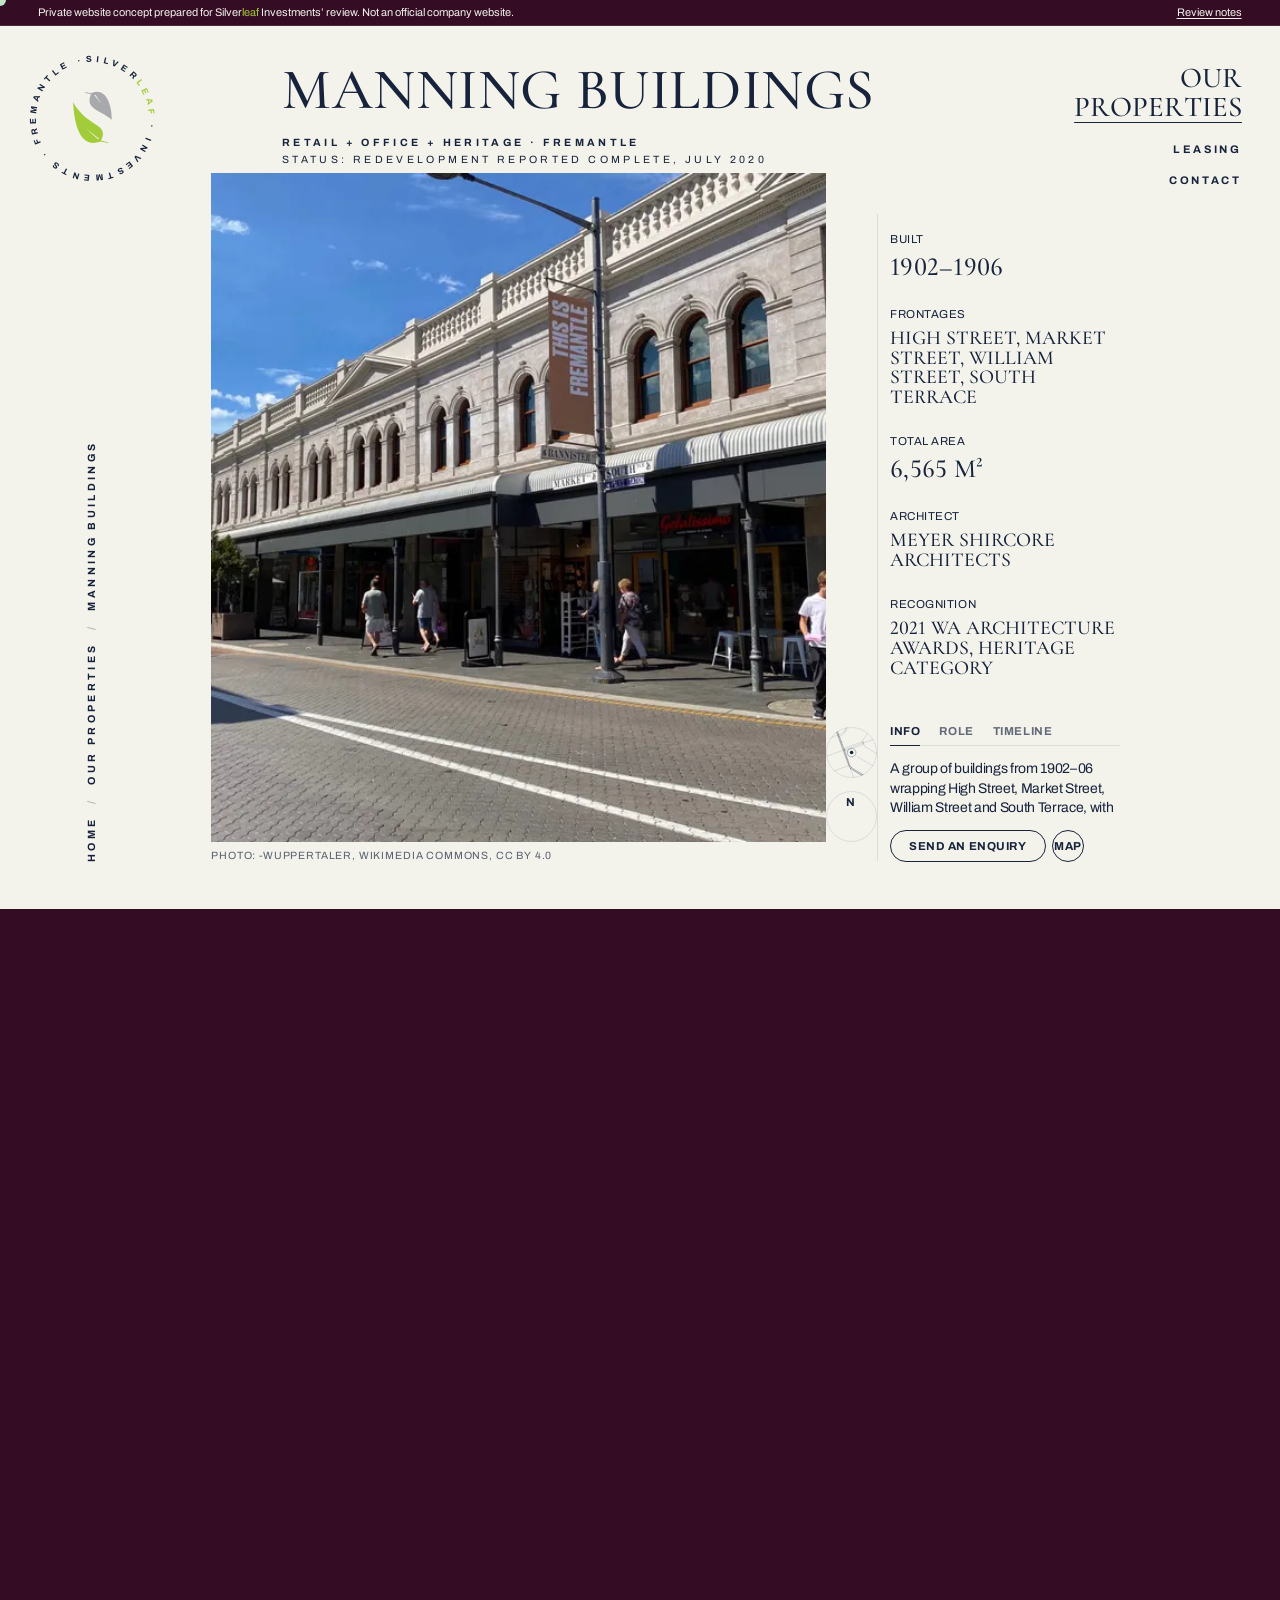
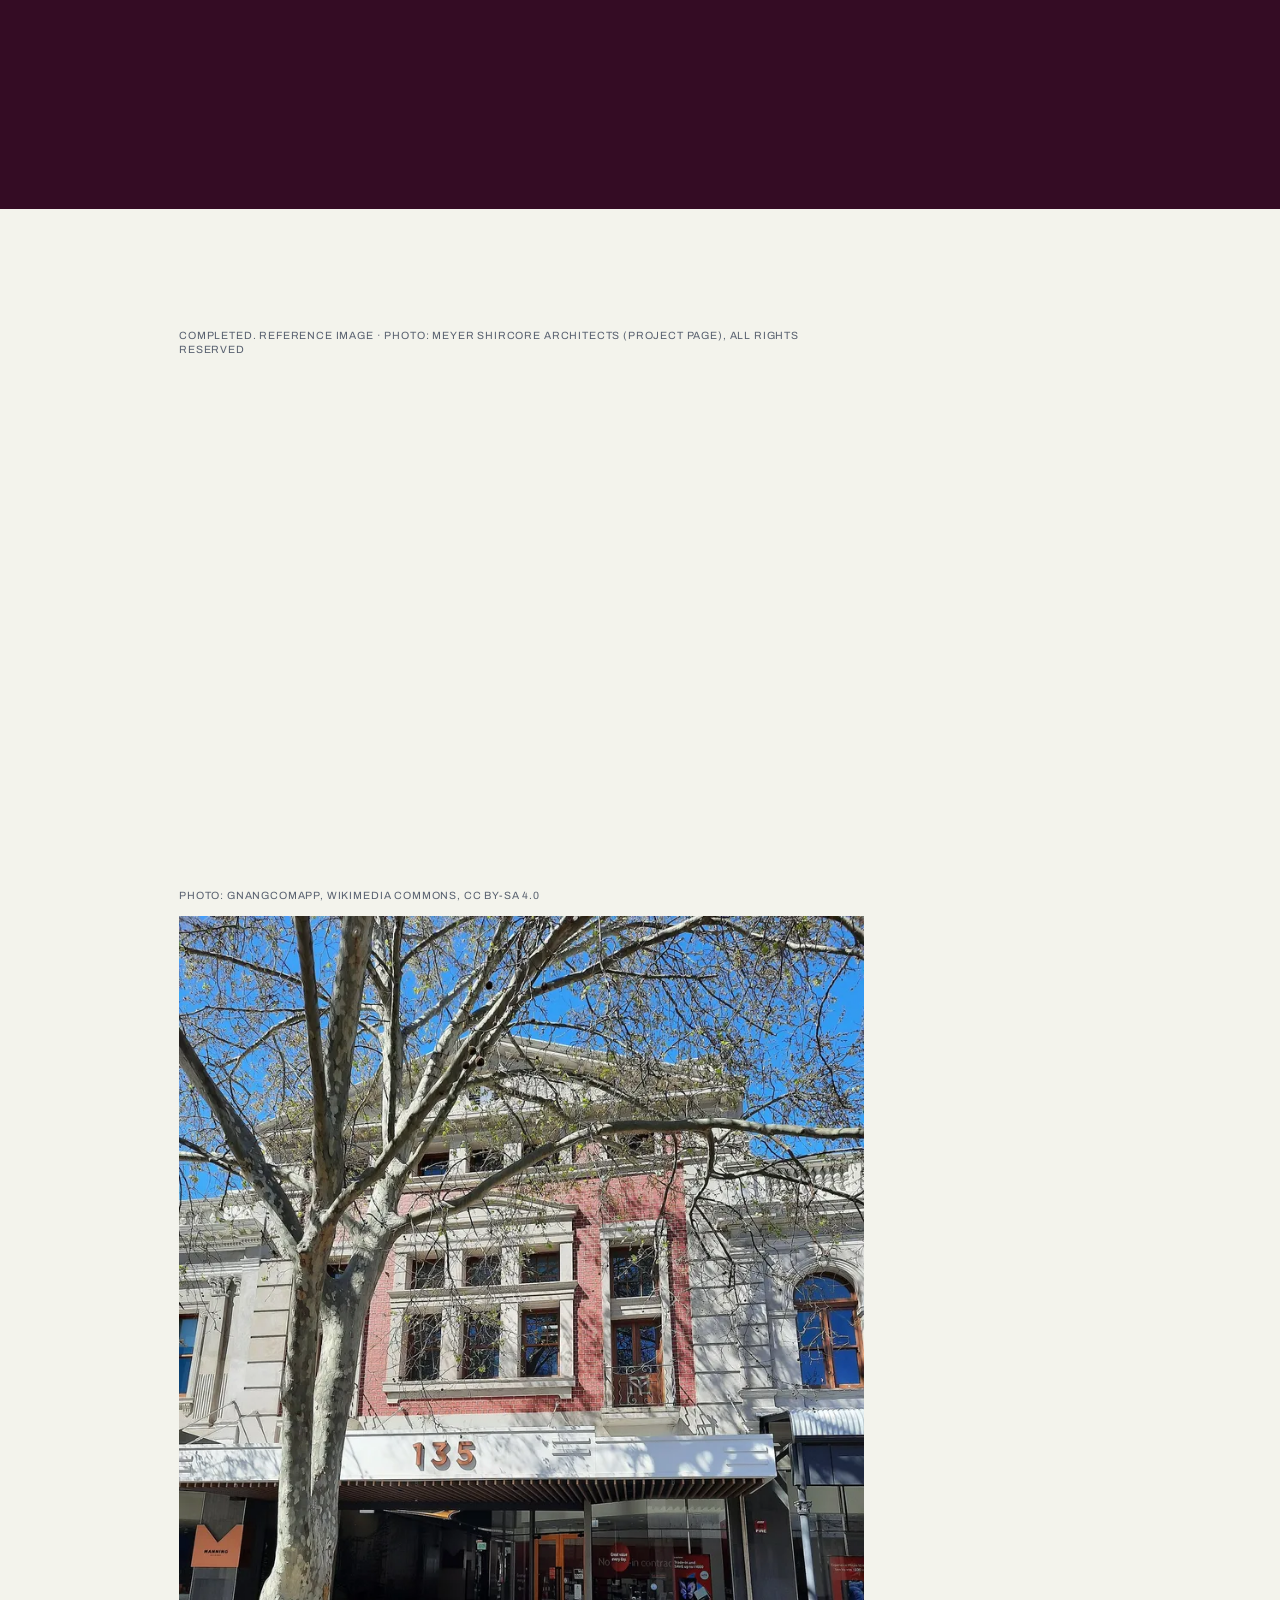
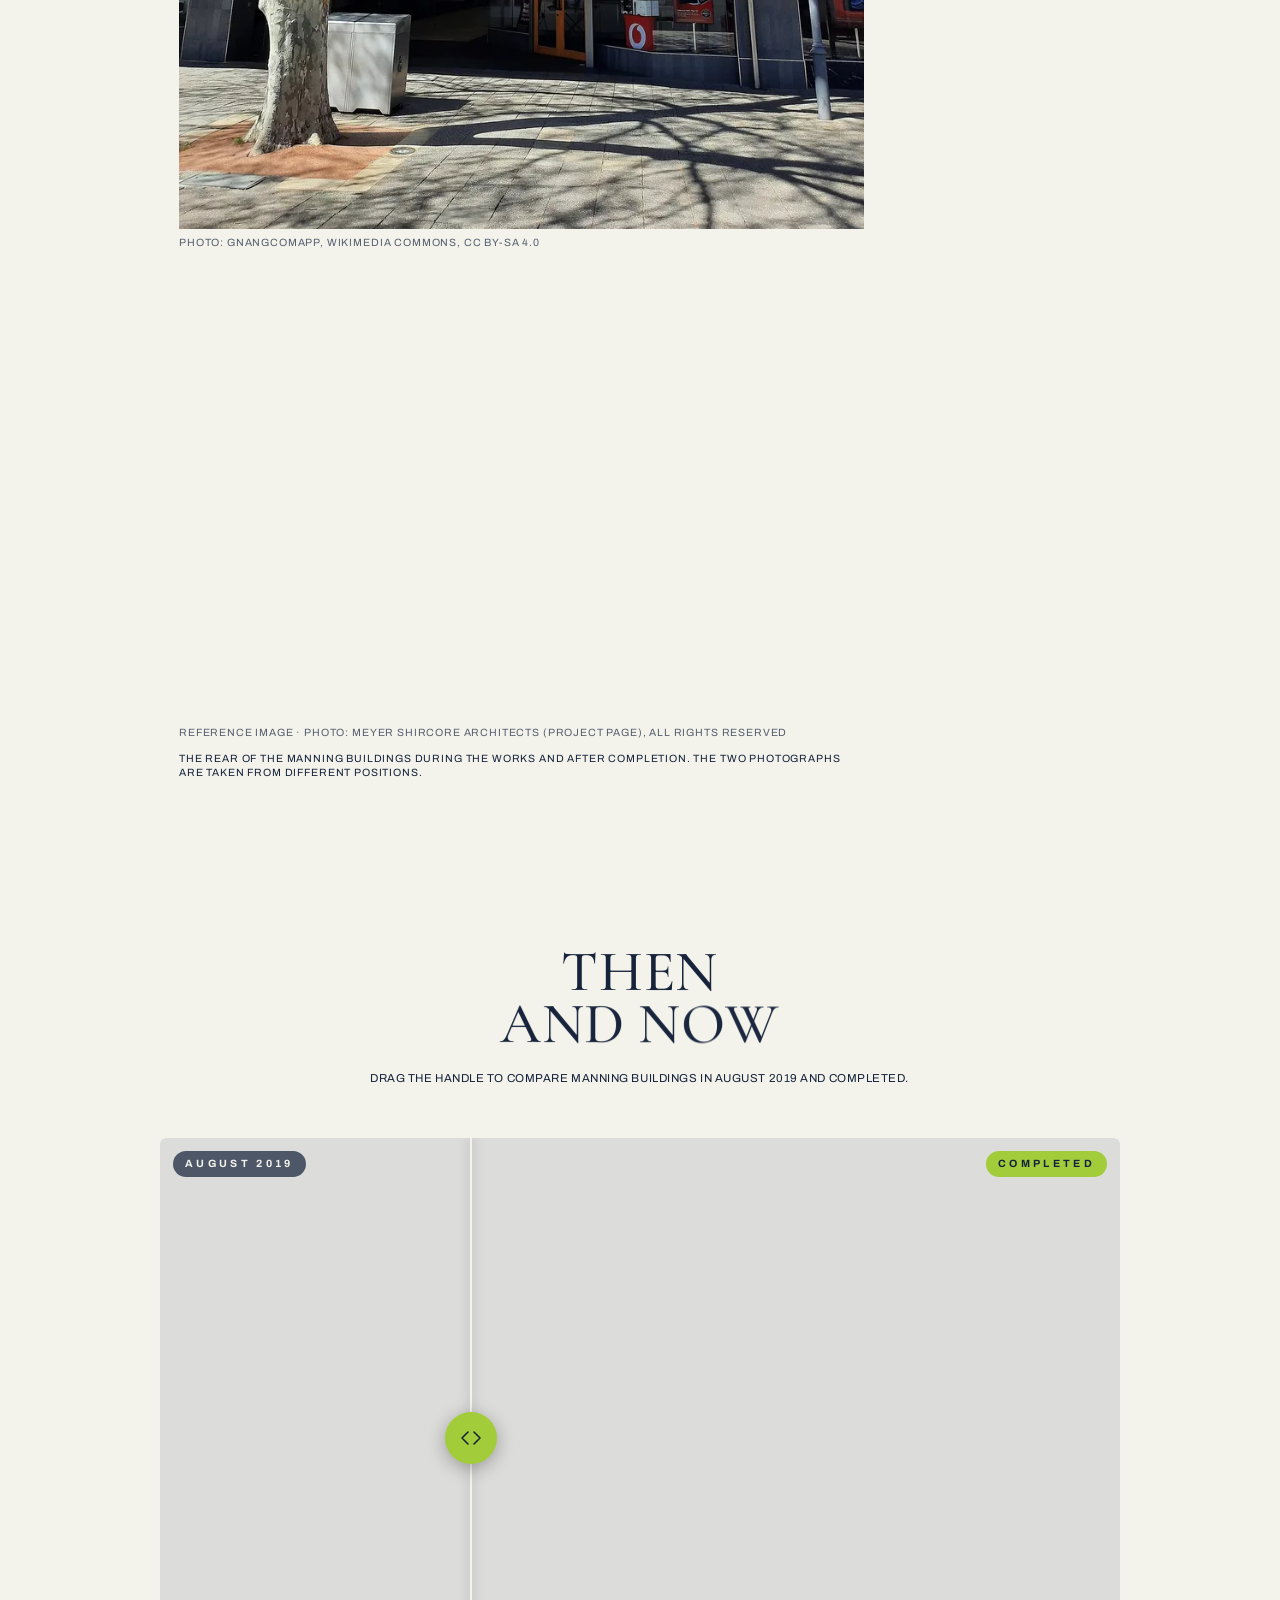
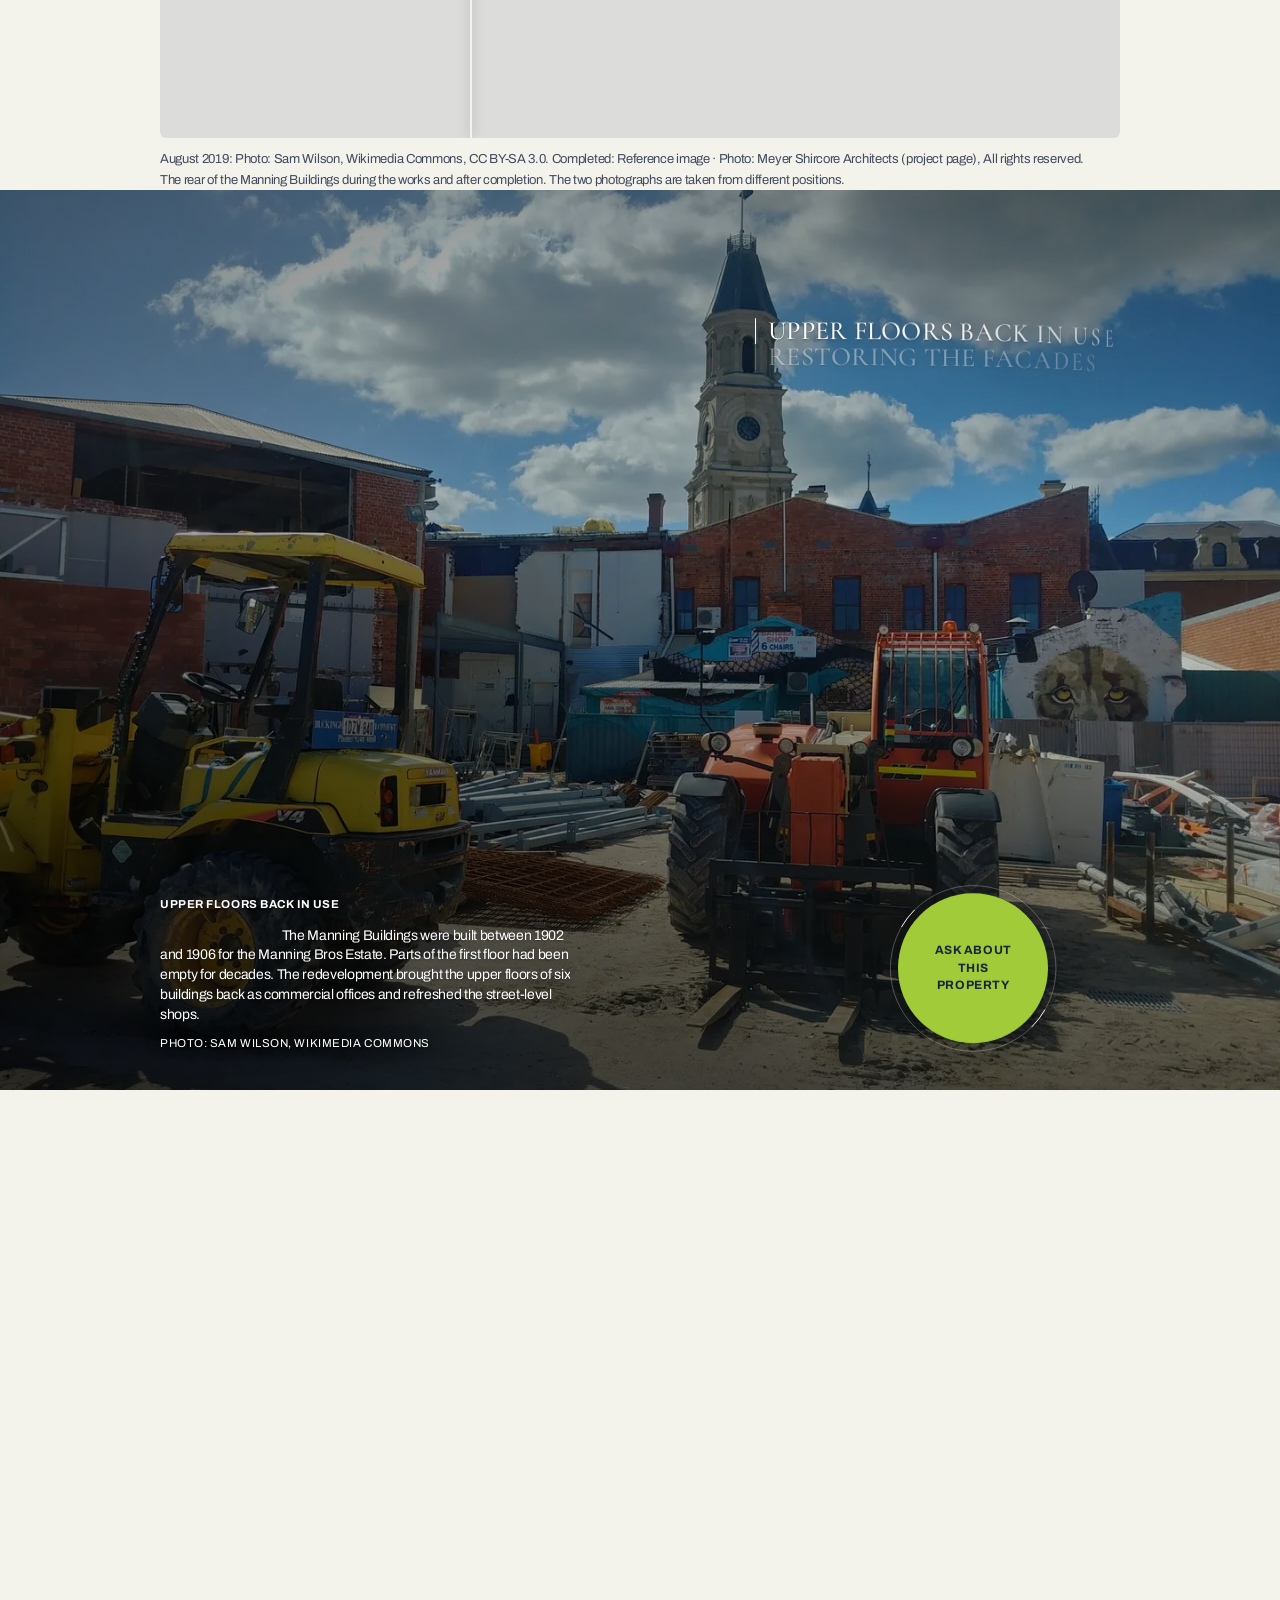
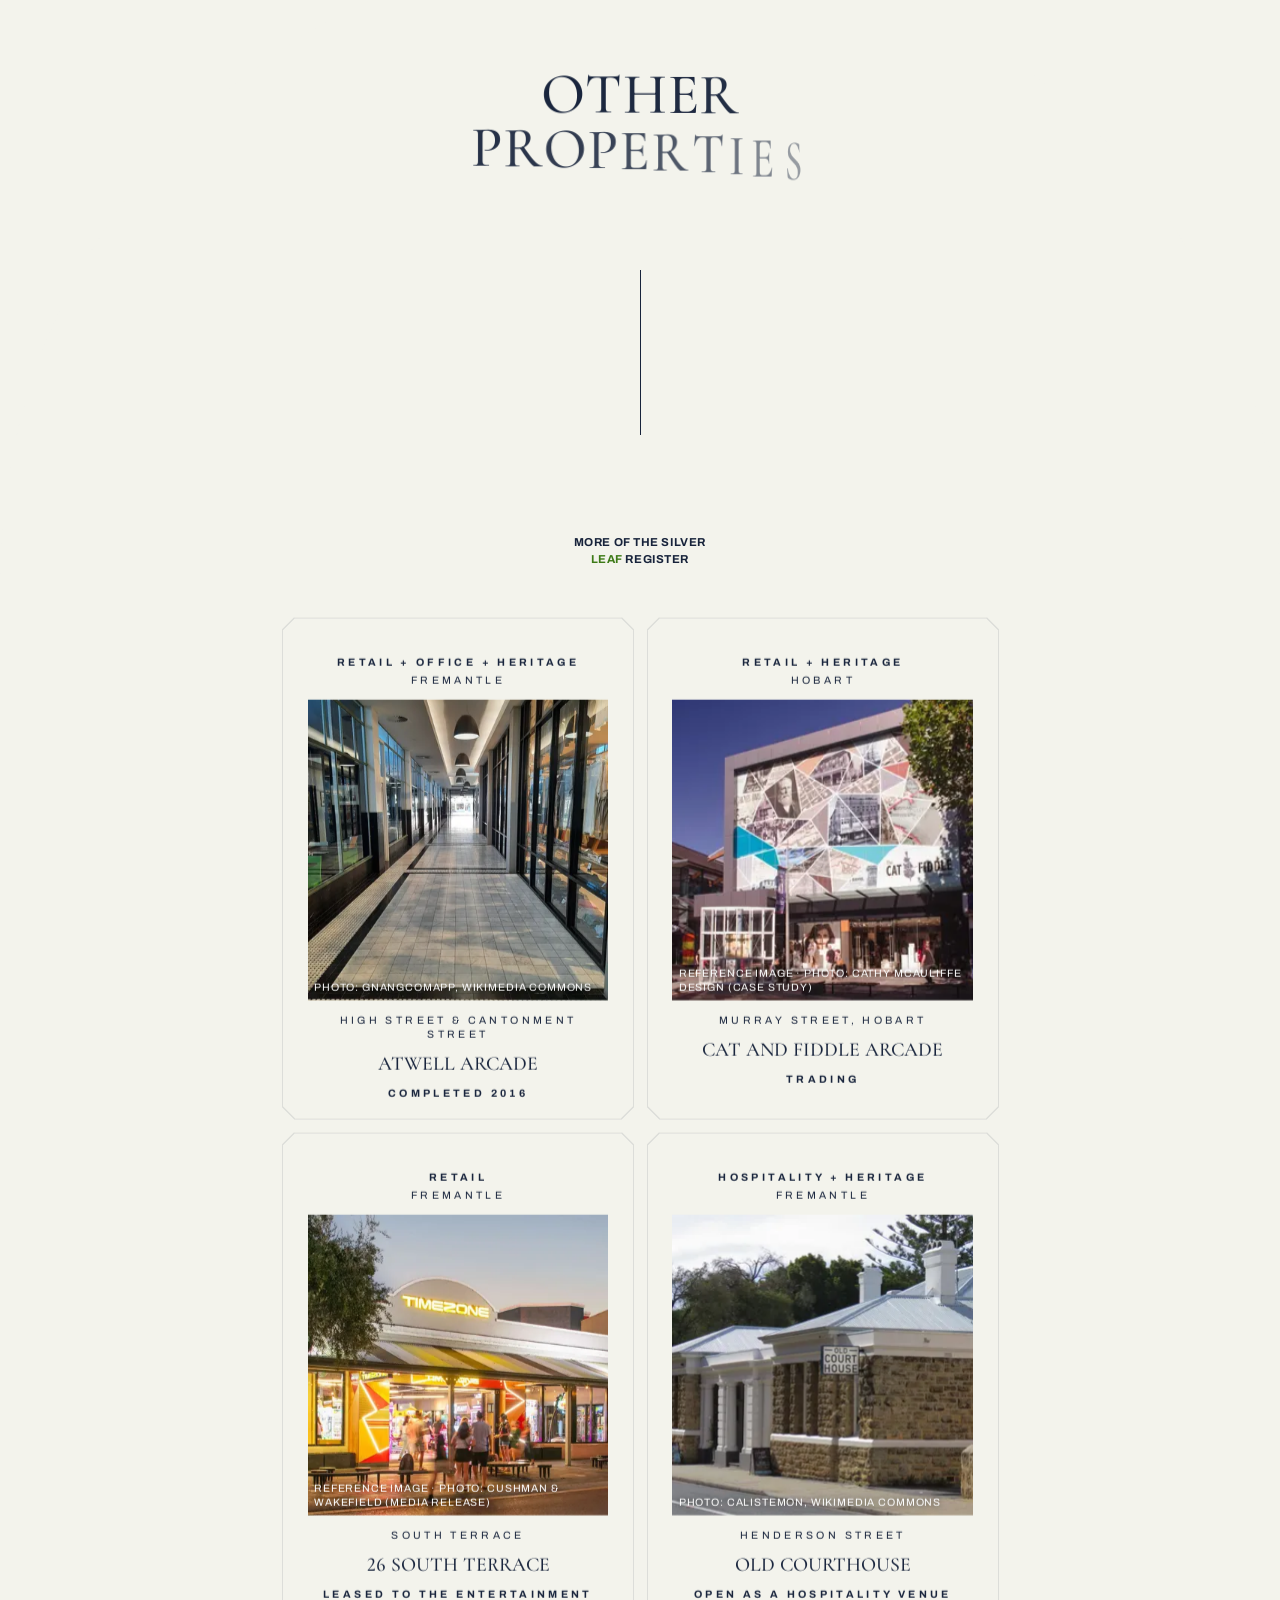
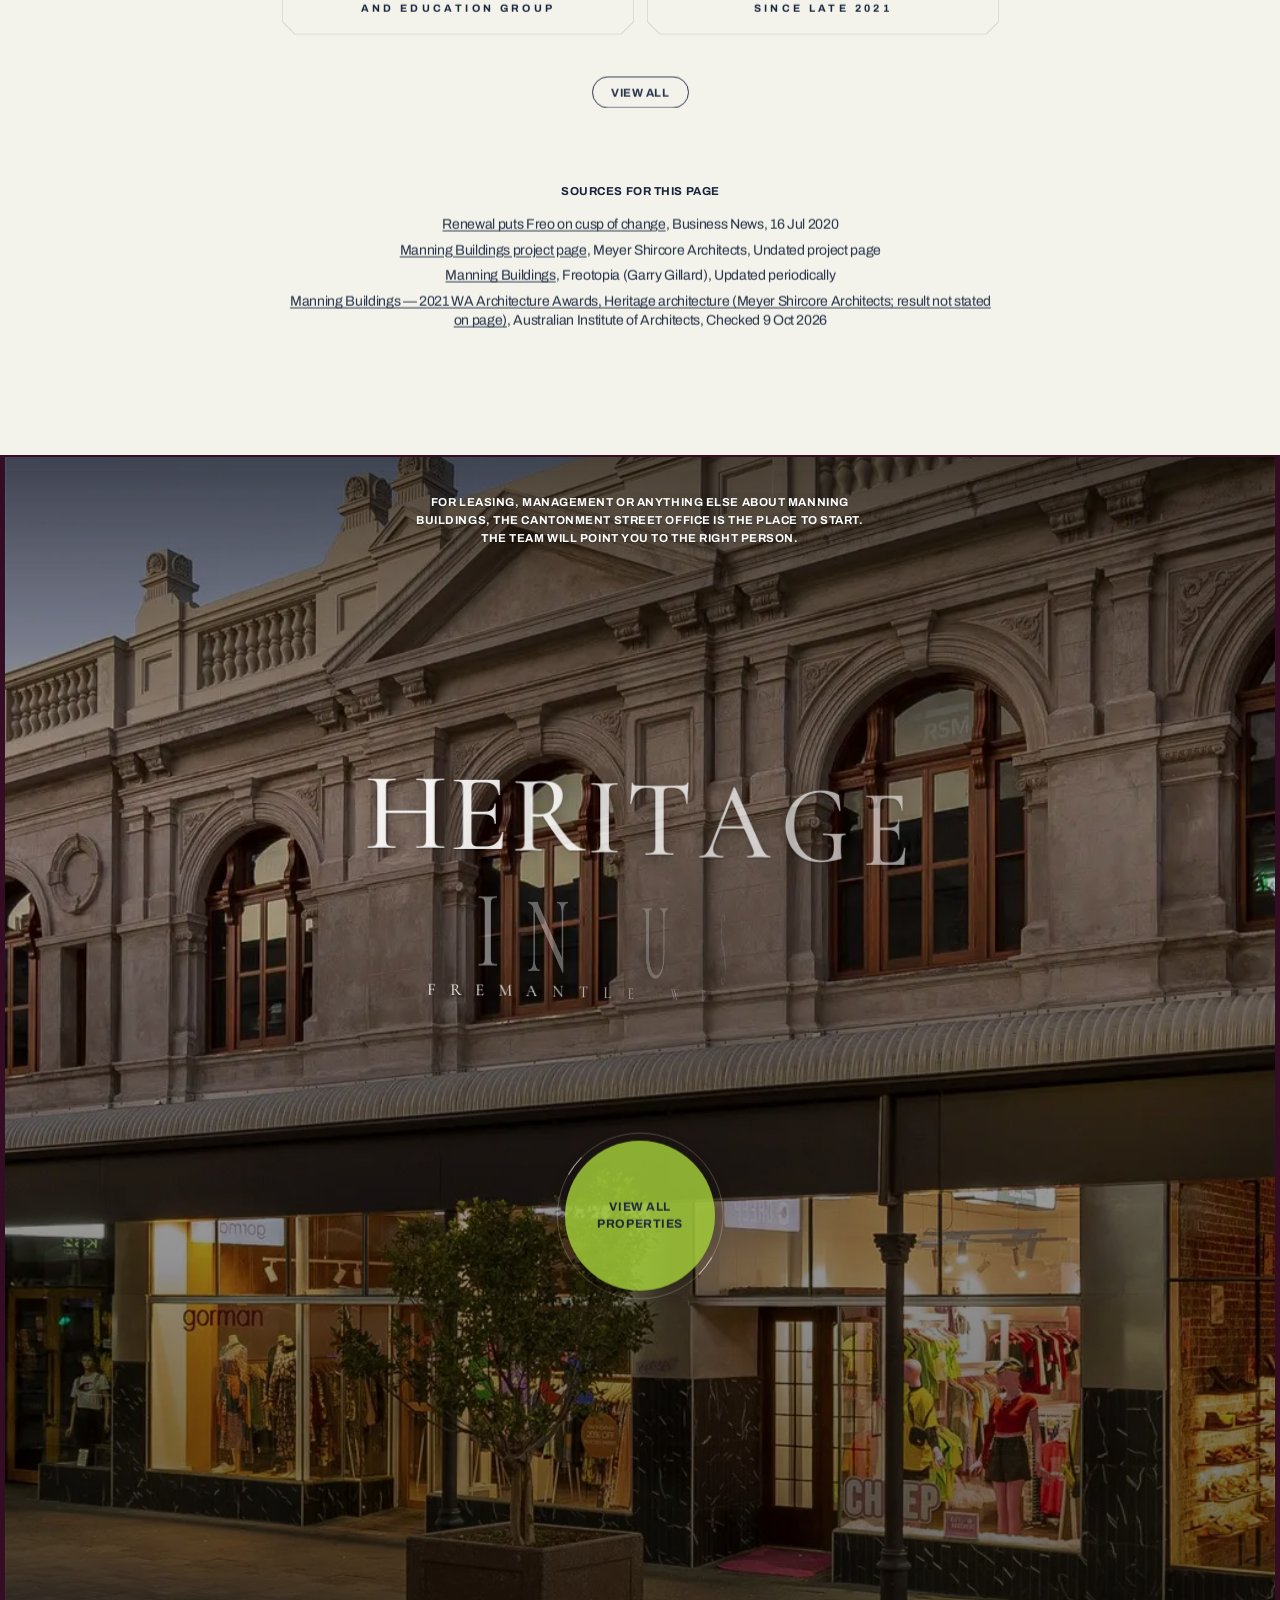
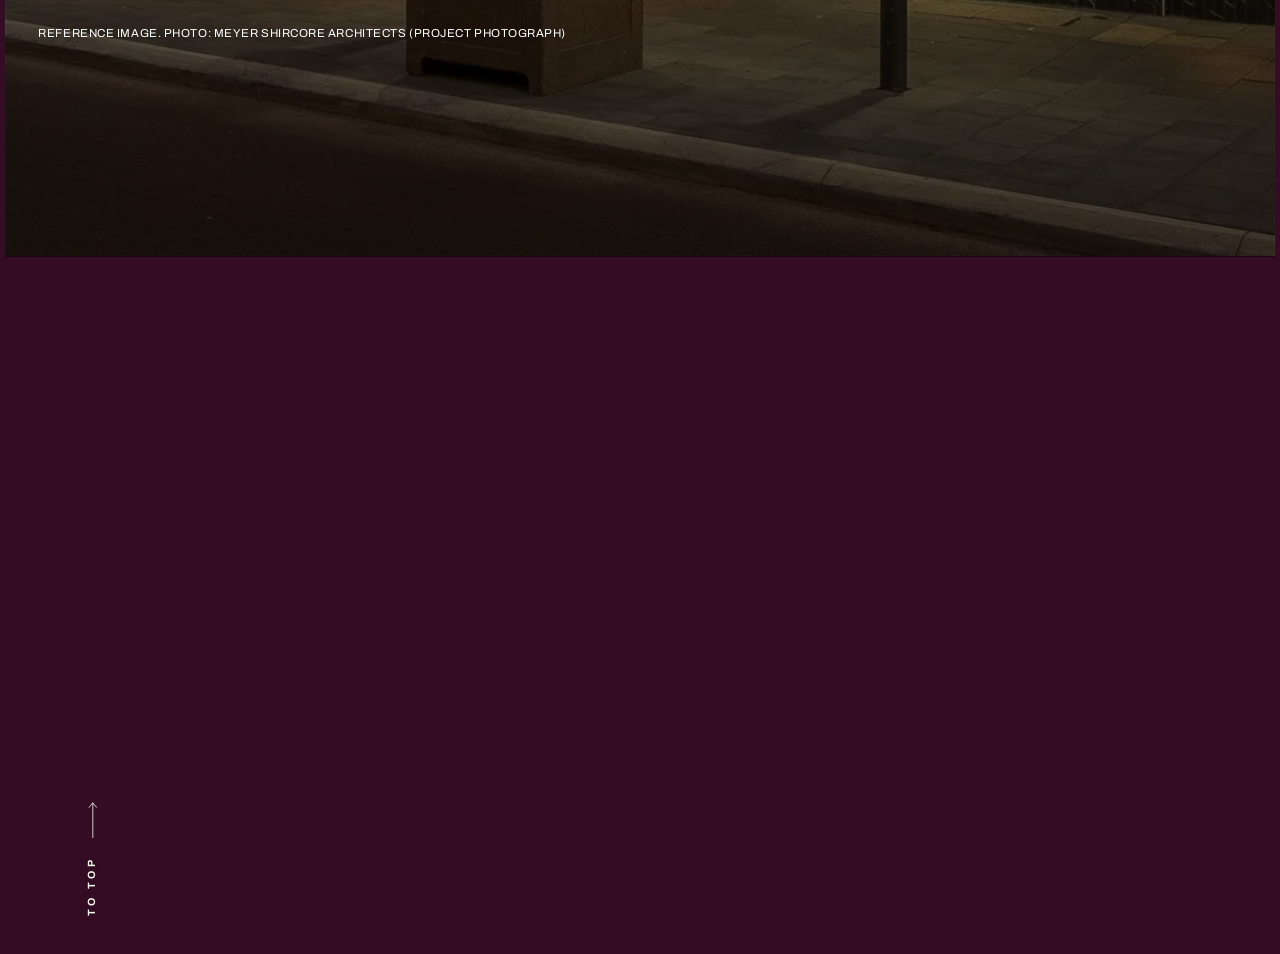
<file: portfolio/manning-buildings/index.html>
<!DOCTYPE html><html lang="en-AU" class="no-js"><head><meta charset="utf-8"><meta name="viewport" content="width=device-width, initial-scale=1"><title>Manning Buildings (concept)</title><meta name="description" content="Manning Buildings, 135 High Street, Fremantle WA 6160. A group of buildings from 1902–06 wrapping High Street, Market Street, William Street and South Terrace, with restored facades, offices upstairs and a new arcade to Paddy Troy Lane."><meta name="robots" content="noindex, nofollow, noarchive, nosnippet, noimageindex"><meta name="googlebot" content="noindex, nofollow"><meta property="og:type" content="website"><meta property="og:site_name" content="Silverleaf Investments"><meta property="og:locale" content="en_AU"><meta property="og:title" content="Manning Buildings"><meta property="og:description" content="Manning Buildings, 135 High Street, Fremantle WA 6160. A group of buildings from 1902–06 wrapping High Street, Market Street, William Street and South Terrace, with restored facades, offices upstairs and a new arcade to Paddy Troy Lane."><meta name="twitter:card" content="summary_large_image"><meta name="referrer" content="strict-origin-when-cross-origin"><meta name="theme-color" content="#340c24"><link rel="icon" href="../../favicon.svg" type="image/svg+xml"><link rel="preload" href="../../assets/cormorant-garamond-latin-wght-normal.CUoBjw-S.woff2" as="font" type="font/woff2" crossorigin><link rel="preload" href="../../assets/mrs-saint-delafield-latin-400-normal.DistX2Vi.woff2" as="font" type="font/woff2" crossorigin><link rel="preload" href="../../assets/archivo-latin-wdth-normal.DY7AcnAa.woff2" as="font" type="font/woff2" crossorigin><script>
      (function () {
        var r = document.documentElement;
        r.classList.remove('no-js');
        if ('scrollRestoration' in history) history.scrollRestoration = 'manual';
        var reduce = window.matchMedia('(prefers-reduced-motion: reduce)').matches;
        if (!reduce) r.classList.add('motion');
        // Arriving through the page-change wipe: start covered, and the stylesheet lifts the panel away.
        try {
          if (!reduce && sessionStorage.getItem('sl-wipe')) {
            sessionStorage.removeItem('sl-wipe');
            r.classList.add('wipe-in');
          }
        } catch (e) {
          /* storage unavailable: no arrival wipe */
        }
        r.style.setProperty('--svh', window.innerHeight + 'px');
        // Failsafe: if the motion script never runs, show everything.
        setTimeout(function () {
          if (!r.classList.contains('motion-ready')) r.classList.remove('motion');
        }, 4000);
      })();
    </script><link rel="stylesheet" href="../../assets/EraLayout.7Xu97_WC.css"><style>.amen-area{height:calc(var(--vh) * 2.5 + 50rem);position:relative}.amen-screen{position:sticky;top:0}.amen-s{height:var(--vh);position:relative}.amen-cms{height:100%;position:relative}.amen-item{height:100%;display:none;position:absolute;inset:0}.amen-item:first-child{display:block;position:relative}.amen-slide{z-index:0;flex-direction:column;justify-content:flex-end;height:100%;display:flex;position:relative}.amen-slide__b{z-index:1;position:relative}.amen-slide__label{grid-area:1/2/2/6}.amen-slide__desc{grid-area:2/2/3/6}.amen-item--text .amen-slide__img:after{content:"";z-index:1;pointer-events:none;background:linear-gradient(to top right,#0009,#0000 65%);position:absolute;inset:0}.amen-para+.amen-para{margin-top:var(--s12)}.amen-para{max-width:52ch}.amen-credit{margin-top:var(--s16)}.amen-slide__img{z-index:0;top:0;bottom:0;left:calc(var(--off) * -1);right:calc(var(--off) * -1);position:absolute}.amen-tabs-w{z-index:1;left:0;right:0;top:var(--s160);position:absolute}.amen-tabs{grid-area:1/7/2/10;position:relative}.amen-tabs__list{flex-direction:column;align-items:flex-start;display:flex}.amen-tab{text-align:left;opacity:.4;transition:opacity var(--dur-s) var(--e-out)}.amen-tab:hover,.amen-tab.is-active{opacity:1}.amen-tabs__line{top:0;bottom:0;left:calc(var(--s16) * -1);background:var(--line);width:1.25px;position:absolute}.amen-tabs__hilight{width:100%;height:calc(40 * var(--u));background:var(--fg);border-radius:2px}.amen-btn-w{z-index:2;left:0;right:0;bottom:var(--s48);pointer-events:none;position:absolute}.amen-btn{pointer-events:auto;grid-area:1/8/2/10}.amen-themes{inset:0 0 var(--vh) 0}.amen-themes__light{height:35rem}@media (width<=991px){.amen-slide__label{grid-area:1/2/2/5}.amen-slide__desc{grid-area:2/1/3/5}.amen-tabs-w{top:var(--s272)}.amen-tabs{grid-area:1/2/2/5}}
.btn-list{gap:var(--s8);flex-wrap:wrap;display:flex}.btn-list.center{justify-content:center}.btn{height:calc(40 * var(--u));padding:var(--s12) var(--s24);border-radius:calc(40 * var(--u));color:var(--fg);white-space:nowrap;pointer-events:auto;justify-content:center;align-items:center;display:inline-flex;position:relative}.btn--circle{width:calc(40 * var(--u));padding:0 var(--s12)}.btn__label{z-index:1;transition:color var(--dur-m) var(--e-out);position:relative;overflow:clip}.btn__bg{z-index:0;border:1px solid var(--fg);border-radius:inherit;position:absolute;inset:0;overflow:clip}.btn__fill{background:var(--fg);height:100%;transition:transform var(--dur-m) var(--e-out), border-radius var(--dur-m) var(--e-out);border-radius:50% 50% 0 0;position:absolute;top:0;left:0;right:0;transform:translateY(101%)}@media (width>=992px){.btn:hover .btn__label{color:var(--bg)}.btn:hover .btn__fill{border-radius:0;transform:translateY(0)}}.btn[disabled]{opacity:.4;cursor:not-allowed}@media (width<=991px){.btn{height:calc(48 * var(--u));padding:var(--s12) var(--s24);border-radius:calc(48 * var(--u))}.btn--circle{width:calc(48 * var(--u))}}
</style><link rel="stylesheet" href="../../assets/_slug_.BKOkgd3a.css"><style>.decor i{display:block;position:absolute}.decor .dt,.decor .db{left:var(--dc);right:var(--dc);background:currentColor;height:1px}.decor .dt{top:0}.decor .db{bottom:0}.decor .dl,.decor .dr{top:var(--dc);bottom:var(--dc);background:currentColor;width:1px}.decor .dl{left:0}.decor .dr{right:0}.decor .dc{width:var(--dc);height:var(--dc)}.decor .tl{background:linear-gradient(to bottom right,#0000 calc(50% - .6px),currentColor calc(50% - .6px) calc(50% + .6px),#0000 calc(50% + .6px));top:0;left:0}.decor .br{background:linear-gradient(to bottom right,#0000 calc(50% - .6px),currentColor calc(50% - .6px) calc(50% + .6px),#0000 calc(50% + .6px));bottom:0;right:0}.decor .tr{background:linear-gradient(to bottom left,#0000 calc(50% - .6px),currentColor calc(50% - .6px) calc(50% + .6px),#0000 calc(50% + .6px));top:0;right:0}.decor .bl{background:linear-gradient(to bottom left,#0000 calc(50% - .6px),currentColor calc(50% - .6px) calc(50% + .6px),#0000 calc(50% + .6px));bottom:0;left:0}
.pcard-item{min-width:0}.pcard{aspect-ratio:392/544;width:100%;height:100%;padding:var(--s48) var(--s32) var(--s24);color:var(--fg);display:block;position:relative}.pcard__c{z-index:3;position:relative}.pcard__img{aspect-ratio:1;position:relative;overflow:clip}.pcard__img picture,.pcard__img .img{width:100%;height:100%;display:block}.pcard__img .img{object-fit:cover;transition:transform var(--dur-l) var(--e-out)}.pcard__credit{left:var(--s8);right:var(--s8);bottom:var(--s8);color:var(--white);letter-spacing:.08em;text-shadow:0 0 6px #0009;position:absolute}.pcard__name{text-wrap:balance}.pcard__decor{z-index:1;pointer-events:none;color:var(--line);position:absolute;inset:0}.pcard__decor .decor{position:absolute;inset:0}.pcard__shadow{z-index:0;border-radius:var(--s32);pointer-events:none;opacity:0;box-shadow:0 calc(24 * var(--u)) calc(64 * var(--u)) #17233b1f;transition:opacity var(--dur-m) var(--e-out);position:absolute;inset:0}@media (width>=992px){.pcard.is-link:hover .pcard__shadow{opacity:1}.pcard.is-link:hover .pcard__img .img{transform:scale(1.04)}}.pcard.is-link:focus-visible{outline-offset:-4px}@media (width<=991px){.pcard{aspect-ratio:auto;padding:var(--s48) var(--s24) var(--s32)}.pcard__shadow{display:none}}
.logo-lockup{width:100%;height:auto;display:block;overflow:visible}.cta-w{position:relative}.cta-s{z-index:1;aspect-ratio:144/168;pointer-events:none;position:relative}.cta-desc{pointer-events:auto;grid-area:1/4/2/8}.cta-sec .lf{text-shadow:0 0 10px #0000008c}.cta-sec .grad.top{background-image:linear-gradient(#0000009e,#00000040 60%,#0000)}.cta-title{pointer-events:auto;grid-area:1/3/2/9}.cta-btn{flex-direction:column;align-items:center;display:flex}.img-p{object-fit:cover;flex:none;width:100%;height:140%}.cta-credit{z-index:2;left:var(--off);bottom:calc(var(--off) + var(--cell-v) * 2 + var(--gap) + var(--s16));position:absolute}.ftr-w{margin-top:calc((var(--off) + var(--cell-v) * 2 + var(--gap)) * -1);position:relative}.ftr-top{z-index:1200;left:0;top:calc(100% - var(--off));height:var(--cell-h);transform-origin:0 0;align-items:center;gap:var(--s24);color:var(--fg);position:absolute;transform:rotate(-90deg)}.ftr-top .sdown__arrow{transform:none}.ftr-s{z-index:1;height:var(--vh);flex-direction:column;justify-content:space-between;display:flex;position:relative}.ftr-s__t{flex:1}.ftr-s__b{flex-direction:column;flex:1;justify-content:flex-end;display:flex}.ftr-contact{flex-direction:column;grid-area:1/3/2/9;align-items:center;display:flex}.ftr-logo{width:calc(150 * var(--u));color:var(--fg)}.ftr-phone{color:var(--fg);white-space:nowrap}.ftr-address{padding:0 var(--s48);text-align:center;flex-direction:column;grid-area:2/5/3/7;align-items:center;display:flex}.ftr-info{flex-direction:column;grid-area:1/3/2/6;justify-content:flex-end;display:flex}.ftr-credits{flex-direction:column;grid-area:1/6/2/9;justify-content:flex-end;align-items:flex-end;display:flex}.ftr-bg{z-index:-1;bottom:100%;left:calc(var(--off) * -1);right:calc(var(--off) * -1);height:calc(var(--vh) * 2);background:var(--bg);position:absolute}@media (width<=991px){.cta-s{aspect-ratio:2/6}.cta-desc,.cta-title,.ftr-contact{grid-area:1/1/2/5}.ftr-address{margin:0 calc(var(--gap) * -1);grid-area:2/2/3/4;padding:0}.ftr-info{grid-area:1/1/2/3}.ftr-credits{grid-area:1/3/2/5}}
</style></head><body class="on-light"><a class="skip" href="#main">Skip to content</a><aside class="notice" aria-label="Concept notice"><span>Private website concept prepared for Silver<span class="lf">leaf</span> Investments’ review. Not an official company website.</span><a href="../../review-notes/index.html">Review notes</a></aside><header class="hdr"><a class="hdr-logo on-light" data-theme href="../../" aria-label="Silverleaf Investments, home"><span class="symbol hdr-logo__sym"><svg class="logo-mark leaf-mark" viewBox="31.42 0.2 40 40" aria-hidden="true"><path fill="var(--logo-grey, #A7A9AC)" fill-rule="evenodd" d="M50.718 1.905 C44.854 14.170 57.644 14.059 66.083 22.031 C66.268 8.605 60.378 -2.847 50.718 1.905Z M52.982 3.493 L53.197 3.773 L53.413 4.052 L53.632 4.330 L53.851 4.607 L54.072 4.882 L54.294 5.156 L54.518 5.429 L54.743 5.700 L54.970 5.970 L55.198 6.239 L55.427 6.507 L55.658 6.773 L55.890 7.037 L56.123 7.301 L56.358 7.563 L56.594 7.824 L56.831 8.084 L57.070 8.342 L57.310 8.599 L57.552 8.854 L57.795 9.109 L58.039 9.362 L58.285 9.613 L58.315 9.587 L58.096 9.312 L57.878 9.036 L57.662 8.759 L57.448 8.482 L57.236 8.203 L57.025 7.923 L56.815 7.642 L56.607 7.360 L56.401 7.077 L56.196 6.793 L55.993 6.508 L55.792 6.222 L55.592 5.935 L55.394 5.648 L55.197 5.359 L55.002 5.069 L54.809 4.778 L54.617 4.486 L54.427 4.193 L54.238 3.899 L54.051 3.604 L53.866 3.308 L53.681 3.010Z"></path><path fill="var(--logo-grey, #A7A9AC)" d="M53.302 1.922 L52.980 1.925 L52.662 1.924 L52.344 1.919 L52.027 1.910 L51.710 1.897 L51.394 1.880 L51.077 1.858 L50.762 1.833 L50.447 1.804 L50.132 1.770 L49.817 1.733 L49.503 1.691 L49.190 1.645 L48.876 1.595 L48.564 1.541 L48.251 1.483 L47.939 1.421 L47.628 1.355 L47.317 1.285 L47.006 1.210 L46.696 1.132 L46.386 1.049 L46.075 0.961 L45.925 1.439 L46.233 1.546 L46.544 1.649 L46.856 1.748 L47.168 1.844 L47.482 1.935 L47.796 2.022 L48.112 2.105 L48.428 2.184 L48.745 2.259 L49.064 2.329 L49.383 2.396 L49.703 2.458 L50.024 2.517 L50.346 2.571 L50.669 2.621 L50.993 2.667 L51.317 2.709 L51.643 2.746 L51.970 2.780 L52.297 2.809 L52.625 2.834 L52.955 2.855 L53.282 2.872Z"></path><path fill="var(--leaf, #A2CC3A)" fill-rule="evenodd" d="M57.532 38.500 C64.951 23.866 48.748 29.249 36.760 8.724 C37.833 27.298 42.806 44.085 57.532 38.500Z M56.430 36.212 L56.016 35.909 L55.604 35.606 L55.193 35.301 L54.784 34.995 L54.375 34.687 L53.968 34.377 L53.561 34.067 L53.156 33.754 L52.752 33.440 L52.349 33.125 L51.947 32.808 L51.547 32.489 L51.147 32.169 L50.749 31.848 L50.351 31.525 L49.955 31.200 L49.560 30.874 L49.166 30.546 L48.773 30.217 L48.382 29.887 L47.991 29.554 L47.602 29.221 L47.214 28.885 L47.186 28.915 L47.551 29.276 L47.917 29.636 L48.284 29.994 L48.652 30.352 L49.022 30.707 L49.393 31.062 L49.766 31.415 L50.140 31.767 L50.515 32.117 L50.891 32.466 L51.269 32.814 L51.648 33.160 L52.028 33.505 L52.410 33.849 L52.793 34.191 L53.178 34.532 L53.563 34.872 L53.950 35.210 L54.339 35.547 L54.728 35.882 L55.119 36.216 L55.512 36.549 L55.905 36.880Z"></path><path fill="var(--leaf, #A2CC3A)" d="M56.141 37.900 L56.449 38.012 L56.760 38.121 L57.073 38.226 L57.386 38.327 L57.700 38.423 L58.014 38.516 L58.330 38.604 L58.646 38.688 L58.963 38.768 L59.280 38.843 L59.599 38.915 L59.918 38.982 L60.238 39.045 L60.559 39.104 L60.880 39.159 L61.202 39.210 L61.525 39.256 L61.849 39.299 L62.173 39.337 L62.498 39.371 L62.824 39.401 L63.150 39.427 L63.476 39.449 L63.524 38.951 L63.204 38.910 L62.886 38.866 L62.569 38.817 L62.254 38.764 L61.940 38.708 L61.627 38.647 L61.316 38.583 L61.006 38.515 L60.696 38.442 L60.389 38.366 L60.082 38.286 L59.776 38.202 L59.472 38.114 L59.169 38.022 L58.867 37.926 L58.567 37.826 L58.267 37.722 L57.969 37.615 L57.672 37.503 L57.376 37.388 L57.081 37.269 L56.788 37.146 L56.493 37.017Z"></path></svg></span><span class="hdr-logo__ring" data-logo-ring aria-hidden="true"><svg viewBox="0 0 120 120"><defs><path id="ring" d="M60,60 m-47,0 a47,47 0 1,1 94,0 a47,47 0 1,1 -94,0"></path></defs><text><textPath href="#ring" startOffset="0" textLength="292">SILVER<tspan class="ring-leaf">LEAF</tspan> · INVESTMENTS · FREMANTLE · </textPath></text></svg></span></a><nav class="hdr-nav on-light" data-theme aria-label="Main"><div class="hdr-nav__list desk-f"><a class="u-link hdr-nav__main h6" href="../../portfolio/index.html" aria-current="page"><span class="u-link__t">Our<br>Properties</span><span class="u-link__line" aria-hidden="true"></span></a><span class="u24" aria-hidden="true"></span><a class="nav-l2 l2" href="../../leasing/index.html"><span class="roll"><span class="roll__t">Leasing</span><span class="roll__t" aria-hidden="true">Leasing</span></span></a><span class="nav-gap" aria-hidden="true"></span><a class="nav-l2 l2" href="../../contact/index.html"><span class="roll"><span class="roll__t">Contact</span><span class="roll__t" aria-hidden="true">Contact</span></span></a></div><button class="hdr-menu-btn mob-f l2" type="button" aria-expanded="false" aria-controls="menu" data-menu-btn><span data-menu-label>Menu</span><span class="hdr-menu-btn__ico" aria-hidden="true"><i></i><i></i></span></button></nav></header><nav class="crumbs desk-f on-light" data-theme aria-label="Breadcrumb"><a class="l2 roll crumbs__item" href="../../"><span class="roll__t">Home</span><span class="roll__t" aria-hidden="true">Home</span></a><span class="l2 crumbs__sep" aria-hidden="true">/</span><a class="l2 roll crumbs__item" href="../../portfolio/index.html"><span class="roll__t">Our properties</span><span class="roll__t" aria-hidden="true">Our properties</span></a><span class="l2 crumbs__sep" aria-hidden="true">/</span><span class="l2 crumbs__item is-active" aria-current="page">Manning Buildings</span></nav><div class="menu on-color" id="menu" data-menu hidden><nav class="menu__list" aria-label="Menu"><a class="h3" href="../../">Home</a><a class="h3" href="../../portfolio/index.html">Our properties</a><a class="h3" href="../../about/index.html">About</a><a class="h3" href="../../leasing/index.html">Leasing</a><a class="h3" href="../../contact/index.html">Contact</a></nav><p class="l1 menu__foot">Level 2, 25 Cantonment Street, Fremantle WA 6160<br><a href="tel:+61893355492">08 9335 5492</a></p></div><div class="tips" data-tips aria-hidden="true"></div><main id="main" tabindex="-1"><section class="section clip on-light lot-sec" data-bg="light" aria-labelledby="lot-title"><div class="ctn"><div class="lot-s"><div class="lot-info"><div class="grid lot-info__g"><div class="lot-info__c"><div class="lot-head"><div class="u48"></div><div class="u96 mob"></div><div class="lot-head__num"><h1 id="lot-title" class="h3" data-r="h">Manning Buildings</h1><div class="minimap mob-f lot-head__map"><figure class="minimap__map"><svg viewBox="126.19999999999999 298.9 260 260" role="img" aria-label="Position of Manning Buildings in central Fremantle"><g aria-hidden="true"><path d="M446.7 137.5L442.4 143.4L413.1 194.6L405.8 207.9L403.2 212.4L381.5 251.7L378.7 257.3L375.9 260" class="mm-st mm-minor"></path><path d="M914.7 159.1L902.8 163.3L877.1 172.4L865.8 176.6L841.7 185.5L806 198.5L777.2 209.2L746.2 220.1L736.1 223.6" class="mm-st mm-major"></path><path d="M643.8 137.5L649.1 135L651.7 133.5L656.6 131.6L721.9 106.9L815.1 72.2L881.8 46.5" class="mm-st mm-minor"></path><path d="M567.7 534.6L566.1 537.8L562.6 540.7L558.5 541.6L554.2 540.7L550.7 537.8L548.9 533.1L549.7 528.1L552.1 524.8L556.4 522.7L560.6 522.7L563.5 523.9L566.3 526.4L567.9 530L567.7 534.6" class="mm-st mm-major"></path><path d="M306.2 835.6L334.9 809.6L382.5 769.3L459 706.2L488.4 681.8L491.9 678.8L492.8 678" class="mm-st mm-major"></path><path d="M287 202.2L290.3 197.1L356.6 81.5L359 77.1L367.6 61.1L378.6 41.8L385.7 33.5" class="mm-st mm-minor"></path><path d="M439.8 125.9L440.7 124.5L442.2 123.3L443.6 122.5L445.4 122L447 122L449.3 122.4L451.3 123.6L452.8 125.2L453.8 126.9L454.2 128.6L454.3 130.6L453.8 132.5L453 134.1L451.7 135.5L450.1 136.6L448.5 137.2L446.7 137.5L444.2 137.1L441.9 136L440 134.1L439 132L438.7 130L439 127.7L439.8 125.9" class="mm-st mm-minor"></path><path d="M568 -60L572.1 -65.6L574.7 -69.5L580 -76.9L584.1 -82.3L589.7 -86.4" class="mm-st mm-minor"></path><path d="M261.8 839.8L249.6 826.8L234.8 812.1L217.6 797L205.4 786.6L194.1 777L126.6 724.8L114.3 717.3L94.1 709.6L80.7 706L71.7 703.9L63.3 702.6L61.8 702.3L51.6 702.3L41.2 704L28.5 707L-8.9 720.3L-30.1 729" class="mm-st mm-major"></path><path d="M497.7 499.9L500.7 494.9L532.1 440.6L561.6 391.1L563.6 384.7" class="mm-st mm-minor"></path><path d="M252 510.6L247.1 504.5L242.2 494.3L227.1 454.2L217.2 426L216.7 424.5L213.6 416.9L211.3 410.5L193.8 363.2L188.7 348.4L185.9 340.6L181.5 328.6L179.3 322.5L175.3 307.6L160.8 266.4L149.5 236.7L133.1 204.2L129.5 195.3" class="mm-st mm-major"></path><path d="M324.3 554.4L323.2 555.2L319.3 558.2L296.4 578.3L288.8 584.6L282.8 587.4L278.3 588" class="mm-st mm-minor"></path><path d="M397.2 622.7L402.2 607.9L402.6 603.9L402.3 601.3" class="mm-st mm-minor"></path><path d="M452.4 471.5L449.7 476.6L449 477.9L444.3 485.3L443 487.2L434.1 502.7L424.4 519L422.8 519.6L417.3 521.5L408.8 521.5L391.8 512L367 497.4L364.5 495.7L337 480.3L298.2 457.4L288 451.3" class="mm-st mm-minor"></path><path d="M344.3 943.6L352.2 935.5L354.6 933.4L392.2 900.7L444.1 855.5L560.1 759.1L564.8 755.4L567.3 753.3L572.3 749.5" class="mm-st mm-minor"></path><path d="M218.9 414.9L213.6 416.9L211.6 417.6L209.5 418.4L78.3 466L-1.7 496.1L-5.8 497.4L-76.9 523.3L-81 524.7L-85.4 526.4L-156.8 552.5L-161.9 554.3" class="mm-st mm-minor"></path><path d="M-131.7 430.2L-125.8 435L-124.1 436.2L-121.2 438.2L-114.5 443.1L-110.7 447.4L-106.9 454.4L-103.7 463.1L-82.5 520.6L-81 524.7L-79 530.1L-35.1 649.3L-32.8 655.4L-28.5 667.2L-11.2 713.9L-8.9 720.3" class="mm-st mm-minor"></path><path d="M-62 358.8L-59.6 361L-49.4 371.2L-43.4 380.5L-23.8 434.7L-3.4 491L-1.7 496.1L22.6 562.6L44.3 621.8L62.3 671.2L70 691.7L72.1 697.9L71.7 703.9" class="mm-st mm-minor"></path><path d="M270 573L267.3 572.2L263.2 573.2L133.7 620.2" class="mm-st mm-minor"></path><path d="M106.4 544.5L111.5 542.4L123.8 537.9L179.8 517.4L186.1 515.4L196.9 511.4L218.8 503.2L239.5 495.5L241.1 494.7L242.2 494.3" class="mm-st mm-minor"></path><path d="M159.4 691.8L142.7 645.4L133.7 620.2L106.4 544.5L102.7 534.1L80.3 471.7L78.3 466L76.7 460.7L66 432.3L50.8 389.6L25.1 314.6L11.9 281.9L9.9 278L7.3 274.3L6.6 273.7L4.3 271.9" class="mm-st mm-minor"></path><path d="M204.4 135.3L218.1 113.4L223 105.9" class="mm-st mm-major"></path><path d="M203.7 160L210.5 164.6L226.9 175L242.8 183.9L274.2 200.5L279.8 203.5" class="mm-st mm-minor"></path><path d="M164 265.2L160.8 266.4L159.1 267.1L156.4 268.1L29.4 313L25.1 314.6" class="mm-st mm-minor"></path><path d="M185.9 340.6L184.3 341.2L182.6 341.8L117.6 364.5L112.5 366.4L101 370.7L50.8 389.6" class="mm-st mm-minor"></path><path d="M977.4 319L874.9 328.2L812.9 333.8L807.3 333.4L802.9 331.5L795.2 329" class="mm-st mm-minor"></path><path d="M1033.1 604.1L1025.9 605L1021.4 605.5L1016.5 606.1L961.5 611.2L895.4 616.9L867.4 619.4L846 620.6L834.2 621.2L826.3 619.2L818.6 614.5L792.9 595.5L779.8 585.4L769.1 575L764.5 564.7L763.4 561.1L758.5 533.9L751.8 482.3" class="mm-st mm-minor"></path><path d="M462.1 322.5L454.8 320L381.1 275.3L376.2 272.6L370.4 268.3L368.5 265" class="mm-st mm-minor"></path><path d="M945.3 270.7L909.6 283.6L872.4 297.1L846.5 306.5L814 318.1L795.2 329L786.2 330.5L752.1 342.9" class="mm-st mm-minor"></path><path d="M624.5 388.4L598 397.1L589.5 397.7L563.6 384.7" class="mm-st mm-minor"></path><path d="M-28.5 667.2L62.3 671.2" class="mm-st mm-minor"></path><path d="M-32.8 655.4L-44.5 659.4L-107.6 682.6L-112.4 684.5" class="mm-st mm-minor"></path><path d="M-66.9 759.6L-67.8 762.5L-69.5 765L-72 767L-75 768.1L-78.2 768.3L-81.3 767.6L-84 765.9L-86.2 763.4L-87.5 760.4L-87.8 757.1L-87 754L-85.8 751.7L-84.1 749.9L-81.9 748.5L-80.5 747.9L-79.1 747.5L-77.6 747.4L-74.5 747.7L-71.6 749L-69.3 751L-67.6 753.6L-66.8 756.6L-66.9 759.6" class="mm-st mm-major"></path><path d="M-77.6 747.4L-60.9 739.2L-53.3 736.2L-30.1 729" class="mm-st mm-major"></path><path d="M-30.1 729L-51.5 740.4L-57.6 745.2L-60.6 747.5L-66.8 756.6" class="mm-st mm-major"></path><path d="M289 219.1L287.4 219.7L285.8 220L283.9 220L282.2 219.7L281.2 219.3L279.4 218.3L277.9 216.9L277.3 216.1L276.2 214L275.8 211.7L275.8 209.6" class="mm-st mm-minor"></path><path d="M278.3 588L277.4 590.9L275.7 593.5L159.4 691.8L155.5 695.3L134.4 714.4L130.2 719.1L126.6 724.8" class="mm-st mm-minor"></path><path d="M270 573L270.7 569L270.2 563L252.7 520L251.4 516.5L252 510.6" class="mm-st mm-mall"></path><path d="M270 573L273.5 575.6L275.8 579.2L277.6 583.9L278.3 588" class="mm-st mm-minor"></path><path d="M376.2 272.6L369 275.7L365.3 278.4L332.8 336.9L332.5 337.5L324.7 352.2L323.7 353.2L321.3 354.8L320.5 355.7L319.7 356.5L316.1 362.9L314.4 366.6L313.8 368.7L313.4 371.3L313.6 374L315.6 379.8" class="mm-st mm-minor"></path><path d="M562.4 285L559.5 276.8L527.1 184.2L527.2 175.1" class="mm-st mm-minor"></path><path d="M385.7 33.5L353.2 14.7L301.9 -14.9L294.7 -19.1" class="mm-st mm-minor"></path><path d="M459 706.2L452.7 698.7L432.9 675L399 634.8L392.9 627.7" class="mm-st mm-minor"></path><path d="M315.6 379.8L321 394.5L322 396.5L323.3 398.1L374.4 428.6L386.8 434.6L398.1 440.8L452.4 471.5L489.7 493.5L494.3 497.9" class="mm-st mm-minor"></path><path d="M583.1 -28.6L575 -46.2" class="mm-st mm-major"></path><path d="M682.1 245.6L679.8 238.6L677.3 232.1L648.2 149.8L643.8 137.5" class="mm-st mm-major"></path><path d="M527.2 175.1L537.3 175.8L543.7 175.1L601.9 153.9L634.3 141.6" class="mm-st mm-minor"></path><path d="M129.5 195.3L127.1 196.3L121.9 198.6" class="mm-st mm-major"></path><path d="M47.4 226L57.8 220.2L72.4 214.3" class="mm-st mm-major"></path><path d="M867.4 619.4L868.6 625.6L873.2 654L874.4 657.8L875.9 661.4L877.9 666.2L880.8 677.4L890.1 708.9L896.4 733.9L914.1 804.5L919.8 827.2" class="mm-st mm-minor"></path><path d="M192.4 154.4L187.3 159.7L182.8 164.2" class="mm-st mm-major"></path><path d="M-243.9 308.4L-224.2 290.8L-194 261.4L-188.5 256.2L-150.1 220.4L-147.2 217.6L-145.8 216.6L-139 214.8L-134.6 214.3L-127.7 212.7L-121.5 210.7L-114.3 206.7L-92.1 182.1L-82.7 171.3L-71.5 158.4L-65.6 151.7L10.4 64.4L16.9 57.5L23.6 53.8L31.2 52.2L39.7 53.2L62.7 66.4L85.4 75.5L93.5 76.5L101.3 75.3L109.1 71.8L116 66.7L131.7 47.9L196 -28.9L336.1 -196.4L381.7 -252.6L394.3 -267.7L400.4 -275L449.9 -334.2L459.6 -350.9L581.7 -567.3L652.1 -644.5L663.2 -650.7L670.1 -651.3" class="mm-st mm-minor"></path><path d="M279.8 203.5L281.4 202.6L283.2 202.1L285.1 201.9L287 202.2" class="mm-st mm-minor"></path><path d="M121.9 198.6L99.2 207.2" class="mm-st mm-major"></path><path d="M223 105.9L228.2 97.8L229.3 96.2L253.5 54.8L256.1 50.2L276.4 13L285.5 -2.7L294.7 -19.1L301.2 -30.1L302.2 -31.8L314.2 -51.7L318.1 -57.6L322.4 -63.3L334.7 -75.9L357 -96.3L369.1 -106.9L399 -133.3L410 -143.6L414.7 -148L420.2 -152.9L425.5 -158.6" class="mm-st mm-major"></path><path d="M219.3 321L230.1 301.5L247.1 270.7L274 222.1L277.3 216.1" class="mm-st mm-minor"></path><path d="M560.6 522.7L569.4 514L584.4 505.2L623.4 483.3L636.4 476L666.6 453.6L689.9 434.3L693.5 431.5L707.4 419.5L721.1 408.2L728.6 395.5L730.5 388.6L731.6 381.1L731.7 374.7L730.7 368.5L728.8 362.4L725.8 356L723.6 350.7L720 343.3L719.3 341.4L687.6 259.6L686.3 256.4L685.6 254.6L682.1 245.6" class="mm-st mm-major"></path><path d="M575 -46.2L573.3 -47.4L565.7 -52.2L562.9 -52.6L560 -52.5L557.1 -51.5L555.1 -49.9L550.6 -44.7L547.1 -38.3L542.6 -35.4L536.2 -33.7" class="mm-st mm-minor"></path><path d="M479.9 654.2L451.1 633.8L425.9 615.9L416.3 609.9L402.3 601.3L324.3 554.4L262 516.8L254.4 512.5L252 510.6" class="mm-st mm-major"></path><path d="M537.5 620.6L533.7 631.3L526.8 642.6L519 653.1L511 661.3L509.3 663L505.3 667.2" class="mm-st mm-major"></path><path d="M550.7 564.6L549.4 559.1L551.6 548.8L551.6 547.7L551.6 543.6L550.7 537.8" class="mm-st mm-major"></path><path d="M562.6 540.7L561.8 542.6L559.9 547.2L559.1 548.8L557.4 552.2L554.5 560.8L550.7 564.6" class="mm-st mm-major"></path><path d="M310.7 373.3L313.4 380.6L315.9 387.5L306.4 391L300.3 393.2L297.5 394.1L287.4 397.8L277.4 401.5L267.5 405L261.4 407.2L255.3 409.5L249.9 411.5L244.2 413.5L227.6 419.5L224.2 420.8L222.7 421.3L220.2 414.5L218 408.4L217.6 407.2L219.4 406.5L222.9 405.3L255.3 393.5L268.7 388.5L296.7 378.4L300.9 376.8L310.7 373.3" class="mm-st mm-mall"></path><path d="M425.8 607.1L426.8 604.8L458.2 553.5L465.1 557.6L468.8 559.9L445.9 598L437.6 611.8L436.4 613.8L430.3 610.1L425.8 607.1" class="mm-st mm-mall"></path><path d="M634.3 141.6L638.9 139.6L643.8 137.5" class="mm-st mm-minor"></path><path d="M563.6 384.7L563.5 381.5L559 378.3L539.6 368.1L485.7 336.5L478.5 331.9" class="mm-st mm-minor"></path><path d="M365 261.5L357.7 257.3L296 222.8L289 219.1" class="mm-st mm-minor"></path><path d="M218.9 414.9L220.2 414.5L247.3 404.6L271.7 395.7L303.7 384.1L313.4 380.6L315.6 379.8" class="mm-st mm-mall"></path><path d="M367.6 254.9L369.1 254.3L370.2 254.2L371.2 254.2" class="mm-st mm-minor"></path><path d="M398.1 440.8L397.7 437.9L397.1 434.2L398.2 432.4L399.3 430.3L409.4 412.8L418.5 397.8L424.9 386.9L429.4 379.4L448.6 347L460.4 327.5" class="mm-st mm-mall"></path><path d="M398.8 208.7L393.1 205.4L340.5 175.4L349.5 160.3L382.3 102.6" class="mm-st mm-mall"></path><path d="M359 77.1L363.6 79.6L370.9 83.6L406.6 103.7L412.7 107.1L416.6 109.3L420.5 111.5L434.5 119.4L442.2 123.3" class="mm-st mm-minor"></path><path d="M537.4 -87.4L537.7 -75.5L538.1 -56.6L537.4 -46.1L536.2 -33.7L525 -2.9L505.6 31.3L476 83.6L456.5 118.4L452.8 125.2" class="mm-st mm-minor"></path><path d="M527.2 175.1L521.1 174.6L496 159.8L458.1 139.1L455 137.3L451.7 135.5" class="mm-st mm-minor"></path><path d="M470.2 327L473.8 321.3L482.3 315.9L494.7 309L534.6 292.8L552.5 286.3L554.5 285.5L560.8 285.5" class="mm-st mm-minor"></path><path d="M660.3 249.7L666.6 243.5L670.7 241.6L673.3 240.7L679.8 238.6" class="mm-st mm-minor"></path><path d="M679.8 238.6L689.3 235.4L697.4 233L726.3 222.4L736.1 223.6" class="mm-st mm-major"></path><path d="M682.1 245.6L676 247.6L668.7 249.9L660.3 249.7" class="mm-st mm-minor"></path><path d="M736.1 223.6L728.6 228.7L704 238L699.7 239.3L692.1 242L682.1 245.6" class="mm-st mm-major"></path><path d="M723.6 350.7L729.3 347.1L736.4 344.9L752.1 342.9" class="mm-st mm-minor"></path><path d="M699.2 361.8L705.4 357.3L710.9 355L713.6 353.3L715.2 352.3L717.4 349.5L720 343.3" class="mm-st mm-minor"></path><path d="M552 -84.8L563.9 -75L572.1 -65.6L576.6 -57.8L580 -51L583.1 -44.8L590.3 -23.4L596.7 -4.6L601.1 8.3L603.9 16L629.3 83.3L644.2 122.3L649.1 135L654.1 147.5L671.3 190.6L684 223.5L685.8 228.2L686.6 230L689.3 235.4L692.1 242L695.2 250.8L725.7 338.2L729.3 347.1L730.3 349.9L731.3 353.7L733.4 360L735.2 366.5L736.2 374.4L736.2 382.5L735.9 388.6L734.6 394.4L731.2 402.4L726.1 410.2L696.7 435.2L693.5 438.2L670.5 459.8L643.3 478.6L626.5 488.1L579.1 515.2L573.9 520L570.3 523.5L568.7 527.8L567.9 530" class="mm-st mm-major"></path><path d="M548.9 533.1L544.4 529.4L532.2 520" class="mm-st mm-minor"></path><path d="M532.2 520L546.4 523.4L552.1 524.8" class="mm-st mm-minor"></path><path d="M643.8 137.5L638.9 124.1L624.7 86.1L624.4 85.2L599.3 17.7L596.4 9.9L595.9 8.6L591.9 -2.9L585.5 -21.7L583.1 -28.6" class="mm-st mm-major"></path><path d="M447 122L450.1 114.7L470.6 80.3L500.1 28.1L519.5 -8.6L524.9 -21L528.8 -35.3" class="mm-st mm-minor"></path><path d="M589.7 -86.4L588.9 -78.4L585.3 -72.3L579.1 -62L576.6 -57.8L572.2 -52.2" class="mm-st mm-minor"></path><path d="M99.2 207.2L81.7 213.8L72.4 214.3" class="mm-st mm-major"></path><path d="M275.8 209.6L270.7 206.5L217.5 175.1L200.5 164.5L197.3 162.6" class="mm-st mm-minor"></path><path d="M72.4 214.3L80.8 207.5L96.7 201.5L119.4 192.1L127.4 188.8L135.6 185" class="mm-st mm-major"></path><path d="M179.1 158.3L192.4 154.4" class="mm-st mm-minor"></path><path d="M476.4 -127.6L473.8 -122.6L468.5 -113.3L445.6 -72.7L444 -69.9L437.1 -57.7L398.8 10.3L385.7 33.5" class="mm-st mm-minor"></path><path d="M371.2 254.2L376.2 248.8L398.8 208.7L408.2 191.8L436.9 140.6L440 134.1" class="mm-st mm-minor"></path><path d="M439 127.7L432 123.9L404.1 108.1L368.6 87.9L361.2 84L356.6 81.5" class="mm-st mm-minor"></path><path d="M454.3 130.6L460.6 134.4L500.3 156.2L523 169L527.2 175.1" class="mm-st mm-minor"></path><path d="M560.8 285.5L556.2 290.5L554.2 291.2L502.2 310.3L493.3 314.4L486.4 319.1L481.7 325.5L478.5 331.9" class="mm-st mm-minor"></path><path d="M660.3 249.7L638.6 257.6L612.8 266.9L562.4 285" class="mm-st mm-minor"></path><path d="M375.7 261.1L378.3 266.7L383.4 271.3L456.6 317.6L462.1 322.5" class="mm-st mm-minor"></path><path d="M293.5 213.8L299.3 217.1L361.1 251.3L367.6 254.9" class="mm-st mm-minor"></path><path d="M129.5 195.3L127.4 188.8" class="mm-st mm-major"></path><path d="M293.5 213.8L293 215L291.9 216.7L290.4 218.1L289 219.1" class="mm-st mm-minor"></path><path d="M192.4 154.4L195.1 141.5" class="mm-st mm-minor"></path><path d="M137.4 192L139.7 201.2L164 265.2L170.2 282.9L186.1 326.3L190.7 338.8L193.8 346.7L199.1 361.1L203.4 372.9" class="mm-st mm-major"></path><path d="M282.2 219.7L279 225.3L260.6 257.8L251.9 273.3L234.6 303.9L226.2 318.7" class="mm-st mm-minor"></path><path d="M524.7 691.9L541.3 712.1L572.3 749.5L579.5 760.7L594 786.9L607.3 813.9L616.5 834.2L628.4 860.6L643.4 892.1L653.1 912.8L659.5 926.3" class="mm-st mm-major"></path><path d="M385.7 33.5L383.4 44.1L363.6 79.6L361.2 84L300.9 192.6L296.4 200.6L293 207" class="mm-st mm-minor"></path><path d="M397.2 622.7L392.9 627.7" class="mm-st mm-minor"></path><path d="M392.9 627.7L386.7 632.8L312.1 696.3L213.8 779.2L205.4 786.6" class="mm-st mm-minor"></path><path d="M416.3 609.9L414.1 611.1L410.5 613L397.2 622.7" class="mm-st mm-minor"></path><path d="M204.4 135.3L192.4 154.4" class="mm-st mm-major"></path><path d="M505.3 667.2L500.3 672" class="mm-st mm-major"></path><path d="M253.4 502.9L262.2 510L279 520.2L428.8 612L465.8 637.3L474.4 643.3L496.4 658.8L498.8 660.7" class="mm-st mm-major"></path><path d="M601.4 816.4L589.2 789.9L583.4 779L578.4 770L567.3 753.3L546.6 728.1L536.2 715.7L512.8 685.7L509.5 681.6L508.2 680L500.3 672" class="mm-st mm-major"></path><path d="M-113.5 417.1L-87 389.9L-62 358.8L4.3 271.9L23.6 244.9L34.8 234.1L47.4 226" class="mm-st mm-major"></path><path d="M186.7 150.3L195.1 141.5L199.5 136.3L204.4 135.3" class="mm-st mm-major"></path><path d="M508.3 671.1L512 676.3L524.7 691.9" class="mm-st mm-major"></path><path d="M500.3 672L493.5 665.2" class="mm-st mm-major"></path><path d="M365.9 263.2L365 261.5" class="mm-st mm-minor"></path><path d="M375.7 261.1L375.1 262.6L374.2 263.7L373 264.6L371.5 265.2L370 265.3L368.5 265" class="mm-st mm-minor"></path><path d="M365 261.5L364.8 260.5L364.7 259.5L364.9 258.4L365.3 257.2L365.9 256.3L366.8 255.4L367.6 254.9" class="mm-st mm-minor"></path><path d="M275.8 209.6L276.4 207.7L277.2 206.1L278.2 204.8L279.8 203.5" class="mm-st mm-minor"></path><path d="M315.6 379.8L331.3 374L358 364.1L377.1 357L393.9 350.7L399.7 348.6L408.1 345.5L440 333.6L454.2 328.4L458.8 326.6" class="mm-st mm-mall"></path><path d="M135.6 185L146.6 180.5L152 178L157.7 174.4L169.2 166.3L179.1 158.3" class="mm-st mm-major"></path><path d="M179.1 158.3L186.7 150.3" class="mm-st mm-major"></path><path d="M293 207L293.6 208.7L293.9 210.5L293.9 212.2L293.5 213.8" class="mm-st mm-minor"></path><path d="M287 202.2L289.2 203.1L290.8 204.1L292.3 205.8L293 207" class="mm-st mm-minor"></path><path d="M371.2 254.2L372.3 254.6L373.4 255.1L374.3 255.9L375 256.7L375.7 258.2L375.9 260" class="mm-st mm-minor"></path><path d="M375.9 260L375.7 261.1" class="mm-st mm-minor"></path><path d="M197.3 162.6L194.7 158.9L192.4 154.4" class="mm-st mm-minor"></path><path d="M182.8 164.2L175.4 170.7L170.3 175.3L167.2 177.3L160.2 181.7L151 186.4L144 189.8L137.4 192" class="mm-st mm-major"></path><path d="M560.8 285.5L562.4 285" class="mm-st mm-minor"></path><path d="M137.4 192L129.5 195.3" class="mm-st mm-major"></path><path d="M135.6 185L137.4 192" class="mm-st mm-major"></path><path d="M575 -46.2L574.2 -47.9L572.2 -52.2L568 -60L560.5 -68.3L550 -76.8L548 -78.6L537.4 -87.4" class="mm-st mm-major"></path><path d="M528.8 -35.3L530.7 -47.7L530.9 -57.3L530.4 -72.7L530.4 -75.5L530.1 -91.6" class="mm-st mm-minor"></path><path d="M418.5 397.8L450.6 416.8L455.4 419.7L462.8 424L463.6 424.5L469.3 427.9L480.1 434.3" class="mm-st mm-mall"></path><path d="M-110.7 565.6L-106.1 578.9L-72.2 566.4L-73.5 563.3L-74.4 561L-86.9 565.4L-89.7 564.1L-91.9 558.4L-110.7 565.6" class="mm-st mm-mall"></path><path d="M-51.5 623.6L-73.3 631.7L-85.3 636.1L-97 604.4L-94.1 603.4L-86.6 608.4L-84 607.2L-82.6 611L-59.6 602.5L-56 612.3L-51.5 623.6" class="mm-st mm-mall"></path><path d="M-32.9 639.9L-30.1 647.5L-29.8 648.3L-17.5 643.9L-13.6 654.8L-5.5 655.1L-9.5 642.4L11.7 635.2L27.4 631.9L26 628.1L23.6 621.9L1.5 629.6L-0.5 628.7L-2.8 622.8L-9.7 625.1L-7.9 630.7L-32.9 639.9" class="mm-st mm-mall"></path><path d="M497.7 499.9L503.2 502.9L516.2 510.1L532.2 520" class="mm-st mm-minor"></path><path d="M494.3 497.9L491.6 497.5L490.2 497.3L487.6 496.5L484.2 494.7L456.4 478L454.7 477.5L453.1 477.6L452 478.1L450.7 478.9L444.3 485.3" class="mm-st mm-minor"></path><path d="M-63.5 377L-65.1 378.6L-66.5 380.1L-66.5 382.2L-65.6 384.1L-64 386.3L-62.6 387.4L-60.3 388.2L-58.7 388.1L-56.9 387.6L-54.3 386.4L-53.6 384.2L-53.9 382.1L-54.6 380.2L-56 378.5L-57.8 377.3L-60.5 376.9L-63.5 377" class="mm-st mm-mall"></path><path d="M693.5 290.9L694.6 290.5L695.5 290.2L699 298.9L698.1 299.3L668.4 310.4L659.7 313.8L641.4 265.2L646.8 263.2L650.7 261.8L651.8 265L664.7 301.4L690.2 292L693.5 290.9" class="mm-st mm-mall"></path><path d="M550.7 564.6L549.2 569.6L544.5 589.3L539.3 613.1L537.5 620.6" class="mm-st mm-major"></path><path d="M218.9 414.9L221.7 422.8L245.4 491.1L247.7 495.5L250.3 499.5L253.4 502.9" class="mm-st mm-major"></path><path d="M203.4 372.9L215 404.3L216.7 408.8L218.9 414.9" class="mm-st mm-major"></path><path d="M505.3 667.2L508.3 671.1" class="mm-st mm-major"></path><path d="M478.5 331.9L475.2 329.7L470.2 327" class="mm-st mm-minor"></path><path d="M536.2 715.7L541.3 712.1L545.1 709.4L572.1 687.6" class="mm-st mm-minor"></path><path d="M470.2 327L462.1 322.5" class="mm-st mm-minor"></path><path d="M192.4 154.4L203.7 160" class="mm-st mm-minor"></path><path d="M349.5 160.3L330.8 149.8" class="mm-st mm-mall"></path><path d="M644.7 407.6L643.5 409.4L683.5 432.6L685.3 430.7L687.1 428.6L645.9 405.6L644.7 407.6" class="mm-st mm-mall"></path><path d="M686.7 431.6L685.3 430.7L644.7 407.6" class="mm-st mm-mall"></path><path d="M498.8 660.7L505.3 667.2" class="mm-st mm-major"></path><path d="M493.5 665.2L479.9 654.2" class="mm-st mm-major"></path><path d="M492.8 678L497 674.6L500.3 672" class="mm-st mm-major"></path><path d="M-79.2 789.1L-78.4 783L-78.8 776.7L-79.2 775.6L-84 765.9" class="mm-st mm-minor"></path><path d="M368.5 265L367.1 264.3L365.9 263.2" class="mm-st mm-minor"></path><path d="M752.1 342.9L738.9 350.1L735.2 352L731.3 353.7L725.8 356" class="mm-st mm-minor"></path><path d="M699.2 361.8L696.5 362.7L691.4 364.5L624.5 388.4" class="mm-st mm-minor"></path><path d="M725.8 356L720.9 357.2L715.5 358.6L706.8 361L699.2 361.8" class="mm-st mm-minor"></path><path d="M185.9 340.6L190.7 338.8L198.4 335.3L204.1 332.2L213.8 326.2L219.3 321" class="mm-st mm-minor"></path><path d="M226.2 318.7L222.3 325.8L216.7 333.2L211.2 337.7L206.7 340.8L202.6 342.9L193.8 346.7L188.7 348.4" class="mm-st mm-minor"></path><path d="M497.7 499.9L494.3 497.9" class="mm-st mm-minor"></path></g><circle class="mm-dot" cx="256.2" cy="428.9" r="9"></circle><circle class="mm-ring" cx="256.2" cy="428.9" r="22"></circle></svg><figcaption class="vh">Map data © OpenStreetMap contributors</figcaption></figure><div class="compass" aria-hidden="true"><span class="l1 ac">N</span></div></div></div><div class="u24"></div><p class="l2" data-r="p">Retail + Office + Heritage · Fremantle</p><div class="u4"></div><p class="l2 reg" data-r="p">Status: Redevelopment reported complete, July 2020</p><div class="u16"></div></div><div class="lot-media lot-media--mob mob" tabindex="0" role="region" aria-label="Photographs of Manning Buildings"><figure class="lot-mm"><button class="lot-zoom" type="button" data-zoom="0" aria-label="View larger: The restored Manning Buildings along Market Street, Fremantle, with arched first-floor windows above street verandahs."><picture><source srcset="../../assets/manning-market-street.BfvOKijW_10Dsx3.webp 400w, ../../assets/manning-market-street.BfvOKijW_Z1ExMvw.webp 800w" type="image/webp" sizes="80vw"><img src="../../assets/manning-market-street.BfvOKijW_Zd8tVt.webp" srcset="../../assets/manning-market-street.BfvOKijW_10Dsx3.webp 400w, ../../assets/manning-market-street.BfvOKijW_Z1ExMvw.webp 800w" alt sizes="80vw" loading="lazy" style="object-position:55% 45%" decoding="async" width="2400" height="1800" class="img"></picture></button><figcaption class="l2 reg lot-cap">Photo: -wuppertaler, Wikimedia Commons, CC BY 4.0</figcaption></figure><figure class="lot-mm"><button class="lot-zoom" type="button" data-zoom="1" aria-label="View larger: Building site at the rear of the Manning Buildings on William Street in August 2019, with machinery in front of the old brick rear walls and the Town Hall clock tower behind."><picture><source srcset="../../assets/manning-rear-2019.WifOejfQ_Z2dLYYy.webp 400w, ../../assets/manning-rear-2019.WifOejfQ_27p377.webp 800w" type="image/webp" sizes="80vw"><img src="../../assets/manning-rear-2019.WifOejfQ_Z1rnnR9.webp" srcset="../../assets/manning-rear-2019.WifOejfQ_Z2dLYYy.webp 400w, ../../assets/manning-rear-2019.WifOejfQ_27p377.webp 800w" alt sizes="80vw" loading="lazy" style="object-position:50% 55%" decoding="async" width="2400" height="1800" class="img"></picture></button><figcaption class="l2 reg lot-cap">August 2019. Photo: Sam Wilson, Wikimedia Commons, CC BY-SA 3.0</figcaption></figure><figure class="lot-mm"><button class="lot-zoom" type="button" data-zoom="2" aria-label="View larger: The completed rear additions to the Manning Buildings: dark-clad upper offices above a glazed entry canopy and landscaped forecourt."><picture><source srcset="../../assets/manning-rear-completed.WaDLQTPi_LqML3.webp 400w, ../../assets/manning-rear-completed.WaDLQTPi_Z4NUm8.webp 800w" type="image/webp" sizes="80vw"><img src="../../assets/manning-rear-completed.WaDLQTPi_D1G3R.webp" srcset="../../assets/manning-rear-completed.WaDLQTPi_LqML3.webp 400w, ../../assets/manning-rear-completed.WaDLQTPi_Z4NUm8.webp 800w" alt sizes="80vw" loading="lazy" style="object-position:50% 55%" decoding="async" width="1772" height="1181" class="img"></picture></button><figcaption class="l2 reg lot-cap">Completed. Reference image · Photo: Meyer Shircore Architects (project page), All rights reserved</figcaption></figure><figure class="lot-mm"><button class="lot-zoom" type="button" data-zoom="3" aria-label="View larger: The curved corner of the Manning Buildings facing the High Street Mall, Fremantle."><picture><source srcset="../../assets/manning-corner.X_U4zFFT_1BMWx0.webp 400w, ../../assets/manning-corner.X_U4zFFT_Z2ppcxt.webp 800w" type="image/webp" sizes="80vw"><img src="../../assets/manning-corner.X_U4zFFT_20Ml8M.webp" srcset="../../assets/manning-corner.X_U4zFFT_1BMWx0.webp 400w, ../../assets/manning-corner.X_U4zFFT_Z2ppcxt.webp 800w" alt sizes="80vw" loading="lazy" style="object-position:50% 55%" decoding="async" width="2400" height="1800" class="img"></picture></button><figcaption class="l2 reg lot-cap">Photo: Gnangcomapp, Wikimedia Commons, CC BY-SA 4.0</figcaption></figure><figure class="lot-mm"><button class="lot-zoom" type="button" data-zoom="4" aria-label="View larger: The 135 High Street entrance to the Manning Buildings, with a restored Federation facade above."><picture><source srcset="../../assets/manning-135-high-street.lNh7KcCD_ZmgHKh.webp 400w, ../../assets/manning-135-high-street.lNh7KcCD_1kokLL.webp 800w" type="image/webp" sizes="80vw"><img src="../../assets/manning-135-high-street.lNh7KcCD_1vz8fC.webp" srcset="../../assets/manning-135-high-street.lNh7KcCD_ZmgHKh.webp 400w, ../../assets/manning-135-high-street.lNh7KcCD_1kokLL.webp 800w" alt sizes="80vw" loading="lazy" style="object-position:50% 40%" decoding="async" width="1800" height="2400" class="img"></picture></button><figcaption class="l2 reg lot-cap">Photo: Gnangcomapp, Wikimedia Commons, CC BY-SA 4.0</figcaption></figure><figure class="lot-mm"><button class="lot-zoom" type="button" data-zoom="5" aria-label="View larger: The new arcade through the Manning Buildings, with a timber-battened ceiling and historic photographs on the shopfront glazing."><picture><source srcset="../../assets/manning-arcade.DR4rzXra_Z1Rp8aJ.webp 400w, ../../assets/manning-arcade.DR4rzXra_2cxliG.webp 800w" type="image/webp" sizes="80vw"><img src="../../assets/manning-arcade.DR4rzXra_ZJaUkq.webp" srcset="../../assets/manning-arcade.DR4rzXra_Z1Rp8aJ.webp 400w, ../../assets/manning-arcade.DR4rzXra_2cxliG.webp 800w" alt sizes="80vw" loading="lazy" style="object-position:50% 50%" decoding="async" width="2400" height="1599" class="img"></picture></button><figcaption class="l2 reg lot-cap">Reference image · Photo: Meyer Shircore Architects (project page), All rights reserved</figcaption></figure></div><div class="lot-info__t" data-lenis-prevent tabindex="0" role="region" aria-label="Property details"><div class="u64"></div><dl class="lot-data" data-r="ctn"><div class="data-item"><dt class="l1 reg">Built</dt><dd class="h5">1902–1906</dd></div><div class="data-item"><dt class="l1 reg">Frontages</dt><dd class="h6">High Street, Market Street, William Street, South Terrace</dd></div><div class="data-item"><dt class="l1 reg">Total area</dt><dd class="h5">6,565 m²</dd></div><div class="data-item"><dt class="l1 reg">Architect</dt><dd class="h6">Meyer Shircore Architects</dd></div><div class="data-item"><dt class="l1 reg">Recognition</dt><dd class="h6">2021 WA Architecture Awards, Heritage category</dd></div></dl><div class="u48"></div><div class="lot-more" data-tabs data-r="ctn"><div class="tabs" role="tablist" aria-label="About this property"><button class="tab is-active l1" type="button" role="tab" aria-selected="true" aria-controls="lt-info" data-tab-trigger="info">Info</button><button class="tab l1" type="button" role="tab" aria-selected="false" aria-controls="lt-role" data-tab-trigger="role">Role</button><button class="tab l1" type="button" role="tab" aria-selected="false" aria-controls="lt-time" data-tab-trigger="time">Timeline</button><div class="tabs__line"></div><div class="tabs__hilight" data-tab-hilight data-dir="x"></div></div><div class="lot-more__c"><div class="lot-more__p is-active" id="lt-info" role="tabpanel" data-tab-content="info"><div class="u16"></div><p class="p1" data-tab="p">A group of buildings from 1902–06 wrapping High Street, Market Street, William Street and South Terrace, with restored facades, offices upstairs and a new arcade to Paddy Troy Lane.</p></div><div class="lot-more__p" id="lt-role" role="tabpanel" data-tab-content="role"><div class="u16"></div><p class="l2" data-tab="p">Redevelopment</p><div class="u8"></div><p class="p1" data-tab="p">Silver<span class="lf">leaf</span> redeveloped the Manning Buildings, returning long-vacant upper floors to office use and restoring the street frontages.</p></div><div class="lot-more__p" id="lt-time" role="tabpanel" data-tab-content="time"><div class="u16"></div><ol class="lot-time" data-tab="ctn"><li><span class="l2">2017–18</span><span class="p1">Plans prepared to renovate the whole complex.</span></li><li><span class="l2">July 2020</span><span class="p1">Office redevelopment reported complete.</span></li></ol></div><div class="u160 desk"></div></div></div></div><div class="lot-info__b"><div class="u16 desk"></div><div class="u32 mob"></div><div class="btn-list" data-r="ctn"><a href="../../contact/index.html?property=manning-buildings" class="btn roll-trigger"><span class="btn__label l1"><span class="roll"><span class="roll__t">Send an enquiry</span><span class="roll__t" aria-hidden="true">Send an enquiry</span></span></span><span class="btn__bg" aria-hidden="true"><span class="btn__fill"></span></span></a><a href="https://www.openstreetmap.org/search?query=135%20High%20Street%2C%20Fremantle%20WA%206160" rel="noopener noreferrer" aria-label="135 High Street, Fremantle WA 6160 on OpenStreetMap" class="btn roll-trigger btn--circle"><span class="btn__label l1"><span class="roll"><span class="roll__t">Map</span><span class="roll__t" aria-hidden="true">Map</span></span></span><span class="btn__bg" aria-hidden="true"><span class="btn__fill"></span></span></a></div><div class="u48"></div></div><div class="lot-line desk"><div class="line-v" data-r="line"></div></div></div></div></div><div class="lot-media lot-media--desk desk"><div class="grid"><div class="lot-media__c"><div class="lot-lead"><figure class="lot-lead__img"><button class="lot-zoom" type="button" data-zoom="0" aria-label="View larger: The restored Manning Buildings along Market Street, Fremantle, with arched first-floor windows above street verandahs."><picture><source srcset="../../assets/manning-market-street.BfvOKijW_Z1ExMvw.webp 800w, ../../assets/manning-market-street.BfvOKijW_2uObtz.webp 1200w, ../../assets/manning-market-street.BfvOKijW_ZQwK1A.webp 1600w" type="image/webp" sizes="56vw"><img src="../../assets/manning-market-street.BfvOKijW_Zd8tVt.webp" srcset="../../assets/manning-market-street.BfvOKijW_Z1ExMvw.webp 800w, ../../assets/manning-market-street.BfvOKijW_2uObtz.webp 1200w, ../../assets/manning-market-street.BfvOKijW_ZQwK1A.webp 1600w" alt sizes="56vw" loading="eager" style="object-position:55% 45%" decoding="async" width="2400" height="1800" class="img"></picture></button><figcaption class="l2 reg lot-cap">Photo: -wuppertaler, Wikimedia Commons, CC BY 4.0</figcaption></figure><div class="minimap lot-lead__map"><figure class="minimap__map"><svg viewBox="126.19999999999999 298.9 260 260" role="img" aria-label="Position of Manning Buildings in central Fremantle"><g aria-hidden="true"><path d="M446.7 137.5L442.4 143.4L413.1 194.6L405.8 207.9L403.2 212.4L381.5 251.7L378.7 257.3L375.9 260" class="mm-st mm-minor"></path><path d="M914.7 159.1L902.8 163.3L877.1 172.4L865.8 176.6L841.7 185.5L806 198.5L777.2 209.2L746.2 220.1L736.1 223.6" class="mm-st mm-major"></path><path d="M643.8 137.5L649.1 135L651.7 133.5L656.6 131.6L721.9 106.9L815.1 72.2L881.8 46.5" class="mm-st mm-minor"></path><path d="M567.7 534.6L566.1 537.8L562.6 540.7L558.5 541.6L554.2 540.7L550.7 537.8L548.9 533.1L549.7 528.1L552.1 524.8L556.4 522.7L560.6 522.7L563.5 523.9L566.3 526.4L567.9 530L567.7 534.6" class="mm-st mm-major"></path><path d="M306.2 835.6L334.9 809.6L382.5 769.3L459 706.2L488.4 681.8L491.9 678.8L492.8 678" class="mm-st mm-major"></path><path d="M287 202.2L290.3 197.1L356.6 81.5L359 77.1L367.6 61.1L378.6 41.8L385.7 33.5" class="mm-st mm-minor"></path><path d="M439.8 125.9L440.7 124.5L442.2 123.3L443.6 122.5L445.4 122L447 122L449.3 122.4L451.3 123.6L452.8 125.2L453.8 126.9L454.2 128.6L454.3 130.6L453.8 132.5L453 134.1L451.7 135.5L450.1 136.6L448.5 137.2L446.7 137.5L444.2 137.1L441.9 136L440 134.1L439 132L438.7 130L439 127.7L439.8 125.9" class="mm-st mm-minor"></path><path d="M568 -60L572.1 -65.6L574.7 -69.5L580 -76.9L584.1 -82.3L589.7 -86.4" class="mm-st mm-minor"></path><path d="M261.8 839.8L249.6 826.8L234.8 812.1L217.6 797L205.4 786.6L194.1 777L126.6 724.8L114.3 717.3L94.1 709.6L80.7 706L71.7 703.9L63.3 702.6L61.8 702.3L51.6 702.3L41.2 704L28.5 707L-8.9 720.3L-30.1 729" class="mm-st mm-major"></path><path d="M497.7 499.9L500.7 494.9L532.1 440.6L561.6 391.1L563.6 384.7" class="mm-st mm-minor"></path><path d="M252 510.6L247.1 504.5L242.2 494.3L227.1 454.2L217.2 426L216.7 424.5L213.6 416.9L211.3 410.5L193.8 363.2L188.7 348.4L185.9 340.6L181.5 328.6L179.3 322.5L175.3 307.6L160.8 266.4L149.5 236.7L133.1 204.2L129.5 195.3" class="mm-st mm-major"></path><path d="M324.3 554.4L323.2 555.2L319.3 558.2L296.4 578.3L288.8 584.6L282.8 587.4L278.3 588" class="mm-st mm-minor"></path><path d="M397.2 622.7L402.2 607.9L402.6 603.9L402.3 601.3" class="mm-st mm-minor"></path><path d="M452.4 471.5L449.7 476.6L449 477.9L444.3 485.3L443 487.2L434.1 502.7L424.4 519L422.8 519.6L417.3 521.5L408.8 521.5L391.8 512L367 497.4L364.5 495.7L337 480.3L298.2 457.4L288 451.3" class="mm-st mm-minor"></path><path d="M344.3 943.6L352.2 935.5L354.6 933.4L392.2 900.7L444.1 855.5L560.1 759.1L564.8 755.4L567.3 753.3L572.3 749.5" class="mm-st mm-minor"></path><path d="M218.9 414.9L213.6 416.9L211.6 417.6L209.5 418.4L78.3 466L-1.7 496.1L-5.8 497.4L-76.9 523.3L-81 524.7L-85.4 526.4L-156.8 552.5L-161.9 554.3" class="mm-st mm-minor"></path><path d="M-131.7 430.2L-125.8 435L-124.1 436.2L-121.2 438.2L-114.5 443.1L-110.7 447.4L-106.9 454.4L-103.7 463.1L-82.5 520.6L-81 524.7L-79 530.1L-35.1 649.3L-32.8 655.4L-28.5 667.2L-11.2 713.9L-8.9 720.3" class="mm-st mm-minor"></path><path d="M-62 358.8L-59.6 361L-49.4 371.2L-43.4 380.5L-23.8 434.7L-3.4 491L-1.7 496.1L22.6 562.6L44.3 621.8L62.3 671.2L70 691.7L72.1 697.9L71.7 703.9" class="mm-st mm-minor"></path><path d="M270 573L267.3 572.2L263.2 573.2L133.7 620.2" class="mm-st mm-minor"></path><path d="M106.4 544.5L111.5 542.4L123.8 537.9L179.8 517.4L186.1 515.4L196.9 511.4L218.8 503.2L239.5 495.5L241.1 494.7L242.2 494.3" class="mm-st mm-minor"></path><path d="M159.4 691.8L142.7 645.4L133.7 620.2L106.4 544.5L102.7 534.1L80.3 471.7L78.3 466L76.7 460.7L66 432.3L50.8 389.6L25.1 314.6L11.9 281.9L9.9 278L7.3 274.3L6.6 273.7L4.3 271.9" class="mm-st mm-minor"></path><path d="M204.4 135.3L218.1 113.4L223 105.9" class="mm-st mm-major"></path><path d="M203.7 160L210.5 164.6L226.9 175L242.8 183.9L274.2 200.5L279.8 203.5" class="mm-st mm-minor"></path><path d="M164 265.2L160.8 266.4L159.1 267.1L156.4 268.1L29.4 313L25.1 314.6" class="mm-st mm-minor"></path><path d="M185.9 340.6L184.3 341.2L182.6 341.8L117.6 364.5L112.5 366.4L101 370.7L50.8 389.6" class="mm-st mm-minor"></path><path d="M977.4 319L874.9 328.2L812.9 333.8L807.3 333.4L802.9 331.5L795.2 329" class="mm-st mm-minor"></path><path d="M1033.1 604.1L1025.9 605L1021.4 605.5L1016.5 606.1L961.5 611.2L895.4 616.9L867.4 619.4L846 620.6L834.2 621.2L826.3 619.2L818.6 614.5L792.9 595.5L779.8 585.4L769.1 575L764.5 564.7L763.4 561.1L758.5 533.9L751.8 482.3" class="mm-st mm-minor"></path><path d="M462.1 322.5L454.8 320L381.1 275.3L376.2 272.6L370.4 268.3L368.5 265" class="mm-st mm-minor"></path><path d="M945.3 270.7L909.6 283.6L872.4 297.1L846.5 306.5L814 318.1L795.2 329L786.2 330.5L752.1 342.9" class="mm-st mm-minor"></path><path d="M624.5 388.4L598 397.1L589.5 397.7L563.6 384.7" class="mm-st mm-minor"></path><path d="M-28.5 667.2L62.3 671.2" class="mm-st mm-minor"></path><path d="M-32.8 655.4L-44.5 659.4L-107.6 682.6L-112.4 684.5" class="mm-st mm-minor"></path><path d="M-66.9 759.6L-67.8 762.5L-69.5 765L-72 767L-75 768.1L-78.2 768.3L-81.3 767.6L-84 765.9L-86.2 763.4L-87.5 760.4L-87.8 757.1L-87 754L-85.8 751.7L-84.1 749.9L-81.9 748.5L-80.5 747.9L-79.1 747.5L-77.6 747.4L-74.5 747.7L-71.6 749L-69.3 751L-67.6 753.6L-66.8 756.6L-66.9 759.6" class="mm-st mm-major"></path><path d="M-77.6 747.4L-60.9 739.2L-53.3 736.2L-30.1 729" class="mm-st mm-major"></path><path d="M-30.1 729L-51.5 740.4L-57.6 745.2L-60.6 747.5L-66.8 756.6" class="mm-st mm-major"></path><path d="M289 219.1L287.4 219.7L285.8 220L283.9 220L282.2 219.7L281.2 219.3L279.4 218.3L277.9 216.9L277.3 216.1L276.2 214L275.8 211.7L275.8 209.6" class="mm-st mm-minor"></path><path d="M278.3 588L277.4 590.9L275.7 593.5L159.4 691.8L155.5 695.3L134.4 714.4L130.2 719.1L126.6 724.8" class="mm-st mm-minor"></path><path d="M270 573L270.7 569L270.2 563L252.7 520L251.4 516.5L252 510.6" class="mm-st mm-mall"></path><path d="M270 573L273.5 575.6L275.8 579.2L277.6 583.9L278.3 588" class="mm-st mm-minor"></path><path d="M376.2 272.6L369 275.7L365.3 278.4L332.8 336.9L332.5 337.5L324.7 352.2L323.7 353.2L321.3 354.8L320.5 355.7L319.7 356.5L316.1 362.9L314.4 366.6L313.8 368.7L313.4 371.3L313.6 374L315.6 379.8" class="mm-st mm-minor"></path><path d="M562.4 285L559.5 276.8L527.1 184.2L527.2 175.1" class="mm-st mm-minor"></path><path d="M385.7 33.5L353.2 14.7L301.9 -14.9L294.7 -19.1" class="mm-st mm-minor"></path><path d="M459 706.2L452.7 698.7L432.9 675L399 634.8L392.9 627.7" class="mm-st mm-minor"></path><path d="M315.6 379.8L321 394.5L322 396.5L323.3 398.1L374.4 428.6L386.8 434.6L398.1 440.8L452.4 471.5L489.7 493.5L494.3 497.9" class="mm-st mm-minor"></path><path d="M583.1 -28.6L575 -46.2" class="mm-st mm-major"></path><path d="M682.1 245.6L679.8 238.6L677.3 232.1L648.2 149.8L643.8 137.5" class="mm-st mm-major"></path><path d="M527.2 175.1L537.3 175.8L543.7 175.1L601.9 153.9L634.3 141.6" class="mm-st mm-minor"></path><path d="M129.5 195.3L127.1 196.3L121.9 198.6" class="mm-st mm-major"></path><path d="M47.4 226L57.8 220.2L72.4 214.3" class="mm-st mm-major"></path><path d="M867.4 619.4L868.6 625.6L873.2 654L874.4 657.8L875.9 661.4L877.9 666.2L880.8 677.4L890.1 708.9L896.4 733.9L914.1 804.5L919.8 827.2" class="mm-st mm-minor"></path><path d="M192.4 154.4L187.3 159.7L182.8 164.2" class="mm-st mm-major"></path><path d="M-243.9 308.4L-224.2 290.8L-194 261.4L-188.5 256.2L-150.1 220.4L-147.2 217.6L-145.8 216.6L-139 214.8L-134.6 214.3L-127.7 212.7L-121.5 210.7L-114.3 206.7L-92.1 182.1L-82.7 171.3L-71.5 158.4L-65.6 151.7L10.4 64.4L16.9 57.5L23.6 53.8L31.2 52.2L39.7 53.2L62.7 66.4L85.4 75.5L93.5 76.5L101.3 75.3L109.1 71.8L116 66.7L131.7 47.9L196 -28.9L336.1 -196.4L381.7 -252.6L394.3 -267.7L400.4 -275L449.9 -334.2L459.6 -350.9L581.7 -567.3L652.1 -644.5L663.2 -650.7L670.1 -651.3" class="mm-st mm-minor"></path><path d="M279.8 203.5L281.4 202.6L283.2 202.1L285.1 201.9L287 202.2" class="mm-st mm-minor"></path><path d="M121.9 198.6L99.2 207.2" class="mm-st mm-major"></path><path d="M223 105.9L228.2 97.8L229.3 96.2L253.5 54.8L256.1 50.2L276.4 13L285.5 -2.7L294.7 -19.1L301.2 -30.1L302.2 -31.8L314.2 -51.7L318.1 -57.6L322.4 -63.3L334.7 -75.9L357 -96.3L369.1 -106.9L399 -133.3L410 -143.6L414.7 -148L420.2 -152.9L425.5 -158.6" class="mm-st mm-major"></path><path d="M219.3 321L230.1 301.5L247.1 270.7L274 222.1L277.3 216.1" class="mm-st mm-minor"></path><path d="M560.6 522.7L569.4 514L584.4 505.2L623.4 483.3L636.4 476L666.6 453.6L689.9 434.3L693.5 431.5L707.4 419.5L721.1 408.2L728.6 395.5L730.5 388.6L731.6 381.1L731.7 374.7L730.7 368.5L728.8 362.4L725.8 356L723.6 350.7L720 343.3L719.3 341.4L687.6 259.6L686.3 256.4L685.6 254.6L682.1 245.6" class="mm-st mm-major"></path><path d="M575 -46.2L573.3 -47.4L565.7 -52.2L562.9 -52.6L560 -52.5L557.1 -51.5L555.1 -49.9L550.6 -44.7L547.1 -38.3L542.6 -35.4L536.2 -33.7" class="mm-st mm-minor"></path><path d="M479.9 654.2L451.1 633.8L425.9 615.9L416.3 609.9L402.3 601.3L324.3 554.4L262 516.8L254.4 512.5L252 510.6" class="mm-st mm-major"></path><path d="M537.5 620.6L533.7 631.3L526.8 642.6L519 653.1L511 661.3L509.3 663L505.3 667.2" class="mm-st mm-major"></path><path d="M550.7 564.6L549.4 559.1L551.6 548.8L551.6 547.7L551.6 543.6L550.7 537.8" class="mm-st mm-major"></path><path d="M562.6 540.7L561.8 542.6L559.9 547.2L559.1 548.8L557.4 552.2L554.5 560.8L550.7 564.6" class="mm-st mm-major"></path><path d="M310.7 373.3L313.4 380.6L315.9 387.5L306.4 391L300.3 393.2L297.5 394.1L287.4 397.8L277.4 401.5L267.5 405L261.4 407.2L255.3 409.5L249.9 411.5L244.2 413.5L227.6 419.5L224.2 420.8L222.7 421.3L220.2 414.5L218 408.4L217.6 407.2L219.4 406.5L222.9 405.3L255.3 393.5L268.7 388.5L296.7 378.4L300.9 376.8L310.7 373.3" class="mm-st mm-mall"></path><path d="M425.8 607.1L426.8 604.8L458.2 553.5L465.1 557.6L468.8 559.9L445.9 598L437.6 611.8L436.4 613.8L430.3 610.1L425.8 607.1" class="mm-st mm-mall"></path><path d="M634.3 141.6L638.9 139.6L643.8 137.5" class="mm-st mm-minor"></path><path d="M563.6 384.7L563.5 381.5L559 378.3L539.6 368.1L485.7 336.5L478.5 331.9" class="mm-st mm-minor"></path><path d="M365 261.5L357.7 257.3L296 222.8L289 219.1" class="mm-st mm-minor"></path><path d="M218.9 414.9L220.2 414.5L247.3 404.6L271.7 395.7L303.7 384.1L313.4 380.6L315.6 379.8" class="mm-st mm-mall"></path><path d="M367.6 254.9L369.1 254.3L370.2 254.2L371.2 254.2" class="mm-st mm-minor"></path><path d="M398.1 440.8L397.7 437.9L397.1 434.2L398.2 432.4L399.3 430.3L409.4 412.8L418.5 397.8L424.9 386.9L429.4 379.4L448.6 347L460.4 327.5" class="mm-st mm-mall"></path><path d="M398.8 208.7L393.1 205.4L340.5 175.4L349.5 160.3L382.3 102.6" class="mm-st mm-mall"></path><path d="M359 77.1L363.6 79.6L370.9 83.6L406.6 103.7L412.7 107.1L416.6 109.3L420.5 111.5L434.5 119.4L442.2 123.3" class="mm-st mm-minor"></path><path d="M537.4 -87.4L537.7 -75.5L538.1 -56.6L537.4 -46.1L536.2 -33.7L525 -2.9L505.6 31.3L476 83.6L456.5 118.4L452.8 125.2" class="mm-st mm-minor"></path><path d="M527.2 175.1L521.1 174.6L496 159.8L458.1 139.1L455 137.3L451.7 135.5" class="mm-st mm-minor"></path><path d="M470.2 327L473.8 321.3L482.3 315.9L494.7 309L534.6 292.8L552.5 286.3L554.5 285.5L560.8 285.5" class="mm-st mm-minor"></path><path d="M660.3 249.7L666.6 243.5L670.7 241.6L673.3 240.7L679.8 238.6" class="mm-st mm-minor"></path><path d="M679.8 238.6L689.3 235.4L697.4 233L726.3 222.4L736.1 223.6" class="mm-st mm-major"></path><path d="M682.1 245.6L676 247.6L668.7 249.9L660.3 249.7" class="mm-st mm-minor"></path><path d="M736.1 223.6L728.6 228.7L704 238L699.7 239.3L692.1 242L682.1 245.6" class="mm-st mm-major"></path><path d="M723.6 350.7L729.3 347.1L736.4 344.9L752.1 342.9" class="mm-st mm-minor"></path><path d="M699.2 361.8L705.4 357.3L710.9 355L713.6 353.3L715.2 352.3L717.4 349.5L720 343.3" class="mm-st mm-minor"></path><path d="M552 -84.8L563.9 -75L572.1 -65.6L576.6 -57.8L580 -51L583.1 -44.8L590.3 -23.4L596.7 -4.6L601.1 8.3L603.9 16L629.3 83.3L644.2 122.3L649.1 135L654.1 147.5L671.3 190.6L684 223.5L685.8 228.2L686.6 230L689.3 235.4L692.1 242L695.2 250.8L725.7 338.2L729.3 347.1L730.3 349.9L731.3 353.7L733.4 360L735.2 366.5L736.2 374.4L736.2 382.5L735.9 388.6L734.6 394.4L731.2 402.4L726.1 410.2L696.7 435.2L693.5 438.2L670.5 459.8L643.3 478.6L626.5 488.1L579.1 515.2L573.9 520L570.3 523.5L568.7 527.8L567.9 530" class="mm-st mm-major"></path><path d="M548.9 533.1L544.4 529.4L532.2 520" class="mm-st mm-minor"></path><path d="M532.2 520L546.4 523.4L552.1 524.8" class="mm-st mm-minor"></path><path d="M643.8 137.5L638.9 124.1L624.7 86.1L624.4 85.2L599.3 17.7L596.4 9.9L595.9 8.6L591.9 -2.9L585.5 -21.7L583.1 -28.6" class="mm-st mm-major"></path><path d="M447 122L450.1 114.7L470.6 80.3L500.1 28.1L519.5 -8.6L524.9 -21L528.8 -35.3" class="mm-st mm-minor"></path><path d="M589.7 -86.4L588.9 -78.4L585.3 -72.3L579.1 -62L576.6 -57.8L572.2 -52.2" class="mm-st mm-minor"></path><path d="M99.2 207.2L81.7 213.8L72.4 214.3" class="mm-st mm-major"></path><path d="M275.8 209.6L270.7 206.5L217.5 175.1L200.5 164.5L197.3 162.6" class="mm-st mm-minor"></path><path d="M72.4 214.3L80.8 207.5L96.7 201.5L119.4 192.1L127.4 188.8L135.6 185" class="mm-st mm-major"></path><path d="M179.1 158.3L192.4 154.4" class="mm-st mm-minor"></path><path d="M476.4 -127.6L473.8 -122.6L468.5 -113.3L445.6 -72.7L444 -69.9L437.1 -57.7L398.8 10.3L385.7 33.5" class="mm-st mm-minor"></path><path d="M371.2 254.2L376.2 248.8L398.8 208.7L408.2 191.8L436.9 140.6L440 134.1" class="mm-st mm-minor"></path><path d="M439 127.7L432 123.9L404.1 108.1L368.6 87.9L361.2 84L356.6 81.5" class="mm-st mm-minor"></path><path d="M454.3 130.6L460.6 134.4L500.3 156.2L523 169L527.2 175.1" class="mm-st mm-minor"></path><path d="M560.8 285.5L556.2 290.5L554.2 291.2L502.2 310.3L493.3 314.4L486.4 319.1L481.7 325.5L478.5 331.9" class="mm-st mm-minor"></path><path d="M660.3 249.7L638.6 257.6L612.8 266.9L562.4 285" class="mm-st mm-minor"></path><path d="M375.7 261.1L378.3 266.7L383.4 271.3L456.6 317.6L462.1 322.5" class="mm-st mm-minor"></path><path d="M293.5 213.8L299.3 217.1L361.1 251.3L367.6 254.9" class="mm-st mm-minor"></path><path d="M129.5 195.3L127.4 188.8" class="mm-st mm-major"></path><path d="M293.5 213.8L293 215L291.9 216.7L290.4 218.1L289 219.1" class="mm-st mm-minor"></path><path d="M192.4 154.4L195.1 141.5" class="mm-st mm-minor"></path><path d="M137.4 192L139.7 201.2L164 265.2L170.2 282.9L186.1 326.3L190.7 338.8L193.8 346.7L199.1 361.1L203.4 372.9" class="mm-st mm-major"></path><path d="M282.2 219.7L279 225.3L260.6 257.8L251.9 273.3L234.6 303.9L226.2 318.7" class="mm-st mm-minor"></path><path d="M524.7 691.9L541.3 712.1L572.3 749.5L579.5 760.7L594 786.9L607.3 813.9L616.5 834.2L628.4 860.6L643.4 892.1L653.1 912.8L659.5 926.3" class="mm-st mm-major"></path><path d="M385.7 33.5L383.4 44.1L363.6 79.6L361.2 84L300.9 192.6L296.4 200.6L293 207" class="mm-st mm-minor"></path><path d="M397.2 622.7L392.9 627.7" class="mm-st mm-minor"></path><path d="M392.9 627.7L386.7 632.8L312.1 696.3L213.8 779.2L205.4 786.6" class="mm-st mm-minor"></path><path d="M416.3 609.9L414.1 611.1L410.5 613L397.2 622.7" class="mm-st mm-minor"></path><path d="M204.4 135.3L192.4 154.4" class="mm-st mm-major"></path><path d="M505.3 667.2L500.3 672" class="mm-st mm-major"></path><path d="M253.4 502.9L262.2 510L279 520.2L428.8 612L465.8 637.3L474.4 643.3L496.4 658.8L498.8 660.7" class="mm-st mm-major"></path><path d="M601.4 816.4L589.2 789.9L583.4 779L578.4 770L567.3 753.3L546.6 728.1L536.2 715.7L512.8 685.7L509.5 681.6L508.2 680L500.3 672" class="mm-st mm-major"></path><path d="M-113.5 417.1L-87 389.9L-62 358.8L4.3 271.9L23.6 244.9L34.8 234.1L47.4 226" class="mm-st mm-major"></path><path d="M186.7 150.3L195.1 141.5L199.5 136.3L204.4 135.3" class="mm-st mm-major"></path><path d="M508.3 671.1L512 676.3L524.7 691.9" class="mm-st mm-major"></path><path d="M500.3 672L493.5 665.2" class="mm-st mm-major"></path><path d="M365.9 263.2L365 261.5" class="mm-st mm-minor"></path><path d="M375.7 261.1L375.1 262.6L374.2 263.7L373 264.6L371.5 265.2L370 265.3L368.5 265" class="mm-st mm-minor"></path><path d="M365 261.5L364.8 260.5L364.7 259.5L364.9 258.4L365.3 257.2L365.9 256.3L366.8 255.4L367.6 254.9" class="mm-st mm-minor"></path><path d="M275.8 209.6L276.4 207.7L277.2 206.1L278.2 204.8L279.8 203.5" class="mm-st mm-minor"></path><path d="M315.6 379.8L331.3 374L358 364.1L377.1 357L393.9 350.7L399.7 348.6L408.1 345.5L440 333.6L454.2 328.4L458.8 326.6" class="mm-st mm-mall"></path><path d="M135.6 185L146.6 180.5L152 178L157.7 174.4L169.2 166.3L179.1 158.3" class="mm-st mm-major"></path><path d="M179.1 158.3L186.7 150.3" class="mm-st mm-major"></path><path d="M293 207L293.6 208.7L293.9 210.5L293.9 212.2L293.5 213.8" class="mm-st mm-minor"></path><path d="M287 202.2L289.2 203.1L290.8 204.1L292.3 205.8L293 207" class="mm-st mm-minor"></path><path d="M371.2 254.2L372.3 254.6L373.4 255.1L374.3 255.9L375 256.7L375.7 258.2L375.9 260" class="mm-st mm-minor"></path><path d="M375.9 260L375.7 261.1" class="mm-st mm-minor"></path><path d="M197.3 162.6L194.7 158.9L192.4 154.4" class="mm-st mm-minor"></path><path d="M182.8 164.2L175.4 170.7L170.3 175.3L167.2 177.3L160.2 181.7L151 186.4L144 189.8L137.4 192" class="mm-st mm-major"></path><path d="M560.8 285.5L562.4 285" class="mm-st mm-minor"></path><path d="M137.4 192L129.5 195.3" class="mm-st mm-major"></path><path d="M135.6 185L137.4 192" class="mm-st mm-major"></path><path d="M575 -46.2L574.2 -47.9L572.2 -52.2L568 -60L560.5 -68.3L550 -76.8L548 -78.6L537.4 -87.4" class="mm-st mm-major"></path><path d="M528.8 -35.3L530.7 -47.7L530.9 -57.3L530.4 -72.7L530.4 -75.5L530.1 -91.6" class="mm-st mm-minor"></path><path d="M418.5 397.8L450.6 416.8L455.4 419.7L462.8 424L463.6 424.5L469.3 427.9L480.1 434.3" class="mm-st mm-mall"></path><path d="M-110.7 565.6L-106.1 578.9L-72.2 566.4L-73.5 563.3L-74.4 561L-86.9 565.4L-89.7 564.1L-91.9 558.4L-110.7 565.6" class="mm-st mm-mall"></path><path d="M-51.5 623.6L-73.3 631.7L-85.3 636.1L-97 604.4L-94.1 603.4L-86.6 608.4L-84 607.2L-82.6 611L-59.6 602.5L-56 612.3L-51.5 623.6" class="mm-st mm-mall"></path><path d="M-32.9 639.9L-30.1 647.5L-29.8 648.3L-17.5 643.9L-13.6 654.8L-5.5 655.1L-9.5 642.4L11.7 635.2L27.4 631.9L26 628.1L23.6 621.9L1.5 629.6L-0.5 628.7L-2.8 622.8L-9.7 625.1L-7.9 630.7L-32.9 639.9" class="mm-st mm-mall"></path><path d="M497.7 499.9L503.2 502.9L516.2 510.1L532.2 520" class="mm-st mm-minor"></path><path d="M494.3 497.9L491.6 497.5L490.2 497.3L487.6 496.5L484.2 494.7L456.4 478L454.7 477.5L453.1 477.6L452 478.1L450.7 478.9L444.3 485.3" class="mm-st mm-minor"></path><path d="M-63.5 377L-65.1 378.6L-66.5 380.1L-66.5 382.2L-65.6 384.1L-64 386.3L-62.6 387.4L-60.3 388.2L-58.7 388.1L-56.9 387.6L-54.3 386.4L-53.6 384.2L-53.9 382.1L-54.6 380.2L-56 378.5L-57.8 377.3L-60.5 376.9L-63.5 377" class="mm-st mm-mall"></path><path d="M693.5 290.9L694.6 290.5L695.5 290.2L699 298.9L698.1 299.3L668.4 310.4L659.7 313.8L641.4 265.2L646.8 263.2L650.7 261.8L651.8 265L664.7 301.4L690.2 292L693.5 290.9" class="mm-st mm-mall"></path><path d="M550.7 564.6L549.2 569.6L544.5 589.3L539.3 613.1L537.5 620.6" class="mm-st mm-major"></path><path d="M218.9 414.9L221.7 422.8L245.4 491.1L247.7 495.5L250.3 499.5L253.4 502.9" class="mm-st mm-major"></path><path d="M203.4 372.9L215 404.3L216.7 408.8L218.9 414.9" class="mm-st mm-major"></path><path d="M505.3 667.2L508.3 671.1" class="mm-st mm-major"></path><path d="M478.5 331.9L475.2 329.7L470.2 327" class="mm-st mm-minor"></path><path d="M536.2 715.7L541.3 712.1L545.1 709.4L572.1 687.6" class="mm-st mm-minor"></path><path d="M470.2 327L462.1 322.5" class="mm-st mm-minor"></path><path d="M192.4 154.4L203.7 160" class="mm-st mm-minor"></path><path d="M349.5 160.3L330.8 149.8" class="mm-st mm-mall"></path><path d="M644.7 407.6L643.5 409.4L683.5 432.6L685.3 430.7L687.1 428.6L645.9 405.6L644.7 407.6" class="mm-st mm-mall"></path><path d="M686.7 431.6L685.3 430.7L644.7 407.6" class="mm-st mm-mall"></path><path d="M498.8 660.7L505.3 667.2" class="mm-st mm-major"></path><path d="M493.5 665.2L479.9 654.2" class="mm-st mm-major"></path><path d="M492.8 678L497 674.6L500.3 672" class="mm-st mm-major"></path><path d="M-79.2 789.1L-78.4 783L-78.8 776.7L-79.2 775.6L-84 765.9" class="mm-st mm-minor"></path><path d="M368.5 265L367.1 264.3L365.9 263.2" class="mm-st mm-minor"></path><path d="M752.1 342.9L738.9 350.1L735.2 352L731.3 353.7L725.8 356" class="mm-st mm-minor"></path><path d="M699.2 361.8L696.5 362.7L691.4 364.5L624.5 388.4" class="mm-st mm-minor"></path><path d="M725.8 356L720.9 357.2L715.5 358.6L706.8 361L699.2 361.8" class="mm-st mm-minor"></path><path d="M185.9 340.6L190.7 338.8L198.4 335.3L204.1 332.2L213.8 326.2L219.3 321" class="mm-st mm-minor"></path><path d="M226.2 318.7L222.3 325.8L216.7 333.2L211.2 337.7L206.7 340.8L202.6 342.9L193.8 346.7L188.7 348.4" class="mm-st mm-minor"></path><path d="M497.7 499.9L494.3 497.9" class="mm-st mm-minor"></path></g><circle class="mm-dot" cx="256.2" cy="428.9" r="9"></circle><circle class="mm-ring" cx="256.2" cy="428.9" r="22"></circle></svg><figcaption class="vh">Map data © OpenStreetMap contributors</figcaption></figure><div class="compass" aria-hidden="true"><span class="l1 ac">N</span></div></div></div><div class="u48"></div><div class="lot-list"><figure class="lot-item" data-r="ctn"><button class="lot-zoom" type="button" data-zoom="1" aria-label="View larger: Building site at the rear of the Manning Buildings on William Street in August 2019, with machinery in front of the old brick rear walls and the Town Hall clock tower behind."><picture><source srcset="../../assets/manning-rear-2019.WifOejfQ_27p377.webp 800w, ../../assets/manning-rear-2019.WifOejfQ_1WVCil.webp 1200w, ../../assets/manning-rear-2019.WifOejfQ_ZbmGX9.webp 1600w" type="image/webp" sizes="54vw"><img src="../../assets/manning-rear-2019.WifOejfQ_Z1rnnR9.webp" srcset="../../assets/manning-rear-2019.WifOejfQ_27p377.webp 800w, ../../assets/manning-rear-2019.WifOejfQ_1WVCil.webp 1200w, ../../assets/manning-rear-2019.WifOejfQ_ZbmGX9.webp 1600w" alt sizes="54vw" loading="lazy" decoding="async" width="2400" height="1800" class="img lot-item__img"></picture></button><figcaption class="l2 reg lot-cap">August 2019. Photo: Sam Wilson, Wikimedia Commons, CC BY-SA 3.0</figcaption></figure><figure class="lot-item" data-r="ctn"><button class="lot-zoom" type="button" data-zoom="2" aria-label="View larger: The completed rear additions to the Manning Buildings: dark-clad upper offices above a glazed entry canopy and landscaped forecourt."><picture><source srcset="../../assets/manning-rear-completed.WaDLQTPi_Z4NUm8.webp 800w, ../../assets/manning-rear-completed.WaDLQTPi_2lBQod.webp 1200w, ../../assets/manning-rear-completed.WaDLQTPi_14vi0u.webp 1600w" type="image/webp" sizes="54vw"><img src="../../assets/manning-rear-completed.WaDLQTPi_D1G3R.webp" srcset="../../assets/manning-rear-completed.WaDLQTPi_Z4NUm8.webp 800w, ../../assets/manning-rear-completed.WaDLQTPi_2lBQod.webp 1200w, ../../assets/manning-rear-completed.WaDLQTPi_14vi0u.webp 1600w" alt sizes="54vw" loading="lazy" decoding="async" width="1772" height="1181" class="img lot-item__img"></picture></button><figcaption class="l2 reg lot-cap">Completed. Reference image · Photo: Meyer Shircore Architects (project page), All rights reserved</figcaption></figure><figure class="lot-item" data-r="ctn"><button class="lot-zoom" type="button" data-zoom="3" aria-label="View larger: The curved corner of the Manning Buildings facing the High Street Mall, Fremantle."><picture><source srcset="../../assets/manning-corner.X_U4zFFT_Z2ppcxt.webp 800w, ../../assets/manning-corner.X_U4zFFT_Z1WRKDD.webp 1200w, ../../assets/manning-corner.X_U4zFFT_ZH4qUj.webp 1600w" type="image/webp" sizes="54vw"><img src="../../assets/manning-corner.X_U4zFFT_20Ml8M.webp" srcset="../../assets/manning-corner.X_U4zFFT_Z2ppcxt.webp 800w, ../../assets/manning-corner.X_U4zFFT_Z1WRKDD.webp 1200w, ../../assets/manning-corner.X_U4zFFT_ZH4qUj.webp 1600w" alt sizes="54vw" loading="lazy" decoding="async" width="2400" height="1800" class="img lot-item__img"></picture></button><figcaption class="l2 reg lot-cap">Photo: Gnangcomapp, Wikimedia Commons, CC BY-SA 4.0</figcaption></figure><figure class="lot-item" data-r="ctn"><button class="lot-zoom" type="button" data-zoom="4" aria-label="View larger: The 135 High Street entrance to the Manning Buildings, with a restored Federation facade above."><picture><source srcset="../../assets/manning-135-high-street.lNh7KcCD_1kokLL.webp 800w, ../../assets/manning-135-high-street.lNh7KcCD_Z7T6p8.webp 1200w, ../../assets/manning-135-high-street.lNh7KcCD_24vkHx.webp 1600w" type="image/webp" sizes="54vw"><img src="../../assets/manning-135-high-street.lNh7KcCD_1vz8fC.webp" srcset="../../assets/manning-135-high-street.lNh7KcCD_1kokLL.webp 800w, ../../assets/manning-135-high-street.lNh7KcCD_Z7T6p8.webp 1200w, ../../assets/manning-135-high-street.lNh7KcCD_24vkHx.webp 1600w" alt sizes="54vw" loading="lazy" decoding="async" width="1800" height="2400" class="img lot-item__img"></picture></button><figcaption class="l2 reg lot-cap">Photo: Gnangcomapp, Wikimedia Commons, CC BY-SA 4.0</figcaption></figure><figure class="lot-item" data-r="ctn"><button class="lot-zoom" type="button" data-zoom="5" aria-label="View larger: The new arcade through the Manning Buildings, with a timber-battened ceiling and historic photographs on the shopfront glazing."><picture><source srcset="../../assets/manning-arcade.DR4rzXra_2cxliG.webp 800w, ../../assets/manning-arcade.DR4rzXra_Z2efoJu.webp 1200w, ../../assets/manning-arcade.DR4rzXra_Z1Csums.webp 1600w" type="image/webp" sizes="54vw"><img src="../../assets/manning-arcade.DR4rzXra_ZJaUkq.webp" srcset="../../assets/manning-arcade.DR4rzXra_2cxliG.webp 800w, ../../assets/manning-arcade.DR4rzXra_Z2efoJu.webp 1200w, ../../assets/manning-arcade.DR4rzXra_Z1Csums.webp 1600w" alt sizes="54vw" loading="lazy" decoding="async" width="2400" height="1599" class="img lot-item__img"></picture></button><figcaption class="l2 reg lot-cap">Reference image · Photo: Meyer Shircore Architects (project page), All rights reserved</figcaption></figure><p class="l2 reg lot-note" data-r="p">The rear of the Manning Buildings during the works and after completion. The two photographs are taken from different positions.</p></div><div class="u48"></div></div></div></div></div></div></section><section class="section clip on-light cmp-sec" data-bg="light" aria-labelledby="cmp-title"><div class="ctn"><div class="u160"></div><div class="grid"><div class="cmp-head"><h2 id="cmp-title" class="h3 ac" data-r="h">Then<br>and now</h2><div class="u24"></div><p class="l1 reg ac" data-r="p">Drag the handle to compare Manning Buildings in august 2019 and completed.</p></div></div><div class="u64"></div><div class="grid"><div class="cmp" data-compare style="--pos: 50%" data-r="ctn"><figure class="cmp__img is-after"><picture><source srcset="../../assets/manning-rear-completed.WaDLQTPi_Z4NUm8.webp 800w, ../../assets/manning-rear-completed.WaDLQTPi_2lBQod.webp 1200w, ../../assets/manning-rear-completed.WaDLQTPi_D1G3R.webp 1772w" type="image/webp" sizes="(min-width: 992px) 66vw, 92vw"><img src="../../assets/manning-rear-completed.WaDLQTPi_D1G3R.webp" srcset="../../assets/manning-rear-completed.WaDLQTPi_Z4NUm8.webp 800w, ../../assets/manning-rear-completed.WaDLQTPi_2lBQod.webp 1200w, ../../assets/manning-rear-completed.WaDLQTPi_D1G3R.webp 1772w" alt="The completed rear additions to the Manning Buildings: dark-clad upper offices above a glazed entry canopy and landscaped forecourt." sizes="(min-width: 992px) 66vw, 92vw" loading="lazy" style="object-position:50% 55%" decoding="async" width="1772" height="1181" class="img"></picture></figure><figure class="cmp__img is-before"><picture><source srcset="../../assets/manning-rear-2019.WifOejfQ_27p377.webp 800w, ../../assets/manning-rear-2019.WifOejfQ_1WVCil.webp 1200w, ../../assets/manning-rear-2019.WifOejfQ_Z1qJQ0V.webp 1800w" type="image/webp" sizes="(min-width: 992px) 66vw, 92vw"><img src="../../assets/manning-rear-2019.WifOejfQ_Z1rnnR9.webp" srcset="../../assets/manning-rear-2019.WifOejfQ_27p377.webp 800w, ../../assets/manning-rear-2019.WifOejfQ_1WVCil.webp 1200w, ../../assets/manning-rear-2019.WifOejfQ_Z1qJQ0V.webp 1800w" alt="Building site at the rear of the Manning Buildings on William Street in August 2019, with machinery in front of the old brick rear walls and the Town Hall clock tower behind." sizes="(min-width: 992px) 66vw, 92vw" loading="lazy" style="object-position:50% 55%" decoding="async" width="2400" height="1800" class="img"></picture></figure><span class="l2 cmp__tag is-before" aria-hidden="true">August 2019</span><span class="l2 cmp__tag is-after" aria-hidden="true">Completed</span><span class="cmp__bar" aria-hidden="true"><span class="cmp__knob"><svg viewBox="0 0 24 24"><path d="M9 6l-6 6 6 6M15 6l6 6-6 6" fill="none" stroke="currentColor" stroke-width="1.6" stroke-linecap="round" stroke-linejoin="round"></path></svg></span></span><input class="cmp__range" type="range" min="0" max="100" value="50" step="1" aria-label="Compare August 2019 and Completed: share of the August 2019 photograph shown" data-compare-range></div></div><div class="u16"></div><div class="grid"><div class="cmp-foot"><p class="p1">August 2019: Photo: Sam Wilson, Wikimedia Commons, CC BY-SA 3.0. Completed: Reference image · Photo: Meyer Shircore Architects (project page), All rights reserved.</p><p class="p1">The rear of the Manning Buildings during the works and after completion. The two photographs are taken from different positions.</p></div></div></div></section><div class="amen-area" data-amen><div class="amen-screen"><section class="section clip on-color amen-sec" aria-labelledby="amen-title"><h2 id="amen-title" class="vh">The story of Manning Buildings</h2><div class="ctn"><div class="amen-w" data-amen-w><div class="amen-s" data-tabs><div class="amen-cms" data-amen-cms><div class="amen-item is-active amen-item--text" data-tab-content="story-1" id="amen-story-1" role="tabpanel" aria-label="Upper floors back in use"><div class="amen-slide"><div class="amen-slide__b"><div class="grid"><div class="amen-slide__label"><p class="l1" data-tab="p" data-r="p">Upper floors back in use</p><div class="u16"></div></div><div class="amen-slide__desc"><div class="red-line"></div><p class="p1 amen-para" data-tab="p" data-r="p">The Manning Buildings were built between 1902 and 1906 for the Manning Bros Estate. Parts of the first floor had been empty for decades. The redevelopment brought the upper floors of six buildings back as commercial offices and refreshed the street-level shops.</p><p class="l1 reg amen-credit">Photo: Sam Wilson, Wikimedia Commons</p></div></div><div class="u48"></div></div><div class="amen-slide__img"><div class="img-w" data-tab="slide"><picture><source srcset="../../assets/manning-rear-2019.WifOejfQ_27p377.webp 800w, ../../assets/manning-rear-2019.WifOejfQ_ksuA7.webp 1440w, ../../assets/manning-rear-2019.WifOejfQ_2Kwqx.webp 2000w" type="image/webp" sizes="100vw"><img src="../../assets/manning-rear-2019.WifOejfQ_Z1rnnR9.webp" srcset="../../assets/manning-rear-2019.WifOejfQ_27p377.webp 800w, ../../assets/manning-rear-2019.WifOejfQ_ksuA7.webp 1440w, ../../assets/manning-rear-2019.WifOejfQ_2Kwqx.webp 2000w" alt="Building site at the rear of the Manning Buildings on William Street in August 2019, with machinery in front of the old brick rear walls and the Town Hall clock tower behind." sizes="100vw" loading="lazy" style="object-position:50% 55%" decoding="async" width="2400" height="1800" class="img"></picture><div class="grad bot xvh"></div><div class="grad top x4"></div></div></div></div></div><div class="amen-item amen-item--text" data-tab-content="story-2" id="amen-story-2" role="tabpanel" aria-label="Restoring the facades"><div class="amen-slide"><div class="amen-slide__b"><div class="grid"><div class="amen-slide__label"><p class="l1" data-tab="p">Restoring the facades</p><div class="u16"></div></div><div class="amen-slide__desc"><div class="red-line"></div><p class="p1 amen-para" data-tab="p">Paint was stripped from the upper facades back to the original lime render, and windows were remade to match the originals. Surviving shopfronts were kept and new ones designed to sit with them.</p><p class="p1 amen-para" data-tab="p">A new arcade and landscaped space now link High Street to Paddy Troy Lane, improving the walk between the Fremantle Markets and the West End.</p><p class="l1 reg amen-credit">Photo: Meyer Shircore Architects (project page)</p></div></div><div class="u48"></div></div><div class="amen-slide__img"><div class="img-w" data-tab="slide"><picture><source srcset="../../assets/manning-rear-completed.WaDLQTPi_Z4NUm8.webp 800w, ../../assets/manning-rear-completed.WaDLQTPi_21LLSL.webp 1440w, ../../assets/manning-rear-completed.WaDLQTPi_D1G3R.webp 1772w" type="image/webp" sizes="100vw"><img src="../../assets/manning-rear-completed.WaDLQTPi_D1G3R.webp" srcset="../../assets/manning-rear-completed.WaDLQTPi_Z4NUm8.webp 800w, ../../assets/manning-rear-completed.WaDLQTPi_21LLSL.webp 1440w, ../../assets/manning-rear-completed.WaDLQTPi_D1G3R.webp 1772w" alt="The completed rear additions to the Manning Buildings: dark-clad upper offices above a glazed entry canopy and landscaped forecourt." sizes="100vw" loading="lazy" style="object-position:50% 55%" decoding="async" width="1772" height="1181" class="img"></picture><div class="grad bot xvh"></div><div class="grad top x4"></div></div></div></div></div></div><div class="amen-tabs-w"><div class="grid"><div class="amen-tabs" data-tabs-hilight><div class="amen-tabs__list" role="tablist" aria-label="The story of Manning Buildings"><button class="amen-tab h5 is-active" type="button" role="tab" aria-selected="true" aria-controls="amen-story-1" data-tab-trigger="story-1" data-r="h">Upper floors back in use</button><button class="amen-tab h5" type="button" role="tab" aria-selected="false" aria-controls="amen-story-2" data-tab-trigger="story-2" data-r="h">Restoring the facades</button></div><div class="amen-tabs__line" data-r="line"><div class="amen-tabs__hilight" data-tab-hilight></div></div></div></div></div><div class="amen-btn-w desk"><div class="grid"><div class="amen-btn"><div class="btn-circle roll-trigger" data-btn-circle data-magnetic data-r="ctn"><span class="btn-circle__label l1" data-magnetic-inner aria-hidden="true"><span class="roll"><span class="roll__t">Ask about this property</span><span class="roll__t" aria-hidden="true">Ask about this property</span></span></span><span class="btn-circle__bg" aria-hidden="true"><svg viewBox="0 0 208 208"><circle class="arc" cx="104" cy="104" r="103.5" fill="none" stroke="currentColor" stroke-width="1" transform="rotate(-150 104 104)" style="stroke-dasharray:27.12 650.31"></circle><circle class="arc" cx="104" cy="104" r="103.5" fill="none" stroke="currentColor" stroke-width="1" transform="rotate(30 104 104)" style="stroke-dasharray:27.12 650.31"></circle><circle class="track" cx="104" cy="104" r="103.5" fill="none" stroke-width="1"></circle></svg></span><a class="btn-circle__link" href="../../contact/index.html?property=manning-buildings" aria-label="Ask about this property"></a></div></div></div></div></div></div></div></section></div><div class="themes amen-themes" aria-hidden="true"><div class="themes__fill" data-bg="color"></div><div class="amen-themes__light" data-bg="light"></div></div></div><section class="section arch clip on-light other-arch" aria-labelledby="other-title"><div class="ctn"><div class="other-title-s"><div><div class="u160"></div><div class="grid"><div class="other-title"><h2 id="other-title" class="h3 ac" data-r="h">Other<br>properties</h2></div></div><div class="u48"></div></div><div class="divider"><div class="line-v" data-r="line"></div></div><div><div class="u48"></div><div class="grid"><div class="s-title"><p class="l1 ac" data-r="p">More of the Silver<span class="lf">leaf</span> register</p></div></div><div class="u16"></div></div></div></div></section><section class="section clip on-light other-sec" data-bg="light"><div class="ctn"><div class="grid"><div class="other-s"><div class="u48"></div><div class="other-list" data-r="ctn"><div class="pcard-item" data-filter-item data-location="fremantle" data-sectors="retail office heritage" data-name="Atwell Arcade"><a href="../../portfolio/atwell-arcade/index.html" aria-labelledby="pc-atwell-arcade" class="pcard is-link"><div class="pcard__c"><div class="pcard__t"><p class="l2 ac">Retail + Office + Heritage</p><div class="u4"></div><p class="l2 reg ac">Fremantle</p></div><div class="u16"></div><div class="pcard__img"><picture><source srcset="../../assets/atwell-arcade.DO1dFh19_Z1bNOyw.webp 400w, ../../assets/atwell-arcade.DO1dFh19_jDaMm.webp 720w, ../../assets/atwell-arcade.DO1dFh19_2uSq44.webp 1080w" type="image/webp" sizes="(min-width: 992px) 24vw, 90vw"><img src="../../assets/atwell-arcade.DO1dFh19_Z2i4Sgl.webp" srcset="../../assets/atwell-arcade.DO1dFh19_Z1bNOyw.webp 400w, ../../assets/atwell-arcade.DO1dFh19_jDaMm.webp 720w, ../../assets/atwell-arcade.DO1dFh19_2uSq44.webp 1080w" alt="Inside Atwell Arcade, Fremantle: a long, bright walkway between glazed shopfronts." sizes="(min-width: 992px) 24vw, 90vw" loading="lazy" style="object-position:50% 55%" decoding="async" width="1800" height="2400" class="img"></picture><span class="pcard__credit l2 reg">Photo: Gnangcomapp, Wikimedia Commons</span></div><div class="u16"></div><div class="pcard__b"><p class="l2 reg ac">High Street &amp; Cantonment Street</p><div class="u16"></div><h3 class="h6 ac pcard__name" id="pc-atwell-arcade">Atwell Arcade</h3><div class="u16"></div><p class="l2 ac">Completed 2016</p></div></div><span class="pcard__decor"><span class="decor" style="--dc:var(--s16)" aria-hidden="true"><i class="dt"></i><i class="db"></i><i class="dl"></i><i class="dr"></i><i class="dc tl"></i><i class="dc tr"></i><i class="dc bl"></i><i class="dc br"></i></span></span><span class="pcard__shadow" aria-hidden="true"></span></a></div><div class="pcard-item" data-filter-item data-location="hobart" data-sectors="retail heritage" data-name="Cat and Fiddle Arcade"><a href="../../portfolio/cat-and-fiddle-arcade/index.html" aria-labelledby="pc-cat-and-fiddle-arcade" class="pcard is-link"><div class="pcard__c"><div class="pcard__t"><p class="l2 ac">Retail + Heritage</p><div class="u4"></div><p class="l2 reg ac">Hobart</p></div><div class="u16"></div><div class="pcard__img"><picture><source srcset="../../assets/cat-fiddle-elizabeth-street.BBNn8YVC_1uqSaY.webp 400w, ../../assets/cat-fiddle-elizabeth-street.BBNn8YVC_Z1NH3Q3.webp 720w, ../../assets/cat-fiddle-elizabeth-street.BBNn8YVC_26v8G0.webp 1080w" type="image/webp" sizes="(min-width: 992px) 24vw, 90vw"><img src="../../assets/cat-fiddle-elizabeth-street.BBNn8YVC_JMSTd.webp" srcset="../../assets/cat-fiddle-elizabeth-street.BBNn8YVC_1uqSaY.webp 400w, ../../assets/cat-fiddle-elizabeth-street.BBNn8YVC_Z1NH3Q3.webp 720w, ../../assets/cat-fiddle-elizabeth-street.BBNn8YVC_26v8G0.webp 1080w" alt="The Elizabeth Street entrance to the Cat and Fiddle Arcade, Hobart, with a large glass artwork of historic photographs." sizes="(min-width: 992px) 24vw, 90vw" loading="lazy" style="object-position:50% 40%" decoding="async" width="2400" height="1620" class="img"></picture><span class="pcard__credit l2 reg">Reference image · Photo: Cathy McAuliffe Design (case study)</span></div><div class="u16"></div><div class="pcard__b"><p class="l2 reg ac">Murray Street, Hobart</p><div class="u16"></div><h3 class="h6 ac pcard__name" id="pc-cat-and-fiddle-arcade">Cat and Fiddle Arcade</h3><div class="u16"></div><p class="l2 ac">Trading</p></div></div><span class="pcard__decor"><span class="decor" style="--dc:var(--s16)" aria-hidden="true"><i class="dt"></i><i class="db"></i><i class="dl"></i><i class="dr"></i><i class="dc tl"></i><i class="dc tr"></i><i class="dc bl"></i><i class="dc br"></i></span></span><span class="pcard__shadow" aria-hidden="true"></span></a></div><div class="pcard-item" data-filter-item data-location="fremantle" data-sectors="retail" data-name="26 South Terrace"><a href="../../portfolio/26-south-terrace/index.html" aria-labelledby="pc-26-south-terrace" class="pcard is-link"><div class="pcard__c"><div class="pcard__t"><p class="l2 ac">Retail</p><div class="u4"></div><p class="l2 reg ac">Fremantle</p></div><div class="u16"></div><div class="pcard__img"><picture><source srcset="../../assets/south-terrace-26.DLDzRClY_PBqyK.webp 400w, ../../assets/south-terrace-26.DLDzRClY_ZzOjvn.webp 720w, ../../assets/south-terrace-26.DLDzRClY_ml4Lo.webp 1080w" type="image/webp" sizes="(min-width: 992px) 24vw, 90vw"><img src="../../assets/south-terrace-26.DLDzRClY_Z1u294A.webp" srcset="../../assets/south-terrace-26.DLDzRClY_PBqyK.webp 400w, ../../assets/south-terrace-26.DLDzRClY_ZzOjvn.webp 720w, ../../assets/south-terrace-26.DLDzRClY_ml4Lo.webp 1080w" alt="The Timezone building at 26 South Terrace, Fremantle, at dusk." sizes="(min-width: 992px) 24vw, 90vw" loading="lazy" style="object-position:50% 50%" decoding="async" width="1200" height="1200" class="img"></picture><span class="pcard__credit l2 reg">Reference image · Photo: Cushman &amp; Wakefield (media release)</span></div><div class="u16"></div><div class="pcard__b"><p class="l2 reg ac">South Terrace</p><div class="u16"></div><h3 class="h6 ac pcard__name" id="pc-26-south-terrace">26 South Terrace</h3><div class="u16"></div><p class="l2 ac">Leased to The Entertainment and Education Group</p></div></div><span class="pcard__decor"><span class="decor" style="--dc:var(--s16)" aria-hidden="true"><i class="dt"></i><i class="db"></i><i class="dl"></i><i class="dr"></i><i class="dc tl"></i><i class="dc tr"></i><i class="dc bl"></i><i class="dc br"></i></span></span><span class="pcard__shadow" aria-hidden="true"></span></a></div><div class="pcard-item" data-filter-item data-location="fremantle" data-sectors="hospitality heritage" data-name="Old Courthouse"><a href="../../portfolio/old-courthouse/index.html" aria-labelledby="pc-old-courthouse" class="pcard is-link"><div class="pcard__c"><div class="pcard__t"><p class="l2 ac">Hospitality + Heritage</p><div class="u4"></div><p class="l2 reg ac">Fremantle</p></div><div class="u16"></div><div class="pcard__img"><picture><source srcset="../../assets/old-courthouse-henderson.DAyXZs8E_1jKMVk.webp 400w, ../../assets/old-courthouse-henderson.DAyXZs8E_Z1dycEC.webp 720w, ../../assets/old-courthouse-henderson.DAyXZs8E_Z1PwGAA.webp 1080w" type="image/webp" sizes="(min-width: 992px) 24vw, 90vw"><img src="../../assets/old-courthouse-henderson.DAyXZs8E_Zr6a8I.webp" srcset="../../assets/old-courthouse-henderson.DAyXZs8E_1jKMVk.webp 400w, ../../assets/old-courthouse-henderson.DAyXZs8E_Z1dycEC.webp 720w, ../../assets/old-courthouse-henderson.DAyXZs8E_Z1PwGAA.webp 1080w" alt="The Old Courthouse on Henderson Street, Fremantle: a single-storey limestone building with a white portico and a COURT HOUSE sign." sizes="(min-width: 992px) 24vw, 90vw" loading="lazy" style="object-position:50% 60%" decoding="async" width="2400" height="1800" class="img"></picture><span class="pcard__credit l2 reg">Photo: Calistemon, Wikimedia Commons</span></div><div class="u16"></div><div class="pcard__b"><p class="l2 reg ac">Henderson Street</p><div class="u16"></div><h3 class="h6 ac pcard__name" id="pc-old-courthouse">Old Courthouse</h3><div class="u16"></div><p class="l2 ac">Open as a hospitality venue since late 2021</p></div></div><span class="pcard__decor"><span class="decor" style="--dc:var(--s16)" aria-hidden="true"><i class="dt"></i><i class="db"></i><i class="dl"></i><i class="dr"></i><i class="dc tl"></i><i class="dc tr"></i><i class="dc bl"></i><i class="dc br"></i></span></span><span class="pcard__shadow" aria-hidden="true"></span></a></div></div><div class="u48"></div><div class="btn-list center" data-r="ctn"><a href="../../portfolio/index.html" class="btn roll-trigger"><span class="btn__label l1"><span class="roll"><span class="roll__t">View all</span><span class="roll__t" aria-hidden="true">View all</span></span></span><span class="btn__bg" aria-hidden="true"><span class="btn__fill"></span></span></a></div><div class="u96"></div><div class="lot-sources"><h2 class="l1 ac" data-r="p">Sources for this page</h2><div class="u16"></div><ul data-r="ctn"><li class="p1 ac"><a href="https://www.businessnews.com.au/article/Renewal-puts-Freo-on-cusp-of-change" rel="noopener noreferrer">Renewal puts Freo on cusp of change</a>, Business News, 16 Jul 2020</li><li class="p1 ac"><a href="https://meyershircore.com.au/?p=3000" rel="noopener noreferrer">Manning Buildings project page</a>, Meyer Shircore Architects, Undated project page</li><li class="p1 ac"><a href="https://freotopia.org/buildings/manningbuildings.html" rel="noopener noreferrer">Manning Buildings</a>, Freotopia (Garry Gillard), Updated periodically</li><li class="p1 ac"><a href="https://www.architecture.com.au/awards/heritage-manning-buildings" rel="noopener noreferrer">Manning Buildings — 2021 WA Architecture Awards, Heritage architecture (Meyer Shircore Architects; result not stated on page)</a>, Australian Institute of Architects, Checked 9 Oct 2026</li></ul></div><div class="u160"></div></div></div></div></section><section class="section on-color cta-sec" data-bg="color" aria-labelledby="cta-title"><div class="ctn cta-clip" data-footer-clip><div class="cta-w"><div class="cta-s"><div class="u48"></div><div class="grid"><div class="cta-desc"><p class="l1 ac" data-r="p">For leasing, management or anything else about Manning Buildings, the Cantonment Street office is the place to start. The team will point you to the right person.</p></div></div><div class="u272"></div><div class="grid"><div class="cta-title"><h2 id="cta-title" class="h1 ac" data-r="h">Heritage<br>in use</h2><div class="u32"></div><p class="c1 ac" data-r="h">Fremantle West End</p><div class="u160"></div><div class="cta-btn"><div class="btn-circle roll-trigger" data-btn-circle data-magnetic data-r="ctn"><span class="btn-circle__label l1" data-magnetic-inner aria-hidden="true"><span class="roll"><span class="roll__t">View all properties</span><span class="roll__t" aria-hidden="true">View all properties</span></span></span><span class="btn-circle__bg" aria-hidden="true"><svg viewBox="0 0 208 208"><circle class="arc" cx="104" cy="104" r="103.5" fill="none" stroke="currentColor" stroke-width="1" transform="rotate(-150 104 104)" style="stroke-dasharray:27.12 650.31"></circle><circle class="arc" cx="104" cy="104" r="103.5" fill="none" stroke="currentColor" stroke-width="1" transform="rotate(30 104 104)" style="stroke-dasharray:27.12 650.31"></circle><circle class="track" cx="104" cy="104" r="103.5" fill="none" stroke-width="1"></circle></svg></span><a class="btn-circle__link" href="../../portfolio/index.html" aria-label="View all properties"></a></div></div></div></div></div><div class="w-bg"><div class="img-w" data-par-w><img class="img-p" data-par="img" src="../../assets/manning-dusk.BoLgAfOb_Z1BKr9H.webp" alt="The restored Manning Buildings, Fremantle, at dusk: arched upper windows above lit shopfronts under the street verandah." width="2400" height="1600" loading="lazy" style="object-position:60% 45%"><div class="grad top x4"></div><div class="grad"></div><div class="grad"></div></div><p class="cta-credit l1 reg">Reference image. Photo: Meyer Shircore Architects (project photograph)</p></div></div></div></section><footer class="section on-dark ftr-sec" data-bg="dark" aria-label="Contact details"><div class="ctn"><div class="ftr-w" data-footer><a class="ftr-top desk-f" href="#main" data-to-top><span class="l2">To top</span><span class="sdown__arrow"><svg viewBox="0 0 48 12"><path d="M0 6h44M38 1l6 5-6 5" fill="none" stroke="currentColor" stroke-width="1"></path></svg></span></a><div class="ftr-s" data-footer-s><div class="ftr-s__t"></div><div class="ftr-s__c"><div class="grid"><div class="ftr-contact"><div class="ftr-logo" data-text="ctn"><svg class="logo-lockup" viewBox="-1 -0.5 107 66" role="img" aria-label="Silverleaf"><path fill="var(--logo-grey, #A7A9AC)" fill-rule="evenodd" d="M50.718 1.905 C44.854 14.170 57.644 14.059 66.083 22.031 C66.268 8.605 60.378 -2.847 50.718 1.905Z M52.982 3.493 L53.197 3.773 L53.413 4.052 L53.632 4.330 L53.851 4.607 L54.072 4.882 L54.294 5.156 L54.518 5.429 L54.743 5.700 L54.970 5.970 L55.198 6.239 L55.427 6.507 L55.658 6.773 L55.890 7.037 L56.123 7.301 L56.358 7.563 L56.594 7.824 L56.831 8.084 L57.070 8.342 L57.310 8.599 L57.552 8.854 L57.795 9.109 L58.039 9.362 L58.285 9.613 L58.315 9.587 L58.096 9.312 L57.878 9.036 L57.662 8.759 L57.448 8.482 L57.236 8.203 L57.025 7.923 L56.815 7.642 L56.607 7.360 L56.401 7.077 L56.196 6.793 L55.993 6.508 L55.792 6.222 L55.592 5.935 L55.394 5.648 L55.197 5.359 L55.002 5.069 L54.809 4.778 L54.617 4.486 L54.427 4.193 L54.238 3.899 L54.051 3.604 L53.866 3.308 L53.681 3.010Z"></path><path fill="var(--logo-grey, #A7A9AC)" d="M53.302 1.922 L52.980 1.925 L52.662 1.924 L52.344 1.919 L52.027 1.910 L51.710 1.897 L51.394 1.880 L51.077 1.858 L50.762 1.833 L50.447 1.804 L50.132 1.770 L49.817 1.733 L49.503 1.691 L49.190 1.645 L48.876 1.595 L48.564 1.541 L48.251 1.483 L47.939 1.421 L47.628 1.355 L47.317 1.285 L47.006 1.210 L46.696 1.132 L46.386 1.049 L46.075 0.961 L45.925 1.439 L46.233 1.546 L46.544 1.649 L46.856 1.748 L47.168 1.844 L47.482 1.935 L47.796 2.022 L48.112 2.105 L48.428 2.184 L48.745 2.259 L49.064 2.329 L49.383 2.396 L49.703 2.458 L50.024 2.517 L50.346 2.571 L50.669 2.621 L50.993 2.667 L51.317 2.709 L51.643 2.746 L51.970 2.780 L52.297 2.809 L52.625 2.834 L52.955 2.855 L53.282 2.872Z"></path><path fill="var(--leaf, #A2CC3A)" fill-rule="evenodd" d="M57.532 38.500 C64.951 23.866 48.748 29.249 36.760 8.724 C37.833 27.298 42.806 44.085 57.532 38.500Z M56.430 36.212 L56.016 35.909 L55.604 35.606 L55.193 35.301 L54.784 34.995 L54.375 34.687 L53.968 34.377 L53.561 34.067 L53.156 33.754 L52.752 33.440 L52.349 33.125 L51.947 32.808 L51.547 32.489 L51.147 32.169 L50.749 31.848 L50.351 31.525 L49.955 31.200 L49.560 30.874 L49.166 30.546 L48.773 30.217 L48.382 29.887 L47.991 29.554 L47.602 29.221 L47.214 28.885 L47.186 28.915 L47.551 29.276 L47.917 29.636 L48.284 29.994 L48.652 30.352 L49.022 30.707 L49.393 31.062 L49.766 31.415 L50.140 31.767 L50.515 32.117 L50.891 32.466 L51.269 32.814 L51.648 33.160 L52.028 33.505 L52.410 33.849 L52.793 34.191 L53.178 34.532 L53.563 34.872 L53.950 35.210 L54.339 35.547 L54.728 35.882 L55.119 36.216 L55.512 36.549 L55.905 36.880Z"></path><path fill="var(--leaf, #A2CC3A)" d="M56.141 37.900 L56.449 38.012 L56.760 38.121 L57.073 38.226 L57.386 38.327 L57.700 38.423 L58.014 38.516 L58.330 38.604 L58.646 38.688 L58.963 38.768 L59.280 38.843 L59.599 38.915 L59.918 38.982 L60.238 39.045 L60.559 39.104 L60.880 39.159 L61.202 39.210 L61.525 39.256 L61.849 39.299 L62.173 39.337 L62.498 39.371 L62.824 39.401 L63.150 39.427 L63.476 39.449 L63.524 38.951 L63.204 38.910 L62.886 38.866 L62.569 38.817 L62.254 38.764 L61.940 38.708 L61.627 38.647 L61.316 38.583 L61.006 38.515 L60.696 38.442 L60.389 38.366 L60.082 38.286 L59.776 38.202 L59.472 38.114 L59.169 38.022 L58.867 37.926 L58.567 37.826 L58.267 37.722 L57.969 37.615 L57.672 37.503 L57.376 37.388 L57.081 37.269 L56.788 37.146 L56.493 37.017Z"></path><path fill="currentColor" d="M0.026840490797545913 59.507285276073624H0.8991564417177913L1.3688650306748467 61.936349693251536Q1.8654141104294477 62.56710122699387 3.079946319018405 63.050230061349694Q4.294478527607362 63.533358895705526 5.475460122699387 63.533358895705526Q7.354294478527608 63.533358895705526 8.40778374233129 62.57381134969326Q9.46127300613497 61.614263803680984 9.46127300613497 59.923312883435585Q9.46127300613497 58.95705521472393 9.051955521472394 58.326303680981596Q8.642638036809817 57.69555214723927 7.978335889570553 57.25939417177915Q7.314033742331288 56.82323619631902 6.468558282208589 56.52128067484663Q5.623082822085889 56.219325153374236 4.730636503067484 55.91065950920246Q3.8381901840490795 55.60199386503068 2.9927147239263805 55.22622699386503Q2.147239263803681 54.85046012269939 1.4829371165644172 54.27338957055215Q0.8186349693251533 53.69631901840491 0.40931748466257667 52.84413343558282Q0.0 51.99194785276074 0.0 50.74386503067485Q0.0 48.59662576687117 1.6104294478527608 47.375383435582826Q3.2208588957055215 46.15414110429448 6.079371165644172 46.15414110429448Q8.253450920245399 46.15414110429448 10.80329754601227 46.73121165644172V50.47546012269939H9.930981595092025L9.46127300613497 48.27453987730061Q8.092407975460123 47.28144171779141 6.079371165644172 47.28144171779141Q4.281058282208589 47.28144171779141 3.2678297546012267 48.01284509202454Q2.254601226993865 48.74424846625767 2.254601226993865 50.03259202453988Q2.254601226993865 50.90490797546013 2.6639187116564416 51.48197852760737Q3.073236196319018 52.0590490797546 3.737538343558282 52.46836656441718Q4.401840490797547 52.87768404907976 5.254026073619633 53.172929447852766Q6.106211656441719 53.46817484662577 6.998657975460124 53.783550613496935Q7.891104294478529 54.0989263803681 8.743289877300615 54.4948236196319Q9.5954754601227 54.890720858895705 10.259777607361965 55.50134202453988Q10.924079754601228 56.111963190184056 11.333397239263805 56.990989263803684Q11.742714723926381 57.87001533742332 11.742714723926381 59.158358895705526Q11.742714723926381 61.76188650306749 10.145705521472394 63.191142638036816Q8.548696319018406 64.62039877300614 5.542561349693251 64.62039877300614Q4.093174846625766 64.62039877300614 2.630368098159509 64.36541411042946Q1.1675613496932513 64.11042944785277 0.026840490797545913 63.66756134969326ZM18.533358895705522 47.61694785276074Q18.533358895705522 48.207438650306756 18.103911042944787 48.63688650306749Q17.67446319018405 49.066334355828225 17.070552147239265 49.066334355828225Q16.48006134969325 49.066334355828225 16.050613496932517 48.63688650306749Q15.62116564417178 48.207438650306756 15.62116564417178 47.61694785276074Q15.62116564417178 47.01303680981596 16.050613496932517 46.58358895705522Q16.48006134969325 46.15414110429448 17.070552147239265 46.15414110429448Q17.67446319018405 46.15414110429448 18.103911042944787 46.58358895705522Q18.533358895705522 47.01303680981596 18.533358895705522 47.61694785276074ZM18.399156441717793 63.41257668711657 20.559815950920246 63.74808282208589V64.35199386503068H14.024156441717793V63.74808282208589L16.171395705521473 63.41257668711657V52.676380368098165L14.386503067484664 52.34087423312884V51.736963190184056H18.399156441717793ZM26.008435582822088 63.41257668711657 28.16909509202454 63.74808282208589V64.35199386503068H21.633435582822088V63.74808282208589L23.780674846625768 63.41257668711657V46.207822085889575L21.633435582822088 45.88573619631902V45.281825153374236H26.008435582822088ZM36.1944018404908 64.62039877300614H35.201303680981596L30.007668711656443 52.676380368098165L28.719325153374236 52.34087423312884V51.736963190184056H34.597392638036816V52.34087423312884L32.597776073619634 52.703220858895705L36.27492331288344 61.41296012269939L39.79102760736197 52.676380368098165L37.79141104294479 52.34087423312884V51.736963190184056H42.46165644171779V52.34087423312884L41.253834355828225 52.62269938650307ZM45.95092024539878 58.004217791411044V58.24578220858896Q45.95092024539878 60.097776073619634 46.36023773006136 61.12442484662577Q46.76955521472393 62.1510736196319 47.62174079754601 62.68788343558282Q48.4739263803681 63.22469325153374 49.85621165644172 63.22469325153374Q50.580904907975466 63.22469325153374 51.57400306748467 63.10391104294479Q52.56710122699387 62.98312883435583 53.211273006134974 62.83550613496933V63.58703987730062Q52.56710122699387 64.00306748466258 51.45993098159509 64.31173312883436Q50.35276073619632 64.62039877300614 49.19861963190184 64.62039877300614Q46.25958588957055 64.62039877300614 44.89743098159509 63.03680981595093Q43.535276073619634 61.45322085889571 43.535276073619634 57.95053680981596Q43.535276073619634 54.64915644171779 44.91756134969326 53.025306748466264Q46.299846625766875 51.40145705521473 48.86311349693251 51.40145705521473Q53.707822085889575 51.40145705521473 53.707822085889575 56.90375766871166V58.004217791411044ZM48.86311349693251 52.47507668711657Q47.46740797546013 52.47507668711657 46.722584355828225 53.6023773006135Q45.97776073619632 54.72967791411043 45.97776073619632 56.9305981595092H51.37269938650307Q51.37269938650307 54.52837423312884 50.75536809815951 53.5017254601227Q50.13803680981595 52.47507668711657 48.86311349693251 52.47507668711657ZM63.571702453987726 51.40145705521473V54.81019938650307H62.99463190184049L62.216257668711656 53.33397239263804Q61.545245398773005 53.33397239263804 60.625958588957054 53.515145705521476Q59.706671779141104 53.69631901840491 59.03565950920245 53.99156441717792V63.41257668711657L61.19631901840491 63.74808282208589V64.35199386503068H55.21088957055215V63.74808282208589L56.80789877300614 63.41257668711657V52.676380368098165L55.21088957055215 52.34087423312884V51.736963190184056H58.88803680981595L59.00881901840491 53.30713190184049Q59.81403374233129 52.63611963190184 61.18960889570552 52.018788343558285Q62.565184049079754 51.40145705521473 63.37039877300614 51.40145705521473ZM68.73849693251533 63.41257668711657 70.89915644171779 63.74808282208589V64.35199386503068H64.36349693251533V63.74808282208589L66.51073619631902 63.41257668711657V46.207822085889575L64.36349693251533 45.88573619631902V45.281825153374236H68.73849693251533ZM74.93865030674847 58.004217791411044V58.24578220858896Q74.93865030674847 60.097776073619634 75.34796779141104 61.12442484662577Q75.75728527607362 62.1510736196319 76.6094708588957 62.68788343558282Q77.46165644171779 63.22469325153374 78.84394171779141 63.22469325153374Q79.56863496932516 63.22469325153374 80.56173312883436 63.10391104294479Q81.55483128834356 62.98312883435583 82.19900306748467 62.83550613496933V63.58703987730062Q81.55483128834356 64.00306748466258 80.44766104294479 64.31173312883436Q79.34049079754601 64.62039877300614 78.18634969325154 64.62039877300614Q75.24731595092025 64.62039877300614 73.88516104294479 63.03680981595093Q72.52300613496932 61.45322085889571 72.52300613496932 57.95053680981596Q72.52300613496932 54.64915644171779 73.90529141104295 53.025306748466264Q75.28757668711657 51.40145705521473 77.85084355828221 51.40145705521473Q82.69555214723927 51.40145705521473 82.69555214723927 56.90375766871166V58.004217791411044ZM77.85084355828221 52.47507668711657Q76.45513803680981 52.47507668711657 75.71031441717791 53.6023773006135Q74.96549079754601 54.72967791411043 74.96549079754601 56.9305981595092H80.36042944785277Q80.36042944785277 54.52837423312884 79.7430981595092 53.5017254601227Q79.12576687116565 52.47507668711657 77.85084355828221 52.47507668711657ZM89.8888036809816 51.45513803680982Q91.95552147239265 51.45513803680982 92.9284892638037 52.30061349693252Q93.90145705521473 53.14608895705522 93.90145705521473 54.890720858895705V63.41257668711657L95.47162576687117 63.74808282208589V64.35199386503068H92.00920245398774L91.75421779141105 63.09049079754602Q90.22430981595093 64.62039877300614 87.84892638036811 64.62039877300614Q84.61464723926382 64.62039877300614 84.61464723926382 60.862730061349694Q84.61464723926382 59.60122699386503 85.10448619631903 58.77588190184049Q85.59432515337424 57.95053680981596 86.66794478527609 57.51437883435584Q87.74156441717793 57.07822085889571 89.78144171779142 57.03796012269939L91.67369631901842 56.984279141104295V55.01150306748467Q91.67369631901842 53.709739263803684 91.19727760736197 53.09240797546013Q90.72085889570553 52.47507668711657 89.72776073619633 52.47507668711657Q88.38573619631903 52.47507668711657 87.27185582822086 53.105828220858896L86.81556748466258 54.67599693251534H86.06403374233129V51.924846625766875Q88.23811349693253 51.45513803680982 89.8888036809816 51.45513803680982ZM91.67369631901842 57.923696319018404 89.91564417177915 57.9773773006135Q88.11733128834356 58.04447852760737 87.47986963190185 58.675230061349694Q86.84240797546013 59.30598159509203 86.84240797546013 60.78220858895706Q86.84240797546013 63.14417177914111 88.76150306748467 63.14417177914111Q89.67407975460124 63.14417177914111 90.3383819018405 62.93615797546013Q91.00268404907976 62.72814417177914 91.67369631901842 62.40605828220859ZM98.86694785276073 52.864263803680984H96.69286809815951V52.206671779141104L98.86694785276073 51.68328220858896V50.79754601226994Q98.86694785276073 48.00613496932516 99.97411809815951 46.50306748466258Q101.08128834355828 45.0 103.08090490797545 45.0Q104.11426380368098 45.0 105.0 45.25498466257669V48.00613496932516H104.34240797546012L103.73849693251533 46.35544478527608Q103.28220858895705 46.07361963190184 102.63803680981594 46.07361963190184Q101.79256134969324 46.07361963190184 101.44363496932515 46.825153374233125Q101.09470858895705 47.576687116564415 101.09470858895705 49.643404907975466V51.736963190184056H104.4497699386503V52.864263803680984H101.09470858895705V63.30521472392638L103.81901840490798 63.74808282208589V64.35199386503068H97.00153374233129V63.74808282208589L98.86694785276073 63.30521472392638Z"></path></svg></div><div class="u32"></div><a class="h2 ac ftr-phone roll" href="tel:+61893355492" data-text="h"><span class="roll__t">08 9335 5492</span><span class="roll__t" aria-hidden="true">08 9335 5492</span></a><div class="u48"></div></div><div class="ftr-address" data-text="ctn"><p class="l1 reg ac">Office</p><div class="u4"></div><a class="l1 ac roll" href="https://www.openstreetmap.org/search?query=25%20Cantonment%20Street%20Fremantle%20WA%206160" rel="noopener noreferrer"><span class="roll__t">Level 2, 25 Cantonment Street, Fremantle WA 6160</span><span class="roll__t" aria-hidden="true">Level 2, 25 Cantonment Street, Fremantle WA 6160</span></a><div class="u16"></div><p class="l1 reg ac ftr-clock">In Fremantle it is <time data-clock>Australian Western Standard Time (UTC+8)</time></p></div></div></div><div class="ftr-s__b"><div class="grid"><div class="ftr-info"><p class="l1" data-text="p">Silver<span class="lf">leaf</span> Investments.</p><p class="l1 reg" data-text="p">Private website concept. Not an official company website.</p><div class="u12"></div><p class="l1 reg" data-text="p"><a class="roll" href="../../review-notes/index.html"><span class="roll__t">Review notes, sources and credits</span><span class="roll__t" aria-hidden="true">Review notes, sources and credits</span></a></p></div><div class="ftr-credits"><p class="l1 reg ar" data-text="p">Leasing</p><p class="l1 ar" data-text="p"><a class="roll" href="../../leasing/index.html"><span class="roll__t">Leasing contacts</span><span class="roll__t" aria-hidden="true">Leasing contacts</span></a></p></div></div><div class="u48"></div></div></div><div class="ftr-bg"></div></div></div></footer><dialog class="lbox on-dark" data-lbox aria-label="Photo viewer" data-items="[{&quot;src&quot;:&quot;../../assets/manning-market-street.BfvOKijW_Z1MJMW6.webp&quot;,&quot;alt&quot;:&quot;The restored Manning Buildings along Market Street, Fremantle, with arched first-floor windows above street verandahs.&quot;,&quot;cap&quot;:&quot;Photo: -wuppertaler, Wikimedia Commons&quot;},{&quot;src&quot;:&quot;../../assets/manning-rear-2019.WifOejfQ_YBeQr.webp&quot;,&quot;alt&quot;:&quot;Building site at the rear of the Manning Buildings on William Street in August 2019, with machinery in front of the old brick rear walls and the Town Hall clock tower behind.&quot;,&quot;cap&quot;:&quot;August 2019. Photo: Sam Wilson, Wikimedia Commons&quot;},{&quot;src&quot;:&quot;../../assets/manning-rear-completed.WaDLQTPi_Ts1ED.webp&quot;,&quot;alt&quot;:&quot;The completed rear additions to the Manning Buildings: dark-clad upper offices above a glazed entry canopy and landscaped forecourt.&quot;,&quot;cap&quot;:&quot;Completed. Reference image · Photo: Meyer Shircore Architects (project page)&quot;},{&quot;src&quot;:&quot;../../assets/manning-corner.X_U4zFFT_Za6ypM.webp&quot;,&quot;alt&quot;:&quot;The curved corner of the Manning Buildings facing the High Street Mall, Fremantle.&quot;,&quot;cap&quot;:&quot;Photo: Gnangcomapp, Wikimedia Commons&quot;},{&quot;src&quot;:&quot;../../assets/manning-135-high-street.lNh7KcCD_ZiqFGm.webp&quot;,&quot;alt&quot;:&quot;The 135 High Street entrance to the Manning Buildings, with a restored Federation facade above.&quot;,&quot;cap&quot;:&quot;Photo: Gnangcomapp, Wikimedia Commons&quot;},{&quot;src&quot;:&quot;../../assets/manning-arcade.DR4rzXra_Z2g3pxH.webp&quot;,&quot;alt&quot;:&quot;The new arcade through the Manning Buildings, with a timber-battened ceiling and historic photographs on the shopfront glazing.&quot;,&quot;cap&quot;:&quot;Reference image · Photo: Meyer Shircore Architects (project page)&quot;}]"><figure class="lbox__fig"><img class="lbox__img" data-lbox-img alt=""><figcaption class="l2 reg lbox__cap" data-lbox-cap></figcaption></figure><div class="lbox__bar"><button class="l1 lbox__btn" type="button" data-lbox-prev>Previous</button><span class="l1 lbox__num" data-lbox-num aria-live="polite"></span><button class="l1 lbox__btn" type="button" data-lbox-next>Next</button></div><button class="l1 lbox__close" type="button" data-lbox-close>Close</button></dialog></main><script>
      // Start each page at the top unless the link points to a section (#anchor).
      // An embedding viewer (such as a preview frame) can restore its own saved scroll position
      // after the page loads, so the top is re-asserted for a short moment, and only until the
      // visitor scrolls, taps or presses a key themselves.
      (function () {
        if (location.hash) return;
        var done = false;
        var toTop = function () {
          if (done) return;
          window.scrollTo(0, 0);
          try {
            document.documentElement.scrollIntoView({ block: 'start', behavior: 'instant' });
          } catch (e) {
            /* older browsers: scrollTo above is enough */
          }
        };
        var stop = function () {
          done = true;
        };
        ['wheel', 'touchstart', 'keydown', 'pointerdown'].forEach(function (t) {
          window.addEventListener(t, stop, { once: true, passive: true, capture: true });
        });
        toTop();
        document.addEventListener('DOMContentLoaded', toTop, { once: true });
        window.addEventListener('load', toTop, { once: true });
        [60, 200, 450, 800, 1200, 1600].forEach(function (ms) {
          setTimeout(toTop, ms);
        });
        setTimeout(stop, 1700);
        window.addEventListener('pageshow', function (e) {
          if (e.persisted) {
            done = false;
            toTop();
            setTimeout(stop, 600);
          }
        });
      })();
    </script><div class="wipe" aria-hidden="true"><span class="wipe__mark"><svg class="logo-mark leaf-mark" viewBox="31.42 0.2 40 40" aria-hidden="true"><path fill="var(--logo-grey, #A7A9AC)" fill-rule="evenodd" d="M50.718 1.905 C44.854 14.170 57.644 14.059 66.083 22.031 C66.268 8.605 60.378 -2.847 50.718 1.905Z M52.982 3.493 L53.197 3.773 L53.413 4.052 L53.632 4.330 L53.851 4.607 L54.072 4.882 L54.294 5.156 L54.518 5.429 L54.743 5.700 L54.970 5.970 L55.198 6.239 L55.427 6.507 L55.658 6.773 L55.890 7.037 L56.123 7.301 L56.358 7.563 L56.594 7.824 L56.831 8.084 L57.070 8.342 L57.310 8.599 L57.552 8.854 L57.795 9.109 L58.039 9.362 L58.285 9.613 L58.315 9.587 L58.096 9.312 L57.878 9.036 L57.662 8.759 L57.448 8.482 L57.236 8.203 L57.025 7.923 L56.815 7.642 L56.607 7.360 L56.401 7.077 L56.196 6.793 L55.993 6.508 L55.792 6.222 L55.592 5.935 L55.394 5.648 L55.197 5.359 L55.002 5.069 L54.809 4.778 L54.617 4.486 L54.427 4.193 L54.238 3.899 L54.051 3.604 L53.866 3.308 L53.681 3.010Z"></path><path fill="var(--logo-grey, #A7A9AC)" d="M53.302 1.922 L52.980 1.925 L52.662 1.924 L52.344 1.919 L52.027 1.910 L51.710 1.897 L51.394 1.880 L51.077 1.858 L50.762 1.833 L50.447 1.804 L50.132 1.770 L49.817 1.733 L49.503 1.691 L49.190 1.645 L48.876 1.595 L48.564 1.541 L48.251 1.483 L47.939 1.421 L47.628 1.355 L47.317 1.285 L47.006 1.210 L46.696 1.132 L46.386 1.049 L46.075 0.961 L45.925 1.439 L46.233 1.546 L46.544 1.649 L46.856 1.748 L47.168 1.844 L47.482 1.935 L47.796 2.022 L48.112 2.105 L48.428 2.184 L48.745 2.259 L49.064 2.329 L49.383 2.396 L49.703 2.458 L50.024 2.517 L50.346 2.571 L50.669 2.621 L50.993 2.667 L51.317 2.709 L51.643 2.746 L51.970 2.780 L52.297 2.809 L52.625 2.834 L52.955 2.855 L53.282 2.872Z"></path><path fill="var(--leaf, #A2CC3A)" fill-rule="evenodd" d="M57.532 38.500 C64.951 23.866 48.748 29.249 36.760 8.724 C37.833 27.298 42.806 44.085 57.532 38.500Z M56.430 36.212 L56.016 35.909 L55.604 35.606 L55.193 35.301 L54.784 34.995 L54.375 34.687 L53.968 34.377 L53.561 34.067 L53.156 33.754 L52.752 33.440 L52.349 33.125 L51.947 32.808 L51.547 32.489 L51.147 32.169 L50.749 31.848 L50.351 31.525 L49.955 31.200 L49.560 30.874 L49.166 30.546 L48.773 30.217 L48.382 29.887 L47.991 29.554 L47.602 29.221 L47.214 28.885 L47.186 28.915 L47.551 29.276 L47.917 29.636 L48.284 29.994 L48.652 30.352 L49.022 30.707 L49.393 31.062 L49.766 31.415 L50.140 31.767 L50.515 32.117 L50.891 32.466 L51.269 32.814 L51.648 33.160 L52.028 33.505 L52.410 33.849 L52.793 34.191 L53.178 34.532 L53.563 34.872 L53.950 35.210 L54.339 35.547 L54.728 35.882 L55.119 36.216 L55.512 36.549 L55.905 36.880Z"></path><path fill="var(--leaf, #A2CC3A)" d="M56.141 37.900 L56.449 38.012 L56.760 38.121 L57.073 38.226 L57.386 38.327 L57.700 38.423 L58.014 38.516 L58.330 38.604 L58.646 38.688 L58.963 38.768 L59.280 38.843 L59.599 38.915 L59.918 38.982 L60.238 39.045 L60.559 39.104 L60.880 39.159 L61.202 39.210 L61.525 39.256 L61.849 39.299 L62.173 39.337 L62.498 39.371 L62.824 39.401 L63.150 39.427 L63.476 39.449 L63.524 38.951 L63.204 38.910 L62.886 38.866 L62.569 38.817 L62.254 38.764 L61.940 38.708 L61.627 38.647 L61.316 38.583 L61.006 38.515 L60.696 38.442 L60.389 38.366 L60.082 38.286 L59.776 38.202 L59.472 38.114 L59.169 38.022 L58.867 37.926 L58.567 37.826 L58.267 37.722 L57.969 37.615 L57.672 37.503 L57.376 37.388 L57.081 37.269 L56.788 37.146 L56.493 37.017Z"></path></svg></span></div><div class="cursor" aria-hidden="true"><span class="cursor__ring"></span><span class="l2 cursor__label"></span></div><script type="module" src="../../assets/EraLayout.astro_astro_type_script_index_0_lang.C83DsmPU.js"></script></body></html><script type="module">var e=document.querySelector(`[data-lbox]`);if(e){let t=JSON.parse(e.dataset.items??`[]`),n=e.querySelector(`[data-lbox-img]`),r=e.querySelector(`[data-lbox-cap]`),i=e.querySelector(`[data-lbox-num]`),a=e.querySelector(`[data-lbox-prev]`),o=e.querySelector(`[data-lbox-next]`),s=0,c=e=>{s=(e+t.length)%t.length,n.src=t[s].src,n.alt=t[s].alt,r.textContent=t[s].cap,i.textContent=`${s+1} of ${t.length}`};a.hidden=o.hidden=t.length<2,document.querySelectorAll(`[data-zoom]`).forEach(t=>t.addEventListener(`click`,()=>{c(Number(t.dataset.zoom)),e.showModal(),document.dispatchEvent(new Event(`sl:lock`))})),a.addEventListener(`click`,()=>c(s-1)),o.addEventListener(`click`,()=>c(s+1)),e.querySelector(`[data-lbox-close]`).addEventListener(`click`,()=>e.close()),e.addEventListener(`close`,()=>document.dispatchEvent(new Event(`sl:unlock`))),e.addEventListener(`click`,t=>t.target===e&&e.close()),e.addEventListener(`keydown`,e=>{t.length<2||(e.key===`ArrowLeft`&&c(s-1),e.key===`ArrowRight`&&c(s+1))})}</script>
</file>
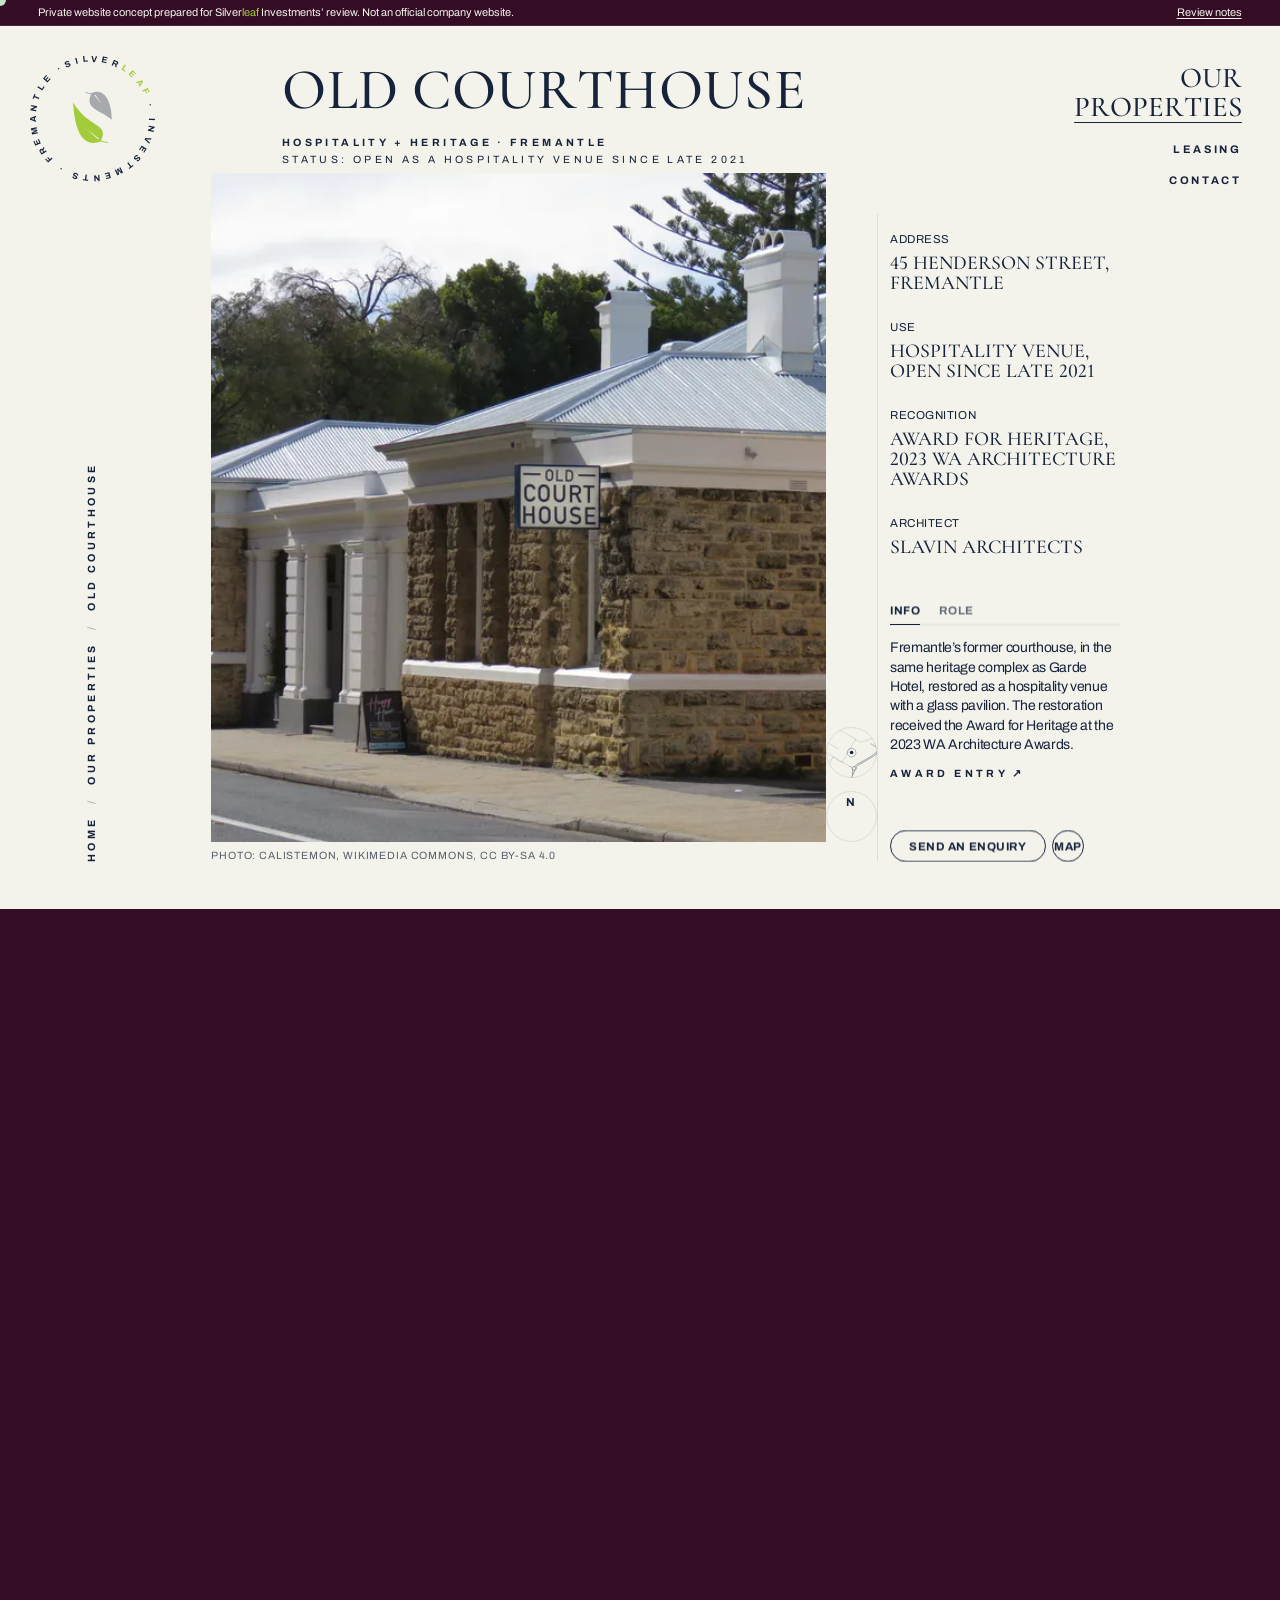
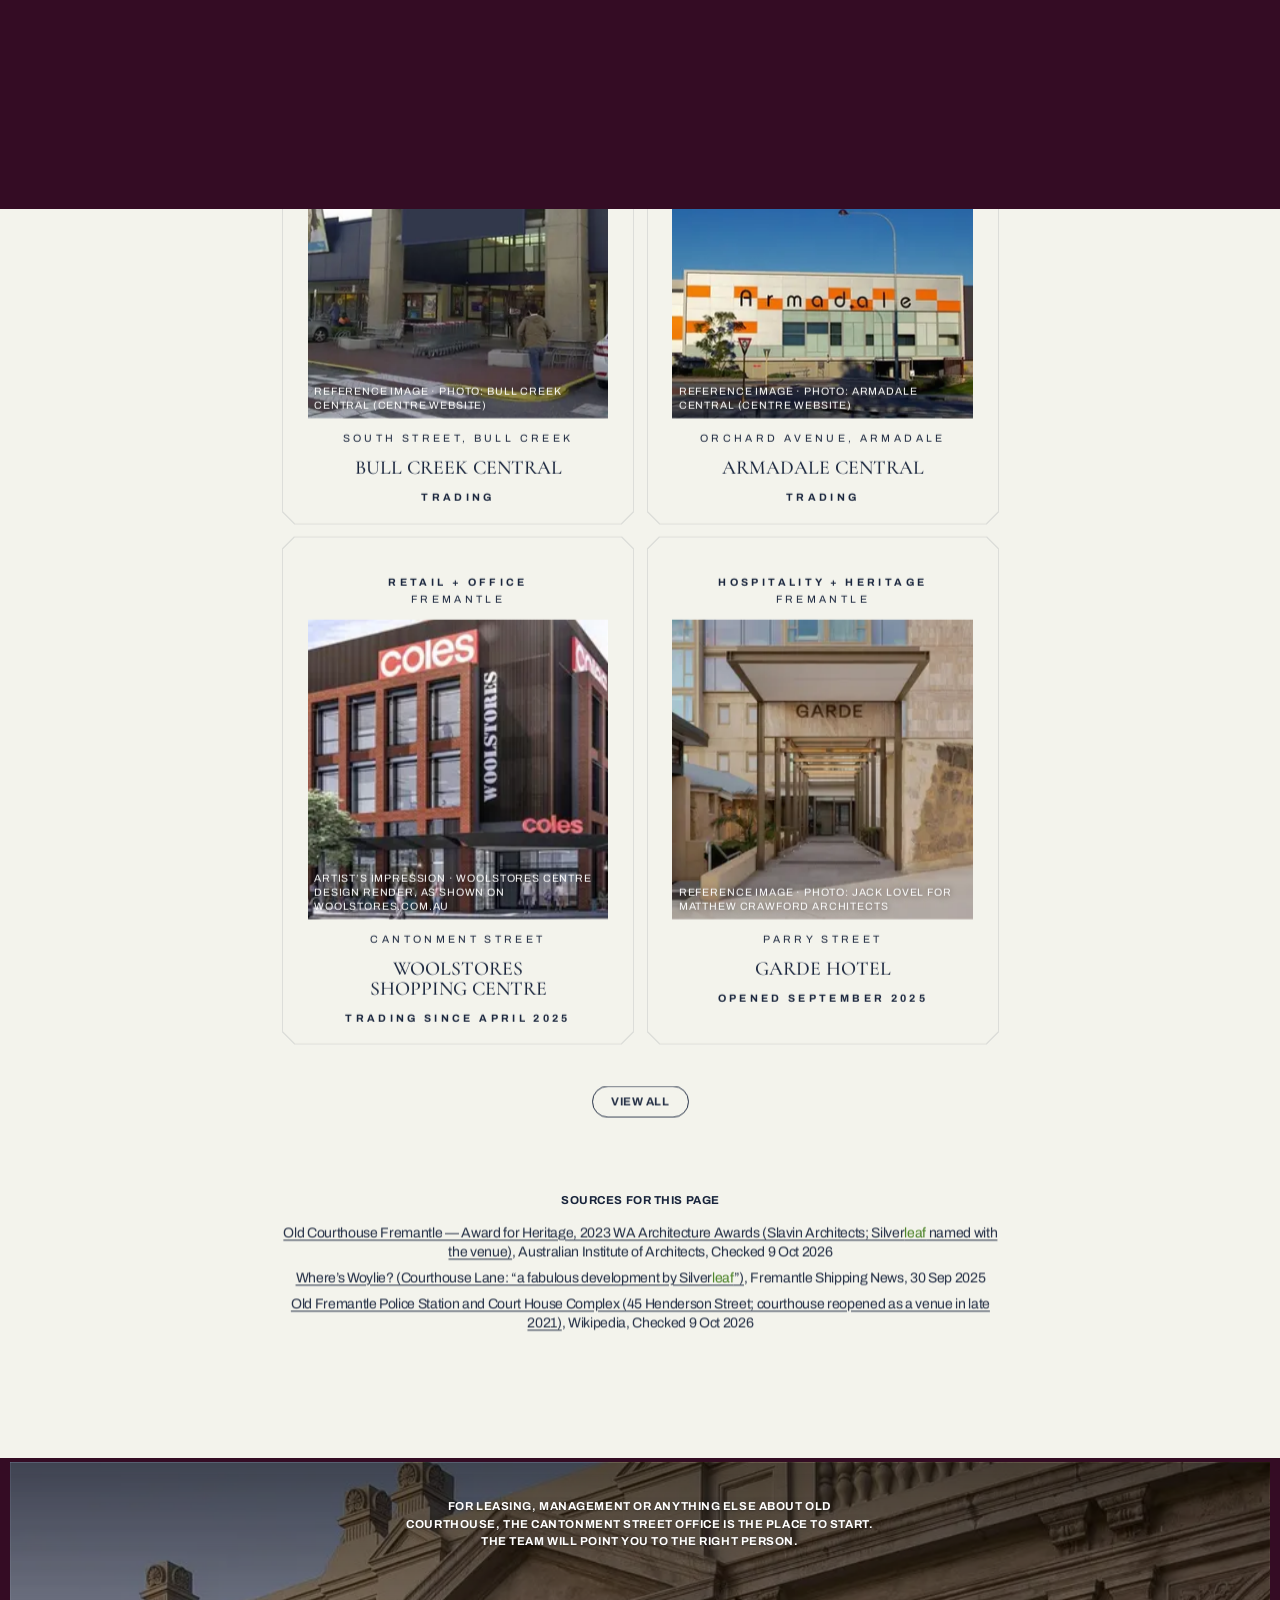
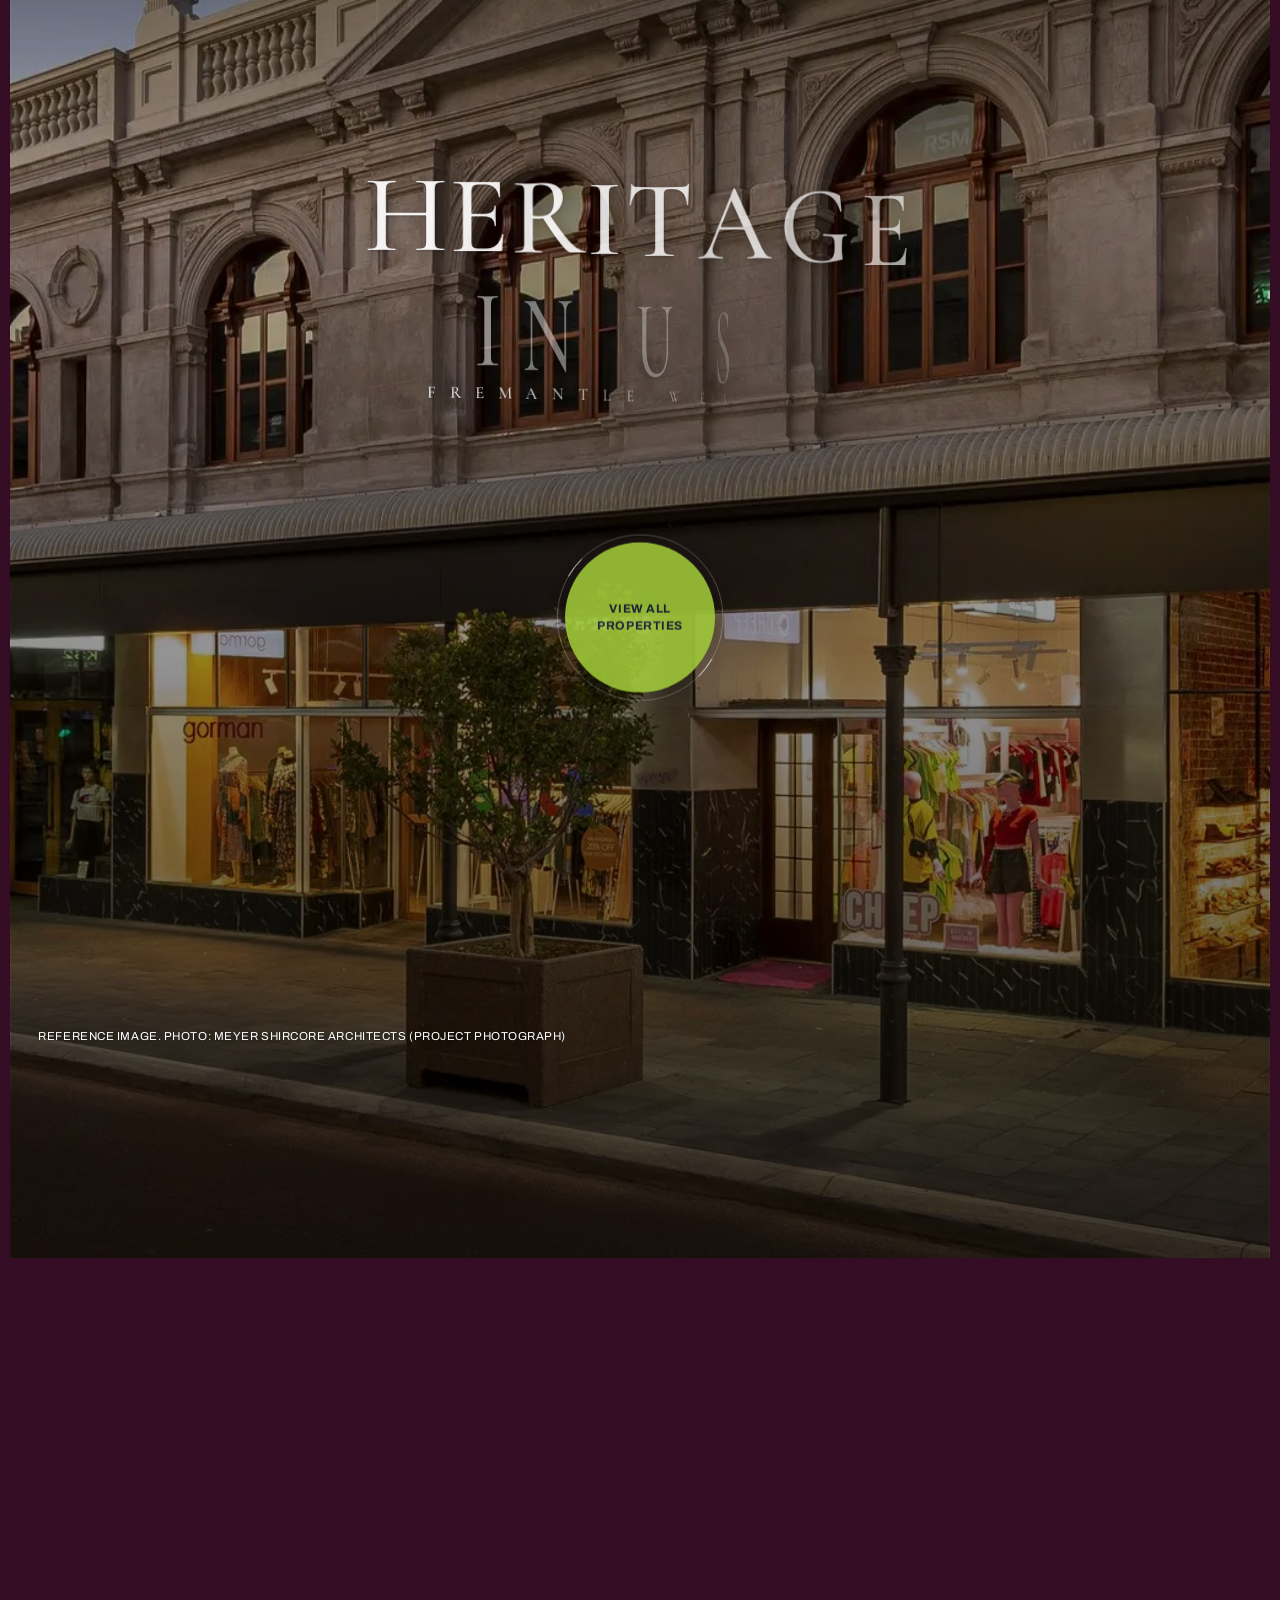
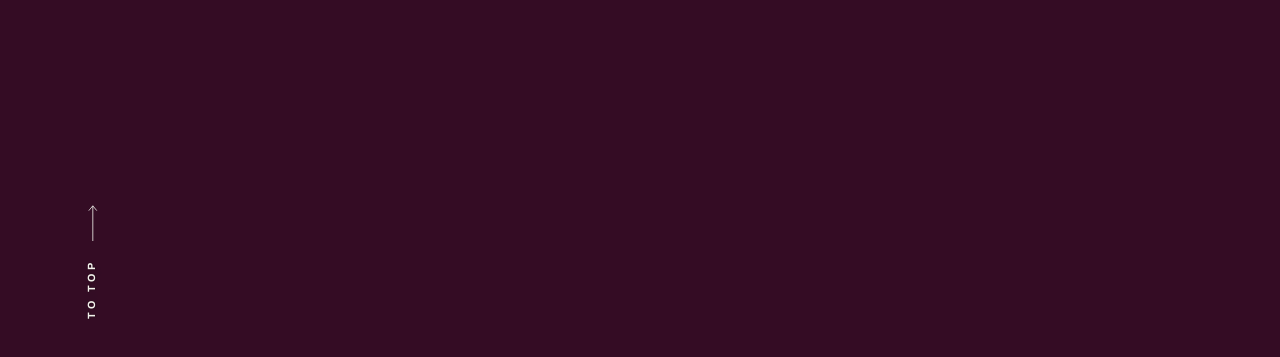
<file: portfolio/old-courthouse/index.html>
<!DOCTYPE html><html lang="en-AU" class="no-js"><head><meta charset="utf-8"><meta name="viewport" content="width=device-width, initial-scale=1"><title>Old Courthouse (concept)</title><meta name="description" content="Old Courthouse, 45 Henderson Street, Fremantle WA 6160. Fremantle’s former courthouse, in the same heritage complex as Garde Hotel, restored as a hospitality venue with a glass pavilion. The restoration received the Award for Heritage at the 2023 WA Architecture Awards."><meta name="robots" content="noindex, nofollow, noarchive, nosnippet, noimageindex"><meta name="googlebot" content="noindex, nofollow"><meta property="og:type" content="website"><meta property="og:site_name" content="Silverleaf Investments"><meta property="og:locale" content="en_AU"><meta property="og:title" content="Old Courthouse"><meta property="og:description" content="Old Courthouse, 45 Henderson Street, Fremantle WA 6160. Fremantle’s former courthouse, in the same heritage complex as Garde Hotel, restored as a hospitality venue with a glass pavilion. The restoration received the Award for Heritage at the 2023 WA Architecture Awards."><meta name="twitter:card" content="summary_large_image"><meta name="referrer" content="strict-origin-when-cross-origin"><meta name="theme-color" content="#340c24"><link rel="icon" href="../../favicon.svg" type="image/svg+xml"><link rel="preload" href="../../assets/cormorant-garamond-latin-wght-normal.CUoBjw-S.woff2" as="font" type="font/woff2" crossorigin><link rel="preload" href="../../assets/mrs-saint-delafield-latin-400-normal.DistX2Vi.woff2" as="font" type="font/woff2" crossorigin><link rel="preload" href="../../assets/archivo-latin-wdth-normal.DY7AcnAa.woff2" as="font" type="font/woff2" crossorigin><script>
      (function () {
        var r = document.documentElement;
        r.classList.remove('no-js');
        if ('scrollRestoration' in history) history.scrollRestoration = 'manual';
        var reduce = window.matchMedia('(prefers-reduced-motion: reduce)').matches;
        if (!reduce) r.classList.add('motion');
        // Arriving through the page-change wipe: start covered, and the stylesheet lifts the panel away.
        try {
          if (!reduce && sessionStorage.getItem('sl-wipe')) {
            sessionStorage.removeItem('sl-wipe');
            r.classList.add('wipe-in');
          }
        } catch (e) {
          /* storage unavailable: no arrival wipe */
        }
        r.style.setProperty('--svh', window.innerHeight + 'px');
        // Failsafe: if the motion script never runs, show everything.
        setTimeout(function () {
          if (!r.classList.contains('motion-ready')) r.classList.remove('motion');
        }, 4000);
      })();
    </script><link rel="stylesheet" href="../../assets/EraLayout.7Xu97_WC.css"><style>.amen-area{height:calc(var(--vh) * 2.5 + 50rem);position:relative}.amen-screen{position:sticky;top:0}.amen-s{height:var(--vh);position:relative}.amen-cms{height:100%;position:relative}.amen-item{height:100%;display:none;position:absolute;inset:0}.amen-item:first-child{display:block;position:relative}.amen-slide{z-index:0;flex-direction:column;justify-content:flex-end;height:100%;display:flex;position:relative}.amen-slide__b{z-index:1;position:relative}.amen-slide__label{grid-area:1/2/2/6}.amen-slide__desc{grid-area:2/2/3/6}.amen-item--text .amen-slide__img:after{content:"";z-index:1;pointer-events:none;background:linear-gradient(to top right,#0009,#0000 65%);position:absolute;inset:0}.amen-para+.amen-para{margin-top:var(--s12)}.amen-para{max-width:52ch}.amen-credit{margin-top:var(--s16)}.amen-slide__img{z-index:0;top:0;bottom:0;left:calc(var(--off) * -1);right:calc(var(--off) * -1);position:absolute}.amen-tabs-w{z-index:1;left:0;right:0;top:var(--s160);position:absolute}.amen-tabs{grid-area:1/7/2/10;position:relative}.amen-tabs__list{flex-direction:column;align-items:flex-start;display:flex}.amen-tab{text-align:left;opacity:.4;transition:opacity var(--dur-s) var(--e-out)}.amen-tab:hover,.amen-tab.is-active{opacity:1}.amen-tabs__line{top:0;bottom:0;left:calc(var(--s16) * -1);background:var(--line);width:1.25px;position:absolute}.amen-tabs__hilight{width:100%;height:calc(40 * var(--u));background:var(--fg);border-radius:2px}.amen-btn-w{z-index:2;left:0;right:0;bottom:var(--s48);pointer-events:none;position:absolute}.amen-btn{pointer-events:auto;grid-area:1/8/2/10}.amen-themes{inset:0 0 var(--vh) 0}.amen-themes__light{height:35rem}@media (width<=991px){.amen-slide__label{grid-area:1/2/2/5}.amen-slide__desc{grid-area:2/1/3/5}.amen-tabs-w{top:var(--s272)}.amen-tabs{grid-area:1/2/2/5}}
.btn-list{gap:var(--s8);flex-wrap:wrap;display:flex}.btn-list.center{justify-content:center}.btn{height:calc(40 * var(--u));padding:var(--s12) var(--s24);border-radius:calc(40 * var(--u));color:var(--fg);white-space:nowrap;pointer-events:auto;justify-content:center;align-items:center;display:inline-flex;position:relative}.btn--circle{width:calc(40 * var(--u));padding:0 var(--s12)}.btn__label{z-index:1;transition:color var(--dur-m) var(--e-out);position:relative;overflow:clip}.btn__bg{z-index:0;border:1px solid var(--fg);border-radius:inherit;position:absolute;inset:0;overflow:clip}.btn__fill{background:var(--fg);height:100%;transition:transform var(--dur-m) var(--e-out), border-radius var(--dur-m) var(--e-out);border-radius:50% 50% 0 0;position:absolute;top:0;left:0;right:0;transform:translateY(101%)}@media (width>=992px){.btn:hover .btn__label{color:var(--bg)}.btn:hover .btn__fill{border-radius:0;transform:translateY(0)}}.btn[disabled]{opacity:.4;cursor:not-allowed}@media (width<=991px){.btn{height:calc(48 * var(--u));padding:var(--s12) var(--s24);border-radius:calc(48 * var(--u))}.btn--circle{width:calc(48 * var(--u))}}
</style><link rel="stylesheet" href="../../assets/_slug_.BKOkgd3a.css"><style>.decor i{display:block;position:absolute}.decor .dt,.decor .db{left:var(--dc);right:var(--dc);background:currentColor;height:1px}.decor .dt{top:0}.decor .db{bottom:0}.decor .dl,.decor .dr{top:var(--dc);bottom:var(--dc);background:currentColor;width:1px}.decor .dl{left:0}.decor .dr{right:0}.decor .dc{width:var(--dc);height:var(--dc)}.decor .tl{background:linear-gradient(to bottom right,#0000 calc(50% - .6px),currentColor calc(50% - .6px) calc(50% + .6px),#0000 calc(50% + .6px));top:0;left:0}.decor .br{background:linear-gradient(to bottom right,#0000 calc(50% - .6px),currentColor calc(50% - .6px) calc(50% + .6px),#0000 calc(50% + .6px));bottom:0;right:0}.decor .tr{background:linear-gradient(to bottom left,#0000 calc(50% - .6px),currentColor calc(50% - .6px) calc(50% + .6px),#0000 calc(50% + .6px));top:0;right:0}.decor .bl{background:linear-gradient(to bottom left,#0000 calc(50% - .6px),currentColor calc(50% - .6px) calc(50% + .6px),#0000 calc(50% + .6px));bottom:0;left:0}
.pcard-item{min-width:0}.pcard{aspect-ratio:392/544;width:100%;height:100%;padding:var(--s48) var(--s32) var(--s24);color:var(--fg);display:block;position:relative}.pcard__c{z-index:3;position:relative}.pcard__img{aspect-ratio:1;position:relative;overflow:clip}.pcard__img picture,.pcard__img .img{width:100%;height:100%;display:block}.pcard__img .img{object-fit:cover;transition:transform var(--dur-l) var(--e-out)}.pcard__credit{left:var(--s8);right:var(--s8);bottom:var(--s8);color:var(--white);letter-spacing:.08em;text-shadow:0 0 6px #0009;position:absolute}.pcard__name{text-wrap:balance}.pcard__decor{z-index:1;pointer-events:none;color:var(--line);position:absolute;inset:0}.pcard__decor .decor{position:absolute;inset:0}.pcard__shadow{z-index:0;border-radius:var(--s32);pointer-events:none;opacity:0;box-shadow:0 calc(24 * var(--u)) calc(64 * var(--u)) #17233b1f;transition:opacity var(--dur-m) var(--e-out);position:absolute;inset:0}@media (width>=992px){.pcard.is-link:hover .pcard__shadow{opacity:1}.pcard.is-link:hover .pcard__img .img{transform:scale(1.04)}}.pcard.is-link:focus-visible{outline-offset:-4px}@media (width<=991px){.pcard{aspect-ratio:auto;padding:var(--s48) var(--s24) var(--s32)}.pcard__shadow{display:none}}
.logo-lockup{width:100%;height:auto;display:block;overflow:visible}.cta-w{position:relative}.cta-s{z-index:1;aspect-ratio:144/168;pointer-events:none;position:relative}.cta-desc{pointer-events:auto;grid-area:1/4/2/8}.cta-sec .lf{text-shadow:0 0 10px #0000008c}.cta-sec .grad.top{background-image:linear-gradient(#0000009e,#00000040 60%,#0000)}.cta-title{pointer-events:auto;grid-area:1/3/2/9}.cta-btn{flex-direction:column;align-items:center;display:flex}.img-p{object-fit:cover;flex:none;width:100%;height:140%}.cta-credit{z-index:2;left:var(--off);bottom:calc(var(--off) + var(--cell-v) * 2 + var(--gap) + var(--s16));position:absolute}.ftr-w{margin-top:calc((var(--off) + var(--cell-v) * 2 + var(--gap)) * -1);position:relative}.ftr-top{z-index:1200;left:0;top:calc(100% - var(--off));height:var(--cell-h);transform-origin:0 0;align-items:center;gap:var(--s24);color:var(--fg);position:absolute;transform:rotate(-90deg)}.ftr-top .sdown__arrow{transform:none}.ftr-s{z-index:1;height:var(--vh);flex-direction:column;justify-content:space-between;display:flex;position:relative}.ftr-s__t{flex:1}.ftr-s__b{flex-direction:column;flex:1;justify-content:flex-end;display:flex}.ftr-contact{flex-direction:column;grid-area:1/3/2/9;align-items:center;display:flex}.ftr-logo{width:calc(150 * var(--u));color:var(--fg)}.ftr-phone{color:var(--fg);white-space:nowrap}.ftr-address{padding:0 var(--s48);text-align:center;flex-direction:column;grid-area:2/5/3/7;align-items:center;display:flex}.ftr-info{flex-direction:column;grid-area:1/3/2/6;justify-content:flex-end;display:flex}.ftr-credits{flex-direction:column;grid-area:1/6/2/9;justify-content:flex-end;align-items:flex-end;display:flex}.ftr-bg{z-index:-1;bottom:100%;left:calc(var(--off) * -1);right:calc(var(--off) * -1);height:calc(var(--vh) * 2);background:var(--bg);position:absolute}@media (width<=991px){.cta-s{aspect-ratio:2/6}.cta-desc,.cta-title,.ftr-contact{grid-area:1/1/2/5}.ftr-address{margin:0 calc(var(--gap) * -1);grid-area:2/2/3/4;padding:0}.ftr-info{grid-area:1/1/2/3}.ftr-credits{grid-area:1/3/2/5}}
</style></head><body class="on-light"><a class="skip" href="#main">Skip to content</a><aside class="notice" aria-label="Concept notice"><span>Private website concept prepared for Silver<span class="lf">leaf</span> Investments’ review. Not an official company website.</span><a href="../../review-notes/index.html">Review notes</a></aside><header class="hdr"><a class="hdr-logo on-light" data-theme href="../../" aria-label="Silverleaf Investments, home"><span class="symbol hdr-logo__sym"><svg class="logo-mark leaf-mark" viewBox="31.42 0.2 40 40" aria-hidden="true"><path fill="var(--logo-grey, #A7A9AC)" fill-rule="evenodd" d="M50.718 1.905 C44.854 14.170 57.644 14.059 66.083 22.031 C66.268 8.605 60.378 -2.847 50.718 1.905Z M52.982 3.493 L53.197 3.773 L53.413 4.052 L53.632 4.330 L53.851 4.607 L54.072 4.882 L54.294 5.156 L54.518 5.429 L54.743 5.700 L54.970 5.970 L55.198 6.239 L55.427 6.507 L55.658 6.773 L55.890 7.037 L56.123 7.301 L56.358 7.563 L56.594 7.824 L56.831 8.084 L57.070 8.342 L57.310 8.599 L57.552 8.854 L57.795 9.109 L58.039 9.362 L58.285 9.613 L58.315 9.587 L58.096 9.312 L57.878 9.036 L57.662 8.759 L57.448 8.482 L57.236 8.203 L57.025 7.923 L56.815 7.642 L56.607 7.360 L56.401 7.077 L56.196 6.793 L55.993 6.508 L55.792 6.222 L55.592 5.935 L55.394 5.648 L55.197 5.359 L55.002 5.069 L54.809 4.778 L54.617 4.486 L54.427 4.193 L54.238 3.899 L54.051 3.604 L53.866 3.308 L53.681 3.010Z"></path><path fill="var(--logo-grey, #A7A9AC)" d="M53.302 1.922 L52.980 1.925 L52.662 1.924 L52.344 1.919 L52.027 1.910 L51.710 1.897 L51.394 1.880 L51.077 1.858 L50.762 1.833 L50.447 1.804 L50.132 1.770 L49.817 1.733 L49.503 1.691 L49.190 1.645 L48.876 1.595 L48.564 1.541 L48.251 1.483 L47.939 1.421 L47.628 1.355 L47.317 1.285 L47.006 1.210 L46.696 1.132 L46.386 1.049 L46.075 0.961 L45.925 1.439 L46.233 1.546 L46.544 1.649 L46.856 1.748 L47.168 1.844 L47.482 1.935 L47.796 2.022 L48.112 2.105 L48.428 2.184 L48.745 2.259 L49.064 2.329 L49.383 2.396 L49.703 2.458 L50.024 2.517 L50.346 2.571 L50.669 2.621 L50.993 2.667 L51.317 2.709 L51.643 2.746 L51.970 2.780 L52.297 2.809 L52.625 2.834 L52.955 2.855 L53.282 2.872Z"></path><path fill="var(--leaf, #A2CC3A)" fill-rule="evenodd" d="M57.532 38.500 C64.951 23.866 48.748 29.249 36.760 8.724 C37.833 27.298 42.806 44.085 57.532 38.500Z M56.430 36.212 L56.016 35.909 L55.604 35.606 L55.193 35.301 L54.784 34.995 L54.375 34.687 L53.968 34.377 L53.561 34.067 L53.156 33.754 L52.752 33.440 L52.349 33.125 L51.947 32.808 L51.547 32.489 L51.147 32.169 L50.749 31.848 L50.351 31.525 L49.955 31.200 L49.560 30.874 L49.166 30.546 L48.773 30.217 L48.382 29.887 L47.991 29.554 L47.602 29.221 L47.214 28.885 L47.186 28.915 L47.551 29.276 L47.917 29.636 L48.284 29.994 L48.652 30.352 L49.022 30.707 L49.393 31.062 L49.766 31.415 L50.140 31.767 L50.515 32.117 L50.891 32.466 L51.269 32.814 L51.648 33.160 L52.028 33.505 L52.410 33.849 L52.793 34.191 L53.178 34.532 L53.563 34.872 L53.950 35.210 L54.339 35.547 L54.728 35.882 L55.119 36.216 L55.512 36.549 L55.905 36.880Z"></path><path fill="var(--leaf, #A2CC3A)" d="M56.141 37.900 L56.449 38.012 L56.760 38.121 L57.073 38.226 L57.386 38.327 L57.700 38.423 L58.014 38.516 L58.330 38.604 L58.646 38.688 L58.963 38.768 L59.280 38.843 L59.599 38.915 L59.918 38.982 L60.238 39.045 L60.559 39.104 L60.880 39.159 L61.202 39.210 L61.525 39.256 L61.849 39.299 L62.173 39.337 L62.498 39.371 L62.824 39.401 L63.150 39.427 L63.476 39.449 L63.524 38.951 L63.204 38.910 L62.886 38.866 L62.569 38.817 L62.254 38.764 L61.940 38.708 L61.627 38.647 L61.316 38.583 L61.006 38.515 L60.696 38.442 L60.389 38.366 L60.082 38.286 L59.776 38.202 L59.472 38.114 L59.169 38.022 L58.867 37.926 L58.567 37.826 L58.267 37.722 L57.969 37.615 L57.672 37.503 L57.376 37.388 L57.081 37.269 L56.788 37.146 L56.493 37.017Z"></path></svg></span><span class="hdr-logo__ring" data-logo-ring aria-hidden="true"><svg viewBox="0 0 120 120"><defs><path id="ring" d="M60,60 m-47,0 a47,47 0 1,1 94,0 a47,47 0 1,1 -94,0"></path></defs><text><textPath href="#ring" startOffset="0" textLength="292">SILVER<tspan class="ring-leaf">LEAF</tspan> · INVESTMENTS · FREMANTLE · </textPath></text></svg></span></a><nav class="hdr-nav on-light" data-theme aria-label="Main"><div class="hdr-nav__list desk-f"><a class="u-link hdr-nav__main h6" href="../../portfolio/index.html" aria-current="page"><span class="u-link__t">Our<br>Properties</span><span class="u-link__line" aria-hidden="true"></span></a><span class="u24" aria-hidden="true"></span><a class="nav-l2 l2" href="../../leasing/index.html"><span class="roll"><span class="roll__t">Leasing</span><span class="roll__t" aria-hidden="true">Leasing</span></span></a><span class="nav-gap" aria-hidden="true"></span><a class="nav-l2 l2" href="../../contact/index.html"><span class="roll"><span class="roll__t">Contact</span><span class="roll__t" aria-hidden="true">Contact</span></span></a></div><button class="hdr-menu-btn mob-f l2" type="button" aria-expanded="false" aria-controls="menu" data-menu-btn><span data-menu-label>Menu</span><span class="hdr-menu-btn__ico" aria-hidden="true"><i></i><i></i></span></button></nav></header><nav class="crumbs desk-f on-light" data-theme aria-label="Breadcrumb"><a class="l2 roll crumbs__item" href="../../"><span class="roll__t">Home</span><span class="roll__t" aria-hidden="true">Home</span></a><span class="l2 crumbs__sep" aria-hidden="true">/</span><a class="l2 roll crumbs__item" href="../../portfolio/index.html"><span class="roll__t">Our properties</span><span class="roll__t" aria-hidden="true">Our properties</span></a><span class="l2 crumbs__sep" aria-hidden="true">/</span><span class="l2 crumbs__item is-active" aria-current="page">Old Courthouse</span></nav><div class="menu on-color" id="menu" data-menu hidden><nav class="menu__list" aria-label="Menu"><a class="h3" href="../../">Home</a><a class="h3" href="../../portfolio/index.html">Our properties</a><a class="h3" href="../../about/index.html">About</a><a class="h3" href="../../leasing/index.html">Leasing</a><a class="h3" href="../../contact/index.html">Contact</a></nav><p class="l1 menu__foot">Level 2, 25 Cantonment Street, Fremantle WA 6160<br><a href="tel:+61893355492">08 9335 5492</a></p></div><div class="tips" data-tips aria-hidden="true"></div><main id="main" tabindex="-1"><section class="section clip on-light lot-sec" data-bg="light" aria-labelledby="lot-title"><div class="ctn"><div class="lot-s"><div class="lot-info"><div class="grid lot-info__g"><div class="lot-info__c"><div class="lot-head"><div class="u48"></div><div class="u96 mob"></div><div class="lot-head__num"><h1 id="lot-title" class="h3" data-r="h">Old Courthouse</h1><div class="minimap mob-f lot-head__map"><figure class="minimap__map"><svg viewBox="415.6 321.5 260 260" role="img" aria-label="Position of Old Courthouse in central Fremantle"><g aria-hidden="true"><path d="M446.7 137.5L442.4 143.4L413.1 194.6L405.8 207.9L403.2 212.4L381.5 251.7L378.7 257.3L375.9 260" class="mm-st mm-minor"></path><path d="M914.7 159.1L902.8 163.3L877.1 172.4L865.8 176.6L841.7 185.5L806 198.5L777.2 209.2L746.2 220.1L736.1 223.6" class="mm-st mm-major"></path><path d="M643.8 137.5L649.1 135L651.7 133.5L656.6 131.6L721.9 106.9L815.1 72.2L881.8 46.5" class="mm-st mm-minor"></path><path d="M567.7 534.6L566.1 537.8L562.6 540.7L558.5 541.6L554.2 540.7L550.7 537.8L548.9 533.1L549.7 528.1L552.1 524.8L556.4 522.7L560.6 522.7L563.5 523.9L566.3 526.4L567.9 530L567.7 534.6" class="mm-st mm-major"></path><path d="M306.2 835.6L334.9 809.6L382.5 769.3L459 706.2L488.4 681.8L491.9 678.8L492.8 678" class="mm-st mm-major"></path><path d="M287 202.2L290.3 197.1L356.6 81.5L359 77.1L367.6 61.1L378.6 41.8L385.7 33.5" class="mm-st mm-minor"></path><path d="M439.8 125.9L440.7 124.5L442.2 123.3L443.6 122.5L445.4 122L447 122L449.3 122.4L451.3 123.6L452.8 125.2L453.8 126.9L454.2 128.6L454.3 130.6L453.8 132.5L453 134.1L451.7 135.5L450.1 136.6L448.5 137.2L446.7 137.5L444.2 137.1L441.9 136L440 134.1L439 132L438.7 130L439 127.7L439.8 125.9" class="mm-st mm-minor"></path><path d="M568 -60L572.1 -65.6L574.7 -69.5L580 -76.9L584.1 -82.3L589.7 -86.4" class="mm-st mm-minor"></path><path d="M261.8 839.8L249.6 826.8L234.8 812.1L217.6 797L205.4 786.6L194.1 777L126.6 724.8L114.3 717.3L94.1 709.6L80.7 706L71.7 703.9L63.3 702.6L61.8 702.3L51.6 702.3L41.2 704L28.5 707L-8.9 720.3L-30.1 729" class="mm-st mm-major"></path><path d="M497.7 499.9L500.7 494.9L532.1 440.6L561.6 391.1L563.6 384.7" class="mm-st mm-minor"></path><path d="M252 510.6L247.1 504.5L242.2 494.3L227.1 454.2L217.2 426L216.7 424.5L213.6 416.9L211.3 410.5L193.8 363.2L188.7 348.4L185.9 340.6L181.5 328.6L179.3 322.5L175.3 307.6L160.8 266.4L149.5 236.7L133.1 204.2L129.5 195.3" class="mm-st mm-major"></path><path d="M324.3 554.4L323.2 555.2L319.3 558.2L296.4 578.3L288.8 584.6L282.8 587.4L278.3 588" class="mm-st mm-minor"></path><path d="M397.2 622.7L402.2 607.9L402.6 603.9L402.3 601.3" class="mm-st mm-minor"></path><path d="M452.4 471.5L449.7 476.6L449 477.9L444.3 485.3L443 487.2L434.1 502.7L424.4 519L422.8 519.6L417.3 521.5L408.8 521.5L391.8 512L367 497.4L364.5 495.7L337 480.3L298.2 457.4L288 451.3" class="mm-st mm-minor"></path><path d="M344.3 943.6L352.2 935.5L354.6 933.4L392.2 900.7L444.1 855.5L560.1 759.1L564.8 755.4L567.3 753.3L572.3 749.5" class="mm-st mm-minor"></path><path d="M218.9 414.9L213.6 416.9L211.6 417.6L209.5 418.4L78.3 466L-1.7 496.1L-5.8 497.4L-76.9 523.3L-81 524.7L-85.4 526.4L-156.8 552.5L-161.9 554.3" class="mm-st mm-minor"></path><path d="M-131.7 430.2L-125.8 435L-124.1 436.2L-121.2 438.2L-114.5 443.1L-110.7 447.4L-106.9 454.4L-103.7 463.1L-82.5 520.6L-81 524.7L-79 530.1L-35.1 649.3L-32.8 655.4L-28.5 667.2L-11.2 713.9L-8.9 720.3" class="mm-st mm-minor"></path><path d="M-62 358.8L-59.6 361L-49.4 371.2L-43.4 380.5L-23.8 434.7L-3.4 491L-1.7 496.1L22.6 562.6L44.3 621.8L62.3 671.2L70 691.7L72.1 697.9L71.7 703.9" class="mm-st mm-minor"></path><path d="M270 573L267.3 572.2L263.2 573.2L133.7 620.2" class="mm-st mm-minor"></path><path d="M106.4 544.5L111.5 542.4L123.8 537.9L179.8 517.4L186.1 515.4L196.9 511.4L218.8 503.2L239.5 495.5L241.1 494.7L242.2 494.3" class="mm-st mm-minor"></path><path d="M159.4 691.8L142.7 645.4L133.7 620.2L106.4 544.5L102.7 534.1L80.3 471.7L78.3 466L76.7 460.7L66 432.3L50.8 389.6L25.1 314.6L11.9 281.9L9.9 278L7.3 274.3L6.6 273.7L4.3 271.9" class="mm-st mm-minor"></path><path d="M204.4 135.3L218.1 113.4L223 105.9" class="mm-st mm-major"></path><path d="M203.7 160L210.5 164.6L226.9 175L242.8 183.9L274.2 200.5L279.8 203.5" class="mm-st mm-minor"></path><path d="M164 265.2L160.8 266.4L159.1 267.1L156.4 268.1L29.4 313L25.1 314.6" class="mm-st mm-minor"></path><path d="M185.9 340.6L184.3 341.2L182.6 341.8L117.6 364.5L112.5 366.4L101 370.7L50.8 389.6" class="mm-st mm-minor"></path><path d="M977.4 319L874.9 328.2L812.9 333.8L807.3 333.4L802.9 331.5L795.2 329" class="mm-st mm-minor"></path><path d="M1033.1 604.1L1025.9 605L1021.4 605.5L1016.5 606.1L961.5 611.2L895.4 616.9L867.4 619.4L846 620.6L834.2 621.2L826.3 619.2L818.6 614.5L792.9 595.5L779.8 585.4L769.1 575L764.5 564.7L763.4 561.1L758.5 533.9L751.8 482.3" class="mm-st mm-minor"></path><path d="M462.1 322.5L454.8 320L381.1 275.3L376.2 272.6L370.4 268.3L368.5 265" class="mm-st mm-minor"></path><path d="M945.3 270.7L909.6 283.6L872.4 297.1L846.5 306.5L814 318.1L795.2 329L786.2 330.5L752.1 342.9" class="mm-st mm-minor"></path><path d="M624.5 388.4L598 397.1L589.5 397.7L563.6 384.7" class="mm-st mm-minor"></path><path d="M-28.5 667.2L62.3 671.2" class="mm-st mm-minor"></path><path d="M-32.8 655.4L-44.5 659.4L-107.6 682.6L-112.4 684.5" class="mm-st mm-minor"></path><path d="M-66.9 759.6L-67.8 762.5L-69.5 765L-72 767L-75 768.1L-78.2 768.3L-81.3 767.6L-84 765.9L-86.2 763.4L-87.5 760.4L-87.8 757.1L-87 754L-85.8 751.7L-84.1 749.9L-81.9 748.5L-80.5 747.9L-79.1 747.5L-77.6 747.4L-74.5 747.7L-71.6 749L-69.3 751L-67.6 753.6L-66.8 756.6L-66.9 759.6" class="mm-st mm-major"></path><path d="M-77.6 747.4L-60.9 739.2L-53.3 736.2L-30.1 729" class="mm-st mm-major"></path><path d="M-30.1 729L-51.5 740.4L-57.6 745.2L-60.6 747.5L-66.8 756.6" class="mm-st mm-major"></path><path d="M289 219.1L287.4 219.7L285.8 220L283.9 220L282.2 219.7L281.2 219.3L279.4 218.3L277.9 216.9L277.3 216.1L276.2 214L275.8 211.7L275.8 209.6" class="mm-st mm-minor"></path><path d="M278.3 588L277.4 590.9L275.7 593.5L159.4 691.8L155.5 695.3L134.4 714.4L130.2 719.1L126.6 724.8" class="mm-st mm-minor"></path><path d="M270 573L270.7 569L270.2 563L252.7 520L251.4 516.5L252 510.6" class="mm-st mm-mall"></path><path d="M270 573L273.5 575.6L275.8 579.2L277.6 583.9L278.3 588" class="mm-st mm-minor"></path><path d="M376.2 272.6L369 275.7L365.3 278.4L332.8 336.9L332.5 337.5L324.7 352.2L323.7 353.2L321.3 354.8L320.5 355.7L319.7 356.5L316.1 362.9L314.4 366.6L313.8 368.7L313.4 371.3L313.6 374L315.6 379.8" class="mm-st mm-minor"></path><path d="M562.4 285L559.5 276.8L527.1 184.2L527.2 175.1" class="mm-st mm-minor"></path><path d="M385.7 33.5L353.2 14.7L301.9 -14.9L294.7 -19.1" class="mm-st mm-minor"></path><path d="M459 706.2L452.7 698.7L432.9 675L399 634.8L392.9 627.7" class="mm-st mm-minor"></path><path d="M315.6 379.8L321 394.5L322 396.5L323.3 398.1L374.4 428.6L386.8 434.6L398.1 440.8L452.4 471.5L489.7 493.5L494.3 497.9" class="mm-st mm-minor"></path><path d="M583.1 -28.6L575 -46.2" class="mm-st mm-major"></path><path d="M682.1 245.6L679.8 238.6L677.3 232.1L648.2 149.8L643.8 137.5" class="mm-st mm-major"></path><path d="M527.2 175.1L537.3 175.8L543.7 175.1L601.9 153.9L634.3 141.6" class="mm-st mm-minor"></path><path d="M129.5 195.3L127.1 196.3L121.9 198.6" class="mm-st mm-major"></path><path d="M47.4 226L57.8 220.2L72.4 214.3" class="mm-st mm-major"></path><path d="M867.4 619.4L868.6 625.6L873.2 654L874.4 657.8L875.9 661.4L877.9 666.2L880.8 677.4L890.1 708.9L896.4 733.9L914.1 804.5L919.8 827.2" class="mm-st mm-minor"></path><path d="M192.4 154.4L187.3 159.7L182.8 164.2" class="mm-st mm-major"></path><path d="M-243.9 308.4L-224.2 290.8L-194 261.4L-188.5 256.2L-150.1 220.4L-147.2 217.6L-145.8 216.6L-139 214.8L-134.6 214.3L-127.7 212.7L-121.5 210.7L-114.3 206.7L-92.1 182.1L-82.7 171.3L-71.5 158.4L-65.6 151.7L10.4 64.4L16.9 57.5L23.6 53.8L31.2 52.2L39.7 53.2L62.7 66.4L85.4 75.5L93.5 76.5L101.3 75.3L109.1 71.8L116 66.7L131.7 47.9L196 -28.9L336.1 -196.4L381.7 -252.6L394.3 -267.7L400.4 -275L449.9 -334.2L459.6 -350.9L581.7 -567.3L652.1 -644.5L663.2 -650.7L670.1 -651.3" class="mm-st mm-minor"></path><path d="M279.8 203.5L281.4 202.6L283.2 202.1L285.1 201.9L287 202.2" class="mm-st mm-minor"></path><path d="M121.9 198.6L99.2 207.2" class="mm-st mm-major"></path><path d="M223 105.9L228.2 97.8L229.3 96.2L253.5 54.8L256.1 50.2L276.4 13L285.5 -2.7L294.7 -19.1L301.2 -30.1L302.2 -31.8L314.2 -51.7L318.1 -57.6L322.4 -63.3L334.7 -75.9L357 -96.3L369.1 -106.9L399 -133.3L410 -143.6L414.7 -148L420.2 -152.9L425.5 -158.6" class="mm-st mm-major"></path><path d="M219.3 321L230.1 301.5L247.1 270.7L274 222.1L277.3 216.1" class="mm-st mm-minor"></path><path d="M560.6 522.7L569.4 514L584.4 505.2L623.4 483.3L636.4 476L666.6 453.6L689.9 434.3L693.5 431.5L707.4 419.5L721.1 408.2L728.6 395.5L730.5 388.6L731.6 381.1L731.7 374.7L730.7 368.5L728.8 362.4L725.8 356L723.6 350.7L720 343.3L719.3 341.4L687.6 259.6L686.3 256.4L685.6 254.6L682.1 245.6" class="mm-st mm-major"></path><path d="M575 -46.2L573.3 -47.4L565.7 -52.2L562.9 -52.6L560 -52.5L557.1 -51.5L555.1 -49.9L550.6 -44.7L547.1 -38.3L542.6 -35.4L536.2 -33.7" class="mm-st mm-minor"></path><path d="M479.9 654.2L451.1 633.8L425.9 615.9L416.3 609.9L402.3 601.3L324.3 554.4L262 516.8L254.4 512.5L252 510.6" class="mm-st mm-major"></path><path d="M537.5 620.6L533.7 631.3L526.8 642.6L519 653.1L511 661.3L509.3 663L505.3 667.2" class="mm-st mm-major"></path><path d="M550.7 564.6L549.4 559.1L551.6 548.8L551.6 547.7L551.6 543.6L550.7 537.8" class="mm-st mm-major"></path><path d="M562.6 540.7L561.8 542.6L559.9 547.2L559.1 548.8L557.4 552.2L554.5 560.8L550.7 564.6" class="mm-st mm-major"></path><path d="M310.7 373.3L313.4 380.6L315.9 387.5L306.4 391L300.3 393.2L297.5 394.1L287.4 397.8L277.4 401.5L267.5 405L261.4 407.2L255.3 409.5L249.9 411.5L244.2 413.5L227.6 419.5L224.2 420.8L222.7 421.3L220.2 414.5L218 408.4L217.6 407.2L219.4 406.5L222.9 405.3L255.3 393.5L268.7 388.5L296.7 378.4L300.9 376.8L310.7 373.3" class="mm-st mm-mall"></path><path d="M425.8 607.1L426.8 604.8L458.2 553.5L465.1 557.6L468.8 559.9L445.9 598L437.6 611.8L436.4 613.8L430.3 610.1L425.8 607.1" class="mm-st mm-mall"></path><path d="M634.3 141.6L638.9 139.6L643.8 137.5" class="mm-st mm-minor"></path><path d="M563.6 384.7L563.5 381.5L559 378.3L539.6 368.1L485.7 336.5L478.5 331.9" class="mm-st mm-minor"></path><path d="M365 261.5L357.7 257.3L296 222.8L289 219.1" class="mm-st mm-minor"></path><path d="M218.9 414.9L220.2 414.5L247.3 404.6L271.7 395.7L303.7 384.1L313.4 380.6L315.6 379.8" class="mm-st mm-mall"></path><path d="M367.6 254.9L369.1 254.3L370.2 254.2L371.2 254.2" class="mm-st mm-minor"></path><path d="M398.1 440.8L397.7 437.9L397.1 434.2L398.2 432.4L399.3 430.3L409.4 412.8L418.5 397.8L424.9 386.9L429.4 379.4L448.6 347L460.4 327.5" class="mm-st mm-mall"></path><path d="M398.8 208.7L393.1 205.4L340.5 175.4L349.5 160.3L382.3 102.6" class="mm-st mm-mall"></path><path d="M359 77.1L363.6 79.6L370.9 83.6L406.6 103.7L412.7 107.1L416.6 109.3L420.5 111.5L434.5 119.4L442.2 123.3" class="mm-st mm-minor"></path><path d="M537.4 -87.4L537.7 -75.5L538.1 -56.6L537.4 -46.1L536.2 -33.7L525 -2.9L505.6 31.3L476 83.6L456.5 118.4L452.8 125.2" class="mm-st mm-minor"></path><path d="M527.2 175.1L521.1 174.6L496 159.8L458.1 139.1L455 137.3L451.7 135.5" class="mm-st mm-minor"></path><path d="M470.2 327L473.8 321.3L482.3 315.9L494.7 309L534.6 292.8L552.5 286.3L554.5 285.5L560.8 285.5" class="mm-st mm-minor"></path><path d="M660.3 249.7L666.6 243.5L670.7 241.6L673.3 240.7L679.8 238.6" class="mm-st mm-minor"></path><path d="M679.8 238.6L689.3 235.4L697.4 233L726.3 222.4L736.1 223.6" class="mm-st mm-major"></path><path d="M682.1 245.6L676 247.6L668.7 249.9L660.3 249.7" class="mm-st mm-minor"></path><path d="M736.1 223.6L728.6 228.7L704 238L699.7 239.3L692.1 242L682.1 245.6" class="mm-st mm-major"></path><path d="M723.6 350.7L729.3 347.1L736.4 344.9L752.1 342.9" class="mm-st mm-minor"></path><path d="M699.2 361.8L705.4 357.3L710.9 355L713.6 353.3L715.2 352.3L717.4 349.5L720 343.3" class="mm-st mm-minor"></path><path d="M552 -84.8L563.9 -75L572.1 -65.6L576.6 -57.8L580 -51L583.1 -44.8L590.3 -23.4L596.7 -4.6L601.1 8.3L603.9 16L629.3 83.3L644.2 122.3L649.1 135L654.1 147.5L671.3 190.6L684 223.5L685.8 228.2L686.6 230L689.3 235.4L692.1 242L695.2 250.8L725.7 338.2L729.3 347.1L730.3 349.9L731.3 353.7L733.4 360L735.2 366.5L736.2 374.4L736.2 382.5L735.9 388.6L734.6 394.4L731.2 402.4L726.1 410.2L696.7 435.2L693.5 438.2L670.5 459.8L643.3 478.6L626.5 488.1L579.1 515.2L573.9 520L570.3 523.5L568.7 527.8L567.9 530" class="mm-st mm-major"></path><path d="M548.9 533.1L544.4 529.4L532.2 520" class="mm-st mm-minor"></path><path d="M532.2 520L546.4 523.4L552.1 524.8" class="mm-st mm-minor"></path><path d="M643.8 137.5L638.9 124.1L624.7 86.1L624.4 85.2L599.3 17.7L596.4 9.9L595.9 8.6L591.9 -2.9L585.5 -21.7L583.1 -28.6" class="mm-st mm-major"></path><path d="M447 122L450.1 114.7L470.6 80.3L500.1 28.1L519.5 -8.6L524.9 -21L528.8 -35.3" class="mm-st mm-minor"></path><path d="M589.7 -86.4L588.9 -78.4L585.3 -72.3L579.1 -62L576.6 -57.8L572.2 -52.2" class="mm-st mm-minor"></path><path d="M99.2 207.2L81.7 213.8L72.4 214.3" class="mm-st mm-major"></path><path d="M275.8 209.6L270.7 206.5L217.5 175.1L200.5 164.5L197.3 162.6" class="mm-st mm-minor"></path><path d="M72.4 214.3L80.8 207.5L96.7 201.5L119.4 192.1L127.4 188.8L135.6 185" class="mm-st mm-major"></path><path d="M179.1 158.3L192.4 154.4" class="mm-st mm-minor"></path><path d="M476.4 -127.6L473.8 -122.6L468.5 -113.3L445.6 -72.7L444 -69.9L437.1 -57.7L398.8 10.3L385.7 33.5" class="mm-st mm-minor"></path><path d="M371.2 254.2L376.2 248.8L398.8 208.7L408.2 191.8L436.9 140.6L440 134.1" class="mm-st mm-minor"></path><path d="M439 127.7L432 123.9L404.1 108.1L368.6 87.9L361.2 84L356.6 81.5" class="mm-st mm-minor"></path><path d="M454.3 130.6L460.6 134.4L500.3 156.2L523 169L527.2 175.1" class="mm-st mm-minor"></path><path d="M560.8 285.5L556.2 290.5L554.2 291.2L502.2 310.3L493.3 314.4L486.4 319.1L481.7 325.5L478.5 331.9" class="mm-st mm-minor"></path><path d="M660.3 249.7L638.6 257.6L612.8 266.9L562.4 285" class="mm-st mm-minor"></path><path d="M375.7 261.1L378.3 266.7L383.4 271.3L456.6 317.6L462.1 322.5" class="mm-st mm-minor"></path><path d="M293.5 213.8L299.3 217.1L361.1 251.3L367.6 254.9" class="mm-st mm-minor"></path><path d="M129.5 195.3L127.4 188.8" class="mm-st mm-major"></path><path d="M293.5 213.8L293 215L291.9 216.7L290.4 218.1L289 219.1" class="mm-st mm-minor"></path><path d="M192.4 154.4L195.1 141.5" class="mm-st mm-minor"></path><path d="M137.4 192L139.7 201.2L164 265.2L170.2 282.9L186.1 326.3L190.7 338.8L193.8 346.7L199.1 361.1L203.4 372.9" class="mm-st mm-major"></path><path d="M282.2 219.7L279 225.3L260.6 257.8L251.9 273.3L234.6 303.9L226.2 318.7" class="mm-st mm-minor"></path><path d="M524.7 691.9L541.3 712.1L572.3 749.5L579.5 760.7L594 786.9L607.3 813.9L616.5 834.2L628.4 860.6L643.4 892.1L653.1 912.8L659.5 926.3" class="mm-st mm-major"></path><path d="M385.7 33.5L383.4 44.1L363.6 79.6L361.2 84L300.9 192.6L296.4 200.6L293 207" class="mm-st mm-minor"></path><path d="M397.2 622.7L392.9 627.7" class="mm-st mm-minor"></path><path d="M392.9 627.7L386.7 632.8L312.1 696.3L213.8 779.2L205.4 786.6" class="mm-st mm-minor"></path><path d="M416.3 609.9L414.1 611.1L410.5 613L397.2 622.7" class="mm-st mm-minor"></path><path d="M204.4 135.3L192.4 154.4" class="mm-st mm-major"></path><path d="M505.3 667.2L500.3 672" class="mm-st mm-major"></path><path d="M253.4 502.9L262.2 510L279 520.2L428.8 612L465.8 637.3L474.4 643.3L496.4 658.8L498.8 660.7" class="mm-st mm-major"></path><path d="M601.4 816.4L589.2 789.9L583.4 779L578.4 770L567.3 753.3L546.6 728.1L536.2 715.7L512.8 685.7L509.5 681.6L508.2 680L500.3 672" class="mm-st mm-major"></path><path d="M-113.5 417.1L-87 389.9L-62 358.8L4.3 271.9L23.6 244.9L34.8 234.1L47.4 226" class="mm-st mm-major"></path><path d="M186.7 150.3L195.1 141.5L199.5 136.3L204.4 135.3" class="mm-st mm-major"></path><path d="M508.3 671.1L512 676.3L524.7 691.9" class="mm-st mm-major"></path><path d="M500.3 672L493.5 665.2" class="mm-st mm-major"></path><path d="M365.9 263.2L365 261.5" class="mm-st mm-minor"></path><path d="M375.7 261.1L375.1 262.6L374.2 263.7L373 264.6L371.5 265.2L370 265.3L368.5 265" class="mm-st mm-minor"></path><path d="M365 261.5L364.8 260.5L364.7 259.5L364.9 258.4L365.3 257.2L365.9 256.3L366.8 255.4L367.6 254.9" class="mm-st mm-minor"></path><path d="M275.8 209.6L276.4 207.7L277.2 206.1L278.2 204.8L279.8 203.5" class="mm-st mm-minor"></path><path d="M315.6 379.8L331.3 374L358 364.1L377.1 357L393.9 350.7L399.7 348.6L408.1 345.5L440 333.6L454.2 328.4L458.8 326.6" class="mm-st mm-mall"></path><path d="M135.6 185L146.6 180.5L152 178L157.7 174.4L169.2 166.3L179.1 158.3" class="mm-st mm-major"></path><path d="M179.1 158.3L186.7 150.3" class="mm-st mm-major"></path><path d="M293 207L293.6 208.7L293.9 210.5L293.9 212.2L293.5 213.8" class="mm-st mm-minor"></path><path d="M287 202.2L289.2 203.1L290.8 204.1L292.3 205.8L293 207" class="mm-st mm-minor"></path><path d="M371.2 254.2L372.3 254.6L373.4 255.1L374.3 255.9L375 256.7L375.7 258.2L375.9 260" class="mm-st mm-minor"></path><path d="M375.9 260L375.7 261.1" class="mm-st mm-minor"></path><path d="M197.3 162.6L194.7 158.9L192.4 154.4" class="mm-st mm-minor"></path><path d="M182.8 164.2L175.4 170.7L170.3 175.3L167.2 177.3L160.2 181.7L151 186.4L144 189.8L137.4 192" class="mm-st mm-major"></path><path d="M560.8 285.5L562.4 285" class="mm-st mm-minor"></path><path d="M137.4 192L129.5 195.3" class="mm-st mm-major"></path><path d="M135.6 185L137.4 192" class="mm-st mm-major"></path><path d="M575 -46.2L574.2 -47.9L572.2 -52.2L568 -60L560.5 -68.3L550 -76.8L548 -78.6L537.4 -87.4" class="mm-st mm-major"></path><path d="M528.8 -35.3L530.7 -47.7L530.9 -57.3L530.4 -72.7L530.4 -75.5L530.1 -91.6" class="mm-st mm-minor"></path><path d="M418.5 397.8L450.6 416.8L455.4 419.7L462.8 424L463.6 424.5L469.3 427.9L480.1 434.3" class="mm-st mm-mall"></path><path d="M-110.7 565.6L-106.1 578.9L-72.2 566.4L-73.5 563.3L-74.4 561L-86.9 565.4L-89.7 564.1L-91.9 558.4L-110.7 565.6" class="mm-st mm-mall"></path><path d="M-51.5 623.6L-73.3 631.7L-85.3 636.1L-97 604.4L-94.1 603.4L-86.6 608.4L-84 607.2L-82.6 611L-59.6 602.5L-56 612.3L-51.5 623.6" class="mm-st mm-mall"></path><path d="M-32.9 639.9L-30.1 647.5L-29.8 648.3L-17.5 643.9L-13.6 654.8L-5.5 655.1L-9.5 642.4L11.7 635.2L27.4 631.9L26 628.1L23.6 621.9L1.5 629.6L-0.5 628.7L-2.8 622.8L-9.7 625.1L-7.9 630.7L-32.9 639.9" class="mm-st mm-mall"></path><path d="M497.7 499.9L503.2 502.9L516.2 510.1L532.2 520" class="mm-st mm-minor"></path><path d="M494.3 497.9L491.6 497.5L490.2 497.3L487.6 496.5L484.2 494.7L456.4 478L454.7 477.5L453.1 477.6L452 478.1L450.7 478.9L444.3 485.3" class="mm-st mm-minor"></path><path d="M-63.5 377L-65.1 378.6L-66.5 380.1L-66.5 382.2L-65.6 384.1L-64 386.3L-62.6 387.4L-60.3 388.2L-58.7 388.1L-56.9 387.6L-54.3 386.4L-53.6 384.2L-53.9 382.1L-54.6 380.2L-56 378.5L-57.8 377.3L-60.5 376.9L-63.5 377" class="mm-st mm-mall"></path><path d="M693.5 290.9L694.6 290.5L695.5 290.2L699 298.9L698.1 299.3L668.4 310.4L659.7 313.8L641.4 265.2L646.8 263.2L650.7 261.8L651.8 265L664.7 301.4L690.2 292L693.5 290.9" class="mm-st mm-mall"></path><path d="M550.7 564.6L549.2 569.6L544.5 589.3L539.3 613.1L537.5 620.6" class="mm-st mm-major"></path><path d="M218.9 414.9L221.7 422.8L245.4 491.1L247.7 495.5L250.3 499.5L253.4 502.9" class="mm-st mm-major"></path><path d="M203.4 372.9L215 404.3L216.7 408.8L218.9 414.9" class="mm-st mm-major"></path><path d="M505.3 667.2L508.3 671.1" class="mm-st mm-major"></path><path d="M478.5 331.9L475.2 329.7L470.2 327" class="mm-st mm-minor"></path><path d="M536.2 715.7L541.3 712.1L545.1 709.4L572.1 687.6" class="mm-st mm-minor"></path><path d="M470.2 327L462.1 322.5" class="mm-st mm-minor"></path><path d="M192.4 154.4L203.7 160" class="mm-st mm-minor"></path><path d="M349.5 160.3L330.8 149.8" class="mm-st mm-mall"></path><path d="M644.7 407.6L643.5 409.4L683.5 432.6L685.3 430.7L687.1 428.6L645.9 405.6L644.7 407.6" class="mm-st mm-mall"></path><path d="M686.7 431.6L685.3 430.7L644.7 407.6" class="mm-st mm-mall"></path><path d="M498.8 660.7L505.3 667.2" class="mm-st mm-major"></path><path d="M493.5 665.2L479.9 654.2" class="mm-st mm-major"></path><path d="M492.8 678L497 674.6L500.3 672" class="mm-st mm-major"></path><path d="M-79.2 789.1L-78.4 783L-78.8 776.7L-79.2 775.6L-84 765.9" class="mm-st mm-minor"></path><path d="M368.5 265L367.1 264.3L365.9 263.2" class="mm-st mm-minor"></path><path d="M752.1 342.9L738.9 350.1L735.2 352L731.3 353.7L725.8 356" class="mm-st mm-minor"></path><path d="M699.2 361.8L696.5 362.7L691.4 364.5L624.5 388.4" class="mm-st mm-minor"></path><path d="M725.8 356L720.9 357.2L715.5 358.6L706.8 361L699.2 361.8" class="mm-st mm-minor"></path><path d="M185.9 340.6L190.7 338.8L198.4 335.3L204.1 332.2L213.8 326.2L219.3 321" class="mm-st mm-minor"></path><path d="M226.2 318.7L222.3 325.8L216.7 333.2L211.2 337.7L206.7 340.8L202.6 342.9L193.8 346.7L188.7 348.4" class="mm-st mm-minor"></path><path d="M497.7 499.9L494.3 497.9" class="mm-st mm-minor"></path></g><circle class="mm-dot" cx="545.6" cy="451.5" r="9"></circle><circle class="mm-ring" cx="545.6" cy="451.5" r="22"></circle></svg><figcaption class="vh">Map data © OpenStreetMap contributors</figcaption></figure><div class="compass" aria-hidden="true"><span class="l1 ac">N</span></div></div></div><div class="u24"></div><p class="l2" data-r="p">Hospitality + Heritage · Fremantle</p><div class="u4"></div><p class="l2 reg" data-r="p">Status: Open as a hospitality venue since late 2021</p><div class="u16"></div></div><div class="lot-media lot-media--mob mob" tabindex="0" role="region" aria-label="Photographs of Old Courthouse"><figure class="lot-mm"><button class="lot-zoom" type="button" data-zoom="0" aria-label="View larger: The Old Courthouse on Henderson Street, Fremantle: a single-storey limestone building with a white portico and a COURT HOUSE sign."><picture><source srcset="../../assets/old-courthouse-henderson.DAyXZs8E_1jKMVk.webp 400w, ../../assets/old-courthouse-henderson.DAyXZs8E_Z1qYWIn.webp 800w" type="image/webp" sizes="80vw"><img src="../../assets/old-courthouse-henderson.DAyXZs8E_Zr6a8I.webp" srcset="../../assets/old-courthouse-henderson.DAyXZs8E_1jKMVk.webp 400w, ../../assets/old-courthouse-henderson.DAyXZs8E_Z1qYWIn.webp 800w" alt sizes="80vw" loading="lazy" style="object-position:50% 60%" decoding="async" width="2400" height="1800" class="img"></picture></button><figcaption class="l2 reg lot-cap">Photo: Calistemon, Wikimedia Commons, CC BY-SA 4.0</figcaption></figure></div><div class="lot-info__t" data-lenis-prevent tabindex="0" role="region" aria-label="Property details"><div class="u64"></div><dl class="lot-data" data-r="ctn"><div class="data-item"><dt class="l1 reg">Address</dt><dd class="h6">45 Henderson Street, Fremantle</dd></div><div class="data-item"><dt class="l1 reg">Use</dt><dd class="h6">Hospitality venue, open since late 2021</dd></div><div class="data-item"><dt class="l1 reg">Recognition</dt><dd class="h6">Award for Heritage, 2023 WA Architecture Awards</dd></div><div class="data-item"><dt class="l1 reg">Architect</dt><dd class="h6">Slavin Architects</dd></div></dl><div class="u48"></div><div class="lot-more" data-tabs data-r="ctn"><div class="tabs" role="tablist" aria-label="About this property"><button class="tab is-active l1" type="button" role="tab" aria-selected="true" aria-controls="lt-info" data-tab-trigger="info">Info</button><button class="tab l1" type="button" role="tab" aria-selected="false" aria-controls="lt-role" data-tab-trigger="role">Role</button><div class="tabs__line"></div><div class="tabs__hilight" data-tab-hilight data-dir="x"></div></div><div class="lot-more__c"><div class="lot-more__p is-active" id="lt-info" role="tabpanel" data-tab-content="info"><div class="u16"></div><p class="p1" data-tab="p">Fremantle’s former courthouse, in the same heritage complex as Garde Hotel, restored as a hospitality venue with a glass pavilion. The restoration received the Award for Heritage at the 2023 WA Architecture Awards.</p><ul class="lot-links" data-tab="ctn"><li><a class="l2 roll" href="https://www.architecture.com.au/archives/awards/old-courthouse-fremantle-slavin-architects" rel="noopener noreferrer"><span class="roll__t">Award entry ↗</span><span class="roll__t" aria-hidden="true">Award entry ↗</span></a></li></ul></div><div class="lot-more__p" id="lt-role" role="tabpanel" data-tab-content="role"><div class="u16"></div><p class="l2" data-tab="p">Heritage restoration</p><div class="u8"></div><p class="p1" data-tab="p">Silver<span class="lf">leaf</span> is named with the venue and Slavin Architects on the 2023 award entry for the restoration. Courthouse Lane beside it is reported as a Silver<span class="lf">leaf</span> development (2025).</p></div><div class="u160 desk"></div></div></div></div><div class="lot-info__b"><div class="u16 desk"></div><div class="u32 mob"></div><div class="btn-list" data-r="ctn"><a href="../../contact/index.html?property=old-courthouse" class="btn roll-trigger"><span class="btn__label l1"><span class="roll"><span class="roll__t">Send an enquiry</span><span class="roll__t" aria-hidden="true">Send an enquiry</span></span></span><span class="btn__bg" aria-hidden="true"><span class="btn__fill"></span></span></a><a href="https://www.openstreetmap.org/search?query=45%20Henderson%20Street%2C%20Fremantle%20WA%206160" rel="noopener noreferrer" aria-label="45 Henderson Street, Fremantle WA 6160 on OpenStreetMap" class="btn roll-trigger btn--circle"><span class="btn__label l1"><span class="roll"><span class="roll__t">Map</span><span class="roll__t" aria-hidden="true">Map</span></span></span><span class="btn__bg" aria-hidden="true"><span class="btn__fill"></span></span></a></div><div class="u48"></div></div><div class="lot-line desk"><div class="line-v" data-r="line"></div></div></div></div></div><div class="lot-media lot-media--desk desk"><div class="grid"><div class="lot-media__c"><div class="lot-lead"><figure class="lot-lead__img"><button class="lot-zoom" type="button" data-zoom="0" aria-label="View larger: The Old Courthouse on Henderson Street, Fremantle: a single-storey limestone building with a white portico and a COURT HOUSE sign."><picture><source srcset="../../assets/old-courthouse-henderson.DAyXZs8E_Z1qYWIn.webp 800w, ../../assets/old-courthouse-henderson.DAyXZs8E_1thig9.webp 1200w, ../../assets/old-courthouse-henderson.DAyXZs8E_ZvCsiD.webp 1600w" type="image/webp" sizes="56vw"><img src="../../assets/old-courthouse-henderson.DAyXZs8E_Zr6a8I.webp" srcset="../../assets/old-courthouse-henderson.DAyXZs8E_Z1qYWIn.webp 800w, ../../assets/old-courthouse-henderson.DAyXZs8E_1thig9.webp 1200w, ../../assets/old-courthouse-henderson.DAyXZs8E_ZvCsiD.webp 1600w" alt sizes="56vw" loading="eager" style="object-position:50% 60%" decoding="async" width="2400" height="1800" class="img"></picture></button><figcaption class="l2 reg lot-cap">Photo: Calistemon, Wikimedia Commons, CC BY-SA 4.0</figcaption></figure><div class="minimap lot-lead__map"><figure class="minimap__map"><svg viewBox="415.6 321.5 260 260" role="img" aria-label="Position of Old Courthouse in central Fremantle"><g aria-hidden="true"><path d="M446.7 137.5L442.4 143.4L413.1 194.6L405.8 207.9L403.2 212.4L381.5 251.7L378.7 257.3L375.9 260" class="mm-st mm-minor"></path><path d="M914.7 159.1L902.8 163.3L877.1 172.4L865.8 176.6L841.7 185.5L806 198.5L777.2 209.2L746.2 220.1L736.1 223.6" class="mm-st mm-major"></path><path d="M643.8 137.5L649.1 135L651.7 133.5L656.6 131.6L721.9 106.9L815.1 72.2L881.8 46.5" class="mm-st mm-minor"></path><path d="M567.7 534.6L566.1 537.8L562.6 540.7L558.5 541.6L554.2 540.7L550.7 537.8L548.9 533.1L549.7 528.1L552.1 524.8L556.4 522.7L560.6 522.7L563.5 523.9L566.3 526.4L567.9 530L567.7 534.6" class="mm-st mm-major"></path><path d="M306.2 835.6L334.9 809.6L382.5 769.3L459 706.2L488.4 681.8L491.9 678.8L492.8 678" class="mm-st mm-major"></path><path d="M287 202.2L290.3 197.1L356.6 81.5L359 77.1L367.6 61.1L378.6 41.8L385.7 33.5" class="mm-st mm-minor"></path><path d="M439.8 125.9L440.7 124.5L442.2 123.3L443.6 122.5L445.4 122L447 122L449.3 122.4L451.3 123.6L452.8 125.2L453.8 126.9L454.2 128.6L454.3 130.6L453.8 132.5L453 134.1L451.7 135.5L450.1 136.6L448.5 137.2L446.7 137.5L444.2 137.1L441.9 136L440 134.1L439 132L438.7 130L439 127.7L439.8 125.9" class="mm-st mm-minor"></path><path d="M568 -60L572.1 -65.6L574.7 -69.5L580 -76.9L584.1 -82.3L589.7 -86.4" class="mm-st mm-minor"></path><path d="M261.8 839.8L249.6 826.8L234.8 812.1L217.6 797L205.4 786.6L194.1 777L126.6 724.8L114.3 717.3L94.1 709.6L80.7 706L71.7 703.9L63.3 702.6L61.8 702.3L51.6 702.3L41.2 704L28.5 707L-8.9 720.3L-30.1 729" class="mm-st mm-major"></path><path d="M497.7 499.9L500.7 494.9L532.1 440.6L561.6 391.1L563.6 384.7" class="mm-st mm-minor"></path><path d="M252 510.6L247.1 504.5L242.2 494.3L227.1 454.2L217.2 426L216.7 424.5L213.6 416.9L211.3 410.5L193.8 363.2L188.7 348.4L185.9 340.6L181.5 328.6L179.3 322.5L175.3 307.6L160.8 266.4L149.5 236.7L133.1 204.2L129.5 195.3" class="mm-st mm-major"></path><path d="M324.3 554.4L323.2 555.2L319.3 558.2L296.4 578.3L288.8 584.6L282.8 587.4L278.3 588" class="mm-st mm-minor"></path><path d="M397.2 622.7L402.2 607.9L402.6 603.9L402.3 601.3" class="mm-st mm-minor"></path><path d="M452.4 471.5L449.7 476.6L449 477.9L444.3 485.3L443 487.2L434.1 502.7L424.4 519L422.8 519.6L417.3 521.5L408.8 521.5L391.8 512L367 497.4L364.5 495.7L337 480.3L298.2 457.4L288 451.3" class="mm-st mm-minor"></path><path d="M344.3 943.6L352.2 935.5L354.6 933.4L392.2 900.7L444.1 855.5L560.1 759.1L564.8 755.4L567.3 753.3L572.3 749.5" class="mm-st mm-minor"></path><path d="M218.9 414.9L213.6 416.9L211.6 417.6L209.5 418.4L78.3 466L-1.7 496.1L-5.8 497.4L-76.9 523.3L-81 524.7L-85.4 526.4L-156.8 552.5L-161.9 554.3" class="mm-st mm-minor"></path><path d="M-131.7 430.2L-125.8 435L-124.1 436.2L-121.2 438.2L-114.5 443.1L-110.7 447.4L-106.9 454.4L-103.7 463.1L-82.5 520.6L-81 524.7L-79 530.1L-35.1 649.3L-32.8 655.4L-28.5 667.2L-11.2 713.9L-8.9 720.3" class="mm-st mm-minor"></path><path d="M-62 358.8L-59.6 361L-49.4 371.2L-43.4 380.5L-23.8 434.7L-3.4 491L-1.7 496.1L22.6 562.6L44.3 621.8L62.3 671.2L70 691.7L72.1 697.9L71.7 703.9" class="mm-st mm-minor"></path><path d="M270 573L267.3 572.2L263.2 573.2L133.7 620.2" class="mm-st mm-minor"></path><path d="M106.4 544.5L111.5 542.4L123.8 537.9L179.8 517.4L186.1 515.4L196.9 511.4L218.8 503.2L239.5 495.5L241.1 494.7L242.2 494.3" class="mm-st mm-minor"></path><path d="M159.4 691.8L142.7 645.4L133.7 620.2L106.4 544.5L102.7 534.1L80.3 471.7L78.3 466L76.7 460.7L66 432.3L50.8 389.6L25.1 314.6L11.9 281.9L9.9 278L7.3 274.3L6.6 273.7L4.3 271.9" class="mm-st mm-minor"></path><path d="M204.4 135.3L218.1 113.4L223 105.9" class="mm-st mm-major"></path><path d="M203.7 160L210.5 164.6L226.9 175L242.8 183.9L274.2 200.5L279.8 203.5" class="mm-st mm-minor"></path><path d="M164 265.2L160.8 266.4L159.1 267.1L156.4 268.1L29.4 313L25.1 314.6" class="mm-st mm-minor"></path><path d="M185.9 340.6L184.3 341.2L182.6 341.8L117.6 364.5L112.5 366.4L101 370.7L50.8 389.6" class="mm-st mm-minor"></path><path d="M977.4 319L874.9 328.2L812.9 333.8L807.3 333.4L802.9 331.5L795.2 329" class="mm-st mm-minor"></path><path d="M1033.1 604.1L1025.9 605L1021.4 605.5L1016.5 606.1L961.5 611.2L895.4 616.9L867.4 619.4L846 620.6L834.2 621.2L826.3 619.2L818.6 614.5L792.9 595.5L779.8 585.4L769.1 575L764.5 564.7L763.4 561.1L758.5 533.9L751.8 482.3" class="mm-st mm-minor"></path><path d="M462.1 322.5L454.8 320L381.1 275.3L376.2 272.6L370.4 268.3L368.5 265" class="mm-st mm-minor"></path><path d="M945.3 270.7L909.6 283.6L872.4 297.1L846.5 306.5L814 318.1L795.2 329L786.2 330.5L752.1 342.9" class="mm-st mm-minor"></path><path d="M624.5 388.4L598 397.1L589.5 397.7L563.6 384.7" class="mm-st mm-minor"></path><path d="M-28.5 667.2L62.3 671.2" class="mm-st mm-minor"></path><path d="M-32.8 655.4L-44.5 659.4L-107.6 682.6L-112.4 684.5" class="mm-st mm-minor"></path><path d="M-66.9 759.6L-67.8 762.5L-69.5 765L-72 767L-75 768.1L-78.2 768.3L-81.3 767.6L-84 765.9L-86.2 763.4L-87.5 760.4L-87.8 757.1L-87 754L-85.8 751.7L-84.1 749.9L-81.9 748.5L-80.5 747.9L-79.1 747.5L-77.6 747.4L-74.5 747.7L-71.6 749L-69.3 751L-67.6 753.6L-66.8 756.6L-66.9 759.6" class="mm-st mm-major"></path><path d="M-77.6 747.4L-60.9 739.2L-53.3 736.2L-30.1 729" class="mm-st mm-major"></path><path d="M-30.1 729L-51.5 740.4L-57.6 745.2L-60.6 747.5L-66.8 756.6" class="mm-st mm-major"></path><path d="M289 219.1L287.4 219.7L285.8 220L283.9 220L282.2 219.7L281.2 219.3L279.4 218.3L277.9 216.9L277.3 216.1L276.2 214L275.8 211.7L275.8 209.6" class="mm-st mm-minor"></path><path d="M278.3 588L277.4 590.9L275.7 593.5L159.4 691.8L155.5 695.3L134.4 714.4L130.2 719.1L126.6 724.8" class="mm-st mm-minor"></path><path d="M270 573L270.7 569L270.2 563L252.7 520L251.4 516.5L252 510.6" class="mm-st mm-mall"></path><path d="M270 573L273.5 575.6L275.8 579.2L277.6 583.9L278.3 588" class="mm-st mm-minor"></path><path d="M376.2 272.6L369 275.7L365.3 278.4L332.8 336.9L332.5 337.5L324.7 352.2L323.7 353.2L321.3 354.8L320.5 355.7L319.7 356.5L316.1 362.9L314.4 366.6L313.8 368.7L313.4 371.3L313.6 374L315.6 379.8" class="mm-st mm-minor"></path><path d="M562.4 285L559.5 276.8L527.1 184.2L527.2 175.1" class="mm-st mm-minor"></path><path d="M385.7 33.5L353.2 14.7L301.9 -14.9L294.7 -19.1" class="mm-st mm-minor"></path><path d="M459 706.2L452.7 698.7L432.9 675L399 634.8L392.9 627.7" class="mm-st mm-minor"></path><path d="M315.6 379.8L321 394.5L322 396.5L323.3 398.1L374.4 428.6L386.8 434.6L398.1 440.8L452.4 471.5L489.7 493.5L494.3 497.9" class="mm-st mm-minor"></path><path d="M583.1 -28.6L575 -46.2" class="mm-st mm-major"></path><path d="M682.1 245.6L679.8 238.6L677.3 232.1L648.2 149.8L643.8 137.5" class="mm-st mm-major"></path><path d="M527.2 175.1L537.3 175.8L543.7 175.1L601.9 153.9L634.3 141.6" class="mm-st mm-minor"></path><path d="M129.5 195.3L127.1 196.3L121.9 198.6" class="mm-st mm-major"></path><path d="M47.4 226L57.8 220.2L72.4 214.3" class="mm-st mm-major"></path><path d="M867.4 619.4L868.6 625.6L873.2 654L874.4 657.8L875.9 661.4L877.9 666.2L880.8 677.4L890.1 708.9L896.4 733.9L914.1 804.5L919.8 827.2" class="mm-st mm-minor"></path><path d="M192.4 154.4L187.3 159.7L182.8 164.2" class="mm-st mm-major"></path><path d="M-243.9 308.4L-224.2 290.8L-194 261.4L-188.5 256.2L-150.1 220.4L-147.2 217.6L-145.8 216.6L-139 214.8L-134.6 214.3L-127.7 212.7L-121.5 210.7L-114.3 206.7L-92.1 182.1L-82.7 171.3L-71.5 158.4L-65.6 151.7L10.4 64.4L16.9 57.5L23.6 53.8L31.2 52.2L39.7 53.2L62.7 66.4L85.4 75.5L93.5 76.5L101.3 75.3L109.1 71.8L116 66.7L131.7 47.9L196 -28.9L336.1 -196.4L381.7 -252.6L394.3 -267.7L400.4 -275L449.9 -334.2L459.6 -350.9L581.7 -567.3L652.1 -644.5L663.2 -650.7L670.1 -651.3" class="mm-st mm-minor"></path><path d="M279.8 203.5L281.4 202.6L283.2 202.1L285.1 201.9L287 202.2" class="mm-st mm-minor"></path><path d="M121.9 198.6L99.2 207.2" class="mm-st mm-major"></path><path d="M223 105.9L228.2 97.8L229.3 96.2L253.5 54.8L256.1 50.2L276.4 13L285.5 -2.7L294.7 -19.1L301.2 -30.1L302.2 -31.8L314.2 -51.7L318.1 -57.6L322.4 -63.3L334.7 -75.9L357 -96.3L369.1 -106.9L399 -133.3L410 -143.6L414.7 -148L420.2 -152.9L425.5 -158.6" class="mm-st mm-major"></path><path d="M219.3 321L230.1 301.5L247.1 270.7L274 222.1L277.3 216.1" class="mm-st mm-minor"></path><path d="M560.6 522.7L569.4 514L584.4 505.2L623.4 483.3L636.4 476L666.6 453.6L689.9 434.3L693.5 431.5L707.4 419.5L721.1 408.2L728.6 395.5L730.5 388.6L731.6 381.1L731.7 374.7L730.7 368.5L728.8 362.4L725.8 356L723.6 350.7L720 343.3L719.3 341.4L687.6 259.6L686.3 256.4L685.6 254.6L682.1 245.6" class="mm-st mm-major"></path><path d="M575 -46.2L573.3 -47.4L565.7 -52.2L562.9 -52.6L560 -52.5L557.1 -51.5L555.1 -49.9L550.6 -44.7L547.1 -38.3L542.6 -35.4L536.2 -33.7" class="mm-st mm-minor"></path><path d="M479.9 654.2L451.1 633.8L425.9 615.9L416.3 609.9L402.3 601.3L324.3 554.4L262 516.8L254.4 512.5L252 510.6" class="mm-st mm-major"></path><path d="M537.5 620.6L533.7 631.3L526.8 642.6L519 653.1L511 661.3L509.3 663L505.3 667.2" class="mm-st mm-major"></path><path d="M550.7 564.6L549.4 559.1L551.6 548.8L551.6 547.7L551.6 543.6L550.7 537.8" class="mm-st mm-major"></path><path d="M562.6 540.7L561.8 542.6L559.9 547.2L559.1 548.8L557.4 552.2L554.5 560.8L550.7 564.6" class="mm-st mm-major"></path><path d="M310.7 373.3L313.4 380.6L315.9 387.5L306.4 391L300.3 393.2L297.5 394.1L287.4 397.8L277.4 401.5L267.5 405L261.4 407.2L255.3 409.5L249.9 411.5L244.2 413.5L227.6 419.5L224.2 420.8L222.7 421.3L220.2 414.5L218 408.4L217.6 407.2L219.4 406.5L222.9 405.3L255.3 393.5L268.7 388.5L296.7 378.4L300.9 376.8L310.7 373.3" class="mm-st mm-mall"></path><path d="M425.8 607.1L426.8 604.8L458.2 553.5L465.1 557.6L468.8 559.9L445.9 598L437.6 611.8L436.4 613.8L430.3 610.1L425.8 607.1" class="mm-st mm-mall"></path><path d="M634.3 141.6L638.9 139.6L643.8 137.5" class="mm-st mm-minor"></path><path d="M563.6 384.7L563.5 381.5L559 378.3L539.6 368.1L485.7 336.5L478.5 331.9" class="mm-st mm-minor"></path><path d="M365 261.5L357.7 257.3L296 222.8L289 219.1" class="mm-st mm-minor"></path><path d="M218.9 414.9L220.2 414.5L247.3 404.6L271.7 395.7L303.7 384.1L313.4 380.6L315.6 379.8" class="mm-st mm-mall"></path><path d="M367.6 254.9L369.1 254.3L370.2 254.2L371.2 254.2" class="mm-st mm-minor"></path><path d="M398.1 440.8L397.7 437.9L397.1 434.2L398.2 432.4L399.3 430.3L409.4 412.8L418.5 397.8L424.9 386.9L429.4 379.4L448.6 347L460.4 327.5" class="mm-st mm-mall"></path><path d="M398.8 208.7L393.1 205.4L340.5 175.4L349.5 160.3L382.3 102.6" class="mm-st mm-mall"></path><path d="M359 77.1L363.6 79.6L370.9 83.6L406.6 103.7L412.7 107.1L416.6 109.3L420.5 111.5L434.5 119.4L442.2 123.3" class="mm-st mm-minor"></path><path d="M537.4 -87.4L537.7 -75.5L538.1 -56.6L537.4 -46.1L536.2 -33.7L525 -2.9L505.6 31.3L476 83.6L456.5 118.4L452.8 125.2" class="mm-st mm-minor"></path><path d="M527.2 175.1L521.1 174.6L496 159.8L458.1 139.1L455 137.3L451.7 135.5" class="mm-st mm-minor"></path><path d="M470.2 327L473.8 321.3L482.3 315.9L494.7 309L534.6 292.8L552.5 286.3L554.5 285.5L560.8 285.5" class="mm-st mm-minor"></path><path d="M660.3 249.7L666.6 243.5L670.7 241.6L673.3 240.7L679.8 238.6" class="mm-st mm-minor"></path><path d="M679.8 238.6L689.3 235.4L697.4 233L726.3 222.4L736.1 223.6" class="mm-st mm-major"></path><path d="M682.1 245.6L676 247.6L668.7 249.9L660.3 249.7" class="mm-st mm-minor"></path><path d="M736.1 223.6L728.6 228.7L704 238L699.7 239.3L692.1 242L682.1 245.6" class="mm-st mm-major"></path><path d="M723.6 350.7L729.3 347.1L736.4 344.9L752.1 342.9" class="mm-st mm-minor"></path><path d="M699.2 361.8L705.4 357.3L710.9 355L713.6 353.3L715.2 352.3L717.4 349.5L720 343.3" class="mm-st mm-minor"></path><path d="M552 -84.8L563.9 -75L572.1 -65.6L576.6 -57.8L580 -51L583.1 -44.8L590.3 -23.4L596.7 -4.6L601.1 8.3L603.9 16L629.3 83.3L644.2 122.3L649.1 135L654.1 147.5L671.3 190.6L684 223.5L685.8 228.2L686.6 230L689.3 235.4L692.1 242L695.2 250.8L725.7 338.2L729.3 347.1L730.3 349.9L731.3 353.7L733.4 360L735.2 366.5L736.2 374.4L736.2 382.5L735.9 388.6L734.6 394.4L731.2 402.4L726.1 410.2L696.7 435.2L693.5 438.2L670.5 459.8L643.3 478.6L626.5 488.1L579.1 515.2L573.9 520L570.3 523.5L568.7 527.8L567.9 530" class="mm-st mm-major"></path><path d="M548.9 533.1L544.4 529.4L532.2 520" class="mm-st mm-minor"></path><path d="M532.2 520L546.4 523.4L552.1 524.8" class="mm-st mm-minor"></path><path d="M643.8 137.5L638.9 124.1L624.7 86.1L624.4 85.2L599.3 17.7L596.4 9.9L595.9 8.6L591.9 -2.9L585.5 -21.7L583.1 -28.6" class="mm-st mm-major"></path><path d="M447 122L450.1 114.7L470.6 80.3L500.1 28.1L519.5 -8.6L524.9 -21L528.8 -35.3" class="mm-st mm-minor"></path><path d="M589.7 -86.4L588.9 -78.4L585.3 -72.3L579.1 -62L576.6 -57.8L572.2 -52.2" class="mm-st mm-minor"></path><path d="M99.2 207.2L81.7 213.8L72.4 214.3" class="mm-st mm-major"></path><path d="M275.8 209.6L270.7 206.5L217.5 175.1L200.5 164.5L197.3 162.6" class="mm-st mm-minor"></path><path d="M72.4 214.3L80.8 207.5L96.7 201.5L119.4 192.1L127.4 188.8L135.6 185" class="mm-st mm-major"></path><path d="M179.1 158.3L192.4 154.4" class="mm-st mm-minor"></path><path d="M476.4 -127.6L473.8 -122.6L468.5 -113.3L445.6 -72.7L444 -69.9L437.1 -57.7L398.8 10.3L385.7 33.5" class="mm-st mm-minor"></path><path d="M371.2 254.2L376.2 248.8L398.8 208.7L408.2 191.8L436.9 140.6L440 134.1" class="mm-st mm-minor"></path><path d="M439 127.7L432 123.9L404.1 108.1L368.6 87.9L361.2 84L356.6 81.5" class="mm-st mm-minor"></path><path d="M454.3 130.6L460.6 134.4L500.3 156.2L523 169L527.2 175.1" class="mm-st mm-minor"></path><path d="M560.8 285.5L556.2 290.5L554.2 291.2L502.2 310.3L493.3 314.4L486.4 319.1L481.7 325.5L478.5 331.9" class="mm-st mm-minor"></path><path d="M660.3 249.7L638.6 257.6L612.8 266.9L562.4 285" class="mm-st mm-minor"></path><path d="M375.7 261.1L378.3 266.7L383.4 271.3L456.6 317.6L462.1 322.5" class="mm-st mm-minor"></path><path d="M293.5 213.8L299.3 217.1L361.1 251.3L367.6 254.9" class="mm-st mm-minor"></path><path d="M129.5 195.3L127.4 188.8" class="mm-st mm-major"></path><path d="M293.5 213.8L293 215L291.9 216.7L290.4 218.1L289 219.1" class="mm-st mm-minor"></path><path d="M192.4 154.4L195.1 141.5" class="mm-st mm-minor"></path><path d="M137.4 192L139.7 201.2L164 265.2L170.2 282.9L186.1 326.3L190.7 338.8L193.8 346.7L199.1 361.1L203.4 372.9" class="mm-st mm-major"></path><path d="M282.2 219.7L279 225.3L260.6 257.8L251.9 273.3L234.6 303.9L226.2 318.7" class="mm-st mm-minor"></path><path d="M524.7 691.9L541.3 712.1L572.3 749.5L579.5 760.7L594 786.9L607.3 813.9L616.5 834.2L628.4 860.6L643.4 892.1L653.1 912.8L659.5 926.3" class="mm-st mm-major"></path><path d="M385.7 33.5L383.4 44.1L363.6 79.6L361.2 84L300.9 192.6L296.4 200.6L293 207" class="mm-st mm-minor"></path><path d="M397.2 622.7L392.9 627.7" class="mm-st mm-minor"></path><path d="M392.9 627.7L386.7 632.8L312.1 696.3L213.8 779.2L205.4 786.6" class="mm-st mm-minor"></path><path d="M416.3 609.9L414.1 611.1L410.5 613L397.2 622.7" class="mm-st mm-minor"></path><path d="M204.4 135.3L192.4 154.4" class="mm-st mm-major"></path><path d="M505.3 667.2L500.3 672" class="mm-st mm-major"></path><path d="M253.4 502.9L262.2 510L279 520.2L428.8 612L465.8 637.3L474.4 643.3L496.4 658.8L498.8 660.7" class="mm-st mm-major"></path><path d="M601.4 816.4L589.2 789.9L583.4 779L578.4 770L567.3 753.3L546.6 728.1L536.2 715.7L512.8 685.7L509.5 681.6L508.2 680L500.3 672" class="mm-st mm-major"></path><path d="M-113.5 417.1L-87 389.9L-62 358.8L4.3 271.9L23.6 244.9L34.8 234.1L47.4 226" class="mm-st mm-major"></path><path d="M186.7 150.3L195.1 141.5L199.5 136.3L204.4 135.3" class="mm-st mm-major"></path><path d="M508.3 671.1L512 676.3L524.7 691.9" class="mm-st mm-major"></path><path d="M500.3 672L493.5 665.2" class="mm-st mm-major"></path><path d="M365.9 263.2L365 261.5" class="mm-st mm-minor"></path><path d="M375.7 261.1L375.1 262.6L374.2 263.7L373 264.6L371.5 265.2L370 265.3L368.5 265" class="mm-st mm-minor"></path><path d="M365 261.5L364.8 260.5L364.7 259.5L364.9 258.4L365.3 257.2L365.9 256.3L366.8 255.4L367.6 254.9" class="mm-st mm-minor"></path><path d="M275.8 209.6L276.4 207.7L277.2 206.1L278.2 204.8L279.8 203.5" class="mm-st mm-minor"></path><path d="M315.6 379.8L331.3 374L358 364.1L377.1 357L393.9 350.7L399.7 348.6L408.1 345.5L440 333.6L454.2 328.4L458.8 326.6" class="mm-st mm-mall"></path><path d="M135.6 185L146.6 180.5L152 178L157.7 174.4L169.2 166.3L179.1 158.3" class="mm-st mm-major"></path><path d="M179.1 158.3L186.7 150.3" class="mm-st mm-major"></path><path d="M293 207L293.6 208.7L293.9 210.5L293.9 212.2L293.5 213.8" class="mm-st mm-minor"></path><path d="M287 202.2L289.2 203.1L290.8 204.1L292.3 205.8L293 207" class="mm-st mm-minor"></path><path d="M371.2 254.2L372.3 254.6L373.4 255.1L374.3 255.9L375 256.7L375.7 258.2L375.9 260" class="mm-st mm-minor"></path><path d="M375.9 260L375.7 261.1" class="mm-st mm-minor"></path><path d="M197.3 162.6L194.7 158.9L192.4 154.4" class="mm-st mm-minor"></path><path d="M182.8 164.2L175.4 170.7L170.3 175.3L167.2 177.3L160.2 181.7L151 186.4L144 189.8L137.4 192" class="mm-st mm-major"></path><path d="M560.8 285.5L562.4 285" class="mm-st mm-minor"></path><path d="M137.4 192L129.5 195.3" class="mm-st mm-major"></path><path d="M135.6 185L137.4 192" class="mm-st mm-major"></path><path d="M575 -46.2L574.2 -47.9L572.2 -52.2L568 -60L560.5 -68.3L550 -76.8L548 -78.6L537.4 -87.4" class="mm-st mm-major"></path><path d="M528.8 -35.3L530.7 -47.7L530.9 -57.3L530.4 -72.7L530.4 -75.5L530.1 -91.6" class="mm-st mm-minor"></path><path d="M418.5 397.8L450.6 416.8L455.4 419.7L462.8 424L463.6 424.5L469.3 427.9L480.1 434.3" class="mm-st mm-mall"></path><path d="M-110.7 565.6L-106.1 578.9L-72.2 566.4L-73.5 563.3L-74.4 561L-86.9 565.4L-89.7 564.1L-91.9 558.4L-110.7 565.6" class="mm-st mm-mall"></path><path d="M-51.5 623.6L-73.3 631.7L-85.3 636.1L-97 604.4L-94.1 603.4L-86.6 608.4L-84 607.2L-82.6 611L-59.6 602.5L-56 612.3L-51.5 623.6" class="mm-st mm-mall"></path><path d="M-32.9 639.9L-30.1 647.5L-29.8 648.3L-17.5 643.9L-13.6 654.8L-5.5 655.1L-9.5 642.4L11.7 635.2L27.4 631.9L26 628.1L23.6 621.9L1.5 629.6L-0.5 628.7L-2.8 622.8L-9.7 625.1L-7.9 630.7L-32.9 639.9" class="mm-st mm-mall"></path><path d="M497.7 499.9L503.2 502.9L516.2 510.1L532.2 520" class="mm-st mm-minor"></path><path d="M494.3 497.9L491.6 497.5L490.2 497.3L487.6 496.5L484.2 494.7L456.4 478L454.7 477.5L453.1 477.6L452 478.1L450.7 478.9L444.3 485.3" class="mm-st mm-minor"></path><path d="M-63.5 377L-65.1 378.6L-66.5 380.1L-66.5 382.2L-65.6 384.1L-64 386.3L-62.6 387.4L-60.3 388.2L-58.7 388.1L-56.9 387.6L-54.3 386.4L-53.6 384.2L-53.9 382.1L-54.6 380.2L-56 378.5L-57.8 377.3L-60.5 376.9L-63.5 377" class="mm-st mm-mall"></path><path d="M693.5 290.9L694.6 290.5L695.5 290.2L699 298.9L698.1 299.3L668.4 310.4L659.7 313.8L641.4 265.2L646.8 263.2L650.7 261.8L651.8 265L664.7 301.4L690.2 292L693.5 290.9" class="mm-st mm-mall"></path><path d="M550.7 564.6L549.2 569.6L544.5 589.3L539.3 613.1L537.5 620.6" class="mm-st mm-major"></path><path d="M218.9 414.9L221.7 422.8L245.4 491.1L247.7 495.5L250.3 499.5L253.4 502.9" class="mm-st mm-major"></path><path d="M203.4 372.9L215 404.3L216.7 408.8L218.9 414.9" class="mm-st mm-major"></path><path d="M505.3 667.2L508.3 671.1" class="mm-st mm-major"></path><path d="M478.5 331.9L475.2 329.7L470.2 327" class="mm-st mm-minor"></path><path d="M536.2 715.7L541.3 712.1L545.1 709.4L572.1 687.6" class="mm-st mm-minor"></path><path d="M470.2 327L462.1 322.5" class="mm-st mm-minor"></path><path d="M192.4 154.4L203.7 160" class="mm-st mm-minor"></path><path d="M349.5 160.3L330.8 149.8" class="mm-st mm-mall"></path><path d="M644.7 407.6L643.5 409.4L683.5 432.6L685.3 430.7L687.1 428.6L645.9 405.6L644.7 407.6" class="mm-st mm-mall"></path><path d="M686.7 431.6L685.3 430.7L644.7 407.6" class="mm-st mm-mall"></path><path d="M498.8 660.7L505.3 667.2" class="mm-st mm-major"></path><path d="M493.5 665.2L479.9 654.2" class="mm-st mm-major"></path><path d="M492.8 678L497 674.6L500.3 672" class="mm-st mm-major"></path><path d="M-79.2 789.1L-78.4 783L-78.8 776.7L-79.2 775.6L-84 765.9" class="mm-st mm-minor"></path><path d="M368.5 265L367.1 264.3L365.9 263.2" class="mm-st mm-minor"></path><path d="M752.1 342.9L738.9 350.1L735.2 352L731.3 353.7L725.8 356" class="mm-st mm-minor"></path><path d="M699.2 361.8L696.5 362.7L691.4 364.5L624.5 388.4" class="mm-st mm-minor"></path><path d="M725.8 356L720.9 357.2L715.5 358.6L706.8 361L699.2 361.8" class="mm-st mm-minor"></path><path d="M185.9 340.6L190.7 338.8L198.4 335.3L204.1 332.2L213.8 326.2L219.3 321" class="mm-st mm-minor"></path><path d="M226.2 318.7L222.3 325.8L216.7 333.2L211.2 337.7L206.7 340.8L202.6 342.9L193.8 346.7L188.7 348.4" class="mm-st mm-minor"></path><path d="M497.7 499.9L494.3 497.9" class="mm-st mm-minor"></path></g><circle class="mm-dot" cx="545.6" cy="451.5" r="9"></circle><circle class="mm-ring" cx="545.6" cy="451.5" r="22"></circle></svg><figcaption class="vh">Map data © OpenStreetMap contributors</figcaption></figure><div class="compass" aria-hidden="true"><span class="l1 ac">N</span></div></div></div><div class="u48"></div><div class="lot-list"></div><div class="u48"></div></div></div></div></div></div></section><section class="section arch clip on-light other-arch is-flow" aria-labelledby="other-title"><div class="ctn"><div class="other-title-s"><div><div class="u160"></div><div class="grid"><div class="other-title"><h2 id="other-title" class="h3 ac" data-r="h">Other<br>properties</h2></div></div><div class="u48"></div></div><div class="divider"><div class="line-v" data-r="line"></div></div><div><div class="u48"></div><div class="grid"><div class="s-title"><p class="l1 ac" data-r="p">More of the Silver<span class="lf">leaf</span> register</p></div></div><div class="u16"></div></div></div></div></section><section class="section clip on-light other-sec" data-bg="light"><div class="ctn"><div class="grid"><div class="other-s"><div class="u48"></div><div class="other-list" data-r="ctn"><div class="pcard-item" data-filter-item data-location="perth" data-sectors="retail" data-name="Bull Creek Central"><a href="../../portfolio/bull-creek-central/index.html" aria-labelledby="pc-bull-creek-central" class="pcard is-link"><div class="pcard__c"><div class="pcard__t"><p class="l2 ac">Retail</p><div class="u4"></div><p class="l2 reg ac">Perth metro</p></div><div class="u16"></div><div class="pcard__img"><picture><source srcset="../../assets/bull-creek-central.BIwVdpfN_2rPLH5.webp 400w, ../../assets/bull-creek-central.BIwVdpfN_Z26eDpl.webp 558w" type="image/webp" sizes="(min-width: 992px) 24vw, 90vw"><img src="../../assets/bull-creek-central.BIwVdpfN_Z26eDpl.webp" srcset="../../assets/bull-creek-central.BIwVdpfN_2rPLH5.webp 400w, ../../assets/bull-creek-central.BIwVdpfN_Z26eDpl.webp 558w" alt="The entrance to Bull Creek Central: a covered walkway between stone pillars, with the Target store on the right." sizes="(min-width: 992px) 24vw, 90vw" loading="lazy" style="object-position:50% 55%" decoding="async" width="558" height="436" class="img"></picture><span class="pcard__credit l2 reg">Reference image · Photo: Bull Creek Central (centre website)</span></div><div class="u16"></div><div class="pcard__b"><p class="l2 reg ac">South Street, Bull Creek</p><div class="u16"></div><h3 class="h6 ac pcard__name" id="pc-bull-creek-central">Bull Creek Central</h3><div class="u16"></div><p class="l2 ac">Trading</p></div></div><span class="pcard__decor"><span class="decor" style="--dc:var(--s16)" aria-hidden="true"><i class="dt"></i><i class="db"></i><i class="dl"></i><i class="dr"></i><i class="dc tl"></i><i class="dc tr"></i><i class="dc bl"></i><i class="dc br"></i></span></span><span class="pcard__shadow" aria-hidden="true"></span></a></div><div class="pcard-item" data-filter-item data-location="perth" data-sectors="retail" data-name="Armadale Central"><a href="../../portfolio/armadale-central/index.html" aria-labelledby="pc-armadale-central" class="pcard is-link"><div class="pcard__c"><div class="pcard__t"><p class="l2 ac">Retail</p><div class="u4"></div><p class="l2 reg ac">Perth metro</p></div><div class="u16"></div><div class="pcard__img"><picture><source srcset="../../assets/armadale-central.l2jFEacB_a85l2.webp 400w, ../../assets/armadale-central.l2jFEacB_ZrEhSP.webp 556w" type="image/webp" sizes="(min-width: 992px) 24vw, 90vw"><img src="../../assets/armadale-central.l2jFEacB_ZrEhSP.webp" srcset="../../assets/armadale-central.l2jFEacB_a85l2.webp 400w, ../../assets/armadale-central.l2jFEacB_ZrEhSP.webp 556w" alt="Armadale Central from the street: a long white and orange facade with the word Armadale across it." sizes="(min-width: 992px) 24vw, 90vw" loading="lazy" style="object-position:50% 70%" decoding="async" width="556" height="434" class="img"></picture><span class="pcard__credit l2 reg">Reference image · Photo: Armadale Central (centre website)</span></div><div class="u16"></div><div class="pcard__b"><p class="l2 reg ac">Orchard Avenue, Armadale</p><div class="u16"></div><h3 class="h6 ac pcard__name" id="pc-armadale-central">Armadale Central</h3><div class="u16"></div><p class="l2 ac">Trading</p></div></div><span class="pcard__decor"><span class="decor" style="--dc:var(--s16)" aria-hidden="true"><i class="dt"></i><i class="db"></i><i class="dl"></i><i class="dr"></i><i class="dc tl"></i><i class="dc tr"></i><i class="dc bl"></i><i class="dc br"></i></span></span><span class="pcard__shadow" aria-hidden="true"></span></a></div><div class="pcard-item" data-filter-item data-location="fremantle" data-sectors="retail office" data-name="Woolstores Shopping Centre"><a href="../../portfolio/woolstores/index.html" aria-labelledby="pc-woolstores" class="pcard is-link"><div class="pcard__c"><div class="pcard__t"><p class="l2 ac">Retail + Office</p><div class="u4"></div><p class="l2 reg ac">Fremantle</p></div><div class="u16"></div><div class="pcard__img"><picture><source srcset="../../assets/woolstores-render.pZJi7FJs_Z1WoSub.webp 400w, ../../assets/woolstores-render.pZJi7FJs_14Ht6N.webp 711w" type="image/webp" sizes="(min-width: 992px) 24vw, 90vw"><img src="../../assets/woolstores-render.pZJi7FJs_14Ht6N.webp" srcset="../../assets/woolstores-render.pZJi7FJs_Z1WoSub.webp 400w, ../../assets/woolstores-render.pZJi7FJs_14Ht6N.webp 711w" alt="Artist’s impression of the new Woolstores centre on the corner of Cantonment and Queen streets: a red-brick building with Coles signage and street trees." sizes="(min-width: 992px) 24vw, 90vw" loading="lazy" style="object-position:55% 50%" decoding="async" width="711" height="400" class="img"></picture><span class="pcard__credit l2 reg">Artist’s impression · Woolstores centre design render, as shown on woolstores.com.au</span></div><div class="u16"></div><div class="pcard__b"><p class="l2 reg ac">Cantonment Street</p><div class="u16"></div><h3 class="h6 ac pcard__name" id="pc-woolstores">Woolstores Shopping Centre</h3><div class="u16"></div><p class="l2 ac">Trading since April 2025</p></div></div><span class="pcard__decor"><span class="decor" style="--dc:var(--s16)" aria-hidden="true"><i class="dt"></i><i class="db"></i><i class="dl"></i><i class="dr"></i><i class="dc tl"></i><i class="dc tr"></i><i class="dc bl"></i><i class="dc br"></i></span></span><span class="pcard__shadow" aria-hidden="true"></span></a></div><div class="pcard-item" data-filter-item data-location="fremantle" data-sectors="hospitality heritage" data-name="Garde Hotel"><a href="../../portfolio/garde-hotel/index.html" aria-labelledby="pc-garde-hotel" class="pcard is-link"><div class="pcard__c"><div class="pcard__t"><p class="l2 ac">Hospitality + Heritage</p><div class="u4"></div><p class="l2 reg ac">Fremantle</p></div><div class="u16"></div><div class="pcard__img"><picture><source srcset="../../assets/garde-entry.DaKuK55j_ZswgsN.webp 400w, ../../assets/garde-entry.DaKuK55j_Z1zr36Y.webp 720w, ../../assets/garde-entry.DaKuK55j_2uPRTg.webp 1080w" type="image/webp" sizes="(min-width: 992px) 24vw, 90vw"><img src="../../assets/garde-entry.DaKuK55j_Z2uaFgM.webp" srcset="../../assets/garde-entry.DaKuK55j_ZswgsN.webp 400w, ../../assets/garde-entry.DaKuK55j_Z1zr36Y.webp 720w, ../../assets/garde-entry.DaKuK55j_2uPRTg.webp 1080w" alt="The entrance to Garde Hotel, Fremantle: a limestone wall and a framed walkway beneath the GARDE sign." sizes="(min-width: 992px) 24vw, 90vw" loading="lazy" style="object-position:45% 50%" decoding="async" width="1500" height="998" class="img"></picture><span class="pcard__credit l2 reg">Reference image · Photo: Jack Lovel for Matthew Crawford Architects</span></div><div class="u16"></div><div class="pcard__b"><p class="l2 reg ac">Parry Street</p><div class="u16"></div><h3 class="h6 ac pcard__name" id="pc-garde-hotel">Garde Hotel</h3><div class="u16"></div><p class="l2 ac">Opened September 2025</p></div></div><span class="pcard__decor"><span class="decor" style="--dc:var(--s16)" aria-hidden="true"><i class="dt"></i><i class="db"></i><i class="dl"></i><i class="dr"></i><i class="dc tl"></i><i class="dc tr"></i><i class="dc bl"></i><i class="dc br"></i></span></span><span class="pcard__shadow" aria-hidden="true"></span></a></div></div><div class="u48"></div><div class="btn-list center" data-r="ctn"><a href="../../portfolio/index.html" class="btn roll-trigger"><span class="btn__label l1"><span class="roll"><span class="roll__t">View all</span><span class="roll__t" aria-hidden="true">View all</span></span></span><span class="btn__bg" aria-hidden="true"><span class="btn__fill"></span></span></a></div><div class="u96"></div><div class="lot-sources"><h2 class="l1 ac" data-r="p">Sources for this page</h2><div class="u16"></div><ul data-r="ctn"><li class="p1 ac"><a href="https://www.architecture.com.au/archives/awards/old-courthouse-fremantle-slavin-architects" rel="noopener noreferrer">Old Courthouse Fremantle — Award for Heritage, 2023 WA Architecture Awards (Slavin Architects; Silver<span class="lf">leaf</span> named with the venue)</a>, Australian Institute of Architects, Checked 9 Oct 2026</li><li class="p1 ac"><a href="https://fremantleshippingnews.com.au/2025/09/30/wheres-woylie/" rel="noopener noreferrer">Where’s Woylie? (Courthouse Lane: “a fabulous development by Silver<span class="lf">leaf</span>”)</a>, Fremantle Shipping News, 30 Sep 2025</li><li class="p1 ac"><a href="https://en.wikipedia.org/wiki/Old_Fremantle_Police_Station_and_Court_House_Complex" rel="noopener noreferrer">Old Fremantle Police Station and Court House Complex (45 Henderson Street; courthouse reopened as a venue in late 2021)</a>, Wikipedia, Checked 9 Oct 2026</li></ul></div><div class="u160"></div></div></div></div></section><section class="section on-color cta-sec" data-bg="color" aria-labelledby="cta-title"><div class="ctn cta-clip" data-footer-clip><div class="cta-w"><div class="cta-s"><div class="u48"></div><div class="grid"><div class="cta-desc"><p class="l1 ac" data-r="p">For leasing, management or anything else about Old Courthouse, the Cantonment Street office is the place to start. The team will point you to the right person.</p></div></div><div class="u272"></div><div class="grid"><div class="cta-title"><h2 id="cta-title" class="h1 ac" data-r="h">Heritage<br>in use</h2><div class="u32"></div><p class="c1 ac" data-r="h">Fremantle West End</p><div class="u160"></div><div class="cta-btn"><div class="btn-circle roll-trigger" data-btn-circle data-magnetic data-r="ctn"><span class="btn-circle__label l1" data-magnetic-inner aria-hidden="true"><span class="roll"><span class="roll__t">View all properties</span><span class="roll__t" aria-hidden="true">View all properties</span></span></span><span class="btn-circle__bg" aria-hidden="true"><svg viewBox="0 0 208 208"><circle class="arc" cx="104" cy="104" r="103.5" fill="none" stroke="currentColor" stroke-width="1" transform="rotate(-150 104 104)" style="stroke-dasharray:27.12 650.31"></circle><circle class="arc" cx="104" cy="104" r="103.5" fill="none" stroke="currentColor" stroke-width="1" transform="rotate(30 104 104)" style="stroke-dasharray:27.12 650.31"></circle><circle class="track" cx="104" cy="104" r="103.5" fill="none" stroke-width="1"></circle></svg></span><a class="btn-circle__link" href="../../portfolio/index.html" aria-label="View all properties"></a></div></div></div></div></div><div class="w-bg"><div class="img-w" data-par-w><img class="img-p" data-par="img" src="../../assets/manning-dusk.BoLgAfOb_Z1BKr9H.webp" alt="The restored Manning Buildings, Fremantle, at dusk: arched upper windows above lit shopfronts under the street verandah." width="2400" height="1600" loading="lazy" style="object-position:60% 45%"><div class="grad top x4"></div><div class="grad"></div><div class="grad"></div></div><p class="cta-credit l1 reg">Reference image. Photo: Meyer Shircore Architects (project photograph)</p></div></div></div></section><footer class="section on-dark ftr-sec" data-bg="dark" aria-label="Contact details"><div class="ctn"><div class="ftr-w" data-footer><a class="ftr-top desk-f" href="#main" data-to-top><span class="l2">To top</span><span class="sdown__arrow"><svg viewBox="0 0 48 12"><path d="M0 6h44M38 1l6 5-6 5" fill="none" stroke="currentColor" stroke-width="1"></path></svg></span></a><div class="ftr-s" data-footer-s><div class="ftr-s__t"></div><div class="ftr-s__c"><div class="grid"><div class="ftr-contact"><div class="ftr-logo" data-text="ctn"><svg class="logo-lockup" viewBox="-1 -0.5 107 66" role="img" aria-label="Silverleaf"><path fill="var(--logo-grey, #A7A9AC)" fill-rule="evenodd" d="M50.718 1.905 C44.854 14.170 57.644 14.059 66.083 22.031 C66.268 8.605 60.378 -2.847 50.718 1.905Z M52.982 3.493 L53.197 3.773 L53.413 4.052 L53.632 4.330 L53.851 4.607 L54.072 4.882 L54.294 5.156 L54.518 5.429 L54.743 5.700 L54.970 5.970 L55.198 6.239 L55.427 6.507 L55.658 6.773 L55.890 7.037 L56.123 7.301 L56.358 7.563 L56.594 7.824 L56.831 8.084 L57.070 8.342 L57.310 8.599 L57.552 8.854 L57.795 9.109 L58.039 9.362 L58.285 9.613 L58.315 9.587 L58.096 9.312 L57.878 9.036 L57.662 8.759 L57.448 8.482 L57.236 8.203 L57.025 7.923 L56.815 7.642 L56.607 7.360 L56.401 7.077 L56.196 6.793 L55.993 6.508 L55.792 6.222 L55.592 5.935 L55.394 5.648 L55.197 5.359 L55.002 5.069 L54.809 4.778 L54.617 4.486 L54.427 4.193 L54.238 3.899 L54.051 3.604 L53.866 3.308 L53.681 3.010Z"></path><path fill="var(--logo-grey, #A7A9AC)" d="M53.302 1.922 L52.980 1.925 L52.662 1.924 L52.344 1.919 L52.027 1.910 L51.710 1.897 L51.394 1.880 L51.077 1.858 L50.762 1.833 L50.447 1.804 L50.132 1.770 L49.817 1.733 L49.503 1.691 L49.190 1.645 L48.876 1.595 L48.564 1.541 L48.251 1.483 L47.939 1.421 L47.628 1.355 L47.317 1.285 L47.006 1.210 L46.696 1.132 L46.386 1.049 L46.075 0.961 L45.925 1.439 L46.233 1.546 L46.544 1.649 L46.856 1.748 L47.168 1.844 L47.482 1.935 L47.796 2.022 L48.112 2.105 L48.428 2.184 L48.745 2.259 L49.064 2.329 L49.383 2.396 L49.703 2.458 L50.024 2.517 L50.346 2.571 L50.669 2.621 L50.993 2.667 L51.317 2.709 L51.643 2.746 L51.970 2.780 L52.297 2.809 L52.625 2.834 L52.955 2.855 L53.282 2.872Z"></path><path fill="var(--leaf, #A2CC3A)" fill-rule="evenodd" d="M57.532 38.500 C64.951 23.866 48.748 29.249 36.760 8.724 C37.833 27.298 42.806 44.085 57.532 38.500Z M56.430 36.212 L56.016 35.909 L55.604 35.606 L55.193 35.301 L54.784 34.995 L54.375 34.687 L53.968 34.377 L53.561 34.067 L53.156 33.754 L52.752 33.440 L52.349 33.125 L51.947 32.808 L51.547 32.489 L51.147 32.169 L50.749 31.848 L50.351 31.525 L49.955 31.200 L49.560 30.874 L49.166 30.546 L48.773 30.217 L48.382 29.887 L47.991 29.554 L47.602 29.221 L47.214 28.885 L47.186 28.915 L47.551 29.276 L47.917 29.636 L48.284 29.994 L48.652 30.352 L49.022 30.707 L49.393 31.062 L49.766 31.415 L50.140 31.767 L50.515 32.117 L50.891 32.466 L51.269 32.814 L51.648 33.160 L52.028 33.505 L52.410 33.849 L52.793 34.191 L53.178 34.532 L53.563 34.872 L53.950 35.210 L54.339 35.547 L54.728 35.882 L55.119 36.216 L55.512 36.549 L55.905 36.880Z"></path><path fill="var(--leaf, #A2CC3A)" d="M56.141 37.900 L56.449 38.012 L56.760 38.121 L57.073 38.226 L57.386 38.327 L57.700 38.423 L58.014 38.516 L58.330 38.604 L58.646 38.688 L58.963 38.768 L59.280 38.843 L59.599 38.915 L59.918 38.982 L60.238 39.045 L60.559 39.104 L60.880 39.159 L61.202 39.210 L61.525 39.256 L61.849 39.299 L62.173 39.337 L62.498 39.371 L62.824 39.401 L63.150 39.427 L63.476 39.449 L63.524 38.951 L63.204 38.910 L62.886 38.866 L62.569 38.817 L62.254 38.764 L61.940 38.708 L61.627 38.647 L61.316 38.583 L61.006 38.515 L60.696 38.442 L60.389 38.366 L60.082 38.286 L59.776 38.202 L59.472 38.114 L59.169 38.022 L58.867 37.926 L58.567 37.826 L58.267 37.722 L57.969 37.615 L57.672 37.503 L57.376 37.388 L57.081 37.269 L56.788 37.146 L56.493 37.017Z"></path><path fill="currentColor" d="M0.026840490797545913 59.507285276073624H0.8991564417177913L1.3688650306748467 61.936349693251536Q1.8654141104294477 62.56710122699387 3.079946319018405 63.050230061349694Q4.294478527607362 63.533358895705526 5.475460122699387 63.533358895705526Q7.354294478527608 63.533358895705526 8.40778374233129 62.57381134969326Q9.46127300613497 61.614263803680984 9.46127300613497 59.923312883435585Q9.46127300613497 58.95705521472393 9.051955521472394 58.326303680981596Q8.642638036809817 57.69555214723927 7.978335889570553 57.25939417177915Q7.314033742331288 56.82323619631902 6.468558282208589 56.52128067484663Q5.623082822085889 56.219325153374236 4.730636503067484 55.91065950920246Q3.8381901840490795 55.60199386503068 2.9927147239263805 55.22622699386503Q2.147239263803681 54.85046012269939 1.4829371165644172 54.27338957055215Q0.8186349693251533 53.69631901840491 0.40931748466257667 52.84413343558282Q0.0 51.99194785276074 0.0 50.74386503067485Q0.0 48.59662576687117 1.6104294478527608 47.375383435582826Q3.2208588957055215 46.15414110429448 6.079371165644172 46.15414110429448Q8.253450920245399 46.15414110429448 10.80329754601227 46.73121165644172V50.47546012269939H9.930981595092025L9.46127300613497 48.27453987730061Q8.092407975460123 47.28144171779141 6.079371165644172 47.28144171779141Q4.281058282208589 47.28144171779141 3.2678297546012267 48.01284509202454Q2.254601226993865 48.74424846625767 2.254601226993865 50.03259202453988Q2.254601226993865 50.90490797546013 2.6639187116564416 51.48197852760737Q3.073236196319018 52.0590490797546 3.737538343558282 52.46836656441718Q4.401840490797547 52.87768404907976 5.254026073619633 53.172929447852766Q6.106211656441719 53.46817484662577 6.998657975460124 53.783550613496935Q7.891104294478529 54.0989263803681 8.743289877300615 54.4948236196319Q9.5954754601227 54.890720858895705 10.259777607361965 55.50134202453988Q10.924079754601228 56.111963190184056 11.333397239263805 56.990989263803684Q11.742714723926381 57.87001533742332 11.742714723926381 59.158358895705526Q11.742714723926381 61.76188650306749 10.145705521472394 63.191142638036816Q8.548696319018406 64.62039877300614 5.542561349693251 64.62039877300614Q4.093174846625766 64.62039877300614 2.630368098159509 64.36541411042946Q1.1675613496932513 64.11042944785277 0.026840490797545913 63.66756134969326ZM18.533358895705522 47.61694785276074Q18.533358895705522 48.207438650306756 18.103911042944787 48.63688650306749Q17.67446319018405 49.066334355828225 17.070552147239265 49.066334355828225Q16.48006134969325 49.066334355828225 16.050613496932517 48.63688650306749Q15.62116564417178 48.207438650306756 15.62116564417178 47.61694785276074Q15.62116564417178 47.01303680981596 16.050613496932517 46.58358895705522Q16.48006134969325 46.15414110429448 17.070552147239265 46.15414110429448Q17.67446319018405 46.15414110429448 18.103911042944787 46.58358895705522Q18.533358895705522 47.01303680981596 18.533358895705522 47.61694785276074ZM18.399156441717793 63.41257668711657 20.559815950920246 63.74808282208589V64.35199386503068H14.024156441717793V63.74808282208589L16.171395705521473 63.41257668711657V52.676380368098165L14.386503067484664 52.34087423312884V51.736963190184056H18.399156441717793ZM26.008435582822088 63.41257668711657 28.16909509202454 63.74808282208589V64.35199386503068H21.633435582822088V63.74808282208589L23.780674846625768 63.41257668711657V46.207822085889575L21.633435582822088 45.88573619631902V45.281825153374236H26.008435582822088ZM36.1944018404908 64.62039877300614H35.201303680981596L30.007668711656443 52.676380368098165L28.719325153374236 52.34087423312884V51.736963190184056H34.597392638036816V52.34087423312884L32.597776073619634 52.703220858895705L36.27492331288344 61.41296012269939L39.79102760736197 52.676380368098165L37.79141104294479 52.34087423312884V51.736963190184056H42.46165644171779V52.34087423312884L41.253834355828225 52.62269938650307ZM45.95092024539878 58.004217791411044V58.24578220858896Q45.95092024539878 60.097776073619634 46.36023773006136 61.12442484662577Q46.76955521472393 62.1510736196319 47.62174079754601 62.68788343558282Q48.4739263803681 63.22469325153374 49.85621165644172 63.22469325153374Q50.580904907975466 63.22469325153374 51.57400306748467 63.10391104294479Q52.56710122699387 62.98312883435583 53.211273006134974 62.83550613496933V63.58703987730062Q52.56710122699387 64.00306748466258 51.45993098159509 64.31173312883436Q50.35276073619632 64.62039877300614 49.19861963190184 64.62039877300614Q46.25958588957055 64.62039877300614 44.89743098159509 63.03680981595093Q43.535276073619634 61.45322085889571 43.535276073619634 57.95053680981596Q43.535276073619634 54.64915644171779 44.91756134969326 53.025306748466264Q46.299846625766875 51.40145705521473 48.86311349693251 51.40145705521473Q53.707822085889575 51.40145705521473 53.707822085889575 56.90375766871166V58.004217791411044ZM48.86311349693251 52.47507668711657Q47.46740797546013 52.47507668711657 46.722584355828225 53.6023773006135Q45.97776073619632 54.72967791411043 45.97776073619632 56.9305981595092H51.37269938650307Q51.37269938650307 54.52837423312884 50.75536809815951 53.5017254601227Q50.13803680981595 52.47507668711657 48.86311349693251 52.47507668711657ZM63.571702453987726 51.40145705521473V54.81019938650307H62.99463190184049L62.216257668711656 53.33397239263804Q61.545245398773005 53.33397239263804 60.625958588957054 53.515145705521476Q59.706671779141104 53.69631901840491 59.03565950920245 53.99156441717792V63.41257668711657L61.19631901840491 63.74808282208589V64.35199386503068H55.21088957055215V63.74808282208589L56.80789877300614 63.41257668711657V52.676380368098165L55.21088957055215 52.34087423312884V51.736963190184056H58.88803680981595L59.00881901840491 53.30713190184049Q59.81403374233129 52.63611963190184 61.18960889570552 52.018788343558285Q62.565184049079754 51.40145705521473 63.37039877300614 51.40145705521473ZM68.73849693251533 63.41257668711657 70.89915644171779 63.74808282208589V64.35199386503068H64.36349693251533V63.74808282208589L66.51073619631902 63.41257668711657V46.207822085889575L64.36349693251533 45.88573619631902V45.281825153374236H68.73849693251533ZM74.93865030674847 58.004217791411044V58.24578220858896Q74.93865030674847 60.097776073619634 75.34796779141104 61.12442484662577Q75.75728527607362 62.1510736196319 76.6094708588957 62.68788343558282Q77.46165644171779 63.22469325153374 78.84394171779141 63.22469325153374Q79.56863496932516 63.22469325153374 80.56173312883436 63.10391104294479Q81.55483128834356 62.98312883435583 82.19900306748467 62.83550613496933V63.58703987730062Q81.55483128834356 64.00306748466258 80.44766104294479 64.31173312883436Q79.34049079754601 64.62039877300614 78.18634969325154 64.62039877300614Q75.24731595092025 64.62039877300614 73.88516104294479 63.03680981595093Q72.52300613496932 61.45322085889571 72.52300613496932 57.95053680981596Q72.52300613496932 54.64915644171779 73.90529141104295 53.025306748466264Q75.28757668711657 51.40145705521473 77.85084355828221 51.40145705521473Q82.69555214723927 51.40145705521473 82.69555214723927 56.90375766871166V58.004217791411044ZM77.85084355828221 52.47507668711657Q76.45513803680981 52.47507668711657 75.71031441717791 53.6023773006135Q74.96549079754601 54.72967791411043 74.96549079754601 56.9305981595092H80.36042944785277Q80.36042944785277 54.52837423312884 79.7430981595092 53.5017254601227Q79.12576687116565 52.47507668711657 77.85084355828221 52.47507668711657ZM89.8888036809816 51.45513803680982Q91.95552147239265 51.45513803680982 92.9284892638037 52.30061349693252Q93.90145705521473 53.14608895705522 93.90145705521473 54.890720858895705V63.41257668711657L95.47162576687117 63.74808282208589V64.35199386503068H92.00920245398774L91.75421779141105 63.09049079754602Q90.22430981595093 64.62039877300614 87.84892638036811 64.62039877300614Q84.61464723926382 64.62039877300614 84.61464723926382 60.862730061349694Q84.61464723926382 59.60122699386503 85.10448619631903 58.77588190184049Q85.59432515337424 57.95053680981596 86.66794478527609 57.51437883435584Q87.74156441717793 57.07822085889571 89.78144171779142 57.03796012269939L91.67369631901842 56.984279141104295V55.01150306748467Q91.67369631901842 53.709739263803684 91.19727760736197 53.09240797546013Q90.72085889570553 52.47507668711657 89.72776073619633 52.47507668711657Q88.38573619631903 52.47507668711657 87.27185582822086 53.105828220858896L86.81556748466258 54.67599693251534H86.06403374233129V51.924846625766875Q88.23811349693253 51.45513803680982 89.8888036809816 51.45513803680982ZM91.67369631901842 57.923696319018404 89.91564417177915 57.9773773006135Q88.11733128834356 58.04447852760737 87.47986963190185 58.675230061349694Q86.84240797546013 59.30598159509203 86.84240797546013 60.78220858895706Q86.84240797546013 63.14417177914111 88.76150306748467 63.14417177914111Q89.67407975460124 63.14417177914111 90.3383819018405 62.93615797546013Q91.00268404907976 62.72814417177914 91.67369631901842 62.40605828220859ZM98.86694785276073 52.864263803680984H96.69286809815951V52.206671779141104L98.86694785276073 51.68328220858896V50.79754601226994Q98.86694785276073 48.00613496932516 99.97411809815951 46.50306748466258Q101.08128834355828 45.0 103.08090490797545 45.0Q104.11426380368098 45.0 105.0 45.25498466257669V48.00613496932516H104.34240797546012L103.73849693251533 46.35544478527608Q103.28220858895705 46.07361963190184 102.63803680981594 46.07361963190184Q101.79256134969324 46.07361963190184 101.44363496932515 46.825153374233125Q101.09470858895705 47.576687116564415 101.09470858895705 49.643404907975466V51.736963190184056H104.4497699386503V52.864263803680984H101.09470858895705V63.30521472392638L103.81901840490798 63.74808282208589V64.35199386503068H97.00153374233129V63.74808282208589L98.86694785276073 63.30521472392638Z"></path></svg></div><div class="u32"></div><a class="h2 ac ftr-phone roll" href="tel:+61893355492" data-text="h"><span class="roll__t">08 9335 5492</span><span class="roll__t" aria-hidden="true">08 9335 5492</span></a><div class="u48"></div></div><div class="ftr-address" data-text="ctn"><p class="l1 reg ac">Office</p><div class="u4"></div><a class="l1 ac roll" href="https://www.openstreetmap.org/search?query=25%20Cantonment%20Street%20Fremantle%20WA%206160" rel="noopener noreferrer"><span class="roll__t">Level 2, 25 Cantonment Street, Fremantle WA 6160</span><span class="roll__t" aria-hidden="true">Level 2, 25 Cantonment Street, Fremantle WA 6160</span></a><div class="u16"></div><p class="l1 reg ac ftr-clock">In Fremantle it is <time data-clock>Australian Western Standard Time (UTC+8)</time></p></div></div></div><div class="ftr-s__b"><div class="grid"><div class="ftr-info"><p class="l1" data-text="p">Silver<span class="lf">leaf</span> Investments.</p><p class="l1 reg" data-text="p">Private website concept. Not an official company website.</p><div class="u12"></div><p class="l1 reg" data-text="p"><a class="roll" href="../../review-notes/index.html"><span class="roll__t">Review notes, sources and credits</span><span class="roll__t" aria-hidden="true">Review notes, sources and credits</span></a></p></div><div class="ftr-credits"><p class="l1 reg ar" data-text="p">Leasing</p><p class="l1 ar" data-text="p"><a class="roll" href="../../leasing/index.html"><span class="roll__t">Leasing contacts</span><span class="roll__t" aria-hidden="true">Leasing contacts</span></a></p></div></div><div class="u48"></div></div></div><div class="ftr-bg"></div></div></div></footer><dialog class="lbox on-dark" data-lbox aria-label="Photo viewer" data-items="[{&quot;src&quot;:&quot;../../assets/old-courthouse-henderson.DAyXZs8E_2r92zg.webp&quot;,&quot;alt&quot;:&quot;The Old Courthouse on Henderson Street, Fremantle: a single-storey limestone building with a white portico and a COURT HOUSE sign.&quot;,&quot;cap&quot;:&quot;Photo: Calistemon, Wikimedia Commons&quot;}]"><figure class="lbox__fig"><img class="lbox__img" data-lbox-img alt=""><figcaption class="l2 reg lbox__cap" data-lbox-cap></figcaption></figure><div class="lbox__bar"><button class="l1 lbox__btn" type="button" data-lbox-prev>Previous</button><span class="l1 lbox__num" data-lbox-num aria-live="polite"></span><button class="l1 lbox__btn" type="button" data-lbox-next>Next</button></div><button class="l1 lbox__close" type="button" data-lbox-close>Close</button></dialog></main><script>
      // Start each page at the top unless the link points to a section (#anchor).
      // An embedding viewer (such as a preview frame) can restore its own saved scroll position
      // after the page loads, so the top is re-asserted for a short moment, and only until the
      // visitor scrolls, taps or presses a key themselves.
      (function () {
        if (location.hash) return;
        var done = false;
        var toTop = function () {
          if (done) return;
          window.scrollTo(0, 0);
          try {
            document.documentElement.scrollIntoView({ block: 'start', behavior: 'instant' });
          } catch (e) {
            /* older browsers: scrollTo above is enough */
          }
        };
        var stop = function () {
          done = true;
        };
        ['wheel', 'touchstart', 'keydown', 'pointerdown'].forEach(function (t) {
          window.addEventListener(t, stop, { once: true, passive: true, capture: true });
        });
        toTop();
        document.addEventListener('DOMContentLoaded', toTop, { once: true });
        window.addEventListener('load', toTop, { once: true });
        [60, 200, 450, 800, 1200, 1600].forEach(function (ms) {
          setTimeout(toTop, ms);
        });
        setTimeout(stop, 1700);
        window.addEventListener('pageshow', function (e) {
          if (e.persisted) {
            done = false;
            toTop();
            setTimeout(stop, 600);
          }
        });
      })();
    </script><div class="wipe" aria-hidden="true"><span class="wipe__mark"><svg class="logo-mark leaf-mark" viewBox="31.42 0.2 40 40" aria-hidden="true"><path fill="var(--logo-grey, #A7A9AC)" fill-rule="evenodd" d="M50.718 1.905 C44.854 14.170 57.644 14.059 66.083 22.031 C66.268 8.605 60.378 -2.847 50.718 1.905Z M52.982 3.493 L53.197 3.773 L53.413 4.052 L53.632 4.330 L53.851 4.607 L54.072 4.882 L54.294 5.156 L54.518 5.429 L54.743 5.700 L54.970 5.970 L55.198 6.239 L55.427 6.507 L55.658 6.773 L55.890 7.037 L56.123 7.301 L56.358 7.563 L56.594 7.824 L56.831 8.084 L57.070 8.342 L57.310 8.599 L57.552 8.854 L57.795 9.109 L58.039 9.362 L58.285 9.613 L58.315 9.587 L58.096 9.312 L57.878 9.036 L57.662 8.759 L57.448 8.482 L57.236 8.203 L57.025 7.923 L56.815 7.642 L56.607 7.360 L56.401 7.077 L56.196 6.793 L55.993 6.508 L55.792 6.222 L55.592 5.935 L55.394 5.648 L55.197 5.359 L55.002 5.069 L54.809 4.778 L54.617 4.486 L54.427 4.193 L54.238 3.899 L54.051 3.604 L53.866 3.308 L53.681 3.010Z"></path><path fill="var(--logo-grey, #A7A9AC)" d="M53.302 1.922 L52.980 1.925 L52.662 1.924 L52.344 1.919 L52.027 1.910 L51.710 1.897 L51.394 1.880 L51.077 1.858 L50.762 1.833 L50.447 1.804 L50.132 1.770 L49.817 1.733 L49.503 1.691 L49.190 1.645 L48.876 1.595 L48.564 1.541 L48.251 1.483 L47.939 1.421 L47.628 1.355 L47.317 1.285 L47.006 1.210 L46.696 1.132 L46.386 1.049 L46.075 0.961 L45.925 1.439 L46.233 1.546 L46.544 1.649 L46.856 1.748 L47.168 1.844 L47.482 1.935 L47.796 2.022 L48.112 2.105 L48.428 2.184 L48.745 2.259 L49.064 2.329 L49.383 2.396 L49.703 2.458 L50.024 2.517 L50.346 2.571 L50.669 2.621 L50.993 2.667 L51.317 2.709 L51.643 2.746 L51.970 2.780 L52.297 2.809 L52.625 2.834 L52.955 2.855 L53.282 2.872Z"></path><path fill="var(--leaf, #A2CC3A)" fill-rule="evenodd" d="M57.532 38.500 C64.951 23.866 48.748 29.249 36.760 8.724 C37.833 27.298 42.806 44.085 57.532 38.500Z M56.430 36.212 L56.016 35.909 L55.604 35.606 L55.193 35.301 L54.784 34.995 L54.375 34.687 L53.968 34.377 L53.561 34.067 L53.156 33.754 L52.752 33.440 L52.349 33.125 L51.947 32.808 L51.547 32.489 L51.147 32.169 L50.749 31.848 L50.351 31.525 L49.955 31.200 L49.560 30.874 L49.166 30.546 L48.773 30.217 L48.382 29.887 L47.991 29.554 L47.602 29.221 L47.214 28.885 L47.186 28.915 L47.551 29.276 L47.917 29.636 L48.284 29.994 L48.652 30.352 L49.022 30.707 L49.393 31.062 L49.766 31.415 L50.140 31.767 L50.515 32.117 L50.891 32.466 L51.269 32.814 L51.648 33.160 L52.028 33.505 L52.410 33.849 L52.793 34.191 L53.178 34.532 L53.563 34.872 L53.950 35.210 L54.339 35.547 L54.728 35.882 L55.119 36.216 L55.512 36.549 L55.905 36.880Z"></path><path fill="var(--leaf, #A2CC3A)" d="M56.141 37.900 L56.449 38.012 L56.760 38.121 L57.073 38.226 L57.386 38.327 L57.700 38.423 L58.014 38.516 L58.330 38.604 L58.646 38.688 L58.963 38.768 L59.280 38.843 L59.599 38.915 L59.918 38.982 L60.238 39.045 L60.559 39.104 L60.880 39.159 L61.202 39.210 L61.525 39.256 L61.849 39.299 L62.173 39.337 L62.498 39.371 L62.824 39.401 L63.150 39.427 L63.476 39.449 L63.524 38.951 L63.204 38.910 L62.886 38.866 L62.569 38.817 L62.254 38.764 L61.940 38.708 L61.627 38.647 L61.316 38.583 L61.006 38.515 L60.696 38.442 L60.389 38.366 L60.082 38.286 L59.776 38.202 L59.472 38.114 L59.169 38.022 L58.867 37.926 L58.567 37.826 L58.267 37.722 L57.969 37.615 L57.672 37.503 L57.376 37.388 L57.081 37.269 L56.788 37.146 L56.493 37.017Z"></path></svg></span></div><div class="cursor" aria-hidden="true"><span class="cursor__ring"></span><span class="l2 cursor__label"></span></div><script type="module" src="../../assets/EraLayout.astro_astro_type_script_index_0_lang.C83DsmPU.js"></script></body></html><script type="module">var e=document.querySelector(`[data-lbox]`);if(e){let t=JSON.parse(e.dataset.items??`[]`),n=e.querySelector(`[data-lbox-img]`),r=e.querySelector(`[data-lbox-cap]`),i=e.querySelector(`[data-lbox-num]`),a=e.querySelector(`[data-lbox-prev]`),o=e.querySelector(`[data-lbox-next]`),s=0,c=e=>{s=(e+t.length)%t.length,n.src=t[s].src,n.alt=t[s].alt,r.textContent=t[s].cap,i.textContent=`${s+1} of ${t.length}`};a.hidden=o.hidden=t.length<2,document.querySelectorAll(`[data-zoom]`).forEach(t=>t.addEventListener(`click`,()=>{c(Number(t.dataset.zoom)),e.showModal(),document.dispatchEvent(new Event(`sl:lock`))})),a.addEventListener(`click`,()=>c(s-1)),o.addEventListener(`click`,()=>c(s+1)),e.querySelector(`[data-lbox-close]`).addEventListener(`click`,()=>e.close()),e.addEventListener(`close`,()=>document.dispatchEvent(new Event(`sl:unlock`))),e.addEventListener(`click`,t=>t.target===e&&e.close()),e.addEventListener(`keydown`,e=>{t.length<2||(e.key===`ArrowLeft`&&c(s-1),e.key===`ArrowRight`&&c(s+1))})}</script>
</file>
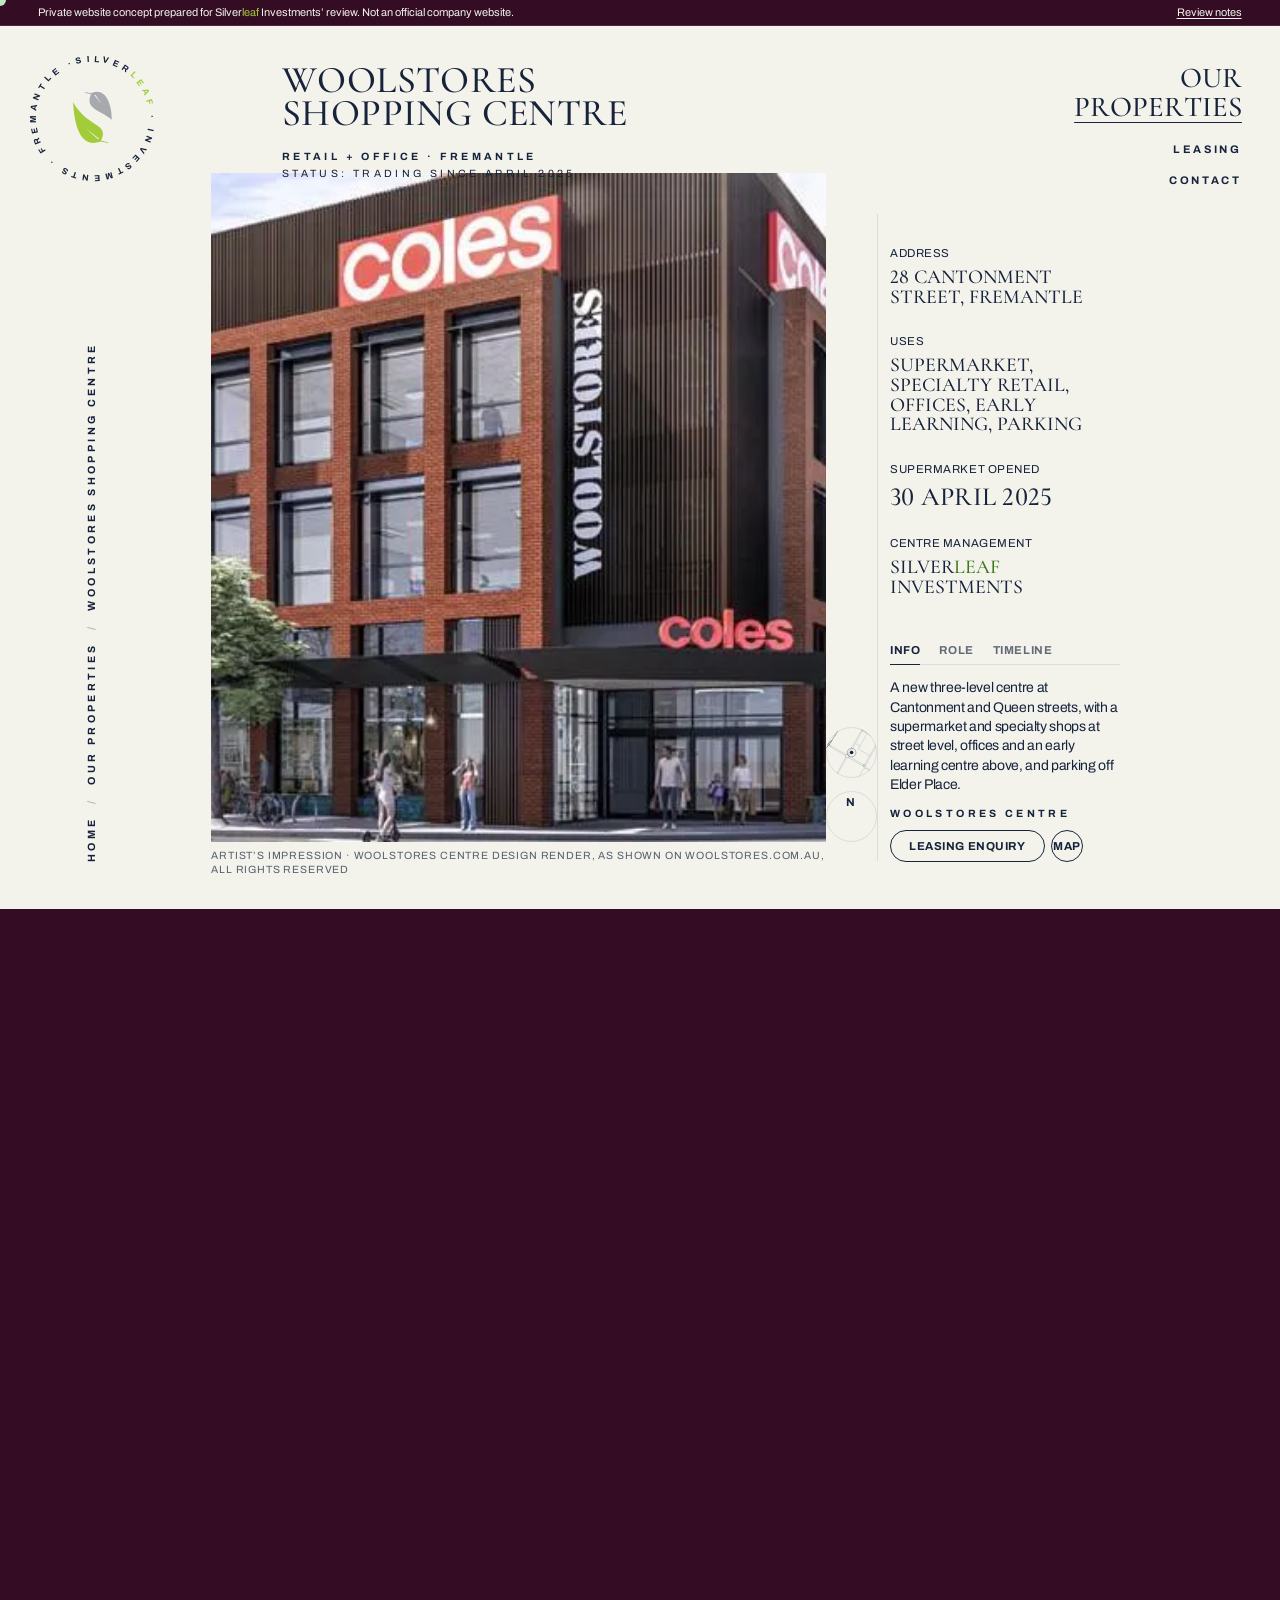
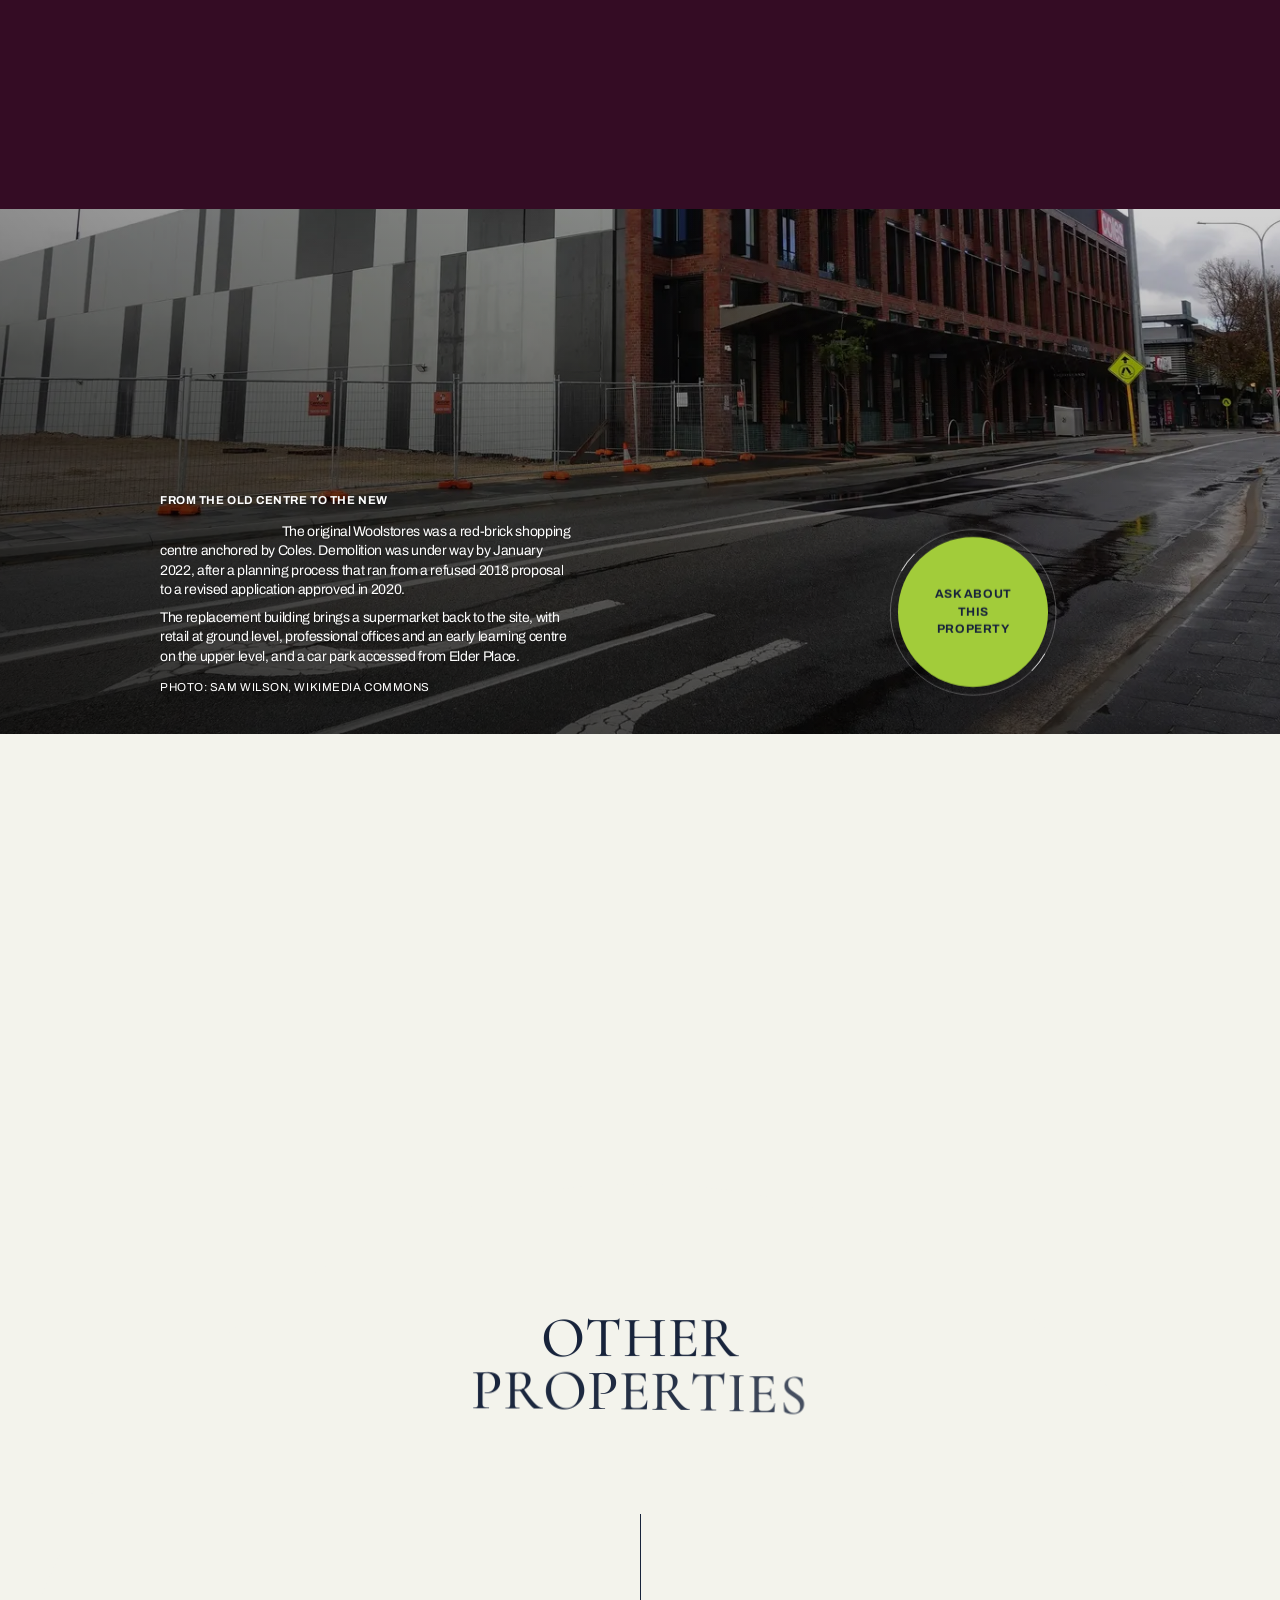
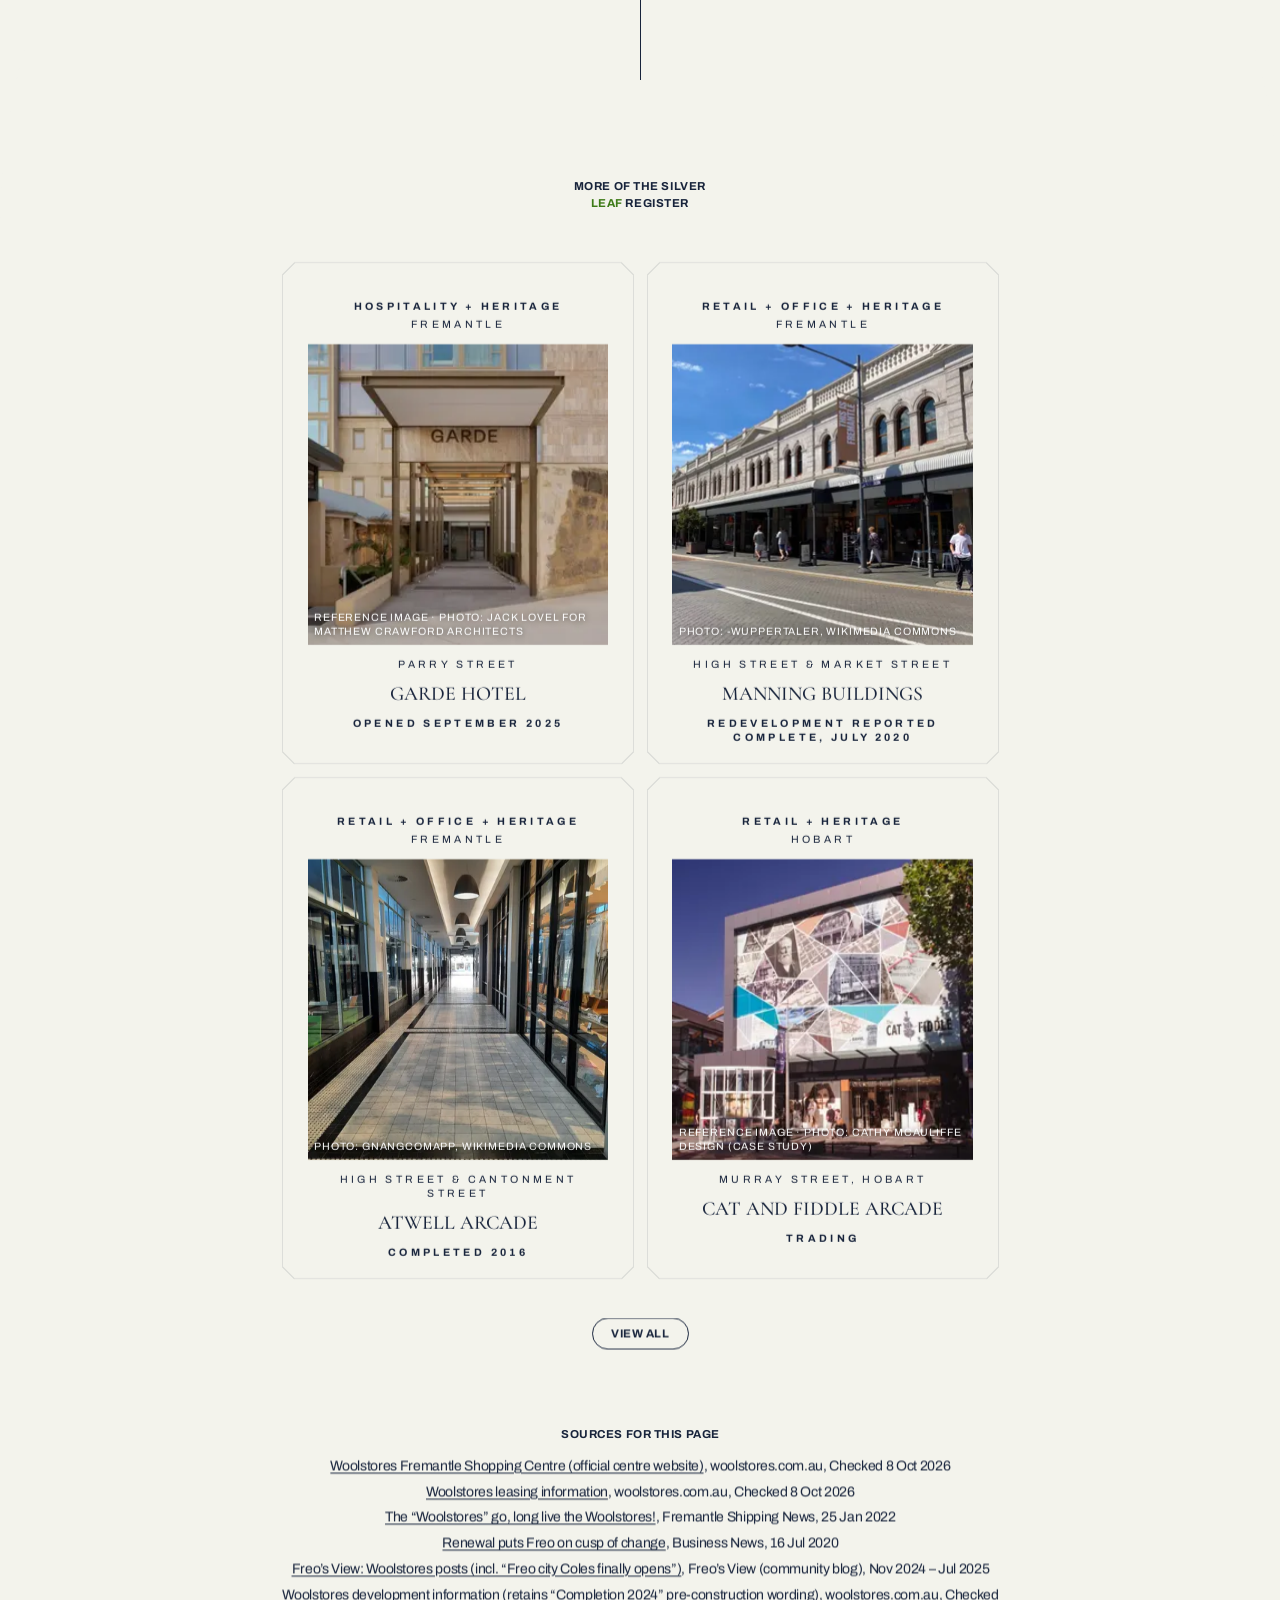
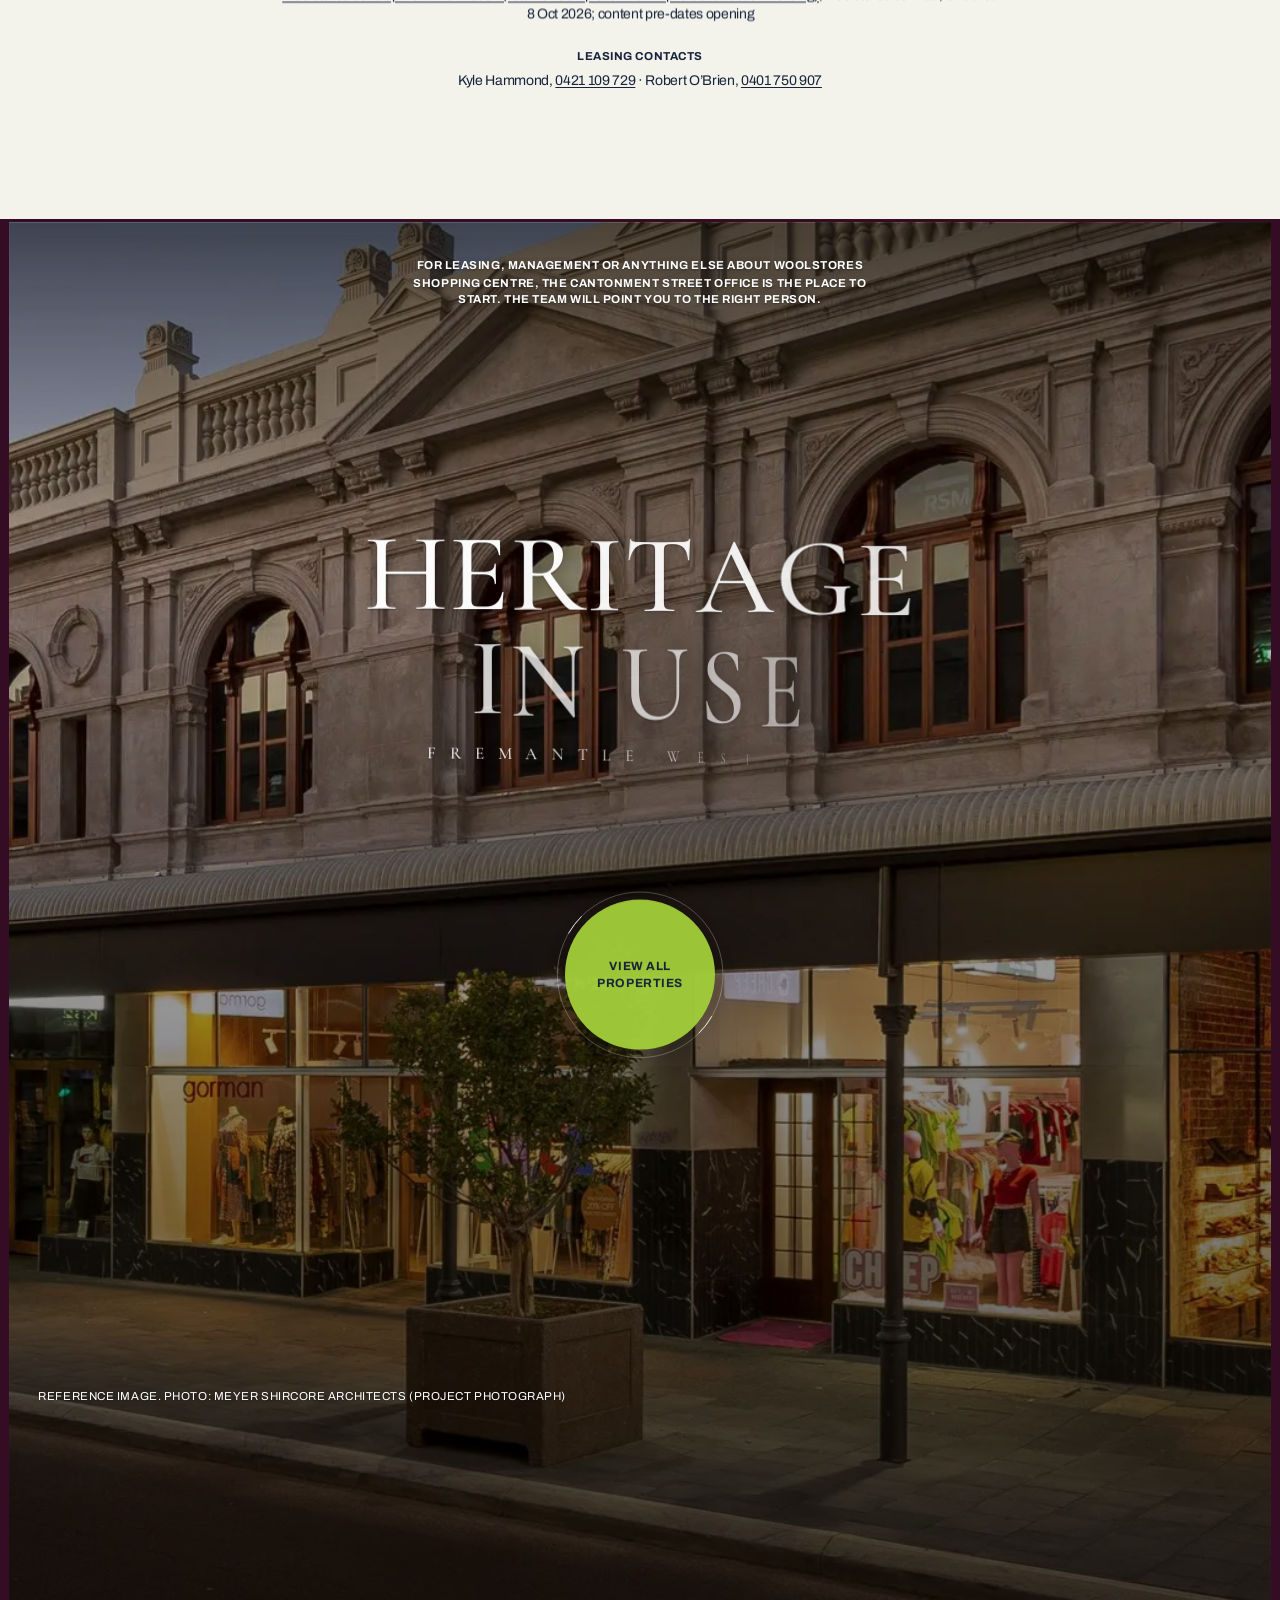
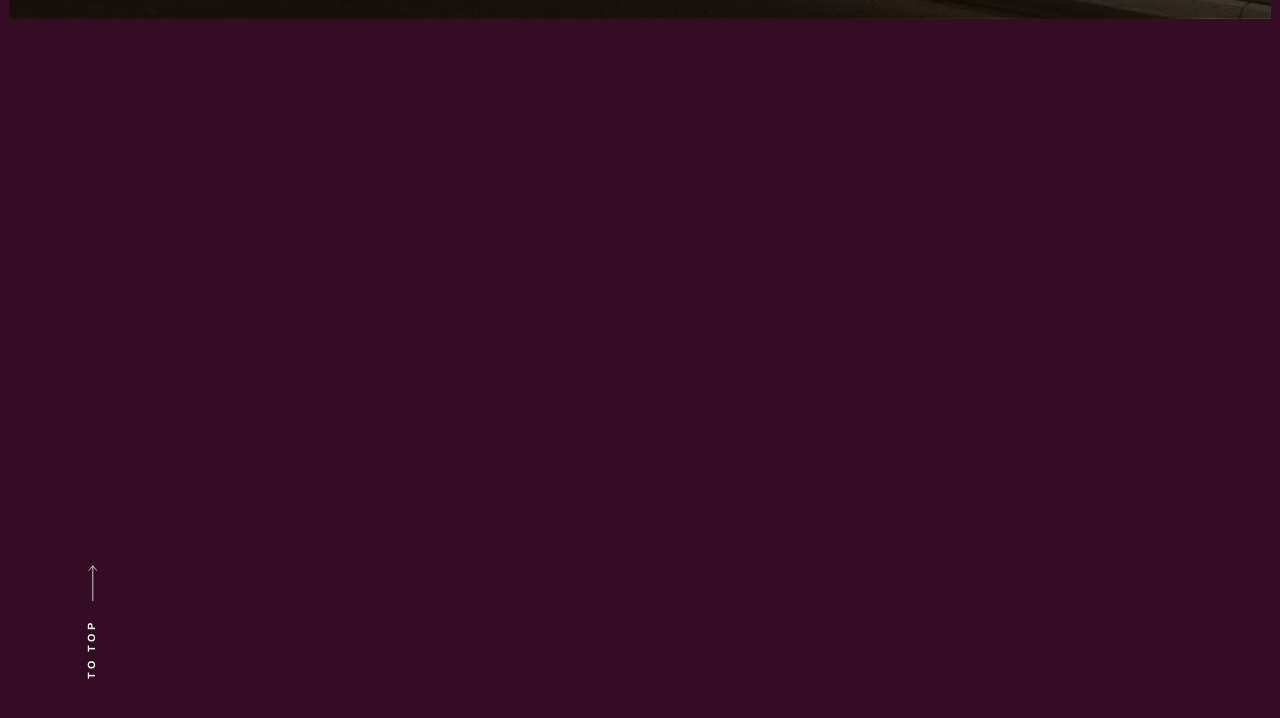
<file: portfolio/woolstores/index.html>
<!DOCTYPE html><html lang="en-AU" class="no-js"><head><meta charset="utf-8"><meta name="viewport" content="width=device-width, initial-scale=1"><title>Woolstores Shopping Centre (concept)</title><meta name="description" content="Woolstores Shopping Centre, 28 Cantonment Street, Fremantle WA 6160. A new three-level centre at Cantonment and Queen streets, with a supermarket and specialty shops at street level, offices and an early learning centre above, and parking off Elder Place."><meta name="robots" content="noindex, nofollow, noarchive, nosnippet, noimageindex"><meta name="googlebot" content="noindex, nofollow"><meta property="og:type" content="website"><meta property="og:site_name" content="Silverleaf Investments"><meta property="og:locale" content="en_AU"><meta property="og:title" content="Woolstores Shopping Centre"><meta property="og:description" content="Woolstores Shopping Centre, 28 Cantonment Street, Fremantle WA 6160. A new three-level centre at Cantonment and Queen streets, with a supermarket and specialty shops at street level, offices and an early learning centre above, and parking off Elder Place."><meta name="twitter:card" content="summary_large_image"><meta name="referrer" content="strict-origin-when-cross-origin"><meta name="theme-color" content="#340c24"><link rel="icon" href="../../favicon.svg" type="image/svg+xml"><link rel="preload" href="../../assets/cormorant-garamond-latin-wght-normal.CUoBjw-S.woff2" as="font" type="font/woff2" crossorigin><link rel="preload" href="../../assets/mrs-saint-delafield-latin-400-normal.DistX2Vi.woff2" as="font" type="font/woff2" crossorigin><link rel="preload" href="../../assets/archivo-latin-wdth-normal.DY7AcnAa.woff2" as="font" type="font/woff2" crossorigin><script>
      (function () {
        var r = document.documentElement;
        r.classList.remove('no-js');
        if ('scrollRestoration' in history) history.scrollRestoration = 'manual';
        var reduce = window.matchMedia('(prefers-reduced-motion: reduce)').matches;
        if (!reduce) r.classList.add('motion');
        // Arriving through the page-change wipe: start covered, and the stylesheet lifts the panel away.
        try {
          if (!reduce && sessionStorage.getItem('sl-wipe')) {
            sessionStorage.removeItem('sl-wipe');
            r.classList.add('wipe-in');
          }
        } catch (e) {
          /* storage unavailable: no arrival wipe */
        }
        r.style.setProperty('--svh', window.innerHeight + 'px');
        // Failsafe: if the motion script never runs, show everything.
        setTimeout(function () {
          if (!r.classList.contains('motion-ready')) r.classList.remove('motion');
        }, 4000);
      })();
    </script><link rel="stylesheet" href="../../assets/EraLayout.7Xu97_WC.css"><style>.amen-area{height:calc(var(--vh) * 2.5 + 50rem);position:relative}.amen-screen{position:sticky;top:0}.amen-s{height:var(--vh);position:relative}.amen-cms{height:100%;position:relative}.amen-item{height:100%;display:none;position:absolute;inset:0}.amen-item:first-child{display:block;position:relative}.amen-slide{z-index:0;flex-direction:column;justify-content:flex-end;height:100%;display:flex;position:relative}.amen-slide__b{z-index:1;position:relative}.amen-slide__label{grid-area:1/2/2/6}.amen-slide__desc{grid-area:2/2/3/6}.amen-item--text .amen-slide__img:after{content:"";z-index:1;pointer-events:none;background:linear-gradient(to top right,#0009,#0000 65%);position:absolute;inset:0}.amen-para+.amen-para{margin-top:var(--s12)}.amen-para{max-width:52ch}.amen-credit{margin-top:var(--s16)}.amen-slide__img{z-index:0;top:0;bottom:0;left:calc(var(--off) * -1);right:calc(var(--off) * -1);position:absolute}.amen-tabs-w{z-index:1;left:0;right:0;top:var(--s160);position:absolute}.amen-tabs{grid-area:1/7/2/10;position:relative}.amen-tabs__list{flex-direction:column;align-items:flex-start;display:flex}.amen-tab{text-align:left;opacity:.4;transition:opacity var(--dur-s) var(--e-out)}.amen-tab:hover,.amen-tab.is-active{opacity:1}.amen-tabs__line{top:0;bottom:0;left:calc(var(--s16) * -1);background:var(--line);width:1.25px;position:absolute}.amen-tabs__hilight{width:100%;height:calc(40 * var(--u));background:var(--fg);border-radius:2px}.amen-btn-w{z-index:2;left:0;right:0;bottom:var(--s48);pointer-events:none;position:absolute}.amen-btn{pointer-events:auto;grid-area:1/8/2/10}.amen-themes{inset:0 0 var(--vh) 0}.amen-themes__light{height:35rem}@media (width<=991px){.amen-slide__label{grid-area:1/2/2/5}.amen-slide__desc{grid-area:2/1/3/5}.amen-tabs-w{top:var(--s272)}.amen-tabs{grid-area:1/2/2/5}}
.btn-list{gap:var(--s8);flex-wrap:wrap;display:flex}.btn-list.center{justify-content:center}.btn{height:calc(40 * var(--u));padding:var(--s12) var(--s24);border-radius:calc(40 * var(--u));color:var(--fg);white-space:nowrap;pointer-events:auto;justify-content:center;align-items:center;display:inline-flex;position:relative}.btn--circle{width:calc(40 * var(--u));padding:0 var(--s12)}.btn__label{z-index:1;transition:color var(--dur-m) var(--e-out);position:relative;overflow:clip}.btn__bg{z-index:0;border:1px solid var(--fg);border-radius:inherit;position:absolute;inset:0;overflow:clip}.btn__fill{background:var(--fg);height:100%;transition:transform var(--dur-m) var(--e-out), border-radius var(--dur-m) var(--e-out);border-radius:50% 50% 0 0;position:absolute;top:0;left:0;right:0;transform:translateY(101%)}@media (width>=992px){.btn:hover .btn__label{color:var(--bg)}.btn:hover .btn__fill{border-radius:0;transform:translateY(0)}}.btn[disabled]{opacity:.4;cursor:not-allowed}@media (width<=991px){.btn{height:calc(48 * var(--u));padding:var(--s12) var(--s24);border-radius:calc(48 * var(--u))}.btn--circle{width:calc(48 * var(--u))}}
</style><link rel="stylesheet" href="../../assets/_slug_.BKOkgd3a.css"><style>.decor i{display:block;position:absolute}.decor .dt,.decor .db{left:var(--dc);right:var(--dc);background:currentColor;height:1px}.decor .dt{top:0}.decor .db{bottom:0}.decor .dl,.decor .dr{top:var(--dc);bottom:var(--dc);background:currentColor;width:1px}.decor .dl{left:0}.decor .dr{right:0}.decor .dc{width:var(--dc);height:var(--dc)}.decor .tl{background:linear-gradient(to bottom right,#0000 calc(50% - .6px),currentColor calc(50% - .6px) calc(50% + .6px),#0000 calc(50% + .6px));top:0;left:0}.decor .br{background:linear-gradient(to bottom right,#0000 calc(50% - .6px),currentColor calc(50% - .6px) calc(50% + .6px),#0000 calc(50% + .6px));bottom:0;right:0}.decor .tr{background:linear-gradient(to bottom left,#0000 calc(50% - .6px),currentColor calc(50% - .6px) calc(50% + .6px),#0000 calc(50% + .6px));top:0;right:0}.decor .bl{background:linear-gradient(to bottom left,#0000 calc(50% - .6px),currentColor calc(50% - .6px) calc(50% + .6px),#0000 calc(50% + .6px));bottom:0;left:0}
.pcard-item{min-width:0}.pcard{aspect-ratio:392/544;width:100%;height:100%;padding:var(--s48) var(--s32) var(--s24);color:var(--fg);display:block;position:relative}.pcard__c{z-index:3;position:relative}.pcard__img{aspect-ratio:1;position:relative;overflow:clip}.pcard__img picture,.pcard__img .img{width:100%;height:100%;display:block}.pcard__img .img{object-fit:cover;transition:transform var(--dur-l) var(--e-out)}.pcard__credit{left:var(--s8);right:var(--s8);bottom:var(--s8);color:var(--white);letter-spacing:.08em;text-shadow:0 0 6px #0009;position:absolute}.pcard__name{text-wrap:balance}.pcard__decor{z-index:1;pointer-events:none;color:var(--line);position:absolute;inset:0}.pcard__decor .decor{position:absolute;inset:0}.pcard__shadow{z-index:0;border-radius:var(--s32);pointer-events:none;opacity:0;box-shadow:0 calc(24 * var(--u)) calc(64 * var(--u)) #17233b1f;transition:opacity var(--dur-m) var(--e-out);position:absolute;inset:0}@media (width>=992px){.pcard.is-link:hover .pcard__shadow{opacity:1}.pcard.is-link:hover .pcard__img .img{transform:scale(1.04)}}.pcard.is-link:focus-visible{outline-offset:-4px}@media (width<=991px){.pcard{aspect-ratio:auto;padding:var(--s48) var(--s24) var(--s32)}.pcard__shadow{display:none}}
.logo-lockup{width:100%;height:auto;display:block;overflow:visible}.cta-w{position:relative}.cta-s{z-index:1;aspect-ratio:144/168;pointer-events:none;position:relative}.cta-desc{pointer-events:auto;grid-area:1/4/2/8}.cta-sec .lf{text-shadow:0 0 10px #0000008c}.cta-sec .grad.top{background-image:linear-gradient(#0000009e,#00000040 60%,#0000)}.cta-title{pointer-events:auto;grid-area:1/3/2/9}.cta-btn{flex-direction:column;align-items:center;display:flex}.img-p{object-fit:cover;flex:none;width:100%;height:140%}.cta-credit{z-index:2;left:var(--off);bottom:calc(var(--off) + var(--cell-v) * 2 + var(--gap) + var(--s16));position:absolute}.ftr-w{margin-top:calc((var(--off) + var(--cell-v) * 2 + var(--gap)) * -1);position:relative}.ftr-top{z-index:1200;left:0;top:calc(100% - var(--off));height:var(--cell-h);transform-origin:0 0;align-items:center;gap:var(--s24);color:var(--fg);position:absolute;transform:rotate(-90deg)}.ftr-top .sdown__arrow{transform:none}.ftr-s{z-index:1;height:var(--vh);flex-direction:column;justify-content:space-between;display:flex;position:relative}.ftr-s__t{flex:1}.ftr-s__b{flex-direction:column;flex:1;justify-content:flex-end;display:flex}.ftr-contact{flex-direction:column;grid-area:1/3/2/9;align-items:center;display:flex}.ftr-logo{width:calc(150 * var(--u));color:var(--fg)}.ftr-phone{color:var(--fg);white-space:nowrap}.ftr-address{padding:0 var(--s48);text-align:center;flex-direction:column;grid-area:2/5/3/7;align-items:center;display:flex}.ftr-info{flex-direction:column;grid-area:1/3/2/6;justify-content:flex-end;display:flex}.ftr-credits{flex-direction:column;grid-area:1/6/2/9;justify-content:flex-end;align-items:flex-end;display:flex}.ftr-bg{z-index:-1;bottom:100%;left:calc(var(--off) * -1);right:calc(var(--off) * -1);height:calc(var(--vh) * 2);background:var(--bg);position:absolute}@media (width<=991px){.cta-s{aspect-ratio:2/6}.cta-desc,.cta-title,.ftr-contact{grid-area:1/1/2/5}.ftr-address{margin:0 calc(var(--gap) * -1);grid-area:2/2/3/4;padding:0}.ftr-info{grid-area:1/1/2/3}.ftr-credits{grid-area:1/3/2/5}}
</style></head><body class="on-light"><a class="skip" href="#main">Skip to content</a><aside class="notice" aria-label="Concept notice"><span>Private website concept prepared for Silver<span class="lf">leaf</span> Investments’ review. Not an official company website.</span><a href="../../review-notes/index.html">Review notes</a></aside><header class="hdr"><a class="hdr-logo on-light" data-theme href="../../" aria-label="Silverleaf Investments, home"><span class="symbol hdr-logo__sym"><svg class="logo-mark leaf-mark" viewBox="31.42 0.2 40 40" aria-hidden="true"><path fill="var(--logo-grey, #A7A9AC)" fill-rule="evenodd" d="M50.718 1.905 C44.854 14.170 57.644 14.059 66.083 22.031 C66.268 8.605 60.378 -2.847 50.718 1.905Z M52.982 3.493 L53.197 3.773 L53.413 4.052 L53.632 4.330 L53.851 4.607 L54.072 4.882 L54.294 5.156 L54.518 5.429 L54.743 5.700 L54.970 5.970 L55.198 6.239 L55.427 6.507 L55.658 6.773 L55.890 7.037 L56.123 7.301 L56.358 7.563 L56.594 7.824 L56.831 8.084 L57.070 8.342 L57.310 8.599 L57.552 8.854 L57.795 9.109 L58.039 9.362 L58.285 9.613 L58.315 9.587 L58.096 9.312 L57.878 9.036 L57.662 8.759 L57.448 8.482 L57.236 8.203 L57.025 7.923 L56.815 7.642 L56.607 7.360 L56.401 7.077 L56.196 6.793 L55.993 6.508 L55.792 6.222 L55.592 5.935 L55.394 5.648 L55.197 5.359 L55.002 5.069 L54.809 4.778 L54.617 4.486 L54.427 4.193 L54.238 3.899 L54.051 3.604 L53.866 3.308 L53.681 3.010Z"></path><path fill="var(--logo-grey, #A7A9AC)" d="M53.302 1.922 L52.980 1.925 L52.662 1.924 L52.344 1.919 L52.027 1.910 L51.710 1.897 L51.394 1.880 L51.077 1.858 L50.762 1.833 L50.447 1.804 L50.132 1.770 L49.817 1.733 L49.503 1.691 L49.190 1.645 L48.876 1.595 L48.564 1.541 L48.251 1.483 L47.939 1.421 L47.628 1.355 L47.317 1.285 L47.006 1.210 L46.696 1.132 L46.386 1.049 L46.075 0.961 L45.925 1.439 L46.233 1.546 L46.544 1.649 L46.856 1.748 L47.168 1.844 L47.482 1.935 L47.796 2.022 L48.112 2.105 L48.428 2.184 L48.745 2.259 L49.064 2.329 L49.383 2.396 L49.703 2.458 L50.024 2.517 L50.346 2.571 L50.669 2.621 L50.993 2.667 L51.317 2.709 L51.643 2.746 L51.970 2.780 L52.297 2.809 L52.625 2.834 L52.955 2.855 L53.282 2.872Z"></path><path fill="var(--leaf, #A2CC3A)" fill-rule="evenodd" d="M57.532 38.500 C64.951 23.866 48.748 29.249 36.760 8.724 C37.833 27.298 42.806 44.085 57.532 38.500Z M56.430 36.212 L56.016 35.909 L55.604 35.606 L55.193 35.301 L54.784 34.995 L54.375 34.687 L53.968 34.377 L53.561 34.067 L53.156 33.754 L52.752 33.440 L52.349 33.125 L51.947 32.808 L51.547 32.489 L51.147 32.169 L50.749 31.848 L50.351 31.525 L49.955 31.200 L49.560 30.874 L49.166 30.546 L48.773 30.217 L48.382 29.887 L47.991 29.554 L47.602 29.221 L47.214 28.885 L47.186 28.915 L47.551 29.276 L47.917 29.636 L48.284 29.994 L48.652 30.352 L49.022 30.707 L49.393 31.062 L49.766 31.415 L50.140 31.767 L50.515 32.117 L50.891 32.466 L51.269 32.814 L51.648 33.160 L52.028 33.505 L52.410 33.849 L52.793 34.191 L53.178 34.532 L53.563 34.872 L53.950 35.210 L54.339 35.547 L54.728 35.882 L55.119 36.216 L55.512 36.549 L55.905 36.880Z"></path><path fill="var(--leaf, #A2CC3A)" d="M56.141 37.900 L56.449 38.012 L56.760 38.121 L57.073 38.226 L57.386 38.327 L57.700 38.423 L58.014 38.516 L58.330 38.604 L58.646 38.688 L58.963 38.768 L59.280 38.843 L59.599 38.915 L59.918 38.982 L60.238 39.045 L60.559 39.104 L60.880 39.159 L61.202 39.210 L61.525 39.256 L61.849 39.299 L62.173 39.337 L62.498 39.371 L62.824 39.401 L63.150 39.427 L63.476 39.449 L63.524 38.951 L63.204 38.910 L62.886 38.866 L62.569 38.817 L62.254 38.764 L61.940 38.708 L61.627 38.647 L61.316 38.583 L61.006 38.515 L60.696 38.442 L60.389 38.366 L60.082 38.286 L59.776 38.202 L59.472 38.114 L59.169 38.022 L58.867 37.926 L58.567 37.826 L58.267 37.722 L57.969 37.615 L57.672 37.503 L57.376 37.388 L57.081 37.269 L56.788 37.146 L56.493 37.017Z"></path></svg></span><span class="hdr-logo__ring" data-logo-ring aria-hidden="true"><svg viewBox="0 0 120 120"><defs><path id="ring" d="M60,60 m-47,0 a47,47 0 1,1 94,0 a47,47 0 1,1 -94,0"></path></defs><text><textPath href="#ring" startOffset="0" textLength="292">SILVER<tspan class="ring-leaf">LEAF</tspan> · INVESTMENTS · FREMANTLE · </textPath></text></svg></span></a><nav class="hdr-nav on-light" data-theme aria-label="Main"><div class="hdr-nav__list desk-f"><a class="u-link hdr-nav__main h6" href="../../portfolio/index.html" aria-current="page"><span class="u-link__t">Our<br>Properties</span><span class="u-link__line" aria-hidden="true"></span></a><span class="u24" aria-hidden="true"></span><a class="nav-l2 l2" href="../../leasing/index.html"><span class="roll"><span class="roll__t">Leasing</span><span class="roll__t" aria-hidden="true">Leasing</span></span></a><span class="nav-gap" aria-hidden="true"></span><a class="nav-l2 l2" href="../../contact/index.html"><span class="roll"><span class="roll__t">Contact</span><span class="roll__t" aria-hidden="true">Contact</span></span></a></div><button class="hdr-menu-btn mob-f l2" type="button" aria-expanded="false" aria-controls="menu" data-menu-btn><span data-menu-label>Menu</span><span class="hdr-menu-btn__ico" aria-hidden="true"><i></i><i></i></span></button></nav></header><nav class="crumbs desk-f on-light" data-theme aria-label="Breadcrumb"><a class="l2 roll crumbs__item" href="../../"><span class="roll__t">Home</span><span class="roll__t" aria-hidden="true">Home</span></a><span class="l2 crumbs__sep" aria-hidden="true">/</span><a class="l2 roll crumbs__item" href="../../portfolio/index.html"><span class="roll__t">Our properties</span><span class="roll__t" aria-hidden="true">Our properties</span></a><span class="l2 crumbs__sep" aria-hidden="true">/</span><span class="l2 crumbs__item is-active" aria-current="page">Woolstores Shopping Centre</span></nav><div class="menu on-color" id="menu" data-menu hidden><nav class="menu__list" aria-label="Menu"><a class="h3" href="../../">Home</a><a class="h3" href="../../portfolio/index.html">Our properties</a><a class="h3" href="../../about/index.html">About</a><a class="h3" href="../../leasing/index.html">Leasing</a><a class="h3" href="../../contact/index.html">Contact</a></nav><p class="l1 menu__foot">Level 2, 25 Cantonment Street, Fremantle WA 6160<br><a href="tel:+61893355492">08 9335 5492</a></p></div><div class="tips" data-tips aria-hidden="true"></div><main id="main" tabindex="-1"><section class="section clip on-light lot-sec" data-bg="light" aria-labelledby="lot-title"><div class="ctn"><div class="lot-s"><div class="lot-info"><div class="grid lot-info__g"><div class="lot-info__c"><div class="lot-head"><div class="u48"></div><div class="u96 mob"></div><div class="lot-head__num"><h1 id="lot-title" class="h4" data-r="h">Woolstores Shopping Centre</h1><div class="minimap mob-f lot-head__map"><figure class="minimap__map"><svg viewBox="176.7 63.5 260 260" role="img" aria-label="Position of Woolstores Shopping Centre in central Fremantle"><g aria-hidden="true"><path d="M446.7 137.5L442.4 143.4L413.1 194.6L405.8 207.9L403.2 212.4L381.5 251.7L378.7 257.3L375.9 260" class="mm-st mm-minor"></path><path d="M914.7 159.1L902.8 163.3L877.1 172.4L865.8 176.6L841.7 185.5L806 198.5L777.2 209.2L746.2 220.1L736.1 223.6" class="mm-st mm-major"></path><path d="M643.8 137.5L649.1 135L651.7 133.5L656.6 131.6L721.9 106.9L815.1 72.2L881.8 46.5" class="mm-st mm-minor"></path><path d="M567.7 534.6L566.1 537.8L562.6 540.7L558.5 541.6L554.2 540.7L550.7 537.8L548.9 533.1L549.7 528.1L552.1 524.8L556.4 522.7L560.6 522.7L563.5 523.9L566.3 526.4L567.9 530L567.7 534.6" class="mm-st mm-major"></path><path d="M306.2 835.6L334.9 809.6L382.5 769.3L459 706.2L488.4 681.8L491.9 678.8L492.8 678" class="mm-st mm-major"></path><path d="M287 202.2L290.3 197.1L356.6 81.5L359 77.1L367.6 61.1L378.6 41.8L385.7 33.5" class="mm-st mm-minor"></path><path d="M439.8 125.9L440.7 124.5L442.2 123.3L443.6 122.5L445.4 122L447 122L449.3 122.4L451.3 123.6L452.8 125.2L453.8 126.9L454.2 128.6L454.3 130.6L453.8 132.5L453 134.1L451.7 135.5L450.1 136.6L448.5 137.2L446.7 137.5L444.2 137.1L441.9 136L440 134.1L439 132L438.7 130L439 127.7L439.8 125.9" class="mm-st mm-minor"></path><path d="M568 -60L572.1 -65.6L574.7 -69.5L580 -76.9L584.1 -82.3L589.7 -86.4" class="mm-st mm-minor"></path><path d="M261.8 839.8L249.6 826.8L234.8 812.1L217.6 797L205.4 786.6L194.1 777L126.6 724.8L114.3 717.3L94.1 709.6L80.7 706L71.7 703.9L63.3 702.6L61.8 702.3L51.6 702.3L41.2 704L28.5 707L-8.9 720.3L-30.1 729" class="mm-st mm-major"></path><path d="M497.7 499.9L500.7 494.9L532.1 440.6L561.6 391.1L563.6 384.7" class="mm-st mm-minor"></path><path d="M252 510.6L247.1 504.5L242.2 494.3L227.1 454.2L217.2 426L216.7 424.5L213.6 416.9L211.3 410.5L193.8 363.2L188.7 348.4L185.9 340.6L181.5 328.6L179.3 322.5L175.3 307.6L160.8 266.4L149.5 236.7L133.1 204.2L129.5 195.3" class="mm-st mm-major"></path><path d="M324.3 554.4L323.2 555.2L319.3 558.2L296.4 578.3L288.8 584.6L282.8 587.4L278.3 588" class="mm-st mm-minor"></path><path d="M397.2 622.7L402.2 607.9L402.6 603.9L402.3 601.3" class="mm-st mm-minor"></path><path d="M452.4 471.5L449.7 476.6L449 477.9L444.3 485.3L443 487.2L434.1 502.7L424.4 519L422.8 519.6L417.3 521.5L408.8 521.5L391.8 512L367 497.4L364.5 495.7L337 480.3L298.2 457.4L288 451.3" class="mm-st mm-minor"></path><path d="M344.3 943.6L352.2 935.5L354.6 933.4L392.2 900.7L444.1 855.5L560.1 759.1L564.8 755.4L567.3 753.3L572.3 749.5" class="mm-st mm-minor"></path><path d="M218.9 414.9L213.6 416.9L211.6 417.6L209.5 418.4L78.3 466L-1.7 496.1L-5.8 497.4L-76.9 523.3L-81 524.7L-85.4 526.4L-156.8 552.5L-161.9 554.3" class="mm-st mm-minor"></path><path d="M-131.7 430.2L-125.8 435L-124.1 436.2L-121.2 438.2L-114.5 443.1L-110.7 447.4L-106.9 454.4L-103.7 463.1L-82.5 520.6L-81 524.7L-79 530.1L-35.1 649.3L-32.8 655.4L-28.5 667.2L-11.2 713.9L-8.9 720.3" class="mm-st mm-minor"></path><path d="M-62 358.8L-59.6 361L-49.4 371.2L-43.4 380.5L-23.8 434.7L-3.4 491L-1.7 496.1L22.6 562.6L44.3 621.8L62.3 671.2L70 691.7L72.1 697.9L71.7 703.9" class="mm-st mm-minor"></path><path d="M270 573L267.3 572.2L263.2 573.2L133.7 620.2" class="mm-st mm-minor"></path><path d="M106.4 544.5L111.5 542.4L123.8 537.9L179.8 517.4L186.1 515.4L196.9 511.4L218.8 503.2L239.5 495.5L241.1 494.7L242.2 494.3" class="mm-st mm-minor"></path><path d="M159.4 691.8L142.7 645.4L133.7 620.2L106.4 544.5L102.7 534.1L80.3 471.7L78.3 466L76.7 460.7L66 432.3L50.8 389.6L25.1 314.6L11.9 281.9L9.9 278L7.3 274.3L6.6 273.7L4.3 271.9" class="mm-st mm-minor"></path><path d="M204.4 135.3L218.1 113.4L223 105.9" class="mm-st mm-major"></path><path d="M203.7 160L210.5 164.6L226.9 175L242.8 183.9L274.2 200.5L279.8 203.5" class="mm-st mm-minor"></path><path d="M164 265.2L160.8 266.4L159.1 267.1L156.4 268.1L29.4 313L25.1 314.6" class="mm-st mm-minor"></path><path d="M185.9 340.6L184.3 341.2L182.6 341.8L117.6 364.5L112.5 366.4L101 370.7L50.8 389.6" class="mm-st mm-minor"></path><path d="M977.4 319L874.9 328.2L812.9 333.8L807.3 333.4L802.9 331.5L795.2 329" class="mm-st mm-minor"></path><path d="M1033.1 604.1L1025.9 605L1021.4 605.5L1016.5 606.1L961.5 611.2L895.4 616.9L867.4 619.4L846 620.6L834.2 621.2L826.3 619.2L818.6 614.5L792.9 595.5L779.8 585.4L769.1 575L764.5 564.7L763.4 561.1L758.5 533.9L751.8 482.3" class="mm-st mm-minor"></path><path d="M462.1 322.5L454.8 320L381.1 275.3L376.2 272.6L370.4 268.3L368.5 265" class="mm-st mm-minor"></path><path d="M945.3 270.7L909.6 283.6L872.4 297.1L846.5 306.5L814 318.1L795.2 329L786.2 330.5L752.1 342.9" class="mm-st mm-minor"></path><path d="M624.5 388.4L598 397.1L589.5 397.7L563.6 384.7" class="mm-st mm-minor"></path><path d="M-28.5 667.2L62.3 671.2" class="mm-st mm-minor"></path><path d="M-32.8 655.4L-44.5 659.4L-107.6 682.6L-112.4 684.5" class="mm-st mm-minor"></path><path d="M-66.9 759.6L-67.8 762.5L-69.5 765L-72 767L-75 768.1L-78.2 768.3L-81.3 767.6L-84 765.9L-86.2 763.4L-87.5 760.4L-87.8 757.1L-87 754L-85.8 751.7L-84.1 749.9L-81.9 748.5L-80.5 747.9L-79.1 747.5L-77.6 747.4L-74.5 747.7L-71.6 749L-69.3 751L-67.6 753.6L-66.8 756.6L-66.9 759.6" class="mm-st mm-major"></path><path d="M-77.6 747.4L-60.9 739.2L-53.3 736.2L-30.1 729" class="mm-st mm-major"></path><path d="M-30.1 729L-51.5 740.4L-57.6 745.2L-60.6 747.5L-66.8 756.6" class="mm-st mm-major"></path><path d="M289 219.1L287.4 219.7L285.8 220L283.9 220L282.2 219.7L281.2 219.3L279.4 218.3L277.9 216.9L277.3 216.1L276.2 214L275.8 211.7L275.8 209.6" class="mm-st mm-minor"></path><path d="M278.3 588L277.4 590.9L275.7 593.5L159.4 691.8L155.5 695.3L134.4 714.4L130.2 719.1L126.6 724.8" class="mm-st mm-minor"></path><path d="M270 573L270.7 569L270.2 563L252.7 520L251.4 516.5L252 510.6" class="mm-st mm-mall"></path><path d="M270 573L273.5 575.6L275.8 579.2L277.6 583.9L278.3 588" class="mm-st mm-minor"></path><path d="M376.2 272.6L369 275.7L365.3 278.4L332.8 336.9L332.5 337.5L324.7 352.2L323.7 353.2L321.3 354.8L320.5 355.7L319.7 356.5L316.1 362.9L314.4 366.6L313.8 368.7L313.4 371.3L313.6 374L315.6 379.8" class="mm-st mm-minor"></path><path d="M562.4 285L559.5 276.8L527.1 184.2L527.2 175.1" class="mm-st mm-minor"></path><path d="M385.7 33.5L353.2 14.7L301.9 -14.9L294.7 -19.1" class="mm-st mm-minor"></path><path d="M459 706.2L452.7 698.7L432.9 675L399 634.8L392.9 627.7" class="mm-st mm-minor"></path><path d="M315.6 379.8L321 394.5L322 396.5L323.3 398.1L374.4 428.6L386.8 434.6L398.1 440.8L452.4 471.5L489.7 493.5L494.3 497.9" class="mm-st mm-minor"></path><path d="M583.1 -28.6L575 -46.2" class="mm-st mm-major"></path><path d="M682.1 245.6L679.8 238.6L677.3 232.1L648.2 149.8L643.8 137.5" class="mm-st mm-major"></path><path d="M527.2 175.1L537.3 175.8L543.7 175.1L601.9 153.9L634.3 141.6" class="mm-st mm-minor"></path><path d="M129.5 195.3L127.1 196.3L121.9 198.6" class="mm-st mm-major"></path><path d="M47.4 226L57.8 220.2L72.4 214.3" class="mm-st mm-major"></path><path d="M867.4 619.4L868.6 625.6L873.2 654L874.4 657.8L875.9 661.4L877.9 666.2L880.8 677.4L890.1 708.9L896.4 733.9L914.1 804.5L919.8 827.2" class="mm-st mm-minor"></path><path d="M192.4 154.4L187.3 159.7L182.8 164.2" class="mm-st mm-major"></path><path d="M-243.9 308.4L-224.2 290.8L-194 261.4L-188.5 256.2L-150.1 220.4L-147.2 217.6L-145.8 216.6L-139 214.8L-134.6 214.3L-127.7 212.7L-121.5 210.7L-114.3 206.7L-92.1 182.1L-82.7 171.3L-71.5 158.4L-65.6 151.7L10.4 64.4L16.9 57.5L23.6 53.8L31.2 52.2L39.7 53.2L62.7 66.4L85.4 75.5L93.5 76.5L101.3 75.3L109.1 71.8L116 66.7L131.7 47.9L196 -28.9L336.1 -196.4L381.7 -252.6L394.3 -267.7L400.4 -275L449.9 -334.2L459.6 -350.9L581.7 -567.3L652.1 -644.5L663.2 -650.7L670.1 -651.3" class="mm-st mm-minor"></path><path d="M279.8 203.5L281.4 202.6L283.2 202.1L285.1 201.9L287 202.2" class="mm-st mm-minor"></path><path d="M121.9 198.6L99.2 207.2" class="mm-st mm-major"></path><path d="M223 105.9L228.2 97.8L229.3 96.2L253.5 54.8L256.1 50.2L276.4 13L285.5 -2.7L294.7 -19.1L301.2 -30.1L302.2 -31.8L314.2 -51.7L318.1 -57.6L322.4 -63.3L334.7 -75.9L357 -96.3L369.1 -106.9L399 -133.3L410 -143.6L414.7 -148L420.2 -152.9L425.5 -158.6" class="mm-st mm-major"></path><path d="M219.3 321L230.1 301.5L247.1 270.7L274 222.1L277.3 216.1" class="mm-st mm-minor"></path><path d="M560.6 522.7L569.4 514L584.4 505.2L623.4 483.3L636.4 476L666.6 453.6L689.9 434.3L693.5 431.5L707.4 419.5L721.1 408.2L728.6 395.5L730.5 388.6L731.6 381.1L731.7 374.7L730.7 368.5L728.8 362.4L725.8 356L723.6 350.7L720 343.3L719.3 341.4L687.6 259.6L686.3 256.4L685.6 254.6L682.1 245.6" class="mm-st mm-major"></path><path d="M575 -46.2L573.3 -47.4L565.7 -52.2L562.9 -52.6L560 -52.5L557.1 -51.5L555.1 -49.9L550.6 -44.7L547.1 -38.3L542.6 -35.4L536.2 -33.7" class="mm-st mm-minor"></path><path d="M479.9 654.2L451.1 633.8L425.9 615.9L416.3 609.9L402.3 601.3L324.3 554.4L262 516.8L254.4 512.5L252 510.6" class="mm-st mm-major"></path><path d="M537.5 620.6L533.7 631.3L526.8 642.6L519 653.1L511 661.3L509.3 663L505.3 667.2" class="mm-st mm-major"></path><path d="M550.7 564.6L549.4 559.1L551.6 548.8L551.6 547.7L551.6 543.6L550.7 537.8" class="mm-st mm-major"></path><path d="M562.6 540.7L561.8 542.6L559.9 547.2L559.1 548.8L557.4 552.2L554.5 560.8L550.7 564.6" class="mm-st mm-major"></path><path d="M310.7 373.3L313.4 380.6L315.9 387.5L306.4 391L300.3 393.2L297.5 394.1L287.4 397.8L277.4 401.5L267.5 405L261.4 407.2L255.3 409.5L249.9 411.5L244.2 413.5L227.6 419.5L224.2 420.8L222.7 421.3L220.2 414.5L218 408.4L217.6 407.2L219.4 406.5L222.9 405.3L255.3 393.5L268.7 388.5L296.7 378.4L300.9 376.8L310.7 373.3" class="mm-st mm-mall"></path><path d="M425.8 607.1L426.8 604.8L458.2 553.5L465.1 557.6L468.8 559.9L445.9 598L437.6 611.8L436.4 613.8L430.3 610.1L425.8 607.1" class="mm-st mm-mall"></path><path d="M634.3 141.6L638.9 139.6L643.8 137.5" class="mm-st mm-minor"></path><path d="M563.6 384.7L563.5 381.5L559 378.3L539.6 368.1L485.7 336.5L478.5 331.9" class="mm-st mm-minor"></path><path d="M365 261.5L357.7 257.3L296 222.8L289 219.1" class="mm-st mm-minor"></path><path d="M218.9 414.9L220.2 414.5L247.3 404.6L271.7 395.7L303.7 384.1L313.4 380.6L315.6 379.8" class="mm-st mm-mall"></path><path d="M367.6 254.9L369.1 254.3L370.2 254.2L371.2 254.2" class="mm-st mm-minor"></path><path d="M398.1 440.8L397.7 437.9L397.1 434.2L398.2 432.4L399.3 430.3L409.4 412.8L418.5 397.8L424.9 386.9L429.4 379.4L448.6 347L460.4 327.5" class="mm-st mm-mall"></path><path d="M398.8 208.7L393.1 205.4L340.5 175.4L349.5 160.3L382.3 102.6" class="mm-st mm-mall"></path><path d="M359 77.1L363.6 79.6L370.9 83.6L406.6 103.7L412.7 107.1L416.6 109.3L420.5 111.5L434.5 119.4L442.2 123.3" class="mm-st mm-minor"></path><path d="M537.4 -87.4L537.7 -75.5L538.1 -56.6L537.4 -46.1L536.2 -33.7L525 -2.9L505.6 31.3L476 83.6L456.5 118.4L452.8 125.2" class="mm-st mm-minor"></path><path d="M527.2 175.1L521.1 174.6L496 159.8L458.1 139.1L455 137.3L451.7 135.5" class="mm-st mm-minor"></path><path d="M470.2 327L473.8 321.3L482.3 315.9L494.7 309L534.6 292.8L552.5 286.3L554.5 285.5L560.8 285.5" class="mm-st mm-minor"></path><path d="M660.3 249.7L666.6 243.5L670.7 241.6L673.3 240.7L679.8 238.6" class="mm-st mm-minor"></path><path d="M679.8 238.6L689.3 235.4L697.4 233L726.3 222.4L736.1 223.6" class="mm-st mm-major"></path><path d="M682.1 245.6L676 247.6L668.7 249.9L660.3 249.7" class="mm-st mm-minor"></path><path d="M736.1 223.6L728.6 228.7L704 238L699.7 239.3L692.1 242L682.1 245.6" class="mm-st mm-major"></path><path d="M723.6 350.7L729.3 347.1L736.4 344.9L752.1 342.9" class="mm-st mm-minor"></path><path d="M699.2 361.8L705.4 357.3L710.9 355L713.6 353.3L715.2 352.3L717.4 349.5L720 343.3" class="mm-st mm-minor"></path><path d="M552 -84.8L563.9 -75L572.1 -65.6L576.6 -57.8L580 -51L583.1 -44.8L590.3 -23.4L596.7 -4.6L601.1 8.3L603.9 16L629.3 83.3L644.2 122.3L649.1 135L654.1 147.5L671.3 190.6L684 223.5L685.8 228.2L686.6 230L689.3 235.4L692.1 242L695.2 250.8L725.7 338.2L729.3 347.1L730.3 349.9L731.3 353.7L733.4 360L735.2 366.5L736.2 374.4L736.2 382.5L735.9 388.6L734.6 394.4L731.2 402.4L726.1 410.2L696.7 435.2L693.5 438.2L670.5 459.8L643.3 478.6L626.5 488.1L579.1 515.2L573.9 520L570.3 523.5L568.7 527.8L567.9 530" class="mm-st mm-major"></path><path d="M548.9 533.1L544.4 529.4L532.2 520" class="mm-st mm-minor"></path><path d="M532.2 520L546.4 523.4L552.1 524.8" class="mm-st mm-minor"></path><path d="M643.8 137.5L638.9 124.1L624.7 86.1L624.4 85.2L599.3 17.7L596.4 9.9L595.9 8.6L591.9 -2.9L585.5 -21.7L583.1 -28.6" class="mm-st mm-major"></path><path d="M447 122L450.1 114.7L470.6 80.3L500.1 28.1L519.5 -8.6L524.9 -21L528.8 -35.3" class="mm-st mm-minor"></path><path d="M589.7 -86.4L588.9 -78.4L585.3 -72.3L579.1 -62L576.6 -57.8L572.2 -52.2" class="mm-st mm-minor"></path><path d="M99.2 207.2L81.7 213.8L72.4 214.3" class="mm-st mm-major"></path><path d="M275.8 209.6L270.7 206.5L217.5 175.1L200.5 164.5L197.3 162.6" class="mm-st mm-minor"></path><path d="M72.4 214.3L80.8 207.5L96.7 201.5L119.4 192.1L127.4 188.8L135.6 185" class="mm-st mm-major"></path><path d="M179.1 158.3L192.4 154.4" class="mm-st mm-minor"></path><path d="M476.4 -127.6L473.8 -122.6L468.5 -113.3L445.6 -72.7L444 -69.9L437.1 -57.7L398.8 10.3L385.7 33.5" class="mm-st mm-minor"></path><path d="M371.2 254.2L376.2 248.8L398.8 208.7L408.2 191.8L436.9 140.6L440 134.1" class="mm-st mm-minor"></path><path d="M439 127.7L432 123.9L404.1 108.1L368.6 87.9L361.2 84L356.6 81.5" class="mm-st mm-minor"></path><path d="M454.3 130.6L460.6 134.4L500.3 156.2L523 169L527.2 175.1" class="mm-st mm-minor"></path><path d="M560.8 285.5L556.2 290.5L554.2 291.2L502.2 310.3L493.3 314.4L486.4 319.1L481.7 325.5L478.5 331.9" class="mm-st mm-minor"></path><path d="M660.3 249.7L638.6 257.6L612.8 266.9L562.4 285" class="mm-st mm-minor"></path><path d="M375.7 261.1L378.3 266.7L383.4 271.3L456.6 317.6L462.1 322.5" class="mm-st mm-minor"></path><path d="M293.5 213.8L299.3 217.1L361.1 251.3L367.6 254.9" class="mm-st mm-minor"></path><path d="M129.5 195.3L127.4 188.8" class="mm-st mm-major"></path><path d="M293.5 213.8L293 215L291.9 216.7L290.4 218.1L289 219.1" class="mm-st mm-minor"></path><path d="M192.4 154.4L195.1 141.5" class="mm-st mm-minor"></path><path d="M137.4 192L139.7 201.2L164 265.2L170.2 282.9L186.1 326.3L190.7 338.8L193.8 346.7L199.1 361.1L203.4 372.9" class="mm-st mm-major"></path><path d="M282.2 219.7L279 225.3L260.6 257.8L251.9 273.3L234.6 303.9L226.2 318.7" class="mm-st mm-minor"></path><path d="M524.7 691.9L541.3 712.1L572.3 749.5L579.5 760.7L594 786.9L607.3 813.9L616.5 834.2L628.4 860.6L643.4 892.1L653.1 912.8L659.5 926.3" class="mm-st mm-major"></path><path d="M385.7 33.5L383.4 44.1L363.6 79.6L361.2 84L300.9 192.6L296.4 200.6L293 207" class="mm-st mm-minor"></path><path d="M397.2 622.7L392.9 627.7" class="mm-st mm-minor"></path><path d="M392.9 627.7L386.7 632.8L312.1 696.3L213.8 779.2L205.4 786.6" class="mm-st mm-minor"></path><path d="M416.3 609.9L414.1 611.1L410.5 613L397.2 622.7" class="mm-st mm-minor"></path><path d="M204.4 135.3L192.4 154.4" class="mm-st mm-major"></path><path d="M505.3 667.2L500.3 672" class="mm-st mm-major"></path><path d="M253.4 502.9L262.2 510L279 520.2L428.8 612L465.8 637.3L474.4 643.3L496.4 658.8L498.8 660.7" class="mm-st mm-major"></path><path d="M601.4 816.4L589.2 789.9L583.4 779L578.4 770L567.3 753.3L546.6 728.1L536.2 715.7L512.8 685.7L509.5 681.6L508.2 680L500.3 672" class="mm-st mm-major"></path><path d="M-113.5 417.1L-87 389.9L-62 358.8L4.3 271.9L23.6 244.9L34.8 234.1L47.4 226" class="mm-st mm-major"></path><path d="M186.7 150.3L195.1 141.5L199.5 136.3L204.4 135.3" class="mm-st mm-major"></path><path d="M508.3 671.1L512 676.3L524.7 691.9" class="mm-st mm-major"></path><path d="M500.3 672L493.5 665.2" class="mm-st mm-major"></path><path d="M365.9 263.2L365 261.5" class="mm-st mm-minor"></path><path d="M375.7 261.1L375.1 262.6L374.2 263.7L373 264.6L371.5 265.2L370 265.3L368.5 265" class="mm-st mm-minor"></path><path d="M365 261.5L364.8 260.5L364.7 259.5L364.9 258.4L365.3 257.2L365.9 256.3L366.8 255.4L367.6 254.9" class="mm-st mm-minor"></path><path d="M275.8 209.6L276.4 207.7L277.2 206.1L278.2 204.8L279.8 203.5" class="mm-st mm-minor"></path><path d="M315.6 379.8L331.3 374L358 364.1L377.1 357L393.9 350.7L399.7 348.6L408.1 345.5L440 333.6L454.2 328.4L458.8 326.6" class="mm-st mm-mall"></path><path d="M135.6 185L146.6 180.5L152 178L157.7 174.4L169.2 166.3L179.1 158.3" class="mm-st mm-major"></path><path d="M179.1 158.3L186.7 150.3" class="mm-st mm-major"></path><path d="M293 207L293.6 208.7L293.9 210.5L293.9 212.2L293.5 213.8" class="mm-st mm-minor"></path><path d="M287 202.2L289.2 203.1L290.8 204.1L292.3 205.8L293 207" class="mm-st mm-minor"></path><path d="M371.2 254.2L372.3 254.6L373.4 255.1L374.3 255.9L375 256.7L375.7 258.2L375.9 260" class="mm-st mm-minor"></path><path d="M375.9 260L375.7 261.1" class="mm-st mm-minor"></path><path d="M197.3 162.6L194.7 158.9L192.4 154.4" class="mm-st mm-minor"></path><path d="M182.8 164.2L175.4 170.7L170.3 175.3L167.2 177.3L160.2 181.7L151 186.4L144 189.8L137.4 192" class="mm-st mm-major"></path><path d="M560.8 285.5L562.4 285" class="mm-st mm-minor"></path><path d="M137.4 192L129.5 195.3" class="mm-st mm-major"></path><path d="M135.6 185L137.4 192" class="mm-st mm-major"></path><path d="M575 -46.2L574.2 -47.9L572.2 -52.2L568 -60L560.5 -68.3L550 -76.8L548 -78.6L537.4 -87.4" class="mm-st mm-major"></path><path d="M528.8 -35.3L530.7 -47.7L530.9 -57.3L530.4 -72.7L530.4 -75.5L530.1 -91.6" class="mm-st mm-minor"></path><path d="M418.5 397.8L450.6 416.8L455.4 419.7L462.8 424L463.6 424.5L469.3 427.9L480.1 434.3" class="mm-st mm-mall"></path><path d="M-110.7 565.6L-106.1 578.9L-72.2 566.4L-73.5 563.3L-74.4 561L-86.9 565.4L-89.7 564.1L-91.9 558.4L-110.7 565.6" class="mm-st mm-mall"></path><path d="M-51.5 623.6L-73.3 631.7L-85.3 636.1L-97 604.4L-94.1 603.4L-86.6 608.4L-84 607.2L-82.6 611L-59.6 602.5L-56 612.3L-51.5 623.6" class="mm-st mm-mall"></path><path d="M-32.9 639.9L-30.1 647.5L-29.8 648.3L-17.5 643.9L-13.6 654.8L-5.5 655.1L-9.5 642.4L11.7 635.2L27.4 631.9L26 628.1L23.6 621.9L1.5 629.6L-0.5 628.7L-2.8 622.8L-9.7 625.1L-7.9 630.7L-32.9 639.9" class="mm-st mm-mall"></path><path d="M497.7 499.9L503.2 502.9L516.2 510.1L532.2 520" class="mm-st mm-minor"></path><path d="M494.3 497.9L491.6 497.5L490.2 497.3L487.6 496.5L484.2 494.7L456.4 478L454.7 477.5L453.1 477.6L452 478.1L450.7 478.9L444.3 485.3" class="mm-st mm-minor"></path><path d="M-63.5 377L-65.1 378.6L-66.5 380.1L-66.5 382.2L-65.6 384.1L-64 386.3L-62.6 387.4L-60.3 388.2L-58.7 388.1L-56.9 387.6L-54.3 386.4L-53.6 384.2L-53.9 382.1L-54.6 380.2L-56 378.5L-57.8 377.3L-60.5 376.9L-63.5 377" class="mm-st mm-mall"></path><path d="M693.5 290.9L694.6 290.5L695.5 290.2L699 298.9L698.1 299.3L668.4 310.4L659.7 313.8L641.4 265.2L646.8 263.2L650.7 261.8L651.8 265L664.7 301.4L690.2 292L693.5 290.9" class="mm-st mm-mall"></path><path d="M550.7 564.6L549.2 569.6L544.5 589.3L539.3 613.1L537.5 620.6" class="mm-st mm-major"></path><path d="M218.9 414.9L221.7 422.8L245.4 491.1L247.7 495.5L250.3 499.5L253.4 502.9" class="mm-st mm-major"></path><path d="M203.4 372.9L215 404.3L216.7 408.8L218.9 414.9" class="mm-st mm-major"></path><path d="M505.3 667.2L508.3 671.1" class="mm-st mm-major"></path><path d="M478.5 331.9L475.2 329.7L470.2 327" class="mm-st mm-minor"></path><path d="M536.2 715.7L541.3 712.1L545.1 709.4L572.1 687.6" class="mm-st mm-minor"></path><path d="M470.2 327L462.1 322.5" class="mm-st mm-minor"></path><path d="M192.4 154.4L203.7 160" class="mm-st mm-minor"></path><path d="M349.5 160.3L330.8 149.8" class="mm-st mm-mall"></path><path d="M644.7 407.6L643.5 409.4L683.5 432.6L685.3 430.7L687.1 428.6L645.9 405.6L644.7 407.6" class="mm-st mm-mall"></path><path d="M686.7 431.6L685.3 430.7L644.7 407.6" class="mm-st mm-mall"></path><path d="M498.8 660.7L505.3 667.2" class="mm-st mm-major"></path><path d="M493.5 665.2L479.9 654.2" class="mm-st mm-major"></path><path d="M492.8 678L497 674.6L500.3 672" class="mm-st mm-major"></path><path d="M-79.2 789.1L-78.4 783L-78.8 776.7L-79.2 775.6L-84 765.9" class="mm-st mm-minor"></path><path d="M368.5 265L367.1 264.3L365.9 263.2" class="mm-st mm-minor"></path><path d="M752.1 342.9L738.9 350.1L735.2 352L731.3 353.7L725.8 356" class="mm-st mm-minor"></path><path d="M699.2 361.8L696.5 362.7L691.4 364.5L624.5 388.4" class="mm-st mm-minor"></path><path d="M725.8 356L720.9 357.2L715.5 358.6L706.8 361L699.2 361.8" class="mm-st mm-minor"></path><path d="M185.9 340.6L190.7 338.8L198.4 335.3L204.1 332.2L213.8 326.2L219.3 321" class="mm-st mm-minor"></path><path d="M226.2 318.7L222.3 325.8L216.7 333.2L211.2 337.7L206.7 340.8L202.6 342.9L193.8 346.7L188.7 348.4" class="mm-st mm-minor"></path><path d="M497.7 499.9L494.3 497.9" class="mm-st mm-minor"></path></g><circle class="mm-dot" cx="306.7" cy="193.5" r="9"></circle><circle class="mm-ring" cx="306.7" cy="193.5" r="22"></circle></svg><figcaption class="vh">Map data © OpenStreetMap contributors</figcaption></figure><div class="compass" aria-hidden="true"><span class="l1 ac">N</span></div></div></div><div class="u24"></div><p class="l2" data-r="p">Retail + Office · Fremantle</p><div class="u4"></div><p class="l2 reg" data-r="p">Status: Trading since April 2025</p><div class="u16"></div></div><div class="lot-media lot-media--mob mob" tabindex="0" role="region" aria-label="Photographs of Woolstores Shopping Centre"><figure class="lot-mm"><button class="lot-zoom" type="button" data-zoom="0" aria-label="View larger: Artist’s impression of the new Woolstores centre on the corner of Cantonment and Queen streets: a red-brick building with Coles signage and street trees."><picture><source srcset="../../assets/woolstores-render.pZJi7FJs_Z1WoSub.webp 400w, ../../assets/woolstores-render.pZJi7FJs_14Ht6N.webp 711w" type="image/webp" sizes="80vw"><img src="../../assets/woolstores-render.pZJi7FJs_14Ht6N.webp" srcset="../../assets/woolstores-render.pZJi7FJs_Z1WoSub.webp 400w, ../../assets/woolstores-render.pZJi7FJs_14Ht6N.webp 711w" alt sizes="80vw" loading="lazy" style="object-position:55% 50%" decoding="async" width="711" height="400" class="img"></picture></button><figcaption class="l2 reg lot-cap">Artist’s impression · Woolstores centre design render, as shown on woolstores.com.au, All rights reserved</figcaption></figure><figure class="lot-mm"><button class="lot-zoom" type="button" data-zoom="1" aria-label="View larger: The new Woolstores Shopping Centre on Cantonment Street, Fremantle: a three-level brick and glazed building with Coles signage."><picture><source srcset="../../assets/woolstores-cantonment.zT0LqXto_Z18Jjdu.webp 400w, ../../assets/woolstores-cantonment.zT0LqXto_1fCxYL.webp 800w" type="image/webp" sizes="80vw"><img src="../../assets/woolstores-cantonment.zT0LqXto_AlDgK.webp" srcset="../../assets/woolstores-cantonment.zT0LqXto_Z18Jjdu.webp 400w, ../../assets/woolstores-cantonment.zT0LqXto_1fCxYL.webp 800w" alt sizes="80vw" loading="lazy" style="object-position:62% 50%" decoding="async" width="2400" height="1600" class="img"></picture></button><figcaption class="l2 reg lot-cap">Photo: Sam Wilson, Wikimedia Commons, CC BY-SA 4.0</figcaption></figure></div><div class="lot-info__t" data-lenis-prevent tabindex="0" role="region" aria-label="Property details"><div class="u64"></div><dl class="lot-data" data-r="ctn"><div class="data-item"><dt class="l1 reg">Address</dt><dd class="h6">28 Cantonment Street, Fremantle</dd></div><div class="data-item"><dt class="l1 reg">Uses</dt><dd class="h6">Supermarket, specialty retail, offices, early learning, parking</dd></div><div class="data-item"><dt class="l1 reg">Supermarket opened</dt><dd class="h5">30 April 2025</dd></div><div class="data-item"><dt class="l1 reg">Centre management</dt><dd class="h6">Silver<span class="lf">leaf</span> Investments</dd></div></dl><div class="u48"></div><div class="lot-more" data-tabs data-r="ctn"><div class="tabs" role="tablist" aria-label="About this property"><button class="tab is-active l1" type="button" role="tab" aria-selected="true" aria-controls="lt-info" data-tab-trigger="info">Info</button><button class="tab l1" type="button" role="tab" aria-selected="false" aria-controls="lt-role" data-tab-trigger="role">Role</button><button class="tab l1" type="button" role="tab" aria-selected="false" aria-controls="lt-time" data-tab-trigger="time">Timeline</button><div class="tabs__line"></div><div class="tabs__hilight" data-tab-hilight data-dir="x"></div></div><div class="lot-more__c"><div class="lot-more__p is-active" id="lt-info" role="tabpanel" data-tab-content="info"><div class="u16"></div><p class="p1" data-tab="p">A new three-level centre at Cantonment and Queen streets, with a supermarket and specialty shops at street level, offices and an early learning centre above, and parking off Elder Place.</p><ul class="lot-links" data-tab="ctn"><li><a class="l2 roll" href="https://www.woolstores.com.au/" rel="noopener noreferrer"><span class="roll__t">Woolstores centre website ↗</span><span class="roll__t" aria-hidden="true">Woolstores centre website ↗</span></a></li><li><a class="l2 roll" href="https://www.woolstores.com.au/leasing-information/" rel="noopener noreferrer"><span class="roll__t">Woolstores leasing information ↗</span><span class="roll__t" aria-hidden="true">Woolstores leasing information ↗</span></a></li></ul></div><div class="lot-more__p" id="lt-role" role="tabpanel" data-tab-content="role"><div class="u16"></div><p class="l2" data-tab="p">Developer and centre manager</p><div class="u8"></div><p class="p1" data-tab="p">Silver<span class="lf">leaf</span> led the redevelopment of the former Woolstores centre and is named as centre manager on the official centre website.</p></div><div class="lot-more__p" id="lt-time" role="tabpanel" data-tab-content="time"><div class="u16"></div><ol class="lot-time" data-tab="ctn"><li><span class="l2">2018</span><span class="p1">Earlier redevelopment proposal refused on height.</span></li><li><span class="l2">2020</span><span class="p1">Revised development application approved.</span></li><li><span class="l2">January 2022</span><span class="p1">Demolition of the original centre under way.</span></li><li><span class="l2">April 2025</span><span class="p1">Coles opens in the new centre.</span></li></ol></div><div class="u160 desk"></div></div></div></div><div class="lot-info__b"><div class="u16 desk"></div><div class="u32 mob"></div><div class="btn-list" data-r="ctn"><a href="../../contact/index.html?property=woolstores" class="btn roll-trigger"><span class="btn__label l1"><span class="roll"><span class="roll__t">Leasing enquiry</span><span class="roll__t" aria-hidden="true">Leasing enquiry</span></span></span><span class="btn__bg" aria-hidden="true"><span class="btn__fill"></span></span></a><a href="https://www.openstreetmap.org/search?query=28%20Cantonment%20Street%2C%20Fremantle%20WA%206160" rel="noopener noreferrer" aria-label="28 Cantonment Street, Fremantle WA 6160 on OpenStreetMap" class="btn roll-trigger btn--circle"><span class="btn__label l1"><span class="roll"><span class="roll__t">Map</span><span class="roll__t" aria-hidden="true">Map</span></span></span><span class="btn__bg" aria-hidden="true"><span class="btn__fill"></span></span></a></div><div class="u48"></div></div><div class="lot-line desk"><div class="line-v" data-r="line"></div></div></div></div></div><div class="lot-media lot-media--desk desk"><div class="grid"><div class="lot-media__c"><div class="lot-lead"><figure class="lot-lead__img"><button class="lot-zoom" type="button" data-zoom="0" aria-label="View larger: Artist’s impression of the new Woolstores centre on the corner of Cantonment and Queen streets: a red-brick building with Coles signage and street trees."><picture><source srcset="../../assets/woolstores-render.pZJi7FJs_14Ht6N.webp 711w" type="image/webp" sizes="56vw"><img src="../../assets/woolstores-render.pZJi7FJs_14Ht6N.webp" srcset="../../assets/woolstores-render.pZJi7FJs_14Ht6N.webp 711w" alt sizes="56vw" loading="eager" style="object-position:55% 50%" decoding="async" width="711" height="400" class="img"></picture></button><figcaption class="l2 reg lot-cap">Artist’s impression · Woolstores centre design render, as shown on woolstores.com.au, All rights reserved</figcaption></figure><div class="minimap lot-lead__map"><figure class="minimap__map"><svg viewBox="176.7 63.5 260 260" role="img" aria-label="Position of Woolstores Shopping Centre in central Fremantle"><g aria-hidden="true"><path d="M446.7 137.5L442.4 143.4L413.1 194.6L405.8 207.9L403.2 212.4L381.5 251.7L378.7 257.3L375.9 260" class="mm-st mm-minor"></path><path d="M914.7 159.1L902.8 163.3L877.1 172.4L865.8 176.6L841.7 185.5L806 198.5L777.2 209.2L746.2 220.1L736.1 223.6" class="mm-st mm-major"></path><path d="M643.8 137.5L649.1 135L651.7 133.5L656.6 131.6L721.9 106.9L815.1 72.2L881.8 46.5" class="mm-st mm-minor"></path><path d="M567.7 534.6L566.1 537.8L562.6 540.7L558.5 541.6L554.2 540.7L550.7 537.8L548.9 533.1L549.7 528.1L552.1 524.8L556.4 522.7L560.6 522.7L563.5 523.9L566.3 526.4L567.9 530L567.7 534.6" class="mm-st mm-major"></path><path d="M306.2 835.6L334.9 809.6L382.5 769.3L459 706.2L488.4 681.8L491.9 678.8L492.8 678" class="mm-st mm-major"></path><path d="M287 202.2L290.3 197.1L356.6 81.5L359 77.1L367.6 61.1L378.6 41.8L385.7 33.5" class="mm-st mm-minor"></path><path d="M439.8 125.9L440.7 124.5L442.2 123.3L443.6 122.5L445.4 122L447 122L449.3 122.4L451.3 123.6L452.8 125.2L453.8 126.9L454.2 128.6L454.3 130.6L453.8 132.5L453 134.1L451.7 135.5L450.1 136.6L448.5 137.2L446.7 137.5L444.2 137.1L441.9 136L440 134.1L439 132L438.7 130L439 127.7L439.8 125.9" class="mm-st mm-minor"></path><path d="M568 -60L572.1 -65.6L574.7 -69.5L580 -76.9L584.1 -82.3L589.7 -86.4" class="mm-st mm-minor"></path><path d="M261.8 839.8L249.6 826.8L234.8 812.1L217.6 797L205.4 786.6L194.1 777L126.6 724.8L114.3 717.3L94.1 709.6L80.7 706L71.7 703.9L63.3 702.6L61.8 702.3L51.6 702.3L41.2 704L28.5 707L-8.9 720.3L-30.1 729" class="mm-st mm-major"></path><path d="M497.7 499.9L500.7 494.9L532.1 440.6L561.6 391.1L563.6 384.7" class="mm-st mm-minor"></path><path d="M252 510.6L247.1 504.5L242.2 494.3L227.1 454.2L217.2 426L216.7 424.5L213.6 416.9L211.3 410.5L193.8 363.2L188.7 348.4L185.9 340.6L181.5 328.6L179.3 322.5L175.3 307.6L160.8 266.4L149.5 236.7L133.1 204.2L129.5 195.3" class="mm-st mm-major"></path><path d="M324.3 554.4L323.2 555.2L319.3 558.2L296.4 578.3L288.8 584.6L282.8 587.4L278.3 588" class="mm-st mm-minor"></path><path d="M397.2 622.7L402.2 607.9L402.6 603.9L402.3 601.3" class="mm-st mm-minor"></path><path d="M452.4 471.5L449.7 476.6L449 477.9L444.3 485.3L443 487.2L434.1 502.7L424.4 519L422.8 519.6L417.3 521.5L408.8 521.5L391.8 512L367 497.4L364.5 495.7L337 480.3L298.2 457.4L288 451.3" class="mm-st mm-minor"></path><path d="M344.3 943.6L352.2 935.5L354.6 933.4L392.2 900.7L444.1 855.5L560.1 759.1L564.8 755.4L567.3 753.3L572.3 749.5" class="mm-st mm-minor"></path><path d="M218.9 414.9L213.6 416.9L211.6 417.6L209.5 418.4L78.3 466L-1.7 496.1L-5.8 497.4L-76.9 523.3L-81 524.7L-85.4 526.4L-156.8 552.5L-161.9 554.3" class="mm-st mm-minor"></path><path d="M-131.7 430.2L-125.8 435L-124.1 436.2L-121.2 438.2L-114.5 443.1L-110.7 447.4L-106.9 454.4L-103.7 463.1L-82.5 520.6L-81 524.7L-79 530.1L-35.1 649.3L-32.8 655.4L-28.5 667.2L-11.2 713.9L-8.9 720.3" class="mm-st mm-minor"></path><path d="M-62 358.8L-59.6 361L-49.4 371.2L-43.4 380.5L-23.8 434.7L-3.4 491L-1.7 496.1L22.6 562.6L44.3 621.8L62.3 671.2L70 691.7L72.1 697.9L71.7 703.9" class="mm-st mm-minor"></path><path d="M270 573L267.3 572.2L263.2 573.2L133.7 620.2" class="mm-st mm-minor"></path><path d="M106.4 544.5L111.5 542.4L123.8 537.9L179.8 517.4L186.1 515.4L196.9 511.4L218.8 503.2L239.5 495.5L241.1 494.7L242.2 494.3" class="mm-st mm-minor"></path><path d="M159.4 691.8L142.7 645.4L133.7 620.2L106.4 544.5L102.7 534.1L80.3 471.7L78.3 466L76.7 460.7L66 432.3L50.8 389.6L25.1 314.6L11.9 281.9L9.9 278L7.3 274.3L6.6 273.7L4.3 271.9" class="mm-st mm-minor"></path><path d="M204.4 135.3L218.1 113.4L223 105.9" class="mm-st mm-major"></path><path d="M203.7 160L210.5 164.6L226.9 175L242.8 183.9L274.2 200.5L279.8 203.5" class="mm-st mm-minor"></path><path d="M164 265.2L160.8 266.4L159.1 267.1L156.4 268.1L29.4 313L25.1 314.6" class="mm-st mm-minor"></path><path d="M185.9 340.6L184.3 341.2L182.6 341.8L117.6 364.5L112.5 366.4L101 370.7L50.8 389.6" class="mm-st mm-minor"></path><path d="M977.4 319L874.9 328.2L812.9 333.8L807.3 333.4L802.9 331.5L795.2 329" class="mm-st mm-minor"></path><path d="M1033.1 604.1L1025.9 605L1021.4 605.5L1016.5 606.1L961.5 611.2L895.4 616.9L867.4 619.4L846 620.6L834.2 621.2L826.3 619.2L818.6 614.5L792.9 595.5L779.8 585.4L769.1 575L764.5 564.7L763.4 561.1L758.5 533.9L751.8 482.3" class="mm-st mm-minor"></path><path d="M462.1 322.5L454.8 320L381.1 275.3L376.2 272.6L370.4 268.3L368.5 265" class="mm-st mm-minor"></path><path d="M945.3 270.7L909.6 283.6L872.4 297.1L846.5 306.5L814 318.1L795.2 329L786.2 330.5L752.1 342.9" class="mm-st mm-minor"></path><path d="M624.5 388.4L598 397.1L589.5 397.7L563.6 384.7" class="mm-st mm-minor"></path><path d="M-28.5 667.2L62.3 671.2" class="mm-st mm-minor"></path><path d="M-32.8 655.4L-44.5 659.4L-107.6 682.6L-112.4 684.5" class="mm-st mm-minor"></path><path d="M-66.9 759.6L-67.8 762.5L-69.5 765L-72 767L-75 768.1L-78.2 768.3L-81.3 767.6L-84 765.9L-86.2 763.4L-87.5 760.4L-87.8 757.1L-87 754L-85.8 751.7L-84.1 749.9L-81.9 748.5L-80.5 747.9L-79.1 747.5L-77.6 747.4L-74.5 747.7L-71.6 749L-69.3 751L-67.6 753.6L-66.8 756.6L-66.9 759.6" class="mm-st mm-major"></path><path d="M-77.6 747.4L-60.9 739.2L-53.3 736.2L-30.1 729" class="mm-st mm-major"></path><path d="M-30.1 729L-51.5 740.4L-57.6 745.2L-60.6 747.5L-66.8 756.6" class="mm-st mm-major"></path><path d="M289 219.1L287.4 219.7L285.8 220L283.9 220L282.2 219.7L281.2 219.3L279.4 218.3L277.9 216.9L277.3 216.1L276.2 214L275.8 211.7L275.8 209.6" class="mm-st mm-minor"></path><path d="M278.3 588L277.4 590.9L275.7 593.5L159.4 691.8L155.5 695.3L134.4 714.4L130.2 719.1L126.6 724.8" class="mm-st mm-minor"></path><path d="M270 573L270.7 569L270.2 563L252.7 520L251.4 516.5L252 510.6" class="mm-st mm-mall"></path><path d="M270 573L273.5 575.6L275.8 579.2L277.6 583.9L278.3 588" class="mm-st mm-minor"></path><path d="M376.2 272.6L369 275.7L365.3 278.4L332.8 336.9L332.5 337.5L324.7 352.2L323.7 353.2L321.3 354.8L320.5 355.7L319.7 356.5L316.1 362.9L314.4 366.6L313.8 368.7L313.4 371.3L313.6 374L315.6 379.8" class="mm-st mm-minor"></path><path d="M562.4 285L559.5 276.8L527.1 184.2L527.2 175.1" class="mm-st mm-minor"></path><path d="M385.7 33.5L353.2 14.7L301.9 -14.9L294.7 -19.1" class="mm-st mm-minor"></path><path d="M459 706.2L452.7 698.7L432.9 675L399 634.8L392.9 627.7" class="mm-st mm-minor"></path><path d="M315.6 379.8L321 394.5L322 396.5L323.3 398.1L374.4 428.6L386.8 434.6L398.1 440.8L452.4 471.5L489.7 493.5L494.3 497.9" class="mm-st mm-minor"></path><path d="M583.1 -28.6L575 -46.2" class="mm-st mm-major"></path><path d="M682.1 245.6L679.8 238.6L677.3 232.1L648.2 149.8L643.8 137.5" class="mm-st mm-major"></path><path d="M527.2 175.1L537.3 175.8L543.7 175.1L601.9 153.9L634.3 141.6" class="mm-st mm-minor"></path><path d="M129.5 195.3L127.1 196.3L121.9 198.6" class="mm-st mm-major"></path><path d="M47.4 226L57.8 220.2L72.4 214.3" class="mm-st mm-major"></path><path d="M867.4 619.4L868.6 625.6L873.2 654L874.4 657.8L875.9 661.4L877.9 666.2L880.8 677.4L890.1 708.9L896.4 733.9L914.1 804.5L919.8 827.2" class="mm-st mm-minor"></path><path d="M192.4 154.4L187.3 159.7L182.8 164.2" class="mm-st mm-major"></path><path d="M-243.9 308.4L-224.2 290.8L-194 261.4L-188.5 256.2L-150.1 220.4L-147.2 217.6L-145.8 216.6L-139 214.8L-134.6 214.3L-127.7 212.7L-121.5 210.7L-114.3 206.7L-92.1 182.1L-82.7 171.3L-71.5 158.4L-65.6 151.7L10.4 64.4L16.9 57.5L23.6 53.8L31.2 52.2L39.7 53.2L62.7 66.4L85.4 75.5L93.5 76.5L101.3 75.3L109.1 71.8L116 66.7L131.7 47.9L196 -28.9L336.1 -196.4L381.7 -252.6L394.3 -267.7L400.4 -275L449.9 -334.2L459.6 -350.9L581.7 -567.3L652.1 -644.5L663.2 -650.7L670.1 -651.3" class="mm-st mm-minor"></path><path d="M279.8 203.5L281.4 202.6L283.2 202.1L285.1 201.9L287 202.2" class="mm-st mm-minor"></path><path d="M121.9 198.6L99.2 207.2" class="mm-st mm-major"></path><path d="M223 105.9L228.2 97.8L229.3 96.2L253.5 54.8L256.1 50.2L276.4 13L285.5 -2.7L294.7 -19.1L301.2 -30.1L302.2 -31.8L314.2 -51.7L318.1 -57.6L322.4 -63.3L334.7 -75.9L357 -96.3L369.1 -106.9L399 -133.3L410 -143.6L414.7 -148L420.2 -152.9L425.5 -158.6" class="mm-st mm-major"></path><path d="M219.3 321L230.1 301.5L247.1 270.7L274 222.1L277.3 216.1" class="mm-st mm-minor"></path><path d="M560.6 522.7L569.4 514L584.4 505.2L623.4 483.3L636.4 476L666.6 453.6L689.9 434.3L693.5 431.5L707.4 419.5L721.1 408.2L728.6 395.5L730.5 388.6L731.6 381.1L731.7 374.7L730.7 368.5L728.8 362.4L725.8 356L723.6 350.7L720 343.3L719.3 341.4L687.6 259.6L686.3 256.4L685.6 254.6L682.1 245.6" class="mm-st mm-major"></path><path d="M575 -46.2L573.3 -47.4L565.7 -52.2L562.9 -52.6L560 -52.5L557.1 -51.5L555.1 -49.9L550.6 -44.7L547.1 -38.3L542.6 -35.4L536.2 -33.7" class="mm-st mm-minor"></path><path d="M479.9 654.2L451.1 633.8L425.9 615.9L416.3 609.9L402.3 601.3L324.3 554.4L262 516.8L254.4 512.5L252 510.6" class="mm-st mm-major"></path><path d="M537.5 620.6L533.7 631.3L526.8 642.6L519 653.1L511 661.3L509.3 663L505.3 667.2" class="mm-st mm-major"></path><path d="M550.7 564.6L549.4 559.1L551.6 548.8L551.6 547.7L551.6 543.6L550.7 537.8" class="mm-st mm-major"></path><path d="M562.6 540.7L561.8 542.6L559.9 547.2L559.1 548.8L557.4 552.2L554.5 560.8L550.7 564.6" class="mm-st mm-major"></path><path d="M310.7 373.3L313.4 380.6L315.9 387.5L306.4 391L300.3 393.2L297.5 394.1L287.4 397.8L277.4 401.5L267.5 405L261.4 407.2L255.3 409.5L249.9 411.5L244.2 413.5L227.6 419.5L224.2 420.8L222.7 421.3L220.2 414.5L218 408.4L217.6 407.2L219.4 406.5L222.9 405.3L255.3 393.5L268.7 388.5L296.7 378.4L300.9 376.8L310.7 373.3" class="mm-st mm-mall"></path><path d="M425.8 607.1L426.8 604.8L458.2 553.5L465.1 557.6L468.8 559.9L445.9 598L437.6 611.8L436.4 613.8L430.3 610.1L425.8 607.1" class="mm-st mm-mall"></path><path d="M634.3 141.6L638.9 139.6L643.8 137.5" class="mm-st mm-minor"></path><path d="M563.6 384.7L563.5 381.5L559 378.3L539.6 368.1L485.7 336.5L478.5 331.9" class="mm-st mm-minor"></path><path d="M365 261.5L357.7 257.3L296 222.8L289 219.1" class="mm-st mm-minor"></path><path d="M218.9 414.9L220.2 414.5L247.3 404.6L271.7 395.7L303.7 384.1L313.4 380.6L315.6 379.8" class="mm-st mm-mall"></path><path d="M367.6 254.9L369.1 254.3L370.2 254.2L371.2 254.2" class="mm-st mm-minor"></path><path d="M398.1 440.8L397.7 437.9L397.1 434.2L398.2 432.4L399.3 430.3L409.4 412.8L418.5 397.8L424.9 386.9L429.4 379.4L448.6 347L460.4 327.5" class="mm-st mm-mall"></path><path d="M398.8 208.7L393.1 205.4L340.5 175.4L349.5 160.3L382.3 102.6" class="mm-st mm-mall"></path><path d="M359 77.1L363.6 79.6L370.9 83.6L406.6 103.7L412.7 107.1L416.6 109.3L420.5 111.5L434.5 119.4L442.2 123.3" class="mm-st mm-minor"></path><path d="M537.4 -87.4L537.7 -75.5L538.1 -56.6L537.4 -46.1L536.2 -33.7L525 -2.9L505.6 31.3L476 83.6L456.5 118.4L452.8 125.2" class="mm-st mm-minor"></path><path d="M527.2 175.1L521.1 174.6L496 159.8L458.1 139.1L455 137.3L451.7 135.5" class="mm-st mm-minor"></path><path d="M470.2 327L473.8 321.3L482.3 315.9L494.7 309L534.6 292.8L552.5 286.3L554.5 285.5L560.8 285.5" class="mm-st mm-minor"></path><path d="M660.3 249.7L666.6 243.5L670.7 241.6L673.3 240.7L679.8 238.6" class="mm-st mm-minor"></path><path d="M679.8 238.6L689.3 235.4L697.4 233L726.3 222.4L736.1 223.6" class="mm-st mm-major"></path><path d="M682.1 245.6L676 247.6L668.7 249.9L660.3 249.7" class="mm-st mm-minor"></path><path d="M736.1 223.6L728.6 228.7L704 238L699.7 239.3L692.1 242L682.1 245.6" class="mm-st mm-major"></path><path d="M723.6 350.7L729.3 347.1L736.4 344.9L752.1 342.9" class="mm-st mm-minor"></path><path d="M699.2 361.8L705.4 357.3L710.9 355L713.6 353.3L715.2 352.3L717.4 349.5L720 343.3" class="mm-st mm-minor"></path><path d="M552 -84.8L563.9 -75L572.1 -65.6L576.6 -57.8L580 -51L583.1 -44.8L590.3 -23.4L596.7 -4.6L601.1 8.3L603.9 16L629.3 83.3L644.2 122.3L649.1 135L654.1 147.5L671.3 190.6L684 223.5L685.8 228.2L686.6 230L689.3 235.4L692.1 242L695.2 250.8L725.7 338.2L729.3 347.1L730.3 349.9L731.3 353.7L733.4 360L735.2 366.5L736.2 374.4L736.2 382.5L735.9 388.6L734.6 394.4L731.2 402.4L726.1 410.2L696.7 435.2L693.5 438.2L670.5 459.8L643.3 478.6L626.5 488.1L579.1 515.2L573.9 520L570.3 523.5L568.7 527.8L567.9 530" class="mm-st mm-major"></path><path d="M548.9 533.1L544.4 529.4L532.2 520" class="mm-st mm-minor"></path><path d="M532.2 520L546.4 523.4L552.1 524.8" class="mm-st mm-minor"></path><path d="M643.8 137.5L638.9 124.1L624.7 86.1L624.4 85.2L599.3 17.7L596.4 9.9L595.9 8.6L591.9 -2.9L585.5 -21.7L583.1 -28.6" class="mm-st mm-major"></path><path d="M447 122L450.1 114.7L470.6 80.3L500.1 28.1L519.5 -8.6L524.9 -21L528.8 -35.3" class="mm-st mm-minor"></path><path d="M589.7 -86.4L588.9 -78.4L585.3 -72.3L579.1 -62L576.6 -57.8L572.2 -52.2" class="mm-st mm-minor"></path><path d="M99.2 207.2L81.7 213.8L72.4 214.3" class="mm-st mm-major"></path><path d="M275.8 209.6L270.7 206.5L217.5 175.1L200.5 164.5L197.3 162.6" class="mm-st mm-minor"></path><path d="M72.4 214.3L80.8 207.5L96.7 201.5L119.4 192.1L127.4 188.8L135.6 185" class="mm-st mm-major"></path><path d="M179.1 158.3L192.4 154.4" class="mm-st mm-minor"></path><path d="M476.4 -127.6L473.8 -122.6L468.5 -113.3L445.6 -72.7L444 -69.9L437.1 -57.7L398.8 10.3L385.7 33.5" class="mm-st mm-minor"></path><path d="M371.2 254.2L376.2 248.8L398.8 208.7L408.2 191.8L436.9 140.6L440 134.1" class="mm-st mm-minor"></path><path d="M439 127.7L432 123.9L404.1 108.1L368.6 87.9L361.2 84L356.6 81.5" class="mm-st mm-minor"></path><path d="M454.3 130.6L460.6 134.4L500.3 156.2L523 169L527.2 175.1" class="mm-st mm-minor"></path><path d="M560.8 285.5L556.2 290.5L554.2 291.2L502.2 310.3L493.3 314.4L486.4 319.1L481.7 325.5L478.5 331.9" class="mm-st mm-minor"></path><path d="M660.3 249.7L638.6 257.6L612.8 266.9L562.4 285" class="mm-st mm-minor"></path><path d="M375.7 261.1L378.3 266.7L383.4 271.3L456.6 317.6L462.1 322.5" class="mm-st mm-minor"></path><path d="M293.5 213.8L299.3 217.1L361.1 251.3L367.6 254.9" class="mm-st mm-minor"></path><path d="M129.5 195.3L127.4 188.8" class="mm-st mm-major"></path><path d="M293.5 213.8L293 215L291.9 216.7L290.4 218.1L289 219.1" class="mm-st mm-minor"></path><path d="M192.4 154.4L195.1 141.5" class="mm-st mm-minor"></path><path d="M137.4 192L139.7 201.2L164 265.2L170.2 282.9L186.1 326.3L190.7 338.8L193.8 346.7L199.1 361.1L203.4 372.9" class="mm-st mm-major"></path><path d="M282.2 219.7L279 225.3L260.6 257.8L251.9 273.3L234.6 303.9L226.2 318.7" class="mm-st mm-minor"></path><path d="M524.7 691.9L541.3 712.1L572.3 749.5L579.5 760.7L594 786.9L607.3 813.9L616.5 834.2L628.4 860.6L643.4 892.1L653.1 912.8L659.5 926.3" class="mm-st mm-major"></path><path d="M385.7 33.5L383.4 44.1L363.6 79.6L361.2 84L300.9 192.6L296.4 200.6L293 207" class="mm-st mm-minor"></path><path d="M397.2 622.7L392.9 627.7" class="mm-st mm-minor"></path><path d="M392.9 627.7L386.7 632.8L312.1 696.3L213.8 779.2L205.4 786.6" class="mm-st mm-minor"></path><path d="M416.3 609.9L414.1 611.1L410.5 613L397.2 622.7" class="mm-st mm-minor"></path><path d="M204.4 135.3L192.4 154.4" class="mm-st mm-major"></path><path d="M505.3 667.2L500.3 672" class="mm-st mm-major"></path><path d="M253.4 502.9L262.2 510L279 520.2L428.8 612L465.8 637.3L474.4 643.3L496.4 658.8L498.8 660.7" class="mm-st mm-major"></path><path d="M601.4 816.4L589.2 789.9L583.4 779L578.4 770L567.3 753.3L546.6 728.1L536.2 715.7L512.8 685.7L509.5 681.6L508.2 680L500.3 672" class="mm-st mm-major"></path><path d="M-113.5 417.1L-87 389.9L-62 358.8L4.3 271.9L23.6 244.9L34.8 234.1L47.4 226" class="mm-st mm-major"></path><path d="M186.7 150.3L195.1 141.5L199.5 136.3L204.4 135.3" class="mm-st mm-major"></path><path d="M508.3 671.1L512 676.3L524.7 691.9" class="mm-st mm-major"></path><path d="M500.3 672L493.5 665.2" class="mm-st mm-major"></path><path d="M365.9 263.2L365 261.5" class="mm-st mm-minor"></path><path d="M375.7 261.1L375.1 262.6L374.2 263.7L373 264.6L371.5 265.2L370 265.3L368.5 265" class="mm-st mm-minor"></path><path d="M365 261.5L364.8 260.5L364.7 259.5L364.9 258.4L365.3 257.2L365.9 256.3L366.8 255.4L367.6 254.9" class="mm-st mm-minor"></path><path d="M275.8 209.6L276.4 207.7L277.2 206.1L278.2 204.8L279.8 203.5" class="mm-st mm-minor"></path><path d="M315.6 379.8L331.3 374L358 364.1L377.1 357L393.9 350.7L399.7 348.6L408.1 345.5L440 333.6L454.2 328.4L458.8 326.6" class="mm-st mm-mall"></path><path d="M135.6 185L146.6 180.5L152 178L157.7 174.4L169.2 166.3L179.1 158.3" class="mm-st mm-major"></path><path d="M179.1 158.3L186.7 150.3" class="mm-st mm-major"></path><path d="M293 207L293.6 208.7L293.9 210.5L293.9 212.2L293.5 213.8" class="mm-st mm-minor"></path><path d="M287 202.2L289.2 203.1L290.8 204.1L292.3 205.8L293 207" class="mm-st mm-minor"></path><path d="M371.2 254.2L372.3 254.6L373.4 255.1L374.3 255.9L375 256.7L375.7 258.2L375.9 260" class="mm-st mm-minor"></path><path d="M375.9 260L375.7 261.1" class="mm-st mm-minor"></path><path d="M197.3 162.6L194.7 158.9L192.4 154.4" class="mm-st mm-minor"></path><path d="M182.8 164.2L175.4 170.7L170.3 175.3L167.2 177.3L160.2 181.7L151 186.4L144 189.8L137.4 192" class="mm-st mm-major"></path><path d="M560.8 285.5L562.4 285" class="mm-st mm-minor"></path><path d="M137.4 192L129.5 195.3" class="mm-st mm-major"></path><path d="M135.6 185L137.4 192" class="mm-st mm-major"></path><path d="M575 -46.2L574.2 -47.9L572.2 -52.2L568 -60L560.5 -68.3L550 -76.8L548 -78.6L537.4 -87.4" class="mm-st mm-major"></path><path d="M528.8 -35.3L530.7 -47.7L530.9 -57.3L530.4 -72.7L530.4 -75.5L530.1 -91.6" class="mm-st mm-minor"></path><path d="M418.5 397.8L450.6 416.8L455.4 419.7L462.8 424L463.6 424.5L469.3 427.9L480.1 434.3" class="mm-st mm-mall"></path><path d="M-110.7 565.6L-106.1 578.9L-72.2 566.4L-73.5 563.3L-74.4 561L-86.9 565.4L-89.7 564.1L-91.9 558.4L-110.7 565.6" class="mm-st mm-mall"></path><path d="M-51.5 623.6L-73.3 631.7L-85.3 636.1L-97 604.4L-94.1 603.4L-86.6 608.4L-84 607.2L-82.6 611L-59.6 602.5L-56 612.3L-51.5 623.6" class="mm-st mm-mall"></path><path d="M-32.9 639.9L-30.1 647.5L-29.8 648.3L-17.5 643.9L-13.6 654.8L-5.5 655.1L-9.5 642.4L11.7 635.2L27.4 631.9L26 628.1L23.6 621.9L1.5 629.6L-0.5 628.7L-2.8 622.8L-9.7 625.1L-7.9 630.7L-32.9 639.9" class="mm-st mm-mall"></path><path d="M497.7 499.9L503.2 502.9L516.2 510.1L532.2 520" class="mm-st mm-minor"></path><path d="M494.3 497.9L491.6 497.5L490.2 497.3L487.6 496.5L484.2 494.7L456.4 478L454.7 477.5L453.1 477.6L452 478.1L450.7 478.9L444.3 485.3" class="mm-st mm-minor"></path><path d="M-63.5 377L-65.1 378.6L-66.5 380.1L-66.5 382.2L-65.6 384.1L-64 386.3L-62.6 387.4L-60.3 388.2L-58.7 388.1L-56.9 387.6L-54.3 386.4L-53.6 384.2L-53.9 382.1L-54.6 380.2L-56 378.5L-57.8 377.3L-60.5 376.9L-63.5 377" class="mm-st mm-mall"></path><path d="M693.5 290.9L694.6 290.5L695.5 290.2L699 298.9L698.1 299.3L668.4 310.4L659.7 313.8L641.4 265.2L646.8 263.2L650.7 261.8L651.8 265L664.7 301.4L690.2 292L693.5 290.9" class="mm-st mm-mall"></path><path d="M550.7 564.6L549.2 569.6L544.5 589.3L539.3 613.1L537.5 620.6" class="mm-st mm-major"></path><path d="M218.9 414.9L221.7 422.8L245.4 491.1L247.7 495.5L250.3 499.5L253.4 502.9" class="mm-st mm-major"></path><path d="M203.4 372.9L215 404.3L216.7 408.8L218.9 414.9" class="mm-st mm-major"></path><path d="M505.3 667.2L508.3 671.1" class="mm-st mm-major"></path><path d="M478.5 331.9L475.2 329.7L470.2 327" class="mm-st mm-minor"></path><path d="M536.2 715.7L541.3 712.1L545.1 709.4L572.1 687.6" class="mm-st mm-minor"></path><path d="M470.2 327L462.1 322.5" class="mm-st mm-minor"></path><path d="M192.4 154.4L203.7 160" class="mm-st mm-minor"></path><path d="M349.5 160.3L330.8 149.8" class="mm-st mm-mall"></path><path d="M644.7 407.6L643.5 409.4L683.5 432.6L685.3 430.7L687.1 428.6L645.9 405.6L644.7 407.6" class="mm-st mm-mall"></path><path d="M686.7 431.6L685.3 430.7L644.7 407.6" class="mm-st mm-mall"></path><path d="M498.8 660.7L505.3 667.2" class="mm-st mm-major"></path><path d="M493.5 665.2L479.9 654.2" class="mm-st mm-major"></path><path d="M492.8 678L497 674.6L500.3 672" class="mm-st mm-major"></path><path d="M-79.2 789.1L-78.4 783L-78.8 776.7L-79.2 775.6L-84 765.9" class="mm-st mm-minor"></path><path d="M368.5 265L367.1 264.3L365.9 263.2" class="mm-st mm-minor"></path><path d="M752.1 342.9L738.9 350.1L735.2 352L731.3 353.7L725.8 356" class="mm-st mm-minor"></path><path d="M699.2 361.8L696.5 362.7L691.4 364.5L624.5 388.4" class="mm-st mm-minor"></path><path d="M725.8 356L720.9 357.2L715.5 358.6L706.8 361L699.2 361.8" class="mm-st mm-minor"></path><path d="M185.9 340.6L190.7 338.8L198.4 335.3L204.1 332.2L213.8 326.2L219.3 321" class="mm-st mm-minor"></path><path d="M226.2 318.7L222.3 325.8L216.7 333.2L211.2 337.7L206.7 340.8L202.6 342.9L193.8 346.7L188.7 348.4" class="mm-st mm-minor"></path><path d="M497.7 499.9L494.3 497.9" class="mm-st mm-minor"></path></g><circle class="mm-dot" cx="306.7" cy="193.5" r="9"></circle><circle class="mm-ring" cx="306.7" cy="193.5" r="22"></circle></svg><figcaption class="vh">Map data © OpenStreetMap contributors</figcaption></figure><div class="compass" aria-hidden="true"><span class="l1 ac">N</span></div></div></div><div class="u48"></div><div class="lot-list"><figure class="lot-item" data-r="ctn"><button class="lot-zoom" type="button" data-zoom="1" aria-label="View larger: The new Woolstores Shopping Centre on Cantonment Street, Fremantle: a three-level brick and glazed building with Coles signage."><picture><source srcset="../../assets/woolstores-cantonment.zT0LqXto_1fCxYL.webp 800w, ../../assets/woolstores-cantonment.zT0LqXto_1IR7Jc.webp 1200w, ../../assets/woolstores-cantonment.zT0LqXto_3p2Uo.webp 1600w" type="image/webp" sizes="54vw"><img src="../../assets/woolstores-cantonment.zT0LqXto_AlDgK.webp" srcset="../../assets/woolstores-cantonment.zT0LqXto_1fCxYL.webp 800w, ../../assets/woolstores-cantonment.zT0LqXto_1IR7Jc.webp 1200w, ../../assets/woolstores-cantonment.zT0LqXto_3p2Uo.webp 1600w" alt sizes="54vw" loading="lazy" decoding="async" width="2400" height="1600" class="img lot-item__img"></picture></button><figcaption class="l2 reg lot-cap">Photo: Sam Wilson, Wikimedia Commons, CC BY-SA 4.0</figcaption></figure></div><div class="u48"></div></div></div></div></div></div></section><div class="amen-area" data-amen><div class="amen-screen"><section class="section clip on-color amen-sec" aria-labelledby="amen-title"><h2 id="amen-title" class="vh">The story of Woolstores Shopping Centre</h2><div class="ctn"><div class="amen-w" data-amen-w><div class="amen-s" data-tabs><div class="amen-cms" data-amen-cms><div class="amen-item is-active amen-item--text" data-tab-content="story-1" id="amen-story-1" role="tabpanel" aria-label="From the old centre to the new"><div class="amen-slide"><div class="amen-slide__b"><div class="grid"><div class="amen-slide__label"><p class="l1" data-tab="p" data-r="p">From the old centre to the new</p><div class="u16"></div></div><div class="amen-slide__desc"><div class="red-line"></div><p class="p1 amen-para" data-tab="p" data-r="p">The original Woolstores was a red-brick shopping centre anchored by Coles. Demolition was under way by January 2022, after a planning process that ran from a refused 2018 proposal to a revised application approved in 2020.</p><p class="p1 amen-para" data-tab="p" data-r="p">The replacement building brings a supermarket back to the site, with retail at ground level, professional offices and an early learning centre on the upper level, and a car park accessed from Elder Place.</p><p class="l1 reg amen-credit">Photo: Sam Wilson, Wikimedia Commons</p></div></div><div class="u48"></div></div><div class="amen-slide__img"><div class="img-w" data-tab="slide"><picture><source srcset="../../assets/woolstores-cantonment.zT0LqXto_1fCxYL.webp 800w, ../../assets/woolstores-cantonment.zT0LqXto_Z1bSYMl.webp 1440w, ../../assets/woolstores-cantonment.zT0LqXto_UqtuA.webp 2000w" type="image/webp" sizes="100vw"><img src="../../assets/woolstores-cantonment.zT0LqXto_AlDgK.webp" srcset="../../assets/woolstores-cantonment.zT0LqXto_1fCxYL.webp 800w, ../../assets/woolstores-cantonment.zT0LqXto_Z1bSYMl.webp 1440w, ../../assets/woolstores-cantonment.zT0LqXto_UqtuA.webp 2000w" alt="The new Woolstores Shopping Centre on Cantonment Street, Fremantle: a three-level brick and glazed building with Coles signage." sizes="100vw" loading="lazy" style="object-position:62% 50%" decoding="async" width="2400" height="1600" class="img"></picture><div class="grad bot xvh"></div><div class="grad top x4"></div></div></div></div></div><div class="amen-item amen-item--text" data-tab-content="story-2" id="amen-story-2" role="tabpanel" aria-label="Trading today"><div class="amen-slide"><div class="amen-slide__b"><div class="grid"><div class="amen-slide__label"><p class="l1" data-tab="p">Trading today</p><div class="u16"></div></div><div class="amen-slide__desc"><div class="red-line"></div><p class="p1 amen-para" data-tab="p">Coles opened in the new centre on 30 April 2025. The centre website lists Coles, Sushi Hiro, Fremantle Lottery Centre, The Akidamy early learning centre and office tenants Ocean Network Express and Unita, with West End Medical Centre listed as opening soon.</p><p class="l1 reg amen-credit">Photo: Sam Wilson, Wikimedia Commons</p></div></div><div class="u48"></div></div><div class="amen-slide__img"><div class="img-w" data-tab="slide"><picture><source srcset="../../assets/woolstores-cantonment.zT0LqXto_1fCxYL.webp 800w, ../../assets/woolstores-cantonment.zT0LqXto_Z1bSYMl.webp 1440w, ../../assets/woolstores-cantonment.zT0LqXto_UqtuA.webp 2000w" type="image/webp" sizes="100vw"><img src="../../assets/woolstores-cantonment.zT0LqXto_AlDgK.webp" srcset="../../assets/woolstores-cantonment.zT0LqXto_1fCxYL.webp 800w, ../../assets/woolstores-cantonment.zT0LqXto_Z1bSYMl.webp 1440w, ../../assets/woolstores-cantonment.zT0LqXto_UqtuA.webp 2000w" alt="The new Woolstores Shopping Centre on Cantonment Street, Fremantle: a three-level brick and glazed building with Coles signage." sizes="100vw" loading="lazy" style="object-position:62% 50%" decoding="async" width="2400" height="1600" class="img"></picture><div class="grad bot xvh"></div><div class="grad top x4"></div></div></div></div></div></div><div class="amen-tabs-w"><div class="grid"><div class="amen-tabs" data-tabs-hilight><div class="amen-tabs__list" role="tablist" aria-label="The story of Woolstores Shopping Centre"><button class="amen-tab h5 is-active" type="button" role="tab" aria-selected="true" aria-controls="amen-story-1" data-tab-trigger="story-1" data-r="h">From the old centre to the new</button><button class="amen-tab h5" type="button" role="tab" aria-selected="false" aria-controls="amen-story-2" data-tab-trigger="story-2" data-r="h">Trading today</button></div><div class="amen-tabs__line" data-r="line"><div class="amen-tabs__hilight" data-tab-hilight></div></div></div></div></div><div class="amen-btn-w desk"><div class="grid"><div class="amen-btn"><div class="btn-circle roll-trigger" data-btn-circle data-magnetic data-r="ctn"><span class="btn-circle__label l1" data-magnetic-inner aria-hidden="true"><span class="roll"><span class="roll__t">Ask about this property</span><span class="roll__t" aria-hidden="true">Ask about this property</span></span></span><span class="btn-circle__bg" aria-hidden="true"><svg viewBox="0 0 208 208"><circle class="arc" cx="104" cy="104" r="103.5" fill="none" stroke="currentColor" stroke-width="1" transform="rotate(-150 104 104)" style="stroke-dasharray:27.12 650.31"></circle><circle class="arc" cx="104" cy="104" r="103.5" fill="none" stroke="currentColor" stroke-width="1" transform="rotate(30 104 104)" style="stroke-dasharray:27.12 650.31"></circle><circle class="track" cx="104" cy="104" r="103.5" fill="none" stroke-width="1"></circle></svg></span><a class="btn-circle__link" href="../../contact/index.html?property=woolstores" aria-label="Ask about this property"></a></div></div></div></div></div></div></div></section></div><div class="themes amen-themes" aria-hidden="true"><div class="themes__fill" data-bg="color"></div><div class="amen-themes__light" data-bg="light"></div></div></div><section class="section arch clip on-light other-arch" aria-labelledby="other-title"><div class="ctn"><div class="other-title-s"><div><div class="u160"></div><div class="grid"><div class="other-title"><h2 id="other-title" class="h3 ac" data-r="h">Other<br>properties</h2></div></div><div class="u48"></div></div><div class="divider"><div class="line-v" data-r="line"></div></div><div><div class="u48"></div><div class="grid"><div class="s-title"><p class="l1 ac" data-r="p">More of the Silver<span class="lf">leaf</span> register</p></div></div><div class="u16"></div></div></div></div></section><section class="section clip on-light other-sec" data-bg="light"><div class="ctn"><div class="grid"><div class="other-s"><div class="u48"></div><div class="other-list" data-r="ctn"><div class="pcard-item" data-filter-item data-location="fremantle" data-sectors="hospitality heritage" data-name="Garde Hotel"><a href="../../portfolio/garde-hotel/index.html" aria-labelledby="pc-garde-hotel" class="pcard is-link"><div class="pcard__c"><div class="pcard__t"><p class="l2 ac">Hospitality + Heritage</p><div class="u4"></div><p class="l2 reg ac">Fremantle</p></div><div class="u16"></div><div class="pcard__img"><picture><source srcset="../../assets/garde-entry.DaKuK55j_ZswgsN.webp 400w, ../../assets/garde-entry.DaKuK55j_Z1zr36Y.webp 720w, ../../assets/garde-entry.DaKuK55j_2uPRTg.webp 1080w" type="image/webp" sizes="(min-width: 992px) 24vw, 90vw"><img src="../../assets/garde-entry.DaKuK55j_Z2uaFgM.webp" srcset="../../assets/garde-entry.DaKuK55j_ZswgsN.webp 400w, ../../assets/garde-entry.DaKuK55j_Z1zr36Y.webp 720w, ../../assets/garde-entry.DaKuK55j_2uPRTg.webp 1080w" alt="The entrance to Garde Hotel, Fremantle: a limestone wall and a framed walkway beneath the GARDE sign." sizes="(min-width: 992px) 24vw, 90vw" loading="lazy" style="object-position:45% 50%" decoding="async" width="1500" height="998" class="img"></picture><span class="pcard__credit l2 reg">Reference image · Photo: Jack Lovel for Matthew Crawford Architects</span></div><div class="u16"></div><div class="pcard__b"><p class="l2 reg ac">Parry Street</p><div class="u16"></div><h3 class="h6 ac pcard__name" id="pc-garde-hotel">Garde Hotel</h3><div class="u16"></div><p class="l2 ac">Opened September 2025</p></div></div><span class="pcard__decor"><span class="decor" style="--dc:var(--s16)" aria-hidden="true"><i class="dt"></i><i class="db"></i><i class="dl"></i><i class="dr"></i><i class="dc tl"></i><i class="dc tr"></i><i class="dc bl"></i><i class="dc br"></i></span></span><span class="pcard__shadow" aria-hidden="true"></span></a></div><div class="pcard-item" data-filter-item data-location="fremantle" data-sectors="retail office heritage" data-name="Manning Buildings"><a href="../../portfolio/manning-buildings/index.html" aria-labelledby="pc-manning-buildings" class="pcard is-link"><div class="pcard__c"><div class="pcard__t"><p class="l2 ac">Retail + Office + Heritage</p><div class="u4"></div><p class="l2 reg ac">Fremantle</p></div><div class="u16"></div><div class="pcard__img"><picture><source srcset="../../assets/manning-market-street.BfvOKijW_10Dsx3.webp 400w, ../../assets/manning-market-street.BfvOKijW_Z1CIYO0.webp 720w, ../../assets/manning-market-street.BfvOKijW_Z1IDOst.webp 1080w" type="image/webp" sizes="(min-width: 992px) 24vw, 90vw"><img src="../../assets/manning-market-street.BfvOKijW_Zd8tVt.webp" srcset="../../assets/manning-market-street.BfvOKijW_10Dsx3.webp 400w, ../../assets/manning-market-street.BfvOKijW_Z1CIYO0.webp 720w, ../../assets/manning-market-street.BfvOKijW_Z1IDOst.webp 1080w" alt="The restored Manning Buildings along Market Street, Fremantle, with arched first-floor windows above street verandahs." sizes="(min-width: 992px) 24vw, 90vw" loading="lazy" style="object-position:55% 45%" decoding="async" width="2400" height="1800" class="img"></picture><span class="pcard__credit l2 reg">Photo: -wuppertaler, Wikimedia Commons</span></div><div class="u16"></div><div class="pcard__b"><p class="l2 reg ac">High Street &amp; Market Street</p><div class="u16"></div><h3 class="h6 ac pcard__name" id="pc-manning-buildings">Manning Buildings</h3><div class="u16"></div><p class="l2 ac">Redevelopment reported complete, July 2020</p></div></div><span class="pcard__decor"><span class="decor" style="--dc:var(--s16)" aria-hidden="true"><i class="dt"></i><i class="db"></i><i class="dl"></i><i class="dr"></i><i class="dc tl"></i><i class="dc tr"></i><i class="dc bl"></i><i class="dc br"></i></span></span><span class="pcard__shadow" aria-hidden="true"></span></a></div><div class="pcard-item" data-filter-item data-location="fremantle" data-sectors="retail office heritage" data-name="Atwell Arcade"><a href="../../portfolio/atwell-arcade/index.html" aria-labelledby="pc-atwell-arcade" class="pcard is-link"><div class="pcard__c"><div class="pcard__t"><p class="l2 ac">Retail + Office + Heritage</p><div class="u4"></div><p class="l2 reg ac">Fremantle</p></div><div class="u16"></div><div class="pcard__img"><picture><source srcset="../../assets/atwell-arcade.DO1dFh19_Z1bNOyw.webp 400w, ../../assets/atwell-arcade.DO1dFh19_jDaMm.webp 720w, ../../assets/atwell-arcade.DO1dFh19_2uSq44.webp 1080w" type="image/webp" sizes="(min-width: 992px) 24vw, 90vw"><img src="../../assets/atwell-arcade.DO1dFh19_Z2i4Sgl.webp" srcset="../../assets/atwell-arcade.DO1dFh19_Z1bNOyw.webp 400w, ../../assets/atwell-arcade.DO1dFh19_jDaMm.webp 720w, ../../assets/atwell-arcade.DO1dFh19_2uSq44.webp 1080w" alt="Inside Atwell Arcade, Fremantle: a long, bright walkway between glazed shopfronts." sizes="(min-width: 992px) 24vw, 90vw" loading="lazy" style="object-position:50% 55%" decoding="async" width="1800" height="2400" class="img"></picture><span class="pcard__credit l2 reg">Photo: Gnangcomapp, Wikimedia Commons</span></div><div class="u16"></div><div class="pcard__b"><p class="l2 reg ac">High Street &amp; Cantonment Street</p><div class="u16"></div><h3 class="h6 ac pcard__name" id="pc-atwell-arcade">Atwell Arcade</h3><div class="u16"></div><p class="l2 ac">Completed 2016</p></div></div><span class="pcard__decor"><span class="decor" style="--dc:var(--s16)" aria-hidden="true"><i class="dt"></i><i class="db"></i><i class="dl"></i><i class="dr"></i><i class="dc tl"></i><i class="dc tr"></i><i class="dc bl"></i><i class="dc br"></i></span></span><span class="pcard__shadow" aria-hidden="true"></span></a></div><div class="pcard-item" data-filter-item data-location="hobart" data-sectors="retail heritage" data-name="Cat and Fiddle Arcade"><a href="../../portfolio/cat-and-fiddle-arcade/index.html" aria-labelledby="pc-cat-and-fiddle-arcade" class="pcard is-link"><div class="pcard__c"><div class="pcard__t"><p class="l2 ac">Retail + Heritage</p><div class="u4"></div><p class="l2 reg ac">Hobart</p></div><div class="u16"></div><div class="pcard__img"><picture><source srcset="../../assets/cat-fiddle-elizabeth-street.BBNn8YVC_1uqSaY.webp 400w, ../../assets/cat-fiddle-elizabeth-street.BBNn8YVC_Z1NH3Q3.webp 720w, ../../assets/cat-fiddle-elizabeth-street.BBNn8YVC_26v8G0.webp 1080w" type="image/webp" sizes="(min-width: 992px) 24vw, 90vw"><img src="../../assets/cat-fiddle-elizabeth-street.BBNn8YVC_JMSTd.webp" srcset="../../assets/cat-fiddle-elizabeth-street.BBNn8YVC_1uqSaY.webp 400w, ../../assets/cat-fiddle-elizabeth-street.BBNn8YVC_Z1NH3Q3.webp 720w, ../../assets/cat-fiddle-elizabeth-street.BBNn8YVC_26v8G0.webp 1080w" alt="The Elizabeth Street entrance to the Cat and Fiddle Arcade, Hobart, with a large glass artwork of historic photographs." sizes="(min-width: 992px) 24vw, 90vw" loading="lazy" style="object-position:50% 40%" decoding="async" width="2400" height="1620" class="img"></picture><span class="pcard__credit l2 reg">Reference image · Photo: Cathy McAuliffe Design (case study)</span></div><div class="u16"></div><div class="pcard__b"><p class="l2 reg ac">Murray Street, Hobart</p><div class="u16"></div><h3 class="h6 ac pcard__name" id="pc-cat-and-fiddle-arcade">Cat and Fiddle Arcade</h3><div class="u16"></div><p class="l2 ac">Trading</p></div></div><span class="pcard__decor"><span class="decor" style="--dc:var(--s16)" aria-hidden="true"><i class="dt"></i><i class="db"></i><i class="dl"></i><i class="dr"></i><i class="dc tl"></i><i class="dc tr"></i><i class="dc bl"></i><i class="dc br"></i></span></span><span class="pcard__shadow" aria-hidden="true"></span></a></div></div><div class="u48"></div><div class="btn-list center" data-r="ctn"><a href="../../portfolio/index.html" class="btn roll-trigger"><span class="btn__label l1"><span class="roll"><span class="roll__t">View all</span><span class="roll__t" aria-hidden="true">View all</span></span></span><span class="btn__bg" aria-hidden="true"><span class="btn__fill"></span></span></a></div><div class="u96"></div><div class="lot-sources"><h2 class="l1 ac" data-r="p">Sources for this page</h2><div class="u16"></div><ul data-r="ctn"><li class="p1 ac"><a href="https://www.woolstores.com.au/" rel="noopener noreferrer">Woolstores Fremantle Shopping Centre (official centre website)</a>, woolstores.com.au, Checked 8 Oct 2026</li><li class="p1 ac"><a href="https://www.woolstores.com.au/leasing-information/" rel="noopener noreferrer">Woolstores leasing information</a>, woolstores.com.au, Checked 8 Oct 2026</li><li class="p1 ac"><a href="https://fremantleshippingnews.com.au/2022/01/25/the-woolstores-go-long-live-the-woolstores/" rel="noopener noreferrer">The “Woolstores” go, long live the Woolstores!</a>, Fremantle Shipping News, 25 Jan 2022</li><li class="p1 ac"><a href="https://www.businessnews.com.au/article/Renewal-puts-Freo-on-cusp-of-change" rel="noopener noreferrer">Renewal puts Freo on cusp of change</a>, Business News, 16 Jul 2020</li><li class="p1 ac"><a href="https://freoview.wordpress.com/tag/woolstores/" rel="noopener noreferrer">Freo’s View: Woolstores posts (incl. “Freo city Coles finally opens”)</a>, Freo’s View (community blog), Nov 2024 – Jul 2025</li><li class="p1 ac"><a href="https://www.woolstores.com.au/development-information/" rel="noopener noreferrer">Woolstores development information (retains “Completion 2024” pre-construction wording)</a>, woolstores.com.au, Checked 8 Oct 2026; content pre-dates opening</li></ul><div class="u32"></div><p class="l1 ac">Leasing contacts</p><div class="u8"></div><p class="p1 ac">Kyle Hammond, <a href="tel:+61421109729">0421 109 729</a> · Robert O’Brien, <a href="tel:+61401750907">0401 750 907</a></p></div><div class="u160"></div></div></div></div></section><section class="section on-color cta-sec" data-bg="color" aria-labelledby="cta-title"><div class="ctn cta-clip" data-footer-clip><div class="cta-w"><div class="cta-s"><div class="u48"></div><div class="grid"><div class="cta-desc"><p class="l1 ac" data-r="p">For leasing, management or anything else about Woolstores Shopping Centre, the Cantonment Street office is the place to start. The team will point you to the right person.</p></div></div><div class="u272"></div><div class="grid"><div class="cta-title"><h2 id="cta-title" class="h1 ac" data-r="h">Heritage<br>in use</h2><div class="u32"></div><p class="c1 ac" data-r="h">Fremantle West End</p><div class="u160"></div><div class="cta-btn"><div class="btn-circle roll-trigger" data-btn-circle data-magnetic data-r="ctn"><span class="btn-circle__label l1" data-magnetic-inner aria-hidden="true"><span class="roll"><span class="roll__t">View all properties</span><span class="roll__t" aria-hidden="true">View all properties</span></span></span><span class="btn-circle__bg" aria-hidden="true"><svg viewBox="0 0 208 208"><circle class="arc" cx="104" cy="104" r="103.5" fill="none" stroke="currentColor" stroke-width="1" transform="rotate(-150 104 104)" style="stroke-dasharray:27.12 650.31"></circle><circle class="arc" cx="104" cy="104" r="103.5" fill="none" stroke="currentColor" stroke-width="1" transform="rotate(30 104 104)" style="stroke-dasharray:27.12 650.31"></circle><circle class="track" cx="104" cy="104" r="103.5" fill="none" stroke-width="1"></circle></svg></span><a class="btn-circle__link" href="../../portfolio/index.html" aria-label="View all properties"></a></div></div></div></div></div><div class="w-bg"><div class="img-w" data-par-w><img class="img-p" data-par="img" src="../../assets/manning-dusk.BoLgAfOb_Z1BKr9H.webp" alt="The restored Manning Buildings, Fremantle, at dusk: arched upper windows above lit shopfronts under the street verandah." width="2400" height="1600" loading="lazy" style="object-position:60% 45%"><div class="grad top x4"></div><div class="grad"></div><div class="grad"></div></div><p class="cta-credit l1 reg">Reference image. Photo: Meyer Shircore Architects (project photograph)</p></div></div></div></section><footer class="section on-dark ftr-sec" data-bg="dark" aria-label="Contact details"><div class="ctn"><div class="ftr-w" data-footer><a class="ftr-top desk-f" href="#main" data-to-top><span class="l2">To top</span><span class="sdown__arrow"><svg viewBox="0 0 48 12"><path d="M0 6h44M38 1l6 5-6 5" fill="none" stroke="currentColor" stroke-width="1"></path></svg></span></a><div class="ftr-s" data-footer-s><div class="ftr-s__t"></div><div class="ftr-s__c"><div class="grid"><div class="ftr-contact"><div class="ftr-logo" data-text="ctn"><svg class="logo-lockup" viewBox="-1 -0.5 107 66" role="img" aria-label="Silverleaf"><path fill="var(--logo-grey, #A7A9AC)" fill-rule="evenodd" d="M50.718 1.905 C44.854 14.170 57.644 14.059 66.083 22.031 C66.268 8.605 60.378 -2.847 50.718 1.905Z M52.982 3.493 L53.197 3.773 L53.413 4.052 L53.632 4.330 L53.851 4.607 L54.072 4.882 L54.294 5.156 L54.518 5.429 L54.743 5.700 L54.970 5.970 L55.198 6.239 L55.427 6.507 L55.658 6.773 L55.890 7.037 L56.123 7.301 L56.358 7.563 L56.594 7.824 L56.831 8.084 L57.070 8.342 L57.310 8.599 L57.552 8.854 L57.795 9.109 L58.039 9.362 L58.285 9.613 L58.315 9.587 L58.096 9.312 L57.878 9.036 L57.662 8.759 L57.448 8.482 L57.236 8.203 L57.025 7.923 L56.815 7.642 L56.607 7.360 L56.401 7.077 L56.196 6.793 L55.993 6.508 L55.792 6.222 L55.592 5.935 L55.394 5.648 L55.197 5.359 L55.002 5.069 L54.809 4.778 L54.617 4.486 L54.427 4.193 L54.238 3.899 L54.051 3.604 L53.866 3.308 L53.681 3.010Z"></path><path fill="var(--logo-grey, #A7A9AC)" d="M53.302 1.922 L52.980 1.925 L52.662 1.924 L52.344 1.919 L52.027 1.910 L51.710 1.897 L51.394 1.880 L51.077 1.858 L50.762 1.833 L50.447 1.804 L50.132 1.770 L49.817 1.733 L49.503 1.691 L49.190 1.645 L48.876 1.595 L48.564 1.541 L48.251 1.483 L47.939 1.421 L47.628 1.355 L47.317 1.285 L47.006 1.210 L46.696 1.132 L46.386 1.049 L46.075 0.961 L45.925 1.439 L46.233 1.546 L46.544 1.649 L46.856 1.748 L47.168 1.844 L47.482 1.935 L47.796 2.022 L48.112 2.105 L48.428 2.184 L48.745 2.259 L49.064 2.329 L49.383 2.396 L49.703 2.458 L50.024 2.517 L50.346 2.571 L50.669 2.621 L50.993 2.667 L51.317 2.709 L51.643 2.746 L51.970 2.780 L52.297 2.809 L52.625 2.834 L52.955 2.855 L53.282 2.872Z"></path><path fill="var(--leaf, #A2CC3A)" fill-rule="evenodd" d="M57.532 38.500 C64.951 23.866 48.748 29.249 36.760 8.724 C37.833 27.298 42.806 44.085 57.532 38.500Z M56.430 36.212 L56.016 35.909 L55.604 35.606 L55.193 35.301 L54.784 34.995 L54.375 34.687 L53.968 34.377 L53.561 34.067 L53.156 33.754 L52.752 33.440 L52.349 33.125 L51.947 32.808 L51.547 32.489 L51.147 32.169 L50.749 31.848 L50.351 31.525 L49.955 31.200 L49.560 30.874 L49.166 30.546 L48.773 30.217 L48.382 29.887 L47.991 29.554 L47.602 29.221 L47.214 28.885 L47.186 28.915 L47.551 29.276 L47.917 29.636 L48.284 29.994 L48.652 30.352 L49.022 30.707 L49.393 31.062 L49.766 31.415 L50.140 31.767 L50.515 32.117 L50.891 32.466 L51.269 32.814 L51.648 33.160 L52.028 33.505 L52.410 33.849 L52.793 34.191 L53.178 34.532 L53.563 34.872 L53.950 35.210 L54.339 35.547 L54.728 35.882 L55.119 36.216 L55.512 36.549 L55.905 36.880Z"></path><path fill="var(--leaf, #A2CC3A)" d="M56.141 37.900 L56.449 38.012 L56.760 38.121 L57.073 38.226 L57.386 38.327 L57.700 38.423 L58.014 38.516 L58.330 38.604 L58.646 38.688 L58.963 38.768 L59.280 38.843 L59.599 38.915 L59.918 38.982 L60.238 39.045 L60.559 39.104 L60.880 39.159 L61.202 39.210 L61.525 39.256 L61.849 39.299 L62.173 39.337 L62.498 39.371 L62.824 39.401 L63.150 39.427 L63.476 39.449 L63.524 38.951 L63.204 38.910 L62.886 38.866 L62.569 38.817 L62.254 38.764 L61.940 38.708 L61.627 38.647 L61.316 38.583 L61.006 38.515 L60.696 38.442 L60.389 38.366 L60.082 38.286 L59.776 38.202 L59.472 38.114 L59.169 38.022 L58.867 37.926 L58.567 37.826 L58.267 37.722 L57.969 37.615 L57.672 37.503 L57.376 37.388 L57.081 37.269 L56.788 37.146 L56.493 37.017Z"></path><path fill="currentColor" d="M0.026840490797545913 59.507285276073624H0.8991564417177913L1.3688650306748467 61.936349693251536Q1.8654141104294477 62.56710122699387 3.079946319018405 63.050230061349694Q4.294478527607362 63.533358895705526 5.475460122699387 63.533358895705526Q7.354294478527608 63.533358895705526 8.40778374233129 62.57381134969326Q9.46127300613497 61.614263803680984 9.46127300613497 59.923312883435585Q9.46127300613497 58.95705521472393 9.051955521472394 58.326303680981596Q8.642638036809817 57.69555214723927 7.978335889570553 57.25939417177915Q7.314033742331288 56.82323619631902 6.468558282208589 56.52128067484663Q5.623082822085889 56.219325153374236 4.730636503067484 55.91065950920246Q3.8381901840490795 55.60199386503068 2.9927147239263805 55.22622699386503Q2.147239263803681 54.85046012269939 1.4829371165644172 54.27338957055215Q0.8186349693251533 53.69631901840491 0.40931748466257667 52.84413343558282Q0.0 51.99194785276074 0.0 50.74386503067485Q0.0 48.59662576687117 1.6104294478527608 47.375383435582826Q3.2208588957055215 46.15414110429448 6.079371165644172 46.15414110429448Q8.253450920245399 46.15414110429448 10.80329754601227 46.73121165644172V50.47546012269939H9.930981595092025L9.46127300613497 48.27453987730061Q8.092407975460123 47.28144171779141 6.079371165644172 47.28144171779141Q4.281058282208589 47.28144171779141 3.2678297546012267 48.01284509202454Q2.254601226993865 48.74424846625767 2.254601226993865 50.03259202453988Q2.254601226993865 50.90490797546013 2.6639187116564416 51.48197852760737Q3.073236196319018 52.0590490797546 3.737538343558282 52.46836656441718Q4.401840490797547 52.87768404907976 5.254026073619633 53.172929447852766Q6.106211656441719 53.46817484662577 6.998657975460124 53.783550613496935Q7.891104294478529 54.0989263803681 8.743289877300615 54.4948236196319Q9.5954754601227 54.890720858895705 10.259777607361965 55.50134202453988Q10.924079754601228 56.111963190184056 11.333397239263805 56.990989263803684Q11.742714723926381 57.87001533742332 11.742714723926381 59.158358895705526Q11.742714723926381 61.76188650306749 10.145705521472394 63.191142638036816Q8.548696319018406 64.62039877300614 5.542561349693251 64.62039877300614Q4.093174846625766 64.62039877300614 2.630368098159509 64.36541411042946Q1.1675613496932513 64.11042944785277 0.026840490797545913 63.66756134969326ZM18.533358895705522 47.61694785276074Q18.533358895705522 48.207438650306756 18.103911042944787 48.63688650306749Q17.67446319018405 49.066334355828225 17.070552147239265 49.066334355828225Q16.48006134969325 49.066334355828225 16.050613496932517 48.63688650306749Q15.62116564417178 48.207438650306756 15.62116564417178 47.61694785276074Q15.62116564417178 47.01303680981596 16.050613496932517 46.58358895705522Q16.48006134969325 46.15414110429448 17.070552147239265 46.15414110429448Q17.67446319018405 46.15414110429448 18.103911042944787 46.58358895705522Q18.533358895705522 47.01303680981596 18.533358895705522 47.61694785276074ZM18.399156441717793 63.41257668711657 20.559815950920246 63.74808282208589V64.35199386503068H14.024156441717793V63.74808282208589L16.171395705521473 63.41257668711657V52.676380368098165L14.386503067484664 52.34087423312884V51.736963190184056H18.399156441717793ZM26.008435582822088 63.41257668711657 28.16909509202454 63.74808282208589V64.35199386503068H21.633435582822088V63.74808282208589L23.780674846625768 63.41257668711657V46.207822085889575L21.633435582822088 45.88573619631902V45.281825153374236H26.008435582822088ZM36.1944018404908 64.62039877300614H35.201303680981596L30.007668711656443 52.676380368098165L28.719325153374236 52.34087423312884V51.736963190184056H34.597392638036816V52.34087423312884L32.597776073619634 52.703220858895705L36.27492331288344 61.41296012269939L39.79102760736197 52.676380368098165L37.79141104294479 52.34087423312884V51.736963190184056H42.46165644171779V52.34087423312884L41.253834355828225 52.62269938650307ZM45.95092024539878 58.004217791411044V58.24578220858896Q45.95092024539878 60.097776073619634 46.36023773006136 61.12442484662577Q46.76955521472393 62.1510736196319 47.62174079754601 62.68788343558282Q48.4739263803681 63.22469325153374 49.85621165644172 63.22469325153374Q50.580904907975466 63.22469325153374 51.57400306748467 63.10391104294479Q52.56710122699387 62.98312883435583 53.211273006134974 62.83550613496933V63.58703987730062Q52.56710122699387 64.00306748466258 51.45993098159509 64.31173312883436Q50.35276073619632 64.62039877300614 49.19861963190184 64.62039877300614Q46.25958588957055 64.62039877300614 44.89743098159509 63.03680981595093Q43.535276073619634 61.45322085889571 43.535276073619634 57.95053680981596Q43.535276073619634 54.64915644171779 44.91756134969326 53.025306748466264Q46.299846625766875 51.40145705521473 48.86311349693251 51.40145705521473Q53.707822085889575 51.40145705521473 53.707822085889575 56.90375766871166V58.004217791411044ZM48.86311349693251 52.47507668711657Q47.46740797546013 52.47507668711657 46.722584355828225 53.6023773006135Q45.97776073619632 54.72967791411043 45.97776073619632 56.9305981595092H51.37269938650307Q51.37269938650307 54.52837423312884 50.75536809815951 53.5017254601227Q50.13803680981595 52.47507668711657 48.86311349693251 52.47507668711657ZM63.571702453987726 51.40145705521473V54.81019938650307H62.99463190184049L62.216257668711656 53.33397239263804Q61.545245398773005 53.33397239263804 60.625958588957054 53.515145705521476Q59.706671779141104 53.69631901840491 59.03565950920245 53.99156441717792V63.41257668711657L61.19631901840491 63.74808282208589V64.35199386503068H55.21088957055215V63.74808282208589L56.80789877300614 63.41257668711657V52.676380368098165L55.21088957055215 52.34087423312884V51.736963190184056H58.88803680981595L59.00881901840491 53.30713190184049Q59.81403374233129 52.63611963190184 61.18960889570552 52.018788343558285Q62.565184049079754 51.40145705521473 63.37039877300614 51.40145705521473ZM68.73849693251533 63.41257668711657 70.89915644171779 63.74808282208589V64.35199386503068H64.36349693251533V63.74808282208589L66.51073619631902 63.41257668711657V46.207822085889575L64.36349693251533 45.88573619631902V45.281825153374236H68.73849693251533ZM74.93865030674847 58.004217791411044V58.24578220858896Q74.93865030674847 60.097776073619634 75.34796779141104 61.12442484662577Q75.75728527607362 62.1510736196319 76.6094708588957 62.68788343558282Q77.46165644171779 63.22469325153374 78.84394171779141 63.22469325153374Q79.56863496932516 63.22469325153374 80.56173312883436 63.10391104294479Q81.55483128834356 62.98312883435583 82.19900306748467 62.83550613496933V63.58703987730062Q81.55483128834356 64.00306748466258 80.44766104294479 64.31173312883436Q79.34049079754601 64.62039877300614 78.18634969325154 64.62039877300614Q75.24731595092025 64.62039877300614 73.88516104294479 63.03680981595093Q72.52300613496932 61.45322085889571 72.52300613496932 57.95053680981596Q72.52300613496932 54.64915644171779 73.90529141104295 53.025306748466264Q75.28757668711657 51.40145705521473 77.85084355828221 51.40145705521473Q82.69555214723927 51.40145705521473 82.69555214723927 56.90375766871166V58.004217791411044ZM77.85084355828221 52.47507668711657Q76.45513803680981 52.47507668711657 75.71031441717791 53.6023773006135Q74.96549079754601 54.72967791411043 74.96549079754601 56.9305981595092H80.36042944785277Q80.36042944785277 54.52837423312884 79.7430981595092 53.5017254601227Q79.12576687116565 52.47507668711657 77.85084355828221 52.47507668711657ZM89.8888036809816 51.45513803680982Q91.95552147239265 51.45513803680982 92.9284892638037 52.30061349693252Q93.90145705521473 53.14608895705522 93.90145705521473 54.890720858895705V63.41257668711657L95.47162576687117 63.74808282208589V64.35199386503068H92.00920245398774L91.75421779141105 63.09049079754602Q90.22430981595093 64.62039877300614 87.84892638036811 64.62039877300614Q84.61464723926382 64.62039877300614 84.61464723926382 60.862730061349694Q84.61464723926382 59.60122699386503 85.10448619631903 58.77588190184049Q85.59432515337424 57.95053680981596 86.66794478527609 57.51437883435584Q87.74156441717793 57.07822085889571 89.78144171779142 57.03796012269939L91.67369631901842 56.984279141104295V55.01150306748467Q91.67369631901842 53.709739263803684 91.19727760736197 53.09240797546013Q90.72085889570553 52.47507668711657 89.72776073619633 52.47507668711657Q88.38573619631903 52.47507668711657 87.27185582822086 53.105828220858896L86.81556748466258 54.67599693251534H86.06403374233129V51.924846625766875Q88.23811349693253 51.45513803680982 89.8888036809816 51.45513803680982ZM91.67369631901842 57.923696319018404 89.91564417177915 57.9773773006135Q88.11733128834356 58.04447852760737 87.47986963190185 58.675230061349694Q86.84240797546013 59.30598159509203 86.84240797546013 60.78220858895706Q86.84240797546013 63.14417177914111 88.76150306748467 63.14417177914111Q89.67407975460124 63.14417177914111 90.3383819018405 62.93615797546013Q91.00268404907976 62.72814417177914 91.67369631901842 62.40605828220859ZM98.86694785276073 52.864263803680984H96.69286809815951V52.206671779141104L98.86694785276073 51.68328220858896V50.79754601226994Q98.86694785276073 48.00613496932516 99.97411809815951 46.50306748466258Q101.08128834355828 45.0 103.08090490797545 45.0Q104.11426380368098 45.0 105.0 45.25498466257669V48.00613496932516H104.34240797546012L103.73849693251533 46.35544478527608Q103.28220858895705 46.07361963190184 102.63803680981594 46.07361963190184Q101.79256134969324 46.07361963190184 101.44363496932515 46.825153374233125Q101.09470858895705 47.576687116564415 101.09470858895705 49.643404907975466V51.736963190184056H104.4497699386503V52.864263803680984H101.09470858895705V63.30521472392638L103.81901840490798 63.74808282208589V64.35199386503068H97.00153374233129V63.74808282208589L98.86694785276073 63.30521472392638Z"></path></svg></div><div class="u32"></div><a class="h2 ac ftr-phone roll" href="tel:+61893355492" data-text="h"><span class="roll__t">08 9335 5492</span><span class="roll__t" aria-hidden="true">08 9335 5492</span></a><div class="u48"></div></div><div class="ftr-address" data-text="ctn"><p class="l1 reg ac">Office</p><div class="u4"></div><a class="l1 ac roll" href="https://www.openstreetmap.org/search?query=25%20Cantonment%20Street%20Fremantle%20WA%206160" rel="noopener noreferrer"><span class="roll__t">Level 2, 25 Cantonment Street, Fremantle WA 6160</span><span class="roll__t" aria-hidden="true">Level 2, 25 Cantonment Street, Fremantle WA 6160</span></a><div class="u16"></div><p class="l1 reg ac ftr-clock">In Fremantle it is <time data-clock>Australian Western Standard Time (UTC+8)</time></p></div></div></div><div class="ftr-s__b"><div class="grid"><div class="ftr-info"><p class="l1" data-text="p">Silver<span class="lf">leaf</span> Investments.</p><p class="l1 reg" data-text="p">Private website concept. Not an official company website.</p><div class="u12"></div><p class="l1 reg" data-text="p"><a class="roll" href="../../review-notes/index.html"><span class="roll__t">Review notes, sources and credits</span><span class="roll__t" aria-hidden="true">Review notes, sources and credits</span></a></p></div><div class="ftr-credits"><p class="l1 reg ar" data-text="p">Leasing</p><p class="l1 ar" data-text="p"><a class="roll" href="../../leasing/index.html"><span class="roll__t">Leasing contacts</span><span class="roll__t" aria-hidden="true">Leasing contacts</span></a></p></div></div><div class="u48"></div></div></div><div class="ftr-bg"></div></div></div></footer><dialog class="lbox on-dark" data-lbox aria-label="Photo viewer" data-items="[{&quot;src&quot;:&quot;../../assets/woolstores-render.pZJi7FJs_1r6eTC.webp&quot;,&quot;alt&quot;:&quot;Artist’s impression of the new Woolstores centre on the corner of Cantonment and Queen streets: a red-brick building with Coles signage and street trees.&quot;,&quot;cap&quot;:&quot;Artist’s impression · Woolstores centre design render, as shown on woolstores.com.au&quot;},{&quot;src&quot;:&quot;../../assets/woolstores-cantonment.zT0LqXto_Z1c7gOa.webp&quot;,&quot;alt&quot;:&quot;The new Woolstores Shopping Centre on Cantonment Street, Fremantle: a three-level brick and glazed building with Coles signage.&quot;,&quot;cap&quot;:&quot;Photo: Sam Wilson, Wikimedia Commons&quot;}]"><figure class="lbox__fig"><img class="lbox__img" data-lbox-img alt=""><figcaption class="l2 reg lbox__cap" data-lbox-cap></figcaption></figure><div class="lbox__bar"><button class="l1 lbox__btn" type="button" data-lbox-prev>Previous</button><span class="l1 lbox__num" data-lbox-num aria-live="polite"></span><button class="l1 lbox__btn" type="button" data-lbox-next>Next</button></div><button class="l1 lbox__close" type="button" data-lbox-close>Close</button></dialog></main><script>
      // Start each page at the top unless the link points to a section (#anchor).
      // An embedding viewer (such as a preview frame) can restore its own saved scroll position
      // after the page loads, so the top is re-asserted for a short moment, and only until the
      // visitor scrolls, taps or presses a key themselves.
      (function () {
        if (location.hash) return;
        var done = false;
        var toTop = function () {
          if (done) return;
          window.scrollTo(0, 0);
          try {
            document.documentElement.scrollIntoView({ block: 'start', behavior: 'instant' });
          } catch (e) {
            /* older browsers: scrollTo above is enough */
          }
        };
        var stop = function () {
          done = true;
        };
        ['wheel', 'touchstart', 'keydown', 'pointerdown'].forEach(function (t) {
          window.addEventListener(t, stop, { once: true, passive: true, capture: true });
        });
        toTop();
        document.addEventListener('DOMContentLoaded', toTop, { once: true });
        window.addEventListener('load', toTop, { once: true });
        [60, 200, 450, 800, 1200, 1600].forEach(function (ms) {
          setTimeout(toTop, ms);
        });
        setTimeout(stop, 1700);
        window.addEventListener('pageshow', function (e) {
          if (e.persisted) {
            done = false;
            toTop();
            setTimeout(stop, 600);
          }
        });
      })();
    </script><div class="wipe" aria-hidden="true"><span class="wipe__mark"><svg class="logo-mark leaf-mark" viewBox="31.42 0.2 40 40" aria-hidden="true"><path fill="var(--logo-grey, #A7A9AC)" fill-rule="evenodd" d="M50.718 1.905 C44.854 14.170 57.644 14.059 66.083 22.031 C66.268 8.605 60.378 -2.847 50.718 1.905Z M52.982 3.493 L53.197 3.773 L53.413 4.052 L53.632 4.330 L53.851 4.607 L54.072 4.882 L54.294 5.156 L54.518 5.429 L54.743 5.700 L54.970 5.970 L55.198 6.239 L55.427 6.507 L55.658 6.773 L55.890 7.037 L56.123 7.301 L56.358 7.563 L56.594 7.824 L56.831 8.084 L57.070 8.342 L57.310 8.599 L57.552 8.854 L57.795 9.109 L58.039 9.362 L58.285 9.613 L58.315 9.587 L58.096 9.312 L57.878 9.036 L57.662 8.759 L57.448 8.482 L57.236 8.203 L57.025 7.923 L56.815 7.642 L56.607 7.360 L56.401 7.077 L56.196 6.793 L55.993 6.508 L55.792 6.222 L55.592 5.935 L55.394 5.648 L55.197 5.359 L55.002 5.069 L54.809 4.778 L54.617 4.486 L54.427 4.193 L54.238 3.899 L54.051 3.604 L53.866 3.308 L53.681 3.010Z"></path><path fill="var(--logo-grey, #A7A9AC)" d="M53.302 1.922 L52.980 1.925 L52.662 1.924 L52.344 1.919 L52.027 1.910 L51.710 1.897 L51.394 1.880 L51.077 1.858 L50.762 1.833 L50.447 1.804 L50.132 1.770 L49.817 1.733 L49.503 1.691 L49.190 1.645 L48.876 1.595 L48.564 1.541 L48.251 1.483 L47.939 1.421 L47.628 1.355 L47.317 1.285 L47.006 1.210 L46.696 1.132 L46.386 1.049 L46.075 0.961 L45.925 1.439 L46.233 1.546 L46.544 1.649 L46.856 1.748 L47.168 1.844 L47.482 1.935 L47.796 2.022 L48.112 2.105 L48.428 2.184 L48.745 2.259 L49.064 2.329 L49.383 2.396 L49.703 2.458 L50.024 2.517 L50.346 2.571 L50.669 2.621 L50.993 2.667 L51.317 2.709 L51.643 2.746 L51.970 2.780 L52.297 2.809 L52.625 2.834 L52.955 2.855 L53.282 2.872Z"></path><path fill="var(--leaf, #A2CC3A)" fill-rule="evenodd" d="M57.532 38.500 C64.951 23.866 48.748 29.249 36.760 8.724 C37.833 27.298 42.806 44.085 57.532 38.500Z M56.430 36.212 L56.016 35.909 L55.604 35.606 L55.193 35.301 L54.784 34.995 L54.375 34.687 L53.968 34.377 L53.561 34.067 L53.156 33.754 L52.752 33.440 L52.349 33.125 L51.947 32.808 L51.547 32.489 L51.147 32.169 L50.749 31.848 L50.351 31.525 L49.955 31.200 L49.560 30.874 L49.166 30.546 L48.773 30.217 L48.382 29.887 L47.991 29.554 L47.602 29.221 L47.214 28.885 L47.186 28.915 L47.551 29.276 L47.917 29.636 L48.284 29.994 L48.652 30.352 L49.022 30.707 L49.393 31.062 L49.766 31.415 L50.140 31.767 L50.515 32.117 L50.891 32.466 L51.269 32.814 L51.648 33.160 L52.028 33.505 L52.410 33.849 L52.793 34.191 L53.178 34.532 L53.563 34.872 L53.950 35.210 L54.339 35.547 L54.728 35.882 L55.119 36.216 L55.512 36.549 L55.905 36.880Z"></path><path fill="var(--leaf, #A2CC3A)" d="M56.141 37.900 L56.449 38.012 L56.760 38.121 L57.073 38.226 L57.386 38.327 L57.700 38.423 L58.014 38.516 L58.330 38.604 L58.646 38.688 L58.963 38.768 L59.280 38.843 L59.599 38.915 L59.918 38.982 L60.238 39.045 L60.559 39.104 L60.880 39.159 L61.202 39.210 L61.525 39.256 L61.849 39.299 L62.173 39.337 L62.498 39.371 L62.824 39.401 L63.150 39.427 L63.476 39.449 L63.524 38.951 L63.204 38.910 L62.886 38.866 L62.569 38.817 L62.254 38.764 L61.940 38.708 L61.627 38.647 L61.316 38.583 L61.006 38.515 L60.696 38.442 L60.389 38.366 L60.082 38.286 L59.776 38.202 L59.472 38.114 L59.169 38.022 L58.867 37.926 L58.567 37.826 L58.267 37.722 L57.969 37.615 L57.672 37.503 L57.376 37.388 L57.081 37.269 L56.788 37.146 L56.493 37.017Z"></path></svg></span></div><div class="cursor" aria-hidden="true"><span class="cursor__ring"></span><span class="l2 cursor__label"></span></div><script type="module" src="../../assets/EraLayout.astro_astro_type_script_index_0_lang.C83DsmPU.js"></script></body></html><script type="module">var e=document.querySelector(`[data-lbox]`);if(e){let t=JSON.parse(e.dataset.items??`[]`),n=e.querySelector(`[data-lbox-img]`),r=e.querySelector(`[data-lbox-cap]`),i=e.querySelector(`[data-lbox-num]`),a=e.querySelector(`[data-lbox-prev]`),o=e.querySelector(`[data-lbox-next]`),s=0,c=e=>{s=(e+t.length)%t.length,n.src=t[s].src,n.alt=t[s].alt,r.textContent=t[s].cap,i.textContent=`${s+1} of ${t.length}`};a.hidden=o.hidden=t.length<2,document.querySelectorAll(`[data-zoom]`).forEach(t=>t.addEventListener(`click`,()=>{c(Number(t.dataset.zoom)),e.showModal(),document.dispatchEvent(new Event(`sl:lock`))})),a.addEventListener(`click`,()=>c(s-1)),o.addEventListener(`click`,()=>c(s+1)),e.querySelector(`[data-lbox-close]`).addEventListener(`click`,()=>e.close()),e.addEventListener(`close`,()=>document.dispatchEvent(new Event(`sl:unlock`))),e.addEventListener(`click`,t=>t.target===e&&e.close()),e.addEventListener(`keydown`,e=>{t.length<2||(e.key===`ArrowLeft`&&c(s-1),e.key===`ArrowRight`&&c(s+1))})}</script>
</file>
<file: assets/EraLayout.7Xu97_WC.css>
@font-face{font-family:Archivo Variable;font-style:normal;font-display:swap;font-weight:100 900;font-stretch:62% 125%;src:url(./archivo-vietnamese-wdth-normal.rJmnGBSt.woff2)format("woff2-variations");unicode-range:U+102-103,U+110-111,U+128-129,U+168-169,U+1A0-1A1,U+1AF-1B0,U+300-301,U+303-304,U+308-309,U+323,U+329,U+1EA0-1EF9,U+20AB}@font-face{font-family:Archivo Variable;font-style:normal;font-display:swap;font-weight:100 900;font-stretch:62% 125%;src:url(./archivo-latin-ext-wdth-normal.7khWdh9v.woff2)format("woff2-variations");unicode-range:U+100-2BA,U+2BD-2C5,U+2C7-2CC,U+2CE-2D7,U+2DD-2FF,U+304,U+308,U+329,U+1D00-1DBF,U+1E00-1E9F,U+1EF2-1EFF,U+2020,U+20A0-20AB,U+20AD-20C0,U+2113,U+2C60-2C7F,U+A720-A7FF}@font-face{font-family:Archivo Variable;font-style:normal;font-display:swap;font-weight:100 900;font-stretch:62% 125%;src:url(./archivo-latin-wdth-normal.DY7AcnAa.woff2)format("woff2-variations");unicode-range:U+??,U+131,U+152-153,U+2BB-2BC,U+2C6,U+2DA,U+2DC,U+304,U+308,U+329,U+2000-206F,U+20AC,U+2122,U+2191,U+2193,U+2212,U+2215,U+FEFF,U+FFFD}@font-face{font-family:Mrs Saint Delafield;font-style:normal;font-display:swap;font-weight:400;src:url(./mrs-saint-delafield-latin-400-normal.DistX2Vi.woff2)format("woff2"),url(./mrs-saint-delafield-latin-400-normal.eJo8ETdN.woff)format("woff")}@font-face{font-family:Cormorant Garamond Variable;font-style:normal;font-display:swap;font-weight:300 700;src:url(./cormorant-garamond-cyrillic-ext-wght-normal.Bg62sWL9.woff2)format("woff2-variations");unicode-range:U+460-52F,U+1C80-1C8A,U+20B4,U+2DE0-2DFF,U+A640-A69F,U+FE2E-FE2F}@font-face{font-family:Cormorant Garamond Variable;font-style:normal;font-display:swap;font-weight:300 700;src:url(./cormorant-garamond-cyrillic-wght-normal.BWCqVJN0.woff2)format("woff2-variations");unicode-range:U+301,U+400-45F,U+490-491,U+4B0-4B1,U+2116}@font-face{font-family:Cormorant Garamond Variable;font-style:normal;font-display:swap;font-weight:300 700;src:url(./cormorant-garamond-vietnamese-wght-normal.CDLFB6hb.woff2)format("woff2-variations");unicode-range:U+102-103,U+110-111,U+128-129,U+168-169,U+1A0-1A1,U+1AF-1B0,U+300-301,U+303-304,U+308-309,U+323,U+329,U+1EA0-1EF9,U+20AB}@font-face{font-family:Cormorant Garamond Variable;font-style:normal;font-display:swap;font-weight:300 700;src:url(./cormorant-garamond-latin-ext-wght-normal.ltf1AbuM.woff2)format("woff2-variations");unicode-range:U+100-2BA,U+2BD-2C5,U+2C7-2CC,U+2CE-2D7,U+2DD-2FF,U+304,U+308,U+329,U+1D00-1DBF,U+1E00-1E9F,U+1EF2-1EFF,U+2020,U+20A0-20AB,U+20AD-20C0,U+2113,U+2C60-2C7F,U+A720-A7FF}@font-face{font-family:Cormorant Garamond Variable;font-style:normal;font-display:swap;font-weight:300 700;src:url(./cormorant-garamond-latin-wght-normal.CUoBjw-S.woff2)format("woff2-variations");unicode-range:U+??,U+131,U+152-153,U+2BB-2BC,U+2C6,U+2DA,U+2DC,U+304,U+308,U+329,U+2000-206F,U+20AC,U+2122,U+2191,U+2193,U+2212,U+2215,U+FEFF,U+FFFD}:root{--sr:16;--u:calc(1rem / var(--sr));--vh:100vh;--off:calc(48 * var(--u));--gap:calc(16 * var(--u));--cell-h:calc(136 * var(--u));--cell-v:calc(96 * var(--u));--plum:#340c24;--navy:#17233b;--cream:#f3f3ec;--sky:#b5cedb;--white:#fff;--leaf:#a2cc3a;--logo-grey:#a7a9ac;--lf:#3d7a17;--fg:var(--navy);--bg:var(--cream);--inv:var(--cream);--line:#17233b1a;--f-display:"Cormorant Garamond Variable", Garamond, "Times New Roman", serif;--dw:500;--f-accent:"Mrs Saint Delafield", "Snell Roundhand", cursive;--f-body:"Archivo Variable", Arial, sans-serif;--h1:calc(192 * var(--u) * .72);--h2:calc(136 * var(--u) * .72);--h3:calc(96 * var(--u) * .75);--h4:calc(63 * var(--u) * .75);--h5:calc(40 * var(--u) * .82);--h6:calc(28 * var(--u) * .88);--p1:calc(13 * var(--u));--l1:calc(11 * var(--u));--l2:calc(9 * var(--u));--c1:calc(25 * var(--u) * .85);--a1:calc(192 * var(--u));--a2:calc(120 * var(--u));--h1-lh:87.5%;--h2-lh:88.235%;--h3-lh:91.667%;--h4-lh:88.889%;--c1-lh:112%;--s4:calc(4 * var(--u));--s8:calc(8 * var(--u));--s12:calc(12 * var(--u));--s16:calc(16 * var(--u));--s24:calc(24 * var(--u));--s32:calc(32 * var(--u));--s48:calc(48 * var(--u));--s64:calc(64 * var(--u));--s96:calc(96 * var(--u));--s160:calc(160 * var(--u));--s272:calc(272 * var(--u));--dur-s:.4s;--dur-m:.8s;--dur-l:1.2s;--e-inout:cubic-bezier(.75, 0, .25, 1);--e-out:cubic-bezier(.25, 1, .5, 1);--e-in:cubic-bezier(.5, 0, .75, 0);--e:cubic-bezier(.25, .1, .25, 1)}@media (width<=991px){:root{--sr:4.16;--vh:var(--svh,100svh);--off:calc(24 * var(--u));--cell-h:calc(80 * var(--u));--cell-v:calc(80 * var(--u));--h1:calc(96 * var(--u) * .72);--h2:calc(73 * var(--u) * .72);--h3:calc(56 * var(--u) * .75);--h4:calc(40 * var(--u) * .75);--h5:calc(28 * var(--u) * .82);--c1:calc(19 * var(--u) * .85);--a1:calc(96 * var(--u));--a2:calc(72 * var(--u));--h1-lh:91.667%;--h2-lh:87.671%;--h3-lh:92.857%;--h4-lh:100%;--c1-lh:126.316%;--s24:calc(16 * var(--u));--s32:calc(24 * var(--u));--s48:calc(32 * var(--u));--s64:calc(48 * var(--u));--s96:calc(64 * var(--u));--s160:calc(96 * var(--u));--s272:calc(120 * var(--u))}}.lf{color:var(--lf)}.lf-svg{fill:var(--lf)}.on-color{--lf:var(--leaf);--fg:var(--white);--bg:var(--plum);--inv:var(--navy);--line:#fff3}.on-light{--lf:#3d7a17;--fg:var(--navy);--bg:var(--cream);--inv:var(--cream);--line:#17233b1a}.on-dark{--lf:var(--leaf);--fg:var(--cream);--bg:var(--plum);--inv:var(--navy);--line:#f3f3ec1a}.on-brand{--lf:#275610;--fg:var(--navy);--bg:var(--sky);--inv:var(--cream);--line:#17233b1a}html{background-color:var(--cream);-webkit-font-smoothing:antialiased;font-size:1vw}html.lenis,html.lenis body{height:auto}.lenis.lenis-smooth{scroll-behavior:auto!important}.lenis.lenis-stopped{overflow:clip}*,:before,:after{box-sizing:border-box}body{font-family:var(--f-body);color:var(--fg);background:var(--cream);margin:0;font-size:1vw;font-stretch:100%;line-height:1;overflow-x:clip}h1,h2,h3,h4,h5,h6,p{margin:0;font-weight:400}a{color:inherit;text-decoration:none}img,video{max-width:none;display:block}ul,ol{margin:0;padding:0;list-style:none}button{font:inherit;color:inherit;cursor:pointer;background:0 0;border:0;padding:0}::selection{color:var(--bg);background:var(--fg)}:focus-visible{outline-offset:4px;outline:1px solid}.vh{clip:rect(0 0 0 0);white-space:nowrap;width:1px;height:1px;overflow:hidden;position:absolute!important}.h1,.h2,.h3,.h4,.h5,.h6,.c1{font-family:var(--f-display);font-weight:var(--dw);text-transform:uppercase;color:var(--fg);font-variant-numeric:lining-nums proportional-nums;font-stretch:100%}.h1{font-size:var(--h1);line-height:var(--h1-lh);letter-spacing:.01em}.h2{font-size:var(--h2);line-height:var(--h2-lh);letter-spacing:.01em}.h3{font-size:var(--h3);line-height:var(--h3-lh);letter-spacing:.01em}.h4{font-size:var(--h4);line-height:var(--h4-lh);letter-spacing:.01em}.h5{font-size:var(--h5);letter-spacing:.01em;line-height:100%}.h6{font-size:var(--h6);line-height:100%}.c1{font-size:var(--c1);line-height:var(--c1-lh);letter-spacing:.8em}.p1{font-family:var(--f-body);font-size:var(--p1);letter-spacing:-.024em;color:var(--fg);line-height:138.462%}.l1,.l2{font-family:var(--f-body);text-transform:uppercase;color:var(--fg);font-weight:700}.l1{font-size:var(--l1);letter-spacing:.048em;line-height:145.455%}.l2{font-size:var(--l2);letter-spacing:.32em;line-height:133.333%}.on-color :is(.h1,.h2,.h3,.h4,.h5,.h6,.c1,.a1,.a2,.p1,.l1,.l2),.on-dark :is(.h1,.h2,.h3,.h4,.h5,.h6,.c1,.a1,.a2,.p1,.l1,.l2){text-shadow:0 1px 2px #00000059,0 0 18px #0006}.p1{font-size:max(14px, var(--p1))}.l1{font-size:max(11.5px, var(--l1))}.l2{font-size:max(10.5px, var(--l2))}@media (width<=991px){.h1{font-size:min(var(--h1), 11.5vw)}.h2{font-size:min(var(--h2), 10vw)}.h1,.h2,.h3{overflow-wrap:normal;hyphens:manual}}.reg{font-weight:400}.a1,.a2{font-family:var(--f-accent);text-transform:none;color:var(--fg);margin-top:.175em;margin-bottom:-.175em;font-weight:400;line-height:100%}.a1{font-size:var(--a1)}.a2{font-size:var(--a2)}.ac{text-align:center}.al{text-align:left;flex:1}.ar{text-align:right;flex:1}.section{background-color:var(--bg)}.section.arch{z-index:1;border-top-left-radius:50rem;border-top-right-radius:50rem;position:relative}.themes{pointer-events:none;flex-direction:column;display:flex;position:absolute}.themes__fill{flex:1}.clip{overflow:clip}.ctn{padding-left:var(--off);padding-right:var(--off)}.grid{column-gap:var(--gap);grid-template-columns:repeat(10,1fr);display:grid}.grid.c4{grid-template-columns:repeat(4,1fr)}.grid.c5{grid-template-columns:repeat(5,1fr)}.grid.c6{grid-template-columns:repeat(6,1fr)}.grid.c8{grid-template-columns:repeat(8,1fr)}.grid.c13{grid-template-columns:repeat(13,1fr)}.u4{height:var(--s4)}.u8{height:var(--s8);flex:none}.u12{height:var(--s12)}.u16{height:var(--s16);flex:none}.u24{height:var(--s24)}.u32{height:var(--s32)}.u48{height:var(--s48);flex:none}.u64{height:var(--s64)}.u96{height:var(--s96)}.u160{height:var(--s160);flex:none}.u272{height:var(--s272)}.desk{display:block}.mob{display:none}@media (width<=991px){.grid,.grid.c5,.grid.c6,.grid.c8,.grid.c13{grid-template-columns:repeat(4,1fr)}.desk{display:none!important}.mob{display:block}}.img-w{flex-direction:column;justify-content:center;width:100%;height:100%;display:flex;overflow:clip}.img-w>picture,.img-w picture{flex:none;width:100%;height:100%;display:block}.img{object-fit:cover;flex:none;width:100%;height:100%}.grad{z-index:1;pointer-events:none;background-image:linear-gradient(#0000,#0000006b);position:absolute;inset:0}.grad.top{background-image:linear-gradient(#0000006b,#0000)}.grad.bot{inset:auto 0 0}.grad.x4{height:calc(var(--cell-v) * 4 + var(--gap) * 3)}.grad.x6{height:calc(var(--cell-v) * 6 + var(--gap) * 5)}.grad.xvh{height:var(--vh)}.w-bg{z-index:0;top:0;bottom:0;left:calc(var(--off) * -1);right:calc(var(--off) * -1);position:absolute}.sl,.sw,.sc{display:inline-block}.sl-mask{vertical-align:top;line-height:inherit;display:inline-block;overflow:clip}.a1 .sc,.a2 .sc{padding:var(--s32) var(--s160);margin:calc(var(--s32) * -1) calc(var(--s160) * -1)}[data-r]{will-change:transform}html.motion [data-r],html.motion [data-part],html.motion [data-text]{visibility:hidden}html.motion.motion-ready [data-part],html.motion.motion-ready [data-text]{visibility:visible}.logo-mark{width:100%;height:100%;color:var(--fg)}.symbol{z-index:1;aspect-ratio:1;width:var(--s48);display:block;position:relative}.s-logo{z-index:1;justify-content:center;align-items:center;gap:var(--s32);display:flex;position:relative}.s-logo__l,.s-logo__r{flex:1;align-items:center;display:flex}.s-logo__l{justify-content:flex-end}.s-title{z-index:1;padding:0 var(--s48);grid-area:1/5/2/7;position:relative}.lead{grid-area:1/3/2/9}.desc{grid-area:1/5/2/7}.divider{height:calc(var(--cell-v) * 2 + var(--gap));justify-content:center;display:flex}.line-v{background-color:var(--fg);width:.75px;height:100%}.red-line{float:left;width:calc(var(--cell-h) + var(--gap));height:var(--s16)}@media (width<=991px){.s-title{margin:0 calc(var(--gap) * -1);grid-area:1/2/2/4;padding:0}.lead,.desc{grid-area:1/1/2/5}}.decor{color:var(--line);pointer-events:none;position:absolute;inset:0}.decor svg{width:100%;height:100%;position:absolute;inset:0;overflow:visible}.btn-circle{aspect-ratio:1;height:calc(var(--cell-v) * 2 + var(--gap));padding:var(--s48);pointer-events:auto;flex-direction:column;justify-content:center;align-items:center;display:flex;position:relative}.btn-circle__bg{z-index:0;color:var(--fg);position:absolute;inset:0}.btn-circle__bg svg{width:100%;height:100%;overflow:visible}.btn-circle__label{z-index:1;text-align:center;width:100%;position:relative}.btn-circle__link{z-index:3;border-radius:50%;position:absolute;inset:0}.btn-circle:before{content:"";z-index:0;background:var(--leaf);box-shadow:0 calc(10 * var(--u)) calc(32 * var(--u)) #00000038;transition:transform var(--dur-m) var(--e-out), background-color var(--dur-m) var(--e-out);border-radius:50%;position:absolute;inset:5%}.btn-circle:hover:before{background:#93d64a;transform:scale(1.04)}.btn-circle .btn-circle__label,.btn-circle .btn-circle__label .l1,.btn-circle__label.l1{color:var(--navy);text-shadow:none;font-size:max(12px, calc(13 * var(--u)))}.btn-circle__bg .track{stroke:currentColor;opacity:.35}.btn-circle.sm{height:calc(140 / 187 * (var(--cell-v) * 2 + var(--gap)));padding:var(--s32)}.roll{display:block;position:relative;overflow:clip}.roll__t{transition:transform var(--dur-m) var(--e-out), opacity var(--dur-m) var(--e-out);display:block}.roll__t+.roll__t{opacity:0;width:100%;position:absolute;inset:0 auto auto 0;transform:translateY(100%)}@media (width>=992px){.roll-trigger:hover .roll__t:first-child,a.roll:hover .roll__t:first-child{opacity:0;transform:translateY(-100%)}.roll-trigger:hover .roll__t+.roll__t,a.roll:hover .roll__t+.roll__t{opacity:1;transform:translateY(0)}}.u-link{display:inline-block;position:relative}.u-link__line{background:var(--fg);transform-origin:100%;width:100%;height:.6px;transition:transform var(--dur-m) var(--e-out);border-radius:2px;display:block}@media (width>=992px){.u-link:hover .u-link__line{transform:scaleX(0)}}.pag{justify-content:center;align-items:center;gap:var(--s32);height:var(--s48);pointer-events:auto;display:flex}.pag__prev,.pag__next{align-items:center;gap:var(--s16);height:var(--s48);display:flex}.pag__prev{padding-left:var(--s8)}.pag__next{padding-right:var(--s8)}.pag__num{width:var(--s24);margin-top:calc(2 * var(--u));justify-content:center;display:flex}.pag__ico{width:var(--s16);height:var(--s16);transition:transform var(--dur-m) var(--e-out)}.pag__prev .pag__ico{transform:translateX(var(--s4))}.pag__next .pag__ico{transform:translateX(calc(var(--s4) * -1))}.pag__prev:hover .pag__ico,.pag__next:hover .pag__ico{transform:translate(0)}.pag__ico svg{width:100%;height:100%;color:var(--fg)}.pag__bar{width:var(--s160);background:var(--line);height:1px}.pag__fill{background:var(--fg);width:0%;height:100%}@media (width<=991px){.pag__bar{width:var(--s272)}}.slides{height:100%;position:relative}.slide{height:100%;display:none;position:absolute;inset:0}.slide:first-child{display:block;position:relative}.flower{z-index:1;pointer-events:none;width:calc(800 * var(--u));height:calc(800 * var(--u));position:absolute}.flower img{object-fit:contain;width:100%;height:100%;transform-origin:var(--fo,0% 0%);--k:calc(var(--fsc,.62) * var(--fm,1));transform:scale(var(--k));animation:7s ease-in-out infinite alternate sway}@keyframes sway{0%{transform:rotate(-1.4deg) scale(var(--k))}to{transform:rotate(1.6deg) scale(calc(var(--k) * 1.02))}}@media (width<=991px){.flower{width:calc(400 * var(--u));height:calc(400 * var(--u));--fm:.72}}@media (prefers-reduced-motion:reduce){.flower img{animation:none}}.desk-f{display:flex}.mob-f{display:none!important}@media (width<=991px){.desk-f{display:none!important}.mob-f{display:flex!important}}[data-theme] .l1,[data-theme] .l2,[data-theme] .h6,[data-theme] .logo-mark,[data-theme] .hdr-logo__ring,[data-theme] .sdown__arrow,[data-theme] .sbar__track,[data-theme] .sbar__fill,[data-theme] .u-link__line{transition:color var(--dur-s) var(--e-out), background-color var(--dur-s) var(--e-out)}.hdr-logo{z-index:1200;left:var(--off);top:calc(var(--off) + var(--notice-h,0px));width:var(--cell-h);aspect-ratio:1;justify-content:center;align-items:center;display:flex;position:fixed}.hdr-logo__sym{width:calc(66 * var(--u))}.hdr-logo__ring{inset:calc(var(--cell-h) * -.165);color:var(--fg);position:absolute}.hdr-logo__ring svg{width:100%;height:100%;overflow:visible}.hdr-logo__ring text{font:700 7.2px var(--f-body);letter-spacing:1.5px;fill:currentColor;font-stretch:100%}.hdr-logo__ring .ring-leaf{fill:var(--leaf)}.hdr-nav{z-index:1200;right:var(--off);top:calc(var(--off) + var(--notice-h,0px));width:var(--cell-h);text-align:right;color:var(--fg);position:fixed}.hdr-nav__list{flex-direction:column;align-items:flex-end}.hdr-nav__main{color:var(--fg);font-size:calc(36 * var(--u));white-space:nowrap}.nav-l2{font-size:max(11px, calc(12 * var(--u)));letter-spacing:.24em}.hdr-nav .roll,.nav-l2{color:var(--fg)}.nav-l2{margin:-8px 0;padding:8px 0;display:block;position:relative}.nav-gap{height:17px;display:block}@media (width>=992px){.nav-l2:hover .roll__t:first-child{opacity:0;transform:translateY(-100%)}.nav-l2:hover .roll__t+.roll__t{opacity:1;transform:translateY(0)}}.hdr-menu-btn{align-items:center;gap:var(--s8);color:var(--fg);margin-left:auto}.hdr-menu-btn__ico{width:calc(22 * var(--u));height:calc(22 * var(--u));position:relative}.hdr-menu-btn__ico i{height:1px;transition:transform var(--dur-m) var(--e-inout);background:currentColor;position:absolute;left:15%;right:15%}.hdr-menu-btn__ico i:first-child{top:38%}.hdr-menu-btn__ico i:last-child{top:62%}.hdr-menu-btn[aria-expanded=true] .hdr-menu-btn__ico i:first-child{transform:translateY(calc(11 * var(--u) * .24)) rotate(45deg)}.hdr-menu-btn[aria-expanded=true] .hdr-menu-btn__ico i:last-child{transform:translateY(calc(11 * var(--u) * -.24)) rotate(-45deg)}@media (width<=991px){.hdr-logo{width:calc(80 * var(--u));top:calc(var(--off) + var(--notice-h,0px))}.hdr-logo__sym{width:calc(44 * var(--u))}.hdr-nav{width:calc(var(--cell-h) * 2 + var(--gap))}}.sbar-w{z-index:1200;left:var(--off);width:var(--cell-h);top:calc(var(--off) + var(--cell-h) + var(--off) + var(--notice-h,0px));bottom:calc(var(--off) + var(--cell-h) + var(--off));pointer-events:none;justify-content:center;align-items:center;position:fixed}.sbar{--p:0%;height:calc(var(--cell-h) * 2 + var(--gap));width:var(--s48);pointer-events:auto;justify-content:center;display:flex;position:relative}.sbar__track,.sbar__fill{width:1px;position:absolute;top:0;bottom:0}.sbar__track{background:var(--line);clip-path:inset(calc(var(--p) + var(--s24)) 0 0 0)}.sbar__fill{background:var(--fg);clip-path:inset(0 0 calc(100% - var(--p) + var(--s24)) 0)}.sbar__thumb{top:var(--p);width:var(--s48);height:var(--s48);cursor:grab;user-select:none;flex-direction:column;justify-content:center;display:flex;position:absolute;transform:translateY(-50%)}.sdown{z-index:1200;left:var(--off);top:calc(100% - var(--off));height:var(--cell-h);transform-origin:0 0;align-items:center;gap:var(--s24);color:var(--fg);pointer-events:none;position:fixed;transform:rotate(-90deg)}.sdown__arrow{width:calc(48 * var(--u));height:var(--s12);color:var(--fg);transform:scaleX(-1)}.sdown__arrow svg{width:100%;height:100%}.crumbs{z-index:1200;left:var(--off);top:calc(var(--vh) - var(--off));width:calc(var(--vh) - var(--off) * 2 - var(--cell-h) - var(--gap) - var(--notice-h,0px));height:var(--cell-h);transform-origin:0 0;align-items:center;gap:var(--s16);color:var(--fg);position:fixed;transform:rotate(-90deg)}.crumbs__sep{opacity:.3}.crumbs__item{white-space:nowrap}.menu{z-index:1100;justify-content:center;gap:var(--s48);padding:calc(var(--off) * 4) var(--off) var(--off);background:var(--plum);color:var(--fg);flex-direction:column;display:flex;position:fixed;inset:0}.menu[hidden]{display:none}.menu__list{align-items:center;gap:var(--s16);flex-direction:column;display:flex}.menu__foot{text-align:center}.tips{z-index:1150;pointer-events:none;position:fixed;inset:0}.tip{visibility:hidden;position:absolute;top:0;left:0}.tip__card{width:calc(var(--cell-h) * 2 + var(--gap) * 2);aspect-ratio:17/21;padding:var(--s24);border-radius:var(--s4);background:var(--cream);--fg:var(--navy);--line:#17233b1a;opacity:0;scale:.75;transform:translateX(var(--tip-x,var(--s32))) translateY(-50%);transition:var(--dur-s) var(--e-in);flex-direction:column;justify-content:space-between;display:flex;position:relative;box-shadow:0 143px 57px #00000003,0 81px 48px #0000000a,0 36px 36px #00000012,0 9px 20px #00000014}.tip.is-left .tip__card{--tip-x:calc(-100% - var(--s16))}.tip.is-active{visibility:visible}.tip.is-active .tip__card{opacity:1;transition:var(--dur-m) var(--e-out);scale:1}.tip__card .decor{inset:var(--s8)}.tip__card>*{z-index:1;position:relative}.notice{z-index:12000;padding:5px max(16px, var(--off));font:400 11px/1.35 var(--f-body);letter-spacing:0;color:#f3f3ec;--lf:#a2cc3a;background:#340c24;border-bottom:1px solid #f3f3ec1f;justify-content:space-between;gap:16px;margin:0;font-stretch:100%;display:flex;position:fixed;top:0;left:0;right:0}.notice a{color:inherit;text-underline-offset:2px;white-space:nowrap;text-decoration:underline}.skip{z-index:13000;color:#17233b;font:700 12px var(--f-body);background:#f3f3ec;padding:10px 14px;position:fixed;top:40px;left:16px;transform:translateY(calc(-100% - 60px))}.skip:focus{transform:none}main:focus{outline:none}.wipe{z-index:14000;pointer-events:none;--leaf:#a2cc3a;background:#340c24;place-items:center;display:grid;position:fixed;inset:0;transform:translateY(101%)}.wipe__mark{opacity:0;width:64px}.wipe__mark svg{width:100%;display:block}html.wipe-out .wipe{pointer-events:auto;animation:.7s cubic-bezier(.75,0,.25,1) forwards wipe-cover}html.wipe-out .wipe__mark{animation:.5s ease-out .3s forwards wipe-mark}html.wipe-in .wipe{animation:.9s cubic-bezier(.75,0,.25,1) .25s forwards wipe-lift;transform:none}html.wipe-in .wipe__mark{opacity:1;animation:.4s ease-in forwards wipe-mark-out}@keyframes wipe-cover{0%{border-radius:50% 50% 0 0/18% 18% 0 0;transform:translateY(101%)}to{border-radius:0;transform:none}}@keyframes wipe-lift{0%{border-radius:0;transform:none}to{border-radius:0 0 50% 50%/0 0 18% 18%;transform:translateY(-101%)}}@keyframes wipe-mark{0%{opacity:0;transform:scale(.8)rotate(-12deg)}to{opacity:1;transform:none}}@keyframes wipe-mark-out{to{opacity:0;transform:translateY(-24px)}}.cursor{display:none}html.has-cursor .cursor{z-index:13500;pointer-events:none;mix-blend-mode:difference;display:block;position:fixed;top:0;left:0}html.has-cursor .cursor.is-label{mix-blend-mode:normal}html.has-cursor,html.has-cursor *{cursor:none!important}html.has-cursor :is(input:not([type=range]),textarea,select,[contenteditable]){cursor:auto!important}.cursor__ring{background:#f3f3ec;border-radius:50%;width:12px;height:12px;transition:width .45s cubic-bezier(.25,1,.5,1),height .45s cubic-bezier(.25,1,.5,1),left .45s cubic-bezier(.25,1,.5,1),top .45s cubic-bezier(.25,1,.5,1),opacity .3s;position:absolute;top:-6px;left:-6px}.cursor__label{opacity:0;color:#17233b;white-space:nowrap;transition:opacity .3s,transform .45s cubic-bezier(.25,1,.5,1);position:absolute;top:0;left:0;transform:translate(-50%,-50%)scale(.4)}html.has-cursor .cursor.is-link .cursor__ring{width:40px;height:40px;top:-20px;left:-20px}html.has-cursor .cursor.is-label .cursor__ring{background:#a2cc3a;width:88px;height:88px;top:-44px;left:-44px}html.has-cursor .cursor.is-label .cursor__label{opacity:1;transform:translate(-50%,-50%)}html.has-cursor .cursor.is-hidden .cursor__ring{opacity:0}
</file>
<file: assets/index.CTBLSMr2.css>
.pre{--arch-w:36vw;--arch-h:calc(var(--arch-w) / (560 / 2592));--arch-y:100vh;z-index:11000;inset:0 0 calc(var(--vh) * -1) 0;padding-bottom:var(--vh);pointer-events:auto;mask-image:linear-gradient(white, white), linear-gradient(white, white), linear-gradient(white, white), var(--arch-mask);mask-size:calc(50% - (var(--arch-w) / 2) + 2px) 100%, calc(var(--arch-w) + 4px) calc(var(--arch-y) + 2px), calc(50% - (var(--arch-w) / 2) + 2px) 100%, var(--arch-w) var(--arch-h);mask-repeat:no-repeat;mask-position:left top, center top, right top, center var(--arch-y);-webkit-mask-composite:source-over;display:none;position:fixed;mask-composite:add}html.motion .pre{display:block}.pre__ctn{z-index:3;height:100%;padding-top:var(--notice-h,0px);flex-direction:column;justify-content:space-between;display:flex;position:relative}.pre__t{flex:1}.pre__b{flex-direction:column;flex:1;justify-content:flex-end;display:flex}.pre__side-l{grid-area:1/2/2/4;align-self:center}.pre__side-r{grid-area:1/8/2/10;align-self:center}.pre__logo{flex-direction:column;grid-area:1/4/2/8;justify-content:center;align-self:center;align-items:center;display:flex}.pre__logo-a{margin-top:calc(var(--s24) * -1);margin-left:calc(var(--s32) * -1);transform:rotate(-12deg)}.pre__progress{flex-direction:column;align-items:center;display:flex}.pre__fill{width:1px;height:var(--s96);background:var(--line);overflow:clip}.pre__track{background:var(--fg);width:100%;height:100%;transform:translateY(-100%)}.pre__arches{z-index:2;pointer-events:none;flex-direction:column;align-items:center;display:flex;position:absolute;inset:0}.pre__arch{background:var(--bg);outline:1px solid var(--line);outline-offset:-1px;border-top-left-radius:var(--arch-w);border-top-right-radius:var(--arch-w);position:absolute}.pre__arch.is-1{z-index:1;width:calc(var(--arch-w) * 1.02);height:calc(var(--arch-h) * 1.01);top:calc(var(--arch-y) - var(--arch-h) * .005)}.pre__arch.is-2{z-index:0;width:calc(var(--arch-w) * 1.1);height:calc(var(--arch-h) * 1.03);top:calc(var(--arch-y) - var(--arch-h) * .015)}.pre__bg{z-index:0;background:var(--bg);position:absolute;inset:0}.pre__bg-a,.pre__bg-decor{left:var(--s24);right:var(--s24);top:var(--s24);bottom:calc(var(--vh) + var(--s24));position:absolute}.pre__bg-a{opacity:0;justify-content:center;align-items:center;display:flex;overflow:hidden}.pre__watermark{font:400 calc(560 * var(--u)) / 1 var(--f-accent);color:var(--cream);white-space:nowrap;transform:rotate(-12deg)}.pre__bg-decor{opacity:0;color:var(--line)}@media (width<=991px){.pre__side-l,.pre__side-r{display:none}.pre__logo{grid-area:1/1/2/5}.pre__logo-a{margin-top:calc(var(--s16) * -1);margin-left:calc(var(--s16) * -1)}.pre__fill{height:var(--s160);width:2px}}.hero-area{height:calc(var(--vh) * 4 + 50rem + var(--vh));position:relative}.hero-w{height:var(--vh);flex-direction:column;display:flex;position:sticky;top:0}.hero-s{z-index:1;pointer-events:none;flex-direction:column;flex:none;height:100%;display:flex;position:relative}.hero-logo .h1{white-space:nowrap}.hero-logo{pointer-events:auto;flex-direction:column;grid-area:1/3/2/9;align-items:center;display:flex}.hero-logo__a{margin-top:calc(40 * var(--u) * -1);margin-left:calc(40 * var(--u) * -1);transform:rotate(-12deg)}.hero-title{pointer-events:auto;grid-area:1/3/2/9;justify-content:space-between;align-items:center;display:flex}.hero-tabs{justify-content:center;align-items:center;gap:var(--s16);display:flex}.hero-tab{font-size:max(12px, calc(15 * var(--u)));letter-spacing:.2em;padding:max(9px, calc(11 * var(--u))) max(18px, calc(24 * var(--u)));color:var(--white);backdrop-filter:blur(6px);transition:background-color var(--dur-s) var(--e-out), border-color var(--dur-s) var(--e-out), color var(--dur-s) var(--e-out);background:#17233b59;border:1px solid #ffffffd9;border-radius:999px}.hero-tab:hover{background:#17233b99}.hero-tab{text-shadow:none}.hero-tab.is-active{background:var(--leaf);border-color:var(--leaf);color:var(--navy);pointer-events:none}.hero-tabs__div{width:var(--s64);height:1px;transition:background-position var(--dur-m) var(--e-inout);background:linear-gradient(90deg,#fff0 0%,#fff 50%,#fff0 100%) 100% 0/200% 100%}.hero-tabs__div.is-before{background-position:0 0}.hero-bg{z-index:0;margin-left:calc(var(--off) * -1);margin-right:calc(var(--off) * -1);flex-direction:column;display:flex;position:absolute;inset:0 0 auto}.hero-bg__master{position:relative}.hero-bg__img{transform-origin:top;position:relative}.hero-bg__tab{aspect-ratio:1440/1296;min-height:var(--vh);position:relative}.hero-bg__tab.is-hidden{display:none;position:absolute;inset:0}.hero-img{min-height:var(--vh)}.hero-b{left:var(--off);right:var(--off);z-index:5;pointer-events:none;position:absolute;bottom:0}.hero-b__btn{justify-content:center;display:flex}.hero-themes{inset:0 0 var(--vh) 0}.hero-themes__light{height:35rem}.pins{z-index:5;pointer-events:none;position:absolute;inset:0}.pin{width:var(--s32);height:var(--s32);padding:var(--s8);outline:.75px solid var(--fg);outline-offset:-.75px;pointer-events:auto;--pin-s:var(--s4);border-radius:50%;justify-content:center;align-items:center;display:flex;position:absolute;transform:translate(-50%,-50%)}.pin__dot{width:var(--pin-s);height:var(--pin-s);background:var(--fg);transition:var(--dur-m) var(--e-out);border-radius:50%}.pin:hover{--pin-s:var(--s32)}.pin__bg{pointer-events:none;justify-content:center;align-items:center;display:flex;position:absolute;inset:0}.pin__pulse{outline:.75px solid var(--fg);outline-offset:-.75px;border-radius:50%;position:absolute}@media (width<=991px){.hero-logo .h1{font-size:min(var(--h1), 12.4vw)}.hero-area{height:calc(var(--vh) * 2 + 50rem + var(--vh))}.hero-logo,.hero-title{grid-area:1/1/2/5}.hero-logo__a{margin-top:calc(var(--s24) * -1);margin-left:calc(var(--s16) * -1)}.hero-title{row-gap:var(--s24);flex-wrap:wrap}.hero-title .al,.hero-title .ar{text-align:center;flex-basis:100%}.hero-tabs{flex-basis:100%;order:3}.hero-bg__master{max-height:var(--vh)}.hero-bg__tab{aspect-ratio:auto;height:var(--vh)}}.arch-sec{margin-top:calc((50rem + var(--vh)) * -1)}.arch-intro{z-index:0;flex-direction:column;justify-content:flex-end;height:50rem;display:flex;position:relative}.arch-intro__title{top:0;left:calc(var(--off) * -1);right:calc(var(--off) * -1);pointer-events:none;position:absolute}.arch-intro__title svg{width:100%;height:auto;overflow:visible}.arch-intro__title text{fill:var(--fg);font-size:var(--h4)}.arch-intro__mob-t{font:400 26px var(--f-display);text-transform:uppercase;letter-spacing:-.016em;fill:var(--fg)}.ben-sec{z-index:2;position:relative}.ben-s{height:var(--vh);flex-direction:column;display:flex}.ben-grid{flex:1}.ben-cms{flex-direction:column;grid-area:1/2/2/10;justify-content:center;display:flex;position:relative}.ben-cms .slides{height:100%}.ben-pag{z-index:1;left:0;right:0;top:calc(50% - (var(--cell-v) + var(--gap) / 2) - var(--s16) - var(--s48));pointer-events:none;flex-direction:column;display:flex;position:absolute}.ben-pag__ph{height:calc(var(--cell-v) * 2 + var(--gap))}.ben-slide{flex-direction:column;justify-content:space-between;height:100%;display:flex}.ben-slide__t{flex:1}.ben-slide__c{flex-direction:column;align-items:center;display:flex}.ben-slide__img{aspect-ratio:6/3;height:calc(var(--cell-v) * 2 + var(--gap))}.ben-slide__b{flex-direction:column;flex:1;justify-content:flex-end;display:flex}.ben-slide__desc{grid-area:1/3/2/7}.ben-slide__cap{padding:0 var(--s48);grid-area:1/4/2/6}.ben-credit{margin-top:var(--s16)}@media (width<=991px){.arch-intro{height:auto}.arch-intro__title{aspect-ratio:1}.ben-cms{grid-area:1/1/2/5}.ben-slide__img{width:100%;height:auto}.ben-slide__desc{grid-area:1/1/2/5}.ben-slide__cap{margin:0 calc(var(--gap) * -1);grid-area:1/2/2/4;padding:0}.ben-pag{top:auto;bottom:var(--s16)}.ben-pag>:not([data-r]){display:none}}.quote-sec{z-index:2;position:relative}.quote-w{position:relative}.quote-s{z-index:1;position:absolute;bottom:0;left:0;right:0}.quote-s__c{grid-area:1/6/2/10}.quote-s__ico{grid-area:1/2/2/5}.quote-s__author{grid-area:1/1/2/4}.quote-w__bg{z-index:0;margin-left:calc(var(--off) * -1);margin-right:calc(var(--off) * -1);aspect-ratio:1440/1080;position:relative}.quote-themes{inset:0}.quote-themes__row{flex:1;display:flex}.quote-themes__row>div{flex:1}.quote-themes__row2{height:30rem}@media (width<=991px){.quote-w__bg{aspect-ratio:1}}.loc-ctn{padding-right:0}.loc-area{z-index:3;position:relative}.loc-screen{display:flex;position:sticky;top:0}.loc-track{flex:none;display:flex}.loc-info{width:calc(var(--cell-h) * 10 + var(--gap) * 9);flex:none;position:relative}.loc-info__s{height:var(--vh);flex-direction:column;justify-content:space-between;display:flex}.loc-info__t{flex:1}.loc-info__b{flex-direction:column;flex:1;justify-content:flex-end;display:flex}.loc-intro{width:calc(var(--cell-h) * 13 + var(--gap) * 12);flex:none;position:relative}.loc-intro__s{height:var(--vh);flex-direction:column;display:flex}.loc-intro__grid{flex:1}.loc-intro__cap{grid-area:1/2/2/4;align-self:center}.loc-intro__title{z-index:1;flex-direction:column;grid-area:1/3/2/8;justify-content:center;align-self:center;display:flex;position:relative}.loc-line{display:block}.loc-line.is-1,.loc-line.is-2{margin-left:calc(var(--cell-h) / 2)}.loc-intro__title{z-index:2;position:relative}.loc-intro__img{grid-area:1/6/2/10}.loc-intro__desc{grid-area:1/10/2/13;align-self:end}.loc-credit{margin-top:var(--s16)}.loc-intro__btn{flex-direction:column;grid-area:1/12/2/14;align-self:center;align-items:center;display:flex}.loc-path{width:calc(var(--cell-h) * 10 + var(--gap) * 9);flex:none;position:relative}.loc-path__s{height:var(--vh);flex-direction:column;justify-content:space-between;display:flex}.loc-path__title{grid-area:1/3/2/9}.loc-path__line{display:block}.loc-path__a{margin-top:calc(var(--s32) * -1);display:block;transform:rotate(-12deg)}.loc-path__path{grid-area:1/2/2/10}.loc-path__pc{aspect-ratio:1072/208;position:relative}.loc-path__line-svg{width:100%;height:100%;color:var(--fg);position:absolute;inset:0;overflow:visible}.loc-path__labels{position:absolute;inset:0}.loc-stop{position:absolute;transform:translate(-50%,-50%)}.loc-stop__dot{width:var(--s8);height:var(--s8);background:var(--fg);border-radius:50%;display:block}.loc-stop__t{left:50%;bottom:calc(100% + var(--s24));white-space:nowrap;flex-direction:column;align-items:center;display:flex;position:absolute;transform:translate(-50%)}.loc-stop__leaf{width:var(--s32);height:var(--s32);display:block}.loc-path__note{margin-top:var(--s32);opacity:.7}.loc-path__flower{top:0;right:calc(var(--off) * -1);width:calc(662 * var(--u) * 16 / 14.4);height:calc(590 * var(--u) * 16 / 14.4);position:absolute;overflow:hidden}.fl-loc-info{top:calc(-96 * var(--u));left:calc(-64 * var(--u) - var(--off))}.fl-loc-intro{bottom:calc(-48 * var(--u));left:calc(-224 * var(--u))}.fl-loc-path{margin-top:calc(-144 * var(--u));margin-right:calc(-64 * var(--u));margin-left:auto;position:static;transform:scaleX(-1)}@media (width<=991px){.loc-ctn{padding-right:var(--off)}.loc-screen{flex-direction:column;position:static}.loc-track{flex-direction:column}.loc-info,.loc-intro,.loc-path{width:auto}.loc-info__s,.loc-intro__s,.loc-path__s{justify-content:flex-start;height:auto}.loc-info__t,.loc-info__b{flex:0 auto}.loc-intro__cap{display:none}.loc-intro__title{grid-area:1/2/2/5}.loc-line.is-2{margin-left:0}.loc-intro__img{aspect-ratio:3/4;grid-area:2/2/3/5}.loc-intro__desc{margin-top:var(--s32);grid-area:3/2/4/5}.loc-intro__btn{margin-top:var(--s32);grid-area:4/2/5/5}.loc-path__title{grid-area:1/1/2/5}.loc-path__path{margin:var(--s48) calc(var(--off) * -1) 0;grid-area:1/1/2/5;overflow:auto}.loc-path__pc{width:250%;margin:0 calc(70 * var(--u))}.loc-path__hint{margin-top:var(--s16);display:block}.fl-loc-info{left:calc(-96 * var(--u) - var(--off));top:calc(-120 * var(--u))}.fl-loc-intro{left:calc(-200 * var(--u));bottom:calc(-160 * var(--u))}}.locw{z-index:2;position:relative}.locw__grad{z-index:5;top:-1px;left:calc(var(--off) * -1);right:calc(var(--off) * -1);height:calc(var(--cell-v) * 3 + var(--gap) * 2);background:linear-gradient(180deg, var(--cream), #f3f3ec00);pointer-events:none;position:absolute}.locw__clouds{z-index:4;left:calc(var(--off) * -1);right:calc(var(--off) * -1);top:calc(var(--s96) * -1);pointer-events:none;position:absolute}.marquee{display:flex;position:relative;overflow:clip}.marquee__track{will-change:transform;flex:none;animation:32s linear infinite reverse marquee;display:flex}.locw__clouds.is-b .marquee__track{animation-duration:44s}.locw__clouds.is-c .marquee__track{animation-duration:58s}.marquee__list{flex:none;display:flex}.clouds{height:calc(var(--ch) * 10 * var(--u));flex:none;width:auto}.clouds.flip{transform:scaleY(-1)}.clouds{-webkit-mask-composite:source-in;margin-right:calc(-12 * var(--u) * 10);-webkit-mask-image:linear-gradient(90deg,#0000 0%,#000 18% 82%,#0000 100%),linear-gradient(#0000 0%,#000 25% 70%,#0000 100%);mask-image:linear-gradient(90deg,#0000 0%,#000 18% 82%,#0000 100%),linear-gradient(#0000 0%,#000 25% 70%,#0000 100%);mask-composite:intersect}@keyframes marquee{0%{transform:translate(-50%)}to{transform:translate(0%)}}@media (prefers-reduced-motion:reduce){.marquee__track{animation:none}}.locw__s{z-index:1;pointer-events:none;position:absolute;bottom:0;left:0;right:0}.locw__desc{pointer-events:auto;grid-area:1/8/2/9;position:relative}.locw__line{top:0;bottom:0;left:calc(var(--gap) * -1);position:absolute}.locw__decor{height:var(--off);margin-left:calc(var(--off) * -1);margin-right:calc(var(--off) * -1);background:var(--bg);clip-path:polygon(var(--off) 0, calc(100% - var(--off)) 0, 100% 101%, 0 101%)}.locw__bg{margin-left:calc(var(--off) * -1);margin-right:calc(var(--off) * -1);aspect-ratio:1440/1260;position:relative}.locw__bg-img{transform-origin:bottom;height:100%;position:relative}.locw__credit{z-index:3;left:0;bottom:calc(var(--off) + var(--s16));position:absolute}@media (width<=991px){.locw__grad{height:calc(var(--cell-v) * 2 + var(--gap))}.locw__bg{aspect-ratio:auto;height:var(--vh);overflow:auto}.locw__bg-img{width:200%}.locw__desc{grid-area:1/1/2/5}}.apt-s{height:var(--vh);flex-direction:column;display:flex}.apt-grid{flex:1}.apt-cms{flex-direction:column;grid-area:1/2/2/10;display:flex}.apt-list{flex:1}.apt-slide{flex-direction:column;justify-content:center;height:100%;display:flex;position:relative}.apt-slide__t{flex:1}.apt-slide__c{z-index:1;position:relative}.apt-slide__data{max-width:calc(var(--cell-h) * 2);grid-area:1/2/2/4}.apt-slide__desc{grid-area:1/7/2/9}.apt-slide__b{z-index:1;flex-direction:column;flex:1;justify-content:flex-end;display:flex;position:relative}.apt-slide__img-w{z-index:0;flex-direction:column;justify-content:center;align-items:center;height:0;display:flex;position:absolute;top:50%;left:0;right:0}.apt-slide__img{aspect-ratio:3/4;width:calc(var(--cell-h) * 3 + var(--gap) * 2);flex:none}.pill{padding:var(--s12) var(--s24);border:.75px solid var(--fg);transition:background-color var(--dur-m) var(--e-inout), color var(--dur-m) var(--e-inout);border-radius:999px;display:inline-flex}.pill:hover{background:var(--fg);color:var(--bg)}.pill:hover .roll__t{color:var(--bg)}.apt-credit{margin-top:var(--s16)}.stmt-sec .ctn{position:relative}.fl-stmt{bottom:calc(-32 * var(--u));left:calc(-64 * var(--u) - var(--off))}@media (width<=991px){.apt-s{height:auto}.apt-cms{grid-area:1/1/2/5}.apt-slide{justify-content:flex-start;height:auto}.apt-slide__img-w{order:1;height:auto;position:relative;top:auto}.apt-slide__b{margin-top:calc(var(--s32) * -1);flex:0 auto;order:2;justify-content:flex-start}.apt-slide__c{margin-top:var(--s32);order:3}.apt-slide__data{text-align:center;grid-area:1/1/2/5}.apt-slide__desc{margin-top:var(--s32);text-align:center;grid-area:2/1/3/5}.fl-stmt{left:calc(-120 * var(--u) - var(--off));bottom:calc(-120 * var(--u))}}.int-sec{margin-top:calc((50rem + var(--vh)) * -1)}.int-w{position:relative}.int-s{z-index:1;position:relative}.int-title{flex-direction:column;grid-area:1/4/2/8;align-items:center;display:flex}.int-title__a{margin-top:calc(72 * var(--u) * -1);margin-left:calc(40 * var(--u) * -1);transform:rotate(-12deg)}.int-imgs{justify-content:space-between;gap:var(--gap);width:100%;display:flex}.int-l,.int-r{flex:1;min-width:0}.int-l__box{aspect-ratio:3/4;margin-left:calc(var(--off) * -1);padding:0 calc(136 * var(--u));background:var(--plum);flex-direction:column;grid-area:1/1/2/5;justify-content:center;align-items:center;display:flex;position:relative;overflow:clip}.int-l__img{aspect-ratio:3/4;width:100%}.int-l__desc{grid-area:2/3/3/5}.int-credit{margin-top:var(--s16)}.int-r__img{aspect-ratio:4/3;margin-right:calc(var(--off) * -1);grid-area:1/2/2/6}.int-r__lead{grid-area:2/1/3/5}.int-r__desc{grid-area:3/3/4/5}.int-r__btn{flex-direction:column;grid-area:4/2/5/4;justify-content:center;align-items:center;display:flex}.fl-int{aspect-ratio:1;width:100%;height:auto;right:0;top:calc(-64 * var(--u))}.int-gal{margin-right:calc(var(--off) * -1);grid-area:1/3/2/11}.int-gal__cms{aspect-ratio:16/10;width:100%}.int-gal__slide{margin:0}.int-gal__cap{right:var(--off);bottom:var(--s16);color:#fff;opacity:.85;text-shadow:0 1px 6px #00000080;position:absolute}.int-gal__pag{margin-left:calc(var(--s8) * -1);display:flex}.int-themes{inset:50rem 0 0}.int-themes__l1{height:25rem}.int-themes__row{height:52.5rem;display:flex}.int-themes__row>div{flex:1}@media (width<=991px){.int-title{grid-area:1/1/2/5}.int-title__a{margin-top:calc(40 * var(--u) * -1);margin-left:calc(16 * var(--u) * -1)}.int-imgs{flex-direction:column;gap:0}.int-l,.int-r{flex:0 auto}.int-l__box{padding:0 calc(80 * var(--u))}.int-l__desc{grid-area:2/2/3/5}.int-r__img{margin-top:var(--s48);grid-area:1/2/2/5}.int-r__desc{grid-area:3/2/4/5}.int-r__btn{grid-area:4/2/5/5;justify-content:flex-start;align-items:flex-start}.int-gal{grid-area:1/1/2/5;margin-right:0}.int-gal__cms{aspect-ratio:16/12}.int-themes__l1{height:80rem}.int-themes__row{height:125rem}.int-themes__l2{display:none}}.arc-area{position:relative}.arc-intro{z-index:1;height:var(--vh);margin-bottom:calc(var(--vh) * -1);pointer-events:none;position:sticky;top:0}.arc-intro__l,.arc-intro__r{background:var(--cream);position:absolute}.arc-intro__l{clip-path:polygon(0% 0%,0% 100%,44.444% 100%,44.444% 36.111%,98.889% 36.111%,98.889% 99.074%,44.444% 99.074%,1.111% 100%,100% 100%,100% 0%);inset:-1% calc(50% - 1px) 0 0}.arc-intro__r{clip-path:polygon(0% 0%,0% 100%,1.111% 100%,1.111% .926%,55.556% .926%,55.556% 63.889%,1.111% 63.889%,1.111% 100%,100% 100%,100% 0%);inset:-1% 0 0 50%}.fl-arc-l{width:calc(984 * var(--u) * 16 / 14.4);height:calc(984 * var(--u) * 16 / 14.4);left:calc(-96 * var(--u) - var(--off));bottom:calc(-96 * var(--u))}.fl-arc-r{width:calc(957 * var(--u) * 16 / 14.4);height:calc(957 * var(--u) * 16 / 14.4);right:calc(-48 * var(--u) - var(--off));bottom:calc(-96 * var(--u));transform:scaleX(-1)}.arc-w{transform-origin:top;position:sticky;top:0}.arc-s{z-index:1;aspect-ratio:144/168;pointer-events:none;flex-direction:column;justify-content:space-between;display:flex;position:relative}.arc-s__t,.arc-s__b{pointer-events:auto}.arc-fit{white-space:nowrap}.arc-quote{grid-area:1/2/2/6}.arc-author{grid-area:1/2/2/5}.arc-btn{flex-direction:column;grid-area:1/7/2/9;align-self:end;align-items:center;display:flex}.arc-bg{z-index:0}.arc-credit{z-index:2;right:var(--off);bottom:var(--s24);position:absolute}.arc-sp{height:var(--vh)}.arc-themes{inset:0}.arc-themes__light{height:calc(var(--vh) * 1.5)}@media (width<=991px){.arc-w{position:relative}.arc-s{aspect-ratio:2/6}.arc-quote{grid-area:1/1/2/5}}.done-prev{z-index:5;aspect-ratio:4/5;pointer-events:none;border-radius:999px 999px calc(var(--s16) * .5) calc(var(--s16) * .5);opacity:0;visibility:hidden;width:22vw;position:fixed;top:0;left:0;overflow:clip}.done-prev img{object-fit:cover;opacity:0;width:100%;height:100%;position:absolute;inset:0}.done-prev img.is-on{opacity:1}@media (width<=991px),(hover:none){.done-prev{display:none}}.done-w{position:relative}.done-s{z-index:1;position:relative}.done-list{grid-area:1/3/2/9}.done-card__name{justify-content:center;margin:0;display:flex}.done-card__btn{color:var(--fg);text-align:center;align-items:flex-start;display:inline-flex;position:relative}.done-card__ico{left:calc(100% + var(--s4));top:var(--s4);width:var(--s16);height:var(--s16);color:var(--fg);position:absolute}@media (width<=991px){.done-card__btn{align-items:center;gap:var(--s12);flex-direction:row-reverse}.done-card__ico{flex:none;position:static}}.done-card__ico svg{width:100%;height:100%;transform:rotate(-90deg)}.done-card__info{height:0;overflow:hidden}.done-card__desc{text-align:center;flex-direction:column;grid-area:1/2/2/6;align-items:center;display:flex}.done-card__link{text-underline-offset:3px;text-decoration:underline}.fl-done{width:calc(1018 * var(--u) * 16 / 14.4);height:calc(1018 * var(--u) * 16 / 14.4);top:0;right:calc(-160 * var(--u) - var(--off));transform:scaleX(-1)}html:not(.motion) .done-card__info{height:auto}@media (width<=991px){.done-list,.done-card__desc{grid-area:1/1/2/5}.fl-done{right:calc(-200 * var(--u) - var(--off));top:calc(-120 * var(--u))}}.wem-head{flex-direction:column;grid-area:1/3/2/9;align-items:center;display:flex}.wem{column-gap:var(--gap);grid-area:1/2/2/10;grid-template-columns:repeat(8,1fr);align-items:center;display:grid}.wem-map{grid-column:1/6;min-width:0}.wem-map svg{border-radius:50% 50% calc(var(--s16) * .5) calc(var(--s16) * .5) / 34% 34% calc(var(--s16) * .5) calc(var(--s16) * .5);background:#e9e7dc;width:100%;height:auto;display:block;overflow:hidden}.wem-st{fill:none;stroke:var(--navy);stroke-linecap:round;stroke-linejoin:round;opacity:.22}.wem-st.is-major{stroke-width:5px;opacity:.3}.wem-st.is-minor{stroke-width:2.4px}.wem-labels text{font:500 9.5px var(--f-body);letter-spacing:.12em;text-transform:uppercase;fill:var(--navy);opacity:.55}.wem-office circle{fill:#f3f3ec;stroke:var(--navy);stroke-width:1.2px}.wem-pin{cursor:pointer;outline:none}.wem-pin__dot{fill:var(--plum);stroke:#f3f3ec;stroke-width:2px;transition:fill .3s}.wem-pin__num{font:600 11px var(--f-body);fill:#f3f3ec;pointer-events:none}.wem-pin__hit{fill:#0000}.wem-pin__ring{fill:var(--leaf);opacity:0;transform-box:fill-box;transform-origin:50%;transition:opacity .4s,transform .6s cubic-bezier(.25,1,.5,1);transform:scale(.5)}.wem-pin.is-on .wem-pin__ring,.wem-pin:hover .wem-pin__ring{opacity:.55;transform:scale(1)}.wem-pin.is-on .wem-pin__dot{fill:var(--navy)}.wem-pin:focus-visible .wem-pin__dot{stroke:var(--navy);stroke-width:4px}.wem-key{align-items:center;gap:var(--s8);margin-top:var(--s16);display:flex}.wem-key__leaf{width:20px;display:inline-block}.wem-cards{grid-column:6/9;min-width:0}.wem-card__img{aspect-ratio:4/3;border-radius:calc(var(--s16) * .5);overflow:clip}.wem-card__img .img{object-fit:cover;width:100%;height:100%;display:block}html.motion-ready .wem-card:not([hidden]){animation:.6s cubic-bezier(.25,1,.5,1) wem-in}@keyframes wem-in{0%{opacity:0;transform:translateY(12px)}}@media (width<=991px){.wem-head,.wem{grid-area:1/1/2/5}.wem{row-gap:var(--s48);grid-template-columns:1fr}.wem-map,.wem-cards{grid-column:1}.wem-pin__dot{r:14}.wem-pin__num{font-size:13px}}@media (prefers-reduced-motion:reduce){html.motion-ready .wem-card:not([hidden]){animation:none}}
</file>
<file: assets/about.DrQ8ZmzI.css>
.arc-head{flex-direction:column;grid-area:1/3/2/9;align-items:center;display:flex}.arc-strip{overscroll-behavior-x:contain;scroll-snap-type:x proximity;scrollbar-width:none;cursor:grab;overflow-x:auto}.arc-strip::-webkit-scrollbar{display:none}.arc-strip.is-drag{cursor:grabbing;scroll-snap-type:none}.arc-strip.is-drag *{pointer-events:none}.arc-strip:focus-visible{outline:2px solid var(--fg);outline-offset:-4px}.arc-track{align-items:flex-start;gap:calc(var(--gap) * 2);width:max-content;padding:0 max(var(--off), 16px) 0 calc(var(--off) + var(--cell-h) + var(--gap));margin:0;list-style:none;display:flex}.arc-item{scroll-snap-align:start;scroll-margin-left:calc(var(--off) + var(--cell-h) + var(--gap));padding-top:calc(var(--s96) + var(--s24));border-top:1px solid var(--line);flex:none;position:relative}.arc-item:before{content:"";background:var(--leaf);border-radius:50%;width:11px;height:11px;position:absolute;top:-6px;left:0}.arc-item.is-photo{width:34vw}.arc-item.is-fact,.arc-item.is-end{width:20vw}.arc-year{top:var(--s24);font-family:var(--f-display);font-weight:var(--dw);font-size:calc(72 * var(--u));font-variant-numeric:lining-nums;white-space:nowrap;color:var(--lf);margin:0;line-height:1;position:absolute;left:0}.arc-photo{margin:0}.arc-photo__img{aspect-ratio:4/3;border-radius:calc(var(--s16) * .5);background:#0003;overflow:clip}.arc-photo__img .img{object-fit:cover;filter:sepia(.28)contrast(1.04);width:100%;height:100%;transition:transform 1.2s cubic-bezier(.25,1,.5,1),filter 1.2s;display:block}.arc-item:hover .arc-photo__img .img{filter:sepia(0)contrast(1.06);transform:scale(1.04)}.arc-photo figcaption,.arc-fact{gap:var(--s8);padding-top:var(--s24);flex-direction:column;max-width:26vw;display:flex}.arc-fact{padding-top:0}.arc-credit{opacity:.75;letter-spacing:.04em}.arc-link{margin-top:var(--s8);color:var(--fg);text-underline-offset:4px;align-self:flex-start;text-decoration:underline}.arc-ctrl{align-items:center;gap:var(--s32);grid-area:1/2/2/10;display:flex}.arc-prog{background:var(--line);flex:1;height:2px;overflow:clip}.arc-prog span{background:var(--leaf);transform-origin:0;width:100%;height:100%;display:block;transform:scaleX(.12)}.arc-btns{gap:var(--s12);display:flex}.arc-btn{width:52px;height:52px;color:var(--fg);cursor:pointer;background:0 0;border:1px solid;border-radius:50%;place-items:center;transition:background .3s,color .3s;display:grid}.arc-btn:hover{background:var(--leaf);border-color:var(--leaf);color:var(--navy)}.arc-btn:disabled{opacity:.35;pointer-events:none}.arc-btn svg{width:22px;height:22px}@media (width<=991px){.arc-head,.arc-ctrl{grid-area:1/1/2/5}.arc-track{gap:var(--s32);padding-left:max(var(--off), 16px)}.arc-item{scroll-margin-left:max(var(--off), 16px)}.arc-item.is-photo{width:78vw}.arc-item.is-fact,.arc-item.is-end{width:62vw}.arc-year{font-size:40px}.arc-item{padding-top:84px}.arc-photo figcaption,.arc-fact{max-width:none}.arc-btn{width:44px;height:44px}}@media (prefers-reduced-motion:reduce){.arc-photo__img .img{transition:none}}.about-sec{position:relative}.about-title{flex-direction:column;grid-area:1/4/2/8;align-items:center;display:flex}.about-title__a{margin-top:calc(72 * var(--u) * -1);margin-left:calc(40 * var(--u) * -1);transform:rotate(-12deg)}.about-cols{column-gap:var(--gap);grid-template-columns:repeat(10,1fr);align-items:start;display:grid}.about-l{grid-area:1/2/2/5}.about-l__img{aspect-ratio:4/5}.about-r{padding-top:var(--s272);grid-area:1/6/2/10}.about-prose{gap:var(--s12);max-width:calc(var(--cell-h) * 3 + var(--gap) * 2);flex-direction:column;display:flex}.about-r__img{width:calc(var(--cell-h) * 2 + var(--gap));aspect-ratio:3/4;margin-left:auto}.about-credit{margin-top:var(--s8);letter-spacing:.08em;opacity:.7}.about-r .about-credit{text-align:right}.about-why__lead,.about-ms__head,.about-people__head{grid-area:1/3/2/9}.ms-list{border-top:1px solid var(--line);grid-area:1/2/2/10}.ms-row{border-bottom:1px solid var(--line)}.ms-row__a{column-gap:var(--gap);padding:var(--s24) 0;color:var(--fg);grid-template-columns:repeat(8,1fr);align-items:baseline;display:grid}.ms-row__date{grid-column:1/3}.ms-row__text{grid-column:3/7}.ms-row__go{grid-column:8/9;justify-self:end;position:relative;overflow:clip}.people-list{gap:var(--gap);grid-area:1/2/2/10;grid-template-columns:repeat(3,1fr);display:grid}.person{padding:var(--s48) var(--s32) var(--s32);position:relative}.person__note{margin-top:var(--s4);opacity:.7}@media (width<=991px){.about-title,.about-why__lead,.about-ms__head,.about-people__head{grid-area:1/1/2/5}.about-cols{row-gap:var(--s64);grid-template-columns:1fr}.about-l,.about-r{grid-area:auto;padding-top:0}.about-why__desc,.ms-list,.people-list{grid-area:1/1/2/5}.ms-row__a{row-gap:var(--s8);grid-template-columns:1fr auto}.ms-row__date{grid-column:1/2}.ms-row__text{grid-area:2/1/auto/3}.ms-row__go{grid-area:1/2/auto/3}.people-list{grid-template-columns:1fr}}
</file>
<file: assets/_slug_.BKOkgd3a.css>
.minimap{align-items:flex-end;gap:var(--s16);color:var(--fg);flex-direction:column;display:flex}.minimap__map{width:calc(96 * var(--u));aspect-ratio:1;outline:1px solid var(--line);outline-offset:-1px;border-radius:50%;margin:0;overflow:clip}.minimap__map svg{width:100%;height:100%;display:block}.mm-st{fill:none;stroke:currentColor;stroke-linecap:round;stroke-linejoin:round;opacity:.3;stroke-width:2px}.mm-major{stroke-width:4px;opacity:.45}.mm-dot{fill:currentColor}.mm-ring{fill:none;stroke:currentColor;stroke-width:1.5px}.compass{width:var(--s64);height:var(--s64);padding:var(--s4);outline:1px solid var(--line);outline-offset:-1px;border-radius:50%;flex-direction:column;align-items:center;display:flex}@media (width<=991px){.minimap{flex-direction:row;align-items:center}.minimap__map{width:calc(64 * var(--u))}.compass{width:calc(48 * var(--u));height:calc(48 * var(--u))}}.cmp-head{flex-direction:column;grid-area:1/3/2/9;align-items:center;display:flex}.cmp,.cmp-foot{grid-area:1/2/2/10}.cmp{aspect-ratio:16/10;border-radius:calc(var(--s16) * .5);background:var(--line);touch-action:pan-y;user-select:none;cursor:ew-resize;max-width:100%;position:relative;overflow:clip}.cmp__img{margin:0;position:absolute;inset:0}.cmp__img img{-webkit-user-drag:none}.cmp__img picture,.cmp__img .img{object-fit:cover;width:100%;height:100%;display:block}.cmp__img.is-before{clip-path:inset(0 calc(100% - var(--pos)) 0 0)}.cmp__tag{top:var(--s16);color:#f3f3ec;pointer-events:none;background:#17233bb8;border-radius:99px;padding:6px 12px;position:absolute}.cmp__tag.is-before{left:var(--s16)}.cmp__tag.is-after{right:var(--s16);background:var(--leaf);color:var(--navy)}.cmp__bar{top:0;bottom:0;left:var(--pos);pointer-events:none;background:#f3f3ec;width:2px;margin-left:-1px;position:absolute;box-shadow:0 0 12px #00000059}.cmp__knob{background:var(--leaf);width:52px;height:52px;color:var(--navy);border-radius:50%;place-items:center;margin:-26px 0 0 -26px;transition:transform .3s cubic-bezier(.25,1,.5,1);display:grid;position:absolute;top:50%;left:50%;box-shadow:0 4px 18px #0000004d}.cmp__knob svg{width:24px;height:24px}.cmp:hover .cmp__knob,.cmp.is-drag .cmp__knob{transform:scale(1.12)}.cmp__range{opacity:0;pointer-events:none;-webkit-appearance:none;appearance:none;width:100%;height:100%;margin:0;position:absolute;inset:0}.cmp:has(.cmp__range:focus-visible) .cmp__knob{outline:2px solid var(--fg);outline-offset:3px}.cmp-foot{gap:var(--s4);opacity:.8;flex-direction:column;display:flex}.cmp-foot .p1{font-size:max(13px,.86em)}@media (width<=991px){.cmp-head,.cmp,.cmp-foot{grid-area:1/1/2/5}.cmp{aspect-ratio:4/3}.cmp__knob{width:44px;height:44px;margin:-22px 0 0 -22px}}.lot-s{position:relative}.lot-info{z-index:1;height:var(--vh);pointer-events:none;flex-direction:column;display:flex;position:sticky;top:0}.lot-info__g{height:100%}.lot-info__c{pointer-events:auto;flex-direction:column;grid-area:1/8/2/10;justify-content:space-between;height:100%;min-height:0;display:flex;position:relative}.lot-head{margin-left:calc((var(--cell-h) * 5 + var(--gap) * 5) * -1);padding-top:var(--notice-h,0px)}.lot-head h1{text-wrap:balance;max-width:calc(var(--cell-h) * 5 + var(--gap) * 4)}.lot-info__t{scrollbar-width:none;flex:1;min-height:0;overflow:auto}.lot-info__t::-webkit-scrollbar{display:none}.lot-info__b{flex:none;position:relative}.lot-data{gap:var(--s32);flex-direction:column;margin:0;display:flex}.lot-data dd{margin:var(--s8) 0 0}.tabs{gap:var(--s24);display:flex;position:relative}.tab{padding:var(--s8) 0;color:var(--fg);opacity:.65;transition:opacity var(--dur-s) var(--e-out)}.tab:hover,.tab.is-active{opacity:1}.tabs__line{background:var(--fg);opacity:.1;height:1px;position:absolute;inset:auto 0 0}.tabs__hilight{background:var(--fg);width:0;height:1px;position:absolute;bottom:0;left:0}.lot-more__c{position:relative}.lot-more__p{display:none;position:absolute;inset:0 0 auto}.lot-more__p:first-child{display:block;position:relative}.lot-links{margin-top:var(--s16);gap:var(--s8);flex-direction:column;display:flex}.lot-links a{display:inline-block;position:relative;overflow:clip}.lot-time{gap:var(--s12);flex-direction:column;display:flex}.lot-time li{gap:var(--s4);flex-direction:column;display:flex}.lot-line{left:calc(var(--gap) * -1);top:calc(var(--s48) + var(--s96) + var(--s24) + var(--s8) + var(--s4) + var(--s8) + var(--s16) + var(--s64));bottom:var(--s48);opacity:.1;position:absolute}.lot-media--desk{z-index:0;margin-top:calc(var(--vh) * -1);position:relative}.lot-media__c{grid-area:1/2/2/8}.lot-lead{background:0 0;grid-template-columns:1fr auto;align-items:end;display:grid;position:relative}.lot-lead__img{margin:calc(var(--s48) + var(--s96) + var(--s24) + var(--s48)) 0 var(--s48);height:calc(var(--vh) - var(--s48) - var(--s160) - var(--s32) - var(--s48));padding:0 var(--s64);grid-area:1/1/2/3;position:relative}.lot-lead__img picture,.lot-lead__img .img{width:100%;height:100%;display:block}.lot-lead__map{bottom:var(--s48);margin-bottom:var(--s48);grid-area:1/2/2/3;align-self:end;position:sticky}.lot-lead__map .minimap__map,.lot-lead__map .compass{width:var(--s64);height:var(--s64)}.lot-zoom{cursor:zoom-in;width:100%;height:100%;padding:0;display:block}.lot-mm .lot-zoom{width:auto;height:auto}.lot-zoom:focus-visible{outline:2px solid var(--fg);outline-offset:4px}.lbox{width:100vw;max-width:none;height:100dvh;max-height:none;padding:var(--s48) var(--off);color:var(--cream);background:#170b14f5;border:0;margin:0}.lbox[open]{justify-content:center;align-items:center;gap:var(--s24);flex-direction:column;display:flex}.lbox::backdrop{background:#0009}.lbox__fig{align-items:center;gap:var(--s12);flex-direction:column;min-height:0;margin:0;display:flex}.lbox__img{object-fit:contain;width:auto;max-width:100%;height:auto;max-height:76dvh}.lbox__cap{color:var(--cream);text-align:center;max-width:70ch}.lbox__bar{align-items:center;gap:var(--s32);display:flex}.lbox__btn,.lbox__close{min-height:44px;padding:0 var(--s16);color:var(--cream);border:1px solid #f3f3ec66;border-radius:999px}.lbox__btn[hidden]{display:none}.lbox__num{color:var(--cream)}.lbox__close{top:var(--s24);right:var(--off);position:absolute}.lot-cap{margin-top:var(--s8);letter-spacing:.08em;opacity:.7;color:var(--fg)}.lot-list{gap:var(--s16);padding:0 var(--s16) 0 var(--s24);flex-direction:column;display:flex}.lot-item{margin:0}.lot-item__img,.lot-item picture{width:100%;height:auto;display:block}.lot-note{letter-spacing:.08em}.other-arch{margin-top:calc((50rem + var(--vh)) * -1)}.other-arch.is-flow{margin-top:0}.other-title-s{z-index:1;flex-direction:column;justify-content:space-between;height:50rem;display:flex;position:relative}.other-title{grid-area:1/4/2/8}.other-sec{z-index:2;margin-top:-1px;position:relative}.other-s{grid-area:1/3/2/9}.other-list{gap:var(--gap);grid-template-columns:1fr 1fr;display:grid}.lot-sources ul{gap:var(--s8);flex-direction:column;display:flex}.lot-sources a{text-underline-offset:2px;text-decoration:underline}@media (width<=991px){.lot-info{height:auto;position:static}.lot-info__c{grid-area:1/1/2/5;justify-content:flex-start}.lot-head{margin-left:0}.lot-head__num{justify-content:space-between;align-items:center;gap:var(--s16);flex-wrap:wrap;display:flex}.lot-head h1{font-size:min(var(--h3), 11vw);overflow-wrap:normal;flex:100%}.lot-info__t{flex:0 auto;overflow:visible}.lot-data dd.h6{font-size:calc(var(--h6) * .86)}.lot-data{column-gap:var(--gap);row-gap:var(--s32);grid-template-columns:1fr 1fr;display:grid}.lot-more__p{padding-right:0}.lot-media--mob{gap:var(--s16);margin:0 calc(var(--off) * -1);padding:0 var(--off);scrollbar-width:none;scroll-snap-type:x mandatory;scroll-padding:0 var(--off);display:flex;overflow-x:auto}.lot-media--mob::-webkit-scrollbar{display:none}.lot-mm{max-width:calc(100vw - var(--off) * 2);scroll-snap-align:start;flex:none;margin:0}.lot-mm picture{display:block}.lot-mm .img{height:calc(333 * var(--u));width:auto;max-width:calc(100vw - var(--off) * 2);object-fit:cover;display:block}.other-title-s{height:auto}.other-title,.other-s{grid-area:1/1/2/5}.other-list{grid-template-columns:1fr}}
</file>
